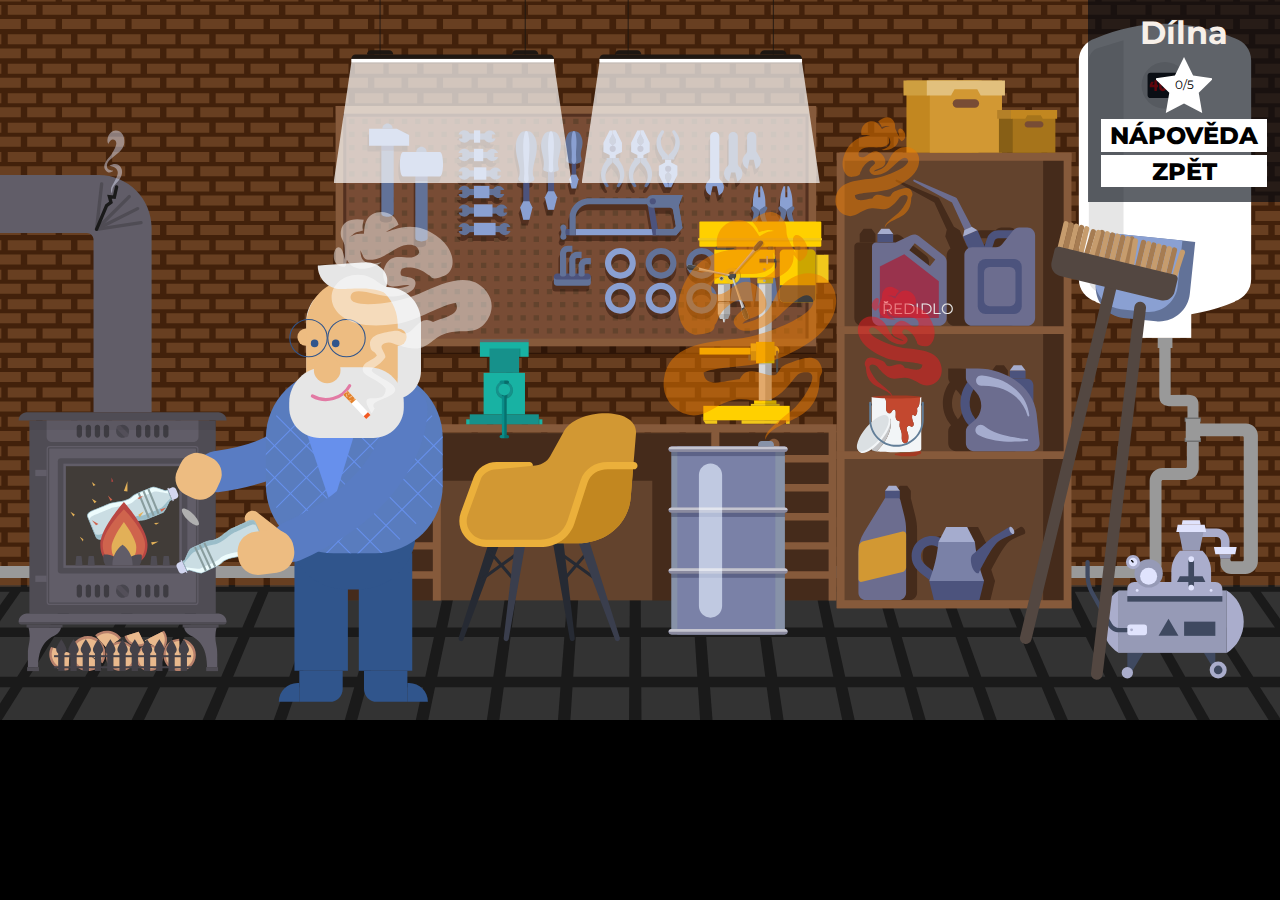
<file: dilna.html>
<!DOCTYPE html>
<html lang="en">
  <head>
    <meta charset="UTF-8" />
    <meta http-equiv="X-UA-Compatible" content="IE=edge" />
    <meta name="viewport" content="width=device-width, initial-scale=1.0"> 
    <title>Dílna</title>
    <link rel="stylesheet" href="style.css" />
    <link rel="stylesheet" href="dilna.css" />
    <script src="index.js" type="module"></script>
    <script src="dilna.js" type="module"></script>
    <link rel="preconnect" href="https://fonts.googleapis.com">
    <link rel="preconnect" href="https://fonts.gstatic.com" crossorigin>
    <link href="https://fonts.googleapis.com/css2?family=Open+Sans&display=swap" rel="stylesheet">
  </head>
  <body>

    <div class="otoc"> <p>otočte své zařízení</p> </div>
  
  

    <div class="screen">
      
      <div class="popisek ">
    
              <h2>Dílna</h2>
              <div class="popisek--star">
                <span class="star--counter">
            <a id="clicks">0</a>/5 </span>
                  
            </div>
            <button class="button--style"id="di-hint">Nápověda</button>
            <button class="button--style" id="zmiz"><a href="index.html"> zpět </a></button>
            <button class="button--style " id="gohome"> <a href="index.html"><p> Hotovo!!! </p>
           
            </a></button>
            
        </div>

        <button id="gohome"> <a href="#" id="koupelna-done"> Přejdi na stránku</a></button>

      <div class="kuchyne--svg col-12 ">
        <svg xmlns="http://www.w3.org/2000/svg" xmlns:xlink="http://www.w3.org/1999/xlink" viewBox="0 0 3840 2160">
            <defs>
              <style>
                .cls-1, .cls-2, .cls-3, .cls-4, .cls-5, .cls-6, .cls-7, .cls-8, .cls-9, .cls-10, .cls-11, .cls-12, .cls-13, .cls-14, .cls-15 {
                  fill: none;
                }
          
                .cls-16 {
                  fill: #66462e;
                }
          
                .cls-16, .cls-17, .cls-18, .cls-19, .cls-20, .cls-21 {
                  opacity: .5;
                }
          
                .cls-16, .cls-22 {
                  mix-blend-mode: screen;
                }
          
                .cls-23 {
                  filter: url(#luminosity-noclip-4);
                }
          
                .cls-2 {
                  stroke: #597cc3;
                  stroke-width: 123.26px;
                }
          
                .cls-2, .cls-3, .cls-4, .cls-5, .cls-6, .cls-7, .cls-8, .cls-9, .cls-10, .cls-11, .cls-12, .cls-13, .cls-14, .cls-15 {
                  stroke-miterlimit: 10;
                }
          
                .cls-2, .cls-7, .cls-8, .cls-9, .cls-10, .cls-11, .cls-12, .cls-13, .cls-14 {
                  stroke-linecap: round;
                }
          
                .cls-24 {
                  clip-path: url(#clippath);
                }
          
                .cls-25 {
                  mask: url(#mask);
                }
          
                .cls-26 {
                  filter: url(#luminosity-noclip-2);
                }
          
                .cls-27 {
                  fill: #f2f5f7;
                }
          
                .cls-28 {
                  fill: #f15a24;
                }
          
                .cls-29 {
                  fill: #f1c81c;
                }
          
                .cls-30 {
                  fill: #ebb03b;
                }
          
                .cls-31, .cls-32, .cls-33 {
                  fill: #e6e6e6;
                }
          
                .cls-34 {
                  fill: #e3e3e3;
                }
          
                .cls-35 {
                  fill: #e9b98d;
                }
          
                .cls-36 {
                  fill: #edfcfd;
                }
          
                .cls-37, .cls-38, .cls-39, .cls-21, .cls-40 {
                  fill: #fff;
                }
          
                .cls-41 {
                  fill: #ffd000;
                }
          
                .cls-42 {
                  fill: red;
                }
          
                .cls-43 {
                  fill: #edbc81;
                }
          
                .cls-44, .cls-45 {
                  fill: #6790ec;
                }
          
                .cls-46 {
                  fill: #969ab6;
                }
          
                .cls-47 {
                  fill: #6c6d8f;
                }
          
                .cls-48, .cls-49 {
                  fill: #999;
                }
          
                .cls-50 {
                  fill: #99334d;
                }
          
                .cls-51 {
                  fill: #875f16;
                }
          
                .cls-52 {
                  fill: #8a8a9f;
                }
          
                .cls-53 {
                  fill: #8aa0d2;
                }
          
                .cls-54 {
                  fill: #b48028;
                }
          
                .cls-55 {
                  fill: #c28720;
                }
          
                .cls-56 {
                  fill: #c3482f;
                }
          
                .cls-57 {
                  fill: #c1dee1;
                }
          
                .cls-58 {
                  fill: #666;
                }
          
                .cls-59 {
                  fill: #333;
                }
          
                .cls-60 {
                  fill: #b8806b;
                }
          
                .cls-61 {
                  fill: #b94743;
                }
          
                .cls-62 {
                  fill: #865a3b;
                }
          
                .cls-63 {
                  fill: #ce9f40;
                }
          
                .cls-64 {
                  fill: #cf644d;
                }
          
                .cls-65 {
                  fill: #a6741b;
                }
          
                .cls-66 {
                  fill: #a7c4fc;
                }
          
                .cls-67 {
                  fill: #b0b0b0;
                }
          
                .cls-68 {
                  fill: #a5acce;
                }
          
                .cls-69 {
                  fill: #aaadcc;
                }
          
                .cls-70 {
                  fill: #a4a4a4;
                }
          
                .cls-71 {
                  fill: #bdbdbd;
                }
          
                .cls-72 {
                  fill: #d2d6f0;
                }
          
                .cls-73 {
                  fill: #d29833;
                }
          
                .cls-74 {
                  fill: #e3822c;
                }
          
                .cls-75 {
                  fill: #c4c5c7;
                }
          
                .cls-76 {
                  fill: #dbe0e3;
                }
          
                .cls-77 {
                  fill: #cadde3;
                }
          
                .cls-78 {
                  fill: #d7d7d7;
                }
          
                .cls-79 {
                  fill: #e2c07d;
                }
          
                .cls-80 {
                  fill: #e2b058;
                }
          
                .cls-81 {
                  fill: #e0e3fd;
                }
          
                .cls-82 {
                  fill: #16918b;
                }
          
                .cls-83 {
                  fill: #1e1712;
                }
          
                .cls-84 {
                  fill: #0b8986;
                }
          
                .cls-85 {
                  fill: #098e8a;
                }
          
                .cls-86 {
                  fill: #42210b;
                }
          
                .cls-87 {
                  fill: #413c38;
                }
          
                .cls-88 {
                  fill: #444148;
                }
          
                .cls-89 {
                  fill: #3e3c42;
                }
          
                .cls-90 {
                  fill: #3f4960;
                }
          
                .cls-91 {
                  fill: #18b2a3;
                }
          
                .cls-92 {
                  fill: #1a1a1a;
                }
          
                .cls-93 {
                  fill: #717171;
                }
          
                .cls-94 {
                  fill: #a43922;
                }
          
                .cls-95, .cls-22 {
                  fill: #8792a8;
                }
          
                .cls-96 {
                  fill: #9abdc9;
                }
          
                .cls-97 {
                  fill: #6364a2;
                }
          
                .cls-98, .cls-18 {
                  fill: #63432d;
                }
          
                .cls-99 {
                  fill: #597cbe;
                }
          
                .cls-100 {
                  fill: #48464e;
                }
          
                .cls-101 {
                  fill: #30558c;
                }
          
                .cls-102 {
                  fill: #3a3e4d;
                }
          
                .cls-103 {
                  fill: #3b3c46;
                }
          
                .cls-104 {
                  fill: #262a33;
                }
          
                .cls-105 {
                  fill: #394450;
                }
          
                .cls-106 {
                  fill: #4c537d;
                }
          
                .cls-107 {
                  fill: #627298;
                }
          
                .cls-108 {
                  fill: #627e98;
                }
          
                .cls-109 {
                  fill: #534f59;
                }
          
                .cls-110 {
                  fill: #534741;
                }
          
                .cls-111 {
                  fill: #615d68;
                }
          
                .cls-112 {
                  fill: #4f4c54;
                }
          
                .cls-113 {
                  fill: #784c35;
                }
          
                .cls-114 {
                  fill: #7a81a7;
                }
          
                .cls-115 {
                  fill: #4d4d4d;
                }
          
                .cls-32 {
                  font-family: Cubano-Regular, Cubano;
                  font-size: 44.34px;
                }
          
                .cls-3 {
                  stroke-width: 6.16px;
                }
          
                .cls-3, .cls-4 {
                  stroke: #899d9e;
                }
          
                .cls-4 {
                  stroke-width: 6.32px;
                }
          
                .cls-116 {
                  fill: url(#linear-gradient-3);
                }
          
                .cls-116, .cls-117, .cls-17, .cls-18, .cls-118 {
                  mix-blend-mode: multiply;
                }
          
                .cls-117 {
                  fill: #f1f1f1;
                }
          
                .cls-5 {
                  stroke: #6790ec;
                }
          
                .cls-5, .cls-6 {
                  stroke-width: 3.21px;
                }
          
                .cls-6, .cls-15 {
                  stroke: #30558c;
                }
          
                .cls-7 {
                  stroke: #a67c52;
                }
          
                .cls-7, .cls-8 {
                  stroke-width: 15.86px;
                }
          
                .cls-8 {
                  stroke: #c69c6d;
                }
          
                .cls-9 {
                  stroke-width: 4.77px;
                }
          
                .cls-9, .cls-11 {
                  stroke: #d09f70;
                }
          
                .cls-17 {
                  fill: #81839e;
                }
          
                .cls-10 {
                  stroke: #534741;
                  stroke-width: 35.24px;
                }
          
                .cls-119 {
                  fill: #e3e6fd;
                }
          
                .cls-119, .cls-38, .cls-19, .cls-20, .cls-49, .cls-39, .cls-33 {
                  fill-rule: evenodd;
                }
          
                .cls-119, .cls-38, .cls-40 {
                  opacity: .46;
                }
          
                .cls-19 {
                  fill: #ee7c00;
                }
          
                .cls-20 {
                  fill: #ed1c24;
                }
          
                .cls-11 {
                  stroke-width: 6.41px;
                }
          
                .cls-120 {
                  opacity: .2;
                }
          
                .cls-118 {
                  fill: url(#linear-gradient);
                }
          
                .cls-12 {
                  stroke: #4f4c54;
                }
          
                .cls-12, .cls-13 {
                  stroke-width: 10px;
                }
          
                .cls-13 {
                  stroke: #1a1a1a;
                }
          
                .cls-121 {
                  fill: url(#linear-gradient-2);
                }
          
                .cls-121, .cls-122 {
                  opacity: .7;
                }
          
                .cls-121, .cls-122, .cls-21 {
                  mix-blend-mode: overlay;
                }
          
                .cls-122 {
                  fill: url(#linear-gradient-4);
                }
          
                .cls-14 {
                  stroke: #e27aa4;
                  stroke-width: 9.62px;
                }
          
                .cls-123 {
                  isolation: isolate;
                }
          
                .cls-15 {
                  stroke-width: 160.3px;
                }
          
                .cls-124 {
                  mask: url(#mask-3);
                }
          
                .cls-125 {
                  mask: url(#mask-2);
                }
          
                .cls-126 {
                  mask: url(#mask-1);
                }
          
                .cls-45 {
                  opacity: .3;
                }
              </style>
              <filter id="luminosity-noclip-2" data-name="luminosity-noclip" x="1000.65" y="188.42" width="714.51" height="361.41" color-interpolation-filters="sRGB" filterUnits="userSpaceOnUse">
                <feFlood flood-color="#fff" result="bg"/>
                <feBlend in="SourceGraphic" in2="bg"/>
              </filter>
              <filter id="luminosity-noclip-3" x="9982.43" y="-9350.81" width="-32766" height="32766" color-interpolation-filters="sRGB" filterUnits="userSpaceOnUse">
                <feFlood flood-color="#fff" result="bg"/>
                <feBlend in="SourceGraphic" in2="bg"/>
              </filter>
              <mask id="mask-1" x="9982.43" y="-9350.81" width="-32766" height="32766" maskUnits="userSpaceOnUse"/>
              <linearGradient id="linear-gradient" x1="1357.9" y1="188.42" x2="1357.9" y2="536.04" gradientUnits="userSpaceOnUse">
                <stop offset="0" stop-color="#fff"/>
                <stop offset="1" stop-color="#000"/>
              </linearGradient>
              <mask id="mask" x="1000.65" y="188.42" width="714.51" height="361.41" maskUnits="userSpaceOnUse">
                <g class="cls-26">
                  <g class="cls-126">
                    <polygon class="cls-118" points="1715.15 549.82 1000.65 549.82 1053.9 188.42 1661.9 188.42 1715.15 549.82"/>
                  </g>
                </g>
              </mask>
              <linearGradient id="linear-gradient-2" x1="1357.9" y1="188.42" x2="1357.9" y2="536.04" gradientUnits="userSpaceOnUse">
                <stop offset="0" stop-color="#fff"/>
                <stop offset="1" stop-color="#fff"/>
              </linearGradient>
              <filter id="luminosity-noclip-4" x="1744.94" y="188.42" width="714.51" height="361.41" color-interpolation-filters="sRGB" filterUnits="userSpaceOnUse">
                <feFlood flood-color="#fff" result="bg"/>
                <feBlend in="SourceGraphic" in2="bg"/>
              </filter>
              <filter id="luminosity-noclip-5" x="9982.43" y="-9350.81" width="-32766" height="32766" color-interpolation-filters="sRGB" filterUnits="userSpaceOnUse">
                <feFlood flood-color="#fff" result="bg"/>
                <feBlend in="SourceGraphic" in2="bg"/>
              </filter>
              <mask id="mask-3" x="9982.43" y="-9350.81" width="-32766" height="32766" maskUnits="userSpaceOnUse"/>
              <linearGradient id="linear-gradient-3" x1="2102.19" x2="2102.19" xlink:href="#linear-gradient"/>
              <mask id="mask-2" x="1744.94" y="188.42" width="714.51" height="361.41" maskUnits="userSpaceOnUse">
                <g class="cls-23">
                  <g class="cls-124">
                    <polygon class="cls-116" points="2459.44 549.82 1744.94 549.82 1798.19 188.42 2406.19 188.42 2459.44 549.82"/>
                  </g>
                </g>
              </mask>
              <linearGradient id="linear-gradient-4" x1="2102.19" x2="2102.19" xlink:href="#linear-gradient-2"/>
              <clipPath id="clippath">
                <rect class="cls-1" x="797.33" y="1110.57" width="530.49" height="549.05" rx="202.7" ry="202.7"/>
              </clipPath>
            </defs>
            <g class="cls-123">
              <g id="Vrstva_1" data-name="Vrstva 1">
                <g id="mistnost">
                  <g>
                    <polygon class="cls-92" points="4396.46 2227.9 -564.17 2227.9 -185.81 1754.74 4014.91 1754.74 4396.46 2227.9"/>
                    <g>
                      <polygon class="cls-59" points="-47.47 1882.76 -207.18 1882.76 -124.26 1775.09 29.18 1775.09 -47.47 1882.76"/>
                      <polygon class="cls-59" points="146.15 1882.76 -13.56 1882.76 61.77 1775.09 215.21 1775.09 146.15 1882.76"/>
                      <polygon class="cls-59" points="339.78 1882.76 180.07 1882.76 247.8 1775.09 401.24 1775.09 339.78 1882.76"/>
                      <polygon class="cls-59" points="533.4 1882.76 373.69 1882.76 433.82 1775.09 587.26 1775.09 533.4 1882.76"/>
                      <polygon class="cls-59" points="727.03 1882.76 567.32 1882.76 619.85 1775.09 773.29 1775.09 727.03 1882.76"/>
                      <polygon class="cls-59" points="920.65 1882.76 760.95 1882.76 805.87 1775.09 959.31 1775.09 920.65 1882.76"/>
                      <polygon class="cls-59" points="1114.28 1882.76 954.57 1882.76 991.9 1775.09 1145.34 1775.09 1114.28 1882.76"/>
                      <polygon class="cls-59" points="1307.9 1882.76 1148.2 1882.76 1177.93 1775.09 1331.37 1775.09 1307.9 1882.76"/>
                      <polygon class="cls-59" points="1501.53 1882.76 1341.82 1882.76 1363.95 1775.09 1517.39 1775.09 1501.53 1882.76"/>
                      <polygon class="cls-59" points="1695.16 1882.76 1535.45 1882.76 1549.98 1775.09 1703.42 1775.09 1695.16 1882.76"/>
                      <polygon class="cls-59" points="1888.78 1882.76 1729.07 1882.76 1736.01 1775.09 1889.45 1775.09 1888.78 1882.76"/>
                      <polygon class="cls-59" points="2082.41 1882.76 1922.7 1882.76 1922.03 1775.09 2075.47 1775.09 2082.41 1882.76"/>
                      <polygon class="cls-59" points="2276.03 1882.76 2116.32 1882.76 2108.06 1775.09 2261.5 1775.09 2276.03 1882.76"/>
                      <polygon class="cls-59" points="2469.66 1882.76 2309.95 1882.76 2294.09 1775.09 2447.53 1775.09 2469.66 1882.76"/>
                      <polygon class="cls-59" points="2663.28 1882.76 2503.58 1882.76 2480.11 1775.09 2633.55 1775.09 2663.28 1882.76"/>
                      <polygon class="cls-59" points="2856.91 1882.76 2697.2 1882.76 2666.14 1775.09 2819.58 1775.09 2856.91 1882.76"/>
                      <polygon class="cls-59" points="3050.53 1882.76 2890.83 1882.76 2852.17 1775.09 3005.61 1775.09 3050.53 1882.76"/>
                      <polygon class="cls-59" points="3244.16 1882.76 3084.45 1882.76 3038.19 1775.09 3191.63 1775.09 3244.16 1882.76"/>
                      <polygon class="cls-59" points="3437.79 1882.76 3278.08 1882.76 3224.22 1775.09 3377.66 1775.09 3437.79 1882.76"/>
                      <polygon class="cls-59" points="3631.41 1882.76 3471.7 1882.76 3410.24 1775.09 3563.68 1775.09 3631.41 1882.76"/>
                      <polygon class="cls-59" points="3825.04 1882.76 3665.33 1882.76 3596.27 1775.09 3749.71 1775.09 3825.04 1882.76"/>
                      <polygon class="cls-59" points="4018.66 1882.76 3858.95 1882.76 3782.3 1775.09 3935.74 1775.09 4018.66 1882.76"/>
                    </g>
                    <g>
                      <polygon class="cls-59" points="51.62 2030.17 -116.67 2030.17 -33.21 1910.86 128.13 1910.86 51.62 2030.17"/>
                      <polygon class="cls-59" points="255.65 2030.17 87.36 2030.17 162.4 1910.86 323.74 1910.86 255.65 2030.17"/>
                      <polygon class="cls-59" points="459.67 2030.17 291.38 2030.17 358.01 1910.86 519.35 1910.86 459.67 2030.17"/>
                      <polygon class="cls-59" points="663.7 2030.17 495.41 2030.17 553.61 1910.86 714.96 1910.86 663.7 2030.17"/>
                      <polygon class="cls-59" points="867.73 2030.17 699.44 2030.17 749.22 1910.86 910.57 1910.86 867.73 2030.17"/>
                      <polygon class="cls-59" points="1071.76 2030.17 903.47 2030.17 944.83 1910.86 1106.17 1910.86 1071.76 2030.17"/>
                      <polygon class="cls-59" points="1275.79 2030.17 1107.5 2030.17 1140.44 1910.86 1301.78 1910.86 1275.79 2030.17"/>
                      <polygon class="cls-59" points="1479.81 2030.17 1311.53 2030.17 1336.05 1910.86 1497.39 1910.86 1479.81 2030.17"/>
                      <polygon class="cls-59" points="1683.84 2030.17 1515.55 2030.17 1531.66 1910.86 1693 1910.86 1683.84 2030.17"/>
                      <polygon class="cls-59" points="1887.87 2030.17 1719.58 2030.17 1727.26 1910.86 1888.61 1910.86 1887.87 2030.17"/>
                      <polygon class="cls-59" points="2091.9 2030.17 1923.61 2030.17 1922.87 1910.86 2084.22 1910.86 2091.9 2030.17"/>
                      <polygon class="cls-59" points="2295.93 2030.17 2127.64 2030.17 2118.48 1910.86 2279.82 1910.86 2295.93 2030.17"/>
                      <polygon class="cls-59" points="2499.95 2030.17 2331.67 2030.17 2314.09 1910.86 2475.43 1910.86 2499.95 2030.17"/>
                      <polygon class="cls-59" points="2703.98 2030.17 2535.69 2030.17 2509.7 1910.86 2671.04 1910.86 2703.98 2030.17"/>
                      <polygon class="cls-59" points="2908.01 2030.17 2739.72 2030.17 2705.31 1910.86 2866.65 1910.86 2908.01 2030.17"/>
                      <polygon class="cls-59" points="3112.04 2030.17 2943.75 2030.17 2900.91 1910.86 3062.26 1910.86 3112.04 2030.17"/>
                      <polygon class="cls-59" points="3316.07 2030.17 3147.78 2030.17 3096.52 1910.86 3257.87 1910.86 3316.07 2030.17"/>
                      <polygon class="cls-59" points="3520.1 2030.17 3351.81 2030.17 3292.13 1910.86 3453.47 1910.86 3520.1 2030.17"/>
                      <polygon class="cls-59" points="3724.12 2030.17 3555.83 2030.17 3487.74 1910.86 3649.08 1910.86 3724.12 2030.17"/>
                      <polygon class="cls-59" points="3928.15 2030.17 3759.86 2030.17 3683.35 1910.86 3844.69 1910.86 3928.15 2030.17"/>
                    </g>
                    <g>
                      <polygon class="cls-59" points="-53.65 2194.31 -231.49 2194.31 -138.51 2061.38 31.6 2061.38 -53.65 2194.31"/>
                      <polygon class="cls-59" points="161.96 2194.31 -15.88 2194.31 67.72 2061.38 237.83 2061.38 161.96 2194.31"/>
                      <polygon class="cls-59" points="377.57 2194.31 199.73 2194.31 273.96 2061.38 444.06 2061.38 377.57 2194.31"/>
                      <polygon class="cls-59" points="593.18 2194.31 415.34 2194.31 480.19 2061.38 650.29 2061.38 593.18 2194.31"/>
                      <polygon class="cls-59" points="808.8 2194.31 630.95 2194.31 686.42 2061.38 856.52 2061.38 808.8 2194.31"/>
                      <polygon class="cls-59" points="1024.41 2194.31 846.56 2194.31 892.65 2061.38 1062.75 2061.38 1024.41 2194.31"/>
                      <polygon class="cls-59" points="1240.02 2194.31 1062.18 2194.31 1098.88 2061.38 1268.98 2061.38 1240.02 2194.31"/>
                      <polygon class="cls-59" points="1455.63 2194.31 1277.79 2194.31 1305.11 2061.38 1475.22 2061.38 1455.63 2194.31"/>
                      <polygon class="cls-59" points="1671.24 2194.31 1493.4 2194.31 1511.34 2061.38 1681.45 2061.38 1671.24 2194.31"/>
                      <polygon class="cls-59" points="1886.86 2194.31 1709.01 2194.31 1717.57 2061.38 1887.68 2061.38 1886.86 2194.31"/>
                      <polygon class="cls-59" points="2102.47 2194.31 1924.62 2194.31 1923.8 2061.38 2093.91 2061.38 2102.47 2194.31"/>
                      <polygon class="cls-59" points="2318.08 2194.31 2140.24 2194.31 2130.03 2061.38 2300.14 2061.38 2318.08 2194.31"/>
                      <polygon class="cls-59" points="2533.69 2194.31 2355.85 2194.31 2336.26 2061.38 2506.37 2061.38 2533.69 2194.31"/>
                      <polygon class="cls-59" points="2749.3 2194.31 2571.46 2194.31 2542.5 2061.38 2712.6 2061.38 2749.3 2194.31"/>
                      <polygon class="cls-59" points="2964.92 2194.31 2787.07 2194.31 2748.73 2061.38 2918.83 2061.38 2964.92 2194.31"/>
                      <polygon class="cls-59" points="3180.53 2194.31 3002.68 2194.31 2954.96 2061.38 3125.06 2061.38 3180.53 2194.31"/>
                      <polygon class="cls-59" points="3396.14 2194.31 3218.3 2194.31 3161.19 2061.38 3331.29 2061.38 3396.14 2194.31"/>
                      <polygon class="cls-59" points="3611.75 2194.31 3433.91 2194.31 3367.42 2061.38 3537.52 2061.38 3611.75 2194.31"/>
                      <polygon class="cls-59" points="3827.36 2194.31 3649.52 2194.31 3573.65 2061.38 3743.76 2061.38 3827.36 2194.31"/>
                      <polygon class="cls-59" points="4042.97 2194.31 3865.13 2194.31 3779.88 2061.38 3949.99 2061.38 4042.97 2194.31"/>
                    </g>
                  </g>
                  <rect class="cls-86" x="-22.91" width="3862.91" height="1755.36"/>
                  <g>
                    <path class="cls-16" d="M3719.65,1322.72h85.29v-29.92h-85.29v29.92Zm131.48-160.45h-85.29v29.92h85.29v-29.92Zm0,264.75h-85.29v29.92h85.29v-29.92Zm0-176.5h-85.29v29.92h85.29v-29.92Zm-131.48,160.45h85.29v-29.92h-85.29v29.92Zm131.48-72.2h-85.29v29.92h85.29v-29.92Zm-131.48-104.31h85.29v-29.92h-85.29v29.92Zm0-264.76h85.29v-29.92h-85.29v29.92Zm131.48,16.06h-85.29v29.92h85.29v-29.92Zm0,88.25h-85.29v29.92h85.29v-29.92Zm-131.48,72.19h85.29v-29.92h-85.29v29.92Zm0-88.25h85.29v-29.92h-85.29v29.92Zm131.48-160.45h-85.29v29.92h85.29v-29.92Zm-131.48,601.71h85.29v-29.92h-85.29v29.92Zm131.48,10.28h-85.29v29.92h85.29v-29.92Zm-131.48,72.2h85.29v-29.92h-85.29v29.92Zm131.48,16.06h-85.29v29.92h85.29v-29.92Zm-85.29,118.17h85.29v-29.92h-85.29v29.92Zm-46.19-45.98h85.29v-29.92h-85.29v29.92Zm104.52,0h85.29v-29.92h-85.29v29.92Zm-104.52-1494.85h85.29v-29.92h-85.29v29.92Zm131.48-72.2h-85.29v29.92h85.29v-29.92Zm-131.48-16.06h85.29v-29.92h-85.29v29.92Zm0,176.5h85.29v-29.92h-85.29v29.92ZM3851.12,14.66h-85.29v29.92h85.29V14.66Zm0,176.5h-85.29v29.92h85.29v-29.92ZM3719.65,4.37h85.29V-25.55h-85.29V4.37Zm131.48,275.39h-85.29v29.92h85.29v-29.92Zm-131.48,248.7h85.29v-29.92h-85.29v29.92Zm131.48,192.56h-85.29v29.92h85.29v-29.92Zm-131.48-16.06h85.29v-29.92h-85.29v29.92Zm131.48-72.2h-85.29v29.92h85.29v-29.92Zm0,176.5h-85.29v29.92h85.29v-29.92Zm-131.48-192.56h85.29v-29.92h-85.29v29.92Zm0,176.5h85.29v-29.92h-85.29v29.92Zm131.48-336.95h-85.29v29.92h85.29v-29.92Zm-131.48-16.06h85.29v-29.92h-85.29v29.92Zm131.48-72.2h-85.29v29.92h85.29v-29.92Zm-131.48-16.06h85.29v-29.92h-85.29v29.92Zm131.48,192.56h-85.29v29.92h85.29v-29.92Zm-131.48,336.95h85.29v-29.92h-85.29v29.92Zm104.52,176.5h85.29v-29.92h-85.29v29.92Zm0-706.01h85.29v-29.92h-85.29v29.92Zm0,88.25h85.29v-29.92h-85.29v29.92Zm0,88.25h85.29v-29.92h-85.29v29.92Zm0,88.25h85.29v-29.92h-85.29v29.92Zm0-529.85h85.29v-29.92h-85.29v29.92Zm0,1494.85h85.29v-29.92h-85.29v29.92Zm0-1318.35h85.29v-29.92h-85.29v29.92Zm0,882.86h85.29v-29.92h-85.29v29.92Zm0-176.5h85.29v-29.92h-85.29v29.92Zm0-264.75h85.29v-29.92h-85.29v29.92Zm0,176.5h85.29v-29.92h-85.29v29.92Zm0-88.25h85.29v-29.92h-85.29v29.92Zm0,441.26h85.29v-29.92h-85.29v29.92Zm0,88.25h85.29v-29.92h-85.29v29.92Zm0,176.5h85.29v-29.92h-85.29v29.92Zm0-88.25h85.29v-29.92h-85.29v29.92Zm0-1406.6h85.29V-25.55h-85.29V4.37Zm0,170.73h85.29v-29.92h-85.29v29.92Zm-77.57,1422.66h-85.28v29.92h85.28v-29.92Zm0-88.25h-85.28v29.92h85.28v-29.92Zm0,176.5h-85.28v29.92h85.28v-29.92Zm162.86,42.27h-85.29v31.73h85.29v-31.73Zm-104.52,0h-85.29v31.73h85.29v-31.73Zm-58.33-301.26h-85.28v29.92h85.28v-29.92Zm0-617.76h-85.28v29.92h85.28v-29.92Zm0-618.11h-85.28v29.92h85.28v-29.92Zm0-88.25h-85.28v29.92h85.28v-29.92Zm0-88.25h-85.28v29.92h85.28V14.66Zm0,265.1h-85.28v29.92h85.28v-29.92Zm0,794.27h-85.28v29.92h85.28v-29.92Zm0-88.25h-85.28v29.92h85.28v-29.92Zm0-88.25h-85.28v29.92h85.28v-29.92Zm0,441.26h-85.28v29.92h85.28v-29.92Zm0-176.5h-85.28v29.92h85.28v-29.92Zm0,88.25h-85.28v29.92h85.28v-29.92Zm0-794.27h-85.28v29.92h85.28v-29.92Zm0-88.25h-85.28v29.92h85.28v-29.92Zm0,264.75h-85.28v29.92h85.28v-29.92Zm0-88.25h-85.28v29.92h85.28v-29.92Zm0,176.5h-85.28v29.92h85.28v-29.92Z"/>
                    <path class="cls-16" d="M3095.89,1322.72h85.29v-29.92h-85.29v29.92Zm131.48-160.45h-85.29v29.92h85.29v-29.92Zm0,264.75h-85.29v29.92h85.29v-29.92Zm0-176.5h-85.29v29.92h85.29v-29.92Zm-131.48,160.45h85.29v-29.92h-85.29v29.92Zm131.48-72.2h-85.29v29.92h85.29v-29.92Zm-131.48-104.31h85.29v-29.92h-85.29v29.92Zm0-264.76h85.29v-29.92h-85.29v29.92Zm131.48,16.06h-85.29v29.92h85.29v-29.92Zm0,88.25h-85.29v29.92h85.29v-29.92Zm-131.48,72.19h85.29v-29.92h-85.29v29.92Zm0-88.25h85.29v-29.92h-85.29v29.92Zm131.48-160.45h-85.29v29.92h85.29v-29.92Zm-131.48,601.71h85.29v-29.92h-85.29v29.92Zm255.24,216.71h85.29v-29.92h-85.29v29.92Zm-104.52,0h85.29v-29.92h-85.29v29.92Zm58.33-45.98h85.29v-29.92h-85.29v29.92Zm46.19-42.27h85.29v-29.92h-85.29v29.92Zm-46.19-45.98h85.29v-29.92h-85.29v29.92Zm-58.33,45.98h85.29v-29.92h-85.29v29.92Zm-19.24-118.17h-85.29v29.92h85.29v-29.92Zm-131.48,72.2h85.29v-29.92h-85.29v29.92Zm131.48,16.06h-85.29v29.92h85.29v-29.92Zm-85.29,118.17h85.29v-29.92h-85.29v29.92Zm-46.19-45.98h85.29v-29.92h-85.29v29.92Zm104.52,0h85.29v-29.92h-85.29v29.92Zm-104.52-1494.85h85.29v-29.92h-85.29v29.92Zm131.48-72.2h-85.29v29.92h85.29v-29.92Zm-131.48-16.06h85.29v-29.92h-85.29v29.92Zm0,176.5h85.29v-29.92h-85.29v29.92ZM3227.37,14.66h-85.29v29.92h85.29V14.66Zm0,176.5h-85.29v29.92h85.29v-29.92ZM3095.89,4.37h85.29V-25.55h-85.29V4.37Zm131.48,275.39h-85.29v29.92h85.29v-29.92Zm-131.48,248.7h85.29v-29.92h-85.29v29.92Zm131.48,192.56h-85.29v29.92h85.29v-29.92Zm-131.48-16.06h85.29v-29.92h-85.29v29.92Zm131.48-72.2h-85.29v29.92h85.29v-29.92Zm0,176.5h-85.29v29.92h85.29v-29.92Zm-131.48-192.56h85.29v-29.92h-85.29v29.92Zm0,176.5h85.29v-29.92h-85.29v29.92Zm131.48-336.95h-85.29v29.92h85.29v-29.92Zm-131.48-16.06h85.29v-29.92h-85.29v29.92Zm131.48-72.2h-85.29v29.92h85.29v-29.92Zm-131.48-16.06h85.29v-29.92h-85.29v29.92Zm131.48,192.56h-85.29v29.92h85.29v-29.92Zm-131.48,336.95h85.29v-29.92h-85.29v29.92Zm104.52,176.5h85.29v-29.92h-85.29v29.92Zm0-706.01h85.29v-29.92h-85.29v29.92Zm131.48,16.06h-85.29v29.92h85.29v-29.92Zm0,88.25h-85.29v29.92h85.29v-29.92Zm-131.48-16.06h85.29v-29.92h-85.29v29.92Zm0,88.25h85.29v-29.92h-85.29v29.92Zm131.48,16.06h-85.29v29.92h85.29v-29.92Zm0-441.6h-85.29v29.92h85.29v-29.92Zm-131.48,513.8h85.29v-29.92h-85.29v29.92Zm131.48,545.57h-85.29v29.92h85.29v-29.92ZM3200.41,86.85h85.29v-29.92h-85.29v29.92Zm0,1494.85h85.29v-29.92h-85.29v29.92Zm0-1318.35h85.29v-29.92h-85.29v29.92ZM3331.89,14.66h-85.29v29.92h85.29V14.66Zm0,176.5h-85.29v29.92h85.29v-29.92Zm0,794.61h-85.29v29.92h85.29v-29.92Zm0-353.01h-85.29v29.92h85.29v-29.92Zm-131.48,513.45h85.29v-29.92h-85.29v29.92Zm131.48-72.19h-85.29v29.92h85.29v-29.92Zm0-176.5h-85.29v29.92h85.29v-29.92Zm-131.48,72.2h85.29v-29.92h-85.29v29.92Zm0-264.75h85.29v-29.92h-85.29v29.92Zm131.48,16.06h-85.29v29.92h85.29v-29.92Zm-131.48,160.45h85.29v-29.92h-85.29v29.92Zm131.48-72.2h-85.29v29.92h85.29v-29.92Zm-131.48-16.06h85.29v-29.92h-85.29v29.92Zm131.48-513.45h-85.29v29.92h85.29v-29.92Zm-131.48,954.71h85.29v-29.92h-85.29v29.92Zm131.48,16.06h-85.29v29.92h85.29v-29.92Zm-131.48,72.2h85.29v-29.92h-85.29v29.92Zm131.48,16.06h-85.29v29.92h85.29v-29.92Zm0,170.73h-85.29v29.92h85.29v-29.92Zm-131.48-10.28h85.29v-29.92h-85.29v29.92Zm131.48-72.2h-85.29v29.92h85.29v-29.92Zm-131.48-16.06h85.29v-29.92h-85.29v29.92Zm0-1406.6h85.29V-25.55h-85.29V4.37Zm0,170.73h85.29v-29.92h-85.29v29.92Zm104.52,1324.12h85.29v-29.92h-85.29v29.92Zm131.48,10.28h-85.29v29.92h85.29v-29.92Zm-313.57,88.25h-85.28v29.92h85.28v-29.92Zm0-88.25h-85.28v29.92h85.28v-29.92Zm0,176.5h-85.28v29.92h85.28v-29.92Zm162.86,42.27h-85.29v31.73h85.29v-31.73Zm104.52,0h-85.29v31.73h85.29v-31.73Zm-209.05,0h-85.29v31.73h85.29v-31.73Zm255.24-654.26h-85.29v29.92h85.29v-29.92Zm-313.57,353.01h-85.28v29.92h85.28v-29.92Zm313.57,0h-85.29v29.92h85.29v-29.92Zm-131.48-369.06h85.29v-29.92h-85.29v29.92Zm131.48,104.31h-85.29v29.92h85.29v-29.92Zm0-176.5h-85.29v29.92h85.29v-29.92Zm-131.48-16.06h85.29v-29.92h-85.29v29.92Zm0,176.5h85.29v-29.92h-85.29v29.92Zm0,264.76h85.29v-29.92h-85.29v29.92Zm131.48-72.2h-85.29v29.92h85.29v-29.92Zm0-88.25h-85.29v29.92h85.29v-29.92Zm-131.48,72.2h85.29v-29.92h-85.29v29.92Zm0-88.25h85.29v-29.92h-85.29v29.92Zm-182.09-425.2h-85.28v29.92h85.28v-29.92Zm0-618.11h-85.28v29.92h85.28v-29.92Zm0-88.25h-85.28v29.92h85.28v-29.92Zm0-88.25h-85.28v29.92h85.28V14.66Zm0,265.1h-85.28v29.92h85.28v-29.92Zm0,794.27h-85.28v29.92h85.28v-29.92Zm0-88.25h-85.28v29.92h85.28v-29.92Zm0-88.25h-85.28v29.92h85.28v-29.92Zm0,441.26h-85.28v29.92h85.28v-29.92Zm313.57-441.26h-85.29v29.92h85.29v-29.92Zm-313.57,264.76h-85.28v29.92h85.28v-29.92Zm0,88.25h-85.28v29.92h85.28v-29.92Zm0-794.27h-85.28v29.92h85.28v-29.92Zm0-88.25h-85.28v29.92h85.28v-29.92Zm0,264.75h-85.28v29.92h85.28v-29.92Zm0-88.25h-85.28v29.92h85.28v-29.92Zm0,176.5h-85.28v29.92h85.28v-29.92Zm182.09-545.91h85.29v-29.92h-85.29v29.92Zm131.48-72.2h-85.29v29.92h85.29v-29.92Zm0,88.25h-85.29v29.92h85.29v-29.92Zm0,88.6h-85.29v29.92h85.29v-29.92Zm-131.48-16.4h85.29v-29.92h-85.29v29.92Zm0-176.5h85.29v-29.92h-85.29v29.92Zm0-82.48h85.29V-25.55h-85.29V4.37Zm131.48,363.64h-85.29v29.92h85.29v-29.92Zm0-353.35h-85.29v29.92h85.29V14.66Zm-131.48,778.55h85.29v-29.92h-85.29v29.92Zm0-88.25h85.29v-29.92h-85.29v29.92Zm0-264.75h85.29v-29.92h-85.29v29.92Zm131.48,369.06h-85.29v29.92h85.29v-29.92Zm0-176.5h-85.29v29.92h85.29v-29.92Zm0,88.25h-85.29v29.92h85.29v-29.92Zm0-264.76h-85.29v29.92h85.29v-29.92Zm-131.48,160.45h85.29v-29.92h-85.29v29.92Zm0-88.25h85.29v-29.92h-85.29v29.92Zm131.48,16.06h-85.29v29.92h85.29v-29.92Zm-131.48,336.95h85.29v-29.92h-85.29v29.92Zm0-529.51h85.29v-29.92h-85.29v29.92Zm235.63,280.81h-85.29v29.92h85.29v-29.92Zm-131.48-369.41h85.29v-29.92h-85.29v29.92Zm0,88.6h85.29v-29.92h-85.29v29.92Zm131.48,192.56h-85.29v29.92h85.29v-29.92Zm-131.48,72.2h85.29v-29.92h-85.29v29.92Zm0-88.25h85.29v-29.92h-85.29v29.92Zm131.48-72.19h-85.29v29.92h85.29v-29.92Zm-131.48-16.06h85.29v-29.92h-85.29v29.92Zm131.48-72.2h-85.29v29.92h85.29v-29.92Zm0-88.25h-85.29v29.92h85.29v-29.92ZM3409.09,4.37h85.29V-25.55h-85.29V4.37Zm131.48,186.79h-85.29v29.92h85.29v-29.92Zm0-176.5h-85.29v29.92h85.29V14.66Zm0,88.25h-85.29v29.92h85.29v-29.92Zm-131.48-16.06h85.29v-29.92h-85.29v29.92Zm0,88.25h85.29v-29.92h-85.29v29.92Zm131.48,987.17h-85.29v29.92h85.29v-29.92Zm-131.48,160.45h85.29v-29.92h-85.29v29.92Zm131.48-72.2h-85.29v29.92h85.29v-29.92Zm-131.48-104.31h85.29v-29.92h-85.29v29.92Zm131.48-72.19h-85.29v29.92h85.29v-29.92Zm-131.48-369.06h85.29v-29.92h-85.29v29.92Zm131.48,633.82h-85.29v29.92h85.29v-29.92Zm-131.48,160.45h85.29v-29.92h-85.29v29.92Zm131.48,10.28h-85.29v29.92h85.29v-29.92Zm-131.48-98.54h85.29v-29.92h-85.29v29.92Zm131.48,16.06h-85.29v29.92h85.29v-29.92Zm-131.48-192.56h85.29v-29.92h-85.29v29.92Zm0-353.01h85.29v-29.92h-85.29v29.92Zm0,176.5h85.29v-29.92h-85.29v29.92Zm131.48-248.7h-85.29v29.92h85.29v-29.92Zm-26.95,860.69h85.29v-29.92h-85.29v29.92Zm26.95-948.94h-85.29v29.92h85.29v-29.92Zm-131.48,72.19h85.29v-29.92h-85.29v29.92Zm131.48,104.31h-85.29v29.92h85.29v-29.92Zm-131.48,684.19h85.29v-29.92h-85.29v29.92Zm131.48,16.06h-85.29v29.92h85.29v-29.92Zm104.52,88.25h-85.29v29.92h85.29v-29.92Zm-236-716.3h85.29v-29.92h-85.29v29.92Zm131.48,16.06h-85.29v29.92h85.29v-29.92Zm104.52,0h-85.29v29.92h85.29v-29.92Zm-26.95-810.67h81.33v-29.92h-81.33v29.92Zm0-88.25h81.33v-29.92h-81.33v29.92Zm0-82.48h81.33V-25.55h-81.33V4.37Zm0,258.98h81.33v-29.92h-81.33v29.92Zm0,176.85h81.33v-29.92h-81.33v29.92Zm0,88.25h81.33v-29.92h-81.33v29.92Zm0-176.5h81.33v-29.92h-81.33v29.92Zm0,794.26h81.33v-29.92h-81.33v29.92Zm0,353.01h81.33v-29.92h-81.33v29.92Zm0-88.25h81.33v-29.92h-81.33v29.92Zm0,170.73h81.33v-29.92h-81.33v29.92Zm0-258.98h81.33v-29.92h-81.33v29.92Zm0-706.01h81.33v-29.92h-81.33v29.92Zm-123.76,1111.58h-85.29v31.73h85.29v-31.73Zm205.09,0h-81.33v31.73h81.33v-31.73Zm-81.33-58.33h81.33v-29.92h-81.33v29.92Zm-19.24,58.33h-85.29v31.73h85.29v-31.73Zm19.24-493.82h81.33v-29.92h-81.33v29.92Zm0-353.01h81.33v-29.92h-81.33v29.92Zm0-88.25h81.33v-29.92h-81.33v29.92Zm0-88.25h81.33v-29.92h-81.33v29.92Zm0,264.75h81.33v-29.92h-81.33v29.92Zm0,88.25h81.33v-29.92h-81.33v29.92Zm-104.52-882.86h85.29v-29.92h-85.29v29.92Zm0-88.25h85.29v-29.92h-85.29v29.92Zm131.48,16.06h-85.29v29.92h85.29v-29.92Zm0-88.25h-85.29v29.92h85.29V14.66Zm-131.48-10.29h85.29V-25.55h-85.29V4.37Zm0,435.83h85.29v-29.92h-85.29v29.92Zm131.48-72.2h-85.29v29.92h85.29v-29.92Zm0-176.85h-85.29v29.92h85.29v-29.92Zm-131.48,160.79h85.29v-29.92h-85.29v29.92Zm131.48,104.31h-85.29v29.92h85.29v-29.92Zm-131.48-192.9h85.29v-29.92h-85.29v29.92Zm131.48,16.4h-85.29v29.92h85.29v-29.92Zm0,1147.27h-85.29v29.92h85.29v-29.92Zm0,82.48h-85.29v29.92h85.29v-29.92Zm-131.48-98.54h85.29v-29.92h-85.29v29.92Zm0,88.25h85.29v-29.92h-85.29v29.92Zm131.48-248.7h-85.29v29.92h85.29v-29.92Zm0,88.25h-85.29v29.92h85.29v-29.92Zm-131.48-16.06h85.29v-29.92h-85.29v29.92Zm-104.52,347.24h85.29v-29.92h-85.29v29.92Zm104.52-435.49h85.29v-29.92h-85.29v29.92Zm131.48,363.29h-85.29v29.92h85.29v-29.92Zm-189.81,118.17h85.29v-29.92h-85.29v29.92Zm58.33-134.23h85.29v-29.92h-85.29v29.92Zm0-876.75h85.29v-29.92h-85.29v29.92Zm131.48,16.06h-85.29v29.92h85.29v-29.92Zm-131.48-192.56h85.29v-29.92h-85.29v29.92Zm131.48,280.81h-85.29v29.92h85.29v-29.92Zm-131.48-16.06h85.29v-29.92h-85.29v29.92Zm131.48-248.7h-85.29v29.92h85.29v-29.92Zm0,88.25h-85.29v29.92h85.29v-29.92Zm-131.48-16.06h85.29v-29.92h-85.29v29.92Zm0,441.26h85.29v-29.92h-85.29v29.92Zm131.48,16.06h-85.29v29.92h85.29v-29.92Zm-131.48-192.56h85.29v-29.92h-85.29v29.92Zm131.48,280.81h-85.29v29.92h85.29v-29.92Zm-131.48-16.06h85.29v-29.92h-85.29v29.92Zm0-176.5h85.29v-29.92h-85.29v29.92Zm131.48-72.2h-85.29v29.92h85.29v-29.92Z"/>
                    <path class="cls-16" d="M2472.13,1322.72h85.29v-29.92h-85.29v29.92Zm131.48-160.45h-85.29v29.92h85.29v-29.92Zm0,264.75h-85.29v29.92h85.29v-29.92Zm0-176.5h-85.29v29.92h85.29v-29.92Zm-131.48,160.45h85.29v-29.92h-85.29v29.92Zm131.48-72.2h-85.29v29.92h85.29v-29.92Zm-131.48-104.31h85.29v-29.92h-85.29v29.92Zm0-264.76h85.29v-29.92h-85.29v29.92Zm131.48,16.06h-85.29v29.92h85.29v-29.92Zm0,88.25h-85.29v29.92h85.29v-29.92Zm-131.48,72.19h85.29v-29.92h-85.29v29.92Zm0-88.25h85.29v-29.92h-85.29v29.92Zm131.48-160.45h-85.29v29.92h85.29v-29.92Zm-131.48,601.71h85.29v-29.92h-85.29v29.92Zm255.24,216.71h85.29v-29.92h-85.29v29.92Zm-104.52,0h85.29v-29.92h-85.29v29.92Zm58.33-45.98h85.29v-29.92h-85.29v29.92Zm46.19-42.27h85.29v-29.92h-85.29v29.92Zm-46.19-45.98h85.29v-29.92h-85.29v29.92Zm-58.33,45.98h85.29v-29.92h-85.29v29.92Zm-19.24-118.17h-85.29v29.92h85.29v-29.92Zm-131.48,72.2h85.29v-29.92h-85.29v29.92Zm131.48,16.06h-85.29v29.92h85.29v-29.92Zm-85.29,118.17h85.29v-29.92h-85.29v29.92Zm-46.19-45.98h85.29v-29.92h-85.29v29.92Zm104.52,0h85.29v-29.92h-85.29v29.92Zm-104.52-1494.85h85.29v-29.92h-85.29v29.92Zm131.48-72.2h-85.29v29.92h85.29v-29.92Zm-131.48-16.06h85.29v-29.92h-85.29v29.92Zm0,176.5h85.29v-29.92h-85.29v29.92ZM2603.61,14.66h-85.29v29.92h85.29V14.66Zm0,176.5h-85.29v29.92h85.29v-29.92ZM2472.13,4.37h85.29V-25.55h-85.29V4.37Zm131.48,275.39h-85.29v29.92h85.29v-29.92Zm-131.48,248.7h85.29v-29.92h-85.29v29.92Zm131.48,192.56h-85.29v29.92h85.29v-29.92Zm-131.48-16.06h85.29v-29.92h-85.29v29.92Zm131.48-72.2h-85.29v29.92h85.29v-29.92Zm0,176.5h-85.29v29.92h85.29v-29.92Zm-131.48-192.56h85.29v-29.92h-85.29v29.92Zm0,176.5h85.29v-29.92h-85.29v29.92Zm131.48-336.95h-85.29v29.92h85.29v-29.92Zm-131.48-16.06h85.29v-29.92h-85.29v29.92Zm131.48-72.2h-85.29v29.92h85.29v-29.92Zm-131.48-16.06h85.29v-29.92h-85.29v29.92Zm131.48,192.56h-85.29v29.92h85.29v-29.92Zm-131.48,336.95h85.29v-29.92h-85.29v29.92Zm104.52,176.5h85.29v-29.92h-85.29v29.92Zm0-706.01h85.29v-29.92h-85.29v29.92Zm131.48,16.06h-85.29v29.92h85.29v-29.92Zm0,88.25h-85.29v29.92h85.29v-29.92Zm-131.48-16.06h85.29v-29.92h-85.29v29.92Zm0,88.25h85.29v-29.92h-85.29v29.92Zm131.48,16.06h-85.29v29.92h85.29v-29.92Zm0-441.6h-85.29v29.92h85.29v-29.92Zm-131.48,513.8h85.29v-29.92h-85.29v29.92Zm131.48,545.57h-85.29v29.92h85.29v-29.92ZM2576.65,86.85h85.29v-29.92h-85.29v29.92Zm0,1494.85h85.29v-29.92h-85.29v29.92Zm0-1318.35h85.29v-29.92h-85.29v29.92ZM2708.13,14.66h-85.29v29.92h85.29V14.66Zm0,176.5h-85.29v29.92h85.29v-29.92Zm0,794.61h-85.29v29.92h85.29v-29.92Zm0-353.01h-85.29v29.92h85.29v-29.92Zm-131.48,513.45h85.29v-29.92h-85.29v29.92Zm131.48-72.19h-85.29v29.92h85.29v-29.92Zm0-176.5h-85.29v29.92h85.29v-29.92Zm-131.48,72.2h85.29v-29.92h-85.29v29.92Zm0-264.75h85.29v-29.92h-85.29v29.92Zm131.48,16.06h-85.29v29.92h85.29v-29.92Zm-131.48,160.45h85.29v-29.92h-85.29v29.92Zm131.48-72.2h-85.29v29.92h85.29v-29.92Zm-131.48-16.06h85.29v-29.92h-85.29v29.92Zm131.48-513.45h-85.29v29.92h85.29v-29.92Zm-131.48,954.71h85.29v-29.92h-85.29v29.92Zm131.48,16.06h-85.29v29.92h85.29v-29.92Zm-131.48,72.2h85.29v-29.92h-85.29v29.92Zm131.48,16.06h-85.29v29.92h85.29v-29.92Zm0,170.73h-85.29v29.92h85.29v-29.92Zm-131.48-10.28h85.29v-29.92h-85.29v29.92Zm131.48-72.2h-85.29v29.92h85.29v-29.92Zm-131.48-16.06h85.29v-29.92h-85.29v29.92Zm0-1406.6h85.29V-25.55h-85.29V4.37Zm0,170.73h85.29v-29.92h-85.29v29.92Zm104.52,1324.12h85.29v-29.92h-85.29v29.92Zm131.48,10.28h-85.29v29.92h85.29v-29.92Zm-313.57,88.25h-85.28v29.92h85.28v-29.92Zm0-88.25h-85.28v29.92h85.28v-29.92Zm0,176.5h-85.28v29.92h85.28v-29.92Zm162.86,42.27h-85.29v31.73h85.29v-31.73Zm104.52,0h-85.29v31.73h85.29v-31.73Zm-209.05,0h-85.29v31.73h85.29v-31.73Zm255.24-654.26h-85.29v29.92h85.29v-29.92Zm-313.57,353.01h-85.28v29.92h85.28v-29.92Zm313.57,0h-85.29v29.92h85.29v-29.92Zm-131.48-369.06h85.29v-29.92h-85.29v29.92Zm131.48,104.31h-85.29v29.92h85.29v-29.92Zm0-176.5h-85.29v29.92h85.29v-29.92Zm-131.48-16.06h85.29v-29.92h-85.29v29.92Zm0,176.5h85.29v-29.92h-85.29v29.92Zm0,264.76h85.29v-29.92h-85.29v29.92Zm131.48-72.2h-85.29v29.92h85.29v-29.92Zm0-88.25h-85.29v29.92h85.29v-29.92Zm-131.48,72.2h85.29v-29.92h-85.29v29.92Zm0-88.25h85.29v-29.92h-85.29v29.92Zm-182.09-425.2h-85.28v29.92h85.28v-29.92Zm0-618.11h-85.28v29.92h85.28v-29.92Zm0-88.25h-85.28v29.92h85.28v-29.92Zm0-88.25h-85.28v29.92h85.28V14.66Zm0,265.1h-85.28v29.92h85.28v-29.92Zm0,794.27h-85.28v29.92h85.28v-29.92Zm0-88.25h-85.28v29.92h85.28v-29.92Zm0-88.25h-85.28v29.92h85.28v-29.92Zm0,441.26h-85.28v29.92h85.28v-29.92Zm313.57-441.26h-85.29v29.92h85.29v-29.92Zm-313.57,264.76h-85.28v29.92h85.28v-29.92Zm0,88.25h-85.28v29.92h85.28v-29.92Zm0-794.27h-85.28v29.92h85.28v-29.92Zm0-88.25h-85.28v29.92h85.28v-29.92Zm0,264.75h-85.28v29.92h85.28v-29.92Zm0-88.25h-85.28v29.92h85.28v-29.92Zm0,176.5h-85.28v29.92h85.28v-29.92Zm182.09-545.91h85.29v-29.92h-85.29v29.92Zm131.48-72.2h-85.29v29.92h85.29v-29.92Zm0,88.25h-85.29v29.92h85.29v-29.92Zm0,88.6h-85.29v29.92h85.29v-29.92Zm-131.48-16.4h85.29v-29.92h-85.29v29.92Zm0-176.5h85.29v-29.92h-85.29v29.92Zm0-82.48h85.29V-25.55h-85.29V4.37Zm131.48,363.64h-85.29v29.92h85.29v-29.92Zm0-353.35h-85.29v29.92h85.29V14.66Zm-131.48,778.55h85.29v-29.92h-85.29v29.92Zm0-88.25h85.29v-29.92h-85.29v29.92Zm0-264.75h85.29v-29.92h-85.29v29.92Zm131.48,369.06h-85.29v29.92h85.29v-29.92Zm0-176.5h-85.29v29.92h85.29v-29.92Zm0,88.25h-85.29v29.92h85.29v-29.92Zm0-264.76h-85.29v29.92h85.29v-29.92Zm-131.48,160.45h85.29v-29.92h-85.29v29.92Zm0-88.25h85.29v-29.92h-85.29v29.92Zm131.48,16.06h-85.29v29.92h85.29v-29.92Zm-131.48,336.95h85.29v-29.92h-85.29v29.92Zm0-529.51h85.29v-29.92h-85.29v29.92Zm235.63,280.81h-85.29v29.92h85.29v-29.92Zm-131.48-369.41h85.29v-29.92h-85.29v29.92Zm0,88.6h85.29v-29.92h-85.29v29.92Zm131.48,192.56h-85.29v29.92h85.29v-29.92Zm-131.48,72.2h85.29v-29.92h-85.29v29.92Zm0-88.25h85.29v-29.92h-85.29v29.92Zm131.48-72.19h-85.29v29.92h85.29v-29.92Zm-131.48-16.06h85.29v-29.92h-85.29v29.92Zm131.48-72.2h-85.29v29.92h85.29v-29.92Zm0-88.25h-85.29v29.92h85.29v-29.92ZM2785.33,4.37h85.29V-25.55h-85.29V4.37Zm131.48,186.79h-85.29v29.92h85.29v-29.92Zm0-176.5h-85.29v29.92h85.29V14.66Zm0,88.25h-85.29v29.92h85.29v-29.92Zm-131.48-16.06h85.29v-29.92h-85.29v29.92Zm0,88.25h85.29v-29.92h-85.29v29.92Zm131.48,987.17h-85.29v29.92h85.29v-29.92Zm-131.48,160.45h85.29v-29.92h-85.29v29.92Zm131.48-72.2h-85.29v29.92h85.29v-29.92Zm-131.48-104.31h85.29v-29.92h-85.29v29.92Zm131.48-72.19h-85.29v29.92h85.29v-29.92Zm-131.48-369.06h85.29v-29.92h-85.29v29.92Zm131.48,633.82h-85.29v29.92h85.29v-29.92Zm-131.48,160.45h85.29v-29.92h-85.29v29.92Zm131.48,10.28h-85.29v29.92h85.29v-29.92Zm-131.48-98.54h85.29v-29.92h-85.29v29.92Zm131.48,16.06h-85.29v29.92h85.29v-29.92Zm-131.48-192.56h85.29v-29.92h-85.29v29.92Zm0-353.01h85.29v-29.92h-85.29v29.92Zm0,176.5h85.29v-29.92h-85.29v29.92Zm131.48-248.7h-85.29v29.92h85.29v-29.92Zm-26.95,860.69h85.29v-29.92h-85.29v29.92Zm26.95-948.94h-85.29v29.92h85.29v-29.92Zm-131.48,72.19h85.29v-29.92h-85.29v29.92Zm131.48,104.31h-85.29v29.92h85.29v-29.92Zm-131.48,684.19h85.29v-29.92h-85.29v29.92Zm131.48,16.06h-85.29v29.92h85.29v-29.92Zm104.52,88.25h-85.29v29.92h85.29v-29.92Zm-236-716.3h85.29v-29.92h-85.29v29.92Zm131.48,16.06h-85.29v29.92h85.29v-29.92Zm104.52,0h-85.29v29.92h85.29v-29.92Zm-26.95-810.67h81.33v-29.92h-81.33v29.92Zm0-88.25h81.33v-29.92h-81.33v29.92Zm0-82.48h81.33V-25.55h-81.33V4.37Zm0,258.98h81.33v-29.92h-81.33v29.92Zm0,176.85h81.33v-29.92h-81.33v29.92Zm0,88.25h81.33v-29.92h-81.33v29.92Zm0-176.5h81.33v-29.92h-81.33v29.92Zm0,794.26h81.33v-29.92h-81.33v29.92Zm0,353.01h81.33v-29.92h-81.33v29.92Zm0-88.25h81.33v-29.92h-81.33v29.92Zm0,170.73h81.33v-29.92h-81.33v29.92Zm0-258.98h81.33v-29.92h-81.33v29.92Zm0-706.01h81.33v-29.92h-81.33v29.92Zm-123.76,1111.58h-85.29v31.73h85.29v-31.73Zm205.09,0h-81.33v31.73h81.33v-31.73Zm-81.33-58.33h81.33v-29.92h-81.33v29.92Zm-19.24,58.33h-85.29v31.73h85.29v-31.73Zm19.24-493.82h81.33v-29.92h-81.33v29.92Zm0-353.01h81.33v-29.92h-81.33v29.92Zm0-88.25h81.33v-29.92h-81.33v29.92Zm0-88.25h81.33v-29.92h-81.33v29.92Zm0,264.75h81.33v-29.92h-81.33v29.92Zm0,88.25h81.33v-29.92h-81.33v29.92Zm-104.52-882.86h85.29v-29.92h-85.29v29.92Zm0-88.25h85.29v-29.92h-85.29v29.92Zm131.48,16.06h-85.29v29.92h85.29v-29.92Zm0-88.25h-85.29v29.92h85.29V14.66Zm-131.48-10.29h85.29V-25.55h-85.29V4.37Zm0,435.83h85.29v-29.92h-85.29v29.92Zm131.48-72.2h-85.29v29.92h85.29v-29.92Zm0-176.85h-85.29v29.92h85.29v-29.92Zm-131.48,160.79h85.29v-29.92h-85.29v29.92Zm131.48,104.31h-85.29v29.92h85.29v-29.92Zm-131.48-192.9h85.29v-29.92h-85.29v29.92Zm131.48,16.4h-85.29v29.92h85.29v-29.92Zm0,1147.27h-85.29v29.92h85.29v-29.92Zm0,82.48h-85.29v29.92h85.29v-29.92Zm-131.48-98.54h85.29v-29.92h-85.29v29.92Zm0,88.25h85.29v-29.92h-85.29v29.92Zm131.48-248.7h-85.29v29.92h85.29v-29.92Zm0,88.25h-85.29v29.92h85.29v-29.92Zm-131.48-16.06h85.29v-29.92h-85.29v29.92Zm-104.52,347.24h85.29v-29.92h-85.29v29.92Zm104.52-435.49h85.29v-29.92h-85.29v29.92Zm131.48,363.29h-85.29v29.92h85.29v-29.92Zm-189.81,118.17h85.29v-29.92h-85.29v29.92Zm58.33-134.23h85.29v-29.92h-85.29v29.92Zm0-876.75h85.29v-29.92h-85.29v29.92Zm131.48,16.06h-85.29v29.92h85.29v-29.92Zm-131.48-192.56h85.29v-29.92h-85.29v29.92Zm131.48,280.81h-85.29v29.92h85.29v-29.92Zm-131.48-16.06h85.29v-29.92h-85.29v29.92Zm131.48-248.7h-85.29v29.92h85.29v-29.92Zm0,88.25h-85.29v29.92h85.29v-29.92Zm-131.48-16.06h85.29v-29.92h-85.29v29.92Zm0,441.26h85.29v-29.92h-85.29v29.92Zm131.48,16.06h-85.29v29.92h85.29v-29.92Zm-131.48-192.56h85.29v-29.92h-85.29v29.92Zm131.48,280.81h-85.29v29.92h85.29v-29.92Zm-131.48-16.06h85.29v-29.92h-85.29v29.92Zm0-176.5h85.29v-29.92h-85.29v29.92Zm131.48-72.2h-85.29v29.92h85.29v-29.92Z"/>
                    <path class="cls-16" d="M1848.37,1322.72h85.29v-29.92h-85.29v29.92Zm131.48-160.45h-85.29v29.92h85.29v-29.92Zm0,264.75h-85.29v29.92h85.29v-29.92Zm0-176.5h-85.29v29.92h85.29v-29.92Zm-131.48,160.45h85.29v-29.92h-85.29v29.92Zm131.48-72.2h-85.29v29.92h85.29v-29.92Zm-131.48-104.31h85.29v-29.92h-85.29v29.92Zm0-264.76h85.29v-29.92h-85.29v29.92Zm131.48,16.06h-85.29v29.92h85.29v-29.92Zm0,88.25h-85.29v29.92h85.29v-29.92Zm-131.48,72.19h85.29v-29.92h-85.29v29.92Zm0-88.25h85.29v-29.92h-85.29v29.92Zm131.48-160.45h-85.29v29.92h85.29v-29.92Zm-131.48,601.71h85.29v-29.92h-85.29v29.92Zm255.24,216.71h85.29v-29.92h-85.29v29.92Zm-104.52,0h85.29v-29.92h-85.29v29.92Zm58.33-45.98h85.29v-29.92h-85.29v29.92Zm46.19-42.27h85.29v-29.92h-85.29v29.92Zm-46.19-45.98h85.29v-29.92h-85.29v29.92Zm-58.33,45.98h85.29v-29.92h-85.29v29.92Zm-19.24-118.17h-85.29v29.92h85.29v-29.92Zm-131.48,72.2h85.29v-29.92h-85.29v29.92Zm131.48,16.06h-85.29v29.92h85.29v-29.92Zm-85.29,118.17h85.29v-29.92h-85.29v29.92Zm-46.19-45.98h85.29v-29.92h-85.29v29.92Zm104.52,0h85.29v-29.92h-85.29v29.92Zm-104.52-1494.85h85.29v-29.92h-85.29v29.92Zm131.48-72.2h-85.29v29.92h85.29v-29.92Zm-131.48-16.06h85.29v-29.92h-85.29v29.92Zm0,176.5h85.29v-29.92h-85.29v29.92ZM1979.85,14.66h-85.29v29.92h85.29V14.66Zm0,176.5h-85.29v29.92h85.29v-29.92ZM1848.37,4.37h85.29V-25.55h-85.29V4.37Zm131.48,275.39h-85.29v29.92h85.29v-29.92Zm-131.48,248.7h85.29v-29.92h-85.29v29.92Zm131.48,192.56h-85.29v29.92h85.29v-29.92Zm-131.48-16.06h85.29v-29.92h-85.29v29.92Zm131.48-72.2h-85.29v29.92h85.29v-29.92Zm0,176.5h-85.29v29.92h85.29v-29.92Zm-131.48-192.56h85.29v-29.92h-85.29v29.92Zm0,176.5h85.29v-29.92h-85.29v29.92Zm131.48-336.95h-85.29v29.92h85.29v-29.92Zm-131.48-16.06h85.29v-29.92h-85.29v29.92Zm131.48-72.2h-85.29v29.92h85.29v-29.92Zm-131.48-16.06h85.29v-29.92h-85.29v29.92Zm131.48,192.56h-85.29v29.92h85.29v-29.92Zm-131.48,336.95h85.29v-29.92h-85.29v29.92Zm104.52,176.5h85.29v-29.92h-85.29v29.92Zm0-706.01h85.29v-29.92h-85.29v29.92Zm131.48,16.06h-85.29v29.92h85.29v-29.92Zm0,88.25h-85.29v29.92h85.29v-29.92Zm-131.48-16.06h85.29v-29.92h-85.29v29.92Zm0,88.25h85.29v-29.92h-85.29v29.92Zm131.48,16.06h-85.29v29.92h85.29v-29.92Zm0-441.6h-85.29v29.92h85.29v-29.92Zm-131.48,513.8h85.29v-29.92h-85.29v29.92Zm131.48,545.57h-85.29v29.92h85.29v-29.92ZM1952.89,86.85h85.29v-29.92h-85.29v29.92Zm0,1494.85h85.29v-29.92h-85.29v29.92Zm0-1318.35h85.29v-29.92h-85.29v29.92ZM2084.37,14.66h-85.29v29.92h85.29V14.66Zm0,176.5h-85.29v29.92h85.29v-29.92Zm0,794.61h-85.29v29.92h85.29v-29.92Zm0-353.01h-85.29v29.92h85.29v-29.92Zm-131.48,513.45h85.29v-29.92h-85.29v29.92Zm131.48-72.19h-85.29v29.92h85.29v-29.92Zm0-176.5h-85.29v29.92h85.29v-29.92Zm-131.48,72.2h85.29v-29.92h-85.29v29.92Zm0-264.75h85.29v-29.92h-85.29v29.92Zm131.48,16.06h-85.29v29.92h85.29v-29.92Zm-131.48,160.45h85.29v-29.92h-85.29v29.92Zm131.48-72.2h-85.29v29.92h85.29v-29.92Zm-131.48-16.06h85.29v-29.92h-85.29v29.92Zm131.48-513.45h-85.29v29.92h85.29v-29.92Zm-131.48,954.71h85.29v-29.92h-85.29v29.92Zm131.48,16.06h-85.29v29.92h85.29v-29.92Zm-131.48,72.2h85.29v-29.92h-85.29v29.92Zm131.48,16.06h-85.29v29.92h85.29v-29.92Zm0,170.73h-85.29v29.92h85.29v-29.92Zm-131.48-10.28h85.29v-29.92h-85.29v29.92Zm131.48-72.2h-85.29v29.92h85.29v-29.92Zm-131.48-16.06h85.29v-29.92h-85.29v29.92Zm0-1406.6h85.29V-25.55h-85.29V4.37Zm0,170.73h85.29v-29.92h-85.29v29.92Zm104.52,1324.12h85.29v-29.92h-85.29v29.92Zm131.48,10.28h-85.29v29.92h85.29v-29.92Zm-313.57,88.25h-85.28v29.92h85.28v-29.92Zm0-88.25h-85.28v29.92h85.28v-29.92Zm0,176.5h-85.28v29.92h85.28v-29.92Zm162.86,42.27h-85.29v31.73h85.29v-31.73Zm104.52,0h-85.29v31.73h85.29v-31.73Zm-209.05,0h-85.29v31.73h85.29v-31.73Zm255.24-654.26h-85.29v29.92h85.29v-29.92Zm-313.57,353.01h-85.28v29.92h85.28v-29.92Zm313.57,0h-85.29v29.92h85.29v-29.92Zm-131.48-369.06h85.29v-29.92h-85.29v29.92Zm131.48,104.31h-85.29v29.92h85.29v-29.92Zm0-176.5h-85.29v29.92h85.29v-29.92Zm-131.48-16.06h85.29v-29.92h-85.29v29.92Zm0,176.5h85.29v-29.92h-85.29v29.92Zm0,264.76h85.29v-29.92h-85.29v29.92Zm131.48-72.2h-85.29v29.92h85.29v-29.92Zm0-88.25h-85.29v29.92h85.29v-29.92Zm-131.48,72.2h85.29v-29.92h-85.29v29.92Zm0-88.25h85.29v-29.92h-85.29v29.92Zm-182.09-425.2h-85.28v29.92h85.28v-29.92Zm0-618.11h-85.28v29.92h85.28v-29.92Zm0-88.25h-85.28v29.92h85.28v-29.92Zm0-88.25h-85.28v29.92h85.28V14.66Zm0,265.1h-85.28v29.92h85.28v-29.92Zm0,794.27h-85.28v29.92h85.28v-29.92Zm0-88.25h-85.28v29.92h85.28v-29.92Zm0-88.25h-85.28v29.92h85.28v-29.92Zm0,441.26h-85.28v29.92h85.28v-29.92Zm313.57-441.26h-85.29v29.92h85.29v-29.92Zm-313.57,264.76h-85.28v29.92h85.28v-29.92Zm0,88.25h-85.28v29.92h85.28v-29.92Zm0-794.27h-85.28v29.92h85.28v-29.92Zm0-88.25h-85.28v29.92h85.28v-29.92Zm0,264.75h-85.28v29.92h85.28v-29.92Zm0-88.25h-85.28v29.92h85.28v-29.92Zm0,176.5h-85.28v29.92h85.28v-29.92Zm182.09-545.91h85.29v-29.92h-85.29v29.92Zm131.48-72.2h-85.29v29.92h85.29v-29.92Zm0,88.25h-85.29v29.92h85.29v-29.92Zm0,88.6h-85.29v29.92h85.29v-29.92Zm-131.48-16.4h85.29v-29.92h-85.29v29.92Zm0-176.5h85.29v-29.92h-85.29v29.92Zm0-82.48h85.29V-25.55h-85.29V4.37Zm131.48,363.64h-85.29v29.92h85.29v-29.92Zm0-353.35h-85.29v29.92h85.29V14.66Zm-131.48,778.55h85.29v-29.92h-85.29v29.92Zm0-88.25h85.29v-29.92h-85.29v29.92Zm0-264.75h85.29v-29.92h-85.29v29.92Zm131.48,369.06h-85.29v29.92h85.29v-29.92Zm0-176.5h-85.29v29.92h85.29v-29.92Zm0,88.25h-85.29v29.92h85.29v-29.92Zm0-264.76h-85.29v29.92h85.29v-29.92Zm-131.48,160.45h85.29v-29.92h-85.29v29.92Zm0-88.25h85.29v-29.92h-85.29v29.92Zm131.48,16.06h-85.29v29.92h85.29v-29.92Zm-131.48,336.95h85.29v-29.92h-85.29v29.92Zm0-529.51h85.29v-29.92h-85.29v29.92Zm235.63,280.81h-85.29v29.92h85.29v-29.92Zm-131.48-369.41h85.29v-29.92h-85.29v29.92Zm0,88.6h85.29v-29.92h-85.29v29.92Zm131.48,192.56h-85.29v29.92h85.29v-29.92Zm-131.48,72.2h85.29v-29.92h-85.29v29.92Zm0-88.25h85.29v-29.92h-85.29v29.92Zm131.48-72.19h-85.29v29.92h85.29v-29.92Zm-131.48-16.06h85.29v-29.92h-85.29v29.92Zm131.48-72.2h-85.29v29.92h85.29v-29.92Zm0-88.25h-85.29v29.92h85.29v-29.92ZM2161.57,4.37h85.29V-25.55h-85.29V4.37Zm131.48,186.79h-85.29v29.92h85.29v-29.92Zm0-176.5h-85.29v29.92h85.29V14.66Zm0,88.25h-85.29v29.92h85.29v-29.92Zm-131.48-16.06h85.29v-29.92h-85.29v29.92Zm0,88.25h85.29v-29.92h-85.29v29.92Zm131.48,987.17h-85.29v29.92h85.29v-29.92Zm-131.48,160.45h85.29v-29.92h-85.29v29.92Zm131.48-72.2h-85.29v29.92h85.29v-29.92Zm-131.48-104.31h85.29v-29.92h-85.29v29.92Zm131.48-72.19h-85.29v29.92h85.29v-29.92Zm-131.48-369.06h85.29v-29.92h-85.29v29.92Zm131.48,633.82h-85.29v29.92h85.29v-29.92Zm-131.48,160.45h85.29v-29.92h-85.29v29.92Zm131.48,10.28h-85.29v29.92h85.29v-29.92Zm-131.48-98.54h85.29v-29.92h-85.29v29.92Zm131.48,16.06h-85.29v29.92h85.29v-29.92Zm-131.48-192.56h85.29v-29.92h-85.29v29.92Zm0-353.01h85.29v-29.92h-85.29v29.92Zm0,176.5h85.29v-29.92h-85.29v29.92Zm131.48-248.7h-85.29v29.92h85.29v-29.92Zm-26.95,860.69h85.29v-29.92h-85.29v29.92Zm26.95-948.94h-85.29v29.92h85.29v-29.92Zm-131.48,72.19h85.29v-29.92h-85.29v29.92Zm131.48,104.31h-85.29v29.92h85.29v-29.92Zm-131.48,684.19h85.29v-29.92h-85.29v29.92Zm131.48,16.06h-85.29v29.92h85.29v-29.92Zm104.52,88.25h-85.29v29.92h85.29v-29.92Zm-236-716.3h85.29v-29.92h-85.29v29.92Zm131.48,16.06h-85.29v29.92h85.29v-29.92Zm104.52,0h-85.29v29.92h85.29v-29.92Zm-26.95-810.67h81.33v-29.92h-81.33v29.92Zm0-88.25h81.33v-29.92h-81.33v29.92Zm0-82.48h81.33V-25.55h-81.33V4.37Zm0,258.98h81.33v-29.92h-81.33v29.92Zm0,176.85h81.33v-29.92h-81.33v29.92Zm0,88.25h81.33v-29.92h-81.33v29.92Zm0-176.5h81.33v-29.92h-81.33v29.92Zm0,794.26h81.33v-29.92h-81.33v29.92Zm0,353.01h81.33v-29.92h-81.33v29.92Zm0-88.25h81.33v-29.92h-81.33v29.92Zm0,170.73h81.33v-29.92h-81.33v29.92Zm0-258.98h81.33v-29.92h-81.33v29.92Zm0-706.01h81.33v-29.92h-81.33v29.92Zm-123.76,1111.58h-85.29v31.73h85.29v-31.73Zm205.09,0h-81.33v31.73h81.33v-31.73Zm-81.33-58.33h81.33v-29.92h-81.33v29.92Zm-19.24,58.33h-85.29v31.73h85.29v-31.73Zm19.24-493.82h81.33v-29.92h-81.33v29.92Zm0-353.01h81.33v-29.92h-81.33v29.92Zm0-88.25h81.33v-29.92h-81.33v29.92Zm0-88.25h81.33v-29.92h-81.33v29.92Zm0,264.75h81.33v-29.92h-81.33v29.92Zm0,88.25h81.33v-29.92h-81.33v29.92Zm-104.52-882.86h85.29v-29.92h-85.29v29.92Zm0-88.25h85.29v-29.92h-85.29v29.92Zm131.48,16.06h-85.29v29.92h85.29v-29.92Zm0-88.25h-85.29v29.92h85.29V14.66Zm-131.48-10.29h85.29V-25.55h-85.29V4.37Zm0,435.83h85.29v-29.92h-85.29v29.92Zm131.48-72.2h-85.29v29.92h85.29v-29.92Zm0-176.85h-85.29v29.92h85.29v-29.92Zm-131.48,160.79h85.29v-29.92h-85.29v29.92Zm131.48,104.31h-85.29v29.92h85.29v-29.92Zm-131.48-192.9h85.29v-29.92h-85.29v29.92Zm131.48,16.4h-85.29v29.92h85.29v-29.92Zm0,1147.27h-85.29v29.92h85.29v-29.92Zm0,82.48h-85.29v29.92h85.29v-29.92Zm-131.48-98.54h85.29v-29.92h-85.29v29.92Zm0,88.25h85.29v-29.92h-85.29v29.92Zm131.48-248.7h-85.29v29.92h85.29v-29.92Zm0,88.25h-85.29v29.92h85.29v-29.92Zm-131.48-16.06h85.29v-29.92h-85.29v29.92Zm-104.52,347.24h85.29v-29.92h-85.29v29.92Zm104.52-435.49h85.29v-29.92h-85.29v29.92Zm131.48,363.29h-85.29v29.92h85.29v-29.92Zm-189.81,118.17h85.29v-29.92h-85.29v29.92Zm58.33-134.23h85.29v-29.92h-85.29v29.92Zm0-876.75h85.29v-29.92h-85.29v29.92Zm131.48,16.06h-85.29v29.92h85.29v-29.92Zm-131.48-192.56h85.29v-29.92h-85.29v29.92Zm131.48,280.81h-85.29v29.92h85.29v-29.92Zm-131.48-16.06h85.29v-29.92h-85.29v29.92Zm131.48-248.7h-85.29v29.92h85.29v-29.92Zm0,88.25h-85.29v29.92h85.29v-29.92Zm-131.48-16.06h85.29v-29.92h-85.29v29.92Zm0,441.26h85.29v-29.92h-85.29v29.92Zm131.48,16.06h-85.29v29.92h85.29v-29.92Zm-131.48-192.56h85.29v-29.92h-85.29v29.92Zm131.48,280.81h-85.29v29.92h85.29v-29.92Zm-131.48-16.06h85.29v-29.92h-85.29v29.92Zm0-176.5h85.29v-29.92h-85.29v29.92Zm131.48-72.2h-85.29v29.92h85.29v-29.92Z"/>
                    <path class="cls-16" d="M1224.61,1322.72h85.29v-29.92h-85.29v29.92Zm131.48-160.45h-85.29v29.92h85.29v-29.92Zm0,264.75h-85.29v29.92h85.29v-29.92Zm0-176.5h-85.29v29.92h85.29v-29.92Zm-131.48,160.45h85.29v-29.92h-85.29v29.92Zm131.48-72.2h-85.29v29.92h85.29v-29.92Zm-131.48-104.31h85.29v-29.92h-85.29v29.92Zm0-264.76h85.29v-29.92h-85.29v29.92Zm131.48,16.06h-85.29v29.92h85.29v-29.92Zm0,88.25h-85.29v29.92h85.29v-29.92Zm-131.48,72.19h85.29v-29.92h-85.29v29.92Zm0-88.25h85.29v-29.92h-85.29v29.92Zm131.48-160.45h-85.29v29.92h85.29v-29.92Zm-131.48,601.71h85.29v-29.92h-85.29v29.92Zm255.24,216.71h85.29v-29.92h-85.29v29.92Zm-104.52,0h85.29v-29.92h-85.29v29.92Zm58.33-45.98h85.29v-29.92h-85.29v29.92Zm46.19-42.27h85.29v-29.92h-85.29v29.92Zm-46.19-45.98h85.29v-29.92h-85.29v29.92Zm-58.33,45.98h85.29v-29.92h-85.29v29.92Zm-19.24-118.17h-85.29v29.92h85.29v-29.92Zm-131.48,72.2h85.29v-29.92h-85.29v29.92Zm131.48,16.06h-85.29v29.92h85.29v-29.92Zm-85.29,118.17h85.29v-29.92h-85.29v29.92Zm-46.19-45.98h85.29v-29.92h-85.29v29.92Zm104.52,0h85.29v-29.92h-85.29v29.92Zm-104.52-1494.85h85.29v-29.92h-85.29v29.92Zm131.48-72.2h-85.29v29.92h85.29v-29.92Zm-131.48-16.06h85.29v-29.92h-85.29v29.92Zm0,176.5h85.29v-29.92h-85.29v29.92ZM1356.09,14.66h-85.29v29.92h85.29V14.66Zm0,176.5h-85.29v29.92h85.29v-29.92ZM1224.61,4.37h85.29V-25.55h-85.29V4.37Zm131.48,275.39h-85.29v29.92h85.29v-29.92Zm-131.48,248.7h85.29v-29.92h-85.29v29.92Zm131.48,192.56h-85.29v29.92h85.29v-29.92Zm-131.48-16.06h85.29v-29.92h-85.29v29.92Zm131.48-72.2h-85.29v29.92h85.29v-29.92Zm0,176.5h-85.29v29.92h85.29v-29.92Zm-131.48-192.56h85.29v-29.92h-85.29v29.92Zm0,176.5h85.29v-29.92h-85.29v29.92Zm131.48-336.95h-85.29v29.92h85.29v-29.92Zm-131.48-16.06h85.29v-29.92h-85.29v29.92Zm131.48-72.2h-85.29v29.92h85.29v-29.92Zm-131.48-16.06h85.29v-29.92h-85.29v29.92Zm131.48,192.56h-85.29v29.92h85.29v-29.92Zm-131.48,336.95h85.29v-29.92h-85.29v29.92Zm104.52,176.5h85.29v-29.92h-85.29v29.92Zm0-706.01h85.29v-29.92h-85.29v29.92Zm131.48,16.06h-85.29v29.92h85.29v-29.92Zm0,88.25h-85.29v29.92h85.29v-29.92Zm-131.48-16.06h85.29v-29.92h-85.29v29.92Zm0,88.25h85.29v-29.92h-85.29v29.92Zm131.48,16.06h-85.29v29.92h85.29v-29.92Zm0-441.6h-85.29v29.92h85.29v-29.92Zm-131.48,513.8h85.29v-29.92h-85.29v29.92Zm131.48,545.57h-85.29v29.92h85.29v-29.92ZM1329.14,86.85h85.29v-29.92h-85.29v29.92Zm0,1494.85h85.29v-29.92h-85.29v29.92Zm0-1318.35h85.29v-29.92h-85.29v29.92ZM1460.61,14.66h-85.29v29.92h85.29V14.66Zm0,176.5h-85.29v29.92h85.29v-29.92Zm0,794.61h-85.29v29.92h85.29v-29.92Zm0-353.01h-85.29v29.92h85.29v-29.92Zm-131.48,513.45h85.29v-29.92h-85.29v29.92Zm131.48-72.19h-85.29v29.92h85.29v-29.92Zm0-176.5h-85.29v29.92h85.29v-29.92Zm-131.48,72.2h85.29v-29.92h-85.29v29.92Zm0-264.75h85.29v-29.92h-85.29v29.92Zm131.48,16.06h-85.29v29.92h85.29v-29.92Zm-131.48,160.45h85.29v-29.92h-85.29v29.92Zm131.48-72.2h-85.29v29.92h85.29v-29.92Zm-131.48-16.06h85.29v-29.92h-85.29v29.92Zm131.48-513.45h-85.29v29.92h85.29v-29.92Zm-131.48,954.71h85.29v-29.92h-85.29v29.92Zm131.48,16.06h-85.29v29.92h85.29v-29.92Zm-131.48,72.2h85.29v-29.92h-85.29v29.92Zm131.48,16.06h-85.29v29.92h85.29v-29.92Zm0,170.73h-85.29v29.92h85.29v-29.92Zm-131.48-10.28h85.29v-29.92h-85.29v29.92Zm131.48-72.2h-85.29v29.92h85.29v-29.92Zm-131.48-16.06h85.29v-29.92h-85.29v29.92Zm0-1406.6h85.29V-25.55h-85.29V4.37Zm0,170.73h85.29v-29.92h-85.29v29.92Zm104.52,1324.12h85.29v-29.92h-85.29v29.92Zm131.48,10.28h-85.29v29.92h85.29v-29.92Zm-313.57,88.25h-85.28v29.92h85.28v-29.92Zm0-88.25h-85.28v29.92h85.28v-29.92Zm0,176.5h-85.28v29.92h85.28v-29.92Zm162.86,42.27h-85.29v31.73h85.29v-31.73Zm104.52,0h-85.29v31.73h85.29v-31.73Zm-209.05,0h-85.29v31.73h85.29v-31.73Zm255.24-654.26h-85.29v29.92h85.29v-29.92Zm-313.57,353.01h-85.28v29.92h85.28v-29.92Zm313.57,0h-85.29v29.92h85.29v-29.92Zm-131.48-369.06h85.29v-29.92h-85.29v29.92Zm131.48,104.31h-85.29v29.92h85.29v-29.92Zm0-176.5h-85.29v29.92h85.29v-29.92Zm-131.48-16.06h85.29v-29.92h-85.29v29.92Zm0,176.5h85.29v-29.92h-85.29v29.92Zm0,264.76h85.29v-29.92h-85.29v29.92Zm131.48-72.2h-85.29v29.92h85.29v-29.92Zm0-88.25h-85.29v29.92h85.29v-29.92Zm-131.48,72.2h85.29v-29.92h-85.29v29.92Zm0-88.25h85.29v-29.92h-85.29v29.92Zm-182.09-425.2h-85.28v29.92h85.28v-29.92Zm0-618.11h-85.28v29.92h85.28v-29.92Zm0-88.25h-85.28v29.92h85.28v-29.92Zm0-88.25h-85.28v29.92h85.28V14.66Zm0,265.1h-85.28v29.92h85.28v-29.92Zm0,794.27h-85.28v29.92h85.28v-29.92Zm0-88.25h-85.28v29.92h85.28v-29.92Zm0-88.25h-85.28v29.92h85.28v-29.92Zm0,441.26h-85.28v29.92h85.28v-29.92Zm313.57-441.26h-85.29v29.92h85.29v-29.92Zm-313.57,264.76h-85.28v29.92h85.28v-29.92Zm0,88.25h-85.28v29.92h85.28v-29.92Zm0-794.27h-85.28v29.92h85.28v-29.92Zm0-88.25h-85.28v29.92h85.28v-29.92Zm0,264.75h-85.28v29.92h85.28v-29.92Zm0-88.25h-85.28v29.92h85.28v-29.92Zm0,176.5h-85.28v29.92h85.28v-29.92Zm182.09-545.91h85.29v-29.92h-85.29v29.92Zm131.48-72.2h-85.29v29.92h85.29v-29.92Zm0,88.25h-85.29v29.92h85.29v-29.92Zm0,88.6h-85.29v29.92h85.29v-29.92Zm-131.48-16.4h85.29v-29.92h-85.29v29.92Zm0-176.5h85.29v-29.92h-85.29v29.92Zm0-82.48h85.29V-25.55h-85.29V4.37Zm131.48,363.64h-85.29v29.92h85.29v-29.92Zm0-353.35h-85.29v29.92h85.29V14.66Zm-131.48,778.55h85.29v-29.92h-85.29v29.92Zm0-88.25h85.29v-29.92h-85.29v29.92Zm0-264.75h85.29v-29.92h-85.29v29.92Zm131.48,369.06h-85.29v29.92h85.29v-29.92Zm0-176.5h-85.29v29.92h85.29v-29.92Zm0,88.25h-85.29v29.92h85.29v-29.92Zm0-264.76h-85.29v29.92h85.29v-29.92Zm-131.48,160.45h85.29v-29.92h-85.29v29.92Zm0-88.25h85.29v-29.92h-85.29v29.92Zm131.48,16.06h-85.29v29.92h85.29v-29.92Zm-131.48,336.95h85.29v-29.92h-85.29v29.92Zm0-529.51h85.29v-29.92h-85.29v29.92Zm235.63,280.81h-85.29v29.92h85.29v-29.92Zm-131.48-369.41h85.29v-29.92h-85.29v29.92Zm0,88.6h85.29v-29.92h-85.29v29.92Zm131.48,192.56h-85.29v29.92h85.29v-29.92Zm-131.48,72.2h85.29v-29.92h-85.29v29.92Zm0-88.25h85.29v-29.92h-85.29v29.92Zm131.48-72.19h-85.29v29.92h85.29v-29.92Zm-131.48-16.06h85.29v-29.92h-85.29v29.92Zm131.48-72.2h-85.29v29.92h85.29v-29.92Zm0-88.25h-85.29v29.92h85.29v-29.92ZM1537.81,4.37h85.29V-25.55h-85.29V4.37Zm131.48,186.79h-85.29v29.92h85.29v-29.92Zm0-176.5h-85.29v29.92h85.29V14.66Zm0,88.25h-85.29v29.92h85.29v-29.92Zm-131.48-16.06h85.29v-29.92h-85.29v29.92Zm0,88.25h85.29v-29.92h-85.29v29.92Zm131.48,987.17h-85.29v29.92h85.29v-29.92Zm-131.48,160.45h85.29v-29.92h-85.29v29.92Zm131.48-72.2h-85.29v29.92h85.29v-29.92Zm-131.48-104.31h85.29v-29.92h-85.29v29.92Zm131.48-72.19h-85.29v29.92h85.29v-29.92Zm-131.48-369.06h85.29v-29.92h-85.29v29.92Zm131.48,633.82h-85.29v29.92h85.29v-29.92Zm-131.48,160.45h85.29v-29.92h-85.29v29.92Zm131.48,10.28h-85.29v29.92h85.29v-29.92Zm-131.48-98.54h85.29v-29.92h-85.29v29.92Zm131.48,16.06h-85.29v29.92h85.29v-29.92Zm-131.48-192.56h85.29v-29.92h-85.29v29.92Zm0-353.01h85.29v-29.92h-85.29v29.92Zm0,176.5h85.29v-29.92h-85.29v29.92Zm131.48-248.7h-85.29v29.92h85.29v-29.92Zm-26.95,860.69h85.29v-29.92h-85.29v29.92Zm26.95-948.94h-85.29v29.92h85.29v-29.92Zm-131.48,72.19h85.29v-29.92h-85.29v29.92Zm131.48,104.31h-85.29v29.92h85.29v-29.92Zm-131.48,684.19h85.29v-29.92h-85.29v29.92Zm131.48,16.06h-85.29v29.92h85.29v-29.92Zm104.52,88.25h-85.29v29.92h85.29v-29.92Zm-236-716.3h85.29v-29.92h-85.29v29.92Zm131.48,16.06h-85.29v29.92h85.29v-29.92Zm104.52,0h-85.29v29.92h85.29v-29.92Zm-26.95-810.67h81.33v-29.92h-81.33v29.92Zm0-88.25h81.33v-29.92h-81.33v29.92Zm0-82.48h81.33V-25.55h-81.33V4.37Zm0,258.98h81.33v-29.92h-81.33v29.92Zm0,176.85h81.33v-29.92h-81.33v29.92Zm0,88.25h81.33v-29.92h-81.33v29.92Zm0-176.5h81.33v-29.92h-81.33v29.92Zm0,794.26h81.33v-29.92h-81.33v29.92Zm0,353.01h81.33v-29.92h-81.33v29.92Zm0-88.25h81.33v-29.92h-81.33v29.92Zm0,170.73h81.33v-29.92h-81.33v29.92Zm0-258.98h81.33v-29.92h-81.33v29.92Zm0-706.01h81.33v-29.92h-81.33v29.92Zm-123.76,1111.58h-85.29v31.73h85.29v-31.73Zm205.09,0h-81.33v31.73h81.33v-31.73Zm-81.33-58.33h81.33v-29.92h-81.33v29.92Zm-19.24,58.33h-85.29v31.73h85.29v-31.73Zm19.24-493.82h81.33v-29.92h-81.33v29.92Zm0-353.01h81.33v-29.92h-81.33v29.92Zm0-88.25h81.33v-29.92h-81.33v29.92Zm0-88.25h81.33v-29.92h-81.33v29.92Zm0,264.75h81.33v-29.92h-81.33v29.92Zm0,88.25h81.33v-29.92h-81.33v29.92Zm-104.52-882.86h85.29v-29.92h-85.29v29.92Zm0-88.25h85.29v-29.92h-85.29v29.92Zm131.48,16.06h-85.29v29.92h85.29v-29.92Zm0-88.25h-85.29v29.92h85.29V14.66Zm-131.48-10.29h85.29V-25.55h-85.29V4.37Zm0,435.83h85.29v-29.92h-85.29v29.92Zm131.48-72.2h-85.29v29.92h85.29v-29.92Zm0-176.85h-85.29v29.92h85.29v-29.92Zm-131.48,160.79h85.29v-29.92h-85.29v29.92Zm131.48,104.31h-85.29v29.92h85.29v-29.92Zm-131.48-192.9h85.29v-29.92h-85.29v29.92Zm131.48,16.4h-85.29v29.92h85.29v-29.92Zm0,1147.27h-85.29v29.92h85.29v-29.92Zm0,82.48h-85.29v29.92h85.29v-29.92Zm-131.48-98.54h85.29v-29.92h-85.29v29.92Zm0,88.25h85.29v-29.92h-85.29v29.92Zm131.48-248.7h-85.29v29.92h85.29v-29.92Zm0,88.25h-85.29v29.92h85.29v-29.92Zm-131.48-16.06h85.29v-29.92h-85.29v29.92Zm-104.52,347.24h85.29v-29.92h-85.29v29.92Zm104.52-435.49h85.29v-29.92h-85.29v29.92Zm131.48,363.29h-85.29v29.92h85.29v-29.92Zm-189.81,118.17h85.29v-29.92h-85.29v29.92Zm58.33-134.23h85.29v-29.92h-85.29v29.92Zm0-876.75h85.29v-29.92h-85.29v29.92Zm131.48,16.06h-85.29v29.92h85.29v-29.92Zm-131.48-192.56h85.29v-29.92h-85.29v29.92Zm131.48,280.81h-85.29v29.92h85.29v-29.92Zm-131.48-16.06h85.29v-29.92h-85.29v29.92Zm131.48-248.7h-85.29v29.92h85.29v-29.92Zm0,88.25h-85.29v29.92h85.29v-29.92Zm-131.48-16.06h85.29v-29.92h-85.29v29.92Zm0,441.26h85.29v-29.92h-85.29v29.92Zm131.48,16.06h-85.29v29.92h85.29v-29.92Zm-131.48-192.56h85.29v-29.92h-85.29v29.92Zm131.48,280.81h-85.29v29.92h85.29v-29.92Zm-131.48-16.06h85.29v-29.92h-85.29v29.92Zm0-176.5h85.29v-29.92h-85.29v29.92Zm131.48-72.2h-85.29v29.92h85.29v-29.92Z"/>
                    <path class="cls-16" d="M600.85,1322.72h85.29v-29.92h-85.29v29.92Zm131.48-160.45h-85.29v29.92h85.29v-29.92Zm0,264.75h-85.29v29.92h85.29v-29.92Zm0-176.5h-85.29v29.92h85.29v-29.92Zm-131.48,160.45h85.29v-29.92h-85.29v29.92Zm131.48-72.2h-85.29v29.92h85.29v-29.92Zm-131.48-104.31h85.29v-29.92h-85.29v29.92Zm0-264.76h85.29v-29.92h-85.29v29.92Zm131.48,16.06h-85.29v29.92h85.29v-29.92Zm0,88.25h-85.29v29.92h85.29v-29.92Zm-131.48,72.19h85.29v-29.92h-85.29v29.92Zm0-88.25h85.29v-29.92h-85.29v29.92Zm131.48-160.45h-85.29v29.92h85.29v-29.92Zm-131.48,601.71h85.29v-29.92h-85.29v29.92Zm255.24,216.71h85.29v-29.92h-85.29v29.92Zm-104.52,0h85.29v-29.92h-85.29v29.92Zm58.33-45.98h85.29v-29.92h-85.29v29.92Zm46.19-42.27h85.29v-29.92h-85.29v29.92Zm-46.19-45.98h85.29v-29.92h-85.29v29.92Zm-58.33,45.98h85.29v-29.92h-85.29v29.92Zm-19.24-118.17h-85.29v29.92h85.29v-29.92Zm-131.48,72.2h85.29v-29.92h-85.29v29.92Zm131.48,16.06h-85.29v29.92h85.29v-29.92Zm-85.29,118.17h85.29v-29.92h-85.29v29.92Zm-46.19-45.98h85.29v-29.92h-85.29v29.92Zm104.52,0h85.29v-29.92h-85.29v29.92ZM600.85,175.11h85.29v-29.92h-85.29v29.92Zm131.48-72.2h-85.29v29.92h85.29v-29.92Zm-131.48-16.06h85.29v-29.92h-85.29v29.92Zm0,176.5h85.29v-29.92h-85.29v29.92ZM732.33,14.66h-85.29v29.92h85.29V14.66Zm0,176.5h-85.29v29.92h85.29v-29.92ZM600.85,4.37h85.29V-25.55h-85.29V4.37Zm131.48,275.39h-85.29v29.92h85.29v-29.92Zm-131.48,248.7h85.29v-29.92h-85.29v29.92Zm131.48,192.56h-85.29v29.92h85.29v-29.92Zm-131.48-16.06h85.29v-29.92h-85.29v29.92Zm131.48-72.2h-85.29v29.92h85.29v-29.92Zm0,176.5h-85.29v29.92h85.29v-29.92Zm-131.48-192.56h85.29v-29.92h-85.29v29.92Zm0,176.5h85.29v-29.92h-85.29v29.92Zm131.48-336.95h-85.29v29.92h85.29v-29.92Zm-131.48-16.06h85.29v-29.92h-85.29v29.92Zm131.48-72.2h-85.29v29.92h85.29v-29.92Zm-131.48-16.06h85.29v-29.92h-85.29v29.92Zm131.48,192.56h-85.29v29.92h85.29v-29.92Zm-131.48,336.95h85.29v-29.92h-85.29v29.92Zm104.52,176.5h85.29v-29.92h-85.29v29.92Zm0-706.01h85.29v-29.92h-85.29v29.92Zm131.48,16.06h-85.29v29.92h85.29v-29.92Zm0,88.25h-85.29v29.92h85.29v-29.92Zm-131.48-16.06h85.29v-29.92h-85.29v29.92Zm0,88.25h85.29v-29.92h-85.29v29.92Zm131.48,16.06h-85.29v29.92h85.29v-29.92Zm0-441.6h-85.29v29.92h85.29v-29.92Zm-131.48,513.8h85.29v-29.92h-85.29v29.92Zm131.48,545.57h-85.29v29.92h85.29v-29.92ZM705.38,86.85h85.29v-29.92h-85.29v29.92Zm0,1494.85h85.29v-29.92h-85.29v29.92Zm0-1318.35h85.29v-29.92h-85.29v29.92ZM836.86,14.66h-85.29v29.92h85.29V14.66Zm0,176.5h-85.29v29.92h85.29v-29.92Zm0,794.61h-85.29v29.92h85.29v-29.92Zm0-353.01h-85.29v29.92h85.29v-29.92Zm-131.48,513.45h85.29v-29.92h-85.29v29.92Zm131.48-72.19h-85.29v29.92h85.29v-29.92Zm0-176.5h-85.29v29.92h85.29v-29.92Zm-131.48,72.2h85.29v-29.92h-85.29v29.92Zm0-264.75h85.29v-29.92h-85.29v29.92Zm131.48,16.06h-85.29v29.92h85.29v-29.92Zm-131.48,160.45h85.29v-29.92h-85.29v29.92Zm131.48-72.2h-85.29v29.92h85.29v-29.92Zm-131.48-16.06h85.29v-29.92h-85.29v29.92Zm131.48-513.45h-85.29v29.92h85.29v-29.92Zm-131.48,954.71h85.29v-29.92h-85.29v29.92Zm131.48,16.06h-85.29v29.92h85.29v-29.92Zm-131.48,72.2h85.29v-29.92h-85.29v29.92Zm131.48,16.06h-85.29v29.92h85.29v-29.92Zm0,170.73h-85.29v29.92h85.29v-29.92Zm-131.48-10.28h85.29v-29.92h-85.29v29.92Zm131.48-72.2h-85.29v29.92h85.29v-29.92Zm-131.48-16.06h85.29v-29.92h-85.29v29.92Zm0-1406.6h85.29V-25.55h-85.29V4.37Zm0,170.73h85.29v-29.92h-85.29v29.92Zm104.52,1324.12h85.29v-29.92h-85.29v29.92Zm131.48,10.28h-85.29v29.92h85.29v-29.92Zm-313.57,88.25h-85.28v29.92h85.28v-29.92Zm0-88.25h-85.28v29.92h85.28v-29.92Zm0,176.5h-85.28v29.92h85.28v-29.92Zm162.86,42.27h-85.29v31.73h85.29v-31.73Zm104.52,0h-85.29v31.73h85.29v-31.73Zm-209.05,0h-85.29v31.73h85.29v-31.73Zm255.24-654.26h-85.29v29.92h85.29v-29.92Zm-313.57,353.01h-85.28v29.92h85.28v-29.92Zm313.57,0h-85.29v29.92h85.29v-29.92Zm-131.48-369.06h85.29v-29.92h-85.29v29.92Zm131.48,104.31h-85.29v29.92h85.29v-29.92Zm0-176.5h-85.29v29.92h85.29v-29.92Zm-131.48-16.06h85.29v-29.92h-85.29v29.92Zm0,176.5h85.29v-29.92h-85.29v29.92Zm0,264.76h85.29v-29.92h-85.29v29.92Zm131.48-72.2h-85.29v29.92h85.29v-29.92Zm0-88.25h-85.29v29.92h85.29v-29.92Zm-131.48,72.2h85.29v-29.92h-85.29v29.92Zm0-88.25h85.29v-29.92h-85.29v29.92Zm-182.09-425.2h-85.28v29.92h85.28v-29.92Zm0-618.11h-85.28v29.92h85.28v-29.92Zm0-88.25h-85.28v29.92h85.28v-29.92Zm0-88.25h-85.28v29.92h85.28V14.66Zm0,265.1h-85.28v29.92h85.28v-29.92Zm0,794.27h-85.28v29.92h85.28v-29.92Zm0-88.25h-85.28v29.92h85.28v-29.92Zm0-88.25h-85.28v29.92h85.28v-29.92Zm0,441.26h-85.28v29.92h85.28v-29.92Zm313.57-441.26h-85.29v29.92h85.29v-29.92Zm-313.57,264.76h-85.28v29.92h85.28v-29.92Zm0,88.25h-85.28v29.92h85.28v-29.92Zm0-794.27h-85.28v29.92h85.28v-29.92Zm0-88.25h-85.28v29.92h85.28v-29.92Zm0,264.75h-85.28v29.92h85.28v-29.92Zm0-88.25h-85.28v29.92h85.28v-29.92Zm0,176.5h-85.28v29.92h85.28v-29.92ZM809.9,175.11h85.29v-29.92h-85.29v29.92Zm131.48-72.2h-85.29v29.92h85.29v-29.92Zm0,88.25h-85.29v29.92h85.29v-29.92Zm0,88.6h-85.29v29.92h85.29v-29.92Zm-131.48-16.4h85.29v-29.92h-85.29v29.92Zm0-176.5h85.29v-29.92h-85.29v29.92Zm0-82.48h85.29V-25.55h-85.29V4.37Zm131.48,363.64h-85.29v29.92h85.29v-29.92Zm0-353.35h-85.29v29.92h85.29V14.66Zm-131.48,778.55h85.29v-29.92h-85.29v29.92Zm0-88.25h85.29v-29.92h-85.29v29.92Zm0-264.75h85.29v-29.92h-85.29v29.92Zm131.48,369.06h-85.29v29.92h85.29v-29.92Zm0-176.5h-85.29v29.92h85.29v-29.92Zm0,88.25h-85.29v29.92h85.29v-29.92Zm0-264.76h-85.29v29.92h85.29v-29.92Zm-131.48,160.45h85.29v-29.92h-85.29v29.92Zm0-88.25h85.29v-29.92h-85.29v29.92Zm131.48,16.06h-85.29v29.92h85.29v-29.92Zm-131.48,336.95h85.29v-29.92h-85.29v29.92Zm0-529.51h85.29v-29.92h-85.29v29.92Zm235.63,280.81h-85.29v29.92h85.29v-29.92Zm-131.48-369.41h85.29v-29.92h-85.29v29.92Zm0,88.6h85.29v-29.92h-85.29v29.92Zm131.48,192.56h-85.29v29.92h85.29v-29.92Zm-131.48,72.2h85.29v-29.92h-85.29v29.92Zm0-88.25h85.29v-29.92h-85.29v29.92Zm131.48-72.19h-85.29v29.92h85.29v-29.92Zm-131.48-16.06h85.29v-29.92h-85.29v29.92Zm131.48-72.2h-85.29v29.92h85.29v-29.92Zm0-88.25h-85.29v29.92h85.29v-29.92ZM914.06,4.37h85.29V-25.55h-85.29V4.37Zm131.48,186.79h-85.29v29.92h85.29v-29.92Zm0-176.5h-85.29v29.92h85.29V14.66Zm0,88.25h-85.29v29.92h85.29v-29.92Zm-131.48-16.06h85.29v-29.92h-85.29v29.92Zm0,88.25h85.29v-29.92h-85.29v29.92Zm131.48,987.17h-85.29v29.92h85.29v-29.92Zm-131.48,160.45h85.29v-29.92h-85.29v29.92Zm131.48-72.2h-85.29v29.92h85.29v-29.92Zm-131.48-104.31h85.29v-29.92h-85.29v29.92Zm131.48-72.19h-85.29v29.92h85.29v-29.92Zm-131.48-369.06h85.29v-29.92h-85.29v29.92Zm131.48,633.82h-85.29v29.92h85.29v-29.92Zm-131.48,160.45h85.29v-29.92h-85.29v29.92Zm131.48,10.28h-85.29v29.92h85.29v-29.92Zm-131.48-98.54h85.29v-29.92h-85.29v29.92Zm131.48,16.06h-85.29v29.92h85.29v-29.92Zm-131.48-192.56h85.29v-29.92h-85.29v29.92Zm0-353.01h85.29v-29.92h-85.29v29.92Zm0,176.5h85.29v-29.92h-85.29v29.92Zm131.48-248.7h-85.29v29.92h85.29v-29.92Zm-26.95,860.69h85.29v-29.92h-85.29v29.92Zm26.95-948.94h-85.29v29.92h85.29v-29.92Zm-131.48,72.19h85.29v-29.92h-85.29v29.92Zm131.48,104.31h-85.29v29.92h85.29v-29.92Zm-131.48,684.19h85.29v-29.92h-85.29v29.92Zm131.48,16.06h-85.29v29.92h85.29v-29.92Zm104.52,88.25h-85.29v29.92h85.29v-29.92Zm-236-716.3h85.29v-29.92h-85.29v29.92Zm131.48,16.06h-85.29v29.92h85.29v-29.92Zm104.52,0h-85.29v29.92h85.29v-29.92Zm-26.95-810.67h81.33v-29.92h-81.33v29.92Zm0-88.25h81.33v-29.92h-81.33v29.92Zm0-82.48h81.33V-25.55h-81.33V4.37Zm0,258.98h81.33v-29.92h-81.33v29.92Zm0,176.85h81.33v-29.92h-81.33v29.92Zm0,88.25h81.33v-29.92h-81.33v29.92Zm0-176.5h81.33v-29.92h-81.33v29.92Zm0,794.26h81.33v-29.92h-81.33v29.92Zm0,353.01h81.33v-29.92h-81.33v29.92Zm0-88.25h81.33v-29.92h-81.33v29.92Zm0,170.73h81.33v-29.92h-81.33v29.92Zm0-258.98h81.33v-29.92h-81.33v29.92Zm0-706.01h81.33v-29.92h-81.33v29.92Zm-123.76,1111.58h-85.29v31.73h85.29v-31.73Zm205.09,0h-81.33v31.73h81.33v-31.73Zm-81.33-58.33h81.33v-29.92h-81.33v29.92Zm-19.24,58.33h-85.29v31.73h85.29v-31.73Zm19.24-493.82h81.33v-29.92h-81.33v29.92Zm0-353.01h81.33v-29.92h-81.33v29.92Zm0-88.25h81.33v-29.92h-81.33v29.92Zm0-88.25h81.33v-29.92h-81.33v29.92Zm0,264.75h81.33v-29.92h-81.33v29.92Zm0,88.25h81.33v-29.92h-81.33v29.92Zm-104.52-882.86h85.29v-29.92h-85.29v29.92Zm0-88.25h85.29v-29.92h-85.29v29.92Zm131.48,16.06h-85.29v29.92h85.29v-29.92Zm0-88.25h-85.29v29.92h85.29V14.66Zm-131.48-10.29h85.29V-25.55h-85.29V4.37Zm0,435.83h85.29v-29.92h-85.29v29.92Zm131.48-72.2h-85.29v29.92h85.29v-29.92Zm0-176.85h-85.29v29.92h85.29v-29.92Zm-131.48,160.79h85.29v-29.92h-85.29v29.92Zm131.48,104.31h-85.29v29.92h85.29v-29.92Zm-131.48-192.9h85.29v-29.92h-85.29v29.92Zm131.48,16.4h-85.29v29.92h85.29v-29.92Zm0,1147.27h-85.29v29.92h85.29v-29.92Zm0,82.48h-85.29v29.92h85.29v-29.92Zm-131.48-98.54h85.29v-29.92h-85.29v29.92Zm0,88.25h85.29v-29.92h-85.29v29.92Zm131.48-248.7h-85.29v29.92h85.29v-29.92Zm0,88.25h-85.29v29.92h85.29v-29.92Zm-131.48-16.06h85.29v-29.92h-85.29v29.92Zm-104.52,347.24h85.29v-29.92h-85.29v29.92Zm104.52-435.49h85.29v-29.92h-85.29v29.92Zm131.48,363.29h-85.29v29.92h85.29v-29.92Zm-189.81,118.17h85.29v-29.92h-85.29v29.92Zm58.33-134.23h85.29v-29.92h-85.29v29.92Zm0-876.75h85.29v-29.92h-85.29v29.92Zm131.48,16.06h-85.29v29.92h85.29v-29.92Zm-131.48-192.56h85.29v-29.92h-85.29v29.92Zm131.48,280.81h-85.29v29.92h85.29v-29.92Zm-131.48-16.06h85.29v-29.92h-85.29v29.92Zm131.48-248.7h-85.29v29.92h85.29v-29.92Zm0,88.25h-85.29v29.92h85.29v-29.92Zm-131.48-16.06h85.29v-29.92h-85.29v29.92Zm0,441.26h85.29v-29.92h-85.29v29.92Zm131.48,16.06h-85.29v29.92h85.29v-29.92Zm-131.48-192.56h85.29v-29.92h-85.29v29.92Zm131.48,280.81h-85.29v29.92h85.29v-29.92Zm-131.48-16.06h85.29v-29.92h-85.29v29.92Zm0-176.5h85.29v-29.92h-85.29v29.92Zm131.48-72.2h-85.29v29.92h85.29v-29.92Z"/>
                    <path class="cls-16" d="M-22.91,1322.72H62.38v-29.92H-22.91v29.92Zm131.48-160.45H23.29v29.92H108.57v-29.92Zm0,264.75H23.29v29.92H108.57v-29.92Zm0-176.5H23.29v29.92H108.57v-29.92ZM-22.91,1410.97H62.38v-29.92H-22.91v29.92Zm131.48-72.2H23.29v29.92H108.57v-29.92Zm-131.48-104.31H62.38v-29.92H-22.91v29.92Zm0-264.76H62.38v-29.92H-22.91v29.92Zm131.48,16.06H23.29v29.92H108.57v-29.92Zm0,88.25H23.29v29.92H108.57v-29.92Zm-131.48,72.19H62.38v-29.92H-22.91v29.92Zm0-88.25H62.38v-29.92H-22.91v29.92Zm131.48-160.45H23.29v29.92H108.57v-29.92ZM-22.91,1499.22H62.38v-29.92H-22.91v29.92Zm255.24,216.71h85.29v-29.92h-85.29v29.92Zm-104.52,0h85.29v-29.92H127.81v29.92Zm58.33-45.98h85.29v-29.92h-85.29v29.92Zm46.19-42.27h85.29v-29.92h-85.29v29.92Zm-46.19-45.98h85.29v-29.92h-85.29v29.92Zm-58.33,45.98h85.29v-29.92H127.81v29.92Zm-19.24-118.17H23.29v29.92H108.57v-29.92Zm-131.48,72.2H62.38v-29.92H-22.91v29.92Zm131.48,16.06H23.29v29.92H108.57v-29.92Zm-85.29,118.17H108.57v-29.92H23.29v29.92Zm-46.19-45.98H62.38v-29.92H-22.91v29.92Zm104.52,0h85.29v-29.92H81.62v29.92ZM-22.91,175.11H62.38v-29.92H-22.91v29.92ZM108.57,102.91H23.29v29.92H108.57v-29.92ZM-22.91,86.85H62.38v-29.92H-22.91v29.92Zm0,176.5H62.38v-29.92H-22.91v29.92ZM108.57,14.66H23.29v29.92H108.57V14.66Zm0,176.5H23.29v29.92H108.57v-29.92ZM-22.91,4.37H62.38V-25.55H-22.91V4.37ZM108.57,279.76H23.29v29.92H108.57v-29.92ZM-22.91,528.46H62.38v-29.92H-22.91v29.92Zm131.48,192.56H23.29v29.92H108.57v-29.92Zm-131.48-16.06H62.38v-29.92H-22.91v29.92Zm131.48-72.2H23.29v29.92H108.57v-29.92Zm0,176.5H23.29v29.92H108.57v-29.92ZM-22.91,616.71H62.38v-29.92H-22.91v29.92Zm0,176.5H62.38v-29.92H-22.91v29.92ZM108.57,456.26H23.29v29.92H108.57v-29.92Zm-131.48-16.06H62.38v-29.92H-22.91v29.92Zm131.48-72.2H23.29v29.92H108.57v-29.92Zm-131.48-16.06H62.38v-29.92H-22.91v29.92Zm131.48,192.56H23.29v29.92H108.57v-29.92ZM-22.91,881.46H62.38v-29.92H-22.91v29.92Zm104.52,176.5h85.29v-29.92H81.62v29.92Zm0-706.01h85.29v-29.92H81.62v29.92Zm131.48,16.06H127.81v29.92h85.29v-29.92Zm0,88.25H127.81v29.92h85.29v-29.92Zm-131.48-16.06h85.29v-29.92H81.62v29.92Zm0,88.25h85.29v-29.92H81.62v29.92Zm131.48,16.06H127.81v29.92h85.29v-29.92Zm0-441.6H127.81v29.92h85.29v-29.92ZM81.62,616.71h85.29v-29.92H81.62v29.92Zm131.48,545.57H127.81v29.92h85.29v-29.92ZM81.62,86.85h85.29v-29.92H81.62v29.92Zm0,1494.85h85.29v-29.92H81.62v29.92Zm0-1318.35h85.29v-29.92H81.62v29.92ZM213.1,14.66H127.81v29.92h85.29V14.66Zm0,176.5H127.81v29.92h85.29v-29.92Zm0,794.61H127.81v29.92h85.29v-29.92Zm0-353.01H127.81v29.92h85.29v-29.92ZM81.62,1146.22h85.29v-29.92H81.62v29.92Zm131.48-72.19H127.81v29.92h85.29v-29.92Zm0-176.5H127.81v29.92h85.29v-29.92Zm-131.48,72.2h85.29v-29.92H81.62v29.92Zm0-264.75h85.29v-29.92H81.62v29.92Zm131.48,16.06H127.81v29.92h85.29v-29.92Zm-131.48,160.45h85.29v-29.92H81.62v29.92Zm131.48-72.2H127.81v29.92h85.29v-29.92Zm-131.48-16.06h85.29v-29.92H81.62v29.92ZM213.1,279.76H127.81v29.92h85.29v-29.92ZM81.62,1234.47h85.29v-29.92H81.62v29.92Zm131.48,16.06H127.81v29.92h85.29v-29.92Zm-131.48,72.2h85.29v-29.92H81.62v29.92Zm131.48,16.06H127.81v29.92h85.29v-29.92Zm0,170.73H127.81v29.92h85.29v-29.92Zm-131.48-10.28h85.29v-29.92H81.62v29.92Zm131.48-72.2H127.81v29.92h85.29v-29.92Zm-131.48-16.06h85.29v-29.92H81.62v29.92ZM81.62,4.37h85.29V-25.55H81.62V4.37Zm0,170.73h85.29v-29.92H81.62v29.92Zm104.52,1324.12h85.29v-29.92h-85.29v29.92Zm131.48,10.28h-85.29v29.92h85.29v-29.92ZM4.05,1597.76H-81.24v29.92H4.05v-29.92Zm0-88.25H-81.24v29.92H4.05v-29.92Zm0,176.5H-81.24v29.92H4.05v-29.92Zm162.86,42.27H81.62v31.73h85.29v-31.73Zm104.52,0h-85.29v31.73h85.29v-31.73Zm-209.05,0H-22.91v31.73H62.38v-31.73Zm255.24-654.26h-85.29v29.92h85.29v-29.92ZM4.05,1427.03H-81.24v29.92H4.05v-29.92Zm313.57,0h-85.29v29.92h85.29v-29.92Zm-131.48-369.06h85.29v-29.92h-85.29v29.92Zm131.48,104.31h-85.29v29.92h85.29v-29.92Zm0-176.5h-85.29v29.92h85.29v-29.92Zm-131.48-16.06h85.29v-29.92h-85.29v29.92Zm0,176.5h85.29v-29.92h-85.29v29.92Zm0,264.76h85.29v-29.92h-85.29v29.92Zm131.48-72.2h-85.29v29.92h85.29v-29.92Zm0-88.25h-85.29v29.92h85.29v-29.92Zm-131.48,72.2h85.29v-29.92h-85.29v29.92Zm0-88.25h85.29v-29.92h-85.29v29.92ZM4.05,809.27H-81.24v29.92H4.05v-29.92Zm0-618.11H-81.24v29.92H4.05v-29.92Zm0-88.25H-81.24v29.92H4.05v-29.92ZM4.05,14.66H-81.24v29.92H4.05V14.66Zm0,265.1H-81.24v29.92H4.05v-29.92Zm0,794.27H-81.24v29.92H4.05v-29.92Zm0-88.25H-81.24v29.92H4.05v-29.92Zm0-88.25H-81.24v29.92H4.05v-29.92Zm0,441.26H-81.24v29.92H4.05v-29.92Zm313.57-441.26h-85.29v29.92h85.29v-29.92ZM4.05,1162.27H-81.24v29.92H4.05v-29.92Zm0,88.25H-81.24v29.92H4.05v-29.92Zm0-794.27H-81.24v29.92H4.05v-29.92Zm0-88.25H-81.24v29.92H4.05v-29.92Zm0,264.75H-81.24v29.92H4.05v-29.92Zm0-88.25H-81.24v29.92H4.05v-29.92Zm0,176.5H-81.24v29.92H4.05v-29.92ZM186.14,175.11h85.29v-29.92h-85.29v29.92Zm131.48-72.2h-85.29v29.92h85.29v-29.92Zm0,88.25h-85.29v29.92h85.29v-29.92Zm0,88.6h-85.29v29.92h85.29v-29.92Zm-131.48-16.4h85.29v-29.92h-85.29v29.92Zm0-176.5h85.29v-29.92h-85.29v29.92Zm0-82.48h85.29V-25.55h-85.29V4.37Zm131.48,363.64h-85.29v29.92h85.29v-29.92Zm0-353.35h-85.29v29.92h85.29V14.66ZM186.14,793.21h85.29v-29.92h-85.29v29.92Zm0-88.25h85.29v-29.92h-85.29v29.92Zm0-264.75h85.29v-29.92h-85.29v29.92Zm131.48,369.06h-85.29v29.92h85.29v-29.92Zm0-176.5h-85.29v29.92h85.29v-29.92Zm0,88.25h-85.29v29.92h85.29v-29.92Zm0-264.76h-85.29v29.92h85.29v-29.92Zm-131.48,160.45h85.29v-29.92h-85.29v29.92Zm0-88.25h85.29v-29.92h-85.29v29.92Zm131.48,16.06h-85.29v29.92h85.29v-29.92Zm-131.48,336.95h85.29v-29.92h-85.29v29.92Zm0-529.51h85.29v-29.92h-85.29v29.92Zm235.63,280.81h-85.29v29.92h85.29v-29.92Zm-131.48-369.41h85.29v-29.92h-85.29v29.92Zm0,88.6h85.29v-29.92h-85.29v29.92Zm131.48,192.56h-85.29v29.92h85.29v-29.92Zm-131.48,72.2h85.29v-29.92h-85.29v29.92Zm0-88.25h85.29v-29.92h-85.29v29.92Zm131.48-72.19h-85.29v29.92h85.29v-29.92Zm-131.48-16.06h85.29v-29.92h-85.29v29.92Zm131.48-72.2h-85.29v29.92h85.29v-29.92Zm0-88.25h-85.29v29.92h85.29v-29.92ZM290.3,4.37h85.29V-25.55h-85.29V4.37Zm131.48,186.79h-85.29v29.92h85.29v-29.92Zm0-176.5h-85.29v29.92h85.29V14.66Zm0,88.25h-85.29v29.92h85.29v-29.92Zm-131.48-16.06h85.29v-29.92h-85.29v29.92Zm0,88.25h85.29v-29.92h-85.29v29.92Zm131.48,987.17h-85.29v29.92h85.29v-29.92Zm-131.48,160.45h85.29v-29.92h-85.29v29.92Zm131.48-72.2h-85.29v29.92h85.29v-29.92Zm-131.48-104.31h85.29v-29.92h-85.29v29.92Zm131.48-72.19h-85.29v29.92h85.29v-29.92Zm-131.48-369.06h85.29v-29.92h-85.29v29.92Zm131.48,633.82h-85.29v29.92h85.29v-29.92Zm-131.48,160.45h85.29v-29.92h-85.29v29.92Zm131.48,10.28h-85.29v29.92h85.29v-29.92Zm-131.48-98.54h85.29v-29.92h-85.29v29.92Zm131.48,16.06h-85.29v29.92h85.29v-29.92Zm-131.48-192.56h85.29v-29.92h-85.29v29.92Zm0-353.01h85.29v-29.92h-85.29v29.92Zm0,176.5h85.29v-29.92h-85.29v29.92Zm131.48-248.7h-85.29v29.92h85.29v-29.92Zm-26.95,860.69h85.29v-29.92h-85.29v29.92Zm26.95-948.94h-85.29v29.92h85.29v-29.92Zm-131.48,72.19h85.29v-29.92h-85.29v29.92Zm131.48,104.31h-85.29v29.92h85.29v-29.92Zm-131.48,684.19h85.29v-29.92h-85.29v29.92Zm131.48,16.06h-85.29v29.92h85.29v-29.92Zm104.52,88.25h-85.29v29.92h85.29v-29.92Zm-236-716.3h85.29v-29.92h-85.29v29.92Zm131.48,16.06h-85.29v29.92h85.29v-29.92Zm104.52,0h-85.29v29.92h85.29v-29.92Zm-26.95-810.67h81.33v-29.92h-81.33v29.92Zm0-88.25h81.33v-29.92h-81.33v29.92Zm0-82.48h81.33V-25.55h-81.33V4.37Zm0,258.98h81.33v-29.92h-81.33v29.92Zm0,176.85h81.33v-29.92h-81.33v29.92Zm0,88.25h81.33v-29.92h-81.33v29.92Zm0-176.5h81.33v-29.92h-81.33v29.92Zm0,794.26h81.33v-29.92h-81.33v29.92Zm0,353.01h81.33v-29.92h-81.33v29.92Zm0-88.25h81.33v-29.92h-81.33v29.92Zm0,170.73h81.33v-29.92h-81.33v29.92Zm0-258.98h81.33v-29.92h-81.33v29.92Zm0-706.01h81.33v-29.92h-81.33v29.92Zm-123.76,1111.58h-85.29v31.73h85.29v-31.73Zm205.09,0h-81.33v31.73h81.33v-31.73Zm-81.33-58.33h81.33v-29.92h-81.33v29.92Zm-19.24,58.33h-85.29v31.73h85.29v-31.73Zm19.24-493.82h81.33v-29.92h-81.33v29.92Zm0-353.01h81.33v-29.92h-81.33v29.92Zm0-88.25h81.33v-29.92h-81.33v29.92Zm0-88.25h81.33v-29.92h-81.33v29.92Zm0,264.75h81.33v-29.92h-81.33v29.92Zm0,88.25h81.33v-29.92h-81.33v29.92ZM394.82,175.11h85.29v-29.92h-85.29v29.92Zm0-88.25h85.29v-29.92h-85.29v29.92Zm131.48,16.06h-85.29v29.92h85.29v-29.92Zm0-88.25h-85.29v29.92h85.29V14.66ZM394.82,4.37h85.29V-25.55h-85.29V4.37Zm0,435.83h85.29v-29.92h-85.29v29.92Zm131.48-72.2h-85.29v29.92h85.29v-29.92Zm0-176.85h-85.29v29.92h85.29v-29.92Zm-131.48,160.79h85.29v-29.92h-85.29v29.92Zm131.48,104.31h-85.29v29.92h85.29v-29.92Zm-131.48-192.9h85.29v-29.92h-85.29v29.92Zm131.48,16.4h-85.29v29.92h85.29v-29.92Zm0,1147.27h-85.29v29.92h85.29v-29.92Zm0,82.48h-85.29v29.92h85.29v-29.92Zm-131.48-98.54h85.29v-29.92h-85.29v29.92Zm0,88.25h85.29v-29.92h-85.29v29.92Zm131.48-248.7h-85.29v29.92h85.29v-29.92Zm0,88.25h-85.29v29.92h85.29v-29.92Zm-131.48-16.06h85.29v-29.92h-85.29v29.92Zm-104.52,347.24h85.29v-29.92h-85.29v29.92Zm104.52-435.49h85.29v-29.92h-85.29v29.92Zm131.48,363.29h-85.29v29.92h85.29v-29.92Zm-189.81,118.17h85.29v-29.92h-85.29v29.92Zm58.33-134.23h85.29v-29.92h-85.29v29.92Zm0-876.75h85.29v-29.92h-85.29v29.92Zm131.48,16.06h-85.29v29.92h85.29v-29.92Zm-131.48-192.56h85.29v-29.92h-85.29v29.92Zm131.48,280.81h-85.29v29.92h85.29v-29.92Zm-131.48-16.06h85.29v-29.92h-85.29v29.92Zm131.48-248.7h-85.29v29.92h85.29v-29.92Zm0,88.25h-85.29v29.92h85.29v-29.92Zm-131.48-16.06h85.29v-29.92h-85.29v29.92Zm0,441.26h85.29v-29.92h-85.29v29.92Zm131.48,16.06h-85.29v29.92h85.29v-29.92Zm-131.48-192.56h85.29v-29.92h-85.29v29.92Zm131.48,280.81h-85.29v29.92h85.29v-29.92Zm-131.48-16.06h85.29v-29.92h-85.29v29.92Zm0-176.5h85.29v-29.92h-85.29v29.92Zm131.48-72.2h-85.29v29.92h85.29v-29.92Z"/>
                  </g>
                  <g>
                    <g>
                      <rect class="cls-18" x="1006.53" y="341.02" width="1442.19" height="721.1"/>
                      <rect class="cls-62" x="1006.53" y="317.88" width="1442.19" height="721.1"/>
                      <rect class="cls-113" x="1029.66" y="341.02" width="1395.93" height="674.83"/>
                      <polygon class="cls-18" points="1029.66 341.02 1029.66 1015.85 1038.91 1015.85 1038.91 350.27 2416.34 350.27 2416.34 1015.85 2425.59 1015.85 2425.59 341.02 1029.66 341.02"/>
                      <path class="cls-98" d="M1680.15,372.05h15.81v-15.81h-15.81v15.81Zm158.12,0h15.81v-15.81h-15.81v15.81Zm-513.89,0h15.81v-15.81h-15.81v15.81Zm-237.18,0h15.81v-15.81h-15.81v15.81Zm434.83,0h15.81v-15.81h-15.81v15.81Zm-395.3,0h15.81v-15.81h-15.81v15.81Zm158.12,0h15.81v-15.81h-15.81v15.81Zm474.36,0h15.81v-15.81h-15.81v15.81Zm39.53,0h15.81v-15.81h-15.81v15.81Zm-632.48,0h15.81v-15.81h-15.81v15.81Zm395.3,0h15.81v-15.81h-15.81v15.81Zm-316.24,0h15.81v-15.81h-15.81v15.81Zm237.18,0h15.81v-15.81h-15.81v15.81Zm-79.06,0h15.81v-15.81h-15.81v15.81Zm237.18,0h15.81v-15.81h-15.81v15.81Zm79.06,0h15.81v-15.81h-15.81v15.81Zm158.12-15.81v15.81h15.81v-15.81h-15.81Zm-672.01,15.81h15.81v-15.81h-15.81v15.81Zm-158.12,0h15.81v-15.81h-15.81v15.81Zm553.42,0h15.81v-15.81h-15.81v15.81Zm-237.18,0h15.81v-15.81h-15.81v15.81Zm79.06,0h15.81v-15.81h-15.81v15.81Zm237.18,39.29h15.81v-15.81h-15.81v15.81Zm118.59,0h15.81v-15.81h-15.81v15.81Zm-553.42,0h15.81v-15.81h-15.81v15.81Zm237.18,0h15.81v-15.81h-15.81v15.81Zm-118.59,0h15.81v-15.81h-15.81v15.81Zm79.06,0h15.81v-15.81h-15.81v15.81Zm-39.53,0h15.81v-15.81h-15.81v15.81Zm316.24,0h15.81v-15.81h-15.81v15.81Zm-434.83,0h15.81v-15.81h-15.81v15.81Zm237.18,0h15.81v-15.81h-15.81v15.81Zm237.18,0h15.81v-15.81h-15.81v15.81Zm-434.83,0h15.81v-15.81h-15.81v15.81Zm276.71,0h15.81v-15.81h-15.81v15.81Zm237.18,0h15.81v-15.81h-15.81v15.81Zm-672.01,0h15.81v-15.81h-15.81v15.81Zm395.3,0h15.81v-15.81h-15.81v15.81Zm-434.83,0h15.81v-15.81h-15.81v15.81Zm513.89,0h15.81v-15.81h-15.81v15.81Zm-592.95,0h15.81v-15.81h-15.81v15.81Zm39.53,0h15.81v-15.81h-15.81v15.81Zm790.59,0h15.81v-15.81h-15.81v15.81Zm-672.01,0h15.81v-15.81h-15.81v15.81Zm-118.59,39.29h15.81v-15.81h-15.81v15.81Zm592.95,0h15.81v-15.81h-15.81v15.81Zm-197.65,0h15.81v-15.81h-15.81v15.81Zm-118.59,0h15.81v-15.81h-15.81v15.81Zm39.53,0h15.81v-15.81h-15.81v15.81Zm197.65,0h15.81v-15.81h-15.81v15.81Zm-434.83,0h15.81v-15.81h-15.81v15.81Zm-118.59,0h15.81v-15.81h-15.81v15.81Zm395.3,0h15.81v-15.81h-15.81v15.81Zm355.77,0h15.81v-15.81h-15.81v15.81Zm79.06,0h15.81v-15.81h-15.81v15.81Zm-158.12,0h15.81v-15.81h-15.81v15.81Zm-197.65,0h15.81v-15.81h-15.81v15.81Zm-197.65,0h15.81v-15.81h-15.81v15.81Zm-39.53,0h15.81v-15.81h-15.81v15.81Zm276.71,0h15.81v-15.81h-15.81v15.81Zm79.06,0h15.81v-15.81h-15.81v15.81Zm-434.83,0h15.81v-15.81h-15.81v15.81Zm39.53,0h15.81v-15.81h-15.81v15.81Zm513.89,0h15.81v-15.81h-15.81v15.81Zm-632.48,0h15.81v-15.81h-15.81v15.81Zm711.54,0h15.81v-15.81h-15.81v15.81Zm-395.3,39.29h15.81v-15.81h-15.81v15.81Zm39.53,0h15.81v-15.81h-15.81v15.81Zm197.65,0h15.81v-15.81h-15.81v15.81Zm-158.12,0h15.81v-15.81h-15.81v15.81Zm39.53,0h15.81v-15.81h-15.81v15.81Zm79.06,0h15.81v-15.81h-15.81v15.81Zm-39.53,0h15.81v-15.81h-15.81v15.81Zm118.59,0h15.81v-15.81h-15.81v15.81Zm-395.3,0h15.81v-15.81h-15.81v15.81Zm-237.18,0h15.81v-15.81h-15.81v15.81Zm711.54,0h15.81v-15.81h-15.81v15.81Zm-553.42,0h15.81v-15.81h-15.81v15.81Zm-79.06,0h15.81v-15.81h-15.81v15.81Zm-39.53,0h15.81v-15.81h-15.81v15.81Zm711.54,0h15.81v-15.81h-15.81v15.81Zm-632.48,0h15.81v-15.81h-15.81v15.81Zm79.06,0h15.81v-15.81h-15.81v15.81Zm-237.18,0h15.81v-15.81h-15.81v15.81Zm316.24,0h15.81v-15.81h-15.81v15.81Zm39.53,0h15.81v-15.81h-15.81v15.81Zm355.77,0h15.81v-15.81h-15.81v15.81Zm118.59,0h15.81v-15.81h-15.81v15.81Zm-790.59,39.29h15.81v-15.81h-15.81v15.81Zm513.89,0h15.81v-15.81h-15.81v15.81Zm-553.42,0h15.81v-15.81h-15.81v15.81Zm118.59,0h15.81v-15.81h-15.81v15.81Zm474.36,0h15.81v-15.81h-15.81v15.81Zm-513.89,0h15.81v-15.81h-15.81v15.81Zm237.18,0h15.81v-15.81h-15.81v15.81Zm158.12,0h15.81v-15.81h-15.81v15.81Zm-118.59,0h15.81v-15.81h-15.81v15.81Zm39.53,0h15.81v-15.81h-15.81v15.81Zm39.53,0h15.81v-15.81h-15.81v15.81Zm-158.12,0h15.81v-15.81h-15.81v15.81Zm-118.59,0h15.81v-15.81h-15.81v15.81Zm355.77,0h15.81v-15.81h-15.81v15.81Zm-316.24,0h15.81v-15.81h-15.81v15.81Zm39.53,0h15.81v-15.81h-15.81v15.81Zm474.36,0h15.81v-15.81h-15.81v15.81Zm-79.06,0h15.81v-15.81h-15.81v15.81Zm118.59,0h15.81v-15.81h-15.81v15.81Zm-79.06,0h15.81v-15.81h-15.81v15.81Zm118.59,0h15.81v-15.81h-15.81v15.81Zm39.53,0h15.81v-15.81h-15.81v15.81Zm-276.71,39.29h15.81v-15.81h-15.81v15.81Zm237.18,0h15.81v-15.81h-15.81v15.81Zm-158.12,0h15.81v-15.81h-15.81v15.81Zm-316.24,0h15.81v-15.81h-15.81v15.81Zm79.06,0h15.81v-15.81h-15.81v15.81Zm-395.3,0h15.81v-15.81h-15.81v15.81Zm79.06,0h15.81v-15.81h-15.81v15.81Zm434.83,0h15.81v-15.81h-15.81v15.81Zm316.24,0h15.81v-15.81h-15.81v15.81Zm-474.36,0h15.81v-15.81h-15.81v15.81Zm316.24,0h15.81v-15.81h-15.81v15.81Zm-632.48,0h15.81v-15.81h-15.81v15.81Zm711.54,0h15.81v-15.81h-15.81v15.81Zm-553.42,0h15.81v-15.81h-15.81v15.81Zm276.71,0h15.81v-15.81h-15.81v15.81Zm-316.24,0h15.81v-15.81h-15.81v15.81Zm434.83,0h15.81v-15.81h-15.81v15.81Zm118.59,0h15.81v-15.81h-15.81v15.81Zm-474.36,0h15.81v-15.81h-15.81v15.81Zm-118.59,0h15.81v-15.81h-15.81v15.81Zm158.12,0h15.81v-15.81h-15.81v15.81Zm158.12,0h15.81v-15.81h-15.81v15.81Zm-395.3,39.29h15.81v-15.81h-15.81v15.81Zm632.48,0h15.81v-15.81h-15.81v15.81Zm-197.65,0h15.81v-15.81h-15.81v15.81Zm-39.53,0h15.81v-15.81h-15.81v15.81Zm316.24,0h15.81v-15.81h-15.81v15.81Zm-355.77,0h15.81v-15.81h-15.81v15.81Zm395.3,0h15.81v-15.81h-15.81v15.81Zm39.53,0h15.81v-15.81h-15.81v15.81Zm-553.42,0h15.81v-15.81h-15.81v15.81Zm-79.06,0h15.81v-15.81h-15.81v15.81Zm39.53,0h15.81v-15.81h-15.81v15.81Zm-118.59,0h15.81v-15.81h-15.81v15.81Zm237.18,0h15.81v-15.81h-15.81v15.81Zm-276.71,0h15.81v-15.81h-15.81v15.81Zm237.18,0h15.81v-15.81h-15.81v15.81Zm395.3,0h15.81v-15.81h-15.81v15.81Zm-553.42,0h15.81v-15.81h-15.81v15.81Zm355.77,0h15.81v-15.81h-15.81v15.81Zm-513.89,0h15.81v-15.81h-15.81v15.81Zm553.42,0h15.81v-15.81h-15.81v15.81Zm79.06,0h15.81v-15.81h-15.81v15.81Zm-39.53,0h15.81v-15.81h-15.81v15.81Zm-197.65,39.29h15.81v-15.81h-15.81v15.81Zm237.18,0h15.81v-15.81h-15.81v15.81Zm-118.59,0h15.81v-15.81h-15.81v15.81Zm-474.36,0h15.81v-15.81h-15.81v15.81Zm395.3,0h15.81v-15.81h-15.81v15.81Zm-237.18,0h15.81v-15.81h-15.81v15.81Zm118.59,0h15.81v-15.81h-15.81v15.81Zm474.36,0h15.81v-15.81h-15.81v15.81Zm-118.59,0h15.81v-15.81h-15.81v15.81Zm-79.06,0h15.81v-15.81h-15.81v15.81Zm-592.95,0h15.81v-15.81h-15.81v15.81Zm118.59,0h15.81v-15.81h-15.81v15.81Zm39.53,0h15.81v-15.81h-15.81v15.81Zm-79.06,0h15.81v-15.81h-15.81v15.81Zm158.12,0h15.81v-15.81h-15.81v15.81Zm39.53,0h15.81v-15.81h-15.81v15.81Zm79.06,0h15.81v-15.81h-15.81v15.81Zm395.3,0h15.81v-15.81h-15.81v15.81Zm-276.71,0h15.81v-15.81h-15.81v15.81Zm355.77,0h15.81v-15.81h-15.81v15.81Zm-276.71,0h15.81v-15.81h-15.81v15.81Zm158.12,0h15.81v-15.81h-15.81v15.81Zm0,39.29h15.81v-15.81h-15.81v15.81Zm-632.48,0h15.81v-15.81h-15.81v15.81Zm513.89,0h15.81v-15.81h-15.81v15.81Zm-39.53,0h15.81v-15.81h-15.81v15.81Zm-158.12,0h15.81v-15.81h-15.81v15.81Zm237.18,0h15.81v-15.81h-15.81v15.81Zm-276.71,0h15.81v-15.81h-15.81v15.81Zm-118.59,0h15.81v-15.81h-15.81v15.81Zm-237.18,0h15.81v-15.81h-15.81v15.81Zm474.36,0h15.81v-15.81h-15.81v15.81Zm-355.77,0h15.81v-15.81h-15.81v15.81Zm-79.06,0h15.81v-15.81h-15.81v15.81Zm118.59,0h15.81v-15.81h-15.81v15.81Zm672.01,0h15.81v-15.81h-15.81v15.81Zm-316.24,0h15.81v-15.81h-15.81v15.81Zm-237.18,0h15.81v-15.81h-15.81v15.81Zm474.36,0h15.81v-15.81h-15.81v15.81Zm-79.06,0h15.81v-15.81h-15.81v15.81Zm-237.18,0h15.81v-15.81h-15.81v15.81Zm-118.59,0h15.81v-15.81h-15.81v15.81Zm-118.59,0h15.81v-15.81h-15.81v15.81Zm592.95,0h15.81v-15.81h-15.81v15.81Zm-237.18,39.29h15.81v-15.81h-15.81v15.81Zm-434.83,0h15.81v-15.81h-15.81v15.81Zm158.12,0h15.81v-15.81h-15.81v15.81Zm474.36,0h15.81v-15.81h-15.81v15.81Zm-39.53,0h15.81v-15.81h-15.81v15.81Zm-355.77,0h15.81v-15.81h-15.81v15.81Zm-39.53,0h15.81v-15.81h-15.81v15.81Zm-316.24,0h15.81v-15.81h-15.81v15.81Zm237.18,0h15.81v-15.81h-15.81v15.81Zm-39.53,0h15.81v-15.81h-15.81v15.81Zm316.24,0h15.81v-15.81h-15.81v15.81Zm-118.59,0h15.81v-15.81h-15.81v15.81Zm197.65,0h15.81v-15.81h-15.81v15.81Zm39.53,0h15.81v-15.81h-15.81v15.81Zm-158.12,0h15.81v-15.81h-15.81v15.81Zm-434.83,0h15.81v-15.81h-15.81v15.81Zm790.59,0h15.81v-15.81h-15.81v15.81Zm-395.3,0h15.81v-15.81h-15.81v15.81Zm-355.77,0h15.81v-15.81h-15.81v15.81Zm79.06,0h15.81v-15.81h-15.81v15.81Zm513.89,0h15.81v-15.81h-15.81v15.81Zm118.59,0h15.81v-15.81h-15.81v15.81Zm-672.01,39.29h15.81v-15.81h-15.81v15.81Zm632.48,0h15.81v-15.81h-15.81v15.81Zm-553.42,0h15.81v-15.81h-15.81v15.81Zm276.71,0h15.81v-15.81h-15.81v15.81Zm-474.36,0h15.81v-15.81h-15.81v15.81Zm39.53,0h15.81v-15.81h-15.81v15.81Zm237.18,0h15.81v-15.81h-15.81v15.81Zm39.53,0h15.81v-15.81h-15.81v15.81Zm197.65,0h15.81v-15.81h-15.81v15.81Zm-355.77,0h15.81v-15.81h-15.81v15.81Zm237.18,0h15.81v-15.81h-15.81v15.81Zm197.65,0h15.81v-15.81h-15.81v15.81Zm197.65,0h15.81v-15.81h-15.81v15.81Zm-553.42,0h15.81v-15.81h-15.81v15.81Zm-158.12,0h15.81v-15.81h-15.81v15.81Zm474.36,0h15.81v-15.81h-15.81v15.81Zm158.12,0h15.81v-15.81h-15.81v15.81Zm-355.77,0h15.81v-15.81h-15.81v15.81Zm316.24,0h15.81v-15.81h-15.81v15.81Zm-237.18,0h15.81v-15.81h-15.81v15.81Zm197.65,0h15.81v-15.81h-15.81v15.81Zm197.65,0h15.81v-15.81h-15.81v15.81Zm-39.53,39.29h15.81v-15.81h-15.81v15.81Zm-790.59,0h15.81v-15.81h-15.81v15.81Zm237.18,0h15.81v-15.81h-15.81v15.81Zm-79.06,0h15.81v-15.81h-15.81v15.81Zm39.53,0h15.81v-15.81h-15.81v15.81Zm553.42,0h15.81v-15.81h-15.81v15.81Zm-158.12,0h15.81v-15.81h-15.81v15.81Zm-197.65,0h15.81v-15.81h-15.81v15.81Zm-39.53,0h15.81v-15.81h-15.81v15.81Zm276.71,0h15.81v-15.81h-15.81v15.81Zm-553.42,0h15.81v-15.81h-15.81v15.81Zm751.07,0h15.81v-15.81h-15.81v15.81Zm-158.12,0h15.81v-15.81h-15.81v15.81Zm-355.77,0h15.81v-15.81h-15.81v15.81Zm395.3,0h15.81v-15.81h-15.81v15.81Zm-158.12,0h15.81v-15.81h-15.81v15.81Zm-118.59,0h15.81v-15.81h-15.81v15.81Zm-316.24,0h15.81v-15.81h-15.81v15.81Zm355.77,0h15.81v-15.81h-15.81v15.81Zm-197.65,0h15.81v-15.81h-15.81v15.81Zm237.18,0h15.81v-15.81h-15.81v15.81Zm-474.36,0h15.81v-15.81h-15.81v15.81Zm790.59,39.29h15.81v-15.81h-15.81v15.81Zm-395.3,0h15.81v-15.81h-15.81v15.81Zm118.59,0h15.81v-15.81h-15.81v15.81Zm-355.77,0h15.81v-15.81h-15.81v15.81Zm-158.12,0h15.81v-15.81h-15.81v15.81Zm751.07,0h15.81v-15.81h-15.81v15.81Zm-118.59,0h15.81v-15.81h-15.81v15.81Zm-158.12,0h15.81v-15.81h-15.81v15.81Zm-39.53,0h15.81v-15.81h-15.81v15.81Zm-158.12,0h15.81v-15.81h-15.81v15.81Zm-39.53,0h15.81v-15.81h-15.81v15.81Zm79.06,0h15.81v-15.81h-15.81v15.81Zm237.18,0h15.81v-15.81h-15.81v15.81Zm39.53,0h15.81v-15.81h-15.81v15.81Zm118.59,0h15.81v-15.81h-15.81v15.81Zm-751.07,0h15.81v-15.81h-15.81v15.81Zm118.59,0h15.81v-15.81h-15.81v15.81Zm39.53,0h15.81v-15.81h-15.81v15.81Zm237.18,0h15.81v-15.81h-15.81v15.81Zm-316.24,0h15.81v-15.81h-15.81v15.81Zm632.48,0h15.81v-15.81h-15.81v15.81Zm-474.36,0h15.81v-15.81h-15.81v15.81Zm-158.12,39.29h15.81v-15.81h-15.81v15.81Zm-39.53,0h15.81v-15.81h-15.81v15.81Zm-39.53,0h15.81v-15.81h-15.81v15.81Zm158.12,0h15.81v-15.81h-15.81v15.81Zm-39.53,0h15.81v-15.81h-15.81v15.81Zm711.54,0h15.81v-15.81h-15.81v15.81Zm-276.71,0h15.81v-15.81h-15.81v15.81Zm-316.24,0h15.81v-15.81h-15.81v15.81Zm118.59,0h15.81v-15.81h-15.81v15.81Zm355.77,0h15.81v-15.81h-15.81v15.81Zm-434.83,0h15.81v-15.81h-15.81v15.81Zm474.36,0h15.81v-15.81h-15.81v15.81Zm-355.77,0h15.81v-15.81h-15.81v15.81Zm-79.06,0h15.81v-15.81h-15.81v15.81Zm316.24,0h15.81v-15.81h-15.81v15.81Zm-118.59,0h15.81v-15.81h-15.81v15.81Zm79.06,0h15.81v-15.81h-15.81v15.81Zm197.65,0h15.81v-15.81h-15.81v15.81Zm-118.59,0h15.81v-15.81h-15.81v15.81Zm-237.18,0h15.81v-15.81h-15.81v15.81Zm39.53,0h15.81v-15.81h-15.81v15.81Zm-276.71,0h15.81v-15.81h-15.81v15.81Zm-158.12,39.29h15.81v-15.81h-15.81v15.81Zm672.01,0h15.81v-15.81h-15.81v15.81Zm-355.77,0h15.81v-15.81h-15.81v15.81Zm197.65,0h15.81v-15.81h-15.81v15.81Zm-39.53,0h15.81v-15.81h-15.81v15.81Zm158.12,0h15.81v-15.81h-15.81v15.81Zm158.12,0h15.81v-15.81h-15.81v15.81Zm-751.07,0h15.81v-15.81h-15.81v15.81Zm355.77,0h15.81v-15.81h-15.81v15.81Zm39.53,0h15.81v-15.81h-15.81v15.81Zm-79.06,0h15.81v-15.81h-15.81v15.81Zm-197.65,0h15.81v-15.81h-15.81v15.81Zm434.83,0h15.81v-15.81h-15.81v15.81Zm158.12,0h15.81v-15.81h-15.81v15.81Zm-197.65,0h15.81v-15.81h-15.81v15.81Zm-355.77,0h15.81v-15.81h-15.81v15.81Zm-237.18,0h15.81v-15.81h-15.81v15.81Zm316.24,0h15.81v-15.81h-15.81v15.81Zm-39.53,0h15.81v-15.81h-15.81v15.81Zm474.36,0h15.81v-15.81h-15.81v15.81Zm-592.95,0h15.81v-15.81h-15.81v15.81Zm-39.53,0h15.81v-15.81h-15.81v15.81Zm-79.06,39.29h15.81v-15.81h-15.81v15.81Zm513.89,0h15.81v-15.81h-15.81v15.81Zm-553.42,0h15.81v-15.81h-15.81v15.81Zm474.36,0h15.81v-15.81h-15.81v15.81Zm158.12,0h15.81v-15.81h-15.81v15.81Zm39.53,0h15.81v-15.81h-15.81v15.81Zm-237.18,0h15.81v-15.81h-15.81v15.81Zm158.12,0h15.81v-15.81h-15.81v15.81Zm-395.3,0h15.81v-15.81h-15.81v15.81Zm592.95,0h15.81v-15.81h-15.81v15.81Zm-276.71,0h15.81v-15.81h-15.81v15.81Zm-197.65,0h15.81v-15.81h-15.81v15.81Zm-158.12,0h15.81v-15.81h-15.81v15.81Zm553.42,0h15.81v-15.81h-15.81v15.81Zm39.53,0h15.81v-15.81h-15.81v15.81Zm-632.48,0h15.81v-15.81h-15.81v15.81Zm276.71,0h15.81v-15.81h-15.81v15.81Zm-158.12,0h15.81v-15.81h-15.81v15.81Zm118.59,0h15.81v-15.81h-15.81v15.81Zm-79.06,0h15.81v-15.81h-15.81v15.81Zm553.42,0h15.81v-15.81h-15.81v15.81Zm-751.07,0h15.81v-15.81h-15.81v15.81Zm237.18,39.29h15.81v-15.81h-15.81v15.81Zm316.24,0h15.81v-15.81h-15.81v15.81Zm-513.89,0h15.81v-15.81h-15.81v15.81Zm474.36,0h15.81v-15.81h-15.81v15.81Zm-592.95,0h15.81v-15.81h-15.81v15.81Zm276.71,0h15.81v-15.81h-15.81v15.81Zm474.36,0h15.81v-15.81h-15.81v15.81Zm-592.95,0h15.81v-15.81h-15.81v15.81Zm197.65,0h15.81v-15.81h-15.81v15.81Zm158.12,0h15.81v-15.81h-15.81v15.81Zm276.71,0h15.81v-15.81h-15.81v15.81Zm-316.24,0h15.81v-15.81h-15.81v15.81Zm-79.06,0h15.81v-15.81h-15.81v15.81Zm316.24,0h15.81v-15.81h-15.81v15.81Zm-158.12,0h15.81v-15.81h-15.81v15.81Zm-474.36,0h15.81v-15.81h-15.81v15.81Zm158.12,0h15.81v-15.81h-15.81v15.81Zm-39.53,0h15.81v-15.81h-15.81v15.81Zm632.48,0h15.81v-15.81h-15.81v15.81Zm-158.12,0h15.81v-15.81h-15.81v15.81Zm-237.18,0h15.81v-15.81h-15.81v15.81Zm751.14-628.58h15.81v-15.81h-15.81v15.81Zm158.12,0h15.81v-15.81h-15.81v15.81Zm-513.89,0h15.81v-15.81h-15.81v15.81Zm197.65,0h15.81v-15.81h-15.81v15.81Zm237.18,0h15.81v-15.81h-15.81v15.81Zm39.53,0h15.81v-15.81h-15.81v15.81Zm-237.18,0h15.81v-15.81h-15.81v15.81Zm-79.06,0h15.81v-15.81h-15.81v15.81Zm-79.06,0h15.81v-15.81h-15.81v15.81Zm237.18,0h15.81v-15.81h-15.81v15.81Zm79.06,0h15.81v-15.81h-15.81v15.81Zm-118.59,0h15.81v-15.81h-15.81v15.81Zm-237.18,0h15.81v-15.81h-15.81v15.81Zm79.06,0h15.81v-15.81h-15.81v15.81Zm237.18,39.29h15.81v-15.81h-15.81v15.81Zm118.59,0h15.81v-15.81h-15.81v15.81Zm-316.24,0h15.81v-15.81h-15.81v15.81Zm-118.59,0h15.81v-15.81h-15.81v15.81Zm79.06,0h15.81v-15.81h-15.81v15.81Zm-39.53,0h15.81v-15.81h-15.81v15.81Zm316.24,0h15.81v-15.81h-15.81v15.81Zm-197.65,0h15.81v-15.81h-15.81v15.81Zm237.18,0h15.81v-15.81h-15.81v15.81Zm-434.83,0h15.81v-15.81h-15.81v15.81Zm276.71,0h15.81v-15.81h-15.81v15.81Zm237.18,0h15.81v-15.81h-15.81v15.81Zm-276.71,0h15.81v-15.81h-15.81v15.81Zm79.06,0h15.81v-15.81h-15.81v15.81Zm39.53,39.29h15.81v-15.81h-15.81v15.81Zm-197.65,0h15.81v-15.81h-15.81v15.81Zm-118.59,0h15.81v-15.81h-15.81v15.81Zm39.53,0h15.81v-15.81h-15.81v15.81Zm197.65,0h15.81v-15.81h-15.81v15.81Zm-158.12,0h15.81v-15.81h-15.81v15.81Zm355.77,0h15.81v-15.81h-15.81v15.81Zm-79.06,0h15.81v-15.81h-15.81v15.81Zm-197.65,0h15.81v-15.81h-15.81v15.81Zm-197.65,0h15.81v-15.81h-15.81v15.81Zm237.18,0h15.81v-15.81h-15.81v15.81Zm79.06,0h15.81v-15.81h-15.81v15.81Zm118.59,0h15.81v-15.81h-15.81v15.81Zm79.06,0h15.81v-15.81h-15.81v15.81Zm-395.3,39.29h15.81v-15.81h-15.81v15.81Zm39.53,0h15.81v-15.81h-15.81v15.81Zm197.65,0h15.81v-15.81h-15.81v15.81Zm-158.12,0h15.81v-15.81h-15.81v15.81Zm39.53,0h15.81v-15.81h-15.81v15.81Zm79.06,0h15.81v-15.81h-15.81v15.81Zm-39.53,0h15.81v-15.81h-15.81v15.81Zm118.59,0h15.81v-15.81h-15.81v15.81Zm-395.3,0h15.81v-15.81h-15.81v15.81Zm474.36,0h15.81v-15.81h-15.81v15.81Zm39.53,0h15.81v-15.81h-15.81v15.81Zm-474.36,0h15.81v-15.81h-15.81v15.81Zm39.53,0h15.81v-15.81h-15.81v15.81Zm355.77,0h15.81v-15.81h-15.81v15.81Zm-158.12,39.29h15.81v-15.81h-15.81v15.81Zm39.53,0h15.81v-15.81h-15.81v15.81Zm-276.71,0h15.81v-15.81h-15.81v15.81Zm158.12,0h15.81v-15.81h-15.81v15.81Zm-118.59,0h15.81v-15.81h-15.81v15.81Zm39.53,0h15.81v-15.81h-15.81v15.81Zm39.53,0h15.81v-15.81h-15.81v15.81Zm-158.12,0h15.81v-15.81h-15.81v15.81Zm237.18,0h15.81v-15.81h-15.81v15.81Zm197.65,0h15.81v-15.81h-15.81v15.81Zm-79.06,0h15.81v-15.81h-15.81v15.81Zm118.59,0h15.81v-15.81h-15.81v15.81Zm-79.06,0h15.81v-15.81h-15.81v15.81Zm118.59,0h15.81v-15.81h-15.81v15.81Zm-237.18,39.29h15.81v-15.81h-15.81v15.81Zm237.18,0h15.81v-15.81h-15.81v15.81Zm-158.12,0h15.81v-15.81h-15.81v15.81Zm-316.24,0h15.81v-15.81h-15.81v15.81Zm79.06,0h15.81v-15.81h-15.81v15.81Zm118.59,0h15.81v-15.81h-15.81v15.81Zm-158.12,0h15.81v-15.81h-15.81v15.81Zm316.24,0h15.81v-15.81h-15.81v15.81Zm79.06,0h15.81v-15.81h-15.81v15.81Zm-276.71,0h15.81v-15.81h-15.81v15.81Zm118.59,0h15.81v-15.81h-15.81v15.81Zm118.59,0h15.81v-15.81h-15.81v15.81Zm-434.83,0h15.81v-15.81h-15.81v15.81Zm158.12,0h15.81v-15.81h-15.81v15.81Zm237.18,39.29h15.81v-15.81h-15.81v15.81Zm-197.65,0h15.81v-15.81h-15.81v15.81Zm-39.53,0h15.81v-15.81h-15.81v15.81Zm316.24,0h15.81v-15.81h-15.81v15.81Zm-355.77,0h15.81v-15.81h-15.81v15.81Zm395.3,0h15.81v-15.81h-15.81v15.81Zm-513.89,0h15.81v-15.81h-15.81v15.81Zm79.06,0h15.81v-15.81h-15.81v15.81Zm-39.53,0h15.81v-15.81h-15.81v15.81Zm395.3,0h15.81v-15.81h-15.81v15.81Zm-197.65,0h15.81v-15.81h-15.81v15.81Zm39.53,0h15.81v-15.81h-15.81v15.81Zm79.06,0h15.81v-15.81h-15.81v15.81Zm-39.53,0h15.81v-15.81h-15.81v15.81Zm-197.65,39.29h15.81v-15.81h-15.81v15.81Zm237.18,0h15.81v-15.81h-15.81v15.81Zm-118.59,0h15.81v-15.81h-15.81v15.81Zm-79.06,0h15.81v-15.81h-15.81v15.81Zm-118.59,0h15.81v-15.81h-15.81v15.81Zm474.36,0h15.81v-15.81h-15.81v15.81Zm-118.59,0h15.81v-15.81h-15.81v15.81Zm-79.06,0h15.81v-15.81h-15.81v15.81Zm-316.24,0h15.81v-15.81h-15.81v15.81Zm79.06,0h15.81v-15.81h-15.81v15.81Zm395.3,0h15.81v-15.81h-15.81v15.81Zm-276.71,0h15.81v-15.81h-15.81v15.81Zm79.06,0h15.81v-15.81h-15.81v15.81Zm158.12,0h15.81v-15.81h-15.81v15.81Zm0,39.29h15.81v-15.81h-15.81v15.81Zm-118.59,0h15.81v-15.81h-15.81v15.81Zm-39.53,0h15.81v-15.81h-15.81v15.81Zm-158.12,0h15.81v-15.81h-15.81v15.81Zm237.18,0h15.81v-15.81h-15.81v15.81Zm-276.71,0h15.81v-15.81h-15.81v15.81Zm118.59,0h15.81v-15.81h-15.81v15.81Zm39.53,0h15.81v-15.81h-15.81v15.81Zm-237.18,0h15.81v-15.81h-15.81v15.81Zm474.36,0h15.81v-15.81h-15.81v15.81Zm-79.06,0h15.81v-15.81h-15.81v15.81Zm-237.18,0h15.81v-15.81h-15.81v15.81Zm-118.59,0h15.81v-15.81h-15.81v15.81Zm474.36,0h15.81v-15.81h-15.81v15.81Zm-237.18,39.29h15.81v-15.81h-15.81v15.81Zm-276.71,0h15.81v-15.81h-15.81v15.81Zm474.36,0h15.81v-15.81h-15.81v15.81Zm-39.53,0h15.81v-15.81h-15.81v15.81Zm-355.77,0h15.81v-15.81h-15.81v15.81Zm-39.53,0h15.81v-15.81h-15.81v15.81Zm197.65,0h15.81v-15.81h-15.81v15.81Zm-118.59,0h15.81v-15.81h-15.81v15.81Zm197.65,0h15.81v-15.81h-15.81v15.81Zm39.53,0h15.81v-15.81h-15.81v15.81Zm-158.12,0h15.81v-15.81h-15.81v15.81Zm-39.53,0h15.81v-15.81h-15.81v15.81Zm237.18,0h15.81v-15.81h-15.81v15.81Zm118.59,0h15.81v-15.81h-15.81v15.81Zm-39.53,39.29h15.81v-15.81h-15.81v15.81Zm-276.71,0h15.81v-15.81h-15.81v15.81Zm-197.65,0h15.81v-15.81h-15.81v15.81Zm39.53,0h15.81v-15.81h-15.81v15.81Zm197.65,0h15.81v-15.81h-15.81v15.81Zm-118.59,0h15.81v-15.81h-15.81v15.81Zm197.65,0h15.81v-15.81h-15.81v15.81Zm197.65,0h15.81v-15.81h-15.81v15.81Zm-237.18,0h15.81v-15.81h-15.81v15.81Zm158.12,0h15.81v-15.81h-15.81v15.81Zm-355.77,0h15.81v-15.81h-15.81v15.81Zm316.24,0h15.81v-15.81h-15.81v15.81Zm-237.18,0h15.81v-15.81h-15.81v15.81Zm197.65,0h15.81v-15.81h-15.81v15.81Zm158.12,39.29h15.81v-15.81h-15.81v15.81Zm-39.53,0h15.81v-15.81h-15.81v15.81Zm-158.12,0h15.81v-15.81h-15.81v15.81Zm-197.65,0h15.81v-15.81h-15.81v15.81Zm-39.53,0h15.81v-15.81h-15.81v15.81Zm276.71,0h15.81v-15.81h-15.81v15.81Zm39.53,0h15.81v-15.81h-15.81v15.81Zm-355.77,0h15.81v-15.81h-15.81v15.81Zm395.3,0h15.81v-15.81h-15.81v15.81Zm-158.12,0h15.81v-15.81h-15.81v15.81Zm-118.59,0h15.81v-15.81h-15.81v15.81Zm39.53,0h15.81v-15.81h-15.81v15.81Zm-197.65,0h15.81v-15.81h-15.81v15.81Zm237.18,0h15.81v-15.81h-15.81v15.81Zm-79.06,39.29h15.81v-15.81h-15.81v15.81Zm118.59,0h15.81v-15.81h-15.81v15.81Zm237.18,0h15.81v-15.81h-15.81v15.81Zm-118.59,0h15.81v-15.81h-15.81v15.81Zm-158.12,0h15.81v-15.81h-15.81v15.81Zm-39.53,0h15.81v-15.81h-15.81v15.81Zm-158.12,0h15.81v-15.81h-15.81v15.81Zm-39.53,0h15.81v-15.81h-15.81v15.81Zm79.06,0h15.81v-15.81h-15.81v15.81Zm237.18,0h15.81v-15.81h-15.81v15.81Zm39.53,0h15.81v-15.81h-15.81v15.81Zm118.59,0h15.81v-15.81h-15.81v15.81Zm-355.77,0h15.81v-15.81h-15.81v15.81Zm316.24,0h15.81v-15.81h-15.81v15.81Zm-158.12,39.29h15.81v-15.81h-15.81v15.81Zm-197.65,0h15.81v-15.81h-15.81v15.81Zm355.77,0h15.81v-15.81h-15.81v15.81Zm-434.83,0h15.81v-15.81h-15.81v15.81Zm474.36,0h15.81v-15.81h-15.81v15.81Zm-355.77,0h15.81v-15.81h-15.81v15.81Zm-79.06,0h15.81v-15.81h-15.81v15.81Zm316.24,0h15.81v-15.81h-15.81v15.81Zm-118.59,0h15.81v-15.81h-15.81v15.81Zm79.06,0h15.81v-15.81h-15.81v15.81Zm197.65,0h15.81v-15.81h-15.81v15.81Zm-118.59,0h15.81v-15.81h-15.81v15.81Zm-237.18,0h15.81v-15.81h-15.81v15.81Zm39.53,0h15.81v-15.81h-15.81v15.81Zm237.18,39.29h15.81v-15.81h-15.81v15.81Zm-355.77,0h15.81v-15.81h-15.81v15.81Zm197.65,0h15.81v-15.81h-15.81v15.81Zm-39.53,0h15.81v-15.81h-15.81v15.81Zm158.12,0h15.81v-15.81h-15.81v15.81Zm-237.18,0h15.81v-15.81h-15.81v15.81Zm39.53,0h15.81v-15.81h-15.81v15.81Zm-79.06,0h15.81v-15.81h-15.81v15.81Zm237.18,0h15.81v-15.81h-15.81v15.81Zm158.12,0h15.81v-15.81h-15.81v15.81Zm-197.65,0h15.81v-15.81h-15.81v15.81Zm-276.71,0h15.81v-15.81h-15.81v15.81Zm-39.53,0h15.81v-15.81h-15.81v15.81Zm474.36,0h15.81v-15.81h-15.81v15.81Zm-197.65,39.29h15.81v-15.81h-15.81v15.81Zm-79.06,0h15.81v-15.81h-15.81v15.81Zm158.12,0h15.81v-15.81h-15.81v15.81Zm39.53,0h15.81v-15.81h-15.81v15.81Zm-237.18,0h15.81v-15.81h-15.81v15.81Zm158.12,0h15.81v-15.81h-15.81v15.81Zm197.65,0h15.81v-15.81h-15.81v15.81Zm-276.71,0h15.81v-15.81h-15.81v15.81Zm-197.65,0h15.81v-15.81h-15.81v15.81Zm395.3,0h15.81v-15.81h-15.81v15.81Zm39.53,0h15.81v-15.81h-15.81v15.81Zm-355.77,0h15.81v-15.81h-15.81v15.81Zm-39.53,0h15.81v-15.81h-15.81v15.81Zm-79.06,0h15.81v-15.81h-15.81v15.81Zm39.53,39.29h15.81v-15.81h-15.81v15.81Zm316.24,0h15.81v-15.81h-15.81v15.81Zm-39.53,0h15.81v-15.81h-15.81v15.81Zm-316.24,0h15.81v-15.81h-15.81v15.81Zm474.36,0h15.81v-15.81h-15.81v15.81Zm-395.3,0h15.81v-15.81h-15.81v15.81Zm158.12,0h15.81v-15.81h-15.81v15.81Zm276.71,0h15.81v-15.81h-15.81v15.81Zm-316.24,0h15.81v-15.81h-15.81v15.81Zm-79.06,0h15.81v-15.81h-15.81v15.81Zm316.24,0h15.81v-15.81h-15.81v15.81Zm-158.12,0h15.81v-15.81h-15.81v15.81Zm118.59,0h15.81v-15.81h-15.81v15.81Zm-237.18,0h15.81v-15.81h-15.81v15.81Zm-948.79,0h15.81v-15.81h-15.81v15.81Z"/>
                    </g>
                    <path class="cls-18" d="M1593.66,560.97c1.95-.9,3.44-2.56,4.14-4.59,.69-2.03,.53-4.26-.46-6.16-15.74-30.39,29.84-89.4-4.57-132.42-9.25-9.25-27.76-9.25-37.01,0-34.41,43.02,11.16,102.02-4.57,132.41-.99,1.9-1.15,4.13-.46,6.16,.69,2.03,2.18,3.69,4.13,4.59,3.55,1.65,6.89,2.87,10.15,3.68v56.72l-9.25,18.5,9.25,37.01h18.51l9.25-37.01-9.25-18.5s0-56.71,0-56.71c3.23-.81,6.58-2.03,10.15-3.68Zm73.13-142.97c-4.63-4.63-11.56-6.94-18.5-6.94s-13.88,2.31-18.51,6.94c-26.79,37.63,3.95,70.55-4.11,101.71-1.2,4.63-1.82,8.67,3.51,11.11,3.34,1.53,6.57,2.45,9.85,2.98v57.28l-9.25,18.5,9.25,37.01h18.51l9.25-37.01-9.25-18.5s0-57.28,0-57.28c3.28-.54,6.51-1.45,9.85-2.98,5.34-2.44,4.71-6.49,3.51-11.11-8.06-31.15,22.68-64.08-4.11-101.71Zm28.12,72.67c-.99,4.63-2.74,10.65,3.37,14.04,4.23,2.35,8.17,3.34,12.02,3.75v32.34h-.36l-7.07,14.13,7.07,28.28h14.14l7.07-28.28-7.07-14.13h-.36v-32.34c3.86-.41,7.8-1.4,12.02-3.75,6.11-3.39,4.36-9.41,3.37-14.04-5.71-26.6,13.95-38.46-3.6-71.28-4.63-5.68-11.56-8.52-18.5-8.53-6.94,0-13.87,2.84-18.5,8.53-17.55,32.82,2.11,44.68-3.6,71.28Zm-324.21-1.93c2.54,7.18,9.38,12.34,17.43,12.34,6.83,0,12.73-3.74,15.94-9.25h13.16v9.25h27.76v-9.25h11.86c3.18,5.35,8.95,8.97,15.62,8.97,7.93,0,14.67-5.08,17.17-12.15h-11.09v-12.15h11.09c-2.5-7.08-9.24-12.15-17.17-12.15-6.67,0-12.45,3.62-15.62,8.98h-11.86v-9.25h-27.76v9.25h-13.16c-3.21-5.51-9.11-9.25-15.94-9.25-8.05,0-14.89,5.15-17.43,12.34h11.26v12.34h-11.26Zm0,111.03c2.54,7.18,9.38,12.34,17.43,12.34,6.83,0,12.73-3.74,15.94-9.25h13.16v9.25h46.26v-9.25h11.86c3.18,5.35,8.95,8.97,15.62,8.97,7.93,0,14.67-5.08,17.17-12.15h-11.09v-12.15h11.09c-2.5-7.08-9.24-12.15-17.17-12.15-6.67,0-12.45,3.62-15.62,8.98h-11.86v-9.25h-46.26v9.25h-13.16c-3.21-5.51-9.11-9.25-15.94-9.25-8.05,0-14.89,5.15-17.43,12.34h11.26v12.34h-11.26Zm0,55.52c2.54,7.18,9.38,12.34,17.43,12.34,6.83,0,12.73-3.74,15.94-9.25h13.16v9.25h55.52v-9.25h11.86c3.18,5.35,8.95,8.97,15.62,8.97,7.93,0,14.67-5.08,17.17-12.15h-11.09v-12.15h11.09c-2.5-7.08-9.24-12.15-17.17-12.15-6.67,0-12.45,3.62-15.62,8.98h-11.86v-9.25h-55.52v9.25h-13.16c-3.21-5.51-9.11-9.25-15.94-9.25-8.05,0-14.89,5.15-17.43,12.34h11.26v12.34h-11.26Zm0-111.03c2.54,7.18,9.38,12.34,17.43,12.34,6.83,0,12.73-3.74,15.94-9.25h13.16v9.25h37.01v-9.25h11.86c3.18,5.35,8.95,8.97,15.62,8.97,7.93,0,14.67-5.08,17.17-12.15h-11.09v-12.15h11.09c-2.5-7.08-9.24-12.15-17.17-12.15-6.67,0-12.45,3.62-15.62,8.98h-11.86v-9.25h-37.01v9.25h-13.16c-3.21-5.51-9.11-9.25-15.94-9.25-8.05,0-14.89,5.15-17.43,12.34h11.26v12.34h-11.26Zm0-111.03c2.54,7.18,9.38,12.34,17.43,12.34,6.83,0,12.73-3.74,15.94-9.25h13.16v9.25h18.51v-9.25h13.47c3.18,5.35,8.95,8.97,15.62,8.97,7.93,0,14.67-5.08,17.17-12.15h-11.09v-12.15h11.09c-2.51-7.08-9.24-12.15-17.17-12.15-6.67,0-12.45,3.62-15.62,8.98h-13.47v-9.25h-18.51v9.25h-13.16c-3.21-5.51-9.11-9.25-15.94-9.25-8.05,0-14.89,5.15-17.43,12.34h11.26v12.34h-11.26Zm111.3,289.92v-9.25h11.86c3.18,5.35,8.95,8.97,15.62,8.97,7.93,0,14.67-5.08,17.17-12.15h-11.09v-12.15h11.09c-2.5-7.08-9.24-12.15-17.17-12.15-6.67,0-12.45,3.62-15.62,8.98h-11.86v-9.25h-64.77v9.25h-13.16c-3.21-5.51-9.11-9.25-15.94-9.25-8.05,0-14.89,5.15-17.43,12.34h11.26v12.34h-11.26c2.54,7.18,9.38,12.34,17.43,12.34,6.83,0,12.73-3.74,15.94-9.25h13.16v9.25h64.77Zm332.9-231.32v5.93c-18.39,22.92-23.41,52.54-5.02,75.67l3.29,4.37c4,3.79,10.45-.04,7.32-5.39-5.71-9.77-14.81-23.17-3.68-47.32,1.69-3.91,6.69-10.97,13.88-17.47,1.86-1.97,2.71-4.13,2.71-6.54,0,2.41,.85,4.57,2.71,6.54,7.19,6.5,12.19,13.56,13.88,17.47,11.13,24.14,2.03,37.54-3.68,47.32-3.13,5.35,3.32,9.19,7.32,5.39l3.29-4.37c18.39-23.14,13.38-52.76-5.02-75.67v-5.93h-9.4v-9.11c.14-.14,18.65-9.4,18.65-9.4v-27.76l-18.51-37.01h-9.25v9.25l-.14,.29v-9.4h-9.25l-18.51,37.01v27.76l18.65,9.25v9.11h-9.25Zm83.15,0v5.93c-18.39,22.92-23.41,52.54-5.02,75.67l3.29,4.37c4,3.79,10.45-.04,7.32-5.39-5.71-9.77-14.81-23.17-3.68-47.32,1.69-3.91,6.69-10.97,13.88-17.47,1.86-1.97,2.71-4.13,2.71-6.54,0,2.41,.85,4.57,2.71,6.54,7.19,6.5,12.19,13.56,13.88,17.47,11.13,24.14,2.03,37.54-3.68,47.32-3.13,5.35,3.32,9.19,7.32,5.39l3.29-4.37c18.39-23.14,13.38-52.76-5.02-75.67v-5.93h-9.4v-9.11c.14-.14,18.65-9.4,18.65-9.4v-27.76l-18.51-37.01h-9.25v9.25l-.14,.29v-9.4h-9.25l-18.51,37.01v27.76l18.65,9.25v9.11h-9.25Zm83.15,4.22h9.25v9.11l-18.65,9.25v27.76l18.51,37.01h9.25v-9.4l.14,.29v9.25h9.25l18.51-37.01v-27.76l-18.51-9.25c-.14-.14-.14-9.25-.14-9.25h9.4v-5.93c18.39-22.92,23.41-52.54,5.02-75.67l-3.29-4.37c-4-3.79-10.45,.04-7.32,5.39,5.71,9.77,14.81,23.17,3.68,47.31-1.69,3.91-6.69,10.97-13.88,17.47-1.86,1.97-2.71,4.13-2.71,6.54,0-2.41-.85-4.57-2.71-6.54-7.19-6.49-12.19-13.56-13.88-17.47-11.13-24.14-2.03-37.54,3.68-47.31,3.13-5.35-3.32-9.19-7.32-5.39l-3.29,4.37c-18.39,23.14-13.38,52.76,5.01,75.67v5.93Zm-786.3,14.28c0,20.44,4.14,37.01,9.25,37.01h37.01v185.06c0,5.11,8.29,9.25,18.51,9.25s18.51-4.14,18.51-9.25c0-.01,0-185.06,0-185.06h37.01c5.11,0,9.25-16.57,9.25-37.01s-4.14-37.01-9.25-37.01h-39.86c0-8.76-7.01-15.77-15.65-15.77s-15.65,7.01-15.65,15.65c0,.11-39.86,.11-39.86,.11-5.11,0-9.25,16.57-9.25,37.01Zm27.76-87.9l-37.01-18.51h-12.11c0-8.76-7.01-15.77-15.65-15.77s-15.65,7.01-15.65,15.65c0,.11-39.86,.11-39.86,.11v50.89h37.01v203.55c0,5.12,8.28,9.26,18.51,9.26s18.51-4.14,18.51-9.25v-203.56h46.26v-32.39Zm1033.93,73.96l6.11,27.85c9.08-4.55,15.37-13.85,15.37-24.7,0-6.95-13.86-27.72-13.86-27.72v-44.73c0-7.65-6.21-13.86-13.86-13.86s-13.86,6.21-13.86,13.86v44.73c.01,.15-2.2,5.41-2.2,5.41-7.03,5.7-11.66,16.75-11.66,22.31,0,10.85,6.29,20.14,15.37,24.7l6.11-27.85h12.49Zm-100.46,61.15l-2.8-5.64v-124.81c0-7.65-6.21-13.86-13.86-13.86s-13.86,6.21-13.86,13.86v124.81l-2.8,5.65c-6.7,5.04-11.06,12.97-11.06,22,0,10.85,6.29,20.14,15.37,24.7l6.11-27.85h12.49l6.11,27.85c9.08-4.55,15.37-13.85,15.37-24.7,0-9.03-4.37-16.97-11.07-22.01Zm55.33-41.67l-2.69-5.69v-83.1c0-7.65-6.21-13.86-13.86-13.86s-13.86,6.21-13.86,13.86v83.1c0,.07-2.35,5.44-2.35,5.44-6.94,5.27-11.51,14.34-11.51,22.28,0,10.85,6.29,20.14,15.37,24.7l6.11-27.85h12.49l6.11,27.85c9.08-4.55,15.37-13.85,15.37-24.7,0-7.85-4.42-16.73-11.18-22.03Zm80.49,136c5.09-7.3,7.51-11.28,2.83-14.42-1.06-.71-2.11-.97-3.2-.92,.06-19.04-.04-34.77-10.75-60.05h-4.92v32.42h-6.37v-32.42h-4.92c-10.7,25.28-10.81,41.01-10.81,60-.71,.19-1.53,.41-2.36,.97-4.68,3.14-2.25,7.12,2.83,14.42,1.3,1.86,1.78,4.16,1.66,5.92-1.88,27.66-17.56,27.44-15.64,91.61,.1,3.31,5.08,3.64,5.4,0,5.81-68.15,23.54-57.76,27.41-97.26,0-.11-.03-.19-.03-.3,.06,.08,.03,.16,.03,.3,3.87,39.5,21.6,29.11,27.41,97.26,.32,3.64,5.31,3.31,5.4,0,1.92-64.18-13.76-63.96-15.64-91.61-.12-1.76,.36-4.06,1.66-5.92Zm79.71,5.92c-.12-1.76,.36-4.06,1.66-5.92,5.09-7.3,7.51-11.28,2.83-14.42-1.06-.71-2.11-.97-3.2-.92,.06-19.04-.04-34.77-10.75-60.05h-4.92v32.42h-6.37v-32.42h-4.92c-10.7,25.28-10.81,41.01-10.81,60-.71,.19-1.53,.41-2.36,.97-4.68,3.14-2.25,7.12,2.83,14.42,1.3,1.86,1.78,4.16,1.66,5.92-1.88,27.66-17.56,27.44-15.64,91.61,.1,3.31,5.08,3.64,5.4,0,5.81-68.15,23.54-57.76,27.41-97.26,0-.11-.03-.19-.03-.3,.06,.08,.03,.16,.03,.3,3.87,39.5,21.6,29.11,27.41,97.26,.32,3.64,5.31,3.31,5.4,0,1.92-64.18-13.76-63.96-15.64-91.61Zm-266.82,103.47c-25.55,0-46.26,20.71-46.26,46.26s20.71,46.26,46.26,46.26,46.26-20.71,46.26-46.26-20.71-46.26-46.26-46.26Zm0,74.02c-15.33,0-27.76-12.43-27.76-27.76s12.43-27.76,27.76-27.76,27.76,12.43,27.76,27.76-12.43,27.76-27.76,27.76Zm0,30.56c-25.55,0-46.26,20.71-46.26,46.26s20.71,46.26,46.26,46.26,46.26-20.71,46.26-46.26-20.71-46.26-46.26-46.26Zm0,74.02c-15.33,0-27.76-12.43-27.76-27.76s12.43-27.76,27.76-27.76,27.76,12.43,27.76,27.76-12.43,27.76-27.76,27.76Zm-243.72-74.02c-25.55,0-46.26,20.71-46.26,46.26s20.71,46.26,46.26,46.26,46.26-20.71,46.26-46.26-20.71-46.26-46.26-46.26Zm0,74.02c-15.33,0-27.76-12.43-27.76-27.76s12.43-27.76,27.76-27.76,27.76,12.43,27.76,27.76-12.43,27.76-27.76,27.76Zm0-178.61c-25.55,0-46.26,20.71-46.26,46.26s20.71,46.26,46.26,46.26,46.26-20.71,46.26-46.26-20.71-46.26-46.26-46.26Zm0,74.02c-15.33,0-27.76-12.43-27.76-27.76s12.43-27.76,27.76-27.76,27.76,12.43,27.76,27.76-12.43,27.76-27.76,27.76Zm121.86-74.02c-25.55,0-46.26,20.71-46.26,46.26s20.71,46.26,46.26,46.26,46.26-20.71,46.26-46.26-20.71-46.26-46.26-46.26Zm0,74.02c-15.33,0-27.76-12.43-27.76-27.76s12.43-27.76,27.76-27.76,27.76,12.43,27.76,27.76-12.43,27.76-27.76,27.76Zm0,30.56c-25.55,0-46.26,20.71-46.26,46.26s20.71,46.26,46.26,46.26,46.26-20.71,46.26-46.26-20.71-46.26-46.26-46.26Zm0,74.02c-15.33,0-27.76-12.43-27.76-27.76s12.43-27.76,27.76-27.76,27.76,12.43,27.76,27.76-12.43,27.76-27.76,27.76Zm-252.18-124.94v22.88h-9.25v-41.39c0-2.69,2.19-4.87,4.87-4.87h13.63v-18.51h-13.63c-12.89,0-23.38,10.49-23.38,23.38v41.39h-9.25v-59.9c0-2.69,2.19-4.87,4.87-4.87h13.63v-18.51h-13.63c-12.89,0-23.38,10.49-23.38,23.38v59.9h-9.25c-5.11,0-9.25,4.14-9.25,9.25v18.51c0,5.11,4.14,9.25,9.25,9.25h92.53c5.11,0,9.25-4.14,9.25-9.25v-18.51c0-5.11-4.14-9.25-9.25-9.25h-9.25v-22.88c0-2.69,2.19-4.87,4.87-4.87h13.63v-18.51h-13.63c-12.89,0-23.38,10.49-23.38,23.38Zm664.5,32.68l-13.88-9.68c-.08,0-7.23-44.06-7.23-44.06h-7.51l-7.15,44.06c-.08,0-13.96,9.68-13.96,9.68-.17,0-9.42,73.48-9.42,73.48h68.58l-9.25-73.48h-.17Zm-75.19,0l-13.88-9.68c-.08,0-7.23-44.06-7.23-44.06h-7.51l-7.15,44.06c-.08,0-13.96,9.68-13.96,9.68-.17,0-9.42,73.48-9.42,73.48h68.58l-9.25-73.48h-.17Zm-75.19,0l-13.88-9.68c-.08,0-7.23-44.06-7.23-44.06h-7.51l-7.15,44.06c-.08,0-13.96,9.68-13.96,9.68-.17,0-9.42,73.48-9.42,73.48h68.58l-9.25-73.48h-.17Zm-291.86-244.77c-7.9,0-13.16,3.93-15.92,9.25h-174.04c-32.74,0-59.28,26.54-59.28,59.27v33.26h-10.44c.09-.2,.14-.41,.23-.6,.61-1.21,.95-2.58,.95-4.03,0-5.11-4.14-9.25-9.25-9.25s-9.25,4.14-9.25,9.25c0,1.45,.35,2.81,.95,4.03,1.1,2.2,1.78,4.61,1.99,7.06,.16,1.86,.16,3.73,0,5.6-.21,2.46-.89,4.83-1.99,7.04-.61,1.22-.95,2.58-.95,4.03,0,5.11,4.14,9.26,9.25,9.26s9.25-4.14,9.25-9.25c0-1.45-.35-2.81-.95-4.03-.09-.19-.14-.4-.23-.6h330.7l18.47-21.8-10.96-65.77,12.37-32.73h-90.9Zm-230.73,101.78v-33.26c0-22.48,18.29-40.77,40.77-40.77h173.66c.48,1.07,1.05,2.09,1.72,3.05l11.83,70.97h-227.98Zm293.18,0h-46.43l-10.59-63.53h46.33c4.71,0,8.68,3.37,9.46,8.01l8.61,46.81-7.38,8.71Z"/>
                    <g>
                      <g>
                        <rect class="cls-106" x="1569.75" y="539.1" width="18.51" height="120.29"/>
                        <path class="cls-107" d="M1597.51,400.31c-9.25-9.25-27.76-9.25-37.01,0-34.41,43.02,11.16,102.02-4.57,132.41-.99,1.9-1.15,4.13-.46,6.16,.69,2.03,2.18,3.69,4.13,4.59,13.8,6.4,24.51,6.62,38.81,0,1.95-.9,3.45-2.56,4.14-4.59,.69-2.03,.53-4.26-.46-6.16-15.74-30.39,29.84-89.4-4.57-132.42Z"/>
                        <path class="cls-53" d="M1584.55,400.31c-2.78-9.25-8.33-9.25-11.1,0-10.32,43.02,3.35,102.02-1.37,132.41-.3,1.9-.35,4.13-.14,6.16,.21,2.03,.66,3.69,1.24,4.59,4.14,6.4,7.35,6.62,11.64,0,.58-.9,1.03-2.56,1.24-4.59,.21-2.03,.16-4.26-.14-6.16-4.72-30.39,8.95-89.4-1.37-132.42Z"/>
                        <polygon class="cls-53" points="1588.26 603.87 1569.75 603.87 1560.5 622.38 1569.75 659.39 1588.26 659.39 1597.51 622.38 1588.26 603.87"/>
                      </g>
                      <g>
                        <rect class="cls-106" x="1643.77" y="508.82" width="18.51" height="120.29"/>
                        <polygon class="cls-53" points="1662.28 573.59 1643.77 573.59 1634.52 592.1 1643.77 629.11 1662.28 629.11 1671.54 592.1 1662.28 573.59"/>
                        <path class="cls-107" d="M1671.53,400.51c-4.63-4.63-11.56-6.94-18.5-6.94s-13.88,2.31-18.51,6.94c-26.79,37.63,3.95,70.55-4.11,101.71-1.2,4.63-1.82,8.67,3.51,11.11,6.4,2.93,12.35,3.68,19.1,3.63,6.76,.05,12.71-.7,19.1-3.63,5.34-2.44,4.71-6.49,3.51-11.11-8.06-31.15,22.68-64.08-4.11-101.71Z"/>
                        <path class="cls-53" d="M1658.58,400.51c-1.39-4.63-3.47-6.94-5.55-6.94s-4.16,2.31-5.55,6.94c-8.04,37.63,1.19,70.55-1.23,101.71-.36,4.63-.55,8.67,1.05,11.11,1.92,2.93,3.7,3.68,5.73,3.63,2.03,.05,3.81-.7,5.73-3.63,1.6-2.44,1.41-6.49,1.05-11.11-2.42-31.15,6.8-64.08-1.23-101.71Z"/>
                      </g>
                      <g>
                        <rect class="cls-106" x="1715.04" y="465.08" width="13.42" height="58.23"/>
                        <polygon class="cls-53" points="1728.82 523.31 1714.68 523.31 1707.62 537.44 1714.68 565.72 1728.82 565.72 1735.89 537.44 1728.82 523.31"/>
                        <path class="cls-107" d="M1740.25,401.9c-4.63-5.68-11.56-8.52-18.5-8.53-6.94,0-13.87,2.84-18.5,8.53-17.55,32.82,2.11,44.68-3.6,71.28-.99,4.63-2.74,10.65,3.37,14.04,6.7,3.72,12.68,4.03,18.73,4.03,6.05,0,12.04-.31,18.73-4.03,6.11-3.39,4.36-9.41,3.37-14.04-5.71-26.6,13.95-38.46-3.6-71.28Z"/>
                        <path class="cls-53" d="M1727.3,401.9c-1.39-5.68-3.47-8.52-5.55-8.53-2.08,0-4.16,2.84-5.55,8.53-5.26,32.82,.63,44.68-1.08,71.28-.3,4.63-.82,10.65,1.01,14.04,2.01,3.72,3.8,4.03,5.62,4.03,1.82,0,3.61-.31,5.62-4.03,1.83-3.39,1.31-9.41,1.01-14.04-1.71-26.6,4.19-38.46-1.08-71.28Z"/>
                      </g>
                      <g>
                        <rect class="cls-107" x="1403.47" y="455.83" width="64.77" height="18.51"/>
                        <path class="cls-107" d="M1392.87,446.57c-8.05,0-14.89,5.15-17.43,12.34h11.26v12.34h-11.26c2.54,7.18,9.38,12.34,17.43,12.34,10.22,0,18.51-8.29,18.51-18.51s-8.29-18.51-18.51-18.51Z"/>
                        <path class="cls-107" d="M1483.29,471.16v-12.15h11.09c-2.5-7.08-9.24-12.15-17.17-12.15-10.07,0-18.23,8.16-18.23,18.23s8.16,18.23,18.23,18.23c7.93,0,14.67-5.08,17.17-12.15h-11.09Z"/>
                        <rect class="cls-107" x="1403.47" y="511.34" width="74.02" height="18.51"/>
                        <path class="cls-107" d="M1392.87,502.09c-8.05,0-14.89,5.15-17.43,12.34h11.26v12.34h-11.26c2.54,7.18,9.38,12.34,17.43,12.34,10.22,0,18.51-8.29,18.51-18.51s-8.29-18.51-18.51-18.51Z"/>
                        <path class="cls-107" d="M1492.54,526.67v-12.15h11.09c-2.5-7.08-9.24-12.15-17.17-12.15-10.07,0-18.23,8.16-18.23,18.23s8.16,18.23,18.23,18.23c7.93,0,14.67-5.08,17.17-12.15h-11.09Z"/>
                        <rect class="cls-107" x="1403.47" y="566.86" width="83.28" height="18.51"/>
                        <path class="cls-107" d="M1392.87,557.61c-8.05,0-14.89,5.15-17.43,12.34h11.26v12.34h-11.26c2.54,7.18,9.38,12.34,17.43,12.34,10.22,0,18.51-8.29,18.51-18.51s-8.29-18.51-18.51-18.51Z"/>
                        <path class="cls-107" d="M1501.79,582.19v-12.15h11.09c-2.5-7.08-9.24-12.15-17.17-12.15-10.07,0-18.23,8.16-18.23,18.23s8.16,18.23,18.23,18.23c7.93,0,14.67-5.08,17.17-12.15h-11.09Z"/>
                        <rect class="cls-107" x="1403.47" y="622.38" width="92.53" height="18.51"/>
                        <path class="cls-107" d="M1392.87,613.13c-8.05,0-14.89,5.15-17.43,12.34h11.26v12.34h-11.26c2.54,7.18,9.38,12.34,17.43,12.34,10.22,0,18.51-8.29,18.51-18.51s-8.29-18.51-18.51-18.51Z"/>
                        <path class="cls-107" d="M1511.05,637.71v-12.15h11.09c-2.5-7.08-9.24-12.15-17.17-12.15-10.07,0-18.23,8.16-18.23,18.23s8.16,18.23,18.23,18.23c7.93,0,14.67-5.08,17.17-12.15h-11.09Z"/>
                        <rect class="cls-107" x="1403.47" y="677.9" width="101.78" height="18.51"/>
                        <path class="cls-107" d="M1392.87,668.64c-8.05,0-14.89,5.15-17.43,12.34h11.26v12.34h-11.26c2.54,7.18,9.38,12.34,17.43,12.34,10.22,0,18.51-8.29,18.51-18.51s-8.29-18.51-18.51-18.51Z"/>
                        <path class="cls-107" d="M1520.3,693.23v-12.15h11.09c-2.5-7.08-9.24-12.15-17.17-12.15-10.07,0-18.23,8.16-18.23,18.23s8.16,18.23,18.23,18.23c7.93,0,14.67-5.08,17.17-12.15h-11.09Z"/>
                        <rect class="cls-53" x="1421.97" y="446.57" width="27.76" height="37.01"/>
                        <rect class="cls-107" x="1403.47" y="400.31" width="57.13" height="18.51"/>
                        <path class="cls-107" d="M1392.87,391.06c-8.05,0-14.89,5.15-17.43,12.34h11.26v12.34h-11.26c2.54,7.18,9.38,12.34,17.43,12.34,10.22,0,18.51-8.29,18.51-18.51s-8.29-18.51-18.51-18.51Z"/>
                        <path class="cls-107" d="M1475.65,415.64v-12.15h11.09c-2.51-7.08-9.24-12.15-17.17-12.15-10.07,0-18.23,8.16-18.23,18.23s8.16,18.23,18.23,18.23c7.93,0,14.67-5.08,17.17-12.15h-11.09Z"/>
                        <rect class="cls-53" x="1421.97" y="391.06" width="18.51" height="37.01"/>
                        <rect class="cls-53" x="1421.97" y="502.09" width="37.01" height="37.01"/>
                        <rect class="cls-53" x="1421.97" y="557.61" width="46.26" height="37.01"/>
                        <rect class="cls-53" x="1421.97" y="613.13" width="55.52" height="37.01"/>
                        <rect class="cls-53" x="1421.97" y="668.64" width="64.77" height="37.01"/>
                      </g>
                      <g>
                        <polygon class="cls-53" points="1847.4 391.06 1838.15 391.06 1838.15 446.57 1828.89 465.08 1847.4 465.08 1865.9 455.83 1865.9 428.07 1847.4 391.06"/>
                        <polygon class="cls-53" points="1838 446.72 1838 391.2 1828.75 391.2 1810.24 428.21 1810.24 455.97 1828.89 465.22 1828.89 474.48 1847.25 474.48 1847.25 465.22 1838 446.72"/>
                        <circle class="cls-106" cx="1838.15" cy="446.57" r="9.25"/>
                        <path class="cls-107" d="M1838.15,474.33v9.25c0,2.41-.85,4.57-2.71,6.54-7.19,6.5-12.19,13.56-13.88,17.47-11.13,24.14-2.03,37.54,3.68,47.32,3.13,5.35-3.32,9.19-7.32,5.39l-3.29-4.37c-18.39-23.14-13.38-52.76,5.02-75.67v-5.93h18.51Z"/>
                        <path class="cls-107" d="M1838.15,474.33v9.25c0,2.41,.85,4.57,2.71,6.54,7.19,6.5,12.19,13.56,13.88,17.47,11.13,24.14,2.03,37.54-3.68,47.32-3.13,5.35,3.32,9.19,7.32,5.39l3.29-4.37c18.39-23.14,13.38-52.76-5.02-75.67v-5.93h-18.51Z"/>
                        <g>
                          <g>
                            <polygon class="cls-97" points="1838.15 437.32 1828.89 428.07 1828.89 418.82 1838.15 400.31 1838.15 437.32"/>
                            <polygon class="cls-97" points="1838.15 437.32 1847.4 428.07 1847.4 418.82 1838.15 400.31 1838.15 437.32"/>
                          </g>
                          <g>
                            <polygon class="cls-107" points="1838.15 437.32 1828.89 428.07 1828.89 418.82 1838.15 400.31 1838.15 437.32"/>
                            <polygon class="cls-107" points="1838.15 437.32 1847.4 428.07 1847.4 418.82 1838.15 400.31 1838.15 437.32"/>
                          </g>
                        </g>
                      </g>
                      <g>
                        <polygon class="cls-53" points="1930.55 391.06 1921.3 391.06 1921.3 446.57 1912.04 465.08 1930.55 465.08 1949.05 455.83 1949.05 428.07 1930.55 391.06"/>
                        <polygon class="cls-53" points="1921.15 446.72 1921.15 391.2 1911.9 391.2 1893.39 428.21 1893.39 455.97 1912.04 465.22 1912.04 474.48 1930.4 474.48 1930.4 465.22 1921.15 446.72"/>
                        <circle class="cls-106" cx="1921.3" cy="446.57" r="9.25"/>
                        <path class="cls-107" d="M1921.3,474.33v9.25c0,2.41-.85,4.57-2.71,6.54-7.19,6.5-12.19,13.56-13.88,17.47-11.13,24.14-2.03,37.54,3.68,47.32,3.13,5.35-3.32,9.19-7.32,5.39l-3.29-4.37c-18.39-23.14-13.38-52.76,5.02-75.67v-5.93h18.51Z"/>
                        <path class="cls-107" d="M1921.3,474.33v9.25c0,2.41,.85,4.57,2.71,6.54,7.19,6.5,12.19,13.56,13.88,17.47,11.13,24.14,2.03,37.54-3.68,47.32-3.13,5.35,3.32,9.19,7.32,5.39l3.29-4.37c18.39-23.14,13.38-52.76-5.02-75.67v-5.93h-18.51Z"/>
                        <g>
                          <g>
                            <polygon class="cls-97" points="1921.3 437.32 1912.04 428.07 1912.04 418.82 1921.3 400.31 1921.3 437.32"/>
                            <polygon class="cls-97" points="1921.3 437.32 1930.55 428.07 1930.55 418.82 1921.3 400.31 1921.3 437.32"/>
                          </g>
                          <g>
                            <polygon class="cls-107" points="1921.3 437.32 1912.04 428.07 1912.04 418.82 1921.3 400.31 1921.3 437.32"/>
                            <polygon class="cls-107" points="1921.3 437.32 1930.55 428.07 1930.55 418.82 1921.3 400.31 1921.3 437.32"/>
                          </g>
                        </g>
                      </g>
                      <g>
                        <polygon class="cls-53" points="2013.7 561.83 2004.45 561.83 2004.45 506.32 1995.19 487.81 2013.7 487.81 2032.2 497.06 2032.2 524.82 2013.7 561.83"/>
                        <polygon class="cls-53" points="2004.3 506.17 2004.3 561.69 1995.05 561.69 1976.54 524.68 1976.54 496.92 1995.19 487.66 1995.19 478.41 2013.55 478.41 2013.55 487.66 2004.3 506.17"/>
                        <circle class="cls-106" cx="2004.45" cy="506.32" r="9.25"/>
                        <path class="cls-107" d="M2004.45,478.56v-9.25c0-2.41-.85-4.57-2.71-6.54-7.19-6.49-12.19-13.56-13.88-17.47-11.13-24.14-2.03-37.54,3.68-47.31,3.13-5.35-3.32-9.19-7.32-5.39l-3.29,4.37c-18.39,23.14-13.38,52.76,5.02,75.67v5.93h18.51Z"/>
                        <path class="cls-107" d="M2004.45,478.56v-9.25c0-2.41,.85-4.57,2.71-6.54,7.19-6.49,12.19-13.56,13.88-17.47,11.13-24.14,2.03-37.54-3.68-47.31-3.13-5.35,3.32-9.19,7.32-5.39l3.29,4.37c18.39,23.14,13.38,52.76-5.02,75.67v5.93h-18.51Z"/>
                        <g>
                          <g>
                            <polygon class="cls-97" points="2004.45 515.57 1995.19 524.82 1995.19 534.07 2004.45 552.58 2004.45 515.57"/>
                            <polygon class="cls-97" points="2004.45 515.57 2013.7 524.82 2013.7 534.07 2004.45 552.58 2004.45 515.57"/>
                          </g>
                          <g>
                            <polygon class="cls-107" points="2004.45 515.57 1995.19 524.82 1995.19 534.07 2004.45 552.58 2004.45 515.57"/>
                            <polygon class="cls-107" points="2004.45 515.57 2013.7 524.82 2013.7 534.07 2004.45 552.58 2004.45 515.57"/>
                          </g>
                        </g>
                      </g>
                      <g>
                        <path class="cls-107" d="M1144.12,450.91v189.97c0,5.12,8.28,9.26,18.51,9.26s18.51-4.14,18.51-9.25v-189.98h-37.01Z"/>
                        <rect class="cls-106" x="1144.12" y="418.82" width="37.01" height="32.09"/>
                        <polygon class="cls-53" points="1190.38 386.43 1107.11 386.43 1107.11 437.32 1227.39 437.32 1227.39 404.94 1190.38 386.43"/>
                        <rect class="cls-106" x="1245.9" y="511.34" width="37.01" height="31.32"/>
                        <path class="cls-107" d="M1282.91,542.66h-37.01v172.24c0,5.11,8.29,9.25,18.51,9.25s18.51-4.14,18.51-9.25c0-.01,0-172.24,0-172.24Z"/>
                        <path class="cls-53" d="M1319.92,455.83h-111.03c-5.11,0-9.25,16.57-9.25,37.01s4.14,37.01,9.25,37.01h111.03c5.11,0,9.25-16.57,9.25-37.01s-4.14-37.01-9.25-37.01Z"/>
                        <path class="cls-107" d="M1178.28,386.43h-31.31c0-8.76,7.01-15.77,15.65-15.77s15.65,7.01,15.65,15.65v.11Z"/>
                        <path class="cls-107" d="M1280.06,455.83h-31.31c0-8.76,7.01-15.77,15.65-15.77s15.65,7.01,15.65,15.65v.11Z"/>
                      </g>
                      <g>
                        <path class="cls-53" d="M2160.85,540.05l-2.8-5.64v-124.81c0-7.65-6.21-13.86-13.86-13.86s-13.86,6.21-13.86,13.86v124.74c0,.07-2.8,5.72-2.8,5.72-6.7,5.04-11.06,12.97-11.06,22,0,10.85,6.29,20.14,15.37,24.7l6.11-27.85h12.49l6.11,27.85c9.08-4.55,15.37-13.85,15.37-24.7,0-9.03-4.37-16.97-11.07-22.01Z"/>
                        <path class="cls-107" d="M2216.19,498.38l-2.69-5.69v-83.1c0-7.65-6.21-13.86-13.86-13.86s-13.86,6.21-13.86,13.86v83.1c0,.07-2.35,5.44-2.35,5.44-6.94,5.27-11.51,14.34-11.51,22.28,0,10.85,6.29,20.14,15.37,24.7l6.11-27.85h12.49l6.11,27.85c9.08-4.55,15.37-13.85,15.37-24.7,0-7.85-4.42-16.73-11.18-22.03Z"/>
                        <path class="cls-107" d="M2268.94,454.32v-44.73c0-7.65-6.21-13.86-13.86-13.86s-13.86,6.21-13.86,13.86v44.73c.01,.15-2.2,5.41-2.2,5.41-7.03,5.7-11.66,16.75-11.66,22.31,0,10.85,6.29,20.14,15.37,24.7l6.11-27.85h12.49l6.11,27.85c9.08-4.55,15.37-13.85,15.37-24.7,0-6.95-13.86-27.72-13.86-27.72Z"/>
                      </g>
                      <g>
                        <path class="cls-53" d="M2296.37,619c0-18.99-.1-34.72-10.81-60h-4.92v32.42h-6.37v-32.42h-4.92c-10.7,25.28-10.81,41.01-10.81,60l18.91,15.66,18.91-15.66Z"/>
                        <path class="cls-107" d="M2275.36,628.65c1.17,.79,2.49,2.36,2.49,6.01-3.87,39.5-21.6,29.11-27.41,97.26-.32,3.64-5.31,3.31-5.4,0-1.92-64.18,13.75-63.96,15.64-91.61,.12-1.76-.36-4.06-1.66-5.92-5.08-7.3-7.51-11.28-2.83-14.42,4.64-3.12,8.81,1.73,19.17,8.69Z"/>
                        <path class="cls-107" d="M2280.34,628.65c-1.17,.79-2.49,2.36-2.49,6.01,3.86,39.5,21.6,29.11,27.41,97.26,.32,3.64,5.31,3.31,5.4,0,1.92-64.18-13.75-63.96-15.64-91.61-.12-1.76,.36-4.06,1.66-5.92,5.08-7.3,7.51-11.28,2.83-14.42-4.64-3.12-8.81,1.73-19.17,8.69Z"/>
                      </g>
                      <g>
                        <path class="cls-53" d="M2377.74,619c0-18.99-.1-34.72-10.81-60h-4.92v32.42h-6.37v-32.42h-4.92c-10.7,25.28-10.81,41.01-10.81,60l18.91,15.66,18.91-15.66Z"/>
                        <path class="cls-107" d="M2356.73,628.65c1.17,.79,2.49,2.36,2.49,6.01-3.87,39.5-21.6,29.11-27.41,97.26-.32,3.64-5.31,3.31-5.4,0-1.92-64.18,13.75-63.96,15.64-91.61,.12-1.76-.36-4.06-1.66-5.92-5.08-7.3-7.51-11.28-2.83-14.42,4.64-3.12,8.81,1.73,19.17,8.69Z"/>
                        <path class="cls-107" d="M2361.7,628.65c-1.17,.79-2.49,2.36-2.49,6.01,3.87,39.5,21.6,29.11,27.41,97.26,.32,3.64,5.31,3.31,5.4,0,1.92-64.18-13.75-63.96-15.64-91.61-.12-1.76,.36-4.06,1.66-5.92,5.08-7.3,7.51-11.28,2.83-14.42-4.64-3.12-8.81,1.73-19.17,8.69Z"/>
                      </g>
                      <g>
                        <path class="cls-53" d="M1861.22,743.78c-25.55,0-46.26,20.71-46.26,46.26s20.71,46.26,46.26,46.26,46.26-20.71,46.26-46.26-20.71-46.26-46.26-46.26Zm0,74.02c-15.33,0-27.76-12.43-27.76-27.76s12.43-27.76,27.76-27.76,27.76,12.43,27.76,27.76-12.43,27.76-27.76,27.76Z"/>
                        <path class="cls-107" d="M1983.08,743.78c-25.55,0-46.26,20.71-46.26,46.26s20.71,46.26,46.26,46.26,46.26-20.71,46.26-46.26-20.71-46.26-46.26-46.26Zm0,74.02c-15.33,0-27.76-12.43-27.76-27.76s12.43-27.76,27.76-27.76,27.76,12.43,27.76,27.76-12.43,27.76-27.76,27.76Z"/>
                        <path class="cls-107" d="M2104.94,743.78c-25.55,0-46.26,20.71-46.26,46.26s20.71,46.26,46.26,46.26,46.26-20.71,46.26-46.26-20.71-46.26-46.26-46.26Zm0,74.02c-15.33,0-27.76-12.43-27.76-27.76s12.43-27.76,27.76-27.76,27.76,12.43,27.76,27.76-12.43,27.76-27.76,27.76Z"/>
                        <path class="cls-53" d="M1861.22,848.37c-25.55,0-46.26,20.71-46.26,46.26s20.71,46.26,46.26,46.26,46.26-20.71,46.26-46.26-20.71-46.26-46.26-46.26Zm0,74.02c-15.33,0-27.76-12.43-27.76-27.76s12.43-27.76,27.76-27.76,27.76,12.43,27.76,27.76-12.43,27.76-27.76,27.76Z"/>
                        <path class="cls-53" d="M1983.08,848.37c-25.55,0-46.26,20.71-46.26,46.26s20.71,46.26,46.26,46.26,46.26-20.71,46.26-46.26-20.71-46.26-46.26-46.26Zm0,74.02c-15.33,0-27.76-12.43-27.76-27.76s12.43-27.76,27.76-27.76,27.76,12.43,27.76,27.76-12.43,27.76-27.76,27.76Z"/>
                        <path class="cls-107" d="M2104.94,848.37c-25.55,0-46.26,20.71-46.26,46.26s20.71,46.26,46.26,46.26,46.26-20.71,46.26-46.26-20.71-46.26-46.26-46.26Zm0,74.02c-15.33,0-27.76-12.43-27.76-27.76s12.43-27.76,27.76-27.76,27.76,12.43,27.76,27.76-12.43,27.76-27.76,27.76Z"/>
                      </g>
                      <g>
                        <path class="cls-107" d="M1661.5,829.59v18.51c0,5.11,4.14,9.25,9.25,9.25h92.53c5.11,0,9.25-4.14,9.25-9.25v-18.51h-111.03Z"/>
                        <path class="cls-106" d="M1763.28,820.34h-92.53c-5.11,0-9.25,4.14-9.25,9.25s4.14,9.25,9.25,9.25h92.53c5.11,0,9.25-4.14,9.25-9.25s-4.14-9.25-9.25-9.25Z"/>
                        <path class="cls-107" d="M1717.02,737.06h-13.63c-12.89,0-23.38,10.49-23.38,23.38v64.52c0,2.56,4.14,4.63,9.25,4.63s9.25-2.07,9.25-4.63v-64.52c0-2.69,2.19-4.87,4.87-4.87h13.63v-18.51Z"/>
                        <path class="cls-107" d="M1744.78,755.57h-13.63c-12.89,0-23.38,10.49-23.38,23.38v46.02c0,2.56,4.14,4.63,9.25,4.63s9.25-2.07,9.25-4.63v-46.02c0-2.69,2.19-4.87,4.87-4.87h13.63v-18.51Z"/>
                        <path class="cls-107" d="M1758.9,774.07c-12.89,0-23.38,10.49-23.38,23.38v27.51c0,2.56,4.14,4.63,9.25,4.63s9.25-2.07,9.25-4.63v-27.51c0-2.69,2.19-4.87,4.87-4.87h13.63v-18.51h-13.63Z"/>
                      </g>
                      <g>
                        <polygon class="cls-53" points="2386.06 820.45 2378.91 776.39 2371.4 776.39 2364.24 820.45 2386.06 820.45"/>
                        <polygon class="cls-107" points="2409.44 903.62 2340.86 903.62 2350.11 830.13 2400.19 830.13 2409.44 903.62"/>
                        <polygon class="cls-106" points="2386.14 820.45 2364.17 820.45 2350.29 830.13 2400.02 830.13 2386.14 820.45"/>
                      </g>
                      <g>
                        <polygon class="cls-53" points="2310.87 820.45 2303.72 776.39 2296.21 776.39 2289.05 820.45 2310.87 820.45"/>
                        <polygon class="cls-107" points="2334.25 903.62 2265.67 903.62 2274.92 830.13 2325 830.13 2334.25 903.62"/>
                        <polygon class="cls-106" points="2310.95 820.45 2288.97 820.45 2275.09 830.13 2324.83 830.13 2310.95 820.45"/>
                      </g>
                      <g>
                        <polygon class="cls-53" points="2235.68 820.45 2228.53 776.39 2221.01 776.39 2213.86 820.45 2235.68 820.45"/>
                        <polygon class="cls-107" points="2259.06 903.62 2190.48 903.62 2199.73 830.13 2249.81 830.13 2259.06 903.62"/>
                        <polygon class="cls-106" points="2235.76 820.45 2213.78 820.45 2199.9 830.13 2249.64 830.13 2235.76 820.45"/>
                      </g>
                      <g>
                        <rect class="cls-53" x="1727.05" y="687.15" width="240.57" height="18.51"/>
                        <polygon class="cls-106" points="1958.12 705.65 1976.88 705.65 1958.37 594.62 1939.61 594.62 1958.12 705.65"/>
                        <rect class="cls-106" x="1691.43" y="687.15" width="35.61" height="18.51"/>
                        <path class="cls-107" d="M2036.31,618.09c-2.26-13.55-13.98-23.48-27.71-23.48h-240.77c-32.74,0-59.28,26.54-59.28,59.27v51.76h18.51v-51.76c0-22.48,18.29-40.77,40.77-40.77h240.77c4.71,0,8.68,3.37,9.46,8.01l9.55,57.31-7.38,8.71h-52.6v18.51h61.18l18.47-21.8-10.96-65.77Z"/>
                        <path class="cls-107" d="M2036.31,618.09l10.96,65.77-18.47,21.8h-51.92l-3.09-18.51h46.44l7.38-8.71-8.61-46.81c-.78-4.64-4.75-8.01-9.46-8.01h-51.76c-23.9,0-24.69-38.25,0-38.25h90.9l-12.37,32.73Z"/>
                        <path class="cls-107" d="M1696.35,693.61c.21-2.47,.89-4.84,1.99-7.06,.61-1.21,.95-2.58,.95-4.03,0-5.11-4.14-9.25-9.25-9.25s-9.25,4.14-9.25,9.25c0,1.45,.35,2.81,.95,4.03,1.1,2.2,1.78,4.61,1.99,7.06,.16,1.86,.16,3.73,0,5.6-.21,2.46-.89,4.83-1.99,7.04-.61,1.22-.95,2.58-.95,4.03,0,5.11,4.14,9.26,9.25,9.26s9.25-4.14,9.25-9.25c0-1.45-.35-2.81-.95-4.03-1.09-2.19-1.78-4.6-1.99-7.04-.16-1.86-.16-3.74,0-5.6Z"/>
                        <circle class="cls-106" cx="1958.37" cy="603.87" r="9.25"/>
                      </g>
                    </g>
                  </g>
                  <g>
                    <path class="cls-49" d="M3512.05,1013.68h-34.13s0,171.08,0,171.08c-1.33,28.08,15.87,33.43,36.84,34.13h47.6v56.07s33.11,0,33.11,0v-60.83c.4-17.74-7.9-29.51-33.3-29.55l-50.12,.17v-171.08Z"/>
                    <rect class="cls-48" x="3473.11" y="1013.68" width="44.19" height="30.35"/>
                    <rect class="cls-93" x="3554.04" y="1252.64" width="48.74" height="12.52"/>
                    <rect class="cls-93" x="3554.04" y="1313.52" width="48.74" height="12.52"/>
                    <path class="cls-49" d="M3600.46,1270.79v-13.47h-43.24v64.38h43.24v-12.98h126.92c2.11,0,3.82,1.71,3.82,3.82v366.5c0,2.71-2.2,4.91-4.91,4.91h-30.56c-2.57,0-4.65-2.08-4.65-4.65v-2.7h-29.77v13.13c0,17.79,14.43,32.22,32.22,32.22h42.16c20.98,0,37.99-17.01,37.99-37.99h0v-377.23c0-19.85-16.09-35.93-35.93-35.93h-137.31Z"/>
                  </g>
                  <path class="cls-49" d="M3560.62,1326.04v73.57c0,2.48-2.01,4.49-4.49,4.49h-68.03c-21.63,0-39.16,17.53-39.16,39.16v245.87c0,4.93-4,8.94-8.94,8.94H-127.84v35.74H3446.27c21.12,0,38.24-17.12,38.24-38.24v-251.5c0-2.43,1.97-4.4,4.4-4.4h71.71c19.64,0,35.57-15.92,35.57-35.57h0v-78.06h-35.57Z"/>
                  <g>
                    <rect class="cls-62" x="2510.13" y="458.1" width="704.26" height="1366.64"/>
                    <rect class="cls-98" x="2202.52" y="812.87" width="1319.47" height="657.1" transform="translate(4003.68 -1720.84) rotate(90)"/>
                    <rect class="cls-98" x="1474.22" y="765.24" width="503.65" height="1568.17" transform="translate(3275.37 -176.71) rotate(90)"/>
                    <rect class="cls-18" x="3129.41" y="481.68" width="61.4" height="1319.47"/>
                    <rect class="cls-18" x="2154.58" y="1299.39" width="332.55" height="501.77"/>
                    <rect class="cls-18" x="965.46" y="1299.39" width="332.55" height="501.77"/>
                    <polygon class="cls-18" points="2132.7 1299.39 1322.49 1299.39 1322.49 1441.99 1956.81 1441.99 1956.81 1801.15 2131.05 1801.15 2131.05 1441.99 2132.7 1441.99 2132.7 1299.39"/>
                    <path class="cls-62" d="M2510.13,458.1v23.58h704.26v-23.58h-704.26Zm0,544.12h704.26v-23.58h-704.26v23.58Zm0,374.83h704.26v-23.58h-704.26v23.58Zm-1568.75-80.54h1568.8v-23.58H941.38v23.58Zm24.16,504.64v-507.51h-23.58v507.51h23.58Zm356.96,0v-507.51h-23.58v507.51h23.58Zm835.55,0v-507.51h-23.58v507.51h23.58Zm-1195.5-414h338.38s0-22.17,0-22.17h-338.38s0,22.17,0,22.17Zm0,87.2h338.38s0-22.17,0-22.17h-338.38s0,22.17,0,22.17Zm0,87.2h338.38s0-22.17,0-22.17h-338.38s0,22.17,0,22.17Zm0,87.2h338.38s0-22.17,0-22.17h-338.38s0,22.17,0,22.17Zm0,87.2h338.38s0-22.17,0-22.17h-338.38s0,22.17,0,22.17Zm1546.82,65.18v-507.51h-23.58v507.51h23.58Zm.76,23.58h704.26v-23.58h-704.26v23.58Zm-1361.24-491.55c0,9.47-7.68,17.15-17.15,17.15s-17.15-7.68-17.15-17.15,7.68-17.15,17.15-17.15,17.15,7.68,17.15,17.15Zm0,87.02c0,9.47-7.68,17.15-17.15,17.15s-17.15-7.68-17.15-17.15,7.68-17.15,17.15-17.15,17.15,7.68,17.15,17.15Zm0,87.02c0,9.47-7.68,17.15-17.15,17.15s-17.15-7.68-17.15-17.15,7.68-17.15,17.15-17.15,17.15,7.68,17.15,17.15Zm0,87.02c0,9.47-7.68,17.15-17.15,17.15s-17.15-7.68-17.15-17.15,7.68-17.15,17.15-17.15,17.15,7.68,17.15,17.15Zm0,87.02c0,9.47-7.68,17.15-17.15,17.15s-17.15-7.68-17.15-17.15,7.68-17.15,17.15-17.15,17.15,7.68,17.15,17.15Zm0,87.02c0,9.47-7.68,17.15-17.15,17.15s-17.15-7.68-17.15-17.15,7.68-17.15,17.15-17.15,17.15,7.68,17.15,17.15Zm1003.42-381.13h338.38s0-22.17,0-22.17h-338.38s0,22.17,0,22.17Zm0,87.2h338.38s0-22.17,0-22.17h-338.38s0,22.17,0,22.17Zm0,87.2h338.38s0-22.17,0-22.17h-338.38s0,22.17,0,22.17Zm0,87.2h338.38s0-22.17,0-22.17h-338.38s0,22.17,0,22.17Zm0,87.2h338.38s0-22.17,0-22.17h-338.38s0,22.17,0,22.17Zm186.34-402.78c0,9.47-7.68,17.15-17.15,17.15s-17.15-7.68-17.15-17.15,7.68-17.15,17.15-17.15,17.15,7.68,17.15,17.15Zm0,87.02c0,9.47-7.68,17.15-17.15,17.15s-17.15-7.68-17.15-17.15,7.68-17.15,17.15-17.15,17.15,7.68,17.15,17.15Zm0,87.02c0,9.47-7.68,17.15-17.15,17.15s-17.15-7.68-17.15-17.15,7.68-17.15,17.15-17.15,17.15,7.68,17.15,17.15Zm0,87.02c0,9.47-7.68,17.15-17.15,17.15s-17.15-7.68-17.15-17.15,7.68-17.15,17.15-17.15,17.15,7.68,17.15,17.15Zm0,87.02c0,9.47-7.68,17.15-17.15,17.15s-17.15-7.68-17.15-17.15,7.68-17.15,17.15-17.15,17.15,7.68,17.15,17.15Zm0,87.02c0,9.47-7.68,17.15-17.15,17.15s-17.15-7.68-17.15-17.15,7.68-17.15,17.15-17.15,17.15,7.68,17.15,17.15Z"/>
                    <path class="cls-18" d="M2626.53,702.23l-11.79-16.22h-23.93l-11.79,16.22v24.34h47.52v-24.34Zm151.44,64.22l-73.85-57.93c-7.02-5.5-16.54-6.58-24.61-2.78l-45.8,21.59-59.08-.08c-6.44,0-11.67,5.21-11.67,11.65v215.11c0,13.02,10.56,23.58,23.58,23.58h176.87c13.02,0,23.58-10.56,23.58-23.58v-169.02c0-7.24-3.33-14.08-9.03-18.55Zm-41.22,32.47l-61.73-48.42,16.14-20.58,61.73,48.42-16.14,20.58Zm103.3-108.82l-4.24,19.6,15.68,35.54c-6.83,4.13-11.45,11.56-11.45,20.12v188.66c0,13.02,10.56,23.58,23.58,23.58h165.08c13.02,0,23.58-10.56,23.58-23.58v-247.61c0-13.02-10.56-23.58-23.58-23.58h-24.04c-6.82,0-13.23,3.02-17.7,8.14h-45.25c-15.25,0-28.74,9.72-33.56,24.19l-7.75,23.25-21.13-47.88-17.34-10.08-43.44-83.76-.3-.58c-.83-1.6-2.19-2.93-3.97-3.7l-123.54-53.4c-1.38-.59-3.02-.06-3.76,1.29-.78,1.43-.26,3.22,1.17,4.01l114.86,63.14,37.82,82.36-.73,.32Zm90.49,32.5c1.61-4.82,6.1-8.06,11.18-8.06h26.24l-14.71,18.39c-4.48,5.59-11.25,8.85-18.41,8.85h-10.69l6.39-19.18Zm126.27,518.58c-1.7-12.67-5.06-24.47-9.72-35.43v-50.56c0-10.6-8.59-19.19-19.19-19.19h-4.22v-24.34l-11.79-16.22h-23.93l-11.79,16.22v19.15c-30.11-16.47-64.56-24.96-96.23-24.96h-35.37v26.65c0,5.03,1.68,9.86,4.64,13.89-28.17,37.74-27.68,90.62,1.46,126.45,.81,.99,1.75,1.8,2.75,2.51l-.36,.3c-5.38,4.48-8.49,11.12-8.49,18.12v36.12c0,13.02,10.56,23.58,23.58,23.58h174.26c6.68,0,13.05-2.84,17.52-7.8,4.47-4.97,6.63-11.6,5.93-18.25l-9.06-86.23Zm-166.41-19.51c-1.16,13.77-7.1,26.62-16.7,36.39-.45-.91-.98-1.79-1.65-2.61-22.32-27.45-19.2-63.12-4.36-87.26l8.72,10.17c10.27,11.98,15.31,27.58,13.99,43.3Z"/>
                    <g>
                      <rect class="cls-106" x="2898.91" y="697.57" width="47.52" height="59.71" transform="translate(-44.91 1241.83) rotate(-23.81)"/>
                      <path class="cls-47" d="M2894.22,690.6l-38.19-83.17-114.86-63.14c-1.43-.79-1.95-2.58-1.17-4.01,.74-1.34,2.38-1.88,3.76-1.29l123.54,53.4c1.78,.77,3.14,2.1,3.97,3.7l.3,.58,43.44,83.76-20.8,10.16Z"/>
                      <polygon class="cls-68" points="2932.35 690.52 2888.88 709.7 2893.12 690.1 2915.01 680.44 2932.35 690.52"/>
                      <path class="cls-106" d="M2952.28,741.98l8.94-26.83c4.82-14.47,18.31-24.19,33.56-24.19h53.75c6.51,0-5.28,23.58-11.79,23.58h-41.96c-5.08,0-9.58,3.24-11.18,8.06l-6.42,19.25c-3.21,8.94-27.64,7.94-24.9,.13Z"/>
                      <path class="cls-47" d="M3105.36,706.41c0-13.02-10.56-23.58-23.58-23.58h-24.04c-7.16,0-13.94,3.26-18.42,8.85l-33,41.26c-4.48,5.59-11.25,8.85-18.42,8.85h-71.2c-13.02,0-23.58,10.56-23.58,23.58v188.66c0,13.02,10.56,23.58,23.58,23.58h165.08c13.02,0,23.58-10.56,23.58-23.58v-247.61Z"/>
                      <rect class="cls-106" x="2933.2" y="777.16" width="132.06" height="165.08" rx="23.58" ry="23.58"/>
                      <rect class="cls-47" x="2952.07" y="800.74" width="94.33" height="117.91" rx="16.84" ry="16.84"/>
                      <path class="cls-106" d="M2914.42,1277.94c-4,0-7.97-1.74-10.7-5.09-29.51-36.28-29.69-90.08-.43-127.9,4.66-6.02,13.31-7.13,19.33-2.47,6.02,4.66,7.13,13.31,2.47,19.33-18.44,23.84-24.36,63.66,.02,93.64,4.8,5.91,3.91,14.59-2,19.39-2.55,2.08-5.63,3.09-8.69,3.09Z"/>
                      <path class="cls-106" d="M3100.15,1211.45c-16.2-28.82-42.47-46.64-70.75-57.07v-18.36h51.56c10.6,0,19.19,8.59,19.19,19.19v56.25Z"/>
                      <rect class="cls-106" x="3029.23" y="1111.67" width="47.52" height="24.34"/>
                      <polygon class="cls-68" points="3076.74 1111.67 3029.23 1111.67 3041.02 1095.45 3064.95 1095.45 3076.74 1111.67"/>
                      <path class="cls-47" d="M3109.87,1241.19c-11.79-88.17-102.12-135.34-176.87-135.34h-35.37v26.65c0,5.63,2.02,11.07,5.68,15.35l26.16,30.52c10.27,11.98,15.31,27.58,13.99,43.3-1.32,15.72-8.89,30.26-21.01,40.36l-16.33,13.61c-5.38,4.48-8.49,11.12-8.49,18.12v36.12c0,13.02,10.56,23.58,23.58,23.58h174.26c6.68,0,13.05-2.84,17.52-7.8,4.47-4.97,6.63-11.6,5.93-18.25l-9.06-86.23Z"/>
                      <path class="cls-68" d="M3082.25,1322.83c-17.62,0-87.5,11.45-147.15-18.14-18.92-9.38-4.74-38.02,14.2-28.63,.9,.45,9.78,6.94,12.55,8.7,43.43,29.51,133.64,32.63,120.44,32.63,1.5,.12,2.61,1.44,2.49,2.94-.11,1.33-1.16,2.36-2.44,2.49h-.09Z"/>
                      <path class="cls-68" d="M3007.78,1142.51c57.04,29.39,74.89,63.27,80.22,103.95,.43,3.31-4.4,4.27-5.27,1.05-14.21-52.73-62.51-92.34-138.66-90.18-20.54,.59-21.47-30.5-.89-31.09,5.91-.18,30.14,1.88,64.6,16.28Z"/>
                    </g>
                  </g>
                  <g>
                    <g>
                      <g>
                        <path class="cls-60" d="M301.1,1985.74l-37.21-24.97,33.83,29.4,5.86,5.09c-9.66,11.08-23.84,18.07-39.69,18.07-29.02,0-52.56-23.52-52.56-52.56s23.54-52.56,52.56-52.56,52.56,23.54,52.56,52.56c0,10.85-3.28,20.92-8.91,29.3l-6.44-4.32Z"/>
                        <path class="cls-35" d="M301.1,1985.74l-37.21-24.97,33.83,29.4c-8.22,9.45-20.32,15.42-33.83,15.42-24.75,0-44.8-20.07-44.8-44.82s20.05-44.8,44.8-44.8,44.82,20.07,44.82,44.8c0,9.25-2.8,17.85-7.61,24.97Z"/>
                      </g>
                      <g>
                        <circle class="cls-60" cx="362.31" cy="1968.9" r="44.44"/>
                        <circle class="cls-35" cx="362.31" cy="1968.9" r="37.89" transform="translate(-1286.1 832.87) rotate(-45)"/>
                      </g>
                      <g>
                        <circle class="cls-60" cx="448.18" cy="1973.92" r="39.42"/>
                        <circle class="cls-35" cx="448.18" cy="1973.92" r="33.61"/>
                      </g>
                      <g>
                        <path class="cls-60" d="M587.48,1964.66c0,26.89-21.79,48.68-48.68,48.68s-48.68-21.79-48.68-48.68,21.11-48,47.42-48.65l.19,7.18,1.08,41.47,9.73-40.36,1.68-6.96c21.38,5.11,37.28,24.36,37.28,47.31Z"/>
                        <path class="cls-35" d="M580.3,1964.66c0,22.92-18.58,41.5-41.5,41.5s-41.52-18.58-41.52-41.5,18.02-40.92,40.44-41.47l1.08,41.47,9.73-40.36c18.24,4.38,31.78,20.79,31.78,40.36Z"/>
                      </g>
                      <g>
                        <path class="cls-60" d="M205.32,2010.34c-20.5,3.85-41.94-5.95-51.98-25.45-7.34-14.27-6.91-30.51-.24-43.84l6.87,2.26,48.32,15.83-2.54,43.81-.43,7.39Z"/>
                        <path class="cls-35" d="M205.75,2002.95c-17.99,4.21-37.22-4.14-46.06-21.32-6.44-12.51-5.86-26.78,.28-38.32l48.32,15.83-2.54,43.81Z"/>
                      </g>
                      <g>
                        <path class="cls-60" d="M285.52,1905.57c10.62-9.55,25.03-14.77,40.35-13.25,15.6,1.54,28.92,9.77,37.44,21.55l-6.29,4.53-36.33,26.22-29.99-33.3-5.18-5.75Z"/>
                        <path class="cls-35" d="M290.71,1911.32c9.05-8.14,21.34-12.59,34.41-11.3,13.3,1.32,24.66,8.33,31.91,18.38l-36.33,26.22-29.99-33.3Z"/>
                      </g>
                      <g>
                        <path class="cls-60" d="M435.72,1935.25c-11.37,5.58-25.02,6.31-37.51,.84-12.43-5.45-21.12-15.9-24.73-27.96l6.3-1.89,36.28-10.85,16.75,33.98,2.91,5.88Z"/>
                        <path class="cls-35" d="M432.81,1929.37c-9.67,4.77-21.31,5.4-31.97,.73-10.6-4.65-18.01-13.57-21.07-23.85l36.28-10.85,16.75,33.98Z"/>
                      </g>
                      <g>
                        <path class="cls-60" d="M492.02,1892.32c6.15,8.06,9.59,18.25,9.04,29.16-.59,11.71-5.65,22.12-13.48,29.68-2.01-1.13-4.01-2.24-6.01-3.37-24.27-13.57-46.42-26.08-46.42-26.08,0,0,24.45-12.68,50.95-26.35,1.97-1.01,3.94-2.03,5.92-3.04Z"/>
                        <path class="cls-35" d="M486.1,1895.36c5.69,7,8.91,16.06,8.42,25.79-.54,10.69-5.47,20.12-12.95,26.64-24.27-13.57-46.42-26.08-46.42-26.08,0,0,24.45-12.68,50.95-26.35Z"/>
                      </g>
                    </g>
                    <g>
                      <g>
                        <path class="cls-88" d="M199.35,1948.39c0-8.5-15.38-30.48-15.38-30.48,0,0-15.38,21.99-15.38,30.48,0,4.95,2.35,9.34,5.98,12.16v52.8h18.8v-52.8c3.63-2.81,5.98-7.21,5.98-12.16Z"/>
                        <path class="cls-88" d="M236.1,1948.39c0-8.5-15.38-30.48-15.38-30.48,0,0-15.38,21.99-15.38,30.48,0,4.95,2.35,9.34,5.98,12.16v52.8h18.8v-52.8c3.63-2.81,5.98-7.21,5.98-12.16Z"/>
                        <path class="cls-88" d="M272.85,1948.39c0-8.5-15.38-30.48-15.38-30.48,0,0-15.38,21.99-15.38,30.48,0,4.95,2.35,9.34,5.98,12.16v52.8h18.8v-52.8c3.63-2.81,5.98-7.21,5.98-12.16Z"/>
                        <path class="cls-88" d="M309.6,1948.39c0-8.5-15.38-30.48-15.38-30.48,0,0-15.38,21.99-15.38,30.48,0,4.95,2.35,9.34,5.98,12.16v52.8h18.8v-52.8c3.63-2.81,5.98-7.21,5.98-12.16Z"/>
                        <path class="cls-88" d="M346.35,1948.39c0-8.5-15.38-30.48-15.38-30.48,0,0-15.38,21.99-15.38,30.48,0,4.95,2.35,9.34,5.98,12.16v52.8h18.8v-52.8c3.63-2.81,5.98-7.21,5.98-12.16Z"/>
                        <path class="cls-88" d="M383.1,1948.39c0-8.5-15.38-30.48-15.38-30.48,0,0-15.38,21.99-15.38,30.48,0,4.95,2.35,9.34,5.98,12.16v52.8h18.8v-52.8c3.63-2.81,5.98-7.21,5.98-12.16Z"/>
                        <path class="cls-88" d="M419.85,1948.39c0-8.5-15.38-30.48-15.38-30.48,0,0-15.38,21.99-15.38,30.48,0,4.95,2.35,9.34,5.98,12.16v52.8h18.8v-52.8c3.63-2.81,5.98-7.21,5.98-12.16Z"/>
                        <path class="cls-88" d="M456.6,1948.39c0-8.5-15.38-30.48-15.38-30.48,0,0-15.38,21.99-15.38,30.48,0,4.95,2.35,9.34,5.98,12.16v52.8h18.8v-52.8c3.63-2.81,5.98-7.21,5.98-12.16Z"/>
                        <path class="cls-88" d="M493.36,1948.39c0-8.5-15.38-30.48-15.38-30.48,0,0-15.38,21.99-15.38,30.48,0,4.95,2.35,9.34,5.98,12.16v52.8h18.8v-52.8c3.63-2.81,5.98-7.21,5.98-12.16Z"/>
                        <path class="cls-88" d="M530.11,1948.39c0-8.5-15.38-30.48-15.38-30.48,0,0-15.38,21.99-15.38,30.48,0,4.95,2.35,9.34,5.98,12.16v52.8h18.8v-52.8c3.63-2.81,5.98-7.21,5.98-12.16Z"/>
                        <path class="cls-88" d="M566.86,1948.39c0-8.5-15.38-30.48-15.38-30.48,0,0-15.38,21.99-15.38,30.48,0,4.95,2.35,9.34,5.98,12.16v52.8h18.8v-52.8c3.63-2.81,5.98-7.21,5.98-12.16Z"/>
                      </g>
                      <rect class="cls-88" x="162.18" y="1998.73" width="411.09" height="5.97"/>
                      <rect class="cls-88" x="162.18" y="1965.62" width="411.09" height="5.97"/>
                    </g>
                    <g id="Fireplace_07">
                      <rect class="cls-112" x="88.16" y="1261.5" width="559.13" height="579.12"/>
                      <path class="cls-112" d="M655,1236.94H80.44c-13.56,0-24.55,10.99-24.55,24.55H679.55c0-13.56-10.99-24.55-24.55-24.55Z"/>
                      <path class="cls-111" d="M80.8,1840.61H654.64c13.75,0,24.92,11.16,24.92,24.92v.37H55.89v-.37c0-13.75,11.16-24.92,24.92-24.92Z"/>
                      <path class="cls-111" d="M139.92,1261.5h455.61v49.57c0,8.26-6.71,14.97-14.97,14.97H154.89c-8.26,0-14.97-6.71-14.97-14.97v-49.57h0Z"/>
                      <g>
                        <g>
                          <path class="cls-89" d="M238.01,1313.18c-4.35,0-7.88-3.53-7.88-7.88v-23.07c0-4.35,3.53-7.88,7.88-7.88s7.88,3.53,7.88,7.88v23.07c0,4.35-3.53,7.88-7.88,7.88Z"/>
                          <path class="cls-89" d="M265.16,1313.18c-4.35,0-7.88-3.53-7.88-7.88v-23.07c0-4.35,3.53-7.88,7.88-7.88s7.88,3.53,7.88,7.88v23.07c0,4.35-3.53,7.88-7.88,7.88Z"/>
                          <path class="cls-89" d="M292.32,1313.18c-4.35,0-7.88-3.53-7.88-7.88v-23.07c0-4.35,3.53-7.88,7.88-7.88s7.88,3.53,7.88,7.88v23.07c0,4.35-3.53,7.88-7.88,7.88Z"/>
                          <path class="cls-89" d="M319.47,1313.18c-4.35,0-7.88-3.53-7.88-7.88v-23.07c0-4.35,3.53-7.88,7.88-7.88s7.88,3.53,7.88,7.88v23.07c0,4.35-3.53,7.88-7.88,7.88Z"/>
                        </g>
                        <g>
                          <path class="cls-89" d="M415.97,1313.18c-4.35,0-7.88-3.53-7.88-7.88v-23.07c0-4.35,3.53-7.88,7.88-7.88s7.88,3.53,7.88,7.88v23.07c0,4.35-3.53,7.88-7.88,7.88Z"/>
                          <path class="cls-89" d="M443.12,1313.18c-4.35,0-7.88-3.53-7.88-7.88v-23.07c0-4.35,3.53-7.88,7.88-7.88s7.88,3.53,7.88,7.88v23.07c0,4.35-3.53,7.88-7.88,7.88Z"/>
                          <path class="cls-89" d="M470.28,1313.18c-4.35,0-7.88-3.53-7.88-7.88v-23.07c0-4.35,3.53-7.88,7.88-7.88s7.88,3.53,7.88,7.88v23.07c0,4.35-3.53,7.88-7.88,7.88Z"/>
                          <path class="cls-89" d="M497.43,1313.18c-4.35,0-7.88-3.53-7.88-7.88v-23.07c0-4.35,3.53-7.88,7.88-7.88s7.88,3.53,7.88,7.88v23.07c0,4.35-3.53,7.88-7.88,7.88Z"/>
                        </g>
                        <g>
                          <circle class="cls-100" cx="367.72" cy="1293.77" r="19.73" transform="translate(-467.11 239.2) rotate(-22.5)"/>
                          <path class="cls-109" d="M383.36,1309.41c-2.92,2.92-7.65,2.92-10.58,0l-20.7-20.7c-2.92-2.92-2.92-7.65,0-10.57,2.92-2.92,7.65-2.92,10.58,0l20.7,20.7c2.92,2.92,2.92,7.65,0,10.58Z"/>
                        </g>
                      </g>
                      <rect class="cls-117" x="88.16" y="1261.5" width="559.13" height="28.26"/>
                      <rect class="cls-111" x="139.92" y="1337.92" width="455.61" height="477.29" rx="9.28" ry="9.28"/>
                      <path class="cls-112" d="M586.24,1341.74H149.2c-3.01,0-5.46,2.45-5.46,5.46v458.73c0,3.01,2.45,5.46,5.46,5.46h437.05c3.01,0,5.46-2.45,5.46-5.46v-458.73c0-3.01-2.45-5.46-5.46-5.46Zm1.64,464.19c0,.91-.74,1.64-1.64,1.64H149.2c-.91,0-1.64-.74-1.64-1.64v-458.73c0-.91,.74-1.64,1.64-1.64h437.05c.91,0,1.64,.74,1.64,1.64v458.73Z"/>
                      <g>
                        <g>
                          <path class="cls-89" d="M238.01,1792.59c-4.35,0-7.88-3.53-7.88-7.88v-23.07c0-4.35,3.53-7.88,7.88-7.88s7.88,3.53,7.88,7.88v23.07c0,4.35-3.53,7.88-7.88,7.88Z"/>
                          <path class="cls-89" d="M265.16,1792.59c-4.35,0-7.88-3.53-7.88-7.88v-23.07c0-4.35,3.53-7.88,7.88-7.88s7.88,3.53,7.88,7.88v23.07c0,4.35-3.53,7.88-7.88,7.88Z"/>
                          <path class="cls-89" d="M292.32,1792.59c-4.35,0-7.88-3.53-7.88-7.88v-23.07c0-4.35,3.53-7.88,7.88-7.88s7.88,3.53,7.88,7.88v23.07c0,4.35-3.53,7.88-7.88,7.88Z"/>
                          <path class="cls-89" d="M319.47,1792.59c-4.35,0-7.88-3.53-7.88-7.88v-23.07c0-4.35,3.53-7.88,7.88-7.88s7.88,3.53,7.88,7.88v23.07c0,4.35-3.53,7.88-7.88,7.88Z"/>
                        </g>
                        <g>
                          <path class="cls-89" d="M415.97,1792.59c-4.35,0-7.88-3.53-7.88-7.88v-23.07c0-4.35,3.53-7.88,7.88-7.88s7.88,3.53,7.88,7.88v23.07c0,4.35-3.53,7.88-7.88,7.88Z"/>
                          <path class="cls-89" d="M443.12,1792.59c-4.35,0-7.88-3.53-7.88-7.88v-23.07c0-4.35,3.53-7.88,7.88-7.88s7.88,3.53,7.88,7.88v23.07c0,4.35-3.53,7.88-7.88,7.88Z"/>
                          <path class="cls-89" d="M470.28,1792.59c-4.35,0-7.88-3.53-7.88-7.88v-23.07c0-4.35,3.53-7.88,7.88-7.88s7.88,3.53,7.88,7.88v23.07c0,4.35-3.53,7.88-7.88,7.88Z"/>
                          <path class="cls-89" d="M497.43,1792.59c-4.35,0-7.88-3.53-7.88-7.88v-23.07c0-4.35,3.53-7.88,7.88-7.88s7.88,3.53,7.88,7.88v23.07c0,4.35-3.53,7.88-7.88,7.88Z"/>
                        </g>
                        <g>
                          <circle class="cls-100" cx="367.72" cy="1773.18" r="19.73" transform="translate(-650.58 275.7) rotate(-22.5)"/>
                          <path class="cls-109" d="M383.36,1788.82c-2.92,2.92-7.65,2.92-10.58,0l-20.7-20.7c-2.92-2.92-2.92-7.65,0-10.57,2.92-2.92,7.65-2.92,10.58,0l20.7,20.7c2.92,2.92,2.92,7.65,0,10.58Z"/>
                        </g>
                      </g>
                      <rect class="cls-112" x="194.86" y="1353" width="345.73" height="388.58" rx="9.62" ry="9.62" transform="translate(1915.01 1179.57) rotate(90)"/>
                      <rect class="cls-111" x="211.4" y="1369.55" width="312.63" height="355.48" transform="translate(1915.01 1179.57) rotate(90)"/>
                      <rect class="cls-87" x="197.61" y="1398.62" width="340.21" height="297.35"/>
                      <path class="cls-67" d="M579.78,1542.51c13.42,13.42,20.47,28.13,15.75,32.85-4.72,4.72-19.43-2.33-32.85-15.75-13.42-13.42-20.47-28.13-15.75-32.85,4.72-4.72,19.43,2.33,32.85,15.75Z"/>
                      <rect class="cls-111" x="105.88" y="1409.51" width="34.04" height="18.77"/>
                      <rect class="cls-111" x="105.88" y="1726.91" width="34.04" height="18.77"/>
                      <g>
                        <g>
                          <path class="cls-77" d="M275.73,1581.1c-4.53-11-6.8-16.5-8.37-20.28-1.09-2.62-4.14-9.96-4.14-9.96-1.09-2.64-1.11-5.25-.04-7.76,2.69-6.34,11.35-9.82,11.72-9.97,.45-.19,46.59-18.98,52.16-21.6,4.3-2.02,25.64-5.41,37.98-7.25,3.75-.56,7.44-1.58,10.94-3.03l9.98-4.13c2.93-1.21,5.59-2.91,7.92-5.06l2.29-2.11c3.74-3.45,8-6.22,12.66-8.25,16.81-7.32,45.66-19.72,50.02-20.53,5.64-1.06,32.82,9.22,37.69,11.09l6.16-2.55,12.3,29.69-6.16,2.55c-2.12,4.77-14.08,31.26-18.81,34.49-3.67,2.51-32.83,14.14-49.89,20.85-4.73,1.86-9.71,2.91-14.79,3.12l-3.11,.13c-3.17,.13-6.26,.81-9.18,2.02l-9.98,4.13c-3.5,1.45-6.83,3.33-9.88,5.59-10.03,7.43-27.52,20.13-31.98,21.73-5.79,2.08-51.7,21.42-52.17,21.61-.35,.15-8.94,3.82-15.32,1.24-2.53-1.02-4.36-2.87-5.45-5.5,0,0-2.4-5.8-3.64-8.81-4.44-10.72-8.9-21.44-8.9-21.44Z"/>
                          <path class="cls-96" d="M513.44,1498.75l-5.5,2.28s-13.82,31.17-18.59,34.43c-3.68,2.52-35.34,15.09-49.65,20.72-4.6,1.81-9.46,2.83-14.4,3.03l-3.11,.13c-3.3,.13-6.54,.85-9.59,2.11l-9.98,4.13c-3.6,1.49-7,3.42-10.13,5.74-8.76,6.49-27.23,19.97-31.68,21.57-5.89,2.12-52.23,21.63-52.23,21.63,0,0-15.01,6.51-19.21-3.63,0,0,0,0,0-.01-1.14-2.77-2.38-5.76-3.62-8.76-4.45-10.73-8.91-21.47-8.91-21.47-4.53-10.99-6.8-16.49-8.36-20.27-1.57-3.78-2.43-5.85-4.15-9.98,0,0,0,0,0-.01-4.2-10.14,11.02-16.15,11.02-16.15,0,0,46.57-18.97,52.23-21.63,4.28-2.01,26.87-5.54,37.65-7.14,3.86-.57,7.62-1.62,11.22-3.11l9.98-4.13c3.05-1.26,5.85-3.05,8.27-5.29l2.29-2.11c3.63-3.35,7.8-6.06,12.33-8.04,14.1-6.14,45.38-19.64,49.76-20.46,5.68-1.06,37.49,11.2,37.49,11.2l5.5-2.28,5.69,13.74,5.69,13.74m3.11,1.29l-.91-2.2-5.69-13.74-5.69-13.74-.91-2.2-2.2,.91-4.62,1.91c-7.01-2.68-32.14-12.06-37.89-10.98-4.25,.8-29.68,11.65-50.27,20.61-4.78,2.08-9.15,4.93-12.99,8.47l-2.29,2.11c-2.23,2.05-4.77,3.68-7.57,4.84l-9.98,4.13c-3.41,1.41-7,2.41-10.66,2.95-15.15,2.26-34.1,5.36-38.32,7.35-5.54,2.61-51.65,21.39-52.11,21.58-.36,.14-9.48,3.81-12.35,10.6-1.19,2.82-1.18,5.73,.03,8.67l1.4,3.36c.92,2.22,1.67,4.01,2.75,6.63,1.57,3.78,3.83,9.27,8.36,20.26,0,0,4.47,10.74,8.92,21.47,1.24,3,2.48,6,3.62,8.76,1.22,2.95,3.28,5.02,6.11,6.17,6.84,2.77,15.87-1.09,16.25-1.25,.44-.18,46.33-19.51,52.08-21.58,4.38-1.57,19.97-12.78,32.29-21.9,2.97-2.2,6.21-4.04,9.62-5.45l9.98-4.13c2.8-1.16,5.75-1.81,8.77-1.93l3.11-.13c5.21-.21,10.32-1.29,15.17-3.2,20.89-8.22,46.55-18.53,50.12-20.97,4.83-3.31,15.97-27.7,19.03-34.56l4.62-1.91,2.2-.91h0Z"/>
                        </g>
                        <g>
                          <path class="cls-57" d="M264.87,1551.72c2.89,7,3.31,8.04,3.31,8.04,0,0,1.41,3.38,3.43,8.24-2.42-5.85-3.9-9.44-6.74-16.28Z"/>
                          <path class="cls-57" d="M282.54,1594.39s0,.02,.01,.03c-.19-.45-.37-.9-.56-1.34,.18,.44,.37,.89,.54,1.31Z"/>
                          <path class="cls-96" d="M308.59,1614.52s46.34-19.52,52.23-21.63c4.45-1.6,22.92-15.08,31.68-21.57,3.13-2.32,6.53-4.24,10.13-5.74l9.98-4.13c3.05-1.26,6.29-1.98,9.59-2.11l3.11-.13c4.94-.2,9.8-1.23,14.4-3.03,14.31-5.63,45.98-18.21,49.65-20.72,4.77-3.26,18.59-34.43,18.59-34.43l5.5-2.28-2.05-4.95s-22.28,26.3-27.05,29.56c-3.68,2.52-35.34,15.09-49.65,20.72-4.6,1.81-9.46,2.83-14.4,3.03l-3.11,.13c-3.3,.13-6.54,.85-9.59,2.11l-9.98,4.13c-3.6,1.49-7,3.42-10.13,5.74-8.76,6.49-27.23,19.97-31.68,21.57-5.89,2.12-52.23,21.63-52.23,21.63,0,0-15,6.5-19.21-3.61,2.19,5.29,2.86,6.88,5,12.07,4.19,10.16,19.22,3.64,19.22,3.64Z"/>
                          <path class="cls-57" d="M264.32,1550.41c.18,.43,.36,.87,.55,1.31-.18-.44-.37-.89-.55-1.34,0,0,0,.02,0,.03Z"/>
                          <path class="cls-57" d="M271.6,1568c2.01,4.87,5.23,12.65,5.23,12.65,0,0,2.26,5.43,5.16,12.42-2.83-6.84-7.96-19.22-10.39-25.07Z"/>
                        </g>
                        <g>
                          <path class="cls-57" d="M269.33,1562.5c.18,.43,.36,.87,.55,1.31-.18-.44-.37-.89-.55-1.34,0,0,0,.02,0,.03Z"/>
                          <path class="cls-57" d="M280.26,1588.89c2.01,4.87,3.4,8.25,3.4,8.25,0,0,2.26,5.43,5.16,12.43-2.83-6.84-6.14-14.83-8.57-20.68Z"/>
                          <path class="cls-57" d="M289.37,1610.88s0,.02,.01,.03c-.19-.45-.37-.9-.56-1.34,.18,.44,.37,.89,.54,1.31Z"/>
                          <path class="cls-36" d="M280.35,1546.34s46.57-18.97,52.23-21.63c4.28-2.01,26.87-5.54,37.65-7.14,3.86-.57,7.62-1.62,11.22-3.11l9.98-4.13c3.05-1.26,5.85-3.05,8.27-5.29l2.29-2.11c3.63-3.35,7.8-6.06,12.33-8.04,14.1-6.14,45.38-19.64,49.76-20.46,5.68-1.06,41.85,6.18,41.85,6.18l-3.87-9.35-5.5,2.28s-31.81-12.27-37.49-11.2c-4.38,.82-35.66,14.32-49.76,20.46-4.53,1.97-8.69,4.69-12.33,8.04l-2.29,2.11c-2.43,2.23-5.23,4.02-8.27,5.29l-9.98,4.13c-3.6,1.49-7.36,2.53-11.22,3.11-10.78,1.61-33.38,5.13-37.65,7.14-5.66,2.67-52.23,21.63-52.23,21.63,0,0-15.24,6.02-11.02,16.16,2.15,5.18,2.81,6.78,5,12.07-4.18-10.13,11.03-16.14,11.03-16.14Z"/>
                        </g>
                        <path class="cls-72" d="M520.07,1498.97l8.99-3.73c4.97-2.06,7.33-7.75,5.27-12.72l-6.03-14.57c-2.06-4.97-7.75-7.33-12.72-5.27l-8.99,3.73-1.36-3.27-3.13,1.3,16.2,39.1,3.13-1.3-1.36-3.28Z"/>
                        <line class="cls-4" x1="445.13" y1="1467.56" x2="475.81" y2="1541.61"/>
                        <line class="cls-4" x1="430.56" y1="1473.59" x2="461.24" y2="1547.65"/>
                        <line class="cls-4" x1="415.99" y1="1479.63" x2="446.66" y2="1553.68"/>
                      </g>
                      <g>
                        <g>
                          <path class="cls-61" d="M442.54,1634.2c0,49.42-31.71,59.26-70.83,59.26s-70.83-9.85-70.83-59.26,70.83-128.1,70.83-128.1c0,0,70.83,78.68,70.83,128.1Z"/>
                          <path class="cls-64" d="M371.7,1687.94c-45.68,0-63.48-17.79-63.48-53.74,0-34.11,42.29-84.79,63.48-106.64,21.19,21.86,63.48,72.53,63.48,106.64,0,35.96-17.8,53.74-63.48,53.74Z"/>
                          <path class="cls-80" d="M371.7,1682.34c-37.03,0-37.03-29.11-37.03-42.01,0-14.5,15.64-45.53,37.03-74.62,21.39,29.09,37.03,60.12,37.03,74.62,0,12.9,0,42.01-37.03,42.01Z"/>
                        </g>
                        <polygon class="cls-80" points="239.22 1610.62 248.88 1624.7 250.03 1617.66 239.22 1610.62"/>
                        <polygon class="cls-64" points="275.62 1560.71 288.13 1575.43 295.22 1571.84 275.62 1560.71"/>
                        <polygon class="cls-80" points="283.67 1509.88 275.62 1496 289.65 1504.8 283.67 1509.88"/>
                        <polygon class="cls-64" points="323.91 1486.21 331.42 1502.94 337.16 1499.31 323.91 1486.21"/>
                        <polygon class="cls-80" points="275.62 1446.32 280.22 1458.05 286.66 1455.33 275.62 1446.32"/>
                        <polygon class="cls-80" points="382.28 1443.83 371.7 1473.07 382.28 1474.32 382.28 1443.83"/>
                        <polygon class="cls-80" points="414.86 1544.48 431.11 1534.44 419.46 1551.42 414.86 1544.48"/>
                        <polygon class="cls-64" points="412.48 1493.92 430.35 1486.21 417.47 1497.94 412.48 1493.92"/>
                        <polygon class="cls-80" points="462.02 1568.91 477.97 1568.07 467.85 1574.1 462.02 1568.91"/>
                        <polygon class="cls-80" points="220.31 1549.35 211.19 1535.03 224.5 1543.19 220.31 1549.35"/>
                        <polygon class="cls-61" points="334.48 1446.32 334.52 1432.28 339.84 1444.38 334.48 1446.32"/>
                        <polygon class="cls-80" points="456 1634.98 453.36 1626.87 475.62 1624.7 456 1634.98"/>
                        <polygon class="cls-64" points="480.33 1528.31 498.73 1522.86 484.62 1535.25 480.33 1528.31"/>
                      </g>
                      <g>
                        <path class="cls-112" d="M419.15,1695.96h-21.65l-2.3-2.3-14.59-14.57c20.82-20.84,44.27-15.11,44.27-15.11,0,0,3.72,15.2-5.73,31.98Z"/>
                        <path class="cls-112" d="M354.82,1679.09l-16.88,16.88h-21.66c-9.43-16.79-5.73-31.98-5.73-31.98,0,0,23.44-5.73,44.27,15.11Z"/>
                        <path class="cls-111" d="M367.72,1634.05s-30.42,18.48-30.42,61.92h60.83c0-43.44-30.42-61.92-30.42-61.92Z"/>
                      </g>
                      <path class="cls-112" d="M468.06,1668.31h-12.8c-.94,0-1.72,.71-1.81,1.65l-2.39,26.01h21.2l-2.39-26.01c-.09-.93-.87-1.65-1.81-1.65Z"/>
                      <path class="cls-112" d="M505.13,1668.31h-12.8c-.94,0-1.72,.71-1.81,1.65l-2.39,26.01h21.2l-2.39-26.01c-.09-.93-.87-1.65-1.81-1.65Z"/>
                      <path class="cls-112" d="M267.38,1668.31h12.8c.94,0,1.72,.71,1.81,1.65l2.39,26.01h-21.2l2.39-26.01c.09-.93,.87-1.65,1.81-1.65Z"/>
                      <path class="cls-112" d="M230.31,1668.31h12.8c.94,0,1.72,.71,1.81,1.65l2.39,26.01h-21.2l2.39-26.01c.09-.93,.87-1.65,1.81-1.65Z"/>
                      <path class="cls-112" d="M672.11,1873.33H63.33c-4.11,0-7.44-3.33-7.44-7.44H679.55c0,4.11-3.33,7.44-7.44,7.44Z"/>
                      <g>
                        <rect class="cls-112" x="547.9" y="1873.33" width="107.87" height="9.1"/>
                        <path class="cls-111" d="M552.52,1882.44s0,7.95,9.89,18.1c9.89,10.15,58.7,15.72,58.7,100.87h30.63v-40.28c0-24.56-6.38-32.09-5.42-53.38,.96-21.29,4.15-25.31,4.15-25.31h-97.94Z"/>
                        <rect class="cls-112" x="618.56" y="2001.41" width="35.62" height="11.93"/>
                      </g>
                      <g>
                        <rect class="cls-112" x="79.67" y="1873.33" width="107.87" height="9.1" transform="translate(267.2 3755.77) rotate(180)"/>
                        <path class="cls-111" d="M182.92,1882.44s0,7.95-9.89,18.1c-9.89,10.15-58.7,15.72-58.7,100.87h-30.63v-40.28c0-24.56,6.38-32.09,5.42-53.38-.96-21.29-4.15-25.31-4.15-25.31h97.94Z"/>
                        <rect class="cls-112" x="81.25" y="2001.41" width="35.62" height="11.93" transform="translate(198.13 4014.75) rotate(180)"/>
                      </g>
                    </g>
                  </g>
                  <g>
                    <path class="cls-104" d="M1791.32,1744.85c1.47,0,2.91-.68,3.83-1.96,1.53-2.11,1.05-5.06-1.06-6.59l-116.34-83.94c-2.12-1.52-5.07-1.04-6.59,1.07-1.53,2.11-1.05,5.07,1.06,6.59l116.34,83.94c.84,.6,1.8,.89,2.76,.89Z"/>
                    <path class="cls-104" d="M1467.39,1624.86l-91.42,288.66c-1.27,4.02,.95,8.3,4.97,9.58,3.88,1.23,8.02-.82,9.44-4.58l106.74-283.35c3.06-8.14-1.05-17.22-9.18-20.28-8.14-3.06-17.22,1.05-20.28,9.18-.09,.25-.2,.55-.28,.8Z"/>
                    <path class="cls-104" d="M1690.87,1744.85c1.33,0,2.65-.56,3.59-1.65l72.01-83.94c1.7-1.98,1.47-4.96-.51-6.66-1.98-1.69-4.96-1.47-6.66,.51l-72.01,83.94c-1.7,1.98-1.47,4.96,.51,6.66,.89,.76,1.98,1.14,3.07,1.14Z"/>
                    <path class="cls-104" d="M1659.42,1632.29l49.91,284.83c.73,4.15,4.68,6.92,8.83,6.2,4-.7,6.72-4.42,6.26-8.41l-33.86-287.18c-1.02-8.63-8.84-14.81-17.48-13.79-8.63,1.02-14.81,8.84-13.79,17.48,.03,.28,.08,.6,.13,.87Z"/>
                    <path class="cls-104" d="M1442.09,1744.85c.96,0,1.92-.29,2.76-.89l116.34-83.94c2.11-1.53,2.59-4.48,1.06-6.59-1.53-2.11-4.48-2.59-6.59-1.07l-116.34,83.94c-2.11,1.53-2.59,4.48-1.06,6.59,.92,1.28,2.37,1.96,3.83,1.96Z"/>
                    <path class="cls-104" d="M1542.54,1744.85c1.09,0,2.18-.38,3.07-1.14,1.98-1.7,2.21-4.68,.51-6.66l-72.01-83.94c-1.7-1.98-4.68-2.2-6.66-.51-1.98,1.7-2.21,4.68-.51,6.66l72.01,83.94c.93,1.09,2.26,1.65,3.59,1.65Z"/>
                    <path class="cls-102" d="M1738.31,1635.16l106.74,283.35c1.49,3.94,5.88,5.93,9.83,4.45,3.81-1.43,5.79-5.61,4.58-9.44l-91.42-288.66c-2.62-8.29-11.47-12.88-19.76-10.26-8.29,2.62-12.88,11.47-10.26,19.76,.08,.25,.18,.55,.28,.8Z"/>
                    <path class="cls-102" d="M1544.88,1627.73l-33.86,287.18c-.49,4.18,2.5,7.98,6.68,8.47,4.03,.48,7.71-2.31,8.41-6.26l49.91-284.83c1.5-8.56-4.23-16.72-12.79-18.22-8.56-1.5-16.72,4.23-18.22,12.79-.05,.28-.09,.6-.13,.87Z"/>
                    <path class="cls-73" d="M1908.2,1298.31l-16.14,194.61c-6.55,79.05-72.63,137.09-160.39,137.09h-273.58c-47.65,0-80.76-46.37-65.16-89.11l38.24-104.78c8.61-23.6,32.17-39.13,58.93-39.13h108.94c22.29,0,41.87-10.71,51.41-27.99l39.04-70.69c34.39-73.95,220.27-81.59,218.72,0Z"/>
                    <path class="cls-55" d="M1823.16,1397h76.86l-7.95,95.93c-6.55,79.05-72.63,137.09-160.39,137.09h-110.9c43.36,0,79.69-25.51,92.17-64.01l39.42-121.57c9.41-29.01,37.15-47.43,70.79-47.43Z"/>
                    <path class="cls-30" d="M1458.08,1641.03h162.68c48.25,0,88.54-28.12,102.65-71.63l39.42-121.57c7.84-24.19,31.52-39.82,60.31-39.82h78.44c6.08,0,11.02-4.93,11.02-11.02s-4.93-11.02-11.02-11.02h-78.44c-38.53,0-70.43,21.61-81.27,55.05l-39.42,121.57c-11.11,34.26-43.18,56.4-81.7,56.4h-162.68c-19.46,0-36.94-9.03-47.96-24.79-10.41-14.88-12.91-32.93-6.85-49.53l38.24-104.78c6.96-19.08,26.48-31.89,48.58-31.89l108.94-11.02c0-6.08-4.93-11.01-11.02-11.01h-97.93c-31.31,0-59.15,18.63-69.28,46.37l-38.24,104.78c-8.56,23.44-5.09,48.85,9.5,69.71,14.98,21.41,39.65,34.19,66.01,34.19Z"/>
                  </g>
                  <g>
                    <g>
                      <polygon class="cls-90" points="3637.51 2001.23 3646.03 2001.23 3646.03 1958.64 3611.96 1958.64 3637.51 2001.23"/>
                      <circle class="cls-69" cx="3654.55" cy="2009.75" r="25.55"/>
                      <circle class="cls-90" cx="3654.55" cy="2009.75" r="12.88"/>
                    </g>
                    <g>
                      <polygon class="cls-90" points="3393.92 2018.26 3381.99 2018.26 3381.99 1958.64 3429.69 1958.64 3393.92 2018.26"/>
                      <circle class="cls-69" cx="3381.99" cy="2018.26" r="17.03"/>
                    </g>
                    <rect class="cls-46" x="3356.44" y="1771.26" width="323.66" height="187.38"/>
                    <path class="cls-69" d="M3680.1,1771.26c30.54,18.71,51.1,53.65,51.1,93.69s-20.56,74.98-51.1,93.69v-187.38Z"/>
                    <path class="cls-69" d="M3356.44,1771.26c-30.54,18.71-51.1,53.65-51.1,93.69s20.56,74.98,51.1,93.69v-187.38Z"/>
                    <rect class="cls-90" x="3552.34" y="1864.95" width="93.69" height="42.59"/>
                    <path class="cls-90" d="M3505.49,1856.43l29.81,51.1h-59.62l29.81-51.1Z"/>
                    <path class="cls-69" d="M3381.99,1766.74c0-11.62,9.42-21.03,21.03-21.03h243.01c11.62,0,21.03,9.42,21.03,21.03v21.56h-285.07v-21.56Z"/>
                    <g>
                      <circle class="cls-46" cx="3445.87" cy="1720.16" r="42.59"/>
                      <circle class="cls-81" cx="3445.87" cy="1728.67" r="25.55"/>
                    </g>
                    <path class="cls-90" d="M3357.69,1896.89h32.82c3.53,0,6.39-2.86,6.39-6.39s-2.86-6.39-6.39-6.39h-32.82c-8.98,0-17.29-4.86-21.69-12.68l-53.77-95.59c-8.57-15.23-13.1-32.53-13.1-50.01v-39.75c0-3.53-2.86-6.39-6.39-6.39s-6.39,2.86-6.39,6.39v39.75c0,19.67,5.1,39.13,14.74,56.27l53.77,95.59c6.66,11.84,19.24,19.2,32.82,19.2Z"/>
                    <g>
                      <circle class="cls-69" cx="3399.03" cy="1686.09" r="21.29"/>
                      <circle class="cls-81" cx="3399.03" cy="1686.09" r="12.78"/>
                      <path d="M3399.03,1688.22c.55,0,1.09-.21,1.51-.62,.83-.83,.83-2.18,0-3.01l-4.26-4.26c-.83-.83-2.18-.83-3.01,0s-.83,2.18,0,3.01l4.26,4.26c.42,.42,.96,.62,1.51,.62Z"/>
                    </g>
                    <rect class="cls-81" x="3381.99" y="1873.47" width="58.93" height="31.97" rx="8.52" ry="8.52"/>
                    <circle class="cls-69" cx="3394.77" cy="1889.45" r="4.26"/>
                    <circle class="cls-81" cx="3633.25" cy="1771.26" r="4.26"/>
                    <circle class="cls-81" cx="3411.45" cy="1771.26" r="4.26"/>
                    <g>
                      <path class="cls-69" d="M3539.56,1652.02h68.14c16.36,16.36,25.55,38.55,25.55,61.69v32h-119.24v-32c0-23.14,9.19-45.33,25.55-61.69Z"/>
                      <polygon class="cls-90" points="3539.56 1728.67 3607.7 1728.67 3616.22 1745.71 3531.04 1745.71 3539.56 1728.67"/>
                      <rect class="cls-90" x="3565.11" y="1677.57" width="17.03" height="85.17"/>
                      <circle class="cls-81" cx="3573.63" cy="1762.74" r="8.52"/>
                      <circle class="cls-81" cx="3573.63" cy="1677.57" r="8.52"/>
                    </g>
                    <path class="cls-69" d="M3688.61,1640.87v-16.14c0-21.63-17.59-39.22-39.22-39.22h-50.22v25.55h50.22c7.53,0,13.66,6.13,13.66,13.67v16.14h25.55Z"/>
                    <polygon class="cls-46" points="3548.08 1651.94 3534.26 1582.78 3613 1582.78 3599.18 1651.94 3548.08 1651.94"/>
                    <polygon class="cls-81" points="3528.85 1596.28 3618.41 1596.28 3614.16 1574.43 3533.11 1574.43 3528.85 1596.28"/>
                    <polygon class="cls-81" points="3545.15 1574.43 3602.11 1574.43 3599.4 1560.54 3547.86 1560.54 3545.15 1574.43"/>
                    <g>
                      <polygon class="cls-46" points="3658.12 1662.71 3693.79 1662.71 3691.08 1676.61 3660.83 1676.61 3658.12 1662.71"/>
                      <polygon class="cls-81" points="3641.82 1640.87 3710.09 1640.87 3705.83 1662.71 3646.08 1662.71 3641.82 1640.87"/>
                    </g>
                    <rect class="cls-90" x="3381.99" y="1788.29" width="285.07" height="16.63" transform="translate(7049.05 3593.22) rotate(180)"/>
                  </g>
                  <g>
                    <path class="cls-29" d="M2337.61,1052.31c0,2.37-.57,4.59-1.58,6.57-1.44,2.79-3.77,5.06-6.6,6.41-.97,.47-2.01,.83-3.09,1.06-1,.23-2.04,.35-3.12,.35-7.95,0-14.39-6.44-14.39-14.39s6.44-14.39,14.39-14.39c1.07,0,2.12,.11,3.12,.35,6.45,1.42,11.28,7.17,11.28,14.05Z"/>
                    <rect class="cls-41" x="2109.89" y="1217.53" width="259.2" height="43.35"/>
                    <rect class="cls-29" x="2252.54" y="1211.66" width="86.25" height="5.87"/>
                    <rect class="cls-41" x="2262.25" y="1201.27" width="66.83" height="10.39"/>
                    <rect class="cls-78" x="2276.37" y="849.95" width="38.61" height="351.32"/>
                    <rect class="cls-29" x="2271.96" y="833.02" width="47.42" height="16.93"/>
                    <rect class="cls-41" x="2268.12" y="1025.61" width="55.09" height="64.12"/>
                    <rect class="cls-29" x="2251.91" y="1030.13" width="16.21" height="51.14"/>
                    <rect class="cls-115" x="2244.97" y="1063.66" width="6.94" height="17.61"/>
                    <rect class="cls-41" x="2098.49" y="1043.34" width="153.42" height="20.32"/>
                    <rect class="cls-41" x="2142.86" y="748.68" width="181.54" height="84.33"/>
                    <rect class="cls-115" x="2278.4" y="776.46" width="60.89" height="10.84"/>
                    <path class="cls-41" d="M2446.66,760.87v133.78c0,6.73-5.46,12.19-12.2,12.19h-82.98c-6.73,0-12.19-5.46-12.19-12.19v-133.78c0-6.73,5.46-12.19,12.19-12.19h82.98c6.73,0,12.2,5.46,12.2,12.19Z"/>
                    <rect class="cls-29" x="2446.65" y="764.26" width="38.95" height="83.99"/>
                    <rect class="cls-120" x="2278.4" y="787.29" width="45.99" height="2.77"/>
                    <rect class="cls-120" x="2278.4" y="781.87" width="60.89" height="5.42"/>
                    <path class="cls-41" d="M2463.92,667.4v70.11c0,1.5-1.21,2.71-2.71,2.71h-360.36c-1.5,0-2.71-1.21-2.71-2.71v-70.11c0-1.5,1.21-2.72,2.71-2.72h360.36c1.5,0,2.71,1.22,2.71,2.72Z"/>
                    <rect class="cls-115" x="2385.69" y="740.22" width="15.24" height="8.47"/>
                    <rect class="cls-115" x="2303.84" y="740.22" width="15.53" height="8.47"/>
                    <path class="cls-120" d="M2292.15,735.52s-.05,.09-.14,.21c-.12,.21-.35,.56-.69,1.04-.55,.8-1.39,1.95-2.49,3.38-.02,.03-.03,.04-.06,.07h-20.26c1.51-1.99,2.96-3.79,4.3-5.38,.84-.95,1.6-1.84,2.31-2.66,.76-.78,1.43-1.51,2.04-2.18,.1-.1,.19-.19,.29-.3,.77-.78,1.44-1.45,1.99-1.98,.26-.24,.5-.47,.71-.66,.72-.64,1.13-.99,1.13-.99,.38-.32,.78-.59,1.21-.82l.05-.03c.19-.1,.38-.19,.58-.27,.03-.02,.05-.03,.08-.04,.19-.08,.38-.15,.58-.21,.03,0,.05-.02,.09-.03,.2-.06,.39-.1,.6-.15,.02,0,.04,0,.07-.02,.22-.04,.43-.08,.65-.1h.02c.69-.07,1.38-.04,2.06,.09,.04,0,.08,.02,.11,.02,.17,.04,.36,.08,.52,.13,.07,.02,.14,.04,.21,.06,.14,.04,.28,.09,.41,.14,.09,.03,.18,.07,.26,.1,.11,.05,.23,.1,.33,.16,.1,.04,.2,.09,.3,.15,.09,.05,.17,.1,.26,.16,.11,.06,.23,.13,.34,.21,.05,.03,.1,.07,.15,.11,.31,.22,.61,.46,.89,.73,.1,.1,.19,.21,.29,.31,.07,.08,.14,.15,.21,.23,2.05,2.46,2.19,5.9,.6,8.5Z"/>
                    <rect class="cls-115" x="2147.37" y="740.22" width="61.64" height="8.47"/>
                    <rect class="cls-41" x="2142.86" y="833.02" width="53.31" height="18.29"/>
                    <rect class="cls-120" x="2098.15" y="721.25" width="365.77" height="2.35"/>
                    <path class="cls-29" d="M2220.33,827.15c0,2.02-.25,3.99-.72,5.87-1.53,6.16-5.44,11.39-10.69,14.65-1.47,.92-3.05,1.69-4.73,2.26-2.51,.9-5.2,1.38-8.02,1.38-11.32,0-20.82-7.78-23.44-18.29-.47-1.88-.72-3.85-.72-5.87v-.02c0-1.82,.2-3.59,.59-5.29,2.41-10.8,12.05-18.86,23.57-18.86,6.96,0,13.25,2.95,17.64,7.67,1.23,1.3,2.3,2.73,3.2,4.28,2.11,3.59,3.32,7.76,3.32,12.22Z"/>
                    <path class="cls-120" d="M2281.32,748.68c-.79,.83-1.63,1.67-2.51,2.54-.56,.55-1.1,1.11-1.76,1.6-.59,.45-1.29,.83-2.01,1.2-.08,.03-.15,.08-.23,.12-1.64,.78-3.39,1.52-4.66,2.78-2.46,2.56-4.99,5.3-7.65,8.12-2.65,2.82-5.38,5.73-8.16,8.68-2.73,2.98-5.54,6.01-8.34,9.03-2.79,3.04-5.6,6.05-8.31,9.07-2.72,3.01-5.4,5.97-8,8.83-2.58,2.88-5.06,5.67-7.42,8.31-1.85,2.07-3.61,4.07-5.26,5.96-.45,.51-.9,1.03-1.33,1.52-4.09,4.64-7.45,8.54-9.79,11.29-1.16,1.36-2.04,2.41-2.67,3.15,.19,.57,.42,1.27,.7,2.12,.18,.53,.37,1.12,.58,1.76,1.08,3.18,2.57,7.61,4.41,12.9-1.47,.92-3.05,1.69-4.73,2.26-1.88-5.57-3.5-10.19-4.66-13.45-.52-1.44-.94-2.59-1.25-3.46-.1-.31-.2-.57-.29-.79-.93-.2-2.24-.47-3.88-.82-3.54-.7-8.59-1.72-14.66-2.87-2.33-.45-4.83-.92-7.44-1.4-.77-.14-1.57-.29-2.37-.43-3.48-.64-7.16-1.3-10.96-1.99-3.81-.66-7.74-1.35-11.75-2.05-1.35-.23-2.72-.47-4.08-.7v-6.46c1.76,.39,3.52,.77,5.26,1.14,3.97,.85,7.87,1.71,11.65,2.52,3.78,.8,7.44,1.55,10.9,2.27,.65,.14,1.3,.27,1.93,.4,2.76,.57,5.38,1.1,7.84,1.57,6.07,1.22,11.14,2.18,14.67,2.84,1.94,.35,3.41,.61,4.36,.78,.62-.7,1.44-1.61,2.46-2.75,.31-.36,.65-.73,.99-1.13,2.29-2.61,5.32-6.06,8.82-10.12,.67-.77,1.36-1.57,2.06-2.38,1.42-1.65,2.9-3.39,4.42-5.2,2.29-2.7,4.72-5.55,7.2-8.48,2.48-2.97,5.04-6.04,7.64-9.15,2.6-3.1,5.2-6.32,7.81-9.49,2.62-3.19,5.23-6.38,7.81-9.53,2.55-3.16,5.05-6.26,7.48-9.28,2.42-3.01,4.79-5.92,6.97-8.68h0c.22-.3,.41-.62,.58-.94,.21-.39,.39-.79,.56-1.21h17.04Z"/>
                    <path class="cls-120" d="M2215.07,809.18c-.43,.5-.84,.99-1.26,1.48-4.1-4.4-9.84-7.27-16.25-7.63,.45-.04,.91-.04,1.36-.04,6.21,0,11.87,2.34,16.15,6.2Z"/>
                    <path class="cls-120" d="M2223.11,827.15c0,2.02-.25,3.99-.72,5.87h-2.75c.47-1.88,.72-3.86,.72-5.87,0-4.46-1.21-8.62-3.31-12.22,.51-.58,1.04-1.18,1.57-1.79,2.83,3.95,4.49,8.79,4.49,14.01Z"/>
                    <path class="cls-103" d="M2183.87,827.15c0-6.8,5.51-12.31,12.31-12.31s12.31,5.51,12.31,12.31-5.51,12.31-12.31,12.31-12.31-5.51-12.31-12.31Z"/>
                    <rect class="cls-71" x="2298.99" y="768.16" width="4.86" height="23.88"/>
                    <path class="cls-29" d="M2096.8,714.14h366.62c1.5,0,2.71,1.21,2.71,2.71v1.69c0,1.5-1.21,2.71-2.71,2.71h-366.62c-1.5,0-2.71-1.21-2.71-2.71v-1.69c0-1.5,1.21-2.71,2.71-2.71Z"/>
                    <g>
                      <path class="cls-78" d="M2241.27,957.53c-.43,.17-.87,.29-1.33,.37-3.17,.55-6.21-1.05-7.67-3.73,0,0-.26-.46-.67-1.34-.42-.88-.99-2.18-1.68-3.85-.32-.84-.68-1.78-1.06-2.78-.36-1.04-.74-2.15-1.15-3.33-.78-2.38-1.59-5.1-2.38-8.1-.19-.75-.42-1.51-.5-2.32-.11-.82-.07-1.7-.03-2.59,.14-1.81,.38-3.71-.08-5.42-.98-3.42-2.09-6.98-3.2-10.69-1.12-3.7-2.28-7.53-3.45-11.41-1.21-3.86-2.44-7.81-3.66-11.74-1.24-3.93-2.44-7.88-3.7-11.73-1.25-3.86-2.46-7.67-3.65-11.35-1.2-3.67-2.38-7.21-3.49-10.58-1.1-3.36-2.18-6.53-3.18-9.45-1.97-5.87-3.68-10.73-4.88-14.12-1.22-3.39-1.92-5.33-1.92-5.33-.5-1.38,.2-2.9,1.57-3.43,.02-.02,.04-.03,.07-.03,.08-.03,.16-.05,.23-.07h.02c1.34-.35,2.74,.37,3.22,1.71,.02,.03,.02,.04,.03,.08,0,0,.64,1.95,1.77,5.38,1.16,3.42,2.8,8.29,4.84,14.13,1.01,2.91,2.11,6.08,3.32,9.41,1.19,3.33,2.45,6.86,3.75,10.49,1.33,3.63,2.71,7.38,4.11,11.19,1.38,3.8,2.87,7.66,4.31,11.5,1.46,3.86,2.92,7.72,4.35,11.52,1.46,3.79,2.91,7.51,4.3,11.11,1.4,3.6,2.72,7.11,4.04,10.38,.71,1.64,2.06,2.98,3.29,4.33,.57,.68,1.17,1.35,1.57,2.05,.44,.71,.72,1.43,1.03,2.14,1.23,2.85,2.28,5.49,3.12,7.85,.41,1.19,.79,2.3,1.15,3.33,.3,1.05,.6,1.99,.87,2.85,.49,1.73,.85,3.12,1.05,4.06,.2,.95,.3,1.47,.3,1.47,.6,3.52-1.41,6.87-4.62,8.06Z"/>
                      <path class="cls-115" d="M2232.27,954.16s-.25-.46-.67-1.34c-.42-.88-.99-2.18-1.68-3.85-.33-.84-.68-1.78-1.07-2.79-.36-1.04-.73-2.14-1.14-3.33-.79-2.38-1.6-5.1-2.38-8.1-.19-.75-.41-1.51-.51-2.32-.11-.82-.07-1.7-.02-2.59,.14-1.81,.37-3.71-.08-5.42l8.79-3.03c.71,1.64,2.06,2.99,3.29,4.34,.58,.68,1.16,1.34,1.57,2.05,.44,.71,.72,1.43,1.03,2.14,1.23,2.85,2.28,5.49,3.12,7.85,.41,1.19,.79,2.3,1.14,3.33,.31,1.04,.6,1.99,.87,2.85,.49,1.73,.85,3.11,1.05,4.06,.2,.95,.29,1.47,.29,1.47,.68,3.97-1.98,7.74-5.95,8.42-3.17,.55-6.21-1.05-7.67-3.74Z"/>
                      <path class="cls-120" d="M2241.27,957.53l-46.1-132.94,.3-.1h.02c1.34-.35,2.74,.37,3.22,1.71,.02,.03,.02,.04,.03,.08,0,0,.64,1.95,1.77,5.38,1.16,3.42,2.8,8.29,4.84,14.13,1.01,2.91,2.11,6.08,3.32,9.41,1.19,3.33,2.45,6.86,3.75,10.49,1.33,3.63,2.71,7.38,4.11,11.19,1.38,3.8,2.87,7.66,4.31,11.5,1.46,3.86,2.92,7.72,4.35,11.52,1.46,3.79,2.91,7.51,4.3,11.11,1.4,3.6,2.72,7.11,4.04,10.38,.71,1.64,2.06,2.98,3.29,4.33,.57,.68,1.17,1.35,1.57,2.05,.44,.71,.72,1.43,1.03,2.14,1.23,2.85,2.28,5.49,3.12,7.85,.41,1.19,.79,2.3,1.15,3.33,.3,1.05,.6,1.99,.87,2.85,.49,1.73,.85,3.12,1.05,4.06,.2,.95,.3,1.47,.3,1.47,.6,3.52-1.41,6.87-4.62,8.06Z"/>
                    </g>
                    <g>
                      <path class="cls-78" d="M2288.15,732.39s-.27,.46-.83,1.25c-.55,.8-1.39,1.95-2.49,3.38-.58,.7-1.21,1.48-1.88,2.31-.72,.83-1.5,1.72-2.31,2.66-1.67,1.87-3.62,3.93-5.83,6.11-.55,.54-1.1,1.11-1.76,1.6-.65,.5-1.44,.9-2.24,1.32-1.64,.78-3.39,1.52-4.66,2.78-2.46,2.56-5,5.3-7.65,8.12-2.65,2.82-5.38,5.73-8.16,8.69-2.73,2.98-5.54,6.01-8.34,9.03-2.79,3.04-5.6,6.05-8.31,9.07-2.72,3.01-5.4,5.97-8,8.83-2.58,2.88-5.05,5.67-7.42,8.31-2.36,2.64-4.57,5.15-6.6,7.48-4.09,4.64-7.45,8.54-9.79,11.29-1.34,1.58-2.35,2.78-2.97,3.51-.45,.55-.69,.83-.69,.83-.95,1.11-2.61,1.27-3.76,.36-.02,0-.04-.03-.06-.04-.06-.05-.12-.11-.17-.16h0c-.97-1-1.05-2.57-.13-3.66,0-.03,.03-.03,.05-.06,0,0,1.37-1.53,3.78-4.22,.31-.36,.64-.73,.99-1.13,2.29-2.61,5.32-6.06,8.82-10.12,2.02-2.33,4.21-4.87,6.48-7.59,2.29-2.7,4.72-5.55,7.2-8.48,2.48-2.97,5.04-6.04,7.64-9.15,2.6-3.1,5.19-6.32,7.81-9.49,2.62-3.19,5.23-6.38,7.81-9.53,2.55-3.16,5.05-6.27,7.48-9.28,2.42-3.01,4.79-5.92,6.97-8.68,1.07-1.44,1.56-3.28,2.1-5.02,.31-.84,.59-1.68,1-2.38,.38-.73,.87-1.33,1.33-1.97,1.86-2.49,3.62-4.72,5.24-6.62,.83-.95,1.6-1.84,2.31-2.66,.76-.78,1.43-1.51,2.04-2.18,1.26-1.29,2.28-2.29,2.98-2.94,.72-.64,1.13-.99,1.13-.99,2.74-2.28,6.65-2.21,9.28-.03,.36,.29,.69,.61,.98,.97,2.06,2.46,2.19,5.9,.6,8.5Z"/>
                      <path class="cls-115" d="M2288.15,732.4s-.27,.45-.82,1.25c-.56,.8-1.39,1.95-2.49,3.37-.57,.7-1.21,1.48-1.88,2.32-.72,.83-1.49,1.71-2.31,2.66-1.67,1.87-3.61,3.93-5.82,6.11-.55,.54-1.1,1.11-1.76,1.6-.65,.5-1.44,.91-2.23,1.32-1.64,.79-3.4,1.53-4.66,2.78l-7.02-6.09c1.07-1.44,1.56-3.28,2.11-5.01,.3-.84,.58-1.68,.99-2.38,.39-.73,.88-1.34,1.34-1.97,1.85-2.49,3.61-4.72,5.24-6.63,.83-.95,1.6-1.83,2.31-2.66,.74-.79,1.42-1.52,2.03-2.18,1.26-1.29,2.28-2.29,2.99-2.94,.72-.65,1.12-.99,1.12-.99,3.1-2.57,7.69-2.16,10.27,.94,2.06,2.47,2.2,5.91,.6,8.51Z"/>
                      <path class="cls-120" d="M2288.15,732.39s-.27,.46-.83,1.25c-.55,.8-1.39,1.95-2.49,3.38-.58,.7-1.21,1.48-1.88,2.31-.72,.83-1.5,1.72-2.31,2.66-1.67,1.87-3.62,3.93-5.83,6.11-.55,.54-1.1,1.11-1.76,1.6-.65,.5-1.44,.9-2.24,1.32-1.64,.78-3.39,1.52-4.66,2.78-2.46,2.56-5,5.3-7.65,8.12-2.65,2.82-5.38,5.73-8.16,8.69-2.73,2.98-5.54,6.01-8.34,9.03-2.79,3.04-5.6,6.05-8.31,9.07-2.72,3.01-5.4,5.97-8,8.83-2.58,2.88-5.05,5.67-7.42,8.31-2.36,2.64-4.57,5.15-6.6,7.48-4.09,4.64-7.45,8.54-9.79,11.29-1.34,1.58-2.35,2.78-2.97,3.51v-3.95l87.64-101.26c.36,.29,.69,.61,.98,.97,2.06,2.46,2.19,5.9,.6,8.5Z"/>
                    </g>
                    <g>
                      <path class="cls-78" d="M2060.7,800.65c.07-.45,.19-.9,.35-1.34,1.11-3.02,4.02-4.85,7.07-4.77,0,0,.53,0,1.5,.09,.97,.08,2.39,.23,4.17,.47,.89,.14,1.88,.3,2.94,.47,1.08,.21,2.23,.43,3.46,.67,2.46,.51,5.21,1.17,8.2,1.99,.74,.21,1.51,.39,2.27,.72,.76,.31,1.5,.79,2.26,1.28,1.5,1.03,3.02,2.18,4.73,2.64,3.45,.86,7.09,1.68,10.85,2.57,3.76,.88,7.66,1.79,11.6,2.72,3.95,.88,7.99,1.8,11.99,2.7,4.02,.9,8.04,1.83,12.01,2.66,3.97,.86,7.87,1.7,11.65,2.52,3.78,.79,7.44,1.54,10.91,2.27,3.46,.73,6.74,1.38,9.78,1.97,6.07,1.22,11.13,2.18,14.67,2.83,3.55,.64,5.58,1,5.58,1,1.44,.26,2.41,1.62,2.19,3.07,0,.02,0,.05,0,.08-.02,.08-.03,.16-.05,.23h0c-.37,1.35-1.69,2.21-3.09,1.95-.03,0-.05,0-.08-.02,0,0-2.01-.42-5.54-1.16-3.54-.71-8.58-1.72-14.66-2.88-3.03-.58-6.32-1.21-9.81-1.82-3.48-.64-7.16-1.3-10.96-2-3.81-.66-7.75-1.35-11.75-2.04-3.99-.7-8.07-1.34-12.12-2.02-4.08-.67-8.14-1.34-12.15-1.99-4.01-.63-7.96-1.24-11.77-1.83-3.82-.59-7.52-1.2-11.01-1.69-1.78-.2-3.62,.29-5.4,.68-.88,.16-1.75,.33-2.56,.33-.83,.03-1.6-.09-2.37-.17-3.08-.36-5.89-.77-8.35-1.23-1.24-.24-2.39-.46-3.46-.67-1.05-.26-2.03-.48-2.91-.67-1.74-.44-3.12-.83-4.04-1.12-.92-.3-1.42-.48-1.42-.48-3.34-1.24-5.24-4.65-4.67-8.03Z"/>
                      <path class="cls-115" d="M2068.12,794.54s.52,0,1.49,.09c.97,.08,2.39,.23,4.17,.47,.89,.14,1.88,.3,2.95,.47,1.08,.21,2.22,.44,3.46,.68,2.45,.51,5.21,1.17,8.2,1.99,.75,.21,1.51,.39,2.26,.72,.76,.31,1.51,.79,2.26,1.28,1.5,1.03,3.03,2.18,4.74,2.65l-1.77,9.12c-1.78-.21-3.62,.29-5.4,.68-.88,.16-1.75,.34-2.56,.34-.83,.03-1.6-.09-2.37-.18-3.08-.36-5.89-.77-8.36-1.23-1.23-.24-2.38-.47-3.46-.68-1.05-.25-2.03-.47-2.9-.67-1.74-.45-3.12-.82-4.04-1.12-.92-.3-1.42-.48-1.42-.48-3.78-1.4-5.71-5.58-4.32-9.37,1.11-3.02,4.02-4.86,7.07-4.77Z"/>
                      <path class="cls-120" d="M2060.7,800.65l138.18,26.55-.06,.31h0c-.37,1.35-1.69,2.21-3.09,1.95-.03,0-.05,0-.08-.02,0,0-2.01-.42-5.54-1.16-3.54-.71-8.58-1.72-14.66-2.88-3.03-.58-6.32-1.21-9.81-1.82-3.48-.64-7.16-1.3-10.96-2-3.81-.66-7.75-1.35-11.75-2.04-3.99-.7-8.07-1.34-12.12-2.02-4.08-.67-8.14-1.34-12.15-1.99-4.01-.63-7.96-1.24-11.77-1.83-3.82-.59-7.52-1.2-11.01-1.69-1.78-.2-3.62,.29-5.4,.68-.88,.16-1.75,.33-2.56,.33-.83,.03-1.6-.09-2.37-.17-3.08-.36-5.89-.77-8.35-1.23-1.24-.24-2.39-.46-3.46-.67-1.05-.26-2.03-.48-2.91-.67-1.74-.44-3.12-.83-4.04-1.12-.92-.3-1.42-.48-1.42-.48-3.34-1.24-5.24-4.65-4.67-8.03Z"/>
                    </g>
                    <path class="cls-115" d="M2187.76,827.15c0-4.64,3.77-8.41,8.41-8.41s8.41,3.77,8.41,8.41-3.77,8.41-8.41,8.41-8.41-3.77-8.41-8.41Z"/>
                    <path class="cls-120" d="M2336.03,1055.62v3.26c-1.44,2.79-3.77,5.06-6.6,6.41v-9.68c0-1.83,1.48-3.31,3.3-3.31,.91,0,1.74,.37,2.34,.97,.59,.6,.97,1.43,.97,2.34Z"/>
                    <path class="cls-115" d="M2334.72,1114.71c0,1.82-1.48,3.3-3.3,3.3h0c-1.83,0-3.3-1.48-3.3-3.3v-59.1c0-1.82,1.48-3.3,3.3-3.3h0c1.82,0,3.3,1.48,3.3,3.3v59.1Z"/>
                    <rect class="cls-78" x="2153.83" y="851.31" width="36.35" height="51.93"/>
                    <g>
                      <polygon class="cls-115" points="2179.5 905.54 2171.51 905.55 2171.49 905.55 2164.48 905.56 2164.47 903.56 2164.47 903.26 2171.49 903.24 2179.49 903.23 2179.49 903.54 2179.5 905.54"/>
                      <polygon class="cls-71" points="2188.69 909.59 2171.54 909.62 2171.49 909.62 2155.29 909.65 2155.29 905.56 2164.48 905.56 2171.49 905.55 2171.51 905.55 2179.5 905.54 2188.68 905.52 2188.69 909.59"/>
                      <path class="cls-78" d="M2190.57,941.65l-.46,1.1c-.22,.2-.5,.32-.82,.33l-17.5,.02h-.3l-16.72,.02c-.31,0-.6-.11-.82-.32l-.46-1.09-.04-30.64c0-.78,.57-1.42,1.28-1.42h.56l16.2-.03h.04l17.15-.03h.56c.71,0,1.28,.64,1.28,1.42l.04,30.64Z"/>
                      <polygon class="cls-71" points="2190.57 941.65 2190.11 942.75 2184.18 956.78 2176.05 956.79 2171.49 956.79 2168.06 956.8 2159.89 956.81 2153.96 942.79 2153.5 941.7 2171.49 941.68 2171.78 941.68 2190.57 941.65"/>
                      <polygon class="cls-34" points="2176.05 956.79 2174.46 966.95 2171.49 966.95 2169.76 966.96 2168.06 956.8 2171.49 956.79 2176.05 956.79"/>
                      <path class="cls-120" d="M2190.57,941.65l-.46,1.1-5.93,14.03-8.14,.02-1.58,10.16h-2.97v-63.71h8v2.3s9.19-.02,9.19-.02v4.07h.57c.71,0,1.28,.64,1.28,1.42l.04,30.64Z"/>
                    </g>
                    <polygon class="cls-29" points="2151.49 1271.43 2116.67 1271.43 2109.89 1260.88 2151.49 1260.88 2151.49 1271.43"/>
                    <polygon class="cls-29" points="2333.53 1271.43 2224.65 1271.43 2224.65 1260.88 2340.31 1260.88 2333.53 1271.43"/>
                    <rect class="cls-29" x="2357.92" y="1260.88" width="11.18" height="10.55"/>
                    <circle class="cls-70" cx="2293.23" cy="807.95" r="4.06"/>
                    <path class="cls-120" d="M2158.62,835.72c0-3.56,2.88-6.44,6.44-6.44s6.44,2.88,6.44,6.44-2.88,6.44-6.44,6.44-6.44-2.88-6.44-6.44Z"/>
                    <path class="cls-71" d="M2158.03,835.39c0-3.56,2.88-6.44,6.44-6.44s6.44,2.88,6.44,6.44-2.88,6.44-6.44,6.44-6.44-2.88-6.44-6.44Z"/>
                    <circle class="cls-115" cx="2164.47" cy="835.39" r="4.02"/>
                    <path class="cls-115" d="M2446.66,855.95v38.71c0,6.73-5.46,12.19-12.2,12.19h-82.98c-6.73,0-12.19-5.46-12.19-12.19v-38.71h107.37Z"/>
                    <rect class="cls-120" x="2271.96" y="833.02" width="47.42" height="2.54"/>
                    <rect class="cls-120" x="2276.37" y="849.95" width="38.61" height="3.1"/>
                    <rect class="cls-120" x="2295.67" y="835.56" width="23.71" height="14.39"/>
                    <path class="cls-70" d="M2289.17,842.16c0-2.24,1.82-4.06,4.06-4.06s4.06,1.82,4.06,4.06-1.82,4.06-4.06,4.06-4.06-1.82-4.06-4.06Z"/>
                    <rect class="cls-120" x="2295.67" y="853.05" width="19.31" height="172.57"/>
                    <rect class="cls-120" x="2276.37" y="1089.73" width="38.61" height="3.49"/>
                    <rect class="cls-120" x="2295.67" y="1025.61" width="27.55" height="64.12"/>
                    <path class="cls-120" d="M2326.33,1038.26v28.09c-1,.23-2.04,.35-3.12,.35v-28.79c1.07,0,2.12,.11,3.12,.35Z"/>
                    <rect class="cls-120" x="2251.91" y="1053.5" width="16.21" height="27.77"/>
                    <rect class="cls-120" x="2244.97" y="1063.66" width="6.94" height="3.05"/>
                    <rect class="cls-120" x="2295.67" y="1093.23" width="19.3" height="108.05"/>
                    <rect class="cls-120" x="2295.67" y="1201.27" width="33.42" height="10.39"/>
                    <rect class="cls-120" x="2295.67" y="1211.66" width="43.12" height="5.87"/>
                    <rect class="cls-120" x="2446.65" y="764.26" width="5.5" height="83.99"/>
                    <path class="cls-120" d="M2446.66,760.87v133.78c0,6.73-5.46,12.19-12.2,12.19h-41.48v-158.16h41.48c6.73,0,12.2,5.46,12.2,12.19Z"/>
                    <rect class="cls-120" x="2392.97" y="740.22" width="7.96" height="8.46"/>
                    <rect class="cls-120" x="2311.61" y="740.22" width="7.77" height="8.47"/>
                    <rect class="cls-120" x="2178.19" y="740.22" width="30.82" height="8.47"/>
                    <rect class="cls-120" x="2153.83" y="851.31" width="36.35" height="3.59"/>
                    <rect class="cls-120" x="2171.49" y="854.9" width="18.69" height="48.35"/>
                  </g>
                  <g>
                    <rect class="cls-82" x="1409.29" y="1242.95" width="207.19" height="30.04"/>
                    <path class="cls-84" d="M1526.99,1310.08c0,2.7-2.19,4.89-4.91,4.89h-18.39c-1.34,0-2.58-.55-3.46-1.44-.88-.88-1.43-2.12-1.43-3.46,0-2.72,2.19-4.91,4.89-4.91h18.39c2.72,0,4.91,2.19,4.91,4.91Z"/>
                    <rect class="cls-91" x="1450.82" y="1118.67" width="124.13" height="124.28"/>
                    <rect class="cls-91" x="1439.79" y="1026.26" width="146.2" height="44.13"/>
                    <rect class="cls-58" x="1439.79" y="1017.99" width="146.2" height="8.27"/>
                    <path class="cls-120" d="M1539.25,1171.24c0,10.68-6.6,19.84-15.94,23.59-2.94,1.19-6.14,1.84-9.51,1.84-1.67,0-3.31-.17-4.89-.48-11.71-2.26-20.54-12.58-20.54-24.95,0-14.05,11.38-25.43,25.43-25.43s25.45,11.38,25.45,25.43Z"/>
                    <path class="cls-82" d="M1538.33,1168.78c0,10.68-6.6,19.84-15.94,23.59-2.94,1.2-6.14,1.84-9.51,1.84-1.67,0-3.31-.17-4.89-.48-11.72-2.26-20.54-12.58-20.54-24.95,0-14.05,11.38-25.43,25.43-25.43s25.45,11.38,25.45,25.43Z"/>
                    <path class="cls-120" d="M1522.39,1151.31v41.06c-2.94,1.2-6.14,1.84-9.51,1.84-1.67,0-3.31-.17-4.89-.48v-42.42h14.4Z"/>
                    <rect class="cls-85" x="1505.69" y="1151.31" width="14.4" height="153.86"/>
                    <path class="cls-120" d="M1526.99,1310.08c0,2.7-2.19,4.89-4.91,4.89h-9.18v-126.26h-.02c-2.58,0-5-.55-7.19-1.56v-31.83c2.19-.99,4.62-1.54,7.19-1.54s5.02,.55,7.21,1.54v149.86h1.99c2.72,0,4.91,2.19,4.91,4.91Z"/>
                    <path class="cls-91" d="M1495.42,1168.78c0-9.65,7.82-17.47,17.47-17.47s17.47,7.82,17.47,17.47-7.82,17.47-17.47,17.47-17.47-7.82-17.47-17.47Z"/>
                    <path class="cls-84" d="M1526.99,1146.41c0,2.7-2.19,4.89-4.91,4.89h-18.39c-1.34,0-2.58-.55-3.46-1.43-.88-.88-1.43-2.12-1.43-3.46,0-2.72,2.19-4.91,4.89-4.91h18.39c2.72,0,4.91,2.19,4.91,4.91Z"/>
                    <rect class="cls-91" x="1398.66" y="1257.97" width="10.63" height="15.02"/>
                    <rect class="cls-91" x="1616.48" y="1257.97" width="10.63" height="15.02"/>
                    <rect class="cls-82" x="1468.52" y="1045.57" width="88.73" height="73.1"/>
                    <path class="cls-120" d="M1520.09,1152.85c-2.19-.99-4.62-1.54-7.19-1.54v-9.8h9.18c2.72,0,4.91,2.19,4.91,4.91s-2.19,4.89-4.91,4.89h-1.99v1.54Z"/>
                    <rect class="cls-120" x="1616.48" y="1257.97" width="2.4" height="15.02"/>
                    <rect class="cls-120" x="1557.25" y="1045.57" width="4.24" height="24.83"/>
                  </g>
                  <g>
                    <rect class="cls-55" x="2719.39" y="241.57" width="216.53" height="216.53"/>
                    <polygon class="cls-63" points="2710.44 241.57 2710.44 286.25 2783.22 286.25 2793.5 267.88 2861.81 267.88 2872.09 286.25 2944.87 286.25 2944.87 241.57 2710.44 241.57"/>
                    <rect class="cls-73" x="2789.38" y="241.57" width="216.53" height="216.53"/>
                    <polygon class="cls-79" points="2780.43 241.57 2780.43 286.25 2853.21 286.25 2863.49 267.88 2931.79 267.88 2942.07 286.25 3014.85 286.25 3014.85 241.57 2780.43 241.57"/>
                    <path class="cls-113" d="M2924.37,323.3h-53.45c-7.1,0-12.85-5.76-12.85-12.85s5.76-12.86,12.85-12.86h53.45c7.1,0,12.86,5.76,12.86,12.86s-5.76,12.85-12.86,12.85Z"/>
                  </g>
                  <g>
                    <rect class="cls-51" x="2996.81" y="330.15" width="127.95" height="127.95"/>
                    <polygon class="cls-54" points="2991.53 330.15 2991.53 356.55 3034.53 356.55 3040.61 345.69 3080.97 345.69 3087.05 356.55 3130.06 356.55 3130.06 330.15 2991.53 330.15"/>
                    <rect class="cls-65" x="3038.17" y="330.15" width="127.95" height="127.95"/>
                    <polygon class="cls-55" points="3032.89 330.15 3032.89 356.55 3075.89 356.55 3081.97 345.69 3122.33 345.69 3128.41 356.55 3171.41 356.55 3171.41 330.15 3032.89 330.15"/>
                    <path class="cls-113" d="M3121.12,382.36h-37.94c-5.04,0-9.12-4.09-9.12-9.12s4.08-9.12,9.12-9.12h37.94c5.04,0,9.12,4.08,9.12,9.12s-4.08,9.12-9.12,9.12Z"/>
                  </g>
                  <g>
                    <g>
                      <path class="cls-83" d="M1661.9,176.81h-607.99c0-7.19,5.83-13.02,13.02-13.02h581.96c7.19,0,13.02,5.83,13.02,13.02h0Z"/>
                      <g>
                        <path class="cls-83" d="M1179.78,163.8h-79.19c0-7.19,5.83-13.02,13.02-13.02h53.16c7.19,0,13.02,5.83,13.02,13.02h0Z"/>
                        <rect class="cls-83" x="1138.84" y="-10.62" width="2.69" height="174.42"/>
                        <path class="cls-83" d="M1615.21,163.8h-79.19c0-7.19,5.83-13.02,13.02-13.02h53.16c7.19,0,13.02,5.83,13.02,13.02h0Z"/>
                        <rect class="cls-83" x="1574.27" y="-10.62" width="2.69" height="174.42"/>
                      </g>
                      <g class="cls-25">
                        <polygon class="cls-121" points="1715.15 549.82 1000.65 549.82 1053.9 188.42 1661.9 188.42 1715.15 549.82"/>
                      </g>
                      <rect class="cls-37" x="1053.9" y="176.81" width="607.99" height="11.6"/>
                    </g>
                    <g>
                      <path class="cls-83" d="M2406.19,176.81h-608c0-7.19,5.83-13.02,13.02-13.02h581.96c7.19,0,13.02,5.83,13.02,13.02h0Z"/>
                      <g>
                        <path class="cls-83" d="M1924.07,163.8h-79.19c0-7.19,5.83-13.02,13.02-13.02h53.16c7.19,0,13.02,5.83,13.02,13.02h0Z"/>
                        <rect class="cls-83" x="1883.13" y="-10.62" width="2.69" height="174.42"/>
                        <path class="cls-83" d="M2359.5,163.8h-79.19c0-7.19,5.83-13.02,13.02-13.02h53.16c7.19,0,13.02,5.83,13.02,13.02h0Z"/>
                        <rect class="cls-83" x="2318.56" y="-10.62" width="2.69" height="174.42"/>
                      </g>
                      <g class="cls-125">
                        <polygon class="cls-122" points="2459.44 549.82 1744.94 549.82 1798.19 188.42 2406.19 188.42 2459.44 549.82"/>
                      </g>
                      <rect class="cls-37" x="1798.19" y="176.81" width="608" height="11.6"/>
                    </g>
                  </g>
                  <path class="cls-18" d="M2751.31,1778.06v-187.95c0-13.99-1.72-27.94-5.11-41.51l-12.23-48.91c-.43-1.73-1.1-3.35-1.87-4.9h.48v-22.71l-11-15.14h-22.33l-11,15.14v22.03l-63.4,103.03c-10.82,17.59-16.56,37.84-16.56,58.49v122.43c0,12.15,9.85,22,22,22h99.01c12.15,0,22-9.85,22-22Z"/>
                  <path class="cls-18" d="M3073.77,1588.45c-2.94-6-7.73-9.68-10.7-8.23-.11,.05-.19,.16-.29,.22-10.29,5.36-33.53,20.04-34.03,20.28-11.36,5.86-19.49,12.62-26.47,18.09-2.4,1.74-23.27,20.82-40.95,36.43-1.38-8.87-2.58-18.35-3.64-28.88,0-.2-23.21-45.5-23.21-45.5h-63.04l-16.95,33.09c-15.64-7.82-34-8.4-50.86-.99-22.09,9.7-35.82,30.72-35.82,54.85,0,29.99,16.69,43.11,46.97,66.91,2.19,1.72,4.56,3.59,6.94,5.47-.35,.96-.65,1.84-1.01,2.81,.03,0,13.98,57.06,13.98,57.06h136.55l13.95-57.06c-4.33-12.08-8.07-22.93-11.32-33.48,12.71-26.04,38.1-72.27,53.81-85.17,6.47-5.25,27.25-15.44,46.03-22.39,2.97-1.45,3-7.49,.07-13.5Z"/>
                  <g>
                    <path class="cls-106" d="M2809.1,1752.55c4.07,0,8.09-1.77,10.85-5.18,4.84-5.99,3.92-14.77-2.07-19.62-6.94-5.61-13.21-10.54-18.85-14.98-29.38-23.1-36.31-29.15-36.32-44.99,0-13.09,7.15-24.04,19.14-29.31,9.36-4.1,23.4-4.78,34.74,5.63,5.68,5.22,14.5,4.84,19.71-.83,5.21-5.67,4.84-14.5-.83-19.71-17.76-16.32-42.61-20.39-64.83-10.63-22.09,9.7-35.82,30.72-35.82,54.85,0,29.99,16.69,43.11,46.97,66.91,5.55,4.36,11.72,9.21,18.55,14.74,2.58,2.09,5.68,3.1,8.76,3.1Z"/>
                    <path class="cls-114" d="M2787.78,1743c16.26-43.73,23.19-74.24,27.45-116.65h109.46c4.89,48.66,12.71,75.63,27.52,116.65h-164.44Z"/>
                    <path class="cls-106" d="M2915.44,1666.47c18.29-15.57,50.82-45.45,53.85-47.66,6.97-5.46,15.1-12.22,26.47-18.08,.5-.24,23.74-14.92,34-20.32l10.94,21.55c-18.78,6.96-39.55,17.14-46.03,22.39-18.07,14.84-48.97,73.81-58.62,95.39-17.96,2.66-28.61-39.95-20.62-53.27Z"/>
                    <path class="cls-68" d="M3040.7,1601.95c2.97-1.45,3-7.49,.07-13.5-2.94-6-7.73-9.68-10.7-8.23-2.97,1.45-3,7.5-.07,13.5,2.94,6,7.73,9.68,10.7,8.23Z"/>
                    <polygon class="cls-106" points="2801.69 1800.06 2938.24 1800.06 2952.19 1743 2787.75 1743 2801.69 1800.06"/>
                    <polygon class="cls-68" points="2838.45 1580.85 2901.49 1580.85 2924.7 1626.16 2815.24 1626.16 2838.45 1580.85"/>
                  </g>
                  <g>
                    <path class="cls-47" d="M2700.97,1499.7c-2.74-10.97-12.6-18.66-23.9-18.66-8.56,0-16.5,4.44-20.98,11.73l-64.24,104.38c-10.82,17.59-16.56,37.84-16.56,58.49v122.43c0,12.15,9.85,22,22,22h99.01c12.15,0,22-9.85,22-22v-187.95c0-13.99-1.72-27.93-5.11-41.51l-12.23-48.91Z"/>
                    <rect class="cls-106" x="2655.25" y="1472.09" width="44.33" height="22.71"/>
                    <polygon class="cls-68" points="2699.58 1472.09 2655.25 1472.09 2666.25 1456.95 2688.58 1456.95 2699.58 1472.09"/>
                    <path class="cls-73" d="M2707.62,1715.76c5.88-1.43,10.69-7.55,10.69-13.61v-99.01c0-6.05-4.81-9.83-10.69-8.4l-117.61,28.67c-5.88,1.43-11.59,7-12.7,12.38-1.11,5.38-2.01,24.78-2.01,30.84v70.38c0,6.05,4.81,9.83,10.69,8.4l121.63-29.65Z"/>
                  </g>
                </g>
                <g id="vypary" class="btn">
                    <a href="#" id="di--link_vypary">
                  <g id="skupina">
                    <g>
                      <path class="cls-19" d="M2580.87,516.69l1.9-2.7c.16-.29,.65-1.04,.84-1.4l3.16-7.51c4.54-9.52,18.19-23.98,31.53-25.45,5.05,4.37,4.95,2.78,7.16,10.18-5.29,8.72-27.15,17.37-11.33,31.34,8.99,7.94,30.29,2.55,42.49-4.21,21.61-11.98,49.66-52.65,63.2-42.14,25.99,20.17-63.38,57.86-106.11,61.81-49.01,4.54-100.3,9.77-106.9,58.61-3.73,27.63,14.39,44.94,31.06,50.85,25.18,8.92,39.07-10.27,62.7-18.16,37.86-12.63,51.19,20.13,90.38-25.99,7.62-8.97,9.86-14.93,19.85-16.38,30.32-4.4-3.57,43.44-15.83,53.76-18.67,15.71-43.45,32.74-40.27,44.4,12.77-33.18,75.86-20.63,79.01-85.68-.19-11.3,6.78-9.5,2.16-21.88-7.64-20.45-30.88-9.5-46.98-3.68-14.2,5.13-10.71,7.94-18.44,16.1-12.23,7-37.64-15.31-50.59,2.59l-2.85,4.63c-21.31,1.33-50.14,14.66-52.44-9.89,18.47-10.36,77.16-6.43,112.86-21.81,37.2-16.02,67.57-36.56,77.37-65.33,14.53-42.68-25.38-71.58-62.38-50.37-35.3,20.24-15.74,55.36-71.33,66.18l2.95-2.94c9.46-6.57,24.42-7.2,30.36-18.2,5.94-11.01-2.97-26.44-11.58-33.2-29.58-23.22-42.73,22.54-65.68,9.36-5.1-12.35,2.79-20.11,13.72-24.58,17.36-7.1,45.44,1.93,64.66-6.99,17.31-8.03,10.82-12.99,11.01-27.01,11.65,23.02,.87,31.22-22.54,39.19,26.05,2.24,53.39-10.05,51.77-36.19l4.49,5.5c3.05,3.22-.06,1.5,4.88,4.28,26.58-13.53-2.31-49.06-9.39-35.44-2.78,5.34,1.53,16.76,3.2,23.31-3.03-4.56-10.21-18.2-12.19-23.9-3.03-8.74,1.17-14.78-6.59-25.57-11.86-16.48-29.44-11.19-45.68,2.36,4.86,6.37,8.01,8.12,10.69,16.81,18.92-5.33,11.47-3.09,25.54-1.75-12.29,.05-13.99,1.69-24.36,7.64-4.61-4.86-14.13-29.71-38.77-22.52-17.85,5.21-26.83,22.24-23.11,40.02l25.7-.1c-7.57,5.54-55.88,.66-77.99,61.66-12.53,34.57,3.09,66.64,25.16,64.2,18.26-2.02,23.26-5.3,23.55-13.85"/>
                      <g>
                        <rect class="cls-106" x="2632.07" y="702.23" width="47.52" height="24.34"/>
                        <polygon class="cls-68" points="2679.59 702.23 2632.07 702.23 2643.86 686.01 2667.8 686.01 2679.59 702.23"/>
                        <path class="cls-47" d="M2831.03,766.45l-73.85-57.93c-7.02-5.5-16.54-6.58-24.61-2.78l-45.8,21.59-59.08-.07c-6.44,0-11.67,5.21-11.67,11.65v215.11c0,13.02,10.56,23.58,23.58,23.58h176.87c13.02,0,23.58-10.56,23.58-23.58v-169.02c0-7.24-3.33-14.08-9.03-18.55Zm-41.22,32.47l-61.73-48.42,16.14-20.58,61.73,48.42-16.14,20.58Z"/>
                        <polygon class="cls-50" points="2712.78 762.63 2816.47 843.96 2816.47 954.03 2639.61 954.03 2639.61 799.22 2712.78 762.63"/>
                        <text class="cls-32" transform="translate(2645.95 942.24)"><tspan x="0" y="0">REDIDLO</tspan></text>
                        <path class="cls-37" d="M2659.68,904.33l-1.2,1.51c-.26,.33-.75,.33-1.01,0l-1.2-1.51c-.12-.15-.31-.24-.5-.24h-4.08c-.54,0-.84,.62-.5,1.04l3.04,3.84c.12,.15,.31,.24,.5,.24h6.49c.2,0,.38-.09,.5-.24l3.04-3.84c.33-.42,.03-1.04-.5-1.04h-4.08c-.2,0-.38,.09-.5,.24Z"/>
                      </g>
                    </g>
                    <g>
                      <g>
                        <rect class="cls-95" x="2013.83" y="1339.66" width="340.88" height="563.82" transform="translate(4368.54 3243.15) rotate(180)"/>
                        <rect class="cls-114" x="2031.87" y="1339.66" width="294.07" height="563.82" transform="translate(4357.81 3243.15) rotate(180)"/>
                        <path class="cls-52" d="M2363.27,1347.78c0-4.48-3.63-8.11-8.11-8.11h-341.77c-4.48,0-8.11,3.63-8.11,8.11s3.63,8.11,8.11,8.11h341.77c4.48,0,8.11-3.63,8.11-8.11Z"/>
                        <path class="cls-21" d="M2013.38,1339.66h341.77c4.43,0,8.02,3.56,8.1,7.97h-357.97c.08-4.42,3.67-7.97,8.1-7.97Z"/>
                        <rect class="cls-17" x="2013.83" y="1355.89" width="341.33" height="12.4" transform="translate(4368.98 2724.18) rotate(180)"/>
                        <path class="cls-52" d="M2363.27,1530.31c0-4.48-3.63-8.11-8.11-8.11h-341.77c-4.48,0-8.11,3.63-8.11,8.11s3.63,8.11,8.11,8.11h341.77c4.48,0,8.11-3.63,8.11-8.11Z"/>
                        <path class="cls-21" d="M2013.38,1522.19h341.77c4.43,0,8.02,3.56,8.1,7.97h-357.97c.08-4.42,3.67-7.97,8.1-7.97Z"/>
                        <rect class="cls-17" x="2013.83" y="1538.42" width="341.33" height="12.4" transform="translate(4368.98 3089.24) rotate(180)"/>
                        <path class="cls-52" d="M2363.27,1712.84c0-4.48-3.63-8.11-8.11-8.11h-341.77c-4.48,0-8.11,3.63-8.11,8.11s3.63,8.11,8.11,8.11h341.77c4.48,0,8.11-3.63,8.11-8.11Z"/>
                        <path class="cls-21" d="M2013.38,1704.72h341.77c4.43,0,8.02,3.56,8.1,7.97h-357.97c.08-4.42,3.67-7.97,8.1-7.97Z"/>
                        <rect class="cls-17" x="2013.83" y="1720.95" width="341.33" height="12.4" transform="translate(4368.98 3454.3) rotate(180)"/>
                        <path class="cls-52" d="M2363.27,1895.37c0-4.48-3.63-8.11-8.11-8.11h-341.77c-4.48,0-8.11,3.63-8.11,8.11s3.63,8.11,8.11,8.11h341.77c4.48,0,8.11-3.63,8.11-8.11Z"/>
                        <path class="cls-21" d="M2013.38,1887.25h341.77c4.43,0,8.02,3.56,8.1,7.97h-357.97c.08-4.42,3.67-7.97,8.1-7.97Z"/>
                        <path class="cls-22" d="M2131.55,1852.99c19.21,0,34.79-15.58,34.79-34.79v-393.25c0-19.21-15.58-34.79-34.79-34.79s-34.79,15.58-34.79,34.79v393.25c0,19.21,15.58,34.79,34.79,34.79Z"/>
                        <path class="cls-95" d="M2274.44,1322.89h47.35v6.12c0,5.88-4.77,10.65-10.65,10.65h-26.05c-5.88,0-10.65-4.77-10.65-10.65v-6.12h0Z" transform="translate(4596.23 2662.55) rotate(180)"/>
                      </g>
                      <path class="cls-19" d="M2144.28,975.27l3.9-5.56c.33-.6,1.33-2.14,1.72-2.89l6.5-15.46c9.35-19.6,37.43-49.36,64.9-52.39,10.39,8.99,10.18,5.71,14.73,20.96-10.89,17.95-55.88,35.76-23.32,64.5,18.51,16.34,62.34,5.26,87.45-8.66,44.48-24.65,102.21-108.36,130.08-86.73,53.5,41.52-130.46,119.09-218.4,127.23-100.88,9.34-206.44,20.1-220.02,120.63-7.68,56.86,29.61,92.5,63.92,104.66,51.82,18.37,80.41-21.15,129.06-37.37,77.92-25.99,105.35,41.44,186.03-53.49,15.68-18.45,20.28-30.73,40.85-33.72,62.41-9.05-7.34,89.41-32.58,110.66-38.42,32.33-89.43,67.38-82.89,91.38,26.29-68.3,156.14-42.45,162.61-176.35-.39-23.26,13.96-19.55,4.44-45.03-15.73-42.09-63.56-19.54-96.7-7.57-29.23,10.57-22.03,16.35-37.94,33.14-25.17,14.4-77.48-31.52-104.12,5.32l-5.87,9.54c-43.85,2.74-103.2,30.18-107.94-20.35,38.01-21.32,158.81-13.24,232.3-44.89,76.56-32.98,139.07-75.26,159.24-134.47,29.91-87.84-52.25-147.32-128.39-103.66-72.66,41.67-32.39,113.94-146.81,136.22l6.06-6.05c19.48-13.53,50.27-14.81,62.49-37.45,12.22-22.66-6.12-54.42-23.84-68.33-60.88-47.79-87.96,46.39-135.18,19.27-10.5-25.42,5.74-41.39,28.24-50.58,35.73-14.6,93.52,3.98,133.08-14.38,35.62-16.53,22.26-26.73,22.67-55.6,23.99,47.38,1.78,64.26-46.38,80.67,53.62,4.61,109.89-20.69,106.55-74.49l9.23,11.33c6.29,6.62-.13,3.09,10.04,8.8,54.72-27.84-4.74-100.97-19.33-72.94-5.72,11,3.16,34.5,6.6,47.97-6.24-9.39-21.02-37.46-25.08-49.19-6.24-17.99,2.4-30.42-13.57-52.63-24.4-33.92-60.6-23.03-94.03,4.86,10.01,13.11,16.49,16.71,22.01,34.6,38.94-10.97,23.61-6.36,52.56-3.6-25.29,.1-28.79,3.48-50.13,15.73-9.49-10.01-29.09-61.15-79.79-46.36-36.75,10.72-55.22,45.78-47.57,82.38l52.9-.21c-15.58,11.41-115,1.35-160.52,126.91-25.79,71.15,6.35,137.16,51.79,132.14,37.59-4.16,47.87-10.9,48.46-28.5"/>
                    </g>
                  </g>
                  <g>
                    <path class="cls-20" d="M2750.78,1025.12l-1.9-2.7c-.16-.29-.65-1.04-.84-1.4l-3.16-7.51c-4.54-9.52-18.19-23.98-31.53-25.45-5.05,4.37-4.95,2.78-7.16,10.18,5.29,8.72,27.15,17.37,11.33,31.34-8.99,7.94-30.29,2.55-42.49-4.21-21.61-11.98-49.66-52.65-63.2-42.14-25.99,20.17,63.38,57.86,106.11,61.81,49.01,4.54,100.3,9.77,106.9,58.61,3.73,27.63-14.39,44.94-31.06,50.85-25.18,8.92-39.07-10.27-62.7-18.16-37.86-12.63-51.19,20.13-90.38-25.99-7.62-8.97-9.86-14.93-19.85-16.38-30.32-4.4,3.57,43.44,15.83,53.76,18.67,15.71,43.45,32.74,40.27,44.4-12.77-33.18-75.86-20.63-79.01-85.68,.19-11.3-6.78-9.5-2.16-21.88,7.64-20.45,30.88-9.5,46.98-3.68,14.2,5.13,10.71,7.94,18.44,16.1,12.23,7,37.64-15.31,50.59,2.59l2.85,4.63c21.31,1.33,50.14,14.66,52.44-9.89-18.47-10.36-77.16-6.43-112.86-21.81-37.2-16.02-67.57-36.56-77.37-65.33-14.53-42.68,25.38-71.58,62.38-50.37,35.3,20.24,15.74,55.36,71.33,66.18l-2.95-2.94c-9.46-6.57-24.42-7.2-30.36-18.2-5.94-11.01,2.97-26.44,11.58-33.2,29.58-23.22,42.73,22.54,65.68,9.36,5.1-12.35-2.79-20.11-13.72-24.58-17.36-7.1-45.44,1.93-64.66-6.99-17.31-8.03-10.82-12.99-11.01-27.01-11.65,23.02-.87,31.22,22.54,39.19-26.05,2.24-53.39-10.05-51.77-36.19l-4.49,5.5c-3.05,3.22,.06,1.5-4.88,4.28-26.58-13.53,2.31-49.06,9.39-35.44,2.78,5.34-1.53,16.76-3.2,23.31,3.03-4.56,10.21-18.2,12.19-23.9,3.03-8.74-1.17-14.78,6.59-25.57,11.86-16.48,29.44-11.19,45.68,2.36-4.86,6.37-8.01,8.12-10.69,16.81-18.92-5.33-11.47-3.09-25.54-1.75,12.29,.05,13.99,1.69,24.36,7.64,4.61-4.86,14.13-29.71,38.77-22.52,17.85,5.21,26.83,22.24,23.11,40.02l-25.7-.1c7.57,5.54,55.88,.66,77.99,61.66,12.53,34.57-3.09,66.64-25.16,64.2-18.26-2.02-23.26-5.3-23.55-13.85"/>
                    <g>
                      <path class="cls-94" d="M2712.99,1369c11.13-.3,22.25-.59,33.38-.89,.73-.02,1.5-.05,2.15-.38,.74-.38,1.23-1.1,1.83-1.67,3.54-3.38,10.61-1.74,12.94-6.04,1.82-3.36-1.28-7.59-4.93-8.71-3.65-1.12-7.57-.25-11.39-.11-4.17,.15-8.36-.58-12.23-2.15,3.22,.9,6.31,2.24,9.17,3.97,.04,1.13,.08,2.26,.12,3.39-18.28,1.24-36.56,2.48-54.85,3.72-1.28,.09-2.62,.19-3.7,.9-1.07,.7-1.73,2.21-1.07,3.31,.78,1.3,2.65,1.19,4.16,1.1,6.76-.37,13.18,3.05,19.93,3.53,1.49,.11,2.99,.07,4.48,.03Z"/>
                      <path class="cls-27" d="M2760.67,1191.23c-.81,6.12-1.63,12.24-2.44,18.36-.54,4.1-1.21,8.48-3.91,11.53-1.04,1.17-2.38,2.16-2.88,3.67-.43,1.33-.11,2.78,.1,4.17,.84,5.54-.33,11.38-3.22,16.11-.45,.73-.97,1.47-1.73,1.81-3.3,1.48-7.49-5.13-9.66-2.16-.35,.48-.47,1.1-.56,1.7-.77,5.06-.28,10.32,1.39,15.14,1.29,3.72,3.31,7.31,3.36,11.26,.05,3.95-3.04,8.34-6.76,7.58-2.11-.43-3.68-2.33-5.73-2.99-4.38-1.4-8.53,3.66-8.69,8.42-.16,4.76,2.15,9.18,3.59,13.7,2.31,7.24,2.4,15.22,.26,22.52-.73,2.49-1.81,5.03-3.86,6.52-3.45,2.5-8.56,.94-11.24-2.42-2.69-3.37-3.42-7.98-3.47-12.36-.04-4.38,.5-8.78-.06-13.12-1.26-9.75-8-18.75-6.39-28.44,.52-3.13,1.64-7.04-.8-8.95-1.17-.92-2.75-.92-4.16-1.34-4.58-1.35-6.8-6.89-6.98-11.85-.19-4.96,.99-9.94,.28-14.85-.42-2.92-2.02-6.16-4.83-6.49-4.86-.56-6.22,7.1-10.3,9.9-3.65,2.5-8.91,.25-11.25-3.59-2.34-3.84-2.5-8.66-2.36-13.21,.23-7.79,1.07-15.85-1.52-23.17-.98-2.77-2.66-5.39-4.77-7.45h-36.99v93.83l55.8-28.83s14.87,41.37-41.17,98.25c12.53,1.23,34.59,2.05,59.73,2.05,37.17,0,67.62-1.79,70.48-4.06,2.29-1.11,3.89-3.43,3.89-6.15v-155.09h-3.16Z"/>
                      <path class="cls-75" d="M2670.9,1256.23l-55.8,28.83v61.26c0,2.72,1.59,5.04,3.89,6.15,.92,.73,4.75,1.42,10.75,2.01,56.04-56.88,41.17-98.25,41.17-98.25Z"/>
                      <g>
                        <path class="cls-105" d="M2608.17,1210.37c-1.16,0-2.1,.94-2.1,2.1v1.88c0,1.16,.94,2.1,2.1,2.1h6.93v-6.08h-6.93Z"/>
                        <path class="cls-105" d="M2770.76,1216.45c1.16,0,2.1-.94,2.1-2.1v-1.88c0-1.16-.94-2.1-2.1-2.1h-6.93v6.08s6.93,0,6.93,0Z"/>
                      </g>
                      <path class="cls-56" d="M2656.85,1198.68c2.59,7.31,1.75,15.38,1.52,23.17-.13,4.55,.02,9.37,2.36,13.21,2.34,3.84,7.6,6.1,11.25,3.59,4.08-2.8,5.44-10.47,10.3-9.9,2.82,.33,4.41,3.57,4.83,6.49,.7,4.9-.47,9.89-.28,14.85,.19,4.95,2.4,10.5,6.98,11.85,1.41,.42,2.99,.42,4.16,1.34,2.44,1.91,1.32,5.82,.8,8.95-1.61,9.69,5.13,18.7,6.39,28.44,.56,4.34,.02,8.74,.06,13.12,.04,4.38,.78,8.99,3.47,12.36,2.69,3.37,7.79,4.93,11.24,2.42,2.05-1.49,3.13-4.03,3.86-6.52,2.13-7.3,2.04-15.28-.26-22.52-1.44-4.52-3.75-8.94-3.59-13.7,.16-4.76,4.31-9.82,8.69-8.42,2.05,.66,3.62,2.56,5.73,2.99,3.73,.76,6.82-3.63,6.76-7.58-.05-3.95-2.07-7.54-3.36-11.26-1.68-4.82-2.16-10.08-1.39-15.14,.09-.6,.21-1.22,.56-1.7,2.17-2.98,6.36,3.63,9.66,2.16,.76-.34,1.29-1.08,1.73-1.81,2.89-4.73,4.06-10.57,3.22-16.11-.21-1.39-.54-2.84-.1-4.17,.49-1.51,1.84-2.5,2.88-3.67,2.7-3.05,3.36-7.43,3.91-11.53,.81-6.12,1.62-12.24,2.44-18.36h-108.58c2.1,2.06,3.78,4.68,4.77,7.45Z"/>
                      <path class="cls-94" d="M2763.83,1191.23c0,2.43-33.29,4.4-74.37,4.4s-74.37-1.97-74.37-4.4,33.29-4.4,74.37-4.4,74.37,1.97,74.37,4.4Z"/>
                      <path class="cls-27" d="M2660.47,1249.43c-13.57-1.11-36.76,13.91-56.84,37.99-20.09,24.08-30.7,49.59-27.17,62.74l-1.53,1.83,5.28,4.41c11.11,9.27,39.61-6.59,63.65-35.42,24.04-28.83,34.53-59.71,23.41-68.98l-5.28-4.41-1.53,1.83Z"/>
                      <ellipse class="cls-76" cx="2618.46" cy="1299.8" rx="67.97" ry="26.2" transform="translate(-56.84 2478.19) rotate(-50.17)"/>
                      <path class="cls-108" d="M2689.46,1340.14c-45.11,0-81.82-36.7-81.82-81.82v-50.28c0-1.54,1.25-2.79,2.79-2.79s2.79,1.25,2.79,2.79v50.28c0,42.04,34.2,76.25,76.25,76.25s76.25-34.2,76.25-76.25v-50.28c0-1.54,1.25-2.79,2.79-2.79s2.79,1.25,2.79,2.79v50.28c0,45.11-36.7,81.82-81.82,81.82Z"/>
                    </g>
                  </g>
                </g>
                <g id="roura" class="btn">
                    <a href="#" id="di--link_roura">
                  <g>
                    <path class="cls-111" d="M0,525.06v174.23H260.66c11.01,0,19.94,8.93,19.94,19.94v517.71h174.23V683.58h0c0-87.55-70.97-158.52-158.52-158.52H0Z"/>
                    <line class="cls-12" x1="289.65" y1="687.86" x2="387.68" y2="589.82"/>
                    <line class="cls-12" x1="289.65" y1="687.86" x2="412.87" y2="625.86"/>
                    <line class="cls-12" x1="289.65" y1="687.86" x2="423.06" y2="668.01"/>
                    <line class="cls-12" x1="289.65" y1="687.86" x2="305.03" y2="551.61"/>
                  </g>
                  <path class="cls-119" d="M337.22,514.35c4.14-3.06,1.53-.82,.52-2.92-9.77-.93-18.66-5.15-16.9-15.93,3.75-22.93,48.96-34.76,52.11-66.97,1.94-19.81-8.44-37.75-26.56-36.78-18.93,1.01-29.13,26.24-21.67,40.34,3.44-5.84,5.99-12.67,12.88-13.55,5.67-.73,11.51,4.2,11.37,11.05-.19,8.68-8.44,24.42-14.71,33.81-7.68,11.49-33.12,31.95-14.92,50.19,6.23,6.24,11.49,4.19,17.89,.77"/>
                  <path class="cls-119" d="M335.48,580.81c3.98-15.22-1.15-13.76,10.58-27.87,7.97-9.6,13.11-14.12,17.6-24.31,9.9-22.47-8.08-48.17-35.44-31.75,7.18,2.03,14.79,2.02,20.62,9.13,7.51,9.17,4.14,18.16,.86,25.75-10.7,24.73-21.79,30.34-14.21,49.06"/>
                  <polyline class="cls-13" points="349.89 560.69 343.05 591.46 328.22 589.96 332.94 607.24 319.77 616.71 289.65 687.86"/>
                </g>
                <g id="pan" class="btn">
                    <a href="#" id="di--link_pan">
                  <g>
                    <g>
                      <line class="cls-15" x1="1156.56" y1="1659.62" x2="1156.56" y2="2012.16"/>
                      <g>
                        <path class="cls-101" d="M1091.97,2012.16h130.15v93.43h-91.3c-21.44,0-38.85-17.41-38.85-38.85v-54.58h0Z"/>
                        <path class="cls-101" d="M1222.12,2049.3h5.26c31.07,0,56.3,25.23,56.3,56.3h-61.56v-56.3h0Z"/>
                      </g>
                    </g>
                    <g>
                      <line class="cls-15" x1="963.5" y1="1659.62" x2="963.5" y2="2012.16"/>
                      <g>
                        <path class="cls-101" d="M936.79,2012.16h91.3v93.43h-130.15v-54.58c0-21.44,17.41-38.85,38.85-38.85Z" transform="translate(1926.02 4117.76) rotate(-180)"/>
                        <path class="cls-101" d="M836.38,2049.3h61.56c0,31.07-25.23,56.3-56.3,56.3h-5.26v-56.3h0Z" transform="translate(1734.31 4154.89) rotate(-180)"/>
                      </g>
                    </g>
                    <path class="cls-101" d="M867.16,1597.08h380.19c0,94.65-76.84,171.5-171.5,171.5h-37.2c-94.65,0-171.5-76.84-171.5-171.5h0Z"/>
                    <path class="cls-2" d="M650.25,1415.07c314.6-44.04,253.73-189.35,253.73-189.35"/>
                    <g>
                      <rect class="cls-43" x="953.96" y="927.61" width="216.86" height="216.09"/>
                      <rect class="cls-45" x="953.96" y="939.47" width="216.86" height="203.78"/>
                    </g>
                    <path class="cls-9" d="M1085.12,1182.05c-12.55-12.55-32.9-12.55-45.46,0"/>
                    <path class="cls-66" d="M1179.09,1334.75h68.26v34.13c0,18.84-15.29,34.13-34.13,34.13h0c-18.84,0-34.13-15.29-34.13-34.13v-34.13h0Z"/>
                    <rect class="cls-99" x="797.68" y="1110.57" width="530.49" height="549.05" rx="202.7" ry="202.7"/>
                    <g class="cls-24">
                      <g>
                        <g>
                          <line class="cls-5" x1="1103.81" y1="1057.11" x2="732.69" y2="1428.24"/>
                          <line class="cls-5" x1="1151.92" y1="1104.59" x2="780.8" y2="1475.71"/>
                          <line class="cls-5" x1="1200.03" y1="1152.06" x2="828.9" y2="1523.18"/>
                          <line class="cls-5" x1="1248.13" y1="1199.53" x2="877.01" y2="1570.66"/>
                          <line class="cls-5" x1="1296.24" y1="1247.01" x2="925.12" y2="1618.13"/>
                          <line class="cls-5" x1="1344.35" y1="1294.48" x2="973.23" y2="1665.6"/>
                          <line class="cls-5" x1="1392.45" y1="1341.95" x2="1021.33" y2="1713.08"/>
                        </g>
                        <g>
                          <line class="cls-5" x1="1021.33" y1="1057.11" x2="1392.45" y2="1428.24"/>
                          <line class="cls-5" x1="973.23" y1="1104.59" x2="1344.35" y2="1475.71"/>
                          <line class="cls-5" x1="925.12" y1="1152.06" x2="1296.24" y2="1523.18"/>
                          <line class="cls-5" x1="877.01" y1="1199.53" x2="1248.13" y2="1570.66"/>
                          <line class="cls-5" x1="828.9" y1="1247.01" x2="1200.03" y2="1618.13"/>
                          <line class="cls-5" x1="780.8" y1="1294.48" x2="1151.92" y2="1665.6"/>
                          <line class="cls-5" x1="732.69" y1="1341.95" x2="1103.81" y2="1713.08"/>
                        </g>
                      </g>
                    </g>
                    <g>
                      <line class="cls-11" x1="1083.03" y1="912.99" x2="1125.28" y2="912.99"/>
                      <line class="cls-11" x1="989.94" y1="912.99" x2="1032.2" y2="912.99"/>
                    </g>
                    <polygon class="cls-44" points="901.97 1246.36 995.67 1523.58 1080.71 1244.66 901.97 1246.36"/>
                    <path class="cls-2" d="M875.88,1624.7c355.05-157.96,345.29-398.98,345.29-398.98"/>
                    <g>
                      <rect class="cls-43" x="723.08" y="1563.78" width="149.58" height="46.03" rx="23.01" ry="23.01" transform="translate(1140.43 -155.95) rotate(37.81)"/>
                      <g>
                        <g>
                          <path class="cls-77" d="M778.49,1595.58c4.82,10.55,7.23,15.82,8.89,19.45,1.15,2.52,4.4,9.56,4.4,9.56,1.16,2.53,1.27,5.07,.32,7.56-2.39,6.27-10.7,9.98-11.06,10.14-.44,.2-44.7,20.19-50.03,22.95-4.11,2.13-24.79,6.2-36.74,8.44-3.64,.68-7.19,1.81-10.55,3.35l-9.57,4.39c-2.81,1.29-5.34,3.04-7.53,5.22l-2.15,2.14c-3.52,3.49-7.57,6.35-12.03,8.5-16.11,7.74-43.76,20.87-47.98,21.83-5.45,1.23-32.31-7.79-37.13-9.43l-5.91,2.71-13.06-28.48,5.91-2.71c1.9-4.72,12.58-30.96,17.07-34.29,3.48-2.58,31.47-14.97,47.85-22.13,4.54-1.99,9.35-3.19,14.29-3.57l3.03-.24c3.08-.24,6.07-1.02,8.87-2.3l9.57-4.39c3.36-1.54,6.53-3.5,9.42-5.81,9.5-7.6,26.08-20.61,30.37-22.34,5.57-2.24,49.6-22.75,50.04-22.95,.34-.16,8.57-4.04,14.88-1.76,2.5,.91,4.36,2.64,5.51,5.16,0,0,2.54,5.56,3.87,8.45,4.72,10.29,9.46,20.57,9.46,20.57Z"/>
                          <path class="cls-96" d="M549.89,1684.46l5.27-2.42s12.33-30.87,16.86-34.22c3.49-2.58,33.88-15.99,47.62-22,4.42-1.93,9.12-3.11,13.92-3.48l3.03-.24c3.21-.25,6.34-1.06,9.26-2.41l9.57-4.39c3.45-1.58,6.69-3.58,9.66-5.96,8.3-6.64,25.8-20.45,30.08-22.17,5.66-2.28,50.1-22.98,50.1-22.98,0,0,14.39-6.89,18.85,2.83,0,0,0,0,0,.01,1.21,2.65,2.53,5.53,3.85,8.41,4.72,10.3,9.47,20.59,9.47,20.59,4.81,10.54,7.22,15.82,8.89,19.44,1.66,3.63,2.58,5.61,4.4,9.57,0,0,0,0,0,.01,4.46,9.72-10.15,16.14-10.15,16.14,0,0-44.68,20.17-50.1,22.98-4.09,2.12-25.98,6.37-36.42,8.33-3.74,.7-7.36,1.85-10.82,3.44l-9.57,4.39c-2.92,1.34-5.59,3.19-7.87,5.45l-2.15,2.14c-3.42,3.4-7.38,6.19-11.72,8.28-13.52,6.5-43.5,20.78-47.74,21.74-5.49,1.24-36.93-9.55-36.93-9.55l-5.27,2.42-6.05-13.18-6.05-13.18m-3.08-1.14l.97,2.11,6.05,13.18,6.05,13.18,.97,2.11,2.11-.97,4.43-2.03c6.93,2.36,31.75,10.58,37.32,9.32,4.11-.93,28.5-12.43,48.23-21.91,4.58-2.2,8.74-5.14,12.35-8.72l2.15-2.14c2.1-2.08,4.52-3.76,7.2-4.99l9.57-4.39c3.27-1.5,6.73-2.6,10.28-3.26,14.68-2.75,33.03-6.46,37.06-8.55,5.3-2.74,49.54-22.72,49.99-22.92,.35-.15,9.09-4.05,11.65-10.78,1.06-2.79,.94-5.63-.35-8.44l-1.48-3.22c-.98-2.13-1.77-3.85-2.92-6.36-1.66-3.62-4.07-8.9-8.88-19.44,0,0-4.75-10.3-9.47-20.59-1.32-2.88-2.64-5.75-3.85-8.4-1.3-2.83-3.38-4.77-6.18-5.79-6.76-2.45-15.42,1.64-15.79,1.81-.42,.2-44.42,20.69-49.96,22.92-4.21,1.69-19,13.18-30.66,22.51-2.82,2.25-5.9,4.16-9.18,5.66l-9.57,4.39c-2.68,1.23-5.53,1.97-8.48,2.2l-3.03,.24c-5.07,.4-10.01,1.63-14.67,3.67-20.06,8.77-44.68,19.74-48.07,22.26-4.59,3.4-14.55,27.57-17.28,34.36l-4.43,2.03-2.11,.97h0Z"/>
                        </g>
                        <g>
                          <path class="cls-57" d="M790.15,1623.81c-3.07-6.71-3.52-7.71-3.52-7.71,0,0-1.49-3.24-3.64-7.91,2.57,5.62,4.14,9.06,7.16,15.62Z"/>
                          <path class="cls-57" d="M771.38,1582.88s0-.02-.01-.02c.2,.43,.4,.86,.59,1.28-.19-.42-.39-.85-.58-1.26Z"/>
                          <path class="cls-96" d="M745.26,1564.22s-44.44,20.7-50.1,22.98c-4.28,1.72-21.78,15.53-30.08,22.17-2.97,2.37-6.21,4.37-9.66,5.96l-9.57,4.39c-2.92,1.34-6.06,2.15-9.26,2.41l-3.03,.24c-4.8,.38-9.5,1.55-13.92,3.48-13.74,6.01-44.13,19.41-47.62,22-4.53,3.35-16.86,34.22-16.86,34.22l-5.27,2.42,2.18,4.75s20.75-26.43,25.27-29.78c3.49-2.58,33.88-15.99,47.62-22,4.42-1.93,9.12-3.11,13.92-3.48l3.03-.24c3.21-.25,6.34-1.06,9.26-2.41l9.57-4.39c3.45-1.58,6.69-3.58,9.66-5.96,8.3-6.64,25.8-20.45,30.08-22.17,5.66-2.28,50.1-22.98,50.1-22.98,0,0,14.38-6.88,18.84,2.82-2.33-5.07-3.03-6.6-5.31-11.58-4.45-9.75-18.86-2.85-18.86-2.85Z"/>
                          <path class="cls-57" d="M790.73,1625.07c-.19-.41-.39-.84-.58-1.26,.19,.42,.39,.85,.59,1.29,0,0,0-.02,0-.03Z"/>
                          <path class="cls-57" d="M782.99,1608.19c-2.13-4.67-5.55-12.13-5.55-12.13,0,0-2.4-5.21-5.48-11.92,3,6.56,8.45,18.44,11.04,24.05Z"/>
                        </g>
                        <g>
                          <path class="cls-57" d="M785.4,1613.47c-.19-.41-.39-.84-.58-1.26,.19,.42,.39,.85,.59,1.29,0,0,0-.02,0-.03Z"/>
                          <path class="cls-57" d="M773.8,1588.15c-2.13-4.67-3.62-7.92-3.62-7.92,0,0-2.4-5.21-5.48-11.92,3,6.56,6.52,14.22,9.1,19.83Z"/>
                          <path class="cls-57" d="M764.12,1567.06s0-.02-.01-.02c.2,.43,.4,.86,.59,1.28-.19-.42-.39-.85-.58-1.26Z"/>
                          <path class="cls-36" d="M775.26,1629.62s-44.68,20.17-50.1,22.98c-4.09,2.12-25.98,6.37-36.42,8.33-3.74,.7-7.36,1.85-10.82,3.44l-9.57,4.39c-2.92,1.34-5.59,3.19-7.87,5.45l-2.15,2.14c-3.42,3.4-7.38,6.19-11.72,8.28-13.52,6.5-43.5,20.78-47.74,21.74-5.49,1.24-41-4.49-41-4.49l4.11,8.96,5.27-2.42s31.44,10.79,36.93,9.55c4.24-.96,34.22-15.24,47.74-21.74,4.34-2.09,8.3-4.88,11.72-8.28l2.15-2.14c2.28-2.27,4.94-4.11,7.87-5.45l9.57-4.39c3.45-1.58,7.08-2.74,10.82-3.44,10.45-1.96,32.33-6.21,36.42-8.33,5.42-2.8,50.1-22.98,50.1-22.98,0,0,14.63-6.42,10.15-16.15-2.29-4.97-2.99-6.5-5.31-11.58,4.44,9.72-10.16,16.12-10.16,16.12Z"/>
                        </g>
                        <path class="cls-72" d="M543.43,1684.49l-8.63,3.96c-4.76,2.19-6.85,7.82-4.67,12.58l6.41,13.97c2.19,4.76,7.82,6.86,12.58,4.67l8.63-3.96,1.44,3.14,3-1.38-17.2-37.51-3,1.38,1.44,3.14Z"/>
                        <line class="cls-3" x1="617.58" y1="1712.37" x2="585" y2="1641.33"/>
                        <line class="cls-3" x1="631.55" y1="1705.96" x2="598.97" y2="1634.92"/>
                        <line class="cls-3" x1="645.53" y1="1699.55" x2="612.95" y2="1628.51"/>
                      </g>
                      <rect class="cls-43" x="712.93" y="1591.69" width="169.5" height="130.28" rx="60.39" ry="60.39" transform="translate(-200.97 112.78) rotate(-7.19)"/>
                    </g>
                    <rect class="cls-43" x="529.12" y="1363.68" width="133.42" height="130.28" rx="54.04" ry="54.04" transform="translate(-950.49 1355.01) rotate(-64.63)"/>
                  </g>
                </g>
                <g id="cigareta" class="btn">
                    <a href="#" id="di--link_cigareta">
                  <g>
                    <path class="cls-31" d="M1021.8,861.16h138.55c56.64,0,102.63,45.99,102.63,102.63v149.12c0,47.34-38.43,85.77-85.77,85.77h-258.05v-234.89c0-56.64,45.99-102.63,102.63-102.63Z"/>
                    <g>
                      <circle class="cls-43" cx="1194.11" cy="1011.34" r="25.83"/>
                      <circle class="cls-43" cx="917.98" cy="1011.34" r="25.83"/>
                    </g>
                    <rect class="cls-43" x="918.87" y="838" width="274.34" height="431.11" rx="137.17" ry="137.17"/>
                    <circle class="cls-101" cx="1007.12" cy="1030.13" r="11.31"/>
                    <circle class="cls-101" cx="943.78" cy="1030.13" r="11.31"/>
                    <path class="cls-31" d="M974.06,1101.66h130.9c58.76,0,106.46,47.7,106.46,106.46v14.41c0,50.44-40.95,91.4-91.4,91.4h-161.02c-50.44,0-91.4-40.95-91.4-91.4v-14.41c0-58.76,47.7-106.46,106.46-106.46Z"/>
                    <path class="cls-14" d="M937.27,1188.06c39.4,22.27,89.39,8.39,111.66-31.01"/>
                    <circle class="cls-43" cx="981.61" cy="1109.67" r="40.08"/>
                    <circle class="cls-6" cx="1039.51" cy="1014.37" r="56.12"/>
                    <circle class="cls-6" cx="925.5" cy="1014.37" r="56.12"/>
                    <path class="cls-31" d="M1156.21,879.19s-18.43-10.53-52.65-13.16c-23.64-1.82-80.02,1.29-80.02,1.29-38.78,0-70.22-31.44-70.22-70.22h0s144.97-10.05,144.97-10.05c38.78,0,78.98,34.23,58.37,80.27l-.45,11.88Z"/>
                  </g>
                  <g>
                    <rect class="cls-37" x="1061.49" y="1164.24" width="17.84" height="100.38" transform="translate(-541.94 1069.65) rotate(-43.48)"/>
                    <polygon class="cls-28" points="1098.47 1256.99 1090.92 1249.05 1103.86 1236.78 1111.41 1244.72 1098.47 1256.99"/>
                    <rect class="cls-74" x="1039.57" y="1172.98" width="17.84" height="36.69" transform="translate(-532.05 1048.26) rotate(-43.48)"/>
                    <rect class="cls-40" x="1034.8" y="1185.19" width="10.35" height="2.96" rx="1" ry="1" transform="translate(181.91 2510.85) rotate(-105.83)"/>
                    <path class="cls-40" d="M1044.78,1183.06c-.25,.78,.19,1.61,.96,1.86,.78,.25,1.61-.19,1.86-.96l1.55-4.9-2.33-2.45-2.04,6.46Z"/>
                    <rect class="cls-40" x="1046.78" y="1189.48" width="10.35" height="2.96" rx="1" ry="1" transform="translate(-461.08 705.44) rotate(-30.76)"/>
                    <path class="cls-40" d="M1060.65,1197.51c-.45,.68-.27,1.6,.41,2.05,.68,.45,1.6,.27,2.05-.41l2.1-3.15-2.09-2.2-2.48,3.72Z"/>
                    <path class="cls-40" d="M1043.68,1175.46c-.13-.8-.9-1.35-1.7-1.22l-2.59,.43-3.83,3.63,6.91-1.15c.8-.13,1.35-.9,1.22-1.7Z"/>
                    <path class="cls-40" d="M1052.64,1200.75l-6.94,.59,2.61,2.75,4.59-.39c.81-.07,1.42-.79,1.35-1.6-.07-.81-.79-1.42-1.6-1.35Z"/>
                  </g>
                  <path class="cls-38" d="M1289.34,826.48l-4.9-2.18c-.47-.27-1.76-.91-2.33-1.26l-10.53-7.82c-14.14-9.47-45.46-18.25-66.08-9.24-3.91,10.25-5.02,7.96-2.4,20.08,14.6,7.73,53.31,1.64,41.27,34.16-6.85,18.48-42.15,28.65-65.28,29.36-40.97,1.27-113.99-32.01-125.44-6.18-21.97,49.57,138.12,27.87,203.55-2.04,75.06-34.31,153.97-69.54,202.16-7.14,27.26,35.29,14.51,74.37-5.13,96.39-29.66,33.26-65.08,18.1-105.78,26.73-65.17,13.83-58.74,70.39-152.32,38.78-18.19-6.14-26.16-12.58-41.88-6.32-24.35,9.71,5.2,28.55,1.67,43.07-33.54,46.3-72.94,24.22,3.19,68.89,85.94,50.42-65.71,53.09-34.96,83.05l-8.94,15.43c-52.21-84.58,41.23-12.25,42-73.83-18.18-26.67-66.79-37.25-68.94-55.39-3.27-27.58,30.27-28.06,42.45-44.89-8.65-15.86-17.39-7.58-20.42-28.61-5-34.76,37.53-38.79,65.61-44.04,24.76-4.63,21.88,2.16,39.6,7.1,23.36-.41,42.8-52.47,75.81-38.32l7.82,4.08c32.12-15.81,84.7-21.18,68.67-57.2-35.11,.91-117.59,55-181.8,63.22-66.9,8.56-127.4,5.18-164.41-26.67-54.89-47.26-19.5-120.5,51.19-121.68,67.46-1.12,66.66,63.88,156.27,32.86l-6.62-1.64c-18.99-1.29-41.3,10.24-58.64-.13-17.35-10.37-16.55-39.2-9.33-55.73,24.8-56.77,80.11-4.1,103.17-41.41-2.32-21.39-19.95-25.63-39.41-22.78-30.91,4.53-64.73,40.34-99.81,43.87-31.58,3.18-26.03-9.08-37.39-28.41,1.18,41.64,23.39,44.1,63.81,35.79-36.22,24.7-85.79,30.27-104.07-7.39l-2.2,11.37c-1.91,7,1.28,2.03-3.73,9.98-49.45,3.23-35.38-70.08-14.28-57.03,8.27,5.12,11,24.56,13.73,35.04,.82-8.85,.52-33.75-1.1-43.31-2.48-14.65-13.37-19.57-10.58-40.99,4.28-32.73,34.1-39.94,68.48-34.58-2.06,12.88-5.27,17.92-2.32,32.22-31.8,8.27-19.17,5.21-38.62,18.73,17.95-10.12,21.73-9.24,41.55-9.56,2.88-10.58-2.85-52.99,38.75-63.42,30.15-7.56,56.69,8.67,65.31,36.46l-37.56,21.16c15.41,1.43,82-45.39,162.41,21.05,45.57,37.65,48.13,95.16,14,110.06-28.23,12.33-38.1,11.91-45.27,.27"/>
                </g>
                <g id="bojler" class="btn">
                    <a href="#" id="di--link_bojler">
                  <rect class="cls-37" x="3420.86" y="906.48" width="152.87" height="107.2"/>
                  <path class="cls-39" d="M3706.1,115.87h0c27.43,9.08,47.36,35.01,47.36,65.38V837.65c0,31.17-21,57.68-49.56,66.06l2.2,.83c-140.73,59.04-280.91,59.22-420.55,.53l2.28-.88c-29.44-7.8-51.3-34.74-51.3-66.55V181.25c0-30.99,20.75-57.35,49.03-65.91h0c139.64-58.69,279.82-58.52,420.55,.53Z"/>
                  <path class="cls-33" d="M3370.52,120.98l-76.28,23.07c-16.32,4.94-27.72,20.23-27.72,37.19V837.65c0,17.59,11.92,33.03,28.99,37.55l75.01,19.87V120.98Z"/>
                  <g>
                    <circle class="cls-31" cx="3494.45" cy="256.23" r="69.93"/>
                    <rect class="cls-92" x="3442.71" y="218.09" width="103.96" height="76.25" rx="9.33" ry="9.33"/>
                    <g>
                      <path class="cls-42" d="M3473.98,260.72c0,.84-.44,1.33-1.33,1.33h-.53c-.84,0-1.33,.44-1.33,1.33v7.98c0,.84-.44,1.33-1.33,1.33h-4.97c-.84,0-1.33-.49-1.33-1.33v-7.98c0-.89-.44-1.33-1.33-1.33h-11.22c-.84,0-1.33-.49-1.33-1.33v-6.21s.13-.4,.27-.89l3.81-7.58c.35-.71,.71-1.06,1.51-1.06h4.88c.98,0,1.55,.62,1.11,1.51l-3.72,7.45c-.09,.31,0,.49,.35,.49h4.35c.89,0,1.33-.49,1.33-1.33v-11c0-.89,.49-1.33,1.33-1.33h4.97c.89,0,1.33,.44,1.33,1.33v11c0,.84,.49,1.33,1.33,1.33h.53c.89,0,1.33,.44,1.33,1.33v4.97Z"/>
                      <path class="cls-42" d="M3488.35,273.49c-10.51,0-11.13-10.51-11.13-16.32s.35-16.32,11.13-16.32,11.13,10.51,11.13,16.32-.62,16.32-11.13,16.32Zm-3.5-16.32c0,4.48,.04,8.69,3.5,8.69,3.28,0,3.5-4.21,3.5-8.69s-.04-8.69-3.5-8.69c-3.28,0-3.5,4.21-3.5,8.69Z"/>
                      <path class="cls-42" d="M3502.09,244.23c0-3.28,2.71-5.94,5.94-5.94s5.94,2.66,5.94,5.94-2.66,5.94-5.94,5.94-5.94-2.7-5.94-5.94Zm8.03,0c0-1.11-.98-2.08-2.08-2.08s-2.08,.98-2.08,2.08,.98,2.08,2.08,2.08,2.08-.98,2.08-2.08Z"/>
                      <path class="cls-42" d="M3516.19,251.63c0-2.93,.62-10.77,11.13-10.77,9.45,0,10.91,6.34,11.09,9.75,.04,.62-.35,1.11-.98,1.24l-4.92,1.11c-.93,.18-1.64-.44-1.77-1.37-.22-1.95-1.02-3.1-3.42-3.1-3.28,0-3.5,2.08-3.5,5.5v6.39c0,3.41,.22,5.5,3.5,5.5,2.44,0,3.1-1.15,3.37-3.19,.13-.93,.84-1.51,1.73-1.29l5.01,1.11c.62,.13,1.02,.62,.98,1.29-.18,3.37-1.64,9.71-11.09,9.71-10.51,0-11.13-7.85-11.13-10.78v-11.09Z"/>
                    </g>
                  </g>
                </g>
                <g id="hrabe_a_lopata" data-name="hrabe a lopata">
                  <g>
                    <path class="cls-107" d="M3585.65,725.73l-16.16,155.89c-5.26,50.78-50.69,87.68-101.47,82.42l-97.93-10.15c-47.56-4.94-82.94-45.09-82.92-91.88,0-3.18,.16-6.37,.5-9.6l16.16-155.89,243.37,25.22,38.45,3.99Z"/>
                    <path class="cls-53" d="M3547.2,721.74l-14.16,136.62c-4.93,47.62-47.55,82.23-95.17,77.29l-75.35-7.8c-37.52-3.89-66.96-31.16-75.35-65.84,0-3.18,.16-6.37,.5-9.6l16.16-155.89,243.37,25.22Z"/>
                    <line class="cls-10" x1="3290.47" y1="2021.58" x2="3420.49" y2="923.05"/>
                  </g>
                  <g>
                    <line class="cls-10" x1="3077.37" y1="1914.22" x2="3337.57" y2="839.06"/>
                    <g>
                      <line class="cls-8" x1="3171.21" y1="782.2" x2="3198.03" y2="671.38"/>
                      <line class="cls-7" x1="3186.7" y1="785.95" x2="3213.52" y2="675.13"/>
                      <line class="cls-7" x1="3217.69" y1="793.45" x2="3244.51" y2="682.62"/>
                      <line class="cls-7" x1="3248.67" y1="800.95" x2="3279.79" y2="695.07"/>
                      <line class="cls-7" x1="3279.65" y1="808.44" x2="3306.47" y2="697.62"/>
                      <line class="cls-7" x1="3310.64" y1="815.94" x2="3337.46" y2="705.12"/>
                      <line class="cls-7" x1="3341.62" y1="823.44" x2="3368.44" y2="712.62"/>
                      <line class="cls-7" x1="3372.6" y1="830.94" x2="3395.5" y2="716.5"/>
                      <line class="cls-7" x1="3403.58" y1="838.44" x2="3430.4" y2="727.61"/>
                      <line class="cls-7" x1="3434.57" y1="845.93" x2="3461.39" y2="735.11"/>
                      <line class="cls-7" x1="3465.55" y1="853.43" x2="3492.37" y2="742.61"/>
                      <line class="cls-7" x1="3496.53" y1="860.93" x2="3523.35" y2="750.11"/>
                      <line class="cls-8" x1="3202.2" y1="789.7" x2="3229.02" y2="678.88"/>
                      <line class="cls-8" x1="3233.18" y1="797.2" x2="3260" y2="686.37"/>
                      <line class="cls-8" x1="3264.16" y1="804.69" x2="3295.42" y2="697.64"/>
                      <line class="cls-8" x1="3295.14" y1="812.19" x2="3321.96" y2="701.37"/>
                      <line class="cls-8" x1="3326.13" y1="819.69" x2="3352.95" y2="708.87"/>
                      <line class="cls-8" x1="3357.11" y1="827.19" x2="3383.93" y2="716.37"/>
                      <line class="cls-8" x1="3388.09" y1="834.69" x2="3406.03" y2="722.89"/>
                      <line class="cls-8" x1="3419.08" y1="842.18" x2="3445.9" y2="731.36"/>
                      <line class="cls-8" x1="3450.06" y1="849.68" x2="3476.88" y2="738.86"/>
                      <line class="cls-8" x1="3481.04" y1="857.18" x2="3507.86" y2="746.36"/>
                      <line class="cls-8" x1="3512.02" y1="864.68" x2="3547.11" y2="757.01"/>
                    </g>
                    <path class="cls-110" d="M3333.61,633.56h37.93c6.64,0,12.03,5.39,12.03,12.03v355.58c0,6.64-5.39,12.03-12.03,12.03h-37.93c-19,0-34.43-15.43-34.43-34.43v-310.77c0-19,15.43-34.43,34.43-34.43Z" transform="translate(1755.14 3877.32) rotate(-76.4)"/>
                  </g>
                </g>
              </g>
            </g>
          </svg>

 


</div>

</div>

 </div>

   
     


 <div id="di-hint-modal" class="di--hint">

  <div class="modal-content">
    <p> Hledáš barvy a laky, prasklou rouru, pána spalujícího odpad, bojler a cigaretu. </p>
    <button class="hint-close"> Zavřít</button>
  </div>
</div>




<div id="di--modal_roura" class="di--modal_roura">

  <div class="modal-content">
    <div class="modal-star"></div> 
    <h3>Roura od krbu </h3>
    <div class="modal-img" id="img-roura"></div>
    <p>	Kontrola komínů i spalinových cest je povinná min.1x ročně. Čištění by pak mělo probíhat min.2x ročně.  Každý spalovací zdroj na tuhá paliva (např. kotle, krby), který je napojený na teplovodní soustavu, by měl projít pravidelnou revizí.</p>
    <span class="close_roura"></span>
  </div>
</div>



<div id="di--modal_vypary" class="di--modal_vypary">

  <div class="modal-content">
    <div class="modal-star"></div> 
    <h3>Výpary z ředidel a barev</h3>
    <div class="modal-img" id="img-vypary"></div>
    <p>  Hrozí otrava. Barvy, laky, lepidla a další podobné prostředky mohou uvolňovat nebezpečné látky. Skladujeme je pouze dobře uzavřené, v originálních obalech a dodržujeme dobu použitelnosti na obale. Při práci s nimi uzavřené prostory větráme! </p>
    <span class="close_vypary"></span>
  </div>
</div>


<div id="di--modal_pan" class="di--modal_pan">

  <div class="modal-content">
    <div class="modal-star"></div> 
    <h3> Nespalujeme odpad</h3>
    <div class="modal-img" id="img-pan"></div>
    <p>	 Riziko znečištění vzduchu a životního prostředí. Do ovzduší  mohou unikat nebezpečné látky a může docházet k zanášení spalinových cest.  </p>
    <span class="close_pan"></span>
  </div>
</div>

<div id="di--modal_bojler" class="di--modal_bojler">

  <div class="modal-content">
    <div class="modal-star"></div> 
    <h3> Bojler - riziko nákazy legionellou</h3>
    <div class="modal-img" id="img-bojler"></div>
    <p>Legionela je bakterie, která způsobuje  závažné onemocnění. Při  poklesu pod 45°C významně vzrůstá riziko jejího. V bojleru se proto doporučuje udržovat teplotu vody 50 - 60 °C. </p>
    <span class="close_bojler"></span>
  </div>
</div>

<div id="di--modal_cigareta" class="di--modal_cigareta">

  <div class="modal-content">
    <div class="modal-star"></div> 
    <h3>Cigareta  </h3>
    <div class="modal-img" id="img-cigareta"></div>
    <p>Hrozí nebezpečí výbuchu nebo požáru. Kouření  a manipulace  s otevřeným ohněm v místnosti, kde jsou skladovány chemické látky, je nebezpečná. </p>
    <span class="close_cigareta"></span>
  </div>
</div>


  </body>
</html>
</file>
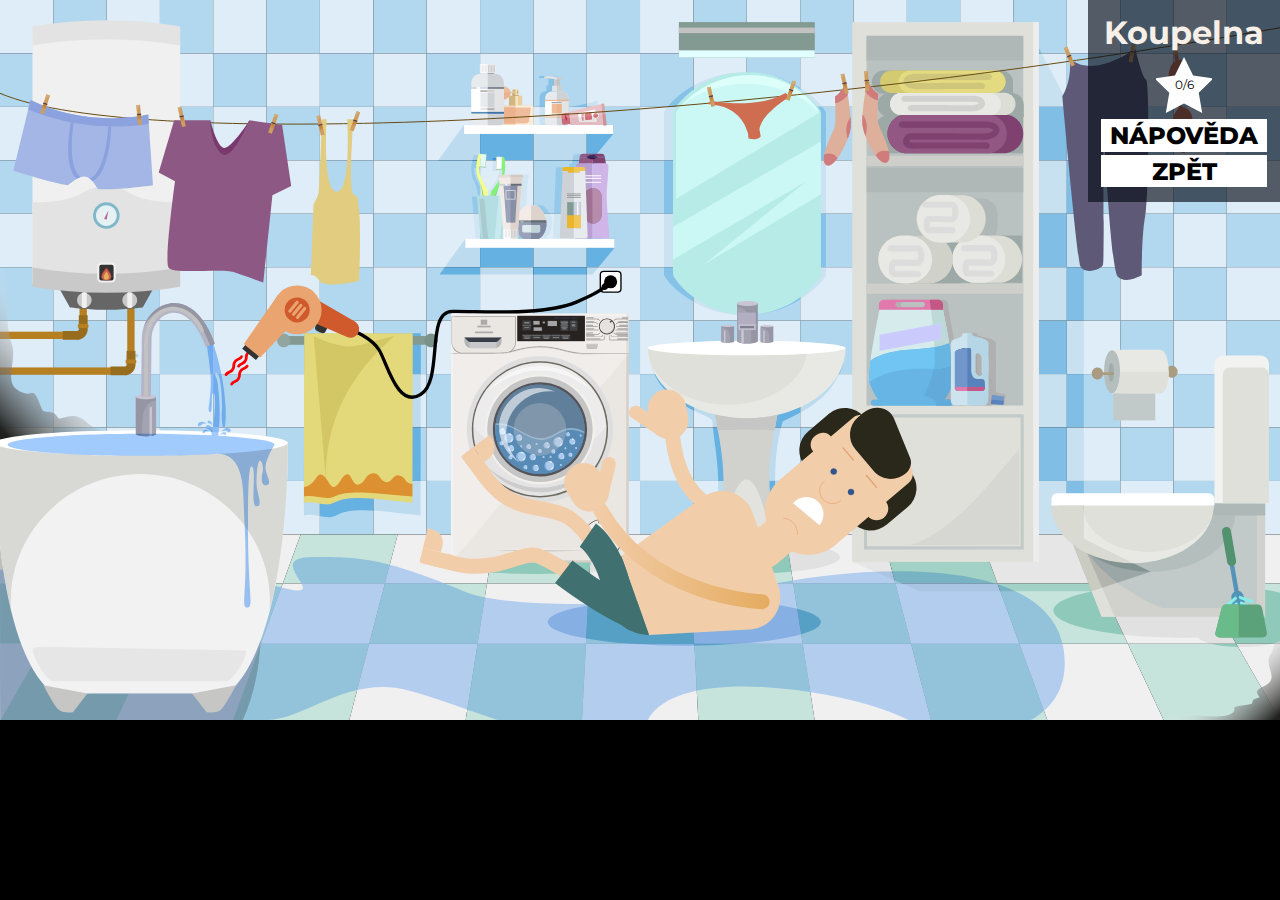
<file: koupelna.html>
<!DOCTYPE html>
<html lang="en">
  <head>
    <meta charset="UTF-8" />
    <meta http-equiv="X-UA-Compatible" content="IE=edge" />
    <meta name="viewport" content="width=device-width, initial-scale=1.0"> 
    <title>Koupelna</title>
    <link rel="stylesheet" href="style.css" />
    <link rel="stylesheet" href="koupelna.css" />
    <script src="index.js" type="module"></script>
    <script src="koupelna.js" type="module"></script>
    <link rel="preconnect" href="https://fonts.googleapis.com">
    <link rel="preconnect" href="https://fonts.gstatic.com" crossorigin>
    <link href="https://fonts.googleapis.com/css2?family=Open+Sans&display=swap" rel="stylesheet">
  </head>
  <body>

    <div class="otoc"> <p>otočte své zařízení</p> </div>
  
  

    <div class="screen">
      
      <div class="popisek ">
    
              <h2>Koupelna</h2>
              <div class="popisek--star">
                <span class="star--counter">
            <a id="clicks">0</a>/6 </span>
                  
            </div>
            <button class="button--style"id="koupelna-hint">Nápověda</button>
            <button class="button--style" id="zmiz"><a href="index.html"> zpět </a></button>
            <button class="button--style " id="gohome"> <a href="index.html"><p> Hotovo!!! </p>
           
            </a></button>
            
        </div>

        <button id="gohome"> <a href="#" id="koupelna-done"> Přejdi na stránku</a></button>

      <div class="koupelna--svg col-12 ">
        <svg xmlns="http://www.w3.org/2000/svg" xmlns:xlink="http://www.w3.org/1999/xlink" viewBox="0 0 3840 2160">
          <defs>
            <style>
              .cls-1 {
                stroke: #684b12;
                stroke-width: 3px;
              }
        
              .cls-1, .cls-2, .cls-3, .cls-4, .cls-5, .cls-6, .cls-7, .cls-8, .cls-9, .cls-10 {
                stroke-miterlimit: 10;
              }
        
              .cls-1, .cls-2, .cls-3, .cls-11, .cls-5, .cls-6, .cls-9, .cls-10 {
                fill: none;
              }
        
              .cls-12 {
                clip-path: url(#clippath);
              }
        
              .cls-13 {
                opacity: .65;
              }
        
              .cls-13, .cls-14, .cls-15, .cls-16, .cls-17, .cls-18 {
                mix-blend-mode: overlay;
              }
        
              .cls-19 {
                fill: url(#Nepojmenovaný_přechod_14);
              }
        
              .cls-20 {
                mask: url(#mask);
              }
        
              .cls-2 {
                stroke-width: 3.6px;
              }
        
              .cls-2, .cls-5, .cls-7, .cls-9, .cls-10 {
                stroke-linecap: round;
              }
        
              .cls-2, .cls-7, .cls-10 {
                stroke: #e09f6e;
              }
        
              .cls-21 {
                fill: #f3f0ec;
              }
        
              .cls-22 {
                fill: #f7e5c1;
              }
        
              .cls-23, .cls-24 {
                fill: #ecb62b;
              }
        
              .cls-25 {
                fill: #f0f0f0;
              }
        
              .cls-26, .cls-27 {
                fill: #ebb28d;
              }
        
              .cls-28 {
                fill: #eae6e2;
              }
        
              .cls-29 {
                fill: #e6f1f4;
              }
        
              .cls-30 {
                fill: #f3d5b2;
              }
        
              .cls-31 {
                fill: #e6e2df;
              }
        
              .cls-32 {
                fill: #e4da80;
              }
        
              .cls-33, .cls-34 {
                fill: #e9cf9d;
              }
        
              .cls-35 {
                fill: #e3e3e3;
              }
        
              .cls-36, .cls-37 {
                fill: #eebe9c;
              }
        
              .cls-38 {
                fill: #ededed;
              }
        
              .cls-39, .cls-4, .cls-40, .cls-41, .cls-42, .cls-43, .cls-44, .cls-45 {
                fill: #fff;
              }
        
              .cls-46 {
                fill: #e9a470;
              }
        
              .cls-47, .cls-7 {
                fill: #f2cda9;
              }
        
              .cls-48 {
                fill: red;
              }
        
              .cls-49 {
                fill: #edbc80;
              }
        
              .cls-50 {
                fill: #e6dbd6;
              }
        
              .cls-51 {
                fill: #e2ffff;
              }
        
              .cls-52, .cls-53 {
                fill: #f0c656;
              }
        
              .cls-54, .cls-55, .cls-56 {
                fill: #e4e4e4;
              }
        
              .cls-57, .cls-58 {
                fill: #925783;
              }
        
              .cls-59 {
                fill: #6b6960;
              }
        
              .cls-60, .cls-61 {
                fill: #7f4170;
              }
        
              .cls-62 {
                fill: #6582aa;
              }
        
              .cls-63 {
                fill: #818380;
              }
        
              .cls-64 {
                fill: #986c1d;
              }
        
              .cls-65, .cls-66 {
                fill: #979797;
              }
        
              .cls-67 {
                fill: #a1abaa;
              }
        
              .cls-68 {
                fill: #c1bfcf;
              }
        
              .cls-69 {
                fill: #b67f21;
              }
        
              .cls-70 {
                fill: #b86391;
              }
        
              .cls-71 {
                fill: #8d5984;
              }
        
              .cls-72 {
                fill: #8ca2de;
              }
        
              .cls-73, .cls-74 {
                fill: #c2cac9;
              }
        
              .cls-75, .cls-76 {
                fill: #c2c2c2;
              }
        
              .cls-77, .cls-78 {
                fill: #b3bebd;
              }
        
              .cls-79, .cls-80 {
                fill: #b6965c;
              }
        
              .cls-81 {
                fill: #666;
              }
        
              .cls-82 {
                fill: #bac2c1;
              }
        
              .cls-83 {
                fill: #333;
              }
        
              .cls-84 {
                fill: #b7d5f7;
              }
        
              .cls-85 {
                fill: #b94743;
              }
        
              .cls-86 {
                fill: #ce6d4f;
              }
        
              .cls-87 {
                fill: #cecfcb;
              }
        
              .cls-88, .cls-89 {
                fill: #cf6d7a;
              }
        
              .cls-90 {
                fill: #cf644d;
              }
        
              .cls-91 {
                fill: #ce9d60;
              }
        
              .cls-92 {
                fill: #a4a4a6;
              }
        
              .cls-93 {
                fill: #b2afc2;
              }
        
              .cls-94 {
                fill: #adb8b7;
              }
        
              .cls-95 {
                fill: #b2d8f0;
              }
        
              .cls-96 {
                fill: #a4b6e5;
              }
        
              .cls-97 {
                fill: #a4a3a2;
              }
        
              .cls-98 {
                fill: #ababab;
              }
        
              .cls-99, .cls-100 {
                fill: #cbd1dd;
              }
        
              .cls-101, .cls-102, .cls-103 {
                fill: #cacaca;
              }
        
              .cls-104 {
                fill: #c9c9c9;
              }
        
              .cls-105 {
                fill: #d15a2c;
              }
        
              .cls-106 {
                fill: #d07b7c;
              }
        
              .cls-107 {
                fill: #dedede;
              }
        
              .cls-108 {
                fill: #deb09c;
              }
        
              .cls-109 {
                fill: #cc7970;
              }
        
              .cls-110 {
                fill: #d1d2d0;
              }
        
              .cls-111 {
                fill: #cfc67b;
              }
        
              .cls-112 {
                fill: #c75230;
              }
        
              .cls-113 {
                fill: #d4ca71;
              }
        
              .cls-114 {
                fill: #dcdcdc;
              }
        
              .cls-115, .cls-116 {
                fill: #dd7d88;
              }
        
              .cls-117 {
                fill: #afd4df;
              }
        
              .cls-118, .cls-119 {
                fill: #afb8b6;
              }
        
              .cls-120 {
                fill: #c5c5c5;
              }
        
              .cls-121 {
                fill: #c6c4c0;
              }
        
              .cls-122 {
                fill: #e2b058;
              }
        
              .cls-123 {
                fill: #e1cc80;
              }
        
              .cls-124 {
                fill: #e0ebee;
              }
        
              .cls-125 {
                fill: #c7e4dc;
              }
        
              .cls-126 {
                fill: #c8c9cb;
              }
        
              .cls-127 {
                fill: #dfa226;
              }
        
              .cls-128, .cls-129 {
                fill: #dfe0da;
              }
        
              .cls-130 {
                fill: #deedf7;
              }
        
              .cls-131 {
                fill: #d6ad7b;
              }
        
              .cls-132 {
                fill: #4071a6;
              }
        
              .cls-133 {
                fill: #40706f;
              }
        
              .cls-134 {
                fill: #3e3f42;
              }
        
              .cls-135 {
                fill: #81b8c9;
              }
        
              .cls-136, .cls-137 {
                fill: #a1cafd;
              }
        
              .cls-138 {
                fill: #716f6c;
              }
        
              .cls-139, .cls-140 {
                fill: #a2a2b1;
              }
        
              .cls-141 {
                fill: #972636;
              }
        
              .cls-142 {
                fill: #545459;
              }
        
              .cls-143 {
                fill: #545354;
              }
        
              .cls-144, .cls-145 {
                fill: #646c77;
              }
        
              .cls-146 {
                fill: #59595b;
              }
        
              .cls-147 {
                fill: #2b2f3d;
              }
        
              .cls-148 {
                fill: #2a281b;
              }
        
              .cls-149 {
                fill: #493445;
              }
        
              .cls-150 {
                fill: #2d2d2d;
              }
        
              .cls-151 {
                fill: #383d47;
              }
        
              .cls-152 {
                fill: #578ab4;
              }
        
              .cls-153 {
                fill: #27211f;
              }
        
              .cls-154 {
                fill: #5a4756;
              }
        
              .cls-155 {
                fill: #5f7f9b;
              }
        
              .cls-156 {
                fill: #75a3e2;
              }
        
              .cls-157 {
                fill: #5d5977;
              }
        
              .cls-158 {
                fill: #79396d;
              }
        
              .cls-159 {
                fill: #839a92;
              }
        
              .cls-160 {
                fill: #4f8bb4;
              }
        
              .cls-161 {
                fill: #81808f;
              }
        
              .cls-137 {
                opacity: .7;
              }
        
              .cls-137, .cls-162, .cls-102, .cls-55, .cls-163 {
                mix-blend-mode: multiply;
              }
        
              .cls-137, .cls-15, .cls-164, .cls-165, .cls-166, .cls-167, .cls-168, .cls-169, .cls-170, .cls-171, .cls-172, .cls-145, .cls-173, .cls-174, .cls-175, .cls-176, .cls-177, .cls-178, .cls-179, .cls-180, .cls-140, .cls-181, .cls-182, .cls-183, .cls-184, .cls-185, .cls-186, .cls-187, .cls-188, .cls-189, .cls-190, .cls-191, .cls-129, .cls-192, .cls-193, .cls-194, .cls-116, .cls-195, .cls-119, .cls-196, .cls-197, .cls-198, .cls-199, .cls-200, .cls-201, .cls-202, .cls-103, .cls-100, .cls-203, .cls-204, .cls-205, .cls-206, .cls-207, .cls-208, .cls-209, .cls-210, .cls-211, .cls-212, .cls-213, .cls-214, .cls-215, .cls-89, .cls-216, .cls-217, .cls-58, .cls-218, .cls-61, .cls-219, .cls-220, .cls-66, .cls-221, .cls-222, .cls-223, .cls-224, .cls-225, .cls-226, .cls-227, .cls-228, .cls-229, .cls-230, .cls-74, .cls-76, .cls-231, .cls-80, .cls-232, .cls-233, .cls-78, .cls-234, .cls-24, .cls-27, .cls-56, .cls-53, .cls-37, .cls-235, .cls-42, .cls-236, .cls-237, .cls-34, .cls-238, .cls-239, .cls-240, .cls-241, .cls-242, .cls-243, .cls-17, .cls-18, .cls-244 {
                fill-rule: evenodd;
              }
        
              .cls-245 {
                fill: url(#Nepojmenovaný_přechod_2-2);
              }
        
              .cls-3 {
                stroke: #40706f;
                stroke-width: 85px;
              }
        
              .cls-4 {
                stroke-width: 4px;
              }
        
              .cls-4, .cls-6 {
                stroke: #000;
              }
        
              .cls-246 {
                fill: url(#Nepojmenovaný_přechod_2);
              }
        
              .cls-14, .cls-183, .cls-18 {
                fill: #363636;
              }
        
              .cls-162 {
                fill: #dddad6;
              }
        
              .cls-11 {
                clip-rule: evenodd;
              }
        
              .cls-247 {
                clip-path: url(#clippath-1);
              }
        
              .cls-248 {
                fill: url(#_ŃŚÁŻž_ŪŪŻť_ūŗšŤŚŪÚ_10-9);
              }
        
              .cls-249 {
                fill: url(#_ŃŚÁŻž_ŪŪŻť_ūŗšŤŚŪÚ_10-4);
              }
        
              .cls-250 {
                fill: url(#_ŃŚÁŻž_ŪŪŻť_ūŗšŤŚŪÚ_10-2);
              }
        
              .cls-251 {
                fill: url(#_ŃŚÁŻž_ŪŪŻť_ūŗšŤŚŪÚ_10-7);
              }
        
              .cls-252 {
                fill: url(#_ŃŚÁŻž_ŪŪŻť_ūŗšŤŚŪÚ_10-5);
              }
        
              .cls-253 {
                fill: url(#_ŃŚÁŻž_ŪŪŻť_ūŗšŤŚŪÚ_10-8);
              }
        
              .cls-254 {
                fill: url(#_ŃŚÁŻž_ŪŪŻť_ūŗšŤŚŪÚ_10-3);
              }
        
              .cls-255 {
                fill: url(#_ŃŚÁŻž_ŪŪŻť_ūŗšŤŚŪÚ_10-6);
              }
        
              .cls-5 {
                stroke: url(#Nepojmenovaný_přechod_156);
              }
        
              .cls-5, .cls-9 {
                stroke-width: 45px;
              }
        
              .cls-6 {
                stroke-width: 10px;
              }
        
              .cls-7, .cls-10 {
                stroke-width: 1.8px;
              }
        
              .cls-40 {
                opacity: .2;
              }
        
              .cls-256 {
                fill: url(#Nepojmenovaný_přechod_14-2);
              }
        
              .cls-41 {
                mix-blend-mode: screen;
              }
        
              .cls-257 {
                fill: url(#_ŃŚÁŻž_ŪŪŻť_ūŗšŤŚŪÚ_10-10);
              }
        
              .cls-258 {
                fill: url(#_ŃŚÁŻž_ŪŪŻť_ūŗšŤŚŪÚ_10-12);
              }
        
              .cls-259 {
                fill: url(#_ŃŚÁŻž_ŪŪŻť_ūŗšŤŚŪÚ_10-13);
              }
        
              .cls-260 {
                fill: url(#_ŃŚÁŻž_ŪŪŻť_ūŗšŤŚŪÚ_10-11);
              }
        
              .cls-261, .cls-262, .cls-44 {
                opacity: .3;
              }
        
              .cls-8 {
                fill: #30558c;
                stroke: #30558c;
                stroke-width: .9px;
              }
        
              .cls-263, .cls-43 {
                opacity: .6;
              }
        
              .cls-264 {
                opacity: .5;
              }
        
              .cls-265 {
                opacity: .88;
              }
        
              .cls-266 {
                opacity: .95;
              }
        
              .cls-164 {
                fill: #f9ecdc;
              }
        
              .cls-165 {
                fill: #f3ff8a;
              }
        
              .cls-166 {
                fill: #f2f2f2;
              }
        
              .cls-167 {
                fill: #f2f3f0;
              }
        
              .cls-168 {
                fill: #f3ebe7;
              }
        
              .cls-169 {
                fill: #360b32;
              }
        
              .cls-170 {
                fill: #5981bb;
              }
        
              .cls-171 {
                fill: #5ba17a;
              }
        
              .cls-172 {
                fill: #61aad9;
              }
        
              .cls-173 {
                fill: #83888b;
              }
        
              .cls-174 {
                fill: #75cf64;
              }
        
              .cls-175 {
                fill: #7b928a;
              }
        
              .cls-176 {
                fill: #53926e;
              }
        
              .cls-177 {
                fill: #868fa6;
              }
        
              .cls-178 {
                fill: #5393b8;
              }
        
              .cls-179 {
                fill: #87f07d;
              }
        
              .cls-180 {
                fill: #70c5f3;
              }
        
              .cls-181 {
                fill: #a2d1af;
              }
        
              .cls-182 {
                fill: #7196ca;
              }
        
              .cls-184 {
                fill: #430e3f;
              }
        
              .cls-185 {
                fill: #d7a7ac;
              }
        
              .cls-186 {
                fill: #c6c7c5;
              }
        
              .cls-187 {
                fill: #e1f8f4;
              }
        
              .cls-188 {
                fill: #e279ac;
              }
        
              .cls-189 {
                fill: #dd902f;
              }
        
              .cls-190 {
                fill: #e1bbbf;
              }
        
              .cls-191 {
                fill: #c7eaee;
              }
        
              .cls-192 {
                fill: #d6d7d2;
              }
        
              .cls-193 {
                fill: #d4c8c1;
              }
        
              .cls-194 {
                fill: #dcded5;
              }
        
              .cls-195 {
                fill: #afafaf;
              }
        
              .cls-196 {
                fill: #ded3cc;
              }
        
              .cls-197 {
                fill: #cfb5e8;
              }
        
              .cls-198 {
                fill: #d0d2ca;
              }
        
              .cls-199 {
                fill: #ca6c79;
              }
        
              .cls-200 {
                fill: #ca9398;
              }
        
              .cls-201 {
                fill: #c9c5d3;
              }
        
              .cls-202 {
                fill: #cacdd2;
              }
        
              .cls-203 {
                fill: #cacafc;
              }
        
              .cls-204 {
                fill: #cbf8f4;
              }
        
              .cls-205 {
                fill: #d1d2ce;
              }
        
              .cls-206 {
                fill: #d2b581;
              }
        
              .cls-207 {
                fill: #d2c764;
              }
        
              .cls-208 {
                fill: #dcfffa;
              }
        
              .cls-209 {
                fill: #ced1d6;
              }
        
              .cls-210 {
                fill: #d6ebeb;
              }
        
              .cls-211 {
                fill: #c25883;
              }
        
              .cls-212 {
                fill: #bdd9d9;
              }
        
              .cls-213 {
                fill: #a9cbcf;
              }
        
              .cls-214 {
                fill: #a99c80;
              }
        
              .cls-215 {
                fill: #cde3ee;
              }
        
              .cls-216 {
                fill: #d8d9d5;
              }
        
              .cls-217 {
                fill: #b0b0b0;
              }
        
              .cls-218 {
                fill: #6abb8a;
              }
        
              .cls-219 {
                fill: #99a2b8;
              }
        
              .cls-220 {
                fill: #9695a4;
              }
        
              .cls-221 {
                fill: #7f87a1;
              }
        
              .cls-222 {
                fill: #b89a65;
              }
        
              .cls-223 {
                fill: #9f7293;
              }
        
              .cls-224 {
                fill: #a12c3c;
              }
        
              .cls-225 {
                fill: #86edea;
              }
        
              .cls-226 {
                fill: #b5dee3;
              }
        
              .cls-227 {
                fill: #b7ebe7;
              }
        
              .cls-228 {
                fill: #b68bab;
              }
        
              .cls-229 {
                fill: #b99fd2;
              }
        
              .cls-230 {
                fill: #9ca9a6;
              }
        
              .cls-231 {
                fill: #90a69e;
              }
        
              .cls-232 {
                fill: #b6b5c5;
              }
        
              .cls-233 {
                fill: #b5d6e6;
              }
        
              .cls-234 {
                fill: #c1d4d9;
              }
        
              .cls-235 {
                fill: #e8e9e4;
              }
        
              .cls-236 {
                fill: #e7ebee;
              }
        
              .cls-237 {
                fill: #e4d97a;
              }
        
              .cls-238 {
                fill: #e6e6e6;
              }
        
              .cls-239 {
                fill: #ebc3c7;
              }
        
              .cls-240 {
                fill: #e2e3de;
              }
        
              .cls-241 {
                fill: #67b5e1;
              }
        
              .cls-242 {
                fill: #67b5e4;
              }
        
              .cls-243 {
                fill: #676f73;
              }
        
              .cls-9 {
                stroke: #f2cda9;
              }
        
              .cls-267 {
                isolation: isolate;
              }
        
              .cls-17 {
                fill: #4e4e4e;
              }
        
              .cls-268 {
                fill: url(#_ŃŚÁŻž_ŪŪŻť_ūŗšŤŚŪÚ_10);
              }
        
              .cls-269 {
                mask: url(#mask-1);
              }
        
              .cls-262 {
                fill: #cdcdcd;
              }
        
              .cls-45 {
                opacity: .4;
              }
            </style>
            <clipPath id="clippath">
              <path class="cls-11" d="M-.08,1319.91V677.86c30.55,32.85,8.81,287.41,34.28,350.08,22.24,54.71-35.61,129.61,37.93,151.28,29.73,8.76,27.01-23.26,53.62,48.32,5.65,15.2,33.6-2.51,46.87,23.54,9.03,17.73,41.75-27.19,90.1,17.59,59.06,54.71,161.15-8.03,257.21,24.12,22.35,7.48,61.5-2,103.25,26.3,1.36,.92,27.04,.66,29.64,.82H-.08Z"/>
            </clipPath>
            <linearGradient id="Nepojmenovaný_přechod_2" data-name="Nepojmenovaný přechod 2" x1="185.35" y1="305.51" x2="410.16" y2="552.59" gradientTransform="translate(-300.18 1476.34) rotate(-90)" gradientUnits="userSpaceOnUse">
              <stop offset="0" stop-color="#fff"/>
              <stop offset="1" stop-color="#000"/>
            </linearGradient>
            <mask id="mask" x="-.08" y="677.86" width="652.9" height="642.05" maskUnits="userSpaceOnUse">
              <rect class="cls-246" x="-.08" y="677.86" width="652.9" height="642.05"/>
            </mask>
            <linearGradient id="Nepojmenovaný_přechod_14" data-name="Nepojmenovaný přechod 14" x1="1019.28" y1="-736.12" x2="1244.09" y2="-489.03" gradientTransform="translate(742 2310.89) rotate(-90)" gradientUnits="userSpaceOnUse">
              <stop offset="0" stop-color="#20201f"/>
              <stop offset="1" stop-color="#fcfcfc"/>
            </linearGradient>
            <clipPath id="clippath-1">
              <path class="cls-11" d="M3842.54,2162.33h-642.05c32.85-12.05,287.41-3.47,350.08-13.52,54.71-8.77,129.61,14.05,151.28-14.96,8.76-11.73-23.26-10.65,48.32-21.15,15.2-2.23-2.51-13.25,23.54-18.49,17.73-3.56-27.19-16.47,17.59-35.54,54.71-23.3-8.03-63.56,24.12-101.45,7.48-8.82-2-24.26,26.3-40.73,.92-.53,.66-10.66,.82-11.69v257.53Z"/>
            </clipPath>
            <linearGradient id="Nepojmenovaný_přechod_2-2" data-name="Nepojmenovaný přechod 2" x1="-216.4" y1="3863.69" x2="-63.44" y2="4031.8" gradientTransform="translate(3503.86 6115.69) rotate(-180)" xlink:href="#Nepojmenovaný_přechod_2"/>
            <mask id="mask-1" x="3200.49" y="1904.8" width="642.05" height="257.53" maskUnits="userSpaceOnUse">
              <rect class="cls-245" x="3200.49" y="1904.8" width="642.05" height="257.53"/>
            </mask>
            <linearGradient id="Nepojmenovaný_přechod_14-2" data-name="Nepojmenovaný přechod 14" x1="617.03" y1="2821.91" x2="770.11" y2="2990.15" gradientTransform="translate(4338.41 5073.51) rotate(-180)" xlink:href="#Nepojmenovaný_přechod_14"/>
            <linearGradient id="_ŃŚÁŻž_ŪŪŻť_ūŗšŤŚŪÚ_10" data-name="ŃŚÁŻžˇŪŪŻť „ūŗšŤŚŪÚ 10" x1="-1101.13" y1="999.07" x2="-1101.21" y2="984.41" gradientTransform="translate(1123.64 1422.65) rotate(90)" gradientUnits="userSpaceOnUse">
              <stop offset="0" stop-color="#ce9d60"/>
              <stop offset="1" stop-color="#c07e32"/>
            </linearGradient>
            <linearGradient id="_ŃŚÁŻž_ŪŪŻť_ūŗšŤŚŪÚ_10-2" data-name="ŃŚÁŻžˇŪŪŻť „ūŗšŤŚŪÚ 10" x1="735.76" y1="127.77" x2="735.68" y2="113.11" gradientTransform="translate(-317.74 233.92)" xlink:href="#_ŃŚÁŻž_ŪŪŻť_ūŗšŤŚŪÚ_10"/>
            <linearGradient id="_ŃŚÁŻž_ŪŪŻť_ūŗšŤŚŪÚ_10-3" data-name="ŃŚÁŻžˇŪŪŻť „ūŗšŤŚŪÚ 10" x1="-492.06" y1="913.11" x2="-492.14" y2="898.45" gradientTransform="translate(1722.14 871.82) rotate(90)" xlink:href="#_ŃŚÁŻž_ŪŪŻť_ūŗšŤŚŪÚ_10"/>
            <linearGradient id="_ŃŚÁŻž_ŪŪŻť_ūŗšŤŚŪÚ_10-4" data-name="ŃŚÁŻžˇŪŪŻť „ūŗšŤŚŪÚ 10" x1="1296.59" y1="29.73" x2="1296.5" y2="15.07" gradientTransform="translate(-749.35 337.67)" xlink:href="#_ŃŚÁŻž_ŪŪŻť_ūŗšŤŚŪÚ_10"/>
            <linearGradient id="_ŃŚÁŻž_ŪŪŻť_ūŗšŤŚŪÚ_10-5" data-name="ŃŚÁŻžˇŪŪŻť „ūŗšŤŚŪÚ 10" x1="-7324.83" y1="3312.91" x2="-7324.91" y2="3298.25" gradientTransform="translate(-4113.43 -3127.36) rotate(-180) scale(1 -1)" xlink:href="#_ŃŚÁŻž_ŪŪŻť_ūŗšŤŚŪÚ_10"/>
            <linearGradient id="_ŃŚÁŻž_ŪŪŻť_ūŗšŤŚŪÚ_10-6" data-name="ŃŚÁŻžˇŪŪŻť „ūŗšŤŚŪÚ 10" x1="-5695.97" y1="-1495.59" x2="-5696.05" y2="-1510.24" gradientTransform="translate(1891.83 -5529.68) rotate(-90) scale(1 -1)" xlink:href="#_ŃŚÁŻž_ŪŪŻť_ūŗšŤŚŪÚ_10"/>
            <linearGradient id="_ŃŚÁŻž_ŪŪŻť_ūŗšŤŚŪÚ_10-7" data-name="ŃŚÁŻžˇŪŪŻť „ūŗšŤŚŪÚ 10" x1="2894.24" y1="-35.65" x2="2894.16" y2="-50.31" gradientTransform="translate(-293.51 295.48)" xlink:href="#_ŃŚÁŻž_ŪŪŻť_ūŗšŤŚŪÚ_10"/>
            <linearGradient id="_ŃŚÁŻž_ŪŪŻť_ūŗšŤŚŪÚ_10-8" data-name="ŃŚÁŻžˇŪŪŻť „ūŗšŤŚŪÚ 10" x1="3258.88" y1="367.54" x2="3258.79" y2="352.88" gradientTransform="translate(-722.95 -99.51)" xlink:href="#_ŃŚÁŻž_ŪŪŻť_ūŗšŤŚŪÚ_10"/>
            <linearGradient id="_ŃŚÁŻž_ŪŪŻť_ūŗšŤŚŪÚ_10-9" data-name="ŃŚÁŻžˇŪŪŻť „ūŗšŤŚŪÚ 10" x1="-262.71" y1="825.08" x2="-262.79" y2="810.42" gradientTransform="translate(1879.65 634.69) rotate(90)" xlink:href="#_ŃŚÁŻž_ŪŪŻť_ūŗšŤŚŪÚ_10"/>
            <linearGradient id="_ŃŚÁŻž_ŪŪŻť_ūŗšŤŚŪÚ_10-10" data-name="ŃŚÁŻžˇŪŪŻť „ūŗšŤŚŪÚ 10" x1="1697.22" y1="145.62" x2="1697.13" y2="130.96" gradientTransform="translate(-733.7 247.28)" xlink:href="#_ŃŚÁŻž_ŪŪŻť_ūŗšŤŚŪÚ_10"/>
            <linearGradient id="_ŃŚÁŻž_ŪŪŻť_ūŗšŤŚŪÚ_10-11" data-name="ŃŚÁŻžˇŪŪŻť „ūŗšŤŚŪÚ 10" x1="942.19" y1="308.96" x2="942.11" y2="294.3" gradientTransform="translate(2671.07 -661.76) rotate(90)" xlink:href="#_ŃŚÁŻž_ŪŪŻť_ūŗšŤŚŪÚ_10"/>
            <linearGradient id="_ŃŚÁŻž_ŪŪŻť_ūŗšŤŚŪÚ_10-12" data-name="ŃŚÁŻžˇŪŪŻť „ūŗšŤŚŪÚ 10" x1="2859.27" y1="318.05" x2="2859.19" y2="303.39" gradientTransform="translate(-724.11 -10.95)" xlink:href="#_ŃŚÁŻž_ŪŪŻť_ūŗšŤŚŪÚ_10"/>
            <linearGradient id="_ŃŚÁŻž_ŪŪŻť_ūŗšŤŚŪÚ_10-13" data-name="ŃŚÁŻžˇŪŪŻť „ūŗšŤŚŪÚ 10" x1="4441" y1="316.35" x2="4440.91" y2="301.69" gradientTransform="translate(-917.34 -165.96)" xlink:href="#_ŃŚÁŻž_ŪŪŻť_ūŗšŤŚŪÚ_10"/>
            <linearGradient id="Nepojmenovaný_přechod_156" data-name="Nepojmenovaný přechod 156" x1="1779.68" y1="1668.39" x2="2308.79" y2="1668.39" gradientUnits="userSpaceOnUse">
              <stop offset="0" stop-color="#f2cda9"/>
              <stop offset="1" stop-color="#e5ac60"/>
            </linearGradient>
          </defs>
          <g class="cls-267">
            <g id="Vrstva_1" data-name="Vrstva 1">
              <g id="dlaždičky">
                <rect class="cls-130" y="0" width="159.73" height="160.32"/>
                <rect class="cls-95" y="160.32" width="159.73" height="160.32"/>
                <rect class="cls-95" x="159.73" y="0" width="159.73" height="160.32"/>
                <rect class="cls-130" x="159.73" y="160.32" width="159.73" height="160.32"/>
                <rect class="cls-130" x="319.46" y="0" width="160.39" height="160.32"/>
                <rect class="cls-95" x="319.46" y="160.32" width="160.39" height="160.32"/>
                <rect class="cls-95" x="479.85" y="0" width="159.73" height="160.32"/>
                <rect class="cls-130" x="479.85" y="160.32" width="159.73" height="160.32"/>
                <rect class="cls-130" x="639.58" y="0" width="160.39" height="160.32"/>
                <rect class="cls-95" x="639.58" y="160.32" width="160.39" height="160.32"/>
                <rect class="cls-95" x="799.97" y="0" width="159.73" height="160.32"/>
                <rect class="cls-130" x="799.97" y="160.32" width="159.73" height="160.32"/>
                <rect class="cls-130" x="959.69" y="0" width="160.39" height="160.32"/>
                <rect class="cls-95" x="959.69" y="160.32" width="160.39" height="160.32"/>
                <rect class="cls-95" x="1120.08" y="0" width="159.73" height="160.32"/>
                <rect class="cls-130" x="1120.08" y="160.32" width="159.73" height="160.32"/>
                <rect class="cls-130" x="1279.81" y="0" width="160.39" height="160.32"/>
                <rect class="cls-95" x="1279.81" y="160.32" width="160.39" height="160.32"/>
                <rect class="cls-95" x="1440.2" y="0" width="159.73" height="160.32"/>
                <rect class="cls-130" x="1440.2" y="160.32" width="159.73" height="160.32"/>
                <rect class="cls-130" x="1599.93" y="0" width="160.39" height="160.32"/>
                <rect class="cls-95" x="1599.93" y="160.32" width="160.39" height="160.32"/>
                <rect class="cls-95" x="1760.32" y="0" width="159.73" height="160.32"/>
                <rect class="cls-130" x="1760.32" y="160.32" width="159.73" height="160.32"/>
                <rect class="cls-130" x="1920.05" y="0" width="160.39" height="160.32"/>
                <rect class="cls-95" x="1920.05" y="160.32" width="160.39" height="160.32"/>
                <rect class="cls-95" x="2080.44" y="0" width="159.73" height="160.32"/>
                <rect class="cls-130" x="2080.44" y="160.32" width="159.73" height="160.32"/>
                <rect class="cls-130" x="2240.17" y="0" width="160.39" height="160.32"/>
                <rect class="cls-95" x="2240.17" y="160.32" width="160.39" height="160.32"/>
                <rect class="cls-95" x="2400.56" y="0" width="159.73" height="160.32"/>
                <rect class="cls-130" x="2400.56" y="160.32" width="159.73" height="160.32"/>
                <rect class="cls-130" x="2560.29" y="0" width="160.39" height="160.32"/>
                <rect class="cls-95" x="2560.29" y="160.32" width="160.39" height="160.32"/>
                <rect class="cls-95" x="2720.68" y="0" width="159.73" height="160.32"/>
                <rect class="cls-130" x="2720.68" y="160.32" width="159.73" height="160.32"/>
                <rect class="cls-130" x="2880.41" y="0" width="160.39" height="160.32"/>
                <rect class="cls-95" x="2880.41" y="160.32" width="160.39" height="160.32"/>
                <rect class="cls-95" x="3040.8" y="0" width="159.73" height="160.32"/>
                <rect class="cls-130" x="3040.8" y="160.32" width="159.73" height="160.32"/>
                <rect class="cls-130" x="3200.52" y="0" width="160.39" height="160.32"/>
                <rect class="cls-95" x="3200.52" y="160.32" width="160.39" height="160.32"/>
                <rect class="cls-95" x="3360.91" y="0" width="159.73" height="160.32"/>
                <rect class="cls-130" x="3360.91" y="160.32" width="159.73" height="160.32"/>
                <rect class="cls-130" y="320.64" width="159.73" height="160.32"/>
                <rect class="cls-95" y="480.96" width="159.73" height="160.32"/>
                <rect class="cls-95" x="159.73" y="320.64" width="159.73" height="160.32"/>
                <rect class="cls-130" x="159.73" y="480.96" width="159.73" height="160.32"/>
                <rect class="cls-130" x="319.46" y="320.64" width="160.39" height="160.32"/>
                <rect class="cls-95" x="319.46" y="480.96" width="160.39" height="160.32"/>
                <rect class="cls-95" x="479.85" y="320.64" width="159.73" height="160.32"/>
                <rect class="cls-130" x="479.85" y="480.96" width="159.73" height="160.32"/>
                <rect class="cls-130" x="639.58" y="320.64" width="160.39" height="160.32"/>
                <rect class="cls-95" x="639.58" y="480.96" width="160.39" height="160.32"/>
                <rect class="cls-95" x="799.97" y="320.64" width="159.73" height="160.32"/>
                <rect class="cls-130" x="799.97" y="480.96" width="159.73" height="160.32"/>
                <rect class="cls-130" x="959.69" y="320.64" width="160.39" height="160.32"/>
                <rect class="cls-95" x="959.69" y="480.96" width="160.39" height="160.32"/>
                <rect class="cls-95" x="1120.08" y="320.64" width="159.73" height="160.32"/>
                <rect class="cls-130" x="1120.08" y="480.96" width="159.73" height="160.32"/>
                <rect class="cls-130" x="1279.81" y="320.64" width="160.39" height="160.32"/>
                <rect class="cls-95" x="1279.81" y="480.96" width="160.39" height="160.32"/>
                <rect class="cls-95" x="1440.2" y="320.64" width="159.73" height="160.32"/>
                <rect class="cls-130" x="1440.2" y="480.96" width="159.73" height="160.32"/>
                <rect class="cls-130" x="1599.93" y="320.64" width="160.39" height="160.32"/>
                <rect class="cls-95" x="1599.93" y="480.96" width="160.39" height="160.32"/>
                <rect class="cls-95" x="1760.32" y="320.64" width="159.73" height="160.32"/>
                <rect class="cls-130" x="1760.32" y="480.96" width="159.73" height="160.32"/>
                <rect class="cls-130" x="1920.05" y="320.64" width="160.39" height="160.32"/>
                <rect class="cls-95" x="1920.05" y="480.96" width="160.39" height="160.32"/>
                <rect class="cls-95" x="2080.44" y="320.64" width="159.73" height="160.32"/>
                <rect class="cls-130" x="2080.44" y="480.96" width="159.73" height="160.32"/>
                <rect class="cls-130" x="2240.17" y="320.64" width="160.39" height="160.32"/>
                <rect class="cls-95" x="2240.17" y="480.96" width="160.39" height="160.32"/>
                <rect class="cls-95" x="2400.56" y="320.64" width="159.73" height="160.32"/>
                <rect class="cls-130" x="2400.56" y="480.96" width="159.73" height="160.32"/>
                <rect class="cls-130" x="2560.29" y="320.64" width="160.39" height="160.32"/>
                <rect class="cls-95" x="2560.29" y="480.96" width="160.39" height="160.32"/>
                <rect class="cls-95" x="2720.68" y="320.64" width="159.73" height="160.32"/>
                <rect class="cls-130" x="2720.68" y="480.96" width="159.73" height="160.32"/>
                <rect class="cls-130" x="2880.41" y="320.64" width="160.39" height="160.32"/>
                <rect class="cls-95" x="2880.41" y="480.96" width="160.39" height="160.32"/>
                <rect class="cls-95" x="3040.8" y="320.64" width="159.73" height="160.32"/>
                <rect class="cls-130" x="3040.8" y="480.96" width="159.73" height="160.32"/>
                <rect class="cls-130" x="3200.52" y="320.64" width="160.39" height="160.32"/>
                <rect class="cls-95" x="3200.52" y="480.96" width="160.39" height="160.32"/>
                <rect class="cls-95" x="3360.91" y="320.64" width="159.73" height="160.32"/>
                <rect class="cls-130" x="3360.91" y="480.96" width="159.73" height="160.32"/>
                <rect class="cls-130" y="641.28" width="159.73" height="160.32"/>
                <rect class="cls-95" y="801.6" width="159.73" height="160.32"/>
                <rect class="cls-95" x="159.73" y="641.28" width="159.73" height="160.32"/>
                <rect class="cls-130" x="159.73" y="801.6" width="159.73" height="160.32"/>
                <rect class="cls-130" x="319.46" y="641.28" width="160.39" height="160.32"/>
                <rect class="cls-95" x="319.46" y="801.6" width="160.39" height="160.32"/>
                <rect class="cls-95" x="479.85" y="641.28" width="159.73" height="160.32"/>
                <rect class="cls-130" x="479.85" y="801.6" width="159.73" height="160.32"/>
                <rect class="cls-130" x="639.58" y="641.28" width="160.39" height="160.32"/>
                <rect class="cls-95" x="639.58" y="801.6" width="160.39" height="160.32"/>
                <rect class="cls-95" x="799.97" y="641.28" width="159.73" height="160.32"/>
                <rect class="cls-130" x="799.97" y="801.6" width="159.73" height="160.32"/>
                <rect class="cls-130" x="959.69" y="641.28" width="160.39" height="160.32"/>
                <rect class="cls-95" x="959.69" y="801.6" width="160.39" height="160.32"/>
                <rect class="cls-95" x="1120.08" y="641.28" width="159.73" height="160.32"/>
                <rect class="cls-130" x="1120.08" y="801.6" width="159.73" height="160.32"/>
                <rect class="cls-130" x="1279.81" y="641.28" width="160.39" height="160.32"/>
                <rect class="cls-95" x="1279.81" y="801.6" width="160.39" height="160.32"/>
                <rect class="cls-95" x="1440.2" y="641.28" width="159.73" height="160.32"/>
                <rect class="cls-130" x="1440.2" y="801.6" width="159.73" height="160.32"/>
                <rect class="cls-130" x="1599.93" y="641.28" width="160.39" height="160.32"/>
                <rect class="cls-95" x="1599.93" y="801.6" width="160.39" height="160.32"/>
                <rect class="cls-95" x="1760.32" y="641.28" width="159.73" height="160.32"/>
                <rect class="cls-130" x="1760.32" y="801.6" width="159.73" height="160.32"/>
                <rect class="cls-130" x="1920.05" y="641.28" width="160.39" height="160.32"/>
                <rect class="cls-95" x="1920.05" y="801.6" width="160.39" height="160.32"/>
                <rect class="cls-95" x="2080.44" y="641.28" width="159.73" height="160.32"/>
                <rect class="cls-130" x="2080.44" y="801.6" width="159.73" height="160.32"/>
                <rect class="cls-130" x="2240.17" y="641.28" width="160.39" height="160.32"/>
                <rect class="cls-95" x="2240.17" y="801.6" width="160.39" height="160.32"/>
                <rect class="cls-95" x="2400.56" y="641.28" width="159.73" height="160.32"/>
                <rect class="cls-130" x="2400.56" y="801.6" width="159.73" height="160.32"/>
                <rect class="cls-130" x="2560.29" y="641.28" width="160.39" height="160.32"/>
                <rect class="cls-95" x="2560.29" y="801.6" width="160.39" height="160.32"/>
                <rect class="cls-95" x="2720.68" y="641.28" width="159.73" height="160.32"/>
                <rect class="cls-130" x="2720.68" y="801.6" width="159.73" height="160.32"/>
                <rect class="cls-130" x="2880.41" y="641.28" width="160.39" height="160.32"/>
                <rect class="cls-95" x="2880.41" y="801.6" width="160.39" height="160.32"/>
                <rect class="cls-95" x="3040.8" y="641.28" width="159.73" height="160.32"/>
                <rect class="cls-130" x="3040.8" y="801.6" width="159.73" height="160.32"/>
                <rect class="cls-130" x="3200.52" y="641.28" width="160.39" height="160.32"/>
                <rect class="cls-95" x="3200.52" y="801.6" width="160.39" height="160.32"/>
                <rect class="cls-95" x="3360.91" y="641.28" width="159.73" height="160.32"/>
                <rect class="cls-130" x="3360.91" y="801.6" width="159.73" height="160.32"/>
                <rect class="cls-130" y="961.92" width="159.73" height="160.32"/>
                <rect class="cls-95" y="1122.23" width="159.73" height="160.32"/>
                <rect class="cls-95" x="159.73" y="961.92" width="159.73" height="160.32"/>
                <rect class="cls-130" x="159.73" y="1122.23" width="159.73" height="160.32"/>
                <rect class="cls-130" x="319.46" y="961.92" width="160.39" height="160.32"/>
                <rect class="cls-95" x="319.46" y="1122.23" width="160.39" height="160.32"/>
                <rect class="cls-95" x="479.85" y="961.92" width="159.73" height="160.32"/>
                <rect class="cls-130" x="479.85" y="1122.23" width="159.73" height="160.32"/>
                <rect class="cls-130" x="639.58" y="961.92" width="160.39" height="160.32"/>
                <rect class="cls-95" x="639.58" y="1122.23" width="160.39" height="160.32"/>
                <rect class="cls-95" x="799.97" y="961.92" width="159.73" height="160.32"/>
                <rect class="cls-130" x="799.97" y="1122.23" width="159.73" height="160.32"/>
                <rect class="cls-130" x="959.69" y="961.92" width="160.39" height="160.32"/>
                <rect class="cls-95" x="959.69" y="1122.23" width="160.39" height="160.32"/>
                <rect class="cls-95" x="1120.08" y="961.92" width="159.73" height="160.32"/>
                <rect class="cls-130" x="1120.08" y="1122.23" width="159.73" height="160.32"/>
                <rect class="cls-130" x="1279.81" y="961.92" width="160.39" height="160.32"/>
                <rect class="cls-95" x="1279.81" y="1122.23" width="160.39" height="160.32"/>
                <rect class="cls-95" x="1440.2" y="961.92" width="159.73" height="160.32"/>
                <rect class="cls-130" x="1440.2" y="1122.23" width="159.73" height="160.32"/>
                <rect class="cls-130" x="1599.93" y="961.92" width="160.39" height="160.32"/>
                <rect class="cls-95" x="1599.93" y="1122.23" width="160.39" height="160.32"/>
                <rect class="cls-95" x="1760.32" y="961.92" width="159.73" height="160.32"/>
                <rect class="cls-130" x="1760.32" y="1122.23" width="159.73" height="160.32"/>
                <rect class="cls-130" x="1920.05" y="961.92" width="160.39" height="160.32"/>
                <rect class="cls-95" x="1920.05" y="1122.23" width="160.39" height="160.32"/>
                <rect class="cls-95" x="2080.44" y="961.92" width="159.73" height="160.32"/>
                <rect class="cls-130" x="2080.44" y="1122.23" width="159.73" height="160.32"/>
                <rect class="cls-130" x="2240.17" y="961.92" width="160.39" height="160.32"/>
                <rect class="cls-95" x="2240.17" y="1122.23" width="160.39" height="160.32"/>
                <rect class="cls-95" x="2400.56" y="961.92" width="159.73" height="160.32"/>
                <rect class="cls-130" x="2400.56" y="1122.23" width="159.73" height="160.32"/>
                <rect class="cls-130" x="2560.29" y="961.92" width="160.39" height="160.32"/>
                <rect class="cls-95" x="2560.29" y="1122.23" width="160.39" height="160.32"/>
                <rect class="cls-95" x="2720.68" y="961.92" width="159.73" height="160.32"/>
                <rect class="cls-130" x="2720.68" y="1122.23" width="159.73" height="160.32"/>
                <rect class="cls-130" x="2880.41" y="961.92" width="160.39" height="160.32"/>
                <rect class="cls-95" x="2880.41" y="1122.23" width="160.39" height="160.32"/>
                <rect class="cls-95" x="3040.8" y="961.92" width="159.73" height="160.32"/>
                <rect class="cls-130" x="3040.8" y="1122.23" width="159.73" height="160.32"/>
                <rect class="cls-130" x="3200.52" y="961.92" width="160.39" height="160.32"/>
                <rect class="cls-95" x="3200.52" y="1122.23" width="160.39" height="160.32"/>
                <rect class="cls-95" x="3360.91" y="961.92" width="159.73" height="160.32"/>
                <rect class="cls-130" x="3360.91" y="1122.23" width="159.73" height="160.32"/>
                <rect class="cls-130" y="1282.55" width="159.73" height="160.32"/>
                <rect class="cls-95" y="1442.87" width="159.73" height="160.32"/>
                <rect class="cls-95" x="159.73" y="1282.55" width="159.73" height="160.32"/>
                <rect class="cls-130" x="159.73" y="1442.87" width="159.73" height="160.32"/>
                <rect class="cls-130" x="319.46" y="1282.55" width="160.39" height="160.32"/>
                <rect class="cls-95" x="319.46" y="1442.87" width="160.39" height="160.32"/>
                <rect class="cls-95" x="479.85" y="1282.55" width="159.73" height="160.32"/>
                <rect class="cls-130" x="479.85" y="1442.87" width="159.73" height="160.32"/>
                <rect class="cls-130" x="639.58" y="1282.55" width="160.39" height="160.32"/>
                <rect class="cls-95" x="639.58" y="1442.87" width="160.39" height="160.32"/>
                <rect class="cls-95" x="799.97" y="1282.55" width="159.73" height="160.32"/>
                <rect class="cls-130" x="799.97" y="1442.87" width="159.73" height="160.32"/>
                <rect class="cls-130" x="959.69" y="1282.55" width="160.39" height="160.32"/>
                <rect class="cls-95" x="959.69" y="1442.87" width="160.39" height="160.32"/>
                <rect class="cls-95" x="1120.08" y="1282.55" width="159.73" height="160.32"/>
                <rect class="cls-130" x="1120.08" y="1442.87" width="159.73" height="160.32"/>
                <rect class="cls-130" x="1279.81" y="1282.55" width="160.39" height="160.32"/>
                <rect class="cls-95" x="1279.81" y="1442.87" width="160.39" height="160.32"/>
                <rect class="cls-95" x="1440.2" y="1282.55" width="159.73" height="160.32"/>
                <rect class="cls-130" x="1440.2" y="1442.87" width="159.73" height="160.32"/>
                <rect class="cls-130" x="1599.93" y="1282.55" width="160.39" height="160.32"/>
                <rect class="cls-95" x="1599.93" y="1442.87" width="160.39" height="160.32"/>
                <rect class="cls-95" x="1760.32" y="1282.55" width="159.73" height="160.32"/>
                <rect class="cls-130" x="1760.32" y="1442.87" width="159.73" height="160.32"/>
                <rect class="cls-130" x="1920.05" y="1282.55" width="160.39" height="160.32"/>
                <rect class="cls-95" x="1920.05" y="1442.87" width="160.39" height="160.32"/>
                <rect class="cls-95" x="2080.44" y="1282.55" width="159.73" height="160.32"/>
                <rect class="cls-130" x="2080.44" y="1442.87" width="159.73" height="160.32"/>
                <rect class="cls-130" x="2240.17" y="1282.55" width="160.39" height="160.32"/>
                <rect class="cls-95" x="2240.17" y="1442.87" width="160.39" height="160.32"/>
                <rect class="cls-95" x="2400.56" y="1282.55" width="159.73" height="160.32"/>
                <rect class="cls-130" x="2400.56" y="1442.87" width="159.73" height="160.32"/>
                <rect class="cls-130" x="2560.29" y="1282.55" width="160.39" height="160.32"/>
                <rect class="cls-95" x="2560.29" y="1442.87" width="160.39" height="160.32"/>
                <rect class="cls-95" x="2720.68" y="1282.55" width="159.73" height="160.32"/>
                <rect class="cls-130" x="2720.68" y="1442.87" width="159.73" height="160.32"/>
                <rect class="cls-130" x="2880.41" y="1282.55" width="160.39" height="160.32"/>
                <rect class="cls-95" x="2880.41" y="1442.87" width="160.39" height="160.32"/>
                <rect class="cls-95" x="3040.8" y="1282.55" width="159.73" height="160.32"/>
                <rect class="cls-130" x="3040.8" y="1442.87" width="159.73" height="160.32"/>
                <rect class="cls-130" x="3200.52" y="1282.55" width="160.39" height="160.32"/>
                <rect class="cls-95" x="3200.52" y="1442.87" width="160.39" height="160.32"/>
                <rect class="cls-95" x="3360.91" y="1282.55" width="159.73" height="160.32"/>
                <rect class="cls-130" x="3360.91" y="1442.87" width="159.73" height="160.32"/>
                <rect class="cls-130" x="3520.64" y="0" width="159.63" height="160.32"/>
                <rect class="cls-95" x="3520.64" y="160.32" width="159.63" height="160.32"/>
                <rect class="cls-95" x="3680.27" y="0" width="159.73" height="160.32"/>
                <rect class="cls-130" x="3680.27" y="160.32" width="159.73" height="160.32"/>
                <rect class="cls-130" x="3520.64" y="320.64" width="159.63" height="160.32"/>
                <rect class="cls-95" x="3520.64" y="480.96" width="159.63" height="160.32"/>
                <rect class="cls-95" x="3680.27" y="320.64" width="159.73" height="160.32"/>
                <rect class="cls-130" x="3680.27" y="480.96" width="159.73" height="160.32"/>
                <rect class="cls-130" x="3520.64" y="641.28" width="159.63" height="160.32"/>
                <rect class="cls-95" x="3520.64" y="801.6" width="159.63" height="160.32"/>
                <rect class="cls-95" x="3680.27" y="641.28" width="159.73" height="160.32"/>
                <rect class="cls-130" x="3680.27" y="801.6" width="159.73" height="160.32"/>
                <rect class="cls-130" x="3520.64" y="961.92" width="159.63" height="160.32"/>
                <rect class="cls-95" x="3520.64" y="1122.23" width="159.63" height="160.32"/>
                <rect class="cls-95" x="3680.27" y="961.92" width="159.73" height="160.32"/>
                <rect class="cls-130" x="3680.27" y="1122.23" width="159.73" height="160.32"/>
                <rect class="cls-130" x="3520.64" y="1282.55" width="159.63" height="160.32"/>
                <rect class="cls-95" x="3520.64" y="1442.87" width="159.63" height="160.32"/>
                <rect class="cls-95" x="3680.27" y="1282.55" width="159.73" height="160.32"/>
                <rect class="cls-130" x="3680.27" y="1442.87" width="159.73" height="160.32"/>
              </g>
              <g id="podlaha_koupelna" data-name="podlaha koupelna">
                <polygon class="cls-25" points="320.12 1603.19 235.82 1750.25 .25 1750.25 0 1603.19 320.12 1603.19"/>
                <polygon class="cls-125" points="611.07 1603.19 542.11 1750.25 235.82 1750.25 320.12 1603.19 611.07 1603.19"/>
                <polygon class="cls-25" points="902.01 1603.19 848.38 1750.25 542.11 1750.25 611.07 1603.19 902.01 1603.19"/>
                <polygon class="cls-125" points="1192.96 1603.19 1154.67 1750.25 848.38 1750.25 902.01 1603.19 1192.96 1603.19"/>
                <polygon class="cls-25" points="1483.91 1603.19 1460.95 1750.25 1154.67 1750.25 1192.96 1603.19 1483.91 1603.19"/>
                <polygon class="cls-125" points="1774.86 1603.19 1767.23 1750.25 1460.95 1750.25 1483.91 1603.19 1774.86 1603.19"/>
                <polygon class="cls-25" points="2073.51 1750.25 1767.23 1750.25 1774.86 1603.19 2065.8 1603.19 2073.51 1750.25"/>
                <polygon class="cls-125" points="2379.79 1750.25 2073.51 1750.25 2065.8 1603.19 2356.75 1603.19 2379.79 1750.25"/>
                <polygon class="cls-25" points="2686.07 1750.25 2379.79 1750.25 2356.75 1603.19 2647.7 1603.19 2686.07 1750.25"/>
                <polygon class="cls-125" points="2992.35 1750.25 2686.07 1750.25 2647.7 1603.19 2938.65 1603.19 2992.35 1750.25"/>
                <polygon class="cls-25" points="3298.64 1750.25 2992.35 1750.25 2938.65 1603.19 3229.6 1603.19 3298.64 1750.25"/>
                <polygon class="cls-125" points="3604.91 1750.25 3298.64 1750.25 3229.6 1603.19 3520.54 1603.19 3604.91 1750.25"/>
                <polygon class="cls-125" points="457.4 1930.88 349.96 2160 .95 2160 132.28 1930.88 457.4 1930.88"/>
                <polygon class="cls-25" points="782.51 1930.88 698.96 2160 349.96 2160 457.4 1930.88 782.51 1930.88"/>
                <polygon class="cls-125" points="1107.63 1930.88 1047.97 2160 698.96 2160 782.51 1930.88 1107.63 1930.88"/>
                <polygon class="cls-25" points="1432.74 1930.88 1396.97 2160 1047.97 2160 1107.63 1930.88 1432.74 1930.88"/>
                <polygon class="cls-125" points="1757.86 1930.88 1745.98 2160 1396.97 2160 1432.74 1930.88 1757.86 1930.88"/>
                <polygon class="cls-25" points="2094.98 2160 1745.98 2160 1757.86 1930.88 2082.97 1930.88 2094.98 2160"/>
                <polygon class="cls-125" points="2443.98 2160 2094.98 2160 2082.97 1930.88 2408.09 1930.88 2443.98 2160"/>
                <polygon class="cls-25" points="2792.99 2160 2443.98 2160 2408.09 1930.88 2733.21 1930.88 2792.99 2160"/>
                <polygon class="cls-125" points="3141.99 2160 2792.99 2160 2733.21 1930.88 3058.32 1930.88 3141.99 2160"/>
                <polygon class="cls-25" points="3491 2160 3141.99 2160 3058.32 1930.88 3383.44 1930.88 3491 2160"/>
                <polygon class="cls-125" points="3840 2160 3491 2160 3383.44 1930.88 3708.55 1930.88 3840 2160"/>
                <polygon class="cls-125" points="235.82 1750.25 132.28 1930.88 .56 1930.88 .25 1750.25 235.82 1750.25"/>
                <polygon class="cls-25" points="132.28 1930.88 .95 2160 .56 1930.88 132.28 1930.88"/>
                <polygon class="cls-25" points="3840 1603.19 3840 1750.25 3604.91 1750.25 3520.54 1603.19 3840 1603.19"/>
                <polygon class="cls-25" points="542.11 1750.25 457.4 1930.88 132.28 1930.88 235.82 1750.25 542.11 1750.25"/>
                <polygon class="cls-125" points="848.38 1750.25 782.51 1930.88 457.4 1930.88 542.11 1750.25 848.38 1750.25"/>
                <polygon class="cls-25" points="1154.67 1750.25 1107.63 1930.88 782.51 1930.88 848.38 1750.25 1154.67 1750.25"/>
                <polygon class="cls-125" points="1460.95 1750.25 1432.74 1930.88 1107.63 1930.88 1154.67 1750.25 1460.95 1750.25"/>
                <polygon class="cls-25" points="1767.23 1750.25 1757.86 1930.88 1432.74 1930.88 1460.95 1750.25 1767.23 1750.25"/>
                <polygon class="cls-125" points="2082.97 1930.88 1757.86 1930.88 1767.23 1750.25 2073.51 1750.25 2082.97 1930.88"/>
                <polygon class="cls-25" points="2408.09 1930.88 2082.97 1930.88 2073.51 1750.25 2379.79 1750.25 2408.09 1930.88"/>
                <polygon class="cls-125" points="2733.21 1930.88 2408.09 1930.88 2379.79 1750.25 2686.07 1750.25 2733.21 1930.88"/>
                <polygon class="cls-25" points="3058.32 1930.88 2733.21 1930.88 2686.07 1750.25 2992.35 1750.25 3058.32 1930.88"/>
                <polygon class="cls-125" points="3383.44 1930.88 3058.32 1930.88 2992.35 1750.25 3298.64 1750.25 3383.44 1930.88"/>
                <polygon class="cls-25" points="3708.55 1930.88 3383.44 1930.88 3298.64 1750.25 3604.91 1750.25 3708.55 1930.88"/>
                <polygon class="cls-125" points="3840 1750.25 3840 1930.88 3708.55 1930.88 3604.91 1750.25 3840 1750.25"/>
                <polygon class="cls-25" points="3840 1930.88 3840 2160 3708.55 1930.88 3840 1930.88"/>
              </g>
              <g id="zachod">
                <path class="cls-15" d="M3936.57,1831.77c0-45.02-173.75-81.52-388.08-81.52s-388.08,36.5-388.08,81.52,173.75,81.52,388.08,81.52c15.34,0,30.47-.19,45.35-.55,15.03,16.4,68.16,28.51,131.4,28.51,74.92,0,135.65-17.01,135.65-37.99,0-6.74-6.28-13.07-17.27-18.56,57.95-14.24,92.95-32.73,92.95-52.94Z"/>
                <g>
                  <polygon class="cls-205" points="3795.49 1509.65 3170.68 1509.65 3305.08 1849.9 3795.49 1849.9 3795.49 1509.65"/>
                  <polygon class="cls-129" points="3344.76 1849.9 3258.72 1654.28 3220.08 1634.71 3305.08 1849.9 3344.76 1849.9"/>
                  <path class="cls-74" d="M3410.91,1787.96c-53.34-30.95-106.76-74.15-144.58-123.39-5.25-6.84-10.2-13.79-14.81-20.85,16.41,8.51,34.51,15.55,53.88,20.85,26.49,7.24,55.38,11.22,85.61,11.22,30.24,0,59.12-3.98,85.61-11.22,73.88-20.2,129.13-65.76,143.12-121.08,2.27-8.97,3.45-18.2,3.45-27.62h2.4s0-6.22,0-6.22h23.55s121.42,0,121.42,0v33.84s0,121.08,0,121.08v123.39s0,3.05,0,3.05v32.93h-283.08c-22.62-7.98-46.86-19.15-71.23-32.93-1.78-1-3.56-2.02-5.33-3.05Z"/>
                  <path class="cls-78" d="M3451.91,1541.77h253.44c0,95.62-113.47,173.14-253.44,173.14-139.97,0-253.44-77.51-253.44-173.14h253.44Z"/>
                  <rect class="cls-94" x="3636.53" y="1509.65" width="158.96" height="36.64"/>
                  <path class="cls-235" d="M3397.71,1516.38h243.33c0,95.62-108.94,173.14-243.33,173.14-134.39,0-243.33-77.51-243.33-173.14h243.33Z"/>
                  <path class="cls-129" d="M3444.84,1516.38h196.2c0,77.1-87.84,139.6-196.2,139.6-108.36,0-196.2-62.5-196.2-139.6h196.2Z"/>
                  <path class="cls-42" d="M3625.14,1479.54h-452.35c-10.13,0-18.42,8.29-18.42,18.42v18.42s489.18,0,489.18,0v-18.42c0-10.13-8.29-18.42-18.42-18.42Z"/>
                  <path class="cls-167" d="M3780.74,1066.85h-111.02c-14.39,0-26.17,11.77-26.17,26.17v416.63s163.35,0,163.35,0v-416.63c0-14.39-11.77-26.17-26.16-26.17Z"/>
                  <path class="cls-129" d="M3784.7,1102.74h-94.24c-12.22,0-22.21,10-22.21,22.21v384.7s138.67,0,138.67,0v-384.7c0-12.22-9.99-22.21-22.21-22.21Z"/>
                  <path class="cls-178" d="M3727.12,1875.79h0c-10.11,1.74-19.8-5-21.52-15l-11.48-66.58c-1.33-7.71,2.45-15.19,8.9-19l-32.85-190.48,13.14-2.27,32.85,190.48c7.35,1.44,13.42,7.21,14.75,14.92l11.48,66.58c1.72,9.99-5.14,19.6-15.26,21.34Z"/>
                  <path class="cls-225" d="M3755.51,1809.71c2.03,.71,3.94-.85,4.27-3.48,.33-2.63-1.05-5.33-3.08-6.04l-35.87-12.52c-2.03-.71-3.94,.85-4.27,3.48-.33,2.63,1.05,5.33,3.08,6.04l35.87,12.52Z"/>
                  <path class="cls-225" d="M3758.47,1826.88c2.03,.71,3.94-.85,4.27-3.48,.33-2.63-1.05-5.33-3.08-6.04l-35.87-12.53c-2.03-.71-3.94,.85-4.28,3.48-.33,2.63,1.05,5.34,3.08,6.04l35.87,12.52Z"/>
                  <path class="cls-225" d="M3679.51,1822.82c-1.68,1.34-4,.52-5.19-1.85-1.19-2.37-.8-5.38,.88-6.72l29.6-23.81c1.67-1.34,4-.52,5.19,1.85,1.19,2.37,.8,5.38-.88,6.72l-29.6,23.82Z"/>
                  <path class="cls-225" d="M3682.47,1839.99c-1.68,1.34-4,.52-5.19-1.85-1.19-2.37-.8-5.38,.87-6.72l29.6-23.82c1.68-1.35,4-.52,5.19,1.85s.8,5.38-.88,6.72l-29.6,23.82Z"/>
                  <path class="cls-176" d="M3677.12,1581.25h0c-7.32,1.26-12.28,8.29-11.02,15.61l15.47,89.7c1.26,7.32,8.29,12.28,15.61,11.02h0c7.32-1.27,12.28-8.29,11.02-15.61l-15.47-89.7c-1.26-7.32-8.29-12.28-15.61-11.02Z"/>
                  <path class="cls-171" d="M3773.79,1813.63h-96.27c-7.3,0-11.48,6.19-13.27,13.26l-18.17,72.09c-1.78,7.07,5.97,13.26,13.27,13.26h128.23c7.3,0,14.64-6.1,13.27-13.26l-13.79-72.09c-1.37-7.16-5.97-13.26-13.27-13.26Z"/>
                  <path class="cls-218" d="M3716.15,1874.36v37.88h-56.8c-7.3,0-15.05-6.19-13.27-13.26l18.17-72.09c1.64-6.5,5.31-12.27,11.57-13.15,.55-.08,1.11-.12,1.7-.12h5.24s8.18,0,8.18,0h6.53s2.8,0,2.8,0h13.24s2.64,0,2.64,0v15.82s0,6.8,0,6.8v8.48s0,11.17,0,11.17v18.47Z"/>
                  <g>
                    <path class="cls-214" d="M3466.39,1111.1h32.6c1.78-8.03,8.59-14.01,16.72-14.01,9.49,0,17.18,8.14,17.18,18.17,0,10.03-7.69,18.17-17.18,18.17-7.98,0-14.69-5.75-16.62-13.55h-32.71v-8.78Z"/>
                    <path class="cls-235" d="M3482.29,1049.58h-146.24s0,130.55,0,130.55h146.24s0-.41,0-.41c13.23,0,23.96-29.04,23.96-64.86,0-35.82-10.73-64.86-23.96-64.86v-.42Z"/>
                    <rect class="cls-73" x="3339.36" y="1180.12" width="126.41" height="80.97"/>
                    <ellipse class="cls-77" cx="3336.05" cy="1115.26" rx="23.96" ry="64.86"/>
                    <ellipse class="cls-67" cx="3333.57" cy="1117.33" rx="8.26" ry="28.09"/>
                    <path class="cls-129" d="M3360.01,1115.26h121.46s24.79,0,24.79,0c-.02,6.77-.41,13.29-1.14,19.42-3.1,26.12-12.14,45.03-22.82,45.03v.41h-.83s-15.7,0-15.7,0h-126.41s-3.31,0-3.31,0c10.74,0,19.82-19.11,22.87-45.44,.71-6.13,1.09-12.65,1.09-19.42Z"/>
                    <path class="cls-214" d="M3341.71,1116.48h-32.6c-1.78-8.03-8.59-14.01-16.73-14.01-9.49,0-17.18,8.14-17.18,18.17,0,10.03,7.69,18.17,17.18,18.17,7.98,0,14.69-5.76,16.62-13.56h32.71s0-8.77,0-8.77Z"/>
                  </g>
                </g>
              </g>
              <g id="umyvadlo">
                <g class="cls-16">
                  <path class="cls-183" d="M2241.44,217.42c147.91,0,236.3,107.92,236.3,120.99v485.08c0,13.07-88.39,120.99-236.3,120.99-2.2,0-4.39-.02-6.58-.06-2.18,.04-4.37,.06-6.57,.06-147.91,0-236.3-107.92-236.3-120.99V338.41c0-13.07,88.39-120.99,236.3-120.99,2.2,0,4.39,.02,6.57,.07,2.18-.04,4.37-.07,6.58-.07Z"/>
                </g>
                <path class="cls-15" d="M2520.32,1671.31c0,27.81-125.53,50.36-280.38,50.36s-280.38-22.55-280.38-50.36c0-19.42,61.31-35.11,150.83-44.67,34.06-3.64,45.35-89.47,43.95-188.73-.82-58.08-13.28-119.93-17.21-174.1-1.72-23.73-148.32-35.39-186.75-175.98-3.66-13.39,194.29,83.93,200.29,72.87,48.37-89.13,402.89-146.97,377.53-66.01-40.36,128.85-176.75,158.65-180.81,172.64-7.29,25.17-16.26,63.22-19.59,109.52-7.78,108.36,1.11,246.53,21.26,248.06,100.63,7.64,171.24,25.54,171.24,46.4Z"/>
                <path class="cls-227" d="M2246.9,216.38c135.14,0,215.9,107.96,215.9,121.03v485.24c0,13.08-80.76,121.03-215.9,121.03-2.01,0-4.01-.02-6.01-.07-1.99,.04-3.99,.07-6.01,.07-135.14,0-215.9-107.96-215.9-121.03V337.41c0-13.08,80.76-121.03,215.9-121.03,2.01,0,4.02,.02,6.01,.07,1.99-.05,3.99-.07,6.01-.07Z"/>
                <path class="cls-205" d="M2136.58,1205.48h203.46c-44.76,225.65-40.43,241.8,0,465.83h-203.46c45.61-210.37,45.07-250.13,0-465.83Z"/>
                <path class="cls-235" d="M2240.4,1044.05h-296.41c0,116.48,132.71,210.9,296.41,210.9s296.41-94.43,296.41-210.9h-296.41Z"/>
                <path class="cls-129" d="M2182.99,1044.05h-239c0,93.91,107,170.05,239,170.05s239-76.14,239-170.05h-239Z"/>
                <path class="cls-186" d="M2144.45,1243.66c3.42,16.85,6.5,32.56,9.24,47.33,27.68-1.28,56.93-1.97,87.18-1.97s56.5,.62,82.91,1.78c2.54-14.31,5.41-29.63,8.59-46.19-28.96,6.72-59.87,10.35-91.98,10.35s-65.85-3.98-95.95-11.3Z"/>
                <path class="cls-42" d="M2239.94,1065.99c163.26,0,296.41-9.86,296.41-21.95s-133.15-21.95-296.41-21.95-296.41,9.86-296.41,21.95,133.15,21.95,296.41,21.95Z"/>
                <path class="cls-220" d="M2211.38,909.09h62.17v113.22c.11,.26,.17,.53,.17,.8s-.06,.54-.17,.8v.63h-.39c-2.76,3.48-15.37,6.11-30.52,6.11s-27.75-2.63-30.52-6.11h-.74v-115.45Z"/>
                <path class="cls-201" d="M2242.46,917.9c17.12,0,31.08-3.39,31.08-7.55s-13.96-7.55-31.08-7.55-31.09,3.39-31.09,7.55,13.96,7.55,31.09,7.55Z"/>
                <path class="cls-140" d="M2253.68,1030.17c.82-43.55,3.16-105.78-42.3-109.07v103.45h.74c2.77,3.48,15.38,6.11,30.52,6.11,3.89,0,7.62-.18,11.05-.49Z"/>
                <path class="cls-201" d="M2223.93,1029.14c2.25,.41,4.74,.75,7.4,1.01v-85.91c0-2.04-1.67-3.7-3.7-3.7s-3.7,1.67-3.7,3.7v84.9Z"/>
                <rect class="cls-93" x="2214.76" y="937.66" width="52.73" height="38.06"/>
                <g>
                  <rect class="cls-161" x="2217.51" y="975.72" width="47.28" height="11.92"/>
                  <path class="cls-68" d="M2267.39,990.24h-52.48v-17.12h52.48v17.12Zm-47.28-5.2h42.09v-6.72h-42.09v6.72Z"/>
                </g>
                <path class="cls-204" d="M2041.36,588.73l416.6-250.83c-4.02-14.52-57.24-83.39-146.53-105.4-17.34-4.27-36.04-6.78-56.01-6.78l-5.64,.06-5.65-.06c-21.69,0-41.9,2.96-60.48,7.93,0,0,0,0-.01,0-98.54,23.11-155.64,96.36-155.64,106.68v256.45l13.36-8.05Z"/>
                <polygon class="cls-204" points="2462.8 424.26 2018.99 681.14 2018.99 778.9 2419.55 543.62 2109.61 794.88 2462.8 582.67 2462.8 479.42 2462.8 424.26"/>
                <path class="cls-240" d="M2160.97,1671.31s25.99-227.41,77.34-232.91c51.35-5.5,82.21,232.91,82.21,232.91-89.47,26.84-70.77,28.54-159.55,0Z"/>
                <rect class="cls-159" x="2036.61" y="66.29" width="407.77" height="106.37"/>
                <rect class="cls-75" x="2036.61" y="82.79" width="407.77" height="16.5"/>
                <rect class="cls-51" x="2036.61" y="151.08" width="407.77" height="21.57"/>
                <path class="cls-208" d="M2183.65,233.65h0Zm55.37,17.96c43.38,0,84.38,7.94,120.78,22.07,38.6,14.98,72.01,36.93,97.57,63.73,.17,.18,.34,.36,.51,.54l.08-.05c-.04-.16-.09-.32-.15-.49-4.03-12.43-38.88-58.32-98.01-87.27-14.66-7.18-30.82-13.32-48.37-17.64-17.34-4.27-36.04-6.78-56.01-6.78h-11.29c-20.71,0-40.06,2.7-57.94,7.27-.85,.22-1.7,.44-2.56,.67-68.22,16-116.58,56.03-139.88,82.57,37.8-30.45,87.11-52.09,142.43-60.61,17.09-2.63,34.75-4.01,52.83-4.01Z"/>
                <path class="cls-220" d="M2281.97,978.02h38.07v47.41c.07,.11,.11,.22,.11,.34s-.04,.23-.11,.34v.26h-.24c-1.69,1.46-9.42,2.56-18.69,2.56s-17-1.1-18.69-2.56h-.45v-48.34Z"/>
                <path class="cls-201" d="M2301.01,981.7c10.48,0,19.04-1.42,19.04-3.16s-8.55-3.16-19.04-3.16-19.04,1.42-19.04,3.16,8.55,3.16,19.04,3.16Z"/>
                <path class="cls-140" d="M2307.88,1028.72c.51-18.23,1.94-44.29-25.91-45.67v43.32h.45c1.69,1.46,9.42,2.56,18.69,2.56,2.38,0,4.66-.08,6.76-.21Z"/>
                <path class="cls-201" d="M2289.66,1028.29c1.38,.17,2.9,.32,4.53,.42v-35.97c0-.86-1.02-1.55-2.27-1.55s-2.27,.7-2.27,1.55v35.55Z"/>
                <path class="cls-220" d="M2164.13,977.69h38.07v47.41c.07,.11,.11,.23,.11,.34s-.04,.23-.11,.34v.27h-.24c-1.69,1.46-9.41,2.56-18.69,2.56s-17-1.1-18.69-2.56h-.45v-48.35Z"/>
                <path class="cls-201" d="M2183.17,981.37c10.49,0,19.04-1.42,19.04-3.16s-8.55-3.16-19.04-3.16-19.03,1.42-19.03,3.16,8.55,3.16,19.03,3.16Z"/>
                <path class="cls-140" d="M2190.04,1028.39c.51-18.23,1.94-44.29-25.91-45.67v43.32h.45c1.69,1.46,9.42,2.56,18.69,2.56,2.38,0,4.66-.08,6.76-.21Z"/>
                <path class="cls-201" d="M2171.82,1027.96c1.38,.17,2.9,.32,4.53,.42v-35.97c0-.85-1.02-1.55-2.27-1.55s-2.27,.7-2.27,1.55v35.55Z"/>
              </g>
              <g id="skrinka">
                <polygon class="cls-13" points="3116.6 144.3 3251.51 400.8 3251.51 1616.45 3451.91 1714.91 3274.66 1774.01 2758.63 1774.01 2556.65 1685.61 3116.6 144.3"/>
                <rect class="cls-128" x="2556.65" y="66.29" width="559.94" height="1619.32"/>
                <rect class="cls-82" x="2599.61" y="107.54" width="470.12" height="1109.03"/>
                <path class="cls-119" d="M2829.32,595.4h116.71c25.65,0,46.64,20.99,46.64,46.64v38.8c0,25.65-20.99,46.64-46.64,46.64h-116.71c-36.32,0-66.04-29.72-66.04-66.04h0c0-36.32,29.72-66.04,66.04-66.04Z"/>
                <path class="cls-230" d="M2706.34,707.44h175.55v141.94h-175.55c-39.03,0-70.97-31.94-70.97-70.97h0c0-39.03,31.94-70.97,70.97-70.97Z"/>
                <path class="cls-230" d="M2706.34,707.44h175.55v141.94h-175.55c-39.03,0-70.97-31.94-70.97-70.97h0c0-39.03,31.94-70.97,70.97-70.97Z"/>
                <g>
                  <path class="cls-230" d="M2891.42,706.6h174.84v141.94h-174.84c-39.03,0-70.97-31.94-70.97-70.97h0c0-39.03,31.94-70.97,70.97-70.97Z"/>
                  <path class="cls-194" d="M2927.76,706.6h67.54c39.03,0,70.97,31.94,70.97,70.97h0c0,39.04-31.93,70.97-70.97,70.97h-67.54c-39.04,0-70.97-31.94-70.97-70.97h0c0-39.03,31.93-70.97,70.97-70.97Z"/>
                  <path class="cls-235" d="M2927.76,706.6h16.97c39.03,0,70.97,31.94,70.97,70.97h0c0,39.04-31.94,70.97-70.97,70.97h-16.97c-39.03,0-70.97-31.94-70.97-70.97h0c0-39.03,31.94-70.97,70.97-70.97Z"/>
                  <path class="cls-114" d="M2902.97,830.41c-4.93,0-10.68-2.67-13.56-10.29-3.37-8.92-3.06-33.94,5.19-39.7,3.59-2.51,5.99-3,53.41-1.89,8.94,.21,18.94,.45,22.39,.37,.64-.56,1.85-2.26,2.73-5.69,2-7.79,.48-16.62-1.24-19.45h-79.48c-5.11,0-9.25-4.14-9.25-9.25s4.14-9.25,9.25-9.25h80.88c7.6,0,16.54,5.93,18.82,22.56,2.25,16.44-2.88,35.15-17.04,39.11-2.18,.61-3.85,.66-27.48,.11-12.53-.29-31.99-.74-40.94-.48-.76,4.48-1.1,11.27-.45,15.11,16.24-.78,62.33,.11,68,.22,5.11,.1,9.17,4.33,9.07,9.44-.1,5.11-4.31,9.28-9.44,9.07-23.88-.47-62.04-.89-69.31-.06-.5,.06-1.01,.09-1.53,.09Z"/>
                </g>
                <path class="cls-194" d="M2706.34,707.44h80.91c39.03,0,70.97,31.94,70.97,70.97h0c0,39.04-31.94,70.97-70.97,70.97h-80.91c-39.03,0-70.97-31.94-70.97-70.97h0c0-39.03,31.94-70.97,70.97-70.97Z"/>
                <path class="cls-235" d="M2706.34,707.44h18.96c39.03,0,70.97,31.94,70.97,70.97h0c0,39.04-31.93,70.97-70.97,70.97h-18.96c-39.03,0-70.97-31.94-70.97-70.97h0c0-39.03,31.94-70.97,70.97-70.97Z"/>
                <path class="cls-114" d="M2682.13,831.26c-4.98,0-10.79-2.7-13.68-10.41-3.34-8.93-2.96-33.91,5.3-39.6,3.6-2.48,6.03-2.96,53.98-1.87,9.11,.21,19.32,.43,22.74,.37,.71-.57,1.96-2.36,2.85-5.87,2-7.9,.44-16.51-1.31-19.27h-80.58c-5.11,0-9.25-4.14-9.25-9.25s4.14-9.25,9.25-9.25h81.89c7.68,0,16.69,5.97,18.96,22.71,2.22,16.39-2.98,35.04-17.22,38.98-2.18,.6-3.87,.65-27.76,.1-12.75-.3-32.58-.76-41.6-.48-.79,4.48-1.14,11.27-.45,15.11,16.29-.79,63.22,.1,68.97,.21,5.11,.1,9.17,4.33,9.07,9.44-.1,5.05-4.22,9.07-9.25,9.07-.06,0-.13,0-.19,0-24.18-.47-62.84-.88-70.21-.06-.5,.06-1.01,.08-1.52,.08Z"/>
                <path class="cls-230" d="M2668.1,278.84h367.01c19.94,0,36.25,16.31,36.25,36.25v36.25h-403.26c-19.94,0-36.25-16.31-36.25-36.25h0c0-19.94,16.31-36.25,36.25-36.25Z"/>
                <path class="cls-230" d="M2650.42,211.83h353.81c19.06,0,34.65,15.59,34.65,34.65v34.65h-388.46c-19.06,0-34.65-15.59-34.65-34.65h0c0-19.06,15.59-34.65,34.65-34.65Z"/>
                <path class="cls-230" d="M2675.76,342.41h393.94v117.24h-393.94c-32.24,0-58.62-26.38-58.62-58.62h0c0-32.25,26.38-58.62,58.62-58.62Z"/>
                <path class="cls-73" d="M3071.19,1648.32h-479.38v-405.38h479.38v405.38Zm-470.13-9.26h460.87v-386.86h-460.87v386.86Z"/>
                <rect class="cls-87" x="2599.61" y="850.91" width="470.12" height="30.47"/>
                <rect class="cls-87" x="2601.61" y="467.42" width="470.12" height="30.47"/>
                <rect class="cls-118" x="2599.61" y="107.54" width="470.12" height="73.52"/>
                <rect class="cls-118" x="2599.73" y="503.13" width="470.12" height="73.52"/>
                <rect class="cls-139" x="2636.79" y="1337.83" width="33.8" height="180.65"/>
                <path class="cls-195" d="M2636.79,1446.14l33.8-39.47v25.3l-33.8,37.18v-23.01h0Zm32.36-76.33l1.44-1.75v-30.23h-33.8v71.25l32.36-39.27Z"/>
                <path class="cls-60" d="M2721.07,342.41h290.01c32.35,0,58.62,26.27,58.62,58.62h0c0,32.35-26.27,58.62-58.62,58.62h-290.01c-32.35,0-58.62-26.27-58.62-58.62h0c0-32.36,26.27-58.62,58.62-58.62Z"/>
                <path class="cls-57" d="M2721.07,342.41h240.86c32.35,0,58.62,26.27,58.62,58.62h0c0,32.35-26.27,58.62-58.62,58.62h-240.86c-32.35,0-58.62-26.27-58.62-58.62h0c0-32.36,26.27-58.62,58.62-58.62Z"/>
                <path class="cls-60" d="M2738.43,446.3c-24.81,0-28.36-14.77-28.86-19.4-1.24-11.62,7.39-24.42,17.77-26.34,5.73-1.05,51.21-.96,151.01-.35,35.89,.22,72.99,.44,76.52,.22,19.21-1.42,25.03-8,24.97-9.73-.08-2.2-6.77-7.73-22.07-7.73h-252.05c-5.11,0-9.25-4.14-9.25-9.25s4.14-9.25,9.25-9.25h252.05c27.23,0,40.11,13.24,40.57,25.55,.44,11.85-10.33,26.52-42.11,28.87-3.73,.28-30.68,.13-77.99-.17-54.84-.34-137.18-.84-147.22,.02-1.47,1-3.49,4.54-3,6.44,.24,.91,3.55,2.84,11.83,2.59,32.59-.99,212.54-.05,220.18,0,5.11,.03,9.23,4.19,9.21,9.3-.03,5.11-4.17,9.43-9.3,9.21-1.87,0-187.27-.98-219.52,0-.67,.02-1.34,.03-1.98,.03Z"/>
                <path class="cls-194" d="M2703.74,278.27h309.32c18.43,0,33.51,15.08,33.51,33.51h0c0,18.43-15.08,33.51-33.51,33.51h-309.32c-18.43,0-33.51-15.08-33.51-33.51h0c0-18.43,15.08-33.51,33.51-33.51Z"/>
                <path class="cls-235" d="M2703.74,278.27h265.52c18.43,0,33.51,15.08,33.51,33.51h0c0,18.43-15.08,33.51-33.51,33.51h-265.52c-18.43,0-33.51-15.08-33.51-33.51h0c0-18.43,15.08-33.51,33.51-33.51Z"/>
                <path class="cls-110" d="M2908.39,334.18c-9.87,0-26.8-.09-53.16-.25-45.74-.28-114.86-.69-121.19,.04-5.03,.91-9.72-2.46-10.62-7.49-.91-5.03,2.56-9.86,7.59-10.76,4.85-.88,40.62-.8,124.33-.3,29.3,.17,59.61,.36,62.63,.17,12.53-.9,17.57-4.44,18.74-5.85-1.24-1.46-6.25-4.33-16.27-4.33h-206.93c-5.11,0-9.25-4.14-9.25-9.25s4.14-9.25,9.25-9.25h206.93c23.47,0,34.58,11.51,34.96,22.21,.37,10.28-8.87,22.98-36.12,24.94-1.16,.08-4.58,.12-10.88,.12Z"/>
                <path class="cls-113" d="M2673.78,211.83h309.32c18.5,0,33.51,15.02,33.51,33.51h0c0,18.5-15.02,33.51-33.51,33.51h-309.32c-18.49,0-33.51-15.02-33.51-33.51h0c0-18.5,15.02-33.51,33.51-33.51Z"/>
                <path class="cls-32" d="M2729.83,211.83h253.27c18.5,0,33.51,15.02,33.51,33.51h0c0,18.5-15.02,33.51-33.51,33.51h-253.28c-18.49,0-33.51-15.02-33.51-33.51h0c0-18.5,15.02-33.51,33.51-33.51Z"/>
                <path class="cls-111" d="M2759.82,267.74c-6.54,0-10.39-.04-11.61-.11-28.42-1.88-38.17-13.88-37.82-24.48,.36-10.92,11.79-21.94,36.5-21.94h219.25c5.11,0,9.25,4.14,9.25,9.25s-4.14,9.25-9.25,9.25h-219.25c-10.45,0-15.63,2.57-17.44,4,1.88,1.6,7.56,4.61,19.98,5.44,3.07,.19,35.28,0,66.44-.17,86.89-.48,126.49-.55,131.49,.27,5.04,.84,8.45,5.6,7.62,10.64-.83,5.04-5.59,8.44-10.64,7.62-6.27-.7-79.75-.3-128.37-.03-26.52,.15-45.15,.25-56.16,.25Z"/>
                <path class="cls-198" d="M2706.34,707.44h80.91c39.03,0,70.97,31.94,70.97,70.97h0c0,39.04-31.94,70.97-70.97,70.97h-80.91c-39.03,0-70.97-31.94-70.97-70.97h0c0-39.03,31.94-70.97,70.97-70.97Z"/>
                <path class="cls-235" d="M2706.34,707.44h18.96c39.03,0,70.97,31.94,70.97,70.97h0c0,39.04-31.93,70.97-70.97,70.97h-18.96c-39.03,0-70.97-31.94-70.97-70.97h0c0-39.03,31.94-70.97,70.97-70.97Z"/>
                <path class="cls-114" d="M2682.13,831.26c-4.98,0-10.79-2.7-13.68-10.41-3.34-8.93-2.96-33.91,5.3-39.6,3.6-2.48,6.03-2.96,53.98-1.87,9.11,.21,19.32,.43,22.74,.37,.71-.57,1.96-2.36,2.85-5.87,2-7.9,.44-16.51-1.31-19.27h-80.58c-5.11,0-9.25-4.14-9.25-9.25s4.14-9.25,9.25-9.25h81.89c7.68,0,16.69,5.97,18.96,22.71,2.22,16.39-2.98,35.04-17.22,38.98-2.18,.6-3.87,.65-27.76,.1-12.75-.3-32.58-.76-41.6-.48-.79,4.48-1.14,11.27-.45,15.11,16.29-.79,63.22,.1,68.97,.21,5.11,.1,9.17,4.33,9.07,9.44-.1,5.05-4.22,9.07-9.25,9.07-.06,0-.13,0-.19,0-24.18-.47-62.84-.88-70.21-.06-.5,.06-1.01,.08-1.52,.08Z"/>
                <path class="cls-194" d="M2820.28,586.05h66.04c38.89,0,70.71,31.82,70.71,70.71h0c0,38.89-31.82,70.71-70.71,70.71h-66.04c-38.89,0-70.71-31.82-70.71-70.71h0c0-38.89,31.82-70.71,70.71-70.71Z"/>
                <path class="cls-235" d="M2822.92,584.96h16.08c39.19,0,71.26,32.07,71.26,71.26h0c0,39.19-32.07,71.26-71.26,71.26h-16.08c-39.19,0-71.26-32.07-71.26-71.26h0c0-39.19,32.07-71.26,71.26-71.26Z"/>
                <path class="cls-114" d="M2786.57,700.26c-4.91,0-10.64-2.65-13.51-10.22-3.41-8.97-2.82-34.16,5.14-39.75,3.59-2.52,5.99-3.01,53.19-1.91,8.83,.21,18.71,.44,22.16,.37,.57-.52,1.78-2.09,2.68-5.6,2.02-7.8,.51-16.67-1.2-19.55h-78.96c-5.11,0-9.25-4.14-9.25-9.25s4.14-9.25,9.25-9.25h80.39c7.56,0,16.46,5.91,18.75,22.49,2.27,16.46-2.82,35.21-16.95,39.18-2.19,.61-3.86,.66-27.32,.11-12.44-.29-31.76-.75-40.68-.48-.75,4.48-1.09,11.26-.45,15.11,16.2-.79,61.92,.1,67.54,.22,5.11,.1,9.17,4.33,9.07,9.44-.1,5.11-4.36,9.34-9.44,9.07-23.73-.48-61.66-.89-68.88-.06-.5,.06-1.01,.09-1.53,.09Z"/>
                <path class="cls-192" d="M2731.16,1635.14c131.78-41.79,234.86-183.91,325.67-285.95l.81,285.39-326.49,.56Z"/>
                <rect class="cls-38" x="3099.63" y="66.29" width="16.97" height="1619.32"/>
              </g>
              <g id="policky">
                <path class="cls-18" d="M1799.72,366.1l-3.55-31.3h0s-3.47-30.6-3.47-30.6c-.11-1.02-1.04-1.76-2.07-1.64l-5.84,.66c-.95,.11-1.65,.92-1.65,1.86l-93.63,21.38s-2.53,1.35-2.28,3.56l1.82,16h0s0,.04,0,.04v.03s-1.77-15.61-1.77-15.61l-11.79,1.34h0s-.56,.06-.56,.06l-6.68,.76c-2.68,.3-4.61,2.74-4.31,5.42l2.67,23.55s0,0,0,0c.02,.18,.05,.37,.09,.54,.02,.08,.05,.15,.08,.22,.04,.13,.08,.26,.13,.39,.06,.16,.13,.32,.21,.47,.06,.12,.13,.24,.2,.36,.09,.14,.19,.28,.29,.41,.08,.11,.17,.22,.26,.32,.11,.12,.23,.23,.36,.34,.1,.09,.2,.19,.31,.27,.13,.1,.28,.19,.42,.27,.12,.07,.23,.15,.35,.21,.16,.08,.32,.14,.49,.2,.12,.05,.24,.1,.37,.13,.19,.05,.39,.08,.58,.11,.11,.02,.22,.05,.33,.06,.31,.03,.63,.03,.95-.01l19.03-2.16v.07c.26,2.21,3.03,2.96,3.03,2.96l96.02-.13,.06,.55c.12,1.02,1.05,1.76,2.07,1.65l5.84-.66c1.02-.12,1.76-1.05,1.64-2.07Zm-110.6-19.42v.09s.02,.08,.02,.08v.08s0,0,0,0l-.04-.38v.02s.02,.11,.02,.11Zm-.06-.56v.03s0-.04,0-.04h0Z"/>
                <path class="cls-18" d="M1669.12,273.29h-.5v-16.96h-5.72v-19.14h0c3.6-.41,7.4-1.04,10.94-1.69l-.59-3.08-.59-3.08c-3.75,.68-7.81,1.37-11.58,1.73-2.5,.24-4.9,.23-7.23,.08-.23-.02-.46-.03-.69-.05-.22-.02-.44-.04-.66-.06-.22-.02-.45-.04-.67-.06-.23-.02-.45-.05-.68-.07-.21-.02-.43-.05-.64-.07-.24-.03-.49-.06-.73-.1-.19-.03-.38-.05-.57-.08-.41-.06-.83-.12-1.24-.18-.17-.03-.34-.05-.5-.08-.26-.04-.53-.09-.79-.13-.2-.03-.39-.07-.59-.1-.24-.04-.47-.08-.71-.12-.2-.04-.4-.07-.6-.11-.23-.04-.47-.09-.7-.13-.21-.04-.41-.08-.62-.12-.23-.04-.46-.09-.69-.13-.46-.09-.92-.18-1.37-.26-.11-.02-.22-.04-.34-.06-.43-.08-.86-.16-1.28-.24-.1-.02-.19-.04-.29-.05-.32-.06-.64-.12-.96-.18-.15-.03-.31-.05-.46-.08-.27-.05-.54-.1-.81-.14-.16-.03-.33-.06-.49-.08-.26-.04-.53-.09-.79-.13-.17-.03-.33-.05-.5-.08-.27-.04-.54-.08-.82-.12-.15-.02-.31-.04-.46-.06-.33-.04-.66-.08-.99-.12-.1-.01-.19-.02-.29-.04-.42-.05-.84-.09-1.27-.13-.12-.01-.24-.02-.36-.03-.31-.03-.61-.05-.92-.07-.16-.01-.32-.02-.48-.03-.27-.01-.54-.03-.81-.04-.17,0-.34-.01-.52-.01-.27,0-.54,0-.81,0-.17,0-.34,0-.51,0-.29,0-.58,.01-.86,.02-.15,0-.3,0-.46,.02-.38,.02-.76,.04-1.14,.07-.06,0-.13,0-.19,.01-.44,.04-.89,.08-1.33,.14-.14,.02-.29,.04-.43,.06-.31,.04-.62,.09-.93,.14-.17,.03-.35,.06-.52,.09-.29,.05-.57,.11-.86,.16-.18,.04-.37,.08-.55,.12-.29,.06-.58,.13-.87,.21-.18,.04-.36,.09-.54,.14-.32,.08-.64,.18-.96,.27-.16,.05-.31,.09-.47,.14-.48,.15-.96,.31-1.44,.48l1.25,2.87,1.25,2.87c.49-.17,.99-.32,1.48-.46,.15-.04,.3-.08,.45-.12,.35-.09,.71-.18,1.07-.26,.16-.03,.32-.07,.48-.1,.39-.08,.79-.15,1.18-.21,.1-.02,.21-.04,.31-.05,.5-.07,.99-.12,1.49-.17,.13-.01,.26-.02,.39-.03,.38-.03,.76-.05,1.14-.07,.17,0,.33-.01,.5-.02,.37,0,.73-.01,1.1,0,.15,0,.29,0,.44,0,.5,0,1,.03,1.51,.05,.07,0,.15,.01,.22,.01,.44,.03,.88,.06,1.31,.09,.17,.01,.34,.03,.51,.05,.36,.03,.71,.07,1.07,.11,.17,.02,.34,.04,.51,.06,.42,.05,.85,.11,1.28,.17,.09,.01,.18,.02,.27,.04,.51,.07,1.03,.15,1.54,.23,.17,.03,.35,.06,.52,.08,.36,.06,.72,.12,1.09,.18,.19,.03,.39,.07,.58,.1,.36,.06,.73,.13,1.09,.19,.18,.03,.36,.06,.54,.1,.44,.08,.88,.16,1.32,.24,.04,0,.08,.01,.12,.02,.04,0,.08,.01,.13,.02,.49,.09,.99,.18,1.48,.27,.16,.03,.33,.06,.49,.09,.4,.07,.8,.14,1.19,.21,.12,.02,.24,.04,.36,.06v20.03h-5.73v16.96h-.93c-10.91,0-19.83,8.92-19.83,19.83v9.52h0v64.5c0,4.12,3.37,7.49,7.49,7.49h55.08c4.12,0,7.49-3.37,7.49-7.49v-64.5h0v-9.52c0-10.91-8.92-19.83-19.83-19.83Z"/>
                <path class="cls-17" d="M1807.72,701c-1.17-14.66-10.15-101.69-7.03-136,3.12-34.31,4.68-66.28,4.68-66.28,0,0-.97-7.55-7.88-7.94l-3.49-20.19c-.01-.08-.04-.17-.05-.25l-.03-.19h0c-.96-4.49-4.56-8.19-9.86-8.19h-55.04c-5.3,0-8.99,3.68-9.87,8.19h-.01v.06c-.03,.12-.06,.25-.07,.37l-.28,1.87h0l-2.77,18.3s-.03,0-.04,0c-7.03,.31-8,7.96-8,7.96,0,0,0,.09,.01,.24,0,.17,.02,.44,.04,.8,0,.09,0,.17,.01,.27,0,.11,.01,.24,.02,.36,0,.05,0,.09,0,.14,.02,.36,.04,.76,.06,1.21h-35.42c-2.67,0-4.75,2.03-4.86,4.5l-.33,7.81-8.48,196.89c-.11,2.47,2.19,4.5,4.86,4.5h43.1s.02,.02,.03,.04c.05,.07,.1,.14,.15,.19,.01,.02,.03,.03,.04,.05,.05,.05,.09,.1,.13,.15,.02,.02,.04,.04,.05,.05,.04,.03,.07,.07,.1,.09,.01,.01,.03,.03,.04,.04,.04,.03,.08,.06,.12,.09,.02,.01,.04,.02,.05,.03,.02,.01,.03,.02,.05,.03,.02,.01,.04,.02,.05,.03,0,0,0,0,.01,0,.08,.04,.14,.05,.14,.05h97.42s3.51-.62,2.34-15.28Z"/>
                <g>
                  <path class="cls-17" d="M1656.85,671.91c0-.28,0-.56,0-.83,0-.53,0-1.06-.02-1.59,0-.3-.02-.6-.04-.9-.01-.27-.02-.54-.03-.81,0-.14-.03-.26-.03-.4-.07-1.1-.16-2.18-.28-3.25-.02-.13-.04-.26-.05-.4-.12-.98-.26-1.94-.42-2.89-.02-.13-.03-.27-.06-.4-.02-.1-.04-.19-.06-.28-.19-1.05-.4-2.09-.63-3.1-.04-.18-.09-.35-.13-.52-.22-.91-.45-1.8-.7-2.67-.05-.17-.09-.34-.14-.51-.28-.95-.58-1.88-.89-2.78-.07-.21-.15-.42-.22-.63-.31-.87-.63-1.72-.96-2.55-.02-.05-.04-.11-.06-.16-.35-.87-.72-1.7-1.09-2.53-.09-.2-.18-.39-.27-.58-.37-.79-.74-1.57-1.12-2.32-.06-.12-.12-.24-.19-.36-.35-.68-.7-1.33-1.06-1.97-.08-.15-.16-.3-.25-.44-.39-.69-.79-1.37-1.18-2.01-.09-.14-.18-.28-.26-.43-.37-.59-.73-1.17-1.1-1.73-.05-.07-.09-.14-.14-.21-.4-.6-.79-1.18-1.19-1.73-.09-.12-.17-.25-.26-.37-.39-.54-.77-1.07-1.14-1.56-.03-.04-.05-.07-.08-.1-.36-.48-.71-.93-1.04-1.36-.07-.08-.13-.17-.2-.25-.35-.44-.68-.85-.99-1.23-.05-.06-.09-.11-.14-.17-.3-.36-.58-.7-.85-1.01-.03-.03-.05-.06-.08-.09-.29-.34-.56-.65-.8-.93-.26-.3-.5-.57-.7-.81-3.97-4.58-8.85-7.94-12.21-8.55-.53-.1-1.26-.18-2.13-.24-3.76-.29-9.98-.35-12.26-.37h-.44s-.3,0-.3,0h0s-.13,0-.13,0h0c-2.81,.02-11.58,.1-14.39,.61-3.36,.61-8.24,3.97-12.21,8.55-.2,.24-.45,.51-.71,.82-.24,.27-.5,.57-.78,.9-.04,.04-.07,.09-.11,.13-.26,.3-.53,.62-.81,.97-.06,.07-.11,.13-.17,.2-.31,.38-.64,.78-.98,1.21-.07,.09-.14,.18-.21,.27-.33,.42-.67,.86-1.02,1.33-.03,.04-.06,.08-.09,.12-.37,.49-.75,1.01-1.13,1.55-.09,.12-.17,.25-.26,.37-.39,.55-.78,1.13-1.18,1.73-.05,.07-.09,.15-.14,.22-.2,.3-.4,.61-.6,.92l8.17-103.44h1.14c.87,0,1.58-.71,1.58-1.58h0v-4.97h0c0-.87-.71-1.58-1.58-1.58h-71.09c-.87,0-1.58,.71-1.58,1.58v4.97c0,.87,.71,1.58,1.58,1.58h.28l1.65,20.9,.27,3.46h0l10.1,127.94s.41,1.45,1.24,2.66c-.85,.81-1.38,1.94-1.38,3.2v21.82c0,2.44,2,4.44,4.44,4.44h37.81c2.01,0,3.65-1.99,3.65-4.44v-13.16c6.91,12.19,16.51,17.13,16.51,17.13h44.91s.11-.06,.3-.16c.04-.02,.09-.05,.14-.08,.01,0,.03-.02,.04-.03,.12-.07,.25-.14,.4-.24,.04-.02,.09-.05,.13-.08,.14-.08,.28-.18,.45-.28,.07-.05,.15-.1,.22-.15,.15-.1,.31-.2,.47-.31,.09-.06,.17-.11,.26-.18,.2-.14,.41-.29,.63-.44,.06-.05,.12-.09,.19-.14,.29-.21,.59-.43,.9-.68,.07-.06,.15-.12,.23-.18,.25-.19,.5-.4,.77-.61,.11-.09,.21-.18,.32-.27,.26-.21,.52-.44,.78-.67,.1-.09,.2-.18,.31-.27,.72-.64,1.46-1.34,2.23-2.11,.11-.11,.21-.22,.32-.33,.27-.27,.53-.55,.8-.85,.13-.14,.26-.29,.4-.44,.25-.28,.5-.57,.76-.86,.14-.16,.27-.32,.41-.48,.26-.31,.52-.64,.78-.96,.12-.16,.25-.31,.37-.47,.33-.42,.65-.86,.97-1.3,.05-.08,.11-.15,.16-.22,.38-.53,.75-1.08,1.13-1.65,.09-.14,.18-.29,.27-.43,.27-.43,.55-.86,.82-1.31,.12-.21,.25-.42,.37-.63,.23-.4,.46-.82,.69-1.24,.13-.23,.25-.47,.38-.71,.22-.43,.44-.87,.66-1.32,.11-.24,.23-.47,.34-.71,.24-.51,.47-1.04,.69-1.58,.08-.19,.16-.37,.24-.56,.3-.73,.59-1.48,.86-2.25,.05-.14,.09-.28,.14-.42,.22-.63,.43-1.28,.63-1.94,.08-.27,.16-.55,.24-.83,.16-.55,.31-1.1,.45-1.67,.08-.32,.16-.64,.23-.96,.13-.56,.25-1.12,.37-1.7,.07-.33,.13-.66,.19-1,.11-.62,.21-1.25,.31-1.89,.04-.3,.09-.6,.14-.9,.13-.95,.24-1.91,.32-2.91,.07-.86,.13-1.7,.16-2.54,.01-.24,.01-.47,.02-.7,.02-.6,.04-1.19,.04-1.78Z"/>
                  <path class="cls-54" d="M1563.91,598.2h-29.68v-28.07h29.68v28.07Zm-27.4-2.28h25.12v-23.5h-25.12v23.5Z"/>
                </g>
                <g class="cls-16">
                  <polygon class="cls-244" points="1392.24 374.52 1841.17 374.29 1839.99 401.8 1773.61 481.69 1314.69 481.69 1392.24 374.52"/>
                </g>
                <g class="cls-16">
                  <polygon class="cls-244" points="1396.12 716.06 1845.06 715.83 1843.88 743.34 1777.49 823.23 1318.57 823.23 1396.12 716.06"/>
                </g>
                <path class="cls-17" d="M1495.84,590.54l-10.45-.09h0s-8.59-.07-8.59-.07c.03-.12,.06-.23,.1-.35,.25-.89,.5-1.79,.76-2.68,.06-.2,.12-.4,.17-.6,.26-.89,.52-1.77,.79-2.65,.02-.07,.04-.14,.06-.2,.28-.92,.57-1.84,.86-2.75,.06-.2,.13-.41,.2-.61,.28-.88,.57-1.76,.87-2.64,.07-.2,.13-.39,.2-.59,.3-.89,.61-1.78,.92-2.66,.03-.07,.05-.14,.08-.21,.3-.85,.61-1.69,.93-2.53,.07-.2,.15-.39,.22-.59,.32-.83,.64-1.66,.96-2.47,.08-.21,.17-.41,.25-.62,.33-.83,.67-1.65,1.02-2.45,.05-.11,.1-.23,.15-.34,.31-.73,.63-1.44,.95-2.15,.09-.2,.18-.4,.27-.59,.34-.74,.69-1.47,1.04-2.19,.11-.22,.21-.43,.32-.65,.36-.71,.72-1.42,1.08-2.11,1.6-3,3.29-5.74,5.07-8.14,19.08-25.64,10.96-69.76,9.21-73.67-1.75-3.92-8.03-1.46-8.03-1.46v.02s-9.32-.37-9.32-.37l-6.59-.29v.03s-1.2-.05-1.2-.05l-1.76,39.83,17.29-1.17v-.12c.92-.73,6.62-4.74,1.61,13.72-5.42,20.01-33.9,51.74-33.9,51.74l-1.89,12.4-8.77-.08-.4-16.04s-24.3-35.33-27.17-56.22c-2.65-19.28,2.51-14.56,3.32-13.72v.12s17.01,3.13,17.01,3.13l3.25-40.54-1.2-.09v-.03s-6.49-.44-6.49-.44l-9.4-.68v-.02s-5.92-3.2-8.15,.57c-2.23,3.77-15.84,47.55-.1,75.66,1.46,2.61,2.79,5.56,3.99,8.76,.3,.79,.58,1.59,.86,2.41,.06,.17,.12,.35,.18,.52,.28,.81,.54,1.64,.81,2.47,.05,.15,.09,.3,.14,.44,.26,.85,.52,1.71,.77,2.59,.01,.04,.02,.08,.03,.12,.26,.91,.51,1.84,.75,2.78,.04,.15,.08,.29,.11,.44,.24,.92,.47,1.86,.69,2.8,.03,.12,.06,.24,.08,.36,.47,1.99,.91,4.01,1.32,6.06,.02,.08,.03,.17,.05,.25,.21,1.03,.4,2.07,.59,3.11,.01,.06,.02,.12,.03,.18,.9,4.91,1.64,9.92,2.26,14.84l-18.23-.16,12.05,130.1h70.46l17.62-129.23-20.13-.17Z"/>
                <rect class="cls-39" x="1396.12" y="716.06" width="447.75" height="27.28"/>
                <g>
                  <path class="cls-165" d="M1465.92,691.03l-2.77-120.27s-22.74-35.33-25.43-56.22c-2.69-20.88,3.21-13.6,3.21-13.6l2.87-38.66s-5.54-3.2-7.64,.57c-2.09,3.77-14.82,47.55-.09,75.66,14.73,28.11,14.77,94.92,14.77,94.92,0,0-11.35,88.2,15.08,57.6Z"/>
                  <polygon class="cls-181" points="1459.78 463.54 1456.74 504.08 1440.81 500.95 1443.68 462.29 1459.78 463.54"/>
                  <path class="cls-174" d="M1451.14,692.44c-5.95-15.12-.3-59-.3-59,0,0-.01-12.32-1.18-28.6-.16-2.21-.34-4.49-.55-6.82-1.48-16.84-4.23-36.38-9.33-50.82,7.58,18.26,13.34,44.21,15.43,73.26,2,27.66,.3,53.04-4.08,71.98Z"/>
                  <polygon class="cls-187" points="1458.67 463.42 1455.69 500.69 1440.59 497.85 1443.4 462.31 1458.67 463.42"/>
                  <g>
                    <path class="cls-179" d="M1456.88,691.24l16.61-116.76s26.65-31.73,31.73-51.74c5.08-20.01-1.62-13.62-1.62-13.62l1.6-37.98s5.87-2.46,7.51,1.46c1.64,3.92,9.24,48.04-8.62,73.67-17.87,25.64-25.6,90.67-25.6,90.67,0,0,1.11,87.2-21.61,54.3Z"/>
                    <polygon class="cls-181" points="1489.17 470.48 1487.52 510.31 1503.7 509.13 1505.3 471.16 1489.17 470.48"/>
                    <path class="cls-174" d="M1471.39,694.34c7.65-14.02,7.1-57.41,7.1-57.41,0,0,1.43-11.99,4.47-27.71,.41-2.13,.85-4.33,1.33-6.57,3.41-16.22,8.39-34.92,15.12-48.38-9.63,16.89-18.34,41.48-23.77,69.5-5.17,26.7-6.41,51.6-4.25,70.56Z"/>
                    <polygon class="cls-42" points="1490.29 470.5 1488.96 507.12 1504.28 506.14 1505.59 471.21 1490.29 470.5"/>
                  </g>
                  <polygon class="cls-226" points="1430.88 586.5 1442.16 716.6 1508.11 716.6 1524.6 587.37 1430.88 586.5"/>
                  <polygon class="cls-191" points="1495.97 587.1 1483.81 716.6 1500.3 716.6 1514.17 587.27 1495.97 587.1"/>
                  <path class="cls-213" d="M1452.44,595.62l12.28,120.98h-16.49l-10.84-119.26s15.07-1.53,15.05-1.72Z"/>
                </g>
                <g>
                  <rect class="cls-30" x="1493.26" y="316.41" width="107.09" height="63.53" rx="5.45" ry="5.45"/>
                  <path class="cls-37" d="M1590.81,322.76h-86.99c-.96,0-1.86,.79-1.75,1.75l4.46,38.03c.5,4.3,3.54,7.87,7.87,7.87h65c4.33,0,7.27-3.58,7.87-7.87l5.29-38.03c.13-.95-.79-1.75-1.75-1.75Z"/>
                  <path class="cls-34" d="M1564.26,287.02h-34.96c-1.25,0-2.27,1.02-2.27,2.27v27.13h39.51v-27.13c0-1.25-1.02-2.27-2.28-2.27Z"/>
                  <path class="cls-164" d="M1587.27,362.54l5.29-38.03c.13-.95-.79-1.75-1.75-1.75h-44.17v-6.35h48.27c2.99,0,5.45,2.45,5.45,5.45v52.64c0,2.99-2.45,5.45-5.45,5.45h-48.27v-9.53h32.77c4.33,0,7.27-3.58,7.87-7.87Z"/>
                  <path class="cls-27" d="M1546.64,322.76v47.65h-32.23c-4.33,0-7.36-3.57-7.87-7.87l-4.46-38.03c-.11-.95,.79-1.75,1.75-1.75h42.81Z"/>
                  <path class="cls-206" d="M1546.62,316.43h-19.59v-27.21c0-1.21,1.38-2.2,3.06-2.2h16.53v29.41Z"/>
                  <rect class="cls-22" x="1546.61" y="287.02" width="6.88" height="29.41"/>
                  <path class="cls-34" d="M1554.46,268.2h-15.35c-.78,0-1.4,.63-1.4,1.4v17.4h18.16v-17.4c0-.77-.63-1.4-1.4-1.4Z"/>
                  <path class="cls-206" d="M1546.71,287.01h-9v-17.4c0-.77,.63-1.41,1.4-1.41h7.6v18.81Z"/>
                  <path class="cls-33" d="M1526.37,275.33h15.76c1.23,0,2.23,1,2.23,2.23h0c0,1.23-1,2.23-2.23,2.23h-15.76c-1.23,0-2.23-1-2.23-2.23h0c0-1.23,1-2.24,2.23-2.24Z"/>
                  <rect class="cls-22" x="1546.79" y="268.2" width="3.17" height="18.8"/>
                  <path class="cls-27" d="M1497.82,301.55c18.75,0,34.05-10.05,34.05-22.37s-15.29-22.37-34.05-22.37-34.05,10.05-34.05,22.37,15.3,22.37,34.05,22.37Z"/>
                  <path class="cls-37" d="M1463.85,277.67h67.94c-1.18-11.65-15.94-20.87-33.97-20.87s-32.79,9.21-33.97,20.87Z"/>
                  <rect class="cls-79" x="1537.71" y="285.21" width="18.16" height="1.8"/>
                  <path class="cls-80" d="M1552.61,279.51c.85,0,1.53-1.24,1.53-2.76s-.68-2.76-1.53-2.76-1.53,1.24-1.53,2.76,.69,2.76,1.53,2.76Z"/>
                  <path class="cls-222" d="M1537.71,285.01v-5.21h4.41c.39,0,.75-.1,1.07-.27l-1.07,1.07-4.41,4.42Z"/>
                </g>
                <rect class="cls-39" x="1392.24" y="374.52" width="447.75" height="27.28"/>
                <g>
                  <polygon class="cls-184" points="1739.33 469.32 1814.12 469.32 1814.56 471.84 1739.26 471.93 1739.33 469.32"/>
                  <path class="cls-229" d="M1777.16,715.46v-225.52h-41c-7.03,.31-8,7.95-8,7.95,0,0,1.56,31.97,4.68,66.29,3.12,34.31-5.85,121.34-7.03,136-1.17,14.66,2.34,15.28,2.34,15.28h49.01Z"/>
                  <path class="cls-58" d="M1736.16,490.22c5.96-.26,32.76-.08,40.7-.02,.1,0,.19,0,.29,0v-13.43c-8.53-.04-15.45-2.3-15.78-5.12h-22.13l-.28-.03-2.81,18.6Z"/>
                  <path class="cls-197" d="M1777.16,489.94v225.52h48.42s3.51-.62,2.34-15.28c-1.17-14.66-10.15-101.69-7.03-136,3.12-34.31,4.69-66.29,4.69-66.29,0,0-.98-7.64-8-7.95h-40.42Z"/>
                  <path class="cls-223" d="M1778.45,564.22h0c-14.68,0-26.69,12.01-26.69,26.69v53.38c0,14.68,12.01,26.69,26.69,26.69h0c14.68,0,26.69-12.01,26.69-26.69v-53.38c0-14.68-12.01-26.69-26.69-26.69Z"/>
                  <path class="cls-61" d="M1777.16,490.2c8.29-.06,34.52-.24,40.42,.02h.17l-3.21-18.57h-21.16c-.33,2.85-7.36,5.12-15.99,5.12h-.22v13.43Z"/>
                  <path class="cls-58" d="M1739.26,469.76h22.94c2.1-2.09,7.99-3.61,14.97-3.64v-4.99h-27.95c-5.47,0-9.24,3.92-9.95,8.63Z"/>
                  <path class="cls-61" d="M1777.38,466.12c7.07,0,13.06,1.52,15.18,3.64h21.64c-.81-4.69-4.48-8.63-9.95-8.63h-27.09v4.99h.22Z"/>
                  <path class="cls-184" d="M1793.37,471.66h-31.99c.33,3.21,7.24,5.78,15.78,5.82h.22c8.63,0,15.67-2.58,15.99-5.82Z"/>
                  <path class="cls-169" d="M1762.2,469.76h30.36c-2.12-2.11-8.12-3.64-15.18-3.64h-.22c-6.97,.03-12.86,1.55-14.97,3.64Z"/>
                  <rect class="cls-39" x="1751.75" y="533.5" width="51.94" height="3.04"/>
                  <rect class="cls-39" x="1751.19" y="525.84" width="51.94" height="2.98"/>
                  <rect class="cls-39" x="1751.19" y="545.34" width="51.94" height="2.98"/>
                  <g>
                    <path class="cls-53" d="M1703.59,513.22v4.05c0,.74,.65,1.35,1.46,1.35h33.04c.8,0,1.46-.61,1.46-1.35v-4.05h16.16l-.29-7.8c-.09-2.47-2.19-4.5-4.86-4.5h-57.65c-2.67,0-4.75,2.03-4.86,4.5l-.33,7.8h15.88Z"/>
                    <path class="cls-24" d="M1721.47,518.62h-16.42c-.8,0-1.46-.61-1.46-1.35v-4.05h-15.88l.33-7.8c.11-2.47,2.19-4.5,4.86-4.5h28.57v17.71Z"/>
                    <rect class="cls-127" x="1701.63" y="645.63" width="40.79" height="38.85"/>
                    <path class="cls-209" d="M1721.47,606.78h-19.84v77.7h19.84v30.13h-37.38c-2.67,0-4.96-2.03-4.86-4.5l8.48-196.89h15.88v4.05c0,.74,.65,1.35,1.46,1.35h16.42v88.16Z"/>
                    <rect class="cls-23" x="1701.63" y="645.63" width="19.84" height="38.85"/>
                    <rect class="cls-52" x="1721.47" y="645.63" width="20.95" height="38.85"/>
                    <rect class="cls-159" x="1701.63" y="606.78" width="19.84" height="38.85"/>
                    <path class="cls-236" d="M1742.42,606.78h-20.95v-88.16h16.61c.8,0,1.46-.61,1.46-1.35v-4.05h16.16l7.3,196.89c.09,2.47-2.19,4.5-4.86,4.5h-36.68v-30.13h20.95v-77.7Z"/>
                    <rect class="cls-99" x="1735.65" y="606.78" width="6.77" height="38.85"/>
                    <rect class="cls-99" x="1721.21" y="606.78" width="10.14" height="38.85"/>
                    <rect class="cls-65" x="1701.13" y="590.76" width="41" height="2.73"/>
                    <rect class="cls-65" x="1701.13" y="585.6" width="41" height="2.73"/>
                    <rect class="cls-65" x="1701.13" y="580.43" width="41" height="2.74"/>
                    <rect class="cls-39" x="1731.35" y="606.78" width="4.3" height="38.85"/>
                  </g>
                  <path class="cls-228" d="M1777.3,608.89l.15,62.07h.04c.32,.01,.64,.02,.96,.02,14.68,0,26.69-12.01,26.69-26.69v-53.38c0-14.68-12.01-26.69-26.69-26.69-.32,0-.64,0-.96,.02-.1,0-.2,0-.29,.01l.11,44.64Z"/>
                </g>
                <g>
                  <path class="cls-236" d="M1441.64,221.44h42.53c15.26,0,27.74,12.48,27.74,27.74v115.8c0,5.76-4.71,10.48-10.48,10.48h-77.05c-5.76,0-10.48-4.72-10.48-10.48v-115.8c0-15.26,12.48-27.74,27.74-27.74Z"/>
                  <rect class="cls-54" x="1444.58" y="195.66" width="37.49" height="25.78"/>
                  <path class="cls-209" d="M1463.07,221.44v154.02h38.36c5.76,0,10.48-5.12,10.48-11.38v-113.43c0-16.57-11.78-29.2-27.04-29.2h-21.8Z"/>
                  <polygon class="cls-66" points="1463.2 221.44 1482.08 221.44 1482.08 195.66 1474.66 195.66 1463.2 195.66 1463.2 221.44"/>
                  <rect class="cls-160" x="1413.9" y="335.04" width="98.01" height="5.6"/>
                  <rect class="cls-132" x="1462.91" y="335.04" width="49" height="5.6"/>
                  <polygon class="cls-42" points="1441.32 321.85 1441.32 278.51 1462.83 278.51 1463.07 278.51 1463.07 266.05 1462.91 266.05 1413.9 266.05 1413.9 335.04 1462.91 335.04 1463.07 335.04 1463.07 321.85 1462.83 321.85 1441.32 321.85"/>
                  <polygon class="cls-56" points="1483.2 278.51 1483.2 321.85 1463.07 321.85 1463.07 335.04 1511.91 335.04 1511.91 266.05 1463.07 266.05 1463.07 278.51 1483.2 278.51"/>
                  <path class="cls-66" d="M1441.22,324.62h41.94v1.18h-41.94v-1.18h0Zm0,2.23h41.94v1.18h-41.94v-1.18Z"/>
                  <rect class="cls-65" x="1462.37" y="329.07" width="20.79" height="1.18"/>
                  <rect class="cls-65" x="1462.37" y="326.85" width="20.79" height="1.18"/>
                  <rect class="cls-65" x="1462.37" y="324.62" width="20.79" height="1.18"/>
                  <path class="cls-66" d="M1483.17,270.46h-41.94v1.18h41.94v-1.18h0Zm0,2.23h-41.94v1.18h41.94v-1.18Z"/>
                  <rect class="cls-65" x="1441.22" y="274.91" width="20.79" height="1.18"/>
                  <rect class="cls-65" x="1441.22" y="272.68" width="20.79" height="1.18"/>
                  <rect class="cls-65" x="1441.22" y="270.46" width="20.79" height="1.18"/>
                  <rect class="cls-144" x="1463.07" y="261.85" width="48.84" height="4.15"/>
                  <rect class="cls-99" x="1413.9" y="261.85" width="16.27" height="4.15"/>
                  <rect class="cls-99" x="1440.51" y="261.85" width="22.56" height="4.15"/>
                  <rect class="cls-39" x="1430.17" y="261.85" width="10.34" height="4.15"/>
                  <path class="cls-39" d="M1443.4,192.77h39.14c2.04,0,3.7,1.66,3.7,3.7v18.18c0,2.04-1.66,3.7-3.7,3.7h-39.14c-2.04,0-3.7-1.66-3.7-3.7v-18.19c0-2.04,1.66-3.7,3.7-3.7Z"/>
                  <path class="cls-56" d="M1462.97,195.66v22.7h19.57c2.03,0,3.7-1.66,3.7-3.7v-18.18c0-2.03-1.66-3.7-3.7-3.7h-19.57v2.88Z"/>
                  <path class="cls-56" d="M1442.5,195.43h0c.65,0,1.18,.53,1.18,1.18v18.49c0,.65-.53,1.18-1.18,1.18h0c-.65,0-1.18-.53-1.18-1.18v-18.49c0-.65,.53-1.18,1.18-1.18Z"/>
                  <path class="cls-56" d="M1446.93,195.43h0c.65,0,1.18,.53,1.18,1.18v18.49c0,.65-.53,1.18-1.18,1.18h0c-.65,0-1.18-.53-1.18-1.18v-18.49c0-.65,.53-1.18,1.18-1.18Z"/>
                  <path class="cls-56" d="M1451.35,195.43h0c.65,0,1.18,.53,1.18,1.18v18.49c0,.65-.53,1.18-1.18,1.18h0c-.65,0-1.18-.53-1.18-1.18v-18.49c0-.65,.53-1.18,1.18-1.18Z"/>
                  <path class="cls-56" d="M1455.78,195.43h0c.65,0,1.18,.53,1.18,1.18v18.49c0,.65-.53,1.18-1.18,1.18h0c-.65,0-1.18-.53-1.18-1.18v-18.49c0-.65,.53-1.18,1.18-1.18Z"/>
                  <path class="cls-56" d="M1460.2,195.43h0c.65,0,1.18,.53,1.18,1.18v18.49c0,.65-.53,1.18-1.18,1.18h0c-.65,0-1.18-.53-1.18-1.18v-18.49c0-.65,.53-1.18,1.18-1.18Z"/>
                  <path class="cls-103" d="M1465.8,195.43h0c.65,0,1.18,.53,1.18,1.18v18.49c0,.65-.53,1.18-1.18,1.18h0c-.65,0-1.18-.53-1.18-1.18v-18.49c0-.65,.53-1.18,1.18-1.18Z"/>
                  <path class="cls-103" d="M1470.22,195.43h0c.65,0,1.18,.53,1.18,1.18v18.49c0,.65-.53,1.18-1.18,1.18h0c-.65,0-1.18-.53-1.18-1.18v-18.49c0-.65,.53-1.18,1.18-1.18Z"/>
                  <path class="cls-103" d="M1474.65,195.43h0c.65,0,1.18,.53,1.18,1.18v18.49c0,.65-.53,1.18-1.18,1.18h0c-.65,0-1.18-.53-1.18-1.18v-18.49c0-.65,.53-1.18,1.18-1.18Z"/>
                  <path class="cls-103" d="M1479.07,195.43h0c.65,0,1.18,.53,1.18,1.18v18.49c0,.65-.53,1.18-1.18,1.18h0c-.65,0-1.18-.53-1.18-1.18v-18.49c0-.65,.53-1.18,1.18-1.18Z"/>
                  <path class="cls-103" d="M1483.5,195.43h0c.65,0,1.18,.53,1.18,1.18v18.49c0,.65-.53,1.18-1.18,1.18h0c-.65,0-1.18-.53-1.18-1.18v-18.49c0-.65,.53-1.18,1.18-1.18Z"/>
                </g>
                <g>
                  <path class="cls-173" d="M1638.49,660.83h-89.89c-.41,2.34-.7,4.79-.84,7.33h91.58c-.14-2.54-.43-4.98-.84-7.33Z"/>
                  <path class="cls-219" d="M1639.33,668.15h-91.58c-.17,2.93-.13,5.98,.14,9.16,2.44,28.69,23.2,39.37,23.2,39.37h44.91s20.76-10.68,23.2-39.37c.27-3.18,.3-6.23,.13-9.16Z"/>
                  <path class="cls-168" d="M1593.98,616.26h0Zm-.88,0h0Zm-44.51,44.56h89.89c-3.36-19.31-14.77-31.78-17.91-35.41-3.97-4.58-8.85-7.94-12.21-8.55-2.81-.51-11.58-.59-14.39-.61h-.88c-2.81,.02-11.58,.1-14.38,.61-3.36,.61-8.24,3.97-12.21,8.55-3.15,3.63-14.55,16.09-17.91,35.41Z"/>
                  <path class="cls-196" d="M1593.24,616.26v44.56h45.25c-3.36-19.31-14.77-31.78-17.91-35.41-3.97-4.58-8.85-7.94-12.21-8.55-2.81-.51-11.58-.59-14.39-.61h-.74Z"/>
                  <path class="cls-221" d="M1639.33,668.15h-46.09v48.53h22.76s.15-.08,.44-.24c1.05-.61,3.89-2.38,7.23-5.55,6.18-5.87,14.08-16.56,15.54-33.59,.27-3.18,.3-6.23,.13-9.16Z"/>
                  <path class="cls-243" d="M1593.24,668.15h46.09c-.14-2.54-.43-4.98-.84-7.33h-45.25v7.33Z"/>
                  <rect class="cls-124" x="1566.38" y="675.33" width="54.03" height="21.98" rx="4.42" ry="4.42"/>
                  <path class="cls-234" d="M1615.98,675.33h-22.74v21.98h22.74c2.43,0,4.42-1.99,4.42-4.42v-13.13c0-2.43-1.99-4.42-4.42-4.42Z"/>
                  <polygon class="cls-217" points="1565.95 660.83 1561.25 660.83 1561.25 668.15 1570.93 668.15 1570.93 666.36 1570.93 660.83 1565.95 660.83"/>
                  <path class="cls-39" d="M1513.12,686.46h37.02c2.45,0,4.44,1.99,4.44,4.44v21.82c0,2.45-1.99,4.44-4.44,4.44h-37.03c-2.45,0-4.43-1.99-4.43-4.43v-21.82c0-2.45,1.99-4.44,4.44-4.44Z"/>
                  <path class="cls-56" d="M1531.63,689.92v27.23h19.31c2.01,0,3.65-1.99,3.65-4.44v-21.82c0-2.44-1.64-4.44-3.65-4.44h-19.31v3.46Z"/>
                  <rect class="cls-54" x="1510.28" y="690.94" width="2.33" height="22.33" rx="1.16" ry="1.16"/>
                  <path class="cls-54" d="M1515.81,690.94h0c.64,0,1.16,.52,1.16,1.16v20c0,.64-.52,1.16-1.16,1.16h0c-.64,0-1.16-.52-1.16-1.16v-20c0-.64,.52-1.16,1.16-1.16Z"/>
                  <path class="cls-54" d="M1520.18,690.94h0c.64,0,1.16,.52,1.16,1.16v20c0,.64-.52,1.16-1.16,1.16h0c-.64,0-1.16-.52-1.16-1.16v-20c0-.64,.52-1.16,1.16-1.16Z"/>
                  <path class="cls-56" d="M1524.54,690.94h0c.64,0,1.16,.52,1.16,1.16v20c0,.64-.52,1.16-1.16,1.16h0c-.64,0-1.16-.52-1.16-1.16v-20c0-.64,.52-1.16,1.16-1.16Z"/>
                  <path class="cls-54" d="M1528.91,690.94h0c.64,0,1.16,.52,1.16,1.16v20c0,.64-.52,1.16-1.16,1.16h0c-.64,0-1.16-.52-1.16-1.16v-20c0-.64,.52-1.16,1.16-1.16Z"/>
                  <path class="cls-103" d="M1534.42,690.94h0c.64,0,1.16,.52,1.16,1.16v20c0,.64-.52,1.16-1.16,1.16h0c-.64,0-1.16-.52-1.16-1.16v-20c0-.64,.52-1.16,1.16-1.16Z"/>
                  <path class="cls-103" d="M1538.79,690.94h0c.64,0,1.16,.52,1.16,1.16v20c0,.64-.53,1.16-1.16,1.16h0c-.64,0-1.16-.52-1.16-1.16v-20c0-.64,.52-1.16,1.16-1.16Z"/>
                  <path class="cls-101" d="M1543.15,690.94h0c.64,0,1.16,.52,1.16,1.16v20c0,.64-.52,1.16-1.16,1.16h0c-.64,0-1.16-.52-1.16-1.16v-20c0-.64,.52-1.16,1.16-1.16Z"/>
                  <path class="cls-103" d="M1547.52,690.94h0c.64,0,1.16,.52,1.16,1.16v20c0,.64-.52,1.16-1.16,1.16h0c-.64,0-1.16-.52-1.16-1.16v-20c0-.64,.52-1.16,1.16-1.16Z"/>
                  <rect class="cls-101" x="1550.72" y="690.94" width="2.33" height="22.33" rx="1.16" ry="1.16"/>
                  <path class="cls-50" d="M1496.52,524.61h71.09c.87,0,1.58,.71,1.58,1.58v4.97c0,.87-.71,1.58-1.58,1.58h-71.1c-.87,0-1.58-.71-1.58-1.58v-4.97c0-.87,.71-1.58,1.58-1.58Z"/>
                  <path class="cls-168" d="M1496.78,532.51l12.04,152.52s1.18,4.26,3.69,4.26h38.25c2.5,0,3.69-4.26,3.69-4.26l12.04-152.52h-69.71Z"/>
                  <path class="cls-196" d="M1531.66,532.51v156.78h19.09c2.5,0,3.69-4.26,3.69-4.26l12.04-152.52h-34.82Z"/>
                  <path class="cls-193" d="M1531.66,524.61v7.98h34.82l-.02,.15h.63c1.15,0,2.1-.71,2.1-1.58v-4.96c0-.87-.95-1.58-2.1-1.58h-35.42Z"/>
                  <polygon class="cls-219" points="1510.61 556.81 1545.46 556.2 1545.46 667.25 1518.72 667.25 1510.61 556.81"/>
                  <path class="cls-177" d="M1531.63,556.2c17.56,.17,21.13,0,21.13,0l-7.29,111.04h0s-13.83,0-13.83,0h0v-111.05h0Z"/>
                  <polygon class="cls-145" points="1531.4 556.89 1564.56 556.89 1564.99 551.43 1531.4 551.49 1531.4 556.89"/>
                  <polygon class="cls-100" points="1517.03 556.89 1517.03 551.49 1498.29 551.69 1498.72 557.1 1517.03 556.89"/>
                  <rect class="cls-99" x="1521.39" y="551.49" width="10.27" height="5.4"/>
                  <rect class="cls-39" x="1517.03" y="551.49" width="4.36" height="5.4"/>
                  <path class="cls-54" d="M1546.49,598.58h-29.68v-28.07h29.68v28.07Zm-27.4-2.28h25.12v-23.5h-25.12v23.5Z"/>
                </g>
                <g>
                  <rect class="cls-101" x="1661.96" y="235.48" width="17.52" height="21.7"/>
                  <path class="cls-236" d="M1655.3,274.14h30.4c10.91,0,19.82,8.92,19.82,19.83v74.02c0,4.12-3.37,7.49-7.49,7.49h-55.08c-4.12,0-7.49-3.37-7.49-7.49v-74.02c0-10.9,8.92-19.83,19.83-19.83Z"/>
                  <rect class="cls-54" x="1656.23" y="257.18" width="28.97" height="16.96"/>
                  <path class="cls-202" d="M1632.29,230.51c16.57-5.97,28.76,2.99,45.37,1.41,3.77-.36,7.83-1.05,11.58-1.73l.59,3.08,.59,3.08c-3.93,.71-8.18,1.43-12.12,1.81-16.09,1.52-30.08-6.61-43.51-1.9l-1.25-2.87-1.25-2.87Z"/>
                  <path class="cls-209" d="M1670.62,274.14v101.34h27.42c4.12,0,7.49-3.37,7.49-7.49v-74.02c0-10.9-8.92-19.83-19.82-19.83h-15.08Z"/>
                  <polygon class="cls-202" points="1670.62 274.14 1685.2 274.14 1685.2 257.18 1679.47 257.18 1670.62 257.18 1670.62 274.14"/>
                  <path class="cls-76" d="M1670.62,257.18h8.86v-19.14c-.39,.04-.79,.08-1.18,.12-2.61,.25-5.17,.24-7.68,.07v18.95Z"/>
                  <path class="cls-56" d="M1634.79,236.25c8.68-3.05,17.6-.72,27.17,.89,2.83,.48,5.71,.89,8.66,1.09v-6.21c-13.23-.82-24.19-6.6-38.33-1.51l1.25,2.87,1.25,2.87Z"/>
                  <rect class="cls-36" x="1635.47" y="299.43" width="70.06" height="4.06"/>
                  <rect class="cls-26" x="1670.5" y="299.43" width="35.03" height="4.06"/>
                  <rect class="cls-36" x="1635.47" y="348.89" width="70.06" height="3.68"/>
                  <rect class="cls-26" x="1670.5" y="348.89" width="35.03" height="3.68"/>
                  <rect class="cls-127" x="1655.07" y="311.69" width="29.94" height="28.52"/>
                  <rect class="cls-26" x="1670.45" y="311.69" width="14.56" height="28.52"/>
                  <rect class="cls-36" x="1655.07" y="311.69" width="15.38" height="28.52"/>
                  <polygon class="cls-42" points="1655.07 340.21 1655.07 311.69 1670.45 311.69 1670.62 311.69 1670.62 303.49 1670.5 303.49 1635.47 303.49 1635.47 348.89 1670.5 348.89 1670.62 348.89 1670.62 340.21 1670.45 340.21 1655.07 340.21"/>
                  <polygon class="cls-56" points="1685.01 311.69 1685.01 340.21 1670.62 340.21 1670.62 348.89 1705.53 348.89 1705.53 303.49 1670.62 303.49 1670.62 311.69 1685.01 311.69"/>
                  <path class="cls-66" d="M1655,342.03h29.98v.78h-29.98v-.78h0Zm0,1.47h29.98v.77h-29.98v-.77Z"/>
                  <rect class="cls-65" x="1670.12" y="344.96" width="14.86" height=".78"/>
                  <rect class="cls-65" x="1670.12" y="343.5" width="14.86" height=".77"/>
                  <rect class="cls-65" x="1670.12" y="342.03" width="14.86" height=".78"/>
                  <path class="cls-66" d="M1684.98,306.39h-29.98v.78h29.98v-.78h0Zm0,1.47h-29.98v.78h29.98v-.78Z"/>
                  <rect class="cls-65" x="1655" y="309.32" width="14.86" height=".78"/>
                  <rect class="cls-65" x="1655" y="307.86" width="14.86" height=".78"/>
                  <rect class="cls-65" x="1655" y="306.39" width="14.86" height=".78"/>
                </g>
                <g>
                  <path class="cls-185" d="M1812.8,312.06l7.02,61.9c.11,1.02-.63,1.95-1.65,2.07l-5.84,.66c-1.02,.12-1.95-.62-2.07-1.64l-7.02-61.9c-.11-1.02,.63-1.95,1.65-2.07l5.84-.66c1.02-.12,1.95,.62,2.07,1.65Z"/>
                  <path class="cls-239" d="M1803.4,312.89l-93.78,21.42s-2.53,1.35-2.28,3.56l1.81,16h0s0,.05,0,.05v.05s.01,.01,.01,.01v.06s.02,.1,.02,.1v.07s.01,.04,.01,.04l.02,.13v.04s.02,.11,.02,.11v.09s.02,.08,.02,.08l.02,.11v.08s.02,.09,.02,.09l.02,.11v.04s.02,.14,.02,.14v.04s.01,.08,.01,.08v.1s.02,.06,.02,.06h0s0,.07,0,.07v.04s0,0,0,0l1.81,16c.25,2.21,3.03,2.96,3.03,2.96l96.19-.13-3.39-29.9-.2-1.8-3.39-29.9Z"/>
                  <path class="cls-116" d="M1707.39,338.33l3.77,33.27-19.03,2.16c-2.68,.3-5.11-1.64-5.42-4.31l-2.67-23.54c-.3-2.68,1.64-5.11,4.31-5.42l19.03-2.16Z"/>
                  <rect class="cls-141" x="1696.16" y="339.64" width="1.33" height="33.49" transform="translate(-29.35 193.45) rotate(-6.47)"/>
                  <path class="cls-224" d="M1697.32,356.28l-.82-7.2c2-.23,3.99,2.81,4.44,6.79,.45,3.98-.81,7.38-2.81,7.61l-.81-7.2Z"/>
                  <path class="cls-190" d="M1806.9,343.72l-97.64,11.08v.03s.01,.08,.01,.08v.09s.02,.11,.02,.11v.04s.02,.14,.02,.14v.04s.01,.08,.01,.08v.1s.02,.06,.02,.06h0s0,.07,0,.07v.04s0,0,0,0l1.81,15.94v.06c.26,2.21,3.03,2.96,3.03,2.96l96.19-.13-3.39-29.9-.1-.87Z"/>
                  <path class="cls-199" d="M1711.16,371.6l-1.81-15.94h0s0-.05,0-.05v-.06s0-.01,0-.01v-.06s-.02-.1-.02-.1v-.08s-.01-.04-.01-.04l-.02-.14v-.04s-.02-.11-.02-.11v-.09s-.02-.08-.02-.08v-.03s-8.33,.94-8.33,.94c0,.05,.01,.09,.02,.13,.44,3.87-.74,7.2-2.64,7.59l1.07,9.48,11.79-1.34Z"/>
                  <path class="cls-199" d="M1698.05,373.09l-1.9-16.81-10.76,1.22h-.03s1.35,11.95,1.35,11.95c.02,.19,.05,.37,.09,.55,.55,2.38,2.83,4.04,5.32,3.76l5.92-.67Z"/>
                  <path class="cls-42" d="M1796.58,345.22c.52,4.54-3.05,8.69-7.99,9.34l1.18,10.42-52.43,.07-3-26.42,51.25-10.45,1.1,9.72c4.96-.47,9.37,2.77,9.88,7.31Z"/>
                  <path class="cls-56" d="M1796.59,345.27l-60.71,6.89,1.46,12.89,52.43-.07-1.18-10.42c4.93-.65,8.49-4.77,8-9.29Z"/>
                  <path class="cls-89" d="M1744.03,340.53l2.39,21.08,.91-.1-2.39-21.08-.91,.1h0Zm7.01-.79l1.21,10.63,.91-.1-1.21-10.63-.91,.1h0Zm-1.84,.21l.91-.1,1.2,10.63-.91,.1-1.2-10.63h0Zm-1.72,.2l2.39,21.08,.91-.1-2.39-21.08-.91,.1h0Zm-1.73,.2l.91-.1,2.39,21.08-.91,.1-2.39-21.08Z"/>
                  <rect class="cls-88" x="1749.28" y="350.68" width=".92" height="10.52" transform="translate(-28.95 199.26) rotate(-6.46)"/>
                  <rect class="cls-88" x="1747.55" y="350.88" width=".92" height="10.52" transform="translate(-28.98 199.08) rotate(-6.46)"/>
                  <polygon class="cls-89" points="1746.15 351.06 1747.34 361.51 1746.42 361.61 1745.24 351.16 1746.15 351.06"/>
                  <path class="cls-116" d="M1794.19,345.51c.39,3.48-2.45,6.65-6.35,7.09-3.89,.44-7.38-2.02-7.77-5.49-.39-3.47,2.45-6.65,6.35-7.09,3.89-.44,7.38,2.02,7.77,5.49Z"/>
                  <path class="cls-89" d="M1794.19,345.55l-14.12,1.6c.42,3.46,3.88,5.9,7.77,5.45,3.89-.44,6.72-3.59,6.35-7.06Z"/>
                  <rect class="cls-115" x="1755.22" y="338.37" width="20.05" height="20.82" transform="translate(-28.05 201.07) rotate(-6.47)"/>
                  <rect class="cls-88" x="1755.81" y="348.74" width="20.05" height="10.41" transform="translate(-28.65 201.37) rotate(-6.47)"/>
                  <path class="cls-200" d="M1816.27,342.66l-9.38,1.06,.1,.87,3.39,29.9h-.18l.06,.55c.11,1.02,1.05,1.76,2.07,1.65l5.84-.66c1.02-.12,1.76-1.05,1.65-2.07l-3.55-31.3Z"/>
                </g>
              </g>
              <g id="karma" class="btn">
                <a href="#" id="koupelna--link_karma">
                <g>
                  <path class="cls-117" d="M416.92,1065.72c-4-3.02-9.54-4.89-15.79-5-9.4-.16-18.34,3.65-23.53,9.45l21.95,.51c3.59,.08,6.58,1.5,8.21,3.62,3.42-2.65,5.96-5.87,9.15-8.59Z"/>
                  <g>
                    <rect class="cls-69" y="1102.32" width="349.63" height="21.97"/>
                    <rect class="cls-69" x="381.76" y="352.16" width="21.97" height="701.28"/>
                    <path class="cls-64" d="M382.79,381.06h19.9c2.24,0,4.07,1.82,4.07,4.07v45.75c0,2.24-1.82,4.07-4.07,4.07h-19.9c-2.24,0-4.07-1.82-4.07-4.07v-45.75c0-2.24,1.82-4.07,4.07-4.07Z"/>
                    <path class="cls-69" d="M409.83,440.23c0,2.79-1.82,5.05-4.07,5.05h-26.03c-2.25,0-4.07-2.26-4.07-5.05v-2.95c0-2.79,1.82-5.05,4.07-5.05h26.03c2.24,0,4.07,2.26,4.07,5.05v2.95Z"/>
                    <g>
                      <g>
                        <path class="cls-64" d="M379.3,1099.19v26.33c-1.38,.18-2.27,.18-2.45,.18h-45.33v-26.51h47.78Z"/>
                        <rect class="cls-64" x="379.78" y="1052.42" width="26.51" height="43.5"/>
                        <path class="cls-64" d="M398.37,1115.29c-6.5,7.7-14.94,9.71-19.07,10.23-1.38,.18-2.27,.18-2.45,.18h-.03v-26.47s.04-.01,.12-.04c.41-.16,1.83-.75,2.36-1.62,.62-1.03,.53-3.28,.53-3.28h26.51s.97,10.4-7.96,21Z"/>
                      </g>
                      <path class="cls-69" d="M380.88,1078.47h23.89c2.24,0,4.07,1.82,4.07,4.07v4.12c0,2.24-1.82,4.07-4.07,4.07h-23.89c-2.24,0-4.07-1.82-4.07-4.07v-4.11c0-2.24,1.82-4.07,4.07-4.07Z"/>
                    </g>
                  </g>
                </g>
                <g>
                  <path class="cls-109" d="M181.12,529.15c6.23-6.1,14.9-9.42,21.01-16.94,6.23-7.67,11.14-13.54,20.33-18.45,8.59-4.59,19.8-7.83,29.32-7.87,13.19-.05,11.73,7.29,11.34,18.19-.4,11.27,.23,22.03-.68,33.21-.9,11.11-6.46,14.54-15.44,19.13-8.66,4.43-14.21,1.88-26.36,1.88-4.94,0-9.56,1.82-14.48,1.98-3.73,.12-9.69,5.88-13.39,4.94,.5,.13-1.65,.51-1.39,.44-.6-5.28-9.04-24.74-11.64-24.99l1.35-11.52Z"/>
                  <path class="cls-117" d="M234.58,446.3c.52,.52,1.73,0,3.17-.4-.56-.39-1.07-.84-1.49-1.37-2.82-3.53-1-8.84,3.96-11.92l18.65-11.59c-7.42-2.36-17.05-1.1-25.06,3.82-5.89,3.61-9.94,8.64-11.6,13.81,4.5,.81,8.82,3.21,12.38,7.66Z"/>
                  <rect class="cls-69" x="238.56" y="353.29" width="21.97" height="641.21"/>
                  <rect class="cls-69" y="994.99" width="198.14" height="21.97"/>
                  <g>
                    <rect class="cls-64" x="235.34" y="381.06" width="28.03" height="53.88" rx="4.07" ry="4.07"/>
                    <path class="cls-69" d="M266.44,440.23c0,2.79-1.82,5.05-4.07,5.05h-26.03c-2.24,0-4.07-2.26-4.07-5.05v-2.95c0-2.79,1.82-5.05,4.07-5.05h26.03c2.25,0,4.07,2.26,4.07,5.05v2.95Z"/>
                  </g>
                  <g>
                    <g>
                      <path class="cls-64" d="M235.91,992.72v26.33c-1.38,.18-2.27,.18-2.45,.18h-45.33v-26.51h47.78Z"/>
                      <rect class="cls-64" x="236.39" y="945.94" width="26.51" height="43.5"/>
                      <path class="cls-64" d="M254.98,1008.81c-6.5,7.7-14.94,9.71-19.07,10.23-1.38,.18-2.27,.18-2.45,.18h-.03v-26.47s.04-.01,.12-.04c.41-.16,1.83-.75,2.37-1.62,.62-1.03,.53-3.28,.53-3.28h26.51s.97,10.4-7.96,21Z"/>
                    </g>
                    <path class="cls-69" d="M237.49,971.99h23.89c2.24,0,4.07,1.82,4.07,4.07v4.12c0,2.24-1.82,4.07-4.07,4.07h-23.89c-2.24,0-4.07-1.82-4.07-4.07v-4.11c0-2.24,1.82-4.07,4.07-4.07Z"/>
                  </g>
                </g>
                <g>
                  <path class="cls-81" d="M460.7,864.21H177.28l16.26,28.97,16.27,28.97s58.64,7.05,109.18,7.05,109.18-7.05,109.18-7.05l16.26-28.97,16.26-28.97Z"/>
                  <g>
                    <path class="cls-25" d="M540.49,117.7V849c0,2.27-1.82,4.11-4.07,4.11H101.55c-2.24,0-4.07-1.84-4.07-4.11V117.7c0-2.27,1.82-4.11,4.07-4.11h434.87c2.24,0,4.07,1.84,4.07,4.11Z"/>
                    <path class="cls-35" d="M540.49,606.78v242.22c0,2.27-1.82,4.11-4.07,4.11H101.55c-2.24,0-4.07-1.84-4.07-4.11v-242.22c165.16,0,138.58-47.51,221.51-47.51s52.97,47.51,221.5,47.51Z"/>
                    <path class="cls-35" d="M540.49,78.88v57.75c-146.02-25.52-296.99-25.52-443.01,0v-57.75c146.14-24.43,296.87-24.43,443.01,0Z"/>
                    <path class="cls-104" d="M540.49,860.03v-57.75c-146.02,25.52-296.99,25.52-443.01,0v57.75c146.14,24.43,296.87,24.43,443.01,0Z"/>
                    <g>
                      <path class="cls-135" d="M279.07,646.7c0-22.05,17.87-39.92,39.92-39.92s39.92,17.87,39.92,39.92-17.87,39.92-39.92,39.92-39.92-17.87-39.92-39.92Z"/>
                      <path class="cls-29" d="M287.82,646.7c0-17.21,13.95-31.17,31.17-31.17s31.17,13.95,31.17,31.17-13.95,31.17-31.17,31.17-31.17-13.95-31.17-31.17Z"/>
                    </g>
                  </g>
                  <g>
                    <path class="cls-104" d="M367.23,900.42c0-12.19,9.88-22.07,22.07-22.07s22.07,9.88,22.07,22.07-9.88,22.07-22.07,22.07-22.07-9.88-22.07-22.07Z"/>
                    <path class="cls-25" d="M385.8,877.08h7c2.24,0,4.07,1.82,4.07,4.07v38.56c0,2.24-1.82,4.07-4.07,4.07h-7c-2.24,0-4.07-1.82-4.07-4.07v-38.56c0-2.24,1.82-4.07,4.07-4.07Z"/>
                  </g>
                  <g>
                    <circle class="cls-104" cx="252.96" cy="900.42" r="22.07" transform="translate(-681.49 939.74) rotate(-76.72)"/>
                    <rect class="cls-25" x="245.39" y="877.08" width="15.13" height="46.69" rx="4.07" ry="4.07"/>
                  </g>
                  <polygon class="cls-70" points="325.64 631.12 312.34 656.51 319.79 659.17 325.64 631.12 312.34 656.51 319.79 659.17 325.64 631.12"/>
                </g>
                <rect class="cls-25" x="291.44" y="787.62" width="55.86" height="59.84" rx="12.38" ry="12.38"/>
                <rect class="cls-83" x="297.93" y="794.16" width="42.87" height="47.1" rx="6.01" ry="6.01"/>
                <g>
                  <path class="cls-85" d="M333.74,828.92c0,10.29-6.6,12.34-14.75,12.34s-14.75-2.05-14.75-12.34,14.75-26.67,14.75-26.67c0,0,14.75,16.38,14.75,26.67Z"/>
                  <path class="cls-90" d="M318.99,840.11c-9.51,0-13.22-3.7-13.22-11.19,0-7.1,8.81-17.65,13.22-22.21,4.41,4.55,13.22,15.1,13.22,22.21,0,7.49-3.71,11.19-13.22,11.19Z"/>
                  <path class="cls-122" d="M318.99,838.95c-7.71,0-7.71-6.06-7.71-8.75,0-3.02,3.26-9.48,7.71-15.54,4.45,6.06,7.71,12.52,7.71,15.54,0,2.69,0,8.75-7.71,8.75Z"/>
                </g>
              </a></g>
              <g id="plisen" class="btn">
                <a href="#" id="koupelna--link_plisen">
                <g class="cls-12">
                  <g class="cls-20">
                    <rect class="cls-19" x="-1.41" y="677.86" width="654.23" height="645.51"/>
                  </g>
                </g>
                <g class="cls-247">
                  <g class="cls-269">
                    <rect class="cls-256" x="3200.49" y="1904.8" width="645.51" height="258.05"/>
                  </g>
                </g>
              </a></g>
              <g id="vana">
                <path class="cls-102" d="M728.57,2160.01c34.78-79.11,53.44-167.83,53.44-265.23,0-300.77-189.29-544.59-422.79-544.59C207.6,1350.19,74.61,1453.01,0,1607.48v552.53s728.57,0,728.57,0Z"/>
                <path class="cls-166" d="M857.53,1327.76L0,1328.99l.06,307.12c21.31,189.07,63.65,342.48,133.54,420.24,37.03,41.2,90.16,23.92,139.72,23.92h300.25c40.75,0,83.02,24.3,115.46-4.8,118.17-106.02,174.83-418.23,174.83-746.47l-6.33-1.23Z"/>
                <path class="cls-42" d="M0,1318.67c51.11-16.34,221.72-28.26,423.91-28.26,242.32,0,439.95,17.33,439.95,38.58,0,21.25-197.63,38.58-439.95,38.58-202.44,0-373.03-11.85-423.91-28.22v-20.68Z"/>
                <path class="cls-216" d="M809.74,1803.02c0-210.35-174.02-380.88-388.69-380.88-214.67,0-388.69,170.52-388.69,380.88,0,8.81,.31,17.55,.91,26.2-2.08-8.59-4.09-17.33-6.03-26.19-11.31-51.64-20.32-107.84-27.18-166.92L0,1339.26v-20.68S0,1339.26,0,1339.26c53.13,16.07,223.53,28.22,423.91,28.22,241.7,0,437.87-17.09,439.93-38.24-.58,169.94-16.37,337.54-48.04,473.79-.24,1.04-.48,2.07-.73,3.1-2.09,8.89-4.24,17.63-6.47,26.24,.67-8.67,1.05-17.42,1.12-26.24,0-1.04,.01-2.08,.01-3.12Z"/>
                <path class="cls-220" d="M468.17,1189.35h-60.97s0,111.04,0,111.04c-.11,.26-.17,.52-.17,.79,0,.26,.06,.53,.17,.79v.62s.38,0,.38,0c2.71,3.41,15.08,5.99,29.93,5.99,14.85,0,27.22-2.58,29.93-5.99h.73s0-113.23,0-113.23Z"/>
                <path class="cls-201" d="M437.68,1197.99c-16.79,0-30.49-3.33-30.49-7.41s13.7-7.4,30.49-7.4c16.79,0,30.49,3.32,30.49,7.4s-13.7,7.41-30.49,7.41Z"/>
                <path class="cls-232" d="M423.51,1189.61c0-.49,1.87-171.66,1.96-175.89,.69-33.12,15.65-63.09,38.07-82.24,13.02-11.13,28.58-18.7,45.39-21.29,16.89-2.59,34.9-.16,52.75,8.74,30.76,15.34,60.93,50.27,82.82,112.67l-27.68,9.65c-19.01-54.2-43.68-83.78-68.23-96.02-12.07-6.02-24.12-7.69-35.28-5.98-11.25,1.73-21.77,6.89-30.68,14.51-16.39,14-27.33,36.05-27.85,60.53-.1,4.73-1.95,175.06-1.96,175.55l-29.29-.23Z"/>
                <path class="cls-220" d="M503.04,924.54c70.83-6.78,104.42,52.72,127.43,111.94l14.01-4.88c-21.89-62.4-52.06-97.34-82.82-112.67-17.84-8.89-35.85-11.33-52.75-8.74-16.81,2.58-32.36,10.15-45.39,21.29-14.53,12.42-25.93,29.38-32.34,48.8,14.43-23.96,38.41-52.53,71.85-55.73Z"/>
                <path class="cls-76" d="M443.97,1183.19c0,3.17-2.58,5.75-5.75,5.75s-5.75-2.58-5.75-5.75v-135.71c-.27-4.71-2.65-55.02,19.68-88.75,11.19-16.9,24.75-27.7,39.28-33.45,12.76-5.04,26.21-6.16,39.41-4.06,13.04,2.07,25.79,7.29,37.36,14.93,18.58,12.3,34.16,30.95,42.88,52.99,1.17,2.95-.28,6.29-3.23,7.45-2.96,1.17-6.29-.28-7.45-3.23-7.85-19.85-21.85-36.61-38.53-47.65-10.24-6.77-21.45-11.38-32.82-13.18-11.2-1.78-22.6-.84-33.4,3.43-12.44,4.92-24.15,14.31-33.94,29.09-21.25,32.11-17.78,81.92-17.77,82.06l.02,.36v135.72Z"/>
                <path class="cls-140" d="M426.68,1308.09c-.81-42.7-3.1-103.74,41.49-106.96v101.45h-.72c-2.72,3.42-15.08,6-29.93,6-3.81,0-7.46-.17-10.83-.48Z"/>
                <path class="cls-201" d="M455.86,1307.09c-2.21,.4-4.65,.74-7.26,.99v-84.25c0-2,1.63-3.63,3.63-3.63s3.63,1.63,3.63,3.63v83.27Z"/>
                <path class="cls-186" d="M619.85,2136.42s30.14,4.84,43.67-8.06c13.53-12.89,44.85-72.78,44.85-72.78l-132.21,24.72,43.69,56.12Z"/>
                <path class="cls-186" d="M218.74,2136.46s-30.13,4.84-43.67-8.05c-13.53-12.9-44.85-72.78-44.85-72.78l132.21,24.72-43.69,56.12Z"/>
                <path class="cls-238" d="M123.34,1940.58l-20.91,2.42c-19.68,2.27,37.04,101.12,56.73,101.12H680.27c19.7,0,73.36-91.9,53.66-92.26l-610.58-11.28Z"/>
              </g>
              <g id="pracka">
                <path class="cls-16" d="M1962.71,1685.43c0,20.01-153.7,36.24-343.29,36.24s-343.29-16.22-343.29-36.24,153.7-36.24,343.29-36.24,343.29,16.22,343.29,36.24Z"/>
                <g>
                  <path class="cls-28" d="M1886.01,1058.72c-1.22,1.22-1.19,1.79,0,2.59v619.82c0,3.71-3.01,6.72-6.72,6.72h-519.75c-1.94,0-3.68-.83-4.9-2.13-1.12-1.17-1.82-2.8-1.82-4.59v-619.82c.13-.1,.23-.23,.34-.34,.13-.18,.23-.34,.34-.49,.03-.16,.08-.31,.08-.44,0-.18-.05-.31-.08-.47-.1-.15-.21-.31-.34-.49-.1-.1-.21-.23-.34-.36v-111.64c0-3.73,2.98-6.72,6.72-6.72h519.75c3.71,0,6.72,2.98,6.72,6.72v111.64Z"/>
                  <g class="cls-163">
                    <path class="cls-28" d="M1886,947.07c0-3.71-3-6.71-6.71-6.71h-.57v111.09c-1.21,1.21-1.19,1.78,0,2.59v619.81c0,3.71-3,6.71-6.71,6.71h-519.19v.57c0,1.78,.71,3.43,1.81,4.59,1.24,1.31,2.97,2.12,4.9,2.12h519.76c3.71,0,6.71-3,6.71-6.71v-619.81c-1.19-.81-1.21-1.38,0-2.59v-111.66Z"/>
                  </g>
                  <g>
                    <path class="cls-28" d="M1863.69,1615.92c0,31.13-25.12,56.38-56.21,56.58h-.37c-31.25,0-56.58-25.33-56.58-56.58,0-26.74,18.53-49.15,43.45-55.06,.65-.15,1.29-.3,1.94-.43v7.6h22.39v-7.6c.65,.13,1.29,.27,1.94,.43,24.93,5.91,43.45,28.32,43.45,55.06Z"/>
                    <path class="cls-143" d="M1820.23,1558.43c-.63-.15-1.28-.28-1.94-.4v2.4c.65,.13,1.29,.27,1.94,.43,24.93,5.91,43.45,28.32,43.45,55.06,0,31.25-25.33,56.58-56.58,56.58s-56.58-25.33-56.58-56.58c0-26.74,18.53-49.15,43.45-55.06,.65-.16,1.29-.3,1.94-.43v-2.4c-.66,.12-1.3,.25-1.94,.4-26.25,5.96-45.83,29.45-45.83,57.49,0,32.56,26.4,58.95,58.96,58.95s58.96-26.39,58.96-58.95c0-28.04-19.58-51.52-45.83-57.49Z"/>
                    <path class="cls-143" d="M1818.3,1558.03v10.01h-22.39v-10.01c-.66,.12-1.3,.25-1.94,.4v11.54h26.26v-11.54c-.63-.15-1.28-.28-1.94-.4Z"/>
                    <rect class="cls-143" x="1801.83" y="1558.03" width="11.3" height="3.45"/>
                  </g>
                  <path class="cls-44" d="M1886,1058.73c-1.21,1.21-1.19,1.78,0,2.59l-531.37,624.4c-1.09-1.17-1.81-2.81-1.81-4.59v-619.81c.12-.12,.24-.24,.33-.36,.14-.17,.24-.33,.33-.48,.05-.17,.09-.31,.09-.45,0-.17-.05-.31-.09-.45-.1-.17-.19-.33-.33-.5-.09-.12-.21-.24-.33-.36v-111.66c0-3.71,3-6.71,6.71-6.71h519.76c3.71,0,6.71,3,6.71,6.71v111.66Z"/>
                  <g>
                    <circle class="cls-107" cx="1619.79" cy="1287.92" r="219.28" transform="translate(-436.27 1522.58) rotate(-45)"/>
                    <circle class="cls-59" cx="1619.79" cy="1287.92" r="204.34" transform="translate(-436.27 1522.58) rotate(-45)"/>
                    <path class="cls-54" d="M1819.61,1287.9c0,110.39-89.46,199.81-199.81,199.81s-199.81-89.42-199.81-199.81c0-3.09,.07-6.15,.22-9.21,4.8-106.06,92.34-190.6,199.59-190.6s194.79,84.55,199.59,190.6c.15,3.06,.22,6.11,.22,9.21Z"/>
                    <path class="cls-44" d="M1819.39,1278.7c-46.26,59.4-118.47,97.61-199.59,97.61s-153.33-38.22-199.59-97.61c4.8-106.06,92.34-190.6,199.59-190.6s194.79,84.55,199.59,190.6Z"/>
                    <g class="cls-264">
                      <path class="cls-39" d="M1619.79,1111.6c59.56,0,113.78,27,154.41,59.73-36.65-44.57-92.21-73-154.41-73s-117.77,28.43-154.41,73c40.64-32.73,94.85-59.73,154.41-59.73Z"/>
                    </g>
                    <g class="cls-163">
                      <path class="cls-54" d="M1619.79,1463.38c59.56,0,113.78-27,154.41-59.73-36.65,44.57-92.21,73-154.41,73s-117.77-28.43-154.41-73c40.64,32.73,94.85,59.73,154.41,59.73Z"/>
                    </g>
                    <circle class="cls-21" cx="1619.79" cy="1287.92" r="164.49" transform="translate(-436.27 1522.58) rotate(-45)"/>
                    <circle class="cls-120" cx="1619.79" cy="1287.92" r="158.09" transform="translate(-436.27 1522.58) rotate(-45)"/>
                    <circle class="cls-142" cx="1619.79" cy="1287.92" r="141.27" transform="translate(123.8 2717.77) rotate(-82.19)"/>
                    <path class="cls-62" d="M1753.74,1287.87v.05c0,8.33-.76,16.48-2.22,24.39-2.49,13.56-7.03,26.41-13.3,38.22-12.57,23.75-32.08,43.27-55.83,55.83-11.81,6.26-24.66,10.81-38.22,13.3-7.91,1.46-16.06,2.22-24.39,2.22h-.05c-14.99,0-29.39-2.47-42.84-7.01-12.4-4.2-23.98-10.14-34.45-17.56-4.83-3.41-9.43-7.15-13.76-11.17-6.2-5.75-11.85-12.08-16.86-18.91-1.77-2.4-3.46-4.86-5.06-7.39-2.07-3.22-3.99-6.54-5.77-9.95-1.44-2.75-2.79-5.56-4.03-8.43-2.01-4.61-3.78-9.36-5.26-14.23-2.02-6.6-3.55-13.41-4.53-20.4-.89-6.17-1.33-12.48-1.33-18.9,0-4.15,.18-8.25,.56-12.3,5.84-64.16,56.92-115.25,121.08-121.08,4.05-.38,8.15-.56,12.3-.56,6.41,0,12.72,.45,18.9,1.33,6.99,.98,13.79,2.49,20.39,4.53,4.87,1.48,9.62,3.24,14.24,5.28,2.86,1.23,5.67,2.57,8.43,4.03,3.41,1.76,6.74,3.69,9.95,5.75,2.53,1.61,4.99,3.3,7.39,5.07,6.83,5.02,13.16,10.68,18.9,16.87,4.03,4.32,7.76,8.91,11.18,13.74,7.41,10.47,13.37,22.06,17.56,34.46,4.54,13.45,7.01,27.85,7.01,42.84Z"/>
                    <g>
                      <path class="cls-62" d="M1576.47,1414.4c-136.93-46.27-111.68-246.88,30.54-259.82,39.49-3.87,81.12,10.73,110.3,42.21,94.41,101.72-10.89,261.56-140.84,217.61Z"/>
                      <circle class="cls-262" cx="1619.58" cy="1287.92" r="78.97"/>
                      <g class="cls-263">
                        <path class="cls-39" d="M1560.09,1207.99c27.09-25.27,65.78-38.8,104.44-33.35,.48,.07,.94,.16,1.42,.23-9.24-4.09-19.38-7.18-30.43-9.01-37.6-6.27-74.77,6.07-100.41,30.23-65.08,60.47-39.8,154.47,22.89,190.96-47.22-42.72-58.49-123.28,2.09-179.06Z"/>
                      </g>
                    </g>
                    <g>
                      <g>
                        <path class="cls-155" d="M1576.69,1414.38c-136.91-46.26-111.67-246.85,30.54-259.79,39.49-3.87,81.11,10.73,110.29,42.21,94.4,101.71-10.88,261.53-140.83,217.58Z"/>
                        <path class="cls-152" d="M1752.99,1294.94c-2.58,48.27-30.74,89.65-71.02,110.97-94.55,50.11-208.45-26.38-195.07-135.37,53.39-10.09,94.58,52.48,147.52,43.11,23.53-4.18,42.37-22.74,65.68-27.88,17.87-3.95,38.18,.77,52.88,9.18Z"/>
                        <g class="cls-261">
                          <path class="cls-39" d="M1487.5,1275.83c53.39-10.09,94.58,52.48,147.52,43.11,23.53-4.18,42.38-22.74,65.68-27.88,17.47-3.86,37.27,.58,51.88,8.64,.14-1.58,.33-3.15,.41-4.75-14.7-8.41-35.02-13.13-52.88-9.18-23.31,5.14-42.15,23.7-65.68,27.88-52.95,9.37-94.13-53.2-147.52-43.11-1.49,12.1-1.4,23.8,.06,34.97-.86-9.55-.72-19.47,.53-29.67Z"/>
                        </g>
                        <g class="cls-265">
                          <path class="cls-84" d="M1516.33,1294.32c0,5.25-4.26,9.51-9.52,9.51s-9.52-4.26-9.52-9.51,4.26-9.51,9.52-9.51,9.52,4.26,9.52,9.51Z"/>
                          <path class="cls-156" d="M1499.46,1295.82c-.48-2.64,.24-5.22,1.76-7.19-2.43,1.65-3.79,4.62-3.23,7.69,.63,3.49,3.54,6,6.92,6.27-2.75-1.15-4.88-3.63-5.45-6.78Z"/>
                          <path class="cls-41" d="M1509.96,1301.78c-.92-.63,.51-1.1,1.54-2.61,1.03-1.5,1.27-3.47,2.19-2.84,.92,.63,.83,2.35-.2,3.86-1.03,1.5-2.61,2.21-3.53,1.59Z"/>
                          <path class="cls-41" d="M1511.9,1288.77c-.41,1.03-1.18-.26-2.87-.93-1.69-.68-3.65-.49-3.24-1.52,.41-1.03,2.11-1.31,3.8-.63,1.69,.68,2.72,2.06,2.31,3.08Z"/>
                        </g>
                        <g class="cls-265">
                          <path class="cls-84" d="M1542.73,1345.27c0,5.25-4.26,9.51-9.52,9.51s-9.52-4.26-9.52-9.51,4.26-9.51,9.52-9.51,9.52,4.26,9.52,9.51Z"/>
                          <path class="cls-156" d="M1525.86,1346.77c-.48-2.64,.24-5.22,1.76-7.19-2.43,1.65-3.79,4.62-3.23,7.69,.63,3.49,3.54,6,6.92,6.27-2.75-1.15-4.88-3.63-5.45-6.78Z"/>
                          <path class="cls-41" d="M1536.35,1352.73c-.92-.63,.51-1.1,1.54-2.61,1.03-1.5,1.27-3.47,2.19-2.84,.92,.63,.83,2.35-.2,3.86-1.03,1.5-2.61,2.21-3.53,1.59Z"/>
                          <path class="cls-41" d="M1538.3,1339.72c-.41,1.03-1.18-.26-2.87-.93-1.69-.68-3.65-.49-3.24-1.52,.41-1.03,2.11-1.31,3.8-.63,1.69,.68,2.72,2.06,2.31,3.08Z"/>
                        </g>
                        <g class="cls-265">
                          <path class="cls-84" d="M1566.55,1313.38c0,5.25-4.26,9.51-9.52,9.51s-9.52-4.26-9.52-9.51,4.26-9.51,9.52-9.51,9.52,4.26,9.52,9.51Z"/>
                          <path class="cls-156" d="M1549.68,1314.88c-.48-2.64,.24-5.22,1.76-7.19-2.43,1.65-3.79,4.62-3.23,7.69,.63,3.49,3.54,6,6.92,6.27-2.75-1.15-4.88-3.63-5.45-6.78Z"/>
                          <path class="cls-41" d="M1560.18,1320.84c-.92-.63,.51-1.1,1.54-2.61,1.03-1.5,1.27-3.47,2.19-2.84,.92,.63,.83,2.35-.2,3.86-1.03,1.5-2.61,2.21-3.53,1.59Z"/>
                          <path class="cls-41" d="M1562.12,1307.83c-.41,1.03-1.18-.26-2.87-.93-1.69-.68-3.65-.49-3.24-1.52,.41-1.03,2.11-1.31,3.8-.63,1.69,.68,2.72,2.06,2.31,3.08Z"/>
                        </g>
                        <g class="cls-265">
                          <path class="cls-84" d="M1693.59,1368.55c0,5.25-4.26,9.51-9.52,9.51s-9.52-4.26-9.52-9.51,4.26-9.51,9.52-9.51,9.52,4.26,9.52,9.51Z"/>
                          <path class="cls-156" d="M1676.72,1370.04c-.48-2.64,.24-5.22,1.76-7.19-2.43,1.65-3.79,4.62-3.23,7.69,.63,3.49,3.54,6,6.92,6.27-2.75-1.15-4.88-3.63-5.45-6.78Z"/>
                          <path class="cls-41" d="M1687.22,1376.01c-.92-.63,.51-1.1,1.54-2.61,1.03-1.5,1.27-3.47,2.19-2.84,.92,.63,.83,2.35-.2,3.86-1.03,1.5-2.61,2.21-3.53,1.59Z"/>
                          <path class="cls-41" d="M1689.16,1362.99c-.41,1.03-1.18-.26-2.87-.93-1.69-.68-3.65-.49-3.24-1.52s2.11-1.31,3.8-.63c1.69,.68,2.72,2.06,2.31,3.08Z"/>
                        </g>
                        <g class="cls-265">
                          <path class="cls-84" d="M1607.95,1371.39c0,5.25-4.26,9.51-9.52,9.51s-9.52-4.26-9.52-9.51,4.26-9.51,9.52-9.51,9.52,4.26,9.52,9.51Z"/>
                          <path class="cls-156" d="M1591.09,1372.89c-.48-2.64,.24-5.22,1.76-7.19-2.43,1.65-3.79,4.62-3.23,7.69,.63,3.49,3.54,6,6.92,6.27-2.75-1.15-4.88-3.63-5.45-6.78Z"/>
                          <path class="cls-41" d="M1601.58,1378.85c-.92-.63,.51-1.1,1.54-2.61,1.03-1.5,1.27-3.47,2.19-2.84,.92,.63,.83,2.35-.2,3.86-1.03,1.5-2.61,2.21-3.53,1.59Z"/>
                          <path class="cls-41" d="M1603.53,1365.84c-.41,1.03-1.18-.26-2.87-.93-1.69-.68-3.65-.49-3.24-1.52,.41-1.03,2.11-1.31,3.8-.63,1.69,.68,2.72,2.06,2.31,3.08Z"/>
                        </g>
                        <g class="cls-265">
                          <path class="cls-84" d="M1616.89,1403.87c0,5.25-4.26,9.51-9.52,9.51s-9.52-4.26-9.52-9.51,4.26-9.51,9.52-9.51,9.52,4.26,9.52,9.51Z"/>
                          <path class="cls-156" d="M1600.03,1405.37c-.48-2.64,.24-5.22,1.76-7.19-2.43,1.65-3.79,4.62-3.23,7.69,.63,3.49,3.54,6,6.92,6.27-2.75-1.15-4.88-3.63-5.45-6.78Z"/>
                          <path class="cls-41" d="M1610.52,1411.33c-.92-.63,.51-1.1,1.54-2.61,1.03-1.5,1.27-3.47,2.19-2.84,.92,.63,.83,2.35-.2,3.86-1.03,1.5-2.61,2.21-3.53,1.59Z"/>
                          <path class="cls-41" d="M1612.47,1398.32c-.41,1.03-1.18-.26-2.87-.93-1.69-.68-3.65-.49-3.24-1.52,.41-1.03,2.11-1.31,3.8-.63,1.69,.68,2.72,2.06,2.31,3.08Z"/>
                        </g>
                        <g class="cls-265">
                          <path class="cls-84" d="M1649.66,1336.09c0,5.25-4.26,9.51-9.52,9.51s-9.52-4.26-9.52-9.51,4.26-9.51,9.52-9.51,9.52,4.26,9.52,9.51Z"/>
                          <path class="cls-156" d="M1632.8,1337.59c-.48-2.64,.24-5.22,1.76-7.19-2.43,1.65-3.79,4.62-3.23,7.69,.63,3.49,3.54,6,6.92,6.27-2.75-1.15-4.88-3.63-5.45-6.78Z"/>
                          <path class="cls-41" d="M1643.29,1343.55c-.92-.63,.51-1.1,1.54-2.61,1.03-1.5,1.27-3.47,2.19-2.84,.92,.63,.83,2.35-.2,3.86-1.03,1.5-2.61,2.21-3.53,1.59Z"/>
                          <path class="cls-41" d="M1645.24,1330.54c-.41,1.03-1.18-.26-2.87-.93-1.69-.68-3.65-.49-3.24-1.52,.41-1.03,2.11-1.31,3.8-.63,1.69,.68,2.72,2.06,2.31,3.08Z"/>
                        </g>
                        <g class="cls-265">
                          <path class="cls-84" d="M1726.29,1324.85c0,5.25-4.26,9.51-9.52,9.51s-9.52-4.26-9.52-9.51,4.26-9.51,9.52-9.51,9.52,4.26,9.52,9.51Z"/>
                          <path class="cls-156" d="M1709.43,1326.35c-.48-2.64,.24-5.22,1.76-7.19-2.43,1.65-3.79,4.62-3.23,7.69,.63,3.49,3.54,6,6.92,6.27-2.75-1.15-4.88-3.63-5.45-6.78Z"/>
                          <path class="cls-41" d="M1719.92,1332.31c-.92-.63,.51-1.1,1.54-2.61,1.03-1.5,1.27-3.47,2.19-2.84,.92,.63,.83,2.35-.2,3.86-1.03,1.5-2.61,2.21-3.53,1.59Z"/>
                          <path class="cls-41" d="M1721.87,1319.3c-.41,1.03-1.18-.26-2.87-.93-1.69-.68-3.65-.49-3.24-1.52,.41-1.03,2.11-1.31,3.8-.63,1.69,.68,2.72,2.06,2.31,3.08Z"/>
                        </g>
                        <g class="cls-265">
                          <path class="cls-84" d="M1717.38,1364.4c0,3.41-2.77,6.18-6.18,6.18s-6.18-2.77-6.18-6.18,2.77-6.18,6.18-6.18,6.18,2.77,6.18,6.18Z"/>
                          <path class="cls-156" d="M1706.42,1365.37c-.31-1.72,.15-3.39,1.15-4.67-1.58,1.07-2.46,3.01-2.1,5,.41,2.27,2.3,3.9,4.5,4.07-1.79-.75-3.17-2.36-3.54-4.4Z"/>
                          <path class="cls-41" d="M1713.24,1369.25c-.6-.41,.33-.72,1-1.69,.67-.98,.83-2.25,1.42-1.84,.6,.41,.54,1.53-.13,2.51-.67,.98-1.7,1.44-2.29,1.03Z"/>
                          <path class="cls-41" d="M1714.51,1360.79c-.27,.67-.77-.17-1.86-.61-1.1-.44-2.37-.32-2.1-.98,.27-.67,1.37-.85,2.47-.41,1.1,.44,1.77,1.34,1.5,2Z"/>
                        </g>
                        <g class="cls-265">
                          <path class="cls-84" d="M1709.92,1303.05c0,3.41-2.77,6.18-6.18,6.18s-6.18-2.77-6.18-6.18,2.77-6.18,6.18-6.18,6.18,2.77,6.18,6.18Z"/>
                          <path class="cls-156" d="M1698.96,1304.02c-.31-1.72,.16-3.39,1.15-4.67-1.58,1.07-2.46,3-2.1,5,.41,2.27,2.3,3.9,4.5,4.07-1.79-.75-3.17-2.36-3.54-4.4Z"/>
                          <path class="cls-41" d="M1705.78,1307.89c-.6-.41,.33-.72,1-1.69,.67-.98,.83-2.25,1.42-1.85,.6,.41,.54,1.53-.13,2.51-.67,.98-1.69,1.44-2.29,1.03Z"/>
                          <path class="cls-41" d="M1707.04,1299.44c-.27,.67-.77-.17-1.86-.61s-2.37-.32-2.1-.98c.27-.67,1.37-.85,2.47-.41,1.1,.44,1.77,1.34,1.5,2Z"/>
                        </g>
                        <g class="cls-265">
                          <path class="cls-84" d="M1625.59,1352.96c0,3.41-2.77,6.18-6.18,6.18s-6.18-2.77-6.18-6.18,2.77-6.18,6.18-6.18,6.18,2.77,6.18,6.18Z"/>
                          <path class="cls-156" d="M1614.64,1353.93c-.31-1.72,.15-3.39,1.14-4.67-1.58,1.07-2.46,3-2.1,5,.41,2.27,2.3,3.9,4.5,4.07-1.79-.75-3.17-2.36-3.54-4.4Z"/>
                          <path class="cls-41" d="M1621.46,1357.81c-.6-.41,.33-.72,1-1.69,.67-.98,.83-2.25,1.42-1.84,.6,.41,.54,1.53-.13,2.51-.67,.98-1.69,1.44-2.29,1.03Z"/>
                          <path class="cls-41" d="M1622.72,1349.35c-.27,.67-.77-.17-1.86-.61-1.1-.44-2.37-.32-2.1-.99,.27-.67,1.37-.85,2.47-.41,1.1,.44,1.77,1.34,1.5,2Z"/>
                        </g>
                        <g class="cls-265">
                          <path class="cls-84" d="M1666.07,1354.19c0,3.41-2.77,6.18-6.18,6.18s-6.18-2.77-6.18-6.18,2.77-6.18,6.18-6.18,6.18,2.77,6.18,6.18Z"/>
                          <path class="cls-156" d="M1655.11,1355.16c-.31-1.72,.15-3.39,1.15-4.67-1.58,1.07-2.46,3-2.1,5,.41,2.27,2.3,3.9,4.5,4.07-1.79-.75-3.17-2.36-3.54-4.4Z"/>
                          <path class="cls-41" d="M1661.93,1359.04c-.6-.41,.33-.72,1-1.69,.67-.98,.83-2.25,1.42-1.84,.6,.41,.54,1.53-.13,2.51-.67,.98-1.69,1.44-2.29,1.03Z"/>
                          <path class="cls-41" d="M1663.19,1350.58c-.27,.67-.77-.17-1.86-.61-1.1-.44-2.37-.32-2.1-.98,.27-.67,1.37-.85,2.47-.41,1.1,.44,1.77,1.34,1.5,2Z"/>
                        </g>
                        <g class="cls-265">
                          <path class="cls-84" d="M1582.43,1401.62c0,3.41-2.77,6.18-6.18,6.18s-6.18-2.77-6.18-6.18,2.77-6.18,6.18-6.18,6.18,2.77,6.18,6.18Z"/>
                          <path class="cls-156" d="M1571.47,1402.59c-.31-1.72,.16-3.39,1.15-4.67-1.58,1.07-2.46,3-2.1,5,.41,2.27,2.3,3.9,4.5,4.07-1.79-.75-3.17-2.36-3.54-4.4Z"/>
                          <path class="cls-41" d="M1578.29,1406.47c-.6-.41,.33-.72,1-1.69,.67-.98,.83-2.25,1.42-1.84,.6,.41,.54,1.53-.13,2.51-.67,.98-1.69,1.44-2.29,1.03Z"/>
                          <path class="cls-41" d="M1579.56,1398.01c-.27,.67-.77-.17-1.86-.61-1.1-.44-2.37-.32-2.1-.98,.27-.67,1.37-.85,2.47-.41,1.1,.44,1.77,1.34,1.5,2Z"/>
                        </g>
                        <g class="cls-265">
                          <path class="cls-84" d="M1593.55,1340.1c0,4.17-3.39,7.56-7.56,7.56s-7.56-3.38-7.56-7.56,3.39-7.56,7.56-7.56,7.56,3.38,7.56,7.56Z"/>
                          <path class="cls-156" d="M1580.15,1341.29c-.38-2.1,.19-4.15,1.4-5.71-1.93,1.31-3.01,3.67-2.57,6.12,.5,2.78,2.81,4.77,5.5,4.98-2.19-.91-3.88-2.88-4.33-5.39Z"/>
                          <path class="cls-41" d="M1588.49,1346.03c-.73-.5,.4-.88,1.22-2.07,.82-1.19,1.01-2.75,1.74-2.26,.73,.5,.66,1.87-.16,3.07-.82,1.19-2.07,1.76-2.8,1.26Z"/>
                          <path class="cls-41" d="M1590.03,1335.69c-.33,.82-.94-.2-2.28-.74-1.34-.54-2.9-.39-2.57-1.2,.33-.82,1.68-1.04,3.02-.5,1.34,.54,2.16,1.63,1.83,2.45Z"/>
                        </g>
                        <g class="cls-265">
                          <path class="cls-84" d="M1537.49,1371.65c0,3.41-2.77,6.18-6.18,6.18s-6.18-2.76-6.18-6.18,2.77-6.18,6.18-6.18,6.18,2.77,6.18,6.18Z"/>
                          <path class="cls-156" d="M1526.53,1372.62c-.31-1.72,.15-3.39,1.14-4.67-1.58,1.07-2.46,3-2.1,5,.41,2.27,2.3,3.9,4.5,4.07-1.79-.75-3.17-2.36-3.54-4.4Z"/>
                          <path class="cls-41" d="M1533.35,1376.5c-.6-.41,.33-.72,1-1.69,.67-.98,.83-2.25,1.42-1.84,.6,.41,.54,1.53-.13,2.51-.67,.98-1.7,1.44-2.29,1.03Z"/>
                          <path class="cls-41" d="M1534.61,1368.04c-.27,.67-.77-.17-1.86-.61-1.1-.44-2.37-.32-2.1-.99,.27-.67,1.37-.85,2.47-.41,1.1,.44,1.77,1.34,1.5,2Z"/>
                        </g>
                        <g class="cls-265">
                          <path class="cls-84" d="M1510.39,1330.05c0,3.41-2.77,6.18-6.18,6.18s-6.18-2.77-6.18-6.18,2.77-6.18,6.18-6.18,6.18,2.77,6.18,6.18Z"/>
                          <path class="cls-156" d="M1499.43,1331.02c-.31-1.72,.15-3.39,1.14-4.67-1.58,1.07-2.46,3-2.1,5,.41,2.27,2.3,3.9,4.5,4.07-1.79-.75-3.17-2.36-3.54-4.4Z"/>
                          <path class="cls-41" d="M1506.25,1334.9c-.6-.41,.33-.72,1-1.69,.67-.98,.83-2.25,1.42-1.84,.6,.41,.54,1.53-.13,2.51-.67,.98-1.69,1.44-2.29,1.03Z"/>
                          <path class="cls-41" d="M1507.51,1326.44c-.27,.67-.77-.17-1.86-.61-1.1-.44-2.37-.32-2.1-.99,.27-.67,1.37-.85,2.47-.41,1.1,.44,1.77,1.34,1.5,2Z"/>
                        </g>
                        <g class="cls-265">
                          <path class="cls-84" d="M1566.77,1339.02c0,1.71-1.38,3.09-3.09,3.09s-3.09-1.38-3.09-3.09,1.38-3.09,3.09-3.09,3.09,1.38,3.09,3.09Z"/>
                          <path class="cls-156" d="M1561.29,1339.5c-.15-.86,.08-1.7,.57-2.34-.79,.54-1.23,1.5-1.05,2.5,.2,1.13,1.15,1.95,2.25,2.04-.89-.37-1.59-1.18-1.77-2.2Z"/>
                          <path class="cls-41" d="M1564.7,1341.44c-.3-.2,.17-.36,.5-.85,.33-.49,.41-1.13,.71-.92,.3,.2,.27,.76-.07,1.25-.33,.49-.85,.72-1.15,.51Z"/>
                          <path class="cls-41" d="M1565.33,1337.22c-.13,.33-.38-.08-.93-.3-.55-.22-1.19-.16-1.05-.49,.13-.33,.69-.43,1.23-.21,.55,.22,.88,.67,.75,1Z"/>
                        </g>
                        <g class="cls-265">
                          <path class="cls-84" d="M1612.52,1332.22c0,1.71-1.38,3.09-3.09,3.09s-3.09-1.38-3.09-3.09,1.38-3.09,3.09-3.09,3.09,1.38,3.09,3.09Z"/>
                          <path class="cls-156" d="M1607.04,1332.7c-.16-.86,.08-1.7,.57-2.34-.79,.54-1.23,1.5-1.05,2.5,.21,1.13,1.15,1.95,2.25,2.04-.89-.37-1.59-1.18-1.77-2.2Z"/>
                          <path class="cls-41" d="M1610.45,1334.64c-.3-.2,.17-.36,.5-.85,.33-.49,.41-1.13,.71-.92,.3,.2,.27,.76-.07,1.25-.33,.49-.85,.72-1.15,.52Z"/>
                          <path class="cls-41" d="M1611.09,1330.41c-.13,.33-.38-.08-.93-.3-.55-.22-1.19-.16-1.05-.49s.69-.43,1.23-.21c.55,.22,.88,.67,.75,1Z"/>
                        </g>
                        <g class="cls-265">
                          <path class="cls-84" d="M1654.74,1370.44c0,1.71-1.38,3.09-3.09,3.09s-3.09-1.38-3.09-3.09,1.38-3.09,3.09-3.09,3.09,1.38,3.09,3.09Z"/>
                          <path class="cls-156" d="M1649.26,1370.93c-.16-.86,.08-1.7,.57-2.34-.79,.54-1.23,1.5-1.05,2.5,.21,1.13,1.15,1.95,2.25,2.04-.89-.37-1.59-1.18-1.77-2.2Z"/>
                          <path class="cls-41" d="M1652.67,1372.87c-.3-.2,.17-.36,.5-.85,.33-.49,.41-1.13,.71-.92,.3,.2,.27,.77-.07,1.25-.33,.49-.85,.72-1.15,.52Z"/>
                          <path class="cls-41" d="M1653.3,1368.64c-.13,.33-.38-.08-.93-.3s-1.19-.16-1.05-.49c.13-.33,.69-.43,1.23-.21,.55,.22,.88,.67,.75,1Z"/>
                        </g>
                        <g class="cls-265">
                          <path class="cls-84" d="M1633.72,1370.86c0,1.71-1.38,3.09-3.09,3.09s-3.09-1.38-3.09-3.09,1.38-3.09,3.09-3.09,3.09,1.38,3.09,3.09Z"/>
                          <path class="cls-156" d="M1628.24,1371.35c-.16-.86,.08-1.7,.57-2.34-.79,.54-1.23,1.5-1.05,2.5,.21,1.13,1.15,1.95,2.25,2.04-.89-.37-1.58-1.18-1.77-2.2Z"/>
                          <path class="cls-41" d="M1631.65,1373.28c-.3-.2,.16-.36,.5-.85,.33-.49,.41-1.13,.71-.92,.3,.2,.27,.76-.07,1.25-.33,.49-.85,.72-1.15,.51Z"/>
                          <path class="cls-41" d="M1632.28,1369.06c-.13,.33-.38-.08-.93-.3-.55-.22-1.19-.16-1.05-.49,.13-.33,.69-.43,1.23-.21,.55,.22,.88,.67,.75,1Z"/>
                        </g>
                        <g class="cls-265">
                          <path class="cls-84" d="M1699.29,1344.65c0,1.71-1.38,3.09-3.09,3.09s-3.09-1.38-3.09-3.09,1.38-3.09,3.09-3.09,3.09,1.38,3.09,3.09Z"/>
                          <path class="cls-156" d="M1693.81,1345.14c-.15-.86,.08-1.7,.57-2.34-.79,.54-1.23,1.5-1.05,2.5,.21,1.13,1.15,1.95,2.25,2.04-.89-.37-1.58-1.18-1.77-2.2Z"/>
                          <path class="cls-41" d="M1697.22,1347.08c-.3-.2,.17-.36,.5-.85,.33-.49,.41-1.13,.71-.92,.3,.2,.27,.77-.07,1.25-.33,.49-.85,.72-1.15,.52Z"/>
                          <path class="cls-41" d="M1697.85,1342.85c-.13,.33-.38-.08-.93-.3-.55-.22-1.19-.16-1.05-.49,.13-.33,.69-.43,1.23-.21,.55,.22,.88,.67,.75,1Z"/>
                        </g>
                        <g class="cls-265">
                          <path class="cls-84" d="M1685.59,1394.87c0,1.71-1.38,3.09-3.09,3.09s-3.09-1.38-3.09-3.09,1.38-3.09,3.09-3.09,3.09,1.38,3.09,3.09Z"/>
                          <path class="cls-156" d="M1680.11,1395.36c-.15-.86,.08-1.7,.57-2.34-.79,.54-1.23,1.5-1.05,2.5,.21,1.13,1.15,1.95,2.25,2.04-.89-.37-1.59-1.18-1.77-2.2Z"/>
                          <path class="cls-41" d="M1683.52,1397.29c-.3-.2,.16-.36,.5-.85,.33-.49,.41-1.13,.71-.92,.3,.2,.27,.76-.07,1.25-.33,.49-.85,.72-1.15,.52Z"/>
                          <path class="cls-41" d="M1684.16,1393.07c-.13,.33-.38-.08-.93-.3-.55-.22-1.19-.16-1.05-.49,.13-.33,.69-.43,1.23-.21,.55,.22,.88,.67,.75,1Z"/>
                        </g>
                        <g class="cls-265">
                          <path class="cls-84" d="M1731.25,1344.36c0,1.71-1.38,3.09-3.09,3.09s-3.09-1.38-3.09-3.09,1.38-3.09,3.09-3.09,3.09,1.38,3.09,3.09Z"/>
                          <path class="cls-156" d="M1725.77,1344.84c-.15-.86,.08-1.7,.57-2.34-.79,.54-1.23,1.5-1.05,2.5,.21,1.13,1.15,1.95,2.25,2.04-.89-.37-1.59-1.18-1.77-2.2Z"/>
                          <path class="cls-41" d="M1729.18,1346.78c-.3-.2,.17-.36,.5-.85,.33-.49,.41-1.13,.71-.92,.3,.2,.27,.76-.07,1.25-.33,.49-.85,.72-1.15,.52Z"/>
                          <path class="cls-41" d="M1729.81,1342.55c-.13,.33-.38-.08-.93-.3-.55-.22-1.19-.16-1.05-.49,.13-.33,.69-.43,1.23-.21,.55,.22,.88,.67,.75,1Z"/>
                        </g>
                        <g class="cls-265">
                          <path class="cls-84" d="M1744.67,1306.87c0,1.71-1.38,3.09-3.09,3.09s-3.09-1.38-3.09-3.09,1.38-3.09,3.09-3.09,3.09,1.38,3.09,3.09Z"/>
                          <path class="cls-156" d="M1739.19,1307.35c-.15-.86,.08-1.7,.57-2.34-.79,.54-1.23,1.5-1.05,2.5,.21,1.13,1.15,1.95,2.25,2.04-.89-.37-1.59-1.18-1.77-2.2Z"/>
                          <path class="cls-41" d="M1742.6,1309.29c-.3-.2,.17-.36,.5-.85,.33-.49,.41-1.13,.71-.92,.3,.2,.27,.77-.07,1.25-.33,.49-.85,.72-1.15,.52Z"/>
                          <path class="cls-41" d="M1743.23,1305.06c-.13,.33-.38-.08-.93-.3-.55-.22-1.19-.16-1.05-.49s.69-.43,1.23-.21c.55,.22,.88,.67,.75,1Z"/>
                        </g>
                        <g class="cls-265">
                          <path class="cls-84" d="M1540.76,1313.77c0,7.95-6.45,14.39-14.41,14.39s-14.41-6.44-14.41-14.39,6.45-14.39,14.41-14.39,14.41,6.44,14.41,14.39Z"/>
                          <path class="cls-156" d="M1515.23,1316.04c-.72-4,.36-7.9,2.67-10.88-3.67,2.5-5.74,7-4.9,11.65,.96,5.29,5.36,9.08,10.47,9.49-4.16-1.74-7.38-5.49-8.25-10.26Z"/>
                          <path class="cls-41" d="M1531.12,1325.07c-1.39-.95,.77-1.67,2.33-3.94,1.56-2.28,1.93-5.25,3.32-4.3,1.39,.95,1.25,3.56-.31,5.84-1.56,2.28-3.95,3.35-5.34,2.4Z"/>
                          <path class="cls-41" d="M1534.06,1305.37c-.62,1.55-1.79-.39-4.34-1.41-2.55-1.02-5.52-.74-4.9-2.29,.62-1.55,3.2-1.98,5.75-.96,2.55,1.02,4.12,3.11,3.49,4.67Z"/>
                        </g>
                        <g class="cls-265">
                          <path class="cls-84" d="M1577.88,1369.79c0,7.95-6.45,14.39-14.41,14.39s-14.41-6.44-14.41-14.39,6.45-14.39,14.41-14.39,14.41,6.44,14.41,14.39Z"/>
                          <path class="cls-156" d="M1552.35,1372.05c-.72-4,.36-7.9,2.67-10.88-3.67,2.5-5.74,7-4.9,11.65,.96,5.29,5.36,9.08,10.47,9.49-4.16-1.74-7.38-5.49-8.25-10.26Z"/>
                          <path class="cls-41" d="M1568.23,1381.08c-1.39-.95,.77-1.67,2.33-3.94,1.56-2.28,1.93-5.25,3.32-4.3,1.39,.95,1.25,3.56-.31,5.84-1.56,2.28-3.95,3.35-5.34,2.4Z"/>
                          <path class="cls-41" d="M1571.18,1361.38c-.62,1.55-1.79-.39-4.34-1.41-2.55-1.02-5.52-.74-4.9-2.29,.62-1.55,3.2-1.98,5.75-.96,2.55,1.02,4.12,3.11,3.49,4.67Z"/>
                        </g>
                        <g class="cls-265">
                          <path class="cls-84" d="M1689.07,1326.35c0,7.95-6.45,14.39-14.41,14.39s-14.4-6.44-14.4-14.39,6.45-14.39,14.4-14.39,14.41,6.44,14.41,14.39Z"/>
                          <path class="cls-156" d="M1663.54,1328.62c-.72-4,.36-7.9,2.67-10.88-3.67,2.5-5.73,7-4.89,11.65,.96,5.29,5.36,9.08,10.47,9.49-4.16-1.74-7.39-5.49-8.25-10.26Z"/>
                          <path class="cls-41" d="M1679.42,1337.65c-1.39-.95,.77-1.67,2.33-3.94,1.56-2.28,1.93-5.25,3.32-4.3,1.39,.95,1.25,3.56-.31,5.84-1.56,2.28-3.95,3.35-5.34,2.4Z"/>
                          <path class="cls-41" d="M1682.37,1317.95c-.62,1.55-1.79-.39-4.34-1.41-2.55-1.02-5.52-.74-4.9-2.29,.62-1.55,3.2-1.98,5.75-.96,2.55,1.03,4.12,3.12,3.49,4.67Z"/>
                        </g>
                        <g class="cls-265">
                          <path class="cls-84" d="M1662.56,1397.02c0,7.95-6.45,14.39-14.41,14.39s-14.41-6.44-14.41-14.39,6.45-14.39,14.41-14.39,14.41,6.44,14.41,14.39Z"/>
                          <path class="cls-156" d="M1637.03,1399.28c-.72-4,.36-7.9,2.67-10.88-3.67,2.5-5.74,7-4.9,11.65,.96,5.29,5.36,9.08,10.47,9.49-4.16-1.74-7.38-5.49-8.25-10.26Z"/>
                          <path class="cls-41" d="M1652.91,1408.31c-1.39-.95,.77-1.67,2.33-3.94,1.56-2.28,1.93-5.25,3.32-4.3,1.39,.95,1.25,3.56-.31,5.84-1.56,2.28-3.95,3.35-5.34,2.4Z"/>
                          <path class="cls-41" d="M1655.86,1388.61c-.62,1.55-1.79-.39-4.34-1.41-2.55-1.02-5.52-.74-4.9-2.29,.62-1.55,3.2-1.98,5.75-.96,2.55,1.02,4.12,3.11,3.49,4.67Z"/>
                        </g>
                      </g>
                      <circle class="cls-262" cx="1619.79" cy="1287.92" r="78.96" transform="translate(-351.81 659.23) rotate(-20.8)"/>
                      <g class="cls-263">
                        <path class="cls-39" d="M1560.31,1208c27.09-25.27,65.77-38.79,104.43-33.34,.48,.07,.94,.16,1.42,.23-9.24-4.09-19.38-7.18-30.43-9.01-37.59-6.27-74.76,6.07-100.4,30.23-65.07,60.46-39.8,154.46,22.89,190.93-47.21-42.71-58.48-123.26,2.09-179.04Z"/>
                      </g>
                    </g>
                  </g>
                  <g>
                    <rect class="cls-153" x="1551.66" y="946.98" width="203.12" height="76.6"/>
                    <g>
                      <g>
                        <rect class="cls-134" x="1567.31" y="961.53" width="26.14" height="29.69"/>
                        <rect class="cls-63" x="1567.31" y="974.93" width="26.14" height="1.45"/>
                        <rect class="cls-63" x="1572.88" y="965.89" width="15.01" height="4.52"/>
                        <rect class="cls-63" x="1572.88" y="981.38" width="15.01" height="2.9"/>
                      </g>
                      <g>
                        <g>
                          <rect class="cls-134" x="1567.31" y="1003.37" width="27.76" height="15.33"/>
                          <rect class="cls-63" x="1567.31" y="1004.82" width="27.76" height="1.78"/>
                          <rect class="cls-63" x="1571.83" y="1009.66" width="18.72" height="2.99"/>
                          <rect class="cls-63" x="1573.69" y="1014.26" width="15.01" height="2.5"/>
                        </g>
                        <g>
                          <rect class="cls-134" x="1596.2" y="1003.37" width="27.76" height="15.33"/>
                          <rect class="cls-63" x="1596.2" y="1004.82" width="27.76" height="1.78"/>
                          <rect class="cls-63" x="1600.72" y="1011.16" width="18.72" height="2.99"/>
                        </g>
                        <g>
                          <rect class="cls-134" x="1625.08" y="1003.37" width="27.76" height="15.33"/>
                          <rect class="cls-63" x="1625.08" y="1004.82" width="27.76" height="1.78"/>
                          <rect class="cls-63" x="1629.6" y="1009.66" width="18.72" height="2.99"/>
                          <rect class="cls-63" x="1631.46" y="1014.26" width="15.01" height="2.5"/>
                        </g>
                        <g>
                          <rect class="cls-134" x="1653.97" y="1003.37" width="27.76" height="15.33"/>
                          <rect class="cls-63" x="1653.97" y="1004.82" width="27.76" height="1.78"/>
                          <rect class="cls-63" x="1658.49" y="1011.16" width="18.72" height="2.99"/>
                        </g>
                        <g>
                          <rect class="cls-134" x="1682.85" y="1003.37" width="27.76" height="15.33"/>
                          <rect class="cls-63" x="1682.85" y="1004.82" width="27.76" height="1.78"/>
                          <rect class="cls-63" x="1687.37" y="1009.66" width="18.72" height="2.99"/>
                          <rect class="cls-63" x="1689.23" y="1014.26" width="15.01" height="2.5"/>
                        </g>
                      </g>
                      <g>
                        <rect class="cls-134" x="1708.67" y="961.53" width="23.72" height="30.82"/>
                        <rect class="cls-63" x="1715.29" y="964.6" width="10.49" height="3.55"/>
                        <rect class="cls-63" x="1715.29" y="972.83" width="10.49" height="6.78"/>
                      </g>
                      <g>
                        <rect class="cls-134" x="1681.32" y="961.53" width="23.72" height="30.82"/>
                        <rect class="cls-63" x="1681.73" y="964.6" width="22.91" height="3.55"/>
                        <rect class="cls-63" x="1683.98" y="970.09" width="18.4" height="3.55"/>
                        <rect class="cls-63" x="1683.98" y="979.61" width="18.4" height="3.55"/>
                        <rect class="cls-63" x="1687.1" y="984.66" width="12.16" height="3.55"/>
                        <rect class="cls-63" x="1681.32" y="976.22" width="23.72" height="1.45"/>
                      </g>
                      <rect class="cls-92" x="1599.99" y="962.78" width="18.88" height="11.3"/>
                      <rect class="cls-92" x="1628.23" y="964.88" width="6.54" height="5.33"/>
                      <rect class="cls-92" x="1600.72" y="981.91" width="24.93" height="10.65"/>
                      <rect class="cls-92" x="1643.08" y="962.78" width="27.84" height="15.41"/>
                      <rect class="cls-147" x="1661.71" y="951.85" width="16.94" height="4.68"/>
                      <rect class="cls-147" x="1713.52" y="951.85" width="16.94" height="4.68"/>
                      <rect class="cls-147" x="1681.32" y="951.85" width="28.48" height="4.68"/>
                    </g>
                  </g>
                  <g>
                    <g>
                      <path class="cls-150" d="M1844.74,979.53c0,13.19-10.69,23.88-23.88,23.88s-23.88-10.69-23.88-23.88,10.69-23.88,23.88-23.88,23.88,10.69,23.88,23.88Z"/>
                      <path class="cls-31" d="M1842.39,979.53c0,11.9-9.64,21.53-21.53,21.53s-21.53-9.63-21.53-21.53,9.64-21.53,21.53-21.53,21.53,9.64,21.53,21.53Z"/>
                      <path class="cls-102" d="M1835.41,963.69c3.52,3.83,5.69,8.93,5.69,14.55,0,11.9-9.64,21.53-21.53,21.53-5.62,0-10.72-2.17-14.55-5.69,3.94,4.28,9.57,6.98,15.84,6.98,11.89,0,21.53-9.63,21.53-21.53,0-6.27-2.7-11.9-6.98-15.84Z"/>
                      <path class="cls-43" d="M1800.61,980.82c0-11.89,9.64-21.53,21.53-21.53,5.62,0,10.72,2.17,14.55,5.69-3.94-4.28-9.57-6.98-15.84-6.98-11.89,0-21.53,9.64-21.53,21.53,0,6.28,2.7,11.91,6.98,15.84-3.52-3.83-5.69-8.93-5.69-14.55Z"/>
                      <rect class="cls-150" x="1828.97" y="962.74" width="7.45" height="3.47" transform="translate(-145.14 1578.6) rotate(-45.01)"/>
                    </g>
                    <rect class="cls-98" x="1851.57" y="1014.92" width="31.79" height="3.87"/>
                    <rect class="cls-98" x="1851.57" y="1005.35" width="31.79" height="3.87"/>
                    <rect class="cls-98" x="1846.63" y="997.19" width="36.73" height="3.87"/>
                    <rect class="cls-98" x="1852.7" y="984.6" width="30.66" height="3.87"/>
                    <rect class="cls-98" x="1858.03" y="974.18" width="25.33" height="3.87"/>
                    <rect class="cls-98" x="1854.42" y="963.3" width="28.94" height="3.87"/>
                    <rect class="cls-98" x="1865.99" y="951.68" width="17.37" height="3.87"/>
                    <g>
                      <path class="cls-138" d="M1883.36,1020.89h-52.07c-2.34,0-4.25-1.91-4.25-4.25v-10.21c0-.36,.29-.65,.65-.65s.65,.29,.65,.65v10.21c0,1.63,1.33,2.96,2.96,2.96h52.07c.36,0,.65,.29,.65,.65s-.29,.65-.65,.65Z"/>
                      <path class="cls-138" d="M1883.36,1011.21h-42.68c-3.07,0-5.92-1.66-7.44-4.32l-1.1-1.93c-.18-.31-.07-.7,.24-.88,.31-.18,.7-.07,.88,.24l1.1,1.93c1.29,2.27,3.71,3.67,6.32,3.67h42.68c.36,0,.65,.29,.65,.64s-.29,.65-.65,.65Z"/>
                      <path class="cls-138" d="M1883.36,1004.06h-34.9c-2.52,0-4.89-1.34-6.19-3.49l-1.31-2.16c-.18-.3-.09-.7,.22-.89,.3-.18,.7-.09,.89,.22l1.31,2.16c1.07,1.77,3.02,2.87,5.09,2.87h34.9c.36,0,.65,.29,.65,.65s-.29,.65-.65,.65Z"/>
                      <path class="cls-138" d="M1883.36,990.48h-36.73c-.36,0-.65-.29-.65-.64s.29-.65,.65-.65h36.73c.36,0,.65,.29,.65,.65s-.29,.64-.65,.64Z"/>
                      <path class="cls-138" d="M1883.36,980.17h-34.75c-.36,0-.65-.29-.65-.65s.29-.65,.65-.65h34.75c.36,0,.65,.29,.65,.65s-.29,.65-.65,.65Z"/>
                      <path class="cls-138" d="M1847.77,973.35c-.15,0-.31-.05-.43-.16-.27-.24-.29-.65-.05-.91l1.03-1.15c1.89-2.11,4.59-3.32,7.42-3.32h27.63c.36,0,.65,.29,.65,.64s-.29,.65-.65,.65h-27.63c-2.46,0-4.81,1.05-6.45,2.89l-1.03,1.15c-.13,.14-.3,.22-.48,.22Z"/>
                      <path class="cls-138" d="M1842.39,962.67c-.14,0-.29-.05-.41-.14-.28-.23-.32-.63-.09-.91l1.29-1.58c1.99-2.45,4.95-3.85,8.1-3.85h32.08c.36,0,.65,.29,.65,.65s-.29,.65-.65,.65h-32.08c-2.77,0-5.35,1.23-7.1,3.37l-1.29,1.58c-.13,.16-.31,.24-.5,.24Z"/>
                      <path class="cls-138" d="M1808.68,1020.89h-50.27v-1.29h50.27c2.63,0,4.76-2.14,4.76-4.76v-8.4h1.29v8.4c0,3.34-2.72,6.05-6.05,6.05Z"/>
                      <path class="cls-138" d="M1801.97,1011.21h-43.56c-.36,0-.65-.29-.65-.65s.29-.64,.65-.64h43.56c2.07,0,3.98-1.11,5.01-2.91l1.54-2.7c.18-.31,.57-.42,.88-.24,.31,.18,.42,.57,.24,.88l-1.54,2.7c-1.25,2.2-3.6,3.56-6.13,3.56Z"/>
                      <path class="cls-138" d="M1792.57,1004.06h-34.16c-.36,0-.65-.29-.65-.65s.29-.65,.65-.65h34.16c2.53,0,4.91-1.34,6.21-3.5l.92-1.53c.19-.31,.58-.4,.89-.22,.31,.19,.4,.58,.22,.89l-.92,1.53c-1.54,2.55-4.34,4.13-7.32,4.13Z"/>
                      <path class="cls-138" d="M1795.14,990.48h-36.73c-.36,0-.65-.29-.65-.64s.29-.65,.65-.65h36.73c.36,0,.65,.29,.65,.65s-.29,.64-.65,.64Z"/>
                      <path class="cls-138" d="M1793.16,980.17h-34.75c-.36,0-.65-.29-.65-.65s.29-.65,.65-.65h34.75c.36,0,.65,.29,.65,.65s-.29,.65-.65,.65Z"/>
                      <path class="cls-138" d="M1794.01,973.35c-.18,0-.35-.07-.48-.22l-1.36-1.52c-1.43-1.61-3.49-2.53-5.65-2.53h-28.11c-.36,0-.65-.29-.65-.65s.29-.64,.65-.64h28.11c2.52,0,4.93,1.08,6.61,2.96l1.36,1.52c.24,.27,.21,.67-.05,.91-.12,.11-.28,.16-.43,.16Z"/>
                      <path class="cls-138" d="M1799.38,962.67c-.19,0-.37-.08-.5-.24l-1.49-1.83c-1.62-1.99-4.03-3.13-6.59-3.13h-32.39c-.36,0-.65-.29-.65-.65s.29-.65,.65-.65h32.39c2.96,0,5.73,1.31,7.6,3.61l1.49,1.83c.23,.28,.18,.68-.09,.91-.12,.1-.26,.14-.41,.14Z"/>
                    </g>
                    <rect class="cls-98" x="1758.41" y="1014.92" width="42.81" height="3.87"/>
                    <rect class="cls-98" x="1758.41" y="1005.35" width="25.33" height="3.87"/>
                    <rect class="cls-98" x="1758.41" y="997.19" width="20.93" height="3.87"/>
                    <rect class="cls-98" x="1758.41" y="984.6" width="23.93" height="3.87"/>
                    <rect class="cls-98" x="1758.41" y="974.18" width="20.93" height="3.87"/>
                    <rect class="cls-98" x="1758.41" y="963.3" width="23.88" height="3.87"/>
                    <rect class="cls-98" x="1758.41" y="951.68" width="22.48" height="3.87"/>
                  </g>
                  <g>
                    <g>
                      <rect class="cls-121" x="1758.68" y="1031.61" width="34.21" height="9.9" rx=".79" ry=".79"/>
                      <path class="cls-162" d="M1790.75,1032.08c.78,.73,1.28,1.76,1.28,2.91v1.94c0,2.2-1.78,3.98-3.98,3.98h-26.25c-.67,0-1.29-.18-1.84-.47,.71,.66,1.66,1.07,2.7,1.07h26.25c2.2,0,3.98-1.78,3.98-3.98v-1.94c0-1.53-.87-2.85-2.14-3.51Z"/>
                      <path class="cls-45" d="M1759.97,1038.82v-1.94c0-2.2,1.78-3.98,3.98-3.98h26.25c.77,0,1.48,.23,2.09,.6-.7-1.13-1.95-1.89-3.38-1.89h-26.25c-2.2,0-3.98,1.78-3.98,3.98v1.94c0,1.43,.76,2.67,1.89,3.38-.38-.61-.6-1.32-.6-2.09Z"/>
                    </g>
                    <rect class="cls-98" x="1760.72" y="1042.58" width="30.14" height="3.55"/>
                  </g>
                  <g>
                    <path class="cls-97" d="M1548.13,948.63v77.02c0,10.83-4.89,20.55-12.6,27.05-1.91,1.61-3.99,3.02-6.21,4.2-6.45,1.52-13.05,2.79-20.09,3.56-2,.23-4.04,.41-6.13,.56h-113.83c-4.39,0-8.58-.8-12.46-2.27-13.36-5.05-22.89-17.98-22.89-33.09v-77.02h194.2Z"/>
                    <path class="cls-28" d="M1512.78,1058.43h-123.5c-18.1,0-32.77-14.67-32.77-32.77v-74.44h189.04v74.44c0,18.1-14.67,32.77-32.77,32.77Z"/>
                    <path class="cls-126" d="M1504.54,1012.63v11.32c0,11.65-9.66,21.08-21.59,21.08h-67.98c-2.33,0-4.56-.36-6.67-1.03-1.23-.39-2.42-.87-3.54-1.47-6.78-3.54-11.39-10.54-11.39-18.58v-11.32h111.17Z"/>
                    <path class="cls-55" d="M1408.3,1012.63v31.37c-1.23-.39-2.42-.87-3.54-1.47-6.78-3.54-11.39-10.54-11.39-18.58v-11.32h14.92Z"/>
                    <path class="cls-55" d="M1489.62,1012.63v31.37c1.23-.39,2.42-.87,3.54-1.47,6.78-3.54,11.39-10.54,11.39-18.58v-11.32h-14.92Z"/>
                    <path class="cls-151" d="M1448.96,1012.63h-55.58l9.64,9.98c2.27,2.35,5.43,3.68,8.74,3.68h74.41c3.31,0,6.47-1.33,8.74-3.68l9.64-9.98h-55.58Z"/>
                  </g>
                  <g>
                    <rect class="cls-98" x="1442.17" y="959.05" width="19.53" height="15.07"/>
                    <rect class="cls-98" x="1432.25" y="976.99" width="39.38" height="5.23"/>
                    <rect class="cls-98" x="1424.66" y="994.55" width="54.54" height="5.23"/>
                  </g>
                  <path class="cls-97" d="M1886,1061.32l-140.91,1.3c-41.13,0-71.53-19.94-125.3-19.94-20.76,0-43.81,3-74.08,11.23-41.62,11.3-27.99,7.42-192.89,7.42,.52-.5,.77-.89,.77-1.29s-.26-.79-.77-1.29c173.4,0,150.94,2.48,197.46-9.99,101.18-27.13,141.84,9.99,195.02,9.99h140.71c-1.2,1.2-1.19,1.78,0,2.58Z"/>
                  <g class="cls-266">
                    <path class="cls-39" d="M1885.15,1060.29l-139.68,1.29c-41.13,0-71.53-19.94-125.3-19.94-20.76,0-43.81,3-74.08,11.23-41.59,11.29-28.01,7.42-192.57,7.42-.08,.32-.28,.64-.69,1.04,164.9,0,151.27,3.88,192.89-7.42,30.27-8.23,53.32-11.23,74.08-11.23,53.77,0,84.18,19.94,125.3,19.94l140.91-1.3c-.54-.36-.8-.68-.85-1.03Z"/>
                    <path class="cls-39" d="M1885.54,1059.29c.13-.17,.26-.34,.46-.55h-.38c-.08,.19-.11,.38-.08,.55Z"/>
                    <path class="cls-39" d="M1353.97,1058.99c0-.08-.06-.17-.08-.25h-1.07c.45,.44,.66,.79,.72,1.13,.25-.31,.43-.6,.43-.88Z"/>
                  </g>
                  <path class="cls-44" d="M1807.48,1568.04v104.47h-.37c-31.25,0-56.58-25.33-56.58-56.58,0-26.74,18.53-49.15,43.45-55.06,.65-.15,1.29-.3,1.94-.43v7.6h11.57Z"/>
                  <g>
                    <g>
                      <rect class="cls-98" x="1385.95" y="1687.85" width="31.98" height="5.06"/>
                      <rect class="cls-146" x="1374.51" y="1692.91" width="54.87" height="7.49"/>
                    </g>
                    <g>
                      <rect class="cls-98" x="1820.89" y="1687.85" width="31.98" height="5.06"/>
                      <rect class="cls-146" x="1809.45" y="1692.91" width="54.87" height="7.49"/>
                    </g>
                  </g>
                  <g class="cls-261">
                    <path class="cls-39" d="M1360.11,1068.61c.12-.12,.24-.24,.33-.36,.14-.17,.24-.33,.33-.48,.05-.17,.1-.31,.1-.45,0-.17-.05-.31-.1-.45-.09-.17-.19-.33-.33-.5-.1-.12-.21-.24-.33-.36v-111.66c0-3.71,3-6.71,6.71-6.71h519.19v-.57c0-3.71-3-6.71-6.71-6.71h-519.76c-3.71,0-6.71,3-6.71,6.71v111.66c.12,.12,.24,.24,.33,.36,.14,.17,.24,.33,.33,.5,.05,.14,.09,.29,.09,.45,0,.14-.05,.29-.09,.45-.1,.14-.19,.31-.33,.48-.1,.12-.21,.24-.33,.36v619.81c0,1.78,.71,3.43,1.81,4.59,1.24,1.31,2.97,2.12,4.9,2.12h.57v-619.24Z"/>
                  </g>
                  <g>
                    <path class="cls-55" d="M1483.73,1649.98h271.37s-82.61,5.07-135.68,5.07-135.68-5.07-135.68-5.07Z"/>
                    <path class="cls-40" d="M1483.73,1649.98h271.37s-82.61-5.07-135.68-5.07-135.68,5.07-135.68,5.07Z"/>
                  </g>
                </g>
              </g>
              <g id="rucnik">
                <g class="cls-16">
                  <path class="cls-244" d="M1262.62,999.57h-349.69s-1.07,546.68-1.07,546.68c35.74-7.82,67.43,16.01,98.01-.5,52.56-28.38,149.93-8.28,251.67,.5l1.07-546.68Z"/>
                </g>
                <rect class="cls-159" x="850.52" y="1008.18" width="442.72" height="26.19"/>
                <path class="cls-237" d="M1238.28,999.57h-325.42s-.99,508.76-.99,508.76c33.26-7.28,62.75,14.9,91.21-.47,48.92-26.41,139.53-7.71,234.22,.47l.99-508.76Z"/>
                <path class="cls-207" d="M978.89,1452.6c-15.13-304.13,224.41-449.1,200.34-443.48-117.67,27.47-120.37,51.55-238.24,0l37.91,443.48Z"/>
                <path class="cls-189" d="M1223.07,1447.82c4.09,3.14,9.4,3.84,14.31,3.55l-.09,38.22c-47.53-3.56-94.03-9.42-134.74-11.48-40.4-2.04-75.11-.34-99.47,11.07-28.44,13.32-57.9-5.88-91.13,.39l.06-28.48c4.56-.82,10.41-2.85,17.64-7.17,9.65-5.77,14.76-13.49,18.99-19.66,4.73-6.91,8.37-11.89,16.1-10.04,5.07,1.21,9.17,5.15,12.82,10.04,.26,.34,.5,.68,.75,1.03l.59,5.96c-.11-1.85-.2-3.69-.28-5.53,6.38,9.04,11.49,20.54,18.28,24.33,10.96,6.12,23.75-15.73,28.13-23.59,.4-.72,.85-1.46,1.34-2.2,4.89-7.37,13.94-15.2,20.58-10.04,2.37,1.84,4.58,5.69,6.96,10.04,4.97,9.07,10.69,20.26,20.07,19.67,11.19-.7,17.63-10.76,23.53-19.67,1.43-2.15,2.82-4.23,4.24-6.1,.25-.33,.52-.66,.8-.97,7.86-8.81,26.51-10.85,33.92,.53,1.49,2.29,3.02,4.49,4.6,6.54,6.58,8.51,14.11,14.27,23.53,11.81,5.72-1.5,9.78-6.97,14.32-11.81,4.74-5.05,9.99-9.42,18.2-7.85,7.33,1.39,11.24,4.32,14.29,7.85,3.65,4.21,6.08,9.27,11.65,13.55Z"/>
                <path class="cls-231" d="M851.28,1041.83c-10.96,0-19.89-9.28-19.89-20.65s8.93-20.65,19.89-20.65c10.96,0,19.89,9.27,19.89,20.65,0,11.37-8.93,20.65-19.89,20.65Z"/>
                <path class="cls-175" d="M1293.24,1041.93c-10.96,0-19.89-9.28-19.89-20.65,0-11.37,8.93-20.65,19.89-20.65,10.96,0,19.89,9.28,19.89,20.65s-8.93,20.65-19.89,20.65Z"/>
              </g>
              <g id="pradlo"  class="btn">
                <a href="#" id="koupelna--link_pradlo">
                <path class="cls-1" d="M0,279.8c417.08,179.37,2223.73,89.66,3842.1-197"/>
                <path class="cls-158" d="M630.61,359.69s21.7,88.25,44.85,83.91,72.34-81.02,72.34-81.02l-5.79,76.68-46.3,69.45-57.87-20.25-21.7-63.66,14.47-65.1Z"/>
                <path class="cls-96" d="M91.47,300.16l-51.46,212.31s122.76,38.48,163.8,43.55c43.69-36.88,61.46-37.6,89.54,11.05,43.52,5.37,165.56-11.63,165.56-11.63l-14.27-211.68s-174.62,44.04-353.17-43.6Z"/>
                <path class="cls-72" d="M446.54,371.91l-1.9-28.15s-174.62,44.04-353.17-43.6l-6.9,28.46c153.77,64.16,299.5,52.79,361.97,43.29Z"/>
                <g>
                  <path class="cls-72" d="M221.92,361.46l-8.62-1.06s-27.84,135.51,16.73,176.24c4.25-2.48,8.23-4.35,11.99-5.56-43.52-29.41-20.11-169.61-20.11-169.61Z"/>
                  <path class="cls-72" d="M333.92,375.28l-8.62-1.06s-6.73,145.74-56.91,160.92c3.13,2.29,6.23,5.27,9.39,8.98,54.51-25.64,56.13-168.84,56.13-168.84Z"/>
                </g>
                <g>
                  <rect class="cls-91" x="129.54" y="282.95" width="11.61" height="59.83" transform="translate(105.39 -26.7) rotate(18.35)"/>
                  <rect class="cls-154" x="130.26" y="309.46" width="11.61" height="2.46" transform="translate(104.74 -27.04) rotate(18.35)"/>
                  <rect class="cls-149" x="129.12" y="310.8" width="13.02" height="2.46" transform="translate(105.14 -26.83) rotate(18.35)"/>
                  <polygon class="cls-131" points="139.7 283.54 135.82 295.23 149.39 286.75 139.7 283.54"/>
                  <rect class="cls-268" x="124.37" y="316.45" width="16.19" height="10.21" transform="translate(-214.44 346.05) rotate(-71.65)"/>
                </g>
                <g>
                  <rect class="cls-91" x="411.33" y="314.83" width="11.61" height="59.83" transform="translate(-29.44 39.09) rotate(-5.18)"/>
                  <rect class="cls-154" x="411.12" y="341.23" width="11.61" height="2.46" transform="translate(-29.23 39.06) rotate(-5.18)"/>
                  <rect class="cls-149" x="410.54" y="342.63" width="13.02" height="2.46" transform="translate(-29.35 39.07) rotate(-5.18)"/>
                  <polygon class="cls-131" points="409.41 316.11 410.53 328.38 419.58 315.19 409.41 316.11"/>
                  <rect class="cls-250" x="412.86" y="345.76" width="10.21" height="16.19" transform="translate(-30.25 39.2) rotate(-5.18)"/>
                </g>
                <path class="cls-71" d="M630.61,359.69l-108,.98-46.56,157.14,49.02,25.77s-32.7,236.47-19.71,258.71c12.99,22.24,158.99,1.54,195.26,13.86,36.27,12.32,89.14,31.31,89.14,31.31l27.47-262.02,56.35-27.26-27.22-183.41-98.89-13.67s-51.39,128.72-83.85,99.41c-32.46-29.32-33.02-100.81-33.02-100.81Z"/>
                <g>
                  <rect class="cls-91" x="814.04" y="341.19" width="11.61" height="59.83" transform="translate(167.5 -248.82) rotate(19.19)"/>
                  <rect class="cls-154" x="814.79" y="367.71" width="11.61" height="2.46" transform="translate(166.83 -249.19) rotate(19.19)"/>
                  <rect class="cls-149" x="813.63" y="369.04" width="13.02" height="2.46" transform="translate(167.24 -248.97) rotate(19.19)"/>
                  <polygon class="cls-131" points="824.63 341.84 820.58 353.48 834.27 345.2 824.63 341.84"/>
                  <rect class="cls-254" x="808.75" y="374.64" width="16.19" height="10.21" transform="translate(189.74 1026.42) rotate(-70.81)"/>
                </g>
                <g>
                  <rect class="cls-91" x="539.37" y="320.74" width="11.61" height="59.83" transform="translate(-63.47 127.68) rotate(-12.63)"/>
                  <rect class="cls-154" x="538.87" y="347.19" width="11.61" height="2.46" transform="translate(-63 127.51) rotate(-12.63)"/>
                  <rect class="cls-149" x="538.47" y="348.56" width="13.02" height="2.46" transform="translate(-63.29 127.61) rotate(-12.63)"/>
                  <polygon class="cls-131" points="533.81 323.26 536.5 335.28 543.77 321.03 533.81 323.26"/>
                  <rect class="cls-249" x="542.07" y="351.48" width="10.21" height="16.19" transform="translate(-65.38 128.33) rotate(-12.63)"/>
                </g>
                <path class="cls-157" d="M3406.37,146.86s19.43,85.83,31.32,90.94c11.89,5.11,8.64,351.65-2.39,411.7-11.04,60.05-10.16,175.93-10.16,175.93,0,0-50.5,28.99-72.22,4.16-21.72-24.84-43.9-485.84-43.9-485.84,0,0,4.72,434.48-.15,450.7-4.86,16.22-57.72,29.41-67.89,3.91-10.16-25.5-53.98-509.9-53.98-509.9,0,0,29.37-43.72,22.4-114.32,0,0,50.29,68.11,196.97-27.28Z"/>
                <g>
                  <rect class="cls-91" x="3202.18" y="139.79" width="11.61" height="59.83" transform="translate(6237.1 -900.1) rotate(157.52)"/>
                  <rect class="cls-154" x="3201.31" y="166.36" width="11.61" height="2.46" transform="translate(6234.61 -903.84) rotate(157.52)"/>
                  <rect class="cls-149" x="3201.14" y="167.66" width="13.02" height="2.46" transform="translate(6236.14 -901.54) rotate(157.52)"/>
                  <polygon class="cls-131" points="3201.54 140.76 3206.25 152.15 3192.11 144.67 3201.54 140.76"/>
                  <rect class="cls-252" x="3206.39" y="170.07" width="10.21" height="16.19" transform="translate(175.91 1241.48) rotate(-22.48)"/>
                </g>
                <g>
                  <rect class="cls-91" x="3391.09" y="127.27" width="11.61" height="59.83" transform="translate(6723.31 863.29) rotate(-170.66)"/>
                  <rect class="cls-154" x="3391.46" y="153.69" width="11.61" height="2.46" transform="translate(6724.42 858.83) rotate(-170.67)"/>
                  <rect class="cls-149" x="3390.53" y="155.08" width="13.02" height="2.46" transform="translate(6723.73 861.59) rotate(-170.66)"/>
                  <polygon class="cls-131" points="3406.67 129.19 3404.67 141.34 3396.6 127.53 3406.67 129.19"/>
                  <rect class="cls-255" x="3387.32" y="161.11" width="16.19" height="10.21" transform="translate(2680.65 3489.7) rotate(-80.67)"/>
                </g>
                <g>
                  <path class="cls-108" d="M2504.94,289.66s3.58,71.65,0,88.67c-3.58,17.02-51.05,99.42-26.87,116.44,24.18,17.02,71.65-76.13,74.34-113.75,2.69-37.62-14.33-129.87-14.33-129.87,0,0-17.91,30.45-33.14,38.51Z"/>
                  <path class="cls-106" d="M2551.86,351.85c-6.6,7.72-16.74,25.07-11.1,55.14,.72,3.83,1.52,7.07,2.39,9.81,5.15-13.66,8.59-26.44,9.26-35.79,.56-7.81,.26-17.97-.55-29.17Z"/>
                  <path class="cls-106" d="M2538.08,251.14s-17.91,30.45-33.14,38.51c0,0,.43,8.51,.84,20.36,10.28-2.85,25.52-9.7,37.79-26.11-2.96-19.03-5.49-32.76-5.49-32.76Z"/>
                  <path class="cls-106" d="M2473.15,462.33c-3.22,14.68-2.87,26.95,4.92,32.43,9.35,6.58,22.18-3.32,34.56-20.1-10.47-16.02-27.6-15.11-39.48-12.33Z"/>
                </g>
                <g>
                  <path class="cls-108" d="M2634.74,281.32s-3.58,71.65,0,88.67c3.58,17.02,51.05,99.42,26.87,116.44-24.18,17.02-71.65-76.13-74.34-113.75-2.69-37.62,14.33-129.87,14.33-129.87,0,0,17.91,30.45,33.14,38.51Z"/>
                  <path class="cls-106" d="M2587.81,343.51c6.6,7.72,16.74,25.07,11.1,55.14-.72,3.83-1.52,7.07-2.39,9.81-5.15-13.66-8.59-26.44-9.26-35.79-.56-7.81-.26-17.97,.55-29.17Z"/>
                  <path class="cls-106" d="M2601.6,242.8s17.91,30.45,33.14,38.51c0,0-.43,8.51-.84,20.36-10.28-2.85-25.52-9.7-37.79-26.11,2.96-19.03,5.49-32.76,5.49-32.76Z"/>
                  <path class="cls-106" d="M2666.53,453.99c3.22,14.68,2.87,26.95-4.92,32.43-9.35,6.58-22.18-3.32-34.56-20.1,10.47-16.02,27.6-15.11,39.48-12.33Z"/>
                </g>
                <g>
                  <rect class="cls-91" x="2594.35" y="212.93" width="11.61" height="59.83" transform="translate(-10.61 182.09) rotate(-4)"/>
                  <rect class="cls-154" x="2594.2" y="239.33" width="11.61" height="2.46" transform="translate(-10.45 182.07) rotate(-4)"/>
                  <rect class="cls-149" x="2593.59" y="240.74" width="13.02" height="2.46" transform="translate(-10.55 182.05) rotate(-4)"/>
                  <polygon class="cls-131" points="2593.03 214.06 2593.89 226.35 2603.21 213.35 2593.03 214.06"/>
                  <rect class="cls-251" x="2595.7" y="243.88" width="10.21" height="16.19" transform="translate(-11.24 182.15) rotate(-4)"/>
                </g>
                <g>
                  <rect class="cls-91" x="2528.02" y="221.41" width="11.61" height="59.83" transform="translate(6.35 560.06) rotate(-12.63)"/>
                  <rect class="cls-154" x="2527.52" y="247.86" width="11.61" height="2.46" transform="translate(6.83 559.87) rotate(-12.63)"/>
                  <rect class="cls-149" x="2527.12" y="249.24" width="13.02" height="2.46" transform="translate(6.54 560) rotate(-12.63)"/>
                  <polygon class="cls-131" points="2522.46 223.94 2525.15 235.96 2532.42 221.71 2522.46 223.94"/>
                  <rect class="cls-253" x="2530.72" y="252.16" width="10.21" height="16.19" transform="translate(4.45 560.7) rotate(-12.63)"/>
                </g>
                <path class="cls-123" d="M966,357.7h13.76s-13.76,216.28,30.48,217.26c44.24,.98,31.46-217.26,31.46-217.26h18.68s-16.71,211.36,0,225.12c16.71,13.76,9.83-7.86,16.71,48.17,6.88,56.04,0,212.34,0,212.34,0,0-102.24,23.59-117.97,0-15.73-23.59-26.54-16.71-26.54-16.71l7.86-213.33s12.78-21.63,15.73-36.37c2.95-14.75,9.83-219.23,9.83-219.23Z"/>
                <g>
                  <rect class="cls-91" x="1059.59" y="333.41" width="11.61" height="59.83" transform="translate(178.58 -329.95) rotate(19.19)"/>
                  <rect class="cls-154" x="1060.34" y="359.94" width="11.61" height="2.46" transform="translate(177.91 -330.32) rotate(19.19)"/>
                  <rect class="cls-149" x="1059.17" y="361.26" width="13.02" height="2.46" transform="translate(178.33 -330.1) rotate(19.19)"/>
                  <polygon class="cls-131" points="1070.18 334.06 1066.13 345.7 1079.81 337.42 1070.18 334.06"/>
                  <rect class="cls-248" x="1054.29" y="366.87" width="16.19" height="10.21" transform="translate(361.94 1253.1) rotate(-70.81)"/>
                </g>
                <g>
                  <rect class="cls-91" x="955.63" y="346.24" width="11.61" height="59.83" transform="translate(-58.98 219.3) rotate(-12.63)"/>
                  <rect class="cls-154" x="955.13" y="372.69" width="11.61" height="2.46" transform="translate(-58.5 219.13) rotate(-12.63)"/>
                  <rect class="cls-149" x="954.74" y="374.07" width="13.02" height="2.46" transform="translate(-58.8 219.24) rotate(-12.63)"/>
                  <polygon class="cls-131" points="950.08 348.77 952.77 360.79 960.03 346.54 950.08 348.77"/>
                  <rect class="cls-257" x="958.34" y="376.99" width="10.21" height="16.19" transform="translate(-60.88 219.95) rotate(-12.63)"/>
                </g>
                <path class="cls-86" d="M3578.22,364.89c0-23.82-13.24-43.13-29.56-43.13-.47,0-.93,.02-1.39,.05-.87,.06-1.61-.6-1.65-1.47-.6-14.54-.92-27.98-.79-38.92,0-.29,0-.58,0-.87,0-.61,.37-1.17,.93-1.4,13.85-5.58,24.1-25.49,24.1-49.2,0-28.04-14.33-50.78-32-50.78h0c-.79,0-1.45-.58-1.56-1.36-2.38-16.98-4.5-29.62-5.17-33.54-.13-.74-.77-1.27-1.51-1.27h-8.69c-.96,0-1.68,.86-1.51,1.8,.87,4.83,3.35,18.97,6.04,37.29,.09,.58-.17,1.16-.65,1.5-11.16,7.93-18.94,25.7-18.94,46.36,0,25.55,11.89,46.68,27.37,50.24,.68,.16,1.16,.77,1.16,1.46,.08,11.95,.63,27.11,1.43,43.5,.03,.52-.22,1.01-.63,1.32-9.57,7.14-16.12,21.66-16.12,38.42,0,19.45,8.83,35.89,20.96,41.26,.53,.24,.9,.73,.94,1.31,1.76,24.36,3.3,43.35,3.72,48.53,.07,.8,.73,1.41,1.53,1.41h7.34c.9,0,1.61-.77,1.53-1.67-.49-5.4-2.09-23.34-3.89-46.45-.06-.78,.48-1.49,1.25-1.63,14.53-2.73,25.75-20.82,25.75-42.76Z"/>
                <path class="cls-86" d="M2123.66,311.66l8.22-9.12s137.62,27.62,224.79-23.28l12.16,10.96s-85.66,52.26-90.55,97.43l4.02,21.52s-9.66,9.19-19.85,8.28c-10.19-.92-17.49-1.99-17.49-1.99,0,0,.84-11.63-2.5-20.15-3.34-8.52-18.5-77.27-118.8-83.65Z"/>
                <g>
                  <rect class="cls-91" x="2367.21" y="241.87" width="11.61" height="59.83" transform="translate(221.13 -764.78) rotate(19.19)"/>
                  <rect class="cls-154" x="2367.96" y="268.39" width="11.61" height="2.46" transform="translate(220.46 -765.15) rotate(19.19)"/>
                  <rect class="cls-149" x="2366.8" y="269.72" width="13.02" height="2.46" transform="translate(220.87 -764.92) rotate(19.19)"/>
                  <polygon class="cls-131" points="2377.8 242.52 2373.75 254.15 2387.44 245.87 2377.8 242.52"/>
                  <rect class="cls-260" x="2361.92" y="275.32" width="16.19" height="10.21" transform="translate(1326.29 2426.64) rotate(-70.81)"/>
                </g>
                <g>
                  <rect class="cls-91" x="2127.26" y="260.48" width="11.61" height="59.83" transform="translate(-11.88 473.39) rotate(-12.63)"/>
                  <rect class="cls-154" x="2126.76" y="286.92" width="11.61" height="2.46" transform="translate(-11.41 473.2) rotate(-12.63)"/>
                  <rect class="cls-149" x="2126.36" y="288.3" width="13.02" height="2.46" transform="translate(-11.7 473.33) rotate(-12.63)"/>
                  <polygon class="cls-131" points="2121.7 263 2124.39 275.02 2131.66 260.77 2121.7 263"/>
                  <rect class="cls-258" x="2129.96" y="291.22" width="10.21" height="16.19" transform="translate(-13.79 474.03) rotate(-12.63)"/>
                </g>
                <g>
                  <rect class="cls-91" x="3515.71" y="103.75" width="11.61" height="59.83" transform="translate(46.87 721.68) rotate(-11.78)"/>
                  <rect class="cls-154" x="3515.24" y="130.2" width="11.61" height="2.46" transform="translate(47.31 721.54) rotate(-11.78)"/>
                  <rect class="cls-149" x="3514.82" y="131.57" width="13.02" height="2.46" transform="translate(47.04 721.62) rotate(-11.78)"/>
                  <polygon class="cls-131" points="3510.56 106.11 3513.07 118.17 3520.55 104.03 3510.56 106.11"/>
                  <rect class="cls-259" x="3518.28" y="134.53" width="10.21" height="16.19" transform="translate(45.08 722.25) rotate(-11.78)"/>
                </g>
                <g>
                  <path class="cls-112" d="M3552.47,407.65c12.03-2.26,21.79-15.07,24.79-31.86-13.57,10.43-36.07,13.96-52.18,15.11,3.72,7.16,8.94,12.58,14.97,15.25,.53,.24,.9,.73,.94,1.31,1.76,24.36,3.3,43.35,3.72,48.53,.06,.8,.73,1.41,1.53,1.41h7.34c.9,0,1.61-.77,1.53-1.67-.49-5.4-2.09-23.34-3.89-46.45-.06-.78,.48-1.49,1.25-1.63Z"/>
                  <path class="cls-112" d="M3533.25,280.2c.68,.16,1.16,.77,1.16,1.46,.07,9.55,.43,21.17,.99,33.82l9.84-5.47c-.35-10.56-.51-20.29-.4-28.59,0-.29,0-.58,0-.87,0-.61,.37-1.17,.93-1.4,13.85-5.58,24.1-25.49,24.1-49.2,0-.32-.01-.64-.02-.97-15.11,22.67-42.99,30.99-56.39,33.78,4.93,9.22,11.88,15.62,19.78,17.43Z"/>
                </g>
                </a> </g>
              <g id="vana" class="btn">
                <a href="#" id="koupelna--link_vana">
                <g>
                  <path class="cls-48" d="M716.15,1102.65c-.96,.11-1.97-.12-2.83-.71-1.89-1.3-2.36-3.89-1.05-5.78,4.04-5.85,8.25-7.6,11.62-9.01,2.98-1.25,5.34-2.23,8-6.08,2.66-3.85,2.75-6.4,2.87-9.63,.13-3.66,.29-8.21,4.34-14.06,4.05-5.85,8.25-7.6,11.62-9.02,2.98-1.25,5.34-2.23,8-6.08,1.3-1.89,3.89-2.36,5.78-1.05,1.89,1.3,2.36,3.89,1.05,5.78-4.05,5.85-8.25,7.6-11.62,9.02-2.98,1.25-5.34,2.23-8,6.08-2.66,3.85-2.75,6.4-2.87,9.63-.13,3.66-.29,8.21-4.34,14.06-4.04,5.85-8.25,7.6-11.62,9.02-2.98,1.25-5.34,2.23-8,6.08-.71,1.02-1.8,1.63-2.94,1.76Z"/>
                  <path class="cls-48" d="M695.59,1156.14c-.96,.11-1.97-.12-2.83-.71-1.89-1.3-2.36-3.89-1.05-5.78,4.05-5.85,8.25-7.6,11.62-9.02,2.98-1.25,5.34-2.23,8-6.08,2.66-3.85,2.75-6.4,2.87-9.63,.13-3.66,.29-8.21,4.34-14.06,4.04-5.85,8.25-7.6,11.62-9.01,2.98-1.25,5.34-2.23,8-6.08,1.3-1.89,3.89-2.36,5.78-1.05,1.89,1.3,2.36,3.89,1.05,5.78-4.04,5.85-8.25,7.6-11.62,9.01-2.98,1.25-5.34,2.23-8,6.08-2.66,3.85-2.75,6.4-2.87,9.63-.13,3.66-.29,8.21-4.34,14.06-4.05,5.85-8.25,7.6-11.62,9.02-2.98,1.25-5.34,2.23-8,6.08-.71,1.02-1.8,1.63-2.94,1.76Z"/>
                  <path class="cls-48" d="M678.54,1128.03c-.96,.11-1.97-.12-2.83-.71-1.89-1.3-2.36-3.89-1.05-5.78,4.04-5.85,8.25-7.6,11.62-9.01,2.98-1.25,5.34-2.23,8-6.08,2.66-3.85,2.75-6.4,2.87-9.63,.13-3.66,.29-8.21,4.34-14.06,4.05-5.85,8.25-7.6,11.62-9.02,2.98-1.25,5.34-2.23,8-6.08,1.3-1.89,3.89-2.36,5.78-1.05,1.89,1.3,2.36,3.89,1.05,5.78-4.05,5.85-8.25,7.6-11.62,9.02-2.98,1.25-5.34,2.23-8,6.08-2.66,3.85-2.75,6.4-2.87,9.63-.13,3.66-.29,8.21-4.34,14.06-4.04,5.85-8.25,7.6-11.62,9.01-2.98,1.25-5.34,2.23-8,6.08-.71,1.02-1.8,1.63-2.94,1.76Z"/>
                </g>
                <g>
                  <rect class="cls-4" x="1800.91" y="814.36" width="61.97" height="61.97" rx="10.36" ry="10.36"/>
                  <path class="cls-6" d="M1052.18,988.48s62.28,23.25,85.7,62.25c23.42,38.99,55.19,176.82,124.39,132.46,69.2-44.37,13.34-247.39,93.88-249.02,80.54-1.62,273.19,14.27,372.94-27.84,99.75-42.11,94.61-58.86,94.61-58.86"/>
                  <rect class="cls-83" x="738.65" y="1018.34" width="46.8" height="53.21" transform="translate(-529.3 973.78) rotate(-50.74)"/>
                  <rect class="cls-83" x="943.67" y="957.71" width="46.17" height="34.59" rx="12" ry="12" transform="translate(-315.05 1467.17) rotate(-66.25)"/>
                  <path class="cls-105" d="M1064.46,964.72l-111.55-64.54c-12.9-7.46-29.42-2.52-36.09,10.8l-6.9,13.76c-6.68,13.32-.76,29.51,12.94,35.38l118.45,50.78c12.58,5.39,27.19,.05,33.33-12.19h0c6.14-12.24,1.68-27.14-10.17-34Z"/>
                  <circle class="cls-46" cx="891.46" cy="929.75" r="73.35"/>
                  <polygon class="cls-46" points="780.6 1072.14 905.66 941.35 834.66 883.33 731.4 1031.93 780.6 1072.14"/>
                  <circle class="cls-105" cx="891.46" cy="929.75" r="37.52"/>
                  <rect class="cls-46" x="858.35" y="915.4" width="43.97" height="9.24" rx="4.62" ry="4.62" transform="translate(-389.12 1019.5) rotate(-50.74)"/>
                  <rect class="cls-46" x="869.79" y="924.74" width="43.97" height="9.24" rx="4.62" ry="4.62" transform="translate(-392.16 1031.79) rotate(-50.74)"/>
                  <rect class="cls-46" x="881.23" y="934.09" width="43.97" height="9.24" rx="4.62" ry="4.62" transform="translate(-395.2 1044.08) rotate(-50.74)"/>
                  <circle cx="1831.89" cy="845.34" r="19.68"/>
                  <rect x="1803.68" y="847.11" width="28.93" height="18.71" rx="9.35" ry="9.35" transform="translate(-73.09 1536.48) rotate(-45)"/>
                </g>
              <a></g>
              <g id="UKLOUZNUTI">
                <g id="podlaha_koupelna" class="btn">
                  <a href="#" id="koupelna--link_podlaha">
                <g id="VODA">
                  <path class="cls-137" d="M3189.33,1940.1c-50.27-272.48-581.78-249.59-896.43-183s-762.63,73.14-897.98,17.82c-240.25-98.19-301.71-104.39-457.79-103.61-156.08,.78,66.94,131.08-83.02,93.6-8.53-2.13-17.76-4.44-27.63-6.88-25.75,130.12-64.98,236.3-118.21,297.75-1.95,3.72-31.67,60.12-44.75,72.59-13.53,12.9-43.67,8.06-43.67,8.06l-43.68-56.11c-.87-.02-1.74-.04-2.6-.04H273.32c-3.66,0-7.34,.1-11.03,.25l-43.55,55.94s-30.13,4.84-43.67-8.05c-13.53-12.9-44.85-72.78-44.85-72.78l3.27,.61c-60.74-67.67-100.65-192.5-124.04-348.22-4.05,1.26-8.08,2.55-12.07,3.9l3.56,448.09s780.95-.17,799.19,0c115.15,1.05,242.39-137.52,428.57-88.1,77.46,20.57,170.61,55.9,264.15,88.1h450.77c91.86-175.63,623.4-84.91,781.43,0h367.48c71.67-39.95,116.96-110.6,96.8-219.9Z"/>
                  <g class="cls-163">
                    <path class="cls-136" d="M654.48,1307.06c3.99-24.68,8.52-72.01-1.32-156.97-2.57-22.19-13.59-27.86-4.1-30.03,14.3-3.27,18.45,84.04,16.9,106.32-4.79,68.49,14.38,89.61,10.75-6.2-3.62-95.8-36.48-187.11-36.48-187.11l-19.28,6.72s4.54,30.06,8.65,63.09c9.97,80.29-10.57,127.56-1.05,133.34,12.89,7.84,2.59-57.39,11.34-57.87,9.46-.52,5.19,67.25-2.58,113.5-.38-5.33-2.34-10.39-6.84-13.93-10.54-8.31-18.63,5.67-7.13,9.15,9.17,2.77,11.43,11.71,11.94,15.96-.2,1-.4,1.97-.59,2.94-61.32-3.17-133.71-4.99-211.25-4.99-221.12,0-400.38,14.87-400.38,33.21s179.26,33.21,400.38,33.21c83.08,0,160.25-2.1,224.22-5.69h0c70.17-5.01,80.79,74.94,82.58,126.46,.79,22.71,2.45,63.15,3.93,93.16,9.86,201.01-13.68,241.25,7.34,241.37,21.02,.11,2.52-40.36,2.53-235.63,0-95.92,.5-202.89,13.01-186.78,12.51,16.11-7.13,118.76,12.51,118.76,21.4,0,0-38.6,0-70.63s3.37-62.56,9.51-66.12c6.14-3.56,12.71,19.2,8.61,35.32-4.1,16.12-4.95,41.64,12.3,37.91s-.01-26.12-3.28-49.4c-2.75-19.6,18.35-57.16,25.1-68.57,1.34-1.11,2.03-2.23,2.03-3.37,0-11.2-66.88-21.11-169.34-27.13Z"/>
                    <path class="cls-136" d="M659.23,1306.38c.07-.17,6.4-6.32,13.22-2.61,6.5,3.54,9.13-6.07,.92-7.09-6.48-.81-11.5,4.42-14.14,9.7Z"/>
                    <path class="cls-136" d="M614.71,1297.14c4.48-6.34,12.87-3.62,13.01-3.5-4.7-3.57-11.52-6.04-16.97-2.45-6.91,4.54-.31,12,3.96,5.95Z"/>
                    <path class="cls-136" d="M626.98,1269.86c7.75,.41,9.93,8.95,9.9,9.14,.51-5.88-1.04-12.96-6.98-15.66-7.53-3.42-10.31,6.14-2.92,6.53Z"/>
                    <path class="cls-136" d="M603.09,1276.04c6.44-8.52,17.87-4.42,18.05-4.24-6.31-5.12-15.57-8.82-23.24-4.12-9.71,5.95-.96,16.49,5.19,8.36Z"/>
                    <path class="cls-136" d="M683.28,1294.4c-8.17-6.89-18.4-.35-18.55-.14,5.02-6.39,13.24-12.05,21.75-9.17,10.78,3.65,4.58,15.87-3.21,9.3Z"/>
                  </g>
                </g>
                <g id="CLOVEK">
                  <ellipse class="cls-14" cx="2052.93" cy="1866.25" rx="409.88" ry="70.66"/>
                  <path class="cls-9" d="M2017.58,1309.25c27.9,237.82,182.08,225.86,182.08,225.86"/>
                  <path class="cls-9" d="M1859.6,1770.1s-74.96-166.83-154.45-218.24c-53.66-34.71-149.61-13.85-220-87.63-28.72-30.1-38.01-46.55-38.01-46.55"/>
                  <path class="cls-9" d="M1878.77,1828.48s-184.12-125.45-258.48-158.42c-51.42-22.8-100.28,39.6-224.44,27.05-30.29-3.06-53.24-12.4-53.24-12.4"/>
                  <g>
                    <path class="cls-47" d="M1411.94,1346.29h39.53v92.15h-46.07v-85.61c0-3.61,2.93-6.54,6.54-6.54Z" transform="translate(-549.79 1135.98) rotate(-36.88)"/>
                    <path class="cls-47" d="M1429.8,1317.91h60.71v11.49c0,24.3-19.73,44.03-44.03,44.03h-16.68v-55.52h0Z" transform="translate(-515.42 1145.67) rotate(-36.88)"/>
                  </g>
                  <g>
                    <path class="cls-47" d="M1291.71,1630.93h39.53v92.15h-46.07v-85.61c0-3.61,2.93-6.54,6.54-6.54Z" transform="translate(-629.24 2554.53) rotate(-76.41)"/>
                    <path class="cls-47" d="M1272.6,1593.04h60.71v14.91c0,22.41-18.2,40.61-40.61,40.61h-20.1v-55.52h0Z" transform="translate(-578.63 2506.43) rotate(-76.41)"/>
                  </g>
                  <rect class="cls-148" x="2390.99" y="1292.08" width="365.94" height="231.05" rx="74.6" ry="74.6" transform="translate(1988 -1466.99) rotate(49.81)"/>
                  <path class="cls-47" d="M1947.16,1904.8l-83.37-236.85,244.83-176.28c52.91-38.09,127.57-14.66,149.22,46.84l77.57,220.37c21.65,61.5-21.88,126.53-86.98,129.98l-301.27,15.94Z"/>
                  <g>
                    <path class="cls-47" d="M1899.6,1242.54h91.86c11.27,0,20.41,9.15,20.41,20.41h0c0,11.27-9.15,20.41-20.41,20.41h-91.86c-11.27,0-20.41-9.15-20.41-20.41h0c0-11.27,9.15-20.41,20.41-20.41Z" transform="translate(1035.45 -870.56) rotate(33.91)"/>
                    <rect class="cls-47" x="1929.29" y="1185.53" width="150.35" height="115.56" rx="57.78" ry="57.78" transform="translate(2838.95 -962.89) rotate(78.91)"/>
                  </g>
                  <path class="cls-5" d="M1802.18,1531.8c154.88,266.67,484.11,273.17,484.11,273.17"/>
                  <g>
                    <rect class="cls-47" x="1750.14" y="1416.06" width="132.68" height="40.83" rx="20.41" ry="20.41" transform="translate(3639.29 8.05) rotate(103.58)"/>
                    <rect class="cls-47" x="1684.58" y="1404.04" width="150.35" height="115.56" rx="57.78" ry="57.78" transform="translate(2089.84 -801.96) rotate(58.58)"/>
                  </g>
                  <path class="cls-133" d="M1822.33,1815.64c19.12,54.32,70.02,88.43,124.83,89.16l-83.37-236.85c-42.27,34.9-60.58,93.37-41.46,147.69Z"/>
                  <g>
                    <rect class="cls-47" x="2275.05" y="1551.67" width="118.19" height="118.61" transform="translate(-488.51 1886.82) rotate(-40.19)"/>
                    <circle class="cls-47" cx="2289.17" cy="1648.93" r="59.28"/>
                  </g>
                  <circle class="cls-49" cx="2540.53" cy="1424.9" r="25.95"/>
                  <path class="cls-47" d="M2325.8,1618.67h0c-45.79-54.19-38.97-135.24,15.22-181.03l218.86-184.91c15.44-13.04,38.53-11.1,51.58,4.34l118.57,140.33c13.04,15.44,11.1,38.53-4.34,51.58l-218.86,184.91c-54.19,45.79-135.24,38.97-181.03-15.22Z"/>
                  <g>
                    <circle class="cls-8" cx="2553.01" cy="1475.95" r="9.2"/>
                    <circle class="cls-8" cx="2501.13" cy="1414.54" r="9.2"/>
                  </g>
                  <g>
                    <line class="cls-2" x1="2598.84" y1="1425.77" x2="2629.82" y2="1462.43"/>
                    <line class="cls-2" x1="2529.39" y1="1343.57" x2="2560.36" y2="1380.23"/>
                  </g>
                  <path class="cls-148" d="M2620.54,1412.52l-54.45-64.44c-24.36-28.83-20.74-71.96,8.1-96.32l14.71-12.43c32.21-27.21,78.48-19.6,92.74,15.25l48.77,119.16c6.38,15.58,.85,34.71-13.55,46.88h0c-28.83,24.36-71.96,20.74-96.32-8.1Z"/>
                  <path class="cls-47" d="M2608.31,1493.14h20.96c19.24,0,34.86,15.62,34.86,34.86h0c0,19.24-15.62,34.86-34.86,34.86h-20.96c-4.57,0-8.28-3.71-8.28-8.28v-53.16c0-4.57,3.71-8.28,8.28-8.28Z" transform="translate(2100.57 -1468.69) rotate(49.81)"/>
                  <rect class="cls-47" x="2434.26" y="1296.94" width="64.1" height="69.72" rx="32.05" ry="32.05" transform="translate(1891.92 -1411.64) rotate(49.81)"/>
                  <path class="cls-39" d="M2451.95,1503c-21.89-18.31-54.47-15.4-72.78,6.49l79.27,66.29c18.31-21.89,15.4-54.47-6.49-72.78Z"/>
                  <path class="cls-7" d="M2522.3,1501.68c-16.2,13.68-40.42,11.65-54.1-4.55-13.68-16.2-11.65-40.42,4.55-54.1"/>
                  <path class="cls-10" d="M2392.14,1603.24c2.09-24.88-16.38-46.75-41.27-48.85"/>
                  <path class="cls-3" d="M1763.46,1605.49s62.84,43.44,85.84,157.09"/>
                  <path class="cls-3" d="M1691.14,1715.45s112.39,87.03,197.92,124.11"/>
                </g>
              </a></g>
              <g id="chemikalie"  class="btn">
                <a href="#" id="koupelna--link_chemikalie">
                <g>
                  <g>
                    <path class="cls-217" d="M2655.86,923.35s-41.29,196.45-30.97,227.63c10.32,31.18,37.85,66.15,37.85,66.15h174.37s27.53-34.97,37.85-66.15c10.32-31.18-30.97-227.63-30.97-227.63h-188.13Z"/>
                    <path class="cls-217" d="M2863.89,1028.66c-80.66,31.31-165.23,5.73-235.97,52.5-4.31,32.39-6.37,59.74-3.03,69.82,5.58,16.86,16.19,34.83,24.76,47.78h-11.71c-5.05,0-9.19,4.14-9.19,9.19h0c0,5.05,4.13,9.19,9.19,9.19h227.65c5.05,0,9.19-4.14,9.19-9.19h0c0-5.05-4.14-9.19-9.19-9.19h-15.4c8.57-12.95,19.18-30.92,24.76-47.78,5.06-15.28-2.28-70.24-11.07-122.32Z"/>
                    <path class="cls-217" d="M2623.98,1146.98c30.3-19.38,74.53-45.24,193.9-39.65,17.32,.81,37.02-4.75,55.75-12.64-2.37-20.22-5.92-43.39-9.74-66.02-80.66,31.31-165.23,5.73-235.97,52.5-3.83,28.78-5.88,53.58-3.95,65.82Z"/>
                    <path class="cls-217" d="M2783.64,906.32c4.14,0,7.53,3.39,7.53,7.53s-3.39,7.53-7.53,7.53h-73.84c-4.14,0-7.53-3.39-7.53-7.53s3.39-7.53,7.53-7.53h73.84Zm46.42-7.15h-162.03c-8.36,0-15.2,6.84-15.2,15.2v15.2h192.43v-15.2c0-8.36-6.84-15.2-15.2-15.2Z"/>
                    <polygon class="cls-217" points="2654.95 1004.17 2839.04 970.41 2839.04 1018.59 2654.95 1052.34 2654.95 1004.17"/>
                  </g>
                  <path class="cls-210" d="M2639.61,923.35s-41.29,196.45-30.97,227.63c10.32,31.18,37.85,66.15,37.85,66.15h174.37s27.53-34.97,37.85-66.15c10.32-31.18-30.97-227.63-30.97-227.63h-188.13Z"/>
                  <path class="cls-242" d="M2847.64,1028.66c-80.65,31.31-165.22,5.73-235.97,52.5-4.31,32.39-6.37,59.74-3.03,69.82,5.58,16.86,16.19,34.83,24.76,47.78h-11.71c-5.05,0-9.19,4.14-9.19,9.19h0c0,5.05,4.13,9.19,9.19,9.19h227.65c5.05,0,9.19-4.14,9.19-9.19h0c0-5.05-4.14-9.19-9.19-9.19h-15.4c8.57-12.95,19.18-30.92,24.77-47.78,5.06-15.28-2.28-70.24-11.07-122.32Z"/>
                  <path class="cls-180" d="M2607.72,1146.98c30.3-19.38,74.53-45.24,193.9-39.65,17.32,.81,37.02-4.75,55.75-12.64-2.37-20.22-5.92-43.39-9.74-66.02-80.65,31.31-165.22,5.73-235.97,52.5-3.83,28.78-5.88,53.58-3.95,65.82Z"/>
                  <path class="cls-188" d="M2767.39,906.32c4.14,0,7.53,3.39,7.53,7.53s-3.39,7.53-7.53,7.53h-73.84c-4.14,0-7.53-3.39-7.53-7.53s3.39-7.53,7.53-7.53h73.84Zm46.42-7.15h-162.03c-8.36,0-15.2,6.84-15.2,15.2v15.2h192.44v-15.2c0-8.36-6.84-15.2-15.2-15.2Z"/>
                  <polygon class="cls-203" points="2638.7 1004.17 2822.78 970.41 2822.78 1018.59 2638.7 1052.34 2638.7 1004.17"/>
                  <path class="cls-172" d="M2857.38,1094.68c-15,6.32-30.62,11.15-45.14,12.4-3.62,.31-7.16,.4-10.61,.24-11.91,44.98-29.11,81.11-29.11,81.11,0,0,44.3,4.06,35.91,28.7h40.92c5.05,0,9.19-4.14,9.19-9.19,0-4.77-3.69-8.73-8.36-9.15-.27-.03-.55-.04-.83-.04h-15.4c8.57-12.95,19.18-30.92,24.76-47.78,2.64-7.99,1.9-26.82-.67-50.4-.21-1.94-.43-3.9-.67-5.9Z"/>
                  <path class="cls-241" d="M2848.52,1033.96c-.29-1.77-.59-3.53-.89-5.3,.3,1.76,.6,3.53,.89,5.3h0Zm-36.28,73.12c14.52-1.26,30.14-6.08,45.14-12.4-2.19-18.65-5.37-39.8-8.85-60.72-.29-1.77-.59-3.53-.89-5.3-14.62,5.67-29.37,9.48-44.14,12.19,.05,.86,.09,1.71,.14,2.55,1.42,27.45,1.26,50.85-1.86,63.35-.05,.19-.1,.39-.15,.58,3.45,.16,7,.07,10.61-.24Z"/>
                  <path class="cls-212" d="M2803.5,1040.85c14.77-2.71,29.52-6.51,44.14-12.19-2.84-16.79-5.82-33.29-8.6-48.05-.64-3.38-1.26-6.67-1.87-9.86-3.52-18.45-6.52-33.29-8.14-41.18h-36.1c1.72,14.07,3.5,29.54,5.13,45.37l24.73-4.53v48.17l-20.48,3.76c.07,.98,.14,1.96,.21,2.94,.37,5.29,.71,10.49,.98,15.57Z"/>
                  <path class="cls-211" d="M2792.92,929.57h36.08v-15.2c0-8.36-6.84-15.2-15.2-15.2h-24.75c.49,3.7,1.01,7.65,1.54,11.8,.17,1.29,.33,2.59,.5,3.92,.35,2.74,.7,5.57,1.06,8.46,.25,2.04,.51,4.11,.77,6.22Z"/>
                </g>
                <g>
                  <g>
                    <path class="cls-217" d="M2874.93,1161.47v-102.79s0-10.12,26.41-13.24c26.41-3.11,28.17,0,28.17,5.45v61.52s0,24.14,20.25,24.91c20.25,.78,24.65-1.56,25.53,10.13,.88,11.68,2.64,25.69-9.68,25.69h-78.35s-14.08-1.56-12.32-11.68Z"/>
                    <path d="M2965.6,1174.38h-78.35c-.47-.04-8.29-.96-11.91-5.78-1.56-2.08-2.11-4.55-1.62-7.35l-.02-102.58c0-.46,.31-11.25,27.5-14.46,25.51-3.01,29.55-.44,29.55,6.68v61.52c0,.94,.25,22.96,19.06,23.68,3.44,.13,6.43,.17,9.01,.21,12.63,.18,16.89,.24,17.7,11.05l.14,1.8c.67,8.56,1.37,17.41-2.99,22.12-1.9,2.05-4.61,3.09-8.06,3.09Zm-47.66-128.94c-4.06,0-9.44,.4-16.45,1.23-24.69,2.91-25.31,11.94-25.32,12.03v102.77c-.39,2.33,0,4.11,1.15,5.65,2.98,3.97,10,4.8,10.08,4.8h78.21c2.77,0,4.82-.77,6.25-2.31,3.62-3.92,2.94-12.6,2.34-20.26l-.14-1.81c-.64-8.57-2.59-8.59-15.27-8.77-2.6-.03-5.61-.08-9.07-.21-21.19-.81-21.43-25.89-21.44-26.15v-61.52c0-2.93,0-5.45-10.34-5.45Z"/>
                  </g>
                  <path class="cls-217" d="M2901.33,1045.45c26.41-3.11,28.17,0,28.17,5.45v61.52s0,24.14,20.25,24.91c20.25,.78,24.65-1.56,25.53,10.13,.88,11.68,2.64,25.69-9.68,25.69h-78.35s-14.08-1.56-12.32-11.68v-102.79s0-10.12,26.41-13.24h0Zm41.37,71.64s5.28,10.9,14.09,10.9,10.56-2.33,10.56-17.13v-27.26c0-23.99-21.28-32.05-24.65-17.13v50.62h0Zm-42.91-117.19s1.76,12.46-21.13,16.35c-22.89,3.89-19.37,16.35-18.49,35.82,.88,19.47,0,147.17,0,147.17,0,0-.88,18.69,14.97,17.13,15.84-1.56,94.19-.78,94.19-.78,0,0,17.61,6.23,17.61-28.03v-153.4s5.28-11.68-21.13-18.69c-26.41-7.01-33.45-5.45-34.33-12.46-.17-1.34-.27-2.28-.31-2.91l-31.38-.2Z"/>
                  <path class="cls-217" d="M2929.5,1050.9c0-5.45-1.76-8.57-28.17-5.45-26.41,3.12-26.41,13.24-26.41,13.24v102.79c-1.76,10.12,12.32,11.68,12.32,11.68h78.35c12.33,0,10.56-14.02,9.68-25.69-.88-11.68-5.28-9.34-25.53-10.13-20.25-.78-20.25-24.91-20.25-24.91v-61.52Z"/>
                  <polygon class="cls-217" points="2982.05 1175.38 2975.91 1206.24 3012.48 1211.99 3017.94 1184.55 2982.05 1175.38"/>
                  <polygon class="cls-217" points="2978.83 1191.56 2975.93 1206.14 2975.91 1206.24 2976.88 1206.39 3012.48 1211.99 3015.11 1198.78 2978.83 1191.56"/>
                  <path class="cls-217" d="M2929.5,1050.9c0-4.16-1.02-6.95-13.2-6.67v128.92h49.3c12.33,0,10.56-14.02,9.68-25.69-.88-11.68-5.28-9.34-25.53-10.13-20.25-.78-20.25-24.91-20.25-24.91v-61.52Z"/>
                  <path class="cls-217" d="M2916.3,1044.23c12.18-.28,13.2,2.51,13.2,6.67v61.52s0,24.14,20.25,24.91c20.25,.78,24.65-1.56,25.53,10.13,.88,11.68,2.64,25.69-9.68,25.69h-49.3v42.27c25.66-.1,53.04,.17,53.04,.17,0,0,17.61,6.23,17.61-28.03v-153.4s5.28-11.68-21.13-18.69c-26.41-7.01-33.45-5.45-34.33-12.46-.17-1.34-.27-2.28-.31-2.91l-14.88-.1v44.23h0Zm26.41,22.24c3.37-14.92,24.65-6.86,24.65,17.13v27.26c0,14.8-1.76,17.13-10.56,17.13s-14.09-10.9-14.09-10.9v-50.62Z"/>
                  <path class="cls-217" d="M2916.3,1160.7h-41.37v.78c-1.76,10.12,12.32,11.68,12.32,11.68h29.05v-12.46Z"/>
                  <path class="cls-217" d="M2916.3,1160.7v12.46h49.3c7.71,0,9.91-5.49,10.26-12.46h-59.55Z"/>
                </g>
                <path d="M2945.84,1174.38h-69.3c-.43-.04-6.99-.91-10.36-5.36-1.63-2.16-2.22-4.77-1.77-7.74v-102.6c-.01-.46,.26-11.24,24.42-14.46,22.68-3.02,26.32-.28,26.32,6.67v61.52c0,.94,.22,22.96,16.73,23.68,3.04,.13,5.68,.17,7.96,.21,11.28,.18,15.07,.24,15.8,11.07l.12,1.8c.61,8.82,1.24,17.93-3.01,22.49-1.69,1.81-4.01,2.72-6.91,2.72Zm-42.16-128.94c-3.58,0-8.33,.4-14.52,1.22-21.77,2.91-22.29,11.94-22.29,12.03v102.77c-.37,2.48,.07,4.46,1.28,6.07,2.74,3.63,8.48,4.38,8.54,4.39h69.15c2.22,0,3.89-.64,5.11-1.95,3.52-3.77,2.9-12.73,2.35-20.63l-.12-1.81c-.57-8.55-2.28-8.58-13.38-8.76-2.3-.03-4.96-.08-8.03-.21-18.87-.82-19.09-25.89-19.09-26.15v-61.52c0-3.05,0-5.45-9-5.45Z"/>
                <path class="cls-215" d="M2889,1045.45c23.36-3.11,24.92,0,24.92,5.45v61.52s0,24.14,17.91,24.91c17.91,.78,21.8-1.56,22.58,10.13,.78,11.68,2.34,25.69-8.57,25.69h-69.3s-12.46-1.56-10.9-11.68v-102.79s0-10.12,23.36-13.24h0Zm36.6,71.64s4.67,10.9,12.46,10.9,9.34-2.33,9.34-17.13v-27.26c0-23.99-18.82-32.05-21.8-17.13v50.62h0Zm-37.96-117.19s1.56,12.46-18.69,16.35c-20.25,3.89-17.13,16.35-16.35,35.82,.78,19.47,0,147.17,0,147.17,0,0-.78,18.69,13.24,17.13,14.02-1.56,83.32-.78,83.32-.78,0,0,15.57,6.23,15.57-28.03v-153.4s4.67-11.68-18.69-18.69c-23.36-7.01-29.59-5.45-30.37-12.46-.15-1.34-.24-2.28-.28-2.91l-27.76-.2Z"/>
                <path class="cls-182" d="M2912.68,1050.9c0-5.45-1.56-8.57-24.92-5.45-23.36,3.12-23.36,13.24-23.36,13.24v102.79c-1.56,10.12,10.9,11.68,10.9,11.68h69.3c10.9,0,9.34-14.02,8.57-25.69-.78-11.68-4.67-9.34-22.58-10.13-17.91-.78-17.91-24.91-17.91-24.91v-61.52Z"/>
                <polygon class="cls-182" points="2975.57 1184.42 2973.1 1212.14 3010.06 1214.11 3012.25 1189.46 2975.57 1184.42"/>
                <polygon class="cls-170" points="2974.27 1198.96 2973.1 1212.06 2973.1 1212.14 2974.08 1212.2 3010.06 1214.11 3011.12 1202.24 2974.27 1198.96"/>
                <path class="cls-170" d="M2913.91,1050.9c0-4.16-.91-6.95-11.68-6.67v128.92h43.61c10.9,0,9.35-14.02,8.57-25.69-.78-11.68-4.67-9.34-22.58-10.13-17.91-.78-17.91-24.91-17.91-24.91v-61.52Z"/>
                <path class="cls-233" d="M2902.23,1044.23c10.78-.28,11.68,2.51,11.68,6.67v61.52s0,24.14,17.91,24.91c17.91,.78,21.8-1.56,22.58,10.13,.78,11.68,2.34,25.69-8.57,25.69h-43.61v42.27c22.7-.1,46.92,.17,46.92,.17,0,0,15.57,6.23,15.57-28.03v-153.4s4.67-11.68-18.69-18.69c-23.36-7.01-29.59-5.45-30.37-12.46-.15-1.34-.24-2.28-.28-2.91l-13.16-.1v44.23h0Zm23.36,22.24c2.98-14.92,21.8-6.86,21.8,17.13v27.26c0,14.8-1.56,17.13-9.34,17.13s-12.46-10.9-12.46-10.9v-50.62Z"/>
                <path class="cls-188" d="M2902.23,1160.7h-37.83v.78c-1.61,10.12,11.27,11.68,11.27,11.68h26.56v-12.46Z"/>
                <path class="cls-211" d="M2902.23,1160.7v12.46h43.61c6.82,0,8.77-5.49,9.07-12.46h-52.68Z"/>
              </a></g>
            </g>
          </g>
        </svg>
     

 


</div>

</div>

 </div>

   
     


 <div id="koupelna-hint-modal" class="koupelna--hint">

  <div class="modal-content">
    <p> Hledáš plíseň, nebezpečí uklouznutí, vlhké prádlo, nezavřené chemikálie a karmu. </p>
    <button class="hint-close"> Zavřít</button>
  </div>
</div>





<div id="koupelna--modal_karma" class="koupelna--modal_karma">

  <div class="modal-content">
    <div class="modal-star"></div> 
    <h3>Oxid uhelnatý - karma </h3>
    <div class="modal-img" id="img-karma"></div>
    <p>	Hrozí riziko otravy oxidem uhelnatým. Dbáme na pravidelné revize a kontroly plynových zařízení a spalinových cest. Oxid uhelnatý je jedovatý plyn, který necítíme. Říká se mu také tichý zabiják. </p>
    <span class="close_karma"></span>
  </div>
</div>

<div id="koupelna--modal_vana" class="koupelna--modal_vana">

  <div class="modal-content">
    <div class="modal-star"></div> 
    <h3>Fén nad vanou</h3>
    <div class="modal-img" id="img-vana"></div>
    <p>Hrozí úraz elektrickým proudem. Nepoužívejte ani nesahejte na elektrické přístroje z vany. </p>
    <span class="close_vana"></span>
  </div>
</div>

<div id="koupelna--modal_plisen" class="koupelna--modal_plisen">

  <div class="modal-content">
    <div class="modal-star"></div> 
    <h3>Plíseň u vany a v rohu</h3>
    <div class="modal-img" id="img-plisen"></div>
    <p>	 Plísně se tvoří  nejčastěji   ve spárách, u umyvadla, ve sprše, u vany nebo v okolí oken. Jediným trvalým řešením je důsledné větrání a snížení vlhkosti. </p>
    <span class="close_plisen"></span>
  </div>
</div>

<div id="koupelna--modal_chemikalie" class="koupelna--modal_chemikalie">

  <div class="modal-content">
    <div class="modal-star"></div> 
    <h3>Nebezpečné chemikalie</h3>
    <div class="modal-img" id="img-chemikalie"></div>
    <p>	Dbáme na bezpečné skladování čisticích prostředků a kosmetiky. Ty vždy uchovávejte uzavřené mimo dosah dětí a zásadně v původních, originálních obalech. Nepřelévejte je ani do jiných lahví např. od vody nebo limonád, kde hrozí záměna s nápoji.  </p>
    <span class="close_chemikalie"></span>
  </div>
</div>

<div id="koupelna--modal_podlaha" class="koupelna--modal_podlaha">

  <div class="modal-content">
    <div class="modal-star"></div> 
    <h3>Uklouznutí a voda přetékající z vany </h3>
    <div class="modal-img" id="img-podlaha"></div>
    <p>Pozor na riziko uklouznutí na vlhkých a kluzkých podlahách. Existují bezpečnostní pomůcky jako jsou madla nebo protiskluzové podložky, které jsou vhodné nejen pro osoby s omezenou schopnosti pohybu, např. seniory.</p>
    <span class="close_podlaha"></span>
  </div>
</div>

<div id="koupelna--modal_pradlo" class="koupelna--modal_pradlo">

  <div class="modal-content">
    <div class="modal-star"></div> 
    <h3>Sušení prádla</h3>
    <div class="modal-img" id="img-pradlo"></div>
    <p>Sušení prádla v koupelně  zvyšuje  vlhkost a riziko vzniku plísní. Prádlo sušíme pokud možno na balkoně, venku nebo v sušárnách.  </p>
    <span class="close_pradlo"></span>
  </div>
</div>

  </body>
</html>
</file>
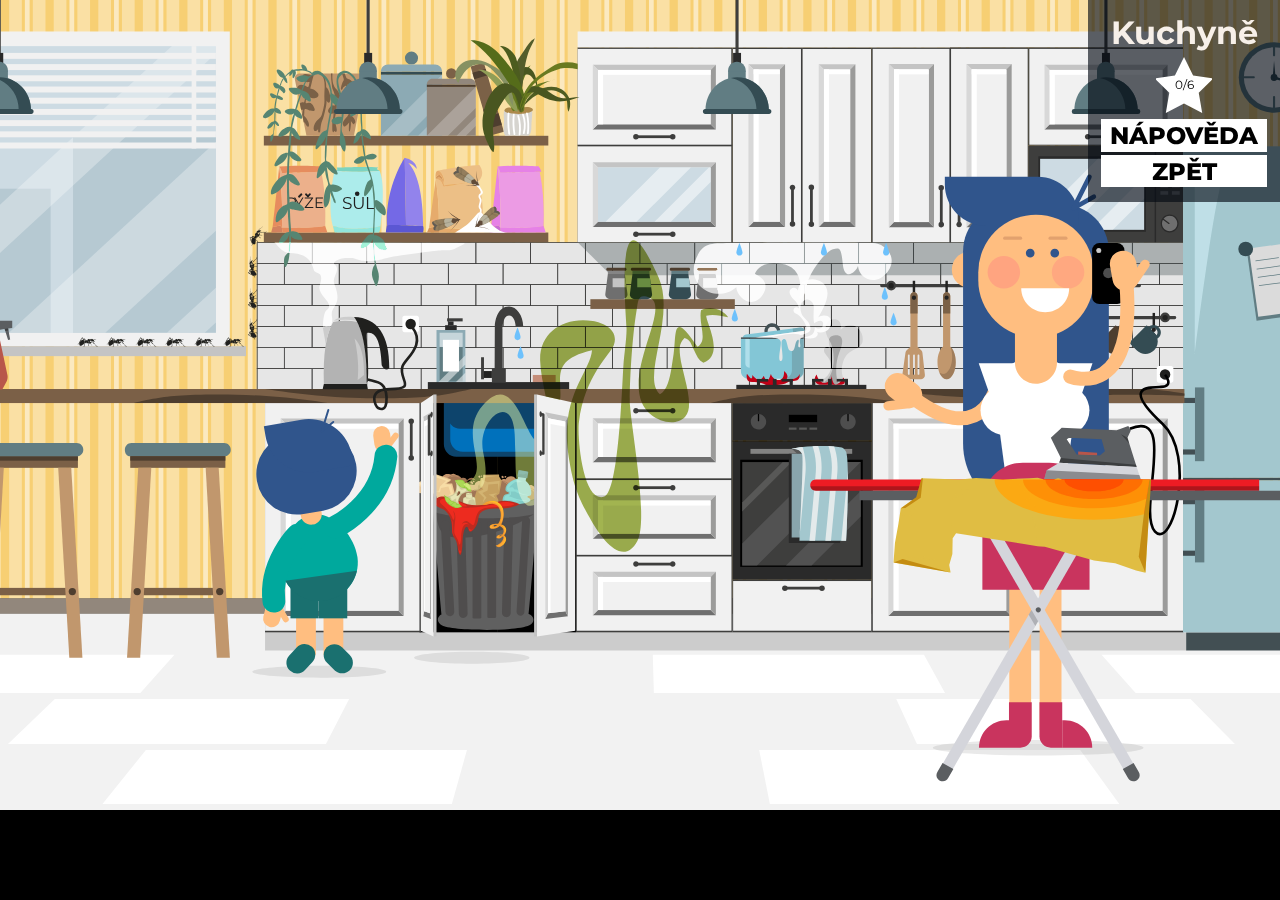
<file: kuchyne.html>
<!DOCTYPE html>
<html lang="en">
  <head>
    <meta charset="UTF-8" />
    <meta http-equiv="X-UA-Compatible" content="IE=edge" />
    <meta name="viewport" content="width=device-width, initial-scale=1.0"> 
    <title>Kuchyne</title>
    <link rel="stylesheet" href="style.css" />
    <link rel="stylesheet" href="kuchyne.css" />
    <script src="index.js" type="module"></script>
    <script src="kuchyne.js" type="module"></script>
    <link rel="preconnect" href="https://fonts.googleapis.com">
    <link rel="preconnect" href="https://fonts.gstatic.com" crossorigin>
    <link href="https://fonts.googleapis.com/css2?family=Open+Sans&display=swap" rel="stylesheet">
  </head>
  <body>

    <div class="otoc"> <p>otočte své zařízení</p> </div>
  
  

    <div class="screen">
      
      <div class="popisek ">
    
              <h2>Kuchyně</h2>
              <div class="popisek--star">
                <span class="star--counter">
            <a id="clicks">0</a>/6 </span>
                  
            </div>
            <button class="button--style"id="ku-hint">Nápověda</button>
            <button class="button--style" id="zmiz"><a href="index.html"> zpět </a></button>
            <button class="button--style " id="gohome"> <a href="index.html"><p> Hotovo!!! </p>
           
            </a></button>
            
        </div>

        <button id="gohome"> <a href="#" id="koupelna-done"> Přejdi na stránku</a></button>

      <div class="kuchyne--svg col-12 ">
        <svg id="okoli--svg" xmlns="http://www.w3.org/2000/svg" viewBox="0 0 3840 2160">
        <defs>
          <style>
            .cls-1, .cls-2, .cls-3, .cls-4, .cls-5, .cls-6, .cls-7, .cls-8, .cls-9, .cls-10, .cls-11, .cls-12, .cls-13 {
              fill: none;
            }
      
            .cls-2 {
              stroke-width: 52.74px;
            }
      
            .cls-2, .cls-3, .cls-4, .cls-6, .cls-7, .cls-8, .cls-10 {
              stroke-miterlimit: 10;
            }
      
            .cls-2, .cls-3, .cls-6 {
              stroke: #ffbe80;
            }
      
            .cls-3 {
              stroke-width: 58.31px;
            }
      
            .cls-4 {
              stroke: #1a706f;
              stroke-width: 75.34px;
            }
      
            .cls-14 {
              fill: #f6f6f6;
            }
      
            .cls-15 {
              fill: #f7dda6;
            }
      
            .cls-16, .cls-17, .cls-18 {
              fill: #f2f2f2;
            }
      
            .cls-19 {
              fill: #f7cf73;
            }
      
            .cls-20 {
              fill: #00a99d;
            }
      
            .cls-21 {
              fill: #697a20;
            }
      
            .cls-22 {
              fill: #0071bc;
            }
      
            .cls-23 {
              fill: #ecbf86;
            }
      
            .cls-24 {
              fill: #ecb08b;
            }
      
            .cls-25 {
              fill: #f2982c;
            }
      
            .cls-26 {
              fill: #ed2b1f;
            }
      
            .cls-27 {
              fill: #e6e6e6;
            }
      
            .cls-28 {
              fill: #e6e4b4;
            }
      
            .cls-29 {
              fill: #e3eaeb;
            }
      
            .cls-30, .cls-31 {
              fill: #fff;
            }
      
            .cls-32 {
              fill: #f1f1f1;
            }
      
            .cls-33 {
              fill: #ffc71c;
            }
      
            .cls-34 {
              fill: #e68c5e;
            }
      
            .cls-35 {
              fill: #ffa480;
            }
      
            .cls-36 {
              fill: #ffab35;
            }
      
            .cls-37 {
              fill: #ffbe80;
            }
      
            .cls-38 {
              fill: #ffa880;
            }
      
            .cls-39 {
              fill: #e681e6;
            }
      
            .cls-40 {
              fill: #fbe9c0;
            }
      
            .cls-41 {
              fill: #e6ab6c;
            }
      
            .cls-42 {
              fill: #fae0a4;
            }
      
            .cls-43 {
              fill: #ec9be4;
            }
      
            .cls-44 {
              fill: #edcc96;
            }
      
            .cls-45 {
              fill: #90ddd5;
            }
      
            .cls-46 {
              fill: #7cd3c0;
            }
      
            .cls-47 {
              fill: #7f5538;
            }
      
            .cls-48 {
              fill: #7469e6;
            }
      
            .cls-49 {
              fill: #996847;
            }
      
            .cls-50 {
              fill: #999;
            }
      
            .cls-51 {
              fill: #9283ec;
            }
      
            .cls-52 {
              fill: #92877c;
            }
      
            .cls-53 {
              fill: #91e6dc;
            }
      
            .cls-54 {
              fill: #a07555;
            }
      
            .cls-55 {
              fill: #83c6d6;
            }
      
            .cls-56 {
              fill: #8caab4;
            }
      
            .cls-57 {
              fill: #909e57;
            }
      
            .cls-58 {
              fill: #b8564a;
            }
      
            .cls-59 {
              fill: #333;
            }
      
            .cls-60 {
              fill: #858585;
            }
      
            .cls-61 {
              fill: #ceca9b;
            }
      
            .cls-62 {
              fill: #cddbe3;
            }
      
            .cls-63 {
              fill: #a3c7ce;
            }
      
            .cls-64 {
              fill: #a97567;
            }
      
            .cls-65 {
              fill: #bd2b1f;
            }
      
            .cls-66 {
              fill: #d8d8d8;
            }
      
            .cls-67 {
              fill: #c1976d;
            }
      
            .cls-68, .cls-69 {
              fill: #ccc;
            }
      
            .cls-70 {
              fill: #c9b9a7;
            }
      
            .cls-71 {
              fill: #ddba87;
            }
      
            .cls-72 {
              fill: #d3945a;
            }
      
            .cls-73 {
              fill: #d3825f;
            }
      
            .cls-74 {
              fill: #c48d79;
            }
      
            .cls-75 {
              fill: #c4c4c4;
            }
      
            .cls-76 {
              fill: #c4946c;
            }
      
            .cls-77 {
              fill: #ad894a;
            }
      
            .cls-78 {
              fill: #abd855;
            }
      
            .cls-79 {
              fill: #d6d4cf;
            }
      
            .cls-80 {
              fill: #dbdbdb;
            }
      
            .cls-81 {
              fill: #d3b472;
            }
      
            .cls-82 {
              fill: #d4d5db;
            }
      
            .cls-83, .cls-84, .cls-85 {
              fill: #e0bd43;
            }
      
            .cls-86 {
              fill: #aceceb;
            }
      
            .cls-87 {
              fill: #c9345e;
            }
      
            .cls-88 {
              fill: #c6a160;
            }
      
            .cls-89 {
              fill: #daf8ff;
            }
      
            .cls-90 {
              fill: #c96dd3;
            }
      
            .cls-91, .cls-92, .cls-93, .cls-94, .cls-95 {
              fill: #222221;
            }
      
            .cls-96, .cls-97, .cls-98, .cls-99 {
              fill: #202020;
            }
      
            .cls-100, .cls-101 {
              fill: #20201e;
            }
      
            .cls-102 {
              fill: #424f53;
            }
      
            .cls-103 {
              fill: #1a706f;
            }
      
            .cls-104 {
              fill: #3e3e3d;
            }
      
            .cls-105 {
              fill: #0d446c;
            }
      
            .cls-106 {
              fill: #93c83d;
            }
      
            .cls-107 {
              fill: #9b9b9a;
            }
      
            .cls-108 {
              fill: #6dc1fc;
            }
      
            .cls-109 {
              fill: #6f6f6f;
            }
      
            .cls-110 {
              fill: #89a5ac;
            }
      
            .cls-111 {
              fill: #545d2b;
            }
      
            .cls-112 {
              fill: #869162;
            }
      
            .cls-113 {
              fill: #556c1a;
            }
      
            .cls-114, .cls-115 {
              fill: #5b5e61;
            }
      
            .cls-116 {
              fill: #5b57d3;
            }
      
            .cls-117 {
              fill: #2a6984;
            }
      
            .cls-118 {
              fill: #2a2a2a;
            }
      
            .cls-119 {
              fill: #344c53;
            }
      
            .cls-120 {
              fill: #30558c;
            }
      
            .cls-121 {
              fill: #347a93;
            }
      
            .cls-122 {
              fill: #585857;
            }
      
            .cls-123 {
              fill: #568572;
            }
      
            .cls-124 {
              fill: #82ccc7;
            }
      
            .cls-125 {
              fill: #4c5c1f;
            }
      
            .cls-126 {
              fill: #606060;
            }
      
            .cls-127 {
              fill: #495620;
            }
      
            .cls-128 {
              fill: #617d83;
            }
      
            .cls-129 {
              fill: #4f4d4d;
            }
      
            .cls-130 {
              fill: #4f5d22;
            }
      
            .cls-131 {
              fill: #4e3e2f;
            }
      
            .cls-132 {
              fill: #515a28;
            }
      
            .cls-133 {
              fill: #4d4d4d;
            }
      
            .cls-134 {
              fill: #7b6147;
            }
      
            .cls-135 {
              fill: #7b6047;
            }
      
            .cls-5 {
              stroke-width: 12.5px;
            }
      
            .cls-5, .cls-6, .cls-8, .cls-9, .cls-10 {
              stroke-linecap: round;
            }
      
            .cls-5, .cls-9 {
              stroke: #30558c;
              stroke-linejoin: round;
            }
      
            .cls-92, .cls-84 {
              opacity: .2;
            }
      
            .cls-92, .cls-84, .cls-85, .cls-93, .cls-94, .cls-95 {
              mix-blend-mode: multiply;
            }
      
            .cls-136 {
              fill: #1a1a1a;
            }
      
            .cls-136, .cls-137, .cls-17, .cls-138, .cls-18 {
              mix-blend-mode: overlay;
            }
      
            .cls-137 {
              fill: #f15a24;
            }
      
            .cls-6 {
              stroke-width: 37.49px;
            }
      
            .cls-97 {
              font-size: 28.81px;
            }
      
            .cls-97, .cls-98, .cls-99 {
              font-family: Cubano-Regular, Cubano;
            }
      
            .cls-93, .cls-139 {
              opacity: .3;
            }
      
            .cls-94 {
              opacity: .4;
            }
      
            .cls-7 {
              stroke: #000;
            }
      
            .cls-7, .cls-140, .cls-115, .cls-141, .cls-142, .cls-143, .cls-101, .cls-144, .cls-69, .cls-145, .cls-146, .cls-147, .cls-148, .cls-149, .cls-150, .cls-151, .cls-152, .cls-153, .cls-31, .cls-18 {
              fill-rule: evenodd;
            }
      
            .cls-7, .cls-13 {
              stroke-width: 7px;
            }
      
            .cls-8 {
              stroke: #00a99d;
              stroke-width: 60.72px;
            }
      
            .cls-9 {
              stroke-width: 5.31px;
            }
      
            .cls-10 {
              stroke: #e2a16e;
              stroke-width: 8.33px;
            }
      
            .cls-154 {
              mix-blend-mode: hard-light;
            }
      
            .cls-155 {
              fill: #707c3a;
              mix-blend-mode: screen;
            }
      
            .cls-156 {
              letter-spacing: -.05em;
            }
      
            .cls-157 {
              opacity: .23;
            }
      
            .cls-158 {
              opacity: .39;
            }
      
            .cls-159 {
              opacity: .36;
            }
      
            .cls-160 {
              opacity: .51;
            }
      
            .cls-161 {
              opacity: .48;
            }
      
            .cls-162 {
              opacity: .79;
            }
      
            .cls-163 {
              opacity: .7;
            }
      
            .cls-140 {
              fill: #f6e3b1;
            }
      
            .cls-141 {
              fill: #604b39;
            }
      
            .cls-142 {
              fill: #615b53;
            }
      
            .cls-143 {
              fill: #947e5d;
            }
      
            .cls-144 {
              fill: #e0af80;
            }
      
            .cls-145 {
              fill: #db8f18;
            }
      
            .cls-146 {
              fill: #c10016;
            }
      
            .cls-147 {
              fill: #999a9a;
            }
      
            .cls-148 {
              fill: #b8b29d;
            }
      
            .cls-149 {
              fill: #8c6239;
            }
      
            .cls-150 {
              fill: #b3b3b3;
            }
      
            .cls-151 {
              fill: #ecc997;
            }
      
            .cls-152 {
              fill: #e3afb2;
            }
      
            .cls-153 {
              fill: #ed1c24;
            }
      
            .cls-11, .cls-12 {
              stroke-width: .22px;
            }
      
            .cls-11, .cls-12, .cls-13 {
              stroke-miterlimit: 22.93;
            }
      
            .cls-11, .cls-13 {
              stroke: #20201e;
            }
      
            .cls-12 {
              stroke: #e0af80;
            }
      
            .cls-95 {
              opacity: .1;
            }
      
            .cls-164 {
              isolation: isolate;
            }
      
            .cls-98 {
              font-size: 38.89px;
            }
      
            .cls-99 {
              font-size: 45.92px;
            }
          </style>
        </defs>
        <g class="cls-164">
          <g id="Vrstva_1" data-name="Vrstva 1">
            <g id="kuchyn">
              <rect class="cls-16" y="1635.3" width="3840" height="524.7"/>
              <rect class="cls-52" y="1594.86" width="3840" height="41.64"/>
              <g>
                <rect class="cls-68" x="920.11" y="1686.31" width="2456.99" height="48.36"/>
                <rect class="cls-19" x="11.1" width="3828.9" height="1594.86"/>
                <g>
                  <g>
                    <rect class="cls-42" width="33.8" height="1594.86"/>
                    <rect class="cls-42" x="63.07" width="33.8" height="1594.86"/>
                    <rect class="cls-40" x="41.93" width="12.7" height="1594.86"/>
                  </g>
                  <g>
                    <rect class="cls-42" x="118.87" width="33.8" height="1594.86"/>
                    <rect class="cls-42" x="181.94" width="33.8" height="1594.86"/>
                    <rect class="cls-40" x="160.8" width="12.7" height="1594.86"/>
                  </g>
                  <g>
                    <rect class="cls-42" x="237.74" width="33.8" height="1594.86"/>
                    <rect class="cls-42" x="300.81" width="33.8" height="1594.86"/>
                    <rect class="cls-40" x="279.67" width="12.7" height="1594.86"/>
                  </g>
                  <g>
                    <rect class="cls-42" x="356.61" width="33.8" height="1594.86"/>
                    <rect class="cls-42" x="419.68" width="33.8" height="1594.86"/>
                    <rect class="cls-40" x="398.54" width="12.7" height="1594.86"/>
                  </g>
                  <g>
                    <rect class="cls-42" x="475.49" width="33.8" height="1594.86"/>
                    <rect class="cls-42" x="538.55" width="33.8" height="1594.86"/>
                    <rect class="cls-40" x="517.41" width="12.7" height="1594.86"/>
                  </g>
                  <g>
                    <rect class="cls-42" x="594.36" width="33.8" height="1594.86"/>
                    <rect class="cls-42" x="657.43" width="33.8" height="1594.86"/>
                    <rect class="cls-40" x="636.28" width="12.7" height="1594.86"/>
                  </g>
                  <g>
                    <rect class="cls-42" x="713.23" width="33.8" height="1594.86"/>
                    <rect class="cls-42" x="776.3" width="33.8" height="1594.86"/>
                    <rect class="cls-40" x="755.16" width="12.7" height="1594.86"/>
                  </g>
                  <g>
                    <rect class="cls-42" x="832.1" width="33.8" height="1594.86"/>
                    <rect class="cls-42" x="895.17" width="33.8" height="1594.86"/>
                    <rect class="cls-40" x="874.03" width="12.7" height="1594.86"/>
                  </g>
                  <g>
                    <rect class="cls-42" x="950.97" width="33.8" height="1594.86"/>
                    <rect class="cls-42" x="1014.04" width="33.8" height="1594.86"/>
                    <rect class="cls-40" x="992.9" width="12.7" height="1594.86"/>
                  </g>
                  <g>
                    <rect class="cls-42" x="1069.84" width="33.8" height="1594.86"/>
                    <rect class="cls-42" x="1132.91" width="33.8" height="1594.86"/>
                    <rect class="cls-40" x="1111.77" width="12.7" height="1594.86"/>
                  </g>
                  <g>
                    <rect class="cls-42" x="1188.72" width="33.8" height="1594.86"/>
                    <rect class="cls-42" x="1251.78" width="33.8" height="1594.86"/>
                    <rect class="cls-40" x="1230.64" width="12.7" height="1594.86"/>
                  </g>
                  <g>
                    <rect class="cls-42" x="1307.59" width="33.8" height="1594.86"/>
                    <rect class="cls-42" x="1370.65" width="33.8" height="1594.86"/>
                    <rect class="cls-40" x="1349.51" width="12.7" height="1594.86"/>
                  </g>
                  <g>
                    <rect class="cls-42" x="1426.46" width="33.8" height="1594.86"/>
                    <rect class="cls-42" x="1489.53" width="33.8" height="1594.86"/>
                    <rect class="cls-40" x="1468.38" width="12.7" height="1594.86"/>
                  </g>
                  <g>
                    <rect class="cls-42" x="1545.33" width="33.8" height="1594.86"/>
                    <rect class="cls-42" x="1608.4" width="33.8" height="1594.86"/>
                    <rect class="cls-40" x="1587.26" width="12.7" height="1594.86"/>
                  </g>
                  <g>
                    <rect class="cls-42" x="1664.2" width="33.8" height="1594.86"/>
                    <rect class="cls-42" x="1727.27" width="33.8" height="1594.86"/>
                    <rect class="cls-40" x="1706.13" width="12.7" height="1594.86"/>
                  </g>
                  <g>
                    <rect class="cls-42" x="1783.07" width="33.8" height="1594.86"/>
                    <rect class="cls-42" x="1846.14" width="33.8" height="1594.86"/>
                    <rect class="cls-40" x="1825" width="12.7" height="1594.86"/>
                  </g>
                  <g>
                    <rect class="cls-42" x="1901.94" width="33.8" height="1594.86"/>
                    <rect class="cls-42" x="1965.01" width="33.8" height="1594.86"/>
                    <rect class="cls-40" x="1943.87" width="12.7" height="1594.86"/>
                  </g>
                  <g>
                    <rect class="cls-42" x="2020.82" width="33.8" height="1594.86"/>
                    <rect class="cls-42" x="2083.88" width="33.8" height="1594.86"/>
                    <rect class="cls-40" x="2062.74" width="12.7" height="1594.86"/>
                  </g>
                  <g>
                    <rect class="cls-42" x="2139.69" width="33.8" height="1594.86"/>
                    <rect class="cls-42" x="2202.76" width="33.8" height="1594.86"/>
                    <rect class="cls-40" x="2181.61" width="12.7" height="1594.86"/>
                  </g>
                  <g>
                    <rect class="cls-42" x="2258.56" width="33.8" height="1594.86"/>
                    <rect class="cls-42" x="2321.63" width="33.8" height="1594.86"/>
                    <rect class="cls-40" x="2300.49" width="12.7" height="1594.86"/>
                  </g>
                  <g>
                    <rect class="cls-42" x="2377.43" width="33.8" height="1594.86"/>
                    <rect class="cls-42" x="2440.5" width="33.8" height="1594.86"/>
                    <rect class="cls-40" x="2419.36" width="12.7" height="1594.86"/>
                  </g>
                  <g>
                    <rect class="cls-42" x="2496.3" width="33.8" height="1594.86"/>
                    <rect class="cls-42" x="2559.37" width="33.8" height="1594.86"/>
                    <rect class="cls-40" x="2538.23" width="12.7" height="1594.86"/>
                  </g>
                  <g>
                    <rect class="cls-42" x="2615.17" width="33.8" height="1594.86"/>
                    <rect class="cls-42" x="2678.24" width="33.8" height="1594.86"/>
                    <rect class="cls-40" x="2657.1" width="12.7" height="1594.86"/>
                  </g>
                  <g>
                    <rect class="cls-42" x="2734.05" width="33.8" height="1594.86"/>
                    <rect class="cls-42" x="2797.11" width="33.8" height="1594.86"/>
                    <rect class="cls-40" x="2775.97" width="12.7" height="1594.86"/>
                  </g>
                  <g>
                    <rect class="cls-42" x="2852.92" width="33.8" height="1594.86"/>
                    <rect class="cls-42" x="2915.98" width="33.8" height="1594.86"/>
                    <rect class="cls-40" x="2894.84" width="12.7" height="1594.86"/>
                  </g>
                  <g>
                    <rect class="cls-42" x="2971.79" width="33.8" height="1594.86"/>
                    <rect class="cls-42" x="3034.86" width="33.8" height="1594.86"/>
                    <rect class="cls-40" x="3013.71" width="12.7" height="1594.86"/>
                  </g>
                  <g>
                    <rect class="cls-42" x="3090.66" width="33.8" height="1594.86"/>
                    <rect class="cls-42" x="3153.73" width="33.8" height="1594.86"/>
                    <rect class="cls-40" x="3132.59" width="12.7" height="1594.86"/>
                  </g>
                  <g>
                    <rect class="cls-42" x="3209.53" width="33.8" height="1594.86"/>
                    <rect class="cls-42" x="3272.6" width="33.8" height="1594.86"/>
                    <rect class="cls-40" x="3251.46" width="12.7" height="1594.86"/>
                  </g>
                  <g>
                    <rect class="cls-42" x="3328.4" width="33.8" height="1594.86"/>
                    <rect class="cls-42" x="3391.47" width="33.8" height="1594.86"/>
                    <rect class="cls-40" x="3370.33" width="12.7" height="1594.86"/>
                  </g>
                  <g>
                    <rect class="cls-42" x="3447.27" width="33.8" height="1594.86"/>
                    <rect class="cls-42" x="3510.34" width="33.8" height="1594.86"/>
                    <rect class="cls-40" x="3489.2" width="12.7" height="1594.86"/>
                  </g>
                  <g>
                    <rect class="cls-42" x="3566.15" width="33.8" height="1594.86"/>
                    <rect class="cls-42" x="3629.21" width="33.8" height="1594.86"/>
                    <rect class="cls-40" x="3608.07" width="12.7" height="1594.86"/>
                  </g>
                  <g>
                    <rect class="cls-42" x="3685.02" width="33.8" height="1594.86"/>
                    <rect class="cls-42" x="3748.09" width="33.8" height="1594.86"/>
                    <rect class="cls-40" x="3726.94" width="12.7" height="1594.86"/>
                  </g>
                  <rect class="cls-42" x="3803.89" width="33.8" height="1594.86"/>
                </g>
                <g>
                  <rect class="cls-27" x="899.17" y="702.96" width="146.17" height="56.02"/>
                  <path class="cls-59" d="M1046.46,760.11h-148.42v-58.27h148.42v58.27Zm-146.17-2.25h143.93v-53.77h-143.93v53.77Z"/>
                </g>
                <g>
                  <rect class="cls-27" x="899.17" y="815" width="146.17" height="56.02"/>
                  <path class="cls-59" d="M1046.46,872.14h-148.42v-58.27h148.42v58.27Zm-146.17-2.25h143.93v-53.77h-143.93v53.77Z"/>
                </g>
                <g>
                  <rect class="cls-27" x="899.17" y="927.03" width="146.17" height="56.02"/>
                  <path class="cls-59" d="M1046.46,984.17h-148.42v-58.27h148.42v58.27Zm-146.17-2.25h143.93v-53.77h-143.93v53.77Z"/>
                </g>
                <g>
                  <rect class="cls-27" x="2941.28" y="646.95" width="146.17" height="56.02"/>
                  <path class="cls-59" d="M3088.58,704.09h-148.42v-58.27h148.42v58.27Zm-146.17-2.25h143.93v-53.76h-143.93v53.76Z"/>
                </g>
                <g>
                  <rect class="cls-27" x="3013.75" y="702.96" width="146.17" height="56.02"/>
                  <path class="cls-59" d="M3161.05,760.11h-148.42v-58.27h148.42v58.27Zm-146.17-2.25h143.93v-53.77h-143.93v53.77Z"/>
                </g>
                <g>
                  <rect class="cls-27" x="2941.28" y="758.98" width="146.17" height="56.02"/>
                  <path class="cls-59" d="M3088.58,816.12h-148.42v-58.27h148.42v58.27Zm-146.17-2.25h143.93v-53.76h-143.93v53.76Z"/>
                </g>
                <g>
                  <rect class="cls-27" x="3013.75" y="815" width="146.17" height="56.02"/>
                  <path class="cls-59" d="M3161.05,872.14h-148.42v-58.27h148.42v58.27Zm-146.17-2.25h143.93v-53.76h-143.93v53.76Z"/>
                </g>
                <g>
                  <rect class="cls-27" x="2941.28" y="871.01" width="146.17" height="56.02"/>
                  <path class="cls-59" d="M3088.58,928.16h-148.42v-58.27h148.42v58.27Zm-146.17-2.25h143.93v-53.77h-143.93v53.77Z"/>
                </g>
                <g>
                  <rect class="cls-27" x="2941.28" y="983.05" width="146.17" height="56.02"/>
                  <path class="cls-59" d="M3088.58,1040.19h-148.42v-58.27h148.42v58.27Zm-146.17-2.25h143.93v-53.76h-143.93v53.76Z"/>
                </g>
                <g>
                  <rect class="cls-27" x="3013.75" y="927.03" width="146.17" height="56.02"/>
                  <path class="cls-59" d="M3161.05,984.17h-148.42v-58.27h148.42v58.27Zm-146.17-2.25h143.93v-53.77h-143.93v53.77Z"/>
                </g>
                <g>
                  <rect class="cls-27" x="3086.84" y="646.95" width="146.17" height="56.02"/>
                  <path class="cls-59" d="M3234.14,704.09h-148.42v-58.27h148.42v58.27Zm-146.17-2.25h143.93v-53.76h-143.93v53.76Z"/>
                </g>
                <g>
                  <rect class="cls-27" x="3159.31" y="702.96" width="146.17" height="56.02"/>
                  <path class="cls-59" d="M3306.61,760.11h-148.42v-58.27h148.42v58.27Zm-146.17-2.25h143.93v-53.77h-143.93v53.77Z"/>
                </g>
                <g>
                  <rect class="cls-27" x="3086.84" y="758.98" width="146.17" height="56.02"/>
                  <path class="cls-59" d="M3234.14,816.12h-148.42v-58.27h148.42v58.27Zm-146.17-2.25h143.93v-53.76h-143.93v53.76Z"/>
                </g>
                <g>
                  <rect class="cls-27" x="3159.31" y="815" width="146.17" height="56.02"/>
                  <path class="cls-59" d="M3306.61,872.14h-148.42v-58.27h148.42v58.27Zm-146.17-2.25h143.93v-53.76h-143.93v53.76Z"/>
                </g>
                <g>
                  <rect class="cls-27" x="3086.84" y="871.01" width="146.17" height="56.02"/>
                  <path class="cls-59" d="M3234.14,928.16h-148.42v-58.27h148.42v58.27Zm-146.17-2.25h143.93v-53.77h-143.93v53.77Z"/>
                </g>
                <g>
                  <rect class="cls-27" x="3086.84" y="983.05" width="146.17" height="56.02"/>
                  <path class="cls-59" d="M3234.14,1040.19h-148.42v-58.27h148.42v58.27Zm-146.17-2.25h143.93v-53.76h-143.93v53.76Z"/>
                </g>
                <g>
                  <rect class="cls-27" x="3159.31" y="927.03" width="146.17" height="56.02"/>
                  <path class="cls-59" d="M3306.61,984.17h-148.42v-58.27h148.42v58.27Zm-146.17-2.25h143.93v-53.77h-143.93v53.77Z"/>
                </g>
                <g>
                  <rect class="cls-27" x="3233.01" y="646.95" width="146.17" height="56.02"/>
                  <path class="cls-59" d="M3380.31,704.09h-148.42v-58.27h148.42v58.27Zm-146.17-2.25h143.93v-53.76h-143.93v53.76Z"/>
                </g>
                <g>
                  <rect class="cls-27" x="3305.48" y="702.96" width="146.17" height="56.02"/>
                  <path class="cls-59" d="M3452.78,760.11h-148.42v-58.27h148.42v58.27Zm-146.17-2.25h143.93v-53.77h-143.93v53.77Z"/>
                </g>
                <g>
                  <rect class="cls-27" x="3233.01" y="758.98" width="146.17" height="56.02"/>
                  <path class="cls-59" d="M3380.31,816.12h-148.42v-58.27h148.42v58.27Zm-146.17-2.25h143.93v-53.76h-143.93v53.76Z"/>
                </g>
                <g>
                  <rect class="cls-27" x="3305.48" y="815" width="146.17" height="56.02"/>
                  <path class="cls-59" d="M3452.78,872.14h-148.42v-58.27h148.42v58.27Zm-146.17-2.25h143.93v-53.76h-143.93v53.76Z"/>
                </g>
                <g>
                  <rect class="cls-27" x="3233.01" y="871.01" width="146.17" height="56.02"/>
                  <path class="cls-59" d="M3380.31,928.16h-148.42v-58.27h148.42v58.27Zm-146.17-2.25h143.93v-53.77h-143.93v53.77Z"/>
                </g>
                <g>
                  <rect class="cls-27" x="3233.01" y="983.05" width="146.17" height="56.02"/>
                  <path class="cls-59" d="M3380.31,1040.19h-148.42v-58.27h148.42v58.27Zm-146.17-2.25h143.93v-53.76h-143.93v53.76Z"/>
                </g>
                <g>
                  <rect class="cls-27" x="3305.48" y="927.03" width="146.17" height="56.02"/>
                  <path class="cls-59" d="M3452.78,984.17h-148.42v-58.27h148.42v58.27Zm-146.17-2.25h143.93v-53.77h-143.93v53.77Z"/>
                </g>
                <g>
                  <rect class="cls-27" x="3378.57" y="646.95" width="146.17" height="56.02"/>
                  <path class="cls-59" d="M3525.87,704.09h-148.42v-58.27h148.42v58.27Zm-146.17-2.25h143.93v-53.76h-143.93v53.76Z"/>
                </g>
                <g>
                  <rect class="cls-27" x="3451.04" y="702.96" width="146.17" height="56.02"/>
                  <path class="cls-59" d="M3598.34,760.11h-148.42v-58.27h148.42v58.27Zm-146.17-2.25h143.93v-53.77h-143.93v53.77Z"/>
                </g>
                <g>
                  <rect class="cls-27" x="3378.57" y="758.98" width="146.17" height="56.02"/>
                  <path class="cls-59" d="M3525.87,816.12h-148.42v-58.27h148.42v58.27Zm-146.17-2.25h143.93v-53.76h-143.93v53.76Z"/>
                </g>
                <g>
                  <rect class="cls-27" x="3451.04" y="815" width="146.17" height="56.02"/>
                  <path class="cls-59" d="M3598.34,872.14h-148.42v-58.27h148.42v58.27Zm-146.17-2.25h143.93v-53.76h-143.93v53.76Z"/>
                </g>
                <g>
                  <rect class="cls-27" x="3378.57" y="871.01" width="146.17" height="56.02"/>
                  <path class="cls-59" d="M3525.87,928.16h-148.42v-58.27h148.42v58.27Zm-146.17-2.25h143.93v-53.77h-143.93v53.77Z"/>
                </g>
                <g>
                  <rect class="cls-27" x="3378.57" y="983.05" width="146.17" height="56.02"/>
                  <path class="cls-59" d="M3525.87,1040.19h-148.42v-58.27h148.42v58.27Zm-146.17-2.25h143.93v-53.76h-143.93v53.76Z"/>
                </g>
                <g>
                  <rect class="cls-27" x="3451.04" y="927.03" width="146.17" height="56.02"/>
                  <path class="cls-59" d="M3598.34,984.17h-148.42v-58.27h148.42v58.27Zm-146.17-2.25h143.93v-53.77h-143.93v53.77Z"/>
                </g>
                <g>
                  <rect class="cls-27" x="2357.82" y="646.95" width="146.17" height="56.02"/>
                  <path class="cls-59" d="M2505.12,704.09h-148.42v-58.27h148.42v58.27Zm-146.17-2.25h143.93v-53.76h-143.93v53.76Z"/>
                </g>
                <g>
                  <rect class="cls-27" x="2430.29" y="702.96" width="146.17" height="56.02"/>
                  <path class="cls-59" d="M2577.59,760.11h-148.42v-58.27h148.42v58.27Zm-146.17-2.25h143.92v-53.77h-143.92v53.77Z"/>
                </g>
                <g>
                  <rect class="cls-27" x="2357.82" y="758.98" width="146.17" height="56.02"/>
                  <path class="cls-59" d="M2505.12,816.12h-148.42v-58.27h148.42v58.27Zm-146.17-2.25h143.93v-53.76h-143.93v53.76Z"/>
                </g>
                <g>
                  <rect class="cls-27" x="2430.29" y="815" width="146.17" height="56.02"/>
                  <path class="cls-59" d="M2577.59,872.14h-148.42v-58.27h148.42v58.27Zm-146.17-2.25h143.92v-53.76h-143.92v53.76Z"/>
                </g>
                <g>
                  <rect class="cls-27" x="2357.82" y="871.01" width="146.17" height="56.02"/>
                  <path class="cls-59" d="M2505.12,928.16h-148.42v-58.27h148.42v58.27Zm-146.17-2.25h143.93v-53.77h-143.93v53.77Z"/>
                </g>
                <g>
                  <rect class="cls-27" x="2357.82" y="983.05" width="146.17" height="56.02"/>
                  <path class="cls-59" d="M2505.12,1040.19h-148.42v-58.27h148.42v58.27Zm-146.17-2.25h143.93v-53.76h-143.93v53.76Z"/>
                </g>
                <g>
                  <rect class="cls-27" x="2430.29" y="927.03" width="146.17" height="56.02"/>
                  <path class="cls-59" d="M2577.59,984.17h-148.42v-58.27h148.42v58.27Zm-146.17-2.25h143.92v-53.77h-143.92v53.77Z"/>
                </g>
                <g>
                  <rect class="cls-27" x="2503.38" y="646.95" width="146.17" height="56.02"/>
                  <path class="cls-59" d="M2650.67,704.09h-148.42v-58.27h148.42v58.27Zm-146.17-2.25h143.93v-53.76h-143.93v53.76Z"/>
                </g>
                <g>
                  <rect class="cls-27" x="2575.85" y="702.96" width="146.17" height="56.02"/>
                  <path class="cls-59" d="M2723.15,760.11h-148.42v-58.27h148.42v58.27Zm-146.17-2.25h143.93v-53.77h-143.93v53.77Z"/>
                </g>
                <g>
                  <rect class="cls-27" x="2503.38" y="758.98" width="146.17" height="56.02"/>
                  <path class="cls-59" d="M2650.67,816.12h-148.42v-58.27h148.42v58.27Zm-146.17-2.25h143.93v-53.76h-143.93v53.76Z"/>
                </g>
                <g>
                  <rect class="cls-27" x="2575.85" y="815" width="146.17" height="56.02"/>
                  <path class="cls-59" d="M2723.15,872.14h-148.42v-58.27h148.42v58.27Zm-146.17-2.25h143.93v-53.76h-143.93v53.76Z"/>
                </g>
                <g>
                  <rect class="cls-27" x="2503.38" y="871.01" width="146.17" height="56.02"/>
                  <path class="cls-59" d="M2650.67,928.16h-148.42v-58.27h148.42v58.27Zm-146.17-2.25h143.93v-53.77h-143.93v53.77Z"/>
                </g>
                <g>
                  <rect class="cls-27" x="2503.38" y="983.05" width="146.17" height="56.02"/>
                  <path class="cls-59" d="M2650.67,1040.19h-148.42v-58.27h148.42v58.27Zm-146.17-2.25h143.93v-53.76h-143.93v53.76Z"/>
                </g>
                <g>
                  <rect class="cls-27" x="2575.85" y="927.03" width="146.17" height="56.02"/>
                  <path class="cls-59" d="M2723.15,984.17h-148.42v-58.27h148.42v58.27Zm-146.17-2.25h143.93v-53.77h-143.93v53.77Z"/>
                </g>
                <g>
                  <rect class="cls-27" x="2649.55" y="646.95" width="146.17" height="56.02"/>
                  <path class="cls-59" d="M2796.85,704.09h-148.42v-58.27h148.42v58.27Zm-146.17-2.25h143.93v-53.76h-143.93v53.76Z"/>
                </g>
                <g>
                  <rect class="cls-27" x="2722.02" y="702.96" width="146.17" height="56.02"/>
                  <path class="cls-59" d="M2869.32,760.11h-148.42v-58.27h148.42v58.27Zm-146.17-2.25h143.93v-53.77h-143.93v53.77Z"/>
                </g>
                <g>
                  <rect class="cls-27" x="2649.55" y="758.98" width="146.17" height="56.02"/>
                  <path class="cls-59" d="M2796.85,816.12h-148.42v-58.27h148.42v58.27Zm-146.17-2.25h143.93v-53.76h-143.93v53.76Z"/>
                </g>
                <g>
                  <rect class="cls-27" x="2722.02" y="815" width="146.17" height="56.02"/>
                  <path class="cls-59" d="M2869.32,872.14h-148.42v-58.27h148.42v58.27Zm-146.17-2.25h143.93v-53.76h-143.93v53.76Z"/>
                </g>
                <g>
                  <rect class="cls-27" x="2649.55" y="871.01" width="146.17" height="56.02"/>
                  <path class="cls-59" d="M2796.85,928.16h-148.42v-58.27h148.42v58.27Zm-146.17-2.25h143.93v-53.77h-143.93v53.77Z"/>
                </g>
                <g>
                  <rect class="cls-27" x="2649.55" y="983.05" width="146.17" height="56.02"/>
                  <path class="cls-59" d="M2796.85,1040.19h-148.42v-58.27h148.42v58.27Zm-146.17-2.25h143.93v-53.76h-143.93v53.76Z"/>
                </g>
                <g>
                  <rect class="cls-27" x="2722.02" y="927.03" width="146.17" height="56.02"/>
                  <path class="cls-59" d="M2869.32,984.17h-148.42v-58.27h148.42v58.27Zm-146.17-2.25h143.93v-53.77h-143.93v53.77Z"/>
                </g>
                <g>
                  <rect class="cls-27" x="2795.11" y="646.95" width="146.17" height="56.02"/>
                  <path class="cls-59" d="M2942.41,704.09h-148.42v-58.27h148.42v58.27Zm-146.17-2.25h143.93v-53.76h-143.93v53.76Z"/>
                </g>
                <g>
                  <rect class="cls-27" x="2867.58" y="702.96" width="146.17" height="56.02"/>
                  <path class="cls-59" d="M3014.88,760.11h-148.42v-58.27h148.42v58.27Zm-146.17-2.25h143.93v-53.77h-143.93v53.77Z"/>
                </g>
                <g>
                  <rect class="cls-27" x="2795.11" y="758.98" width="146.17" height="56.02"/>
                  <path class="cls-59" d="M2942.41,816.12h-148.42v-58.27h148.42v58.27Zm-146.17-2.25h143.93v-53.76h-143.93v53.76Z"/>
                </g>
                <g>
                  <rect class="cls-27" x="2867.58" y="815" width="146.17" height="56.02"/>
                  <path class="cls-59" d="M3014.88,872.14h-148.42v-58.27h148.42v58.27Zm-146.17-2.25h143.93v-53.76h-143.93v53.76Z"/>
                </g>
                <g>
                  <rect class="cls-27" x="2795.11" y="871.01" width="146.17" height="56.02"/>
                  <path class="cls-59" d="M2942.41,928.16h-148.42v-58.27h148.42v58.27Zm-146.17-2.25h143.93v-53.77h-143.93v53.77Z"/>
                </g>
                <g>
                  <rect class="cls-27" x="2795.11" y="983.05" width="146.17" height="56.02"/>
                  <path class="cls-59" d="M2942.41,1040.19h-148.42v-58.27h148.42v58.27Zm-146.17-2.25h143.93v-53.76h-143.93v53.76Z"/>
                </g>
                <g>
                  <rect class="cls-27" x="2867.58" y="927.03" width="146.17" height="56.02"/>
                  <path class="cls-59" d="M3014.88,984.17h-148.42v-58.27h148.42v58.27Zm-146.17-2.25h143.93v-53.77h-143.93v53.77Z"/>
                </g>
                <g>
                  <rect class="cls-27" x="1774.36" y="646.95" width="146.17" height="56.02"/>
                  <path class="cls-59" d="M1921.66,704.09h-148.42v-58.27h148.42v58.27Zm-146.17-2.25h143.93v-53.76h-143.93v53.76Z"/>
                </g>
                <g>
                  <rect class="cls-27" x="1846.83" y="702.96" width="146.17" height="56.02"/>
                  <path class="cls-59" d="M1994.13,760.11h-148.42v-58.27h148.42v58.27Zm-146.17-2.25h143.93v-53.77h-143.93v53.77Z"/>
                </g>
                <g>
                  <rect class="cls-27" x="1774.36" y="758.98" width="146.17" height="56.02"/>
                  <path class="cls-59" d="M1921.66,816.12h-148.42v-58.27h148.42v58.27Zm-146.17-2.25h143.93v-53.76h-143.93v53.76Z"/>
                </g>
                <g>
                  <rect class="cls-27" x="1846.83" y="815" width="146.17" height="56.02"/>
                  <path class="cls-59" d="M1994.13,872.14h-148.42v-58.27h148.42v58.27Zm-146.17-2.25h143.93v-53.76h-143.93v53.76Z"/>
                </g>
                <g>
                  <rect class="cls-27" x="1774.36" y="871.01" width="146.17" height="56.02"/>
                  <path class="cls-59" d="M1921.66,928.16h-148.42v-58.27h148.42v58.27Zm-146.17-2.25h143.93v-53.77h-143.93v53.77Z"/>
                </g>
                <g>
                  <rect class="cls-27" x="1774.36" y="983.05" width="146.17" height="56.02"/>
                  <path class="cls-59" d="M1921.66,1040.19h-148.42v-58.27h148.42v58.27Zm-146.17-2.25h143.93v-53.76h-143.93v53.76Z"/>
                </g>
                <g>
                  <rect class="cls-27" x="1846.83" y="927.03" width="146.17" height="56.02"/>
                  <path class="cls-59" d="M1994.13,984.17h-148.42v-58.27h148.42v58.27Zm-146.17-2.25h143.93v-53.77h-143.93v53.77Z"/>
                </g>
                <g>
                  <rect class="cls-27" x="1919.92" y="646.95" width="146.17" height="56.02"/>
                  <path class="cls-59" d="M2067.21,704.09h-148.42v-58.27h148.42v58.27Zm-146.17-2.25h143.93v-53.76h-143.93v53.76Z"/>
                </g>
                <g>
                  <rect class="cls-27" x="1992.39" y="702.96" width="146.17" height="56.02"/>
                  <path class="cls-59" d="M2139.69,760.11h-148.42v-58.27h148.42v58.27Zm-146.17-2.25h143.93v-53.77h-143.93v53.77Z"/>
                </g>
                <g>
                  <rect class="cls-27" x="1919.92" y="758.98" width="146.17" height="56.02"/>
                  <path class="cls-59" d="M2067.21,816.12h-148.42v-58.27h148.42v58.27Zm-146.17-2.25h143.93v-53.76h-143.93v53.76Z"/>
                </g>
                <g>
                  <rect class="cls-27" x="1992.39" y="815" width="146.17" height="56.02"/>
                  <path class="cls-59" d="M2139.69,872.14h-148.42v-58.27h148.42v58.27Zm-146.17-2.25h143.93v-53.76h-143.93v53.76Z"/>
                </g>
                <g>
                  <rect class="cls-27" x="1919.92" y="871.01" width="146.17" height="56.02"/>
                  <path class="cls-59" d="M2067.21,928.16h-148.42v-58.27h148.42v58.27Zm-146.17-2.25h143.93v-53.77h-143.93v53.77Z"/>
                </g>
                <g>
                  <rect class="cls-27" x="1919.92" y="983.05" width="146.17" height="56.02"/>
                  <path class="cls-59" d="M2067.21,1040.19h-148.42v-58.27h148.42v58.27Zm-146.17-2.25h143.93v-53.76h-143.93v53.76Z"/>
                </g>
                <g>
                  <rect class="cls-27" x="1992.39" y="927.03" width="146.17" height="56.02"/>
                  <path class="cls-59" d="M2139.69,984.17h-148.42v-58.27h148.42v58.27Zm-146.17-2.25h143.93v-53.77h-143.93v53.77Z"/>
                </g>
                <g>
                  <rect class="cls-27" x="2066.09" y="646.95" width="146.17" height="56.02"/>
                  <path class="cls-59" d="M2213.39,704.09h-148.42v-58.27h148.42v58.27Zm-146.17-2.25h143.93v-53.76h-143.93v53.76Z"/>
                </g>
                <g>
                  <rect class="cls-27" x="2138.56" y="702.96" width="146.17" height="56.02"/>
                  <path class="cls-59" d="M2285.86,760.11h-148.42v-58.27h148.42v58.27Zm-146.17-2.25h143.93v-53.77h-143.93v53.77Z"/>
                </g>
                <g>
                  <rect class="cls-27" x="2066.09" y="758.98" width="146.17" height="56.02"/>
                  <path class="cls-59" d="M2213.39,816.12h-148.42v-58.27h148.42v58.27Zm-146.17-2.25h143.93v-53.76h-143.93v53.76Z"/>
                </g>
                <g>
                  <rect class="cls-27" x="2138.56" y="815" width="146.17" height="56.02"/>
                  <path class="cls-59" d="M2285.86,872.14h-148.42v-58.27h148.42v58.27Zm-146.17-2.25h143.93v-53.76h-143.93v53.76Z"/>
                </g>
                <g>
                  <rect class="cls-27" x="2066.09" y="871.01" width="146.17" height="56.02"/>
                  <path class="cls-59" d="M2213.39,928.16h-148.42v-58.27h148.42v58.27Zm-146.17-2.25h143.93v-53.77h-143.93v53.77Z"/>
                </g>
                <g>
                  <rect class="cls-27" x="2066.09" y="983.05" width="146.17" height="56.02"/>
                  <path class="cls-59" d="M2213.39,1040.19h-148.42v-58.27h148.42v58.27Zm-146.17-2.25h143.93v-53.76h-143.93v53.76Z"/>
                </g>
                <g>
                  <rect class="cls-27" x="2138.56" y="927.03" width="146.17" height="56.02"/>
                  <path class="cls-59" d="M2285.86,984.17h-148.42v-58.27h148.42v58.27Zm-146.17-2.25h143.93v-53.77h-143.93v53.77Z"/>
                </g>
                <g>
                  <rect class="cls-27" x="2211.65" y="646.95" width="146.17" height="56.02"/>
                  <path class="cls-59" d="M2358.94,704.09h-148.42v-58.27h148.42v58.27Zm-146.17-2.25h143.93v-53.76h-143.93v53.76Z"/>
                </g>
                <g>
                  <rect class="cls-27" x="2284.12" y="702.96" width="146.17" height="56.02"/>
                  <path class="cls-59" d="M2431.42,760.11h-148.42v-58.27h148.42v58.27Zm-146.17-2.25h143.93v-53.77h-143.93v53.77Z"/>
                </g>
                <g>
                  <rect class="cls-27" x="2211.65" y="758.98" width="146.17" height="56.02"/>
                  <path class="cls-59" d="M2358.94,816.12h-148.42v-58.27h148.42v58.27Zm-146.17-2.25h143.93v-53.76h-143.93v53.76Z"/>
                </g>
                <g>
                  <rect class="cls-27" x="2284.12" y="815" width="146.17" height="56.02"/>
                  <path class="cls-59" d="M2431.42,872.14h-148.42v-58.27h148.42v58.27Zm-146.17-2.25h143.93v-53.76h-143.93v53.76Z"/>
                </g>
                <g>
                  <rect class="cls-27" x="2211.65" y="871.01" width="146.17" height="56.02"/>
                  <path class="cls-59" d="M2358.94,928.16h-148.42v-58.27h148.42v58.27Zm-146.17-2.25h143.93v-53.77h-143.93v53.77Z"/>
                </g>
                <g>
                  <rect class="cls-27" x="2211.65" y="983.05" width="146.17" height="56.02"/>
                  <path class="cls-59" d="M2358.94,1040.19h-148.42v-58.27h148.42v58.27Zm-146.17-2.25h143.93v-53.76h-143.93v53.76Z"/>
                </g>
                <g>
                  <rect class="cls-27" x="2284.12" y="927.03" width="146.17" height="56.02"/>
                  <path class="cls-59" d="M2431.42,984.17h-148.42v-58.27h148.42v58.27Zm-146.17-2.25h143.93v-53.77h-143.93v53.77Z"/>
                </g>
                <g>
                  <rect class="cls-27" x="1190.9" y="646.95" width="146.17" height="56.02"/>
                  <path class="cls-59" d="M1338.2,704.09h-148.42v-58.27h148.42v58.27Zm-146.17-2.25h143.93v-53.76h-143.93v53.76Z"/>
                </g>
                <g>
                  <rect class="cls-27" x="1263.37" y="702.96" width="146.17" height="56.02"/>
                  <path class="cls-59" d="M1410.67,760.11h-148.42v-58.27h148.42v58.27Zm-146.17-2.25h143.93v-53.77h-143.93v53.77Z"/>
                </g>
                <g>
                  <rect class="cls-27" x="1190.9" y="758.98" width="146.17" height="56.02"/>
                  <path class="cls-59" d="M1338.2,816.12h-148.42v-58.27h148.42v58.27Zm-146.17-2.25h143.93v-53.76h-143.93v53.76Z"/>
                </g>
                <g>
                  <rect class="cls-27" x="1263.37" y="815" width="146.17" height="56.02"/>
                  <path class="cls-59" d="M1410.67,872.14h-148.42v-58.27h148.42v58.27Zm-146.17-2.25h143.93v-53.76h-143.93v53.76Z"/>
                </g>
                <g>
                  <rect class="cls-27" x="1190.9" y="871.01" width="146.17" height="56.02"/>
                  <path class="cls-59" d="M1338.2,928.16h-148.42v-58.27h148.42v58.27Zm-146.17-2.25h143.93v-53.77h-143.93v53.77Z"/>
                </g>
                <g>
                  <rect class="cls-27" x="1190.9" y="983.05" width="146.17" height="56.02"/>
                  <path class="cls-59" d="M1338.2,1040.19h-148.42v-58.27h148.42v58.27Zm-146.17-2.25h143.93v-53.76h-143.93v53.76Z"/>
                </g>
                <g>
                  <rect class="cls-27" x="1263.37" y="927.03" width="146.17" height="56.02"/>
                  <path class="cls-59" d="M1410.67,984.17h-148.42v-58.27h148.42v58.27Zm-146.17-2.25h143.93v-53.77h-143.93v53.77Z"/>
                </g>
                <g>
                  <rect class="cls-27" x="1045.34" y="646.95" width="146.17" height="56.02"/>
                  <path class="cls-59" d="M1192.64,704.09h-148.42v-58.27h148.42v58.27Zm-146.17-2.25h143.93v-53.76h-143.93v53.76Z"/>
                </g>
                <g>
                  <rect class="cls-27" x="1117.81" y="702.96" width="146.17" height="56.02"/>
                  <path class="cls-59" d="M1265.11,760.11h-148.42v-58.27h148.42v58.27Zm-146.17-2.25h143.93v-53.77h-143.93v53.77Z"/>
                </g>
                <g>
                  <rect class="cls-27" x="1045.34" y="758.98" width="146.17" height="56.02"/>
                  <path class="cls-59" d="M1192.64,816.12h-148.42v-58.27h148.42v58.27Zm-146.17-2.25h143.93v-53.76h-143.93v53.76Z"/>
                </g>
                <g>
                  <rect class="cls-27" x="1117.81" y="815" width="146.17" height="56.02"/>
                  <path class="cls-59" d="M1265.11,872.14h-148.42v-58.27h148.42v58.27Zm-146.17-2.25h143.93v-53.76h-143.93v53.76Z"/>
                </g>
                <g>
                  <rect class="cls-27" x="1045.34" y="871.01" width="146.17" height="56.02"/>
                  <path class="cls-59" d="M1192.64,928.16h-148.42v-58.27h148.42v58.27Zm-146.17-2.25h143.93v-53.77h-143.93v53.77Z"/>
                </g>
                <g>
                  <rect class="cls-27" x="1045.34" y="983.05" width="146.17" height="56.02"/>
                  <path class="cls-59" d="M1192.64,1040.19h-148.42v-58.27h148.42v58.27Zm-146.17-2.25h143.93v-53.76h-143.93v53.76Z"/>
                </g>
                <g>
                  <rect class="cls-27" x="1117.81" y="927.03" width="146.17" height="56.02"/>
                  <path class="cls-59" d="M1265.11,984.17h-148.42v-58.27h148.42v58.27Zm-146.17-2.25h143.93v-53.77h-143.93v53.77Z"/>
                </g>
                <g>
                  <rect class="cls-27" x="899.17" y="646.95" width="146.17" height="56.02"/>
                  <path class="cls-59" d="M1046.46,704.09h-148.42v-58.27h148.42v58.27Zm-146.17-2.25h143.93v-53.76h-143.93v53.76Z"/>
                </g>
                <g>
                  <rect class="cls-27" x="971.64" y="702.96" width="146.17" height="56.02"/>
                  <path class="cls-59" d="M1118.94,760.11h-148.42v-58.27h148.42v58.27Zm-146.17-2.25h143.93v-53.77h-143.93v53.77Z"/>
                </g>
                <g>
                  <rect class="cls-27" x="899.17" y="758.98" width="146.17" height="56.02"/>
                  <path class="cls-59" d="M1046.46,816.12h-148.42v-58.27h148.42v58.27Zm-146.17-2.25h143.93v-53.76h-143.93v53.76Z"/>
                </g>
                <g>
                  <rect class="cls-27" x="971.64" y="815" width="146.17" height="56.02"/>
                  <path class="cls-59" d="M1118.94,872.14h-148.42v-58.27h148.42v58.27Zm-146.17-2.25h143.93v-53.76h-143.93v53.76Z"/>
                </g>
                <g>
                  <rect class="cls-27" x="899.17" y="871.01" width="146.17" height="56.02"/>
                  <path class="cls-59" d="M1046.46,928.16h-148.42v-58.27h148.42v58.27Zm-146.17-2.25h143.93v-53.77h-143.93v53.77Z"/>
                </g>
                <g>
                  <rect class="cls-27" x="899.17" y="983.05" width="146.17" height="56.02"/>
                  <path class="cls-59" d="M1046.46,1040.19h-148.42v-58.27h148.42v58.27Zm-146.17-2.25h143.93v-53.76h-143.93v53.76Z"/>
                </g>
                <g>
                  <rect class="cls-27" x="971.64" y="927.03" width="146.17" height="56.02"/>
                  <path class="cls-59" d="M1118.94,984.17h-148.42v-58.27h148.42v58.27Zm-146.17-2.25h143.93v-53.77h-143.93v53.77Z"/>
                </g>
                <g>
                  <rect class="cls-27" x="1336.46" y="646.95" width="146.17" height="56.02"/>
                  <path class="cls-59" d="M1483.75,704.09h-148.42v-58.27h148.42v58.27Zm-146.17-2.25h143.93v-53.76h-143.93v53.76Z"/>
                </g>
                <g>
                  <rect class="cls-27" x="1408.93" y="702.96" width="146.17" height="56.02"/>
                  <path class="cls-59" d="M1556.23,760.11h-148.42v-58.27h148.42v58.27Zm-146.17-2.25h143.93v-53.77h-143.93v53.77Z"/>
                </g>
                <g>
                  <rect class="cls-27" x="1336.46" y="758.98" width="146.17" height="56.02"/>
                  <path class="cls-59" d="M1483.75,816.12h-148.42v-58.27h148.42v58.27Zm-146.17-2.25h143.93v-53.76h-143.93v53.76Z"/>
                </g>
                <g>
                  <rect class="cls-27" x="1408.93" y="815" width="146.17" height="56.02"/>
                  <path class="cls-59" d="M1556.23,872.14h-148.42v-58.27h148.42v58.27Zm-146.17-2.25h143.93v-53.76h-143.93v53.76Z"/>
                </g>
                <g>
                  <rect class="cls-27" x="1336.46" y="871.01" width="146.17" height="56.02"/>
                  <path class="cls-59" d="M1483.75,928.16h-148.42v-58.27h148.42v58.27Zm-146.17-2.25h143.93v-53.77h-143.93v53.77Z"/>
                </g>
                <g>
                  <rect class="cls-27" x="1336.46" y="983.05" width="146.17" height="56.02"/>
                  <path class="cls-59" d="M1483.75,1040.19h-148.42v-58.27h148.42v58.27Zm-146.17-2.25h143.93v-53.76h-143.93v53.76Z"/>
                </g>
                <g>
                  <rect class="cls-27" x="1408.93" y="927.03" width="146.17" height="56.02"/>
                  <path class="cls-59" d="M1556.23,984.17h-148.42v-58.27h148.42v58.27Zm-146.17-2.25h143.93v-53.77h-143.93v53.77Z"/>
                </g>
                <g>
                  <rect class="cls-27" x="1482.63" y="646.95" width="146.17" height="56.02"/>
                  <path class="cls-59" d="M1629.93,704.09h-148.42v-58.27h148.42v58.27Zm-146.17-2.25h143.93v-53.76h-143.93v53.76Z"/>
                </g>
                <g>
                  <rect class="cls-27" x="1555.1" y="702.96" width="146.17" height="56.02"/>
                  <path class="cls-59" d="M1702.4,760.11h-148.42v-58.27h148.42v58.27Zm-146.17-2.25h143.93v-53.77h-143.93v53.77Z"/>
                </g>
                <g>
                  <rect class="cls-27" x="1482.63" y="758.98" width="146.17" height="56.02"/>
                  <path class="cls-59" d="M1629.93,816.12h-148.42v-58.27h148.42v58.27Zm-146.17-2.25h143.93v-53.76h-143.93v53.76Z"/>
                </g>
                <g>
                  <rect class="cls-27" x="1555.1" y="815" width="146.17" height="56.02"/>
                  <path class="cls-59" d="M1702.4,872.14h-148.42v-58.27h148.42v58.27Zm-146.17-2.25h143.93v-53.76h-143.93v53.76Z"/>
                </g>
                <g>
                  <rect class="cls-27" x="1482.63" y="871.01" width="146.17" height="56.02"/>
                  <path class="cls-59" d="M1629.93,928.16h-148.42v-58.27h148.42v58.27Zm-146.17-2.25h143.93v-53.77h-143.93v53.77Z"/>
                </g>
                <g>
                  <rect class="cls-27" x="1482.63" y="983.05" width="146.17" height="56.02"/>
                  <path class="cls-59" d="M1629.93,1040.19h-148.42v-58.27h148.42v58.27Zm-146.17-2.25h143.93v-53.76h-143.93v53.76Z"/>
                </g>
                <g>
                  <rect class="cls-27" x="1555.1" y="927.03" width="146.17" height="56.02"/>
                  <path class="cls-59" d="M1702.4,984.17h-148.42v-58.27h148.42v58.27Zm-146.17-2.25h143.93v-53.77h-143.93v53.77Z"/>
                </g>
                <g>
                  <rect class="cls-27" x="1628.19" y="646.95" width="146.17" height="56.02"/>
                  <path class="cls-59" d="M1775.48,704.09h-148.42v-58.27h148.42v58.27Zm-146.17-2.25h143.93v-53.76h-143.93v53.76Z"/>
                </g>
                <g>
                  <rect class="cls-27" x="1700.66" y="702.96" width="146.17" height="56.02"/>
                  <path class="cls-59" d="M1847.96,760.11h-148.42v-58.27h148.42v58.27Zm-146.17-2.25h143.93v-53.77h-143.93v53.77Z"/>
                </g>
                <g>
                  <rect class="cls-27" x="1628.19" y="758.98" width="146.17" height="56.02"/>
                  <path class="cls-59" d="M1775.48,816.12h-148.42v-58.27h148.42v58.27Zm-146.17-2.25h143.93v-53.76h-143.93v53.76Z"/>
                </g>
                <g>
                  <rect class="cls-27" x="1700.66" y="815" width="146.17" height="56.02"/>
                  <path class="cls-59" d="M1847.96,872.14h-148.42v-58.27h148.42v58.27Zm-146.17-2.25h143.93v-53.76h-143.93v53.76Z"/>
                </g>
                <g>
                  <rect class="cls-27" x="1628.19" y="871.01" width="146.17" height="56.02"/>
                  <path class="cls-59" d="M1775.48,928.16h-148.42v-58.27h148.42v58.27Zm-146.17-2.25h143.93v-53.77h-143.93v53.77Z"/>
                </g>
                <g>
                  <rect class="cls-27" x="1628.19" y="983.05" width="146.17" height="56.02"/>
                  <path class="cls-59" d="M1775.48,1040.19h-148.42v-58.27h148.42v58.27Zm-146.17-2.25h143.93v-53.76h-143.93v53.76Z"/>
                </g>
                <g>
                  <rect class="cls-27" x="1700.66" y="927.03" width="146.17" height="56.02"/>
                  <path class="cls-59" d="M1847.96,984.17h-148.42v-58.27h148.42v58.27Zm-146.17-2.25h143.93v-53.77h-143.93v53.77Z"/>
                </g>
              </g>
              <g class="cls-159">
                <polygon class="cls-102" points="1753.62 645.73 1842.19 734.24 3371.74 734.24 3371.74 645.73 1753.62 645.73"/>
              </g>
              <rect class="cls-104" x="2165.98" y="126.26" width="186.13" height="519.47"/>
              <rect class="cls-104" x="2352.11" y="126.26" width="186.13" height="519.47"/>
              <rect class="cls-104" x="2538.25" y="126.26" width="208.37" height="519.58"/>
              <rect class="cls-104" x="1753.62" y="126.26" width="412.36" height="262.06"/>
              <rect class="cls-32" x="1753.62" y="83.96" width="1614.43" height="42.3"/>
              <rect class="cls-104" x="1753.62" y="386.05" width="412.36" height="259.79"/>
              <rect class="cls-104" x="1749.23" y="1074.81" width="416.75" height="611.5"/>
              <rect class="cls-104" x="2954.99" y="126.26" width="413.06" height="262.06"/>
              <rect class="cls-104" x="2746.62" y="126.26" width="208.37" height="519.47"/>
              <rect x="1541.16" y="1071.52" width="208.07" height="614.79"/>
              <rect x="1331.92" y="1071.52" width="209.25" height="614.79"/>
              <rect class="cls-104" x="2165.98" y="1546.17" width="372.26" height="140.14"/>
              <rect class="cls-104" x="2538.25" y="1071.52" width="416.75" height="614.79"/>
              <rect class="cls-104" x="920.11" y="1074.81" width="416.21" height="611.5"/>
              <rect class="cls-104" x="2954.99" y="1071.52" width="414.02" height="614.79"/>
              <path class="cls-105" d="M1396.93,1073.9h283.37v110.77c0,18.44-14.97,33.4-33.4,33.4h-216.56c-18.44,0-33.4-14.97-33.4-33.4v-110.77h0Z"/>
              <path class="cls-22" d="M1413.94,1086.22h283.37v85.04c0,18.44-14.97,33.4-33.4,33.4h-216.56c-18.44,0-33.4-14.97-33.4-33.4v-85.04h0Z"/>
              <path class="cls-105" d="M1407.41,1071.52h283.37v38.68c0,18.44-14.97,33.4-33.4,33.4h-216.56c-18.44,0-33.4-14.97-33.4-33.4v-38.68h0Z"/>
              <g id="kos" class="btn">
                <a href="#" id="ku--link_kos">
                <g>
                  <path class="cls-126" d="M1507.12,1294.52c-88.88,0-160.94,14.49-160.94,32.36v21.57c0,5.92,7.9,11.46,21.69,16.23,7.2,89.34,22.38,271.52,23.41,273.21-3.71,1.56-6.92,4.49-8.82,8.43-.05,.1-.09,.19-.14,.29-4.13,8.53,1.34,15.53,9.1,20.94,20.24,14.11,193.38,18.75,233.74,0,8.58-3.99,13.23-12.41,9.1-20.94-.05-.1-.09-.19-.14-.29-2.22-4.61-6.24-7.85-10.75-9.12,.79-1.47,15.8-183.18,23-272.52,13.79-4.77,21.69-10.32,21.69-16.23v-21.57c0-17.87-72.05-32.36-160.94-32.36Z"/>
                  <ellipse class="cls-129" cx="1507.12" cy="1325.91" rx="137.61" ry="23.75"/>
                  <path class="cls-129" d="M1375.33,1366.43s47.82,15.58,138.78,15.58c81.64,0,122.45-10.79,122.45-10.79,0,0-72.31,50.34-159.77,59.93-87.47,9.59-92.13-8.39-101.46-64.72Z"/>
                  <path class="cls-129" d="M1413.7,1643.11h0c-6.45,.36-11.96-4.55-12.31-10.97l-12.44-232.94c-.34-6.38,4.57-11.84,10.99-12.2h0c6.45-.36,11.96,4.55,12.31,10.97l12.44,232.94c.34,6.38-4.57,11.84-10.99,12.2Z"/>
                  <path class="cls-129" d="M1448.97,1648.05h0c-6.45,.19-11.83-4.86-12.01-11.27l-6.62-233.2c-.18-6.4,4.88-11.73,11.31-11.92h0c6.45-.19,11.83,4.86,12.01,11.27l6.62,233.2c.18,6.4-4.88,11.73-11.31,11.92Z"/>
                  <rect class="cls-129" x="1473.45" y="1392.8" width="23.32" height="256.5" rx="3.57" ry="3.57"/>
                  <rect class="cls-129" x="1512.95" y="1391.6" width="23.32" height="256.5" rx="3.57" ry="3.57"/>
                  <path class="cls-129" d="M1563.22,1645.66h0c-6.43-.18-11.5-5.5-11.33-11.9l6.1-233.21c.17-6.41,5.54-11.47,11.98-11.29h0c6.43,.18,11.5,5.5,11.33,11.9l-6.1,233.21c-.17,6.41-5.54,11.47-11.98,11.3Z"/>
                  <path class="cls-129" d="M1600.59,1641.92h0c-5.77-.38-10.15-5.33-9.8-11.07l15.07-243.24c.36-5.78,5.37-10.16,11.17-9.78h0c5.77,.38,10.15,5.33,9.8,11.07l-15.07,243.24c-.36,5.78-5.37,10.16-11.17,9.78Z"/>
                </g>
                <path class="cls-95" d="M1625.3,1753.85c0,8.76-65.12,15.86-151.42,15.86s-156.27-7.11-156.27-15.86,69.96-15.86,156.27-15.86,151.42,7.11,151.42,15.86Z"/>
                
                <path class="cls-76" d="M1391.56,1276.1c.69-5.84,6.17-12.28,13.8-12.28s10.17,1.81,10.17,1.81c0,0,4.36-3.61,9.44-1.81,5.08,1.81,5.45,5.06,5.45,5.06l22.87,28.89s3.99-5.78,12.71-5.78,12.71,1.44,12.71,1.44c0,0,.98-7.11,7.62-9.75,5.45-2.17,10.53,0,10.53,0l50.83-1.44s1.45-2.53,5.81-4.33c4.36-1.81,8.71,0,8.71,0,0,0,3.99-8.67,14.52-7.95,10.53,.72,13.07,8.67,13.07,8.67l32.31,18.06s2.9-5.06,10.89-2.17,9.08,10.11,5.45,15.53c-3.63,5.42-166.29,29.26-205.51,24.56-39.21-4.7-42.12-52.37-41.39-58.51Z"/>
                <path class="cls-54" d="M1644.64,1316.73s1.09-10.84-10.89-13.54c-11.98-2.71-20.7,8.13-20.7,8.13l-40.3-17.88s-8.71-13.54-26.51-11.56c-17.79,1.99-27.96,12.1-27.96,12.1,0,0-15.79-8.13-25.05-3.25-9.26,4.88-4.36,13-4.36,13,0,0-7.99-1.26-14.16,4.15-1.75,1.54-3.16,3.85-4.26,6.29-6.5-6.7-17.53-2.32-17.53-2.32l7.08-18.96s.54-12.46-4.36-16.79c-4.9-4.33-11.98-1.08-11.98-1.08,0,0-8.71-13.54-26.69-7.04-17.97,6.5-23.42,30.88-23.42,30.88,0,0-22.87,.54-26.14,13-3.27,12.46,7.62,16.25,13.25,21.31,0,0,77.16,20.41,125.08,18.24,47.93-2.17,120.36-17.34,120.36-17.34,0,0,26.14-6.5,25.6-13-.54-6.5-7.08-4.33-7.08-4.33Z"/>
                <path class="cls-76" d="M1473.26,1313.66s1.09-3.97,5.45-6.5c4.36-2.53,7.62-1.81,7.62-1.81,0,0-9.8,2.53-13.07,8.31Z"/>
                <path class="cls-76" d="M1413.35,1272.85s3.99-5.06,13.43-5.06,14.16,7.58,14.16,7.58c0,0-11.98-10.84-27.59-2.53Z"/>
                <path class="cls-76" d="M1553.14,1284.04s9.8-1.08,16.34,8.67c6.54,9.75,4.36,14.45,4.36,14.45,0,0-3.27-18.06-20.7-23.12Z"/>
                <path class="cls-76" d="M1625.39,1305.35s5.08-3.61,11.26,1.81c6.17,5.42,5.45,11.56,5.45,11.56,0,0,5.81-1.81,6.54,1.44,.73,3.25-3.9,5.75-3.9,5.75,0,0,2.81-3.22,.99-4.66-1.82-1.44-5.45,.36-5.45,.36,0,0-.36-16.61-14.89-16.25Z"/>
                <g>
                  <g>
                    <path class="cls-124" d="M1561.49,1307.16c-2.98-12.84,16.7-33.23,41.39-29.62,24.69,3.61,31.95,38.28,24.69,44.06-4.32,3.44-63.9-5.06-66.08-14.45Z"/>
                    <path class="cls-124" d="M1566.57,1307.16s10.89,10.84-3.63,10.84c-8.28,0-11.62,19.5-7.99,23.12,3.63,3.61,41.39,5.06,61,0,19.61-5.06,10.17-12.28,5.81-13.72-4.36-1.44,.73-7.95,3.63-10.84,2.9-2.89-58.82-9.39-58.82-9.39Z"/>
                    <polygon class="cls-124" points="1612.99 1292.44 1591.61 1288.25 1595.68 1267.7 1617.05 1271.89 1612.99 1292.44"/>
                    <path class="cls-117" d="M1617.19,1275.61l-22.22-3.61c-1.19-.19-1.99-1.31-1.8-2.49l2.34-14.26c.19-1.18,1.31-1.98,2.5-1.79l22.22,3.61c1.19,.19,1.99,1.31,1.8,2.49l-2.34,14.26c-.19,1.18-1.31,1.98-2.5,1.79Z"/>
                    <path class="cls-121" d="M1595.07,1267.97s1.36-8.4,2.45-11.92c.54-1.76,22.15,1.81,22.51,3.61,.36,1.81-1.82,11.2-1.82,11.2,0,0,.73-7.95-.73-8.67-1.45-.72-2.9,3.61-10.17,2.89s-11.1-1.9-12.25,2.89Z"/>
                    <path class="cls-45" d="M1610.14,1282.96s-9.8-.36-14.52-3.25c-4.72-2.89-18.88,1.81-25.42,10.47-6.54,8.67-7.62,16.25-1.45,19.14,6.17,2.89,16.34-.36,21.42,3.25,5.08,3.61,16.7,6.5,23.6,7.58,6.9,1.08,10.53,0,10.53,0,0,0-12.34-1.44-18.88-3.61s-7.62-7.22-11.26-10.11c-3.63-2.89-7.26,1.08-9.8-2.17-2.54-3.25-1.45-6.5-9.8-3.97-8.35,2.53,5.81-10.47,10.89-13.72,5.08-3.25,5.45-.36,9.08,0,3.63,.36,7.99-3.61,15.61-3.61Z"/>
                    <path class="cls-45" d="M1570.93,1307.88s3.27,2.17,2.9,6.86c-.36,4.7-3.27,4.7-8.35,5.42-5.08,.72-6.54,5.42-6.9,7.22-.36,1.81-.36,6.14-.36,6.14,0,0,12.34-1.44,23.6,2.53,11.26,3.97,17.07,3.61,17.79,3.25,.73-.36-7.26-3.61-10.89-5.42-3.63-1.81,4.36,1.08,15.25,1.81,10.89,.72,15.61-2.53,15.61-2.53,0,0-6.54,1.44-18.88-.72-12.35-2.17-23.24-7.95-28.68-8.67-5.45-.72,1.45-1.08,3.27-4.33,1.82-3.25,1.45-11.2-4.36-11.56Z"/>
                  </g>
                  <g>
                    <polygon class="cls-71" points="1340 1286.21 1320.4 1290.54 1317.49 1328.11 1331.29 1314.38 1343.64 1315.83 1381.4 1302.1 1375.59 1267.43 1340 1286.21"/>
                    <path class="cls-44" d="M1432.96,1342.55l-13.8-53.45h-15.25s14.84-8.46,12.34-10.11c-2.18-1.44-12.34-5.06-12.34-5.06l-28.32-9.39-55.19,26,28.32,13.72-.73,4.33,21.06-2.89-6.54,6.5,13.07,7.95,5.08,13,52.28,9.39Z"/>
                    <polygon class="cls-15" points="1375.59 1267.43 1329.84 1289.82 1350.9 1299.93 1352.35 1304.99 1371.96 1302.82 1357.43 1301.38 1357.43 1295.6 1342.91 1289.82 1375.59 1272.48 1403.18 1281.87 1386.48 1297.04 1382.77 1310.35 1371.23 1311.49 1386.48 1312.94 1389.38 1301.38 1408.99 1297.04 1415.53 1316.55 1408.99 1320.88 1424.97 1328.11 1416.25 1293.43 1398.83 1290.54 1411.17 1280.43 1375.59 1267.43"/>
                  </g>
                  <g>
                    <polygon class="cls-88" points="1471.44 1349.78 1484.51 1307.88 1497.59 1303.55 1491.78 1293.43 1495.41 1274.65 1545.51 1272.48 1551.32 1281.87 1544.79 1316.55 1536.8 1322.33 1541.88 1331.72 1542.65 1341.38 1490.32 1353.39 1471.44 1349.78"/>
                    <path class="cls-88" d="M1501.22,1276.1l.65-9.08c.04-.58,.52-1.04,1.11-1.05l40.01-.69c.6-.01,1.11,.45,1.15,1.05l.65,9.05-43.57,.72Z"/>
                    <polygon class="cls-81" points="1498.31 1278.99 1513.56 1286.21 1546.24 1281.87 1543.33 1309.32 1541.16 1289.82 1515.74 1291.99 1513.56 1307.88 1499.76 1314.38 1510.66 1326.66 1500.49 1340.39 1504.12 1327.38 1487.42 1311.49 1501.94 1305.71 1496.13 1292.71 1498.31 1278.99"/>
                    <polygon class="cls-81" points="1538.98 1315.1 1529.54 1322.33 1535.35 1330.27 1516.47 1318.72 1538.98 1315.1"/>
                    <path class="cls-81" d="M1504.67,1273.93v-2.44c0-1.65,1.34-2.98,3-2.98h32.41l-35.4,5.42Z"/>
                  </g>
                  <g>
                    <path class="cls-61" d="M1480.7,1329.19c-.23-2.18-3.04-3.59-6.91-4.34-.69-.13-1.2-.73-1.22-1.43l-.16-4.54c-.1-2.7-1.37-4.86-5.09-4.71l-7.04,.12c-3.68,.41-4.57,2.49-4.47,5.19l.16,4.48c.03,.71-.45,1.34-1.14,1.52-3.37,.86-5.82,2.12-6.26,3.72-1.29,4.7,0,16.25,0,16.25,8.17,9.21,34.31,5.42,34.31,5.42,0,0-1.09-11.38-2.18-21.67Z"/>
                    <path class="cls-28" d="M1474.44,1326.21s4.36,.54,4.9,3.79c.54,3.25,1.36,15.71,1.36,15.71,0,0-1.76-10.45-2.45-11.65-2.18-3.79-8.71-2.44-10.89-1.35-7.07,3.52-4.36,8.13-5.17,9.75s-12.25-1.08-12.53-4.33c-.27-3.25-.27-7.58,.54-8.94,.82-1.35,5.99-2.71,5.99-2.71,0,0-2.45,2.17,3.81,3.52,6.26,1.35,18.52,.27,14.43-3.79Z"/>
                    <path class="cls-28" d="M1456.6,1319.03v5.69c0,1.49,4.36,2.98,9.53,2.98s6.94-1.76,6.13-2.3c-.82-.54-.82-6.23-.82-6.23,0,0-5.99,2.57-14.84-.14Z"/>
                    <path class="cls-28" d="M1457.96,1327.02s3.54,1.9,8.99,1.49c5.45-.41,5.99-1.76,5.99-1.76,0,0,.82,2.44-5.72,2.98-6.54,.54-9.26-2.71-9.26-2.71Z"/>
                    <path class="cls-28" d="M1469.81,1318.08s-3.81,.95-8.85,.14c-5.04-.81-4.08-2.44-.54-3.12,3.54-.68,7.76-.14,7.76-.14,0,0-3.68,.14-3.95,1.22-.27,1.08,3.13,1.76,5.58,1.9Z"/>
                  </g>
                  <g>
                    <path class="cls-65" d="M1379.5,1328.23s-26.14,13,11.44,27.63c15.29,5.95,27.77,24.38,27.77,53.63s11.44,21.13,14.7,47.13c3.27,26,11.44,37.38,13.07-8.13,1.63-45.51,13.07-52.01,16.34-35.75,3.27,16.25,24.51-8.13,26.14-30.88,1.63-22.75,22.87-26,57.18-26s52.28-11.38,52.28-11.38c0,0-31.04-14.63-57.18-6.5-26.14,8.13-57.18,13-81.69,6.5-24.51-6.5-58.82-29.25-80.06-16.25Z"/>
                    <path class="cls-26" d="M1584,1343.28c-3.63-2.89-23.96-6.5-37.76-2.89-13.8,3.61-47.93,11.56-74.07,13-26.14,1.44-36.31-2.89-36.31-2.89,0,0,18.15,1.44,22.51-.72,4.36-2.17-43.57-20.23-56.64-20.23s-21.79,7.22-9.44,16.61c12.34,9.39,24.69,26,27.59,36.12,2.9,10.11,6.54-1.44,5.08-8.67-1.45-7.22-3.63-10.84-3.63-10.84,0,0,7.99,3.61,5.81,23.12-2.18,19.5-3.63,33.23-1.45,38.28,2.18,5.06,8.71,13,10.89,23.84,2.18,10.84,6.54-.72,6.54-14.45s3.63-32.51,10.89-35.4c7.26-2.89,10.17,1.44,10.17,1.44,0,0-4.36-6.5-10.89-5.78-6.54,.72-7.99,3.61-7.99,3.61,0,0,5.81-11.56,15.25-6.5,9.44,5.06,13.8,14.45,17.43,6.5,3.63-7.95,2.9-19.5,10.89-31.78,7.99-12.28,29.05-12.28,41.39-13,12.34-.72,61.34-3.34,53.74-9.39Z"/>
                    <path class="cls-26" d="M1435.86,1459.21s1.09,11.92,3.63,15.53c2.54,3.61,3.63-10.47,3.63-10.47,0,0-.36,5.78-2.9,5.42-2.54-.36-4.36-10.47-4.36-10.47Z"/>
                    <path class="cls-26" d="M1463.45,1407.56s0,8.67,3.99,8.67,6.9-5.42,6.9-5.42c0,0-6.9,6.14-10.89-3.25Z"/>
                    <path class="cls-26" d="M1417.34,1385.89s2.18,5.78,2.54,15.89c.36,10.11-.73,17.34,1.09,22.03,1.82,4.7,3.63,7.22,3.63,7.22,0,0-3.27-6.5-2.9-15.89,.36-9.39-.36-26.37-4.36-29.26Z"/>
                    <path class="cls-26" d="M1379.22,1330.27s-6.9,3.61-6.54,9.39c.36,5.78,9.08,9.75,9.08,9.75,0,0-9.8-6.86-2.54-19.14Z"/>
                  </g>
                  <g>
                    <g>
                      <path class="cls-47" d="M1453.43,1287.25s3.14-6.35,10.71-11.22c8.84-5.69,16.03,2.11,16.58,3.95l.56,1.84s-3.4-4.46-13.06-2.39c-9.66,2.07-13.14,9.29-13.14,9.29l-1.65-1.46Z"/>
                      <path class="cls-49" d="M1477.34,1277.86s-2-2.95-7.19-3.21c-5.2-.26-12.46,8.22-10.73,7.16,1.73-1.05,10.71-6.11,17.92-3.96Z"/>
                      <path class="cls-61" d="M1443.51,1351.62c-10.22,4.31-44.09-18.08-44.65-29.11,8.77,3.76,23.51-2.25,28.23-9.68,4.72-7.43,3.92-25.69-.58-31.48,10.02-4.23,42.76,18.74,43.3,29.55-9.66,.37-23.37,3.62-28.03,11.08-4.67,7.46-10.76,15.46,1.73,29.64Z"/>
                      <path class="cls-106" d="M1425.9,1280.96s9.78-3.28,20.01-1.16c7.08,1.47,5.96,7.55,10.61,8.32,4.98,.82,8.15,2.16,11.15,9.51,3.03,7.43,2.6,13.56,2.6,13.56,0,0-6.19-1.73-9.35-2.84s-2.46-4.94-6.42-6.13c-3.96-1.19-8.27-.47-14.12-4.11-5.85-3.64-14.49-17.13-14.49-17.13Z"/>
                      <path class="cls-106" d="M1397.87,1319.32s.18,9.92,4.52,17.31c4.34,7.39,17.18,16.25,25.69,17.72,8.5,1.47,17.75-3,17.75-3,0,0-5.73-6.55-8.07-7.59-2.35-1.04-3.5,.8-6.08-1.23-2.58-2.03-3.73-3.6-6.07-4.64-2.35-1.04-7.58-.89-10.39-3.92-2.81-3.03-2.76-5.13-5.53-6.86-2.77-1.73-4.58-1.58-6.73-2.92-2.15-1.34-5.07-4.87-5.07-4.87Z"/>
                      <path class="cls-28" d="M1431.96,1292.41s.29,10.41-1.33,17.07c-1.62,6.66,4.23,3.49,7.58,.89,3.35-2.6,3.93-.11,2.61,3.33-1.31,3.44,5.66,.54,9.74-1.17s6.43-4.09,5.7-4.97c-.73-.88-.3-3.6-2.42-3.64-2.12-.04-7.16,3.21-11.86,1.13-2.12-.94-3.31-4.82-5.15-7.47-2.22-3.21-4.88-5.17-4.88-5.17Z"/>
                      <path class="cls-28" d="M1427.31,1316.79s-4.39,4.93-11.29,7.03c-6.89,2.1-.39,.61,.03,4.71,.42,4.1,2.42,7.05,6.08,4.64,3.66-2.41,8.71-5.66,7.89-2.33-.81,3.33-.32,6.62,1.76,8.77,2.08,2.15,1.77-1.45,2.39-4.48,.62-3.02,2.36-9.19,4.87-13.16,2.51-3.98,.66-5.13-4.58-1.58-5.24,3.55-6.08,2.17-4.27-1.38,1.81-3.56-1.61-3.56-2.88-2.22Z"/>
                      <path class="cls-78" d="M1452.35,1288.28c-3.09-1.57-1.03-6.18-7.46-7.21-6.43-1.02-14.16-.31-15.38,1.28-1.21,1.59,4.78,8.73,6.16,9.6,1.38,.86,3.44,.66,4.25,2.44,.81,1.78,.26,4,6.84,5.12s9.31-9.33,5.58-11.23Z"/>
                      <path class="cls-78" d="M1456.08,1290.18c2.1-2.63,6.46,.62,9.1,4.61,2.63,3.98,4.6,13.1,3.47,13.88-1.14,.78-6.16-.43-7.27-2.4-1.11-1.97-2.55-8.2-3.61-8.22-1.06-.02-1.14,2.49-3.1,2.54-1.96,.06,.4-9.13,1.42-10.41Z"/>
                      <path class="cls-78" d="M1400.75,1324.95c-1.01-1.05,1.39,10.03,3.7,13.17,2.31,3.14,2.73,.42,4.71,1.02,1.98,.6,.38,4.5,3.84,5.8,3.46,1.31,9.61-4.03,9.92-5.54,.31-1.51-3.89-.29-7.85-3.19-3.96-2.9-3.97-6.95-6.32-7.99-2.35-1.04-6.44-1.67-8-3.28Z"/>
                      <path class="cls-78" d="M1426.36,1340.07c-2.07,.03-9.55,5.98-9.15,7.72,.4,1.74,6.31,.52,7.56,1.94,1.25,1.42-.89,2.43,4.83,3.22,5.71,.79,12.16-.94,13.09-2.07s-4.02-4.85-5.59-5.41c-1.58-.56-6.24,2.08-7.1,.05-.86-2.03,.05-5.51-3.63-5.46Z"/>
                    </g>
                    <path class="cls-47" d="M1432.77,1322.69s-.01-14.33,5.44-12.31c5.45,2.02-.54,9.06-5.44,12.31Z"/>
                    <path class="cls-49" d="M1434.23,1318.72s0-5.6,2.18-7.22c2.18-1.63,2.18,1.81-2.18,7.22Z"/>
                  </g>
                  <g>
                    <path class="cls-25" d="M1499.4,1346.89s12.2-13.94,31.23-11.2c22.51,3.25,31.95,27.45,22.15,56.71-5.97,17.82-33.04,22.75-33.77,12.64-.73-10.11,36.67-13.36,43.21,3.25,6.54,16.61-19.24,33.95-24.69,25.64-3.74-5.71,17.43-14.81,23.96-1.81,6.54,13-10.17,25.28-15.25,26.73-5.08,1.44-10.89-3.61-10.89-3.61,0,0,13.8-5.06,18.88-15.89,5.08-10.84-3.27-13-6.54-11.92-3.27,1.08-2.9,3.61,.73,2.17,3.63-1.44,11.26-10.11,6.54-19.5-4.72-9.39-20.33-11.92-23.96-9.39-3.63,2.53,.36,4.7,6.17,1.08,5.81-3.61,18.15-24.92,7.62-45.87-9.8-19.5-33.77-10.11-33.77-10.11l-11.62,1.08Z"/>
                    <path class="cls-36" d="M1505.75,1343s11.71-10.02,27.5-5.42c15.79,4.61,22.6,16.79,22.06,34.13-.54,17.34-8.17,26-6.81,20.32,1.36-5.69,5.17-27.63-3-40.9-8.17-13.27-29.41-13.27-39.76-8.13Z"/>
                    <path class="cls-36" d="M1531.35,1398.26s-9.53,1.08-11.17,5.42c-1.63,4.33,5.72,6.77,12.8,4.33,7.08-2.44,8.44-4.6,8.44-4.6,0,0-10.35,3.79-14.71,1.63-4.36-2.17,4.63-6.77,4.63-6.77Z"/>
                    <path class="cls-36" d="M1550.41,1399.89s11.17,2.98,11.17,12.46-5.17,13.82-5.99,14.36c-.82,.54,4.9-6.23,3-14.09-1.91-7.86-8.17-12.73-8.17-12.73Z"/>
                    <path class="cls-36" d="M1543.88,1428.06s-4.36,1.9-5.17,4.06c-.82,2.17,4.08,3.52,7.9,1.9l3.81-1.63s-9.53,1.63-6.54-4.33Z"/>
                    <path class="cls-36" d="M1558.31,1430.23s5.99,5.69,1.36,14.9c-4.63,9.21-12.25,12.73-15.79,11.92s-4.63-1.35-4.63-1.35c0,0,21.24-8.67,19.06-25.46Z"/>
                    <path class="cls-33" d="M1516.38,1337.45s14.7-4.61,26.28,3.93c11.57,8.53,12.25,21.13,12.25,21.13,0,0-7.9-16.12-17.7-21.54-9.8-5.42-20.83-3.52-20.83-3.52Z"/>
                    <path class="cls-33" d="M1550.41,1399.89s7.49,1.9,10.35,7.86c2.86,5.96-.41,12.6-.41,12.6,0,0,1.36-7.99-2.18-13.54-3.54-5.55-7.76-6.91-7.76-6.91Z"/>
                    <path class="cls-33" d="M1558.31,1430.23s5.99,3.79,2.45,13-10.21,12.19-10.21,12.19c0,0,8.17-6.91,9.12-14.9,.95-7.99-1.36-10.29-1.36-10.29Z"/>
                  </g>
                </g>
                <path class="cls-76" d="M1469.26,1283.41c-1.61,1.12-1.91,4.33-1.09,5.42,.82,1.08,5.45,2.71,6.81,1.08,1.36-1.63-3-8.4-5.72-6.5Z"/>
                <path class="cls-76" d="M1474.71,1282.33c-.73,.97,0,3.52,1.36,3.79,1.36,.27,3.54-.54,2.72-2.44-.82-1.9-3.27-2.44-4.08-1.35Z"/>
                <path class="cls-76" d="M1491.59,1267.7c-1.36,0-2.72,2.98-2.45,4.06,.27,1.08,3.27,2.98,4.36,2.17s-.27-6.23-1.91-6.23Z"/>
                <path class="cls-76" d="M1495.68,1268.78c-.87,1.08-.82,2.98,.27,2.98s3.81-2.17,3.81-2.17c0,0-3-2.17-4.08-.81Z"/>
                <path class="cls-76" d="M1552.05,1268.51c-1.66,.47-1.36,4.61-.54,5.69,.82,1.08,4.36,1.63,5.17-.81,.82-2.44-2.72-5.42-4.63-4.88Z"/>
                <path class="cls-76" d="M1560.49,1269.32c-1.6-.32-2.72,3.52-1.36,4.33s3.54-.27,4.36-2.17c.82-1.9-1.63-1.9-3-2.17Z"/>
              </a></g>
              <g>
                <g>
                  <rect class="cls-32" x="2540.77" y="1074.81" width="411.81" height="607.21"/>
                  <g>
                    <g>
                      <polygon class="cls-75" points="2896.59 1129.89 2596.26 1129.89 2582.33 1115.97 2910.52 1115.97 2896.59 1129.89"/>
                      <polygon class="cls-109" points="2910.52 1642.34 2582.33 1642.34 2596.26 1628.42 2896.59 1628.42 2910.52 1642.34"/>
                      <polygon class="cls-66" points="2582.33 1642.34 2582.33 1115.97 2596.26 1129.89 2596.26 1628.42 2582.33 1642.34"/>
                      <polygon class="cls-107" points="2896.59 1628.56 2896.59 1129.89 2910.52 1115.97 2910.52 1642.34 2896.59 1628.56"/>
                    </g>
                    <rect class="cls-32" x="2609.8" y="1143.42" width="286.79" height="485"/>
                    <g>
                      <rect class="cls-30" x="2596.26" y="1129.89" width="300.33" height="13.53"/>
                      <rect class="cls-30" x="2353.77" y="1372.39" width="498.53" height="13.54" transform="translate(3982.18 -1223.87) rotate(90)"/>
                    </g>
                  </g>
                  <g>
                    <ellipse class="cls-104" cx="2930.72" cy="1123.31" rx="7.34" ry="7.34" transform="translate(1800.59 4051.41) rotate(-89.87)"/>
                    <path class="cls-104" d="M2938.06,1221.45c0,4.05-3.29,7.34-7.34,7.34s-7.34-3.29-7.34-7.34,3.29-7.34,7.34-7.34,7.34,3.29,7.34,7.34Z"/>
                    <rect class="cls-104" x="2927.01" y="1121.29" width="7.41" height="100.16"/>
                  </g>
                </g>
                <g>
                  <rect class="cls-32" x="920.11" y="1074.81" width="411.81" height="607.21"/>
                  <g>
                    <g>
                      <polygon class="cls-75" points="1275.93 1129.89 975.6 1129.89 961.67 1115.97 1289.86 1115.97 1275.93 1129.89"/>
                      <polygon class="cls-109" points="1289.86 1642.34 961.67 1642.34 975.6 1628.42 1275.93 1628.42 1289.86 1642.34"/>
                      <polygon class="cls-66" points="961.67 1642.34 961.67 1115.97 975.6 1129.89 975.6 1628.42 961.67 1642.34"/>
                      <polygon class="cls-107" points="1275.93 1628.56 1275.93 1129.89 1289.86 1115.97 1289.86 1642.34 1275.93 1628.56"/>
                    </g>
                    <rect class="cls-32" x="989.13" y="1143.42" width="286.79" height="485"/>
                    <g>
                      <rect class="cls-30" x="975.6" y="1129.89" width="300.33" height="13.53"/>
                      <rect class="cls-30" x="733.1" y="1372.39" width="498.53" height="13.54" transform="translate(2361.52 396.79) rotate(90)"/>
                    </g>
                  </g>
                  <g>
                    <ellipse class="cls-104" cx="1310.06" cy="1123.31" rx="7.34" ry="7.34" transform="translate(183.69 2430.74) rotate(-89.87)"/>
                    <ellipse class="cls-104" cx="1310.06" cy="1221.45" rx="7.34" ry="7.34" transform="translate(-2.86 3.08) rotate(-.13)"/>
                    <rect class="cls-104" x="1306.35" y="1121.29" width="7.41" height="100.16"/>
                  </g>
                </g>
                <g>
                  <rect class="cls-32" x="2957.04" y="1075.02" width="411.97" height="606.88"/>
                  <g>
                    <polygon class="cls-75" points="3313.26 1129.89 3012.93 1129.89 2999.01 1115.97 3327.19 1115.97 3313.26 1129.89"/>
                    <polygon class="cls-109" points="3327.19 1642.34 2999.01 1642.34 3012.93 1628.42 3313.26 1628.42 3327.19 1642.34"/>
                    <polygon class="cls-66" points="2999.01 1642.34 2999.01 1115.97 3012.93 1129.89 3012.93 1628.42 2999.01 1642.34"/>
                    <polygon class="cls-107" points="3313.26 1628.56 3313.26 1129.89 3327.19 1115.97 3327.19 1642.34 3313.26 1628.56"/>
                  </g>
                  <rect class="cls-32" x="3026.47" y="1143.42" width="286.79" height="485"/>
                  <g>
                    <rect class="cls-30" x="3012.93" y="1129.89" width="300.33" height="13.53"/>
                    <rect class="cls-30" x="2770.44" y="1372.39" width="498.53" height="13.54" transform="translate(4398.86 -1640.55) rotate(90)"/>
                  </g>
                  <g>
                    <path class="cls-104" d="M2987.31,1123.31c0,4.05-3.29,7.34-7.34,7.34s-7.34-3.29-7.34-7.34c0-4.05,3.29-7.34,7.34-7.34s7.34,3.29,7.34,7.34Z"/>
                    <ellipse class="cls-104" cx="2979.97" cy="1221.45" rx="7.34" ry="7.34" transform="translate(-2.86 7) rotate(-.13)"/>
                    <rect class="cls-104" x="2976.26" y="1121.29" width="7.41" height="100.16"/>
                  </g>
                </g>
                <g>
                  <rect class="cls-32" x="1751.43" y="1483.96" width="412.55" height="197.96"/>
                  <g>
                    <g>
                      <polygon class="cls-75" points="2108.36 1538.46 1808.03 1538.46 1794.1 1524.54 2122.29 1524.54 2108.36 1538.46"/>
                      <polygon class="cls-109" points="2122.29 1640.8 1794.1 1640.8 1808.03 1626.88 2108.36 1626.88 2122.29 1640.8"/>
                      <polygon class="cls-66" points="1794.1 1640.8 1794.1 1524.54 1808.03 1538.46 1808.03 1626.88 1794.1 1640.8"/>
                      <polygon class="cls-107" points="2108.36 1626.96 2108.36 1538.46 2122.29 1524.54 2122.29 1640.73 2108.36 1626.96"/>
                    </g>
                    <rect class="cls-32" x="1821.56" y="1551.99" width="286.79" height="74.89"/>
                    <g>
                      <rect class="cls-30" x="1808.03" y="1538.46" width="300.33" height="13.53"/>
                      <rect class="cls-30" x="1770.59" y="1575.9" width="88.42" height="13.54" transform="translate(3397.47 -232.12) rotate(90)"/>
                    </g>
                  </g>
                  <g>
                    <path class="cls-104" d="M1909.1,1496.92c4.06,0,7.34,3.29,7.34,7.34s-3.29,7.34-7.34,7.34-7.34-3.29-7.34-7.34,3.29-7.34,7.34-7.34Z"/>
                    <path class="cls-104" d="M2007.29,1496.92c4.06,0,7.34,3.29,7.34,7.34s-3.29,7.34-7.34,7.34-7.34-3.29-7.34-7.34,3.29-7.34,7.34-7.34Z"/>
                    <rect class="cls-104" x="1953.47" y="1454.15" width="7.41" height="100.22" transform="translate(452.92 3461.44) rotate(-90)"/>
                  </g>
                </g>
                <g>
                  <rect class="cls-32" x="1751.43" y="1280.15" width="411.82" height="199.42"/>
                  <g>
                    <g>
                      <polygon class="cls-75" points="2108.36 1334.65 1808.03 1334.65 1794.1 1320.73 2122.29 1320.73 2108.36 1334.65"/>
                      <polygon class="cls-109" points="2122.29 1436.99 1794.1 1436.99 1808.03 1423.07 2108.36 1423.07 2122.29 1436.99"/>
                      <polygon class="cls-66" points="1794.1 1436.99 1794.1 1320.73 1808.03 1334.65 1808.03 1423.07 1794.1 1436.99"/>
                      <polygon class="cls-107" points="2108.36 1423.15 2108.36 1334.65 2122.29 1320.73 2122.29 1436.92 2108.36 1423.15"/>
                    </g>
                    <rect class="cls-32" x="1821.56" y="1348.18" width="286.79" height="74.89"/>
                    <g>
                      <rect class="cls-30" x="1808.03" y="1334.65" width="300.33" height="13.53"/>
                      <rect class="cls-30" x="1770.59" y="1372.1" width="88.42" height="13.54" transform="translate(3193.66 -435.93) rotate(90)"/>
                    </g>
                  </g>
                  <g>
                    <path class="cls-104" d="M1909.1,1293.12c4.06,0,7.34,3.29,7.34,7.34s-3.29,7.34-7.34,7.34-7.34-3.29-7.34-7.34,3.29-7.34,7.34-7.34Z"/>
                    <path class="cls-104" d="M2007.29,1293.12c4.06,0,7.34,3.29,7.34,7.34s-3.29,7.34-7.34,7.34-7.34-3.29-7.34-7.34,3.29-7.34,7.34-7.34Z"/>
                    <rect class="cls-104" x="1953.47" y="1250.34" width="7.41" height="100.22" transform="translate(656.72 3257.63) rotate(-90)"/>
                  </g>
                </g>
                <g>
                  <rect class="cls-32" x="1751.43" y="1074.81" width="411.82" height="200.74"/>
                  <g>
                    <g>
                      <polygon class="cls-75" points="2108.36 1129.67 1808.03 1129.67 1794.1 1115.66 2122.29 1115.66 2108.36 1129.67"/>
                      <polygon class="cls-109" points="2122.29 1232.68 1794.1 1232.68 1808.03 1218.67 2108.36 1218.67 2122.29 1232.68"/>
                      <polygon class="cls-66" points="1794.1 1232.68 1794.1 1115.66 1808.03 1129.67 1808.03 1218.67 1794.1 1232.68"/>
                      <polygon class="cls-107" points="2108.36 1218.75 2108.36 1129.67 2122.29 1115.66 2122.29 1232.61 2108.36 1218.75"/>
                    </g>
                    <rect class="cls-32" x="1821.56" y="1143.29" width="286.79" height="75.39"/>
                    <g>
                      <rect class="cls-30" x="1808.03" y="1129.67" width="300.33" height="13.62"/>
                      <rect class="cls-30" x="1770.29" y="1167.4" width="89.01" height="13.54" transform="translate(2988.97 -640.63) rotate(90)"/>
                    </g>
                  </g>
                  <g>
                    <path class="cls-104" d="M1909.1,1087.86c4.06,0,7.34,3.31,7.34,7.39s-3.29,7.39-7.34,7.39-7.34-3.31-7.34-7.39,3.29-7.39,7.34-7.39Z"/>
                    <path class="cls-104" d="M2007.29,1087.86c4.06,0,7.34,3.31,7.34,7.39s-3.29,7.39-7.34,7.39-7.34-3.31-7.34-7.39,3.29-7.39,7.34-7.39Z"/>
                    <rect class="cls-104" x="1953.45" y="1045.13" width="7.46" height="100.22" transform="translate(861.93 3052.42) rotate(-90)"/>
                  </g>
                </g>
                <g>
                  <rect class="cls-32" x="2168.37" y="1549.44" width="368.01" height="132.48"/>
                  <g>
                    <ellipse class="cls-104" cx="2306.4" cy="1568.35" rx="7.39" ry="7.34"/>
                    <ellipse class="cls-104" cx="2405.28" cy="1568.35" rx="7.39" ry="7.34"/>
                    <rect class="cls-104" x="2351.12" y="1517.89" width="7.41" height="100.92" transform="translate(786.47 3923.17) rotate(-90)"/>
                  </g>
                </g>
              </g>
              <g>
                <g>
                  <rect class="cls-32" x="2749.48" y="130.38" width="204.34" height="515.35"/>
                  <g>
                    <g>
                      <polygon class="cls-75" points="2897.17 184.73 2804.44 184.73 2790.52 170.81 2911.1 170.81 2897.17 184.73"/>
                      <polygon class="cls-109" points="2911.1 606.19 2790.52 606.19 2804.44 592.27 2897.17 592.27 2911.1 606.19"/>
                      <polygon class="cls-66" points="2790.52 606.19 2790.52 170.81 2804.44 184.73 2804.44 592.27 2790.52 606.19"/>
                      <polygon class="cls-107" points="2897.17 592.35 2897.17 184.73 2911.1 170.81 2911.1 606.12 2897.17 592.35"/>
                    </g>
                    <rect class="cls-32" x="2817.98" y="198.26" width="79.19" height="394.01"/>
                    <g>
                      <rect class="cls-30" x="2804.44" y="184.73" width="92.73" height="13.53"/>
                      <rect class="cls-30" x="2607.44" y="381.73" width="407.54" height="13.54" transform="translate(3199.71 -2422.71) rotate(90)"/>
                    </g>
                  </g>
                  <g>
                    <path class="cls-104" d="M2778.26,500.65c0,4.05-3.29,7.34-7.34,7.34s-7.34-3.29-7.34-7.34c0-4.05,3.29-7.34,7.34-7.34s7.34,3.29,7.34,7.34Z"/>
                    <path class="cls-104" d="M2778.26,598.78c0,4.05-3.29,7.34-7.34,7.34s-7.34-3.29-7.34-7.34,3.29-7.34,7.34-7.34,7.34,3.29,7.34,7.34Z"/>
                    <rect class="cls-104" x="2767.2" y="498.62" width="7.41" height="100.16"/>
                  </g>
                </g>
                <g>
                  <rect class="cls-32" x="2540.44" y="130.38" width="204.65" height="515.35"/>
                  <g>
                    <g>
                      <polygon class="cls-75" points="2690.12 184.73 2597.39 184.73 2583.47 170.81 2704.05 170.81 2690.12 184.73"/>
                      <polygon class="cls-109" points="2704.05 606.19 2583.47 606.19 2597.39 592.27 2690.12 592.27 2704.05 606.19"/>
                      <polygon class="cls-66" points="2583.47 606.19 2583.47 170.81 2597.39 184.73 2597.39 592.27 2583.47 606.19"/>
                      <polygon class="cls-107" points="2690.12 592.35 2690.12 184.73 2704.05 170.81 2704.05 606.12 2690.12 592.35"/>
                    </g>
                    <rect class="cls-32" x="2610.93" y="198.26" width="79.19" height="394.01"/>
                    <g>
                      <rect class="cls-30" x="2597.39" y="184.73" width="92.73" height="13.53"/>
                      <rect class="cls-30" x="2400.39" y="381.73" width="407.54" height="13.54" transform="translate(2992.67 -2215.66) rotate(90)"/>
                    </g>
                  </g>
                  <g>
                    <ellipse class="cls-104" cx="2723.47" cy="500.65" rx="7.34" ry="7.34" transform="translate(2216.46 3222.94) rotate(-89.87)"/>
                    <ellipse class="cls-104" cx="2723.47" cy="598.78" rx="7.34" ry="7.34" transform="translate(-1.4 6.4) rotate(-.13)"/>
                    <rect class="cls-104" x="2719.76" y="498.62" width="7.41" height="100.16"/>
                  </g>
                </g>
                <g>
                  <rect class="cls-32" x="2167.95" y="130.7" width="181.29" height="515.03"/>
                  <g>
                    <g>
                      <polygon class="cls-75" points="2292.99 185.05 2223.08 185.05 2209.16 171.13 2306.91 171.13 2292.99 185.05"/>
                      <polygon class="cls-109" points="2306.91 605.17 2209.16 605.17 2223.08 591.25 2292.99 591.25 2306.91 605.17"/>
                      <polygon class="cls-66" points="2209.15 605.17 2209.15 171.13 2223.08 185.05 2223.08 591.25 2209.15 605.17"/>
                      <polygon class="cls-107" points="2292.99 591.25 2292.99 185.05 2306.91 171.13 2306.91 605.02 2292.99 591.25"/>
                    </g>
                    <rect class="cls-32" x="2236.62" y="198.03" width="56.37" height="393.22"/>
                    <g>
                      <rect class="cls-30" x="2223.08" y="185.05" width="69.9" height="12.98"/>
                      <rect class="cls-30" x="2026.75" y="381.38" width="406.2" height="13.54" transform="translate(2618 -1841.7) rotate(90)"/>
                    </g>
                  </g>
                  <g>
                    <path class="cls-104" d="M2333.97,499.7c0,4.05-3.29,7.34-7.34,7.34s-7.34-3.29-7.34-7.34,3.29-7.34,7.34-7.34,7.34,3.29,7.34,7.34Z"/>
                    <ellipse class="cls-104" cx="2326.62" cy="597.83" rx="7.34" ry="7.34" transform="translate(-1.4 5.49) rotate(-.14)"/>
                    <rect class="cls-104" x="2322.91" y="497.67" width="7.41" height="100.16"/>
                  </g>
                </g>
                <g>
                  <rect class="cls-32" x="2353.63" y="130.7" width="182.42" height="515.03"/>
                  <g>
                    <g>
                      <polygon class="cls-75" points="2480.47 185.05 2410.57 185.05 2396.64 171.13 2494.4 171.13 2480.47 185.05"/>
                      <polygon class="cls-109" points="2494.4 605.17 2396.64 605.17 2410.57 591.25 2480.47 591.25 2494.4 605.17"/>
                      <polygon class="cls-66" points="2396.64 605.17 2396.64 171.13 2410.57 185.05 2410.57 591.25 2396.64 605.17"/>
                      <polygon class="cls-107" points="2480.47 591.25 2480.47 185.05 2494.4 171.13 2494.4 605.02 2480.47 591.25"/>
                    </g>
                    <rect class="cls-32" x="2424.1" y="198.03" width="56.37" height="393.22"/>
                    <g>
                      <rect class="cls-30" x="2410.57" y="185.05" width="69.9" height="12.98"/>
                      <rect class="cls-30" x="2214.24" y="381.38" width="406.2" height="13.54" transform="translate(2805.49 -2029.19) rotate(90)"/>
                    </g>
                  </g>
                  <g>
                    <ellipse class="cls-104" cx="2377.09" cy="499.7" rx="7.34" ry="7.34" transform="translate(1871.86 2875.62) rotate(-89.87)"/>
                    <ellipse class="cls-104" cx="2377.09" cy="597.83" rx="7.34" ry="7.34" transform="translate(-1.4 5.58) rotate(-.13)"/>
                    <rect class="cls-104" x="2373.38" y="497.67" width="7.41" height="100.16"/>
                  </g>
                </g>
                <g>
                  <rect class="cls-32" x="1753.62" y="130.38" width="409.84" height="255.48"/>
                  <g>
                    <g>
                      <polygon class="cls-75" points="2108.36 186.49 1808.03 186.49 1794.1 172.57 2122.29 172.57 2108.36 186.49"/>
                      <polygon class="cls-109" points="2122.29 345.42 1794.1 345.42 1808.03 331.5 2108.36 331.5 2122.29 345.42"/>
                      <polygon class="cls-66" points="1794.1 345.42 1794.1 172.57 1808.03 186.49 1808.03 331.5 1794.1 345.42"/>
                      <polygon class="cls-107" points="2108.36 331.58 2108.36 186.49 2122.29 172.57 2122.29 345.35 2108.36 331.58"/>
                    </g>
                    <rect class="cls-32" x="1808.03" y="186.49" width="300.33" height="145.02"/>
                  </g>
                  <g>
                    <ellipse class="cls-104" cx="1909.1" cy="364.6" rx="7.34" ry="7.34"/>
                    <ellipse class="cls-104" cx="2007.29" cy="364.6" rx="7.34" ry="7.34"/>
                    <rect class="cls-104" x="1953.48" y="314.49" width="7.41" height="100.22" transform="translate(1592.58 2321.78) rotate(-90)"/>
                  </g>
                  <g>
                    <rect class="cls-30" x="1808.03" y="186.54" width="300.33" height="12.98"/>
                    <rect class="cls-30" x="1742.31" y="252.25" width="144.97" height="13.54" transform="translate(2073.82 -1555.78) rotate(90)"/>
                  </g>
                </g>
                <g>
                  <rect class="cls-32" x="2958.21" y="130.38" width="409.84" height="255.48"/>
                  <g>
                    <g>
                      <polygon class="cls-75" points="3312.94 186.49 3012.61 186.49 2998.68 172.57 3326.87 172.57 3312.94 186.49"/>
                      <polygon class="cls-109" points="3326.87 345.42 2998.68 345.42 3012.61 331.5 3312.94 331.5 3326.87 345.42"/>
                      <polygon class="cls-66" points="2998.68 345.42 2998.68 172.57 3012.61 186.49 3012.61 331.5 2998.68 345.42"/>
                      <polygon class="cls-107" points="3312.94 331.58 3312.94 186.49 3326.87 172.57 3326.87 345.35 3312.94 331.58"/>
                    </g>
                    <rect class="cls-32" x="3012.61" y="186.49" width="300.33" height="145.02"/>
                  </g>
                  <g>
                    <path class="cls-104" d="M3113.68,357.26c4.06,0,7.34,3.29,7.34,7.34s-3.29,7.34-7.34,7.34-7.34-3.29-7.34-7.34,3.29-7.34,7.34-7.34Z"/>
                    <path class="cls-104" d="M3211.87,357.26c4.06,0,7.34,3.29,7.34,7.34s-3.29,7.34-7.34,7.34-7.34-3.29-7.34-7.34,3.29-7.34,7.34-7.34Z"/>
                    <rect class="cls-104" x="3158.06" y="314.49" width="7.41" height="100.22" transform="translate(2797.16 3526.36) rotate(-90)"/>
                  </g>
                  <g>
                    <rect class="cls-30" x="3012.61" y="186.54" width="300.33" height="12.98"/>
                    <rect class="cls-30" x="2946.9" y="252.25" width="144.97" height="13.54" transform="translate(3278.4 -2760.36) rotate(90)"/>
                  </g>
                </g>
                <g>
                  <g>
                    <rect class="cls-32" x="1753.62" y="390.25" width="409.84" height="255.48"/>
                    <g>
                      <g>
                        <polygon class="cls-75" points="2108.36 446.35 1808.03 446.35 1794.1 432.44 2122.29 432.44 2108.36 446.35"/>
                        <polygon class="cls-109" points="2122.29 605.29 1794.1 605.29 1808.03 591.37 2108.36 591.37 2122.29 605.29"/>
                        <polygon class="cls-66" points="1794.1 605.29 1794.1 432.44 1808.03 446.35 1808.03 591.37 1794.1 605.29"/>
                        <polygon class="cls-107" points="2108.36 591.44 2108.36 446.35 2122.29 432.44 2122.29 605.22 2108.36 591.44"/>
                      </g>
                      <rect class="cls-62" x="1808.03" y="446.35" width="300.33" height="145.02"/>
                    </g>
                    <g>
                      <ellipse class="cls-104" cx="1909.1" cy="624.47" rx="7.34" ry="7.34"/>
                      <ellipse class="cls-104" cx="2007.29" cy="624.47" rx="7.34" ry="7.34"/>
                      <rect class="cls-104" x="1953.48" y="574.36" width="7.41" height="100.22" transform="translate(1332.71 2581.65) rotate(-90)"/>
                    </g>
                  </g>
                  <g class="cls-160">
                    <polygon class="cls-30" points="1828.22 591.37 1973.22 446.35 2055.65 446.35 1910.65 591.37 1828.22 591.37"/>
                  </g>
                  <g class="cls-160">
                    <polygon class="cls-30" points="1958.75 591.37 2103.78 446.35 2108.36 446.35 2108.36 485.54 2002.39 591.45 1958.75 591.37"/>
                  </g>
                </g>
              </g>
              <g>
                <rect class="cls-56" x="1377.35" y="880.06" width="76.92" height="143.83"/>
                <rect class="cls-128" x="1385.6" y="925.23" width="61.48" height="91.85"/>
                <g class="cls-160">
                  <rect class="cls-30" x="1385.6" y="887.26" width="61.48" height="37.98"/>
                </g>
                <rect class="cls-118" x="1400.41" y="867.2" width="30.8" height="12.87"/>
                <rect class="cls-118" x="1408.79" y="857.05" width="14.05" height="10.15"/>
                <rect class="cls-104" x="1405.57" y="848.78" width="41.51" height="8.27"/>
                <g class="cls-160">
                  <polygon class="cls-30" points="1377.35 1023.89 1454.27 947.02 1454.27 972.06 1402.56 1023.89 1377.35 1023.89"/>
                </g>
                <g class="cls-160">
                  <polygon class="cls-30" points="1423.98 1023.89 1454.27 993.87 1454.27 1018.91 1449.18 1023.89 1423.98 1023.89"/>
                </g>
                <rect class="cls-30" x="1394.37" y="906.24" width="42.89" height="84.41"/>
              </g>
              <rect class="cls-74" x="1634.12" y="999.91" width="60.95" height="23.98"/>
              <g>
                <rect class="cls-104" x="2560.49" y="757.5" width="695.36" height="8.58" rx="3.81" ry="3.81"/>
                <ellipse class="cls-104" cx="2589.74" cy="761.79" rx="13.04" ry="13.03" transform="translate(-1.01 3.44) rotate(-.08)"/>
                <ellipse class="cls-104" cx="3224.91" cy="761.79" rx="13.04" ry="13.03" transform="translate(-1.02 4.31) rotate(-.08)"/>
                <ellipse class="cls-91" cx="2589.74" cy="761.79" rx="7.05" ry="7.04" transform="translate(-1.88 6.41) rotate(-.14)"/>
                <ellipse class="cls-91" cx="3224.91" cy="761.79" rx="7.05" ry="7.04" transform="translate(-1.89 8.03) rotate(-.14)"/>
                <rect class="cls-91" x="2647.27" y="748.76" width="6.52" height="45.04"/>
                <g>
                  <path class="cls-67" d="M2679.76,1000.12l-6.62-59.63c-.25-2.14-1.17-4.14-2.65-5.71l-10.27-10.3v-135.77c0-2.65-1.07-5.04-2.81-6.78-1.73-1.73-4.13-2.8-6.78-2.8-5.29,0-9.59,4.29-9.59,9.58v135.77l-10.45,10.4c-1.44,1.5-2.38,3.42-2.67,5.47l-8.38,59.48c-.83,5.92,3.76,11.21,9.76,11.21h40.69c5.86,0,10.42-5.09,9.78-10.93Zm-40.64-3.1c0,1.32-1.07,2.4-2.4,2.4s-2.4-1.08-2.4-2.4v-49.05c0-1.33,1.07-2.4,2.4-2.4,.66,0,1.26,.27,1.7,.7,.43,.44,.7,1.04,.7,1.7v49.05Zm13.9,0c0,1.32-1.07,2.4-2.4,2.4s-2.4-1.08-2.4-2.4v-49.05c0-1.33,1.07-2.4,2.4-2.4,.66,0,1.26,.27,1.7,.7,.43,.44,.7,1.04,.7,1.7v49.05Zm11.99,0c0,1.32-1.07,2.4-2.4,2.4s-2.4-1.08-2.4-2.4v-49.05c0-1.33,1.07-2.4,2.4-2.4,.66,0,1.26,.27,1.7,.7,.43,.44,.7,1.04,.7,1.7v49.05Z"/>
                  <path class="cls-134" d="M2660.21,788.71v47.33h-19.17v-47.33c0-5.29,4.29-9.58,9.59-9.58,2.65,0,5.05,1.07,6.78,2.8,1.73,1.73,2.81,4.13,2.81,6.78Z"/>
                </g>
                <path class="cls-91" d="M2656.1,793.8c0,3.07-2.49,5.57-5.57,5.57s-5.57-2.49-5.57-5.57,2.49-5.57,5.57-5.57,5.57,2.49,5.57,5.57Z"/>
                <rect class="cls-91" x="2734.39" y="748.76" width="6.52" height="45.04"/>
                <rect class="cls-91" x="2821.51" y="748.76" width="6.52" height="45.04"/>
                <rect class="cls-91" x="2908.63" y="748.76" width="6.52" height="45.04"/>
                <rect class="cls-91" x="2995.75" y="748.76" width="6.52" height="45.04"/>
                <g>
                  <path class="cls-67" d="M2747.22,924.1h.11v-135.39c0-2.65-1.07-5.04-2.81-6.78-1.74-1.73-4.13-2.8-6.78-2.8-5.29,0-9.59,4.29-9.59,9.58v135.31c-8.74,6.88-14.87,22.97-14.87,41.73,0,25.02,10.91,45.29,24.36,45.29s24.36-20.28,24.36-45.29c0-18.69-6.09-34.74-14.78-41.66Z"/>
                  <g class="cls-161">
                    <path class="cls-134" d="M2762,965.76c0,25.02-10.91,45.29-24.36,45.29-7.84,0-14.83-6.9-19.28-17.61,3,2.44,6.31,3.81,9.79,3.81,13.45,0,24.36-20.28,24.36-45.29,0-10.43-1.89-20.03-5.09-27.69,8.58,7,14.58,22.95,14.58,41.49Z"/>
                  </g>
                  <path class="cls-134" d="M2747.33,788.71v47.33h-19.17v-47.33c0-5.29,4.29-9.58,9.59-9.58,2.65,0,5.05,1.07,6.78,2.8,1.73,1.73,2.81,4.13,2.81,6.78Z"/>
                </g>
                <g>
                  <path class="cls-67" d="M2921.57,928.84v-140.13c0-2.65-1.07-5.04-2.81-6.78-1.73-1.73-4.13-2.8-6.78-2.8-5.3,0-9.59,4.29-9.59,9.58v140.05c-13.36,5.02-23.09,20.34-23.09,38.48,0,22.21,14.58,40.22,32.57,40.22s32.57-18.01,32.57-40.22c0-18.05-9.63-33.32-22.88-38.41Zm13.91,30.53c0,2.43-1.97,4.41-4.41,4.41s-4.41-1.97-4.41-4.41,1.97-4.41,4.41-4.41,4.41,1.97,4.41,4.41Zm-25.93-7.88c1.49-1.93,4.26-2.29,6.19-.8,1.93,1.49,2.29,4.25,.8,6.18-1.49,1.93-4.26,2.29-6.19,.8-1.93-1.49-2.29-4.25-.8-6.18Zm-8.4-13.01c2.44,0,4.41,1.97,4.41,4.41s-1.97,4.41-4.41,4.41-4.41-1.97-4.41-4.41,1.97-4.41,4.41-4.41Zm-15.53,23.76c0-2.43,1.97-4.41,4.41-4.41s4.41,1.97,4.41,4.41-1.97,4.41-4.41,4.41-4.41-1.97-4.41-4.41Zm6.52,20.81c-2.44,0-4.41-1.97-4.41-4.41s1.97-4.41,4.41-4.41,4.41,1.97,4.41,4.41-1.97,4.41-4.41,4.41Zm9.01,15.33c-2.44,0-4.41-1.97-4.41-4.41s1.97-4.41,4.41-4.41,4.41,1.97,4.41,4.41-1.97,4.41-4.41,4.41Zm5.75-23.66c-2.44,0-4.41-1.97-4.41-4.41s1.97-4.41,4.41-4.41,4.41,1.97,4.41,4.41-1.97,4.41-4.41,4.41Zm8.82,12.74c-2.44,0-4.41-1.97-4.41-4.41s1.97-4.41,4.41-4.41,4.41,1.97,4.41,4.41-1.97,4.41-4.41,4.41Zm8.82-50.32c2.44,0,4.41,1.97,4.41,4.41s-1.97,4.41-4.41,4.41-4.41-1.97-4.41-4.41,1.97-4.41,4.41-4.41Zm.77,61.24c-2.44,0-4.41-1.97-4.41-4.41s1.97-4.41,4.41-4.41,4.41,1.97,4.41,4.41-1.97,4.41-4.41,4.41Zm4.99-19.26c-2.44,0-4.41-1.97-4.41-4.41s1.97-4.41,4.41-4.41,4.41,1.97,4.41,4.41-1.97,4.41-4.41,4.41Z"/>
                  <path class="cls-134" d="M2921.57,788.71v47.33h-19.17v-47.33c0-5.29,4.29-9.58,9.59-9.58,2.65,0,5.05,1.07,6.78,2.8,1.73,1.73,2.81,4.13,2.81,6.78Z"/>
                </g>
                <circle class="cls-91" cx="2737.65" cy="793.8" r="5.57"/>
                <circle class="cls-91" cx="2911.89" cy="793.8" r="5.57"/>
                <g>
                  <path class="cls-67" d="M2849.38,999.98l-1.93-59.63c-.25-2.14-1.17-4.14-2.65-5.71l-10.27-10.3v-135.77c0-2.65-1.07-5.04-2.81-6.78-1.73-1.73-4.13-2.8-6.78-2.8-5.29,0-9.59,4.29-9.59,9.58v135.77l-10.45,10.4c-1.44,1.5-2.38,3.42-2.67,5.47l-2.87,59.48c-.83,5.92,3.76,11.21,9.76,11.21h30.49c5.86,0,10.42-5.09,9.78-10.93Z"/>
                  <path class="cls-134" d="M2834.53,788.57v47.33h-19.17v-47.33c0-5.29,4.29-9.58,9.59-9.58,2.65,0,5.05,1.07,6.78,2.8,1.73,1.73,2.81,4.13,2.81,6.78Z"/>
                  <g class="cls-161">
                    <path class="cls-134" d="M2849.38,999.97l-1.93-59.63c-.25-2.14-1.17-4.14-2.65-5.71l-4.92-4.93c.19,.59,.33,1.2,.39,1.82l1.93,59.63c.64,5.84-3.92,10.93-9.78,10.93h-30.49c-.92,0-1.81-.12-2.66-.36,.33,5.04,4.54,9.18,9.83,9.18h30.49c5.86,0,10.42-5.09,9.78-10.93Z"/>
                  </g>
                </g>
                <path class="cls-91" d="M2830.34,793.8c0,3.07-2.49,5.57-5.57,5.57s-5.57-2.49-5.57-5.57,2.49-5.57,5.57-5.57,5.57,2.49,5.57,5.57Z"/>
                <g>
                  <path class="cls-67" d="M3022.11,948.06c0-16.48-12.92-23.72-12.92-23.72v-135.77c0-2.65-1.07-5.04-2.81-6.78-1.74-1.73-4.13-2.8-6.78-2.8-5.29,0-9.59,4.29-9.59,9.58v135.77s-13.12,8.01-13.12,22.96c0,31.83,14.01,60.17,14.01,60.17,0,0-2.37-48.1,1.73-61.52,1.4-4.58,13.14-4.71,14,0,2.18,11.88,3.84,61.52,3.84,61.52,0,0,11.65-26.25,11.65-59.41Z"/>
                  <path class="cls-134" d="M3009.19,788.57v47.33h-19.17v-47.33c0-5.29,4.29-9.58,9.59-9.58,2.65,0,5.05,1.07,6.78,2.8,1.73,1.73,2.81,4.13,2.81,6.78Z"/>
                </g>
                <path class="cls-91" d="M3004.57,793.8c0,3.07-2.49,5.57-5.57,5.57s-5.57-2.49-5.57-5.57,2.49-5.57,5.57-5.57,5.57,2.49,5.57,5.57Z"/>
              </g>
              <g>
                <rect class="cls-135" x="1787.64" y="797.9" width="385.22" height="25.91"/>
                <g>
                  <rect class="cls-60" x="1834.29" y="722.26" width="45.29" height="8.49"/>
                  <path class="cls-131" d="M1833.87,713.87h46.31c2.2,0,3.98,1.78,3.98,3.98v.44c0,2.2-1.78,3.98-3.98,3.98h-46.31c-2.2,0-3.98-1.78-3.98-3.98v-.43c0-2.2,1.78-3.98,3.98-3.98Z"/>
                  <path class="cls-109" d="M1886.66,785.43c0,6.78-5.89,12.46-13.36,12.46h-32.56c-7.46,0-13.35-5.67-13.35-12.46,0-.5,.02-.99,.09-1.5l6.79-53.19h45.31l1.49,11.34,3.14,23.96,2.34,17.85c.07,.52,.1,1.02,.1,1.54Z"/>
                  <polygon class="cls-75" points="1884.21 766.05 1847.06 766.05 1847.06 742.09 1881.07 742.09 1884.21 766.05"/>
                </g>
                <g>
                  <rect class="cls-128" x="1899.87" y="722.26" width="45.29" height="8.49"/>
                  <path class="cls-131" d="M1899.45,713.87h46.31c2.2,0,3.98,1.78,3.98,3.98v.43c0,2.2-1.78,3.98-3.98,3.98h-46.31c-2.2,0-3.98-1.78-3.98-3.98v-.44c0-2.2,1.78-3.98,3.98-3.98Z"/>
                  <path class="cls-119" d="M1952.24,785.43c0,6.78-5.89,12.46-13.36,12.46h-32.56c-7.46,0-13.35-5.67-13.35-12.46,0-.5,.02-.99,.09-1.5l6.79-53.19h45.31l1.49,11.34,3.14,23.96,2.34,17.85c.07,.52,.1,1.02,.1,1.54Z"/>
                  <polygon class="cls-63" points="1949.8 766.05 1912.64 766.05 1912.64 742.09 1946.65 742.09 1949.8 766.05"/>
                </g>
                <g>
                  <rect class="cls-128" x="2003.71" y="722.26" width="45.29" height="8.49"/>
                  <path class="cls-131" d="M2003.29,713.87h46.31c2.2,0,3.98,1.78,3.98,3.98v.44c0,2.2-1.78,3.98-3.98,3.98h-46.31c-2.2,0-3.98-1.78-3.98-3.98v-.43c0-2.2,1.78-3.98,3.98-3.98Z"/>
                  <path class="cls-119" d="M2056.08,785.43c0,6.78-5.89,12.46-13.36,12.46h-32.56c-7.46,0-13.35-5.67-13.35-12.46,0-.5,.02-.99,.09-1.5l6.79-53.19h45.31l1.49,11.34,3.14,23.96,2.34,17.85c.07,.52,.1,1.02,.1,1.54Z"/>
                  <polygon class="cls-63" points="2053.63 766.05 2016.48 766.05 2016.48 742.09 2050.49 742.09 2053.63 766.05"/>
                </g>
                <g>
                  <rect class="cls-60" x="2076.81" y="722.26" width="45.29" height="8.49"/>
                  <rect class="cls-131" x="2072.41" y="713.87" width="54.27" height="8.39" rx="3.98" ry="3.98"/>
                  <path class="cls-109" d="M2129.18,785.43c0,6.78-5.89,12.46-13.36,12.46h-32.56c-7.46,0-13.35-5.67-13.35-12.46,0-.5,.02-.99,.09-1.5l6.79-53.19h45.31l1.49,11.34,3.14,23.96,2.34,17.85c.07,.52,.1,1.02,.1,1.54Z"/>
                  <polygon class="cls-75" points="2126.73 766.05 2089.58 766.05 2089.58 742.09 2123.59 742.09 2126.73 766.05"/>
                </g>
              </g>
              <g>
                <g>
                  <path class="cls-55" d="M2336.39,1009.94h-127.24c-11.05,0-20.01-8.95-20.01-20v-86.28h167.25v86.28c0,11.04-8.96,20-20.01,20Z"/>
                  <g>
                    <path class="cls-102" d="M2268.97,862.27c-10.44,1.97-17.91,11.76-17.07,22.35,.28,3.57,1.43,6.83,3.21,9.63l10.14-1.34c-2.82-2.17-4.7-5.52-4.87-9.44-.25-5.85,3.77-11.23,9.46-12.65,7.42-1.85,14.56,3.16,15.53,10.51,.45,3.42-.51,6.69-2.45,9.24l10.14-1.34c.88-2.83,1.18-5.88,.77-9.02-1.58-11.93-12.85-20.21-24.85-17.94Z"/>
                    <path class="cls-55" d="M2359.33,882.11l-165.8,21.94c-.38-2.87,.43-5.62,2.07-7.74,1.64-2.13,4.07-3.64,6.94-4.02l145.03-19.19c5.74-.76,11,3.28,11.76,9.02Z"/>
                  </g>
                  <rect class="cls-102" x="2189.15" y="899.71" width="167.25" height="3.96"/>
                  <g class="cls-158">
                    <path class="cls-128" d="M2356.4,903.66v83.72c0,12.46-10.1,22.56-22.57,22.56h-31.17c12.47,0,22.57-10.1,22.57-22.56v-83.72h31.17Z"/>
                  </g>
                  <g class="cls-158">
                    <path class="cls-128" d="M2359.3,882.21l-30.88,3.97-1.34-10.4,20.49-2.64c5.74-.74,10.99,3.32,11.73,9.06Z"/>
                  </g>
                </g>
                <g class="cls-160">
                  <path class="cls-89" d="M2212.52,980.38h-1.32c-5.69,0-10.3-4.61-10.3-10.29v-66.42h11.62v76.71Z"/>
                </g>
              </g>
              <g>
                <rect class="cls-104" x="3048.12" y="842.42" width="301.75" height="8.58" rx="3.81" ry="3.81"/>
                <ellipse class="cls-104" cx="3077.37" cy="846.71" rx="13.04" ry="13.03" transform="translate(-1.12 4.09) rotate(-.08)"/>
                <ellipse class="cls-104" cx="3320.23" cy="846.71" rx="13.04" ry="13.03" transform="translate(-1.12 4.41) rotate(-.08)"/>
                <ellipse class="cls-91" cx="3077.37" cy="846.71" rx="7.05" ry="7.04"/>
                <ellipse class="cls-91" cx="3320.23" cy="846.71" rx="7.05" ry="7.04"/>
                <rect class="cls-91" x="3123.4" y="834.44" width="6.52" height="45.04"/>
                <g>
                  <path class="cls-128" d="M3105.52,867.43l19.93,19.98c2.12,2.12,3.88,4.45,5.29,6.92,1.53,2.66,2.65,5.49,3.38,8.4,2.7,10.88-.21,22.86-8.73,31.35-12.92,12.87-33.83,12.84-46.7-.07l-19.93-19.98,46.77-46.6Z"/>
                  <path class="cls-128" d="M3110.04,871.96l-.16,.16c-7.59,7.56-7.53,19.93,.14,27.62,6.57,6.58,16.58,7.6,24.1,3,1.27-.77,2.44-1.69,3.54-2.78,7.6-7.57,7.53-19.93-.14-27.62-7.62-7.63-19.87-7.79-27.48-.37Zm21.39,21.75c-.22,.22-.46,.44-.69,.62-1.41-2.47-3.17-4.8-5.29-6.92l-9.17-9.19c4.18-4.02,10.9-3.91,15.07,.27,4.22,4.23,4.26,11.06,.08,15.23Z"/>
                  <path class="cls-128" d="M3116.28,878.21l9.17,9.19c2.12,2.12,3.88,4.45,5.29,6.92-4.21,3.54-10.55,3.26-14.55-.75-4.22-4.23-4.27-11.06-.08-15.23,.05-.05,.1-.1,.17-.15Z"/>
                </g>
                <path class="cls-91" d="M3132.23,879.48c0,3.07-2.49,5.57-5.57,5.57s-5.57-2.49-5.57-5.57,2.49-5.57,5.57-5.57,5.57,2.49,5.57,5.57Z"/>
                <rect class="cls-91" x="3205.8" y="834.44" width="6.52" height="45.04"/>
                <g>
                  <path class="cls-131" d="M3188.49,867.43l19.93,19.98c2.12,2.12,3.88,4.45,5.29,6.92,1.53,2.66,2.65,5.49,3.38,8.4,2.7,10.88-.21,22.86-8.73,31.35-12.92,12.87-33.83,12.84-46.7-.07l-19.93-19.98,46.77-46.6Z"/>
                  <path class="cls-131" d="M3193.02,871.96l-.16,.16c-7.59,7.56-7.53,19.93,.14,27.62,6.57,6.58,16.58,7.6,24.1,3,1.27-.77,2.44-1.69,3.54-2.78,7.6-7.57,7.53-19.93-.14-27.62-7.62-7.63-19.87-7.79-27.48-.37Zm21.39,21.75c-.22,.22-.46,.44-.69,.62-1.41-2.47-3.17-4.8-5.29-6.92l-9.17-9.19c4.18-4.02,10.9-3.91,15.07,.27,4.22,4.23,4.26,11.06,.08,15.23Z"/>
                  <path class="cls-131" d="M3199.25,878.21l9.17,9.19c2.12,2.12,3.88,4.45,5.29,6.92-4.21,3.54-10.55,3.26-14.55-.75-4.22-4.23-4.27-11.06-.08-15.23,.05-.05,.1-.1,.17-.15Z"/>
                </g>
                <path class="cls-91" d="M3214.63,879.48c0,3.07-2.49,5.57-5.57,5.57s-5.57-2.49-5.57-5.57,2.49-5.57,5.57-5.57,5.57,2.49,5.57,5.57Z"/>
                <rect class="cls-91" x="3286.88" y="834.44" width="6.52" height="45.04"/>
                <g>
                  <path class="cls-119" d="M3271.16,867.43l19.93,19.98c2.12,2.12,3.88,4.45,5.29,6.92,1.53,2.66,2.65,5.49,3.38,8.4,2.7,10.88-.21,22.86-8.73,31.35-12.92,12.87-33.83,12.84-46.7-.07l-19.93-19.98,46.77-46.6Z"/>
                  <path class="cls-119" d="M3275.69,871.96l-.16,.16c-7.59,7.56-7.53,19.93,.14,27.62,6.57,6.58,16.58,7.6,24.1,3,1.27-.77,2.44-1.69,3.54-2.78,7.6-7.57,7.53-19.93-.14-27.62-7.62-7.63-19.87-7.79-27.48-.37Zm21.39,21.75c-.22,.22-.46,.44-.69,.62-1.41-2.47-3.17-4.8-5.29-6.92l-9.17-9.19c4.18-4.02,10.9-3.91,15.07,.27,4.22,4.23,4.26,11.06,.08,15.23Z"/>
                  <path class="cls-119" d="M3281.92,878.21l9.17,9.19c2.12,2.12,3.88,4.45,5.29,6.92-4.21,3.54-10.55,3.26-14.55-.75-4.22-4.23-4.27-11.06-.08-15.23,.05-.05,.1-.1,.17-.15Z"/>
                </g>
                <path class="cls-91" d="M3295.71,879.48c0,3.07-2.49,5.57-5.57,5.57s-5.57-2.49-5.57-5.57,2.49-5.57,5.57-5.57,5.57,2.49,5.57,5.57Z"/>
              </g>
              <g>
                <rect class="cls-104" x="2954.99" y="388.32" width="413.06" height="257.41"/>
                <rect class="cls-118" x="2982.22" y="416.84" width="286.92" height="201.22"/>
                <rect class="cls-62" x="2986.99" y="423.54" width="277.39" height="189.34"/>
                <g class="cls-160">
                  <polygon class="cls-30" points="3249.22 423.54 3060.34 612.88 2986.99 612.88 2986.99 578.06 3141.13 423.54 3249.22 423.54"/>
                </g>
                <g class="cls-160">
                  <polygon class="cls-30" points="3264.38 471.6 3264.38 529.1 3180.76 612.88 3123.42 612.88 3264.38 471.6"/>
                </g>
                <rect class="cls-118" x="3292.39" y="388.32" width="3.76" height="257.41"/>
                <rect class="cls-118" x="3307.65" y="416.84" width="51.65" height="21.85"/>
                <ellipse class="cls-109" cx="3332.38" cy="595.92" rx="22.1" ry="22.13"/>
                <path class="cls-118" d="M3332.38,572.1c-13.11,0-23.78,10.69-23.78,23.82s10.67,23.82,23.78,23.82,23.78-10.69,23.78-23.82-10.67-23.82-23.78-23.82Zm0,44.27c-11.25,0-20.41-9.17-20.41-20.45,0-3.52,.89-6.84,2.47-9.73l15.15,11.1c.3,.22,.65,.33,.99,.33,.52,0,1.03-.24,1.36-.69,.55-.75,.39-1.81-.37-2.36l-15.27-11.19c3.74-4.79,9.55-7.89,16.08-7.89,11.25,0,20.41,9.17,20.41,20.45s-9.16,20.45-20.41,20.45Z"/>
                <g>
                  <rect class="cls-109" x="3307.65" y="453.82" width="20.91" height="9.64"/>
                  <rect class="cls-109" x="3307.65" y="472.45" width="20.91" height="9.64"/>
                  <rect class="cls-109" x="3338.39" y="453.82" width="20.91" height="9.64"/>
                  <rect class="cls-109" x="3338.39" y="472.45" width="20.91" height="9.64"/>
                  <rect class="cls-109" x="3307.65" y="491.08" width="20.91" height="9.64"/>
                  <rect class="cls-109" x="3307.65" y="509.71" width="20.91" height="9.64"/>
                  <rect class="cls-109" x="3338.39" y="491.08" width="20.91" height="9.64"/>
                  <rect class="cls-109" x="3338.39" y="509.71" width="20.91" height="9.64"/>
                </g>
              </g>
              <g>
                <rect class="cls-118" x="2165.98" y="1178.12" width="372.26" height="368.05"/>
                <rect x="2187.27" y="1225.96" width="326.76" height="285.6"/>
                <rect class="cls-104" x="2192.61" y="1232.19" width="316.07" height="275.81"/>
                <g class="cls-162">
                  <polygon class="cls-122" points="2192.61 1449.54 2410.62 1232.19 2508.69 1232.19 2232.05 1508 2192.61 1508 2192.61 1449.54"/>
                </g>
                <g class="cls-162">
                  <polygon class="cls-122" points="2309.28 1507.94 2508.69 1309.13 2508.69 1377.46 2377.46 1508 2309.28 1507.94"/>
                </g>
                <polygon class="cls-122" points="2192.63 1340.21 2300.22 1232.4 2324.02 1232.4 2192.61 1363.72 2192.63 1340.21"/>
                <g class="cls-162">
                  <rect class="cls-107" x="2214.56" y="1197.06" width="271.3" height="13.09"/>
                </g>
                <polygon class="cls-122" points="2354.07 1210.08 2339.38 1210.08 2324.79 1196.89 2354.07 1196.89 2354.07 1210.08"/>
                <rect class="cls-118" x="2316.85" y="1210.12" width="136.72" height="237.72"/>
                <g>
                  <polygon class="cls-110" points="2324.43 1210.15 2324.43 1433.37 2456.6 1433.37 2456.6 1210.08 2324.43 1210.15"/>
                  <path class="cls-63" d="M2469.88,1441.84h-124.7c.19-4.58,.39-9.16,.6-13.75,4.54-103.29,10.56-207.14,6.63-217.45-.03-.09-.08-.19-.13-.29-2.4-6.05-6.96-9.34-11.69-11.12-9.27-3.49-19.15-1.2-14.68-2.61,3.4-1.08,7.85-2.05,13.07-2.91,4.34-.72,9.23-1.35,14.48-1.9,8.2-.86,17.31-1.5,26.73-1.92,4.92-.22,9.92-.38,14.91-.48,9.34-.17,18.67-.11,27.43,.18,5.38,.18,10.55,.46,15.35,.82,7.86,.61,14.79,1.48,20.21,2.62,3.74,.79,8.85,6.35,11.08,10.92,.01,.01,.01,.02,.01,.03,.3,.58,.53,1.16,.71,1.7,1.07,3.15,1.89,8.36,2.53,15.17,.02,.11,.03,.23,.05,.33,.77,8.6,1.27,19.7,1.54,32.34,0,.01-.01,.03,0,.05,1.49,70.37-4.12,188.27-4.12,188.27Z"/>
                  <path class="cls-29" d="M2402.87,1271.13c-3.83,39.92-8.72,98.18-16.01,170.71h-15.08c7.29-72.52,12.2-130.79,16.02-170.71,1.39-14.47,4.06-41.29-5.26-73.7-.76-2.62-1.55-5.13-2.36-7.54,4.92-.22,9.92-.38,14.91-.48,.87,2.55,1.72,5.22,2.52,8.02,9.32,32.42,6.66,59.24,5.26,73.7Z"/>
                  <path class="cls-29" d="M2445.31,1271.13c-3.83,39.92-8.72,98.18-16.01,170.71h-15.07c7.29-72.52,12.18-130.79,16.01-170.71,1.4-14.47,4.06-41.29-5.26-73.7-.78-2.73-1.6-5.34-2.46-7.84,5.38,.18,10.55,.46,15.35,.82,.76,2.25,1.49,4.58,2.19,7.01,9.32,32.42,6.66,59.24,5.26,73.7Z"/>
                  <path class="cls-29" d="M2469.88,1441.84h-13.2c7.29-72.52,12.18-130.79,16.01-170.71,.45-4.65,1.03-10.58,1.31-17.56,1.49,70.37-4.12,188.27-4.12,188.27Z"/>
                  <path class="cls-29" d="M2360.42,1271.13c-3.58,37.37-8.1,90.81-14.65,156.96,4.54-103.29,10.56-207.14,6.63-217.45-.03-.09-.08-.19-.13-.29-2.4-6.05-6.96-9.34-11.69-11.12-9.27-3.49-19.15-1.2-14.68-2.61,3.4-1.08,7.85-2.05,13.07-2.91,4.34-.72,9.23-1.35,14.48-1.9,.58,1.81,1.16,3.69,1.72,5.61,9.32,32.42,6.66,59.24,5.26,73.7Z"/>
                </g>
                <g>
                  <rect class="cls-118" x="2165.98" y="1074.81" width="372.26" height="99.3"/>
                  <rect x="2316.85" y="1106.2" width="75.51" height="19.55"/>
                  <rect class="cls-122" x="2316.85" y="1140.18" width="20.54" height="5.81"/>
                  <rect class="cls-122" x="2344.38" y="1140.18" width="20.54" height="5.81"/>
                  <rect class="cls-122" x="2371.9" y="1140.18" width="20.54" height="5.81"/>
                  <g>
                    <g class="cls-162">
                      <path class="cls-122" d="M2256.62,1124.83c0,11.38-9.24,20.61-20.63,20.61s-20.64-9.23-20.64-20.61,8.34-19.69,18.95-20.56c.55-.05,1.12-.07,1.69-.07s1.14,.02,1.69,.07c10.6,.87,18.94,9.74,18.94,20.56Z"/>
                    </g>
                    <path d="M2237.68,1104.27v17.42c0,.93-.75,1.69-1.69,1.69s-1.69-.75-1.69-1.69v-17.42c.55-.05,1.12-.07,1.69-.07s1.14,.02,1.69,.07Z"/>
                  </g>
                  <g>
                    <g class="cls-162">
                      <path class="cls-122" d="M2495.29,1124.83c0,11.38-9.24,20.61-20.63,20.61s-20.63-9.23-20.63-20.61,8.33-19.69,18.94-20.56c.55-.05,1.12-.07,1.69-.07s1.14,.02,1.69,.07c10.6,.87,18.94,9.74,18.94,20.56Z"/>
                    </g>
                    <path d="M2476.36,1104.27v17.42c0,.93-.75,1.69-1.69,1.69s-1.69-.75-1.69-1.69v-17.42c.55-.05,1.12-.07,1.69-.07s1.14,.02,1.69,.07Z"/>
                  </g>
                </g>
                <rect x="2165.98" y="1174.1" width="372.26" height="4.02"/>
              </g>
              <g>
                <g>
                  <g>
                    <g>
                      <rect class="cls-102" x="3376.5" y="1686.31" width="463.5" height="48.36"/>
                      <rect class="cls-63" x="3368.06" y="390.15" width="471.94" height="884.13"/>
                      <rect class="cls-63" x="3368.06" y="1280.53" width="471.94" height="405.78"/>
                      <g class="cls-160">
                        <path class="cls-89" d="M3489.29,438.5c-29.16,0-89.96,506.04-89.96,506.04V478.21c0-21.93,23.64-39.71,52.8-39.71h37.17Z"/>
                      </g>
                      <rect class="cls-102" x="3368.06" y="1274.28" width="471.94" height="6.25"/>
                    </g>
                    <g>
                      <rect class="cls-102" x="3368.05" y="1060.99" width="48.5" height="13.74"/>
                      <rect class="cls-102" x="3368.05" y="1198.47" width="48.5" height="13.74"/>
                      <rect class="cls-128" x="3399.93" y="1033.12" width="24.94" height="196.68"/>
                    </g>
                    <g>
                      <rect class="cls-102" x="3368.05" y="1330.91" width="48.5" height="13.74"/>
                      <rect class="cls-102" x="3368.05" y="1468.39" width="48.5" height="13.74"/>
                      <rect class="cls-128" x="3399.93" y="1303.04" width="24.94" height="196.68"/>
                    </g>
                  </g>
                  <g>
                    <g>
                      <g>
                        <polygon class="cls-128" points="3651.86 843.19 3564.19 855.18 3538.86 673.09 3626.53 661.1 3651.86 843.19"/>
                        <polygon class="cls-80" points="3637.37 835.47 3568.71 844.86 3543.38 662.78 3631.05 650.79 3653.56 813.91 3637.37 835.47"/>
                        <polygon class="cls-128" points="3623.72 687.94 3561.43 696.46 3561.16 694.51 3623.45 685.99 3623.72 687.94"/>
                        <polygon class="cls-128" points="3626.81 710.1 3564.51 718.62 3564.24 716.67 3626.53 708.15 3626.81 710.1"/>
                        <polygon class="cls-128" points="3629.89 732.27 3567.59 740.79 3567.32 738.83 3629.62 730.31 3629.89 732.27"/>
                        <polygon class="cls-128" points="3632.97 754.43 3570.68 762.95 3570.4 760.99 3632.7 752.47 3632.97 754.43"/>
                      </g>
                      <polygon class="cls-32" points="3633.66 815.45 3637.37 835.47 3653.56 813.91 3633.66 815.45"/>
                    </g>
                    <ellipse class="cls-119" cx="3535.15" cy="664.08" rx="19.69" ry="19.52"/>
                  </g>
                </g>
                <g>
                  <g>
                    <polygon class="cls-128" points="3748.11 645.6 3660.23 633.57 3674.86 528.58 3762.73 540.61 3748.11 645.6"/>
                    <polygon class="cls-70" points="3754.78 641.32 3666.9 629.28 3681.52 524.29 3769.4 536.32 3754.78 641.32"/>
                    <polygon class="cls-64" points="3757.81 553.71 3688.12 544.17 3688.52 541.29 3758.21 550.83 3757.81 553.71"/>
                    <polygon class="cls-64" points="3755.05 573.51 3685.36 563.96 3685.76 561.08 3755.45 570.62 3755.05 573.51"/>
                    <polygon class="cls-64" points="3752.29 593.3 3682.61 583.76 3683.01 580.88 3752.7 590.42 3752.29 593.3"/>
                    <polygon class="cls-64" points="3749.54 613.1 3679.85 603.55 3680.25 600.67 3749.94 610.21 3749.54 613.1"/>
                  </g>
                  <ellipse class="cls-128" cx="3767.08" cy="537.83" rx="16.11" ry="15.97"/>
                </g>
              </g>
              <g>
                <ellipse class="cls-128" cx="3610.79" cy="206.6" rx="94.14" ry="94.08"/>
                <ellipse class="cls-14" cx="3610.79" cy="206.6" rx="80.48" ry="80.43"/>
                <ellipse class="cls-119" cx="3610.79" cy="206.6" rx="9.2" ry="9.2" transform="translate(-.38 6.81) rotate(-.11)"/>
                <path class="cls-128" d="M3610.79,150.33c-1.56,0-2.82-1.26-2.82-2.81v-28.83c0-1.55,1.26-2.81,2.82-2.81s2.82,1.26,2.82,2.81v28.83c0,1.55-1.26,2.81-2.82,2.81Z"/>
                <path class="cls-128" d="M3610.79,290.2c-1.56,0-2.82-1.26-2.82-2.81v-28.83c0-1.55,1.26-2.81,2.82-2.81s2.82,1.26,2.82,2.81v28.83c0,1.55-1.26,2.81-2.82,2.81Z"/>
                <path class="cls-128" d="M3696.62,208.89h-28.85c-1.56,0-2.82-1.26-2.82-2.81s1.26-2.81,2.82-2.81h28.85c1.56,0,2.82,1.26,2.82,2.81s-1.26,2.81-2.82,2.81Z"/>
                <path class="cls-128" d="M3556.67,208.89h-28.85c-1.56,0-2.82-1.26-2.82-2.81s1.26-2.81,2.82-2.81h28.85c1.56,0,2.82,1.26,2.82,2.81s-1.26,2.81-2.82,2.81Z"/>
                <polygon class="cls-119" points="3610.77 162.04 3607.3 206.6 3614.84 206.6 3610.77 162.04"/>
                <polygon class="cls-119" points="3681.3 228.76 3611.18 202.82 3608.89 210 3681.3 228.76"/>
              </g>
              <g>
                <g>
                  <path class="cls-104" d="M1570.76,817.2c-29.66,0-37.16,35.66-37.84,52.5-.05,1.12-.07,115.44-.07,115.44h20.34v-108.22s.33-35.4,17.57-35.4c12.08,0,16.97,15.98,17.71,29.44h20.17c-.76-29.88-17.43-53.77-37.88-53.77Z"/>
                  <rect class="cls-104" x="1525.06" y="981.79" width="37.14" height="37.12"/>
                  <rect class="cls-91" x="1500.05" y="989.47" width="25.01" height="18.44"/>
                  <rect class="cls-104" x="1496.18" y="952.65" width="7.74" height="58.78"/>
                </g>
                <rect class="cls-118" x="1354.24" y="1018.91" width="376.81" height="18.45"/>
              </g>
              <g>
                <g>
                  <rect class="cls-135" y="1037.36" width="3371.74" height="37.45"/>
                  <path class="cls-131" d="M2625.48,1074.81h-517.12c18.93-4.79,40.34-9.07,44.75-9.95,35.36-7,78.2-12.52,163.67-12.92,42.21-.2,99.61-.31,179.55,6.95,46.21,4.2,92.81,10.23,129.15,15.91Z"/>
                  <path class="cls-131" d="M1087.26,1074.81H570.15c18.93-4.79,40.34-9.07,44.75-9.95,35.36-7,78.2-12.52,163.67-12.92,42.21-.2,99.61-.31,179.55,6.95,46.21,4.2,92.81,10.23,129.15,15.91Z"/>
                  <path class="cls-131" d="M3371.74,1049.25v6.17c-30.24-.97-85.9-3.31-161.43-2.73-56.3,.42-74.75,1.58-152.18,3.51-155.86,3.87-233.79,5.8-304.36,1.17-53.38-3.49-138.62-11.71-177.42-20.01h703.47c38.78,4.33,71.03,8.57,91.92,11.89Z"/>
                  <path class="cls-131" d="M920.11,1037.37h549.56c-20.12,5.17-42.87,9.79-47.56,10.74-37.58,7.56-83.11,13.51-173.93,13.95-44.85,.22-105.86,.34-190.81-7.5-49.11-4.54-98.63-11.05-137.25-17.18Z"/>
                </g>
                <rect class="cls-135" x="-329.93" y="1367.29" width="697.3" height="37.44" transform="translate(1404.73 1367.29) rotate(90)"/>
              </g>
              <g>
                <g>
                  <g>
                    <rect class="cls-32" x="61.79" y="83.96" width="764.36" height="839.29"/>
                    <rect class="cls-62" x="101.54" y="122.98" width="687.56" height="764.45"/>
                    <g class="cls-159">
                      <rect class="cls-56" x="101.54" y="503.27" width="246.8" height="384.16"/>
                    </g>
                    <g class="cls-159">
                      <rect class="cls-56" x="408.1" y="358.18" width="381" height="529.26"/>
                    </g>
                    <g>
                      <g class="cls-139">
                        <polygon class="cls-30" points="789.1 378.29 789.1 615.18 493.99 887.43 237.21 887.43 789.1 378.29"/>
                      </g>
                      <g class="cls-139">
                        <polygon class="cls-30" points="789.1 122.98 789.1 142.49 101.54 778.39 101.54 649.49 671.77 122.98 789.1 122.98"/>
                      </g>
                      <g class="cls-139">
                        <polygon class="cls-30" points="789.1 767.06 789.1 859.94 759.3 887.43 658.62 887.43 789.1 767.06"/>
                      </g>
                    </g>
                  </g>
                  <rect class="cls-75" x="19.37" y="923.25" width="849.97" height="26.43"/>
                </g>
                <g>
                  <rect class="cls-32" x="101.54" y="141.07" width="687.56" height="15.9"/>
                  <rect class="cls-32" x="101.54" y="170.95" width="687.56" height="15.9"/>
                  <rect class="cls-32" x="101.54" y="200.83" width="687.56" height="15.9"/>
                  <rect class="cls-32" x="101.54" y="230.71" width="687.56" height="15.9"/>
                  <rect class="cls-32" x="101.54" y="260.59" width="687.56" height="15.9"/>
                  <rect class="cls-32" x="101.54" y="290.47" width="687.56" height="15.9"/>
                  <rect class="cls-32" x="101.54" y="320.35" width="687.56" height="15.9"/>
                  <rect class="cls-32" x="101.54" y="350.23" width="687.56" height="15.9"/>
                  <rect class="cls-32" x="101.54" y="380.1" width="687.56" height="15.9"/>
                  <rect class="cls-32" x="156.66" y="122.98" width="12.34" height="273.03"/>
                  <rect class="cls-32" x="724.34" y="122.98" width="12.34" height="273.03"/>
                </g>
              </g>
              <g>
                <g>
                  <polygon class="cls-32" points="1369.77 1051.88 1335.56 1074.81 1335.56 1681.92 1369.77 1697.03 1369.77 1051.88"/>
                  <g>
                    <g>
                      <polygon class="cls-75" points="1360.08 1115.12 1344.51 1124 1342.25 1111.21 1362.5 1099.14 1360.08 1115.12"/>
                      <polygon class="cls-109" points="1362.5 1650.67 1342.25 1643.25 1344.51 1629.94 1360.08 1635.24 1362.5 1650.67"/>
                      <polygon class="cls-66" points="1342.25 1643.25 1342.25 1111.21 1344.51 1124 1344.51 1629.94 1342.25 1643.25"/>
                      <polygon class="cls-107" points="1360.08 1635.32 1360.08 1115.12 1362.5 1099.14 1362.5 1650.67 1360.08 1635.32"/>
                    </g>
                    <polygon class="cls-32" points="1360.08 1129.26 1346.73 1136.54 1346.73 1630.69 1360.08 1635.24 1360.08 1129.26"/>
                    <g>
                      <polygon class="cls-30" points="1360.08 1115.12 1344.51 1124 1344.51 1137.75 1360.08 1129.26 1360.08 1115.12"/>
                      <polygon class="cls-30" points="1346.71 1630.68 1346.71 1122.75 1344.51 1124 1344.51 1629.94 1346.71 1630.68"/>
                    </g>
                  </g>
                  <g>
                    <path class="cls-104" d="M1367.33,1104.02c0,4.29-1.38,8.55-3.08,9.52s-3.05-1.71-3.05-5.95,1.36-8.49,3.05-9.5,3.08,1.64,3.08,5.93Z"/>
                    <path class="cls-104" d="M1367.33,1207.86c0,4.29-1.38,8.3-3.08,8.97s-3.05-2.25-3.05-6.5c0-4.24,1.36-8.25,3.05-8.95s3.08,2.19,3.08,6.48Z"/>
                    <path class="cls-104" d="M1363.46,1109.37v-6.9s-6.43,3.79-6.43,3.79h0c-1.66,.98-3,3.14-3,4.83v.62s0,101.83,0,101.83c0,1.69,1.34,2.54,3,1.88h0s6.43-2.55,6.43-2.55v-6.9s-3.36,1.37-3.36,1.37v-96.03s3.36-1.94,3.36-1.94Z"/>
                  </g>
                </g>
                <rect class="cls-75" x="1369.77" y="1051.88" width="7.58" height="645.15"/>
              </g>
              <g>
                <g>
                  <polygon class="cls-32" points="1747.04 1074.81 1645.2 1051.88 1645.2 1697.03 1747.04 1681.92 1747.04 1074.81"/>
                  <g>
                    <g>
                      <polygon class="cls-75" points="1721.04 1124.13 1674.68 1115.24 1667.49 1099.26 1727.79 1111.34 1721.04 1124.13"/>
                      <polygon class="cls-109" points="1727.79 1643.17 1667.49 1650.59 1674.68 1635.17 1721.04 1629.86 1727.79 1643.17"/>
                      <polygon class="cls-66" points="1667.49 1650.59 1667.49 1099.26 1674.68 1115.24 1674.68 1635.17 1667.49 1650.59"/>
                      <polygon class="cls-107" points="1721.04 1629.93 1721.04 1124.13 1727.79 1111.34 1727.79 1643.17 1721.04 1629.93"/>
                    </g>
                    <polygon class="cls-32" points="1721.04 1137.87 1681.61 1130.64 1681.61 1634.38 1721.04 1629.86 1721.04 1137.87"/>
                    <g>
                      <polygon class="cls-30" points="1721.04 1124.13 1674.68 1115.24 1674.68 1129.37 1721.04 1137.87 1721.04 1124.13"/>
                      <polygon class="cls-30" points="1681.61 1634.38 1681.61 1116.57 1674.68 1115.24 1674.68 1635.17 1681.61 1634.38"/>
                    </g>
                  </g>
                  <g>
                    <path class="cls-104" d="M1652.03,1103.94c0,4.29,1.39,8.03,3.09,8.36s3.08-2.88,3.08-7.15-1.38-8.02-3.08-8.36-3.09,2.86-3.09,7.15Z"/>
                    <path class="cls-104" d="M1652.03,1207.8c0,4.29,1.39,7.95,3.09,8.17s3.08-3.06,3.08-7.34-1.38-7.93-3.08-8.17-3.09,3.05-3.09,7.34Z"/>
                    <path class="cls-104" d="M1655.92,1107.81v-6.93s6.54,1.29,6.54,1.29h0c1.7,.34,3.08,2.01,3.08,3.73v.63s0,103.44,0,103.44c0,1.72-1.38,2.93-3.08,2.7h0s-6.54-.87-6.54-.87v-6.93s3.41,.47,3.41,.47v-96.86s-3.41-.66-3.41-.66Z"/>
                  </g>
                </g>
                <rect class="cls-75" x="1637.62" y="1051.88" width="7.58" height="645.15"/>
              </g>
              <g>
                <polygon class="cls-30" points="1957 1847.78 2733.39 1847.78 2677.29 1746.25 1954.1 1746.25 1957 1847.78"/>
                <polygon class="cls-30" points="2658.57 1984.14 3506.41 1984.14 3388.05 1863.83 2603.26 1863.83 2658.57 1984.14"/>
                <polygon class="cls-30" points="234.63 1984.14 1082.47 1984.14 1144.35 1863.83 359.55 1863.83 234.63 1984.14"/>
                <polygon class="cls-30" points="2266.32 2144.25 3198.06 2144.25 3093.95 2000.01 2237.79 2000.01 2266.32 2144.25"/>
                <polygon class="cls-30" points="486.53 2144.25 1418.27 2144.25 1458.53 2000.01 602.38 2000.01 486.53 2144.25"/>
                <polygon class="cls-30" points="3241.73 1847.78 3840 1847.78 3840 1746.25 3150.8 1746.25 3241.73 1847.78"/>
                <polygon class="cls-30" points="0 1847.78 587.59 1847.78 678.52 1746.25 0 1746.25 0 1847.78"/>
              </g>
              <g>
                <g>
                  <g>
                    <rect class="cls-135" x="167.43" y="1216.38" width="253.64" height="31.17"/>
                    <rect class="cls-131" x="167.43" y="1216.38" width="253.64" height="12.02"/>
                    <rect class="cls-135" x="191.22" y="1567.71" width="209.61" height="19.62"/>
                    <polygon class="cls-67" points="188.79 1247.55 158.9 1754.07 193.9 1754.07 223.54 1247.55 188.79 1247.55"/>
                    <polygon class="cls-67" points="403.25 1247.55 433.14 1754.07 398.14 1754.07 368.5 1247.55 403.25 1247.55"/>
                  </g>
                  <path class="cls-128" d="M435.47,1198.99c0,4.8-.8,8.41-4.09,12-3.01,3.28-5.49,5.4-10.3,5.4H167.43c-6.72,0-14.39-7.79-14.39-17.39,0-4.81,1.95-9.16,5.1-12.31,3.14-3.14,7.49-5.09,12.3-5.09h247.62c9.61,0,17.4,7.79,17.4,17.4Z"/>
                </g>
                <circle class="cls-131" cx="186.14" cy="1577.52" r="9.7"/>
                <circle class="cls-131" cx="406.24" cy="1577.52" r="9.7"/>
              </g>
              <g>
                <g>
                  <g>
                    <rect class="cls-135" x="560.67" y="1216.38" width="253.64" height="31.17"/>
                    <rect class="cls-135" x="584.46" y="1567.71" width="209.61" height="19.62"/>
                    <polygon class="cls-67" points="582.03 1247.55 552.14 1754.07 587.14 1754.07 616.78 1247.55 582.03 1247.55"/>
                    <polygon class="cls-67" points="796.49 1247.55 826.38 1754.07 791.38 1754.07 761.74 1247.55 796.49 1247.55"/>
                  </g>
                  <path class="cls-128" d="M828.7,1198.99c0,4.8-.83,8.41-4.12,12-3.01,3.28-5.46,5.4-10.27,5.4h-253.64c-9.61,0-14.39-7.79-14.39-17.39,0-4.81,1.95-9.16,5.1-12.31,3.14-3.14,7.49-5.09,12.3-5.09h247.62c9.61,0,17.4,7.79,17.4,17.4Z"/>
                </g>
                <circle class="cls-131" cx="579.21" cy="1577.52" r="9.7"/>
                <circle class="cls-131" cx="799.31" cy="1577.52" r="9.7"/>
                <rect class="cls-131" x="560.67" y="1216.38" width="253.64" height="12.02"/>
              </g>
            </g>
            <g id="moly" class="btn">
              <a href="#" id="ku--link_moly">
              <g id="potraviny">
                <rect class="cls-135" x="916.91" y="620.06" width="758.58" height="25.91"/>
                <g>
                  <g>
                    <path class="cls-39" d="M1547.45,606.31l1.31,13.75h119.93l-6.03-18.33c-33.39,7.2-115.21,4.58-115.21,4.58Z"/>
                    <polygon class="cls-90" points="1542.96 601.34 1522.66 605.27 1518.74 620.06 1548.76 620.06 1547.54 607.23 1542.96 601.34"/>
                    <path class="cls-39" d="M1542.96,601.34l4.58,5.89c3.93-73.97-7.2-163-7.2-163,0,0-10.97,102.91-16.11,147.73-.61,5.35-1.15,9.88-1.56,13.31l20.29-3.93Z"/>
                    <path class="cls-43" d="M1547.54,607.23s81.83,2.62,115.21-4.58c0,0,.26-4.28,.46-11.74,.62-23.81,.56-80.05-10.86-133.17-22.89,.22-104.81,3.51-104.81,3.51-2.18-9.6-7.2-17.02-7.2-17.02,0,0,11.13,89.03,7.2,163Z"/>
                    <path class="cls-39" d="M1652.35,457.74c2.11-.02,3.73-.02,4.73,.02,0,0-2.62-8.73-8.07-14.18,0,0-60.01-4.15-108.67,.65,0,0,5.02,7.42,7.2,17.02,0,0,81.92-3.29,104.81-3.51Z"/>
                  </g>
                  <g>
                    <path class="cls-34" d="M965.13,606.31l1.31,13.75h119.93l-6.03-18.33c-33.39,7.2-115.21,4.58-115.21,4.58Z"/>
                    <polygon class="cls-73" points="960.63 601.34 940.34 605.27 936.41 620.06 966.44 620.06 965.22 607.23 960.63 601.34"/>
                    <path class="cls-34" d="M960.63,601.34l4.58,5.89c3.93-73.97-7.2-163-7.2-163,0,0-10.97,102.91-16.11,147.73-.61,5.35-1.15,9.88-1.56,13.31l20.29-3.93Z"/>
                    <path class="cls-24" d="M965.22,607.23s81.83,2.62,115.21-4.58c0,0,.26-4.28,.46-11.74,.62-23.81,.56-80.05-10.86-133.17-22.89,.22-104.81,3.51-104.81,3.51-2.18-9.6-7.2-17.02-7.2-17.02,0,0,11.13,89.03,7.2,163Z"/>
                    <path class="cls-34" d="M1070.03,457.74c2.11-.02,3.73-.02,4.73,.02,0,0-2.62-8.73-8.07-14.18,0,0-60.01-4.15-108.67,.65,0,0,5.02,7.42,7.2,17.02,0,0,81.92-3.29,104.81-3.51Z"/>
                  </g>
                  <g>
                    <path class="cls-41" d="M1382.86,609l1.34,11.06h120.64l-4.02-14.75c-34.18,5.79-117.96,3.69-117.96,3.69Z"/>
                    <polygon class="cls-72" points="1378.17 604.26 1357.39 607.42 1351.99 620.06 1384.2 620.06 1382.86 609 1378.17 604.26"/>
                    <path class="cls-41" d="M1378.17,604.26l4.69,4.74c4.02-59.53-7.37-131.17-7.37-131.17,0,0-11.38,83.94-16.6,119.61-.58,3.99-1.09,7.39-1.5,9.98l20.78-3.16Z"/>
                    <path class="cls-23" d="M1382.86,609s83.78,2.11,117.96-3.69c0,0,.2-2.64,.39-7.32,.73-18.44,1.14-68.65-12.54-114.55l.98-.11c20.55-21,1.79-43.34,1.79-43.34-50.49,2.68-110.81,15.19-110.81,15.19,8.49-1.34,21.45,19.66,16.98,38.87l87.1-10.15-88.66,14.17s-3.35-9.94-7.04-15.08c-3.8-5.29-13.52-5.17-13.52-5.17,0,0,11.39,71.64,7.37,131.17Z"/>
                    <path class="cls-41" d="M1389,483c3.69,5.14,7.04,15.08,7.04,15.08l88.66-14.17-87.1,10.15s-2.18-11.67-8.21-17.93c-6.77-7.02-13.91,1.7-13.91,1.7,0,0,9.72-.12,13.52,5.17Z"/>
                    <path class="cls-72" d="M1389.39,476.13c6.03,6.26,8.21,17.93,8.21,17.93,0,0-3.8-25.36-11.39-27.14-10.04-2.36-10.72,10.92-10.72,10.92,0,0,7.14-8.72,13.91-1.7Z"/>
                    <path class="cls-41" d="M1386.21,466.91c7.6,1.79,11.39,27.14,11.39,27.14,4.47-19.21-8.49-40.21-16.98-38.87-8.49,1.34-5.14,22.64-5.14,22.64,0,0,.68-13.28,10.72-10.92Z"/>
                  </g>
                  <g>
                    <path class="cls-48" d="M1296.03,600.79l-3.48-179.89s-50.23,73.99-47.74,176.47c.03,1.16,.05,2.31,.1,3.48,3.29-1.48,27.67-.94,51.13-.05Z"/>
                    <path class="cls-51" d="M1296.03,600.79c23.24,.89,45.56,2.13,45.56,2.13,0,0,.04-1.98,.04-5.51-.04-24.68-2.51-125.48-39.27-163.01,0,0,11.56,1.21,22.42,16.26,0,0,1.4-21.45-32.23-29.76l3.48,179.89Z"/>
                    <path class="cls-116" d="M1296.03,600.79c-23.45-.89-47.83-1.42-51.13,.05,0,0-2.41,14.06-2.41,19.22h99.14s2.95-11.55-.04-17.15c0,0-22.33-1.24-45.56-2.13Z"/>
                  </g>
                  <g>
                    <path class="cls-46" d="M1226.01,456.14l-8.06-5.76,4.03-4.03c-35.71-2.88-110.58,.58-110.58,.58l1.73,5.18-7.49,2.3c48.38,6.91,120.37,1.73,120.37,1.73Z"/>
                    <path class="cls-86" d="M1228.01,603.05c-.79,5.72-1.34,9.22-1.42,9.68,.08-.52,1-6.23,2.17-15.34,4.12-31.92,11.43-105.35-2.76-141.26,0,0-71.99,5.18-120.37-1.73,0,0-19.77,85.39-5.9,144.02,.34,1.45,.7,2.89,1.08,4.3,15.15,4.06,63.68,14.33,127.19,.33Z"/>
                    <path class="cls-53" d="M1100.82,602.73h0s.01,.05,.02,.07c.52,1.92,1.08,3.8,1.69,5.65,.04,.11,.08,.22,.11,.33,.27,.82,.55,1.64,.83,2.44,.33,.92,1.82,7.94,2.17,8.84h118.9s2.04-7.3,2.05-7.33c1.42-2.74,.63-3.96,1.42-9.68-63.52,14-112.04,3.73-127.19-.33Z"/>
                  </g>
                </g>
                <text class="cls-99" transform="translate(1126.03 557.17)"><tspan x="0" y="0">SUL</tspan></text>
                <text class="cls-98" transform="translate(977.15 554.88)"><tspan class="cls-156" x="0" y="0">R</tspan><tspan x="21.12" y="0">YZE</tspan></text>
                <text class="cls-97" transform="translate(1395.89 551.61)"><tspan x="0" y="0"></tspan></text>
                <text class="cls-98" transform="translate(1558.87 554.88)"><tspan x="0" y="0"></tspan></text>
                <circle class="cls-96" cx="1165.83" cy="516.91" r="6.08"/>
                <rect class="cls-96" x="1007.37" y="518.68" width="13.01" height="5.29" rx="1.9" ry="1.9" transform="translate(-71.68 869.61) rotate(-45)"/>
                <rect class="cls-96" x="1031.21" y="518.4" width="11.82" height="4.81" rx="1.9" ry="1.9" transform="translate(-64.5 885.89) rotate(-45)"/>
                <rect class="cls-96" x="1026.05" y="518.4" width="11.82" height="4.81" rx="1.9" ry="1.9" transform="translate(1393.4 1618.78) rotate(-135)"/>
              </g>
              <g id="moly">
                <path class="cls-31" d="M1566.47,620.76s-140.72-1.14-140.67-.42c14.93-8.23,34.36-19.4,52.17-41.12,10.96-13.36,15.67-18.47,24.06-6.75,25.97,36.3,49.52,47.84,64.44,48.28Z"/>
                <path class="cls-30" d="M1499.22,508.02c.27,.21,3.87,6.14-.21,9.28-.49,.37-.67,.63-.84,.81l-.04,.05c-.46,.49-.87,.92-2.66,2.19l-.11,.08c-.38,.3-.68,.7-.89,1.15-.24,.52-.38,1.13-.41,1.75-.03,.67,.05,1.36,.23,2.02,.18,.63,.45,1.23,.81,1.74l.17,.22c1.91,2.49,2.45,5.14,2.31,7.88-.14,2.6-.9,5.22-1.66,7.83-1.35,4.63-2.71,9.33,.48,12.78,.9,.98,1.3,2.66,1.39,4.53,.11,2.31-.21,5.02-.55,6.86l-.25,1.11,.98,.94-1.34,.31-.21,.41c-.27,.44-.62,.78-1.03,.98-.49,.24-1.01,.28-1.54,.13-.23-.06-.45-.16-.66-.28l-.46-.35-1.06,.24,.57-.94-.17-.52-.29-1.29,.55-.13c.04-.4,.24-1.06,.33-1.48,.28-1.5,.57-3.64,.57-5.36,0-1.01-.07-1.79-.23-1.98-4.95-5.35-3.31-11.25-1.61-17.07l.06-.19c1.25-4.28,2.48-8.52,.13-11.57l-.23-.31c-.68-.97-1.2-2.06-1.52-3.19-.33-1.15-.47-2.36-.41-3.54,.06-1.26,.36-2.5,.89-3.6,.51-1.06,1.26-2.02,2.22-2.77l.21-.16c1.48-1.04,1.72-1.3,1.97-1.57,0,0,1.29-1.46,.41-4.88-5.79-17.19-25.9-19.61-27.21-23.52,5.36-.86,16.82-2.69,21.77-3.27-4.86,.57,9.57,24.69,9.57,24.69Z"/>
                <path class="cls-143" d="M1499.95,600.1c2.24-8.8-.88-12.68-9.36-11.63,21.75-28.32,36.62-40.32,44.61-35.98,2.53,3.62,2.96,6.67,1.27,9.15,5.41,1.09,8.72,3.48,9.94,7.17-1.91,7.25-17.4,17.69-46.46,31.3Z"/>
                <path class="cls-11" d="M1521.42,589.27c-2.23,1.21-3.35,1.82-3.35,1.82,2.07-4.67,.88-8.58-3.57-11.73-.02-4.16-3.72-6.36-11.08-6.63,1.66-1.86,2.49-2.78,2.49-2.78,7.01,.59,10.58,2.87,10.7,6.85,3.93,4.33,5.58,8.15,4.95,11.48-.1,.66-.15,1-.15,1Z"/>
                <path class="cls-11" d="M1538.87,578.04c1.36-1.16,2.04-1.74,2.04-1.74-2.09-2.43-7.13-4.57-15.14-6.42,.57-4.42-.31-9.51-2.65-15.27,0,0-.79,.52-2.37,1.57,2.41,6.45,3.22,11.3,2.43,14.55,9.17,3.2,14.4,5.63,15.68,7.3Z"/>
                <path class="cls-142" d="M1529.86,551.79c2.63,5.75,2.82,10.6,.58,14.55,8.6,.8,13.31,2.82,14.11,6.07,1.1-1.66,1.71-2.8,1.82-3.43-1.21-3.92-4.51-6.37-9.89-7.35,1.62-2.96,1.19-6.01-1.27-9.15-1.73-.85-3.51-1.08-5.34-.69Z"/>
                <path class="cls-148" d="M1490.62,588.49c.17-.23,.26-.34,.26-.34,5.01-6.46,9.2-11.59,12.57-15.39,6.97-.03,10.57,2.11,10.81,6.43,4.82,3.91,6.09,7.89,3.84,11.93-8.87,4.56-14.91,7.56-18.12,9.01,2.11-8.95-1.01-12.82-9.36-11.63Z"/>
                <path class="cls-141" d="M1499.98,600.13c2.03-9.03-1.09-12.91-9.36-11.63-2.5,2.4-3.47,4.51-2.93,6.33-1.21,.44-1.59,1.29-1.13,2.54-1.58,.09-2.2,1.02-1.86,2.77-1.24-3.46,1.91-15.85,9.46-37.17-8.98,23.67-12.97,36.73-11.97,39.19-3.08,3.78-2.36,4.67,2.15,2.67,15.01,1.11,26.95,3.84,35.82,8.18-9.6-5.38-19.92-8.46-30.95-9.24,1.59-.13,2.22-.55,1.88-1.24,1.33,.17,2.25-.14,2.77-.91,3.54-.44,5.58-.94,6.12-1.49Z"/>
                <path class="cls-11" d="M1499.91,591.63c.53-2.16,11.38-10.11,31.14-25.52,.08-.06-.65,.25-.57,.19-23.63,17.79-29.78,22.96-32.28,23.23,1.02,.92,1.55,1.45,1.71,2.1Z"/>
                <path class="cls-143" d="M1479.66,477.78c-9.04,.9-11.62,5.16-7.73,12.77-34.05-10.76-50.4-20.64-49.06-29.62,2.54-3.62,5.26-5.06,8.16-4.32-.83-5.46,.28-9.39,3.34-11.79,7.47-.69,22.57,10.3,45.3,32.97Z"/>
                <path class="cls-11" d="M1462.15,461.3c1.9,1.68,2.85,2.53,2.85,2.53-5.1-.35-8.37,2.1-9.8,7.36-3.9,1.44-4.71,5.67-2.44,12.68-2.31-.93-3.47-1.39-3.47-1.39-1.85-6.79-.92-10.92,2.78-12.4,2.72-5.17,5.76-8.03,9.09-8.57,.66-.13,.99-.2,.99-.2Z"/>
                <path class="cls-11" d="M1445.63,448.75c-1.55-.88-2.33-1.32-2.33-1.32-1.57,2.79-1.86,8.26-.86,16.42-4.35,.97-8.83,3.54-13.45,7.7,0,0,.76,.56,2.29,1.69,5.24-4.46,9.52-6.89,12.84-7.26-.13-9.71,.37-15.46,1.5-17.23Z"/>
                <path class="cls-142" d="M1424.04,466.19c4.5-4.43,8.99-6.27,13.47-5.52-2.19-8.36-1.89-13.47,.88-15.33-1.93-.47-3.21-.65-3.84-.54-3.27,2.48-4.44,6.41-3.52,11.81-3.34-.51-6.06,.93-8.16,4.32-.21,1.92,.18,3.67,1.17,5.26Z"/>
                <path class="cls-148" d="M1471.95,490.52c-.27-.09-.41-.13-.41-.13-7.79-2.5-14.04-4.69-18.76-6.56-2.41-6.54-1.63-10.66,2.35-12.35,2.03-5.86,5.33-8.42,9.9-7.68,7.31,6.78,12.2,11.43,14.66,13.95-9.13,1.07-11.71,5.33-7.73,12.77Z"/>
                <path class="cls-141" d="M1479.68,477.75c-9.19,1.18-11.76,5.43-7.73,12.77,3.11,1.52,5.43,1.72,6.95,.59,.83,.99,1.76,1.05,2.78,.19,.63,1.45,1.71,1.72,3.24,.8-2.83,2.35-15.55,3.62-38.16,3.81,25.31,.35,38.95-.36,40.92-2.15,4.6,1.6,5.19,.62,1.78-2.94-4.09-14.49-5.6-26.64-4.55-36.46-1.78,10.86-1.15,21.61,1.9,32.25-.67-1.45-1.27-1.9-1.81-1.35-.3-1.3-.9-2.07-1.8-2.29-1.63-3.17-2.79-4.92-3.5-5.24Z"/>
                <path class="cls-11" d="M1471.71,480.71c-2.21,.24-13.39-7.24-34.63-20.54-.08-.05,.46,.52,.37,.47,24.79,16.13,31.75,20.14,32.87,22.4,.52-1.27,.83-1.95,1.39-2.32Z"/>
                <path class="cls-143" d="M1420.85,582c-5.5,7.23-4.15,12.02,4.07,14.36-31.08,17.58-49.46,22.82-55.11,15.71-.91-4.33-.12-7.3,2.4-8.92-4.56-3.11-6.68-6.61-6.36-10.48,4.59-5.93,22.92-9.49,55-10.67Z"/>
                <path class="cls-11" d="M1396.86,583.58c2.53-.24,3.79-.37,3.79-.37-3.73,3.49-4.16,7.56-1.3,12.19-1.6,3.84,.94,7.31,7.61,10.43-2.25,1.06-3.38,1.59-3.38,1.59-6.22-3.28-8.62-6.77-7.18-10.48-1.93-5.52-1.95-9.69-.07-12.5,.35-.57,.53-.86,.53-.86Z"/>
                <path class="cls-11" d="M1376.41,587.12c-1.7,.54-2.55,.8-2.55,.8,.97,3.05,4.78,6.99,11.43,11.82-2.25,3.85-3.43,8.88-3.53,15.09,0,0,.93-.17,2.8-.52,.3-6.88,1.45-11.66,3.44-14.35-7.2-6.52-11.06-10.81-11.59-12.85Z"/>
                <path class="cls-142" d="M1374.46,614.8c-.18-6.32,1.54-10.86,5.14-13.62-7.61-4.1-11.15-7.79-10.62-11.09-1.66,1.1-2.66,1.91-3.01,2.44-.42,4.08,1.66,7.62,6.24,10.63-2.65,2.1-3.44,5.07-2.4,8.92,1.26,1.46,2.81,2.37,4.65,2.73Z"/>
                <path class="cls-148" d="M1424.92,596.33c-.25,.14-.37,.21-.37,.21-7.14,3.99-13,7.08-17.59,9.26-6.43-2.7-8.91-6.07-7.44-10.13-2.91-5.48-2.53-9.64,1.13-12.48,9.94-.73,16.68-1.14,20.2-1.21-5.44,7.41-4.08,12.2,4.07,14.36Z"/>
                <path class="cls-141" d="M1420.84,581.96c-5.4,7.52-4.04,12.31,4.07,14.36,3.24-1.24,4.96-2.8,5.17-4.68,1.29,.07,1.97-.57,2.03-1.9,1.49,.53,2.42-.08,2.79-1.82-.21,3.67-7.95,13.85-23.22,30.53,17.51-18.28,26.28-28.75,26.32-31.4,4.31-2.28,3.99-3.38-.94-3.3-13.39-6.88-23.32-14.06-29.78-21.52,6.74,8.7,15.03,15.57,24.89,20.59-1.51-.5-2.25-.36-2.22,.41-1.16-.67-2.12-.75-2.9-.24-3.43-.97-5.5-1.31-6.22-1.02Z"/>
                <path class="cls-11" d="M1417.58,589.81c-1.33,1.78-14.42,4.86-38.63,11.34-.1,.03,.69,.02,.6,.05,28.7-7.15,36.38-9.51,38.79-8.78-.58-1.24-.86-1.94-.75-2.6Z"/>
              </g>
              <g id="mravenci">
                <g>
                  <path class="cls-101" d="M827.13,908.48c-.18-2.42-.93-4.27-2.77-6.21-1.76-1.85-1.16-3.37-3.45-.71-.67,.78-5.03,8.55-5.23,9.34-.27,1.03-3.08,6.84-4.39,6.81-5.04-.12-.45,1.41,1.77-.34,2.4-1.89,2.74-4.56,4.28-7.2,1.02-1.76,.73-2.44,2.18-4.41,.53-.72,1.03-1.97,1.77-2.96,1.04-1.39,.81-1.91,2.32,.31,.97,1.43,.88,3.1,2.71,4.84,.27,.25,.85,.94,.82,.53Z"/>
                  <path class="cls-11" d="M827.13,908.48c-.18-2.42-.93-4.27-2.77-6.21-1.76-1.85-1.16-3.37-3.45-.71-.67,.78-5.03,8.55-5.23,9.34-.27,1.03-3.08,6.84-4.39,6.81-5.04-.12-.45,1.41,1.77-.34,2.4-1.89,2.74-4.56,4.28-7.2,1.02-1.76,.73-2.44,2.18-4.41,.53-.72,1.03-1.97,1.77-2.96,1.04-1.39,.81-1.91,2.32,.31,.97,1.43,.88,3.1,2.71,4.84,.27,.25,.85,.94,.82,.53Z"/>
                  <path class="cls-101" d="M831.43,909.4c-.91-.42-1.75,.57-1.85,1.32-.07,.57-.7,1.49-1.12,1.86-.38,.33,1.85,1.02,2.35,1.06,.89,.07,2.59-.15,2.82-1.08,.35-1.42-.67-2.38-2-3.05-.08-.04-.13-.08-.19-.11Z"/>
                  <path class="cls-11" d="M831.43,909.4c-.91-.42-1.75,.57-1.85,1.32-.07,.57-.7,1.49-1.12,1.86-.38,.33,1.85,1.02,2.35,1.06,.89,.07,2.59-.15,2.82-1.08,.35-1.42-.67-2.38-2-3.05-.08-.04-.13-.08-.19-.11Z"/>
                  <path class="cls-101" d="M836.11,907.79c-1.22-.29-2.67-.25-3.59,.47-1.01,.79-1.3,1.94-.32,3.18,.98,1.23,3.34,1.2,4.34,.44,.49-.37,1.61-.51,1.62-1.72,.02-1.44-2.02-2.35-2.05-2.36Z"/>
                  <path class="cls-11" d="M836.11,907.79c-1.22-.29-2.67-.25-3.59,.47-1.01,.79-1.3,1.94-.32,3.18,.98,1.23,3.34,1.2,4.34,.44,.49-.37,1.61-.51,1.62-1.72,.02-1.44-2.02-2.35-2.05-2.36Z"/>
                  <path class="cls-101" d="M844.45,906.64c0-.6-3.21-2.25-3.85-2.3-.89-.07-2.31,.38-3.06,.83-1.27,.76-2.85,2.13-1.16,3.69,.89,.82,2.39,.63,3.37,.96,.76,.26,2.27,.14,3.01,0,.84-.15,1.45-.3,1.82-1.09,.15-.32,.65-1.79-.09-1.95-.01,0-.1-.1-.11-.11l.06-.03Z"/>
                  <path class="cls-11" d="M844.45,906.64c0-.6-3.21-2.25-3.85-2.3-.89-.07-2.31,.38-3.06,.83-1.27,.76-2.85,2.13-1.16,3.69,.89,.82,2.39,.63,3.37,.96,.76,.26,2.27,.14,3.01,0,.84-.15,1.45-.3,1.82-1.09,.15-.32,.65-1.79-.09-1.95-.01,0-.1-.1-.11-.11l.06-.03Z"/>
                  <path class="cls-101" d="M853.9,909.18s.04-1.4-1.33-2.75c-1.38-1.36-2.3-2.23-4.22-2.39-1.44-.12-2.7-.45-3.79,.24-1.71,1.08-.96,2.01,.18,3.52,.54,.72,1.93,1.31,2.76,1.59,1.69,.57,1.66,.8,3.55,.95,.71,.06,3.21,.05,2.96-1.06,0-.04-.11-.12-.11-.11Z"/>
                  <path class="cls-11" d="M853.9,909.18s.04-1.4-1.33-2.75c-1.38-1.36-2.3-2.23-4.22-2.39-1.44-.12-2.7-.45-3.79,.24-1.71,1.08-.96,2.01,.18,3.52,.54,.72,1.93,1.31,2.76,1.59,1.69,.57,1.66,.8,3.55,.95,.71,.06,3.21,.05,2.96-1.06,0-.04-.11-.12-.11-.11Z"/>
                  <path class="cls-101" d="M852.86,910.27c0,.17,.4,.37,.62,.55,.46,.39,.44,.54,.77,1.01,.32,.47,.09-.84,0-1-.14-.26,.63,.22,.85,.57,.42,.67,.45,.44,.38-.18-.09-.8-1.53-2.23-1.47-1.72,.03,.3-.4,.55-.65,.62-.12,.03-.49,.15-.49,.17Z"/>
                  <path class="cls-11" d="M852.86,910.27c0,.17,.4,.37,.62,.55,.46,.39,.44,.54,.77,1.01,.32,.47,.09-.84,0-1-.14-.26,.63,.22,.85,.57,.42,.67,.45,.44,.38-.18-.09-.8-1.53-2.23-1.47-1.72,.03,.3-.4,.55-.65,.62-.12,.03-.49,.15-.49,.17Z"/>
                  <path class="cls-100" d="M852.34,906.11c.12-.03,.32-.14,.55-.26,.39-.2,.86-.45,1.29-.52,.34-.05,.57-.12,.79-.18,.34-.1,.68-.2,1.43-.26,1.46-.11,2.27,.45,2.98,.94,.42,.29,.8,.55,1.25,.59,.66,.06,1.4,.11,2.12,.13,.72,.02,1.43,0,2.05-.09,.15-.02,.29-.02,.42-.02,.16,0,.29,0,.29-.05l.39,.04c.02,.38-.26,.38-.62,.38-.11,0-.24,0-.35,.02-.64,.1-1.38,.12-2.12,.1-.74-.02-1.48-.07-2.15-.13-.57-.05-1-.35-1.48-.68-.65-.45-1.39-.96-2.69-.86-.7,.05-1.03,.15-1.35,.25-.23,.07-.47,.14-.84,.2-.37,.06-.81,.29-1.18,.48-.25,.13-.46,.24-.63,.29l-.16-.36Z"/>
                  <path class="cls-100" d="M858.54,907.46v-.05s.03,.02,.04,.02l-.04,.02Zm-7.15-2.19c.27-.58,1.46-.38,2.32-.23,.23,.04,.43,.08,.6,.09,.57,.06,1.4,.42,2.17,.9,.76,.47,1.46,1.05,1.79,1.55,.11,.16,.12,.16,.29,.17h.01s-.04-.3-.04-.3l.04-.02s.03,0,.02,0c-.37-.56-1.13-1.19-1.94-1.69-.83-.51-1.73-.9-2.36-.97-.16-.02-.36-.05-.58-.09-.98-.17-2.32-.4-2.69,.4l.37,.19Z"/>
                  <path class="cls-101" d="M855.77,918.03c.47,.15,1.63,1.51,1.72,2.05,.08,.49,1.09,1.94,1.54,2.37,1.15,1.08,2.75,1.35,4.19,1.38,.13,0,.93-.49-.8-.63-2.18-.18-3.14-1.83-4.3-3.46-.87-1.21-1.24-1.78-2.62-2.54-.08-.05-3.58-3.82-4.08-4.27-.81-.73-.66-.95-1.68-1.56-.74-.44-.59-.77-1.87-.48-1.65,.38-2.09,1.02-3.57,1.34-.64,.14-2.34,1.07-2.81,1.59,.52-.66,1.11-1.37,1.28-2.22,.3-1.46-.19-1.99-1.75-2.07-.96-.05-1,.31-1.26,.3-.83,.61-1.46,2.79-1.35,3.88,.07,.72,.24,1.2,.85,1.82,.62,.64,2.75,.62,3.42,.31,1.73-.81,2.5-.48,3.74-2.14,.56-.75,1.08-1.15,1.65-2.06,.35-.56,.69-.23,1.31,.33,.8,.72,1.78,2.5,2.8,3.36,1.1,.92,.72,1.29,2.52,2.33,.54,.31,.46,.35,1.07,.39Z"/>
                  <path class="cls-11" d="M855.77,918.03c.47,.15,1.63,1.51,1.72,2.05,.08,.49,1.09,1.94,1.54,2.37,1.15,1.08,2.75,1.35,4.19,1.38,.13,0,.93-.49-.8-.63-2.18-.18-3.14-1.83-4.3-3.46-.87-1.21-1.24-1.78-2.62-2.54-.08-.05-3.58-3.82-4.08-4.27-.81-.73-.66-.95-1.68-1.56-.74-.44-.59-.77-1.87-.48-1.65,.38-2.09,1.02-3.57,1.34-.64,.14-2.34,1.07-2.81,1.59,.52-.66,1.11-1.37,1.28-2.22,.3-1.46-.19-1.99-1.75-2.07-.96-.05-1,.31-1.26,.3-.83,.61-1.46,2.79-1.35,3.88,.07,.72,.24,1.2,.85,1.82,.62,.64,2.75,.62,3.42,.31,1.73-.81,2.5-.48,3.74-2.14,.56-.75,1.08-1.15,1.65-2.06,.35-.56,.69-.23,1.31,.33,.8,.72,1.78,2.5,2.8,3.36,1.1,.92,.72,1.29,2.52,2.33,.54,.31,.46,.35,1.07,.39Z"/>
                  <path class="cls-101" d="M839.1,922.77c1.3,.11,.89-.19,.77-1.83-.11-1.38,.39-4.72-.68-5.89-.53-.58,.06-4.17-.22-4.8-.81-1.81-4.39,2.15-4.46,2.15h-.25c-.26,1.15-.48,1.69,.47,2.82,.67,.79,2.29,.46,2.76-.61,.21-.48,.17-.36,.47-.67,1.12,.17,1.05,4.01,1.09,4.73,.02,.42,.07,2.29,.02,2.57-.06,.31,.06,1.21-.11,1.5l.14,.04Z"/>
                  <path class="cls-11" d="M839.1,922.77c1.3,.11,.89-.19,.77-1.83-.11-1.38,.39-4.72-.68-5.89-.53-.58,.06-4.17-.22-4.8-.81-1.81-4.39,2.15-4.46,2.15h-.25c-.26,1.15-.48,1.69,.47,2.82,.67,.79,2.29,.46,2.76-.61,.21-.48,.17-.36,.47-.67,1.12,.17,1.05,4.01,1.09,4.73,.02,.42,.07,2.29,.02,2.57-.06,.31,.06,1.21-.11,1.5l.14,.04Z"/>
                  <path class="cls-101" d="M842.84,911.16c1.02,1.44,2.47,6.66,3.79,7.99,2.87,2.9,1.24,2.61,.18,.83-.66-1.1-2.09-2.7-2.47-3.97-.21-.71-1.63-3.16-1.67-4.04-.04-.92,.29-.65,.18-.8Z"/>
                  <path class="cls-11" d="M842.84,911.16c1.02,1.44,2.47,6.66,3.79,7.99,2.87,2.9,1.24,2.61,.18,.83-.66-1.1-2.09-2.7-2.47-3.97-.21-.71-1.63-3.16-1.67-4.04-.04-.92,.29-.65,.18-.8Z"/>
                  <path class="cls-101" d="M833.62,912.55c.79,.11-.16,1.2-.34,1.89-.57,2.1-3.41,.08-3.61-3.37-.05-.87-.53-7.84-1.59-7.93-.64,3.51-.64,3.13-.36,6.88,.11,1.45,1.33,12.29,.58,13.18-1.3,1.56-3.61,.49-3.27,.42,.21-.04,.79-.37,1.3-.28,1.09,.19,1.38-1.86,1.31-2.75-.26-3.41-.3-6.85-.89-10.25-.14-.78-.34-3.23-.08-3.83,.07-.16,.48-2.09,.66-2.52,1.32-3,1.52-1.16,2.78,.87,0,.01,1.01,2.75,1.49,3.54,.65,1.09,.39,3.74,2.01,4.04l.02,.11Z"/>
                  <path class="cls-11" d="M833.62,912.55c.79,.11-.16,1.2-.34,1.89-.57,2.1-3.41,.08-3.61-3.37-.05-.87-.53-7.84-1.59-7.93-.64,3.51-.64,3.13-.36,6.88,.11,1.45,1.33,12.29,.58,13.18-1.3,1.56-3.61,.49-3.27,.42,.21-.04,.79-.37,1.3-.28,1.09,.19,1.38-1.86,1.31-2.75-.26-3.41-.3-6.85-.89-10.25-.14-.78-.34-3.23-.08-3.83,.07-.16,.48-2.09,.66-2.52,1.32-3,1.52-1.16,2.78,.87,0,.01,1.01,2.75,1.49,3.54,.65,1.09,.39,3.74,2.01,4.04l.02,.11Z"/>
                  <path class="cls-101" d="M826.54,907.85c-1.86-2.05-2.48-1.38-4.73-.93-1.39,.28-3.43,1.83-4.27,2.95-2.76,3.65-3.44,4.33-2.82,9.47,.06,.46,1.46,2.71,2.42,2.85,2.04,.31,1.76,.07,3.54-.92,.49-.27,5.63-3.68,5.72-3.91,.1-.26,1.72-1.72,1.94-2.7,.53-2.41,.86-3.85-1.2-6.17-.39-.44-.24-.31-.73-.79l.14,.16Z"/>
                  <path class="cls-11" d="M826.54,907.85c-1.86-2.05-2.48-1.38-4.73-.93-1.39,.28-3.43,1.83-4.27,2.95-2.76,3.65-3.44,4.33-2.82,9.47,.06,.46,1.46,2.71,2.42,2.85,2.04,.31,1.76,.07,3.54-.92,.49-.27,5.63-3.68,5.72-3.91,.1-.26,1.72-1.72,1.94-2.7,.53-2.41,.86-3.85-1.2-6.17-.39-.44-.24-.31-.73-.79l.14,.16Z"/>
                  <path class="cls-31" d="M848.66,905.98c.07-.23-.12-.26-.63-.42-.5-.16-1.84-.46-1.5,.09,.26,.42,1.48,.74,2.11,.39l.02-.06Z"/>
                  <path class="cls-11" d="M848.66,905.98c.07-.23-.12-.26-.63-.42-.5-.16-1.84-.46-1.5,.09,.26,.42,1.48,.74,2.11,.39l.02-.06Z"/>
                </g>
                <g>
                  <path class="cls-101" d="M883.38,887.87c-2.42,.18-4.27,.93-6.21,2.77-1.85,1.76-3.37,1.16-.71,3.45,.78,.67,8.55,5.03,9.34,5.23,1.03,.27,6.84,3.08,6.81,4.39-.12,5.04,1.41,.45-.34-1.77-1.89-2.4-4.56-2.74-7.2-4.28-1.76-1.02-2.44-.73-4.41-2.18-.72-.53-1.97-1.03-2.96-1.77-1.39-1.04-1.91-.81,.31-2.32,1.43-.97,3.1-.88,4.84-2.71,.25-.27,.94-.85,.53-.82Z"/>
                  <path class="cls-11" d="M883.38,887.87c-2.42,.18-4.27,.93-6.21,2.77-1.85,1.76-3.37,1.16-.71,3.45,.78,.67,8.55,5.03,9.34,5.23,1.03,.27,6.84,3.08,6.81,4.39-.12,5.04,1.41,.45-.34-1.77-1.89-2.4-4.56-2.74-7.2-4.28-1.76-1.02-2.44-.73-4.41-2.18-.72-.53-1.97-1.03-2.96-1.77-1.39-1.04-1.91-.81,.31-2.32,1.43-.97,3.1-.88,4.84-2.71,.25-.27,.94-.85,.53-.82Z"/>
                  <path class="cls-101" d="M884.3,883.56c-.42,.91,.57,1.75,1.32,1.85,.57,.07,1.49,.7,1.86,1.12,.33,.38,1.02-1.85,1.06-2.35,.07-.89-.15-2.59-1.08-2.82-1.42-.35-2.38,.67-3.05,2-.04,.08-.08,.13-.11,.19Z"/>
                  <path class="cls-11" d="M884.3,883.56c-.42,.91,.57,1.75,1.32,1.85,.57,.07,1.49,.7,1.86,1.12,.33,.38,1.02-1.85,1.06-2.35,.07-.89-.15-2.59-1.08-2.82-1.42-.35-2.38,.67-3.05,2-.04,.08-.08,.13-.11,.19Z"/>
                  <path class="cls-101" d="M882.69,878.88c-.29,1.22-.25,2.67,.47,3.59,.79,1.01,1.94,1.3,3.18,.32,1.23-.98,1.2-3.34,.44-4.34-.37-.49-.51-1.61-1.72-1.62-1.44-.02-2.35,2.02-2.36,2.05Z"/>
                  <path class="cls-11" d="M882.69,878.88c-.29,1.22-.25,2.67,.47,3.59,.79,1.01,1.94,1.3,3.18,.32,1.23-.98,1.2-3.34,.44-4.34-.37-.49-.51-1.61-1.72-1.62-1.44-.02-2.35,2.02-2.36,2.05Z"/>
                  <path class="cls-101" d="M881.55,870.54c-.6,0-2.25,3.21-2.3,3.85-.07,.89,.38,2.31,.83,3.06,.76,1.27,2.13,2.85,3.69,1.16,.82-.89,.63-2.39,.96-3.37,.26-.76,.14-2.27,0-3.01-.15-.84-.3-1.45-1.09-1.82-.32-.15-1.79-.65-1.95,.09,0,.01-.1,.1-.11,.11l-.03-.06Z"/>
                  <path class="cls-11" d="M881.55,870.54c-.6,0-2.25,3.21-2.3,3.85-.07,.89,.38,2.31,.83,3.06,.76,1.27,2.13,2.85,3.69,1.16,.82-.89,.63-2.39,.96-3.37,.26-.76,.14-2.27,0-3.01-.15-.84-.3-1.45-1.09-1.82-.32-.15-1.79-.65-1.95,.09,0,.01-.1,.1-.11,.11l-.03-.06Z"/>
                  <path class="cls-101" d="M884.09,861.1s-1.4-.04-2.75,1.33c-1.36,1.38-2.23,2.3-2.39,4.22-.12,1.44-.45,2.7,.24,3.79,1.08,1.71,2.01,.96,3.52-.18,.72-.54,1.31-1.93,1.59-2.76,.57-1.69,.8-1.66,.95-3.55,.06-.71,.05-3.21-1.06-2.96-.04,0-.12,.11-.11,.11Z"/>
                  <path class="cls-11" d="M884.09,861.1s-1.4-.04-2.75,1.33c-1.36,1.38-2.23,2.3-2.39,4.22-.12,1.44-.45,2.7,.24,3.79,1.08,1.71,2.01,.96,3.52-.18,.72-.54,1.31-1.93,1.59-2.76,.57-1.69,.8-1.66,.95-3.55,.06-.71,.05-3.21-1.06-2.96-.04,0-.12,.11-.11,.11Z"/>
                  <path class="cls-101" d="M885.17,862.14c.17,0,.37-.4,.55-.62,.39-.46,.54-.44,1.01-.77,.47-.32-.84-.09-1,0-.26,.14,.22-.63,.57-.85,.67-.42,.44-.45-.18-.38-.8,.09-2.23,1.53-1.72,1.47,.3-.03,.55,.4,.62,.65,.03,.12,.15,.49,.17,.49Z"/>
                  <path class="cls-11" d="M885.17,862.14c.17,0,.37-.4,.55-.62,.39-.46,.54-.44,1.01-.77,.47-.32-.84-.09-1,0-.26,.14,.22-.63,.57-.85,.67-.42,.44-.45-.18-.38-.8,.09-2.23,1.53-1.72,1.47,.3-.03,.55,.4,.62,.65,.03,.12,.15,.49,.17,.49Z"/>
                  <path class="cls-100" d="M881.01,862.65c-.03-.12-.14-.32-.26-.55-.2-.39-.45-.86-.52-1.29-.05-.34-.12-.57-.18-.79-.1-.34-.2-.68-.26-1.43-.11-1.46,.45-2.27,.94-2.98,.29-.42,.55-.8,.59-1.25,.06-.66,.11-1.4,.13-2.12,.02-.72,0-1.43-.09-2.05-.02-.15-.02-.29-.02-.42,0-.16,0-.29-.05-.29l.04-.39c.38-.02,.38,.26,.38,.62,0,.11,0,.24,.02,.35,.1,.64,.12,1.38,.1,2.12-.02,.74-.07,1.48-.13,2.15-.05,.57-.35,1-.68,1.48-.45,.65-.96,1.39-.86,2.69,.05,.7,.15,1.03,.25,1.35,.07,.23,.14,.47,.2,.84,.06,.37,.29,.81,.48,1.18,.13,.25,.24,.46,.29,.63l-.36,.16Z"/>
                  <path class="cls-100" d="M882.36,856.46h-.05s.02-.03,.02-.04l.02,.04Zm-2.19,7.15c-.58-.27-.38-1.46-.23-2.32,.04-.23,.08-.43,.09-.6,.06-.57,.42-1.4,.9-2.17,.47-.76,1.05-1.46,1.55-1.79,.16-.11,.16-.12,.17-.29h0s-.3,.02-.3,.02l-.02-.04s0-.03,0-.02c-.56,.37-1.19,1.13-1.69,1.94-.51,.83-.9,1.73-.97,2.36-.02,.16-.05,.36-.09,.58-.17,.98-.4,2.32,.4,2.69l.19-.37Z"/>
                  <path class="cls-101" d="M892.94,859.23c.15-.47,1.51-1.63,2.05-1.72,.49-.08,1.94-1.09,2.37-1.54,1.08-1.15,1.35-2.75,1.38-4.19,0-.13-.49-.93-.63,.8-.18,2.18-1.83,3.14-3.46,4.3-1.21,.87-1.78,1.24-2.54,2.62-.05,.08-3.82,3.58-4.27,4.08-.73,.81-.95,.66-1.56,1.68-.44,.74-.77,.59-.48,1.87,.38,1.65,1.02,2.09,1.34,3.57,.14,.64,1.07,2.34,1.59,2.81-.66-.52-1.37-1.11-2.22-1.28-1.46-.3-1.99,.19-2.07,1.75-.05,.96,.31,1,.3,1.26,.61,.83,2.79,1.46,3.88,1.35,.72-.07,1.2-.24,1.82-.85,.64-.62,.62-2.75,.31-3.42-.81-1.73-.48-2.5-2.14-3.74-.75-.56-1.15-1.08-2.06-1.65-.56-.35-.23-.69,.33-1.31,.72-.8,2.5-1.78,3.36-2.8,.92-1.1,1.29-.72,2.33-2.52,.31-.54,.35-.46,.39-1.07Z"/>
                  <path class="cls-11" d="M892.94,859.23c.15-.47,1.51-1.63,2.05-1.72,.49-.08,1.94-1.09,2.37-1.54,1.08-1.15,1.35-2.75,1.38-4.19,0-.13-.49-.93-.63,.8-.18,2.18-1.83,3.14-3.46,4.3-1.21,.87-1.78,1.24-2.54,2.62-.05,.08-3.82,3.58-4.27,4.08-.73,.81-.95,.66-1.56,1.68-.44,.74-.77,.59-.48,1.87,.38,1.65,1.02,2.09,1.34,3.57,.14,.64,1.07,2.34,1.59,2.81-.66-.52-1.37-1.11-2.22-1.28-1.46-.3-1.99,.19-2.07,1.75-.05,.96,.31,1,.3,1.26,.61,.83,2.79,1.46,3.88,1.35,.72-.07,1.2-.24,1.82-.85,.64-.62,.62-2.75,.31-3.42-.81-1.73-.48-2.5-2.14-3.74-.75-.56-1.15-1.08-2.06-1.65-.56-.35-.23-.69,.33-1.31,.72-.8,2.5-1.78,3.36-2.8,.92-1.1,1.29-.72,2.33-2.52,.31-.54,.35-.46,.39-1.07Z"/>
                  <path class="cls-101" d="M897.67,875.9c.11-1.3-.19-.89-1.83-.77-1.38,.11-4.72-.39-5.89,.68-.58,.53-4.17-.06-4.8,.22-1.81,.81,2.15,4.39,2.15,4.46v.25c1.15,.26,1.69,.48,2.82-.47,.79-.67,.46-2.29-.61-2.76-.48-.21-.36-.17-.67-.47,.17-1.12,4.01-1.05,4.73-1.09,.42-.02,2.29-.07,2.57-.02,.31,.06,1.21-.06,1.5,.11l.04-.14Z"/>
                  <path class="cls-11" d="M897.67,875.9c.11-1.3-.19-.89-1.83-.77-1.38,.11-4.72-.39-5.89,.68-.58,.53-4.17-.06-4.8,.22-1.81,.81,2.15,4.39,2.15,4.46v.25c1.15,.26,1.69,.48,2.82-.47,.79-.67,.46-2.29-.61-2.76-.48-.21-.36-.17-.67-.47,.17-1.12,4.01-1.05,4.73-1.09,.42-.02,2.29-.07,2.57-.02,.31,.06,1.21-.06,1.5,.11l.04-.14Z"/>
                  <path class="cls-101" d="M886.06,872.15c1.44-1.02,6.66-2.47,7.99-3.79,2.9-2.87,2.61-1.24,.83-.18-1.1,.66-2.7,2.09-3.97,2.47-.71,.21-3.16,1.63-4.04,1.67-.92,.04-.65-.29-.8-.18Z"/>
                  <path class="cls-11" d="M886.06,872.15c1.44-1.02,6.66-2.47,7.99-3.79,2.9-2.87,2.61-1.24,.83-.18-1.1,.66-2.7,2.09-3.97,2.47-.71,.21-3.16,1.63-4.04,1.67-.92,.04-.65-.29-.8-.18Z"/>
                  <path class="cls-101" d="M887.46,881.37c.11-.79,1.2,.16,1.89,.34,2.1,.57,.08,3.41-3.37,3.61-.87,.05-7.84,.53-7.93,1.59,3.51,.64,3.13,.64,6.88,.36,1.45-.11,12.29-1.33,13.18-.58,1.56,1.3,.49,3.61,.42,3.27-.04-.21-.37-.79-.28-1.3,.19-1.09-1.86-1.38-2.75-1.31-3.41,.26-6.85,.3-10.25,.89-.78,.14-3.23,.34-3.83,.08-.16-.07-2.09-.48-2.52-.66-3-1.32-1.16-1.52,.87-2.78,.01,0,2.75-1.01,3.54-1.49,1.09-.65,3.74-.39,4.04-2.01l.11-.02Z"/>
                  <path class="cls-11" d="M887.46,881.37c.11-.79,1.2,.16,1.89,.34,2.1,.57,.08,3.41-3.37,3.61-.87,.05-7.84,.53-7.93,1.59,3.51,.64,3.13,.64,6.88,.36,1.45-.11,12.29-1.33,13.18-.58,1.56,1.3,.49,3.61,.42,3.27-.04-.21-.37-.79-.28-1.3,.19-1.09-1.86-1.38-2.75-1.31-3.41,.26-6.85,.3-10.25,.89-.78,.14-3.23,.34-3.83,.08-.16-.07-2.09-.48-2.52-.66-3-1.32-1.16-1.52,.87-2.78,.01,0,2.75-1.01,3.54-1.49,1.09-.65,3.74-.39,4.04-2.01l.11-.02Z"/>
                  <path class="cls-101" d="M882.75,888.46c-2.05,1.86-1.38,2.48-.93,4.73,.28,1.39,1.83,3.43,2.95,4.27,3.65,2.76,4.33,3.44,9.47,2.82,.46-.06,2.71-1.46,2.85-2.42,.31-2.04,.07-1.76-.92-3.54-.27-.49-3.68-5.63-3.91-5.72-.26-.1-1.72-1.72-2.7-1.94-2.41-.53-3.85-.86-6.17,1.2-.44,.39-.31,.24-.79,.73l.16-.14Z"/>
                  <path class="cls-11" d="M882.75,888.46c-2.05,1.86-1.38,2.48-.93,4.73,.28,1.39,1.83,3.43,2.95,4.27,3.65,2.76,4.33,3.44,9.47,2.82,.46-.06,2.71-1.46,2.85-2.42,.31-2.04,.07-1.76-.92-3.54-.27-.49-3.68-5.63-3.91-5.72-.26-.1-1.72-1.72-2.7-1.94-2.41-.53-3.85-.86-6.17,1.2-.44,.39-.31,.24-.79,.73l.16-.14Z"/>
                  <path class="cls-31" d="M880.88,866.34c-.23-.07-.26,.12-.42,.63-.16,.5-.46,1.84,.09,1.5,.42-.26,.74-1.48,.39-2.11l-.06-.02Z"/>
                  <path class="cls-11" d="M880.88,866.34c-.23-.07-.26,.12-.42,.63-.16,.5-.46,1.84,.09,1.5,.42-.26,.74-1.48,.39-2.11l-.06-.02Z"/>
                </g>
                <g>
                  <path class="cls-101" d="M883.38,808.22c-2.42,.18-4.27,.93-6.21,2.77-1.85,1.76-3.37,1.16-.71,3.45,.78,.67,8.55,5.03,9.34,5.23,1.03,.27,6.84,3.08,6.81,4.39-.12,5.04,1.41,.45-.34-1.77-1.89-2.4-4.56-2.74-7.2-4.28-1.76-1.02-2.44-.73-4.41-2.18-.72-.53-1.97-1.03-2.96-1.77-1.39-1.04-1.91-.81,.31-2.32,1.43-.97,3.1-.88,4.84-2.71,.25-.27,.94-.85,.53-.82Z"/>
                  <path class="cls-11" d="M883.38,808.22c-2.42,.18-4.27,.93-6.21,2.77-1.85,1.76-3.37,1.16-.71,3.45,.78,.67,8.55,5.03,9.34,5.23,1.03,.27,6.84,3.08,6.81,4.39-.12,5.04,1.41,.45-.34-1.77-1.89-2.4-4.56-2.74-7.2-4.28-1.76-1.02-2.44-.73-4.41-2.18-.72-.53-1.97-1.03-2.96-1.77-1.39-1.04-1.91-.81,.31-2.32,1.43-.97,3.1-.88,4.84-2.71,.25-.27,.94-.85,.53-.82Z"/>
                  <path class="cls-101" d="M884.3,803.92c-.42,.91,.57,1.75,1.32,1.85,.57,.07,1.49,.7,1.86,1.12,.33,.38,1.02-1.85,1.06-2.35,.07-.89-.15-2.59-1.08-2.82-1.42-.35-2.38,.67-3.05,2-.04,.08-.08,.13-.11,.19Z"/>
                  <path class="cls-11" d="M884.3,803.92c-.42,.91,.57,1.75,1.32,1.85,.57,.07,1.49,.7,1.86,1.12,.33,.38,1.02-1.85,1.06-2.35,.07-.89-.15-2.59-1.08-2.82-1.42-.35-2.38,.67-3.05,2-.04,.08-.08,.13-.11,.19Z"/>
                  <path class="cls-101" d="M882.69,799.24c-.29,1.22-.25,2.67,.47,3.59,.79,1.01,1.94,1.3,3.18,.32,1.23-.98,1.2-3.34,.44-4.34-.37-.49-.51-1.61-1.72-1.62-1.44-.02-2.35,2.02-2.36,2.05Z"/>
                  <path class="cls-11" d="M882.69,799.24c-.29,1.22-.25,2.67,.47,3.59,.79,1.01,1.94,1.3,3.18,.32,1.23-.98,1.2-3.34,.44-4.34-.37-.49-.51-1.61-1.72-1.62-1.44-.02-2.35,2.02-2.36,2.05Z"/>
                  <path class="cls-101" d="M881.55,790.9c-.6,0-2.25,3.21-2.3,3.85-.07,.89,.38,2.31,.83,3.06,.76,1.27,2.13,2.85,3.69,1.16,.82-.89,.63-2.39,.96-3.37,.26-.76,.14-2.27,0-3.01-.15-.84-.3-1.45-1.09-1.82-.32-.15-1.79-.65-1.95,.09,0,.01-.1,.1-.11,.11l-.03-.06Z"/>
                  <path class="cls-11" d="M881.55,790.9c-.6,0-2.25,3.21-2.3,3.85-.07,.89,.38,2.31,.83,3.06,.76,1.27,2.13,2.85,3.69,1.16,.82-.89,.63-2.39,.96-3.37,.26-.76,.14-2.27,0-3.01-.15-.84-.3-1.45-1.09-1.82-.32-.15-1.79-.65-1.95,.09,0,.01-.1,.1-.11,.11l-.03-.06Z"/>
                  <path class="cls-101" d="M884.09,781.45s-1.4-.04-2.75,1.33c-1.36,1.38-2.23,2.3-2.39,4.22-.12,1.44-.45,2.7,.24,3.79,1.08,1.71,2.01,.96,3.52-.18,.72-.54,1.31-1.93,1.59-2.76,.57-1.69,.8-1.66,.95-3.55,.06-.71,.05-3.21-1.06-2.96-.04,0-.12,.11-.11,.11Z"/>
                  <path class="cls-11" d="M884.09,781.45s-1.4-.04-2.75,1.33c-1.36,1.38-2.23,2.3-2.39,4.22-.12,1.44-.45,2.7,.24,3.79,1.08,1.71,2.01,.96,3.52-.18,.72-.54,1.31-1.93,1.59-2.76,.57-1.69,.8-1.66,.95-3.55,.06-.71,.05-3.21-1.06-2.96-.04,0-.12,.11-.11,.11Z"/>
                  <path class="cls-101" d="M885.17,782.49c.17,0,.37-.4,.55-.62,.39-.46,.54-.44,1.01-.77,.47-.32-.84-.09-1,0-.26,.14,.22-.63,.57-.85,.67-.42,.44-.45-.18-.38-.8,.09-2.23,1.53-1.72,1.47,.3-.03,.55,.4,.62,.65,.03,.12,.15,.49,.17,.49Z"/>
                  <path class="cls-11" d="M885.17,782.49c.17,0,.37-.4,.55-.62,.39-.46,.54-.44,1.01-.77,.47-.32-.84-.09-1,0-.26,.14,.22-.63,.57-.85,.67-.42,.44-.45-.18-.38-.8,.09-2.23,1.53-1.72,1.47,.3-.03,.55,.4,.62,.65,.03,.12,.15,.49,.17,.49Z"/>
                  <path class="cls-100" d="M881.01,783.01c-.03-.12-.14-.32-.26-.55-.2-.39-.45-.86-.52-1.29-.05-.34-.12-.57-.18-.79-.1-.34-.2-.68-.26-1.43-.11-1.46,.45-2.27,.94-2.98,.29-.42,.55-.8,.59-1.25,.06-.66,.11-1.4,.13-2.12,.02-.72,0-1.43-.09-2.05-.02-.15-.02-.29-.02-.42,0-.16,0-.29-.05-.29l.04-.39c.38-.02,.38,.26,.38,.62,0,.11,0,.24,.02,.35,.1,.64,.12,1.38,.1,2.12-.02,.74-.07,1.48-.13,2.15-.05,.57-.35,1-.68,1.48-.45,.65-.96,1.39-.86,2.69,.05,.7,.15,1.03,.25,1.35,.07,.23,.14,.47,.2,.84,.06,.37,.29,.81,.48,1.18,.13,.25,.24,.46,.29,.63l-.36,.16Z"/>
                  <path class="cls-100" d="M882.36,776.81h-.05s.02-.03,.02-.04l.02,.04Zm-2.19,7.15c-.58-.27-.38-1.46-.23-2.32,.04-.23,.08-.43,.09-.6,.06-.57,.42-1.4,.9-2.17,.47-.76,1.05-1.46,1.55-1.79,.16-.11,.16-.12,.17-.29h0s-.3,.02-.3,.02l-.02-.04s0-.03,0-.02c-.56,.37-1.19,1.13-1.69,1.94-.51,.83-.9,1.73-.97,2.36-.02,.16-.05,.36-.09,.58-.17,.98-.4,2.32,.4,2.69l.19-.37Z"/>
                  <path class="cls-101" d="M892.94,779.59c.15-.47,1.51-1.63,2.05-1.72,.49-.08,1.94-1.09,2.37-1.54,1.08-1.15,1.35-2.75,1.38-4.19,0-.13-.49-.93-.63,.8-.18,2.18-1.83,3.14-3.46,4.3-1.21,.87-1.78,1.24-2.54,2.62-.05,.08-3.82,3.58-4.27,4.08-.73,.81-.95,.66-1.56,1.68-.44,.74-.77,.59-.48,1.87,.38,1.65,1.02,2.09,1.34,3.57,.14,.64,1.07,2.34,1.59,2.81-.66-.52-1.37-1.11-2.22-1.28-1.46-.3-1.99,.19-2.07,1.75-.05,.96,.31,1,.3,1.26,.61,.83,2.79,1.46,3.88,1.35,.72-.07,1.2-.24,1.82-.85,.64-.62,.62-2.75,.31-3.42-.81-1.73-.48-2.5-2.14-3.74-.75-.56-1.15-1.08-2.06-1.65-.56-.35-.23-.69,.33-1.31,.72-.8,2.5-1.78,3.36-2.8,.92-1.1,1.29-.72,2.33-2.52,.31-.54,.35-.46,.39-1.07Z"/>
                  <path class="cls-11" d="M892.94,779.59c.15-.47,1.51-1.63,2.05-1.72,.49-.08,1.94-1.09,2.37-1.54,1.08-1.15,1.35-2.75,1.38-4.19,0-.13-.49-.93-.63,.8-.18,2.18-1.83,3.14-3.46,4.3-1.21,.87-1.78,1.24-2.54,2.62-.05,.08-3.82,3.58-4.27,4.08-.73,.81-.95,.66-1.56,1.68-.44,.74-.77,.59-.48,1.87,.38,1.65,1.02,2.09,1.34,3.57,.14,.64,1.07,2.34,1.59,2.81-.66-.52-1.37-1.11-2.22-1.28-1.46-.3-1.99,.19-2.07,1.75-.05,.96,.31,1,.3,1.26,.61,.83,2.79,1.46,3.88,1.35,.72-.07,1.2-.24,1.82-.85,.64-.62,.62-2.75,.31-3.42-.81-1.73-.48-2.5-2.14-3.74-.75-.56-1.15-1.08-2.06-1.65-.56-.35-.23-.69,.33-1.31,.72-.8,2.5-1.78,3.36-2.8,.92-1.1,1.29-.72,2.33-2.52,.31-.54,.35-.46,.39-1.07Z"/>
                  <path class="cls-101" d="M897.67,796.26c.11-1.3-.19-.89-1.83-.77-1.38,.11-4.72-.39-5.89,.68-.58,.53-4.17-.06-4.8,.22-1.81,.81,2.15,4.39,2.15,4.46v.25c1.15,.26,1.69,.48,2.82-.47,.79-.67,.46-2.29-.61-2.76-.48-.21-.36-.17-.67-.47,.17-1.12,4.01-1.05,4.73-1.09,.42-.02,2.29-.07,2.57-.02,.31,.06,1.21-.06,1.5,.11l.04-.14Z"/>
                  <path class="cls-11" d="M897.67,796.26c.11-1.3-.19-.89-1.83-.77-1.38,.11-4.72-.39-5.89,.68-.58,.53-4.17-.06-4.8,.22-1.81,.81,2.15,4.39,2.15,4.46v.25c1.15,.26,1.69,.48,2.82-.47,.79-.67,.46-2.29-.61-2.76-.48-.21-.36-.17-.67-.47,.17-1.12,4.01-1.05,4.73-1.09,.42-.02,2.29-.07,2.57-.02,.31,.06,1.21-.06,1.5,.11l.04-.14Z"/>
                  <path class="cls-101" d="M886.06,792.51c1.44-1.02,6.66-2.47,7.99-3.79,2.9-2.87,2.61-1.24,.83-.18-1.1,.66-2.7,2.09-3.97,2.47-.71,.21-3.16,1.63-4.04,1.67-.92,.04-.65-.29-.8-.18Z"/>
                  <path class="cls-11" d="M886.06,792.51c1.44-1.02,6.66-2.47,7.99-3.79,2.9-2.87,2.61-1.24,.83-.18-1.1,.66-2.7,2.09-3.97,2.47-.71,.21-3.16,1.63-4.04,1.67-.92,.04-.65-.29-.8-.18Z"/>
                  <path class="cls-101" d="M887.46,801.73c.11-.79,1.2,.16,1.89,.34,2.1,.57,.08,3.41-3.37,3.61-.87,.05-7.84,.53-7.93,1.59,3.51,.64,3.13,.64,6.88,.36,1.45-.11,12.29-1.33,13.18-.58,1.56,1.3,.49,3.61,.42,3.27-.04-.21-.37-.79-.28-1.3,.19-1.09-1.86-1.38-2.75-1.31-3.41,.26-6.85,.3-10.25,.89-.78,.14-3.23,.34-3.83,.08-.16-.07-2.09-.48-2.52-.66-3-1.32-1.16-1.52,.87-2.78,.01,0,2.75-1.01,3.54-1.49,1.09-.65,3.74-.39,4.04-2.01l.11-.02Z"/>
                  <path class="cls-11" d="M887.46,801.73c.11-.79,1.2,.16,1.89,.34,2.1,.57,.08,3.41-3.37,3.61-.87,.05-7.84,.53-7.93,1.59,3.51,.64,3.13,.64,6.88,.36,1.45-.11,12.29-1.33,13.18-.58,1.56,1.3,.49,3.61,.42,3.27-.04-.21-.37-.79-.28-1.3,.19-1.09-1.86-1.38-2.75-1.31-3.41,.26-6.85,.3-10.25,.89-.78,.14-3.23,.34-3.83,.08-.16-.07-2.09-.48-2.52-.66-3-1.32-1.16-1.52,.87-2.78,.01,0,2.75-1.01,3.54-1.49,1.09-.65,3.74-.39,4.04-2.01l.11-.02Z"/>
                  <path class="cls-101" d="M882.75,808.81c-2.05,1.86-1.38,2.48-.93,4.73,.28,1.39,1.83,3.43,2.95,4.27,3.65,2.76,4.33,3.44,9.47,2.82,.46-.06,2.71-1.46,2.85-2.42,.31-2.04,.07-1.76-.92-3.54-.27-.49-3.68-5.63-3.91-5.72-.26-.1-1.72-1.72-2.7-1.94-2.41-.53-3.85-.86-6.17,1.2-.44,.39-.31,.24-.79,.73l.16-.14Z"/>
                  <path class="cls-11" d="M882.75,808.81c-2.05,1.86-1.38,2.48-.93,4.73,.28,1.39,1.83,3.43,2.95,4.27,3.65,2.76,4.33,3.44,9.47,2.82,.46-.06,2.71-1.46,2.85-2.42,.31-2.04,.07-1.76-.92-3.54-.27-.49-3.68-5.63-3.91-5.72-.26-.1-1.72-1.72-2.7-1.94-2.41-.53-3.85-.86-6.17,1.2-.44,.39-.31,.24-.79,.73l.16-.14Z"/>
                  <path class="cls-31" d="M880.88,786.69c-.23-.07-.26,.12-.42,.63-.16,.5-.46,1.84,.09,1.5,.42-.26,.74-1.48,.39-2.11l-.06-.02Z"/>
                  <path class="cls-11" d="M880.88,786.69c-.23-.07-.26,.12-.42,.63-.16,.5-.46,1.84,.09,1.5,.42-.26,.74-1.48,.39-2.11l-.06-.02Z"/>
                </g>
                <g>
                  <path class="cls-101" d="M883.38,722.48c-2.42,.18-4.27,.93-6.21,2.77-1.85,1.76-3.37,1.16-.71,3.45,.78,.67,8.55,5.03,9.34,5.23,1.03,.27,6.84,3.08,6.81,4.39-.12,5.04,1.41,.45-.34-1.77-1.89-2.4-4.56-2.74-7.2-4.28-1.76-1.02-2.44-.73-4.41-2.18-.72-.53-1.97-1.03-2.96-1.77-1.39-1.04-1.91-.81,.31-2.32,1.43-.97,3.1-.88,4.84-2.71,.25-.27,.94-.85,.53-.82Z"/>
                  <path class="cls-11" d="M883.38,722.48c-2.42,.18-4.27,.93-6.21,2.77-1.85,1.76-3.37,1.16-.71,3.45,.78,.67,8.55,5.03,9.34,5.23,1.03,.27,6.84,3.08,6.81,4.39-.12,5.04,1.41,.45-.34-1.77-1.89-2.4-4.56-2.74-7.2-4.28-1.76-1.02-2.44-.73-4.41-2.18-.72-.53-1.97-1.03-2.96-1.77-1.39-1.04-1.91-.81,.31-2.32,1.43-.97,3.1-.88,4.84-2.71,.25-.27,.94-.85,.53-.82Z"/>
                  <path class="cls-101" d="M884.3,718.18c-.42,.91,.57,1.75,1.32,1.85,.57,.07,1.49,.7,1.86,1.12,.33,.38,1.02-1.85,1.06-2.35,.07-.89-.15-2.59-1.08-2.82-1.42-.35-2.38,.67-3.05,2-.04,.08-.08,.13-.11,.19Z"/>
                  <path class="cls-11" d="M884.3,718.18c-.42,.91,.57,1.75,1.32,1.85,.57,.07,1.49,.7,1.86,1.12,.33,.38,1.02-1.85,1.06-2.35,.07-.89-.15-2.59-1.08-2.82-1.42-.35-2.38,.67-3.05,2-.04,.08-.08,.13-.11,.19Z"/>
                  <path class="cls-101" d="M882.69,713.5c-.29,1.22-.25,2.67,.47,3.59,.79,1.01,1.94,1.3,3.18,.32,1.23-.98,1.2-3.34,.44-4.34-.37-.49-.51-1.61-1.72-1.62-1.44-.02-2.35,2.02-2.36,2.05Z"/>
                  <path class="cls-11" d="M882.69,713.5c-.29,1.22-.25,2.67,.47,3.59,.79,1.01,1.94,1.3,3.18,.32,1.23-.98,1.2-3.34,.44-4.34-.37-.49-.51-1.61-1.72-1.62-1.44-.02-2.35,2.02-2.36,2.05Z"/>
                  <path class="cls-101" d="M881.55,705.16c-.6,0-2.25,3.21-2.3,3.85-.07,.89,.38,2.31,.83,3.06,.76,1.27,2.13,2.85,3.69,1.16,.82-.89,.63-2.39,.96-3.37,.26-.76,.14-2.27,0-3.01-.15-.84-.3-1.45-1.09-1.82-.32-.15-1.79-.65-1.95,.09,0,.01-.1,.1-.11,.11l-.03-.06Z"/>
                  <path class="cls-11" d="M881.55,705.16c-.6,0-2.25,3.21-2.3,3.85-.07,.89,.38,2.31,.83,3.06,.76,1.27,2.13,2.85,3.69,1.16,.82-.89,.63-2.39,.96-3.37,.26-.76,.14-2.27,0-3.01-.15-.84-.3-1.45-1.09-1.82-.32-.15-1.79-.65-1.95,.09,0,.01-.1,.1-.11,.11l-.03-.06Z"/>
                  <path class="cls-101" d="M884.09,695.72s-1.4-.04-2.75,1.33c-1.36,1.38-2.23,2.3-2.39,4.22-.12,1.44-.45,2.7,.24,3.79,1.08,1.71,2.01,.96,3.52-.18,.72-.54,1.31-1.93,1.59-2.76,.57-1.69,.8-1.66,.95-3.55,.06-.71,.05-3.21-1.06-2.96-.04,0-.12,.11-.11,.11Z"/>
                  <path class="cls-11" d="M884.09,695.72s-1.4-.04-2.75,1.33c-1.36,1.38-2.23,2.3-2.39,4.22-.12,1.44-.45,2.7,.24,3.79,1.08,1.71,2.01,.96,3.52-.18,.72-.54,1.31-1.93,1.59-2.76,.57-1.69,.8-1.66,.95-3.55,.06-.71,.05-3.21-1.06-2.96-.04,0-.12,.11-.11,.11Z"/>
                  <path class="cls-101" d="M885.17,696.76c.17,0,.37-.4,.55-.62,.39-.46,.54-.44,1.01-.77,.47-.32-.84-.09-1,0-.26,.14,.22-.63,.57-.85,.67-.42,.44-.45-.18-.38-.8,.09-2.23,1.53-1.72,1.47,.3-.03,.55,.4,.62,.65,.03,.12,.15,.49,.17,.49Z"/>
                  <path class="cls-11" d="M885.17,696.76c.17,0,.37-.4,.55-.62,.39-.46,.54-.44,1.01-.77,.47-.32-.84-.09-1,0-.26,.14,.22-.63,.57-.85,.67-.42,.44-.45-.18-.38-.8,.09-2.23,1.53-1.72,1.47,.3-.03,.55,.4,.62,.65,.03,.12,.15,.49,.17,.49Z"/>
                  <path class="cls-100" d="M881.01,697.27c-.03-.12-.14-.32-.26-.55-.2-.39-.45-.86-.52-1.29-.05-.34-.12-.57-.18-.79-.1-.34-.2-.68-.26-1.43-.11-1.46,.45-2.27,.94-2.98,.29-.42,.55-.8,.59-1.25,.06-.66,.11-1.4,.13-2.12,.02-.72,0-1.43-.09-2.05-.02-.15-.02-.29-.02-.42,0-.16,0-.29-.05-.29l.04-.39c.38-.02,.38,.26,.38,.62,0,.11,0,.24,.02,.35,.1,.64,.12,1.38,.1,2.12-.02,.74-.07,1.48-.13,2.15-.05,.57-.35,1-.68,1.48-.45,.65-.96,1.39-.86,2.69,.05,.7,.15,1.03,.25,1.35,.07,.23,.14,.47,.2,.84,.06,.37,.29,.81,.48,1.18,.13,.25,.24,.46,.29,.63l-.36,.16Z"/>
                  <path class="cls-100" d="M882.36,691.08h-.05s.02-.03,.02-.04l.02,.04Zm-2.19,7.15c-.58-.27-.38-1.46-.23-2.32,.04-.23,.08-.43,.09-.6,.06-.57,.42-1.4,.9-2.17,.47-.76,1.05-1.46,1.55-1.79,.16-.11,.16-.12,.17-.29h0s-.3,.02-.3,.02l-.02-.04s0-.03,0-.02c-.56,.37-1.19,1.13-1.69,1.94-.51,.83-.9,1.73-.97,2.36-.02,.16-.05,.36-.09,.58-.17,.98-.4,2.32,.4,2.69l.19-.37Z"/>
                  <path class="cls-101" d="M892.94,693.85c.15-.47,1.51-1.63,2.05-1.72,.49-.08,1.94-1.09,2.37-1.54,1.08-1.15,1.35-2.75,1.38-4.19,0-.13-.49-.93-.63,.8-.18,2.18-1.83,3.14-3.46,4.3-1.21,.87-1.78,1.24-2.54,2.62-.05,.08-3.82,3.58-4.27,4.08-.73,.81-.95,.66-1.56,1.68-.44,.74-.77,.59-.48,1.87,.38,1.65,1.02,2.09,1.34,3.57,.14,.64,1.07,2.34,1.59,2.81-.66-.52-1.37-1.11-2.22-1.28-1.46-.3-1.99,.19-2.07,1.75-.05,.96,.31,1,.3,1.26,.61,.83,2.79,1.46,3.88,1.35,.72-.07,1.2-.24,1.82-.85,.64-.62,.62-2.75,.31-3.42-.81-1.73-.48-2.5-2.14-3.74-.75-.56-1.15-1.08-2.06-1.65-.56-.35-.23-.69,.33-1.31,.72-.8,2.5-1.78,3.36-2.8,.92-1.1,1.29-.72,2.33-2.52,.31-.54,.35-.46,.39-1.07Z"/>
                  <path class="cls-11" d="M892.94,693.85c.15-.47,1.51-1.63,2.05-1.72,.49-.08,1.94-1.09,2.37-1.54,1.08-1.15,1.35-2.75,1.38-4.19,0-.13-.49-.93-.63,.8-.18,2.18-1.83,3.14-3.46,4.3-1.21,.87-1.78,1.24-2.54,2.62-.05,.08-3.82,3.58-4.27,4.08-.73,.81-.95,.66-1.56,1.68-.44,.74-.77,.59-.48,1.87,.38,1.65,1.02,2.09,1.34,3.57,.14,.64,1.07,2.34,1.59,2.81-.66-.52-1.37-1.11-2.22-1.28-1.46-.3-1.99,.19-2.07,1.75-.05,.96,.31,1,.3,1.26,.61,.83,2.79,1.46,3.88,1.35,.72-.07,1.2-.24,1.82-.85,.64-.62,.62-2.75,.31-3.42-.81-1.73-.48-2.5-2.14-3.74-.75-.56-1.15-1.08-2.06-1.65-.56-.35-.23-.69,.33-1.31,.72-.8,2.5-1.78,3.36-2.8,.92-1.1,1.29-.72,2.33-2.52,.31-.54,.35-.46,.39-1.07Z"/>
                  <path class="cls-101" d="M897.67,710.52c.11-1.3-.19-.89-1.83-.77-1.38,.11-4.72-.39-5.89,.68-.58,.53-4.17-.06-4.8,.22-1.81,.81,2.15,4.39,2.15,4.46v.25c1.15,.26,1.69,.48,2.82-.47,.79-.67,.46-2.29-.61-2.76-.48-.21-.36-.17-.67-.47,.17-1.12,4.01-1.05,4.73-1.09,.42-.02,2.29-.07,2.57-.02,.31,.06,1.21-.06,1.5,.11l.04-.14Z"/>
                  <path class="cls-11" d="M897.67,710.52c.11-1.3-.19-.89-1.83-.77-1.38,.11-4.72-.39-5.89,.68-.58,.53-4.17-.06-4.8,.22-1.81,.81,2.15,4.39,2.15,4.46v.25c1.15,.26,1.69,.48,2.82-.47,.79-.67,.46-2.29-.61-2.76-.48-.21-.36-.17-.67-.47,.17-1.12,4.01-1.05,4.73-1.09,.42-.02,2.29-.07,2.57-.02,.31,.06,1.21-.06,1.5,.11l.04-.14Z"/>
                  <path class="cls-101" d="M886.06,706.77c1.44-1.02,6.66-2.47,7.99-3.79,2.9-2.87,2.61-1.24,.83-.18-1.1,.66-2.7,2.09-3.97,2.47-.71,.21-3.16,1.63-4.04,1.67-.92,.04-.65-.29-.8-.18Z"/>
                  <path class="cls-11" d="M886.06,706.77c1.44-1.02,6.66-2.47,7.99-3.79,2.9-2.87,2.61-1.24,.83-.18-1.1,.66-2.7,2.09-3.97,2.47-.71,.21-3.16,1.63-4.04,1.67-.92,.04-.65-.29-.8-.18Z"/>
                  <path class="cls-101" d="M887.46,715.99c.11-.79,1.2,.16,1.89,.34,2.1,.57,.08,3.41-3.37,3.61-.87,.05-7.84,.53-7.93,1.59,3.51,.64,3.13,.64,6.88,.36,1.45-.11,12.29-1.33,13.18-.58,1.56,1.3,.49,3.61,.42,3.27-.04-.21-.37-.79-.28-1.3,.19-1.09-1.86-1.38-2.75-1.31-3.41,.26-6.85,.3-10.25,.89-.78,.14-3.23,.34-3.83,.08-.16-.07-2.09-.48-2.52-.66-3-1.32-1.16-1.52,.87-2.78,.01,0,2.75-1.01,3.54-1.49,1.09-.65,3.74-.39,4.04-2.01l.11-.02Z"/>
                  <path class="cls-11" d="M887.46,715.99c.11-.79,1.2,.16,1.89,.34,2.1,.57,.08,3.41-3.37,3.61-.87,.05-7.84,.53-7.93,1.59,3.51,.64,3.13,.64,6.88,.36,1.45-.11,12.29-1.33,13.18-.58,1.56,1.3,.49,3.61,.42,3.27-.04-.21-.37-.79-.28-1.3,.19-1.09-1.86-1.38-2.75-1.31-3.41,.26-6.85,.3-10.25,.89-.78,.14-3.23,.34-3.83,.08-.16-.07-2.09-.48-2.52-.66-3-1.32-1.16-1.52,.87-2.78,.01,0,2.75-1.01,3.54-1.49,1.09-.65,3.74-.39,4.04-2.01l.11-.02Z"/>
                  <path class="cls-101" d="M882.75,723.08c-2.05,1.86-1.38,2.48-.93,4.73,.28,1.39,1.83,3.43,2.95,4.27,3.65,2.76,4.33,3.44,9.47,2.82,.46-.06,2.71-1.46,2.85-2.42,.31-2.04,.07-1.76-.92-3.54-.27-.49-3.68-5.63-3.91-5.72-.26-.1-1.72-1.72-2.7-1.94-2.41-.53-3.85-.86-6.17,1.2-.44,.39-.31,.24-.79,.73l.16-.14Z"/>
                  <path class="cls-11" d="M882.75,723.08c-2.05,1.86-1.38,2.48-.93,4.73,.28,1.39,1.83,3.43,2.95,4.27,3.65,2.76,4.33,3.44,9.47,2.82,.46-.06,2.71-1.46,2.85-2.42,.31-2.04,.07-1.76-.92-3.54-.27-.49-3.68-5.63-3.91-5.72-.26-.1-1.72-1.72-2.7-1.94-2.41-.53-3.85-.86-6.17,1.2-.44,.39-.31,.24-.79,.73l.16-.14Z"/>
                  <path class="cls-31" d="M880.88,700.96c-.23-.07-.26,.12-.42,.63-.16,.5-.46,1.84,.09,1.5,.42-.26,.74-1.48,.39-2.11l-.06-.02Z"/>
                  <path class="cls-11" d="M880.88,700.96c-.23-.07-.26,.12-.42,.63-.16,.5-.46,1.84,.09,1.5,.42-.26,.74-1.48,.39-2.11l-.06-.02Z"/>
                </g>
                <g>
                  <path class="cls-101" d="M889.14,634.67c-1.94-1.45-3.82-2.11-6.5-1.99-2.56,.11-3.3-1.34-2.8,2.13,.15,1.02,3.13,9.42,3.59,10.08,.6,.88,3.13,6.82,2.24,7.79-3.41,3.72,.77,1.27,.91-1.56,.15-3.05-1.63-5.06-2.61-7.96-.65-1.93-1.35-2.15-1.89-4.54-.19-.87-.81-2.07-1.07-3.28-.36-1.7-.91-1.87,1.76-1.55,1.72,.21,2.92,1.38,5.43,1.15,.37-.03,1.27-.03,.94-.27Z"/>
                  <path class="cls-11" d="M889.14,634.67c-1.94-1.45-3.82-2.11-6.5-1.99-2.56,.11-3.3-1.34-2.8,2.13,.15,1.02,3.13,9.42,3.59,10.08,.6,.88,3.13,6.82,2.24,7.79-3.41,3.72,.77,1.27,.91-1.56,.15-3.05-1.63-5.06-2.61-7.96-.65-1.93-1.35-2.15-1.89-4.54-.19-.87-.81-2.07-1.07-3.28-.36-1.7-.91-1.87,1.76-1.55,1.72,.21,2.92,1.38,5.43,1.15,.37-.03,1.27-.03,.94-.27Z"/>
                  <path class="cls-101" d="M892.66,632.04c-.92,.41-.73,1.69-.22,2.26,.38,.43,.66,1.51,.66,2.07,0,.51,1.99-.73,2.34-1.07,.64-.62,1.59-2.04,1.04-2.83-.84-1.2-2.24-1.06-3.61-.5-.08,.03-.14,.05-.2,.07Z"/>
                  <path class="cls-11" d="M892.66,632.04c-.92,.41-.73,1.69-.22,2.26,.38,.43,.66,1.51,.66,2.07,0,.51,1.99-.73,2.34-1.07,.64-.62,1.59-2.04,1.04-2.83-.84-1.2-2.24-1.06-3.61-.5-.08,.03-.14,.05-.2,.07Z"/>
                  <path class="cls-101" d="M894.53,627.45c-1.03,.73-1.94,1.84-2.01,3.01-.07,1.28,.6,2.26,2.18,2.33,1.57,.08,3.1-1.73,3.19-2.98,.04-.62,.68-1.54-.23-2.36-1.07-.96-3.1-.03-3.13,0Z"/>
                  <path class="cls-11" d="M894.53,627.45c-1.03,.73-1.94,1.84-2.01,3.01-.07,1.28,.6,2.26,2.18,2.33,1.57,.08,3.1-1.73,3.19-2.98,.04-.62,.68-1.54-.23-2.36-1.07-.96-3.1-.03-3.13,0Z"/>
                  <path class="cls-101" d="M899.15,620.42c-.44-.4-3.81,.94-4.27,1.39-.64,.62-1.23,1.99-1.39,2.85-.26,1.46-.28,3.55,2.02,3.3,1.21-.13,2.04-1.39,2.94-1.91,.7-.4,1.6-1.62,1.98-2.26,.44-.73,.73-1.29,.38-2.09-.14-.32-.92-1.66-1.53-1.22,0,0-.14,0-.16,.01l.02-.07Z"/>
                  <path class="cls-11" d="M899.15,620.42c-.44-.4-3.81,.94-4.27,1.39-.64,.62-1.23,1.99-1.39,2.85-.26,1.46-.28,3.55,2.02,3.3,1.21-.13,2.04-1.39,2.94-1.91,.7-.4,1.6-1.62,1.98-2.26,.44-.73,.73-1.29,.38-2.09-.14-.32-.92-1.66-1.53-1.22,0,0-.14,0-.16,.01l.02-.07Z"/>
                  <path class="cls-101" d="M907.28,614.97s-1.02-.95-2.94-.81c-1.93,.14-3.19,.26-4.58,1.6-1.04,1.01-2.12,1.74-2.31,3.01-.31,2,.88,2.04,2.77,2.18,.89,.07,2.26-.59,3.02-1.03,1.54-.9,1.69-.73,3.05-2.04,.51-.5,2.15-2.39,1.14-2.93-.03-.02-.16,.01-.16,.02Z"/>
                  <path class="cls-11" d="M907.28,614.97s-1.02-.95-2.94-.81c-1.93,.14-3.19,.26-4.58,1.6-1.04,1.01-2.12,1.74-2.31,3.01-.31,2,.88,2.04,2.77,2.18,.89,.07,2.26-.59,3.02-1.03,1.54-.9,1.69-.73,3.05-2.04,.51-.5,2.15-2.39,1.14-2.93-.03-.02-.16,.01-.16,.02Z"/>
                  <path class="cls-101" d="M907.41,616.47c.13,.12,.54-.06,.82-.1,.59-.09,.69,.02,1.26,.08,.56,.06-.57-.62-.75-.66-.29-.07,.58-.33,.98-.27,.78,.12,.63-.05,.11-.4-.67-.46-2.68-.32-2.26-.02,.25,.17,.15,.66,.03,.9-.06,.11-.2,.47-.2,.48Z"/>
                  <path class="cls-11" d="M907.41,616.47c.13,.12,.54-.06,.82-.1,.59-.09,.69,.02,1.26,.08,.56,.06-.57-.62-.75-.66-.29-.07,.58-.33,.98-.27,.78,.12,.63-.05,.11-.4-.67-.46-2.68-.32-2.26-.02,.25,.17,.15,.66,.03,.9-.06,.11-.2,.47-.2,.48Z"/>
                  <path class="cls-100" d="M903.94,614.12c.06-.11,.11-.33,.17-.58,.1-.43,.23-.95,.46-1.31,.19-.29,.28-.5,.38-.72,.15-.32,.3-.65,.75-1.25,.88-1.17,1.83-1.41,2.67-1.62,.5-.13,.95-.24,1.27-.55,.48-.46,1.01-.98,1.49-1.51,.49-.53,.94-1.08,1.28-1.6,.08-.13,.17-.23,.26-.33,.11-.12,.19-.22,.16-.25l.29-.27c.3,.24,.12,.45-.12,.72-.08,.09-.16,.18-.22,.28-.35,.55-.82,1.11-1.32,1.66-.5,.55-1.03,1.07-1.51,1.53-.41,.4-.92,.53-1.48,.67-.76,.19-1.63,.42-2.42,1.46-.42,.56-.56,.87-.7,1.18-.1,.22-.2,.44-.4,.76-.2,.32-.32,.8-.41,1.21-.06,.27-.12,.51-.2,.66l-.38-.12Z"/>
                  <path class="cls-100" d="M909.03,610.34l-.04-.03s.04-.01,.05-.02v.05Zm-6.36,3.95c-.26-.59,.67-1.35,1.35-1.9,.18-.15,.34-.28,.47-.39,.42-.39,1.24-.77,2.11-1.04,.86-.26,1.75-.41,2.35-.33,.19,.03,.2,.02,.32-.11h0s-.25-.18-.25-.18v-.05s.03-.02,.02-.02c-.67-.09-1.64,.07-2.56,.35-.93,.29-1.81,.71-2.29,1.14-.12,.11-.27,.24-.45,.38-.77,.62-1.83,1.49-1.47,2.29l.39-.15Z"/>
                  <path class="cls-101" d="M915.17,619.39c.42-.26,2.21-.23,2.67,.05,.42,.26,2.18,.46,2.8,.39,1.57-.15,2.83-1.19,3.8-2.25,.09-.1,.25-1.02-1,.18-1.57,1.52-3.44,1.16-5.44,.97-1.48-.14-2.16-.24-3.63,.31-.09,.03-5.23,.19-5.9,.27-1.09,.13-1.15-.13-2.28,.24-.82,.27-.97-.07-1.59,1.09-.8,1.49-.61,2.24-1.34,3.57-.32,.57-.73,2.47-.65,3.16-.16-.83-.31-1.74-.83-2.43-.9-1.19-1.62-1.17-2.72-.04-.67,.69-.43,.96-.61,1.14-.09,1.03,1.15,2.93,2.04,3.57,.59,.42,1.07,.61,1.93,.56,.89-.05,2.28-1.66,2.48-2.38,.53-1.83,1.28-2.2,.84-4.22-.2-.92-.16-1.57-.47-2.6-.19-.64,.28-.67,1.1-.77,1.07-.13,3.05,.3,4.38,.1,1.42-.22,1.44,.31,3.42-.36,.59-.2,.56-.12,1-.55Z"/>
                  <path class="cls-11" d="M915.17,619.39c.42-.26,2.21-.23,2.67,.05,.42,.26,2.18,.46,2.8,.39,1.57-.15,2.83-1.19,3.8-2.25,.09-.1,.25-1.02-1,.18-1.57,1.52-3.44,1.16-5.44,.97-1.48-.14-2.16-.24-3.63,.31-.09,.03-5.23,.19-5.9,.27-1.09,.13-1.15-.13-2.28,.24-.82,.27-.97-.07-1.59,1.09-.8,1.49-.61,2.24-1.34,3.57-.32,.57-.73,2.47-.65,3.16-.16-.83-.31-1.74-.83-2.43-.9-1.19-1.62-1.17-2.72-.04-.67,.69-.43,.96-.61,1.14-.09,1.03,1.15,2.93,2.04,3.57,.59,.42,1.07,.61,1.93,.56,.89-.05,2.28-1.66,2.48-2.38,.53-1.83,1.28-2.2,.84-4.22-.2-.92-.16-1.57-.47-2.6-.19-.64,.28-.67,1.1-.77,1.07-.13,3.05,.3,4.38,.1,1.42-.22,1.44,.31,3.42-.36,.59-.2,.56-.12,1-.55Z"/>
                  <path class="cls-101" d="M907.77,635.06c.94-.91,.45-.8-.87-1.79-1.11-.83-3.29-3.4-4.89-3.36-.79,.02-3.1-2.79-3.76-2.99-1.9-.58-1.27,4.72-1.31,4.78l-.16,.18c.69,.95,.96,1.47,2.43,1.5,1.04,.02,1.86-1.42,1.35-2.48-.22-.47-.16-.36-.2-.8,.87-.73,3.71,1.85,4.28,2.29,.33,.26,1.78,1.45,1.95,1.68,.2,.25,.95,.75,1.06,1.07l.12-.08Z"/>
                  <path class="cls-11" d="M907.77,635.06c.94-.91,.45-.8-.87-1.79-1.11-.83-3.29-3.4-4.89-3.36-.79,.02-3.1-2.79-3.76-2.99-1.9-.58-1.27,4.72-1.31,4.78l-.16,.18c.69,.95,.96,1.47,2.43,1.5,1.04,.02,1.86-1.42,1.35-2.48-.22-.47-.16-.36-.2-.8,.87-.73,3.71,1.85,4.28,2.29,.33,.26,1.78,1.45,1.95,1.68,.2,.25,.95,.75,1.06,1.07l.12-.08Z"/>
                  <path class="cls-101" d="M901.49,624.6c1.76,.18,6.64,2.52,8.51,2.4,4.07-.25,2.78,.78,.74,.41-1.26-.23-3.41-.2-4.62-.75-.68-.31-3.45-.86-4.14-1.4-.72-.57-.3-.64-.49-.66Z"/>
                  <path class="cls-11" d="M901.49,624.6c1.76,.18,6.64,2.52,8.51,2.4,4.07-.25,2.78,.78,.74,.41-1.26-.23-3.41-.2-4.62-.75-.68-.31-3.45-.86-4.14-1.4-.72-.57-.3-.64-.49-.66Z"/>
                  <path class="cls-101" d="M896.48,632.46c.6-.52,.8,.91,1.2,1.5,1.21,1.81-2.19,2.62-4.92,.5-.69-.53-6.25-4.76-7.02-4.02,2.22,2.79,1.93,2.54,4.95,4.8,1.17,.87,10.13,7.09,10.31,8.23,.32,2.01-2.01,3.04-1.84,2.74,.11-.19,.24-.84,.65-1.16,.86-.7-.5-2.26-1.21-2.79-2.74-2.05-5.36-4.28-8.31-6.07-.68-.41-2.65-1.87-2.94-2.46-.08-.16-1.26-1.73-1.46-2.16-1.39-2.97,.13-1.91,2.48-1.52,.02,0,2.73,1.05,3.64,1.21,1.25,.23,3.08,2.17,4.36,1.14l.1,.06Z"/>
                  <path class="cls-11" d="M896.48,632.46c.6-.52,.8,.91,1.2,1.5,1.21,1.81-2.19,2.62-4.92,.5-.69-.53-6.25-4.76-7.02-4.02,2.22,2.79,1.93,2.54,4.95,4.8,1.17,.87,10.13,7.09,10.31,8.23,.32,2.01-2.01,3.04-1.84,2.74,.11-.19,.24-.84,.65-1.16,.86-.7-.5-2.26-1.21-2.79-2.74-2.05-5.36-4.28-8.31-6.07-.68-.41-2.65-1.87-2.94-2.46-.08-.16-1.26-1.73-1.46-2.16-1.39-2.97,.13-1.91,2.48-1.52,.02,0,2.73,1.05,3.64,1.21,1.25,.23,3.08,2.17,4.36,1.14l.1,.06Z"/>
                  <path class="cls-101" d="M888.28,634.7c-2.77,.05-2.68,.96-3.82,2.95-.71,1.23-.88,3.79-.59,5.16,.93,4.48,.99,5.44,5.27,8.35,.38,.26,3,.68,3.74,.05,1.58-1.33,1.21-1.28,1.63-3.27,.12-.55,.93-6.66,.82-6.88-.13-.25-.17-2.43-.76-3.24-1.47-1.99-2.34-3.18-5.43-3.16-.58,0-.39-.02-1.08,.04h.21Z"/>
                  <path class="cls-11" d="M888.28,634.7c-2.77,.05-2.68,.96-3.82,2.95-.71,1.23-.88,3.79-.59,5.16,.93,4.48,.99,5.44,5.27,8.35,.38,.26,3,.68,3.74,.05,1.58-1.33,1.21-1.28,1.63-3.27,.12-.55,.93-6.66,.82-6.88-.13-.25-.17-2.43-.76-3.24-1.47-1.99-2.34-3.18-5.43-3.16-.58,0-.39-.02-1.08,.04h.21Z"/>
                  <path class="cls-31" d="M901.42,616.81c-.13-.2-.27-.08-.74,.2-.45,.27-1.56,1.08-.92,1.19,.49,.08,1.53-.63,1.69-1.33l-.03-.05Z"/>
                  <path class="cls-11" d="M901.42,616.81c-.13-.2-.27-.08-.74,.2-.45,.27-1.56,1.08-.92,1.19,.49,.08,1.53-.63,1.69-1.33l-.03-.05Z"/>
                </g>
                <path class="cls-101" d="M749.2,908.48c-.18-2.42-.93-4.27-2.77-6.21-1.76-1.85-1.16-3.37-3.45-.71-.67,.78-5.03,8.55-5.23,9.34-.27,1.03-3.08,6.84-4.39,6.81-5.04-.12-.45,1.41,1.77-.34,2.4-1.89,2.74-4.56,4.28-7.2,1.03-1.76,.73-2.44,2.18-4.41,.53-.72,1.03-1.97,1.77-2.96,1.04-1.39,.81-1.91,2.32,.31,.97,1.43,.88,3.1,2.71,4.84,.27,.25,.86,.94,.82,.53Z"/>
                <path class="cls-11" d="M749.2,908.48c-.18-2.42-.93-4.27-2.77-6.21-1.76-1.85-1.16-3.37-3.45-.71-.67,.78-5.03,8.55-5.23,9.34-.27,1.03-3.08,6.84-4.39,6.81-5.04-.12-.45,1.41,1.77-.34,2.4-1.89,2.74-4.56,4.28-7.2,1.03-1.76,.73-2.44,2.18-4.41,.53-.72,1.03-1.97,1.77-2.96,1.04-1.39,.81-1.91,2.32,.31,.97,1.43,.88,3.1,2.71,4.84,.27,.25,.86,.94,.82,.53Z"/>
                <path class="cls-101" d="M753.51,909.4c-.91-.42-1.75,.57-1.85,1.32-.07,.57-.7,1.49-1.12,1.86-.38,.33,1.85,1.02,2.35,1.06,.89,.07,2.59-.15,2.82-1.08,.35-1.42-.67-2.38-2-3.05-.08-.04-.13-.08-.19-.11Z"/>
                <path class="cls-11" d="M753.51,909.4c-.91-.42-1.75,.57-1.85,1.32-.07,.57-.7,1.49-1.12,1.86-.38,.33,1.85,1.02,2.35,1.06,.89,.07,2.59-.15,2.82-1.08,.35-1.42-.67-2.38-2-3.05-.08-.04-.13-.08-.19-.11Z"/>
                <path class="cls-101" d="M758.19,907.79c-1.22-.29-2.67-.25-3.59,.47-1.01,.79-1.3,1.94-.32,3.18,.98,1.23,3.34,1.2,4.34,.44,.49-.37,1.61-.51,1.62-1.72,.02-1.44-2.02-2.35-2.05-2.36Z"/>
                <path class="cls-11" d="M758.19,907.79c-1.22-.29-2.67-.25-3.59,.47-1.01,.79-1.3,1.94-.32,3.18,.98,1.23,3.34,1.2,4.34,.44,.49-.37,1.61-.51,1.62-1.72,.02-1.44-2.02-2.35-2.05-2.36Z"/>
                <path class="cls-101" d="M766.52,906.64c.01-.6-3.21-2.25-3.85-2.3-.89-.07-2.31,.38-3.06,.83-1.27,.76-2.86,2.13-1.16,3.69,.89,.82,2.39,.63,3.37,.96,.76,.26,2.28,.14,3.01,0,.84-.15,1.45-.3,1.82-1.09,.15-.32,.64-1.79-.09-1.95-.01,0-.1-.1-.11-.11l.06-.03Z"/>
                <path class="cls-11" d="M766.52,906.64c.01-.6-3.21-2.25-3.85-2.3-.89-.07-2.31,.38-3.06,.83-1.27,.76-2.86,2.13-1.16,3.69,.89,.82,2.39,.63,3.37,.96,.76,.26,2.28,.14,3.01,0,.84-.15,1.45-.3,1.82-1.09,.15-.32,.64-1.79-.09-1.95-.01,0-.1-.1-.11-.11l.06-.03Z"/>
                <path class="cls-101" d="M775.97,909.18s.04-1.4-1.33-2.75c-1.38-1.36-2.3-2.23-4.22-2.39-1.44-.12-2.7-.45-3.79,.24-1.71,1.08-.96,2.01,.18,3.52,.54,.72,1.93,1.31,2.76,1.59,1.69,.57,1.66,.8,3.55,.95,.71,.06,3.21,.05,2.96-1.06,0-.04-.11-.12-.11-.11Z"/>
                <path class="cls-11" d="M775.97,909.18s.04-1.4-1.33-2.75c-1.38-1.36-2.3-2.23-4.22-2.39-1.44-.12-2.7-.45-3.79,.24-1.71,1.08-.96,2.01,.18,3.52,.54,.72,1.93,1.31,2.76,1.59,1.69,.57,1.66,.8,3.55,.95,.71,.06,3.21,.05,2.96-1.06,0-.04-.11-.12-.11-.11Z"/>
                <path class="cls-101" d="M774.93,910.27c0,.17,.4,.37,.61,.55,.46,.39,.44,.54,.77,1.01,.32,.47,.09-.84,0-1-.14-.26,.63,.22,.85,.57,.42,.67,.45,.44,.38-.18-.09-.8-1.53-2.23-1.47-1.72,.03,.3-.4,.55-.65,.62-.12,.03-.49,.15-.49,.17Z"/>
                <path class="cls-11" d="M774.93,910.27c0,.17,.4,.37,.61,.55,.46,.39,.44,.54,.77,1.01,.32,.47,.09-.84,0-1-.14-.26,.63,.22,.85,.57,.42,.67,.45,.44,.38-.18-.09-.8-1.53-2.23-1.47-1.72,.03,.3-.4,.55-.65,.62-.12,.03-.49,.15-.49,.17Z"/>
                <path class="cls-100" d="M774.41,906.11c.12-.03,.32-.14,.55-.26,.39-.2,.86-.45,1.29-.52,.34-.05,.57-.12,.79-.18,.34-.1,.68-.2,1.43-.26,1.46-.11,2.27,.45,2.98,.94,.42,.29,.8,.55,1.25,.59,.66,.06,1.4,.11,2.12,.13,.72,.02,1.43,0,2.05-.09,.15-.02,.29-.02,.42-.02,.16,0,.29,0,.29-.05l.39,.04c.02,.38-.26,.38-.62,.38-.11,0-.24,0-.35,.02-.64,.1-1.38,.12-2.12,.1-.74-.02-1.48-.07-2.15-.13-.57-.05-1-.35-1.48-.68-.65-.45-1.39-.96-2.69-.86-.7,.05-1.03,.15-1.35,.25-.23,.07-.47,.14-.84,.2-.37,.06-.81,.29-1.18,.48-.25,.13-.46,.24-.63,.29l-.16-.36Z"/>
                <path class="cls-100" d="M780.61,907.46v-.05s.03,.02,.04,.02l-.04,.02Zm-7.15-2.19c.27-.58,1.46-.38,2.32-.23,.23,.04,.43,.08,.61,.09,.57,.06,1.4,.42,2.17,.9,.76,.47,1.46,1.05,1.79,1.55,.11,.16,.12,.16,.29,.17h.01l-.04-.3,.04-.02s.03,0,.02,0c-.37-.56-1.13-1.19-1.94-1.69-.83-.51-1.73-.9-2.37-.97-.16-.02-.36-.05-.58-.09-.98-.17-2.32-.4-2.69,.4l.37,.19Z"/>
                <path class="cls-101" d="M777.84,918.03c.47,.15,1.63,1.51,1.71,2.05,.08,.49,1.09,1.94,1.54,2.37,1.15,1.08,2.75,1.35,4.19,1.38,.13,0,.93-.49-.8-.63-2.18-.18-3.14-1.83-4.3-3.46-.87-1.21-1.24-1.78-2.62-2.54-.08-.05-3.58-3.82-4.08-4.27-.81-.73-.66-.95-1.68-1.56-.74-.44-.59-.77-1.87-.48-1.65,.38-2.09,1.02-3.57,1.34-.64,.14-2.34,1.07-2.81,1.59,.52-.66,1.11-1.37,1.28-2.22,.3-1.46-.19-1.99-1.76-2.07-.96-.05-1,.31-1.26,.3-.83,.61-1.45,2.79-1.35,3.88,.07,.72,.24,1.2,.85,1.82,.62,.64,2.75,.62,3.42,.31,1.73-.81,2.5-.48,3.74-2.14,.56-.75,1.08-1.15,1.65-2.06,.35-.56,.69-.23,1.31,.33,.8,.72,1.78,2.5,2.8,3.36,1.1,.92,.72,1.29,2.52,2.33,.54,.31,.46,.35,1.07,.39Z"/>
                <path class="cls-11" d="M777.84,918.03c.47,.15,1.63,1.51,1.71,2.05,.08,.49,1.09,1.94,1.54,2.37,1.15,1.08,2.75,1.35,4.19,1.38,.13,0,.93-.49-.8-.63-2.18-.18-3.14-1.83-4.3-3.46-.87-1.21-1.24-1.78-2.62-2.54-.08-.05-3.58-3.82-4.08-4.27-.81-.73-.66-.95-1.68-1.56-.74-.44-.59-.77-1.87-.48-1.65,.38-2.09,1.02-3.57,1.34-.64,.14-2.34,1.07-2.81,1.59,.52-.66,1.11-1.37,1.28-2.22,.3-1.46-.19-1.99-1.76-2.07-.96-.05-1,.31-1.26,.3-.83,.61-1.45,2.79-1.35,3.88,.07,.72,.24,1.2,.85,1.82,.62,.64,2.75,.62,3.42,.31,1.73-.81,2.5-.48,3.74-2.14,.56-.75,1.08-1.15,1.65-2.06,.35-.56,.69-.23,1.31,.33,.8,.72,1.78,2.5,2.8,3.36,1.1,.92,.72,1.29,2.52,2.33,.54,.31,.46,.35,1.07,.39Z"/>
                <path class="cls-101" d="M761.17,922.77c1.3,.11,.89-.19,.77-1.83-.11-1.38,.39-4.72-.68-5.89-.53-.58,.06-4.17-.22-4.8-.81-1.81-4.39,2.15-4.46,2.15h-.25c-.26,1.15-.48,1.69,.47,2.82,.67,.79,2.29,.46,2.76-.61,.21-.48,.17-.36,.47-.67,1.12,.17,1.05,4.01,1.09,4.73,.02,.42,.07,2.29,.02,2.57-.06,.31,.05,1.21-.11,1.5l.14,.04Z"/>
                <path class="cls-11" d="M761.17,922.77c1.3,.11,.89-.19,.77-1.83-.11-1.38,.39-4.72-.68-5.89-.53-.58,.06-4.17-.22-4.8-.81-1.81-4.39,2.15-4.46,2.15h-.25c-.26,1.15-.48,1.69,.47,2.82,.67,.79,2.29,.46,2.76-.61,.21-.48,.17-.36,.47-.67,1.12,.17,1.05,4.01,1.09,4.73,.02,.42,.07,2.29,.02,2.57-.06,.31,.05,1.21-.11,1.5l.14,.04Z"/>
                <path class="cls-101" d="M764.91,911.16c1.02,1.44,2.47,6.66,3.79,7.99,2.87,2.9,1.24,2.61,.18,.83-.66-1.1-2.09-2.7-2.47-3.97-.21-.71-1.63-3.16-1.67-4.04-.04-.92,.29-.65,.18-.8Z"/>
                <path class="cls-11" d="M764.91,911.16c1.02,1.44,2.47,6.66,3.79,7.99,2.87,2.9,1.24,2.61,.18,.83-.66-1.1-2.09-2.7-2.47-3.97-.21-.71-1.63-3.16-1.67-4.04-.04-.92,.29-.65,.18-.8Z"/>
                <path class="cls-101" d="M755.7,912.55c.79,.11-.16,1.2-.34,1.89-.57,2.1-3.41,.08-3.61-3.37-.05-.87-.52-7.84-1.59-7.93-.64,3.51-.65,3.13-.36,6.88,.11,1.45,1.33,12.29,.58,13.18-1.3,1.56-3.61,.49-3.27,.42,.21-.04,.79-.37,1.3-.28,1.09,.19,1.38-1.86,1.31-2.75-.26-3.41-.3-6.85-.89-10.25-.14-.78-.34-3.23-.08-3.83,.07-.16,.48-2.09,.66-2.52,1.32-3,1.52-1.16,2.78,.87,0,.01,1.01,2.75,1.49,3.54,.65,1.09,.39,3.74,2.01,4.04l.02,.11Z"/>
                <path class="cls-11" d="M755.7,912.55c.79,.11-.16,1.2-.34,1.89-.57,2.1-3.41,.08-3.61-3.37-.05-.87-.52-7.84-1.59-7.93-.64,3.51-.65,3.13-.36,6.88,.11,1.45,1.33,12.29,.58,13.18-1.3,1.56-3.61,.49-3.27,.42,.21-.04,.79-.37,1.3-.28,1.09,.19,1.38-1.86,1.31-2.75-.26-3.41-.3-6.85-.89-10.25-.14-.78-.34-3.23-.08-3.83,.07-.16,.48-2.09,.66-2.52,1.32-3,1.52-1.16,2.78,.87,0,.01,1.01,2.75,1.49,3.54,.65,1.09,.39,3.74,2.01,4.04l.02,.11Z"/>
                <path class="cls-101" d="M748.61,907.85c-1.86-2.05-2.48-1.38-4.73-.93-1.39,.28-3.43,1.83-4.28,2.95-2.76,3.65-3.44,4.33-2.82,9.47,.06,.46,1.46,2.71,2.42,2.85,2.04,.31,1.76,.07,3.54-.92,.49-.27,5.63-3.68,5.72-3.91,.1-.26,1.72-1.72,1.94-2.7,.53-2.41,.86-3.85-1.2-6.17-.39-.44-.24-.31-.74-.79l.14,.16Z"/>
                <path class="cls-11" d="M748.61,907.85c-1.86-2.05-2.48-1.38-4.73-.93-1.39,.28-3.43,1.83-4.28,2.95-2.76,3.65-3.44,4.33-2.82,9.47,.06,.46,1.46,2.71,2.42,2.85,2.04,.31,1.76,.07,3.54-.92,.49-.27,5.63-3.68,5.72-3.91,.1-.26,1.72-1.72,1.94-2.7,.53-2.41,.86-3.85-1.2-6.17-.39-.44-.24-.31-.74-.79l.14,.16Z"/>
                <path class="cls-31" d="M770.73,905.98c.07-.23-.12-.26-.63-.42-.5-.16-1.84-.46-1.5,.09,.26,.42,1.48,.74,2.11,.39l.02-.06Z"/>
                <path class="cls-11" d="M770.73,905.98c.07-.23-.12-.26-.63-.42-.5-.16-1.84-.46-1.5,.09,.26,.42,1.48,.74,2.11,.39l.02-.06Z"/>
                <path class="cls-101" d="M671.28,908.48c-.18-2.42-.93-4.27-2.77-6.21-1.76-1.85-1.16-3.37-3.45-.71-.67,.78-5.03,8.55-5.24,9.34-.27,1.03-3.07,6.84-4.39,6.81-5.04-.12-.45,1.41,1.77-.34,2.4-1.89,2.74-4.56,4.28-7.2,1.03-1.76,.73-2.44,2.18-4.41,.53-.72,1.03-1.97,1.77-2.96,1.04-1.39,.81-1.91,2.32,.31,.97,1.43,.88,3.1,2.71,4.84,.27,.25,.86,.94,.82,.53Z"/>
                <path class="cls-11" d="M671.28,908.48c-.18-2.42-.93-4.27-2.77-6.21-1.76-1.85-1.16-3.37-3.45-.71-.67,.78-5.03,8.55-5.24,9.34-.27,1.03-3.07,6.84-4.39,6.81-5.04-.12-.45,1.41,1.77-.34,2.4-1.89,2.74-4.56,4.28-7.2,1.03-1.76,.73-2.44,2.18-4.41,.53-.72,1.03-1.97,1.77-2.96,1.04-1.39,.81-1.91,2.32,.31,.97,1.43,.88,3.1,2.71,4.84,.27,.25,.86,.94,.82,.53Z"/>
                <path class="cls-101" d="M675.58,909.4c-.91-.42-1.75,.57-1.85,1.32-.08,.57-.71,1.49-1.12,1.86-.38,.33,1.85,1.02,2.35,1.06,.89,.07,2.59-.15,2.82-1.08,.35-1.42-.67-2.38-2-3.05-.08-.04-.13-.08-.19-.11Z"/>
                <path class="cls-11" d="M675.58,909.4c-.91-.42-1.75,.57-1.85,1.32-.08,.57-.71,1.49-1.12,1.86-.38,.33,1.85,1.02,2.35,1.06,.89,.07,2.59-.15,2.82-1.08,.35-1.42-.67-2.38-2-3.05-.08-.04-.13-.08-.19-.11Z"/>
                <path class="cls-101" d="M680.26,907.79c-1.23-.29-2.67-.25-3.59,.47-1.01,.79-1.3,1.94-.32,3.18,.98,1.23,3.34,1.2,4.34,.44,.49-.37,1.61-.51,1.62-1.72,.02-1.44-2.02-2.35-2.05-2.36Z"/>
                <path class="cls-11" d="M680.26,907.79c-1.23-.29-2.67-.25-3.59,.47-1.01,.79-1.3,1.94-.32,3.18,.98,1.23,3.34,1.2,4.34,.44,.49-.37,1.61-.51,1.62-1.72,.02-1.44-2.02-2.35-2.05-2.36Z"/>
                <path class="cls-101" d="M688.6,906.64c.01-.6-3.21-2.25-3.85-2.3-.89-.07-2.31,.38-3.06,.83-1.27,.76-2.85,2.13-1.16,3.69,.89,.82,2.39,.63,3.37,.96,.76,.26,2.27,.14,3.01,0,.84-.15,1.45-.3,1.82-1.09,.15-.32,.65-1.79-.09-1.95-.01,0-.1-.1-.11-.11l.06-.03Z"/>
                <path class="cls-11" d="M688.6,906.64c.01-.6-3.21-2.25-3.85-2.3-.89-.07-2.31,.38-3.06,.83-1.27,.76-2.85,2.13-1.16,3.69,.89,.82,2.39,.63,3.37,.96,.76,.26,2.27,.14,3.01,0,.84-.15,1.45-.3,1.82-1.09,.15-.32,.65-1.79-.09-1.95-.01,0-.1-.1-.11-.11l.06-.03Z"/>
                <path class="cls-101" d="M698.04,909.18s.04-1.4-1.33-2.75c-1.38-1.36-2.3-2.23-4.22-2.39-1.44-.12-2.7-.45-3.79,.24-1.71,1.08-.96,2.01,.18,3.52,.54,.72,1.93,1.31,2.76,1.59,1.69,.57,1.66,.8,3.55,.95,.71,.06,3.21,.05,2.96-1.06,0-.04-.11-.12-.11-.11Z"/>
                <path class="cls-11" d="M698.04,909.18s.04-1.4-1.33-2.75c-1.38-1.36-2.3-2.23-4.22-2.39-1.44-.12-2.7-.45-3.79,.24-1.71,1.08-.96,2.01,.18,3.52,.54,.72,1.93,1.31,2.76,1.59,1.69,.57,1.66,.8,3.55,.95,.71,.06,3.21,.05,2.96-1.06,0-.04-.11-.12-.11-.11Z"/>
                <path class="cls-101" d="M697,910.27c0,.17,.4,.37,.61,.55,.46,.39,.44,.54,.77,1.01,.33,.47,.09-.84,0-1-.14-.26,.63,.22,.85,.57,.42,.67,.45,.44,.38-.18-.09-.8-1.52-2.23-1.47-1.72,.03,.3-.4,.55-.65,.62-.12,.03-.49,.15-.49,.17Z"/>
                <path class="cls-11" d="M697,910.27c0,.17,.4,.37,.61,.55,.46,.39,.44,.54,.77,1.01,.33,.47,.09-.84,0-1-.14-.26,.63,.22,.85,.57,.42,.67,.45,.44,.38-.18-.09-.8-1.52-2.23-1.47-1.72,.03,.3-.4,.55-.65,.62-.12,.03-.49,.15-.49,.17Z"/>
                <path class="cls-100" d="M696.49,906.11c.12-.03,.32-.14,.55-.26,.39-.2,.86-.45,1.29-.52,.34-.05,.57-.12,.79-.18,.34-.1,.68-.2,1.43-.26,1.46-.11,2.27,.45,2.98,.94,.42,.29,.8,.55,1.25,.59,.66,.06,1.4,.11,2.12,.13,.72,.02,1.43,0,2.05-.09,.15-.02,.29-.02,.42-.02,.16,0,.29,0,.29-.05l.39,.04c.02,.38-.26,.38-.62,.38-.11,0-.24,0-.36,.02-.64,.1-1.38,.12-2.12,.1-.74-.02-1.48-.07-2.14-.13-.57-.05-1-.35-1.48-.68-.65-.45-1.39-.96-2.69-.86-.7,.05-1.03,.15-1.35,.25-.23,.07-.47,.14-.84,.2-.37,.06-.81,.29-1.18,.48-.25,.13-.46,.24-.63,.29l-.16-.36Z"/>
                <path class="cls-100" d="M702.69,907.46v-.05s.03,.02,.04,.02l-.04,.02Zm-7.15-2.19c.27-.58,1.46-.38,2.32-.23,.23,.04,.43,.08,.61,.09,.57,.06,1.4,.42,2.17,.9,.76,.47,1.46,1.05,1.8,1.55,.11,.16,.12,.16,.29,.17h.01s-.04-.3-.04-.3l.04-.02s.03,0,.02,0c-.37-.56-1.13-1.19-1.94-1.69-.83-.51-1.73-.9-2.37-.97-.16-.02-.36-.05-.58-.09-.98-.17-2.32-.4-2.69,.4l.37,.19Z"/>
                <path class="cls-101" d="M699.91,918.03c.47,.15,1.63,1.51,1.71,2.05,.08,.49,1.09,1.94,1.54,2.37,1.15,1.08,2.75,1.35,4.19,1.38,.13,0,.93-.49-.8-.63-2.17-.18-3.14-1.83-4.3-3.46-.87-1.21-1.24-1.78-2.62-2.54-.08-.05-3.58-3.82-4.08-4.27-.81-.73-.66-.95-1.68-1.56-.74-.44-.59-.77-1.87-.48-1.65,.38-2.09,1.02-3.57,1.34-.64,.14-2.34,1.07-2.81,1.59,.52-.66,1.11-1.37,1.28-2.22,.3-1.46-.19-1.99-1.76-2.07-.96-.05-1,.31-1.26,.3-.83,.61-1.45,2.79-1.35,3.88,.07,.72,.24,1.2,.85,1.82,.63,.64,2.75,.62,3.42,.31,1.73-.81,2.5-.48,3.74-2.14,.56-.75,1.08-1.15,1.65-2.06,.35-.56,.69-.23,1.31,.33,.8,.72,1.78,2.5,2.8,3.36,1.1,.92,.72,1.29,2.52,2.33,.54,.31,.46,.35,1.07,.39Z"/>
                <path class="cls-11" d="M699.91,918.03c.47,.15,1.63,1.51,1.71,2.05,.08,.49,1.09,1.94,1.54,2.37,1.15,1.08,2.75,1.35,4.19,1.38,.13,0,.93-.49-.8-.63-2.17-.18-3.14-1.83-4.3-3.46-.87-1.21-1.24-1.78-2.62-2.54-.08-.05-3.58-3.82-4.08-4.27-.81-.73-.66-.95-1.68-1.56-.74-.44-.59-.77-1.87-.48-1.65,.38-2.09,1.02-3.57,1.34-.64,.14-2.34,1.07-2.81,1.59,.52-.66,1.11-1.37,1.28-2.22,.3-1.46-.19-1.99-1.76-2.07-.96-.05-1,.31-1.26,.3-.83,.61-1.45,2.79-1.35,3.88,.07,.72,.24,1.2,.85,1.82,.63,.64,2.75,.62,3.42,.31,1.73-.81,2.5-.48,3.74-2.14,.56-.75,1.08-1.15,1.65-2.06,.35-.56,.69-.23,1.31,.33,.8,.72,1.78,2.5,2.8,3.36,1.1,.92,.72,1.29,2.52,2.33,.54,.31,.46,.35,1.07,.39Z"/>
                <path class="cls-101" d="M683.24,922.77c1.3,.11,.89-.19,.77-1.83-.11-1.38,.39-4.72-.68-5.89-.53-.58,.06-4.17-.22-4.8-.81-1.81-4.39,2.15-4.46,2.15h-.25c-.26,1.15-.48,1.69,.47,2.82,.67,.79,2.29,.46,2.76-.61,.21-.48,.17-.36,.47-.67,1.12,.17,1.05,4.01,1.09,4.73,.02,.42,.07,2.29,.02,2.57-.06,.31,.05,1.21-.11,1.5l.14,.04Z"/>
                <path class="cls-11" d="M683.24,922.77c1.3,.11,.89-.19,.77-1.83-.11-1.38,.39-4.72-.68-5.89-.53-.58,.06-4.17-.22-4.8-.81-1.81-4.39,2.15-4.46,2.15h-.25c-.26,1.15-.48,1.69,.47,2.82,.67,.79,2.29,.46,2.76-.61,.21-.48,.17-.36,.47-.67,1.12,.17,1.05,4.01,1.09,4.73,.02,.42,.07,2.29,.02,2.57-.06,.31,.05,1.21-.11,1.5l.14,.04Z"/>
                <path class="cls-101" d="M686.99,911.16c1.02,1.44,2.47,6.66,3.79,7.99,2.87,2.9,1.24,2.61,.18,.83-.66-1.1-2.09-2.7-2.47-3.97-.21-.71-1.63-3.16-1.67-4.04-.04-.92,.29-.65,.18-.8Z"/>
                <path class="cls-11" d="M686.99,911.16c1.02,1.44,2.47,6.66,3.79,7.99,2.87,2.9,1.24,2.61,.18,.83-.66-1.1-2.09-2.7-2.47-3.97-.21-.71-1.63-3.16-1.67-4.04-.04-.92,.29-.65,.18-.8Z"/>
                <path class="cls-101" d="M677.77,912.55c.79,.11-.16,1.2-.34,1.89-.57,2.1-3.41,.08-3.61-3.37-.05-.87-.53-7.84-1.59-7.93-.64,3.51-.65,3.13-.36,6.88,.11,1.45,1.33,12.29,.58,13.18-1.3,1.56-3.61,.49-3.27,.42,.21-.04,.79-.37,1.3-.28,1.09,.19,1.38-1.86,1.31-2.75-.26-3.41-.3-6.85-.89-10.25-.14-.78-.34-3.23-.08-3.83,.07-.16,.48-2.09,.66-2.52,1.32-3,1.52-1.16,2.78,.87,0,.01,1.01,2.75,1.49,3.54,.65,1.09,.39,3.74,2.01,4.04l.02,.11Z"/>
                <path class="cls-11" d="M677.77,912.55c.79,.11-.16,1.2-.34,1.89-.57,2.1-3.41,.08-3.61-3.37-.05-.87-.53-7.84-1.59-7.93-.64,3.51-.65,3.13-.36,6.88,.11,1.45,1.33,12.29,.58,13.18-1.3,1.56-3.61,.49-3.27,.42,.21-.04,.79-.37,1.3-.28,1.09,.19,1.38-1.86,1.31-2.75-.26-3.41-.3-6.85-.89-10.25-.14-.78-.34-3.23-.08-3.83,.07-.16,.48-2.09,.66-2.52,1.32-3,1.52-1.16,2.78,.87,0,.01,1.01,2.75,1.49,3.54,.65,1.09,.39,3.74,2.01,4.04l.02,.11Z"/>
                <path class="cls-101" d="M670.68,907.85c-1.86-2.05-2.48-1.38-4.73-.93-1.39,.28-3.43,1.83-4.28,2.95-2.76,3.65-3.44,4.33-2.82,9.47,.06,.46,1.46,2.71,2.42,2.85,2.04,.31,1.76,.07,3.54-.92,.49-.27,5.63-3.68,5.72-3.91,.1-.26,1.72-1.72,1.94-2.7,.53-2.41,.86-3.85-1.2-6.17-.39-.44-.24-.31-.73-.79l.14,.16Z"/>
                <path class="cls-11" d="M670.68,907.85c-1.86-2.05-2.48-1.38-4.73-.93-1.39,.28-3.43,1.83-4.28,2.95-2.76,3.65-3.44,4.33-2.82,9.47,.06,.46,1.46,2.71,2.42,2.85,2.04,.31,1.76,.07,3.54-.92,.49-.27,5.63-3.68,5.72-3.91,.1-.26,1.72-1.72,1.94-2.7,.53-2.41,.86-3.85-1.2-6.17-.39-.44-.24-.31-.73-.79l.14,.16Z"/>
                <path class="cls-31" d="M692.8,905.98c.07-.23-.12-.26-.64-.42-.5-.16-1.84-.46-1.5,.09,.26,.42,1.48,.74,2.11,.39l.02-.06Z"/>
                <path class="cls-11" d="M692.8,905.98c.07-.23-.12-.26-.64-.42-.5-.16-1.84-.46-1.5,.09,.26,.42,1.48,.74,2.11,.39l.02-.06Z"/>
                <path class="cls-101" d="M593.35,908.48c-.18-2.42-.93-4.27-2.77-6.21-1.76-1.85-1.16-3.37-3.45-.71-.67,.78-5.03,8.55-5.23,9.34-.27,1.03-3.07,6.84-4.39,6.81-5.04-.12-.45,1.41,1.77-.34,2.4-1.89,2.74-4.56,4.28-7.2,1.03-1.76,.73-2.44,2.18-4.41,.53-.72,1.03-1.97,1.77-2.96,1.04-1.39,.81-1.91,2.32,.31,.97,1.43,.88,3.1,2.71,4.84,.27,.25,.85,.94,.82,.53Z"/>
                <path class="cls-11" d="M593.35,908.48c-.18-2.42-.93-4.27-2.77-6.21-1.76-1.85-1.16-3.37-3.45-.71-.67,.78-5.03,8.55-5.23,9.34-.27,1.03-3.07,6.84-4.39,6.81-5.04-.12-.45,1.41,1.77-.34,2.4-1.89,2.74-4.56,4.28-7.2,1.03-1.76,.73-2.44,2.18-4.41,.53-.72,1.03-1.97,1.77-2.96,1.04-1.39,.81-1.91,2.32,.31,.97,1.43,.88,3.1,2.71,4.84,.27,.25,.85,.94,.82,.53Z"/>
                <path class="cls-101" d="M597.65,909.4c-.91-.42-1.75,.57-1.85,1.32-.07,.57-.7,1.49-1.12,1.86-.38,.33,1.85,1.02,2.35,1.06,.89,.07,2.59-.15,2.82-1.08,.35-1.42-.67-2.38-2-3.05-.08-.04-.13-.08-.19-.11Z"/>
                <path class="cls-11" d="M597.65,909.4c-.91-.42-1.75,.57-1.85,1.32-.07,.57-.7,1.49-1.12,1.86-.38,.33,1.85,1.02,2.35,1.06,.89,.07,2.59-.15,2.82-1.08,.35-1.42-.67-2.38-2-3.05-.08-.04-.13-.08-.19-.11Z"/>
                <path class="cls-101" d="M602.33,907.79c-1.23-.29-2.67-.25-3.59,.47-1.01,.79-1.3,1.94-.32,3.18,.98,1.23,3.34,1.2,4.34,.44,.49-.37,1.61-.51,1.62-1.72,.02-1.44-2.02-2.35-2.05-2.36Z"/>
                <path class="cls-11" d="M602.33,907.79c-1.23-.29-2.67-.25-3.59,.47-1.01,.79-1.3,1.94-.32,3.18,.98,1.23,3.34,1.2,4.34,.44,.49-.37,1.61-.51,1.62-1.72,.02-1.44-2.02-2.35-2.05-2.36Z"/>
                <path class="cls-101" d="M610.67,906.64c.01-.6-3.21-2.25-3.85-2.3-.89-.07-2.31,.38-3.06,.83-1.27,.76-2.85,2.13-1.16,3.69,.89,.82,2.39,.63,3.37,.96,.76,.26,2.27,.14,3.01,0,.84-.15,1.45-.3,1.82-1.09,.15-.32,.65-1.79-.09-1.95-.01,0-.1-.1-.11-.11l.06-.03Z"/>
                <path class="cls-11" d="M610.67,906.64c.01-.6-3.21-2.25-3.85-2.3-.89-.07-2.31,.38-3.06,.83-1.27,.76-2.85,2.13-1.16,3.69,.89,.82,2.39,.63,3.37,.96,.76,.26,2.27,.14,3.01,0,.84-.15,1.45-.3,1.82-1.09,.15-.32,.65-1.79-.09-1.95-.01,0-.1-.1-.11-.11l.06-.03Z"/>
                <path class="cls-101" d="M620.12,909.18s.04-1.4-1.33-2.75c-1.38-1.36-2.3-2.23-4.22-2.39-1.44-.12-2.7-.45-3.79,.24-1.71,1.08-.96,2.01,.18,3.52,.54,.72,1.93,1.31,2.76,1.59,1.69,.57,1.66,.8,3.55,.95,.71,.06,3.21,.05,2.96-1.06,0-.04-.11-.12-.11-.11Z"/>
                <path class="cls-11" d="M620.12,909.18s.04-1.4-1.33-2.75c-1.38-1.36-2.3-2.23-4.22-2.39-1.44-.12-2.7-.45-3.79,.24-1.71,1.08-.96,2.01,.18,3.52,.54,.72,1.93,1.31,2.76,1.59,1.69,.57,1.66,.8,3.55,.95,.71,.06,3.21,.05,2.96-1.06,0-.04-.11-.12-.11-.11Z"/>
                <path class="cls-101" d="M619.08,910.27c0,.17,.4,.37,.62,.55,.46,.39,.44,.54,.77,1.01,.32,.47,.09-.84,0-1-.14-.26,.63,.22,.85,.57,.42,.67,.45,.44,.38-.18-.09-.8-1.52-2.23-1.47-1.72,.03,.3-.4,.55-.65,.62-.12,.03-.49,.15-.49,.17Z"/>
                <path class="cls-11" d="M619.08,910.27c0,.17,.4,.37,.62,.55,.46,.39,.44,.54,.77,1.01,.32,.47,.09-.84,0-1-.14-.26,.63,.22,.85,.57,.42,.67,.45,.44,.38-.18-.09-.8-1.52-2.23-1.47-1.72,.03,.3-.4,.55-.65,.62-.12,.03-.49,.15-.49,.17Z"/>
                <path class="cls-100" d="M618.56,906.11c.12-.03,.32-.14,.55-.26,.39-.2,.86-.45,1.29-.52,.34-.05,.57-.12,.79-.18,.34-.1,.68-.2,1.43-.26,1.46-.11,2.27,.45,2.98,.94,.42,.29,.8,.55,1.25,.59,.66,.06,1.4,.11,2.12,.13,.72,.02,1.43,0,2.05-.09,.15-.02,.29-.02,.42-.02,.16,0,.29,0,.29-.05l.39,.04c.02,.38-.26,.38-.62,.38-.11,0-.24,0-.36,.02-.64,.1-1.38,.12-2.12,.1-.74-.02-1.48-.07-2.15-.13-.57-.05-1-.35-1.48-.68-.65-.45-1.39-.96-2.69-.86-.71,.05-1.03,.15-1.35,.25-.23,.07-.47,.14-.84,.2-.37,.06-.81,.29-1.18,.48-.25,.13-.46,.24-.63,.29l-.16-.36Z"/>
                <path class="cls-100" d="M624.76,907.46v-.05s.03,.02,.04,.02l-.04,.02Zm-7.15-2.19c.27-.58,1.46-.38,2.32-.23,.23,.04,.43,.08,.6,.09,.57,.06,1.4,.42,2.17,.9,.76,.47,1.46,1.05,1.8,1.55,.11,.16,.12,.16,.29,.17h.01l-.04-.3,.04-.02s.03,0,.02,0c-.37-.56-1.13-1.19-1.94-1.69-.83-.51-1.73-.9-2.37-.97-.16-.02-.36-.05-.58-.09-.98-.17-2.32-.4-2.69,.4l.37,.19Z"/>
                <path class="cls-101" d="M621.98,918.03c.47,.15,1.63,1.51,1.71,2.05,.08,.49,1.09,1.94,1.54,2.37,1.15,1.08,2.75,1.35,4.19,1.38,.13,0,.93-.49-.8-.63-2.18-.18-3.14-1.83-4.3-3.46-.87-1.21-1.24-1.78-2.62-2.54-.09-.05-3.58-3.82-4.08-4.27-.81-.73-.66-.95-1.68-1.56-.74-.44-.59-.77-1.87-.48-1.65,.38-2.09,1.02-3.57,1.34-.64,.14-2.34,1.07-2.81,1.59,.52-.66,1.11-1.37,1.29-2.22,.3-1.46-.19-1.99-1.76-2.07-.96-.05-1,.31-1.26,.3-.83,.61-1.46,2.79-1.35,3.88,.07,.72,.24,1.2,.85,1.82,.62,.64,2.75,.62,3.42,.31,1.73-.81,2.5-.48,3.74-2.14,.56-.75,1.08-1.15,1.65-2.06,.35-.56,.69-.23,1.31,.33,.8,.72,1.78,2.5,2.8,3.36,1.1,.92,.72,1.29,2.52,2.33,.54,.31,.46,.35,1.07,.39Z"/>
                <path class="cls-11" d="M621.98,918.03c.47,.15,1.63,1.51,1.71,2.05,.08,.49,1.09,1.94,1.54,2.37,1.15,1.08,2.75,1.35,4.19,1.38,.13,0,.93-.49-.8-.63-2.18-.18-3.14-1.83-4.3-3.46-.87-1.21-1.24-1.78-2.62-2.54-.09-.05-3.58-3.82-4.08-4.27-.81-.73-.66-.95-1.68-1.56-.74-.44-.59-.77-1.87-.48-1.65,.38-2.09,1.02-3.57,1.34-.64,.14-2.34,1.07-2.81,1.59,.52-.66,1.11-1.37,1.29-2.22,.3-1.46-.19-1.99-1.76-2.07-.96-.05-1,.31-1.26,.3-.83,.61-1.46,2.79-1.35,3.88,.07,.72,.24,1.2,.85,1.82,.62,.64,2.75,.62,3.42,.31,1.73-.81,2.5-.48,3.74-2.14,.56-.75,1.08-1.15,1.65-2.06,.35-.56,.69-.23,1.31,.33,.8,.72,1.78,2.5,2.8,3.36,1.1,.92,.72,1.29,2.52,2.33,.54,.31,.46,.35,1.07,.39Z"/>
                <path class="cls-101" d="M605.31,922.77c1.3,.11,.89-.19,.77-1.83-.11-1.38,.39-4.72-.68-5.89-.53-.58,.06-4.17-.22-4.8-.81-1.81-4.39,2.15-4.46,2.15h-.25c-.26,1.15-.48,1.69,.47,2.82,.67,.79,2.29,.46,2.76-.61,.21-.48,.17-.36,.47-.67,1.12,.17,1.05,4.01,1.09,4.73,.02,.42,.07,2.29,.02,2.57-.06,.31,.06,1.21-.11,1.5l.14,.04Z"/>
                <path class="cls-11" d="M605.31,922.77c1.3,.11,.89-.19,.77-1.83-.11-1.38,.39-4.72-.68-5.89-.53-.58,.06-4.17-.22-4.8-.81-1.81-4.39,2.15-4.46,2.15h-.25c-.26,1.15-.48,1.69,.47,2.82,.67,.79,2.29,.46,2.76-.61,.21-.48,.17-.36,.47-.67,1.12,.17,1.05,4.01,1.09,4.73,.02,.42,.07,2.29,.02,2.57-.06,.31,.06,1.21-.11,1.5l.14,.04Z"/>
                <path class="cls-101" d="M609.06,911.16c1.02,1.44,2.47,6.66,3.79,7.99,2.87,2.9,1.24,2.61,.18,.83-.66-1.1-2.09-2.7-2.47-3.97-.21-.71-1.63-3.16-1.67-4.04-.04-.92,.29-.65,.18-.8Z"/>
                <path class="cls-11" d="M609.06,911.16c1.02,1.44,2.47,6.66,3.79,7.99,2.87,2.9,1.24,2.61,.18,.83-.66-1.1-2.09-2.7-2.47-3.97-.21-.71-1.63-3.16-1.67-4.04-.04-.92,.29-.65,.18-.8Z"/>
                <path class="cls-101" d="M599.84,912.55c.79,.11-.16,1.2-.34,1.89-.57,2.1-3.41,.08-3.61-3.37-.05-.87-.53-7.84-1.59-7.93-.64,3.51-.64,3.13-.36,6.88,.11,1.45,1.33,12.29,.58,13.18-1.3,1.56-3.61,.49-3.27,.42,.21-.04,.79-.37,1.3-.28,1.09,.19,1.38-1.86,1.31-2.75-.26-3.41-.3-6.85-.89-10.25-.14-.78-.34-3.23-.08-3.83,.07-.16,.48-2.09,.66-2.52,1.32-3,1.52-1.16,2.78,.87,0,.01,1.01,2.75,1.49,3.54,.65,1.09,.39,3.74,2.01,4.04l.02,.11Z"/>
                <path class="cls-11" d="M599.84,912.55c.79,.11-.16,1.2-.34,1.89-.57,2.1-3.41,.08-3.61-3.37-.05-.87-.53-7.84-1.59-7.93-.64,3.51-.64,3.13-.36,6.88,.11,1.45,1.33,12.29,.58,13.18-1.3,1.56-3.61,.49-3.27,.42,.21-.04,.79-.37,1.3-.28,1.09,.19,1.38-1.86,1.31-2.75-.26-3.41-.3-6.85-.89-10.25-.14-.78-.34-3.23-.08-3.83,.07-.16,.48-2.09,.66-2.52,1.32-3,1.52-1.16,2.78,.87,0,.01,1.01,2.75,1.49,3.54,.65,1.09,.39,3.74,2.01,4.04l.02,.11Z"/>
                <path class="cls-101" d="M592.76,907.85c-1.86-2.05-2.48-1.38-4.73-.93-1.39,.28-3.43,1.83-4.28,2.95-2.76,3.65-3.44,4.33-2.82,9.47,.06,.46,1.46,2.71,2.42,2.85,2.04,.31,1.76,.07,3.54-.92,.49-.27,5.63-3.68,5.72-3.91,.1-.26,1.72-1.72,1.94-2.7,.53-2.41,.86-3.85-1.2-6.17-.39-.44-.24-.31-.73-.79l.14,.16Z"/>
                <path class="cls-11" d="M592.76,907.85c-1.86-2.05-2.48-1.38-4.73-.93-1.39,.28-3.43,1.83-4.28,2.95-2.76,3.65-3.44,4.33-2.82,9.47,.06,.46,1.46,2.71,2.42,2.85,2.04,.31,1.76,.07,3.54-.92,.49-.27,5.63-3.68,5.72-3.91,.1-.26,1.72-1.72,1.94-2.7,.53-2.41,.86-3.85-1.2-6.17-.39-.44-.24-.31-.73-.79l.14,.16Z"/>
                <path class="cls-31" d="M614.88,905.98c.07-.23-.12-.26-.64-.42-.5-.16-1.84-.46-1.5,.09,.26,.42,1.48,.74,2.11,.39l.02-.06Z"/>
                <path class="cls-11" d="M614.88,905.98c.07-.23-.12-.26-.64-.42-.5-.16-1.84-.46-1.5,.09,.26,.42,1.48,.74,2.11,.39l.02-.06Z"/>
                <path class="cls-101" d="M515.42,908.48c-.18-2.42-.93-4.27-2.77-6.21-1.76-1.85-1.16-3.37-3.45-.71-.67,.78-5.03,8.55-5.23,9.34-.27,1.03-3.07,6.84-4.39,6.81-5.04-.12-.45,1.41,1.77-.34,2.4-1.89,2.74-4.56,4.28-7.2,1.02-1.76,.73-2.44,2.18-4.41,.53-.72,1.03-1.97,1.77-2.96,1.04-1.39,.81-1.91,2.32,.31,.97,1.43,.88,3.1,2.71,4.84,.27,.25,.85,.94,.82,.53Z"/>
                <path class="cls-11" d="M515.42,908.48c-.18-2.42-.93-4.27-2.77-6.21-1.76-1.85-1.16-3.37-3.45-.71-.67,.78-5.03,8.55-5.23,9.34-.27,1.03-3.07,6.84-4.39,6.81-5.04-.12-.45,1.41,1.77-.34,2.4-1.89,2.74-4.56,4.28-7.2,1.02-1.76,.73-2.44,2.18-4.41,.53-.72,1.03-1.97,1.77-2.96,1.04-1.39,.81-1.91,2.32,.31,.97,1.43,.88,3.1,2.71,4.84,.27,.25,.85,.94,.82,.53Z"/>
                <path class="cls-101" d="M519.72,909.4c-.91-.42-1.75,.57-1.85,1.32-.07,.57-.7,1.49-1.12,1.86-.38,.33,1.85,1.02,2.35,1.06,.89,.07,2.59-.15,2.82-1.08,.35-1.42-.67-2.38-2-3.05-.08-.04-.13-.08-.19-.11Z"/>
                <path class="cls-11" d="M519.72,909.4c-.91-.42-1.75,.57-1.85,1.32-.07,.57-.7,1.49-1.12,1.86-.38,.33,1.85,1.02,2.35,1.06,.89,.07,2.59-.15,2.82-1.08,.35-1.42-.67-2.38-2-3.05-.08-.04-.13-.08-.19-.11Z"/>
                <path class="cls-101" d="M524.4,907.79c-1.23-.29-2.67-.25-3.59,.47-1.01,.79-1.3,1.94-.32,3.18,.98,1.23,3.34,1.2,4.34,.44,.49-.37,1.61-.51,1.62-1.72,.02-1.44-2.02-2.35-2.05-2.36Z"/>
                <path class="cls-11" d="M524.4,907.79c-1.23-.29-2.67-.25-3.59,.47-1.01,.79-1.3,1.94-.32,3.18,.98,1.23,3.34,1.2,4.34,.44,.49-.37,1.61-.51,1.62-1.72,.02-1.44-2.02-2.35-2.05-2.36Z"/>
                <path class="cls-101" d="M532.74,906.64c.01-.6-3.21-2.25-3.85-2.3-.89-.07-2.31,.38-3.06,.83-1.27,.76-2.85,2.13-1.16,3.69,.89,.82,2.39,.63,3.37,.96,.76,.26,2.27,.14,3.01,0,.84-.15,1.46-.3,1.82-1.09,.15-.32,.64-1.79-.09-1.95-.01,0-.1-.1-.11-.11l.06-.03Z"/>
                <path class="cls-11" d="M532.74,906.64c.01-.6-3.21-2.25-3.85-2.3-.89-.07-2.31,.38-3.06,.83-1.27,.76-2.85,2.13-1.16,3.69,.89,.82,2.39,.63,3.37,.96,.76,.26,2.27,.14,3.01,0,.84-.15,1.46-.3,1.82-1.09,.15-.32,.64-1.79-.09-1.95-.01,0-.1-.1-.11-.11l.06-.03Z"/>
                <path class="cls-101" d="M542.19,909.18s.04-1.4-1.33-2.75c-1.38-1.36-2.3-2.23-4.22-2.39-1.44-.12-2.7-.45-3.79,.24-1.71,1.08-.96,2.01,.18,3.52,.54,.72,1.93,1.31,2.76,1.59,1.69,.57,1.66,.8,3.55,.95,.71,.06,3.21,.05,2.96-1.06,0-.04-.11-.12-.11-.11Z"/>
                <path class="cls-11" d="M542.19,909.18s.04-1.4-1.33-2.75c-1.38-1.36-2.3-2.23-4.22-2.39-1.44-.12-2.7-.45-3.79,.24-1.71,1.08-.96,2.01,.18,3.52,.54,.72,1.93,1.31,2.76,1.59,1.69,.57,1.66,.8,3.55,.95,.71,.06,3.21,.05,2.96-1.06,0-.04-.11-.12-.11-.11Z"/>
                <path class="cls-101" d="M541.15,910.27c0,.17,.4,.37,.62,.55,.46,.39,.44,.54,.77,1.01,.32,.47,.09-.84,0-1-.14-.26,.63,.22,.85,.57,.42,.67,.45,.44,.38-.18-.09-.8-1.52-2.23-1.47-1.72,.03,.3-.4,.55-.65,.62-.12,.03-.49,.15-.49,.17Z"/>
                <path class="cls-11" d="M541.15,910.27c0,.17,.4,.37,.62,.55,.46,.39,.44,.54,.77,1.01,.32,.47,.09-.84,0-1-.14-.26,.63,.22,.85,.57,.42,.67,.45,.44,.38-.18-.09-.8-1.52-2.23-1.47-1.72,.03,.3-.4,.55-.65,.62-.12,.03-.49,.15-.49,.17Z"/>
                <path class="cls-100" d="M540.63,906.11c.12-.03,.32-.14,.55-.26,.39-.2,.86-.45,1.29-.52,.34-.05,.57-.12,.79-.18,.34-.1,.68-.2,1.43-.26,1.46-.11,2.27,.45,2.98,.94,.42,.29,.8,.55,1.25,.59,.66,.06,1.4,.11,2.12,.13,.72,.02,1.43,0,2.05-.09,.15-.02,.29-.02,.42-.02,.16,0,.29,0,.29-.05l.39,.04c.02,.38-.26,.38-.62,.38-.11,0-.24,0-.36,.02-.64,.1-1.38,.12-2.12,.1-.74-.02-1.48-.07-2.14-.13-.57-.05-1-.35-1.48-.68-.65-.45-1.39-.96-2.69-.86-.71,.05-1.03,.15-1.35,.25-.23,.07-.47,.14-.84,.2-.37,.06-.81,.29-1.18,.48-.25,.13-.46,.24-.63,.29l-.16-.36Z"/>
                <path class="cls-100" d="M546.83,907.46v-.05s.03,.02,.04,.02l-.04,.02Zm-7.15-2.19c.27-.58,1.46-.38,2.32-.23,.23,.04,.43,.08,.6,.09,.57,.06,1.4,.42,2.17,.9,.76,.47,1.46,1.05,1.79,1.55,.11,.16,.12,.16,.29,.17h.01l-.04-.3,.04-.02s.03,0,.02,0c-.37-.56-1.13-1.19-1.94-1.69-.83-.51-1.73-.9-2.37-.97-.16-.02-.36-.05-.58-.09-.98-.17-2.32-.4-2.69,.4l.37,.19Z"/>
                <path class="cls-101" d="M544.06,918.03c.47,.15,1.63,1.51,1.71,2.05,.08,.49,1.09,1.94,1.54,2.37,1.15,1.08,2.75,1.35,4.19,1.38,.13,0,.93-.49-.8-.63-2.18-.18-3.14-1.83-4.3-3.46-.87-1.21-1.24-1.78-2.62-2.54-.09-.05-3.59-3.82-4.08-4.27-.81-.73-.66-.95-1.68-1.56-.74-.44-.59-.77-1.87-.48-1.65,.38-2.09,1.02-3.57,1.34-.64,.14-2.34,1.07-2.81,1.59,.52-.66,1.11-1.37,1.28-2.22,.3-1.46-.19-1.99-1.75-2.07-.96-.05-1,.31-1.26,.3-.83,.61-1.46,2.79-1.35,3.88,.07,.72,.24,1.2,.85,1.82,.62,.64,2.75,.62,3.42,.31,1.73-.81,2.5-.48,3.74-2.14,.56-.75,1.08-1.15,1.65-2.06,.35-.56,.69-.23,1.31,.33,.8,.72,1.78,2.5,2.8,3.36,1.1,.92,.72,1.29,2.52,2.33,.54,.31,.46,.35,1.07,.39Z"/>
                <path class="cls-11" d="M544.06,918.03c.47,.15,1.63,1.51,1.71,2.05,.08,.49,1.09,1.94,1.54,2.37,1.15,1.08,2.75,1.35,4.19,1.38,.13,0,.93-.49-.8-.63-2.18-.18-3.14-1.83-4.3-3.46-.87-1.21-1.24-1.78-2.62-2.54-.09-.05-3.59-3.82-4.08-4.27-.81-.73-.66-.95-1.68-1.56-.74-.44-.59-.77-1.87-.48-1.65,.38-2.09,1.02-3.57,1.34-.64,.14-2.34,1.07-2.81,1.59,.52-.66,1.11-1.37,1.28-2.22,.3-1.46-.19-1.99-1.75-2.07-.96-.05-1,.31-1.26,.3-.83,.61-1.46,2.79-1.35,3.88,.07,.72,.24,1.2,.85,1.82,.62,.64,2.75,.62,3.42,.31,1.73-.81,2.5-.48,3.74-2.14,.56-.75,1.08-1.15,1.65-2.06,.35-.56,.69-.23,1.31,.33,.8,.72,1.78,2.5,2.8,3.36,1.1,.92,.72,1.29,2.52,2.33,.54,.31,.46,.35,1.07,.39Z"/>
                <path class="cls-101" d="M527.39,922.77c1.3,.11,.89-.19,.77-1.83-.11-1.38,.39-4.72-.68-5.89-.53-.58,.06-4.17-.22-4.8-.81-1.81-4.39,2.15-4.46,2.15h-.25c-.26,1.15-.48,1.69,.47,2.82,.67,.79,2.29,.46,2.76-.61,.21-.48,.17-.36,.47-.67,1.12,.17,1.05,4.01,1.09,4.73,.02,.42,.07,2.29,.02,2.57-.06,.31,.06,1.21-.11,1.5l.14,.04Z"/>
                <path class="cls-11" d="M527.39,922.77c1.3,.11,.89-.19,.77-1.83-.11-1.38,.39-4.72-.68-5.89-.53-.58,.06-4.17-.22-4.8-.81-1.81-4.39,2.15-4.46,2.15h-.25c-.26,1.15-.48,1.69,.47,2.82,.67,.79,2.29,.46,2.76-.61,.21-.48,.17-.36,.47-.67,1.12,.17,1.05,4.01,1.09,4.73,.02,.42,.07,2.29,.02,2.57-.06,.31,.06,1.21-.11,1.5l.14,.04Z"/>
                <path class="cls-101" d="M531.13,911.16c1.02,1.44,2.47,6.66,3.79,7.99,2.87,2.9,1.24,2.61,.18,.83-.66-1.1-2.09-2.7-2.47-3.97-.21-.71-1.63-3.16-1.67-4.04-.04-.92,.29-.65,.18-.8Z"/>
                <path class="cls-11" d="M531.13,911.16c1.02,1.44,2.47,6.66,3.79,7.99,2.87,2.9,1.24,2.61,.18,.83-.66-1.1-2.09-2.7-2.47-3.97-.21-.71-1.63-3.16-1.67-4.04-.04-.92,.29-.65,.18-.8Z"/>
                <path class="cls-101" d="M521.91,912.55c.79,.11-.16,1.2-.34,1.89-.57,2.1-3.41,.08-3.61-3.37-.05-.87-.53-7.84-1.59-7.93-.64,3.51-.64,3.13-.36,6.88,.11,1.45,1.33,12.29,.58,13.18-1.3,1.56-3.61,.49-3.27,.42,.21-.04,.79-.37,1.3-.28,1.09,.19,1.38-1.86,1.31-2.75-.26-3.41-.3-6.85-.89-10.25-.14-.78-.34-3.23-.08-3.83,.07-.16,.48-2.09,.66-2.52,1.32-3,1.52-1.16,2.78,.87,0,.01,1.01,2.75,1.49,3.54,.65,1.09,.39,3.74,2.01,4.04l.02,.11Z"/>
                <path class="cls-11" d="M521.91,912.55c.79,.11-.16,1.2-.34,1.89-.57,2.1-3.41,.08-3.61-3.37-.05-.87-.53-7.84-1.59-7.93-.64,3.51-.64,3.13-.36,6.88,.11,1.45,1.33,12.29,.58,13.18-1.3,1.56-3.61,.49-3.27,.42,.21-.04,.79-.37,1.3-.28,1.09,.19,1.38-1.86,1.31-2.75-.26-3.41-.3-6.85-.89-10.25-.14-.78-.34-3.23-.08-3.83,.07-.16,.48-2.09,.66-2.52,1.32-3,1.52-1.16,2.78,.87,0,.01,1.01,2.75,1.49,3.54,.65,1.09,.39,3.74,2.01,4.04l.02,.11Z"/>
                <path class="cls-101" d="M514.83,907.85c-1.86-2.05-2.48-1.38-4.73-.93-1.39,.28-3.43,1.83-4.28,2.95-2.76,3.65-3.44,4.33-2.82,9.47,.06,.46,1.46,2.71,2.42,2.85,2.04,.31,1.76,.07,3.54-.92,.49-.27,5.63-3.68,5.72-3.91,.1-.26,1.72-1.72,1.94-2.7,.53-2.41,.86-3.85-1.2-6.17-.39-.44-.24-.31-.73-.79l.14,.16Z"/>
                <path class="cls-11" d="M514.83,907.85c-1.86-2.05-2.48-1.38-4.73-.93-1.39,.28-3.43,1.83-4.28,2.95-2.76,3.65-3.44,4.33-2.82,9.47,.06,.46,1.46,2.71,2.42,2.85,2.04,.31,1.76,.07,3.54-.92,.49-.27,5.63-3.68,5.72-3.91,.1-.26,1.72-1.72,1.94-2.7,.53-2.41,.86-3.85-1.2-6.17-.39-.44-.24-.31-.73-.79l.14,.16Z"/>
                <path class="cls-31" d="M536.95,905.98c.07-.23-.12-.26-.64-.42-.5-.16-1.84-.46-1.5,.09,.26,.42,1.48,.74,2.11,.39l.02-.06Z"/>
                <path class="cls-11" d="M536.95,905.98c.07-.23-.12-.26-.64-.42-.5-.16-1.84-.46-1.5,.09,.26,.42,1.48,.74,2.11,.39l.02-.06Z"/>
                <path class="cls-101" d="M437.49,908.48c-.18-2.42-.93-4.27-2.77-6.21-1.76-1.85-1.16-3.37-3.45-.71-.67,.78-5.03,8.55-5.23,9.34-.27,1.03-3.08,6.84-4.39,6.81-5.04-.12-.45,1.41,1.77-.34,2.4-1.89,2.74-4.56,4.28-7.2,1.02-1.76,.73-2.44,2.18-4.41,.53-.72,1.03-1.97,1.77-2.96,1.04-1.39,.81-1.91,2.32,.31,.97,1.43,.88,3.1,2.71,4.84,.27,.25,.86,.94,.82,.53Z"/>
                <path class="cls-11" d="M437.49,908.48c-.18-2.42-.93-4.27-2.77-6.21-1.76-1.85-1.16-3.37-3.45-.71-.67,.78-5.03,8.55-5.23,9.34-.27,1.03-3.08,6.84-4.39,6.81-5.04-.12-.45,1.41,1.77-.34,2.4-1.89,2.74-4.56,4.28-7.2,1.02-1.76,.73-2.44,2.18-4.41,.53-.72,1.03-1.97,1.77-2.96,1.04-1.39,.81-1.91,2.32,.31,.97,1.43,.88,3.1,2.71,4.84,.27,.25,.86,.94,.82,.53Z"/>
                <path class="cls-101" d="M441.79,909.4c-.91-.42-1.75,.57-1.85,1.32-.07,.57-.7,1.49-1.12,1.86-.38,.33,1.85,1.02,2.35,1.06,.89,.07,2.59-.15,2.82-1.08,.35-1.42-.67-2.38-2-3.05-.08-.04-.13-.08-.19-.11Z"/>
                <path class="cls-11" d="M441.79,909.4c-.91-.42-1.75,.57-1.85,1.32-.07,.57-.7,1.49-1.12,1.86-.38,.33,1.85,1.02,2.35,1.06,.89,.07,2.59-.15,2.82-1.08,.35-1.42-.67-2.38-2-3.05-.08-.04-.13-.08-.19-.11Z"/>
                <path class="cls-101" d="M446.48,907.79c-1.23-.29-2.67-.25-3.59,.47-1.01,.79-1.3,1.94-.32,3.18,.98,1.23,3.34,1.2,4.34,.44,.49-.37,1.61-.51,1.62-1.72,.02-1.44-2.02-2.35-2.05-2.36Z"/>
                <path class="cls-11" d="M446.48,907.79c-1.23-.29-2.67-.25-3.59,.47-1.01,.79-1.3,1.94-.32,3.18,.98,1.23,3.34,1.2,4.34,.44,.49-.37,1.61-.51,1.62-1.72,.02-1.44-2.02-2.35-2.05-2.36Z"/>
                <path class="cls-101" d="M454.81,906.64c.01-.6-3.21-2.25-3.85-2.3-.89-.07-2.31,.38-3.06,.83-1.27,.76-2.85,2.13-1.16,3.69,.89,.82,2.39,.63,3.37,.96,.76,.26,2.27,.14,3.01,0,.84-.15,1.45-.3,1.82-1.09,.15-.32,.65-1.79-.09-1.95-.01,0-.1-.1-.11-.11l.06-.03Z"/>
                <path class="cls-11" d="M454.81,906.64c.01-.6-3.21-2.25-3.85-2.3-.89-.07-2.31,.38-3.06,.83-1.27,.76-2.85,2.13-1.16,3.69,.89,.82,2.39,.63,3.37,.96,.76,.26,2.27,.14,3.01,0,.84-.15,1.45-.3,1.82-1.09,.15-.32,.65-1.79-.09-1.95-.01,0-.1-.1-.11-.11l.06-.03Z"/>
                <path class="cls-101" d="M464.26,909.18s.04-1.4-1.33-2.75c-1.38-1.36-2.3-2.23-4.22-2.39-1.44-.12-2.7-.45-3.79,.24-1.71,1.08-.96,2.01,.18,3.52,.54,.72,1.93,1.31,2.76,1.59,1.69,.57,1.66,.8,3.55,.95,.71,.06,3.21,.05,2.96-1.06,0-.04-.11-.12-.11-.11Z"/>
                <path class="cls-11" d="M464.26,909.18s.04-1.4-1.33-2.75c-1.38-1.36-2.3-2.23-4.22-2.39-1.44-.12-2.7-.45-3.79,.24-1.71,1.08-.96,2.01,.18,3.52,.54,.72,1.93,1.31,2.76,1.59,1.69,.57,1.66,.8,3.55,.95,.71,.06,3.21,.05,2.96-1.06,0-.04-.11-.12-.11-.11Z"/>
                <path class="cls-101" d="M463.22,910.27c0,.17,.4,.37,.62,.55,.46,.39,.44,.54,.77,1.01,.32,.47,.09-.84,0-1-.14-.26,.63,.22,.85,.57,.42,.67,.45,.44,.38-.18-.09-.8-1.52-2.23-1.47-1.72,.03,.3-.4,.55-.65,.62-.12,.03-.49,.15-.49,.17Z"/>
                <path class="cls-11" d="M463.22,910.27c0,.17,.4,.37,.62,.55,.46,.39,.44,.54,.77,1.01,.32,.47,.09-.84,0-1-.14-.26,.63,.22,.85,.57,.42,.67,.45,.44,.38-.18-.09-.8-1.52-2.23-1.47-1.72,.03,.3-.4,.55-.65,.62-.12,.03-.49,.15-.49,.17Z"/>
                <path class="cls-100" d="M462.7,906.11c.12-.03,.32-.14,.55-.26,.39-.2,.86-.45,1.29-.52,.34-.05,.57-.12,.79-.18,.34-.1,.68-.2,1.43-.26,1.46-.11,2.27,.45,2.98,.94,.42,.29,.8,.55,1.25,.59,.66,.06,1.4,.11,2.12,.13,.72,.02,1.43,0,2.05-.09,.15-.02,.29-.02,.42-.02,.16,0,.29,0,.29-.05l.39,.04c.02,.38-.26,.38-.62,.38-.11,0-.24,0-.35,.02-.64,.1-1.38,.12-2.12,.1-.74-.02-1.48-.07-2.15-.13-.57-.05-1-.35-1.48-.68-.65-.45-1.39-.96-2.69-.86-.71,.05-1.03,.15-1.35,.25-.23,.07-.47,.14-.84,.2-.37,.06-.81,.29-1.18,.48-.25,.13-.46,.24-.63,.29l-.16-.36Z"/>
                <path class="cls-100" d="M468.9,907.46v-.05s.03,.02,.04,.02l-.04,.02Zm-7.15-2.19c.27-.58,1.46-.38,2.32-.23,.23,.04,.43,.08,.6,.09,.57,.06,1.4,.42,2.17,.9,.76,.47,1.46,1.05,1.79,1.55,.11,.16,.12,.16,.29,.17h.01l-.04-.3,.04-.02s.03,0,.02,0c-.37-.56-1.13-1.19-1.94-1.69-.83-.51-1.73-.9-2.37-.97-.16-.02-.36-.05-.58-.09-.98-.17-2.32-.4-2.69,.4l.37,.19Z"/>
                <path class="cls-101" d="M466.13,918.03c.47,.15,1.63,1.51,1.72,2.05,.08,.49,1.09,1.94,1.54,2.37,1.15,1.08,2.75,1.35,4.19,1.38,.13,0,.93-.49-.8-.63-2.18-.18-3.14-1.83-4.3-3.46-.87-1.21-1.24-1.78-2.62-2.54-.09-.05-3.58-3.82-4.08-4.27-.81-.73-.66-.95-1.68-1.56-.74-.44-.59-.77-1.87-.48-1.65,.38-2.09,1.02-3.57,1.34-.64,.14-2.34,1.07-2.81,1.59,.52-.66,1.11-1.37,1.28-2.22,.3-1.46-.19-1.99-1.75-2.07-.96-.05-1,.31-1.26,.3-.83,.61-1.46,2.79-1.35,3.88,.07,.72,.24,1.2,.85,1.82,.62,.64,2.75,.62,3.42,.31,1.73-.81,2.5-.48,3.74-2.14,.56-.75,1.08-1.15,1.65-2.06,.35-.56,.69-.23,1.31,.33,.8,.72,1.78,2.5,2.8,3.36,1.1,.92,.72,1.29,2.52,2.33,.54,.31,.46,.35,1.07,.39Z"/>
                <path class="cls-11" d="M466.13,918.03c.47,.15,1.63,1.51,1.72,2.05,.08,.49,1.09,1.94,1.54,2.37,1.15,1.08,2.75,1.35,4.19,1.38,.13,0,.93-.49-.8-.63-2.18-.18-3.14-1.83-4.3-3.46-.87-1.21-1.24-1.78-2.62-2.54-.09-.05-3.58-3.82-4.08-4.27-.81-.73-.66-.95-1.68-1.56-.74-.44-.59-.77-1.87-.48-1.65,.38-2.09,1.02-3.57,1.34-.64,.14-2.34,1.07-2.81,1.59,.52-.66,1.11-1.37,1.28-2.22,.3-1.46-.19-1.99-1.75-2.07-.96-.05-1,.31-1.26,.3-.83,.61-1.46,2.79-1.35,3.88,.07,.72,.24,1.2,.85,1.82,.62,.64,2.75,.62,3.42,.31,1.73-.81,2.5-.48,3.74-2.14,.56-.75,1.08-1.15,1.65-2.06,.35-.56,.69-.23,1.31,.33,.8,.72,1.78,2.5,2.8,3.36,1.1,.92,.72,1.29,2.52,2.33,.54,.31,.46,.35,1.07,.39Z"/>
                <path class="cls-101" d="M449.46,922.77c1.3,.11,.89-.19,.77-1.83-.11-1.38,.39-4.72-.68-5.89-.53-.58,.06-4.17-.22-4.8-.81-1.81-4.39,2.15-4.46,2.15h-.25c-.26,1.15-.48,1.69,.47,2.82,.67,.79,2.29,.46,2.76-.61,.21-.48,.17-.36,.47-.67,1.12,.17,1.05,4.01,1.09,4.73,.02,.42,.07,2.29,.02,2.57-.06,.31,.06,1.21-.11,1.5l.14,.04Z"/>
                <path class="cls-11" d="M449.46,922.77c1.3,.11,.89-.19,.77-1.83-.11-1.38,.39-4.72-.68-5.89-.53-.58,.06-4.17-.22-4.8-.81-1.81-4.39,2.15-4.46,2.15h-.25c-.26,1.15-.48,1.69,.47,2.82,.67,.79,2.29,.46,2.76-.61,.21-.48,.17-.36,.47-.67,1.12,.17,1.05,4.01,1.09,4.73,.02,.42,.07,2.29,.02,2.57-.06,.31,.06,1.21-.11,1.5l.14,.04Z"/>
                <path class="cls-101" d="M453.2,911.16c1.02,1.44,2.47,6.66,3.79,7.99,2.87,2.9,1.24,2.61,.18,.83-.66-1.1-2.09-2.7-2.47-3.97-.21-.71-1.63-3.16-1.67-4.04-.04-.92,.29-.65,.18-.8Z"/>
                <path class="cls-11" d="M453.2,911.16c1.02,1.44,2.47,6.66,3.79,7.99,2.87,2.9,1.24,2.61,.18,.83-.66-1.1-2.09-2.7-2.47-3.97-.21-.71-1.63-3.16-1.67-4.04-.04-.92,.29-.65,.18-.8Z"/>
                <path class="cls-101" d="M443.98,912.55c.79,.11-.16,1.2-.34,1.89-.57,2.1-3.41,.08-3.61-3.37-.05-.87-.53-7.84-1.59-7.93-.64,3.51-.65,3.13-.36,6.88,.11,1.45,1.33,12.29,.58,13.18-1.3,1.56-3.61,.49-3.27,.42,.21-.04,.79-.37,1.3-.28,1.09,.19,1.38-1.86,1.31-2.75-.26-3.41-.3-6.85-.89-10.25-.14-.78-.34-3.23-.08-3.83,.07-.16,.48-2.09,.67-2.52,1.32-3,1.52-1.16,2.78,.87,0,.01,1.01,2.75,1.49,3.54,.65,1.09,.39,3.74,2.01,4.04l.02,.11Z"/>
                <path class="cls-11" d="M443.98,912.55c.79,.11-.16,1.2-.34,1.89-.57,2.1-3.41,.08-3.61-3.37-.05-.87-.53-7.84-1.59-7.93-.64,3.51-.65,3.13-.36,6.88,.11,1.45,1.33,12.29,.58,13.18-1.3,1.56-3.61,.49-3.27,.42,.21-.04,.79-.37,1.3-.28,1.09,.19,1.38-1.86,1.31-2.75-.26-3.41-.3-6.85-.89-10.25-.14-.78-.34-3.23-.08-3.83,.07-.16,.48-2.09,.67-2.52,1.32-3,1.52-1.16,2.78,.87,0,.01,1.01,2.75,1.49,3.54,.65,1.09,.39,3.74,2.01,4.04l.02,.11Z"/>
                <path class="cls-101" d="M436.9,907.85c-1.86-2.05-2.48-1.38-4.73-.93-1.39,.28-3.43,1.83-4.28,2.95-2.76,3.65-3.44,4.33-2.82,9.47,.06,.46,1.46,2.71,2.42,2.85,2.04,.31,1.76,.07,3.54-.92,.49-.27,5.63-3.68,5.72-3.91,.1-.26,1.72-1.72,1.94-2.7,.53-2.41,.86-3.85-1.2-6.17-.39-.44-.24-.31-.73-.79l.14,.16Z"/>
                <path class="cls-11" d="M436.9,907.85c-1.86-2.05-2.48-1.38-4.73-.93-1.39,.28-3.43,1.83-4.28,2.95-2.76,3.65-3.44,4.33-2.82,9.47,.06,.46,1.46,2.71,2.42,2.85,2.04,.31,1.76,.07,3.54-.92,.49-.27,5.63-3.68,5.72-3.91,.1-.26,1.72-1.72,1.94-2.7,.53-2.41,.86-3.85-1.2-6.17-.39-.44-.24-.31-.73-.79l.14,.16Z"/>
                <path class="cls-31" d="M459.02,905.98c.07-.23-.12-.26-.63-.42-.5-.16-1.84-.46-1.5,.09,.26,.42,1.48,.74,2.11,.39l.02-.06Z"/>
                <path class="cls-11" d="M459.02,905.98c.07-.23-.12-.26-.63-.42-.5-.16-1.84-.46-1.5,.09,.26,.42,1.48,.74,2.11,.39l.02-.06Z"/>
              </g>
            </a></g>
            <g id="horni_police" data-name="horni police">
              <rect class="cls-135" x="916.91" y="362.14" width="758.58" height="25.91"/>
              <g>
                <rect class="cls-56" x="1229.13" y="199.2" width="163.05" height="162.94"/>
                <rect class="cls-119" x="1229.13" y="190.91" width="163.05" height="8.29"/>
                <ellipse class="cls-128" cx="1310.66" cy="154.66" rx="17.45" ry="17.44" transform="translate(-.19 1.65) rotate(-.07)"/>
                <g class="cls-157">
                  <polygon class="cls-30" points="1229.13 362.14 1392.18 199.2 1392.18 269.27 1299.25 362.14 1229.13 362.14"/>
                </g>
                <g class="cls-157">
                  <polygon class="cls-30" points="1392.18 298.44 1392.18 329.19 1359.22 362.14 1328.44 362.14 1392.18 298.44"/>
                </g>
                <path class="cls-56" d="M1392.18,190.91h-163.05c0-5.2,2.11-9.9,5.51-13.31,3.41-3.41,8.12-5.51,13.32-5.51h125.39c10.4,0,18.83,8.43,18.83,18.82Z"/>
              </g>
              <g>
                <rect class="cls-52" x="1351.54" y="231.74" width="130.5" height="130.41"/>
                <rect class="cls-131" x="1351.54" y="225.1" width="130.49" height="6.64"/>
                <ellipse class="cls-134" cx="1416.79" cy="196.09" rx="13.96" ry="13.96" transform="translate(1218.72 1612.6) rotate(-89.92)"/>
                <g class="cls-157">
                  <polygon class="cls-30" points="1351.54 362.14 1482.03 231.74 1482.03 287.82 1407.66 362.14 1351.54 362.14"/>
                </g>
                <g class="cls-157">
                  <polygon class="cls-30" points="1482.03 311.16 1482.03 335.77 1455.65 362.14 1431.02 362.14 1482.03 311.16"/>
                </g>
                <path class="cls-52" d="M1482.04,225.1h-130.5c0-4.15,1.69-7.93,4.42-10.65,2.73-2.72,6.5-4.41,10.66-4.41h100.36c8.33,0,15.07,6.76,15.07,15.06Z"/>
              </g>
              <g>
                <rect class="cls-134" x="1494.29" y="168.16" width="36.67" height="192.04" transform="translate(-13.65 432.47) rotate(-16.2)"/>
                <rect class="cls-131" x="1474.94" y="188.66" width="36.67" height="17.83" transform="translate(4.17 424.42) rotate(-16.2)"/>
                <rect class="cls-131" x="1502.48" y="286.57" width="36.67" height="11.6" transform="translate(-21.19 435.87) rotate(-16.2)"/>
                <rect class="cls-131" x="1511.19" y="306.35" width="36.67" height="32.05" transform="translate(-29.21 439.5) rotate(-16.2)"/>
              </g>
              <g>
                <g>
                  <path class="cls-67" d="M1186.29,211.21l-29.18,150.87h-126.53l-7.36-35.78s0-.03,0-.04l-1.99-9.64s0-.02,0-.02l-2.23-10.84-2.71-13.17-3.36-16.3h0s-11.23-54.58-11.23-54.58l-2.14-10.35c-1.33-6.48,2.56-12.62,8.49-14.5,1.2-.39,2.49-.59,3.83-.59h162.07c7.89,0,13.84,7.2,12.34,14.95Z"/>
                  <g>
                    <path class="cls-134" d="M1057.24,244.64c-5.06-4.32-9.73-7.88-16.63-8.66,1.24-5.82,3.35-11.2,4.39-17.13,1-5.76,2.49-11.48,4.51-16.99,.3-.81,1.48-3.1,2.5-5.59h-5.17c-1.25,2.84-2.23,5.44-2.45,5.99-3.24-3.66-10.87-4.15-15.53-4.64-6.85-.69-7.62,2.25-9.79,7.81-1.12,2.85-2.6,3.98-.54,7.35,1.14,1.86,3.05,3.23,5.02,4.11,2.45,1.09,6.4,2.36,9.06,2.42,2.35,.05,3.92-.84,6.29-.47-.85,3.21-1.03,8.9-2.91,11.65-1.45,2.12-1.6,1.96-4.36,.72-1.88-.84-3.44-2.27-5.36-3.11-7.67-3.29-17.5-4.35-20.16,5.21-1.52,5.46-.29,10.75,5.12,13.15,2.93,1.3,6.36,.79,9.36,1.76,3.16,1.02,5.69,3.79,9.16,4.08-1.73,5.51-3.51,11.05-4.48,16.74-1.12,6.59-1.65,3.31-7.45,4.03-2.29,.28-4.02,1.31-4.9,3.21h0s3.36,16.31,3.36,16.31c1.53,.3,3.15,.27,4.6-.14-.45,4.42-1.27,8.88-1.89,13.31l2.23,10.84s0,0,0,.02l1.99,9.64s0,.03,0,.04c.11-.18,.78-.94,.87-1.18,3.33,2.88,4.58,6.87,7.02,10.34,3.11,4.41,6.06,3.67,6.26-1.89,.17-4.46-2.07-9.11-4.09-12.91-1.05-2-2.27-3.88-3.57-5.74-1.14-1.65-3.95-3.73-4.75-5.28-.83-1.62-.9-.9-.56-3.66,.24-2.01,.34-4.08,.5-6.1,.22-3-.58-8.29,1.89-9.28,3.66-1.46,10.48,3.76,14.09,4.34,2.84,.45,6.87,1.23,9.63,.75,5.15-.88,.13-9.48-.98-11.65-2.58-5.05-5.83-9.48-11.92-9.87-2.4-.17-5.28,1.16-7.5,.86-2.31-.31-1.46,.78-1.52-2.21-.11-6.14,2.65-13.29,4.1-19.19,2.52,4.56,6.15,7.07,11.4,7.63,5.76,.61,13.48,2.13,17.28-3.73,3.52-5.39-.4-9.69-4.14-12.9Z"/>
                    <path class="cls-134" d="M1091.4,246.41c-1.16-3.26-2.5-7.01-4.31-9.98-1.12-1.82-3.03-2.47-3.66-3.84-.68-1.47-.22-4.7-.37-6.36-.74-8.58-2.03-17.49-6.39-25.09-.84-1.47-1.81-3.18-2.86-4.88h-4.94c1.59,2.96,3.83,5.69,5.38,8.66,2.45,4.73,3.69,9.76,4.33,15.04,1.01,8.19,.67,16.23-.09,24.39-.72,7.62,0,15.62,.06,23.34,.08,9.93-2.03,18.66-4.42,28.17,0,.05-.03,.09-.04,.13v.03c-.03,.08-.06,.16-.06,.25-.37,1.51-1.7,6.72-1.77,6.93-1.13,3.87-2.32,7.08-5.14,9.91-5.06,5.13-10.6,9.32-13.92,15.91-2.38,4.73-5.04,12.85-2.46,18.03,2.84,5.69,8.26,.26,11.1-2.66-.23,1.96-.95,8.06,1.8,8.97,3.35,1.1,3.6-3.65,3.85-5.87,1-8.73,1.5-17.07,4.95-25.21,3.14-7.43,5.03-15.85,7.01-23.8,2.62-10.47,4.9-19.39,4.76-30.31,1.35,2.7,5.54,9.53,8.44,4.07,3.54-6.74,1.14-19-1.26-25.84Z"/>
                    <path class="cls-134" d="M1167.38,286.12c-1.47-4.19-14.25-25.55-20.33-20.03-1.48-8.58-2.08-18.44-4.21-26.11-.66-2.54-3.32-12.46-1.68-15.8,2.25,2.85,5.35,5.63,8.17,7.89,3.12,2.48,3.64,2.96,5.68,.08,3.5-4.97-1.35-12.7-4.92-16.56-2.93-3.15-5.58-3.57-9.3-5.39-3.85-1.88-4.12-3.11-5.46-7.02-.83-2.43-1.87-4.76-3.17-6.92h-6.68s.04,.09,.06,.13c1.7,4.37,2.99,8.97,4.28,13.48,1.28,4.46-1.58,5.67-3.13,9.88-.98,2.66-6.75,18.02-2.84,19.49,2.46,.91,3.48-4.16,4.42-5.27,1.63-1.96,5.64-4.72,7.89-5.89,3.64,13.02,6.85,26.26,6.89,39.84-4.04-1.25-10.14,3.61-12.26,6.8-2.43,3.68-3.29,9.35-3.71,13.7-.48,5,1.08,5.87,4.57,2.77,3.92-3.47,8.15-6.63,11.98-10.19-.02,7.57,1.47,16.41-.96,23.67-2.43,7.3-10.16,11.77-13.55,18.83-1.33,2.76-2.2,5.96-1.22,8.94,.25,.78,2.16,4.48,2.78,4.76,4.1,1.8,11.02-8.08,13.69-10.76-.15,2.54-1.89,24.52,.9,24.09,1.52-.23,2.41-7.11,2.69-8.48,1.35-6.37,1.32-13.09,1.17-19.56,1.04,1.58,5.07,8.56,7.11,8.9,2.37,.37,1.23-.86,2.2-2.72,.21-.41,.69-.19,.69-.13,.74-1.3,1.7-1.31,1.63-3.93-.1-3.69-1.36-6.63-3.53-9.58-4-5.43-11.19-9.54-11-15.92,.23-7.61-1.13-15.14,.68-22.38,3.33,4.99,5.85,11.27,11.16,14.47,5.36,3.21,12.3,3.16,9.33-5.08Z"/>
                    <path class="cls-134" d="M1120.07,253.67c-1.77-6.35-6.15-12.7-11.05-17.12-3.32-2.97-4.38-5.36-6-9.59-1.27-3.31-2.13-6.58-2.61-10.07-.48-3.6-.75-7.2-.87-10.82-.11-3.04,.47-6.6,.35-9.81h-4.06c.14,2.25,.5,4.66,.49,6.01-.02,6.54,.45,13.02,1.45,19.48,.9,5.8,.83,12.59,3.24,17.85,5.61,12.34,9.8,30.15,3.95,42.81-5.45-6.95-15.05,6.5-16.39,10.94-2.37,7.77,8.26,12.41,14.35,8.83-.04,.85-.23,4.64-.23,4.94,.02,0,.02-.03,.02-.05-.03,.21-.04,.4-.05,.56,0,.07,0,.15-.02,.22v.04s-.02,.1-.02,.15c0,.09-.02,.16-.02,.21v.04c-.11,1.25-.22,2.37-.6,3.83-1.93,7.15-2.91,19.02-2.6,28.04,.09,2.58-.36,9.38,1.34,11.38,2.04,2.42,3.12,.02,3.26-2.28,.45,.91,1.64,1.23,2.29,.27,.92,1.97,1.91,2.88,3.79,1.55,2.67-1.9,.76-9.07,.29-11.55-1.76-9.38-5.61-18.36-3.33-28.04,4.1-17.36,6.68-35.19,3.71-52.88,1.26,1.96,2.33,3.62,4.28,4.76,.3-.26,.6-.52,.91-.77,.61,.55,1.22,1.14,1.82,1.71,.23,.18,1.69,1.99,1.77,2,4.7,1.15,1.15-10.49,.54-12.66Z"/>
                  </g>
                </g>
                <g>
                  <path class="cls-123" d="M1124.99,502.06c-2.99-4.37-10.84-7.49-15.69-8.76-2.29-.6-4.81-1.05-7.15-1.15-1.78-.08-5.3,.91-6.92,.47-4.36-1.18-6.63-23.65-7.56-28.68-1.2-6.53-2.47-13.05-3.24-19.65,.81,4.1,9.8,11.85,12.84,14.15,2.8,2.11,9.74,7.26,13.56,7.05,9.22-.51-5.52-18.62-8.08-21.46-2.73-3.02-5.47-6.18-8.46-8.93-1.32-1.21-2.61-2.34-4.11-3.33-.94-.62-5.67-1.9-6.25-2.45-2.03-1.9-.49-10.42-.32-13.66,.61-11.17,1.12-22.32,1.61-33.49,.84-18.89,3.82-37.87,7.16-56.46,3.1-17.24,7.67-34.99,7.83-52.59,3.91,4.4,8.79,7.62,14.15,9.96,7.97,3.48,5.1-6.13,3.85-10.94-1.97-7.62-5.42-13.18-11.79-17.87-2.37-1.74-6.63-3.21-7.73-5.33-.87-1.66-.58-4.74-.91-6.65-.13-.77-1.68-7.38-.98-4.77-1.67-6.87-2.69-14.57-5.71-20.95-4.07-8.57-11.26-15.41-18.38-21.22-4.04-3.3-6.86-6.81-12.99-6.66-3.02,.08-13.55,1.95-13.92,6.36-3.56-4.02-8.58-6.19-13.64-7.62,2.36,.41-2.48-8.56-3.02-9.25-1.84-2.32-6.49-6.37-9.82-6.04-5.29,.52-.55,10.13,1.5,12.56-5.53-1.7-12.24-.67-17.74,.29-1.9,.33-4.02,1.15-5.9,1.16-1.45,0-2.37-1.1-4.07-.78-2.91,.55-3.53,2.97-5.38,4.64-4.88,4.4-10.18,8.1-14.67,13.05,.84-5.59-13.82-20.14-20.49-16.96-3.97,1.89,.89,8.67,2.35,11.41,3.08,5.78,7.66,10.2,14.6,10.2-2.14,.23-5.52,7.92-6.42,9.8-1.58,3.34-2.7,6.87-3.89,10.36-1.03-3.29-13.27-9.81-16.29-6.7-2.72,2.81,.9,9.17,2.81,11.45,3.3,3.96,7.38,4.87,11.56,1.74-2.53,1.89-3.22,9.33-4.09,12.3-.9,3.09-1.83,6.18-2.63,9.3-.54-2.75-14.51-7.97-15.99-6.87-3.27,2.44,1.04,9.08,3.31,10.74,3.62,2.66,8.29,2.36,12.04-.1-3.17,9.61-4.17,20.25-5.2,30.14-8.19-2.61-16.74,3.24-22,9.01-3,3.28-13.2,13.89-4.86,16.11,3.79,1.01,8.35-1.67,11.72-3.21,7.48-3.42,12.94-8.75,15.89-16.55-.67,5.89-.32,11.92-.58,17.84-.11,2.45,.42,8.76-1.01,10.28-.94,1-5.74,1.86-6.84,2.52-2.22,1.33-4.21,3.61-5.87,5.59-1.92,2.29-8.57,11.64-2.41,11.68,5.63,.03,13.9-9.61,15.75-14.45-1.13,5.03-.9,10.37-1.44,15.49-.33,3.11-.47,10.56-2.16,13.11-1.56,2.36-4.67,2.67-5.78,6.08-.75,2.31-.55,4.92-.66,7.31-.21,4.66-.34,11.04,4.36,3.87,3.9-5.95,3.61-12.68,4.42-19.12,1.12-8.86,2.87-17.63,3.61-26.58,.19,2.15,5.99,6.37,7.22,6.85,6.74,2.64,1.92-5.37-.22-8.1-1.04-1.33-2.04-2.6-3.44-3.58-3.77-2.63-3.09-1.74-2.79-6.81,.39-6.49,.39-12.95,.41-19.44,1.45,2.74,4.87,4.18,7.82,4.89,3.02,.73,6.93,2.42,7.07-1.43,.27-7.84-8.61-13.07-14.91-14.12,1.56-8.25,2-16.64,3.86-24.91,2.15,2.27,13.64,6.51,16,3.17,2.98-4.21-10.9-11.27-14.34-10.51,2.48-6.31,3.71-13.35,5.88-19.83-.97,3.38,5.64,7.95,7.51,10.16,2.42,2.85,3.4,5.68,6.01,1.79,5.08-7.55-3.99-17.74-11.81-17.74,1.96-1.71,2.38-6.57,3.51-9.07,1.59-3.54,3.74-6.82,6.14-9.86-1.67,2.36,4.53,8.99,6.03,10.19,2.92,2.34,3.15,1.46,2.53-2.55-.39-2.49-.8-5.33-1.72-7.68-.39-.98-3.05-3.87-3.03-4.63,.08-2.65,9.14-8.95,11.21-10.52-.8,1.05-1.87,6.92,.24,7.66,.8,.28,3.03-2.06,3.5-2.56,2.29-2.42,3.97-5.69,5.7-8.51-1.83,3.84-2.16,9.11-1.72,13.3,.46,4.4,1.39,5.01,3.93,1.85,3.46-4.29,7.02-13.12,3.27-18.08,8.42-.38,15.78-2.08,24.17,.17,7.83,2.1,14.68,3.67,20.87,9.59-3.57,.16-5.89,4.78-8.75,5.21-2.11,.32-7.21-1.85-9.42-2.32-6.34-1.36-10.92-.88-16.95,1.74-5.52,2.39-10.36,4.44-4.3,9.85,6.48,5.79,13.54,7.52,21.52,3.69-5.21,6.35-8.21,17.11-10.74,24.65-2.98-7.3-20.14-7.97-26.14-7.53-2.33,.17-6.23,.01-7.22,2.25-1.19,2.69,2.53,6.77,4.06,8.72,7.13,9.08,17.09,9.84,27.08,4.84-5.54,9.94-8.51,22.97-12.13,33.84-.58,1.75-1.03,4.73-2.05,6.23-1.82,2.66-1.02,1.28-4.66,.45-4.18-.95-9.05-.4-13.11,.57-3.04,.73-10.14,2.33-10.1,6.28,.02,2.17,2.49,3.84,4.1,5.14,4.93,3.97,15.84,4.76,20.89-.29-5.67,10.4-7.2,25.19-9.13,36.56-7.74-2.61-15.64,2.58-21.51,7.23-4.04,3.2-19.76,21.81-5.27,18.72,10.98-2.34,18.59-8.36,25.81-16.59-2.65,5.78-2.41,13.89-3.11,20.34-1.49,13.59-2.55,27.25-3.34,40.9-.3-2.82-7.12-.56-8.7-.07-5.84,1.79-10.89,4.54-14.76,9.33-2.41,2.98-15.79,20.79-11.85,24.48,3.6,3.37,20.4-9.22,23.15-11.6,6.38-5.52,10.23-13.13,12.1-21.12-1.1,17.41-2.39,34.72-2.54,52.17-.05,5.74-3.88,4.74-8.82,6.64-4,1.54-7.75,3.05-11.1,5.79-2.51,2.05-4.6,4.49-6.66,6.96-7.9,9.5-16.28,19.96-16.51,33.07-.11,6.21,4.37,3.49,8.49,1.82,6.05-2.45,11.54-5.78,16.2-10.44,8.47-8.46,16.13-19.97,18.96-31.8-1.16,5.04-.64,10.68-.66,15.86-.03,8.8-.05,17.59,.23,26.39,.09,2.93,.16,5.86,.22,8.79,.08,3.83,2.36,15.67,.48,18.51-1.12,1.69-8.38,3.75-10.49,5.17-1.22,.82-2.41,1.7-3.59,2.58-7.28,5.45-12.47,12.36-14.98,21.14-1.34,4.68-2.32,10.56-2.08,15.53,.33,6.6,4.12,4.44,8.09,1.48,4.05-3.02,8.04-6.42,11.86-9.71,6.66-5.72,9.97-12.48,12.75-20.76-.84,9.81,.62,20.49,1.23,30.27,.61,9.81,1.28,19.62,1.97,29.43-7.78-.72-16.84,8.27-21.04,13.99-2.68,3.66-10.84,17.83-1.38,15.95,7.38-1.46,13.28-6.11,17.56-12.1,3.01-4.22,4.01-8.49,5.74-13.23-1.32,9.6-.11,19.65-1.03,29.38-.43,4.56-.85,9.12-1.33,13.67-.15,1.44,.08,6.41-.73,7.6-.05,.08-1.23,.15-1.42,.37-2.82,3.19-6.15,5.34-7.89,9.65-2.63,6.55-3.35,19.63,.2,26.33,2,3.78,3.07,.24,4.57-2.66,1.29-2.5,2.41-5.06,3.45-7.67,3.36-8.4,3.42-17.3,4.78-26.16,2.31-15.01,4.4-30.24,3.99-45.46,1.09,7.98,15.84,10.76,21.31,11.05,6.09,.32,10.87,.79,7.43-6.24-5.52-11.3-16.11-19.62-29.37-16.11,.83-8.9-.98-18.5-1.46-27.41-.62-11.56-.74-23.14-1.42-34.71,.61,3.16,13.49,4.37,15.76,4.7,5.85,.85,13.95,3.17,19.71,1.27,10.44-3.44-8.12-17.06-11.5-18.74-8.29-4.1-16.79-7.29-25.36-2.32,1.69-6.39-.21-14.95-.39-21.61-.16-5.84-.4-11.66-.41-17.5-.02-7.22-.06-14.43-.05-21.65,.39,2.73,6,6.71,8.04,8.12,3.98,2.77,8.84,5.02,13.47,6.53,6.36,2.07,9.79-.84,5.64-7.33-6.23-9.75-14.54-24.37-27.6-22.35,1.51-3.25,.45-9.22,.5-12.81,.1-7.45,.31-14.88,.81-22.32,.32-4.77,1.03-9.51,1.14-14.22,3.7,7.37,13.48,13.99,21.47,14.99,4.51,.57,11.65,.84,8.86-5.64-1.94-4.5-7.74-9.2-11.42-12.42-4.88-4.27-10.74-9.22-17.74-7.67,.47-5.05,2.23-40.22,4.32-49.33,3.17,7.5,8.38,13.47,15.85,16.62,.83,.35,3,1.65,3.99,1.64,4.26-.06,2.49-5.17,1.09-8.17-3.55-7.59-11.56-23.26-20.2-25.04,3.13-11.34,5.01-23.18,7.91-34.63-1.15,4.8,9.86,8.47,12.93,9.74,3.03,1.25,5.07,3.23,5.87-1.33,1.19-6.84-8.65-19.81-15.39-22.1,3.02-3.93,3.87-10.9,5.48-15.81,2.56-7.78,5.41-15.46,7.85-23.28,2.11,6.45,7.56,9.93,13.07,13.27,2.07,1.25,8,5.72,10.65,4.86,5.18-1.7-2.57-18.04-4.7-20.49-3.33-3.83-10.88-8-16.11-8.37,2.32-5.68,4.52-11.41,6.97-17.04,2.53-5.82,5.44-10.46,9.63-15.1,2.47-2.74,4.82-5.55,8.28-7.33,2.98-1.53,6.38-1.34,9.34-2.23,.76-.23,.28-1.19,.63-1.32,.36-.13,2.04-.15,2.75-.24,2.06-.26,4.75-.33,6.81,.07,4.06,.79,7.7,4.2,10.75,6.8,6,5.12,12.6,14.83,15.03,22.33,2.11,6.54,5.18,16.47,4.25,23.24-.22,1.56-1.06,2.84-.96,5.08,.19,4.38,2.14,8.03,2.87,12.13,1.05,5.91-.78,13.09-1.34,19.02-1.06,11.12-3.7,22.22-5.65,33.21-.59,3.34-1.21,6.67-1.81,10.01-.64,3.6-.98,14.51-3.51,16.84-1.44,1.33-4.9,1.86-6.72,2.88-3.45,1.94-6.19,4.68-8.63,7.77-4.23,5.36-6.9,11.44-9.18,17.81-1.99,5.56-4.63,12.65-4.44,18.73,.22,7.06,5.99,1.19,8.66-1.61,8.02-8.4,14.84-18.01,19.46-28.71-2.87,18.13-3.3,37.05-3.54,55.37-.03,2.42,1.04,8.15-.06,10.27-.71,1.36-1.17,1.13-3,2.05-8.03,4.01-12.77,12.23-15.22,20.65-1.41,4.84-2.21,9.86-2.88,14.85-.91,6.75-.76,11.38,5.71,5.5,5.81-5.28,12.68-12.14,16.23-19.1,.38,6.63,1.63,13.42,3.25,19.85,1.36,5.42,4.78,12.35,4.83,17.83,.03,3.08,.76,.61-1.28,3.84-1.21,1.92-2.74,3.37-3.83,5.41-1.53,2.86-2.42,6.03-3.25,9.15-1.75,6.54-2.77,13.25-3.26,19.99-.42,5.84-.27,11.72,.9,17.48,.87,4.3,2.02,8.71,6.39,4.32,9.79-9.84,9.83-27.83,9.67-40.54,.42,5.19,4.21,11.81,6.3,16.63,1.56,3.6,2.83,10.41,5.61,13.19,4.79,4.79,2.56-5.82,1.54-8.24-1.04-2.46-2.05-4.92-3.05-7.39-2-4.91-3.52-10.03-4.96-15.14,5.8,3.39,13.37,2.37,18.85-.63,2.12-1.16,9.69-3.6,7.11-7.38Zm-134.59-148.22c.07-.53,.13-1.06,.2-1.59,.12,.55,.06,1.08-.2,1.59Z"/>
                  <path class="cls-123" d="M1244.4,659.76c-4.29-6.79-4.01-14.59-9.77-20.99-5.17-5.74-15.79-13.53-23.87-11.37,1.53-15.48,.88-31.27,2.12-46.82,.83-10.45,.79-20.85,.6-31.32,1.68,8.78,10.55,16.56,17.79,21.14,5.25,3.32,9.65,7.38,10.76-1.69,1.3-10.69-3.03-19.35-11.11-25.87-4.12-3.33-12.48-13.07-18.16-7.95,1.13-8.51-.64-18.56-1.58-27.03-.89-7.99-1.97-15.97-3.57-23.85-4.23-20.85-13.02-40.2-18.06-60.8,7.01,4.22,20.9,2.88,26.55-3.46,6.21-4.59-4.46-9.35-8.65-9.55-6.6-.31-14.93,1.9-19.61,6.74-2.48-18.98-5.68-38.76-7.02-57.25,.26,3.12,12.99,8.28,15.67,9.63,3.1,1.56,7.26,3.86,6.28-1.97-1.35-8.03-13.73-25.96-23.14-22.16,.57-8.75-.7-18.01-.94-26.74-.28-9.9-.43-19.82-.66-29.72,.56,5.53,14.42,5.7,18.34,4.98,3.67-.67,9.5-1.35,6.44-6.2-4.17-6.61-17.97-9.67-25.26-6.8,.67-1.28,0-4.71-.04-5.96-.27-6.26-.74-12.48-1.47-18.7-.77-6.58-1.25-13.3-3.17-19.66,.88,2.84,15.84,12.4,18.41,12.09,2.35-.28,1.38-2.06,.73-4.46-1.11-4.13-2.17-8.92-4.72-12.41-2.96-4.07-9.32-9.12-14.26-10.61-3.03-.91-5.95-.56-7.48-3.6,.02,.27,.04,.55,.06,.82-4.12-14.9-22.46-33.96-39.35-28.37-7.03,2.33-11.84,6.12-13.86,13.51-3.05,11.16-1.32,24.22,1.6,35.14-.07-.35-.13-.71-.2-1.06,2.66,12.98,8.87,25.22,10.03,38.54,1.04,11.97,1.47,24.1,.26,36.06-7.13-2.78-29.84,2.47-25.83,13.22,3.04,8.15,19.18,6.91,24.24,1.86-.75,9.27-1.31,18.71-1.81,28.08-.43,8.02-2.17,15.96-1.44,24.05,.38,4.22,1.84,7.87,3.6,11.67,1.03,2.22,5.42,13.37,8.62,13.09,4.7-.41,3.77-18.89,3.52-21.98-.7-8.6-3.71-18.11-7.85-25.75-3.68-6.81-2.97-14.93-1.72-22.67,2.83-17.44,7.05-36.17,3.98-53.94,3,4.32,9.6,9.86,15.09,10.76,2.19,.36,1.48,1.46,2.83-.94,1.07-1.9-.64-6.86-1.1-8.81-1.44-6.2-3.85-11.16-8.74-15.32-1.07-.91-11.27-9.61-12.15-6.6-2.25-10.49-6.42-20.49-8.51-30.98-1.13-5.67-2.75-13.04-.41-18.58,1.43-3.39,4.62-6.58,7.24-9.14,3.84-3.74,7.71-6.76,13.24-5.09,11.67,3.53,18.56,12.86,24.03,23.09-3.21-5.36-15.18,2.68-17.77,4.88-3.3,2.8-14.71,18.28-10.17,22.37,3.09,2.79,15.42-5.01,17.96-6.87,5.18-3.81,10.69-9.19,12.9-15.24,.59,3.22,2.64,6.51,3.74,9.66,2.26,6.45,3.54,12.76,4.36,19.53,1.14,9.53,1.78,18.98,2.21,28.56-6.13-1.22-15.62,7.21-19.3,11.74-3.37,4.16-5.71,9.06-7.27,14.17-1.01,3.32-1.31,4.51,2.47,3.78,11.63-2.23,19.55-11.63,24.59-21.66-1.73,5.3,.08,13.33,.14,18.79,.07,6.05,.19,12.11,.47,18.15,.24,5.07,3.49,20.34-.76,23.23-2.57,1.75-5.43,1.9-7.83,4.18-2.32,2.21-3.49,4.81-4.58,7.73-1.37,3.67-3.01,7.18-4.02,10.97-.61,2.29-1.37,4.63-1.8,6.95-.67,3.59-.57,4.82,2.48,3.69,5.55-2.06,10.92-10.12,13.49-14.78,2.23-4.06,3.71-8.16,5.01-12.58-1.25,8.03,1.12,17.96,2,25.92,1.37,12.28,2.48,24.53,5.28,36.59-.65-1.53-8.18-.69-9.44-.44-3.57,.7-6.8,2.37-9.71,4.51-5.49,4.04-13.68,11.34-3,14.01,9.52,2.38,20.34-2.81,23.85-12.06-1,4.1,2.59,11.32,3.69,15.08,1.03,3.5,2.24,6.94,3.48,10.37,1.81,5,3.65,10.01,5.28,15.07,1.1,3.41,3.72,8.5,3.46,12.06-.22,2.88-.76,2.35-3.25,3.95-1.9,1.22-3.46,2.53-4.91,4.25-3.93,4.64-14.82,38.44-7.33,38.04,2.85-.15,6.81-6.32,8-7.66,4.8-5.42,9.88-12.12,11.57-19.34,.57,12.9,2.63,25.81,3.32,38.76,.59,10.99,1.01,22.02,.78,33.03-.4,19.22-1.99,38.51-2.72,57.73-8.41-1.68-14.11,3.15-18.96,9.23-2.59,3.25-5.19,6.41-7.41,9.92-2.09,3.3-7.1,9.99-6.74,14.08,.82,9.32,17.26-.87,20.42-3.7,5.34-4.79,9.79-10.93,12.7-17.5-.57,11.55,.82,23.62,1.55,35.18,.37,5.94,.89,11.87,1.38,17.79,.36,4.23,2.85,10.92,2.11,14.93-.36,1.97-2.68,4.21-3.51,6.17-1.05,2.49-1.84,5.16-2.46,7.78-1.09,4.53-1.85,9.68-1.37,14.38,.7,6.97,3.99,13.96,6.44,20.43,.88,2.31,1.49,5.77,3.29,7.48,1.11,1.05,.6,1.81,2.12,1.46,1.28-.29,3.2-6.92,3.58-7.98,3.76-10.53,3.93-21.53,.53-32.13-1.83-5.69-3.76-11.5-5.05-17.33-4.2-19.05-3.92-39.2-5-58.6,.67,7.8,10.08,15.9,16.61,18.86,4.39,1.99,22.56,4.22,16.59-5.87Z"/>
                </g>
              </g>
            </g>
            <g>
              <g>
                <g class="cls-154">
                  <path class="cls-132" d="M2155.21,845.85c-14.38-21.75-48.17-32.46-72.5-18.59-7.3,37.62,19.53,79.52-9.46,97.68-68.74-103.97-55.89-32.36-63.63,19.39-1.57,10.51-4.2,28.73-5.97,39.14-4.04,23.67-11.06,58.75-30.45,67.66-51.6-44.02,43.59-204.88-3.8-311.61-117.78-265.25-88,82.13-85.36,134.06,1.18,23.13-6.46,73.75-8.33,101.85-3.9,58.63-12.65,335.13-50.83,348.73-56.94,20.29-72.82-157.71-67.8-198,15.69-126.03,84.85-181.44,93.24-205.86,13.75-40.05-26.27-59.56-56.69-64.19-77.77-11.85-142.05,30.5-139.91,105.2,.9,31.55,8.45,64.01,14.83,95.83l38.63,8.7c.2-3.24,.39-6.1,.59-8.53,2-53.54-21.95-98.94,84.25-123.54-4.18,56.29-83.51,119.65-64.02,271.73,12.28,86.38,25.66,119.34,63.44,185.02,24.46,42.53,82.96,124.58,121.48,52.02,29.24-55.08-12.94-278.06-19.97-364.73-1.59-19.57,3.07-162.41,18.36-252.49,3.88-22.87,3.04-44.6,34.49-31.31,63.38,26.78-97.18,234.37,6.27,313.84,19.54,15.03,63.44,29.93,88.34,3.15,27.95-30.05-8.25-114.68-13.45-161.74-2.43-22.05-1.93-33.99,11.63-48.21,16.13,4.9,17.24,15.37,25.11,31.37,9.07,18.43,11.1,26.34,25.36,34.77,57.47-20.16,7.63-107.06,7.53-125.34,23.19-4.47,37.93,1.57,58.61,4Z"/>
                </g>
                <path class="cls-155" d="M1637.62,1171.61c-33.77-44.02-60.42-178.43-137.07-90.32-67.61,77.71,22.9,171.61-37.52,203.44-1.33,.7-5.74,2.7-6.95,3.29-1.04,.51-2.63,1.32-3.48,1.73-.85,.42-2.43,.99-3.47,1.76,28.26,32.57,76.81,24.57,52.76-85.14-17.92-81.75,70.94-160.26,82.77-61.84,2.24,18.64,1.58,35.36,2.62,54.38,2.13,39.12-3.66,128.64,32.8,148.81,6.32,1.32,12.15,1,17.55-.73v-175.39Z"/>
              </g>
              <g>
                <g>
                  <path class="cls-79" d="M1560.76,362.24h62.16c.98-.82,1.85-1.7,2.6-2.61,6.88-8.4,4.12-24.26,5.37-34.4,1.37-11.13,2.13-22.35,1.56-33.75-12.16,3.13-24.49,5.94-37.02,7.09-13.67,1.25-23.54-.95-36.58-4.34-4.11,7.57-1.73,18.03-1.43,26.48,.32,8.89-1.39,17.26-1.3,26.24,.07,6.61,1.78,11.59,4.62,15.29Z"/>
                  <path class="cls-77" d="M1596.03,291.36c-6.38-4.49-27.99-7.86-34.83-1.55-10.73,9.9,13.09,12.35,19.84,13.07,11.64,1.25,24.41,1.41,35.9-1.09,6.72-1.46,24.2-6.81,14.78-13.09-7.71-5.13-28.44-3.92-35.68,2.65Z"/>
                  <path class="cls-21" d="M1582.98,297.57c-8.34-5.91-9.02-23.42-9.57-32.96-.71-12.32,5.09-23.45,9.93-34.27,9.64-21.56,24.53-43.72,44.84-56.55-15.06,24.89-27.04,54.98-31.75,84.43-1.33,8.33,3.36,24.63,.33,31.37-2.86,6.37-15.86,6.05-13.79,7.97Z"/>
                  <path class="cls-127" d="M1576.02,230.24c1.67-19.87,22.77-59.98,47.87-49.63,18.81,7.76,27.61,52.03,19.34,68.16-2.21-10.88,3.57-18.2-2.61-29.17-4.46-7.91-8.49-17.29-17.65-20.37-11.12-3.74-15.8,5.4-23.02,12.42-7.29,7.08-16.93,13.8-24.65,20.28-.81-2.17-1.33-4.68,.72-1.7Z"/>
                  <path class="cls-21" d="M1597.77,289.59c-1.79-25.24,19.21-47.87,38.83-59.72,17.7-10.69,37.33-12.66,56.68-17.35-10.19-.44-30.48,10.62-38.77,16.14-10.55,7.03-21,17.53-29.66,26.92-7.83,8.48-11.98,16.2-12.97,27.77-.97,11.43-.09,16.93-13.12,15.86-.15-1.51-.49-3.67-1-9.61Z"/>
                  <path class="cls-111" d="M1593.42,250.61c-5.02-14.27-3.6-34.46-5.05-49.63-1.02-10.68-.91-24.2,2.84-34.09,4.44-11.71,13.93-23.28,20.92-33.69,8.29-12.35,14.22-23.57,27.28-31.13-2.2,9.93-9.74,20.08-13.84,29.79-4.48,10.63-7.68,22.34-10.16,33.6-4.24,19.29-6.33,39.04-8.07,58.51-1.28,14.29-5.1,28.14-5.22,42.61-.1,11.66,2.28,21.97,1.59,33.54-11.65-5.92-12.07-49.7-12.02-62.51,.16,1.19-.43,1.38,1.72,13.02Z"/>
                  <path class="cls-57" d="M1594.29,298.45c-.52-24.38-23.59-54.04-36.99-73.1-15.04-21.38-41.33-41.52-68.93-39.46,20.06,7.68,38.78,29.55,51.94,45.68,12.51,15.32,17.87,36.47,32.19,50.25,5.81,5.59,13.01,14.72,20.97,16.3,.01-1.86-.17-2.45-.87-3.98-1.88-.14-2.2,.7,1.68,4.31Z"/>
                  <path class="cls-125" d="M1603,224.92c-3.1-12.36-1.93-25.33-5.03-37.9-2.65-10.76-5.44-21.44-8.45-32.07-4.37-15.41-26.15-33.81-42.83-31.98,24.82,18.84,31.37,57.27,39.77,85.56,4.92,16.59,8.19,33.06,9.57,50.16,.99,12.24,5.2,24.02,5.21,36.1,2.5-26.12-5.69-57.11,1.76-69.87Z"/>
                  <path class="cls-112" d="M1581.24,286.05c-.95-10.59,2.57-20.55-.85-31.27-2.71-8.49-6.2-16.75-8.91-25.28-4.28-13.46-7.83-27.71-18.59-36.99-25.69-22.17-72.93-46-104.58-25.86-18.76,11.94-29.46,35.84-12.64,54.7,12.47-28.43,31.65-55.85,67.08-48.52,14.19,2.93,24.32,14.41,33.48,24.65,11.91,13.31,24.8,26.61,30.03,44.41,3.13,10.65,4.25,21.39,9.34,31.34,2.78,5.44,6.13,10.48,8.79,16.08-.43-1-1.11-1.98-1.63-2.94-.77-.25-1.1,1.25-1.51-.31Z"/>
                  <path class="cls-130" d="M1606.48,295.79c7.34-33.5,25.81-53.14,58.28-62.02,25.5-6.97,52.93-.55,65.35,25.89,5.61,11.94,4.58,26.93-.7,38.52-6.03-12.89,.24-28.32-9.27-40.41-5.55-7.06-15.52-12.51-24.02-15.16-25.42-7.93-56.73,11.22-75.13,28.85-5.71,5.48-20.9,19.59-14.51,24.33Z"/>
                  <path class="cls-1" d="M1553.39,158.47v-.89"/>
                  <path class="cls-113" d="M1613.26,260.91c-6.02-28.58-17.68-53.83-35.03-76.36-18.34-23.82-34.33-46.01-59.52-62.72-12.52-8.3-35.72-16.44-50.43-14.53,37.41,25.44,68.59,63.48,93.85,102.93,8.43,13.18,16.3,25.13,22.57,40.05,6.14,14.58,7.45,29.86,11.59,44.36,8.57-2.97,19.48-32.46,16.98-33.73Z"/>
                  <path class="cls-127" d="M1607.36,259.8c-.27-1.13-1.08-1.37-2.62-.33-.07-21.33-35.14-43.01-53.77-35.7-38.52,15.12-56,84.25-49.7,120.79,2.21,12.85,7.02,26.41,12.98,37.91,3.12,6,8.8,21.27,15.51,23.1,4.97-20.35-3.54-45.09-1.8-66.43,1.62-19.87,7.14-40.37,18.64-56.87,8.69-12.47,30.11-55.07,42.28-24.82,3.97,9.87,10.11,24.43,8.86,35.44,4.42-17.72,10.53-49.45,26.59-59.63,7.86-4.98,17.9-3.39,26.74-1.44,22.62,4.99,36.43,26.04,59.67,29.65,16.51,2.56,31.94-3.56,47.8-2.89-30.84,11.59-57.89,17.78-89.37,3.56-18.05-8.15-43.72-29.15-57.05-4.84-5.64,10.3-6.6,23.98-12.59,34.07"/>
                  <path class="cls-21" d="M1630.19,219.82c16.16-17.22,34.77-27.92,53.72-41.02,20.46-14.14,45.83-14.97,69.88-8.95v14.61c-17.37-3.08-35.9-4.59-51.09,.11-26.35,8.15-46.82,19.74-65.7,39.37-9.36,9.73-18.82,23.87-26.01,35.33-5.02,8-4.94,15.37-11.49,31.21-.49-12.49,7-28.47,11.51-39.86,4.64-11.74,10.55-21.6,19.17-30.79Z"/>
                </g>
                <path class="cls-30" d="M1566.91,302.25c-1.31,18.43-.66,36.88,1.94,55.2,.38,2.69,5.25,2.72,4.86,0-2.6-18.32-3.25-36.77-1.94-55.2,.19-2.74-4.67-2.73-4.86,0h0Z"/>
                <path class="cls-30" d="M1580.9,305.69c-1.6,17.66-.85,35.33,2.11,52.85,.46,2.7,5.14,1.55,4.69-1.13-2.89-17.13-3.5-34.45-1.94-51.71,.25-2.73-4.61-2.72-4.86,0h0Z"/>
                <path class="cls-30" d="M1592.89,309.19c4.72,16.17,5.92,32.78,3.66,49.36-.37,2.72,4.49,2.69,4.86,0,2.31-16.93,.99-33.97-3.83-50.49-.78-2.66-5.46-1.53-4.69,1.13h0Z"/>
                <path class="cls-30" d="M1605.61,305.87c5.65,15.87,6.39,32.52,2.05,48.71-.71,2.67,3.97,3.81,4.69,1.13,4.52-16.9,3.85-34.41-2.05-50.98-.93-2.61-5.62-1.5-4.69,1.13h0Z"/>
                <path class="cls-30" d="M1616.14,302.93c3.83,17.61,4.59,35.52,2.38,53.34-.34,2.72,4.52,2.7,4.86,0,2.26-18.21,1.36-36.49-2.55-54.48-.59-2.69-5.27-1.55-4.69,1.13h0Z"/>
              </g>
              <path class="cls-95" d="M1243.35,1791.31c0,8.76-75.59,15.86-175.76,15.86s-181.39-7.11-181.39-15.86,81.21-15.86,181.39-15.86,175.76,7.11,175.76,15.86Z"/>
              <g>
                <path class="cls-58" d="M233.27,1000.49l-21.18-98.84h-38.77l-21.18,98.84c-1.04,4.87,.02,12.37,2.38,16.76l11.48,21.38h53.42l11.48-21.38c2.36-4.39,3.42-11.89,2.38-16.76Z"/>
                <path class="cls-95" d="M173.31,901.65l-21.18,98.84c-1.04,4.87,.02,12.37,2.38,16.76l11.48,21.38h25.73v-136.98h-18.4Z"/>
                <g>
                  <polygon class="cls-114" points="240.36 905.61 234.89 906.57 222.21 866.55 233.13 864.63 240.36 905.61"/>
                  <polygon class="cls-94" points="223.56 870.82 227.35 882.79 236.03 881.04 234.23 870.82 223.56 870.82"/>
                </g>
                <rect class="cls-114" x="180.75" y="874.83" width="24.97" height="26.82"/>
                <g>
                  <rect class="cls-94" x="180.75" y="874.83" width="24.97" height="13.87"/>
                  <path class="cls-114" d="M245.94,874.83c-29.78,3.44-51.79,8.21-72.13,8.32-11.36,0-15.75-10.47-13.15-18.55,1.63-5.07,6.01-9.2,13.15-9.2h72.13v19.42Z"/>
                </g>
              </g>
            </g>
            <g id="konvice" class="btn">
              <a href="#" id="ku--link_konvice">
              <path class="cls-101" d="M1194.11,1037.77c-1.85-9.16-2.78-13.74-2.78-13.74h-114.35c-2.16,8.98-3.17,13.56-3.04,13.74h120.17Z"/>
              <path class="cls-150" d="M1167.04,858.65c18.29,39.91,26.39,95.03,24.29,165.37h-114.35c-2.36-79.38,5.98-134.51,25.05-165.37,21.29-4.39,42.96-4.39,65.02,0Z"/>
              <path class="cls-69" d="M1082.28,918.06c3.77-20.87,8.32-36.84,13.65-47.91-7.9,0-15.18,.97-21.85,2.92,5.47,29.99,8.21,44.99,8.21,44.99Z"/>
              <path class="cls-68" d="M1157.27,845.63c-26.47-2.35-44.42,.89-53.85,9.74,22.62-3.22,42.77-3.22,60.46,0-.79-1.69-3-4.94-6.61-9.74Z"/>
              <path class="cls-68" d="M1183.99,999.89c.72-48.75-7.64-81.15-25.11-97.21,8.95,40.94,11.67,77.82,8.19,110.63,2.99-1.68,8.63-6.15,16.92-13.41Z"/>
              <path class="cls-101" d="M1191.66,907.99c3.07,45.76,4.84,84.84,2.46,108.13-.37,3.6-2.21,2.38-2.71,5.45,1.01-96.28-15.18-152.36-34.13-175.94,63.24,2.6,94.62,48.01,94.14,136.23-7.29,6.58-14.04,3.89-20.24-8.1-2.53-62.58-15.7-91.25-39.52-86.02-1.8,2.59-1.8,9.34,0,20.24Z"/>
              <path class="cls-30" d="M1292.12,841.78h32.65c3.19,0,5.78,2.59,5.78,5.78v32.64c0,3.19-2.59,5.78-5.78,5.78h-32.65c-3.19,0-5.78-2.59-5.78-5.78v-32.65c0-3.19,2.59-5.78,5.78-5.78Z"/>
              <circle class="cls-100" cx="1308.45" cy="863.88" r="13.96"/>
              <path class="cls-13" d="M1194.46,1012.26c27.71,7.53,47.75,6.66,49.68,46.97,.72,14.97-1.4,39.52-22.42,28.77-7.19-3.68-30.96-50.48,31.77-50.48,74.02,0,20.82-25.79,33.23-60.74,7.6-21.4,63.74-56.41,25.37-104.67"/>
            </a></g>
            <g id="dite">
              <g>
                <rect class="cls-37" x="940.14" y="1627.91" width="52.12" height="16.04" rx="8.02" ry="8.02" transform="translate(54.87 3303.04) rotate(-120.77)"/>
                <rect class="cls-37" x="905.84" y="1615.43" width="69.65" height="45.4" rx="22.7" ry="22.7" transform="translate(-878.43 2147.26) rotate(-75.77)"/>
              </g>
              <line class="cls-2" x1="1029.28" y1="1561.39" x2="1029.28" y2="1745.93"/>
              <line class="cls-2" x1="1102.48" y1="1562.79" x2="1102.48" y2="1745.93"/>
              <path class="cls-20" d="M1166.62,1486.03c7.75,56.23-31.55,108.09-87.78,115.84-56.23,7.75-108.09-31.55-115.84-87.78-7.75-56.23,27.96-134.11,84.19-141.86,56.23-7.75,111.68,57.57,119.43,113.8Z"/>
              <g>
                <line class="cls-4" x1="1101.69" y1="1567.98" x2="1101.69" y2="1648.9"/>
                <line class="cls-4" x1="1025.61" y1="1567.98" x2="1025.61" y2="1648.9"/>
              </g>
              <path class="cls-8" d="M943.75,1603.11c-12.55-99.25,62.93-175.82,62.93-175.82"/>
              <g>
                <rect class="cls-37" x="1231.72" y="1167.89" width="52.12" height="16.04" rx="8.02" ry="8.02" transform="translate(2954.63 883.59) rotate(127.15)"/>
                <rect class="cls-37" x="1197.83" y="1148.19" width="69.65" height="45.4" rx="22.7" ry="22.7" transform="translate(2224.26 -210.1) rotate(82.15)"/>
              </g>
              <path class="cls-8" d="M1242.5,1216.06c-11.85,131.65-135.54,189.27-135.54,189.27"/>
              <path class="cls-37" d="M1064.89,1330.89l-55.52,9.53,6.11,35.56h0c2.68,15.26,17.2,25.5,32.49,22.87s25.56-17.12,23-32.4h.03s-6.11-35.57-6.11-35.57Z"/>
              <path class="cls-103" d="M1078.84,1601.88c43.81-6.04,77.33-38.85,86.34-79.64l-191.01,26.33c19.71,36.83,60.86,59.35,104.67,53.32Z"/>
              <rect class="cls-120" x="896.51" y="1152.03" width="268.36" height="215.68" rx="107.84" ry="107.84" transform="translate(-198.32 192.57) rotate(-9.74)"/>
              <path class="cls-120" d="M927.49,1116.92h101.72c64.46,0,116.8,52.33,116.8,116.8v26.48h-101.72c-64.46,0-116.8-52.33-116.8-116.8v-26.48h0Z" transform="translate(-186.17 192.57) rotate(-9.74)"/>
              <polyline class="cls-9" points="1088.91 1093.19 1071.36 1150.27 1102.06 1125.28"/>
              <rect class="cls-103" x="1072.19" y="1728.07" width="86.41" height="57.22" rx="28.61" ry="28.61" transform="translate(1568.85 -274.18) rotate(45)"/>
              <rect class="cls-103" x="972.35" y="1728.07" width="86.41" height="57.22" rx="28.61" ry="28.61" transform="translate(-963.59 1309.18) rotate(-47.23)"/>
            </g>
            <g id="lustry">
              <g>
                <rect class="cls-104" x="1190.85" width="8.32" height="173.37"/>
                <rect class="cls-118" x="1184.48" y="141.07" width="21.21" height="27.09"/>
                <path class="cls-128" d="M1279.76,293.06h-168.9c0-48.06,37.81-87.02,84.45-87.02s84.45,38.97,84.45,87.02Z"/>
                <rect class="cls-128" x="1171.21" y="188.62" width="46.94" height="24.26"/>
                <path class="cls-128" d="M1218.15,191.09h-46.94v-3.27c0-12.95,10.51-23.45,23.47-23.45h0c12.96,0,23.47,10.5,23.47,23.45v3.27Z"/>
                <path class="cls-119" d="M1109.99,290.91h170.63c3.28,0,5.94,2.66,5.94,5.94v1.24c0,3.28-2.66,5.94-5.94,5.94h-170.63c-3.28,0-5.94-2.66-5.94-5.94v-1.25c0-3.28,2.66-5.94,5.94-5.94Z"/>
                <path class="cls-119" d="M1279.75,293.05h-32.74c0-42.28-29.28-77.52-68.09-85.37,5.3-1.08,10.77-1.64,16.37-1.64,46.65,0,84.45,38.96,84.45,87.01Z"/>
              </g>
              <g>
                <rect class="cls-104" x="207.11" width="8.32" height="173.37"/>
                <rect class="cls-118" x="200.74" y="141.07" width="21.21" height="27.09"/>
                <path class="cls-128" d="M296.02,293.06H127.12c0-48.06,37.81-87.02,84.45-87.02s84.45,38.97,84.45,87.02Z"/>
                <rect class="cls-128" x="187.48" y="188.62" width="46.94" height="24.26"/>
                <path class="cls-128" d="M234.41,191.09h-46.94v-3.27c0-12.95,10.51-23.45,23.47-23.45h0c12.96,0,23.47,10.5,23.47,23.45v3.27Z"/>
                <path class="cls-119" d="M126.25,290.91h170.63c3.28,0,5.94,2.66,5.94,5.94v1.24c0,3.28-2.66,5.94-5.94,5.94H126.25c-3.28,0-5.94-2.66-5.94-5.94v-1.25c0-3.28,2.66-5.94,5.94-5.94Z"/>
                <path class="cls-119" d="M296.02,293.05h-32.74c0-42.28-29.28-77.52-68.09-85.37,5.3-1.08,10.77-1.64,16.37-1.64,46.65,0,84.45,38.96,84.45,87.01Z"/>
              </g>
              <g>
                <rect class="cls-104" x="2174.58" width="8.32" height="173.37"/>
                <rect class="cls-118" x="2168.22" y="141.07" width="21.21" height="27.09"/>
                <path class="cls-128" d="M2263.49,293.06h-168.9c0-48.06,37.81-87.02,84.45-87.02s84.45,38.97,84.45,87.02Z"/>
                <rect class="cls-128" x="2154.95" y="188.62" width="46.94" height="24.26"/>
                <path class="cls-128" d="M2201.88,191.09h-46.94v-3.27c0-12.95,10.51-23.45,23.47-23.45h0c12.96,0,23.47,10.5,23.47,23.45v3.27Z"/>
                <path class="cls-119" d="M2093.72,290.91h170.63c3.28,0,5.94,2.66,5.94,5.94v1.24c0,3.28-2.66,5.94-5.94,5.94h-170.63c-3.28,0-5.94-2.66-5.94-5.94v-1.25c0-3.28,2.66-5.94,5.94-5.94Z"/>
                <path class="cls-119" d="M2263.49,293.05h-32.74c0-42.28-29.28-77.52-68.09-85.37,5.3-1.08,10.77-1.64,16.37-1.64,46.65,0,84.45,38.96,84.45,87.01Z"/>
              </g>
              <g>
                <rect class="cls-104" x="3158.32" width="8.32" height="173.37"/>
                <rect class="cls-118" x="3151.95" y="141.07" width="21.21" height="27.09"/>
                <path class="cls-128" d="M3247.23,293.06h-168.9c0-48.06,37.81-87.02,84.45-87.02s84.45,38.97,84.45,87.02Z"/>
                <rect class="cls-128" x="3138.68" y="188.62" width="46.94" height="24.26"/>
                <path class="cls-128" d="M3185.62,191.09h-46.94v-3.27c0-12.95,10.51-23.45,23.47-23.45h0c12.96,0,23.47,10.5,23.47,23.45v3.27Z"/>
                <rect class="cls-119" x="3071.52" y="290.91" width="182.52" height="13.13" rx="5.94" ry="5.94"/>
                <path class="cls-119" d="M3247.23,293.05h-32.74c0-42.28-29.28-77.52-68.09-85.37,5.3-1.08,10.77-1.64,16.37-1.64,46.65,0,84.45,38.96,84.45,87.01Z"/>
              </g>
            </g>
            <g id="para" class="btn">
              <a href="#" id="ku--link_para">
              <path class="cls-17" d="M2344.94,793.8s19.75-78.6-44.99-89.71-73.46,26.66-73.46,26.66c0,0,46.63,16.65,20.33,56.24s-68.3,7.34-70.01-21.12c-54.52,48-148.82-7.45-100-90.91,17.78-30.39,43.03-25.88,104.16-26.88s359.86,0,359.86,0c31.58,0,68.62,36.96,40.18,76.03-28.43,39.08-75.49,23.33-79.76-14.58-4.27,15.55-35.78,41.99-40.34-4.28-4.56-46.27-8.45-44.38-26.53-40.46-18.08,3.91-63.18,59.44-71.54,101.08-8.36,41.64-17.9,27.93-17.9,27.93Z"/>
              <path class="cls-17" d="M2409.45,841.4c-10.57,.54-14.58,5.33-15.49,6.66,8.78-13.64,25.92-42.68,26.08-65.47,.34-48.34-74.72-50.38-79.08-8.13-5.64-14.34-27.84-6.32-20.84,10.42,7,16.74,18.62,15.03,24.42,37.75-13.49-11.61-21.62,8.22-9.05,13.32,17.41,7.07,37.69,43.69,23.8,46.28l-130.56,17.49h73.66s72.98-3.66,72.43-22.89c-.55-19.23-17.99-27.51-22.42-36.52-4.43-9.01-8.55-28.01,2.39-37.25,14.12-11.93,29.17,2.43,28.71,16.56-.46,14.12-1.92,32.49,1,42.3,5.36-4.56,23.13-13.08,23.86,1.29,.73,14.37-13.44,15.85-22.18,9.38-.95,17.15-6.25,23.19-29.77,27.14,0,0,35.32,10.3,37.63-8.75,.42-3.45-1.55-5.37-3.29-6.37,5.49,1.93,19.15,5.17,30.87-4.96,6.93-5.98,17.73-39.76-12.16-38.22Z"/>
              <path class="cls-18" d="M944.97,645.97c11.99,12.57,23.06,28.59,41.11,28.98,32.66,.72,56.55,10.84,63.56,43.73,3.19,14.96,30.15,.48,16.21,42.68-8.75,26.5,43.81,47.62,18.01,65.89-8.6,6.09-10.43,45.54-8.23,45.29,5.14-.59,12.74-2.24,17.79-2.35,2.14-.04,8.12-10.92,5.25-25.04-6.52-32.13,30.85-25.45,6.06-88.65-7.47-19.05,19.76-34.77,.55-52.13-7.24-6.55,18.19-16.31,28.22-16.31,29.34,0,17.04-.92,41.79,6.81,11.43,3.57,48.6,.05,59.39-4.12,21.66-8.36,150.34-23.47,157.58-23.47,38,0,26.24-2.25,56.49-15.61,3.08-1.36,2.14,1.19,3.29-3.6l-507.07-2.1Z"/>
              <g>
                <path class="cls-108" d="M1601.55,898.99c.42,4.45-3.62,8.1-8.1,8.1s-8.1-3.62-8.1-8.1c0-6.88,8.1-25.33,8.1-25.33,0,0,7.45,18.46,8.1,25.33Z"/>
                <path class="cls-108" d="M1609.66,948.58c.42,4.45-3.62,8.1-8.1,8.1s-8.1-3.62-8.1-8.1c0-6.88,8.1-25.33,8.1-25.33,0,0,7.45,18.46,8.1,25.33Z"/>
                <path class="cls-108" d="M2180.94,849.14c.42,4.45-3.62,8.1-8.1,8.1s-8.1-3.62-8.1-8.1c0-6.88,8.1-25.33,8.1-25.33,0,0,7.45,18.46,8.1,25.33Z"/>
                <path class="cls-108" d="M2584.43,673.41c.42,4.45-3.62,8.1-8.1,8.1s-8.1-3.62-8.1-8.1c0-6.88,8.1-25.33,8.1-25.33,0,0,7.45,18.46,8.1,25.33Z"/>
                <path class="cls-108" d="M2580.98,791.2c.42,4.45-3.62,8.1-8.1,8.1s-8.1-3.62-8.1-8.1c0-6.88,8.1-25.33,8.1-25.33,0,0,7.45,18.46,8.1,25.33Z"/>
                <path class="cls-108" d="M2604.34,859.62c.42,4.45-3.62,8.1-8.1,8.1s-8.1-3.62-8.1-8.1c0-6.88,8.1-25.33,8.1-25.33,0,0,7.45,18.46,8.1,25.33Z"/>
                <path class="cls-108" d="M2418.65,673.41c.42,4.45-3.62,8.1-8.1,8.1s-8.1-3.62-8.1-8.1c0-6.88,8.1-25.33,8.1-25.33,0,0,7.45,18.46,8.1,25.33Z"/>
                <path class="cls-108" d="M2193.29,673.41c.42,4.45-3.62,8.1-8.1,8.1s-8.1-3.62-8.1-8.1c0-6.88,8.1-25.33,8.1-25.33,0,0,7.45,18.46,8.1,25.33Z"/>
              </g>
            </g>
            <g id="plyn" class="btn">
              <a href="#" id="ku--link_plyn">
              <path class="cls-136" d="M2471.4,1025.58s-22.14-23.59-9.49-61.91c12.65-38.31,50.26-28.13,52.02-57.3s-29.88-54.83-59.05-26.88c4.87-25.19-10.46-31.09-24.91-26.88s-23.09,27.54-5.06,54.89c18.03,27.35,20.49,110.39-30.83,118.08h77.33Z"/>
              <path class="cls-138" d="M2457.29,1026.25s-11.16,.05-13.45-24.84,1.29-44.77,6.72-58.5c5.44-13.73,20.6-50.49-9.44-49.06s-12.44,37.62-12.44,37.62c-9.87-12.73-23.03-2.29-16.45,8.87,6.58,11.16,21.03,19.88,16.45,44.2-4.58,24.32-38.33,38.67-58.36,41.72,13.45,0,86.97,0,86.97,0Z"/>
              <path class="cls-146" d="M2390.95,998.91c11.48,39.15,41.72,18.33,40.42,1.8,2.24,33.24,15.38,30.48,31.41,5.96,10.4,20.06-4.67,17.91-6.84,19.58h-57.29c-10.11-3.47-18.6-12.14-7.71-27.34Z"/>
              <path class="cls-146" d="M2304.29,989.31c.36,19.17-6.99,27.73-22.9,23.08-8.45-6.34-12.5-11.66-12.13-15.97-6.45,21.13-12.86,22.95-19.23,5.45-7.41,14.68-17.67,14.03-30.77-1.96,1.12,13.02-3.58,11.86-14.1-3.49-3.36,17.46,3.42,24.76,20.35,21.92,12.67,.87,22.74,3.67,30.2,8.4h30.91c31.35-2.12,19.68-9.86,46.87-11.3,11.97-.64,13.15-12.53,11.81-18.08-3.49,13.91-22.77,14.34-35.24,15.03,5.78-7.33,3.86-15.03-5.77-23.08Z"/>
              <g>
                <rect class="cls-118" x="2176.81" y="1026.25" width="346.8" height="11.11"/>
                <g>
                  <g>
                    <rect class="cls-118" x="2231.77" y="1010.46" width="8.44" height="16.3"/>
                    <rect class="cls-118" x="2243.25" y="998.97" width="7.14" height="30.11" transform="translate(3260.85 -1232.79) rotate(90)"/>
                    <rect class="cls-118" x="2319.02" y="1010.46" width="8.44" height="16.3" transform="translate(4646.47 2037.21) rotate(180)"/>
                    <rect class="cls-118" x="2308.83" y="998.97" width="7.14" height="30.11" transform="translate(3326.43 -1298.37) rotate(90)"/>
                  </g>
                  <rect class="cls-118" x="2274.24" y="1010.46" width="9.92" height="16.3"/>
                </g>
                <g>
                  <g>
                    <rect class="cls-118" x="2378.98" y="1010.46" width="8.44" height="16.3"/>
                    <rect class="cls-118" x="2390.46" y="998.97" width="7.14" height="30.11" transform="translate(3408.06 -1380) rotate(90)"/>
                    <rect class="cls-118" x="2466.23" y="1010.46" width="8.44" height="16.3" transform="translate(4940.9 2037.21) rotate(180)"/>
                    <rect class="cls-118" x="2456.04" y="998.97" width="7.14" height="30.11" transform="translate(3473.64 -1445.59) rotate(90)"/>
                  </g>
                  <rect class="cls-118" x="2421.45" y="1010.46" width="9.92" height="16.3"/>
                </g>
              </g>
            </g>
            <g id="mama" class="btn">
              <a href="#" id="ku--link_mama">
              <path class="cls-95" d="M3262.7,1993.86c0,11.36-118.9,20.58-276.5,20.58s-285.34-9.22-285.34-20.58,127.75-20.58,285.34-20.58,276.5,9.22,276.5,20.58Z"/>
              <g>
                <g>
                  <circle class="cls-37" cx="3148.28" cy="719.23" r="48.46"/>
                  <circle class="cls-37" cx="2799.92" cy="719.23" r="48.46"/>
                </g>
                <path class="cls-120" d="M2906.88,544.8h138.03c69.17,0,125.32,56.15,125.32,125.32v512.37c0,107.26-87.08,194.34-194.34,194.34h0c-107.26,0-194.34-87.08-194.34-194.34V670.12c0-69.17,56.15-125.32,125.32-125.32Z"/>
                <line class="cls-3" x1="2933.89" y1="1420.77" x2="2933.89" y2="1946.76"/>
                <line class="cls-3" x1="3014.81" y1="1422.33" x2="3014.81" y2="1946.76"/>
                <path class="cls-30" d="M3048.87,1327.86h-145.94l-35.96-268.73c0-60.16,48.77-108.93,108.93-108.93h0c60.16,0,108.93,48.77,108.93,108.93l-35.96,268.73Z"/>
                <path class="cls-120" d="M2732.9,471.6h247.28c60.76,0,110.08,49.33,110.08,110.08v20.22h-247.28c-60.76,0-110.08-49.33-110.08-110.08v-20.22h0Z"/>
                <path class="cls-87" d="M3118.78,1572.91h-285.77v-231.07c0-59.59,48.31-107.9,107.9-107.9h69.98c59.59,0,107.9,48.31,107.9,107.9v231.07Z"/>
                <polyline class="cls-5" points="3118.39 471.6 3076.1 555.2 3130.2 524.71"/>
                <g>
                  <path class="cls-87" d="M2985.24,1872.48h60.69v121.38h-30.45c-16.69,0-30.24-13.55-30.24-30.24v-91.14h0Z"/>
                  <path class="cls-87" d="M3045.94,1920.72h6.84c40.37,0,73.14,32.77,73.14,73.14h-79.98v-73.14h0Z"/>
                </g>
                <g>
                  <path class="cls-87" d="M2934.17,1872.48h30.45v121.38h-60.69v-91.14c0-16.69,13.55-30.24,30.24-30.24Z" transform="translate(5868.56 3866.34) rotate(-180)"/>
                  <path class="cls-87" d="M2823.96,1920.72h79.98c0,40.37-32.77,73.14-73.14,73.14h-6.84v-73.14h0Z" transform="translate(5727.89 3914.58) rotate(180)"/>
                </g>
                <g>
                  <path class="cls-6" d="M2647.27,1060.08c202.38,151.62,230.75-55.88,230.75-55.88"/>
                  <g>
                    <rect class="cls-37" x="2568.97" y="1066.53" width="80.92" height="24.9" rx="12.45" ry="12.45" transform="translate(-100.34 284.96) rotate(-6.13)"/>
                    <rect class="cls-37" x="2568.78" y="1006.28" width="108.14" height="70.48" rx="35.24" ry="35.24" transform="translate(1234.26 -1415.28) rotate(38.87)"/>
                  </g>
                </g>
                <circle class="cls-30" cx="2894.16" cy="1094.32" r="66.16"/>
                <circle class="cls-30" cx="3052.35" cy="1094.32" r="66.16"/>
                <polygon class="cls-30" points="3090.73 1071.44 2859.22 1071.44 2823.26 968.35 3126.69 968.35 3090.73 1071.44"/>
                <g>
                  <rect class="cls-37" x="2822.08" y="572.43" width="307.62" height="327.88" rx="153.81" ry="153.81"/>
                  <g>
                    <g>
                      <path class="cls-120" d="M3026.06,684.57c-5.3,0-9.61-4.31-9.61-9.61s4.31-9.61,9.61-9.61,9.61,4.31,9.61,9.61-4.31,9.61-9.61,9.61Z"/>
                      <path class="cls-120" d="M3026.06,667.43c4.15,0,7.53,3.38,7.53,7.53s-3.38,7.53-7.53,7.53-7.53-3.38-7.53-7.53,3.38-7.53,7.53-7.53m0-4.17c-6.46,0-11.69,5.24-11.69,11.69s5.24,11.69,11.69,11.69,11.69-5.24,11.69-11.69-5.24-11.69-11.69-11.69h0Z"/>
                    </g>
                    <g>
                      <path class="cls-120" d="M2960.57,684.57c-5.3,0-9.61-4.31-9.61-9.61s4.31-9.61,9.61-9.61,9.61,4.31,9.61,9.61-4.31,9.61-9.61,9.61Z"/>
                      <path class="cls-120" d="M2960.57,667.43c4.15,0,7.53,3.38,7.53,7.53s-3.38,7.53-7.53,7.53-7.53-3.38-7.53-7.53,3.38-7.53,7.53-7.53m0-4.17c-6.46,0-11.69,5.24-11.69,11.69s5.24,11.69,11.69,11.69,11.69-5.24,11.69-11.69-5.24-11.69-11.69-11.69h0Z"/>
                    </g>
                  </g>
                  <circle class="cls-38" cx="3061.55" cy="726.24" r="43.29"/>
                  <circle class="cls-35" cx="2890.24" cy="726.24" r="43.29"/>
                  <path class="cls-30" d="M3000.54,832.46c35.31,0,63.93-28.62,63.93-63.93h-127.86c0,35.31,28.62,63.93,63.93,63.93Z"/>
                </g>
                <rect x="3125.68" y="648.07" width="86.06" height="162.78" rx="19.14" ry="19.14"/>
                <circle class="cls-50" cx="3143.41" cy="668.18" r="6.77"/>
                <circle class="cls-68" cx="3143.41" cy="668.18" r="5.89"/>
                <circle class="cls-133" cx="3168.71" cy="728.38" r="13.62"/>
                <g>
                  <path class="cls-6" d="M3214.63,730.97c37.69,343.53-147.26,273.23-147.26,273.23"/>
                  <g>
                    <rect class="cls-37" x="3210.59" y="715.93" width="80.92" height="24.9" rx="12.45" ry="12.45" transform="translate(5700.14 -1530.35) rotate(124.69)"/>
                    <rect class="cls-37" x="3157.67" y="687.02" width="108.14" height="70.48" rx="35.24" ry="35.24" transform="translate(3347.37 -2566.9) rotate(79.69)"/>
                  </g>
                </g>
                <g>
                  <rect class="cls-37" x="2919.87" y="887.49" width="112.05" height="81.06"/>
                  <path class="cls-37" d="M2975.9,967.57h56.02c0,30.73-25.29,56.02-56.02,56.02s-56.02-25.29-56.02-56.02c0-.07,0-.15,0-.22l56.02,.22Z"/>
                </g>
                <g>
                  <line class="cls-10" x1="3013.47" y1="635.06" x2="3055.87" y2="635.06"/>
                  <line class="cls-10" x1="2892.54" y1="635.06" x2="2934.94" y2="635.06"/>
                </g>
              </g>
              <path class="cls-30" d="M3303.9,976.27h32.65c3.19,0,5.78,2.59,5.78,5.78v32.64c0,3.19-2.59,5.78-5.78,5.78h-32.65c-3.19,0-5.78-2.59-5.78-5.78v-32.65c0-3.19,2.59-5.78,5.78-5.78Z"/>
              <circle class="cls-100" cx="3320.23" cy="998.38" r="13.96"/>
              <path class="cls-7" d="M3320.23,999.42s25.82,31.25-11.27,32.38c-37.09,1.13-102.02-.82,4.31,98.09,90.68,84.36,27.01,339.23-19.87,287.74-49.13-53.97,62.56-329.02-67.11-274.21"/>
              <g>
                <polygon class="cls-58" points="3138.92 1214.79 3088.48 1214.79 3088.48 1204.15 3138.92 1207.24 3138.92 1214.79"/>
                <path class="cls-114" d="M3190.95,1147.04l31.21-11.15,6.68,12.19-8.92,19.02,24.53,78.03-206.6-11.15,4.46-12.91-26.75-53.97,28.98-26.75,146.41,6.69Zm-126.34,20.07l-6.69,4.46,26.75,40.13,61.68,3.09,13.38-11.4-8.92-31.82-86.21-4.46Z"/>
                <polygon class="cls-94" points="3202.71 1158.15 3219.93 1167.11 3224.73 1182.48 3202.71 1158.15"/>
                <path class="cls-94" d="M3242.69,1239.53l1.76,5.61-206.6-11.15,4.46-12.91,200.38,18.45Z"/>
                <polygon class="cls-82" points="3037.86 1233.99 3004.41 1254.06 2997.73 1278.58 3255.6 1278.58 3244.45 1245.14 3037.86 1233.99"/>
                <polygon class="cls-94" points="3004.41 1254.06 2997.73 1278.58 3255.6 1278.58 3251.56 1266.55 3004.41 1254.06"/>
              </g>
              <g>
                <g>
                  <rect class="cls-82" x="2512.98" y="1679.98" width="857.82" height="30.44" transform="translate(2.63 3394.96) rotate(-59.99)"/>
                  <path class="cls-115" d="M2713.05,2058.34c-11.06,19.17,17.69,35.77,28.76,16.6,4.61-7.98,9.22-15.97,13.83-23.96-9.58-5.54-19.17-11.07-28.76-16.6-4.61,7.98-9.23,15.98-13.84,23.96Z"/>
                  <polygon class="cls-92" points="3143.16 1316.14 3118.7 1358.52 3153.86 1358.52 3169.53 1331.37 3143.16 1316.14"/>
                </g>
                <polygon class="cls-92" points="2971.88 1612.81 2956.49 1639.46 2974.26 1669.57 2991.19 1640.25 2971.88 1612.81"/>
                <g>
                  <rect class="cls-82" x="3006" y="1266.29" width="30.44" height="857.82" transform="translate(-442.83 1737.76) rotate(-30)"/>
                  <path class="cls-115" d="M3250.04,2058.34c11.07,19.17-17.68,35.77-28.75,16.6-4.62-7.98-9.22-15.97-13.84-23.96,9.59-5.54,19.17-11.07,28.75-16.6,4.62,7.98,9.23,15.98,13.83,23.96Z"/>
                  <path class="cls-115" d="M2975.18,1626.24c0,3.82,3.09,6.92,6.92,6.93,3.82,0,6.92-3.1,6.92-6.93,0-3.81-3.1-6.91-6.92-6.91s-6.92,3.1-6.92,6.91Z"/>
                  <polygon class="cls-92" points="2819.94 1316.14 2844.4 1358.52 2809.26 1358.52 2793.58 1331.37 2819.94 1316.14"/>
                </g>
                <g>
                  <path class="cls-153" d="M3571.08,1308.85h-1181.94c-20.29,0-20.29-30.44,0-30.44h1181.94v30.44Z"/>
                  <path class="cls-93" d="M2389.14,1308.85h1181.94v-11.9h-1196.82c1.27,6.35,6.22,11.9,14.88,11.9Z"/>
                  <polygon class="cls-115" points="3755.36 1275.64 3755.36 1308.85 2505.14 1308.85 2505.14 1333.75 3755.36 1333.75 3783.03 1333.75 3783.03 1308.85 3783.03 1275.64 3755.36 1275.64"/>
                </g>
              </g>
              <g>
                <polygon class="cls-83" points="3282.95 1278.41 3274.73 1278.41 3057.36 1278.41 3046.03 1278.41 3035.22 1275.31 3023.37 1278.41 3015.9 1278.41 2998.13 1278.41 2980.11 1273.71 2957.96 1275.31 2888.24 1278.41 2815.82 1274.74 2773.07 1278.41 2670.75 1275.31 2656.74 1326.15 2615.41 1355.49 2609.17 1396.93 2599.84 1447.78 2596.07 1500.24 2748.26 1526.5 2744.58 1506.52 2752.98 1477.14 2753.8 1435.5 2762.83 1422.05 2939.79 1449.9 2980.35 1456.38 2999.4 1457.78 3130.79 1494.95 3187.16 1502.07 3242.81 1521.38 3267.69 1527.25 3282.95 1278.41"/>
                <g class="cls-163">
                  <polygon class="cls-84" points="2888.46 1278.84 2921.91 1278.84 2976.49 1355.16 2888.46 1278.84"/>
                  <polygon class="cls-84" points="3019.19 1278.84 3023.88 1278.84 3035.16 1275.89 3045.97 1278.84 3052.65 1278.84 3064.91 1327.92 3019.19 1278.84"/>
                  <polygon class="cls-84" points="3044.08 1318.53 3065.5 1341.42 3071.07 1362.84 3044.08 1318.53"/>
                  <polygon class="cls-84" points="2777.93 1302.83 2807.27 1306.36 2741.68 1335.85 2777.93 1302.83"/>
                  <polygon class="cls-84" points="2712.46 1494.88 2611.62 1464.95 2607.51 1481.97 2712.46 1494.88"/>
                  <polygon class="cls-84" points="2660.7 1338.96 2643.24 1362.44 2618.59 1374.77 2646.17 1373.59 2660.7 1338.96"/>
                  <polygon class="cls-84" points="2966.46 1377.48 2980.35 1456.38 2999.4 1457.78 2966.46 1377.48"/>
                  <polygon class="cls-84" points="3133.59 1464.26 3187.16 1502.07 3139.77 1496.2 3133.59 1464.26"/>
                  <polygon class="cls-84" points="2750.04 1389.16 2762.83 1422.05 2753.8 1435.5 2750.04 1389.16"/>
                </g>
                <polygon class="cls-85" points="3267.69 1527.25 3282.95 1278.41 3278.39 1278.41 3264.66 1363.58 3249.98 1484.86 3267.69 1527.25"/>
                <polygon class="cls-85" points="2620.38 1490.46 2748.26 1526.5 2596.07 1500.24 2620.38 1490.46"/>
                <polygon class="cls-85" points="2668.63 1327.41 2627.47 1354.85 2615.41 1355.49 2656.74 1326.15 2670.75 1275.31 2674.35 1275.5 2668.63 1327.41"/>
              </g>
              <path class="cls-137" d="M3209.41,1278.41c0,17.6-35.22,31.87-78.67,31.87s-78.67-14.27-78.67-31.87h157.34Z"/>
              <path class="cls-137" d="M3260.34,1278.41c0,29-58.02,52.5-129.6,52.5s-129.6-23.51-129.6-52.5h259.2Z"/>
              <path class="cls-137" d="M3278.39,1278.4l-7.92,51.84c-34.64,15.32-84.42,24.92-139.73,24.92-104.64,0-189.47-34.37-189.47-76.76h337.12Z"/>
              <path class="cls-137" d="M3278.39,1278.4l-14.2,92.96c-39.21,9.25-84.8,14.56-133.45,14.56-146.57,0-265.4-48.14-265.4-107.52h413.05Z"/>
              <path class="cls-27" d="M2345.09,925.99c-7.88,.22,3.42-24.1-4.75-19.64-8.56,4.66-5.13,29.24-15.52,29.86-10.38,.64-9.57-9.98-15.02-27.35-1.83-5.83-7.74-6.98-11.33-.64-4.37,12.35,8.01,54.72-2.56,54.72s.99-40.87-.46-51.26c-.62-4.37-4.86-7.18-9.57-8.98-6.48-2.48-13.84-3.02-13.84-3.02,0,0,46.25-14.4,70.5-8.31,5.78,1.45,10.31,4.07,12.66,8.31-18,0-1.49,26.06-10.12,26.3Z"/>
              </a></g>
          </g>
        </g>
      </svg>

 


</div>

</div>

 </div>

   
     


 <div id="ku-hint-modal" class="ku--hint">

  <div class="modal-content">
    <p> Hledáš nepozornou mámu, páru, plynovou varnou desku, špatně skladovené potraviny, odpadky a špatně hlídaný spotřebič. </p>
    <button class="hint-close"> Zavřít</button>
  </div>
</div>





<div id="ku--modal_moly" class="ku--modal_moly">

  <div class="modal-content">
    <div class="modal-star"></div> 
    <h3>Nevhodné skladování potravin </h3>
    <div class="modal-img" id="img-moly"></div>
    <p>	Hrozí napadení škůdci, např. potravinovými moly, mravenci nebo šváby. Dbáme na bezpečné skladování potravin, které uchováváme v uzavíratelných nádobách.</p>
    <span class="close_moly"></span>
  </div>
</div>


<div id="ku--modal_kos" class="ku--modal_kos">

  <div class="modal-content">
    <div class="modal-star"></div> 
    <h3>Odpadky</h3>
    <div class="modal-img" id="img-kos"></div>
    <p> Hrozí zápach, vznik plísní a výskyt škůdců. Odpadky pravidelně vynášejme a nádobu na odpadky vymývejme a dezinfikujme. </p>
    <span class="close_kos"></span>
  </div>
</div>


<div id="ku--modal_konvice" class="ku--modal_konvice">

  <div class="modal-content">
    <div class="modal-star"></div> 
    <h3> Kabely od spotřebičů</h3>
    <div class="modal-img" id="img-konvice"></div>
    <p>	 Hrozí  převrhnutí a opaření.  Varná konvice by měla stát vždy co nejdále od kraje kuchyňské desky. Při vaření dáváme hrnce na zadní plotýnky. Nebezpečí představují  i kabely od spotřebičů, za které mohou děti zatáhnout.  </p>
    <span class="close_konvice"></span>
  </div>
</div>

<div id="ku--modal_para" class="ku--modal_para">

  <div class="modal-content">
    <div class="modal-star"></div> 
    <h3>Pára z vaření bez digestoře</h3>
    <div class="modal-img" id="img-para"></div>
    <p> Hrozí vznik plísní.   Při vaření vznikají vodní páry a tvoří se nadměrná vlhkost.  Používáme digestoř, hrnce zakrýváme pokličkami.   </p>
    <span class="close_para"></span>
  </div>
</div>

<div id="ku--modal_plyn" class="ku--modal_plyn">

  <div class="modal-content">
    <div class="modal-star"></div> 
    <h3>Plynový sporák  </h3>
    <div class="modal-img" id="img-plyn"></div>
    <p>Při úniku plynu hrozí výbuch.  Pokud cítíme unikající plyn, ihned důkladně vyvětráme a vypneme spotřebič. Dbáme na pravidelné kontroly. </p>
    <span class="close_plyn"></span>
  </div>
</div>

<div id="ku--modal_mama" class="ku--modal_mama">
<!--otvira se na-->
  <div class="modal-content">
    <div class="modal-star"></div> 
    <h3>Nepozorný rodič</h3>
    <div class="modal-img" id="img-mama"></div>
    <p> Nepozornost patří mezi nejčastější příčiny úrazů v domácnostech.  Zvlášť ohrožené jsou malé děti, které zůstanou bez dozoru.  </p>
    <span class="close_mama"></span>
  </div>
</div>

  </body>
</html>
</file>
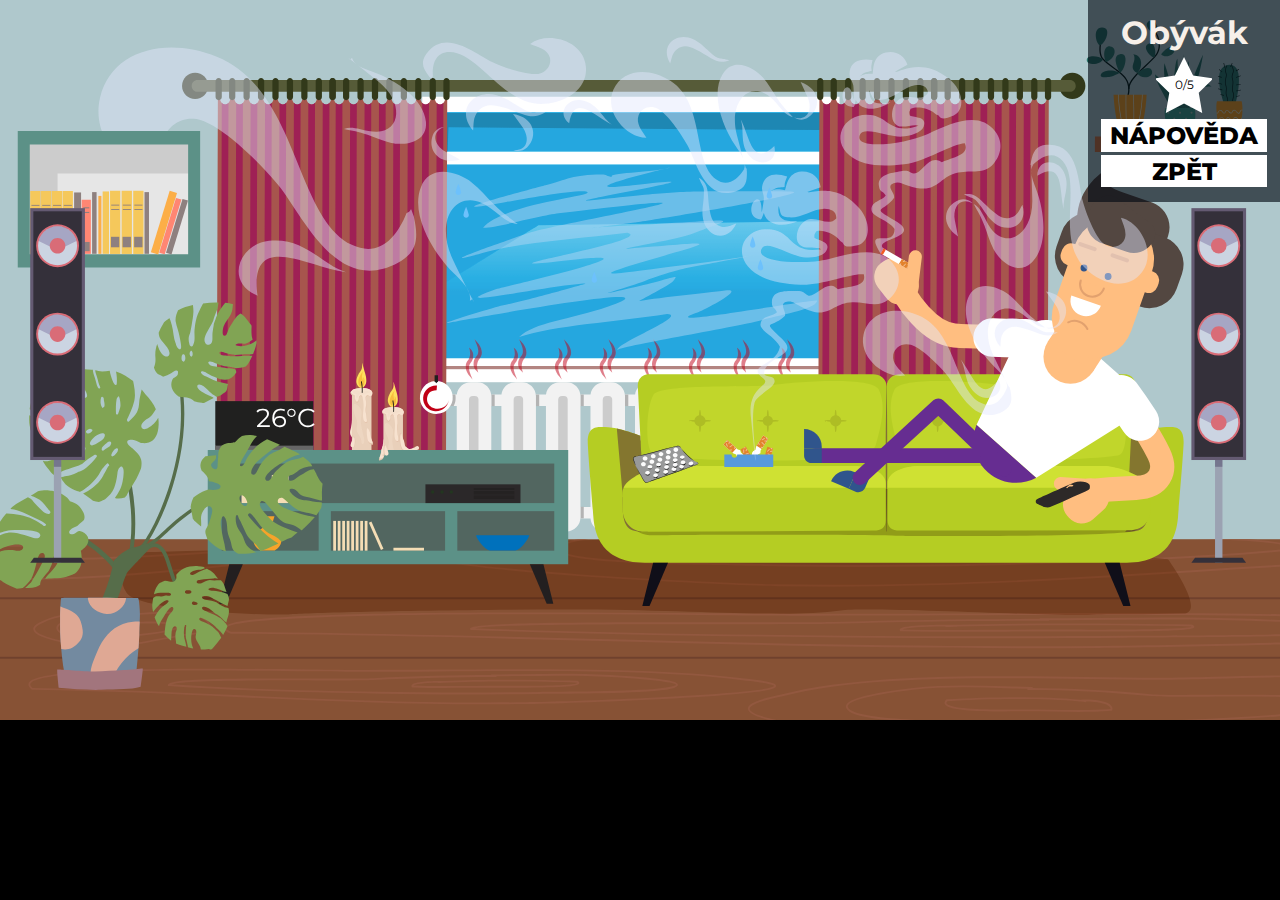
<file: obyvak.html>
<!DOCTYPE html>
<html lang="en">
  <head>
    <meta charset="UTF-8" />
    <meta http-equiv="X-UA-Compatible" content="IE=edge" />
    <meta name="viewport" content="width=device-width, initial-scale=1.0"> 
    <title>Obyvak</title>
    <link rel="stylesheet" href="style.css" />
    <link rel="stylesheet" href="obyvak.css" />
    <script src="index.js" type="module"></script>
    <script src="obyvak.js" type="module"></script>
    <link rel="preconnect" href="https://fonts.googleapis.com">
    <link rel="preconnect" href="https://fonts.gstatic.com" crossorigin>
    <link href="https://fonts.googleapis.com/css2?family=Open+Sans&display=swap" rel="stylesheet">
  </head>
  <body>

    <div class="otoc"> <p>otočte své zařízení</p> </div>
  
  

    <div class="screen">
      
      <div class="popisek ">
    
              <h2>Obývák</h2>
              <div class="popisek--star">
                <span class="star--counter">
            <a id="clicks">0</a>/5 </span>
                  
            </div>
            <button class="button--style"id="obyvak-hint">Nápověda</button>
            <button class="button--style" id="zmiz"><a href="index.html"> zpět </a></button>
            <button class="button--style " id="gohome"> <a href="index.html"><p> Hotovo!!! </p>
           
            </a></button>
            
        </div>

        <button id="gohome"> <a href="#" id="obyvak-done"> Přejdi na stránku</a></button>

      <div class="obyvak--svg col-12 ">
        <?xml version="1.0" encoding="UTF-8"?>
        <svg xmlns="http://www.w3.org/2000/svg" xmlns:xlink="http://www.w3.org/1999/xlink" viewBox="0 0 3840 2160">
          <defs>
            <style>
              .cls-1, .cls-2, .cls-3, .cls-4, .cls-5, .cls-6, .cls-7, .cls-8 {
                fill: none;
              }
        
              .cls-2 {
                stroke: #fff;
                stroke-width: 115.62px;
              }
        
              .cls-2, .cls-3, .cls-4, .cls-5, .cls-6, .cls-7, .cls-9 {
                stroke-linecap: round;
              }
        
              .cls-2, .cls-3, .cls-5, .cls-6, .cls-7, .cls-10, .cls-9 {
                stroke-miterlimit: 10;
              }
        
              .cls-11 {
                fill: url(#linear-gradient);
                mix-blend-mode: lighten;
                opacity: .36;
              }
        
              .cls-12 {
                opacity: .23;
              }
        
              .cls-12, .cls-13, .cls-14 {
                mix-blend-mode: screen;
              }
        
              .cls-12, .cls-13, .cls-15 {
                fill: #b5cd23;
              }
        
              .cls-13, .cls-14, .cls-16, .cls-17, .cls-18, .cls-19, .cls-20, .cls-21 {
                opacity: .5;
              }
        
              .cls-14 {
                fill: #d5b55a;
              }
        
              .cls-3, .cls-7, .cls-9 {
                stroke: #e2a16e;
              }
        
              .cls-3, .cls-9 {
                stroke-width: 6.04px;
              }
        
              .cls-22 {
                clip-path: url(#clippath);
              }
        
              .cls-23 {
                fill: url(#Nepojmenovaný_přechod_11);
              }
        
              .cls-24 {
                fill: url(#Nepojmenovaný_přechod_10);
              }
        
              .cls-25, .cls-26, .cls-20 {
                mix-blend-mode: overlay;
              }
        
              .cls-25, .cls-27 {
                opacity: .3;
              }
        
              .cls-28 {
                fill: #f7e2cf;
              }
        
              .cls-29 {
                fill: #f8be40;
              }
        
              .cls-30 {
                fill: #0071bc;
              }
        
              .cls-31 {
                fill: #f1dcc9;
              }
        
              .cls-32 {
                fill: #f5c85b;
              }
        
              .cls-33 {
                fill: #f4ddb5;
              }
        
              .cls-34 {
                fill: #e6e6e6;
              }
        
              .cls-35 {
                fill: #f6a32a;
              }
        
              .cls-36 {
                fill: #e9d0ba;
              }
        
              .cls-37 {
                fill: #e4c4ad;
              }
        
              .cls-38 {
                fill: #fee05c;
              }
        
              .cls-39, .cls-40, .cls-41 {
                fill: #fff;
              }
        
              .cls-42, .cls-9 {
                fill: #ffbe80;
              }
        
              .cls-43 {
                fill: #fcae47;
              }
        
              .cls-44 {
                fill: #e4f2ec;
              }
        
              .cls-45 {
                fill: #ff8673;
              }
        
              .cls-46 {
                fill: #92583f;
              }
        
              .cls-47 {
                fill: #738aa0;
              }
        
              .cls-48 {
                fill: #826e37;
              }
        
              .cls-49 {
                fill: #81a454;
              }
        
              .cls-50 {
                fill: #662d91;
              }
        
              .cls-51 {
                fill: #875235;
              }
        
              .cls-52 {
                fill: #9f2055;
              }
        
              .cls-53, .cls-54 {
                fill: #b3b3b3;
              }
        
              .cls-55 {
                fill: #317c6f;
              }
        
              .cls-56 {
                fill: #32391a;
              }
        
              .cls-57 {
                fill: #8e807f;
              }
        
              .cls-58 {
                fill: #a7554d;
              }
        
              .cls-59 {
                fill: #afc8cc;
              }
        
              .cls-60 {
                fill: #d96c77;
              }
        
              .cls-61, .cls-16 {
                fill: #b38581;
              }
        
              .cls-62 {
                fill: #a3bdb2;
              }
        
              .cls-63 {
                fill: #ccc;
              }
        
              .cls-64 {
                fill: #cbd4e2;
              }
        
              .cls-65 {
                fill: #d37a48;
              }
        
              .cls-66 {
                fill: #e3822c;
              }
        
              .cls-67 {
                fill: #dfa894;
              }
        
              .cls-68 {
                fill: #231f20;
              }
        
              .cls-69 {
                fill: #233620;
              }
        
              .cls-70, .cls-71 {
                fill: #20201f;
              }
        
              .cls-72 {
                fill: #0a231d;
              }
        
              .cls-73 {
                fill: #100f19;
              }
        
              .cls-74 {
                fill: #1d1d1b;
              }
        
              .cls-75 {
                fill: #0f0e0e;
              }
        
              .cls-76 {
                fill: #42a592;
              }
        
              .cls-77 {
                fill: #9ba2b2;
              }
        
              .cls-78 {
                fill: #6dc1fc;
              }
        
              .cls-79 {
                fill: #a2757d;
              }
        
              .cls-80 {
                fill: #70412d;
              }
        
              .cls-81 {
                fill: #645a72;
              }
        
              .cls-82 {
                fill: #565b38;
              }
        
              .cls-83 {
                fill: #2b2829;
              }
        
              .cls-84 {
                fill: #2a7368;
              }
        
              .cls-85 {
                fill: #566d4a;
              }
        
              .cls-86, .cls-10 {
                fill: #30558c;
              }
        
              .cls-87 {
                fill: #34303a;
              }
        
              .cls-88 {
                fill: #84762f;
              }
        
              .cls-89 {
                fill: #534741;
              }
        
              .cls-90 {
                fill: #5c9187;
              }
        
              .cls-91 {
                fill: #526660;
              }
        
              .cls-92 {
                fill: url(#Nepojmenovaný_přechod_2-2);
              }
        
              .cls-93 {
                fill: url(#Nepojmenovaný_přechod_9-2);
              }
        
              .cls-94 {
                fill: url(#Nepojmenovaný_přechod_7-2);
              }
        
              .cls-95 {
                fill: url(#Nepojmenovaný_přechod_8-2);
              }
        
              .cls-96 {
                fill: url(#Nepojmenovaný_přechod_6-2);
              }
        
              .cls-97 {
                fill: url(#Nepojmenovaný_přechod_6);
              }
        
              .cls-98 {
                fill: url(#Nepojmenovaný_přechod_2);
              }
        
              .cls-99 {
                fill: url(#Nepojmenovaný_přechod_8);
              }
        
              .cls-100 {
                fill: url(#Nepojmenovaný_přechod_7);
              }
        
              .cls-101 {
                fill: url(#Nepojmenovaný_přechod_9);
              }
        
              .cls-26 {
                fill: #29abe2;
              }
        
              .cls-102 {
                fill: #d1c8dd;
              }
        
              .cls-102, .cls-103, .cls-104, .cls-16, .cls-17, .cls-21 {
                mix-blend-mode: multiply;
              }
        
              .cls-103 {
                fill: #ddc49c;
              }
        
              .cls-104 {
                fill: #c1b9cc;
              }
        
              .cls-4 {
                stroke-linejoin: round;
              }
        
              .cls-4, .cls-6 {
                stroke: #662d91;
                stroke-width: 44.28px;
              }
        
              .cls-105 {
                clip-path: url(#clippath-1);
              }
        
              .cls-106 {
                clip-path: url(#clippath-4);
              }
        
              .cls-107 {
                clip-path: url(#clippath-3);
              }
        
              .cls-108 {
                clip-path: url(#clippath-7);
              }
        
              .cls-109 {
                clip-path: url(#clippath-8);
              }
        
              .cls-110 {
                clip-path: url(#clippath-6);
              }
        
              .cls-111 {
                clip-path: url(#clippath-5);
              }
        
              .cls-112 {
                clip-path: url(#clippath-9);
              }
        
              .cls-113 {
                fill: #666;
                stroke: #c1c2c2;
              }
        
              .cls-113, .cls-8 {
                stroke-miterlimit: 22.93;
                stroke-width: .22px;
              }
        
              .cls-17 {
                fill: #9b8553;
              }
        
              .cls-5 {
                stroke: #ffbe80;
                stroke-width: 72.26px;
              }
        
              .cls-114 {
                clip-path: url(#clippath-14);
              }
        
              .cls-115 {
                clip-path: url(#clippath-13);
              }
        
              .cls-116 {
                clip-path: url(#clippath-12);
              }
        
              .cls-117 {
                clip-path: url(#clippath-10);
              }
        
              .cls-118 {
                clip-path: url(#clippath-15);
              }
        
              .cls-119 {
                clip-path: url(#clippath-17);
              }
        
              .cls-120 {
                clip-path: url(#clippath-16);
              }
        
              .cls-121 {
                clip-path: url(#clippath-11);
              }
        
              .cls-122 {
                clip-path: url(#clippath-18);
              }
        
              .cls-123 {
                fill: url(#Nepojmenovaný_přechod_11-2);
              }
        
              .cls-124 {
                fill: url(#Nepojmenovaný_přechod_10-2);
              }
        
              .cls-125 {
                fill: #e3e6fd;
              }
        
              .cls-125, .cls-18, .cls-126, .cls-127, .cls-128, .cls-71, .cls-129, .cls-130, .cls-131, .cls-132, .cls-54, .cls-133, .cls-134 {
                fill-rule: evenodd;
              }
        
              .cls-125, .cls-41 {
                opacity: .46;
              }
        
              .cls-18 {
                fill: #b0d6f4;
              }
        
              .cls-135 {
                opacity: .51;
              }
        
              .cls-136 {
                opacity: .74;
              }
        
              .cls-126 {
                fill: #f2f2f2;
              }
        
              .cls-127 {
                fill: #2d2928;
              }
        
              .cls-128 {
                fill: #579adc;
              }
        
              .cls-129 {
                fill: #20201e;
              }
        
              .cls-130 {
                fill: #c10016;
              }
        
              .cls-131 {
                fill: #c00017;
              }
        
              .cls-132 {
                fill: #989999;
              }
        
              .cls-133 {
                fill: #f15a24;
              }
        
              .cls-134 {
                fill: #fcfcfc;
              }
        
              .cls-40 {
                font-family: Cubano-Regular, Cubano;
                font-size: 78.81px;
              }
        
              .cls-7 {
                stroke-width: 12.07px;
              }
        
              .cls-8 {
                stroke: #fcfcfc;
              }
        
              .cls-10 {
                stroke: #30558c;
                stroke-width: 3.02px;
              }
        
              .cls-137 {
                isolation: isolate;
              }
        
              .cls-138 {
                mix-blend-mode: hard-light;
                opacity: .61;
              }
        
              .cls-138, .cls-20 {
                fill: #4d4d4d;
              }
            </style>
            <clipPath id="clippath">
              <rect class="cls-1" x="1298.4" y="314.46" width="1193.69" height="806.04"/>
            </clipPath>
            <clipPath id="clippath-1">
              <rect class="cls-1" x="1279.45" y="312.96" width="1221.1" height="810.31"/>
            </clipPath>
            <linearGradient id="linear-gradient" x1="1886.77" y1="1072.93" x2="1886.77" y2="663.74" gradientUnits="userSpaceOnUse">
              <stop offset="0" stop-color="#000"/>
              <stop offset="1" stop-color="#fff"/>
            </linearGradient>
            <clipPath id="clippath-3">
              <rect class="cls-1" x="1396.14" y="1039.08" width="24.77" height="102.46"/>
            </clipPath>
            <clipPath id="clippath-4">
              <rect class="cls-1" x="1419.61" y="1013.88" width="26.79" height="106.73"/>
            </clipPath>
            <clipPath id="clippath-5">
              <rect class="cls-1" x="1530.07" y="1039.08" width="24.77" height="102.46"/>
            </clipPath>
            <clipPath id="clippath-6">
              <rect class="cls-1" x="1553.54" y="1013.88" width="26.79" height="106.73"/>
            </clipPath>
            <clipPath id="clippath-7">
              <rect class="cls-1" x="1664" y="1039.08" width="24.77" height="102.46"/>
            </clipPath>
            <clipPath id="clippath-8">
              <rect class="cls-1" x="1687.47" y="1013.88" width="26.79" height="106.73"/>
            </clipPath>
            <clipPath id="clippath-9">
              <rect class="cls-1" x="1797.93" y="1039.08" width="24.77" height="102.46"/>
            </clipPath>
            <clipPath id="clippath-10">
              <rect class="cls-1" x="1821.4" y="1013.88" width="26.79" height="106.73"/>
            </clipPath>
            <clipPath id="clippath-11">
              <rect class="cls-1" x="1931.86" y="1039.08" width="24.77" height="102.46"/>
            </clipPath>
            <clipPath id="clippath-12">
              <rect class="cls-1" x="1955.33" y="1013.88" width="26.79" height="106.73"/>
            </clipPath>
            <clipPath id="clippath-13">
              <rect class="cls-1" x="2065.79" y="1039.08" width="24.77" height="102.46"/>
            </clipPath>
            <clipPath id="clippath-14">
              <rect class="cls-1" x="2089.26" y="1013.88" width="26.79" height="106.73"/>
            </clipPath>
            <clipPath id="clippath-15">
              <rect class="cls-1" x="2199.72" y="1039.08" width="24.77" height="102.46"/>
            </clipPath>
            <clipPath id="clippath-16">
              <rect class="cls-1" x="2223.19" y="1013.88" width="26.79" height="106.73"/>
            </clipPath>
            <clipPath id="clippath-17">
              <rect class="cls-1" x="2333.66" y="1039.08" width="24.77" height="102.46"/>
            </clipPath>
            <clipPath id="clippath-18">
              <rect class="cls-1" x="2357.13" y="1013.88" width="26.79" height="106.73"/>
            </clipPath>
            <radialGradient id="Nepojmenovaný_přechod_2" data-name="Nepojmenovaný přechod 2" cx="3696.39" cy="999.73" fx="3696.39" fy="1009.28" r="981.63" gradientTransform="translate(4542.66 -2708.3) rotate(89.23) scale(1 .9)" gradientUnits="userSpaceOnUse">
              <stop offset=".86" stop-color="#fff"/>
              <stop offset="1" stop-color="#000"/>
            </radialGradient>
            <radialGradient id="Nepojmenovaný_přechod_11" data-name="Nepojmenovaný přechod 11" cx="3659.18" cy="1001.89" fx="3659.18" fy="1001.89" r="819.49" gradientTransform="translate(2805.39 4661.07) rotate(-90) scale(1 .85)" gradientUnits="userSpaceOnUse">
              <stop offset=".79" stop-color="#fff"/>
              <stop offset="1" stop-color="#000"/>
            </radialGradient>
            <radialGradient id="Nepojmenovaný_přechod_10" data-name="Nepojmenovaný přechod 10" cx="3656.16" cy="1001.89" fx="3656.16" fy="1001.89" r="641.74" gradientTransform="translate(2785.72 4654.01) rotate(-89.73) scale(1 .85)" gradientUnits="userSpaceOnUse">
              <stop offset=".77" stop-color="#fff"/>
              <stop offset="1" stop-color="#000"/>
            </radialGradient>
            <radialGradient id="Nepojmenovaný_přechod_9" data-name="Nepojmenovaný přechod 9" cx="3656.16" cy="1004.9" fx="3656.16" fy="1004.9" r="497.15" gradientTransform="translate(2865.29 4670.92) rotate(-90.69) scale(1 .83)" gradientUnits="userSpaceOnUse">
              <stop offset=".71" stop-color="#fff"/>
              <stop offset="1" stop-color="#000"/>
            </radialGradient>
            <radialGradient id="Nepojmenovaný_přechod_8" data-name="Nepojmenovaný přechod 8" cx="3659.18" cy="1004.9" fx="3659.18" fy="1004.9" r="349.49" gradientTransform="translate(2798.91 4664.08) rotate(-90) scale(1 .86)" gradientUnits="userSpaceOnUse">
              <stop offset=".69" stop-color="#fff"/>
              <stop offset="1" stop-color="#000"/>
            </radialGradient>
            <radialGradient id="Nepojmenovaný_přechod_7" data-name="Nepojmenovaný přechod 7" cx="3656.16" cy="1001.89" fx="3656.16" fy="1001.89" r="238.03" gradientTransform="translate(2856.69 4668.47) rotate(-90.73) scale(1 .84)" gradientUnits="userSpaceOnUse">
              <stop offset=".62" stop-color="#fff"/>
              <stop offset="1" stop-color="#000"/>
            </radialGradient>
            <radialGradient id="Nepojmenovaný_přechod_6" data-name="Nepojmenovaný přechod 6" cx="3653.15" cy="1007.92" fx="3653.15" fy="1007.92" r="153.92" gradientTransform="translate(2646.91 4608.19) rotate(-86.63) scale(1 .79)" gradientUnits="userSpaceOnUse">
              <stop offset="0" stop-color="#fff"/>
              <stop offset="1" stop-color="#000"/>
            </radialGradient>
            <radialGradient id="Nepojmenovaný_přechod_2-2" data-name="Nepojmenovaný přechod 2" cx="1721.74" cy="999.32" fx="1721.74" fy="1008.88" gradientTransform="translate(-690.71 2751.15) rotate(-90.73) scale(1 .85) skewX(.07)" xlink:href="#Nepojmenovaný_přechod_2"/>
            <radialGradient id="Nepojmenovaný_přechod_11-2" data-name="Nepojmenovaný přechod 11" cx="1683.57" cy="1001.48" fx="1683.57" fy="1001.48" r="819.44" gradientTransform="translate(981.13 -668.13) rotate(90) scale(1 .81)" xlink:href="#Nepojmenovaný_přechod_11"/>
            <radialGradient id="Nepojmenovaný_přechod_10-2" data-name="Nepojmenovaný přechod 10" cx="1681.51" cy="1001.48" fx="1681.51" fy="1001.48" r="641.74" gradientTransform="translate(990.07 -662.05) rotate(90.25) scale(1 .81) skewX(-.02)" xlink:href="#Nepojmenovaný_přechod_10"/>
            <radialGradient id="Nepojmenovaný_přechod_9-2" data-name="Nepojmenovaný přechod 9" cx="1681.51" cy="1004.5" fx="1681.51" fy="1004.5" r="497.15" gradientTransform="translate(946.14 -679.09) rotate(89.34) scale(1 .79) skewX(.06)" xlink:href="#Nepojmenovaný_přechod_9"/>
            <radialGradient id="Nepojmenovaný_přechod_8-2" data-name="Nepojmenovaný přechod 8" cx="1684.53" cy="1004.5" fx="1684.53" fy="1004.5" r="349.49" gradientTransform="translate(986.36 -672.1) rotate(90) scale(1 .81)" xlink:href="#Nepojmenovaný_přechod_8"/>
            <radialGradient id="Nepojmenovaný_přechod_7-2" data-name="Nepojmenovaný přechod 7" cx="1681.51" cy="1001.48" fx="1681.51" fy="1001.48" r="238.03" gradientTransform="translate(955.29 -676.64) rotate(89.31) scale(1 .8) skewX(.06)" xlink:href="#Nepojmenovaný_přechod_7"/>
            <radialGradient id="Nepojmenovaný_přechod_6-2" data-name="Nepojmenovaný přechod 6" cx="1678.5" cy="1007.51" fx="1678.5" fy="1007.51" r="153.92" gradientTransform="translate(1020.55 -619.64) rotate(93.19) scale(1 .75) skewX(-.27)" xlink:href="#Nepojmenovaný_přechod_6"/>
          </defs>
          <g class="cls-137">
            <g id="Vrstva_1" data-name="Vrstva 1">
              <g>
                <rect class="cls-59" width="3840" height="1621.7"/>
                <g>
                  <g>
                    <rect class="cls-51" x="0" y="1617.67" width="3840" height="542.33"/>
                    <g>
                      <g>
                        <path class="cls-46" d="M626.06,1864.46c-14.17-19.55-53.64-29.04-120.66-29.04-26.2,0-52.85,1.42-74.25,2.5-15.25,.79-28.4,1.53-37.83,1.53-16.37,0-33.88-.57-52.45-1.13-19.87-.57-40.48-1.19-61.15-1.19-49.07,0-111.12,3.18-155.27,27.73-18.07,7.73-26.09,15.74-24.56,24.49,5.76,32.9,164.53,51.71,179.04,52.51,9.14,.45,18.52,.74,27.83,.74,62.84,0,121-11.36,177.23-22.28,45.85-8.92,93.22-18.13,143.3-21.31l1.92-.17,.57-1.82c4.01-12.67,2.77-23.63-3.72-32.56Zm-1.08,28.98c-49.74,3.36-96.66,12.45-142.06,21.31-55.96,10.85-113.88,22.16-176.16,22.16-9.26,0-18.46-.28-27.55-.74-35.74-1.93-169.44-23.13-173.79-47.79-.96-5.63,6.38-11.93,21.51-18.47,43.25-24.04,104.4-27.1,152.79-27.1,20.61,0,41.16,.62,60.98,1.19,18.58,.56,36.13,1.13,52.85,1.13,9.37,0,22.59-.74,37.89-1.53,21.34-1.14,47.94-2.5,73.97-2.5,65.1,0,103.04,8.75,116.14,26.71,5.08,7.04,6.27,15.45,3.44,25.63Z"/>
                        <path class="cls-46" d="M530.07,1876.91c-12.99-12.85-62.73-12.39-102.71-11.99-18.24,.23-33.99,.34-40.48-.96-29.59-5.97-57.03-8.98-83.79-9.21l.06-1.65c-6.21-.23-12.48-.63-18.86-1.02-22.13-1.37-45.06-2.79-66.46,2.67-18.46,4.77-43.48,12.5-48.11,25.12-1.07,2.79-1.53,7.21,1.98,12.28,10.11,14.49,49.91,17.22,86.44,18.58,4.12,.17,7.74,.29,10.39,.45,18.97,1.14,37.43,1.7,55.22,1.7,19.99,0,39.18-.74,57.42-2.16,55.28-4.38,104.79-9.14,150.42-23.01l2.03-.63v-2.1c0-3.01-1.18-5.74-3.56-8.07Zm-149.34,28.12c-34.16,2.73-71.82,2.84-111.85,.45-2.71-.17-6.32-.28-10.56-.45-23.54-.91-72.67-2.72-81.98-16.14-1.75-2.56-2.2-4.77-1.35-7.05,2.76-7.5,17.67-14.77,44.21-21.59,11.18-2.84,22.92-3.75,34.84-3.75,9.94,0,19.99,.63,29.92,1.25,5.14,.34,10.28,.62,15.3,.85v1.76h.28c27.55,0,55.73,3.01,86.22,9.15,7.06,1.42,22.36,1.31,41.67,1.08,34.78-.28,87.4-.86,98.7,10.4,.68,.62,1.13,1.3,1.41,1.99-44.44,13.13-92.82,17.78-146.8,22.05Z"/>
                        <path class="cls-46" d="M357.69,1878.1c-5.14-5.17-13.83-6.43-20.67-5.8-28.29-5.79-68.26-3.98-94.91-.56l-1.52,.23-.68,1.36c-2.2,4.49-1.19,7.84,.06,9.83,5.82,9.15,28.91,10,53.02,9.43,1.69,0,3.1-.06,4.18-.06,5.98,0,12.25,.22,18.91,.45,6.44,.23,12.93,.52,19.37,.52,8.13,0,16.2-.4,23.71-1.71l2.03-.34,.28-2.16c.51-4.38-.79-8.24-3.78-11.19Zm-41.44,9.2c-6.32-.23-12.31-.45-18.12-.45-1.41,0-2.99,0-5.25,.06-10.67,.23-43.25,.91-48.11-6.82-.39-.57-.73-1.42-.28-2.9,26.37-3.3,64.93-4.89,91.92,.79v.06h.34c1.13,.23,2.26,.51,3.39,.74l.23-.96c5.59,.06,10.67,1.65,13.38,4.32,1.24,1.25,1.97,2.73,2.14,4.43-12.31,1.76-26.14,1.25-39.64,.74Z"/>
                      </g>
                      <g>
                        <path class="cls-46" d="M2227.83,2035.1c-186.32-24.38-448.09-27.5-655.3-27.5-87.57,0-174.86,.62-259.27,1.25-78.82,.51-153.3,1.08-223.09,1.08h-.9c-39.41,0-95.47-.74-160.41-1.53-90.79-1.08-203.72-2.5-314.78-2.5-460.45,0-522.05,25.4-528.32,44.5-1.97,5.96,1.3,12.22,9.77,18.52l.74,.57h.9c213.43,3.18,415.05,12.44,610.02,21.36,238.39,10.91,484.84,22.22,750.72,22.22,39.35,0,78.88-.28,117.56-.74,57.82-.74,246.01-6.48,415.17-15.29,336.52-17.44,337.14-32.56,337.42-39.04,.23-4.72,.56-12.73-100.22-22.9Zm-652.42,71.54c-38.68,.46-78.2,.74-117.5,.74-265.77,0-512.17-11.31-750.44-22.22-194.74-8.92-396.14-18.12-609.28-21.36-5.76-4.44-8.13-8.35-7.06-11.65,8.81-26.94,184.8-40.58,522.95-40.58,111,0,223.98,1.42,314.72,2.5,64.93,.79,121,1.53,160.46,1.53h.9c69.79,0,144.26-.57,223.14-1.08,84.41-.63,171.7-1.25,259.22-1.25,207.05,0,468.53,3.13,654.68,27.5,84.64,8.52,94.29,15.4,95.25,16.76-12.65,25.4-591.39,47.11-747.05,49.1Z"/>
                        <path class="cls-46" d="M1832.77,2025.16c-89.15-5.4-185.59-3.98-278.82-2.62-27.1,.4-53.97,.8-80.4,1.02v1.65c-112.98,.23-228.96,3.24-353.85,9.21-28.62,1.37-96.15,1.19-174.35,1.02-305.29-.68-441.59,1.99-441.88,19.94l-.05,2.67,2.66,.23c192.82,13.81,402.35,18.52,636.61,22.9,77.07,1.42,158.26,2.16,242.84,2.16,75.38,0,153.52-.57,233.87-1.7,11.52-.17,26.76-.28,44.55-.46,110.1-.96,315.06-2.78,358.53-17.5,5.7-1.93,12.14-4.83,11.46-9.77-1.13-8.7-26.31-18.19-201.17-28.75Zm187.9,33.13c-42.63,14.43-246.96,16.25-356.78,17.22-17.79,.17-33.03,.29-44.55,.45-170.51,2.45-330.87,2.28-476.54-.45-231.27-4.32-438.48-8.98-629.16-22.39,37.32-12.95,281.92-12.39,431.71-11.99,78.26,.17,145.9,.34,174.64-1.08,130.26-6.14,250.8-9.15,368.41-9.15h1.24v-1.82c21.23-.23,42.74-.51,64.37-.85,93.16-1.37,189.48-2.79,278.41,2.62,165.21,10,193.67,19.26,195.93,23.47,0,.06-.79,1.65-7.68,3.98Z"/>
                        <path class="cls-46" d="M1732.1,2042.49l-1.13-.28c-112.98-3.42-282.48-5.23-401.16,.57-16.88-.28-86.5-.8-94.63,11.99-1.19,1.81-1.3,3.98-.28,5.97l.74,1.47,1.64,.12c31.17,1.25,64.65,1.65,98.81,1.65,27.1,0,54.65-.29,81.81-.52,28.23-.23,55-.39,80.79-.45,4.58,0,10.62,.06,17.79,.06,181.75,.97,219.47-4.38,221.5-13.18,.9-4.14-4.18-6.59-5.87-7.38Zm-215.63,14.89c-7.17,0-13.21-.06-17.73-.06-25.92,.06-52.62,.22-80.91,.45-60.08,.57-122.19,1.08-177.12-1.02,5.14-4.09,31.79-8.35,72.55-8.47l.11,1.08c5.42-.34,10.95-.63,16.66-.91,1.02,.05,2.09,.05,3.16,.12v-.23c118.12-5.63,285.14-3.87,396.98-.46,.85,.39,1.36,.74,1.7,.97-9.49,6.36-81.93,9.21-215.4,8.52Z"/>
                      </g>
                      <g>
                        <path class="cls-46" d="M969.46,1851.39c150.98-5.63,358.36-8.41,633.96-8.41,195.75,0,394.9,1.42,554.91,2.56,114.51,.79,213.37,1.48,282.93,1.48h1.53c123.09,0,254.41-.51,393.43-1.08,148.83-.63,302.75-1.26,457.12-1.26,169.21,0,359.04,.68,546.67,3.81v-5.68c-187.68-3.13-377.51-3.81-546.67-3.81-154.37,0-308.29,.63-457.12,1.25-139.01,.57-270.34,1.08-393.43,1.08h-1.53c-69.5,0-168.37-.68-282.87-1.47-160.02-1.14-359.21-2.56-554.97-2.56-816.22,0-925.81,24.83-930.16,46.42-1.58,7.79,9.37,13.41,17.78,16.94l1.07,.23c376.32,3.23,731.86,12.44,1075.61,21.36,420.24,10.91,854.72,22.22,1323.47,22.22,69.33,0,139.06-.23,207.21-.74,80.52-.57,304.23-4.26,541.59-10.06v-5.85c-236.3,5.91-456.1,9.6-541.59,10.23-68.15,.51-137.88,.74-207.21,.74-468.63,0-903.11-11.31-1323.31-22.22-343.63-8.92-699-18.13-1075.21-21.36-14-6.03-14-9.66-13.89-10.34,1.69-8.53,41.73-24.15,290.67-33.47Z"/>
                        <path class="cls-46" d="M2187.52,1872.53c137.94,.17,257.07,.34,307.72-1.02,229.75-6.19,442.27-9.21,649.77-9.21h2.15v-1.76c37.43-.23,75.32-.57,113.43-.85,164.3-1.37,334.2-2.84,491.16,2.56,32.18,1.13,61.55,2.21,88.25,3.3v-5.68c-26.59-1.08-55.84-2.22-88.08-3.3-157.08-5.34-327.03-3.92-491.33-2.56-47.77,.39-95.14,.79-141.72,1.02v1.59c-199.26,.28-403.65,3.3-623.74,9.21-50.59,1.36-169.72,1.19-307.61,1.02-167.13-.23-356.5-.45-509.23,1.59-267.29,3.64-267.57,12.5-267.74,18.35l-.11,2.79,2.82,.11c339.85,13.81,709.28,18.58,1122.18,22.9,135.91,1.47,279.04,2.16,428.21,2.16,132.85,0,270.57-.57,412.23-1.7,20.33-.17,47.14-.29,78.6-.46,103.72-.51,255.32-1.25,385.52-4.09v-5.68c-130.09,2.79-281.8,3.58-385.58,4.09-31.4,.17-58.27,.28-78.6,.45-300.66,2.44-583.37,2.28-840.33-.45-407.71-4.26-773.03-8.98-1109.26-22.39,71.42-12.9,482.41-12.39,761.28-11.99Z"/>
                        <path class="cls-46" d="M3573.27,1873.72l-.68-.11c-199.15-3.41-497.94-5.17-707.14,.62-32.52-.39-159.56-1.02-166.11,13.24-.78,1.77-.45,3.7,.96,5.28l.8,.97h1.24c54.82,1.25,113.83,1.65,174.02,1.65,47.83,0,96.38-.23,144.2-.45,49.85-.29,97-.52,142.57-.45,8.02,0,18.69,0,31.34,.06,357.01,1.02,387.44-5.91,388.51-13.7,.5-3.98-4.74-5.74-9.71-7.1Zm-378.8,15.12c-12.65-.06-23.32-.06-31.34-.06-45.62-.06-92.71,.17-142.57,.46-106.15,.51-215.85,1.08-312.91-1.08,13.05-4.49,61.54-8.29,128.45-8.41l.06,1.02c9.59-.28,19.42-.57,29.47-.85,1.92,0,3.84,.06,5.75,.06v-.22c208.63-5.63,503.47-3.87,700.75-.46,1.3,.39,2.32,.68,3.11,.97-31.11,9.55-292.65,8.81-380.78,8.58Z"/>
                      </g>
                      <g>
                        <path class="cls-46" d="M3642.72,2030.55c-64.93,1.59-121,2.96-160.41,2.96h-.84c-69.79,0-144.2-1.02-223.09-2.16-84.4-1.19-171.7-2.44-259.27-2.44-207.27,0-469.14,6.25-655.47,54.95-91.41,18.35-100.9,33.58-100.05,43.36,1.01,11.82,24.17,22.78,61.82,32.78h24.28c-68.15-15.05-79.95-27.05-80.46-33.24-.56-6.65,11.07-20.34,95.65-37.39,185.87-48.58,447.3-54.77,654.23-54.77,87.52,0,174.8,1.25,259.22,2.44,78.82,1.14,153.35,2.16,223.14,2.16h.84c39.52,0,95.59-1.37,160.58-2.96,58.61-1.48,126.47-3.12,197.11-4.2v-5.68c-70.69,1.08-138.62,2.72-197.28,4.2Z"/>
                        <path class="cls-46" d="M3541.82,2160h123.6c59.8-3.12,117.95-6.76,174.58-11.25v-5.68c-94.91,7.5-194.06,12.62-298.18,16.93Zm84.47-75.57c-78.2,.34-145.67,.68-174.24-2.05-124.96-11.82-240.99-17.84-354.02-18.35l.06-3.24c-26.42-.45-53.87-1.24-80.4-2.04-93.27-2.73-189.71-5.57-278.98,5.23-132.12,15.97-195.87,32.84-200.72,53.13-1.47,6.14,2.03,12.16,10.5,17.84,18.07,12.22,63.57,20.01,118.57,25.06h84.24c-87.97-4.14-173.85-12.33-199.65-29.78-6.32-4.26-9.03-8.18-8.19-11.76,2.82-11.87,39.13-29.95,195.93-48.87,48.44-5.85,99.15-7.67,150.3-7.67,42.63,0,85.54,1.3,127.83,2.5,21.23,.62,43.09,1.3,64.49,1.76v3.52h1.24c117.56,0,238.04,5.96,368.24,18.35,28.86,2.73,96.49,2.39,174.81,2.05,62.28-.28,140.65-.68,213.71,.85v-5.8c-62.73-1.19-135.35-1.14-213.71-.74Z"/>
                        <path class="cls-46" d="M3333.87,2117.16c-12.19-14.83-55.56-19.72-92.09-18.01-118.8-11.59-288.24-8.01-401.22-1.14l-1.01,.06-.73,.67c-4.74,4.49-6.27,8.92-4.58,13.08,8.53,21.31,111.23,23.24,220.94,22.16,7.16-.05,13.21-.11,17.73-.11,25.97-.12,52.51,.4,80.74,.91,27.22,.45,54.77,.96,81.93,.96,34.22,0,67.7-.8,98.92-3.35l1.97-.12,.51-1.99c1.19-4.72,.12-9.26-3.1-13.13Zm-180.11,11.94c-26.76-.52-52.17-.97-76.79-.97-1.36,0-2.71,0-4.06,.06-4.52,0-10.56,.06-17.79,.11-51.32,.51-207.38,2.05-215.68-18.58-.62-1.65,.22-3.7,2.53-6.14,111.91-6.76,278.64-10.23,396.54,.96l.06,.46c1.02-.06,2.03-.12,3.05-.17,5.65,.57,11.12,1.14,16.48,1.77l.28-2.1c31.28,.28,62.23,5.45,71.15,16.31,1.58,1.93,2.31,3.92,2.25,6.14-55.11,4.32-117.61,3.18-178.02,2.16Z"/>
                      </g>
                      <g>
                        <path class="cls-46" d="M1248.38,1617.67h-5.65c1.86,8.98-.17,18.75-6.1,29.49-183.05,6.48-355.88,24.84-523.12,42.62-204.73,21.77-416.52,44.32-644.91,44.32-22.87,0-45.85-.23-68.6-.74v5.68c22.76,.51,45.73,.74,68.6,.74,228.67,0,440.57-22.56,645.53-44.32,167.58-17.84,340.86-36.26,524.25-42.68l1.58-.06,.79-1.37c6.95-11.99,9.49-23.3,7.62-33.69Z"/>
                        <path class="cls-46" d="M884.31,1617.67h-8.86c4.24,2.27,6.95,4.83,7.96,7.61-164.7,27.17-343.85,36.59-543.96,45.23-105.02,4.55-218.9,5.51-339.45,2.84v5.68c44.55,.97,88.2,1.48,130.82,1.48,72.78,0,142.57-1.48,208.86-4.32,201.46-8.75,381.63-18.19,547.46-45.74l2.37-.4v-2.44c0-3.64-1.81-7-5.19-9.95Z"/>
                        <path class="cls-46" d="M257.13,1621.94c-1.3-1.54-2.94-2.96-4.8-4.26h-12.36c5.64,2.1,10.16,4.77,12.93,7.95,1.98,2.33,2.88,4.72,2.77,7.39-47.26,4.32-100.79,3.19-152.62,2.17-23.04-.52-44.83-.97-66-.97h-3.5c-3.89,.06-9.09,.12-15.3,.17-5.02,.06-11.18,.12-18.24,.17v5.68c6.1-.06,12.2-.12,18.3-.17,6.21-.06,11.35-.11,15.24-.17,22.19-.06,45.12,.45,69.39,.97,23.38,.45,47.09,.96,70.46,.96,29.36,0,58.21-.8,85.03-3.36l2.09-.17,.45-2.05c1.07-5.17-.23-10.17-3.84-14.32Z"/>
                      </g>
                      <g>
                        <path class="cls-46" d="M3587.84,1710.01c-344.53,21.82-700.86,44.32-1085.2,44.32-56.86,0-114-.51-169.89-1.47-83.45-1.48-355.09-12.85-599.35-30.35-433.29-31.08-481.57-59.09-482.19-69.72-.34-5.12,11.69-18.41,125.74-35.11h-36.59c-83.9,14.49-95.31,26.36-94.8,35.45,.62,9.94,2.43,40.29,487.44,75.07,244.37,17.5,516.18,28.87,599.63,30.35,55.95,.96,113.15,1.47,170.01,1.47,384.51,0,740.9-22.56,1085.6-44.32,83.06-5.23,166.9-10.57,251.77-15.63v-5.63c-85.04,5-168.99,10.29-252.16,15.57Z"/>
                        <path class="cls-46" d="M2269.22,1691.66c-16.66-.34-38.68-.63-64.42-.91-158.83-1.93-454.35-5.57-516.07-34.38-8.3-3.92-12.76-7.84-12.2-10.8,1.3-7.32,20.89-17.05,88.82-27.9h-31.06c-40.93,8.35-61.6,17.21-63.35,26.88-1.08,6.08,3.95,11.59,15.41,16.94,62.79,29.38,359.16,33.01,518.32,34.95,25.75,.28,47.77,.57,64.42,.91,116.26,2.28,229.18,3.41,338.16,3.41,122.35,0,239.79-1.42,351.25-4.32,322.96-8.3,613.52-17.28,881.49-41.99v-5.74c-267.91,24.77-558.58,33.69-881.66,42.05-210.6,5.45-442.49,5.74-689.12,.91Zm1475.58-73.98h-160.81c26.71,.51,52.62,1.13,77.35,1.93,94.74,3.12,148.55,8.35,178.65,13.81v-5.45c-23.15-4.44-55.34-7.79-95.2-10.28Z"/>
                        <path class="cls-46" d="M2822.61,1646.2c-12.37-16.93-77.58-22.61-134.89-20.74-171.59-11.6-416.63-8.02-579.98-1.14h-.79l-.62,.45c-6.04,3.97-8.47,8.07-7.23,12.1,5.42,18.12,97.85,24.94,318.9,23.41,10.33-.06,19.08-.12,25.63-.12,37.32-.11,75.95,.4,116.82,.91,39.24,.46,79.1,.96,118.4,.96,49.41,0,97.8-.79,142.85-3.29l1.86-.11,.62-1.76c1.3-3.75,.79-7.44-1.58-10.68Zm-262.09,9.21c-38.74-.51-75.44-.96-111.01-.96-1.98,0-3.89,0-5.87,.06-6.6,0-15.3,.05-25.69,.12-75.94,.56-306.98,2.1-313.48-19.38-.33-1.19,1.3-3.19,4.35-5.29,161.77-6.76,403.31-10.28,574.22,.91v.45c1.53-.06,3.05-.11,4.57-.16,8.24,.56,16.26,1.13,24.11,1.76l.17-2.1c54.49,.23,98.02,7.56,106.15,18.75,.84,1.19,1.3,2.39,1.18,3.64-80.06,4.37-170.91,3.3-258.71,2.21Z"/>
                      </g>
                    </g>
                    <g>
                      <rect class="cls-80" y="1791.99" width="3839.97" height="5.68"/>
                      <rect class="cls-80" y="1970.39" width="3839.97" height="5.68"/>
                    </g>
                  </g>
                  
                  <g class="cls-105">
                    <rect class="cls-138" x="1279.45" y="262.56" width="1222.72" height="847.68"/>
                  </g>
                  <polygon class="cls-20" points="2469.01 330.1 2467.49 390.37 1345.43 381.76 1319.24 1108.12 1298.4 330.1 2469.01 330.1"/>
                  <path class="cls-11" d="M2463.5,663.74l-10.25,409.19H1315.41l-5.38-207.94c125.26-78.81,305.59-189.24,305.59-189.24l847.87-12.02Z"/>
                  <g>
                    <rect class="cls-39" x="1279.45" y="454.9" width="1199.46" height="38.49"/>
                    <path class="cls-16" d="M1451.12,1106.26c0-3.26,8.64-5.9,19.31-5.9,7.2,0,13.41,1.22,16.73,3-1.29-2.88-9.28-5.1-19.05-5.1-10.66,0-19.31,2.64-19.31,5.9,0,1.06,.98,2.04,2.58,2.9-.12-.26-.26-.53-.26-.8Z"/>
                    <path class="cls-39" d="M1266.66,290.32v828.26h1251.87V290.32H1266.66Zm1196.93,784.59H1316.13V336.89h1147.46v738.03Z"/>
                    <polygon class="cls-61" points="2518.53 1097.69 2517.58 1133.92 1267.61 1133.92 1266.66 1097.69 2518.53 1097.69"/>
                    <rect class="cls-39" x="1235.03" y="1107.63" width="1327.93" height="39.02"/>
                  </g>
                
                          <a href="#" id="obyvak--link_okno">
                  <rect id="okno" class="cls-26 btn" x="1298.4" y="312.96" width="1180.51" height="773.47"/> </a>
                </g>
                <path class="cls-103" d="M409.54,1657.61c-26.58-.44-69.55,63.33-29.34,121.5,40.21,58.17,471.43,69.43,499.29,63.19,14.23-3.19,416.93-13.61,818.89-14.08,384.89-.45,656.97,26.9,824.39,3.16,85.49-12.12,651.24,18.38,740.52,13.29,66.88-3.81,178.7,0,286.62-3.81,71.08-2.51-45.17-162.63-45.17-162.63,0,0-640.1-65.18-915.58-71.72-275.48-6.54-2179.63,51.11-2179.63,51.11Z"/>
                <g>
                  <g>
                    <path class="cls-56" d="M3256.18,257.88c0,21.68-17.56,39.26-39.26,39.26s-39.25-17.58-39.25-39.26,17.58-39.26,39.25-39.26,39.26,17.58,39.26,39.26Z"/>
                    <path class="cls-56" d="M624.67,257.88c0,21.68-17.58,39.26-39.26,39.26s-39.26-17.58-39.26-39.26,17.58-39.26,39.26-39.26,39.26,17.58,39.26,39.26Z"/>
                    <path class="cls-82" d="M3227.27,257.88c0,9.69-7.86,17.55-17.55,17.55H592.63c-9.69,0-17.56-7.86-17.56-17.55h0c0-9.7,7.86-17.56,17.56-17.56H3209.71c9.69,0,17.55,7.86,17.55,17.56h0Z"/>
                  </g>
                  <g>
                    <g>
                      <g>
                        <path class="cls-58" d="M2800.19,288.39c-.91,14.05-8.29,25-17.25,25s-16.34-10.95-17.25-25c-.11-1.61-.91-2.93-1.92-2.93h-4.93c-1.01,0-1.81,1.31-1.92,2.93-.91,14.05-8.29,25-17.25,25s-16.34-10.95-17.25-25c-.1-1.61-.91-2.93-1.91-2.93h-4.94c-1,0-1.81,1.31-1.91,2.93-.91,14.05-8.29,25-17.26,25s-16.34-10.95-17.24-25c-.11-1.61-.91-2.93-1.92-2.93h-4.94c-1.01,0-1.81,1.31-1.92,2.93-.91,14.05-8.29,25-17.25,25s-16.34-10.95-17.25-25c-.1-1.61-.91-2.93-1.92-2.93h-4.94c-1,0-1.81,1.31-1.91,2.93-.91,14.05-8.29,25-17.25,25s-16.34-10.95-17.25-25c-.1-1.61-.91-2.93-1.91-2.93h-4.94c-1.01,0-1.82,1.31-1.92,2.93-.91,14.05-8.29,25-17.25,25s-16.34-10.95-17.25-25c-.1-1.61-.91-2.93-1.92-2.93h-4.94c-1.01,0-1.81,1.31-1.91,2.93-.91,14.05-8.29,25-17.25,25s-16.34-10.95-17.26-25c-.1-1.61-.91-2.93-1.91-2.93h-4.94c-1,0-1.81,1.31-1.91,2.93-.91,14.05-8.29,25-17.25,25s-16.34-10.95-17.25-25c-.11-1.61-.91-2.93-1.92-2.93h-.78c-1,0-1.82,1.31-1.82,2.93l-4.72,1387.02h346.26l4.72-1387.02c0-1.62-.81-2.93-1.82-2.93h-.6c-1.01,0-1.81,1.31-1.91,2.93Z"/>
                        <g>
                          <path class="cls-52" d="M2749.69,308.23c-2.83,3.24-6.29,5.16-10.02,5.16s-7.19-1.92-10.02-5.16l-4.72,1367.19h20.04l4.72-1367.2Z"/>
                          <path class="cls-52" d="M2663.15,308.23c-2.83,3.24-6.29,5.16-10.02,5.16s-7.19-1.92-10.02-5.16l-4.72,1367.19h20.05l4.72-1367.2Z"/>
                          <path class="cls-52" d="M2792.97,308.23c-2.83,3.24-6.29,5.16-10.02,5.16s-7.19-1.92-10.02-5.16l-4.72,1367.19h20.04l4.72-1367.2Z"/>
                          <path class="cls-52" d="M2706.42,308.23c-2.83,3.24-6.28,5.16-10.02,5.16s-7.19-1.92-10.02-5.16l-4.72,1367.19h20.04l4.72-1367.19Z"/>
                          <path class="cls-52" d="M2490.07,308.23c-2.83,3.24-6.29,5.16-10.02,5.16s-7.19-1.92-10.02-5.16l-4.72,1367.19h20.05l4.72-1367.19Z"/>
                          <path class="cls-52" d="M2533.34,308.23c-2.83,3.24-6.29,5.16-10.02,5.16s-7.19-1.92-10.02-5.16l-4.72,1367.19h20.04l4.72-1367.19Z"/>
                          <path class="cls-52" d="M2576.61,308.23c-2.83,3.24-6.29,5.16-10.02,5.16s-7.19-1.92-10.02-5.16l-4.72,1367.19h20.04l4.72-1367.19Z"/>
                          <path class="cls-52" d="M2619.88,308.23c-2.83,3.24-6.29,5.16-10.02,5.16s-7.19-1.92-10.02-5.16l-4.72,1367.2h20.05l4.72-1367.2Z"/>
                        </g>
                      </g>
                      <path class="cls-58" d="M2502.57,1681.21h-11.2c-3.32,0-6.01-1.92-6.01-4.29v-16.5c0-2.37,2.69-4.29,6.01-4.29h11.2c3.32,0,6.01,1.92,6.01,4.29v16.5c0,2.37-2.69,4.29-6.01,4.29Z"/>
                      <path class="cls-58" d="M2545.84,1681.21h-11.2c-3.32,0-6.01-1.92-6.01-4.29v-16.5c0-2.37,2.69-4.29,6.01-4.29h11.2c3.32,0,6.01,1.92,6.01,4.29v16.5c0,2.37-2.69,4.29-6.01,4.29Z"/>
                      <path class="cls-58" d="M2589.11,1681.21h-11.2c-3.32,0-6.01-1.92-6.01-4.29v-16.5c0-2.37,2.69-4.29,6.01-4.29h11.2c3.32,0,6.01,1.92,6.01,4.29v16.5c0,2.37-2.69,4.29-6.01,4.29Z"/>
                      <path class="cls-58" d="M2632.37,1681.21h-11.2c-3.32,0-6.01-1.92-6.01-4.29v-16.5c0-2.37,2.69-4.29,6.01-4.29h11.2c3.32,0,6.01,1.92,6.01,4.29v16.5c0,2.37-2.69,4.29-6.01,4.29Z"/>
                      <path class="cls-58" d="M2675.65,1681.21h-11.2c-3.32,0-6.01-1.92-6.01-4.29v-16.5c0-2.37,2.69-4.29,6.01-4.29h11.2c3.32,0,6.01,1.92,6.01,4.29v16.5c0,2.37-2.69,4.29-6.01,4.29Z"/>
                      <path class="cls-58" d="M2718.92,1681.21h-11.2c-3.32,0-6.01-1.92-6.01-4.29v-16.5c0-2.37,2.69-4.29,6.01-4.29h11.2c3.32,0,6.01,1.92,6.01,4.29v16.5c0,2.37-2.69,4.29-6.01,4.29Z"/>
                      <path class="cls-58" d="M2762.19,1681.21h-11.2c-3.32,0-6.01-1.92-6.01-4.29v-16.5c0-2.37,2.69-4.29,6.01-4.29h11.2c3.32,0,6.01,1.92,6.01,4.29v16.5c0,2.37-2.69,4.29-6.01,4.29Z"/>
                      <path class="cls-58" d="M2799.81,1681.21h-5.56c-3.32,0-6.01-1.92-6.01-4.29v-16.5c0-2.37,2.69-4.29,6.01-4.29h5.56v25.08Z"/>
                      <path class="cls-58" d="M2453.55,1656.12h5.56c3.32,0,6.01,1.92,6.01,4.29v16.5c0,2.37-2.69,4.29-6.01,4.29h-5.56v-25.08Z"/>
                    </g>
                    <g>
                      <path class="cls-56" d="M2470.02,291.06c0,5.15-4.18,9.33-9.34,9.33h0c-5.15,0-9.33-4.18-9.33-9.33v-47.86c0-5.15,4.18-9.33,9.33-9.33h0c5.16,0,9.34,4.18,9.34,9.33v47.86Z"/>
                      <path class="cls-56" d="M2510.56,291.06c0,5.15-4.18,9.33-9.33,9.33h0c-5.15,0-9.33-4.18-9.33-9.33v-47.86c0-5.15,4.18-9.33,9.33-9.33h0c5.16,0,9.33,4.18,9.33,9.33v47.86Z"/>
                      <path class="cls-56" d="M2553.86,291.06c0,5.15-4.18,9.33-9.33,9.33h0c-5.16,0-9.33-4.18-9.33-9.33v-47.86c0-5.15,4.17-9.33,9.33-9.33h0c5.15,0,9.33,4.18,9.33,9.33v47.86Z"/>
                      <path class="cls-56" d="M2597.18,291.06c0,5.15-4.18,9.33-9.33,9.33h0c-5.15,0-9.33-4.18-9.33-9.33v-47.86c0-5.15,4.18-9.33,9.33-9.33h0c5.16,0,9.33,4.18,9.33,9.33v47.86Z"/>
                      <path class="cls-56" d="M2640.48,291.06c0,5.15-4.17,9.33-9.32,9.33h0c-5.16,0-9.35-4.18-9.35-9.33v-47.86c0-5.15,4.18-9.33,9.35-9.33h0c5.15,0,9.32,4.18,9.32,9.33v47.86Z"/>
                      <path class="cls-56" d="M2683.78,291.06c0,5.15-4.18,9.33-9.33,9.33h0c-5.16,0-9.33-4.18-9.33-9.33v-47.86c0-5.15,4.18-9.33,9.33-9.33h0c5.15,0,9.33,4.18,9.33,9.33v47.86Z"/>
                      <path class="cls-56" d="M2727.09,291.06c0,5.15-4.17,9.33-9.33,9.33h0c-5.16,0-9.33-4.18-9.33-9.33v-47.86c0-5.15,4.18-9.33,9.33-9.33h0c5.16,0,9.33,4.18,9.33,9.33v47.86Z"/>
                      <path class="cls-56" d="M2770.4,291.06c0,5.15-4.18,9.33-9.33,9.33h0c-5.15,0-9.33-4.18-9.33-9.33v-47.86c0-5.15,4.18-9.33,9.33-9.33h0c5.15,0,9.33,4.18,9.33,9.33v47.86Z"/>
                      <path class="cls-56" d="M2811.64,291.06c0,5.15-4.17,9.33-9.33,9.33h0c-5.15,0-9.33-4.18-9.33-9.33v-47.86c0-5.15,4.18-9.33,9.33-9.33h0c5.16,0,9.33,4.18,9.33,9.33v47.86Z"/>
                    </g>
                    <g>
                      <g>
                        <path class="cls-58" d="M3142,288.39c-.91,14.05-8.29,25-17.25,25s-16.34-10.95-17.25-25c-.11-1.61-.91-2.93-1.92-2.93h-4.93c-1.01,0-1.81,1.31-1.92,2.93-.91,14.05-8.29,25-17.25,25s-16.34-10.95-17.25-25c-.1-1.61-.91-2.93-1.91-2.93h-4.94c-1,0-1.81,1.31-1.91,2.93-.91,14.05-8.29,25-17.26,25s-16.34-10.95-17.24-25c-.11-1.61-.91-2.93-1.92-2.93h-4.94c-1.01,0-1.81,1.31-1.92,2.93-.91,14.05-8.29,25-17.25,25s-16.34-10.95-17.25-25c-.1-1.61-.91-2.93-1.92-2.93h-4.94c-1,0-1.81,1.31-1.91,2.93-.91,14.05-8.29,25-17.25,25s-16.34-10.95-17.25-25c-.1-1.61-.91-2.93-1.91-2.93h-4.94c-1.01,0-1.82,1.31-1.92,2.93-.91,14.05-8.29,25-17.25,25s-16.34-10.95-17.25-25c-.1-1.61-.91-2.93-1.92-2.93h-4.94c-1.01,0-1.81,1.31-1.91,2.93-.91,14.05-8.29,25-17.25,25s-16.34-10.95-17.26-25c-.1-1.61-.91-2.93-1.91-2.93h-4.94c-1,0-1.81,1.31-1.91,2.93-.91,14.05-8.29,25-17.25,25s-16.34-10.95-17.25-25c-.11-1.61-.91-2.93-1.92-2.93h-.78c-1,0-1.82,1.31-1.82,2.93l-4.72,1387.02h346.26l4.72-1387.02c0-1.62-.81-2.93-1.82-2.93h-.6c-1.01,0-1.81,1.31-1.91,2.93Z"/>
                        <g>
                          <path class="cls-52" d="M3091.5,308.23c-2.83,3.24-6.29,5.16-10.02,5.16s-7.19-1.92-10.02-5.16l-4.72,1367.19h20.04l4.72-1367.2Z"/>
                          <path class="cls-52" d="M3004.96,308.23c-2.83,3.24-6.29,5.16-10.02,5.16s-7.19-1.92-10.02-5.16l-4.72,1367.19h20.05l4.72-1367.2Z"/>
                          <path class="cls-52" d="M3134.77,308.23c-2.83,3.24-6.29,5.16-10.02,5.16s-7.19-1.92-10.02-5.16l-4.72,1367.19h20.04l4.72-1367.2Z"/>
                          <path class="cls-52" d="M3048.23,308.23c-2.83,3.24-6.28,5.16-10.02,5.16s-7.19-1.92-10.02-5.16l-4.72,1367.19h20.04l4.72-1367.19Z"/>
                          <path class="cls-52" d="M2831.87,308.23c-2.83,3.24-6.29,5.16-10.02,5.16s-7.19-1.92-10.02-5.16l-4.72,1367.19h20.05l4.72-1367.19Z"/>
                          <path class="cls-52" d="M2875.14,308.23c-2.83,3.24-6.29,5.16-10.02,5.16s-7.19-1.92-10.02-5.16l-4.72,1367.19h20.04l4.72-1367.19Z"/>
                          <path class="cls-52" d="M2918.41,308.23c-2.83,3.24-6.29,5.16-10.02,5.16s-7.19-1.92-10.02-5.16l-4.72,1367.19h20.04l4.72-1367.19Z"/>
                          <path class="cls-52" d="M2961.69,308.23c-2.83,3.24-6.29,5.16-10.02,5.16s-7.19-1.92-10.02-5.16l-4.72,1367.2h20.05l4.72-1367.2Z"/>
                        </g>
                      </g>
                      <path class="cls-58" d="M2844.37,1681.21h-11.2c-3.32,0-6.01-1.92-6.01-4.29v-16.5c0-2.37,2.69-4.29,6.01-4.29h11.2c3.32,0,6.01,1.92,6.01,4.29v16.5c0,2.37-2.69,4.29-6.01,4.29Z"/>
                      <path class="cls-58" d="M2887.64,1681.21h-11.2c-3.32,0-6.01-1.92-6.01-4.29v-16.5c0-2.37,2.69-4.29,6.01-4.29h11.2c3.32,0,6.01,1.92,6.01,4.29v16.5c0,2.37-2.69,4.29-6.01,4.29Z"/>
                      <path class="cls-58" d="M2930.91,1681.21h-11.2c-3.32,0-6.01-1.92-6.01-4.29v-16.5c0-2.37,2.69-4.29,6.01-4.29h11.2c3.32,0,6.01,1.92,6.01,4.29v16.5c0,2.37-2.69,4.29-6.01,4.29Z"/>
                      <path class="cls-58" d="M2974.18,1681.21h-11.2c-3.32,0-6.01-1.92-6.01-4.29v-16.5c0-2.37,2.69-4.29,6.01-4.29h11.2c3.32,0,6.01,1.92,6.01,4.29v16.5c0,2.37-2.69,4.29-6.01,4.29Z"/>
                      <path class="cls-58" d="M3017.46,1681.21h-11.2c-3.32,0-6.01-1.92-6.01-4.29v-16.5c0-2.37,2.69-4.29,6.01-4.29h11.2c3.32,0,6.01,1.92,6.01,4.29v16.5c0,2.37-2.69,4.29-6.01,4.29Z"/>
                      <path class="cls-58" d="M3060.73,1681.21h-11.2c-3.32,0-6.01-1.92-6.01-4.29v-16.5c0-2.37,2.69-4.29,6.01-4.29h11.2c3.32,0,6.01,1.92,6.01,4.29v16.5c0,2.37-2.69,4.29-6.01,4.29Z"/>
                      <path class="cls-58" d="M3104,1681.21h-11.2c-3.32,0-6.01-1.92-6.01-4.29v-16.5c0-2.37,2.69-4.29,6.01-4.29h11.2c3.32,0,6.01,1.92,6.01,4.29v16.5c0,2.37-2.69,4.29-6.01,4.29Z"/>
                      <path class="cls-58" d="M3141.62,1681.21h-5.56c-3.32,0-6.01-1.92-6.01-4.29v-16.5c0-2.37,2.69-4.29,6.01-4.29h5.56v25.08Z"/>
                      <path class="cls-58" d="M2795.36,1656.12h5.56c3.32,0,6.01,1.92,6.01,4.29v16.5c0,2.37-2.69,4.29-6.01,4.29h-5.56v-25.08Z"/>
                    </g>
                    <g>
                      <path class="cls-56" d="M2811.83,291.06c0,5.15-4.18,9.33-9.34,9.33h0c-5.15,0-9.33-4.18-9.33-9.33v-47.86c0-5.15,4.18-9.33,9.33-9.33h0c5.16,0,9.34,4.18,9.34,9.33v47.86Z"/>
                      <path class="cls-56" d="M2852.37,291.06c0,5.15-4.18,9.33-9.33,9.33h0c-5.15,0-9.33-4.18-9.33-9.33v-47.86c0-5.15,4.18-9.33,9.33-9.33h0c5.16,0,9.33,4.18,9.33,9.33v47.86Z"/>
                      <path class="cls-56" d="M2895.67,291.06c0,5.15-4.18,9.33-9.33,9.33h0c-5.16,0-9.33-4.18-9.33-9.33v-47.86c0-5.15,4.17-9.33,9.33-9.33h0c5.15,0,9.33,4.18,9.33,9.33v47.86Z"/>
                      <path class="cls-56" d="M2938.98,291.06c0,5.15-4.18,9.33-9.33,9.33h0c-5.15,0-9.33-4.18-9.33-9.33v-47.86c0-5.15,4.18-9.33,9.33-9.33h0c5.16,0,9.33,4.18,9.33,9.33v47.86Z"/>
                      <path class="cls-56" d="M2982.28,291.06c0,5.15-4.17,9.33-9.32,9.33h0c-5.16,0-9.35-4.18-9.35-9.33v-47.86c0-5.15,4.18-9.33,9.35-9.33h0c5.15,0,9.32,4.18,9.32,9.33v47.86Z"/>
                      <path class="cls-56" d="M3025.59,291.06c0,5.15-4.18,9.33-9.33,9.33h0c-5.16,0-9.33-4.18-9.33-9.33v-47.86c0-5.15,4.18-9.33,9.33-9.33h0c5.15,0,9.33,4.18,9.33,9.33v47.86Z"/>
                      <path class="cls-56" d="M3068.9,291.06c0,5.15-4.17,9.33-9.33,9.33h0c-5.16,0-9.33-4.18-9.33-9.33v-47.86c0-5.15,4.18-9.33,9.33-9.33h0c5.16,0,9.33,4.18,9.33,9.33v47.86Z"/>
                      <path class="cls-56" d="M3112.2,291.06c0,5.15-4.18,9.33-9.33,9.33h0c-5.15,0-9.33-4.18-9.33-9.33v-47.86c0-5.15,4.18-9.33,9.33-9.33h0c5.15,0,9.33,4.18,9.33,9.33v47.86Z"/>
                      <path class="cls-56" d="M3153.44,291.06c0,5.15-4.17,9.33-9.33,9.33h0c-5.15,0-9.33-4.18-9.33-9.33v-47.86c0-5.15,4.18-9.33,9.33-9.33h0c5.16,0,9.33,4.18,9.33,9.33v47.86Z"/>
                    </g>
                  </g>
                  <g>
                    <g>
                      <g>
                        <path class="cls-58" d="M995.55,288.39c-.91,14.05-8.29,25-17.25,25s-16.34-10.95-17.25-25c-.11-1.61-.91-2.93-1.92-2.93h-4.93c-1.01,0-1.81,1.31-1.92,2.93-.91,14.05-8.29,25-17.25,25s-16.34-10.95-17.25-25c-.1-1.61-.91-2.93-1.91-2.93h-4.94c-1,0-1.81,1.31-1.91,2.93-.91,14.05-8.29,25-17.26,25s-16.34-10.95-17.24-25c-.11-1.61-.91-2.93-1.92-2.93h-4.94c-1.01,0-1.81,1.31-1.92,2.93-.91,14.05-8.29,25-17.25,25s-16.34-10.95-17.25-25c-.1-1.61-.91-2.93-1.92-2.93h-4.94c-1,0-1.81,1.31-1.91,2.93-.91,14.05-8.29,25-17.25,25s-16.34-10.95-17.25-25c-.1-1.61-.91-2.93-1.91-2.93h-4.94c-1.01,0-1.82,1.31-1.92,2.93-.91,14.05-8.29,25-17.25,25s-16.34-10.95-17.25-25c-.1-1.61-.91-2.93-1.92-2.93h-4.94c-1.01,0-1.81,1.31-1.91,2.93-.91,14.05-8.29,25-17.25,25s-16.34-10.95-17.26-25c-.1-1.61-.91-2.93-1.91-2.93h-4.94c-1,0-1.81,1.31-1.91,2.93-.91,14.05-8.29,25-17.25,25s-16.34-10.95-17.25-25c-.11-1.61-.91-2.93-1.92-2.93h-.78c-1,0-1.82,1.31-1.82,2.93l-4.72,1387.02h346.26l4.72-1387.02c0-1.62-.81-2.93-1.82-2.93h-.6c-1.01,0-1.81,1.31-1.91,2.93Z"/>
                        <g>
                          <path class="cls-52" d="M945.05,308.23c-2.83,3.24-6.29,5.16-10.02,5.16s-7.19-1.92-10.02-5.16l-4.72,1367.19h20.04l4.72-1367.2Z"/>
                          <path class="cls-52" d="M858.51,308.23c-2.83,3.24-6.29,5.16-10.02,5.16s-7.19-1.92-10.02-5.16l-4.72,1367.19h20.05l4.72-1367.2Z"/>
                          <path class="cls-52" d="M988.32,308.23c-2.83,3.24-6.29,5.16-10.02,5.16s-7.19-1.92-10.02-5.16l-4.72,1367.19h20.04l4.72-1367.2Z"/>
                          <path class="cls-52" d="M901.78,308.23c-2.83,3.24-6.28,5.16-10.02,5.16s-7.19-1.92-10.02-5.16l-4.72,1367.19h20.04l4.72-1367.19Z"/>
                          <path class="cls-52" d="M685.43,308.23c-2.83,3.24-6.29,5.16-10.02,5.16s-7.19-1.92-10.02-5.16l-4.72,1367.19h20.05l4.72-1367.19Z"/>
                          <path class="cls-52" d="M728.69,308.23c-2.83,3.24-6.29,5.16-10.02,5.16s-7.19-1.92-10.02-5.16l-4.72,1367.19h20.04l4.72-1367.19Z"/>
                          <path class="cls-52" d="M771.97,308.23c-2.83,3.24-6.29,5.16-10.02,5.16s-7.19-1.92-10.02-5.16l-4.72,1367.19h20.04l4.72-1367.19Z"/>
                          <path class="cls-52" d="M815.24,308.23c-2.83,3.24-6.29,5.16-10.02,5.16s-7.19-1.92-10.02-5.16l-4.72,1367.2h20.05l4.72-1367.2Z"/>
                        </g>
                      </g>
                      <path class="cls-58" d="M697.93,1681.21h-11.2c-3.32,0-6.01-1.92-6.01-4.29v-16.5c0-2.37,2.69-4.29,6.01-4.29h11.2c3.32,0,6.01,1.92,6.01,4.29v16.5c0,2.37-2.69,4.29-6.01,4.29Z"/>
                      <path class="cls-58" d="M741.19,1681.21h-11.2c-3.32,0-6.01-1.92-6.01-4.29v-16.5c0-2.37,2.69-4.29,6.01-4.29h11.2c3.32,0,6.01,1.92,6.01,4.29v16.5c0,2.37-2.69,4.29-6.01,4.29Z"/>
                      <path class="cls-58" d="M784.47,1681.21h-11.2c-3.32,0-6.01-1.92-6.01-4.29v-16.5c0-2.37,2.69-4.29,6.01-4.29h11.2c3.32,0,6.01,1.92,6.01,4.29v16.5c0,2.37-2.69,4.29-6.01,4.29Z"/>
                      <path class="cls-58" d="M827.73,1681.21h-11.2c-3.32,0-6.01-1.92-6.01-4.29v-16.5c0-2.37,2.69-4.29,6.01-4.29h11.2c3.32,0,6.01,1.92,6.01,4.29v16.5c0,2.37-2.69,4.29-6.01,4.29Z"/>
                      <path class="cls-58" d="M871.01,1681.21h-11.2c-3.32,0-6.01-1.92-6.01-4.29v-16.5c0-2.37,2.69-4.29,6.01-4.29h11.2c3.32,0,6.01,1.92,6.01,4.29v16.5c0,2.37-2.69,4.29-6.01,4.29Z"/>
                      <path class="cls-58" d="M914.28,1681.21h-11.2c-3.32,0-6.01-1.92-6.01-4.29v-16.5c0-2.37,2.69-4.29,6.01-4.29h11.2c3.32,0,6.01,1.92,6.01,4.29v16.5c0,2.37-2.69,4.29-6.01,4.29Z"/>
                      <path class="cls-58" d="M957.55,1681.21h-11.2c-3.32,0-6.01-1.92-6.01-4.29v-16.5c0-2.37,2.69-4.29,6.01-4.29h11.2c3.32,0,6.01,1.92,6.01,4.29v16.5c0,2.37-2.69,4.29-6.01,4.29Z"/>
                      <path class="cls-58" d="M995.17,1681.21h-5.56c-3.32,0-6.01-1.92-6.01-4.29v-16.5c0-2.37,2.69-4.29,6.01-4.29h5.56v25.08Z"/>
                      <path class="cls-58" d="M648.91,1656.12h5.56c3.32,0,6.01,1.92,6.01,4.29v16.5c0,2.37-2.69,4.29-6.01,4.29h-5.56v-25.08Z"/>
                    </g>
                    <g>
                      <path class="cls-56" d="M665.38,291.06c0,5.15-4.18,9.33-9.34,9.33h0c-5.15,0-9.33-4.18-9.33-9.33v-47.86c0-5.15,4.18-9.33,9.33-9.33h0c5.16,0,9.34,4.18,9.34,9.33v47.86Z"/>
                      <path class="cls-56" d="M705.92,291.06c0,5.15-4.18,9.33-9.33,9.33h0c-5.15,0-9.33-4.18-9.33-9.33v-47.86c0-5.15,4.18-9.33,9.33-9.33h0c5.16,0,9.33,4.18,9.33,9.33v47.86Z"/>
                      <path class="cls-56" d="M749.22,291.06c0,5.15-4.18,9.33-9.33,9.33h0c-5.16,0-9.33-4.18-9.33-9.33v-47.86c0-5.15,4.17-9.33,9.33-9.33h0c5.15,0,9.33,4.18,9.33,9.33v47.86Z"/>
                      <path class="cls-56" d="M792.53,291.06c0,5.15-4.18,9.33-9.33,9.33h0c-5.15,0-9.33-4.18-9.33-9.33v-47.86c0-5.15,4.18-9.33,9.33-9.33h0c5.16,0,9.33,4.18,9.33,9.33v47.86Z"/>
                      <path class="cls-56" d="M835.83,291.06c0,5.15-4.17,9.33-9.32,9.33h0c-5.16,0-9.35-4.18-9.35-9.33v-47.86c0-5.15,4.18-9.33,9.35-9.33h0c5.15,0,9.32,4.18,9.32,9.33v47.86Z"/>
                      <path class="cls-56" d="M879.14,291.06c0,5.15-4.18,9.33-9.33,9.33h0c-5.16,0-9.33-4.18-9.33-9.33v-47.86c0-5.15,4.18-9.33,9.33-9.33h0c5.15,0,9.33,4.18,9.33,9.33v47.86Z"/>
                      <path class="cls-56" d="M922.45,291.06c0,5.15-4.17,9.33-9.33,9.33h0c-5.16,0-9.33-4.18-9.33-9.33v-47.86c0-5.15,4.18-9.33,9.33-9.33h0c5.16,0,9.33,4.18,9.33,9.33v47.86Z"/>
                      <path class="cls-56" d="M965.76,291.06c0,5.15-4.18,9.33-9.33,9.33h0c-5.15,0-9.33-4.18-9.33-9.33v-47.86c0-5.15,4.18-9.33,9.33-9.33h0c5.15,0,9.33,4.18,9.33,9.33v47.86Z"/>
                      <path class="cls-56" d="M1006.99,291.06c0,5.15-4.17,9.33-9.33,9.33h0c-5.15,0-9.33-4.18-9.33-9.33v-47.86c0-5.15,4.18-9.33,9.33-9.33h0c5.16,0,9.33,4.18,9.33,9.33v47.86Z"/>
                    </g>
                    <g>
                      <g>
                        <path class="cls-58" d="M1337.36,288.39c-.91,14.05-8.29,25-17.25,25s-16.34-10.95-17.25-25c-.11-1.61-.91-2.93-1.92-2.93h-4.93c-1.01,0-1.81,1.31-1.92,2.93-.91,14.05-8.29,25-17.25,25s-16.34-10.95-17.25-25c-.1-1.61-.91-2.93-1.91-2.93h-4.94c-1,0-1.81,1.31-1.91,2.93-.91,14.05-8.29,25-17.26,25s-16.34-10.95-17.24-25c-.11-1.61-.91-2.93-1.92-2.93h-4.94c-1.01,0-1.81,1.31-1.92,2.93-.91,14.05-8.29,25-17.25,25s-16.34-10.95-17.25-25c-.1-1.61-.91-2.93-1.92-2.93h-4.94c-1,0-1.81,1.31-1.91,2.93-.91,14.05-8.29,25-17.25,25s-16.34-10.95-17.25-25c-.1-1.61-.91-2.93-1.91-2.93h-4.94c-1.01,0-1.82,1.31-1.92,2.93-.91,14.05-8.29,25-17.25,25s-16.34-10.95-17.25-25c-.1-1.61-.91-2.93-1.92-2.93h-4.94c-1.01,0-1.81,1.31-1.91,2.93-.91,14.05-8.29,25-17.25,25s-16.34-10.95-17.26-25c-.1-1.61-.91-2.93-1.91-2.93h-4.94c-1,0-1.81,1.31-1.91,2.93-.91,14.05-8.29,25-17.25,25s-16.34-10.95-17.25-25c-.11-1.61-.91-2.93-1.92-2.93h-.78c-1,0-1.82,1.31-1.82,2.93l-4.72,1387.02h346.26l4.72-1387.02c0-1.62-.81-2.93-1.82-2.93h-.6c-1.01,0-1.81,1.31-1.91,2.93Z"/>
                        <g>
                          <path class="cls-52" d="M1286.86,308.23c-2.83,3.24-6.29,5.16-10.02,5.16s-7.19-1.92-10.02-5.16l-4.72,1367.19h20.04l4.72-1367.2Z"/>
                          <path class="cls-52" d="M1200.32,308.23c-2.83,3.24-6.29,5.16-10.02,5.16s-7.19-1.92-10.02-5.16l-4.72,1367.19h20.05l4.72-1367.2Z"/>
                          <path class="cls-52" d="M1330.13,308.23c-2.83,3.24-6.29,5.16-10.02,5.16s-7.19-1.92-10.02-5.16l-4.72,1367.19h20.04l4.72-1367.2Z"/>
                          <path class="cls-52" d="M1243.58,308.23c-2.83,3.24-6.28,5.16-10.02,5.16s-7.19-1.92-10.02-5.16l-4.72,1367.19h20.04l4.72-1367.19Z"/>
                          <path class="cls-52" d="M1027.23,308.23c-2.83,3.24-6.29,5.16-10.02,5.16s-7.19-1.92-10.02-5.16l-4.72,1367.19h20.05l4.72-1367.19Z"/>
                          <path class="cls-52" d="M1070.5,308.23c-2.83,3.24-6.29,5.16-10.02,5.16s-7.19-1.92-10.02-5.16l-4.72,1367.19h20.04l4.72-1367.19Z"/>
                          <path class="cls-52" d="M1113.77,308.23c-2.83,3.24-6.29,5.16-10.02,5.16s-7.19-1.92-10.02-5.16l-4.72,1367.19h20.04l4.72-1367.19Z"/>
                          <path class="cls-52" d="M1157.04,308.23c-2.83,3.24-6.29,5.16-10.02,5.16s-7.19-1.92-10.02-5.16l-4.72,1367.2h20.05l4.72-1367.2Z"/>
                        </g>
                      </g>
                      <path class="cls-58" d="M1039.73,1681.21h-11.2c-3.32,0-6.01-1.92-6.01-4.29v-16.5c0-2.37,2.69-4.29,6.01-4.29h11.2c3.32,0,6.01,1.92,6.01,4.29v16.5c0,2.37-2.69,4.29-6.01,4.29Z"/>
                      <path class="cls-58" d="M1083,1681.21h-11.2c-3.32,0-6.01-1.92-6.01-4.29v-16.5c0-2.37,2.69-4.29,6.01-4.29h11.2c3.32,0,6.01,1.92,6.01,4.29v16.5c0,2.37-2.69,4.29-6.01,4.29Z"/>
                      <path class="cls-58" d="M1126.27,1681.21h-11.2c-3.32,0-6.01-1.92-6.01-4.29v-16.5c0-2.37,2.69-4.29,6.01-4.29h11.2c3.32,0,6.01,1.92,6.01,4.29v16.5c0,2.37-2.69,4.29-6.01,4.29Z"/>
                      <path class="cls-58" d="M1169.54,1681.21h-11.2c-3.32,0-6.01-1.92-6.01-4.29v-16.5c0-2.37,2.69-4.29,6.01-4.29h11.2c3.32,0,6.01,1.92,6.01,4.29v16.5c0,2.37-2.69,4.29-6.01,4.29Z"/>
                      <path class="cls-58" d="M1212.82,1681.21h-11.2c-3.32,0-6.01-1.92-6.01-4.29v-16.5c0-2.37,2.69-4.29,6.01-4.29h11.2c3.32,0,6.01,1.92,6.01,4.29v16.5c0,2.37-2.69,4.29-6.01,4.29Z"/>
                      <path class="cls-58" d="M1256.08,1681.21h-11.2c-3.32,0-6.01-1.92-6.01-4.29v-16.5c0-2.37,2.69-4.29,6.01-4.29h11.2c3.32,0,6.01,1.92,6.01,4.29v16.5c0,2.37-2.69,4.29-6.01,4.29Z"/>
                      <path class="cls-58" d="M1299.36,1681.21h-11.2c-3.32,0-6.01-1.92-6.01-4.29v-16.5c0-2.37,2.69-4.29,6.01-4.29h11.2c3.32,0,6.01,1.92,6.01,4.29v16.5c0,2.37-2.69,4.29-6.01,4.29Z"/>
                      <path class="cls-58" d="M1336.97,1681.21h-5.56c-3.32,0-6.01-1.92-6.01-4.29v-16.5c0-2.37,2.69-4.29,6.01-4.29h5.56v25.08Z"/>
                      <path class="cls-58" d="M990.71,1656.12h5.56c3.32,0,6.01,1.92,6.01,4.29v16.5c0,2.37-2.69,4.29-6.01,4.29h-5.56v-25.08Z"/>
                    </g>
                    <g>
                      <path class="cls-56" d="M1007.18,291.06c0,5.15-4.18,9.33-9.34,9.33h0c-5.15,0-9.33-4.18-9.33-9.33v-47.86c0-5.15,4.18-9.33,9.33-9.33h0c5.16,0,9.34,4.18,9.34,9.33v47.86Z"/>
                      <path class="cls-56" d="M1047.73,291.06c0,5.15-4.18,9.33-9.33,9.33h0c-5.15,0-9.33-4.18-9.33-9.33v-47.86c0-5.15,4.18-9.33,9.33-9.33h0c5.16,0,9.33,4.18,9.33,9.33v47.86Z"/>
                      <path class="cls-56" d="M1091.03,291.06c0,5.15-4.18,9.33-9.33,9.33h0c-5.16,0-9.33-4.18-9.33-9.33v-47.86c0-5.15,4.17-9.33,9.33-9.33h0c5.15,0,9.33,4.18,9.33,9.33v47.86Z"/>
                      <path class="cls-56" d="M1134.34,291.06c0,5.15-4.18,9.33-9.33,9.33h0c-5.15,0-9.33-4.18-9.33-9.33v-47.86c0-5.15,4.18-9.33,9.33-9.33h0c5.16,0,9.33,4.18,9.33,9.33v47.86Z"/>
                      <path class="cls-56" d="M1177.64,291.06c0,5.15-4.17,9.33-9.32,9.33h0c-5.16,0-9.35-4.18-9.35-9.33v-47.86c0-5.15,4.18-9.33,9.35-9.33h0c5.15,0,9.32,4.18,9.32,9.33v47.86Z"/>
                      <path class="cls-56" d="M1220.95,291.06c0,5.15-4.18,9.33-9.33,9.33h0c-5.16,0-9.33-4.18-9.33-9.33v-47.86c0-5.15,4.18-9.33,9.33-9.33h0c5.15,0,9.33,4.18,9.33,9.33v47.86Z"/>
                      <path class="cls-56" d="M1264.25,291.06c0,5.15-4.17,9.33-9.33,9.33h0c-5.16,0-9.33-4.18-9.33-9.33v-47.86c0-5.15,4.18-9.33,9.33-9.33h0c5.16,0,9.33,4.18,9.33,9.33v47.86Z"/>
                      <path class="cls-56" d="M1307.56,291.06c0,5.15-4.18,9.33-9.33,9.33h0c-5.15,0-9.33-4.18-9.33-9.33v-47.86c0-5.15,4.18-9.33,9.33-9.33h0c5.15,0,9.33,4.18,9.33,9.33v47.86Z"/>
                      <path class="cls-56" d="M1348.8,291.06c0,5.15-4.17,9.33-9.33,9.33h0c-5.15,0-9.33-4.18-9.33-9.33v-47.86c0-5.15,4.18-9.33,9.33-9.33h0c5.16,0,9.33,4.18,9.33,9.33v47.86Z"/>
                    </g>
                  </g>
                </g>
                <g id="teplota" class="btn">
                              <a href="#" id="obyvak--link_teplota">
                  <g>
                    <g>
                      <g>
                        <path class="cls-126" d="M2347.69,1146.42h20.05c22.98,0,41.77,18.79,41.77,41.77v364.28c0,22.97-18.79,41.77-41.77,41.77h-20.05c-22.01,0-40.18-17.25-41.67-38.9h-30.13v-34.68h30.03v-302.36h-30.03v-34.68h30.28c2.29-20.85,20.09-37.2,41.52-37.2Z"/>
                        <rect class="cls-63" x="2342.7" y="1187.89" width="28.48" height="364.22" rx="11.41" ry="11.41"/>
                        <rect class="cls-53" x="2275.89" y="1183.62" width="9.87" height="34.68"/>
                        <rect class="cls-53" x="2275.89" y="1520.48" width="9.87" height="34.68"/>
                      </g>
                      <g>
                        <path class="cls-126" d="M2214.07,1146.42h20.05c22.98,0,41.77,18.79,41.77,41.77v364.28c0,22.97-18.79,41.77-41.77,41.77h-20.05c-22.01,0-40.18-17.25-41.67-38.9h-30.13v-34.68h30.03v-302.36h-30.03v-34.68h30.28c2.29-20.85,20.09-37.2,41.52-37.2Z"/>
                        <rect class="cls-63" x="2209.08" y="1187.89" width="28.48" height="364.22" rx="11.41" ry="11.41"/>
                        <rect class="cls-53" x="2142.27" y="1183.62" width="9.87" height="34.68"/>
                        <rect class="cls-53" x="2142.27" y="1520.48" width="9.87" height="34.68"/>
                      </g>
                      <g>
                        <path class="cls-126" d="M2080.44,1146.42h20.05c22.98,0,41.77,18.79,41.77,41.77v364.28c0,22.97-18.79,41.77-41.77,41.77h-20.05c-22.01,0-40.18-17.25-41.67-38.9h-30.13v-34.68h30.03v-302.36h-30.03v-34.68h30.28c2.29-20.85,20.09-37.2,41.52-37.2Z"/>
                        <rect class="cls-63" x="2075.45" y="1187.89" width="28.48" height="364.22" rx="11.41" ry="11.41"/>
                        <rect class="cls-53" x="2008.64" y="1183.62" width="9.87" height="34.68"/>
                        <rect class="cls-53" x="2008.64" y="1520.48" width="9.87" height="34.68"/>
                      </g>
                      <g>
                        <path class="cls-126" d="M1946.82,1146.42h20.05c22.98,0,41.77,18.79,41.77,41.77v364.28c0,22.97-18.79,41.77-41.77,41.77h-20.05c-22.01,0-40.18-17.25-41.67-38.9h-30.13v-34.68h30.03v-302.36h-30.03v-34.68h30.28c2.29-20.85,20.09-37.2,41.52-37.2Z"/>
                        <rect class="cls-63" x="1941.83" y="1187.89" width="28.48" height="364.22" rx="11.41" ry="11.41"/>
                        <rect class="cls-53" x="1875.02" y="1183.62" width="9.87" height="34.68"/>
                        <rect class="cls-53" x="1875.02" y="1520.48" width="9.87" height="34.68"/>
                      </g>
                      <g>
                        <path class="cls-126" d="M1813.2,1146.42h20.05c22.98,0,41.77,18.79,41.77,41.77v364.28c0,22.97-18.79,41.77-41.77,41.77h-20.05c-22.01,0-40.18-17.25-41.67-38.9h-30.13v-34.68h30.03v-302.36h-30.03v-34.68h30.28c2.29-20.85,20.09-37.2,41.52-37.2Z"/>
                        <rect class="cls-63" x="1808.21" y="1187.89" width="28.48" height="364.22" rx="11.41" ry="11.41"/>
                        <rect class="cls-53" x="1741.39" y="1183.62" width="9.87" height="34.68"/>
                        <rect class="cls-53" x="1741.39" y="1520.48" width="9.87" height="34.68"/>
                      </g>
                      <g>
                        <path class="cls-126" d="M1679.57,1146.42h20.05c22.98,0,41.77,18.79,41.77,41.77v364.28c0,22.97-18.79,41.77-41.77,41.77h-20.05c-22.01,0-40.18-17.25-41.67-38.9h-30.13v-34.68h30.03v-302.36h-30.03v-34.68h30.28c2.29-20.85,20.09-37.2,41.52-37.2Z"/>
                        <rect class="cls-63" x="1674.58" y="1187.89" width="28.48" height="364.22" rx="11.41" ry="11.41"/>
                        <rect class="cls-53" x="1607.77" y="1183.62" width="9.87" height="34.68"/>
                        <rect class="cls-53" x="1607.77" y="1520.48" width="9.87" height="34.68"/>
                      </g>
                      <g>
                        <path class="cls-126" d="M1545.95,1146.42h20.05c22.98,0,41.77,18.79,41.77,41.77v364.28c0,22.97-18.79,41.77-41.77,41.77h-20.05c-22.01,0-40.18-17.25-41.67-38.9h-30.13v-34.68h30.03v-302.36h-30.03v-34.68h30.28c2.29-20.85,20.09-37.2,41.52-37.2Z"/>
                        <rect class="cls-63" x="1540.96" y="1187.89" width="28.48" height="364.22" rx="11.41" ry="11.41"/>
                        <rect class="cls-53" x="1474.15" y="1183.62" width="9.87" height="34.68"/>
                        <rect class="cls-53" x="1474.15" y="1520.48" width="9.87" height="34.68"/>
                      </g>
                      <g>
                        <path class="cls-126" d="M1412.02,1146.42h20.05c22.98,0,41.77,18.79,41.77,41.77v364.28c0,22.97-18.79,41.77-41.77,41.77h-20.05c-22.01,0-40.18-17.25-41.67-38.9h-30.13v-34.68h30.03v-302.36h-30.03v-34.68h30.28c2.29-20.85,20.09-37.2,41.52-37.2Z"/>
                        <rect class="cls-63" x="1407.03" y="1187.89" width="28.48" height="364.22" rx="11.41" ry="11.41"/>
                        <rect class="cls-53" x="1340.22" y="1183.62" width="9.87" height="34.68"/>
                        <rect class="cls-53" x="1340.22" y="1520.48" width="9.87" height="34.68"/>
                      </g>
                      <path class="cls-54" d="M1361.04,1218.3h-11.87l5.99-34.68h10.87s1.68,7.04,.5,17.34c-1.13,9.86-5.5,17.34-5.5,17.34Z"/>
                    </g>
                    <g>
                      <circle class="cls-39" cx="1308.88" cy="1192.33" r="49.22" transform="translate(-449.06 1403.22) rotate(-49.17)"/>
                      <path class="cls-130" d="M1312.76,1226.25c16.59-.05,32.61-11.01,33.89-28.4-1.58,21.32-20.14,37.32-41.46,35.75-21.32-1.58-37.32-20.14-35.75-41.46,1.58-21.32,20.14-37.32,41.46-35.75-.69,9.38-1.04,14.06-1.04,14.06-9.55,1.09-17.81,2.71-21.87,7.75-15.75,19.58-3.15,48.13,24.76,48.03Z"/>
                      <polygon class="cls-129" points="1303.79 1125.69 1313.97 1125.69 1313.97 1143.71 1309.06 1149.58 1303.79 1143.71 1303.79 1125.69"/>
                    </g>
                  </g>
                  <g>
                    <g class="cls-19">
                      <g class="cls-107">
                        <path class="cls-131" d="M1414.96,1050.05c-5.52-5.57-8.29-8.35-8.29-8.35,5.14,13.68,4.7,26.1-1.31,37.26-11.43,12.03-11.43,27.12,0,45.28,8.14,9.36,12.22,14.04,12.22,14.04-4.65-11.92-6.98-17.88-6.98-17.88-4.99-13.77-4.77-23.91,.65-30.41,10.61-13.97,11.84-27.28,3.71-39.93Z"/>
                        <path class="cls-8" d="M1414.96,1050.05c-5.52-5.57-8.29-8.35-8.29-8.35,5.14,13.68,4.7,26.1-1.31,37.26-11.43,12.03-11.43,27.12,0,45.28,8.14,9.36,12.22,14.04,12.22,14.04-4.65-11.92-6.98-17.88-6.98-17.88-4.99-13.77-4.77-23.91,.65-30.41,10.61-13.97,11.84-27.28,3.71-39.93Z"/>
                      </g>
                    </g>
                    <g class="cls-19">
                      <g class="cls-106">
                        <path class="cls-131" d="M1426.01,1109.32c6,5.82,9,8.74,9,8.74-5.58-14.31-5.1-27.3,1.42-38.97,12.41-12.58,12.41-28.36,0-47.36-8.84-9.79-13.26-14.68-13.26-14.68,5.05,12.46,7.58,18.7,7.58,18.7,5.42,14.4,5.18,25-.71,31.81-11.52,14.61-12.86,28.53-4.03,41.77Z"/>
                        <path class="cls-8" d="M1426.01,1109.32c6,5.82,9,8.74,9,8.74-5.58-14.31-5.1-27.3,1.42-38.97,12.41-12.58,12.41-28.36,0-47.36-8.84-9.79-13.26-14.68-13.26-14.68,5.05,12.46,7.58,18.7,7.58,18.7,5.42,14.4,5.18,25-.71,31.81-11.52,14.61-12.86,28.53-4.03,41.77Z"/>
                      </g>
                    </g>
                    <g class="cls-19">
                      <g class="cls-111">
                        <path class="cls-131" d="M1548.89,1050.05c-5.52-5.57-8.29-8.35-8.29-8.35,5.14,13.68,4.7,26.1-1.31,37.26-11.43,12.03-11.43,27.12,0,45.28,8.14,9.36,12.22,14.04,12.22,14.04-4.65-11.92-6.98-17.88-6.98-17.88-4.99-13.77-4.77-23.91,.65-30.41,10.61-13.97,11.84-27.28,3.71-39.93Z"/>
                        <path class="cls-8" d="M1548.89,1050.05c-5.52-5.57-8.29-8.35-8.29-8.35,5.14,13.68,4.7,26.1-1.31,37.26-11.43,12.03-11.43,27.12,0,45.28,8.14,9.36,12.22,14.04,12.22,14.04-4.65-11.92-6.98-17.88-6.98-17.88-4.99-13.77-4.77-23.91,.65-30.41,10.61-13.97,11.84-27.28,3.71-39.93Z"/>
                      </g>
                    </g>
                    <g class="cls-19">
                      <g class="cls-110">
                        <path class="cls-131" d="M1559.94,1109.32c6,5.82,9,8.74,9,8.74-5.58-14.31-5.1-27.3,1.42-38.97,12.41-12.58,12.41-28.36,0-47.36-8.84-9.79-13.26-14.68-13.26-14.68,5.05,12.46,7.58,18.7,7.58,18.7,5.42,14.4,5.18,25-.71,31.81-11.52,14.61-12.86,28.53-4.03,41.77Z"/>
                        <path class="cls-8" d="M1559.94,1109.32c6,5.82,9,8.74,9,8.74-5.58-14.31-5.1-27.3,1.42-38.97,12.41-12.58,12.41-28.36,0-47.36-8.84-9.79-13.26-14.68-13.26-14.68,5.05,12.46,7.58,18.7,7.58,18.7,5.42,14.4,5.18,25-.71,31.81-11.52,14.61-12.86,28.53-4.03,41.77Z"/>
                      </g>
                    </g>
                    <g class="cls-19">
                      <g class="cls-108">
                        <path class="cls-131" d="M1682.82,1050.05c-5.52-5.57-8.29-8.35-8.29-8.35,5.14,13.68,4.7,26.1-1.31,37.26-11.43,12.03-11.43,27.12,0,45.28,8.14,9.36,12.22,14.04,12.22,14.04-4.65-11.92-6.98-17.88-6.98-17.88-4.99-13.77-4.77-23.91,.65-30.41,10.61-13.97,11.84-27.28,3.71-39.93Z"/>
                        <path class="cls-8" d="M1682.82,1050.05c-5.52-5.57-8.29-8.35-8.29-8.35,5.14,13.68,4.7,26.1-1.31,37.26-11.43,12.03-11.43,27.12,0,45.28,8.14,9.36,12.22,14.04,12.22,14.04-4.65-11.92-6.98-17.88-6.98-17.88-4.99-13.77-4.77-23.91,.65-30.41,10.61-13.97,11.84-27.28,3.71-39.93Z"/>
                      </g>
                    </g>
                    <g class="cls-19">
                      <g class="cls-109">
                        <path class="cls-131" d="M1693.87,1109.32c6,5.82,9,8.74,9,8.74-5.58-14.31-5.1-27.3,1.42-38.97,12.41-12.58,12.41-28.36,0-47.36-8.84-9.79-13.26-14.68-13.26-14.68,5.05,12.46,7.58,18.7,7.58,18.7,5.42,14.4,5.18,25-.71,31.81-11.52,14.61-12.86,28.53-4.03,41.77Z"/>
                        <path class="cls-8" d="M1693.87,1109.32c6,5.82,9,8.74,9,8.74-5.58-14.31-5.1-27.3,1.42-38.97,12.41-12.58,12.41-28.36,0-47.36-8.84-9.79-13.26-14.68-13.26-14.68,5.05,12.46,7.58,18.7,7.58,18.7,5.42,14.4,5.18,25-.71,31.81-11.52,14.61-12.86,28.53-4.03,41.77Z"/>
                      </g>
                    </g>
                    <g class="cls-19">
                      <g class="cls-112">
                        <path class="cls-131" d="M1816.75,1050.05c-5.52-5.57-8.29-8.35-8.29-8.35,5.14,13.68,4.7,26.1-1.31,37.26-11.43,12.03-11.43,27.12,0,45.28,8.14,9.36,12.22,14.04,12.22,14.04-4.65-11.92-6.98-17.88-6.98-17.88-4.99-13.77-4.77-23.91,.65-30.41,10.61-13.97,11.84-27.28,3.71-39.93Z"/>
                        <path class="cls-8" d="M1816.75,1050.05c-5.52-5.57-8.29-8.35-8.29-8.35,5.14,13.68,4.7,26.1-1.31,37.26-11.43,12.03-11.43,27.12,0,45.28,8.14,9.36,12.22,14.04,12.22,14.04-4.65-11.92-6.98-17.88-6.98-17.88-4.99-13.77-4.77-23.91,.65-30.41,10.61-13.97,11.84-27.28,3.71-39.93Z"/>
                      </g>
                    </g>
                    <g class="cls-19">
                      <g class="cls-117">
                        <path class="cls-131" d="M1827.8,1109.32c6,5.82,9,8.74,9,8.74-5.58-14.31-5.1-27.3,1.42-38.97,12.41-12.58,12.41-28.36,0-47.36-8.84-9.79-13.26-14.68-13.26-14.68,5.05,12.46,7.58,18.7,7.58,18.7,5.42,14.4,5.18,25-.71,31.81-11.52,14.61-12.86,28.53-4.03,41.77Z"/>
                        <path class="cls-8" d="M1827.8,1109.32c6,5.82,9,8.74,9,8.74-5.58-14.31-5.1-27.3,1.42-38.97,12.41-12.58,12.41-28.36,0-47.36-8.84-9.79-13.26-14.68-13.26-14.68,5.05,12.46,7.58,18.7,7.58,18.7,5.42,14.4,5.18,25-.71,31.81-11.52,14.61-12.86,28.53-4.03,41.77Z"/>
                      </g>
                    </g>
                    <g class="cls-19">
                      <g class="cls-121">
                        <path class="cls-131" d="M1950.68,1050.05c-5.52-5.57-8.29-8.35-8.29-8.35,5.14,13.68,4.7,26.1-1.31,37.26-11.43,12.03-11.43,27.12,0,45.28,8.14,9.36,12.22,14.04,12.22,14.04-4.65-11.92-6.98-17.88-6.98-17.88-4.99-13.77-4.77-23.91,.65-30.41,10.61-13.97,11.84-27.28,3.71-39.93Z"/>
                        <path class="cls-8" d="M1950.68,1050.05c-5.52-5.57-8.29-8.35-8.29-8.35,5.14,13.68,4.7,26.1-1.31,37.26-11.43,12.03-11.43,27.12,0,45.28,8.14,9.36,12.22,14.04,12.22,14.04-4.65-11.92-6.98-17.88-6.98-17.88-4.99-13.77-4.77-23.91,.65-30.41,10.61-13.97,11.84-27.28,3.71-39.93Z"/>
                      </g>
                    </g>
                    <g class="cls-19">
                      <g class="cls-116">
                        <path class="cls-131" d="M1961.73,1109.32c6,5.82,9,8.74,9,8.74-5.58-14.31-5.1-27.3,1.42-38.97,12.41-12.58,12.41-28.36,0-47.36-8.84-9.79-13.26-14.68-13.26-14.68,5.05,12.46,7.58,18.7,7.58,18.7,5.42,14.4,5.18,25-.71,31.81-11.52,14.61-12.86,28.53-4.03,41.77Z"/>
                        <path class="cls-8" d="M1961.73,1109.32c6,5.82,9,8.74,9,8.74-5.58-14.31-5.1-27.3,1.42-38.97,12.41-12.58,12.41-28.36,0-47.36-8.84-9.79-13.26-14.68-13.26-14.68,5.05,12.46,7.58,18.7,7.58,18.7,5.42,14.4,5.18,25-.71,31.81-11.52,14.61-12.86,28.53-4.03,41.77Z"/>
                      </g>
                    </g>
                    <g class="cls-19">
                      <g class="cls-115">
                        <path class="cls-131" d="M2084.62,1050.05c-5.52-5.57-8.29-8.35-8.29-8.35,5.14,13.68,4.7,26.1-1.31,37.26-11.43,12.03-11.43,27.12,0,45.28,8.14,9.36,12.22,14.04,12.22,14.04-4.65-11.92-6.98-17.88-6.98-17.88-4.99-13.77-4.77-23.91,.65-30.41,10.61-13.97,11.84-27.28,3.71-39.93Z"/>
                        <path class="cls-8" d="M2084.62,1050.05c-5.52-5.57-8.29-8.35-8.29-8.35,5.14,13.68,4.7,26.1-1.31,37.26-11.43,12.03-11.43,27.12,0,45.28,8.14,9.36,12.22,14.04,12.22,14.04-4.65-11.92-6.98-17.88-6.98-17.88-4.99-13.77-4.77-23.91,.65-30.41,10.61-13.97,11.84-27.28,3.71-39.93Z"/>
                      </g>
                    </g>
                    <g class="cls-19">
                      <g class="cls-114">
                        <path class="cls-131" d="M2095.67,1109.32c6,5.82,9,8.74,9,8.74-5.58-14.31-5.1-27.3,1.42-38.97,12.41-12.58,12.41-28.36,0-47.36-8.84-9.79-13.26-14.68-13.26-14.68,5.05,12.46,7.58,18.7,7.58,18.7,5.42,14.4,5.18,25-.71,31.81-11.52,14.61-12.86,28.53-4.03,41.77Z"/>
                        <path class="cls-8" d="M2095.67,1109.32c6,5.82,9,8.74,9,8.74-5.58-14.31-5.1-27.3,1.42-38.97,12.41-12.58,12.41-28.36,0-47.36-8.84-9.79-13.26-14.68-13.26-14.68,5.05,12.46,7.58,18.7,7.58,18.7,5.42,14.4,5.18,25-.71,31.81-11.52,14.61-12.86,28.53-4.03,41.77Z"/>
                      </g>
                    </g>
                    <g class="cls-19">
                      <g class="cls-118">
                        <path class="cls-131" d="M2218.55,1050.05c-5.52-5.57-8.29-8.35-8.29-8.35,5.14,13.68,4.7,26.1-1.31,37.26-11.43,12.03-11.43,27.12,0,45.28,8.14,9.36,12.22,14.04,12.22,14.04-4.65-11.92-6.98-17.88-6.98-17.88-4.99-13.77-4.77-23.91,.65-30.41,10.61-13.97,11.84-27.28,3.71-39.93Z"/>
                        <path class="cls-8" d="M2218.55,1050.05c-5.52-5.57-8.29-8.35-8.29-8.35,5.14,13.68,4.7,26.1-1.31,37.26-11.43,12.03-11.43,27.12,0,45.28,8.14,9.36,12.22,14.04,12.22,14.04-4.65-11.92-6.98-17.88-6.98-17.88-4.99-13.77-4.77-23.91,.65-30.41,10.61-13.97,11.84-27.28,3.71-39.93Z"/>
                      </g>
                    </g>
                    <g class="cls-19">
                      <g class="cls-120">
                        <path class="cls-131" d="M2229.6,1109.32c6,5.82,9,8.74,9,8.74-5.58-14.31-5.1-27.3,1.42-38.97,12.41-12.58,12.41-28.36,0-47.36-8.84-9.79-13.26-14.68-13.26-14.68,5.05,12.46,7.58,18.7,7.58,18.7,5.42,14.4,5.18,25-.71,31.81-11.52,14.61-12.86,28.53-4.03,41.77Z"/>
                        <path class="cls-8" d="M2229.6,1109.32c6,5.82,9,8.74,9,8.74-5.58-14.31-5.1-27.3,1.42-38.97,12.41-12.58,12.41-28.36,0-47.36-8.84-9.79-13.26-14.68-13.26-14.68,5.05,12.46,7.58,18.7,7.58,18.7,5.42,14.4,5.18,25-.71,31.81-11.52,14.61-12.86,28.53-4.03,41.77Z"/>
                      </g>
                    </g>
                    <g class="cls-19">
                      <g class="cls-119">
                        <path class="cls-131" d="M2352.48,1050.05c-5.52-5.57-8.29-8.35-8.29-8.35,5.14,13.68,4.7,26.1-1.31,37.26-11.43,12.03-11.43,27.12,0,45.28,8.14,9.36,12.22,14.04,12.22,14.04-4.65-11.92-6.98-17.88-6.98-17.88-4.99-13.77-4.77-23.91,.65-30.41,10.61-13.97,11.84-27.28,3.71-39.93Z"/>
                        <path class="cls-8" d="M2352.48,1050.05c-5.52-5.57-8.29-8.35-8.29-8.35,5.14,13.68,4.7,26.1-1.31,37.26-11.43,12.03-11.43,27.12,0,45.28,8.14,9.36,12.22,14.04,12.22,14.04-4.65-11.92-6.98-17.88-6.98-17.88-4.99-13.77-4.77-23.91,.65-30.41,10.61-13.97,11.84-27.28,3.71-39.93Z"/>
                      </g>
                    </g>
                    <g class="cls-19">
                      <g class="cls-122">
                        <path class="cls-131" d="M2363.53,1109.32c6,5.82,9,8.74,9,8.74-5.58-14.31-5.1-27.3,1.42-38.97,12.41-12.58,12.41-28.36,0-47.36-8.84-9.79-13.26-14.68-13.26-14.68,5.05,12.46,7.58,18.7,7.58,18.7,5.42,14.4,5.18,25-.71,31.81-11.52,14.61-12.86,28.53-4.03,41.77Z"/>
                        <path class="cls-8" d="M2363.53,1109.32c6,5.82,9,8.74,9,8.74-5.58-14.31-5.1-27.3,1.42-38.97,12.41-12.58,12.41-28.36,0-47.36-8.84-9.79-13.26-14.68-13.26-14.68,5.05,12.46,7.58,18.7,7.58,18.7,5.42,14.4,5.18,25-.71,31.81-11.52,14.61-12.86,28.53-4.03,41.77Z"/>
                      </g>
                    </g>
                  </g>
                </a></g>
                <g>
                  <g>
                    <polygon class="cls-48" points="3370.53 1318.24 3366.02 1158.64 1961.7 1158.64 1943.66 1321.69 1837.13 1322.3 1837.13 1639.1 3477.52 1639.1 3477.52 1310.33 3370.53 1318.24"/>
                    <path class="cls-15" d="M1945.86,1123.01h672.68c22.31,0,41.34,14.29,41.05,35.62-.56,40.72-2.39,111.02-2.36,184.04,.06,127.98,2.36,264.3,2.36,264.3h-689.67c-18.82,0-34.93-15.36-35.86-34.14l-15.76-317.12-3.94-78.77-.52-10.73-.48-9.06c-.27-5.65,.86-11,3.09-15.72,5.2-10.92,16.29-18.42,29.42-18.42Z"/>
                    <path class="cls-15" d="M3550.67,1332.69c-2.97,58.44-13.46,175.35-16.46,215.85-3.01,40.46-16.48,139.4-154.41,139.4H1934.34c-137.89,0-151.4-98.94-154.4-139.4-2.97-40.5-13.47-157.41-16.48-215.85-3.01-58.47,29.98-52.46,61.45-50.98,7.18,.33,16.06,1.88,25.52,4.03,31.99,7.2,70.4,21.59,70.4,21.59l6.05,121.5c-30.62,15.54-52.56,50.92-58.33,60.99h-.04c-.99,1.74-1.5,2.74-1.5,2.74,0,85.98,10.56,103.1,67.4,102.9,36.6-.1,722.66-.64,722.66-.64,0,0,686.06,.54,722.67,.64,56.83,.2,67.42-16.92,67.42-102.9,0,0-23.99-45.52-59.86-63.73l6.01-121.5s64.45-24.12,95.93-25.62c31.47-1.48,64.45-7.49,61.44,50.98Z"/>
                    <path class="cls-15" d="M3374.04,1123.01h-672.68c-22.31,0-41.34,14.29-41.05,35.62,.66,48.03,1.59,137.23,1.48,223.5-.14,115.03-1.48,224.85-1.48,224.85h689.67c18.82,0,34.93-15.36,35.86-34.14l15.76-317.12,3.94-78.77,.52-10.73,.48-9.06c.27-5.65-.86-11-3.09-15.72-5.2-10.92-16.29-18.42-29.42-18.42Z"/>
                    <path class="cls-88" d="M1926.89,1428.84c-30.62,15.54-52.56,50.92-58.33,60.99h-.04l-18.08-204.08c31.99,7.2,70.4,21.59,70.4,21.59l6.05,121.5Z"/>
                    <path class="cls-88" d="M3387.24,1428.84c30.63,15.54,52.57,50.92,58.34,60.99h.04l18.07-204.08c-31.98,7.2-70.4,21.59-70.4,21.59l-6.06,121.5Z"/>
                    <path class="cls-12" d="M1962.47,1365c-30.65-11.23-23.55-146.72-1.94-180.58,21.61-33.86,302.11-20.86,355.69-28.91,53.57-8.05,299.27-29.59,320.28,13.8,21.01,43.39,9.59,99.68-10.06,168.23-19.64,68.56-626.46,41.21-663.97,27.46Z"/>
                    <path class="cls-17" d="M1870.67,1462.89s-20.23,145.42,91.03,143.09c169.18-3.54,673-1.22,734.77,1.22,61.77,2.44,660.18,2.16,706.18-14.42,46.01-16.59,43.1-122.06,43.1-122.06l-1575.08-7.83Z"/>
                    <path class="cls-15" d="M2657.07,1450.18v109.67c0,23.58-13.09,31.71-35.85,31.71l-686.8,3.9c-46.34,0-67.4-36.39-67.4-74.61v-43.05c0-5.1,1.29-10.09,3.66-14.92,17.94-36.77,97.53-64.69,136.29-64.69h552.54c59.05,0,97.57,22.83,97.57,51.98Z"/>
                    <path class="cls-13" d="M2657.07,1450.18v12.71h-786.4c17.94-36.77,97.53-64.69,136.29-64.69h552.54c59.05,0,97.57,22.83,97.57,51.98Z"/>
                    <path class="cls-14" d="M3443.5,1462.89h-779.61v-12.71c0-15.08,10.33-28.47,28.47-37.87,.27-.09,.56-.2,.84-.31,11.62-4.59,28.69-9,45.72-12.6,7.12-.79,14.67-1.2,22.59-1.2h545.69c38.77,0,118.36,27.93,136.32,64.69Z"/>
                    <polygon class="cls-73" points="2004.04 1687.96 1948.62 1817.67 1926.86 1817.67 1959.35 1687.96 2004.04 1687.96"/>
                    <polygon class="cls-73" points="3314.34 1687.96 3369.76 1817.67 3391.52 1817.67 3359.03 1687.96 3314.34 1687.96"/>
                  </g>
                  <g class="cls-21">
                    <path class="cls-17" d="M2523.77,1259.81c-.08,0-.15,0-.23,0-.1-.56-.19-1.13-.35-1.67-1.58-5.71-6.08-10.21-11.8-11.72-.53-.16-1.09-.26-1.65-.35,0-.09,0-.16,0-.25,0-9.27-1.23-16.76-2.75-16.76s-2.75,7.49-2.75,16.76c0,.08,0,.16,0,.25-.56,.09-1.12,.19-1.64,.35-5.71,1.51-10.22,6.01-11.8,11.72-.16,.54-.26,1.1-.35,1.67-.08,0-.15,0-.23,0-9.23,0-16.72,1.23-16.72,2.75s7.49,2.75,16.72,2.75c.08,0,.16,0,.24,0,.1,.55,.19,1.1,.34,1.63,1.57,5.72,6.09,10.22,11.8,11.79,.53,.15,1.08,.25,1.64,.34v.25c0,9.27,1.22,16.76,2.75,16.76s2.75-7.49,2.75-16.76c0-.09,0-.17,0-.25,.56-.09,1.12-.19,1.64-.34,5.72-1.51,10.22-6.01,11.8-11.73,.16-.53,.25-1.09,.34-1.65,.08,0,.15,0,.23,0,9.28,0,16.76-1.26,16.76-2.79s-7.48-2.75-16.76-2.75Z"/>
                    <path class="cls-17" d="M2320.25,1259.81c-.6,0-1.17,.03-1.76,.03-.08-.43-.15-.88-.27-1.3-1.43-5.2-5.54-9.3-10.74-10.68-.41-.13-.85-.19-1.28-.27,0-.59,.03-1.17,.03-1.78,0-9.27-1.22-16.76-2.75-16.76s-2.75,7.49-2.75,16.76c0,.61,.02,1.18,.03,1.78-.43,.08-.87,.14-1.28,.27-5.2,1.37-9.31,5.47-10.73,10.68-.12,.41-.19,.86-.27,1.3-.59,0-1.15-.03-1.76-.03-9.25,0-16.73,1.23-16.73,2.75s7.49,2.75,16.73,2.75c.61,0,1.18-.02,1.77-.04,.08,.43,.14,.86,.27,1.27,1.42,5.21,5.53,9.31,10.73,10.74,.41,.12,.84,.18,1.26,.27-.01,.59-.02,1.18-.02,1.78,0,9.27,1.22,16.76,2.75,16.76s2.75-7.49,2.75-16.76c0-.61,0-1.2-.02-1.78,.43-.08,.86-.15,1.26-.27,5.2-1.37,9.31-5.48,10.74-10.68,.12-.41,.19-.85,.27-1.28,.59,0,1.16,.04,1.76,.04,9.28,0,16.76-1.26,16.76-2.79s-7.48-2.75-16.76-2.75Z"/>
                    <path class="cls-17" d="M2116.72,1259.81c-.07,0-.14,0-.21,0-.09-.56-.19-1.13-.35-1.67-1.57-5.71-6.09-10.22-11.81-11.73-.53-.16-1.09-.25-1.64-.34,0-.08,0-.16,0-.24,0-9.27-1.22-16.76-2.75-16.76s-2.75,7.49-2.75,16.76c0,.08,0,.15,0,.23-.56,.1-1.12,.19-1.65,.35-5.71,1.51-10.23,6.02-11.8,11.73-.16,.54-.26,1.11-.35,1.67-.07,0-.14,0-.21,0-9.24,0-16.73,1.23-16.73,2.75s7.49,2.75,16.73,2.75c.08,0,.14,0,.22,0,.09,.55,.18,1.1,.34,1.63,1.57,5.72,6.09,10.23,11.8,11.8,.53,.16,1.09,.25,1.65,.35,0,.08,0,.15,0,.24,0,9.27,1.23,16.76,2.75,16.76s2.75-7.49,2.75-16.76c0-.09,0-.16,0-.24,.56-.1,1.11-.19,1.64-.35,5.72-1.5,10.24-6.02,11.81-11.74,.16-.53,.25-1.09,.35-1.66,.07,0,.14,0,.21,0,9.28,0,16.77-1.26,16.77-2.79s-7.49-2.75-16.77-2.75Z"/>
                  </g>
                  <path class="cls-12" d="M3357.43,1365c30.65-11.23,23.55-146.72,1.94-180.58-21.61-33.86-302.11-20.86-355.68-28.91-53.57-8.05-299.27-29.59-320.29,13.8-21.01,43.39-9.59,99.68,10.06,168.23,19.64,68.56,626.46,41.21,663.97,27.46Z"/>
                  <path class="cls-15" d="M2662.83,1450.18v109.67c0,23.58,13.09,31.71,35.85,31.71l688.53-.83c46.34,0,65.66-31.67,65.66-69.88v-43.05c0-5.1-1.29-10.09-3.66-14.92-17.94-36.77-97.53-64.69-136.29-64.69h-552.54c-59.05,0-97.57,22.83-97.57,51.98Z"/>
                  <path class="cls-13" d="M2662.83,1450.18v12.71h786.4c-17.94-36.77-97.53-64.69-136.29-64.69h-552.54c-59.05,0-97.57,22.83-97.57,51.98Z"/>
                  <g class="cls-21">
                    <path class="cls-17" d="M2796.13,1259.81c.08,0,.15,0,.23,0,.1-.56,.19-1.13,.35-1.67,1.58-5.71,6.08-10.21,11.8-11.72,.53-.16,1.09-.26,1.65-.35,0-.09,0-.16,0-.25,0-9.27,1.23-16.76,2.75-16.76s2.75,7.49,2.75,16.76c0,.08,0,.16,0,.25,.56,.09,1.12,.19,1.64,.35,5.71,1.51,10.22,6.01,11.8,11.72,.16,.54,.26,1.1,.35,1.67,.08,0,.15,0,.23,0,9.23,0,16.72,1.23,16.72,2.75s-7.49,2.75-16.72,2.75c-.08,0-.16,0-.24,0-.1,.55-.19,1.1-.34,1.63-1.57,5.72-6.09,10.22-11.8,11.79-.53,.15-1.08,.25-1.64,.34v.25c0,9.27-1.23,16.76-2.75,16.76s-2.75-7.49-2.75-16.76c0-.09,0-.17,0-.25-.56-.09-1.12-.19-1.64-.34-5.72-1.51-10.22-6.01-11.8-11.73-.16-.53-.25-1.09-.34-1.65-.08,0-.15,0-.23,0-9.28,0-16.76-1.26-16.76-2.79s7.48-2.75,16.76-2.75Z"/>
                    <path class="cls-17" d="M2999.65,1259.81c.6,0,1.17,.03,1.76,.03,.08-.43,.15-.88,.27-1.3,1.43-5.2,5.54-9.3,10.74-10.68,.41-.13,.85-.19,1.28-.27,0-.59-.03-1.17-.03-1.78,0-9.27,1.22-16.76,2.75-16.76s2.75,7.49,2.75,16.76c0,.61-.02,1.18-.03,1.78,.43,.08,.87,.14,1.28,.27,5.2,1.37,9.31,5.47,10.73,10.68,.12,.41,.2,.86,.27,1.3,.59,0,1.15-.03,1.76-.03,9.25,0,16.73,1.23,16.73,2.75s-7.49,2.75-16.73,2.75c-.61,0-1.17-.02-1.76-.04-.08,.43-.14,.86-.27,1.27-1.42,5.21-5.53,9.31-10.73,10.74-.41,.12-.84,.18-1.26,.27,.01,.59,.02,1.18,.02,1.78,0,9.27-1.22,16.76-2.75,16.76s-2.75-7.49-2.75-16.76c0-.61,0-1.2,.02-1.78-.43-.08-.86-.15-1.26-.27-5.2-1.37-9.31-5.48-10.74-10.68-.12-.41-.19-.85-.27-1.28-.59,0-1.16,.04-1.76,.04-9.28,0-16.76-1.26-16.76-2.79s7.48-2.75,16.76-2.75Z"/>
                    <path class="cls-17" d="M3203.18,1259.81c.07,0,.14,0,.21,0,.09-.56,.19-1.13,.35-1.67,1.57-5.71,6.08-10.22,11.81-11.73,.53-.16,1.09-.25,1.64-.34,0-.08,0-.16,0-.24,0-9.27,1.22-16.76,2.75-16.76s2.75,7.49,2.75,16.76c0,.08,0,.15,0,.23,.56,.1,1.12,.19,1.65,.35,5.71,1.51,10.23,6.02,11.8,11.73,.16,.54,.26,1.11,.35,1.67,.07,0,.14,0,.21,0,9.24,0,16.73,1.23,16.73,2.75s-7.49,2.75-16.73,2.75c-.08,0-.14,0-.22,0-.09,.55-.18,1.1-.34,1.63-1.57,5.72-6.09,10.23-11.8,11.8-.53,.16-1.09,.25-1.65,.35,0,.08,0,.15,0,.24,0,9.27-1.23,16.76-2.75,16.76s-2.75-7.49-2.75-16.76c0-.09,0-.16,0-.24-.56-.1-1.12-.19-1.64-.35-5.72-1.5-10.24-6.02-11.81-11.74-.16-.53-.25-1.09-.35-1.66-.07,0-.14,0-.21,0-9.28,0-16.77-1.26-16.77-2.79s7.49-2.75,16.77-2.75Z"/>
                  </g>
                </g>
                <g>
                  <g>
                    <g>
                      <g>
                        <rect class="cls-90" x="623.24" y="1350.01" width="1081.39" height="342.68"/>
                        <polygon class="cls-68" points="1589.52 1692.7 1640.08 1811.05 1659.94 1811.05 1630.3 1692.7 1589.52 1692.7"/>
                        <polygon class="cls-68" points="728.53 1692.7 677.97 1811.05 658.11 1811.05 687.76 1692.7 728.53 1692.7"/>
                        <rect class="cls-91" x="665.1" y="1390.71" width="997.66" height="118.52"/>
                        <rect class="cls-91" x="665.1" y="1533.49" width="290.85" height="118.52"/>
                        <rect class="cls-91" x="1371.91" y="1533.49" width="290.85" height="118.52"/>
                        <rect class="cls-91" x="992.62" y="1533.49" width="342.63" height="118.52"/>
                      </g>
                      <g>
                        <rect class="cls-83" x="1276.32" y="1453.02" width="285.06" height="56.21"/>
                        <path class="cls-69" d="M1303.04,1476.07c0,2.79-2.26,5.06-5.06,5.06s-5.06-2.26-5.06-5.06,2.26-5.05,5.06-5.05,5.06,2.26,5.06,5.05Z"/>
                        <path class="cls-69" d="M1331.01,1476.07c0,2.79-2.26,5.06-5.06,5.06s-5.06-2.26-5.06-5.06,2.26-5.05,5.06-5.05,5.06,2.26,5.06,5.05Z"/>
                        <path class="cls-69" d="M1358.99,1476.07c0,2.79-2.26,5.06-5.06,5.06s-5.05-2.26-5.05-5.06,2.26-5.05,5.05-5.05,5.06,2.26,5.06,5.05Z"/>
                        <g>
                          <rect class="cls-75" x="1421.53" y="1465.3" width="121.52" height=".6"/>
                          <rect class="cls-75" x="1421.53" y="1469.18" width="121.52" height=".6"/>
                          <rect class="cls-75" x="1421.53" y="1473.06" width="121.52" height=".6"/>
                          <rect class="cls-75" x="1421.53" y="1476.94" width="121.52" height=".6"/>
                          <rect class="cls-75" x="1421.53" y="1480.82" width="121.52" height=".6"/>
                          <rect class="cls-75" x="1421.53" y="1484.71" width="121.52" height=".6"/>
                          <rect class="cls-75" x="1421.53" y="1488.59" width="121.52" height=".6"/>
                          <rect class="cls-75" x="1421.53" y="1492.47" width="121.52" height=".6"/>
                          <rect class="cls-75" x="1421.53" y="1496.35" width="121.52" height=".6"/>
                        </g>
                      </g>
                      <g>
                        <rect class="cls-33" x="999.71" y="1562.69" width="8.25" height="89.31"/>
                        <rect class="cls-33" x="1013.21" y="1562.69" width="8.25" height="89.31"/>
                        <rect class="cls-33" x="1026.71" y="1562.69" width="8.25" height="89.31"/>
                        <rect class="cls-33" x="1040.21" y="1562.69" width="8.25" height="89.31"/>
                        <rect class="cls-33" x="1053.71" y="1562.69" width="8.25" height="89.31"/>
                        <rect class="cls-33" x="1067.21" y="1562.69" width="8.25" height="89.31"/>
                        <rect class="cls-33" x="1080.71" y="1562.69" width="8.25" height="89.31"/>
                        <rect class="cls-33" x="1094.21" y="1562.69" width="8.25" height="89.31"/>
                        <rect class="cls-33" x="1124.29" y="1562.69" width="8.25" height="89.31" transform="translate(-554.42 594.95) rotate(-23.9)"/>
                      </g>
                      <rect class="cls-33" x="1180.33" y="1643.31" width="91.64" height="8.45"/>
                      <rect class="cls-33" x="724.65" y="1424.91" width="49.96" height="84.32"/>
                      <rect class="cls-33" x="815.46" y="1424.91" width="49.96" height="84.32"/>
                    </g>
                    <path class="cls-35" d="M843.75,1625.67c-2.82,17.77-20.28,25.5-20.28,25.5h-42.33s-17.47-7.73-20.28-25.5c-2.91-18.36,13.83-32.62,23.05-39.09,3.54-2.49,5.83-5.34,5.16-8.51-1.09-5.17-3.39-14.73-7.94-29.21l13.54-.02,7.62-.02,7.62,.02,13.55,.02c-4.56,14.49-6.85,24.04-7.95,29.21-.67,3.16,1.62,6.02,5.16,8.51,9.22,6.47,25.97,20.73,23.06,39.09Z"/>
                    <path class="cls-30" d="M1587.74,1605.63c-2.79,12.76-24.66,41.2-41.38,46.12h-76.95c-16.71-4.92-38.59-33.36-41.38-46.12h159.71Z"/>
                  </g>
                  <rect class="cls-70" x="645.86" y="1203.41" width="294.01" height="146.52"/>
                  <rect class="cls-113" x="645.9" y="1337.38" width="294.01" height="12.55"/>
                  <text class="cls-40" transform="translate(766.53 1280.71)"><tspan x="0" y="0">26°C</tspan></text>
                </g>
                <g>
                  <g>
                    <path class="cls-50" d="M2963.52,1416.57c41.09,36.51,99.37,41.44,145.47,16.69l-179.18-159.18c-19.15,48.69-7.38,105.98,33.71,142.49Z"/>
                    <path class="cls-39" d="M3108.99,1433.26l-179.18-159.18,122.86-260.44c26.55-56.28,99.73-71.25,146.25-29.93l166.71,148.1c46.52,41.33,40.27,115.76-12.49,148.76l-244.15,152.68Z"/>
                  </g>
                  <path class="cls-89" d="M3240.18,719.31l-1.99-8.3c-16.3-67.84-3.64-122.25,43.76-173.46l31.73-27.22h0c-13.69,38.93,16.78,53.12,55.72,66.81l86.77,30.51c40.91,14.39,62.41,59.21,48.02,100.12l-37.61,106.94-226.39-95.41Z"/>
                  <line class="cls-6" x1="2962.37" y1="1366.78" x2="2446.38" y2="1366.78"/>
                  <g>
                    <path class="cls-86" d="M2438.68,1340.57h22.07v53h-43.98v-31.09c0-12.09,9.82-21.91,21.91-21.91Z" transform="translate(1071.69 3805.82) rotate(-90)"/>
                    <path class="cls-86" d="M2409.78,1289.6h57.95c0,29.25-23.75,53-53,53h-4.95v-53h0Z" transform="translate(1122.65 3754.86) rotate(-90)"/>
                  </g>
                  <g>
                    <path class="cls-86" d="M2577.11,1424.14h22.07v53h-43.98v-31.09c0-12.09,9.82-21.91,21.91-21.91Z" transform="translate(4369.94 3802.73) rotate(-156.69)"/>
                    <path class="cls-86" d="M2501.41,1403.97h57.95c0,29.25-23.75,53-53,53h-4.95v-53h0Z" transform="translate(4288.13 3745.52) rotate(-156.69)"/>
                  </g>
                  <rect class="cls-89" x="3166.72" y="670.29" width="382.13" height="220.53" rx="86.51" ry="86.51" transform="translate(449.14 -1069.79) rotate(19.38)"/>
                  <g>
                    <rect class="cls-42" x="3161.5" y="1434.08" width="126.64" height="38.97" rx="19.48" ry="19.48" transform="translate(95.36 -195.31) rotate(3.52)"/>
                    <rect class="cls-42" x="3186.34" y="1447.49" width="143.51" height="110.31" rx="51.13" ry="51.13" transform="translate(-178.14 2534.85) rotate(-41.48)"/>
                  </g>
                  <g>
                    <rect class="cls-42" x="2617.83" y="788.88" width="143.51" height="110.31" rx="51.13" ry="51.13" transform="translate(1700.76 -1795.76) rotate(52.04)"/>
                    <g>
                      <rect class="cls-39" x="2680.67" y="727.78" width="17.84" height="100.38" transform="translate(668.15 2715.22) rotate(-59.91)"/>
                      <rect class="cls-66" x="2708.23" y="775.59" width="17.84" height="36.69" transform="translate(668.11 2747.05) rotate(-59.92)"/>
                      <rect class="cls-41" x="2721.45" y="794.51" width="10.35" height="2.96" rx="1" ry="1" transform="translate(1944.17 -1934.55) rotate(57.74)"/>
                      <path class="cls-41" d="M2723.04,800.81c.02-.81-.64-1.49-1.45-1.51-.81-.02-1.49,.64-1.51,1.45l-.1,5.14,2.93,1.7,.13-6.78Z"/>
                      <rect class="cls-41" x="2708.75" y="793.78" width="10.35" height="2.96" rx="1" ry="1" transform="translate(5141.55 -655.43) rotate(132.81)"/>
                      <path class="cls-41" d="M2703.74,791.44c.24-.78-.2-1.61-.97-1.85-.78-.24-1.61,.2-1.85,.97l-1.12,3.62,2.63,1.52,1.32-4.26Z"/>
                      <path class="cls-41" d="M2726.25,807.79c.35,.73,1.24,1.04,1.98,.69l2.36-1.15,2.65-4.57-6.3,3.06c-.73,.35-1.04,1.24-.69,1.98Z"/>
                      <path class="cls-41" d="M2710.5,786.07l6.49-2.53-3.28-1.9-4.29,1.67c-.76,.3-1.14,1.16-.84,1.91,.3,.76,1.16,1.14,1.91,.84Z"/>
                    </g>
                    <rect class="cls-42" x="2677.3" y="794.35" width="126.64" height="38.97" rx="19.48" ry="19.48" transform="translate(3884.31 -1806.34) rotate(97.04)"/>
                  </g>
                  <g>
                    <rect class="cls-42" x="3174.53" y="921.76" width="161.42" height="162" transform="translate(639.23 3184.19) rotate(-56.95)"/>
                    <circle class="cls-42" cx="3211.37" cy="1070.11" r="80.97"/>
                    <g class="cls-27">
                      <rect class="cls-42" x="3176.8" y="925.34" width="152.23" height="162" transform="translate(635.18 3183.87) rotate(-56.95)"/>
                    </g>
                  </g>
                  <circle class="cls-42" cx="3320.04" cy="804.42" r="24.77"/>
                  <rect class="cls-42" x="3092.98" y="741.79" width="431.02" height="245.22" rx="122.61" ry="122.61" transform="translate(1395.41 3698.73) rotate(-70.62)"/>
                  <path class="cls-89" d="M3379.91,755.54l-75.97-26.72c-33.99-11.95-51.85-49.2-39.9-83.19l6.1-17.34c13.35-37.96,55.11-54.07,83.7-32.28l97.75,74.49c12.78,9.74,17.48,28.16,11.51,45.13h0c-11.95,33.99-49.2,51.85-83.19,39.9Z"/>
                  <rect class="cls-42" x="3414.64" y="811.74" width="61.18" height="66.54" rx="27.73" ry="27.73" transform="translate(475.48 -1095.15) rotate(19.38)"/>
                  <rect class="cls-42" x="3183.35" y="730.4" width="61.18" height="66.54" rx="27.73" ry="27.73" transform="translate(435.39 -1023.02) rotate(19.38)"/>
                  <g>
                    <g>
                      <circle class="cls-10" cx="3324.31" cy="829.61" r="8.78"/>
                      <circle class="cls-10" cx="3251.93" cy="804.15" r="8.78"/>
                    </g>
                    <g>
                      <line class="cls-7" x1="3337.77" y1="766.15" x2="3380.99" y2="781.35"/>
                      <line class="cls-7" x1="3240.87" y1="732.08" x2="3284.09" y2="747.27"/>
                    </g>
                    <path class="cls-39" d="M3242.76,946.07c24.46,8.6,51.26-4.25,59.86-28.71l-88.57-31.15c-8.6,24.46,4.25,51.26,28.71,59.86Z"/>
                    <path class="cls-9" d="M3311.47,865.63c-6.71,19.09-27.63,29.13-46.73,22.41-19.09-6.71-29.13-27.63-22.41-46.73"/>
                    <path class="cls-3" d="M3262.23,987.18c-10.31-21.49-36.09-30.56-57.58-20.25"/>
                  </g>
                  <polyline class="cls-4" points="3012.96 1407.64 2814.96 1217.29 2580.08 1432.92"/>
                  <path class="cls-5" d="M3363.09,1182.72s77.04,104.4,113.26,178.62c25.52,52.3,2.06,99.69-68.76,102.36-81.77,3.08-154.68,12.51-154.68,12.51"/>
                  <path class="cls-5" d="M3077.51,1014.62c-47.06-10.84-132.71-.3-214.74-8.28-81.45-7.92-145-117.12-145-117.12"/>
                  <path class="cls-2" d="M3363.09,1182.72s27.05,36.66,56.63,81.97"/>
                  <path class="cls-2" d="M3077.51,1014.62s-45.56,.43-99.61-2.17"/>
                </g>
                <polygon class="cls-133" points="2650.63 745.09 2657.4 749.02 2648.65 764.56 2641.69 760.53 2650.63 745.09"/>
                <path class="cls-125" d="M3093.05,484.29c-1.44,19.63-1.44,6.48,7.16,8.79,27.07-26.01,61.49-41.28,88.37-9.26,57.15,68.08-21.33,228.71,64.21,318.21,52.62,55.05,130.54,69.7,172.94,14.75,44.31-57.42-3.42-149.96-62.92-163.5,8.36,24.53,21.78,48.98,7.17,71.14-12.05,18.27-40.92,22.9-60.39,5.4-24.71-22.21-49.77-85.42-61.34-127.01-14.17-50.94-10.04-175.77-108.34-168.5-33.63,2.49-40.83,22.87-46.86,49.96"/>
                <path class="cls-125" d="M3111.93,527.28c81.39-48.63,64.79,48.77,79.51,100.87-3.9-36.99,22.44-72.24-2.32-116.58-20.39-36.51-77.6-35.05-77.19,15.71"/>
                <path class="cls-125" d="M2240.71,515.34c-3.12-19.44-.09-6.64-8.99-6.9-20.35,31.54-50.33,54.33-83.87,29.36-71.3-53.09-31.92-227.47-135.78-294.87-63.88-41.45-143.09-37.76-171.69,25.48-29.89,66.08,37.87,145.14,98.89,144.61-13.78-21.95-32.48-42.65-23.36-67.58,7.52-20.55,34.55-31.71,57.52-19.17,29.16,15.92,68.11,71.66,88.94,109.47,25.52,46.3,50.26,168.73,144.24,139.01,32.16-10.17,34.47-31.66,34.1-59.41"/>
                <path class="cls-125" d="M2231.71,508.43c8.91,.26,5.87-12.53,8.99,6.9-9.29-34.18-21.25-75.76-30.49-111.99-23.84-93.52,33.53-158.38,93.71-117.69,12.09,8.18,23.92,22.71,35.39,35.83,14.33,16.39,23.36,25.35,39.25,29.93-17.55-20.1-29.67-30.98-46.6-56.28-14.19-21.21-26.59-43.82-42.52-62.1-24.48-28.08-87.55-65.3-121.29-11.15-35.83,57.51-3.52,154.26,38.76,216.44,15.81,23.25,33.84,47.57,24.8,70.11"/>
                <path class="cls-125" d="M2188.25,180.72c-31.9-9.37-29.13,1.55-58.19-24.11-19.76-17.45-28.98-28.58-50.23-38.72-46.82-22.35-102.25,14.01-69.31,72.83,4.74-15.03,5.2-31.1,20.6-42.96,19.84-15.29,38.61-7.59,54.43-.17,51.55,24.17,62.69,47.95,102.7,33.14"/>
                <path class="cls-125" d="M2322.82,438.24c-68,66.07-74.28-32.53-100.6-79.84,12.31,35.1-5.2,75.47,29.11,112.91,28.25,30.84,83.59,16.24,71.49-33.07"/>
                <path class="cls-125" d="M2401.88,246.09l20.29,44.08c16.63,37.62,1.75,73.94-40.28,62.6,13.03,7.29,28.29,9,42.17-.08,40.73-26.63,38.17-85.34-22.18-106.59"/>
                <path class="cls-125" d="M1287.32,229.26c14.1,13.74,4.03,5.28,11.34,.18-2.47-37.46,8-73.63,49.81-73.58,88.89,.1,161.27,163.57,284.83,155.73,76-4.82,137.38-55.02,122.63-122.84-15.41-70.87-116.95-93.93-165.62-57.11,24.15,9.4,51.51,14.87,59.05,40.32,6.22,20.98-8.82,46.05-34.75,49.69-32.9,4.61-97.4-16.91-136.68-34.83-48.1-21.95-140.96-105.47-198.68-25.58-19.75,27.34-8.79,45.97,8.06,68.03"/>
                <path class="cls-125" d="M1056.01,173.54c-7.31,5.1,2.76,13.56-11.34-.18,27.84,21.9,62.24,48.14,91.26,71.72,74.91,60.85,67.53,147.13-5.04,150.35-14.58,.65-32.74-3.96-49.78-7.66-21.28-4.61-33.87-6.42-49.35-.62,26.07,5.67,42.29,7.17,70.97,17.39,24.04,8.57,47.47,19.32,71.17,24.49,36.39,7.94,109.22,.21,104.01-63.38-5.53-67.53-89.16-125.93-160.18-150.63-26.56-9.24-55.53-18.01-61.72-41.49"/>
                <path class="cls-125" d="M2096.47,532.78c11.16,31.32,18.37,22.66,14.68,61.26-2.51,26.24-6.1,40.24-1.83,63.39,9.42,51.01,71.4,74.51,99.65,13.3-14.95,5-28.22,14.06-46.87,8.57-24.03-7.08-28.82-26.78-32.12-43.95-10.73-55.91,1.98-78.9-33.52-102.57"/>
                <path class="cls-125" d="M1707.53,369.88c15.19-93.59,79.03-18.18,128.37,4.1-30.81-20.83-40.83-63.68-90.7-73.28-41.07-7.9-76.78,36.81-37.67,69.18"/>
                <path class="cls-125" d="M1379.69,478.18l-42.57-23.28c-35.78-20.28-45.5-58.31-4.99-74.27-14.81,1.92-28.07,9.64-33.81,25.21-16.81,45.67,20.25,91.27,81.37,72.34"/>
                <path class="cls-125" d="M1241.53,649.63c-14.46-39.57-2.88-13.91-21.7-10.85-29.95,74.55-83.67,134.62-164.28,95.78-171.37-82.57-159.5-464.98-405.1-564.38-151.07-61.14-315.98-21.19-350.39,123.3-35.96,151,138.54,289.58,266.55,263.66-37.88-40.51-85.57-76.41-76.55-132.5,7.44-46.24,59.7-80.66,113.07-63.65,67.75,21.6,172.22,122.88,231.36,193.86,72.43,86.92,174.16,334.09,359.54,233.47,63.43-34.43,59.55-80.52,47.5-138.69"/>
                <path class="cls-125" d="M1409.51,901.65c11.08-1.8,4.26-16.91,12.78,6.39-19.67-40.06-44.41-88.62-64.5-131.23-51.86-109.97,3.59-203.92,87.75-167.99,16.91,7.22,35.02,22.36,52.35,35.86,21.64,16.85,34.96,25.77,55.71,27.63-26.51-20.67-44.11-31.22-71.1-58.47-22.63-22.84-43.37-47.84-67.45-66.64-36.99-28.87-123.91-59.83-152.69,15.22-30.56,79.7,32.55,191.65,99.72,258.44,25.12,24.98,53.23,50.74,47.45,80.78"/>
                <path class="cls-125" d="M1636.81,336.75c-41.7-3.96-35.66,8.88-77.75-15.9-28.62-16.86-42.68-28.42-71.39-35.88-63.25-16.44-123.12,41.78-68.31,106.66,2.27-19.73-1-39.71,15.2-58.07,20.89-23.65,45.94-18.62,67.29-13.23,69.54,17.56,89.01,44.32,134.96,16.42"/>
                <path class="cls-125" d="M772.61,887.31c-26.64-201.15,150.72-86.04,265.57-70.84-76-23.67-122.98-105.28-231.08-94.16-89.03,9.16-134.61,122.82-34.49,165"/>
                <path class="cls-125" d="M1539.03,341.95l28.29,39.42c23.47,33.78,15.76,72.26-27.66,69.11,14.18,4.68,29.48,3.47,41.39-8.09,34.93-33.88,21.28-91.03-42.02-100.44"/>
                <path class="cls-125" d="M3173.71,997.05c-33.1-3.14-28.3,7.05-61.71-12.62-22.72-13.38-33.88-22.56-56.67-28.48-50.21-13.05-97.73,33.17-54.22,84.66,1.8-15.66-.8-31.52,12.07-46.09,16.58-18.78,36.46-14.78,53.41-10.5,55.2,13.94,70.65,35.18,107.12,13.03"/>
                <g id="cigarety" class="btn">
                          <a href="#" id="obyvak--link_cigarety">
                  <g>
                    <polygon class="cls-39" points="2235.35 1391.03 2247.47 1372.18 2255.02 1367.51 2256.35 1358.37 2259.45 1353.55 2266.38 1349.61 2268.21 1339.92 2289.64 1306.6 2304.64 1316.25 2281.79 1351.78 2281.2 1359.54 2274.97 1362.39 2271.04 1368.5 2250.35 1400.68 2235.35 1391.03"/>
                    <rect class="cls-66" x="2268.87" y="1317.94" width="36.69" height="17.84" transform="translate(-65.85 2533.08) rotate(-57.26)"/>
                    <rect class="cls-41" x="2284.53" y="1316" width="10.35" height="2.96" rx="1" ry="1" transform="translate(-351.94 1303.31) rotate(-29.61)"/>
                    <path class="cls-41" d="M2294.35,1321.28c-.81-.05-1.52,.57-1.57,1.38-.05,.81,.57,1.52,1.38,1.57l5.13,.34,1.83-2.84-6.76-.44Z"/>
                    <rect class="cls-41" x="2283.22" y="1328.65" width="10.35" height="2.96" rx="1" ry="1" transform="translate(1631.45 -1233.93) rotate(45.46)"/>
                    <path class="cls-41" d="M2284.1,1340.13c-.76-.28-1.62,.12-1.89,.89-.28,.77,.12,1.62,.89,1.89l3.57,1.29,1.64-2.55-4.2-1.52Z"/>
                    <path class="cls-41" d="M2301.48,1318.4c.75-.32,1.1-1.19,.78-1.94l-1.04-2.42-4.44-2.86,2.76,6.44c.32,.75,1.19,1.1,1.94,.78Z"/>
                    <path class="cls-41" d="M2279.05,1333.13l-2.23-6.6-2.05,3.18,1.47,4.36c.26,.77,1.1,1.19,1.87,.93,.77-.26,1.19-1.1,.93-1.87Z"/>
                    <polygon class="cls-39" points="2243.93 1401.24 2227.43 1386.06 2224.13 1377.82 2215.35 1374.95 2211.13 1371.07 2208.44 1363.56 2199.21 1360.09 2170.05 1333.28 2182.13 1320.15 2213.22 1348.75 2220.77 1350.67 2222.51 1357.29 2227.85 1362.21 2256.01 1388.11 2243.93 1401.24"/>
                    <rect class="cls-66" x="2180.67" y="1320.79" width="17.84" height="36.69" transform="translate(-278.36 2043.96) rotate(-47.39)"/>
                    <rect class="cls-41" x="2175.6" y="1333.59" width="10.35" height="2.96" rx="1" ry="1" transform="translate(1660.62 3838.6) rotate(-109.74)"/>
                    <path class="cls-41" d="M2185.33,1331.15c-.19,.79,.3,1.59,1.09,1.79,.79,.19,1.59-.3,1.79-1.09l1.21-4.99-2.49-2.29-1.6,6.59Z"/>
                    <rect class="cls-41" x="2187.84" y="1337.06" width="10.35" height="2.96" rx="1" ry="1" transform="translate(-372.04 1485.03) rotate(-34.67)"/>
                    <path class="cls-41" d="M2202.14,1344.48c-.4,.71-.16,1.61,.55,2.02,.71,.4,1.61,.16,2.02-.55l1.88-3.29-2.23-2.05-2.22,3.88Z"/>
                    <path class="cls-41" d="M2183.71,1323.63c-.19-.79-.99-1.29-1.78-1.1l-2.56,.61-3.58,3.89,6.82-1.62c.79-.19,1.29-.99,1.1-1.78Z"/>
                    <path class="cls-41" d="M2194.38,1348.25l-6.89,1.06,2.79,2.56,4.55-.7c.8-.12,1.36-.88,1.24-1.69-.12-.8-.88-1.36-1.69-1.24Z"/>
                    <g>
                      <rect class="cls-66" x="2229.53" y="1341.96" width="17.84" height="36.69" transform="translate(-379.95 1289.04) rotate(-29.73)"/>
                      <rect class="cls-41" x="2226.1" y="1352.28" width="10.35" height="2.96" rx="1" ry="1" transform="translate(959.29 3632.64) rotate(-92.08)"/>
                      <path class="cls-41" d="M2236.8,1351.4c-.42,.7-.2,1.61,.5,2.03,.7,.42,1.61,.2,2.03-.5l2.67-4.39-1.68-2.94-3.52,5.79Z"/>
                      <rect class="cls-41" x="2236.72" y="1359.29" width="10.35" height="2.96" rx="1" ry="1" transform="translate(-299.97 715.22) rotate(-17.01)"/>
                      <path class="cls-41" d="M2248.78,1369.2c-.6,.55-.64,1.49-.09,2.09,.55,.6,1.49,.64,2.09,.09l2.79-2.56-1.5-2.63-3.29,3.02Z"/>
                      <path class="cls-41" d="M2237.54,1343.75c.06-.81-.55-1.52-1.36-1.59l-2.62-.2-4.59,2.62,6.99,.53c.81,.06,1.52-.55,1.59-1.36Z"/>
                      <path class="cls-41" d="M2240.24,1370.44l-6.88-1.08,1.88,3.29,4.55,.71c.8,.13,1.56-.43,1.69-1.23,.13-.8-.43-1.56-1.23-1.69Z"/>
                    </g>
                    <g>
                      <rect class="cls-66" x="2287.53" y="1351.77" width="36.69" height="17.84" transform="translate(370.88 3211.19) rotate(-74.27)"/>
                      <rect class="cls-41" x="2300.33" y="1349.52" width="10.35" height="2.96" rx="1" ry="1" transform="translate(-259.98 2098.55) rotate(-46.62)"/>
                      <path class="cls-41" d="M2311.07,1353.28c-.79,.19-1.29,.99-1.1,1.78,.19,.79,.99,1.29,1.78,1.1l5-1.18,.92-3.26-6.6,1.56Z"/>
                      <rect class="cls-41" x="2302.78" y="1362" width="10.35" height="2.96" rx="1" ry="1" transform="translate(928.49 -934.95) rotate(28.46)"/>
                      <path class="cls-41" d="M2306.78,1374.3c-.81-.04-1.51,.59-1.55,1.4-.04,.81,.59,1.51,1.4,1.55l3.79,.19,.82-2.92-4.46-.23Z"/>
                      <path class="cls-41" d="M2317.04,1348.44c.62-.53,.7-1.46,.17-2.08l-1.7-2.01-5.08-1.43,4.52,5.35c.53,.62,1.46,.7,2.08,.17Z"/>
                      <path class="cls-41" d="M2299.9,1369.09l-4.06-5.66-1.03,3.64,2.68,3.74c.47,.66,1.4,.81,2.06,.34,.66-.47,.81-1.4,.34-2.06Z"/>
                    </g>
                    <path class="cls-128" d="M2172.93,1363.73h21.87c-.05,.39-.08,.78-.08,1.18,0,4.64,3.76,8.41,8.41,8.41s8.41-3.76,8.41-8.41c0-.4-.03-.8-.08-1.18h108.27v37.51h-146.8v-37.51Z"/>
                  </g>
                  <path class="cls-125" d="M2815.82,346.76l-4.9-2.18c-.47-.27-1.76-.91-2.33-1.26l-10.53-7.82c-14.14-9.47-45.46-18.25-66.08-9.24-3.91,10.25-5.02,7.96-2.4,20.08,14.6,7.73,53.31,1.64,41.27,34.16-6.85,18.48-42.15,28.65-65.28,29.36-40.97,1.27-113.99-32.01-125.44-6.18-21.97,49.57,138.12,27.87,203.55-2.04,75.06-34.31,153.97-69.54,202.16-7.14,27.26,35.29,14.51,74.37-5.13,96.39-29.66,33.26-65.08,18.1-105.78,26.73-65.17,13.83-58.74,70.39-152.32,38.78-18.19-6.14-26.16-12.58-41.88-6.32-24.35,9.71,5.2,28.55,1.67,43.07-33.54,46.3-72.94,24.22,3.19,68.89,85.94,50.42-65.71,53.09-34.96,83.05l-8.94,15.43c-52.21-84.58,41.23-12.25,42-73.83-18.18-26.67-66.79-37.25-68.94-55.39-3.27-27.58,30.27-28.06,42.45-44.89-8.65-15.86-17.39-7.58-20.42-28.61-5-34.76,37.53-38.79,65.61-44.04,24.76-4.63,21.88,2.16,39.6,7.1,23.36-.41,42.8-52.47,75.81-38.32l7.82,4.08c32.12-15.81,84.7-21.18,68.67-57.2-35.11,.91-117.59,55-181.8,63.22-66.9,8.56-127.4,5.18-164.41-26.67-54.89-47.26-19.5-120.5,51.19-121.68,67.46-1.12,66.66,63.88,156.27,32.86l-6.62-1.64c-18.99-1.29-41.3,10.24-58.64-.13-17.35-10.37-16.55-39.2-9.33-55.73,24.8-56.77,80.11-4.1,103.17-41.41-2.32-21.39-19.95-25.63-39.41-22.78-30.91,4.53-64.73,40.34-99.81,43.87-31.58,3.18-26.03-9.08-37.39-28.41,1.18,41.64,23.39,44.1,63.81,35.79-36.22,24.7-85.79,30.27-104.07-7.39l-2.2,11.37c-1.91,7,1.28,2.03-3.73,9.98-49.45,3.23-35.38-70.08-14.28-57.03,8.27,5.12,11,24.56,13.73,35.04,.82-8.85,.52-33.75-1.1-43.31-2.48-14.65-13.37-19.57-10.58-40.99,4.28-32.73,34.1-39.94,68.48-34.58-2.06,12.88-5.27,17.92-2.32,32.22-31.8,8.27-19.17,5.21-38.62,18.73,17.95-10.12,21.73-9.24,41.55-9.56,2.88-10.58-2.85-52.99,38.75-63.42,30.15-7.56,56.69,8.67,65.31,36.46l-37.56,21.16c15.41,1.43,82-45.39,162.41,21.05,45.57,37.65,48.13,95.16,14,110.06-28.23,12.33-38.1,11.91-45.27,.27"/>
                  <path class="cls-125" d="M2528.24,728.13l-4.45-2.99c-.41-.35-1.58-1.2-2.08-1.64l-9.04-9.51c-12.31-11.75-41.66-25.78-63.52-20.43-5.62,9.43-6.31,6.98-5.8,19.37,13.06,10.12,52.24,10.76,34.8,40.73-9.91,17.04-46.44,21-69.34,17.74-40.58-5.78-106.81-51.07-122.52-27.6-30.15,45.07,131.29,51.14,200.88,32.89,79.83-20.94,163.61-42.12,200.39,27.62,20.8,39.44,1.54,75.76-21.58,94.09-34.93,27.69-67.22,6.67-108.79,8.2-66.58,2.45-69.94,59.28-156.71,12.1-16.87-9.17-23.62-16.88-40.18-13.4-25.66,5.39,.23,29.02-5.74,42.72-40.98,39.86-72.37,7.32-8.67,68.42,53.67,51.49-42.14,48.79-53.12,99.58-4.46,20.63,32.49,5.8,31.12,28.76-1.22,20.44-54.32,39.9-60.16,63.69-12.85,52.33,5.8,147.76,2.1,174.52l-12.99-129.53c-12.66-97.04,65.28-94.93,36.48-118.41-53.18-43.37,39.14-34.12,50.46-94.66-13.34-29.39-59.41-48.15-58.42-66.39,1.5-27.73,34.63-22.46,49.52-36.95-5.8-17.11-15.84-10.45-15.21-31.69,1.03-35.1,43.63-31.78,72.18-32.14,25.19-.32,21.19,5.88,37.79,13.78,23.08,3.6,51.16-44.36,81.26-24.76l7.01,5.36c34.35-10.07,87.07-6.35,77.46-44.58-34.75-5.12-125.28,34.03-189.95,31.12-67.37-3.04-126.41-16.73-157.4-54.46-45.97-55.97,1.44-122.06,71.29-111.1,66.66,10.46,54.72,74.36,148.33,59.16l-6.24-2.75c-18.49-4.52-42.44,3.01-57.75-10.18-15.32-13.2-9.58-41.46,.37-56.5,34.17-51.68,79.63,9.7,108.74-23.11,1.38-21.47-15.26-28.67-34.93-29.2-31.23-.84-70.69,28.65-105.85,26.11-31.66-2.28-24.09-13.41-31.97-34.4-5.98,41.23,15.48,47.46,56.73,46.19-39.92,18.13-89.71,15.12-101.26-25.12l-4.11,10.82c-3.09,6.57,.91,2.23-5.39,9.2-49.27-5.29-22.84-75.11-4.3-58.63,7.27,6.46,6.63,26.08,7.52,36.88,2.32-8.58,6.3-33.17,6.34-42.86,.07-14.86-9.82-21.57-3.39-42.2,9.82-31.51,40.44-33.51,73.39-22.33-4.24,12.34-8.27,16.75-7.81,31.35-32.75,2.7-19.78,1.85-41.26,11.84,19.42-6.89,22.99-5.37,42.57-2.3,4.65-9.93,6.27-52.69,49.05-55.84,31-2.28,54.36,18.26,58.09,47.12l-40.63,14.41c14.94,4.05,88.57-30.66,156.4,48.58,38.44,44.91,31.1,102-5.08,110.83-29.92,7.31-39.58,5.2-44.65-7.5"/>
                  <path class="cls-125" d="M3100.22,493.08c-8.61-2.31-8.6,10.84-7.16-8.79,1.16,35.4,3.23,78.62,3.88,116,1.66,96.5-69.11,146.4-118.29,92.94-9.88-10.74-18.05-27.6-26.19-43.02-10.17-19.25-16.9-30.05-31.3-38.16,12.45,23.6,21.74,36.98,32.38,65.5,8.92,23.91,15.78,48.76,27.08,70.22,17.35,32.96,70.15,83.71,115.46,38.79,48.11-47.71,38.96-149.3,12.13-219.55-10.03-26.27-21.97-54.08-7.99-73.94"/>
                  <path class="cls-125" d="M2891.91,582.72c28.88,16.47,28.7,5.2,51.07,36.87,15.21,21.53,21.62,34.48,39.96,49.25,40.41,32.53,102.72,9.92,84.22-54.91-8.07,13.54-12.23,29.06-29.94,37.06-22.83,10.3-39.32-1.51-53.01-12.37-44.59-35.39-49.95-61.1-92.31-55.9"/>
                  <path class="cls-125" d="M2874.2,709.18l-9.59-47.57c-7.52-40.44,15.33-72.35,53.62-51.63-11-10.09-25.45-15.27-41.06-9.64-45.77,16.54-56.8,74.25-2.96,108.84"/>
                  <path class="cls-125" d="M3030.78,1169.44c-6.76-18.49-1.35-6.5-10.14-5.07-13.99,34.83-39.1,62.9-76.77,44.75-80.08-38.58-74.53-217.27-189.29-263.72-70.59-28.57-147.65-9.9-163.73,57.62-16.8,70.56,64.74,135.31,124.55,123.2-17.7-18.93-39.99-35.71-35.77-61.92,3.48-21.61,27.9-37.69,52.84-29.74,31.66,10.09,80.47,57.42,108.11,90.59,33.85,40.61,81.38,156.11,168.01,109.1,29.64-16.09,27.83-37.63,22.19-64.81"/>
                  <path class="cls-125" d="M3020.63,1164.37c8.79-1.43,3.38-13.42,10.14,5.07-15.61-31.8-35.25-70.34-51.2-104.17-41.17-87.29,2.85-161.86,69.65-133.34,13.42,5.73,27.8,17.75,41.55,28.46,17.18,13.37,27.75,20.45,44.22,21.93-21.05-16.41-35.02-24.78-56.44-46.41-17.96-18.13-34.42-37.97-53.54-52.89-29.36-22.92-98.36-47.49-121.2,12.08-24.26,63.26,25.83,152.12,79.15,205.14,19.94,19.83,42.25,40.28,37.66,64.12"/>
                  <path class="cls-125" d="M2995.9,1138c-54.22,77.78-79.11-17.83-113.93-59.29,18.75,32.12,9.23,75.08,50.02,105.33,33.6,24.91,85.15,.07,63.91-46.04"/>
                </a></g>
                <path class="cls-125" d="M3137.89,874.48l28.29,39.42c23.47,33.78,15.76,72.26-27.66,69.11,14.18,4.68,29.48,3.47,41.39-8.09,34.93-33.88,21.28-91.03-42.02-100.44"/>
                <path class="cls-18" d="M1805.18,523.21c-86.61,.06-104.87,15.55-168.56,32.29-11.58,3.04-378.22,99.4-125.49,52.07,30.17-5.65,257.85-47.61,251.68-29.17-3.8,11.31-257.93,36.91-313.67,104.74,20.75,4.11,176.43-36.86,226.7-43.04,702.49-86.5,17.02,24.91-89.71,59.05-16.22,5.19-344.86,117.91-125.01,56.46,99.85-27.91,275.18-39.85,421.02-57.62,92.39,24.92-536.84,124.86-169.32,82.07,312.15-36.35-219.66,85.35-229.61,88.92-173.02,62.18,144.52-11.37,278.57-19.57,.29-.35-173.71,50.63-255.63,67.13-16.13,3.25-233.22,68.75-144.85,48.9,2.07-.46,706.81-129.53,463.49-46.06-116.58,40-223.15,47.24-267.26,91.85,106.49-35.93,290.72-45.26,443.96-69.41,63.42,4.53-149.83,85.79-149.83,108.65,0-10.77,346.97-67.4,433.02-89.99,71.21-18.7,166.66-34.86,166.77-58.87-62.93,2.84-502.69,85.24-359.05,36.18,11.22-3.83,153.21-75.08,82.37-66.42-48.19,5.89-231.49,25.53-257.69,31.92-1.99,.01,92.6-48.83,101.36-58.93,22.93-26.4,3.84-10.55-99.83,13.41-176.59,40.82-70.68,16.27,15.93-15.12,136.22-49.36,142.66-38.25,319.15-76.03,46.02-9.85-22.94,6.01-123.79,18.51-320.06,39.64-419.9,63.67-105.98-27.32,134.28-38.92,87.04-29.23-140.25-11.61-39.08,3.03,142.51-26.05,197.24-46.52,151.5-56.65,137.38-38.63-262.12-19.72-25.64,1.21-125.24,15.55,85.27-12.62,34.29-4.59,582.65-93.19,461.42-93.19-354.05,0-293.13-3.76-582.32,26.21-160.76,16.67,485.77-88.65,114.89-44.63-217.61,25.83,97.6-49.61,117.8-54.75-46.93,17.35-202.26,16.53-178.75,30.12-17.72-2.47-16.51-7.88-31.93-7.87"/>
                <g>
                  <polygon class="cls-65" points="3284.77 409.39 3788.37 409.39 3788.37 456.07 3284.62 456.07 3284.77 409.39"/>
                  <path class="cls-72" d="M3384.51,286.35c-.2,0-.41-.03-.6-.1-1.01-.33-1.56-1.42-1.22-2.43,.06-.19,6.01-18.88-3.26-40.27-6.01-13.87-25.33-27.95-42.37-40.37-11.81-8.61-22.97-16.74-29.38-24.34-14.24-16.88-8.96-44.72-7.23-53.87,.18-.92,.35-1.88,.37-2.13,.07-1.04,1.02-1.82,1.99-1.84,1.04,.03,1.86,.84,1.86,1.88,0,.46-.11,1.08-.44,2.8-4.43,23.35-2.28,40.4,6.39,50.67,6.12,7.25,17.09,15.25,28.71,23.72,18.29,13.33,37.2,27.12,43.63,41.95,9.88,22.79,3.65,42.19,3.38,43.01-.27,.81-1.02,1.32-1.82,1.32Z"/>
                  <path class="cls-72" d="M3386.57,267.38c-1.05,0-1.91-.84-1.92-1.89-.39-22.26,25.39-46.1,50.31-69.16,13.34-12.34,25.94-24,33.28-34.39,19.95-28.26-3.88-66.16-4.12-66.54-.57-.89-.31-2.08,.58-2.66,.89-.57,2.09-.32,2.66,.58,1.05,1.64,25.48,40.44,4.03,70.84-7.58,10.73-20.32,22.52-33.81,35-23.17,21.44-49.43,45.73-49.08,66.27,.02,1.06-.83,1.94-1.89,1.96h-.03Z"/>
                  <path class="cls-84" d="M3300.72,135.58c-10.48,2.54-26.49-51.7,4.94-52.87,31.43-1.16,9.91,49.27-4.94,52.87Z"/>
                  <path class="cls-55" d="M3317.42,185.7c-6.99-14.52-8.85-48.27,13.27-46.52,22.12,1.75,15.96,38.33-13.27,46.52Z"/>
                  <path class="cls-84" d="M3309.15,177.6c-12.8-10.18-48.31-13.43-48.9,2.31-.58,15.74,40.16,16.9,48.9-2.31Z"/>
                  <path class="cls-84" d="M3359.92,218.18s-19.03-9.73-38.1-6.24c-19.08,3.49-23.1,14.55-17.31,18.05,5.8,3.49,19.77,.9,26.48,0,9.04-1.21,28.93-11.81,28.93-11.81Z"/>
                  <path class="cls-55" d="M3359.92,218.18s-29.55-50,0-55.77c29.56-5.77,13.47,49.24,0,55.77Z"/>
                  <path class="cls-84" d="M3469.12,100.52c-9.44,5.4-44.06-25.87-20.85-38.18,20.85-11.06,30.29,32.78,20.85,38.18Z"/>
                  <path class="cls-84" d="M3462.5,172.07c7.55-8.13,3.23-49.19-15.4-41.62-26.63,10.82,11.5,45.82,15.4,41.62Z"/>
                  <path class="cls-84" d="M3411.02,218.18s-19.23-6.93-11.11-27.89c8.12-20.95-.33-27.88-.33-27.88,0,0,21.67,.97,23.66,23.3,1.99,22.32-12.22,32.48-12.22,32.48Z"/>
                  <path class="cls-55" d="M3411.02,218.18s35.64-26.96,44.3-6.99c8.67,19.96-32.09,31.52-44.3,6.99Z"/>
                  <path class="cls-55" d="M3671.45,311.23c-4.34-18.23-38.31-114.75,16.77-117.16,50.49-2.21,19.24,113.69,19.24,113.69l-36.02,3.47Z"/>
                  <path class="cls-72" d="M3682.29,304.9c-.1,0-.21-.02-.32-.05-.5-.17-.77-.72-.59-1.22,1.24-3.57-.37-8.88-1.92-14.02-1.11-3.65-2.15-7.1-2.24-10.02-.08-2.73,.19-5.32,.46-7.83,.42-4.02,.82-7.82-.19-11.94-.25-1.02-.5-2-.75-2.94-1.45-5.61-2.6-10.05-1.4-16.54,.3-1.63,.7-3.3,1.09-4.92,1.37-5.7,2.79-11.59,.22-17.05-3.2-6.8,.19-14.62,2.22-19.29,.3-.69,.57-1.32,.8-1.88,.2-.5,.75-.74,1.25-.54,.5,.2,.74,.76,.54,1.25-.23,.57-.51,1.22-.82,1.93-2.02,4.65-5.07,11.69-2.24,17.7,2.86,6.07,1.36,12.3-.09,18.32-.38,1.59-.78,3.24-1.07,4.82-1.13,6.08-.03,10.33,1.37,15.71,.25,.95,.5,1.94,.76,2.97,1.09,4.45,.65,8.6,.23,12.6-.26,2.45-.52,4.97-.45,7.57,.08,2.66,1.09,5.99,2.16,9.52,1.65,5.44,3.35,11.06,1.9,15.22-.13,.4-.51,.65-.91,.65Z"/>
                  <path class="cls-72" d="M3697.73,303.08s-.07,0-.1,0c-.53-.05-.91-.53-.86-1.05,.22-2.25,.84-4.64,1.48-7.17,1.27-4.99,2.59-10.15,.99-14.53-2.59-7.07-3.17-9.74-2.47-17.77,.13-1.46,.29-2.95,.45-4.47,.71-6.54,1.45-13.3-.41-19.47-2.37-7.85-2.1-11.54,1.51-20.78,3.26-8.32-3.75-19.66-3.82-19.78-.28-.45-.14-1.04,.3-1.33,.45-.28,1.04-.15,1.33,.3,.31,.5,7.59,12.29,3.99,21.5-3.46,8.82-3.7,12.11-1.46,19.52,1.97,6.54,1.22,13.51,.48,20.24-.16,1.5-.32,2.98-.45,4.42-.67,7.7-.15,10.09,2.36,16.94,1.81,4.94,.36,10.64-.93,15.67-.63,2.46-1.22,4.78-1.44,6.89-.05,.5-.46,.87-.95,.87Z"/>
                  <path class="cls-72" d="M3665.49,216.8c-1.82-1.68-6.95-6.27-8.81-7.23l.88-1.71c2.48,1.28,8.97,7.27,9.25,7.53l-1.31,1.41Z"/>
                  <rect class="cls-72" x="3658.42" y="224.72" width="1.93" height="11.52" transform="translate(2422.55 3682.22) rotate(-73.89)"/>
                  <polygon class="cls-72" points="3665.89 253.56 3653.59 250.07 3654.11 248.22 3666.41 251.71 3665.89 253.56"/>
                  <path class="cls-72" d="M3666.87,270.88c-5.3-1.5-11.32-3.11-12.05-3.16l.02-1.92c1.01,0,9.12,2.26,12.56,3.23l-.52,1.85Z"/>
                  <rect class="cls-72" x="3665.19" y="279.49" width="1.92" height="10.68" transform="translate(2462.33 3759.4) rotate(-75.33)"/>
                  <rect class="cls-72" x="3707.56" y="208.98" width="10.09" height="1.92" transform="translate(366.61 1832.25) rotate(-29.1)"/>
                  <rect class="cls-72" x="3707.78" y="228.66" width="14.63" height="1.92" transform="translate(139.38 1263.49) rotate(-19.66)"/>
                  <polygon class="cls-72" points="3708.36 255.9 3708.05 254 3721.82 251.68 3722.14 253.58 3708.36 255.9"/>
                  <rect class="cls-72" x="3708.03" y="270.59" width="14.86" height="1.92" transform="translate(28.83 807.38) rotate(-12.45)"/>
                  <rect class="cls-72" x="3708.08" y="287.75" width="11.07" height="1.92" transform="translate(22.82 791.06) rotate(-12.2)"/>
                  <rect class="cls-72" x="3671.95" y="189.11" width="1.92" height="14.62" transform="translate(46 808.29) rotate(-12.64)"/>
                  <rect class="cls-72" x="3688.09" y="193.98" width="12.44" height="1.92" transform="translate(1983.56 3475.08) rotate(-65.48)"/>
                  <g>
                    <path class="cls-55" d="M3483.28,163.04s23.14-31.81,36.46-19.21c14.77,13.97-21.33,36.07-36.46,19.21Z"/>
                    <path class="cls-55" d="M3515.39,325.94s-53.24-87-49.89-102.8c0,0,46.2,31.55,55.91,102.8h-6.03Z"/>
                    <path class="cls-84" d="M3519.41,329.55s-34.85-90.4-25.96-139.95c0,0,31.65,90.74,29.98,138.27l-4.02,1.68Z"/>
                    <path class="cls-55" d="M3519.35,331.45s-.09-142.51,13.01-155.46c0,0,6.68,143.07,4.76,155.46h-17.77Z"/>
                    <path class="cls-84" d="M3551.7,161.99s-18.53,152.05-19.35,171.17h10.87c12.22-86.3,6.2-86.49,8.47-171.17Z"/>
                    <path class="cls-84" d="M3540.29,329.55s64.69-159.83,68.5-164.18c-.46,1.72,0,0,0,0,0,0-13.6,103.24-58.46,164.18h-10.04Z"/>
                    <path class="cls-55" d="M3544.88,329.55s6.93-126.21,22.13-146.33c0,0-3.15,125.25-11.48,146.33h-10.64Z"/>
                    <path class="cls-55" d="M3554.96,325.94s29.35-69.91,39.84-74.12c22.55-9.06,39.71,7.76,39.71,7.76,0,0-25.67,.04-31.87,4.27-7.91,5.39-34.52,62.1-34.52,62.1h-13.16Z"/>
                    <g>
                      <path class="cls-76" d="M3496.36,324.27c-7.32,13.01,4.07,70.24,19.51,85.12h47.16c18.7-21.7,28.46-62.48,20.33-85.12h-87Z"/>
                      <g>
                        <path class="cls-62" d="M3508.27,338.06c0,1.76-1.36,3.18-3.06,3.18s-3.06-1.43-3.06-3.18,1.37-3.18,3.06-3.18,3.06,1.43,3.06,3.18Z"/>
                        <path class="cls-62" d="M3525.85,356.66c0,1.76-1.37,3.19-3.06,3.19s-3.06-1.43-3.06-3.19,1.37-3.18,3.06-3.18,3.06,1.43,3.06,3.18Z"/>
                        <path class="cls-62" d="M3543.23,338.06c0,1.76-1.37,3.18-3.06,3.18s-3.06-1.43-3.06-3.18,1.37-3.18,3.06-3.18,3.06,1.43,3.06,3.18Z"/>
                        <path class="cls-62" d="M3556.41,354.22c1.41-1.05,3.37-.81,4.38,.54,1.01,1.35,.69,3.3-.72,4.36-1.41,1.05-3.37,.81-4.38-.54-1.01-1.35-.69-3.3,.72-4.36Z"/>
                        <path class="cls-62" d="M3572.71,335.61c1.41-1.05,3.37-.81,4.38,.54,1.02,1.35,.69,3.3-.72,4.36-1.41,1.05-3.37,.81-4.38-.54-1.02-1.35-.69-3.3,.72-4.35Z"/>
                        <path class="cls-62" d="M3508.52,377.27c0,1.76-1.37,3.18-3.06,3.18s-3.06-1.43-3.06-3.18,1.37-3.19,3.06-3.19,3.06,1.43,3.06,3.19Z"/>
                        <path class="cls-62" d="M3526.1,395.88c0,1.76-1.37,3.19-3.06,3.19s-3.06-1.43-3.06-3.19,1.37-3.18,3.06-3.18,3.06,1.42,3.06,3.18Z"/>
                        <path class="cls-62" d="M3543.48,377.27c0,1.76-1.37,3.18-3.06,3.18s-3.06-1.43-3.06-3.18,1.37-3.19,3.06-3.19,3.06,1.43,3.06,3.19Z"/>
                        <path class="cls-62" d="M3556.66,393.43c1.41-1.05,3.37-.81,4.38,.54,1.01,1.35,.69,3.3-.72,4.36-1.41,1.05-3.37,.81-4.38-.54-1.01-1.35-.69-3.3,.72-4.36Z"/>
                        <path class="cls-62" d="M3572.96,374.83c1.41-1.05,3.37-.81,4.38,.54,1.01,1.35,.69,3.3-.72,4.36-1.41,1.05-3.37,.81-4.38-.54-1.02-1.35-.69-3.3,.72-4.36Z"/>
                      </g>
                    </g>
                  </g>
                  <g>
                    <path class="cls-35" d="M3439.8,284.43s-4.11,103.42-32.52,124.96h-35.77c-26.03-18.96-30.9-124.96-30.9-124.96h99.19Z"/>
                    <path class="cls-44" d="M3378.98,409.39h-2.04c-11.28-23.36-22.66-92.06-22.66-124.96,0-.54,.43-.96,.96-.96s.96,.42,.96,.96c0,32.5,11.72,102.4,22.67,124.53,.07,.14,.11,.29,.11,.43Z"/>
                    <path class="cls-44" d="M3427.76,284.43c0,32.9-11.39,101.61-22.66,124.96h-2.04c0-.14,.04-.29,.1-.43,10.94-22.13,22.67-92.02,22.67-124.53,0-.54,.43-.96,.96-.96s.96,.42,.96,.96Z"/>
                    <path class="cls-44" d="M3385.47,409.39h-1.99c-7.94-19.83-6.49-120.39-6.44-124.96v-.02c.02-.53,.45-.96,.98-.94,.53,0,.94,.43,.95,.96h0c-.03,1.07-1.54,106.03,6.42,124.57,.06,.12,.08,.25,.08,.39Z"/>
                    <path class="cls-44" d="M3396.99,409.39h-2.06c0-.17,.04-.33,.12-.48,9.52-16.63,4.27-123.36,4.22-124.43v-.05c-.01-.51,.4-.93,.91-.96,.59-.04,.99,.39,1.01,.92v.05c.26,4.97,5.2,106.56-4.2,124.96Z"/>
                  </g>
                  <g>
                    <path class="cls-35" d="M3727.36,329.51c0,.66-.02,1.31-.04,1.98-.16,6.56-.73,13.43-1.69,20.36-.19,1.46-.42,2.93-.65,4.39v.02c-3.16,19.78-9.26,39.49-17.32,53.13h-40.08c-5.97-8.37-11.22-27.55-14.6-47.53v-.02c-.08-.44-.15-.92-.23-1.37v-.02c-1.1-6.73-2-13.53-2.62-19.99-.08-.65-.14-1.29-.19-1.94-1.37-15.37-1.23-28.65,1.06-34.58h73.95c1.79,7.27,2.56,16.07,2.43,25.57Z"/>
                    <path class="cls-44" d="M3727.36,329.51c0,.66-.02,1.31-.04,1.98-.1,0-.19-.02-.29-.06-3.48-1.21-4.58,.92-6.08,4.5-1,2.39-2.12,5.06-4.69,5.06-.27,0-.56-.02-.89-.1-3.06-.64-4.73-2.71-6.37-4.71-1.58-1.94-3.06-3.77-5.83-4.58-2.31-.69-3.29,1.04-4.73,3.91-1.25,2.5-2.68,5.33-5.83,4.83-3.08-.5-4.72-2.52-6.29-4.48-1.35-1.69-2.64-3.27-4.85-4.06-1.65-.6-2.52,.75-3.92,3.73-1.17,2.5-2.62,5.6-5.76,4.98-2.75-.54-3.95-2.44-5.08-4.27-1.18-1.87-2.27-3.64-5.06-4.29-2.31-.56-3.56,1.15-5.37,4.02-1.48,2.39-3.18,5.06-6.16,4.48-.08-.65-.14-1.29-.19-1.94,.11-.02,.23-.02,.35,.02,1.73,.46,2.79-1.06,4.39-3.58,1.62-2.58,3.62-5.79,7.45-4.87,3.54,.83,4.97,3.12,6.22,5.14,1.08,1.69,1.9,3.04,3.85,3.41,1.52,.31,2.39-1.27,3.62-3.91,1.27-2.67,2.85-5.98,6.33-4.75,2.71,.98,4.31,2.94,5.7,4.68,1.46,1.83,2.73,3.41,5.1,3.79,1.69,.27,2.54-1.27,3.81-3.79,1.35-2.69,3.02-6.04,7.01-4.89,3.33,.98,5.16,3.23,6.77,5.22,1.54,1.9,2.87,3.54,5.27,4.04,1.52,.33,2.2-.92,3.38-3.81,1.31-3.1,3.04-7.27,8.2-5.7Z"/>
                    <path class="cls-44" d="M3725.63,351.85c-.19,1.46-.42,2.93-.65,4.39v.02c-.2,.38-.37,.83-.56,1.27-1,2.39-2.12,5.06-4.68,5.06-.28,0-.58-.04-.88-.1-3.08-.66-4.75-2.73-6.39-4.73-1.58-1.92-3.06-3.77-5.81-4.58-2.33-.67-3.31,1.06-4.73,3.91-1.25,2.5-2.67,5.33-5.83,4.83-3.1-.5-4.74-2.52-6.31-4.48-1.35-1.67-2.62-3.27-4.83-4.06-1.67-.6-2.52,.75-3.94,3.75-1.15,2.48-2.62,5.6-5.73,4.98-2.75-.54-3.95-2.44-5.1-4.29-1.16-1.87-2.28-3.62-5.04-4.29-2.31-.54-3.56,1.15-5.37,4.04-1.56,2.46-3.29,5.25-6.5,4.41-.1-.02-.19-.08-.29-.12v-.02c-.08-.44-.15-.92-.23-1.37v-.02c.23-.29,.62-.42,1-.35,1.75,.46,2.81-1.06,4.39-3.58,1.62-2.56,3.64-5.77,7.45-4.87,3.56,.85,4.98,3.12,6.23,5.14,1.06,1.69,1.9,3.04,3.83,3.43,1.52,.31,2.38-1.29,3.64-3.93,1.25-2.66,2.83-5.98,6.33-4.73,2.72,.98,4.29,2.92,5.68,4.66,1.48,1.85,2.75,3.43,5.11,3.79,1.68,.27,2.54-1.25,3.79-3.77,1.37-2.71,3.04-6.04,7-4.91,3.33,.98,5.16,3.23,6.78,5.21,1.54,1.91,2.88,3.56,5.27,4.06,1.52,.31,2.19-.92,3.41-3.83,.71-1.67,1.54-3.69,2.98-4.93Z"/>
                  </g>
                </g>
                <g>
                  <rect class="cls-34" x="70.68" y="406.97" width="514.73" height="377.26"/>
                  <polygon class="cls-63" points="585.41 406.97 70.68 406.97 70.68 463.8 70.68 520.63 70.68 776.46 172.68 776.46 172.68 520.63 585.41 520.63 585.41 406.97"/>
                  <path class="cls-90" d="M600.41,802.83H53.27V393.21H600.41v409.63Zm-511.13-40h475.12V433.21H89.28v329.63Z"/>
                  <g>
                    <rect class="cls-32" x="307.93" y="574.34" width="19.08" height="187.12"/>
                    <rect class="cls-43" x="295.09" y="587.78" width="9.14" height="173.68"/>
                    <rect class="cls-57" x="276.3" y="576.33" width="13.44" height="185.13"/>
                    <rect class="cls-57" x="222.38" y="577.39" width="20.82" height="185.13"/>
                    <rect class="cls-57" x="433.5" y="576.33" width="13.44" height="185.13"/>
                    <rect class="cls-43" x="395.56" y="656.29" width="192.64" height="22.91" transform="translate(-290.66 942.47) rotate(-72.97)"/>
                    <polygon class="cls-57" points="498.08 758.5 514.46 763.52 563.97 601.69 547.58 596.67 498.08 758.5"/>
                    <rect class="cls-45" x="425.07" y="669.85" width="171.83" height="17.14" transform="translate(-287.45 968.02) rotate(-72.95)"/>
                    <g>
                      <rect class="cls-32" x="330.1" y="572.29" width="30.85" height="189.55"/>
                      <rect class="cls-57" x="332.9" y="710.39" width="25.03" height="31.49"/>
                      <rect class="cls-57" x="333.58" y="613.99" width="24.22" height="2.72"/>
                      <rect class="cls-57" x="333.58" y="627.25" width="24.22" height="2.72"/>
                    </g>
                    <g>
                      <rect class="cls-32" x="364.88" y="572.29" width="30.85" height="189.55"/>
                      <rect class="cls-57" x="367.68" y="710.39" width="25.04" height="31.49"/>
                      <rect class="cls-57" x="368.36" y="613.99" width="24.22" height="2.72"/>
                      <rect class="cls-57" x="368.36" y="627.25" width="24.22" height="2.72"/>
                    </g>
                    <g>
                      <rect class="cls-32" x="90.78" y="572.98" width="30.85" height="189.55"/>
                      <rect class="cls-57" x="93.58" y="711.08" width="25.04" height="31.49"/>
                      <rect class="cls-57" x="94.25" y="614.68" width="24.22" height="2.72"/>
                      <rect class="cls-57" x="94.25" y="627.94" width="24.22" height="2.72"/>
                    </g>
                    <g>
                      <rect class="cls-32" x="123.13" y="572.98" width="30.85" height="189.55"/>
                      <rect class="cls-57" x="125.93" y="711.08" width="25.04" height="31.49"/>
                      <rect class="cls-57" x="126.6" y="614.68" width="24.22" height="2.72"/>
                      <rect class="cls-57" x="126.6" y="627.94" width="24.22" height="2.72"/>
                    </g>
                    <g>
                      <rect class="cls-32" x="155.48" y="572.98" width="30.85" height="189.55"/>
                      <rect class="cls-57" x="158.28" y="711.08" width="25.04" height="31.49"/>
                      <rect class="cls-57" x="158.95" y="614.68" width="24.22" height="2.72"/>
                      <rect class="cls-57" x="158.95" y="627.94" width="24.22" height="2.72"/>
                    </g>
                    <g>
                      <rect class="cls-32" x="187.83" y="572.98" width="30.85" height="189.55"/>
                      <rect class="cls-57" x="190.63" y="711.08" width="25.04" height="31.49"/>
                      <rect class="cls-57" x="191.31" y="614.68" width="24.22" height="2.72"/>
                      <rect class="cls-57" x="191.31" y="627.94" width="24.22" height="2.72"/>
                    </g>
                    <g>
                      <rect class="cls-32" x="399.66" y="572.29" width="30.85" height="189.55"/>
                      <rect class="cls-57" x="402.46" y="710.39" width="25.04" height="31.49"/>
                      <rect class="cls-57" x="403.14" y="613.99" width="24.22" height="2.72"/>
                      <rect class="cls-57" x="403.14" y="627.25" width="24.22" height="2.72"/>
                    </g>
                    <g>
                      <rect class="cls-45" x="245.03" y="599.23" width="27.57" height="162.24"/>
                      <rect class="cls-57" x="249.82" y="621.78" width="18" height="3.32"/>
                      <rect class="cls-57" x="249.82" y="635.76" width="18" height="3.32"/>
                      <rect class="cls-57" x="248.4" y="725.88" width="20.55" height="27.67"/>
                    </g>
                  </g>
                </g>
                <path class="cls-127" d="M3268.8,1454.45c1.39,3.98,.96,7.76,.12,11.76-5.63,4.25,1.56,1.51-12.72,8.03-24.6,11.23-51.47,22.43-75.4,33.64l-30.53,13.35c-4.76,2.36-12.56,1.01-17.61,.09-1.19-1.13-12.5-5.76-15.45-7.13-5.97-2.77-11.68-3.76-9.43-13.18,.98-4.07,9.89-6.63,14.06-8.57,6.77-3.15,88.12-39.86,90.93-40.37-1.75,1.31-16.77,10.73-13.5,12.09,3.59,1.5,4.33-1.85,5.89-3.13,4.8-3.92,13.57-.04,15.05-4.9-2.11-2.89-6.7-1.7-10.91-1.48,2.12-2.27,10.63-6.02,13.69-7.15,14.29-5.29,38.55-3.58,45.79,6.95"/>
                <g>
                  <g>
                    <path class="cls-85" d="M413.86,1646.56l6.11,8.07c9.79-7.4,25.04-28.99,40.8-57.76,13.14-24,32.63-63.84,50.79-117.36,27.65-81.48,55.85-205.98,33.14-336.42l-9.97,1.73c41.94,240.9-89.78,478.24-120.86,501.73Z"/>
                    <path class="cls-85" d="M394.22,1685.13c10.62-50.25,13.96-103.92,9.92-159.52-3.3-45.52-11.56-92.73-24.53-140.35-15.16-55.63-36.37-110.6-63.05-163.39l-.72-1.42-10.33,5.21,.72,1.43c36.66,72.57,117.53,262.23,76.66,455.65l11.32,2.39Z"/>
                    <path class="cls-85" d="M686.45,1487.33c-9.56,1.38-20.97,3.51-32.11,5.98-17.61,3.91-49.72,12.11-66.86,23.07-41.6,26.6-70,52.64-92.82,73.56-25.34,23.23-43.66,40.02-66.18,45.59l2.43,9.83c25.03-6.19,45.14-24.62,70.59-47.95,22.53-20.66,50.57-46.36,91.43-72.5,27.59-17.64,101.66-29.8,108.78-28.88-.02,0-.23-.03-.56-.16l3.51-9.5c-1.14-.42-3.27-1.21-18.21,.95Z"/>
                    <path class="cls-85" d="M441.43,1636.31c-4.28,2.02-8.71,4.11-13.6,5.77l3.73,10.96c5.51-1.88,10.44-4.21,14.8-6.27,14.43-6.81,21.67-10.23,34.86,4.63,9.82,11.06,16.06,31.36,22.66,52.85,6.72,21.87,13.68,44.48,25.51,62.22l9.62-6.42c-10.89-16.33-17.59-38.12-24.07-59.19-6.99-22.73-13.58-44.2-25.07-57.13-18.94-21.34-33.94-14.26-48.45-7.41Z"/>
                    <path class="cls-49" d="M610.87,1788.54c7.32-.87,15.97,.57,22.56,3.8,2.16,1.06,4.22,2.29,6.23,3.62,3.29,1.35,6.39,3.16,9.45,5.01,4.52,2.74,9.04,5.36,13.77,7.7,6.51,3.22,13.19,6.1,19.58,9.53,.87-6.27,3.58-12.27,4.39-18.57,.84-6.52-1.7-12.19-4.51-17.8-4.09-.83-7.94-2.5-11.72-4.25-4.88-.91-9.78-1.75-14.55-3.12-5.56-1.6-10.71-2.54-16.51-2.45-4.78,.07-9.55-.18-13.58-3.02-.86-.61-.98-2.15-.04-2.76,8.14-5.29,18.93-1.92,27.38,.83,4.6,1.49,9.21,2.99,13.62,4.97,1.65,.74,3.29,1.54,4.95,2.32,2.58,.48,5.15,.98,7.7,1.59-5.06-11.98-6.57-26.49-16.84-34.91-11.26-.45-22.6,.95-33.77-.86-8.56,.81-16.57,7.03-24.68,9.24-3.7,1.01-7.65,1.38-11.37,.29-3.4-1-3.7-4.84-1.52-7.22,2.58-2.81,7.14-2.8,10.62-3.47,6.29-1.22,12.64-1.69,19.01-2.23,6.68-.56,13.34-1.41,20.04-1.65,2.85-.1,5.68-.05,8.51,.33,1.69,.23,3.44,.54,5.18,.64-4.88-4.06-8.27-9.92-12.11-14.87-5.97-7.67-14.78-11.01-22.73-16.07,.11,.85-.3,1.83-1.35,2.13-9.8,2.74-19.02,7.21-28.13,11.69-3.45,1.7-6.76,3.74-10.28,5.31-2.72,1.21-6.18,1.5-8.63-.49-5.05-4.11,5.33-9.43,8.04-10.5,7.12-2.79,15.31-3.94,22.96-3.85,3.9-1.68,7.85-3.22,11.89-4.51-.81-1.19-1.54-2.44-2.2-3.72-5.65-1.4-11.44-2.32-17.28-2.69-14.45-.91-30.25,.67-43.5,6.89-9.35,4.39-16.73,11.15-22.67,19.19,.03,2.41,3.44,15.94-6.76,19.57-4.34,2.02-9.97,1.03-14.49,.3-4.07-.66-8.4-1.97-12.62-2.16-4.17,.92-8.14,2.47-11.96,4.94-.08,.05-.15,.1-.22,.14-1.66,.58-3.23,1.5-4.54,2.61-2.88,2.44-4.42,5.34-6.52,8.34-2.12,3.03-3.73,6.17-5.24,9.53-2.19,4.86-3.64,10.08-4.78,15.4,1.35-.66,2.73-1.28,4.15-1.81,5-1.89,10.3-2.66,15.62-3.01,7.44-.49,15.16-.47,22.61,.11,2.61,.21,6.47,.33,8.36,2.45,2.23,2.5-.76,5.76-3.31,6.35-2.05,.47-4.36-.08-6.4-.41-3.21-.53-5.67-.32-8.84,.62-3.29,.97-6.49,1.77-9.93,1.85-3.69,.09-7.37-.41-11.05-.56-2.15-.09-4.76-.16-6.72,.87-1.59,.84-3.09,1.87-4.63,2.79-.57,.34-1.15,.68-1.76,.94-.36,2.09-.72,4.16-1.09,6.19-1.07,5.84-1.98,11.83-1.94,17.77,.03,5.56,.88,11.06,2.03,16.5,.13,.59,.26,1.16,.39,1.74,5.46-7.75,12-14.62,19.1-21.21,4.03-3.74,8.21-7.37,12.87-10.29,3.76-2.35,8.69-4.84,13.15-2.99,.66,.27,1.38,.99,1.4,1.76,.05,1.81-.36,2.8-1.66,3.72-5.86,7.47-15.47,11.05-21.7,18.22-7.15,8.23-13.69,17.28-18.49,27.12,1.36,3.86,2.89,7.66,4.61,11.39,2.49,5.38,5.49,10.56,8.73,15.55,.49-2.73,1.13-5.43,2.13-8.06,2.65-7.01,7.7-13.4,11.52-19.8,3.44-5.75,6.88-11.49,10.69-17,2.25-3.26,4.63-6.48,7.39-9.33,1.84-1.9,4.22-4.24,7.08-4.12,3.04,.13,4.46,3.43,4.06,6.08-.64,4.28-4.21,8.14-6.87,11.33-2.28,2.72-4.87,5.29-6.8,8.27-1.57,2.41-2.64,5.35-3.76,7.99-1.41,3.3-2.61,6.68-3.66,10.11-3.88,12.66-4.06,26.04-5.35,39.13,5.02,5.65,10.16,11.25,16.19,15.85,1.18,.9,2.37,1.79,3.57,2.66,0-.24,.01-.46,.02-.66,.04-5.03,.5-9.87,.92-14.88,.72-8.42,.1-21.38,8.02-26.84,3.33-2.3,6.84-.25,7.75,3.39,1.34,5.33-2.24,10.29-3.13,15.44-1.05,6.08-1.14,12.6-.24,18.71,.65,4.33,1.94,8.75,1.2,13.1,6.39,2.48,12.79,4.7,19.39,6.59,3.95,1.13,7.88,2.29,11.82,3.43-1.05-8.11-3.5-16-5.55-23.94-1.52-5.91-1.99-11.97-1.91-18.04-.05-3.66,.15-7.3,.63-10.94,.19-1.97,.39-3.94,.61-5.9,.08-.65,.37-1.13,.76-1.45,.29-1.17,.59-2.35,.94-3.53,.84-2.81,5.05-1.1,4.22,1.69-.23,.76-.44,1.52-.63,2.27-.76,8.76-1.26,17.56-.98,26.35,.06,1.9,.16,3.8,.3,5.72,.04,.26,.08,.51,.12,.77,.03,.18,.03,.35,.03,.52,.19,.91,.39,1.82,.63,2.72,1.63,6.35,3.42,12.59,4.59,18.95,0,.02,.01,.03,.02,.04,.13,.27,.16,.53,.12,.76,.31,1.76,.56,3.53,.76,5.31,5.33,1.5,10.69,2.92,16.11,4.09-4.24-8.89-6.13-19.08-6.32-28.75-.08-4.16,.35-8.25,.89-12.37,.57-4.4,1.25-9.01,3.02-13.11,1.38-3.19,4.18-5.42,7.74-3.91,3.43,1.46,3.72,5.85,3.66,9.04-.07,3.92-.98,7.81-1.73,11.64-.84,4.3,.37,8.32,2.22,12.23,4.46,9.39,12.65,17.29,13.24,28.14,7.88,.14,15.74-.61,23.55-1.91,.09,.06,.17,.13,.26,.19,4.26,2.86,8.88,1.19,11.97-2.34,8.85-10.16,17.65-20.52,25.4-31.56,0-.01,0-.02-.01-.03-.17-.16-.32-.37-.46-.6-2.79-5.12-4.86-10.63-8.04-15.53-.62-.95-16.83-15.7-17.66-16.38-8.29-6.8-18.41-11.39-28.38-15.15-2.9-1.09-5.8-2.02-8.49-3.61-2.31-1.37-4.26-4.51-2.02-6.89,2.17-2.31,5.71-1.1,8.26-.15,3.35,1.26,6.59,2.87,9.78,4.48,9.62,4.85,18.79,10.69,26.4,18.37,.7,.71,20.01,19.26,20.53,19.86,.18,.21,.35,.43,.52,.64,2.25,1.83,3.87,4.14,5.05,6.73,4.46-7.1,8.42-14.53,11.63-22.38,.47-1.15,.92-2.31,1.36-3.48-.67-1.21-1.33-2.43-2.01-3.64-.09-.11-.16-.24-.22-.38-.63-1.1-1.26-2.2-1.93-3.27-.41-.65-11.02-12.73-17.11-17.26-3.42-2.54-11.59-6.81-12.05-7.06-4.87-2.56-10.06-4.38-15.07-6.62-5.08-2.26-10.06-4.74-15.11-7.06-4.21-1.93-12.51-4.13-12.44-9.85,.04-3.22,3.96-3.65,6.31-3.34,2.79,.36,5.41,1.53,8.05,2.42,9.25,3.12,16.05,11.22,23.9,16.62,.49,.34,4.36,2.73,6.06,3.62,.98,.51,8.15,6.29,11.37,8.53,6.34,4.41,10.28,12.13,17.21,15.65,.45-5.06,2.49-10.15,4.09-14.76,3.16-9.05,5.34-19.32,2.1-28.65-.06-.04-.12-.08-.19-.12-.68,.63-2,.45-2.65-.39-5.54-.48-10.82-2.85-15.7-5.37-5.48-2.83-10.67-6.21-15.75-9.68-.19-.13-.39-.27-.58-.41-5.15-2.12-10.22-4.47-15.69-5.64-6.13-1.32-12.48-1.16-18.59-2.67-3.48-.86-9.06-2.84-10.11-6.86-.75-2.9,2.55-3.94,4.73-4.2Zm-36.62-11.9c-1.73,5.06-9.84,5.41-14.18,4.64-2.1-.37-4.22-1.38-5-3.49-.76-2.03,.1-4.54,1.93-5.66,.3-.18,.61-.33,.94-.46,.2-.54,.69-.97,1.42-.91,4.04,.32,7.77-.89,11.68,.73,1.95,.81,4,2.87,3.21,5.17Zm18.03,35.68c-1.21,1.81-4.52,2.57-6.53,2.84-2.17,.3-4.52-.1-6.54-.9-3.73-1.49-5.23-6.75-1.12-8.88,2.63-1.36,7.18-.27,10.28,1.52,3.18,1.04,5.76,2.67,3.92,5.42Z"/>
                    <path class="cls-49" d="M967.78,1451.17c-2.8-2.92-5.48-5.94-7.83-9.25-3.19-4.5-6-9.48-8.45-14.41-1.11-2.23-2.08-4.49-2.81-6.82,0,0-.02,0-.02,0-.71-1.33-1.41-2.66-2.1-3.97-1.63-3.1-3.26-6.19-4.92-9.28-3.38,.45-6.73,1.05-9.96,2.17-7.67,2.65-14.41,7.73-21.69,11.3-7.85,3.84-14.83,8.2-21.66,13.63-4.9,3.9-10.13,7.75-16.68,7.53-5.96-.2-9-5.21-7.09-10.76,1.86-5.42,9.32-6.17,13.87-7.84,7.1-2.6,12.15-7.87,17.99-12.46,6.02-4.73,13.15-7.37,20.48-9.29,6.53-1.71,13.27-2.54,20.01-2.81-1.88-3.36-3.63-7.06-6.09-10-1.41-1.69-3-3.15-4.64-4.56-.12-.11-.22-.23-.35-.34-5.35-4.83-10.84-9.48-16.56-13.83-8.21,3.67-16.58,6.89-25.56,8.37-6.89,1.13-13.51,2.58-19.79,5.71-7.43,3.7-13.97,9.35-20.17,14.78-3.29,2.89-6.49,5.88-9.67,8.89-3.33,3.15-6.87,6.18-9.72,9.78-4.91,6.19-7.73,13.74-12.84,19.82-3.38,4.03-10.08,7.37-14.16,2.44-4.57-5.51,1.46-13.64,5.07-17.76,6.37-7.27,14.01-13.62,21.59-19.58,8.55-6.71,17.59-12.81,26.88-18.45,14.85-9.02,31.55-18.08,49.08-20.63-2.17-1.45-4.38-2.85-6.63-4.19-11.17-6.67-23.12-11.65-35.01-16.88-1.67-.73-3.33-1.47-4.99-2.21-1.21,.87-2.42,1.73-3.65,2.57-6.97,4.8-14.23,8.58-22.05,11.76-7.79,3.16-14.98,6.47-21.65,11.65-7.01,5.45-13.29,11.87-18.62,18.97-5.5,7.32-9.33,15.56-13.58,23.63-2.5,4.75-5.1,12.18-10.29,14.6-2.54,1.18-5.4,1.19-7.75-.37-2.31-1.54-2.33-4.97-2.04-7.37,.82-6.75,4.58-13.36,8.33-18.88,9.3-13.69,23.32-23.53,35.88-33.96,7.64-6.35,15.59-12.27,23.76-17.94,3.72-2.59,7.45-5.03,11.46-7.14,2.22-1.17,4.44-2.32,6.53-3.67-11.47-5.19-22.97-10.34-34.71-14.89-1.25-.49-2.51-.96-3.76-1.44-14.89,8-29.03,17.34-40.21,30.1-4.62,5.27-8.85,10.97-13.22,16.46-3.7,4.65-6.94,9.54-9.37,14.97-1.93,4.3-3.82,8.58-6.3,12.61-1.93,3.12-4.91,6.74-8.89,6.91-1.83,.08-3.71-1.31-3.33-3.35,1.54-8.35,5.35-15.45,9.73-22.63,5.01-8.22,9.75-16.6,14.59-24.92,8.02-13.77,15.12-28.6,26.77-39.58-6.49-1.59-13.12-2.87-19.73-3.14-8.77-.36-17.2,.75-25.33,2.91-6.93,4.51-13.28,9.8-18.57,16.44-2.29,2.87-6.9,3.03-10.34,3.36-4,.39-8.02,.42-11.99,1.08-.93,.16-1.87,.34-2.82,.56-.19,.13-.39,.26-.59,.4-.19-.04-.39-.08-.59-.11-2.99,.75-6,1.76-8.94,2.93-2.29,1.23-4.53,2.56-6.74,3.95-4.61,5.84-8.2,12.37-10.07,19.69,.05,.32,.04,.66-.03,1.04-.94,4.84-.25,9.78-.81,14.66-.12,1.05-.31,2.08-.56,3.08-.04,1.14-.08,2.27-.13,3.41-.25,6.15-.94,12.32-1,18.47-.04,3.48-.12,7.49-3.38,9.59-3.63,2.34-7.57,.56-10.4-2.05-2.45-2.26-5.31-5.58-5.62-9.06-.37-4.14,3.65-7.69,6.35-10.22,3.41-3.19,6.61-5.79,8.15-10.39,.05-.16,.1-.33,.15-.5,.1-2.85,.17-5.69,.23-8.53-10.42,1.42-20.98,1.54-31.42,2.68-.87,.68-1.72,1.37-2.54,2.1-5.33,4.73-9.75,10.27-11.8,17.18-1.87,6.3-1.62,13.29,.64,19.47,.58,1.57,1.23,3.09,1.94,4.56,5.51,3.81,9.83,9.4,14.1,14.43,2.57,3.03,4.77,6.63,6.04,10.4,.63,1.87,.94,3.92,1.38,5.91,1.51,.92,3.19,1.61,5.07,2.05,1.06,.25,2.12,.28,3.16,.15,5.69,2.35,12.01,3.68,17.57,5.78,.53,.2,.83,.31,.99,.36,.16,.08,.38,.19,.66,.34,.96,.48,1.91,.95,2.83,1.49,.07,.04,.13,.08,.19,.12,.05,.07,.18,.18,.4,.38,.53,.45,1.06,.91,1.58,1.37,.34,.31,.69,.62,1.03,.93,.18,.19,.97,.98,1.13,1.18,0,0,2.74,7.99-7.41,11.04-4.1,1.68-9.08,1.74-13.46,1.83-4.84,.1-9.66-.42-14.46-1.05-6.34,1.83-12.6,3.85-18.55,6.82-6.49,3.23-12.74,7.16-18.78,11.15-2.78,1.84-5.53,3.77-8.19,5.82-2.13,4.22-3.87,8.63-5.16,13.19-1.42,5.02-2.49,10.22-3.29,15.46,2.83,11.7,4.38,23.67,6.5,35.53,1.65,2.13,3.41,4.17,5.27,6.12,.06,0,.11,.01,.17,.02,.11,.18,.23,.35,.34,.53,5.74,5.97,12.31,11.17,19.12,15.88,.79-7.49-.03-14.99-.24-22.53-.24-8.46,2.02-16.27,6.27-23.58,3.22-5.53,7.58-11.06,13.81-13.26,4.59-1.62,9.56-.31,11.99,4.07,3.18,5.73,1.18,13.25-.13,19.23-1.78,8.09-4.32,16.03-7.21,23.78-1.31,3.51-2.7,7.01-4.3,10.4-1.75,3.7-4.1,7.09-5.85,10.79-3.77,7.96,.12,16.41,2.86,24.1,.67,1.87,1.33,3.74,1.95,5.62,13.55,15.22,29.86,27.36,49.12,34.34,2.04,.74,4.1,1.42,6.17,2.07-.51-1.68-1-3.32-1.31-4.9-1.05-5.3-1.67-10.67-2.67-15.97-.96-5.09-2.47-10.07-3.64-15.11-1.25-5.36-2.34-10.75-3.38-16.14-1.65-8.53-3.58-17.01-4.34-25.68-.73-8.33-.45-17.53,3.88-24.93,.24-.4,.53-.72,.86-.97,.86-1.68,3.51-2.61,5.18-.72,6.78,7.65,8.12,18.47,8.9,28.26,.4,5,.59,10.02,1.12,15.01,.68,6.33,2.58,12.26,4.87,18.17,2.18,5.65,4.47,11.23,5.9,17.13,1.27,5.22,1.94,10.56,3.69,15.66,2.92,8.5,10.62,12.99,18.33,17.08,17.79,1.17,35.8-.41,53.15-4.34-5.53-2.68-10.9-5.69-16-9.19-9.98-6.86-16.01-16.04-19.78-27.42-2-6.04-3.93-11.65-7.25-17.14-3.4-5.62-7.44-10.84-10.6-16.61-6.14-11.2-8.65-24.57-7.04-37.22,.08-.57,.27-1.03,.55-1.4,.06-3.16,5.26-3.6,5.95-.1,1.19,6.12,5.29,11.45,7.73,17.11,2.83,6.59,5.82,13.11,8.96,19.55,5.72,11.74,10.12,24.38,19.67,33.66,8.08,7.85,17.34,14.02,23.62,23.59,2.28,3.48,4.35,7.12,6.27,10.81,.16,.31,.35,.65,.54,1.01,13.57-4.18,26.66-9.97,39.48-16.02,4.94-2.32,9.86-4.69,14.78-7.07-.72-.42-1.44-.84-2.16-1.26-6.55-3.91-13.08-8.05-19.28-12.49-12.37-8.86-23.08-19.81-34-30.33-5.46-5.27-10.77-10.53-15.69-16.3-3.92-4.59-7.75-9.26-11.91-13.62-2.63-2.76-5.32-5.46-7.16-8.84-1.73-3.16-.32-6.4,2.84-7.27,.95-.72,2.27-.92,3.5,0,8.37,6.29,14.33,15.05,20.14,23.61,6.37,9.38,13.08,17.93,21.4,25.68,4.44,4.13,9.26,7.96,14.57,10.91,5.16,2.87,10.69,5,15.88,7.82,8.17,4.45,15.17,10.72,21.81,17.25,5.58-2.73,11.15-5.49,16.71-8.25,4.4-1.21,8.74-2.69,12.84-4.67,3.65-2.81,6.88-6.12,10.38-9.17,2.51-2.19,5.12-4.2,7.83-6.06-12.81-4.25-25.46-8.97-37.96-14.03-14.41-5.83-28.56-12.5-40.42-22.73-7.03-6.06-13.41-13.43-19.51-20.43-6.04-6.93-13.04-15-15.29-24.14-.98-3.98-.23-7.69,2.31-10.33,.2-1.48,1.36-2.88,3.26-2.74,.38,.03,.75,.07,1.11,.12,.45-.03,.86,.05,1.23,.23,5.03,1.14,8.91,4.65,12.35,8.52,4.66,5.24,9.04,10.76,13.51,16.16,4.88,5.9,10.02,11.62,14.8,17.61,4.3,5.37,8.72,10.65,13.91,15.2,5.29,4.64,11.4,7.82,18.2,9.6,6.77,1.78,13.74,2.73,20.3,5.27,8.74,3.38,16.28,9.01,23.29,15.22,.84-.41,1.7-.81,2.55-1.19,2.33-2.16,4.66-4.34,7.02-6.5,10.99-10.05,21.58-20.72,31.12-32.19-13.9-2.47-27.77-4.86-41.37-8.9-8.94-2.65-17.74-5.72-26.49-8.94-7.02-2.58-14.15-5.07-21-8.09-8.44-3.73-26.36-12.76-21.85-24.77,2.39-6.35,9.32-8.95,15.2-5.54,2.85,1.65,5.16,4.01,7.48,6.32,2.57,2.55,5.42,4.69,8.21,6.98,11.59,9.47,22.72,20.16,37.03,25.38,7.59,2.77,16.02,3.63,23.9,5.34,7.91,1.71,15.71,3.88,23.23,6.86,.41-.53,.83-1.06,1.24-1.59,4.98-6.46,9.69-13.39,13.63-20.72,1.23-5.04,1.79-10.32,2.04-15.55-1.61-.19-3.21-.43-4.8-.7-7.5-.52-14.96-1.43-22.47-2.81-6.97-1.28-13.87-2.68-20.93-3.36-7-.68-13.88-1.45-20.46-4.09-9.41-3.77-19-10.95-25.14-19.06-1.74-2.3-4.13-5.94-2.88-8.96,1.25-3.02,4.31-3.12,7.11-2.59,.31-.08,.65-.11,1.01-.09,8.4,.55,13.53,7.22,18.7,13.03,5.76,6.48,12.83,9.87,21.3,11.26,14.88,2.44,29.2,8.33,44.06,10.86,1.55,.1,3.11,.18,4.67,.25,.02-1.85,.02-3.69,.01-5.48-.03-6.93-.45-13.84-.29-20.77,.18-8.03,1-16.03,2.03-23.98Zm-227.54,64.55c-2,2.7-5.7,3.12-8.6,1.81-6.12-2.77-10.07-10.68-12.08-16.69-1.28-3.82-2.06-10.41,1.38-12.64,.22-1.11,.97-2.16,2.32-2.51,8.82-2.34,15.69,11.43,17.68,17.88,1.21,3.92,1.9,8.65-.71,12.16Z"/>
                    <path class="cls-85" d="M224.81,1612.74c7.88,3.12,88.37,48.18,128.13,111.46l12.25-7.69c-42.08-66.97-125.36-113.38-135.06-117.22l-5.32,13.45Z"/>
                    <path class="cls-85" d="M419.88,1636.99c-4.23,1.64-8.5,2.83-12.92,3.82-4.86,1.08-10.17,1.68-14.86,3.41-6.73,2.49-28.15,16.71-32.86,20.63-5.23,4.36-15.26,14.45-15.43,14.64-3.29,3.72-3.38,9.88-4.54,14.48-1.24,4.94-2.52,9.86-3.79,14.79-2.17,8.45-4.35,16.89-6.83,25.25-5.18,17.43-10.81,34.61-17.85,51.37-.41,.98-7.58,19.44-9.08,27.47-.13,.67-1.66,9.24,7.29,10.36,8.43,.54,18.12,.57,25.76-2.59,7.72-2.33,11.52-10.87,13.1-14.26,9.87-21.3,16.56-44.04,24.22-66.17,2.26-6.54,4.67-13.05,7.66-19.3,3-6.26,37.21-41.79,40.35-44.69,4.91-4.53,30.04-31.66,30.47-33.42,1.09-2.08,.69-4.39-1.51-6.57-9.21-9.13-20.71-2.49-29.19,.79Z"/>
                    <path class="cls-49" d="M382.93,1322.47c2.93-3.37,9.97-3.94,14.29-3.26,9.17,1.42,17.32,5.7,25.62,9.57,1.69,.24,3.39,.44,5.09,.58,11.13,.88,22.31-1.65,31-8.83,8-6.61,12.32-16.86,14.54-26.76,2.98-13.33,3.42-27.31,1.31-40.85-3.41,6.28-7.52,12.15-12.74,17.42-5.33,5.37-11.33,9.83-17.99,13.44-4.76,2.58-12.1,5.81-16.93,1.57-10.04-8.8,5.5-22.61,12.27-27.27,5.6-3.86,12.5-7.56,16.66-13.09,4.17-5.55,7.34-11.76,11.5-17.31,.02-.02,.03-.03,.04-.05-3.45-8.31-7.81-16.11-13.32-23.34-5.42-7.13-11.58-13.67-17.47-20.42-3.7-5.35-7.65-10.51-11.82-15.46-1.22,5.44-2.47,10.87-3.69,16.31-1.18,5.25-2.53,10.5-3.13,15.86-.53,4.81-.77,9.63-1.29,14.43-1.09,10.18-3.84,19.46-9.95,27.81-5.87,8.03-13.19,14.77-20.36,21.61-2.61,2.49-5.83-.69-5.25-3.6-.46-.78-.56-1.78,0-2.88,1.88-3.76,3.65-7.57,5.37-11.41,.09-.33,.23-.65,.43-.96,3.85-8.65,7.38-17.45,10.84-26.26,4.21-10.73,6.68-21.64,6.89-33.2,.19-11.03-1.25-22.06-3.38-32.87-.67-3.39-1.45-6.75-2.2-10.12-15.26-12.36-32.46-22.22-51.23-28.84,2.49,12.36,3.42,25.36,2.23,37.89-.28,2.95-4.5,4.15-6.2,1.64-5.26-7.76-8.58-17.22-11.19-26.16-1.31-4.49-3.12-10.1-3.64-15.52-11.27,1.46-23.06,3.18-34.29,.99-3.14-.61-6.26-1.32-9.38-2.03,.41,7.5,4.07,14.78,6.1,21.89,2.69,9.41,4.33,19.23,8.86,28,2.05,3.96-4.38,6.54-6.41,2.61-4.92-9.52-6.24-20.19-9.56-30.26-2.52-7.66-5.9-15.56-5.94-23.73-.9-.18-1.8-.34-2.7-.48-9.43-.23-18.83-.9-28.2-1.87-2.42,.39-4.83,.82-7.24,1.28,.19,1.91,.37,3.82,.57,5.73,1.14,10.48,2.57,20.96,5.09,31.21,1.83,7.48,3.93,15.22,7.69,21.99,3.23,5.81,15,25.45,.53,26.2-13.03,.68-15.68-20.15-17.45-29.24-1.72-8.87-6.04-17.45-10.26-25.37-4.28-8.02-8.97-15.82-13.29-23.82-11.01,3.27-21.88,6.86-32.6,10.94,6.28,10.58,10.77,22.13,15.72,33.41,6.8,15.5,12.72,31.37,19.85,46.72,1.24,2.66-1.84,5.77-4.51,4.51-13.89-6.57-19.1-21.87-24.3-35.22-5.85-15-12.62-29.71-18.99-44.51-12.55,5.29-24.82,11.15-37.15,16.93-4.89-1.72-10.25-1.1-14.63,3.06-4.28,4.05-6.76,9.53-8.75,14.98-1.56,4.26-2.75,8.65-3.94,13.02-.48,1.78-1.07,3.53-1.7,5.27,.55,.05,1.11,.23,1.66,.6,5.46,3.59,11.27,6.73,17.39,9.04,5.37,2.02,10.52,4.49,15.71,6.91,3.94,1.83,9.12,4.7,12.83,5.42,5.9,1.15,11.91,1.64,17.77,2.99,4.27,.98,11.82,2.38,13.18,7.45,1.32,4.92-.69,9.34-6.1,10.05-5.43,.71-11.11-.88-16.28-2.39-4.77-1.39-9.47-2.96-13.99-5.01-10.39-4.71-21.12-9.39-32.07-12.6-5.68-1.66-11.35-3.22-16.82-5.29-3.09,8.34-5.88,17.09-6.68,25.86,0,.02,0,.04,0,.05,7.1,3.12,13.43,7.79,20.78,10.5,10.3,3.8,22.36,3.69,33.2,4.62,21.26,1.81,42.91,2.31,63.98,5.82,1.82,.3,2.74,1.67,2.87,3.11,.67,.95,.98,2.09,.45,3.28-3.06,6.81-13.3,6.94-19.6,6.97-10.14,.06-20.26-.99-30.3-2.37-10.58-1.45-21.05-2.87-31.72-3.66-8.57-.63-17.32-1-25.56-3.62-5.24-1.67-10.23-3.9-15.21-6.21-.16,5.21-.23,10.43-.16,15.69,.11,9.94,2.11,20.04,4.84,29.69,12.63,6.64,26.6,10.6,40.85,11.61,6.49,.46,13.1,.76,19.61,.87,4.32,.07,8.66-.23,12.64-1.71,1.55-1.56,3.45-2.87,5.09-3.97,3.27-2.2,6.72-4.33,10.32-5.93,4.09-1.82,9.01-2,13.38-1.26,4.29,.72,9.12,2.59,13.5,2,8.85-1.2,16.51-8.7,25.81-7.41,4,.55,7.61,2.52,9.2,6.4,1.59,3.89-.95,7.74-4.21,9.68-.75,.45-21.16,10.82-32.16,12.32-6.67,.92-13.49,1.27-20.1,2.56-6.91,1.36-13.56,3.68-20.36,5.51-13.51,3.65-27.12,3.72-40.68,.24-6.25-1.6-12.41-3.82-18.41-6.19-2.14-.85-4.35-1.72-6.49-2.72,.98,2.15,2.1,4.24,3.45,6.01,5.41,17.3,10.27,34.78,16.36,51.85,6.68,.84,12.95,3.68,19.57,4.86,8.48,1.5,16.46-1.2,24.47-3.76,3.56-1.14,7.17-2.07,10.81-2.9,9.05-4.17,19.17-5.49,28.77-7.97,5.73-1.48,11.27-3.6,17-5.13,2.55-.68,5.12-1.32,7.68-1.98,.02-.02,.04-.05,.06-.07,6.46-5.7,14.42-10.89,22.36-14.24,2.28-.97,4.1,.58,4.56,2.45,.21,.3,.39,.66,.51,1.1,2.24,8.42-7.87,12.66-14.2,14.93-7.99,2.87-16.28,4.67-24.55,6.51-.43,.09-.83,.11-1.19,.06-2.95,.81-5.93,1.46-8.97,1.9-.35,.14-.7,.27-1.04,.4-.53,.21-1.02,.19-1.43,.03-4.74,1.11-9.54,2.01-14.33,2.89-4.6,.85-15.64,3.84-16.63,4.39-.81,.44-14.69,4.32-15.41,4.47-8.38,1.85-15.52,6.22-24.41,4.69-1.62-.28-3.19-.66-4.74-1.12,.14,.5,.14,1.01,.02,1.5,.27,.43,.55,.86,.7,1.09,1.13,1.7,1.9,3.58,2.96,5.32,2.75,4.5,5.8,8.8,9.05,12.96,5.9,7.56,11.47,14.86,18.59,21.13,1.37-.51,2.67-.94,3.7-1.34,6.07-2.35,12.12-4.54,17.96-7.42,10.14-5,20.94-8.21,31.63-11.76,10.83-3.6,27.18-8.73,33.39-13.01,10.71-10.49,23.05-18.92,35.71-26.25,1.18-.68,2.4-.66,3.43-.22,2.83-.61,6.01,2.79,3.74,5.73-9.12,11.84-18.91,22.74-30.44,32.31-5.14,4.26-10.32,8.16-16.68,10.35-2.35,.81-4.89,1.47-7.38,2.28-4.16,2.74-8.89,4.67-13.55,6.34-5.44,1.95-10.89,4.08-16.54,5.35-3.55,.8-7.22,1.32-10.9,1.82-2.83,.89-5.66,1.73-8.6,2.25-1.63,.29-3.26,.55-4.89,.81,2.03,2.33,3.57,5.26,5.02,7.75,2.7,4.62,10.27,13.32,10.95,13.98,17.1,15.37,38.45,20.28,42.73,22.23,.2-.09,.41-.17,.61-.26,6.07-2.63,11.39-6.6,16.61-10.62,10.78-8.28,20.83-17.53,29.59-27.94,3.61-4.3,7.21-8.66,10.07-13.51,2.48-4.21,4.75-8.54,7.26-12.74,4.03-6.76,16.91-19.42,17.3-20.04,1.98-3.11,7.35,4.92,6.44,6.1-.33,1.43-3.15,2.8-3.19,2.81-.11,.04-9.87,18.35-15,27.26-5.66,9.8-12.44,18.84-20.49,26.82-7.58,7.52-15.87,14.3-25.14,19.65-4.63,2.67-9.37,5.16-14.32,7.21-.15,.06-.3,.11-.45,.17,10.43,6.28,19.86,14.3,29.81,21.61,5.84,1.59,11.81,2.81,17.82,3.69,4.98-2.63,10.89-3.81,15.99-6.65,5.18-2.89,8.66-7.64,12.91-11.62,2.04-1.9,4.15-3.79,6.09-5.84,6.79-8.46,15.58-21.36,20.45-60.45,.45-7.62,2.02-14.8,7.66-19.53,.61-1.54,2.26-2.77,4.05-2.5,1.82-.43,3.22,.9,3.65,2.59,3.59,4.47,3.54,11.86,3.42,17.11-.21,8.48-1.49,16.94-3.13,25.24-1.84,9.28-4.51,18.1-8.9,26.54-4.15,7.97-9.02,15.49-14.28,22.75,9.38,2.92,20.67,1.04,29.92-1.51,1.66-1.53,3.29-3.07,4.88-4.65,6.28-13.37,14.28-25.85,22.01-38.48,5.12-8.37,9.9-16.83,13.87-25.82,2.74-6.2,5.29-12.48,7.92-18.74,1.67-8.65,2.41-17.44,.01-26.04-2.02-7.22-6.39-13.93-11.47-19.38-4.89-5.24-10.11-9.93-15.45-14.7-1.08-.96-2.17-1.95-3.24-2.97-4.52-3.37-9.07-7.34-10.93-12.11-.92-2.36-.83-4.24-.07-5.71-.01-.09,.62-1.1,.76-1.1Zm-79.56-130.03c.71-2.19,2.75-2.55,4.38-1.8,1.69,.25,3.34,1.58,3.31,3.75-.11,9.22,5.43,18.48,1.17,27.5-1.03,2.19-4.47,3.15-5.97,.78-5.37-8.53-5.94-20.78-2.89-30.23Zm-42.51,107.22c-1.07-.42-1.7-1.18-1.96-2.04-1.35-1.39-1.46-3.84,.33-5.19,3.66-2.78,7.47-6.71,12.52-5.75,.28,.05,4.76,.95,5.22,2.65,.68,1.04,.74,2.39-.41,3.6-4.4,4.65-8.71,9.47-15.69,6.73Zm26.46,32.31c-3.59,1.83-13.69,7.23-16.78,1.81-1.77-3.12-.54-6.12,1.13-9,3.49-6.01,8.51-11.67,14.03-15.85,3.88-2.94,8.16-5.43,12.68-7.24,3.53-1.41,8.04-3,11.84-1.62,8.09,2.91,3.32,12.26-.34,16.72-.72,.87-15.55,11.6-22.58,15.18Zm41.95,6.46c-5.21,4.8-13.47,6.76-17.69,12.51-1.25,1.7-3.14,1.65-4.5,.74-1.04-.37-1.89-1.25-2.06-2.7-.85-7.49,6.57-12.1,11.31-16.65,2.87-2.74,8.66-9.06,13.22-7.96,7.32,1.77,3.41,10.65-.29,14.05Zm14.52,27.58c-.69,.87-1.55,1.27-2.41,1.31-.89,.63-1.86,1.18-2.91,1.66-2.9,1.33-5.41-1.84-4.51-4.51,2.51-7.45,7.88-16.33,15.43-19.47,2.63-1.09,4.73,1.16,4.73,3.64,0,6.9-6.4,12.37-10.34,17.37Zm11.04-126.55c.12,4.36-6.66,5.25-6.86,.82-.66-14.22-.64-28.64,1.79-42.71,.22-1.28,5.96-11.71,7.49-7.51,2.95,8.05,4.2,16.83,4.18,25.38-.02,8.33-6.59,24.02-6.6,24.03Z"/>
                    <path class="cls-49" d="M263.15,1610.62c-4-10.02-14.06-15.27-23.91-17.98-.77,.11-1.53,.23-2.29,.37-.05,.02-.1,.03-.15,.05-3.54,1.34-6.66,3.75-9.86,5.71-5.27,3.23-15.04,7.49-18.91-.14-1.48-2.92,.75-6.47,2.59-8.6,2.93-3.43,7.01-5.7,11-7.69,3.31-1.65,6.84-2.95,10.23-4.48,4.7-4.33,9.16-8.93,14.24-12.83,.36-.28,.73-.56,1.09-.84,.14-.19,.29-.38,.43-.58,.43-.57,.97-.86,1.52-.93,.05-.04,.1-.08,.16-.12,0,0,.02-.02,.03-.02,.19-.15,.38-.29,.57-.44,2.25-1.74,3.4-4.43,3.4-7.14,0-.09,0-.18-.01-.27,.62-3.55,.24-7.41-.57-10.77-1.62-6.72-5.97-12.51-9.73-18.16-5-7.52-11.23-13.02-19.52-16.64-4.46-1.95-9.11-3.4-13.59-5.28-8.51-14.99-26.31-24.6-42.6-28.58-1.52-.37-3.03-.76-4.55-1.1-.05,0-.09-.02-.13-.03-.14-.04-.31-.08-.54-.14-1.89-.49-3.78-1-5.69-1.41-3.01-.65-6.06-1.15-9.14-1.41-6.85-.58-13.84-.56-20.66,.37-4.34,.6-8.61,1.45-12.81,2.53-6.87,4.75-14.05,9.05-21.35,13.16,12.49,4.24,24.62,9.09,34.18,18.7,5.37,5.4,9.86,11.56,14.56,17.53,2.06,2.61,4.08,5.22,6.53,7.48,1.99,1.83,3.67,3.75,3.53,6.59-.11,2.32-2.58,4.27-4.68,4.68-2.63,.52-5.26-.32-7.64-1.38-6.56-2.92-11.88-8.35-17.01-13.22-6.15-5.83-12.11-11.66-17.57-18.15-5.36-6.37-9.53-13.42-17.68-16.47-.95-.36-1.92-.67-2.9-.96-15.9,8.68-32,17.06-46.3,27.95-2.09,2.22-4.17,4.43-6.24,6.66,3.68,.5,7.35,1.14,11,1.92,11.73,2.52,22.99,6.8,33.95,11.62,10.8,4.75,21.27,10.24,32.05,15.03,10.59,4.71,21.5,8.91,29.46,17.71,1,1.11,.64,2.37-.24,3.12-1.91,3.13-5.48,1.79-8.17,.15-1.56-.95-2.98-2.15-4.41-3.28-2.58-2.02-5.44-3.75-8.18-5.54-11.44-7.47-23.72-13.22-36.77-17.26-12.8-3.96-26.08-6.28-39.37-7.79-6.65-.75-13.16-1.95-19.89-1.85-.65,.01-1.31,.04-1.96,.08-6.81,7.91-13.01,15.84-18.65,24.52v32.83c1.95-.18,3.92-.56,5.63-1.16,8.41-2.92,16.83-5.36,25.71-6.03,17.32-1.31,34.93-1.23,52.24,.11,8.82,.69,17.91,1.67,26.33,4.52,3.99,1.35,9.2,3.94,10.22,8.29,.64,.43,1.07,1.18,.94,2.18-1.33,10.25-12.17,9.88-20,8.07-9.42-2.18-18.37-6.15-27.67-8.79-13.4-3.8-27.1-7.88-41.16-7.8-7.39,.04-14.28,1.63-21.18,4.2-3.73,1.39-7.41,2.88-11.04,4.49v42.06c14.32-7.9,28.98-12.42,45.19-14.54,5.23-.68,10.35-.46,15.48,.88,3.8,.99,9.12,3.19,8.8,7.97-.34,5.25-5.79,8.72-10.41,9.74-5.48,1.21-11.41-.52-16.77-1.56-5.7-1.11-11.55-.87-17.31-.52-6.72,.39-13.59,1.22-20.01,3.29-1.7,.55-3.35,1.18-4.97,1.89v85.17c3,1.71,5.98,3.41,8.95,5.35,6.68,4.36,13.7,8.31,20.83,11.89,6.65,3.33,13.66,6.45,20.89,8.87,4.52-.78,9.05-1.55,13.62-2.03,1.19-.13,2.38-.2,3.58-.26,.11-.14,.25-.28,.41-.4,9.75-7.67,17.97-16.82,25.17-26.8,5.93-11.75,9.83-24.38,13.22-37.1,2.03-7.63,3.92-15.29,6.06-22.89,1.26-4.5,2.62-8.91,5-12.97,2.3-3.92,6.35-6.67,10.89-4.74,4.81,2.05,6.42,7.14,5.71,11.96-.75,5.08-3.49,9.77-5.97,14.17-3.64,6.44-6.86,13.12-10.29,19.68-6.17,11.77-12.73,23.42-20.41,34.2-1.29,2.57-2.67,5.1-4.16,7.59-.6,1-12.29,12.25-18.03,17.23,3.46,.07,6.92,.22,10.39,.23,7.33,.02,14.66-.88,21.65-3.15,4.68-1.51,8.92-3.83,12.89-6.62,.03-3,.38-5.98,1.16-8.86,1.46-5.36,4.67-9.51,8.41-13.29,.36-.51,.73-1.01,1.11-1.52,3.7-4.87,8.03-9.21,11.83-14.01,1.36-1.72,2.67-3.49,3.95-5.28,.9-1.75,1.76-3.54,2.6-5.32,3.49-7.36,7.14-14.78,9.16-22.7,1.89-7.43,2.83-15.07,4.49-22.55,.88-3.96,2.35-11.62,7.95-10.78,6.29,.95,6.9,10.08,6.97,14.86,.1,6.82-1.47,13.52-4.04,19.81-4.56,11.16-12.53,20.56-20.25,29.64-6.07,7.14-14.06,14.04-18.85,22.4,.48-.19,.98-.35,1.48-.48,5.63-1.45,12.06-1.16,17.84-1.31,12.31-.31,24.66-.16,36.77-2.7,11.59-2.43,22.82-7.1,33.85-11.61,7.47-6.28,13.69-13.76,17.09-23.41,2.87-8.16,3.67-16.81,3.07-25.42-.34-4.84-.66-9.7-1.46-14.49-.29-1.74-.6-3.6-.97-5.47,14.32-8.69,27.55-24.15,20.64-41.46Z"/>
                    <path class="cls-49" d="M677.1,1058.92c7.68,2.86,26.81,5.39,27.31,5.85,7.1-.17,14.21-.77,21.09-1.2,6.39-.39,12.78-.68,19.19-.49,4.88,.14,9.75,.27,14.52-.77,0,0,0-.01,0-.02,4.79-10.87,8.09-22.02,10.62-33.42-.09-1.97-.19-3.93-.3-5.86-.04-.68-.09-1.35-.14-2.03-.49,.39-.99,.77-1.48,1.16-7.51,6.75-17.35,11.11-26.99,13.66-9.13,2.41-19.06,3.67-28.39,1.61-.36,.02-.71-.06-1.03-.24-.77-.19-1.53-.44-2.3-.64-6.41-1.68,.78-4.47,2.79-5.22,3.42-1.05,6.56-.53,9.76-.54,4.42,0,9.37,1,13.73,.17,9.01-1.72,15.67-7.28,22.62-12.59-2.5-6.23-3.3-13.03-3.55-19.71-.15-4.05-.14-8.1-.06-12.16,.06-3.07,.67-6.76-.05-9.77-.73-3.03-4.15-5.67-6.03-8-2.93-3.64-5.66-7.43-8.53-11.13-5.16-6.68-10.68-12.38-17.65-17.03-5.78,2.35-10.43,7.22-14.29,11.99-4.35,5.37-8.2,11.11-11.76,17.03-4.18,6.95-9.76,14.17-11.94,22.05-1.02,3.67-4.95,13.66-6.04,14.2-15.47,7.67-9.5-20.71-7.13-27.18,4.52-12.34,14.39-22.3,20.43-33.87,3.5-6.69,5.69-13.48,6.3-21.01,.3-3.73,.56-7.44,1.34-11.03-7.58-2.19-15.43-3.5-23.36-4.27-8.74,10.48-16.97,21.42-23,33.71-2.07,4.22-3.85,8.54-5.48,12.93,.09,.38,.08,.81-.09,1.29-.89,2.53-1.89,5-2.97,7.43-.85,2.55-1.68,5.11-2.52,7.67-.2,.79-.4,1.58-.63,2.36,.12,.32,.17,.7,.1,1.14-1.18,7.58-2.68,15.13-3.51,22.76-.76,6.93-.19,13.7-.48,20.61-.26,6.35-2.07,12.42-8.34,15.12-4.28,1.84-9.32,.81-12.18-2.9-6.75-8.75-1.66-22.15,2.57-30.65,6.36-12.79,14.61-24.6,20.41-37.64,1.04-4.49,2.46-8.81,3.97-13.17,2.78-8,5.74-15.94,9.01-23.75,1.03-5.95,2.03-11.9,2.78-17.89-2.49-.02-4.98-.03-7.44,0-12.93,.1-25.88,1.04-38.74,2.67-2.51,4.22-4.7,8.64-6.79,13.08-2.98,6.3-6.3,12.55-8.87,19.03-5.12,12.95-7.64,26.61-9.26,40.4-.6,5.12-1.12,10.13-.98,15.3,.14,5.15,.47,10.31,.4,15.46-.08,6.58-.55,13.98-3.71,19.92-.35,1.73-1.02,3.26-2.21,4.34-.27,.55-.78,.99-1.57,1.16-.22,.05-.42,.07-.63,.1h0c-1.16,.98-2.54,.61-3.34-.27-2.57-.98-3.79-3.83-4.24-7.26-3.21-10.03-2.84-22.02,2.15-31.35,1.68-8.68,3.55-17.28,4.97-26.03,1.99-12.27,4.58-24.55,5.03-37.01,.22-6.15-.21-12.12-.97-18.22-.15-1.19-.28-2.37-.39-3.55-15.31,3.23-30.66,8.37-44.61,15.69-4.53,10.7-8.93,21.5-7.2,33.42,1.13,7.76,3.57,15.19,5.92,22.65,2.37,7.53,4.16,15.11,5.68,22.86,1.4,7.19,2.87,14.41,3.94,21.65,.55,3.75,1.12,7.68,.65,11.47-.38,3-2.46,6.11-5.87,4.64-5.07-2.18-7.15-8.49-9.28-13.05-.34-.73-.3-1.42-.04-1.99-2.21-4.95-3.88-10.15-5.11-15.4-2.17-9.21-2.66-18.62-4.47-27.88-1.81-9.26-4.13-18.6-7.17-27.54-.83-2.42-1.76-4.84-2.68-7.28-.16,.08-.31,.15-.39,.2-1.08,.69-2.14,1.4-3.18,2.15-2.27,1.63-4.5,3.31-6.71,5.01-1.82,1.4-3.59,2.83-5.31,4.32-1.15,1.64-2.27,3.31-3.32,5.03-5.16,8.39-9.66,17.09-13.5,26.1-.05,5.97,.97,11.79,3.9,17.09,2.97,5.38,7.01,10.01,10.84,14.77,6.71,8.35,16.28,18.16,17.53,29.27,.48,4.23-1.21,10.1-5.97,11.17-4.49,1-9.17-1.4-12.63-4.1-5.58-4.37-9.46-10.75-12.33-17.15-1.59-3.55-3-7.19-4.24-10.88-.58-1.71-1.13-3.42-1.66-5.14-4.38,11.9-6.53,24.95-5.59,37.4,.59,7.88,.99,15.05-1.06,22.79-.92,3.46-2.03,6.85-3.13,10.25,2.04,7.42,5.57,14.21,11.44,19.3,5.65,2.39,11.34,4.67,16.52,7.92,.43-.09,.87-.2,1.29-.33,7.19-2.28,13.91-6.06,20.75-9.17,.88-.4,1.76-.79,2.65-1.18,4.21-3.41,9.08-6.98,14.09-7.59,2.47-.3,4.09,.53,5.06,1.95,.52,.13,.64,9.41-.98,11.69-3.03,4.26-7.42,6.69-11.97,8.89-2.21,2.48-4.08,5.49-5.05,8.5-2.37,7.4-2.37,14.39,.09,21.9,3.52,10.77,11.76,19.34,21.15,25.9,.3-.05,.61-.05,.96,.03,10.07,2.21,20.74,.92,30.67,3.92,5.68,1.72,9.9,5.2,14.02,8.89,7.38,2.28,14.82,4.33,22.56,5.04,.77,.07,1.41,.33,1.92,.72,1.66,0,3.32-.01,4.97-.04,9.78-4.84,18.94-11.1,29.01-15.16-1.82-1.13-3.58-2.34-5.28-3.6-.21-.12-.41-.24-.63-.36-4.19-2.27-8.64-3.94-12.97-5.92-4.36-1.99-8.38-4.54-12.58-6.81-3.58-1.94-7.15-3.9-10.27-6.55-3.15-2.66-10.01-10.38-6.62-15.11,2.84-3.96,7.84-1.99,11.41-.28,9.84,4.71,16.78,12.53,24.69,19.79,2.81,2.58,6.06,5.59,9.6,8.41,1,.53,1.98,1.09,2.93,1.69,2.55,1.61,4.99,3.38,7.46,5.09,.11,.06,.23,.1,.34,.16,5.75-.61,10.86-2.99,15.66-6.15,2.45-1.62,4.81-3.36,7.16-5.13,2.18-1.64,4.87-3.18,6.48-5.44,2.87-4.02,3.32-8.64,4.05-13.39,.45-2.89,1.04-5.66,1.94-8.34-6.51-.74-12.9-3.09-19.26-4.39-8.72-1.79-16.82-3.84-24.97-7.54-7.2-3.27-14.25-6.85-21.39-10.22-5.82-2.75-11.63-5.69-15.28-11.19-1.94-2.93,1.57-5.63,4.25-5.14,6.51,1.18,11.99,4.76,17.48,8.25,6.06,3.85,12.62,6.41,19.19,9.22,10.08,4.31,20.17,9.1,31.41,8.42,9.5-.57,18.38-4.78,24.92-11.69,3.16-3.33,5.76-7.18,8.28-11.02,.01-.02,.03-.04,.04-.06-.32-1.93-.78-3.9-1.46-5.48-.35-.83-.5-1.71-.43-2.55-.23-.12-.48-.25-.73-.36-.42,0-8.17-2.28-10.07-2.64-2.21-.42-4.43-.75-6.66-1.04-5.03,.34-10.11-.45-15.03-1.65-7.89-.9-15.76-2.01-23.65-2.89-6.28-.69-13.14-.82-18.94-3.58-2.78-1.33-11.13-8.41-5.49-11.35,5.32-2.76,13.2,1.4,17.96,3.52,7.74,3.44,15.69,6.12,23.8,8.55,1.81,.54,3.65,1.08,5.5,1.57,4.94,.59,9.87,1.19,14.8,1.8,.45,.05,.89,.11,1.33,.17,.19-.01,10.75,1.64,15.03,3.12,.5,.17,1.01,.36,1.53,.56,10.41-.01,20.76-1.47,30.67-4.63,4.05-3.59,7.27-8.09,9.98-12.9,3.62-6.44,6.9-13.17,9.97-19.93-4.15,.56-8.37,.47-12.57,.35-6.41-.19-12.79,.1-19.19,.49-7.62,.47-15.45,1.1-23.24,1.16-1.91,.15-3.79,.12-5.66-.07-3.24-.11-6.46-.35-9.64-.78-.38,.11-.8,.13-1.26,.02-5.98-1.44-12.45-.62-18.52-2-3.47-.78-12.62-5.12-7.15-9.75,4.1-3.47,13.09,1,17.21,2.53Zm-124.9,25.45c-1.24,.99-2.71,.53-3.51-.42-1.34-.36-2.53-1.42-3.12-2.93-1.31-3.32-1.11-7.37-.62-10.84,.39-2.75,1.53-6.23,4.54-7.11,2.53-.74,4.4,1.35,5.23,3.49,1.96,5.06,2.2,14.09-2.51,17.81Zm23.99-15.57c-.94,1.6-2.75,1.33-3.74,.28-.65-.13-1.26-.52-1.66-1.22-2.57-4.52-3.06-11.16,1.2-14.85,.9-.78,2.62-.93,3.41,.15,3.24,4.48,3.6,10.83,.8,15.64Z"/>
                  </g>
                  <g>
                    <path class="cls-47" d="M183.47,1794.45c-1.24,2.1-3.22,36.61-3.2,55.69,.02,21.47-.35,42.26,1.04,63.63,2.27,34.82,5.58,74.52,11.98,105.88,.2,.95,216.6,4.33,215.61,2.26,.1-5.24,8.94-88.37,8.94-125.35,0-16.93,1.97-36.2,1.97-53.14,0-8.19-1.72-47.31-5.89-49.42-78.26,0-229.2-1.66-230.44,.45Z"/>
                    <path class="cls-67" d="M230.3,1845.23c-13-13.65-31.83-18.24-48.48-25.71-.21-.09-.42-.15-.62-.18-.55,10.48-.95,22.21-.94,30.81,.02,21.47-.35,42.26,1.04,63.63,.7,10.81,1.51,22.08,2.48,33.44,7.48,1.21,14.94,1.52,22.4-.21,8.32-1.93,15.71-6.85,22.26-12.15,6.29-5.09,11.67-11.41,15.46-18.56,4.23-7.96,5.13-16.51,4.23-25.37-.9-8.85-3.21-17.79-5.96-26.23-2.38-7.33-6.58-13.9-11.88-19.47Z"/>
                    <path class="cls-67" d="M263.57,1797.29c4.59,27.01,30.53,42.6,56.26,44.76,14.34,1.21,28.49-6.06,39.51-14.57,10.44-8.06,17.02-17.97,18.79-31.16,.13-.96-.19-1.91-.92-2.4-35.66-.14-77.23-.4-112.71-.5-.85,.56-1.12,1.71-.8,2.64-.14,.36-.2,.77-.13,1.23Z"/>
                    <path class="cls-67" d="M368.61,1872.37c-17.51,6.56-33,17.67-45.63,31.37-13.72,14.9-23.36,32.88-31.51,51.28-4.55,10.26-8.67,20.74-12.45,31.3-3.62,10.09-6.83,20.62-7.17,31.39-.04,1.28-.02,2.54,.06,3.78,23.86,.37,49.78,.7,72.59,.9,5.26-12.61,13.04-24.25,21.69-34.94,13.36-16.49,29.78-31.18,47.91-42.25,.46-.28,.94-.53,1.42-.76,1.32-18.02,2.31-35.52,2.31-47.87,0-10.06,.69-20.95,1.26-31.68-.98-.03-1.96-.07-2.94-.09-5.61-.13-11.21,.08-16.79,.58-10.52,.94-20.86,3.29-30.75,6.99Z"/>
                    <path class="cls-79" d="M371.54,2010.24c-29.55,1.28-58.3,4.29-88.1,4.29-37.79,0-111.37-7.26-111.87-5.67v5.67c0,7.9,4.52,49.09,4.52,49.09,40.37,3.88,85.8,6.75,127.32,5.85,25.91-.57,43.7-.94,67.87-2.27,19.36-1.06,33.35-1.72,50.93-7.07,0,0,7.33-53.7,6.12-54.68-1.21-.98-36.57,3.92-56.81,4.79Z"/>
                  </g>
                </g>
                <path class="cls-78" d="M2266.19,734.94c.42,4.45-3.62,8.1-8.1,8.1s-8.1-3.62-8.1-8.1c0-6.88,8.1-25.33,8.1-25.33,0,0,7.45,18.46,8.1,25.33Z"/>
                <path class="cls-78" d="M2289.56,803.35c.42,4.45-3.62,8.1-8.1,8.1s-8.1-3.62-8.1-8.1c0-6.88,8.1-25.33,8.1-25.33,0,0,7.45,18.46,8.1,25.33Z"/>
                <path class="cls-78" d="M1383.15,576.94c.42,4.45-3.62,8.1-8.1,8.1s-8.1-3.62-8.1-8.1c0-6.88,8.1-25.33,8.1-25.33,0,0,7.45,18.46,8.1,25.33Z"/>
                <path class="cls-78" d="M2316.31,587.96c.42,4.45-3.62,8.1-8.1,8.1s-8.1-3.62-8.1-8.1c0-6.88,8.1-25.33,8.1-25.33,0,0,7.45,18.46,8.1,25.33Z"/>
                <path class="cls-78" d="M1791.06,840.21c.42,4.45-3.62,8.1-8.1,8.1s-8.1-3.62-8.1-8.1c0-6.88,8.1-25.33,8.1-25.33,0,0,7.45,18.46,8.1,25.33Z"/>
                <path class="cls-78" d="M1406.51,645.36c.42,4.45-3.62,8.1-8.1,8.1s-8.1-3.62-8.1-8.1c0-6.88,8.1-25.33,8.1-25.33,0,0,7.45,18.46,8.1,25.33Z"/>
              </g>
              <path class="cls-37" d="M1152.24,1336.11c3.21,.66,1.6,18.7,1.44,20.52-.96,10.7-1.71,17.99-7.2,21.96-3.15,2.28-7.85,3.44-9.36,1.8-1.39-1.51,.74-4.5,2.88-10.44,4.41-12.21,1.92-17.53,7.56-28.08,1.46-2.72,3.24-6.05,4.68-5.76Z"/>
              <path class="cls-28" d="M1153.68,1331.52c3.21,.66,1.6,18.7,1.44,20.52-.96,10.7-1.71,17.99-7.2,21.96-3.15,2.28-7.85,3.44-9.36,1.8-1.39-1.51,.74-4.5,2.88-10.44,4.41-12.21,1.92-17.53,7.56-28.08,1.46-2.72,3.24-6.05,4.68-5.76Z"/>
              <g id="reprobedny">
                <g>
                  <rect class="cls-77" x="161.57" y="932.52" width="22.23" height="755.59"/>
                  <rect class="cls-104" x="161.57" y="932.52" width="22.23" height="467.92"/>
                  <rect class="cls-81" x="90.63" y="624.47" width="164.12" height="755.59"/>
                  <rect class="cls-87" x="-195.66" y="929.66" width="736.69" height="145.22" transform="translate(1174.95 829.58) rotate(90)"/>
                  <polygon class="cls-87" points="243.74 1673.26 101.63 1673.26 90.63 1688.11 254.74 1688.11 243.74 1673.26"/>
                  <g>
                    <g>
                      <circle class="cls-60" cx="172.68" cy="1002.27" r="64.25" transform="translate(-658.13 415.66) rotate(-45)"/>
                      <circle class="cls-64" cx="172.68" cy="1002.27" r="58.52" transform="translate(-360.32 136.09) rotate(-21.83)"/>
                      <path class="cls-102" d="M229.38,988.1c-6.33-25.47-29.27-44.36-56.7-44.36s-50.37,18.89-56.7,44.36l56.7,27.52,56.7-27.52Z"/>
                      <path class="cls-60" d="M196.07,1002.27c0,12.91-10.47,23.38-23.39,23.38s-23.38-10.47-23.38-23.38,10.47-23.39,23.38-23.39,23.39,10.47,23.39,23.39Z"/>
                    </g>
                    <g>
                      <circle class="cls-60" cx="172.68" cy="737.17" r="64.25" transform="translate(-470.68 338.02) rotate(-45)"/>
                      <circle class="cls-64" cx="172.68" cy="737.17" r="58.52"/>
                      <path class="cls-102" d="M229.38,723c-6.33-25.47-29.27-44.36-56.7-44.36s-50.37,18.89-56.7,44.36l56.7,27.52,56.7-27.52Z"/>
                      <path class="cls-60" d="M196.07,737.17c0,12.91-10.47,23.39-23.39,23.39s-23.38-10.47-23.38-23.39,10.47-23.39,23.38-23.39,23.39,10.47,23.39,23.39Z"/>
                    </g>
                    <g>
                      <circle class="cls-60" cx="172.68" cy="1267.36" r="64.25" transform="translate(-644.77 283.6) rotate(-31.97)"/>
                      <circle class="cls-64" cx="172.68" cy="1267.36" r="58.52"/>
                      <path class="cls-102" d="M229.38,1253.19c-6.33-25.47-29.27-44.36-56.7-44.36s-50.37,18.89-56.7,44.36l56.7,27.52,56.7-27.52Z"/>
                      <path class="cls-60" d="M196.07,1267.36c0,12.92-10.47,23.39-23.39,23.39s-23.38-10.47-23.38-23.39,10.47-23.38,23.38-23.38,23.39,10.47,23.39,23.38Z"/>
                    </g>
                  </g>
                </g>
                <g>
                  <rect class="cls-77" x="3645.11" y="932.52" width="22.23" height="755.59"/>
                  <rect class="cls-104" x="3645.11" y="932.52" width="22.23" height="467.92"/>
                  <rect class="cls-81" x="3574.17" y="624.47" width="164.12" height="755.59"/>
                  <rect class="cls-87" x="3287.88" y="929.66" width="736.69" height="145.22" transform="translate(4658.49 -2653.96) rotate(90)"/>
                  <polygon class="cls-87" points="3727.28 1673.26 3585.17 1673.26 3574.17 1688.11 3738.28 1688.11 3727.28 1673.26"/>
                  <g>
                    <g>
                      <circle class="cls-60" cx="3656.23" cy="1002.27" r="64.25" transform="translate(362.18 2878.9) rotate(-45)"/>
                      <circle class="cls-64" cx="3656.23" cy="1002.27" r="58.52" transform="translate(-105.24 1475.47) rotate(-22.5)"/>
                      <path class="cls-102" d="M3712.93,988.1c-6.33-25.47-29.27-44.36-56.7-44.36s-50.37,18.89-56.7,44.36l56.7,27.52,56.7-27.52Z"/>
                      <path class="cls-60" d="M3679.61,1002.27c0,12.91-10.47,23.38-23.39,23.38s-23.39-10.47-23.39-23.38,10.47-23.39,23.39-23.39,23.39,10.47,23.39,23.39Z"/>
                    </g>
                    <g>
                      <circle class="cls-60" cx="3656.23" cy="737.17" r="64.25" transform="translate(549.63 2801.25) rotate(-45)"/>
                      <circle class="cls-64" cx="3656.23" cy="737.17" r="58.52"/>
                      <path class="cls-102" d="M3712.93,723c-6.33-25.47-29.27-44.36-56.7-44.36s-50.37,18.89-56.7,44.36l56.7,27.52,56.7-27.52Z"/>
                      <circle class="cls-60" cx="3656.23" cy="737.17" r="23.39"/>
                    </g>
                    <g>
                      <circle class="cls-60" cx="3656.23" cy="1267.36" r="64.25" transform="translate(-142.2 2006.36) rotate(-30.13)"/>
                      <circle class="cls-64" cx="3656.23" cy="1267.36" r="58.52"/>
                      <path class="cls-102" d="M3712.93,1253.19c-6.33-25.47-29.27-44.36-56.7-44.36s-50.37,18.89-56.7,44.36l56.7,27.52,56.7-27.52Z"/>
                      <path class="cls-60" d="M3679.61,1267.36c0,12.92-10.47,23.39-23.39,23.39s-23.39-10.47-23.39-23.39,10.47-23.38,23.39-23.38,23.39,10.47,23.39,23.38Z"/>
                    </g>
                  </g>
                </g>
              </g>
             <g id="prasky" class="btn">
                        <a href="#" id="obyvak--link_prasky">
                <path class="cls-132" d="M1934.42,1445.88c-29.51-47.38-39.98-72.45-31.42-75.23l120.84-30.53c8.14-3.4,13.98-2.95,17.51,1.35,11.74,18.76,26.67,33.15,44.8,43.18,11.77,4.01,10.96,7.96-2.42,11.85-83.26,29.45-124.88,44.17-124.88,44.17-13.78,6.21-21.92,7.95-24.42,5.21"/>
                <path class="cls-134" d="M1935.32,1368.67c3.97,0,7.18,2.89,7.18,6.46s-3.22,6.46-7.18,6.46-7.18-2.89-7.18-6.46,3.22-6.46,7.18-6.46"/>
                <path class="cls-134" d="M1959.65,1362.2c3.97,0,7.18,2.89,7.18,6.46s-3.22,6.46-7.18,6.46-7.18-2.89-7.18-6.46,3.21-6.46,7.18-6.46"/>
                <path class="cls-134" d="M1982.99,1355.74c3.97,0,7.18,2.89,7.18,6.46s-3.22,6.46-7.18,6.46-7.18-2.89-7.18-6.46,3.22-6.46,7.18-6.46"/>
                <path class="cls-134" d="M2005.26,1349.27c3.97,0,7.18,2.89,7.18,6.46s-3.22,6.46-7.18,6.46-7.18-2.89-7.18-6.46,3.21-6.46,7.18-6.46"/>
                <path class="cls-134" d="M2027.52,1342.81c3.97,0,7.18,2.89,7.18,6.46s-3.22,6.46-7.18,6.46-7.18-2.89-7.18-6.46,3.22-6.46,7.18-6.46"/>
                <path class="cls-134" d="M2025.55,1359.24c3.97,0,7.18,2.89,7.18,6.46s-3.22,6.46-7.18,6.46-7.18-2.89-7.18-6.46,3.22-6.46,7.18-6.46"/>
                <path class="cls-134" d="M2004.27,1365.7c3.97,0,7.18,2.89,7.18,6.46s-3.22,6.46-7.18,6.46-7.18-2.89-7.18-6.46,3.22-6.46,7.18-6.46"/>
                <path class="cls-134" d="M1979.76,1372.17c3.97,0,7.18,2.89,7.18,6.46s-3.21,6.46-7.18,6.46-7.18-2.89-7.18-6.46,3.22-6.46,7.18-6.46"/>
                <path class="cls-134" d="M1955.7,1378.63c3.97,0,7.18,2.89,7.18,6.46s-3.22,6.46-7.18,6.46-7.18-2.89-7.18-6.46,3.22-6.46,7.18-6.46"/>
                <path class="cls-134" d="M1930.2,1386.03c3.97,0,7.18,2.89,7.18,6.46s-3.22,6.46-7.18,6.46-7.18-2.89-7.18-6.46,3.22-6.46,7.18-6.46"/>
                <path class="cls-134" d="M1949.93,1395.07c4.11,0,7.45,2.5,7.45,5.59s-3.34,5.59-7.45,5.59-7.45-2.5-7.45-5.59,3.34-5.59,7.45-5.59"/>
                <path class="cls-134" d="M1941.75,1412.89c3.93-.56,7.45,1.38,7.87,4.33,.42,2.95-2.43,5.78-6.36,6.34-3.93,.56-7.45-1.38-7.87-4.33-.42-2.95,2.43-5.78,6.36-6.34"/>
                <path class="cls-134" d="M1975.81,1388.6c4.12,0,7.45,2.5,7.45,5.59s-3.33,5.59-7.45,5.59-7.45-2.5-7.45-5.59,3.34-5.59,7.45-5.59"/>
                <path class="cls-134" d="M2001.58,1381.59c4.12,0,7.45,2.5,7.45,5.59s-3.34,5.59-7.45,5.59-7.45-2.5-7.45-5.59,3.34-5.59,7.45-5.59"/>
                <path class="cls-134" d="M2025.82,1374.86c4.12,0,7.45,2.5,7.45,5.59s-3.34,5.59-7.45,5.59-7.45-2.5-7.45-5.59,3.34-5.59,7.45-5.59"/>
                <path class="cls-134" d="M2047.09,1366.58c4.12,0,7.45,2.5,7.45,5.59s-3.34,5.59-7.45,5.59-7.45-2.5-7.45-5.59,3.34-5.59,7.45-5.59"/>
                <path class="cls-134" d="M1970.61,1404.63c3.93-.56,7.45,1.38,7.87,4.33,.42,2.95-2.43,5.78-6.36,6.34-3.93,.56-7.45-1.38-7.87-4.33-.42-2.95,2.43-5.78,6.36-6.34"/>
                <path class="cls-134" d="M1998.85,1395.83c3.93-.56,7.45,1.38,7.87,4.33,.42,2.95-2.43,5.78-6.36,6.34-3.93,.56-7.45-1.38-7.87-4.33-.42-2.95,2.43-5.78,6.36-6.34"/>
                <path class="cls-134" d="M2024.76,1388.69c3.93-.56,7.45,1.38,7.87,4.33,.42,2.95-2.43,5.78-6.36,6.34-3.93,.56-7.45-1.38-7.87-4.33-.42-2.95,2.43-5.79,6.36-6.34"/>
                <path class="cls-134" d="M2048.4,1381.69c3.93-.56,7.45,1.38,7.87,4.33,.42,2.95-2.43,5.78-6.36,6.34-3.93,.56-7.45-1.38-7.87-4.33-.42-2.95,2.43-5.78,6.36-6.34"/>
                <path class="cls-134" d="M1966.08,1420.25c3.93-.56,7.45,1.38,7.87,4.33,.42,2.95-2.43,5.78-6.36,6.34-3.93,.56-7.45-1.38-7.87-4.33-.42-2.95,2.43-5.78,6.36-6.34"/>
                <path class="cls-134" d="M1996.33,1410.06c3.93-.56,7.45,1.38,7.87,4.33,.42,2.95-2.43,5.78-6.36,6.34-3.93,.56-7.45-1.38-7.87-4.33-.42-2.95,2.43-5.78,6.36-6.34"/>
                <path class="cls-134" d="M2020.93,1402.03c3.93-.56,7.45,1.38,7.87,4.33,.42,2.95-2.43,5.78-6.36,6.34-3.93,.56-7.45-1.38-7.87-4.33-.42-2.95,2.43-5.79,6.36-6.34"/>
                <path class="cls-134" d="M2043.92,1394.17c3.93-.56,7.45,1.38,7.87,4.33,.42,2.95-2.43,5.78-6.36,6.34-3.93,.56-7.45-1.38-7.87-4.33-.42-2.95,2.43-5.78,6.36-6.34"/>
                <path class="cls-134" d="M2072.05,1384.97c3.93-.56,7.45,1.38,7.87,4.33,.42,2.95-2.43,5.78-6.36,6.34-3.93,.56-7.45-1.38-7.87-4.33-.42-2.95,2.43-5.78,6.36-6.34"/>
                <path class="cls-71" d="M1909.1,1369.16c-6.08,3.6-11.68,.41-6.26,13.98,1.14,2.84,3.88,10.55,3.92,13.49-.42-.73-7.56-16.97-7.58-17.03-1.94-6.42,3.68-11.57,9.91-10.44"/>
                <path class="cls-71" d="M1907.11,1397.24c5.88,10.56,8.58,17.21,15.6,27.57,4.01,5.91,9.59,20.09,15.79,22.04,3.81,1.2,13.38-4.18,17.4-5.73,40.48-15.61,81.99-28.68,122.73-44.09,2.55-.96,16.02-3.82,15.69-6.44-.25-1.94-6.83-5.16-8.17-5.94,1.73,.76,8.39,3.38,8.77,5.86,.55,3.48-12.63,6.14-15.89,7.44-27.09,10.81-54.11,20.4-81.57,30.14-4.39,1.56-55.89,20.69-57.53,20.52-8.56-.91-13.43-16.1-18.1-23.22-7-10.7-9.44-16.68-14.72-28.15"/>
                <path class="cls-71" d="M1909.15,1368.57c39.35-6.97,76.2-21.87,114.53-29.09,12.95-2.44,14.38-4.17,20.31,6.04-.42-.56-3.22-4.29-3.98-5.14-3.72-4.19-16.2,.23-21.25,1.46-28,6.81-83.61,25.67-109.61,26.72"/>
                <path class="cls-71" d="M2044.54,1346.13c9.68,11.34,26.48,27.45,38.14,36.74-12.15-6.5-31.53-24.64-38.14-36.74"/>
                <path class="cls-71" d="M1943.54,1403.99c1.18-.22,8.73,4.99,13.03-1.78l1.42-2.35c-1.48,10.11-10.08,9.18-14.45,4.13"/>
                <path class="cls-71" d="M1969.55,1397.63c1.18-.22,8.73,4.99,13.03-1.78l1.42-2.35c-1.48,10.12-10.09,9.17-14.45,4.13"/>
                <path class="cls-71" d="M1994.92,1390.39c1.18-.22,8.73,4.99,13.03-1.78l1.42-2.35c-1.48,10.11-10.08,9.18-14.46,4.13"/>
                <path class="cls-71" d="M2018.79,1384.33c1.18-.22,8.73,4.99,13.03-1.78l1.42-2.35c-1.48,10.11-10.08,9.17-14.45,4.13"/>
                <path class="cls-71" d="M2039.87,1375.08c1.18-.22,8.73,4.99,13.03-1.78l1.42-2.35c-1.48,10.11-10.08,9.17-14.45,4.13"/>
                <path class="cls-71" d="M1935.72,1423.12c1.22-.22,9,4.99,13.44-1.78l1.47-2.35c-1.52,10.12-10.4,9.17-14.9,4.13"/>
                <path class="cls-71" d="M1964.97,1414.64c1.22-.22,9,4.99,13.44-1.78l1.47-2.35c-1.52,10.11-10.39,9.17-14.9,4.13"/>
                <path class="cls-71" d="M1992.45,1405.83c1.22-.22,9,4.99,13.44-1.78l1.47-2.35c-1.52,10.11-10.39,9.18-14.9,4.13"/>
                <path class="cls-71" d="M2018.79,1399.2c1.22-.22,9,4.99,13.44-1.78l1.47-2.35c-1.52,10.11-10.39,9.18-14.9,4.13"/>
                <path class="cls-71" d="M2043.11,1391.78c1.22-.22,9,4.99,13.44-1.78l1.47-2.35c-1.52,10.12-10.39,9.18-14.9,4.13"/>
                <path class="cls-71" d="M1960.05,1430.68c1.22-.22,9,4.99,13.44-1.78l1.47-2.35c-1.52,10.11-10.39,9.18-14.9,4.13"/>
                <path class="cls-71" d="M1990.45,1420.24c1.22-.22,9,4.99,13.44-1.78l1.47-2.35c-1.52,10.11-10.39,9.17-14.9,4.13"/>
                <path class="cls-71" d="M2015.62,1412.37c1.22-.22,9,4.99,13.44-1.78l1.47-2.35c-1.52,10.11-10.39,9.17-14.9,4.13"/>
                <path class="cls-71" d="M2037.79,1404.96c1.22-.22,9,4.99,13.44-1.78l1.47-2.35c-1.52,10.11-10.39,9.17-14.9,4.13"/>
                <path class="cls-71" d="M2066,1395.4c1.22-.22,9,4.99,13.44-1.78l1.47-2.35c-1.52,10.12-10.39,9.17-14.9,4.13"/>
              </a></g>
               <g id="svicky" class="btn">
                        <a href="#" id="obyvak--link_svicky">
                <g>
                  <path class="cls-36" d="M1208.88,1349.92h-58.67s0-120.71,0-120.71c4.95,2.64,13.99,6.6,25.92,7.2,15.77,.79,27.63-4.76,32.76-7.56v121.07Z"/>
                  <ellipse class="cls-28" cx="1179.43" cy="1231.66" rx="30.11" ry="10.62"/>
                  <path class="cls-28" d="M1150.81,1227.56c-1.17,.97-5.23,4.32-4.56,8.16,.56,3.19,4.12,5.13,5.28,5.76,2.7,1.47,3.35,.57,4.8,1.68,3.11,2.39,.78,7.06,3.41,14.13,.74,1.99,2.34,6.28,4.98,6.51,2.26,.19,4.45-2.66,5.45-4.71,2.46-5.01-.48-8.6,2.16-12.24,.98-1.35,3.09-3.19,5.04-2.88,6.01,.95,7.4,21.86,7.56,24.48,.71,11.69-.71,24.67-1.08,28.08-.18,1.62-.99,8.88,.72,17.64,.89,4.58,2.16,7.96,5.04,9.36,.28,.13,2.91,1.38,4.68,.36,3.68-2.12-.06-11.95-1.8-26.64-2.58-21.74,3.19-20.65,0-37.43-.82-4.3-2.6-11.73,1.08-15.12,.21-.19,2.45-2.19,5.04-1.8,2.85,.43,3.23,3.32,5.4,3.6,3.31,.42,8.39-5.12,7.92-10.44-.13-1.48-.76-3.77-4.02-6.81-7.54-7.03-17.91-7.55-25.43-7.92-5.06-.25-10.25,.55-20.63,2.16-4.1,.63-7.7,1.32-11.04,4.08Z"/>
                  <g>
                    <path class="cls-37" d="M1177.45,1242.88c-1.19-.04-3.49,1-4.85,2.84-.01,.02-.02,.03-.03,.04-2.54,3.46-.29,6.31-2.45,11.5-.33,.79-2.39,5.53-4.92,5.45-2.68-.09-4.48-5.55-4.83-6.51-2.55-7.07-.3-11.74-3.31-14.13-1.4-1.11-2.03-.21-4.65-1.68-.93-.52-4.19-2.25-5.11-5.76-.14-.52-.3-1.38-.22-2.51-.49,.93-1.35,2.9-.84,5.15,.77,3.4,4.15,5.11,5.37,5.76,2.23,1.19,3.08,.82,4.11,1.23,0,0,.39,.17,.77,.44,1.55,1.11,1.4,8.92,3.37,14.29,.45,1.24,2.24,6.13,5.17,6.35,2.33,.17,4.53-2.68,5.55-4.71,2.5-5.01-.49-8.6,2.2-12.24,1.15-1.56,3.21-3.21,5.12-2.88,3.6,.63,4.78,7.95,4.94,7.9,.18-.06-1.76-10.43-5.39-10.54Z"/>
                    <path class="cls-37" d="M1203.25,1245.4c-2.64-.53-3.04-2.59-5.29-2.84-2.16-.24-4.31,1.43-5.4,2.88-1.56,2.07-1.22,5.83-.46,13.28,.9,8.9,.98,9.26,.94,10.37-.25,7.45-2.77,11.11-.94,27.06,1.69,14.69,5.31,24.52,1.74,26.64-1.63,.97-4.25-.23-4.53-.36-2.77-1.3-3.68-4.24-3.89-4.95,.09,.64,.86,5.74,4.93,7.59,.58,.26,3.05,1.32,4.76,.36,3.74-2.12-.06-11.95-1.83-26.64-2.62-21.74,3.25-20.65,0-37.43-.83-4.3-2.64-11.73,1.1-15.12,1.15-1.04,3.24-2.3,5.12-1.8,1.55,.41,1.7,1.61,3.26,2.08,2.9,.87,6.31-2.2,6.18-2.46-.11-.22-2.62,1.96-5.69,1.34Z"/>
                  </g>
                  <path class="cls-37" d="M1151.63,1319.82c-.7,0,.16,7.16-2.54,19.84-2.12,9.92-4.72,15.26-2.49,22.72,.94,3.16,2.84,6.99,4.08,6.77,1.46-.26,1.56-6.09,1.61-11.19,.23-22.53,.39-38.14-.65-38.15Z"/>
                  <path class="cls-37" d="M1201.14,1299.2c1.92-.45,3.34,10.77,10.06,24.61,3.57,7.36,1.11,14.23,5.69,16.73,9.76,5.32,7.93,7.95,7.18,9.38h-15.19c-9.76,0-13.17-49.44-7.74-50.72Z"/>
                  <path class="cls-28" d="M1203.53,1301.49c1.92-.45,.64,4.49,7.36,18.33,2.03,4.19,2.08,7.57,3.26,14.75,1.18,7.19,6.14,8.41,11.84,11.48,4.91,2.64,17.21-3.29,20.43-5.81,11.12-8.71,15.68,9.68,3.73,9.68h-38.19c-12.11-3.17-13.87-47.15-8.44-48.43Z"/>
                  <path class="cls-28" d="M1150.55,1317.37c-.7,0,.16,7.16-2.54,19.84-2.12,9.92-4.72,15.26-2.49,22.72,.94,3.16,2.84,6.99,4.08,6.77,1.46-.26,1.56-6.09,1.61-11.19,.23-22.53,.39-38.14-.65-38.15Z"/>
                  <g class="cls-135">
                    <path class="cls-31" d="M1157.13,1269.4c-5.39,2.7-2.01,20.4,0,28.08,2.81,10.76,5.14,10.25,7.56,19.44,4.69,17.78-3.49,18.34,1.52,33h15.31c-1.27-5.74-2.49-11.62-3.15-15.73-4.43-27.49,6.17-36.44-2.16-51.11-5.13-9.03-14.9-15.77-19.08-13.68Z"/>
                  </g>
                  <g class="cls-136">
                    <path class="cls-31" d="M1160.01,1228.73c-.67,.16-6.13,1.48-6.48,4.32-.21,1.69,1.46,3.45,2.88,4.32,3.17,1.94,5.87-.09,7.2,1.44,1.81,2.09-2.54,6.63-.36,10.44,.49,.85,1.65,2.28,2.88,2.16,3-.29,2.1-9.35,6.84-11.52,2.62-1.2,3.77,1.17,9,1.08,2.59-.04,3.35-.65,12.24-3.96,7.69-2.87,9.43-3.27,9.36-3.96-.14-1.41-7.62-2-13.32-1.8-5.71,.2-5.42,1.04-9.36,1.08-10.05,.09-13.14-5.39-20.88-3.6Z"/>
                  </g>
                  <path class="cls-38" d="M1176.9,1221.01c-7.81-.68-11.69-11.3-12.04-12.31-3.7-10.58,1.55-21.5,4.38-27.36,4.96-10.31,9.2-11.38,10.95-20.25,1.59-8.08-.47-14.64,.27-14.78,.74-.13,2.41,6.43,5.2,16.42,5.51,19.74,6.11,19.65,6.84,25.18,1.16,8.78,2.37,17.9-3.01,25.45-.79,1.11-5.88,8.25-12.59,7.66Z"/>
                  <path class="cls-29" d="M1173.69,1186.98c-2.58,5.55-4.31,9.37-4.32,14.76,0,1.94-.03,11.89,5.76,14.4,3.16,1.37,6.46-.18,6.84-.36,6.39-3.12,7.08-13.48,5.76-19.8-.77-3.69-2.52-7.36-3.24-7.2-1.14,.25,.77,9.92,0,10.08-.79,.16-5.54-9.62-3.24-19.8,1.08-4.78,3.27-7.68,2.88-7.92-.63-.37-6.26,6.86-10.44,15.84Z"/>
                  <path class="cls-74" d="M1177.42,1202.81c1.83,8.38,2.65,16.95,2.45,25.52-.05,2.17-.17,4.35-.34,6.52-.06,.73,.66,1.35,1.35,1.35,.78,0,1.29-.62,1.35-1.35,.71-8.67,.37-17.39-.95-25.98-.35-2.27-.77-4.53-1.26-6.77-.16-.71-.98-1.13-1.66-.94-.74,.2-1.1,.95-.94,1.66h0Z"/>
                </g>
                <g>
                  <path class="cls-36" d="M1114.45,1349.92h-58.67s0-177.83,0-177.83c4.95,2.64,13.99,6.6,25.92,7.2,15.77,.79,27.63-4.76,32.76-7.56v178.19Z"/>
                  <ellipse class="cls-28" cx="1085" cy="1174.54" rx="30.11" ry="10.62"/>
                  <path class="cls-28" d="M1056.38,1170.44c-1.17,.97-5.23,4.32-4.56,8.16,.56,3.19,4.12,5.13,5.28,5.76,2.7,1.47,3.35,.57,4.8,1.68,3.11,2.39,.78,7.06,3.41,14.13,.74,1.99,2.34,6.28,4.98,6.51,2.26,.19,4.45-2.66,5.45-4.71,2.46-5.01-.48-8.6,2.16-12.24,.98-1.35,3.09-3.19,5.04-2.88,6.01,.95,7.4,21.86,7.56,24.48,.71,11.69-.71,24.67-1.08,28.08-.18,1.62-.99,8.88,.72,17.64,.89,4.58,2.16,7.96,5.04,9.36,.28,.13,2.91,1.38,4.68,.36,3.68-2.12-.06-11.95-1.8-26.64-2.58-21.74,3.19-20.65,0-37.43-.82-4.3-2.6-11.73,1.08-15.12,.21-.19,2.45-2.19,5.04-1.8,2.85,.43,3.23,3.32,5.4,3.6,3.31,.42,8.39-5.12,7.92-10.44-.13-1.48-.76-3.77-4.02-6.81-7.54-7.03-17.91-7.55-25.43-7.92-5.06-.25-10.25,.55-20.63,2.16-4.1,.63-7.7,1.32-11.04,4.08Z"/>
                  <g>
                    <path class="cls-37" d="M1083.03,1185.76c-1.19-.04-3.49,1-4.85,2.84-.01,.02-.02,.03-.03,.04-2.54,3.46-.29,6.31-2.45,11.5-.33,.79-2.39,5.53-4.92,5.45-2.68-.09-4.48-5.55-4.83-6.51-2.55-7.07-.3-11.74-3.31-14.13-1.4-1.11-2.03-.21-4.65-1.68-.93-.52-4.19-2.25-5.11-5.76-.14-.52-.3-1.38-.22-2.51-.49,.93-1.35,2.9-.84,5.15,.77,3.4,4.15,5.11,5.37,5.76,2.23,1.19,3.08,.82,4.11,1.23,0,0,.39,.17,.77,.44,1.55,1.11,1.4,8.92,3.37,14.29,.45,1.24,2.24,6.13,5.17,6.35,2.33,.17,4.53-2.68,5.55-4.71,2.5-5.01-.49-8.6,2.2-12.24,1.15-1.56,3.21-3.21,5.12-2.88,3.6,.63,4.78,7.95,4.94,7.9,.18-.06-1.76-10.43-5.39-10.54Z"/>
                    <path class="cls-37" d="M1108.82,1188.28c-2.64-.53-3.04-2.59-5.29-2.84-2.16-.24-4.31,1.43-5.4,2.88-1.56,2.07-1.22,5.83-.46,13.28,.9,8.9,.98,9.26,.94,10.37-.25,7.45-2.77,11.11-.94,27.06,1.69,14.69,5.31,24.52,1.74,26.64-1.63,.97-4.25-.23-4.53-.36-2.77-1.3-3.68-4.24-3.89-4.95,.09,.64,.86,5.74,4.93,7.59,.58,.26,3.05,1.32,4.76,.36,3.74-2.12-.06-11.95-1.83-26.64-2.62-21.74,3.25-20.65,0-37.43-.83-4.3-2.64-11.73,1.1-15.12,1.15-1.04,3.24-2.3,5.12-1.8,1.55,.41,1.7,1.61,3.26,2.08,2.9,.87,6.31-2.2,6.18-2.46-.11-.22-2.62,1.96-5.69,1.34Z"/>
                  </g>
                  <path class="cls-37" d="M1057.2,1262.7c-.7,0,.16,7.16-2.54,19.84-2.12,9.92-4.72,15.26-2.49,22.72,.94,3.16,2.84,6.99,4.08,6.77,1.46-.26,1.56-6.09,1.61-11.19,.23-22.53,.39-38.14-.65-38.15Z"/>
                  <path class="cls-37" d="M1063.18,1310.3c-1.2-.19-2.96,4.19-6.48,12.96-4.36,10.84-3.79,13.27-2.88,14.76,1.35,2.21,4.52,4.03,6.84,3.24,7.28-2.46,5.91-30.4,2.52-30.96Z"/>
                  <path class="cls-37" d="M1103.88,1289.53c-3.21,.66-1.6,18.7-1.44,20.52,.96,10.7,1.71,17.99,7.2,21.96,3.15,2.28,7.85,3.44,9.36,1.8,1.39-1.51-.74-4.5-2.88-10.44-4.41-12.21-1.92-17.53-7.56-28.08-1.46-2.72-3.24-6.05-4.68-5.76Z"/>
                  <path class="cls-28" d="M1061.74,1310.73c-1.2-.19-2.96,4.19-6.48,12.96-4.36,10.84-3.79,13.27-2.88,14.76,1.35,2.21,4.52,4.03,6.84,3.24,7.28-2.46,5.91-30.4,2.52-30.96Z"/>
                  <path class="cls-28" d="M1102.44,1284.94c-3.21,.66-1.6,18.7-1.44,20.52,.96,10.7,1.71,17.99,7.2,21.96,3.15,2.28,7.85,3.44,9.36,1.8,1.39-1.51-.74-4.5-2.88-10.44-4.41-12.21-1.92-17.53-7.56-28.08-1.46-2.72-3.24-6.05-4.68-5.76Z"/>
                  <path class="cls-28" d="M1056.12,1260.25c-.7,0,.16,7.16-2.54,19.84-2.12,9.92-4.72,15.26-2.49,22.72,.94,3.16,2.84,6.99,4.08,6.77,1.46-.26,1.56-6.09,1.61-11.19,.23-22.53,.39-38.14-.65-38.15Z"/>
                  <g class="cls-135">
                    <path class="cls-31" d="M1062.7,1212.28c-5.39,2.7-2.01,20.4,0,28.08,2.81,10.76,5.14,10.25,7.56,19.44,4.69,17.78-3.56,21.33,1.44,35.99,3.99,11.69,10.33,12.66,11.88,24.84,.56,4.39,.56,10.73,3.24,11.52,1.72,.5,3.69-1.53,3.96-1.8,4.59-4.73,1.85-14.16-1.08-26.28-1.89-7.82-4.63-19.99-5.76-27-4.43-27.49,6.17-36.44-2.16-51.11-5.13-9.03-14.9-15.77-19.08-13.68Z"/>
                  </g>
                  <g class="cls-136">
                    <path class="cls-31" d="M1065.58,1171.61c-.67,.16-6.13,1.48-6.48,4.32-.21,1.69,1.46,3.45,2.88,4.32,3.17,1.94,5.87-.09,7.2,1.44,1.81,2.09-2.54,6.63-.36,10.44,.49,.85,1.65,2.28,2.88,2.16,3-.29,2.1-9.35,6.84-11.52,2.62-1.2,3.77,1.17,9,1.08,2.59-.04,3.35-.65,12.24-3.96,7.69-2.87,9.43-3.27,9.36-3.96-.14-1.41-7.62-2-13.32-1.8-5.71,.2-5.42,1.04-9.36,1.08-10.05,.09-13.14-5.39-20.88-3.6Z"/>
                  </g>
                  <path class="cls-38" d="M1082.47,1163.89c-7.81-.68-11.69-11.3-12.04-12.31-3.7-10.58,1.55-21.5,4.38-27.36,4.96-10.31,9.2-11.38,10.95-20.25,1.59-8.08-.47-14.64,.27-14.78,.74-.13,2.41,6.43,5.2,16.42,5.51,19.74,6.11,19.65,6.84,25.18,1.16,8.78,2.37,17.9-3.01,25.45-.79,1.11-5.88,8.25-12.59,7.66Z"/>
                  <path class="cls-29" d="M1079.26,1129.86c-2.58,5.55-4.31,9.37-4.32,14.76,0,1.94-.03,11.89,5.76,14.4,3.16,1.37,6.46-.18,6.84-.36,6.39-3.12,7.08-13.48,5.76-19.8-.77-3.69-2.52-7.36-3.24-7.2-1.14,.25,.77,9.92,0,10.08-.79,.16-5.54-9.62-3.24-19.8,1.08-4.78,3.27-7.68,2.88-7.92-.63-.37-6.26,6.86-10.44,15.84Z"/>
                  <path class="cls-74" d="M1083,1145.69c1.83,8.38,2.65,16.95,2.45,25.52-.05,2.17-.17,4.35-.34,6.52-.06,.73,.66,1.35,1.35,1.35,.78,0,1.29-.62,1.35-1.35,.71-8.67,.37-17.39-.95-25.98-.35-2.27-.77-4.53-1.26-6.77-.16-.71-.98-1.13-1.66-.94-.74,.2-1.1,.95-.94,1.66h0Z"/>
                </g>
              </a></g>
              <path class="cls-37" d="M1154.12,1335.14c1.2-.19,2.96,4.19,6.48,12.96,4.36,10.84,3.79,13.27,2.88,14.76-1.35,2.21-4.52,4.03-6.84,3.24-7.28-2.46-5.91-30.4-2.52-30.96Z"/>
              <path class="cls-28" d="M1155.56,1335.57c1.2-.19,2.96,4.19,6.48,12.96,4.36,10.84,3.79,13.27,2.88,14.76-1.35,2.21-4.52,4.03-6.84,3.24-7.28-2.46-5.91-30.4-2.52-30.96Z"/>
        
              
            </g>
          </g>
        </svg>
     

 


</div>

</div>

 </div>

   
     


 <div id="obyvak-hint-modal" class="obyvak--hint">

  <div class="modal-content">
    <p> Hledáš kouř, léky, svíčky, nastavení topení a okno.</p>
    <button class="hint-close"> Zavřít</button>
  </div>
</div>





<div id="obyvak--modal_cigarety" class="obyvak--modal_cigarety">

  <div class="modal-content">
    <div class="modal-star"></div> 
    <h3> Cigaretový kouř </h3>
    <div class="modal-img" id="img-cigarety"></div>
    <p>	Cigaretový kouř  obsahuje tisíce chemických látek, které mají negativní vliv na celý organismus. Osoby, které nekouří, ale žijí s kuřákem, tento kouř ohrožuje stejně jako samotného kuřáka (pasivní kouření). To platí zejména pro děti.  </p>
    <span class="close_cigarety"></span>
  </div>
</div>


<div id="obyvak--modal_svicky" class="obyvak--modal_svicky">

  <div class="modal-content">
    <div class="modal-star"></div> 
    <h3> Svíčky </h3>
    <div class="modal-img" id="img-svicky"></div>
    <p>	Hrozí riziko požáru. Hořící svíčky jsou častou příčinou. Navíc mohou uvolňovat chemické látky, které mohou být pro zdraví škodlivé. </p>
    <span class="close_svicky"></span>
  </div>
</div>

<div id="obyvak--modal_prasky" class="obyvak--modal_prasky">

  <div class="modal-content">
    <div class="modal-star"></div> 
    <h3> Bezpečné skladování léků </h3>
    <div class="modal-img" id="img-prasky"></div>
    <p>	Hrozí otrava. Léky a doplňky stravy bezpečně skladujeme a  nenecháváme je v dosahu dětí.  </p>
    <span class="close_prasky"></span>
  </div>
</div>

<div id="obyvak--modal_teplota" class="obyvak--modal_teplota">

  <div class="modal-content">
    <div class="modal-star"></div> 
    <h3> Teplota </h3>
    <div class="modal-img" id="img-teplota"></div>
    <p>	Nepřetápíme. Udržujeme optimální teplotu.   </p>
    <span class="close_teplota"></span>
  </div>
</div>

<div id="obyvak--modal_okno" class="obyvak--modal_okno">

  <div class="modal-content">
    <div class="modal-star"></div> 
    <h3> Okno </h3>
    <div class="modal-img" id="img-okno"></div>
    <p>Hrozí vznik plísní a vydýchaný vzduch v místnosti. Nejlepší prevencí je větrání  okny otevřenými dokořán (nejlépe tzv.  křížem – přes protilehlá okna a dveře). Doba větrání přitom závisí na venkovní teplotě. Čím je chladněji, tím kratší dobu by mělo být okno.</p>
    <span class="close_okno"></span>
  </div>
</div>
  </body>
</html>
</file>
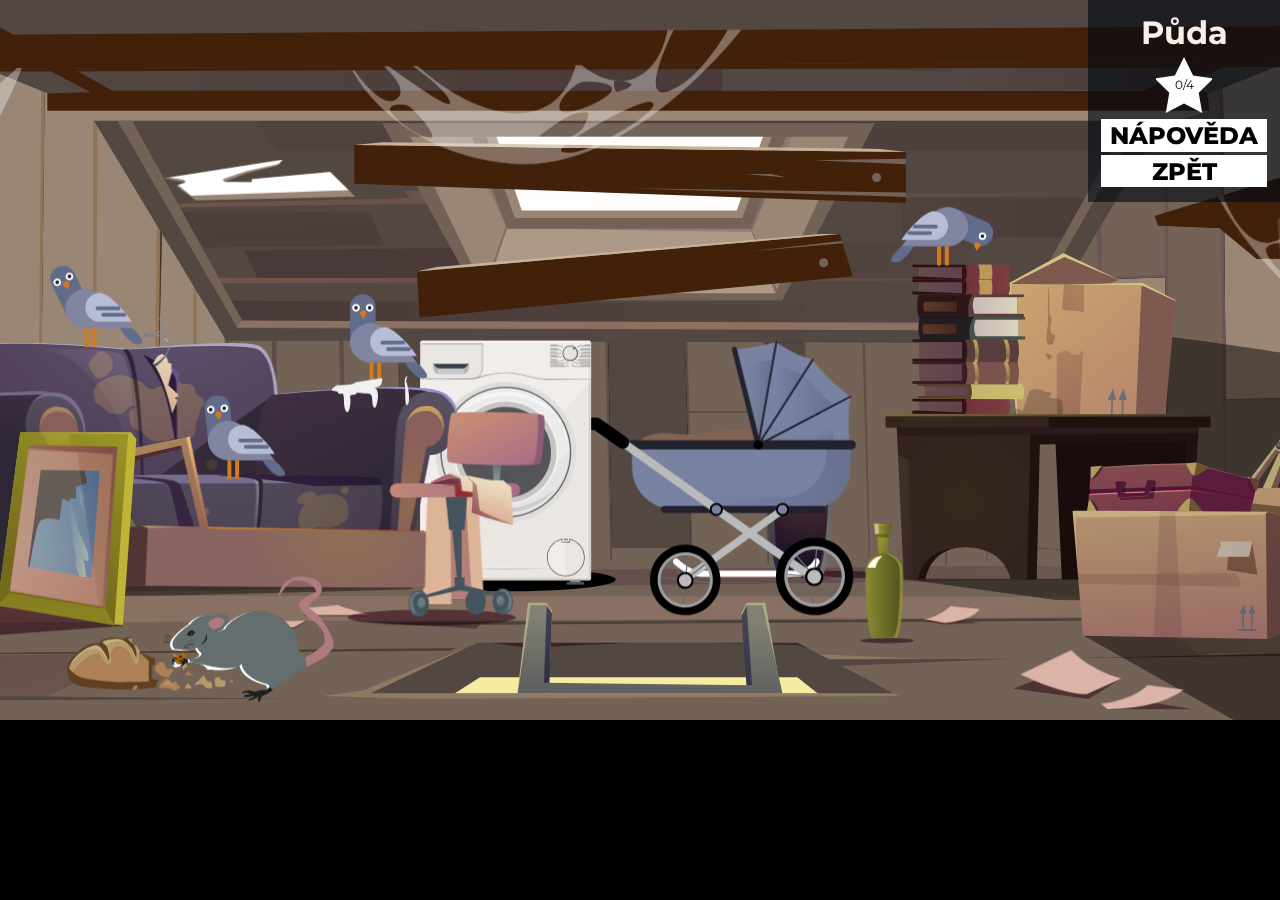
<file: puda.html>
<!DOCTYPE html>
<html lang="en">
  <head>
    <meta charset="UTF-8" />
    <meta http-equiv="X-UA-Compatible" content="IE=edge" />
    <meta name="viewport" content="width=device-width, initial-scale=1.0"> 
    <title>Kuchyne</title>
    <link rel="stylesheet" href="style.css" />
    <link rel="stylesheet" href="puda.css" />
    <script src="index.js" type="module"></script>
    <script src="puda.js" type="module"></script>
    <link rel="preconnect" href="https://fonts.googleapis.com">
    <link rel="preconnect" href="https://fonts.gstatic.com" crossorigin>
    <link href="https://fonts.googleapis.com/css2?family=Open+Sans&display=swap" rel="stylesheet">
  </head>
  <body>

    <div class="otoc"> <p>otočte své zařízení</p> </div>
  
  

    <div class="screen">
      
      <div class="popisek ">
    
              <h2>Půda</h2>
              <div class="popisek--star">
                <span class="star--counter">
            <a id="clicks">0</a>/4 </span>
                  
            </div>
            <button class="button--style"id="pu-hint">Nápověda</button>
            <button class="button--style" id="zmiz"><a href="index.html"> zpět </a></button>
            <button class="button--style " id="gohome"> <a href="index.html"><p> Hotovo!!! </p>
           
            </a></button>
            
        </div>

        <button id="gohome"> <a href="#" id="pu-done"> Přejdi na stránku</a></button>

      <div class="puda--svg col-12 ">
        <svg xmlns="http://www.w3.org/2000/svg" xmlns:xlink="http://www.w3.org/1999/xlink" viewBox="0 0 3840 2160">
            <defs>
              <style>
                .cls-1 {
                  fill: url(#_ŃŚÁŻž_ŪŪŻť_ūŗšŤŚŪÚ_36-2);
                }
          
                .cls-1, .cls-2, .cls-3, .cls-4, .cls-5, .cls-6, .cls-7, .cls-8, .cls-9, .cls-10, .cls-11, .cls-12, .cls-13, .cls-14, .cls-15, .cls-16 {
                  mix-blend-mode: color-dodge;
                }
          
                .cls-1, .cls-9 {
                  opacity: .61;
                }
          
                .cls-17, .cls-18, .cls-19 {
                  fill: none;
                }
          
                .cls-20 {
                  fill: url(#_ŃŚÁŻž_ŪŪŻť_ūŗšŤŚŪÚ_8);
                }
          
                .cls-20, .cls-21, .cls-22, .cls-23, .cls-24, .cls-25, .cls-26, .cls-27, .cls-28, .cls-29, .cls-30, .cls-31, .cls-32, .cls-33, .cls-34, .cls-35, .cls-36, .cls-37, .cls-38, .cls-39, .cls-40, .cls-41, .cls-42, .cls-43, .cls-44, .cls-45, .cls-46, .cls-47, .cls-48, .cls-49, .cls-50, .cls-51, .cls-52, .cls-53, .cls-54, .cls-55, .cls-56, .cls-57, .cls-58, .cls-59, .cls-60, .cls-61, .cls-62, .cls-63 {
                  mix-blend-mode: multiply;
                }
          
                .cls-20, .cls-29, .cls-64, .cls-60, .cls-65, .cls-66, .cls-67, .cls-68, .cls-69, .cls-70, .cls-71, .cls-63 {
                  opacity: .4;
                }
          
                .cls-21 {
                  fill: url(#_ŃŚÁŻž_ŪŪŻť_ūŗšŤŚŪÚ_560-7);
                }
          
                .cls-21, .cls-22, .cls-25, .cls-26, .cls-27, .cls-32, .cls-33, .cls-72, .cls-53, .cls-54, .cls-55, .cls-56, .cls-57, .cls-58, .cls-59, .cls-73 {
                  opacity: .2;
                }
          
                .cls-21, .cls-74, .cls-75, .cls-76, .cls-77, .cls-34, .cls-78, .cls-79, .cls-80, .cls-81, .cls-82, .cls-83, .cls-84, .cls-85, .cls-86, .cls-87, .cls-88, .cls-89, .cls-90, .cls-91, .cls-92, .cls-93, .cls-94, .cls-95, .cls-96, .cls-97, .cls-98, .cls-99, .cls-100, .cls-101, .cls-102, .cls-103, .cls-104, .cls-105, .cls-106, .cls-107, .cls-108, .cls-109, .cls-110, .cls-111, .cls-112, .cls-113, .cls-114, .cls-61, .cls-115 {
                  fill-rule: evenodd;
                }
          
                .cls-116, .cls-117, .cls-108 {
                  fill: #998675;
                }
          
                .cls-116, .cls-30, .cls-31, .cls-39, .cls-118, .cls-119, .cls-120, .cls-121, .cls-122, .cls-62, .cls-123 {
                  opacity: .3;
                }
          
                .cls-116, .cls-64, .cls-118, .cls-119, .cls-121, .cls-122, .cls-65, .cls-66, .cls-67, .cls-68, .cls-69, .cls-70, .cls-124, .cls-71, .cls-73 {
                  mix-blend-mode: screen;
                }
          
                .cls-22 {
                  fill: url(#_ŃŚÁŻž_ŪŪŻť_ūŗšŤŚŪÚ_7);
                }
          
                .cls-2 {
                  fill: url(#_ŃŚÁŻž_ŪŪŻť_ūŗšŤŚŪÚ_18-3);
                }
          
                .cls-2, .cls-3, .cls-8 {
                  opacity: .73;
                }
          
                .cls-3 {
                  fill: url(#_ŃŚÁŻž_ŪŪŻť_ūŗšŤŚŪÚ_18-2);
                }
          
                .cls-4 {
                  fill: url(#_ŃŚÁŻž_ŪŪŻť_ūŗšŤŚŪÚ_26-2);
                }
          
                .cls-4, .cls-7 {
                  opacity: .75;
                }
          
                .cls-125 {
                  fill: url(#linear-gradient);
                }
          
                .cls-5 {
                  fill: url(#_ŃŚÁŻž_ŪŪŻť_ūŗšŤŚŪÚ_50-2);
                }
          
                .cls-5, .cls-6 {
                  opacity: .21;
                }
          
                .cls-126 {
                  clip-path: url(#clippath);
                }
          
                .cls-23 {
                  fill: url(#_ŃŚÁŻž_ŪŪŻť_ūŗšŤŚŪÚ_560-12);
                }
          
                .cls-23, .cls-24, .cls-28, .cls-47, .cls-48, .cls-49, .cls-50, .cls-52, .cls-127, .cls-124 {
                  opacity: .5;
                }
          
                .cls-24 {
                  fill: url(#_ŃŚÁŻž_ŪŪŻť_ūŗšŤŚŪÚ_560-14);
                }
          
                .cls-6 {
                  fill: url(#_ŃŚÁŻž_ŪŪŻť_ūŗšŤŚŪÚ_50);
                }
          
                .cls-25 {
                  fill: url(#_ŃŚÁŻž_ŪŪŻť_ūŗšŤŚŪÚ_560-10);
                }
          
                .cls-26 {
                  fill: url(#_ŃŚÁŻž_ŪŪŻť_ūŗšŤŚŪÚ_560-11);
                }
          
                .cls-27 {
                  fill: url(#_ŃŚÁŻž_ŪŪŻť_ūŗšŤŚŪÚ_560-13);
                }
          
                .cls-28 {
                  fill: url(#_ŃŚÁŻž_ŪŪŻť_ūŗšŤŚŪÚ_228);
                }
          
                .cls-7 {
                  fill: url(#_ŃŚÁŻž_ŪŪŻť_ūŗšŤŚŪÚ_26);
                }
          
                .cls-8 {
                  fill: url(#_ŃŚÁŻž_ŪŪŻť_ūŗšŤŚŪÚ_18);
                }
          
                .cls-128 {
                  fill: url(#_ŃŚÁŻž_ŪŪŻť_ūŗšŤŚŪÚ_175);
                }
          
                .cls-129 {
                  fill: url(#_ŃŚÁŻž_ŪŪŻť_ūŗšŤŚŪÚ_164);
                }
          
                .cls-130 {
                  fill: url(#_ŃŚÁŻž_ŪŪŻť_ūŗšŤŚŪÚ_166);
                }
          
                .cls-131 {
                  fill: url(#_ŃŚÁŻž_ŪŪŻť_ūŗšŤŚŪÚ_101);
                }
          
                .cls-132 {
                  fill: url(#_ŃŚÁŻž_ŪŪŻť_ūŗšŤŚŪÚ_258);
                }
          
                .cls-133 {
                  fill: url(#_ŃŚÁŻž_ŪŪŻť_ūŗšŤŚŪÚ_297);
                }
          
                .cls-134 {
                  fill: url(#_ŃŚÁŻž_ŪŪŻť_ūŗšŤŚŪÚ_2-3);
                }
          
                .cls-135 {
                  fill: url(#_ŃŚÁŻž_ŪŪŻť_ūŗšŤŚŪÚ_2-2);
                }
          
                .cls-136 {
                  fill: url(#_ŃŚÁŻž_ŪŪŻť_ūŗšŤŚŪÚ_5-2);
                }
          
                .cls-137 {
                  fill: url(#_ŃŚÁŻž_ŪŪŻť_ūŗšŤŚŪÚ_9-2);
                }
          
                .cls-29 {
                  fill: url(#_ŃŚÁŻž_ŪŪŻť_ūŗšŤŚŪÚ_8-4);
                }
          
                .cls-138 {
                  fill: #f3f0ec;
                }
          
                .cls-139, .cls-40 {
                  fill: #674030;
                }
          
                .cls-140 {
                  fill: #676a73;
                }
          
                .cls-141, .cls-113 {
                  fill: #f0f0f0;
                }
          
                .cls-142 {
                  fill: #eae6e2;
                }
          
                .cls-143 {
                  fill: #f5eca2;
                }
          
                .cls-144 {
                  fill: #e6e2df;
                }
          
                .cls-145, .cls-72, .cls-114, .cls-146, .cls-147, .cls-123 {
                  fill: #fff;
                }
          
                .cls-148 {
                  fill: #fffdfc;
                }
          
                .cls-149, .cls-37 {
                  fill: #e4e4e4;
                }
          
                .cls-150 {
                  fill: #6b6960;
                }
          
                .cls-151 {
                  fill: #6b6e78;
                }
          
                .cls-152 {
                  fill: #816453;
                }
          
                .cls-153 {
                  fill: #65568a;
                }
          
                .cls-154 {
                  fill: #996e5e;
                }
          
                .cls-155 {
                  fill: #998dc5;
                }
          
                .cls-156 {
                  fill: #b5a67a;
                }
          
                .cls-157 {
                  fill: #8b5b53;
                }
          
                .cls-158 {
                  fill: #8c6239;
                }
          
                .cls-159 {
                  fill: #9d9ea2;
                }
          
                .cls-160 {
                  fill: #8d2f2f;
                }
          
                .cls-161 {
                  fill: #8d5b75;
                }
          
                .cls-162, .cls-112 {
                  fill: #736357;
                }
          
                .cls-163 {
                  fill: #bababd;
                }
          
                .cls-164 {
                  fill: #afa6c5;
                }
          
                .cls-165 {
                  fill: #bfb436;
                }
          
                .cls-166 {
                  fill: #aeab87;
                }
          
                .cls-167 {
                  fill: #b09b60;
                }
          
                .cls-168 {
                  fill: #a4a3a2;
                }
          
                .cls-169 {
                  fill: #bdc9d5;
                }
          
                .cls-170 {
                  fill: #ababab;
                }
          
                .cls-171 {
                  fill: #dedede;
                }
          
                .cls-172, .cls-104 {
                  fill: #d37b1d;
                }
          
                .cls-173 {
                  fill: #d8c482;
                }
          
                .cls-174 {
                  fill: #c5c5c5;
                }
          
                .cls-175 {
                  fill: #c8c9cb;
                }
          
                .cls-176 {
                  fill: #22212d;
                }
          
                .cls-177 {
                  fill: #201111;
                }
          
                .cls-178, .cls-41, .cls-97 {
                  fill: #42210b;
                }
          
                .cls-179 {
                  fill: #1a0c0c;
                }
          
                .cls-180 {
                  fill: #716f6c;
                }
          
                .cls-181 {
                  fill: #545459;
                }
          
                .cls-182 {
                  fill: #545354;
                }
          
                .cls-183 {
                  fill: #643255;
                }
          
                .cls-184 {
                  fill: #5c1c3c;
                }
          
                .cls-185 {
                  fill: #59595b;
                }
          
                .cls-186 {
                  fill: #2b1a19;
                }
          
                .cls-187 {
                  fill: #2d2d2d;
                }
          
                .cls-188 {
                  fill: #383d47;
                }
          
                .cls-189 {
                  fill: #383840;
                }
          
                .cls-190, .cls-49 {
                  fill: #4d1839;
                }
          
                .cls-191 {
                  fill: #4d1835;
                }
          
                .cls-192 {
                  fill: #61666c;
                }
          
                .cls-193, .cls-43, .cls-48 {
                  fill: #534741;
                }
          
                .cls-194 {
                  fill: #5d5d69;
                }
          
                .cls-195, .cls-95 {
                  fill: #616c8b;
                }
          
                .cls-196 {
                  fill: #7882a1;
                }
          
                .cls-197 {
                  fill: #786d8a;
                }
          
                .cls-198 {
                  fill: #502636;
                }
          
                .cls-199 {
                  fill: #4f2b36;
                }
          
                .cls-200 {
                  fill: #513535;
                }
          
                .cls-30 {
                  fill: url(#_ŃŚÁŻž_ŪŪŻť_ūŗšŤŚŪÚ_8-3);
                }
          
                .cls-31 {
                  fill: url(#_ŃŚÁŻž_ŪŪŻť_ūŗšŤŚŪÚ_8-2);
                }
          
                .cls-9 {
                  fill: url(#_ŃŚÁŻž_ŪŪŻť_ūŗšŤŚŪÚ_36);
                }
          
                .cls-18 {
                  stroke: #ad8056;
                }
          
                .cls-18, .cls-19 {
                  stroke-miterlimit: 22.93;
                  stroke-width: .35px;
                }
          
                .cls-19 {
                  stroke: #20201e;
                }
          
                .cls-10 {
                  fill: url(#_ŃŚÁŻž_ŪŪŻť_ūŗšŤŚŪÚ_24);
                  opacity: .25;
                }
          
                .cls-32 {
                  fill: url(#_ŃŚÁŻž_ŪŪŻť_ūŗšŤŚŪÚ_560);
                }
          
                .cls-33 {
                  fill: url(#_ŃŚÁŻž_ŪŪŻť_ūŗšŤŚŪÚ_587);
                }
          
                .cls-74 {
                  fill: url(#_ŃŚÁŻž_ŪŪŻť_ūŗšŤŚŪÚ_32);
                }
          
                .cls-75 {
                  fill: url(#_ŃŚÁŻž_ŪŪŻť_ūŗšŤŚŪÚ_33);
                }
          
                .cls-76 {
                  fill: url(#_ŃŚÁŻž_ŪŪŻť_ūŗšŤŚŪÚ_38);
                }
          
                .cls-77 {
                  fill: url(#_ŃŚÁŻž_ŪŪŻť_ūŗšŤŚŪÚ_29);
                }
          
                .cls-34 {
                  fill: #563044;
                  opacity: .8;
                }
          
                .cls-35 {
                  fill: #4e4e4e;
                  opacity: .19;
                }
          
                .cls-36 {
                  fill: #cacaca;
                }
          
                .cls-11, .cls-13 {
                  fill: #d2ccc1;
                }
          
                .cls-12, .cls-14 {
                  fill: #f2e6d1;
                }
          
                .cls-201 {
                  clip-path: url(#clippath-1);
                }
          
                .cls-202, .cls-115 {
                  mix-blend-mode: overlay;
                }
          
                .cls-64 {
                  fill: url(#_ŃŚÁŻž_ŪŪŻť_ūŗšŤŚŪÚ_40-2);
                }
          
                .cls-39 {
                  fill: #484848;
                }
          
                .cls-203 {
                  fill: url(#_ŃŚÁŻž_ŪŪŻť_ūŗšŤŚŪÚ_94-2);
                }
          
                .cls-204 {
                  fill: url(#_ŃŚÁŻž_ŪŪŻť_ūŗšŤŚŪÚ_54-2);
                }
          
                .cls-205 {
                  fill: url(#_ŃŚÁŻž_ŪŪŻť_ūŗšŤŚŪÚ_51-2);
                }
          
                .cls-206 {
                  fill: url(#_ŃŚÁŻž_ŪŪŻť_ūŗšŤŚŪÚ_52-3);
                }
          
                .cls-207 {
                  fill: url(#_ŃŚÁŻž_ŪŪŻť_ūŗšŤŚŪÚ_52-2);
                }
          
                .cls-208 {
                  fill: url(#_ŃŚÁŻž_ŪŪŻť_ūŗšŤŚŪÚ_53-9);
                }
          
                .cls-209 {
                  fill: url(#_ŃŚÁŻž_ŪŪŻť_ūŗšŤŚŪÚ_53-2);
                }
          
                .cls-210 {
                  fill: url(#_ŃŚÁŻž_ŪŪŻť_ūŗšŤŚŪÚ_53-8);
                }
          
                .cls-211 {
                  fill: url(#_ŃŚÁŻž_ŪŪŻť_ūŗšŤŚŪÚ_53-7);
                }
          
                .cls-212 {
                  fill: url(#_ŃŚÁŻž_ŪŪŻť_ūŗšŤŚŪÚ_53-6);
                }
          
                .cls-213 {
                  fill: url(#_ŃŚÁŻž_ŪŪŻť_ūŗšŤŚŪÚ_53-5);
                }
          
                .cls-214 {
                  fill: url(#_ŃŚÁŻž_ŪŪŻť_ūŗšŤŚŪÚ_53-4);
                }
          
                .cls-215 {
                  fill: url(#_ŃŚÁŻž_ŪŪŻť_ūŗšŤŚŪÚ_53-3);
                }
          
                .cls-216 {
                  fill: url(#_ŃŚÁŻž_ŪŪŻť_ūŗšŤŚŪÚ_44-2);
                }
          
                .cls-217 {
                  fill: url(#_ŃŚÁŻž_ŪŪŻť_ūŗšŤŚŪÚ_47-2);
                }
          
                .cls-218 {
                  fill: url(#_ŃŚÁŻž_ŪŪŻť_ūŗšŤŚŪÚ_39-2);
                }
          
                .cls-219 {
                  fill: url(#_ŃŚÁŻž_ŪŪŻť_ūŗšŤŚŪÚ_30-3);
                }
          
                .cls-220 {
                  fill: url(#_ŃŚÁŻž_ŪŪŻť_ūŗšŤŚŪÚ_20-3);
                }
          
                .cls-221 {
                  fill: url(#_ŃŚÁŻž_ŪŪŻť_ūŗšŤŚŪÚ_20-4);
                }
          
                .cls-222 {
                  fill: url(#_ŃŚÁŻž_ŪŪŻť_ūŗšŤŚŪÚ_20-2);
                }
          
                .cls-223 {
                  fill: url(#_ŃŚÁŻž_ŪŪŻť_ūŗšŤŚŪÚ_19-2);
                }
          
                .cls-224 {
                  fill: url(#_ŃŚÁŻž_ŪŪŻť_ūŗšŤŚŪÚ_16-2);
                }
          
                .cls-225 {
                  fill: url(#_ŃŚÁŻž_ŪŪŻť_ūŗšŤŚŪÚ_16-3);
                }
          
                .cls-226 {
                  fill: url(#_ŃŚÁŻž_ŪŪŻť_ūŗšŤŚŪÚ_15-2);
                }
          
                .cls-227 {
                  fill: url(#_ŃŚÁŻž_ŪŪŻť_ūŗšŤŚŪÚ_17-2);
                }
          
                .cls-40 {
                  opacity: .62;
                }
          
                .cls-41, .cls-42, .cls-43, .cls-44, .cls-45, .cls-146 {
                  opacity: .6;
                }
          
                .cls-42 {
                  fill: #3e3937;
                }
          
                .cls-44 {
                  fill: #3b3633;
                }
          
                .cls-45 {
                  fill: #5c1238;
                }
          
                .cls-46 {
                  fill: #6c5041;
                  opacity: .53;
                }
          
                .cls-47 {
                  fill: #676b2e;
                }
          
                .cls-50 {
                  fill: #535739;
                }
          
                .cls-51 {
                  fill: #691845;
                }
          
                .cls-51, .cls-147 {
                  opacity: .7;
                }
          
                .cls-78 {
                  fill: url(#_ŃŚÁŻž_ŪŪŻť_ūŗšŤŚŪÚ_3-4);
                }
          
                .cls-79 {
                  fill: url(#_ŃŚÁŻž_ŪŪŻť_ūŗšŤŚŪÚ_3-3);
                }
          
                .cls-80 {
                  fill: url(#_ŃŚÁŻž_ŪŪŻť_ūŗšŤŚŪÚ_3-8);
                }
          
                .cls-81 {
                  fill: url(#_ŃŚÁŻž_ŪŪŻť_ūŗšŤŚŪÚ_3-7);
                }
          
                .cls-82 {
                  fill: url(#_ŃŚÁŻž_ŪŪŻť_ūŗšŤŚŪÚ_3-2);
                }
          
                .cls-83 {
                  fill: url(#_ŃŚÁŻž_ŪŪŻť_ūŗšŤŚŪÚ_3-5);
                }
          
                .cls-84 {
                  fill: url(#_ŃŚÁŻž_ŪŪŻť_ūŗšŤŚŪÚ_3-6);
                }
          
                .cls-118 {
                  fill: url(#_ŃŚÁŻž_ŪŪŻť_ūŗšŤŚŪÚ_563-3);
                }
          
                .cls-119 {
                  fill: url(#_ŃŚÁŻž_ŪŪŻť_ūŗšŤŚŪÚ_563-2);
                }
          
                .cls-13, .cls-14 {
                  opacity: .46;
                }
          
                .cls-52 {
                  fill: url(#_ŃŚÁŻž_ŪŪŻť_ūŗšŤŚŪÚ_228-2);
                }
          
                .cls-228 {
                  fill: #4c222e;
                  opacity: .17;
                }
          
                .cls-85 {
                  fill: url(#_ŃŚÁŻž_ŪŪŻť_ūŗšŤŚŪÚ_33-3);
                }
          
                .cls-86 {
                  fill: url(#_ŃŚÁŻž_ŪŪŻť_ūŗšŤŚŪÚ_33-2);
                }
          
                .cls-87 {
                  fill: url(#_ŃŚÁŻž_ŪŪŻť_ūŗšŤŚŪÚ_33-4);
                }
          
                .cls-88 {
                  fill: url(#_ŃŚÁŻž_ŪŪŻť_ūŗšŤŚŪÚ_32-2);
                }
          
                .cls-89 {
                  fill: url(#_ŃŚÁŻž_ŪŪŻť_ūŗšŤŚŪÚ_29-3);
                }
          
                .cls-90 {
                  fill: url(#_ŃŚÁŻž_ŪŪŻť_ūŗšŤŚŪÚ_29-2);
                }
          
                .cls-91 {
                  fill: url(#_ŃŚÁŻž_ŪŪŻť_ūŗšŤŚŪÚ_3);
                }
          
                .cls-229 {
                  fill: url(#_ŃŚÁŻž_ŪŪŻť_ūŗšŤŚŪÚ_53-11);
                }
          
                .cls-230 {
                  fill: url(#_ŃŚÁŻž_ŪŪŻť_ūŗšŤŚŪÚ_53-10);
                }
          
                .cls-231 {
                  fill: url(#_ŃŚÁŻž_ŪŪŻť_ūŗšŤŚŪÚ_164-2);
                }
          
                .cls-232 {
                  fill: url(#_ŃŚÁŻž_ŪŪŻť_ūŗšŤŚŪÚ_175-3);
                }
          
                .cls-233 {
                  fill: url(#_ŃŚÁŻž_ŪŪŻť_ūŗšŤŚŪÚ_175-2);
                }
          
                .cls-234 {
                  fill: url(#_ŃŚÁŻž_ŪŪŻť_ūŗšŤŚŪÚ_258-5);
                }
          
                .cls-235 {
                  fill: url(#_ŃŚÁŻž_ŪŪŻť_ūŗšŤŚŪÚ_258-3);
                }
          
                .cls-236 {
                  fill: url(#_ŃŚÁŻž_ŪŪŻť_ūŗšŤŚŪÚ_258-2);
                }
          
                .cls-237 {
                  fill: url(#_ŃŚÁŻž_ŪŪŻť_ūŗšŤŚŪÚ_258-4);
                }
          
                .cls-238 {
                  fill: url(#_ŃŚÁŻž_ŪŪŻť_ūŗšŤŚŪÚ_101-2);
                }
          
                .cls-239 {
                  fill: url(#linear-gradient-3);
                }
          
                .cls-240 {
                  fill: url(#linear-gradient-4);
                }
          
                .cls-241 {
                  fill: url(#linear-gradient-2);
                }
          
                .cls-242 {
                  fill: url(#linear-gradient-5);
                }
          
                .cls-15 {
                  fill: url(#_ŃŚÁŻž_ŪŪŻť_ūŗšŤŚŪÚ_8-6);
                }
          
                .cls-15, .cls-16 {
                  opacity: .12;
                }
          
                .cls-16 {
                  fill: url(#_ŃŚÁŻž_ŪŪŻť_ūŗšŤŚŪÚ_8-5);
                }
          
                .cls-53 {
                  fill: url(#_ŃŚÁŻž_ŪŪŻť_ūŗšŤŚŪÚ_560-5);
                }
          
                .cls-54 {
                  fill: url(#_ŃŚÁŻž_ŪŪŻť_ūŗšŤŚŪÚ_560-4);
                }
          
                .cls-55 {
                  fill: url(#_ŃŚÁŻž_ŪŪŻť_ūŗšŤŚŪÚ_560-3);
                }
          
                .cls-56 {
                  fill: url(#_ŃŚÁŻž_ŪŪŻť_ūŗšŤŚŪÚ_560-6);
                }
          
                .cls-57 {
                  fill: url(#_ŃŚÁŻž_ŪŪŻť_ūŗšŤŚŪÚ_560-9);
                }
          
                .cls-58 {
                  fill: url(#_ŃŚÁŻž_ŪŪŻť_ūŗšŤŚŪÚ_560-8);
                }
          
                .cls-59 {
                  fill: url(#_ŃŚÁŻž_ŪŪŻť_ūŗšŤŚŪÚ_560-2);
                }
          
                .cls-243 {
                  opacity: .95;
                }
          
                .cls-60 {
                  fill: url(#_ŃŚÁŻž_ŪŪŻť_ūŗšŤŚŪÚ_42-2);
                }
          
                .cls-92 {
                  fill: #5a3d3d;
                }
          
                .cls-93 {
                  fill: #614021;
                }
          
                .cls-94 {
                  fill: #7a534d;
                }
          
                .cls-96 {
                  fill: #46504c;
                }
          
                .cls-98 {
                  fill: #20201e;
                }
          
                .cls-99 {
                  fill: #ad8056;
                }
          
                .cls-100 {
                  fill: #dcb4a7;
                }
          
                .cls-101 {
                  fill: #b07b7e;
                }
          
                .cls-102 {
                  fill: #c7b299;
                }
          
                .cls-103 {
                  fill: #c3b07e;
                }
          
                .cls-105 {
                  fill: #a86906;
                }
          
                .cls-106 {
                  fill: #8185a0;
                }
          
                .cls-107 {
                  fill: #656e6e;
                }
          
                .cls-109 {
                  fill: #b8bdd6;
                }
          
                .cls-110 {
                  fill: #b99858;
                }
          
                .cls-111 {
                  fill: #b99869;
                }
          
                .cls-61 {
                  fill: #9d7287;
                  opacity: .9;
                }
          
                .cls-121 {
                  fill: url(#_ŃŚÁŻž_ŪŪŻť_ūŗšŤŚŪÚ_518);
                }
          
                .cls-122 {
                  fill: url(#_ŃŚÁŻž_ŪŪŻť_ūŗšŤŚŪÚ_563);
                }
          
                .cls-65 {
                  fill: url(#_ŃŚÁŻž_ŪŪŻť_ūŗšŤŚŪÚ_6-6);
                }
          
                .cls-66 {
                  fill: url(#_ŃŚÁŻž_ŪŪŻť_ūŗšŤŚŪÚ_6-4);
                }
          
                .cls-67 {
                  fill: url(#_ŃŚÁŻž_ŪŪŻť_ūŗšŤŚŪÚ_6-5);
                }
          
                .cls-68 {
                  fill: url(#_ŃŚÁŻž_ŪŪŻť_ūŗšŤŚŪÚ_6-3);
                }
          
                .cls-69 {
                  fill: url(#_ŃŚÁŻž_ŪŪŻť_ūŗšŤŚŪÚ_6-2);
                }
          
                .cls-70 {
                  fill: url(#_ŃŚÁŻž_ŪŪŻť_ūŗšŤŚŪÚ_6);
                }
          
                .cls-244 {
                  isolation: isolate;
                }
          
                .cls-115 {
                  fill: #b2ad7c;
                }
          
                .cls-124 {
                  fill: url(#_ŃŚÁŻž_ŪŪŻť_ūŗšŤŚŪÚ_21);
                }
          
                .cls-245 {
                  fill: url(#_ŃŚÁŻž_ŪŪŻť_ūŗšŤŚŪÚ_5);
                }
          
                .cls-246 {
                  fill: url(#_ŃŚÁŻž_ŪŪŻť_ūŗšŤŚŪÚ_2);
                }
          
                .cls-247 {
                  fill: url(#_ŃŚÁŻž_ŪŪŻť_ūŗšŤŚŪÚ_4);
                }
          
                .cls-248 {
                  fill: url(#_ŃŚÁŻž_ŪŪŻť_ūŗšŤŚŪÚ_9);
                }
          
                .cls-249 {
                  fill: url(#_ŃŚÁŻž_ŪŪŻť_ūŗšŤŚŪÚ_30-2);
                  opacity: .54;
                }
          
                .cls-250 {
                  fill: url(#_ŃŚÁŻž_ŪŪŻť_ūŗšŤŚŪÚ_19);
                }
          
                .cls-251 {
                  fill: url(#_ŃŚÁŻž_ŪŪŻť_ūŗšŤŚŪÚ_11);
                }
          
                .cls-252 {
                  fill: url(#_ŃŚÁŻž_ŪŪŻť_ūŗšŤŚŪÚ_14);
                }
          
                .cls-253 {
                  fill: url(#_ŃŚÁŻž_ŪŪŻť_ūŗšŤŚŪÚ_13);
                }
          
                .cls-254 {
                  fill: url(#_ŃŚÁŻž_ŪŪŻť_ūŗšŤŚŪÚ_12);
                }
          
                .cls-255 {
                  fill: url(#_ŃŚÁŻž_ŪŪŻť_ūŗšŤŚŪÚ_17);
                }
          
                .cls-256 {
                  fill: url(#_ŃŚÁŻž_ŪŪŻť_ūŗšŤŚŪÚ_16);
                }
          
                .cls-257 {
                  fill: url(#_ŃŚÁŻž_ŪŪŻť_ūŗšŤŚŪÚ_15);
                }
          
                .cls-258 {
                  fill: url(#_ŃŚÁŻž_ŪŪŻť_ūŗšŤŚŪÚ_28);
                }
          
                .cls-259 {
                  fill: url(#_ŃŚÁŻž_ŪŪŻť_ūŗšŤŚŪÚ_22);
                }
          
                .cls-260 {
                  fill: url(#_ŃŚÁŻž_ŪŪŻť_ūŗšŤŚŪÚ_25);
                }
          
                .cls-261 {
                  fill: url(#_ŃŚÁŻž_ŪŪŻť_ūŗšŤŚŪÚ_23);
                }
          
                .cls-262 {
                  fill: url(#_ŃŚÁŻž_ŪŪŻť_ūŗšŤŚŪÚ_27);
                }
          
                .cls-263 {
                  fill: url(#_ŃŚÁŻž_ŪŪŻť_ūŗšŤŚŪÚ_20);
                }
          
                .cls-264 {
                  fill: url(#_ŃŚÁŻž_ŪŪŻť_ūŗšŤŚŪÚ_72);
                }
          
                .cls-265 {
                  fill: url(#_ŃŚÁŻž_ŪŪŻť_ūŗšŤŚŪÚ_54);
                }
          
                .cls-266 {
                  fill: url(#_ŃŚÁŻž_ŪŪŻť_ūŗšŤŚŪÚ_53);
                }
          
                .cls-267 {
                  fill: url(#_ŃŚÁŻž_ŪŪŻť_ūŗšŤŚŪÚ_52);
                }
          
                .cls-268 {
                  fill: url(#_ŃŚÁŻž_ŪŪŻť_ūŗšŤŚŪÚ_51);
                }
          
                .cls-269 {
                  fill: url(#_ŃŚÁŻž_ŪŪŻť_ūŗšŤŚŪÚ_94);
                }
          
                .cls-270 {
                  fill: url(#_ŃŚÁŻž_ŪŪŻť_ūŗšŤŚŪÚ_49);
                }
          
                .cls-271 {
                  fill: url(#_ŃŚÁŻž_ŪŪŻť_ūŗšŤŚŪÚ_31);
                }
          
                .cls-272 {
                  fill: url(#_ŃŚÁŻž_ŪŪŻť_ūŗšŤŚŪÚ_37);
                }
          
                .cls-273 {
                  fill: url(#_ŃŚÁŻž_ŪŪŻť_ūŗšŤŚŪÚ_39);
                }
          
                .cls-274 {
                  fill: url(#_ŃŚÁŻž_ŪŪŻť_ūŗšŤŚŪÚ_30);
                }
          
                .cls-275 {
                  fill: url(#_ŃŚÁŻž_ŪŪŻť_ūŗšŤŚŪÚ_44);
                }
          
                .cls-276 {
                  fill: url(#_ŃŚÁŻž_ŪŪŻť_ūŗšŤŚŪÚ_41);
                }
          
                .cls-277 {
                  fill: url(#_ŃŚÁŻž_ŪŪŻť_ūŗšŤŚŪÚ_43);
                }
          
                .cls-278 {
                  fill: url(#_ŃŚÁŻž_ŪŪŻť_ūŗšŤŚŪÚ_48);
                }
          
                .cls-279 {
                  fill: url(#_ŃŚÁŻž_ŪŪŻť_ūŗšŤŚŪÚ_47);
                }
          
                .cls-280 {
                  fill: url(#_ŃŚÁŻž_ŪŪŻť_ūŗšŤŚŪÚ_46);
                }
          
                .cls-281 {
                  fill: url(#_ŃŚÁŻž_ŪŪŻť_ūŗšŤŚŪÚ_45);
                }
          
                .cls-71 {
                  fill: url(#_ŃŚÁŻž_ŪŪŻť_ūŗšŤŚŪÚ_40);
                }
          
                .cls-73 {
                  fill: url(#_ŃŚÁŻž_ŪŪŻť_ūŗšŤŚŪÚ_97);
                }
          
                .cls-63 {
                  fill: url(#_ŃŚÁŻž_ŪŪŻť_ūŗšŤŚŪÚ_42);
                }
              </style>
              <clipPath id="clippath">
                <rect class="cls-17" x="-1.35" width="3841.35" height="2160"/>
              </clipPath>
              <clipPath id="clippath-1">
                <rect class="cls-17" x="-480" width="4800" height="2160"/>
              </clipPath>
              <linearGradient id="_ŃŚÁŻž_ŪŪŻť_ūŗšŤŚŪÚ_166" data-name="ŃŚÁŻžˇŪŪŻť „ūŗšŤŚŪÚ 166" x1="1900.18" y1="1253.04" x2="1913.24" y2="1483.32" gradientUnits="userSpaceOnUse">
                <stop offset="0" stop-color="#d2a2b3"/>
                <stop offset="1" stop-color="#9c4c80"/>
              </linearGradient>
              <linearGradient id="_ŃŚÁŻž_ŪŪŻť_ūŗšŤŚŪÚ_560" data-name="ŃŚÁŻžˇŪŪŻť „ūŗšŤŚŪÚ 560" x1="2838.4" y1="920.65" x2="755.37" y2="938.52" gradientUnits="userSpaceOnUse">
                <stop offset="0" stop-color="#fbfafa"/>
                <stop offset="1" stop-color="#640043"/>
              </linearGradient>
              <linearGradient id="_ŃŚÁŻž_ŪŪŻť_ūŗšŤŚŪÚ_560-2" data-name="ŃŚÁŻžˇŪŪŻť „ūŗšŤŚŪÚ 560" x1="3228.56" y1="776.94" x2="1084.26" y2="784.6" xlink:href="#_ŃŚÁŻž_ŪŪŻť_ūŗšŤŚŪÚ_560"/>
              <linearGradient id="_ŃŚÁŻž_ŪŪŻť_ūŗšŤŚŪÚ_560-3" data-name="ŃŚÁŻžˇŪŪŻť „ūŗšŤŚŪÚ 560" x1="784.65" y1="2.83" x2="884.21" y2="1105.61" xlink:href="#_ŃŚÁŻž_ŪŪŻť_ūŗšŤŚŪÚ_560"/>
              <linearGradient id="_ŃŚÁŻž_ŪŪŻť_ūŗšŤŚŪÚ_560-4" data-name="ŃŚÁŻžˇŪŪŻť „ūŗšŤŚŪÚ 560" x1="2196.03" y1="592.62" x2="3574.51" y2="697.28" xlink:href="#_ŃŚÁŻž_ŪŪŻť_ūŗšŤŚŪÚ_560"/>
              <linearGradient id="_ŃŚÁŻž_ŪŪŻť_ūŗšŤŚŪÚ_560-5" data-name="ŃŚÁŻžˇŪŪŻť „ūŗšŤŚŪÚ 560" x1="2057.39" y1="-102.84" x2="2156.95" y2="999.95" xlink:href="#_ŃŚÁŻž_ŪŪŻť_ūŗšŤŚŪÚ_560"/>
              <linearGradient id="_ŃŚÁŻž_ŪŪŻť_ūŗšŤŚŪÚ_560-6" data-name="ŃŚÁŻžˇŪŪŻť „ūŗšŤŚŪÚ 560" x1="49.05" y1="243.29" x2="2166.65" y2="243.29" xlink:href="#_ŃŚÁŻž_ŪŪŻť_ūŗšŤŚŪÚ_560"/>
              <linearGradient id="_ŃŚÁŻž_ŪŪŻť_ūŗšŤŚŪÚ_563" data-name="ŃŚÁŻžˇŪŪŻť „ūŗšŤŚŪÚ 563" x1="117.03" y1="810.38" x2="4237.15" y2="890.79" gradientUnits="userSpaceOnUse">
                <stop offset="0" stop-color="#9a4635"/>
                <stop offset="1" stop-color="#000"/>
              </linearGradient>
              <linearGradient id="_ŃŚÁŻž_ŪŪŻť_ūŗšŤŚŪÚ_563-2" data-name="ŃŚÁŻžˇŪŪŻť „ūŗšŤŚŪÚ 563" x1="-151.58" y1="562.43" x2="5080.28" y2="664.54" xlink:href="#_ŃŚÁŻž_ŪŪŻť_ūŗšŤŚŪÚ_563"/>
              <linearGradient id="_ŃŚÁŻž_ŪŪŻť_ūŗšŤŚŪÚ_560-7" data-name="ŃŚÁŻžˇŪŪŻť „ūŗšŤŚŪÚ 560" x1="1892.97" y1="975.28" x2="1640.24" y2="477.49" xlink:href="#_ŃŚÁŻž_ŪŪŻť_ūŗšŤŚŪÚ_560"/>
              <linearGradient id="_ŃŚÁŻž_ŪŪŻť_ūŗšŤŚŪÚ_587" data-name="ŃŚÁŻžˇŪŪŻť „ūŗšŤŚŪÚ 587" x1="1775.02" y1="2258.85" x2="2099.65" y2="2815.35" gradientUnits="userSpaceOnUse">
                <stop offset="0" stop-color="#640043"/>
                <stop offset="1" stop-color="#fbfafa"/>
              </linearGradient>
              <linearGradient id="_ŃŚÁŻž_ŪŪŻť_ūŗšŤŚŪÚ_518" data-name="ŃŚÁŻžˇŪŪŻť „ūŗšŤŚŪÚ 518" x1="1800.3" y1="2380.39" x2="1740.63" y2="2099.12" gradientUnits="userSpaceOnUse">
                <stop offset="0" stop-color="#000"/>
                <stop offset="1" stop-color="#804635"/>
              </linearGradient>
              <linearGradient id="_ŃŚÁŻž_ŪŪŻť_ūŗšŤŚŪÚ_560-8" data-name="ŃŚÁŻžˇŪŪŻť „ūŗšŤŚŪÚ 560" x1="2834.03" y1="234.44" x2="3606.39" y2="234.44" xlink:href="#_ŃŚÁŻž_ŪŪŻť_ūŗšŤŚŪÚ_560"/>
              <linearGradient id="_ŃŚÁŻž_ŪŪŻť_ūŗšŤŚŪÚ_560-9" data-name="ŃŚÁŻžˇŪŪŻť „ūŗšŤŚŪÚ 560" x1="1859.6" y1="286.97" x2="1927.97" y2="658" xlink:href="#_ŃŚÁŻž_ŪŪŻť_ūŗšŤŚŪÚ_560"/>
              <linearGradient id="_ŃŚÁŻž_ŪŪŻť_ūŗšŤŚŪÚ_560-10" data-name="ŃŚÁŻžˇŪŪŻť „ūŗšŤŚŪÚ 560" x1="2496.9" y1="991.02" x2="2459.56" y2="953.69" xlink:href="#_ŃŚÁŻž_ŪŪŻť_ūŗšŤŚŪÚ_560"/>
              <linearGradient id="_ŃŚÁŻž_ŪŪŻť_ūŗšŤŚŪÚ_560-11" data-name="ŃŚÁŻžˇŪŪŻť „ūŗšŤŚŪÚ 560" x1="1446.49" y1="1029.76" x2="1457.02" y2="962.75" xlink:href="#_ŃŚÁŻž_ŪŪŻť_ūŗšŤŚŪÚ_560"/>
              <linearGradient id="_ŃŚÁŻž_ŪŪŻť_ūŗšŤŚŪÚ_563-3" data-name="ŃŚÁŻžˇŪŪŻť „ūŗšŤŚŪÚ 563" x1="1921.55" y1="1288.5" x2="1952.18" y2="1536.12" xlink:href="#_ŃŚÁŻž_ŪŪŻť_ūŗšŤŚŪÚ_563"/>
              <linearGradient id="_ŃŚÁŻž_ŪŪŻť_ūŗšŤŚŪÚ_94" data-name="ŃŚÁŻžˇŪŪŻť „ūŗšŤŚŪÚ 94" x1="502.44" y1="-10940.72" x2="555.09" y2="-10915.04" gradientTransform="translate(13131.36 3427.05) rotate(-81.57)" gradientUnits="userSpaceOnUse">
                <stop offset="0" stop-color="#723720"/>
                <stop offset="1" stop-color="#422c41"/>
              </linearGradient>
              <linearGradient id="_ŃŚÁŻž_ŪŪŻť_ūŗšŤŚŪÚ_258" data-name="ŃŚÁŻžˇŪŪŻť „ūŗšŤŚŪÚ 258" x1="2291.53" y1="1379.98" x2="2443.43" y2="1334.19" gradientUnits="userSpaceOnUse">
                <stop offset="0" stop-color="#151538"/>
                <stop offset=".18" stop-color="#22223f"/>
                <stop offset=".52" stop-color="#454552"/>
                <stop offset=".98" stop-color="#7e7d71"/>
                <stop offset="1" stop-color="#818073"/>
              </linearGradient>
              <linearGradient id="_ŃŚÁŻž_ŪŪŻť_ūŗšŤŚŪÚ_8" data-name="ŃŚÁŻžˇŪŪŻť „ūŗšŤŚŪÚ 8" x1="2495.59" y1="1410.19" x2="2599.76" y2="1521.43" gradientUnits="userSpaceOnUse">
                <stop offset="0" stop-color="#64004f"/>
                <stop offset="1" stop-color="#fff"/>
              </linearGradient>
              <linearGradient id="_ŃŚÁŻž_ŪŪŻť_ūŗšŤŚŪÚ_258-2" data-name="ŃŚÁŻžˇŪŪŻť „ūŗšŤŚŪÚ 258" x1="2461.27" y1="1296.74" x2="2393.25" y2="1294.37" xlink:href="#_ŃŚÁŻž_ŪŪŻť_ūŗšŤŚŪÚ_258"/>
              <linearGradient id="_ŃŚÁŻž_ŪŪŻť_ūŗšŤŚŪÚ_258-3" data-name="ŃŚÁŻžˇŪŪŻť „ūŗšŤŚŪÚ 258" x1="2738.66" y1="1524.36" x2="2424.62" y2="1553.33" xlink:href="#_ŃŚÁŻž_ŪŪŻť_ūŗšŤŚŪÚ_258"/>
              <radialGradient id="_ŃŚÁŻž_ŪŪŻť_ūŗšŤŚŪÚ_43" data-name="ŃŚÁŻžˇŪŪŻť „ūŗšŤŚŪÚ 43" cx="2431.1" cy="1478.3" fx="2431.1" fy="1478.3" r="314.1" gradientUnits="userSpaceOnUse">
                <stop offset="0" stop-color="#818073"/>
                <stop offset=".02" stop-color="#7e7d71"/>
                <stop offset=".48" stop-color="#454552"/>
                <stop offset=".82" stop-color="#22223f"/>
                <stop offset="1" stop-color="#151538"/>
              </radialGradient>
              <linearGradient id="_ŃŚÁŻž_ŪŪŻť_ūŗšŤŚŪÚ_164" data-name="ŃŚÁŻžˇŪŪŻť „ūŗšŤŚŪÚ 164" x1="21809.78" y1="2116.12" x2="21809.43" y2="2117" gradientTransform="translate(24084.53 -1344.88) rotate(178.16) scale(1 -1)" gradientUnits="userSpaceOnUse">
                <stop offset="0" stop-color="#74283a"/>
                <stop offset=".98" stop-color="#8a3c3e"/>
              </linearGradient>
              <linearGradient id="_ŃŚÁŻž_ŪŪŻť_ūŗšŤŚŪÚ_47" data-name="ŃŚÁŻžˇŪŪŻť „ūŗšŤŚŪÚ 47" x1="5965.47" y1="845.21" x2="6094.12" y2="852.56" gradientTransform="translate(8860.7) rotate(-180) scale(1 -1)" gradientUnits="userSpaceOnUse">
                <stop offset="0" stop-color="#7d5950"/>
                <stop offset="1" stop-color="#92754b"/>
              </linearGradient>
              <linearGradient id="_ŃŚÁŻž_ŪŪŻť_ūŗšŤŚŪÚ_48" data-name="ŃŚÁŻžˇŪŪŻť „ūŗšŤŚŪÚ 48" x1="5836.83" y1="772.76" x2="5186.22" y2="1555.7" gradientTransform="translate(8860.7) rotate(-180) scale(1 -1)" gradientUnits="userSpaceOnUse">
                <stop offset="0" stop-color="#cca96f"/>
                <stop offset="1" stop-color="#a9706a"/>
              </linearGradient>
              <linearGradient id="_ŃŚÁŻž_ŪŪŻť_ūŗšŤŚŪÚ_47-2" data-name="ŃŚÁŻžˇŪŪŻť „ūŗšŤŚŪÚ 47" x1="6141.43" y1="1114.51" x2="6313.06" y2="1124.32" xlink:href="#_ŃŚÁŻž_ŪŪŻť_ūŗšŤŚŪÚ_47"/>
              <linearGradient id="_ŃŚÁŻž_ŪŪŻť_ūŗšŤŚŪÚ_42" data-name="ŃŚÁŻžˇŪŪŻť „ūŗšŤŚŪÚ 42" x1="5839.22" y1="981.38" x2="5410.47" y2="797.48" gradientTransform="translate(8860.7) rotate(-180) scale(1 -1)" gradientUnits="userSpaceOnUse">
                <stop offset="0" stop-color="#4c1238"/>
                <stop offset="1" stop-color="#fff"/>
              </linearGradient>
              <linearGradient id="_ŃŚÁŻž_ŪŪŻť_ūŗšŤŚŪÚ_42-2" data-name="ŃŚÁŻžˇŪŪŻť „ūŗšŤŚŪÚ 42" x1="9936.05" y1="694.4" x2="8869.12" y2="236.75" gradientTransform="translate(3980.64 -10457.43) rotate(96.14) scale(1.24 -1)" xlink:href="#_ŃŚÁŻž_ŪŪŻť_ūŗšŤŚŪÚ_42"/>
              <linearGradient id="_ŃŚÁŻž_ŪŪŻť_ūŗšŤŚŪÚ_41" data-name="ŃŚÁŻžˇŪŪŻť „ūŗšŤŚŪÚ 41" x1="5780.31" y1="1056.67" x2="5655.22" y2="1452.78" gradientTransform="translate(8860.7) rotate(-180) scale(1 -1)" gradientUnits="userSpaceOnUse">
                <stop offset=".02" stop-color="#857238"/>
                <stop offset=".99" stop-color="#32231f"/>
              </linearGradient>
              <radialGradient id="_ŃŚÁŻž_ŪŪŻť_ūŗšŤŚŪÚ_39" data-name="ŃŚÁŻžˇŪŪŻť „ūŗšŤŚŪÚ 39" cx="5969.8" cy="1506.83" fx="5969.8" fy="1506.83" r="217.05" gradientTransform="translate(8860.7) rotate(-180) scale(1 -1)" gradientUnits="userSpaceOnUse">
                <stop offset=".02" stop-color="#34291a"/>
                <stop offset=".99" stop-color="#32231f"/>
              </radialGradient>
              <linearGradient id="_ŃŚÁŻž_ŪŪŻť_ūŗšŤŚŪÚ_40" data-name="ŃŚÁŻžˇŪŪŻť „ūŗšŤŚŪÚ 40" x1="5923.53" y1="1279.85" x2="6126.3" y2="1264.26" gradientTransform="translate(8860.7) rotate(-180) scale(1 -1)" gradientUnits="userSpaceOnUse">
                <stop offset="0" stop-color="#000"/>
                <stop offset="1" stop-color="#272418"/>
              </linearGradient>
              <linearGradient id="_ŃŚÁŻž_ŪŪŻť_ūŗšŤŚŪÚ_40-2" data-name="ŃŚÁŻžˇŪŪŻť „ūŗšŤŚŪÚ 40" x1="6096.2" y1="1556.88" x2="6158.37" y2="1552.1" xlink:href="#_ŃŚÁŻž_ŪŪŻť_ūŗšŤŚŪÚ_40"/>
              <radialGradient id="_ŃŚÁŻž_ŪŪŻť_ūŗšŤŚŪÚ_39-2" data-name="ŃŚÁŻžˇŪŪŻť „ūŗšŤŚŪÚ 39" cx="6057.07" cy="1236.89" fx="6057.07" fy="1236.89" r="306.64" xlink:href="#_ŃŚÁŻž_ŪŪŻť_ūŗšŤŚŪÚ_39"/>
              <linearGradient id="_ŃŚÁŻž_ŪŪŻť_ūŗšŤŚŪÚ_29" data-name="ŃŚÁŻžˇŪŪŻť „ūŗšŤŚŪÚ 29" x1="6323.21" y1="1219.37" x2="6615.94" y2="1219.37" gradientTransform="translate(9353.39) rotate(-180) scale(1 -1)" gradientUnits="userSpaceOnUse">
                <stop offset="0" stop-color="#7c3d43"/>
                <stop offset="1" stop-color="#5f292c"/>
              </linearGradient>
              <linearGradient id="_ŃŚÁŻž_ŪŪŻť_ūŗšŤŚŪÚ_3" data-name="ŃŚÁŻžˇŪŪŻť „ūŗšŤŚŪÚ 3" x1="6467.46" y1="1220.96" x2="6596.39" y2="1220.96" gradientTransform="translate(9353.39) rotate(-180) scale(1 -1)" gradientUnits="userSpaceOnUse">
                <stop offset="0" stop-color="#cab9b9"/>
                <stop offset="1" stop-color="#dad5b9"/>
              </linearGradient>
              <linearGradient id="_ŃŚÁŻž_ŪŪŻť_ūŗšŤŚŪÚ_29-2" data-name="ŃŚÁŻžˇŪŪŻť „ūŗšŤŚŪÚ 29" y1="861.76" y2="861.76" xlink:href="#_ŃŚÁŻž_ŪŪŻť_ūŗšŤŚŪÚ_29"/>
              <linearGradient id="_ŃŚÁŻž_ŪŪŻť_ūŗšŤŚŪÚ_3-2" data-name="ŃŚÁŻžˇŪŪŻť „ūŗšŤŚŪÚ 3" y1="863.34" y2="863.34" xlink:href="#_ŃŚÁŻž_ŪŪŻť_ūŗšŤŚŪÚ_3"/>
              <linearGradient id="_ŃŚÁŻž_ŪŪŻť_ūŗšŤŚŪÚ_38" data-name="ŃŚÁŻžˇŪŪŻť „ūŗšŤŚŪÚ 38" x1="6281.05" y1="1174.54" x2="6600.58" y2="1174.54" gradientTransform="translate(9353.39) rotate(-180) scale(1 -1)" gradientUnits="userSpaceOnUse">
                <stop offset="0" stop-color="#ccbf6e"/>
                <stop offset="1" stop-color="#c0a869"/>
              </linearGradient>
              <linearGradient id="_ŃŚÁŻž_ŪŪŻť_ūŗšŤŚŪÚ_3-3" data-name="ŃŚÁŻžˇŪŪŻť „ūŗšŤŚŪÚ 3" x1="6452.1" y1="1173.24" x2="6581.03" y2="1173.24" xlink:href="#_ŃŚÁŻž_ŪŪŻť_ūŗšŤŚŪÚ_3"/>
              <linearGradient id="_ŃŚÁŻž_ŪŪŻť_ūŗšŤŚŪÚ_3-4" data-name="ŃŚÁŻžˇŪŪŻť „ūŗšŤŚŪÚ 3" y1="1117.87" y2="1117.87" xlink:href="#_ŃŚÁŻž_ŪŪŻť_ūŗšŤŚŪÚ_3"/>
              <linearGradient id="_ŃŚÁŻž_ŪŪŻť_ūŗšŤŚŪÚ_33" data-name="ŃŚÁŻžˇŪŪŻť „ūŗšŤŚŪÚ 33" x1="6426.06" y1="1152.99" x2="6426.06" y2="1084.79" gradientTransform="translate(9353.39) rotate(-180) scale(1 -1)" gradientUnits="userSpaceOnUse">
                <stop offset=".03" stop-color="#c2ab65"/>
                <stop offset=".22" stop-color="#936b46"/>
                <stop offset="1" stop-color="#c2ab65"/>
              </linearGradient>
              <linearGradient id="_ŃŚÁŻž_ŪŪŻť_ūŗšŤŚŪÚ_33-2" data-name="ŃŚÁŻžˇŪŪŻť „ūŗšŤŚŪÚ 33" x1="6332.98" x2="6332.98" xlink:href="#_ŃŚÁŻž_ŪŪŻť_ūŗšŤŚŪÚ_33"/>
              <linearGradient id="_ŃŚÁŻž_ŪŪŻť_ūŗšŤŚŪÚ_3-5" data-name="ŃŚÁŻžˇŪŪŻť „ūŗšŤŚŪÚ 3" y1="1050.97" y2="1050.97" xlink:href="#_ŃŚÁŻž_ŪŪŻť_ūŗšŤŚŪÚ_3"/>
              <linearGradient id="_ŃŚÁŻž_ŪŪŻť_ūŗšŤŚŪÚ_33-3" data-name="ŃŚÁŻžˇŪŪŻť „ūŗšŤŚŪÚ 33" x1="6426.06" y1="1086.09" x2="6426.06" y2="1017.9" xlink:href="#_ŃŚÁŻž_ŪŪŻť_ūŗšŤŚŪÚ_33"/>
              <linearGradient id="_ŃŚÁŻž_ŪŪŻť_ūŗšŤŚŪÚ_33-4" data-name="ŃŚÁŻžˇŪŪŻť „ūŗšŤŚŪÚ 33" x1="6332.98" y1="1086.09" x2="6332.98" y2="1017.9" xlink:href="#_ŃŚÁŻž_ŪŪŻť_ūŗšŤŚŪÚ_33"/>
              <linearGradient id="_ŃŚÁŻž_ŪŪŻť_ūŗšŤŚŪÚ_3-6" data-name="ŃŚÁŻžˇŪŪŻť „ūŗšŤŚŪÚ 3" x1="2973.41" y1="984.12" x2="3107.17" y2="984.12" gradientTransform="translate(-51.19)" xlink:href="#_ŃŚÁŻž_ŪŪŻť_ūŗšŤŚŪÚ_3"/>
              <linearGradient id="_ŃŚÁŻž_ŪŪŻť_ūŗšŤŚŪÚ_32" data-name="ŃŚÁŻžˇŪŪŻť „ūŗšŤŚŪÚ 32" x1="6483.52" y1="987.39" x2="6585.76" y2="987.39" gradientTransform="translate(9353.39) rotate(-180) scale(1 -1)" gradientUnits="userSpaceOnUse">
                <stop offset="0" stop-color="#936b46"/>
                <stop offset="1" stop-color="#c2ab65"/>
              </linearGradient>
              <linearGradient id="_ŃŚÁŻž_ŪŪŻť_ūŗšŤŚŪÚ_3-7" data-name="ŃŚÁŻžˇŪŪŻť „ūŗšŤŚŪÚ 3" x1="2969.4" y1="916.59" x2="3103.16" y2="916.59" gradientTransform="translate(-51.19)" xlink:href="#_ŃŚÁŻž_ŪŪŻť_ūŗšŤŚŪÚ_3"/>
              <linearGradient id="_ŃŚÁŻž_ŪŪŻť_ūŗšŤŚŪÚ_32-2" data-name="ŃŚÁŻžˇŪŪŻť „ūŗšŤŚŪÚ 32" x1="6480.81" y1="919.86" x2="6583.04" y2="919.86" xlink:href="#_ŃŚÁŻž_ŪŪŻť_ūŗšŤŚŪÚ_32"/>
              <linearGradient id="_ŃŚÁŻž_ŪŪŻť_ūŗšŤŚŪÚ_29-3" data-name="ŃŚÁŻžˇŪŪŻť „ūŗšŤŚŪÚ 29" y1="817.08" y2="817.08" xlink:href="#_ŃŚÁŻž_ŪŪŻť_ūŗšŤŚŪÚ_29"/>
              <linearGradient id="_ŃŚÁŻž_ŪŪŻť_ūŗšŤŚŪÚ_3-8" data-name="ŃŚÁŻžˇŪŪŻť „ūŗšŤŚŪÚ 3" y1="818.66" y2="818.66" xlink:href="#_ŃŚÁŻž_ŪŪŻť_ūŗšŤŚŪÚ_3"/>
              <linearGradient id="_ŃŚÁŻž_ŪŪŻť_ūŗšŤŚŪÚ_560-12" data-name="ŃŚÁŻžˇŪŪŻť „ūŗšŤŚŪÚ 560" x1="3270.71" y1="2918.53" x2="3438.3" y2="2630.61" xlink:href="#_ŃŚÁŻž_ŪŪŻť_ūŗšŤŚŪÚ_560"/>
              <linearGradient id="_ŃŚÁŻž_ŪŪŻť_ūŗšŤŚŪÚ_560-13" data-name="ŃŚÁŻžˇŪŪŻť „ūŗšŤŚŪÚ 560" x1="26.08" y1="2645.3" x2="-172.73" y2="2010.75" xlink:href="#_ŃŚÁŻž_ŪŪŻť_ūŗšŤŚŪÚ_560"/>
              <linearGradient id="_ŃŚÁŻž_ŪŪŻť_ūŗšŤŚŪÚ_6" data-name="ŃŚÁŻžˇŪŪŻť „ūŗšŤŚŪÚ 6" x1="3706.95" y1="1996.69" x2="3706.62" y2="1994.37" gradientUnits="userSpaceOnUse">
                <stop offset="0" stop-color="#000"/>
                <stop offset="1" stop-color="#765f2c"/>
              </linearGradient>
              <linearGradient id="_ŃŚÁŻž_ŪŪŻť_ūŗšŤŚŪÚ_6-2" data-name="ŃŚÁŻžˇŪŪŻť „ūŗšŤŚŪÚ 6" x1="2553.01" y1="2582.33" x2="2559.14" y2="2519.01" xlink:href="#_ŃŚÁŻž_ŪŪŻť_ūŗšŤŚŪÚ_6"/>
              <linearGradient id="_ŃŚÁŻž_ŪŪŻť_ūŗšŤŚŪÚ_6-3" data-name="ŃŚÁŻžˇŪŪŻť „ūŗšŤŚŪÚ 6" x1="1791.3" y1="2508.62" x2="1797.42" y2="2445.3" xlink:href="#_ŃŚÁŻž_ŪŪŻť_ūŗšŤŚŪÚ_6"/>
              <linearGradient id="_ŃŚÁŻž_ŪŪŻť_ūŗšŤŚŪÚ_560-14" data-name="ŃŚÁŻžˇŪŪŻť „ūŗšŤŚŪÚ 560" x1="1964.36" y1="1737.79" x2="1951.08" y2="1915.49" xlink:href="#_ŃŚÁŻž_ŪŪŻť_ūŗšŤŚŪÚ_560"/>
              <linearGradient id="_ŃŚÁŻž_ŪŪŻť_ūŗšŤŚŪÚ_258-4" data-name="ŃŚÁŻžˇŪŪŻť „ūŗšŤŚŪÚ 258" x1="1898.92" y1="2448.26" x2="2039.85" y2="1259.49" xlink:href="#_ŃŚÁŻž_ŪŪŻť_ūŗšŤŚŪÚ_258"/>
              <linearGradient id="_ŃŚÁŻž_ŪŪŻť_ūŗšŤŚŪÚ_258-5" data-name="ŃŚÁŻžˇŪŪŻť „ūŗšŤŚŪÚ 258" x1="1929.67" y1="2679.6" x2="1958.27" y2="1858.49" xlink:href="#_ŃŚÁŻž_ŪŪŻť_ūŗšŤŚŪÚ_258"/>
              <linearGradient id="_ŃŚÁŻž_ŪŪŻť_ūŗšŤŚŪÚ_6-4" data-name="ŃŚÁŻžˇŪŪŻť „ūŗšŤŚŪÚ 6" x1="2981.73" y1="2292.12" x2="4577.65" y2="1627.6" xlink:href="#_ŃŚÁŻž_ŪŪŻť_ūŗšŤŚŪÚ_6"/>
              <linearGradient id="_ŃŚÁŻž_ŪŪŻť_ūŗšŤŚŪÚ_30" data-name="ŃŚÁŻžˇŪŪŻť „ūŗšŤŚŪÚ 30" x1="5211.57" y1="730.2" x2="5369.67" y2="730.2" gradientTransform="translate(8967.61 3407.05) rotate(-152.26) scale(1 -1)" gradientUnits="userSpaceOnUse">
                <stop offset="0" stop-color="#8f6c5e"/>
                <stop offset=".99" stop-color="#71413f"/>
              </linearGradient>
              <linearGradient id="_ŃŚÁŻž_ŪŪŻť_ūŗšŤŚŪÚ_37" data-name="ŃŚÁŻžˇŪŪŻť „ūŗšŤŚŪÚ 37" x1="3973.92" y1="1455.98" x2="3920.74" y2="1116.21" gradientUnits="userSpaceOnUse">
                <stop offset="0" stop-color="#3a1f29"/>
                <stop offset="1" stop-color="#674a43"/>
              </linearGradient>
              <linearGradient id="_ŃŚÁŻž_ŪŪŻť_ūŗšŤŚŪÚ_30-2" data-name="ŃŚÁŻžˇŪŪŻť „ūŗšŤŚŪÚ 30" x1="5410.03" y1="700.75" x2="5470.73" y2="700.75" xlink:href="#_ŃŚÁŻž_ŪŪŻť_ūŗšŤŚŪÚ_30"/>
              <linearGradient id="_ŃŚÁŻž_ŪŪŻť_ūŗšŤŚŪÚ_30-3" data-name="ŃŚÁŻžˇŪŪŻť „ūŗšŤŚŪÚ 30" x1="5256.11" y1="665.52" x2="5451.3" y2="665.52" xlink:href="#_ŃŚÁŻž_ŪŪŻť_ūŗšŤŚŪÚ_30"/>
              <linearGradient id="_ŃŚÁŻž_ŪŪŻť_ūŗšŤŚŪÚ_28" data-name="ŃŚÁŻžˇŪŪŻť „ūŗšŤŚŪÚ 28" x1="3744.5" y1="1561.67" x2="3594.37" y2="1297.99" gradientUnits="userSpaceOnUse">
                <stop offset="0" stop-color="#70504c"/>
                <stop offset="1" stop-color="#7f664b"/>
              </linearGradient>
              <linearGradient id="_ŃŚÁŻž_ŪŪŻť_ūŗšŤŚŪÚ_5" data-name="ŃŚÁŻžˇŪŪŻť „ūŗšŤŚŪÚ 5" x1="3917.77" y1="1910.3" x2="3779.37" y2="1464.53" gradientUnits="userSpaceOnUse">
                <stop offset="0" stop-color="#61413d"/>
                <stop offset="1" stop-color="#70563a"/>
              </linearGradient>
              <linearGradient id="_ŃŚÁŻž_ŪŪŻť_ūŗšŤŚŪÚ_9" data-name="ŃŚÁŻžˇŪŪŻť „ūŗšŤŚŪÚ 9" x1="3724.16" y1="1401.26" x2="3835.19" y2="2136.56" gradientUnits="userSpaceOnUse">
                <stop offset="0" stop-color="#b7986f"/>
                <stop offset="1" stop-color="#946462"/>
              </linearGradient>
              <linearGradient id="_ŃŚÁŻž_ŪŪŻť_ūŗšŤŚŪÚ_27" data-name="ŃŚÁŻžˇŪŪŻť „ūŗšŤŚŪÚ 27" x1="6313.25" y1="1235.83" x2="6226.45" y2="1717.91" gradientTransform="translate(9789.56 517.04) rotate(-176.09) scale(1 -1)" gradientUnits="userSpaceOnUse">
                <stop offset="0" stop-color="#885153"/>
                <stop offset="1" stop-color="#651f3e"/>
              </linearGradient>
              <linearGradient id="_ŃŚÁŻž_ŪŪŻť_ūŗšŤŚŪÚ_26" data-name="ŃŚÁŻžˇŪŪŻť „ūŗšŤŚŪÚ 26" x1="6140.48" y1="1499.05" x2="6214.55" y2="1359.72" gradientTransform="translate(9789.56 517.04) rotate(-176.09) scale(1 -1)" gradientUnits="userSpaceOnUse">
                <stop offset="0" stop-color="#000"/>
                <stop offset="1" stop-color="#a58573"/>
              </linearGradient>
              <linearGradient id="_ŃŚÁŻž_ŪŪŻť_ūŗšŤŚŪÚ_26-2" data-name="ŃŚÁŻžˇŪŪŻť „ūŗšŤŚŪÚ 26" x1="6304.15" y1="1442.77" x2="6312.08" y2="1427.51" gradientTransform="translate(9798.1 423.24) rotate(-176.8) scale(1 -1)" xlink:href="#_ŃŚÁŻž_ŪŪŻť_ūŗšŤŚŪÚ_26"/>
              <linearGradient id="_ŃŚÁŻž_ŪŪŻť_ūŗšŤŚŪÚ_9-2" data-name="ŃŚÁŻžˇŪŪŻť „ūŗšŤŚŪÚ 9" x1="3544.62" y1="1446.02" x2="3594.48" y2="2011.06" xlink:href="#_ŃŚÁŻž_ŪŪŻť_ūŗšŤŚŪÚ_9"/>
              <linearGradient id="_ŃŚÁŻž_ŪŪŻť_ūŗšŤŚŪÚ_5-2" data-name="ŃŚÁŻžˇŪŪŻť „ūŗšŤŚŪÚ 5" x1="3844.82" y1="1722.22" x2="3799.88" y2="1170.4" xlink:href="#_ŃŚÁŻž_ŪŪŻť_ūŗšŤŚŪÚ_5"/>
              <linearGradient id="_ŃŚÁŻž_ŪŪŻť_ūŗšŤŚŪÚ_25" data-name="ŃŚÁŻžˇŪŪŻť „ūŗšŤŚŪÚ 25" x1="3881.81" y1="1649.43" x2="3557.37" y2="1645.83" gradientUnits="userSpaceOnUse">
                <stop offset=".05" stop-color="#af9c90"/>
                <stop offset="1" stop-color="#beb5a9"/>
              </linearGradient>
              <linearGradient id="_ŃŚÁŻž_ŪŪŻť_ūŗšŤŚŪÚ_24" data-name="ŃŚÁŻžˇŪŪŻť „ūŗšŤŚŪÚ 24" x1="6333.67" y1="1338.37" x2="6269.17" y2="1988.35" gradientTransform="translate(9824.55) rotate(-180) scale(1 -1)" gradientUnits="userSpaceOnUse">
                <stop offset="0" stop-color="#cbd299"/>
                <stop offset="1" stop-color="#000"/>
              </linearGradient>
              <linearGradient id="linear-gradient" x1="2411.91" y1="1319.06" x2="2436.93" y2="1367.25" gradientUnits="userSpaceOnUse">
                <stop offset="0" stop-color="#7882a1"/>
                <stop offset=".93" stop-color="#6a7190"/>
              </linearGradient>
              <linearGradient id="linear-gradient-2" x1="2274.58" y1="1229.14" x2="2503.42" y2="1229.14" gradientUnits="userSpaceOnUse">
                <stop offset=".42" stop-color="#7882a1"/>
                <stop offset="1" stop-color="#6a7190"/>
              </linearGradient>
              <linearGradient id="linear-gradient-3" x1="2274.58" y1="1207.06" x2="2412.57" y2="1207.06" gradientUnits="userSpaceOnUse">
                <stop offset=".42" stop-color="#7882a1"/>
                <stop offset="1" stop-color="#6a7190"/>
              </linearGradient>
              <linearGradient id="linear-gradient-4" x1="2214.32" y1="1206.35" x2="2318.84" y2="1206.35" gradientUnits="userSpaceOnUse">
                <stop offset=".3" stop-color="#7882a1"/>
                <stop offset="1" stop-color="#6a7190"/>
              </linearGradient>
              <linearGradient id="linear-gradient-5" x1="1896.7" y1="1430.85" x2="2552.24" y2="1430.85" xlink:href="#linear-gradient-4"/>
              <linearGradient id="_ŃŚÁŻž_ŪŪŻť_ūŗšŤŚŪÚ_52" data-name="ŃŚÁŻžˇŪŪŻť „ūŗšŤŚŪÚ 52" x1="1428.75" y1="1693.07" x2="1694.96" y2="1844.22" gradientUnits="userSpaceOnUse">
                <stop offset=".05" stop-color="#dcb498"/>
                <stop offset="1" stop-color="#ebd8be"/>
              </linearGradient>
              <linearGradient id="_ŃŚÁŻž_ŪŪŻť_ūŗšŤŚŪÚ_8-2" data-name="ŃŚÁŻžˇŪŪŻť „ūŗšŤŚŪÚ 8" x1="1479.25" y1="1799.14" x2="1533.18" y2="1881.21" xlink:href="#_ŃŚÁŻž_ŪŪŻť_ūŗšŤŚŪÚ_8"/>
              <linearGradient id="_ŃŚÁŻž_ŪŪŻť_ūŗšŤŚŪÚ_8-3" data-name="ŃŚÁŻžˇŪŪŻť „ūŗšŤŚŪÚ 8" x1="482.74" y1="1177.97" x2="510.17" y2="1110.58" xlink:href="#_ŃŚÁŻž_ŪŪŻť_ūŗšŤŚŪÚ_8"/>
              <radialGradient id="_ŃŚÁŻž_ŪŪŻť_ūŗšŤŚŪÚ_23" data-name="ŃŚÁŻžˇŪŪŻť „ūŗšŤŚŪÚ 23" cx="490.2" cy="772.63" fx="490.2" fy="772.63" r="775.89" gradientUnits="userSpaceOnUse">
                <stop offset=".02" stop-color="#635873"/>
                <stop offset=".99" stop-color="#4d3b53"/>
              </radialGradient>
              <linearGradient id="_ŃŚÁŻž_ŪŪŻť_ūŗšŤŚŪÚ_15" data-name="ŃŚÁŻžˇŪŪŻť „ūŗšŤŚŪÚ 15" x1="367.33" y1="1251.11" x2="431.5" y2="1251.11" gradientUnits="userSpaceOnUse">
                <stop offset=".02" stop-color="#2a2235"/>
                <stop offset=".99" stop-color="#2d2735"/>
              </linearGradient>
              <linearGradient id="_ŃŚÁŻž_ŪŪŻť_ūŗšŤŚŪÚ_20" data-name="ŃŚÁŻžˇŪŪŻť „ūŗšŤŚŪÚ 20" x1="210.81" y1="1394.05" x2="889.69" y2="1394.05" gradientUnits="userSpaceOnUse">
                <stop offset="0" stop-color="#3f2f41"/>
                <stop offset=".99" stop-color="#2d2735"/>
              </linearGradient>
              <linearGradient id="_ŃŚÁŻž_ŪŪŻť_ūŗšŤŚŪÚ_20-2" data-name="ŃŚÁŻžˇŪŪŻť „ūŗšŤŚŪÚ 20" x1="891.35" y1="1158.03" x2="1101.05" y2="1599.23" xlink:href="#_ŃŚÁŻž_ŪŪŻť_ūŗšŤŚŪÚ_20"/>
              <radialGradient id="_ŃŚÁŻž_ŪŪŻť_ūŗšŤŚŪÚ_16" data-name="ŃŚÁŻžˇŪŪŻť „ūŗšŤŚŪÚ 16" cx="534.02" cy="1650.17" fx="534.02" fy="1650.17" r="391.88" gradientUnits="userSpaceOnUse">
                <stop offset=".02" stop-color="#906b4e"/>
                <stop offset=".99" stop-color="#885f5b"/>
              </radialGradient>
              <linearGradient id="_ŃŚÁŻž_ŪŪŻť_ūŗšŤŚŪÚ_19" data-name="ŃŚÁŻžˇŪŪŻť „ūŗšŤŚŪÚ 19" x1="1285.75" y1="1202.31" x2="1247.53" y2="1683.54" gradientUnits="userSpaceOnUse">
                <stop offset=".02" stop-color="#575061"/>
                <stop offset=".99" stop-color="#3e3242"/>
              </linearGradient>
              <linearGradient id="_ŃŚÁŻž_ŪŪŻť_ūŗšŤŚŪÚ_17" data-name="ŃŚÁŻžˇŪŪŻť „ūŗšŤŚŪÚ 17" x1="1278.39" y1="1175.12" x2="1271.87" y2="1337.99" gradientUnits="userSpaceOnUse">
                <stop offset=".02" stop-color="#e1b967"/>
                <stop offset=".99" stop-color="#885f5b"/>
              </linearGradient>
              <radialGradient id="_ŃŚÁŻž_ŪŪŻť_ūŗšŤŚŪÚ_16-2" data-name="ŃŚÁŻžˇŪŪŻť „ūŗšŤŚŪÚ 16" cx="1254.66" cy="1489.13" fx="1254.66" fy="1489.13" r="188.1" xlink:href="#_ŃŚÁŻž_ŪŪŻť_ūŗšŤŚŪÚ_16"/>
              <radialGradient id="_ŃŚÁŻž_ŪŪŻť_ūŗšŤŚŪÚ_22" data-name="ŃŚÁŻžˇŪŪŻť „ūŗšŤŚŪÚ 22" cx="656.97" cy="1234.32" fx="656.97" fy="1234.32" r="924.3" gradientUnits="userSpaceOnUse">
                <stop offset=".02" stop-color="#575061"/>
                <stop offset=".99" stop-color="#3e3242"/>
              </radialGradient>
              <linearGradient id="_ŃŚÁŻž_ŪŪŻť_ūŗšŤŚŪÚ_21" data-name="ŃŚÁŻžˇŪŪŻť „ūŗšŤŚŪÚ 21" x1="677.97" y1="1556.96" x2="797.85" y2="1434.48" gradientUnits="userSpaceOnUse">
                <stop offset="0" stop-color="#000"/>
                <stop offset="1" stop-color="#a39faf"/>
              </linearGradient>
              <linearGradient id="_ŃŚÁŻž_ŪŪŻť_ūŗšŤŚŪÚ_20-3" data-name="ŃŚÁŻžˇŪŪŻť „ūŗšŤŚŪÚ 20" x1="-13.1" y1="1134.38" x2="-33.94" y2="1355.01" xlink:href="#_ŃŚÁŻž_ŪŪŻť_ūŗšŤŚŪÚ_20"/>
              <linearGradient id="_ŃŚÁŻž_ŪŪŻť_ūŗšŤŚŪÚ_20-4" data-name="ŃŚÁŻžˇŪŪŻť „ūŗšŤŚŪÚ 20" x1="-39.52" y1="1131.88" x2="-60.37" y2="1352.52" xlink:href="#_ŃŚÁŻž_ŪŪŻť_ūŗšŤŚŪÚ_20"/>
              <linearGradient id="_ŃŚÁŻž_ŪŪŻť_ūŗšŤŚŪÚ_19-2" data-name="ŃŚÁŻžˇŪŪŻť „ūŗšŤŚŪÚ 19" x1="272.43" y1="1189.74" x2="155.49" y2="1566.4" xlink:href="#_ŃŚÁŻž_ŪŪŻť_ūŗšŤŚŪÚ_19"/>
              <linearGradient id="_ŃŚÁŻž_ŪŪŻť_ūŗšŤŚŪÚ_17-2" data-name="ŃŚÁŻžˇŪŪŻť „ūŗšŤŚŪÚ 17" x1="182.16" y1="1131.27" x2="175.64" y2="1294.15" xlink:href="#_ŃŚÁŻž_ŪŪŻť_ūŗšŤŚŪÚ_17"/>
              <radialGradient id="_ŃŚÁŻž_ŪŪŻť_ūŗšŤŚŪÚ_16-3" data-name="ŃŚÁŻžˇŪŪŻť „ūŗšŤŚŪÚ 16" cx="184.3" cy="1492.74" fx="184.3" fy="1492.74" r="187.46" xlink:href="#_ŃŚÁŻž_ŪŪŻť_ūŗšŤŚŪÚ_16"/>
              <linearGradient id="_ŃŚÁŻž_ŪŪŻť_ūŗšŤŚŪÚ_15-2" data-name="ŃŚÁŻžˇŪŪŻť „ūŗšŤŚŪÚ 15" x1="634.66" y1="1512.64" x2="788.96" y2="1512.64" xlink:href="#_ŃŚÁŻž_ŪŪŻť_ūŗšŤŚŪÚ_15"/>
              <linearGradient id="_ŃŚÁŻž_ŪŪŻť_ūŗšŤŚŪÚ_97" data-name="ŃŚÁŻžˇŪŪŻť „ūŗšŤŚŪÚ 97" x1="226.62" y1="1248.98" x2="414.24" y2="1056.14" gradientUnits="userSpaceOnUse">
                <stop offset="0" stop-color="#000"/>
                <stop offset="1" stop-color="#9793af"/>
              </linearGradient>
              <linearGradient id="_ŃŚÁŻž_ŪŪŻť_ūŗšŤŚŪÚ_44" data-name="ŃŚÁŻžˇŪŪŻť „ūŗšŤŚŪÚ 44" x1="485.78" y1="1405.31" x2="473.54" y2="1414.15" gradientUnits="userSpaceOnUse">
                <stop offset=".02" stop-color="#4c4261"/>
                <stop offset=".99" stop-color="#372642"/>
              </linearGradient>
              <linearGradient id="_ŃŚÁŻž_ŪŪŻť_ūŗšŤŚŪÚ_44-2" data-name="ŃŚÁŻžˇŪŪŻť „ūŗšŤŚŪÚ 44" x1="505.96" y1="1348" x2="479.62" y2="1446.28" xlink:href="#_ŃŚÁŻž_ŪŪŻť_ūŗšŤŚŪÚ_44"/>
              <linearGradient id="_ŃŚÁŻž_ŪŪŻť_ūŗšŤŚŪÚ_7" data-name="ŃŚÁŻžˇŪŪŻť „ūŗšŤŚŪÚ 7" x1="1068.56" y1="1482.1" x2="917.42" y2="1747.91" gradientUnits="userSpaceOnUse">
                <stop offset="0" stop-color="#893e56"/>
                <stop offset="1" stop-color="#c29db1"/>
              </linearGradient>
              <linearGradient id="_ŃŚÁŻž_ŪŪŻť_ūŗšŤŚŪÚ_6-5" data-name="ŃŚÁŻžˇŪŪŻť „ūŗšŤŚŪÚ 6" x1="152.35" y1="1592.7" x2="270.49" y2="1422.44" xlink:href="#_ŃŚÁŻž_ŪŪŻť_ūŗšŤŚŪÚ_6"/>
              <linearGradient id="_ŃŚÁŻž_ŪŪŻť_ūŗšŤŚŪÚ_6-6" data-name="ŃŚÁŻžˇŪŪŻť „ūŗšŤŚŪÚ 6" x1="85.64" y1="1546.41" x2="203.77" y2="1376.15" xlink:href="#_ŃŚÁŻž_ŪŪŻť_ūŗšŤŚŪÚ_6"/>
              <linearGradient id="_ŃŚÁŻž_ŪŪŻť_ūŗšŤŚŪÚ_101" data-name="ŃŚÁŻžˇŪŪŻť „ūŗšŤŚŪÚ 101" x1="654.24" y1="1441.14" x2="1145" y2="1441.14" gradientUnits="userSpaceOnUse">
                <stop offset="0" stop-color="#392141"/>
                <stop offset=".99" stop-color="#251b35"/>
              </linearGradient>
              <linearGradient id="_ŃŚÁŻž_ŪŪŻť_ūŗšŤŚŪÚ_101-2" data-name="ŃŚÁŻžˇŪŪŻť „ūŗšŤŚŪÚ 101" x1="608.81" y1="1420.18" x2="459.74" y2="1105.68" xlink:href="#_ŃŚÁŻž_ŪŪŻť_ūŗšŤŚŪÚ_101"/>
              <linearGradient id="_ŃŚÁŻž_ŪŪŻť_ūŗšŤŚŪÚ_52-2" data-name="ŃŚÁŻžˇŪŪŻť „ūŗšŤŚŪÚ 52" x1="472.28" y1="1215.44" x2="526.36" y2="1053.87" xlink:href="#_ŃŚÁŻž_ŪŪŻť_ūŗšŤŚŪÚ_52"/>
              <linearGradient id="_ŃŚÁŻž_ŪŪŻť_ūŗšŤŚŪÚ_49" data-name="ŃŚÁŻžˇŪŪŻť „ūŗšŤŚŪÚ 49" x1="702.7" y1="168.17" x2="645.45" y2="637.89" gradientTransform="translate(-291.2 1469.29) rotate(-27.66)" gradientUnits="userSpaceOnUse">
                <stop offset="0" stop-color="#ab8a59"/>
                <stop offset="1" stop-color="#8b5754"/>
              </linearGradient>
              <linearGradient id="_ŃŚÁŻž_ŪŪŻť_ūŗšŤŚŪÚ_18" data-name="ŃŚÁŻžˇŪŪŻť „ūŗšŤŚŪÚ 18" x1="900.62" y1="327.74" x2="703.95" y2="478.76" gradientTransform="translate(-291.2 1469.29) rotate(-27.66)" gradientUnits="userSpaceOnUse">
                <stop offset="0" stop-color="#786e5e"/>
                <stop offset="1" stop-color="#000"/>
              </linearGradient>
              <linearGradient id="_ŃŚÁŻž_ŪŪŻť_ūŗšŤŚŪÚ_18-2" data-name="ŃŚÁŻžˇŪŪŻť „ūŗšŤŚŪÚ 18" x1="597.11" y1="148.68" x2="622.14" y2="249.42" xlink:href="#_ŃŚÁŻž_ŪŪŻť_ūŗšŤŚŪÚ_18"/>
              <linearGradient id="_ŃŚÁŻž_ŪŪŻť_ūŗšŤŚŪÚ_18-3" data-name="ŃŚÁŻžˇŪŪŻť „ūŗšŤŚŪÚ 18" x1="642.92" y1="184.86" x2="656.95" y2="241.35" xlink:href="#_ŃŚÁŻž_ŪŪŻť_ūŗšŤŚŪÚ_18"/>
              <linearGradient id="_ŃŚÁŻž_ŪŪŻť_ūŗšŤŚŪÚ_2" data-name="ŃŚÁŻžˇŪŪŻť „ūŗšŤŚŪÚ 2" x1="243.2" y1="1490.79" x2="278.11" y2="1451.81" gradientUnits="userSpaceOnUse">
                <stop offset="0" stop-color="#44482d"/>
                <stop offset="1" stop-color="#747547"/>
              </linearGradient>
              <linearGradient id="_ŃŚÁŻž_ŪŪŻť_ūŗšŤŚŪÚ_12" data-name="ŃŚÁŻžˇŪŪŻť „ūŗšŤŚŪÚ 12" x1="2480.95" y1="-2311" x2="2527.88" y2="-2288.12" gradientTransform="translate(-95.38 4797.92) rotate(-126.53) scale(1 -1)" gradientUnits="userSpaceOnUse">
                <stop offset="0" stop-color="#5c3f33"/>
                <stop offset="1" stop-color="#362b34"/>
              </linearGradient>
              <linearGradient id="_ŃŚÁŻž_ŪŪŻť_ūŗšŤŚŪÚ_11" data-name="ŃŚÁŻžˇŪŪŻť „ūŗšŤŚŪÚ 11" x1="537.38" y1="1555.82" x2="774.13" y2="1507.44" gradientUnits="userSpaceOnUse">
                <stop offset="0" stop-color="#747547"/>
                <stop offset="1" stop-color="#44482d"/>
              </linearGradient>
              <linearGradient id="_ŃŚÁŻž_ŪŪŻť_ūŗšŤŚŪÚ_2-2" data-name="ŃŚÁŻžˇŪŪŻť „ūŗšŤŚŪÚ 2" x1="314.79" y1="1609.93" x2="407.26" y2="1556.89" xlink:href="#_ŃŚÁŻž_ŪŪŻť_ūŗšŤŚŪÚ_2"/>
              <linearGradient id="_ŃŚÁŻž_ŪŪŻť_ūŗšŤŚŪÚ_4" data-name="ŃŚÁŻžˇŪŪŻť „ūŗšŤŚŪÚ 4" x1="12981.39" y1="1467.76" x2="12981.17" y2="1468.29" gradientTransform="translate(-11676.33 6637.42) rotate(-29.49)" gradientUnits="userSpaceOnUse">
                <stop offset="0" stop-color="#5e3940"/>
                <stop offset=".98" stop-color="#704b4a"/>
              </linearGradient>
              <linearGradient id="_ŃŚÁŻž_ŪŪŻť_ūŗšŤŚŪÚ_2-3" data-name="ŃŚÁŻžˇŪŪŻť „ūŗšŤŚŪÚ 2" x1="222.84" y1="1433.14" x2="259.55" y2="1409.57" xlink:href="#_ŃŚÁŻž_ŪŪŻť_ūŗšŤŚŪÚ_2"/>
              <radialGradient id="_ŃŚÁŻž_ŪŪŻť_ūŗšŤŚŪÚ_14" data-name="ŃŚÁŻžˇŪŪŻť „ūŗšŤŚŪÚ 14" cx="1038.28" cy="1552.72" fx="1038.28" fy="1552.72" r="292.64" gradientUnits="userSpaceOnUse">
                <stop offset=".02" stop-color="#907154"/>
                <stop offset=".99" stop-color="#886560"/>
              </radialGradient>
              <linearGradient id="_ŃŚÁŻž_ŪŪŻť_ūŗšŤŚŪÚ_13" data-name="ŃŚÁŻžˇŪŪŻť „ūŗšŤŚŪÚ 13" x1="423.45" y1="1474.55" x2="548.54" y2="1637.86" gradientUnits="userSpaceOnUse">
                <stop offset=".02" stop-color="#e1bf70"/>
                <stop offset=".99" stop-color="#886560"/>
              </linearGradient>
              <linearGradient id="_ŃŚÁŻž_ŪŪŻť_ūŗšŤŚŪÚ_72" data-name="ŃŚÁŻžˇŪŪŻť „ūŗšŤŚŪÚ 72" x1="814.05" y1="1324.66" x2="1070.76" y2="1820.61" gradientUnits="userSpaceOnUse">
                <stop offset=".02" stop-color="#e19e2a"/>
                <stop offset=".99" stop-color="#883936"/>
              </linearGradient>
              <linearGradient id="_ŃŚÁŻž_ŪŪŻť_ūŗšŤŚŪÚ_31" data-name="ŃŚÁŻžˇŪŪŻť „ūŗšŤŚŪÚ 31" x1="417.98" y1="1086.66" x2="481.18" y2="1016.3" gradientUnits="userSpaceOnUse">
                <stop offset="0" stop-color="#2f345e"/>
                <stop offset="1" stop-color="#7e8c9d"/>
              </linearGradient>
              <linearGradient id="_ŃŚÁŻž_ŪŪŻť_ūŗšŤŚŪÚ_53" data-name="ŃŚÁŻžˇŪŪŻť „ūŗšŤŚŪÚ 53" x1="15505.49" y1="1911.38" x2="15546.06" y2="2018.34" gradientTransform="translate(16892.03) rotate(-180) scale(1 -1)" gradientUnits="userSpaceOnUse">
                <stop offset="0" stop-color="#45535e"/>
                <stop offset="1" stop-color="#8c9d9d"/>
              </linearGradient>
              <linearGradient id="_ŃŚÁŻž_ŪŪŻť_ūŗšŤŚŪÚ_53-2" data-name="ŃŚÁŻžˇŪŪŻť „ūŗšŤŚŪÚ 53" x1="1543.65" y1="1749.92" x2="1655.31" y2="1811.2" gradientTransform="matrix(1, 0, 0, 1, 0, 0)" xlink:href="#_ŃŚÁŻž_ŪŪŻť_ūŗšŤŚŪÚ_53"/>
              <linearGradient id="_ŃŚÁŻž_ŪŪŻť_ūŗšŤŚŪÚ_53-3" data-name="ŃŚÁŻžˇŪŪŻť „ūŗšŤŚŪÚ 53" x1="1365.27" y1="1628.04" x2="1362.99" y2="1710" gradientTransform="matrix(1, 0, 0, 1, 0, 0)" xlink:href="#_ŃŚÁŻž_ŪŪŻť_ūŗšŤŚŪÚ_53"/>
              <linearGradient id="_ŃŚÁŻž_ŪŪŻť_ūŗšŤŚŪÚ_53-4" data-name="ŃŚÁŻžˇŪŪŻť „ūŗšŤŚŪÚ 53" x1="1560.3" y1="1433.18" x2="1572.02" y2="1434.63" gradientTransform="matrix(1, 0, 0, 1, 0, 0)" xlink:href="#_ŃŚÁŻž_ŪŪŻť_ūŗšŤŚŪÚ_53"/>
              <linearGradient id="_ŃŚÁŻž_ŪŪŻť_ūŗšŤŚŪÚ_53-5" data-name="ŃŚÁŻžˇŪŪŻť „ūŗšŤŚŪÚ 53" x1="1560.41" y1="1435.24" x2="1572.17" y2="1436.7" gradientTransform="matrix(1, 0, 0, 1, 0, 0)" xlink:href="#_ŃŚÁŻž_ŪŪŻť_ūŗšŤŚŪÚ_53"/>
              <linearGradient id="_ŃŚÁŻž_ŪŪŻť_ūŗšŤŚŪÚ_53-6" data-name="ŃŚÁŻžˇŪŪŻť „ūŗšŤŚŪÚ 53" x1="1492.57" y1="1352.55" x2="1487.79" y2="1450.23" gradientTransform="matrix(1, 0, 0, 1, 0, 0)" xlink:href="#_ŃŚÁŻž_ŪŪŻť_ūŗšŤŚŪÚ_53"/>
              <linearGradient id="_ŃŚÁŻž_ŪŪŻť_ūŗšŤŚŪÚ_54" data-name="ŃŚÁŻžˇŪŪŻť „ūŗšŤŚŪÚ 54" x1="1037.03" y1="1470.88" x2="1524.78" y2="1470.88" gradientUnits="userSpaceOnUse">
                <stop offset="0" stop-color="#cb9272"/>
                <stop offset="1" stop-color="#a96d86"/>
              </linearGradient>
              <linearGradient id="_ŃŚÁŻž_ŪŪŻť_ūŗšŤŚŪÚ_54-2" data-name="ŃŚÁŻžˇŪŪŻť „ūŗšŤŚŪÚ 54" x1="1422.59" y1="1192.42" x2="1532.56" y2="1434.9" xlink:href="#_ŃŚÁŻž_ŪŪŻť_ūŗšŤŚŪÚ_54"/>
              <linearGradient id="_ŃŚÁŻž_ŪŪŻť_ūŗšŤŚŪÚ_53-7" data-name="ŃŚÁŻžˇŪŪŻť „ūŗšŤŚŪÚ 53" x1="1467.87" y1="1714.85" x2="1508.72" y2="1681.49" gradientTransform="matrix(1, 0, 0, 1, 0, 0)" xlink:href="#_ŃŚÁŻž_ŪŪŻť_ūŗšŤŚŪÚ_53"/>
              <linearGradient id="_ŃŚÁŻž_ŪŪŻť_ūŗšŤŚŪÚ_53-8" data-name="ŃŚÁŻžˇŪŪŻť „ūŗšŤŚŪÚ 53" x1="1296.98" y1="1917.64" x2="1337.55" y2="2024.6" gradientTransform="matrix(1, 0, 0, 1, 0, 0)" xlink:href="#_ŃŚÁŻž_ŪŪŻť_ūŗšŤŚŪÚ_53"/>
              <linearGradient id="_ŃŚÁŻž_ŪŪŻť_ūŗšŤŚŪÚ_53-9" data-name="ŃŚÁŻžˇŪŪŻť „ūŗšŤŚŪÚ 53" x1="1216.87" y1="1865.94" x2="1303.79" y2="1759.06" gradientTransform="matrix(1, 0, 0, 1, 0, 0)" xlink:href="#_ŃŚÁŻž_ŪŪŻť_ūŗšŤŚŪÚ_53"/>
              <linearGradient id="_ŃŚÁŻž_ŪŪŻť_ūŗšŤŚŪÚ_50" data-name="ŃŚÁŻžˇŪŪŻť „ūŗšŤŚŪÚ 50" x1="1286.56" y1="1823.17" x2="1229.53" y2="1800.48" gradientUnits="userSpaceOnUse">
                <stop offset="0" stop-color="#000"/>
                <stop offset="1" stop-color="#fffef2"/>
              </linearGradient>
              <linearGradient id="_ŃŚÁŻž_ŪŪŻť_ūŗšŤŚŪÚ_53-10" data-name="ŃŚÁŻžˇŪŪŻť „ūŗšŤŚŪÚ 53" x1="15423.9" y1="1911.38" x2="15464.47" y2="2018.34" xlink:href="#_ŃŚÁŻž_ŪŪŻť_ūŗšŤŚŪÚ_53"/>
              <linearGradient id="_ŃŚÁŻž_ŪŪŻť_ūŗšŤŚŪÚ_53-11" data-name="ŃŚÁŻžˇŪŪŻť „ūŗšŤŚŪÚ 53" x1="15343.78" y1="1859.68" x2="15430.71" y2="1752.79" xlink:href="#_ŃŚÁŻž_ŪŪŻť_ūŗšŤŚŪÚ_53"/>
              <linearGradient id="_ŃŚÁŻž_ŪŪŻť_ūŗšŤŚŪÚ_50-2" data-name="ŃŚÁŻžˇŪŪŻť „ūŗšŤŚŪÚ 50" x1="15413.48" y1="1816.91" x2="15356.44" y2="1794.21" gradientTransform="translate(16892.03) rotate(-180) scale(1 -1)" xlink:href="#_ŃŚÁŻž_ŪŪŻť_ūŗšŤŚŪÚ_50"/>
              <linearGradient id="_ŃŚÁŻž_ŪŪŻť_ūŗšŤŚŪÚ_52-3" data-name="ŃŚÁŻžˇŪŪŻť „ūŗšŤŚŪÚ 52" x1="1409.03" y1="1532.53" x2="1433.64" y2="1448.68" xlink:href="#_ŃŚÁŻž_ŪŪŻť_ūŗšŤŚŪÚ_52"/>
              <linearGradient id="_ŃŚÁŻž_ŪŪŻť_ūŗšŤŚŪÚ_228" data-name="ŃŚÁŻžˇŪŪŻť „ūŗšŤŚŪÚ 228" x1="1465.5" y1="1477.52" x2="1409.94" y2="1514.14" gradientUnits="userSpaceOnUse">
                <stop offset="0" stop-color="#9a6c55"/>
                <stop offset="1" stop-color="#660041"/>
              </linearGradient>
              <linearGradient id="_ŃŚÁŻž_ŪŪŻť_ūŗšŤŚŪÚ_228-2" data-name="ŃŚÁŻžˇŪŪŻť „ūŗšŤŚŪÚ 228" x1="1345.79" y1="1425.68" x2="1342.26" y2="1437.14" xlink:href="#_ŃŚÁŻž_ŪŪŻť_ūŗšŤŚŪÚ_228"/>
              <linearGradient id="_ŃŚÁŻž_ŪŪŻť_ūŗšŤŚŪÚ_175" data-name="ŃŚÁŻžˇŪŪŻť „ūŗšŤŚŪÚ 175" x1="5941.09" y1="747.56" x2="5975.99" y2="708.57" gradientTransform="translate(7404.58 -2050.55) rotate(149.04) scale(1 -1)" gradientUnits="userSpaceOnUse">
                <stop offset="0" stop-color="#545921"/>
                <stop offset="1" stop-color="#908f31"/>
              </linearGradient>
              <linearGradient id="_ŃŚÁŻž_ŪŪŻť_ūŗšŤŚŪÚ_94-2" data-name="ŃŚÁŻžˇŪŪŻť „ūŗšŤŚŪÚ 94" x1="-313.88" y1="-7331.7" x2="-266.95" y2="-7308.82" gradientTransform="translate(9954.98 2014.02) rotate(-84.43)" xlink:href="#_ŃŚÁŻž_ŪŪŻť_ūŗšŤŚŪÚ_94"/>
              <linearGradient id="_ŃŚÁŻž_ŪŪŻť_ūŗšŤŚŪÚ_297" data-name="ŃŚÁŻžˇŪŪŻť „ūŗšŤŚŪÚ 297" x1="6235.25" y1="812.59" x2="6472" y2="764.21" gradientTransform="translate(7404.58 -2050.55) rotate(149.04) scale(1 -1)" gradientUnits="userSpaceOnUse">
                <stop offset="0" stop-color="#908f31"/>
                <stop offset="1" stop-color="#545921"/>
              </linearGradient>
              <linearGradient id="_ŃŚÁŻž_ŪŪŻť_ūŗšŤŚŪÚ_175-2" data-name="ŃŚÁŻžˇŪŪŻť „ūŗšŤŚŪÚ 175" x1="6012.67" y1="866.69" x2="6105.14" y2="813.66" xlink:href="#_ŃŚÁŻž_ŪŪŻť_ūŗšŤŚŪÚ_175"/>
              <linearGradient id="_ŃŚÁŻž_ŪŪŻť_ūŗšŤŚŪÚ_164-2" data-name="ŃŚÁŻžˇŪŪŻť „ūŗšŤŚŪÚ 164" x1="18306.1" y1="3625.26" x2="18305.89" y2="3625.79" gradientTransform="translate(20831.86 -2366.31) rotate(178.53) scale(1 -1)" xlink:href="#_ŃŚÁŻž_ŪŪŻť_ūŗšŤŚŪÚ_164"/>
              <linearGradient id="_ŃŚÁŻž_ŪŪŻť_ūŗšŤŚŪÚ_175-3" data-name="ŃŚÁŻžˇŪŪŻť „ūŗšŤŚŪÚ 175" x1="5920.72" y1="689.9" x2="5957.43" y2="666.34" xlink:href="#_ŃŚÁŻž_ŪŪŻť_ūŗšŤŚŪÚ_175"/>
              <linearGradient id="_ŃŚÁŻž_ŪŪŻť_ūŗšŤŚŪÚ_51" data-name="ŃŚÁŻžˇŪŪŻť „ūŗšŤŚŪÚ 51" x1="126.11" y1="2193.53" x2="319.51" y2="1763.31" gradientTransform="translate(236.68 -458.99) rotate(6.51)" gradientUnits="userSpaceOnUse">
                <stop offset="0" stop-color="#75691c"/>
                <stop offset="1" stop-color="#979326"/>
              </linearGradient>
              <linearGradient id="_ŃŚÁŻž_ŪŪŻť_ūŗšŤŚŪÚ_46" data-name="ŃŚÁŻžˇŪŪŻť „ūŗšŤŚŪÚ 46" x1="-109.91" y1="2133.48" x2="1061.01" y2="1732.21" gradientTransform="translate(236.68 -458.99) rotate(6.51)" gradientUnits="userSpaceOnUse">
                <stop offset=".02" stop-color="#bc957e"/>
                <stop offset=".33" stop-color="#a67861"/>
                <stop offset=".63" stop-color="#94604b"/>
                <stop offset=".83" stop-color="#8e5843"/>
              </linearGradient>
              <linearGradient id="_ŃŚÁŻž_ŪŪŻť_ūŗšŤŚŪÚ_45" data-name="ŃŚÁŻžˇŪŪŻť „ūŗšŤŚŪÚ 45" x1="305.42" y1="1983.67" x2="102.81" y2="2052.09" gradientTransform="translate(236.68 -458.99) rotate(6.51)" gradientUnits="userSpaceOnUse">
                <stop offset="0" stop-color="#546a8d"/>
                <stop offset="1" stop-color="#778e9b"/>
              </linearGradient>
              <linearGradient id="_ŃŚÁŻž_ŪŪŻť_ūŗšŤŚŪÚ_51-2" data-name="ŃŚÁŻžˇŪŪŻť „ūŗšŤŚŪÚ 51" x1="171.19" y1="2073.99" x2="205.4" y2="2433.13" xlink:href="#_ŃŚÁŻž_ŪŪŻť_ūŗšŤŚŪÚ_51"/>
              <linearGradient id="_ŃŚÁŻž_ŪŪŻť_ūŗšŤŚŪÚ_36" data-name="ŃŚÁŻžˇŪŪŻť „ūŗšŤŚŪÚ 36" x1="7992.23" y1="3484.05" x2="7989.11" y2="3614.21" gradientTransform="translate(2847.75 9958.2) rotate(-83.44) scale(1 -1)" gradientUnits="userSpaceOnUse">
                <stop offset="0" stop-color="#ac8834"/>
                <stop offset=".05" stop-color="#a17f30"/>
                <stop offset=".52" stop-color="#4b3b16"/>
                <stop offset=".84" stop-color="#141006"/>
                <stop offset="1" stop-color="#000"/>
              </linearGradient>
              <linearGradient id="_ŃŚÁŻž_ŪŪŻť_ūŗšŤŚŪÚ_36-2" data-name="ŃŚÁŻžˇŪŪŻť „ūŗšŤŚŪÚ 36" x1="8103.36" y1="3491.21" x2="8100.9" y2="3593.88" xlink:href="#_ŃŚÁŻž_ŪŪŻť_ūŗšŤŚŪÚ_36"/>
              <linearGradient id="_ŃŚÁŻž_ŪŪŻť_ūŗšŤŚŪÚ_8-4" data-name="ŃŚÁŻžˇŪŪŻť „ūŗšŤŚŪÚ 8" x1="507.09" y1="1642.88" x2="-173.76" y2="2487.52" gradientTransform="translate(236.68 -458.99) rotate(6.51)" xlink:href="#_ŃŚÁŻž_ŪŪŻť_ūŗšŤŚŪÚ_8"/>
              <linearGradient id="_ŃŚÁŻž_ŪŪŻť_ūŗšŤŚŪÚ_8-5" data-name="ŃŚÁŻžˇŪŪŻť „ūŗšŤŚŪÚ 8" x1="199.47" y1="1847.65" x2="77.15" y2="1688.57" gradientTransform="translate(236.68 -458.99) rotate(6.51)" xlink:href="#_ŃŚÁŻž_ŪŪŻť_ūŗšŤŚŪÚ_8"/>
              <linearGradient id="_ŃŚÁŻž_ŪŪŻť_ūŗšŤŚŪÚ_8-6" data-name="ŃŚÁŻžˇŪŪŻť „ūŗšŤŚŪÚ 8" x1="124.27" y1="2346.02" x2="220.68" y2="1867.7" gradientTransform="translate(236.68 -458.99) rotate(6.51)" xlink:href="#_ŃŚÁŻž_ŪŪŻť_ūŗšŤŚŪÚ_8"/>
            </defs>
            <g class="cls-244">
              <g id="Vrstva_1" data-name="Vrstva 1">
                <g class="cls-126">
                  <g class="cls-201">
                    <polygon class="cls-117" points="280.49 333.95 280.49 1655.89 118.3 1660.84 133.9 266.61 276.56 327.13 280.49 333.95"/>
                    <polygon class="cls-117" points="124.1 262.49 133.9 266.61 118.3 1660.84 111.64 1661.06 -576 1688 -576 928 -504 152 -520 8 -300.15 82.59 -273.02 94.07 -112.18 162.31 -94.86 169.65 124.1 262.49"/>
                    <polygon class="cls-117" points="581.84 858.33 581.84 1485.74 467.88 1479.52 485.99 691.56 581.84 858.33"/>
                    <polygon class="cls-117" points="687.61 1643.74 679.44 1643.74 591.93 1646.29 581.36 1646.59 457.93 1650.27 446.46 1650.56 279.39 1655.44 279.39 356.75 465.28 665.54 465.28 665.62 480.95 691.56 471.95 1479.22 581.36 1485.74 581.36 858.33 591.93 875.88 679.44 1021.2 687.61 1643.74"/>
                    <polygon class="cls-117" points="3501.11 1663.16 3320.47 1654.61 3307.95 838.23 3492.79 831.64 3495.34 831.56 3501.11 1663.16"/>
                    <polygon class="cls-117" points="3903.72 1193.07 3677.63 1197.87 3669.08 284.98 3668.86 263.61 3898.47 170.93 3903.72 1193.07"/>
                    <polygon class="cls-162" points="4424 -40 4464 1736 4138.12 1693.31 4132.57 1693.01 4131.9 1688.81 4106.33 827.96 3916.61 841.38 3916.61 1682.81 3906.19 1682.28 3682.05 1671.71 3675.01 1671.34 3505.24 1663.31 3501.11 1663.16 3495.34 831.56 3492.79 831.64 3307.95 838.23 3320.47 1654.61 3312.52 1654.24 3189.54 1648.39 3185.87 1648.24 3099.26 1644.12 3091.08 1028.63 3179.79 880.45 3189.54 864.18 3289.57 697.11 3305.32 670.79 3491.96 358.92 3505.24 336.8 3510.78 327.5 3658.58 267.81 3668.86 263.61 3669.08 284.98 3677.63 1197.87 3903.72 1193.07 3898.47 170.93 3916.61 163.58 4084.51 95.79 4112.93 84.32 4147.57 70.3 4424 -40"/>
                    <polygon class="cls-193" points="1394.21 1643.74 1213.57 1643.74 1194.97 1022.78 1384.99 1023.38 1394.21 1643.74"/>
                    <g class="cls-127">
                      <polygon class="cls-158" points="134.47 212.77 133.9 266.61 118.3 1660.84 118.01 1688.88 111.43 1689.26 111.64 1661.06 124.1 262.49 124.6 205.27 134.47 212.77"/>
                      <polygon class="cls-158" points="293.59 267.81 284.14 1681.68 280.49 1684.38 280.49 262.49 293.59 267.81"/>
                      <polygon class="cls-158" points="489.14 555.24 485.99 691.56 467.88 1479.52 467.81 1485.29 464.02 1650.27 462.59 1711.45 455.93 1711.68 455.93 1696.68 471.03 665.62 471.03 665.54 473.18 549.39 489.14 555.24"/>
                      <polygon class="cls-158" points="591.93 755.37 584.77 1704.18 581.84 1706.88 581.84 751.85 591.93 755.37"/>
                      <polygon class="cls-158" points="581.98 1485.74 581.98 1490.84 581.84 1490.84 467.81 1485.29 462.66 1485.07 462.87 1479.22 467.88 1479.52 581.84 1485.74 581.98 1485.74"/>
                    </g>
                    <g class="cls-120">
                      <polygon class="cls-183" points="3906.34 1197.42 3903.72 1197.5 3677.63 1201.7 3673.88 1201.77 3673.88 1197.95 3677.63 1197.87 3903.72 1193.07 3905.96 1193 3906.34 1197.42"/>
                      <polygon class="cls-183" points="3682.35 1711.75 3675.46 1711.38 3675.16 1683.33 3675.01 1671.34 3658.81 289.11 3658.58 267.81 3658.21 235.27 3668.56 227.77 3668.86 263.61 3669.08 284.98 3677.63 1197.87 3677.63 1201.7 3682.05 1671.71 3682.13 1683.56 3682.35 1711.75"/>
                      <polygon class="cls-183" points="3505.24 284.98 3505.24 1706.88 3501.41 1704.18 3501.11 1663.16 3495.34 831.56 3495.26 824.29 3491.96 358.92 3491.51 290.31 3505.24 284.98"/>
                      <polygon class="cls-183" points="3321.44 1719.18 3321.44 1734.18 3314.47 1733.95 3312.97 1672.76 3312.52 1654.24 3309 1507.79 3308.92 1502.02 3289.95 714.06 3289.57 697.11 3286.65 577.73 3303.37 571.88 3305.32 670.79 3305.62 688.04 3305.62 688.11 3307.8 831.94 3307.95 838.23 3320.47 1654.61 3321.44 1719.18"/>
                      <polygon class="cls-183" points="3178.97 777.87 3186.47 1726.68 3189.54 1729.38 3189.54 774.35 3178.97 777.87"/>
                      <polygon class="cls-183" points="3501.41 831.34 3495.34 831.56 3492.79 831.64 3307.95 838.23 3302.1 838.46 3301.87 838.46 3301.87 832.16 3302.1 832.16 3307.8 831.94 3492.64 824.44 3495.26 824.29 3501.04 824.06 3501.41 831.34"/>
                    </g>
                    <path class="cls-162" d="M3105.48,1644.42l-3.22-.15-3-.15-2.4-179.52v-.98l-5.77-435,.6-.97,419.1-700.15,636.79-257.2H-319.91v21.82L261.54,327.13l410.93,682.23v.22l6.97,11.62,8.17,622.54h-8.17l-999.35,28.64v487.61H4263.8v-460.54l-1158.32-55.04Zm-1891.91-.67l-18.6-620.96,190.02,.6,9.22,620.36h-180.64Zm622.46,0l-11.55-619.01,230.21,.75,18.52,618.26h-237.18Zm470.77,0l-.15-11.1-2.17-164.97-.15-5.77-3-224.06-2.77-211.61,110.16,.38,18.37,617.14h-120.28Zm634.39-615.49l12.97,436.42-114.06-2.85-1.87-.08v-.08l-5.62-433.8,108.58,.38Z"/>
                    <polygon class="cls-157" points="2954.16 1464.67 2840.1 1461.82 2838.23 1461.75 2838.23 1461.67 2832.61 1027.88 2941.19 1028.25 2954.16 1464.67"/>
                    <polygon class="cls-193" points="2427.08 1643.74 2306.8 1643.74 2306.65 1632.64 2304.47 1467.67 2304.32 1461.9 2301.33 1237.84 2298.55 1026.23 2408.71 1026.6 2427.08 1643.74"/>
                    <polygon class="cls-193" points="2073.22 1643.74 1836.03 1643.74 1824.48 1024.73 2054.69 1025.48 2073.22 1643.74"/>
                    <polygon class="cls-130" points="3075.49 1006.23 696.44 998.87 709.45 981.76 716.76 972.16 3055.86 978.56 3062.66 988.16 3075.49 1006.23"/>
                    <g class="cls-62">
                      <polygon class="cls-183" points="1214.62 1679.51 1211.69 1679.58 1210.64 1643.74 1192.05 1022.78 1190.85 983.03 1165.88 146.11 1169.03 153.16 1193.85 983.03 1194.97 1022.78 1213.57 1643.74 1214.62 1679.51"/>
                      <polygon class="cls-183" points="1400.51 1671.94 1395.34 1717.53 1394.21 1643.74 1384.99 1023.38 1384.46 983.56 1370.82 70.3 1370.59 52.82 1398.19 60.17 1398.19 70.3 1399.54 983.63 1399.61 1023.45 1400.44 1643.74 1400.51 1671.94"/>
                      <polygon class="cls-183" points="1560.39 137.16 1605.87 1661.42 1616.47 1688.4 1577.89 142.3 1560.39 137.16"/>
                      <polygon class="cls-183" points="1400.91 1355.98 1596.73 1355.06 1596.85 1358.89 1400.72 1360.37 1400.91 1355.98"/>
                      <polygon class="cls-183" points="800.66 52.8 825.45 1717.5 830.65 1671.97 828.32 60.15 800.66 52.8"/>
                      <polygon class="cls-183" points="658.19 52.8 682.98 1717.5 688.17 1671.97 685.85 60.15 658.19 52.8"/>
                      <polygon class="cls-183" points="990.49 137.16 1035.98 1661.42 1046.57 1688.4 1007.99 142.3 990.49 137.16"/>
                      <polygon class="cls-183" points="831.01 1355.98 1026.83 1355.06 1026.95 1358.89 830.83 1360.37 831.01 1355.98"/>
                      <polygon class="cls-183" points="1836.78 1681.53 1830.18 1682.06 1829.58 1653.94 1829.36 1643.74 1816.39 1024.73 1815.56 984.76 1800.26 255.59 1799.06 198.37 1809.19 205.57 1810.24 259.41 1823.74 984.76 1824.48 1024.73 1836.03 1643.74 1836.18 1653.49 1836.78 1681.53"/>
                      <polygon class="cls-183" points="2077.56 1669.39 2074.04 1672.16 2073.22 1643.74 2054.69 1025.48 2053.57 985.43 2053.49 985.43 2031.6 250.94 2044.87 255.81 2061.74 985.43 2062.64 1025.48 2067.52 1233.34 2067.59 1239.11 2076.96 1643.74 2077.56 1669.39"/>
                      <polygon class="cls-183" points="2307.47 1693.83 2302.68 1694.21 2302.22 1679.21 2301.55 1643.74 2293.68 1237.91 2293.6 1232.74 2289.63 1026.23 2288.8 986.03 2282.28 648.29 2282.28 648.22 2280.4 532.06 2291.95 537.61 2293.83 673.94 2297.95 986.03 2298.55 1026.23 2301.33 1237.84 2304.32 1461.9 2304.47 1467.67 2306.65 1632.64 2306.8 1643.74 2307.47 1693.83"/>
                      <polygon class="cls-183" points="2431.28 1682.88 2428.35 1685.66 2427.08 1643.74 2408.71 1026.6 2407.51 986.33 2399.93 731.08 2410.06 734.3 2415.68 986.41 2416.58 1026.6 2430.38 1643.74 2431.28 1682.88"/>
                      <polygon class="cls-183" points="2301.21 1232.72 2301.36 1237.82 2301.07 1237.82 2072.02 1239.11 2061.67 1239.19 2061.92 1233.33 2071.99 1233.33 2300.92 1232.73 2301.21 1232.72"/>
                      <polygon class="cls-183" points="2577.26 255.85 2609.99 1669.37 2606.42 1672.18 2564.01 250.91 2577.26 255.85"/>
                      <polygon class="cls-183" points="2841.3 1693.61 2836.43 1693.98 2835.98 1678.99 2835.3 1643.74 2823.53 1027.88 2822.78 987.46 2816.26 648.07 2816.26 647.99 2814.38 531.84 2826.31 537.31 2828.03 673.64 2832.08 987.53 2832.61 1027.88 2838.23 1461.67 2838.23 1461.75 2838.38 1467.45 2838.38 1467.6 2840.48 1632.42 2840.63 1643.74 2841.3 1693.61"/>
                      <polygon class="cls-183" points="2963.68 1682.88 2960.76 1685.66 2959.48 1643.74 2954.31 1469.7 2954.16 1464.67 2941.19 1028.25 2939.99 987.83 2932.34 731.08 2942.46 734.3 2948.16 987.83 2949.06 1028.25 2962.78 1643.74 2963.68 1682.88"/>
                      <polygon class="cls-183" points="3084.97 726.79 3106.12 1675.39 3103.27 1678.18 3074.78 723.57 3084.97 726.79"/>
                      <polygon class="cls-183" points="2954.46 1469.7 2954.31 1469.7 2840.18 1467.6 2838.38 1467.6 2835.08 1467.52 2835.08 1461.67 2838.23 1461.75 2840.1 1461.82 2954.16 1464.67 2954.31 1464.6 2954.46 1469.7"/>
                    </g>
                    <polygon class="cls-193" points="4435.44 -46 3510.77 327.5 3091.04 1028.67 679.44 1021.21 262.91 327.5 -661.76 -46 1910.83 -79.05 4435.44 -46"/>
                    <polygon class="cls-193" points="4417.45 -38.73 4147.57 70.3 3510.78 327.5 3091.68 1027.65 3091.08 1028.63 3091.01 1028.7 3083.89 1028.7 2949.06 1028.25 2941.19 1028.25 2832.61 1027.88 2823.53 1027.88 2595.12 1027.13 2587.17 1027.13 2416.58 1026.6 2408.71 1026.6 2298.55 1026.23 2289.63 1026.23 2062.64 1025.48 2054.69 1025.48 1824.48 1024.73 1816.39 1024.73 1599.9 1024.05 1586.85 1024.05 1399.61 1023.45 1384.99 1023.38 1194.97 1022.78 1192.05 1022.78 1029.93 1022.33 1016.88 1022.25 829.64 1021.65 815.09 1021.65 687.16 1021.2 679.44 1021.2 672.47 1009.58 672.47 1009.35 261.54 327.13 -319.91 92.12 -560 -8 -418.66 -84.4 -123.07 70.3 316.95 300.51 671.04 915.32 687.09 943.22 709.28 981.76 709.43 981.76 814.49 982.06 829.64 982.06 1015.75 982.58 1028.95 982.66 1190.85 983.03 1193.85 983.03 1384.46 983.56 1399.54 983.63 1585.65 984.16 1598.85 984.16 1815.56 984.76 1823.74 984.76 2053.49 985.43 2061.74 985.43 2288.8 986.03 2297.95 986.03 2407.51 986.33 2415.68 986.41 2585.97 986.86 2594.15 986.86 2822.78 987.46 2832.08 987.53 2939.99 987.83 2948.16 987.83 3062.66 988.13 3063.34 988.13 3081.71 955.89 3089.73 941.87 3455.67 300.51 3951.56 70.3 4185.96 -38.51 4417.45 -38.73"/>
                    <g>
                      <polygon class="cls-32" points="673.18 901.82 2415.6 913.07 2399.11 961.81 700.02 963.72 673.18 901.82"/>
                      <polygon class="cls-59" points="734.4 751.85 771.9 834.34 2894.02 834.34 2894.02 789.34 2916.52 721.86 734.4 751.85"/>
                      <path class="cls-55" d="M539.44,637.63c7.5-7.5,569.9,0,569.9,0l44.1,99.22-542.28,5.76-71.72-104.98Z"/>
                      <polygon class="cls-54" points="3260.84 594.9 2706.55 594.38 2706.55 709.95 3193.97 713.97 3260.84 594.9"/>
                      <polygon class="cls-53" points="3334.84 451.43 828.89 451.43 756.9 346.92 3437.74 331.92 3334.84 451.43"/>
                      <polygon class="cls-56" points="49.05 159.46 2166.65 204.45 2166.65 284.98 261.54 327.13 49.05 159.46"/>
                      <polygon class="cls-122" points="665.02 849.56 2804.04 841.83 2804.04 834.34 656.63 834.34 665.02 849.56"/>
                      <polygon class="cls-119" points="539.44 621.76 3260.84 583.19 1214.32 571.88 1229.32 594.38 533.27 610.56 539.44 621.76"/>
                      <polygon class="cls-21" points="134.47 159.46 2858.09 214.75 2861.79 203.65 111.43 146.11 134.47 159.46"/>
                    </g>
                    <g>
                      <polygon class="cls-33" points="3658.88 1734.18 -690.34 1786.67 569.43 1719.18 3111.48 1696.68 3658.88 1734.18"/>
                      <polygon class="cls-121" points="4295.86 1791.6 -390.4 1786.67 -648 1800 -928 1872 4251.28 1846.66 4295.86 1791.6"/>
                      <polygon class="cls-48" points="1368 1944 -1872.34 1977.09 1352 1952 1368 1944"/>
                      <polygon class="cls-48" points="4373.96 1847.83 1110.78 1867.09 1428.61 1886.38 1439.8 1874.19 4416.25 1854.15 4373.96 1847.83"/>
                    </g>
                    <polygon class="cls-117" points="142.01 279.43 142.01 331.92 217 361.92 3531.41 361.92 3628.89 331.92 3621.39 271.94 142.01 279.43"/>
                    <polygon class="cls-178" points="-420.39 -88 272.06 277.01 142.01 279.43 142.01 331.92 3628.89 331.92 3621.39 271.94 3517.19 271.94 4183.79 -35.51 4176.29 -88 3427.86 273.21 336.98 271.94 -300.41 -88 -420.39 -88"/>
                    <polygon class="cls-162" points="404.46 376.92 726.91 961.81 3043.99 969.31 3385.1 361.92 3420.62 361.92 3058.99 991.81 711.91 984.31 352.33 361.92 398.4 361.92 404.46 376.92"/>
                    <polygon class="cls-58" points="2871.52 174.45 2834.03 286.93 3448.92 294.43 3606.39 196.95 2871.52 174.45"/>
                    <g>
                      <polygon class="cls-162" points="1146.83 369.42 1439.28 901.82 2346.62 901.82 2624.07 369.42 1146.83 369.42"/>
                      <polygon class="cls-117" points="2544.88 410.29 2326.75 876.93 2325.55 879.4 1456.45 879.4 1230.67 410.29 2544.88 410.29"/>
                      <polygon class="cls-116" points="1456.66 879.41 1521.76 684.36 2249.13 684.36 2327.69 879.41 1456.66 879.41"/>
                      <polygon class="cls-57" points="1386.79 406.91 1521.76 684.36 2253.9 696.21 2376.61 406.91 1386.79 406.91"/>
                      <polygon class="cls-162" points="2357.57 410.29 2250.86 686.01 1521.84 686.01 1521.54 685.11 1415.81 410.29 2357.57 410.29"/>
                      <polygon class="cls-117" points="2315.35 410.29 2226.64 654.37 1544.26 654.37 1458.78 410.29 2315.35 410.29"/>
                      <polygon class="cls-148" points="2288.8 410.29 2210.29 631.87 1565.26 631.87 1489.52 410.29 2288.8 410.29"/>
                      <polygon class="cls-25" points="2256.63 699.36 2324.12 879.33 2330.71 868.46 2256.63 689.67 2256.63 699.36"/>
                      <polygon class="cls-26" points="1521.76 684.36 1454.28 879.33 1450.92 867.91 1518.22 676.5 1521.76 684.36"/>
                      <g>
                        <polygon class="cls-97" points="2558.57 828.43 2518.43 701.79 1251 814.25 1258.43 952.55 2558.57 828.43"/>
                        <polygon class="cls-97" points="2717.61 609.32 1062.39 551.28 1062.39 435.28 2717.61 456.25 2717.61 609.32"/>
                        <polygon class="cls-102" points="2518.43 701.79 2462.97 701.79 1309.71 801.26 1251 814.25 2518.43 701.79"/>
                        <polygon class="cls-102" points="2717.61 456.25 2639.77 446.75 1148.94 426.44 1062.39 435.28 2717.61 456.25"/>
                        <path class="cls-112" d="M2615.91,532.69c0-7.47,6.14-13.53,13.71-13.53s13.71,6.06,13.71,13.53-6.14,13.53-13.71,13.53-13.71-6.06-13.71-13.53Z"/>
                        <path class="cls-112" d="M2457.12,788.18c0-7.47,6.14-13.53,13.71-13.53s13.71,6.06,13.71,13.53-6.14,13.53-13.71,13.53-13.71-6.06-13.71-13.53Z"/>
                        <polygon class="cls-112" points="2717.61 590.68 1881.7 564.76 2717.33 577.72 2717.61 590.68"/>
                        <polygon class="cls-112" points="2359.04 532.69 2234.76 522.08 2315 522.08 2359.04 532.69"/>
                        <polygon class="cls-112" points="2717.61 492.9 2440.32 480.43 2717.33 476.47 2717.61 492.9"/>
                        <polygon class="cls-112" points="2527.23 729.54 2254.34 753.49 2525.26 723.34 2527.23 729.54"/>
                      </g>
                    </g>
                    <polygon class="cls-118" points="726.91 961.81 709.45 981.76 3058.99 991.81 3043.99 969.31 726.91 961.81"/>
                    <g>
                      <ellipse class="cls-45" cx="2488" cy="1724" rx="168" ry="12"/>
                      <path class="cls-269" d="M2412.47,1276.62c13.61,2.09,24.19,7.01,23.62,11-.57,3.98-12.07,5.52-25.69,3.43-13.61-2.09-24.19-7.01-23.62-11,.57-3.98,12.07-5.52,25.69-3.43Z"/>
                      <polygon class="cls-132" points="2427.92 1308.86 2427.57 1311.95 2427.44 1313.18 2427.44 1313.25 2426.2 1324.45 2425.86 1327.47 2420.29 1376.44 2420.02 1378.85 2419.95 1379.81 2419.74 1381.67 2419.4 1384.89 2401.06 1386.89 2399.41 1387.02 2392.68 1387.78 2390.21 1388.05 2390.21 1386.75 2389.79 1378.85 2389.66 1376.38 2389.18 1365.25 2387.12 1319.98 2386.91 1316.89 2386.7 1312.22 2386.7 1311.4 2386.64 1310.92 2386.5 1307.9 2393.09 1308.03 2427.92 1308.86"/>
                      <polygon class="cls-14" points="2402.37 1319.45 2398.83 1381.48 2392.8 1381.33 2390.56 1319.16 2402.37 1319.45"/>
                      <polygon class="cls-20" points="2427.85 1311.95 2427.71 1313.18 2427.71 1313.25 2426.13 1327.47 2425.86 1327.47 2402.16 1322.94 2399.82 1322.46 2390.62 1320.67 2389.11 1320.4 2387.12 1319.98 2386.84 1319.98 2386.5 1312.22 2386.5 1311.4 2386.43 1310.92 2386.64 1310.92 2393.02 1311.06 2427.57 1311.95 2427.85 1311.95"/>
                      <polygon class="cls-236" points="2438.63 1277.81 2433.55 1313.39 2427.71 1313.25 2427.44 1313.25 2386.7 1312.22 2386.5 1312.22 2381.14 1312.09 2377.71 1275.89 2438.63 1277.81"/>
                      <polygon class="cls-14" points="2423.04 1278.97 2393.82 1279.38 2393.04 1311.55 2381.53 1311.27 2379.86 1276.8 2423.04 1278.97"/>
                      <path class="cls-235" d="M2497.98,1486.21v11.68c-.07,7.83-.14,16.21-.34,24.93-.07,5.98-.21,12.16-.48,18.41-.34,11.2-.89,22.74-1.58,34.34-.55,10.17-1.24,20.4-2.13,30.43-.34,3.3-.62,6.59-.96,9.89-.27,3.02-.62,5.98-.96,8.93-.89,8.1-1.85,15.94-3.02,23.56-.48,3.43-1.03,6.8-1.58,10.1-1.17,6.73-2.4,13.12-3.85,19.1-3.92,16.9-8.72,39.77-14.84,48.49-.96,1.37-1.92,2.68-2.95,3.78l-91.15-3.78-14.15-.55,90.67,1.51c.14-.14,.21-.21,.27-.34,11.95-13.46,19.64-54.12,24.59-91.7,1.3-9.96,2.4-20.4,3.37-30.98,.69-7.62,1.24-15.39,1.79-23.15,.62-9.68,1.1-19.44,1.51-29.05,.07-1.51,.14-3.09,.14-4.6,0-.34,.07-.69,.07-.96,.21-4.19,.34-8.38,.41-12.57,.27-7.83,.41-15.45,.48-22.8,.07-4.26,.07-8.38,.14-12.43v-16.76c-.07-8.04-.21-15.25-.34-21.36-.07-2.68-.21-5.08-.27-7.28,0-1.03-.07-2.06-.14-3.02v-.41c-.14-2.68-.27-5.22-.41-7.69-.07-.82-.07-1.58-.14-2.34,0-.34-.07-.62-.14-.96-.14-.96-.34-1.92-.55-2.82-.48-2.34-1.1-4.67-1.92-6.94-.21-.76-.48-1.51-.82-2.27-1.3-3.37-2.88-6.59-4.74-9.68-5.7-9.34-13.94-17.58-24.04-24.18-8.45-5.5-18.2-9.82-28.99-12.71-.34-.07-.62-.21-.96-.21-6.59-1.78-13.6-2.95-20.81-3.5-1.99-.14-4.05-.21-6.11-.28,.34-.07,.76-.07,1.17-.14,1.58-.21,3.3-.28,5.01-.34,.27-.07,.48-.07,.76-.07,6.94-.28,13.74,.07,20.33,.96,.34,.07,.62,.07,.96,.14,11.47,1.58,22.19,4.81,31.8,9.41,10.85,5.15,20.19,12.02,27.48,20.12,2.13,2.34,4.05,4.81,5.84,7.35,2.47,3.64,4.6,7.49,6.25,11.54,.27,.55,.48,1.24,.69,1.85,.21,.48,.41,.96,.55,1.51,.07,.14,.14,.27,.21,.41,.62,1.65,1.1,3.37,1.51,5.08,.41,1.92,.82,3.85,1.1,5.84,.21,3.23,.41,6.59,.55,10.16v.34c.07,.96,.07,1.99,.14,3.02,.07,1.92,.14,3.98,.14,6.11,.14,3.16,.21,6.53,.27,10.17,.14,5.08,.21,10.72,.21,16.69Z"/>
                      <path class="cls-277" d="M2483.41,1481.67v16.76c-.07,4.05-.07,8.17-.14,12.43-.07,7.35-.21,14.97-.48,22.8-.07,4.19-.21,8.38-.41,12.57,0,.27-.07,.62-.07,.96,0,1.51-.07,3.09-.14,4.6-.41,9.62-.89,19.37-1.51,29.05-.55,7.76-1.1,15.52-1.79,23.15-.96,10.58-2.06,21.02-3.37,30.98-4.95,37.57-12.64,78.23-24.59,91.7-.07,.14-.14,.21-.27,.34l-76.52-.96-36.54-.41c-.82-1.17-1.72-2.47-2.54-3.92-15.18-25.48-23.15-87.3-26.86-146.17-2.75-43.62-3.09-85.65-2.2-110.04,0-.62,.07-1.24,.07-1.86,.14-3.5,.28-6.87,.41-10.1v-.14c.21-3.23,.34-6.39,.55-9.41,4.05-30.15,31.18-55.64,67.52-64.84,3.64-.96,7.35-1.72,11.13-2.27,1.3-.21,2.68-.41,3.98-.55,.96-.14,1.99-.21,2.95-.28,.14-.07,.28-.07,.41-.07,2.06,.07,4.12,.14,6.11,.28,7.21,.55,14.22,1.72,20.81,3.5,.34,0,.62,.14,.96,.21,10.78,2.88,20.54,7.21,28.99,12.71,10.1,6.59,18.34,14.84,24.04,24.18,1.85,3.09,3.43,6.32,4.74,9.68,.34,.76,.62,1.51,.82,2.27,.82,2.27,1.44,4.6,1.92,6.94,.21,.89,.41,1.85,.55,2.82,.07,.34,.14,.62,.14,.96,.07,.76,.07,1.51,.14,2.34,.14,2.47,.27,5.01,.41,7.69v.41c.07,.96,.14,1.99,.14,3.02,.07,2.2,.21,4.6,.27,7.28,.14,6.11,.27,13.33,.34,21.36Z"/>
                      <path class="cls-51" d="M2343.5,1707.28l107.22-4c22.36-26.59,33.13-138.41,33.15-204.86,0,0-125.24-3.04-161.35-1.49,.63,65.52,.95,181.51,20.98,210.35Z"/>
                      <path class="cls-12" d="M2316.82,1436.92l40.78-1.52c9.08-27.35,22.84-37.13,36.86-49.14-37.01,3.12-67.42,23.78-77.65,50.66Z"/>
                      <path class="cls-129" d="M2353.15,1470.62s.42,0,1.18,.05c-.77-.14-1.18-.05-1.18-.05Z"/>
                    </g>
                    <g>
                      <path class="cls-44" d="M3464,1008c16-8,520,72,520,72l-40,672-184,56-592-8-464-64h568l8-504,184-224Z"/>
                      <g>
                        <polygon class="cls-173" points="3190.79 759.35 3020.73 852.48 3049.07 1265.49 3150.3 1212.85 3312.26 852.48 3358.15 839.88 3190.79 759.35"/>
                        <g>
                          <g>
                            <polygon class="cls-279" points="3032.42 852.03 3228.68 883.56 3358.11 839.92 3193.1 770.79 3032.42 852.03"/>
                            <g>
                              <polygon class="cls-278" points="3032.61 851.73 3053.95 1275.15 3427.05 1285.77 3495.33 1249.37 3512.58 894.68 3429.12 855.43 3367.61 854.88 3355.54 854.76 3337.67 854.58 3324.32 854.46 3319.26 854.4 3315.18 854.33 3305.42 854.27 3302.37 854.21 3270.18 853.97 3269.94 853.97 3268.84 853.91 3257.75 853.85 3252.63 853.79 3247.02 853.73 3232.33 853.61 3229.03 853.55 3206.84 853.36 3192.21 853.24 3182.28 853.12 3166.79 853 3129.6 852.64 3122.65 852.58 3119.06 852.52 3088.27 852.27 3083.64 852.21 3049.62 851.91 3037.73 851.79 3032.61 851.73"/>
                              <polygon class="cls-217" points="3424.49 860.16 3405.39 1293.83 3495.33 1249.37 3526.86 901.07 3429.12 855.43 3424.49 860.16"/>
                            </g>
                          </g>
                          <g>
                            <polygon class="cls-151" points="3314.55 1262.47 3383.82 1263.4 3383.49 1256.76 3314.22 1255.83 3314.55 1262.47"/>
                            <polygon class="cls-151" points="3333.72 1196.36 3332.04 1261.38 3337.37 1257.46 3339.35 1195.49 3333.72 1196.36"/>
                            <polygon class="cls-151" points="3322.93 1199.74 3348.86 1199.12 3338.58 1166.71 3322.93 1199.74"/>
                            <polygon class="cls-151" points="3365.46 1196.54 3363.78 1261.56 3369.11 1257.64 3371.09 1195.67 3365.46 1196.54"/>
                            <polygon class="cls-151" points="3354.67 1199.92 3380.6 1199.3 3370.32 1166.89 3354.67 1199.92"/>
                          </g>
                        </g>
                        <polygon class="cls-63" points="3252.43 853.83 3251.53 937.51 3239.38 933.46 3186.74 929.41 3192.14 853.38 3252.43 853.83"/>
                        <path class="cls-39" d="M3178.64,1289.78s20.25-80.98,4.05-89.08c-16.2-8.1-28.34-4.05-32.39-8.1-4.05-4.05,12.15-16.2-4.05-16.2s-20.25-8.1-24.29-8.1-28.34-8.1-36.44,12.15c-8.1,20.25-16.2,56.69-20.25,52.64-4.05-4.05-20.25-8.1-20.25-8.1l-4.05,72.88,137.67-8.1Z"/>
                        <path class="cls-39" d="M3142.65,1075.63c-9.23-18.47-4.05-20.25,8.1-12.15,12.15,8.1-4.05,20.25-8.1,12.15Z"/>
                        <path class="cls-39" d="M3164.24,1009.94c8.1-8.1-8.1,0-12.15-16.2-4.05-16.2,8.1-40.49,0-44.54-8.1-4.05-1.35-89.08-5.4-89.08s-2.7,97.18-2.7,109.33-12.15,60.74,4.05,64.79c16.2,4.05,16.2-24.29,16.2-24.29Z"/>
                        <polygon class="cls-60" points="3235.83 1321.31 3249.18 1046.02 3238.99 1065.05 3230.93 1064.18 3218.86 1062.88 3195.77 1050.33 3170.01 1062.65 3170.89 1319.35 3235.83 1321.31"/>
                      </g>
                      <g>
                        <path class="cls-179" d="M3224.1,1738.62h33.34s10.78-89.84,107.81-97.03c97.03-7.19-111.4-39.53-111.4-39.53l-29.74,136.56Z"/>
                        <path class="cls-177" d="M2743.11,1738.85h33.34s10.78-89.84,107.81-97.03c97.03-7.19-111.4-39.53-111.4-39.53l-29.74,136.56Z"/>
                        <rect class="cls-276" x="2657.31" y="1242.71" width="973.85" height="32.34"/>
                        <path class="cls-179" d="M3164,1275.05l.43,9.2,14.66,315.59,6.47,138.78h43.12s7.19-97.03,136.56-97.03,140.15,97.03,140.15,97.03h50.31l6.79-292.77,2.77-118.26,1.22-52.54h-402.48Z"/>
                        <polygon class="cls-177" points="3555.7 1738.62 3573.67 1738.62 3595.23 1275.05 3558.07 1275.05 3555.7 1738.62"/>
                        <polygon class="cls-177" points="3065.37 1738.62 3110.1 1738.62 3120.88 1275.05 3083.72 1275.05 3065.37 1738.62"/>
                        <path class="cls-273" d="M2689.66,1275.05l1.51,32.13,20.05,431.44h43.12s7.19-97.02,136.56-97.02c6.01,0,11.76,.21,17.27,.61,1.98,.14,3.93,.31,5.84,.5,107.57,10.76,117.03,95.91,117.03,95.91h50.31l10.21-438.7,.57-24.87h-402.48Z"/>
                        <polygon class="cls-177" points="3090.75 1334.34 3594.1 1323.56 3595.23 1282.24 3093.13 1282.24 3090.75 1334.34"/>
                        <polygon class="cls-186" points="2689.66 1275.05 2693.05 1307.18 3593.94 1299.92 3595.23 1275.05 2689.66 1275.05"/>
                        <rect class="cls-71" x="2660.91" y="1253.49" width="240.77" height="28.75"/>
                        <polygon class="cls-64" points="2725.59 1379.26 2739.97 1735.02 2711.22 1738.62 2693.88 1365.61 2725.59 1379.26"/>
                        <rect class="cls-177" x="2657.31" y="1249.89" width="973.85" height="32.34"/>
                        <rect class="cls-218" x="2657.31" y="1249.9" width="488.72" height="32.34"/>
                      </g>
                      <polygon class="cls-173" points="3527.07 900.67 3427.95 848.75 3178.77 853.38 3424.58 855.43 3526.86 903.16 3527.07 900.67"/>
                      <g>
                        <g>
                          <path class="cls-77" d="M2757,1204.27l.34,27.59-19.88,.34v8.94l159.18,.78,128.12,.67c8.31-16.27,6.07-27.32,0-46.41h-287.3v7.43l19.55,.67Z"/>
                          <polygon class="cls-91" points="2757 1204.28 2885.93 1204.28 2885.93 1237.63 2757.3 1231.86 2757 1204.28"/>
                          <path class="cls-34" d="M2757,1204.27l.34,27.59-19.88,.34v8.94l159.18,.78c5.19-15.95,4.9-27.83,0-45.74h-159.18v7.43l19.55,.67Z"/>
                        </g>
                        <g>
                          <path class="cls-90" d="M2757,846.65l.34,27.59-19.88,.33v8.94l159.18,.78,128.12,.67c8.31-16.27,6.07-27.32,0-46.41h-287.3v7.43l19.55,.67Z"/>
                          <polygon class="cls-82" points="2757 846.66 2885.93 846.66 2885.93 880.02 2757.3 874.24 2757 846.66"/>
                          <path class="cls-34" d="M2757,846.65l.34,27.59-19.88,.33v8.94l159.18,.78c5.19-15.95,4.9-27.83,0-45.74h-159.18v7.43l19.55,.67Z"/>
                        </g>
                        <g>
                          <path class="cls-76" d="M2772.36,1159.44l.33,27.59-19.88,.34v8.94l159.18,.78,156.05,.67c5.69-17.29,5.76-28.08,0-46.41h-315.23v7.43l19.55,.67Z"/>
                          <polygon class="cls-79" points="2772.36 1159.45 2901.29 1159.45 2901.29 1186.49 2772.66 1187.03 2772.36 1159.45"/>
                          <path class="cls-34" d="M2772.36,1159.44l.33,27.59-19.88,.34v8.94l159.18,.78c6.48-17.79,3.36-28.88,0-45.74h-159.18v7.43l19.55,.67Z"/>
                        </g>
                        <g>
                          <path class="cls-94" d="M2757,1092.89l.34,49.93-19.88,.34v8.94l159.18,.78,156.05,.67c5.42-24.54,6.03-42.48,0-68.75h-315.23v7.43l19.55,.67Z"/>
                          <polygon class="cls-78" points="2757 1092.91 2885.93 1092.91 2885.93 1142.29 2757.3 1142.82 2757 1092.91"/>
                          <path class="cls-75" d="M2923.16,1152.99s8.73-31.76-5.59-68.2h10.36s17.1,28.48,4.53,68.13l-9.3,.07Z"/>
                          <path class="cls-86" d="M3016.25,1152.99s8.73-31.76-5.58-68.2h10.36s17.1,28.48,4.54,68.13l-9.31,.07Z"/>
                          <path class="cls-34" d="M2757,1092.89l.34,49.93-19.88,.34v8.94l159.18,.78c6.91-26.45,7.38-42.33,0-68.08h-159.18v7.43l19.55,.67Z"/>
                        </g>
                        <g>
                          <path class="cls-92" d="M2757,1025.99l.34,49.93-19.88,.34v8.94l159.18,.78,156.05,.67c5.42-24.54,6.03-42.48,0-68.75h-315.23v7.43l19.55,.67Z"/>
                          <polygon class="cls-83" points="2757 1026.01 2885.93 1026.01 2885.93 1075.39 2757.3 1075.93 2757 1026.01"/>
                          <path class="cls-85" d="M2923.16,1086.09s8.73-31.76-5.59-68.2h10.36s17.1,28.48,4.53,68.13l-9.3,.07Z"/>
                          <path class="cls-87" d="M3016.25,1086.09s8.73-31.76-5.58-68.2h10.36s17.1,28.48,4.54,68.13l-9.31,.07Z"/>
                          <path class="cls-34" d="M2757,1025.99l.34,49.93-19.88,.34v8.94l159.18,.78c6.91-26.45,7.38-42.33,0-68.08h-159.18v7.43l19.55,.67Z"/>
                        </g>
                        <g>
                          <path class="cls-96" d="M3055.98,959.15l-.34,49.93,19.88,.34v8.94l-159.18,.78-156.05,.67c-5.42-24.54-6.03-42.48,0-68.75h315.23v7.43l-19.55,.67Z"/>
                          <path class="cls-84" d="M3055.98,959.16h-128.92c-7.23,18.19-5.61,32.16,0,49.38l128.63,.54,.3-49.92Z"/>
                        </g>
                        <path class="cls-74" d="M2869.87,972.61s-3.03,12.1-2.09,29.56h-97.04s-6.98-18.83,0-29.56h99.14Z"/>
                        <g>
                          <path class="cls-92" d="M3051.97,891.62l-.34,49.93,19.88,.33v8.94l-159.18,.78-156.05,.67c-5.42-24.54-6.03-42.48,0-68.75h315.23v7.43l-19.55,.67Z"/>
                          <path class="cls-81" d="M3051.97,891.63h-128.92c-7.23,18.19-5.61,32.16,0,49.38l128.63,.54,.3-49.92Z"/>
                        </g>
                        <path class="cls-88" d="M2872.58,905.08s-3.03,12.1-2.09,29.56h-97.04s-6.98-18.83,0-29.56h99.14Z"/>
                        <path class="cls-34" d="M2922.23,951.05s-20.24,19.7-12.1,68.11l-149.83,.64s-11.13-37.72,0-68.75h161.93Z"/>
                        <path class="cls-34" d="M2918.22,883.52s-20.24,19.7-12.1,68.11l-149.83,.64s-11.13-37.72,0-68.75h161.93Z"/>
                        <path class="cls-110" d="M2974.48,883.52s6.63-12.76,0-44.97h-40.49s8.03,10.8,3.84,44.97h36.65Z"/>
                        <g>
                          <path class="cls-89" d="M2757,801.97l.34,27.59-19.88,.34v8.94l159.18,.78,128.12,.67c8.31-16.27,6.07-27.32,0-46.41h-287.3v7.43l19.55,.67Z"/>
                          <polygon class="cls-80" points="2757 801.98 2885.93 801.98 2885.93 835.34 2757.3 829.56 2757 801.98"/>
                          <path class="cls-34" d="M2757,801.97l.34,27.59-19.88,.34v8.94l159.18,.78c5.19-15.95,4.9-27.83,0-45.74h-159.18v7.43l19.55,.67Z"/>
                        </g>
                        <path class="cls-110" d="M2974.48,838.84s6.63-12.76,0-44.97h-40.49s8.03,10.8,3.84,44.97h36.65Z"/>
                      </g>
                    </g>
                    <path class="cls-23" d="M4384,1944c-8,8-1264,32-1264,32l1408-16-144-16Z"/>
                    <polygon class="cls-27" points="-616 1976 411.65 1959.32 128 2096 -744 2104 -616 1976"/>
                    <polygon class="cls-193" points="-690.34 2104.21 872 2096 -675.63 2082.41 -690.34 2104.21"/>
                    <polygon class="cls-70" points="3604.3 1966.15 3648 1960 3800 1960 3604.3 1966.15"/>
                    <g>
                      <polygon class="cls-193" points="2680 2080 1112 2080 1404.4 1941.12 1404.96 1940.88 1432 1928 2392 1928 2555.68 2014.4 2555.76 2014.4 2680 2080"/>
                      <polygon class="cls-143" points="2452.64 2080 1364.64 2080 1440 2032 2392 2032 2452.64 2080"/>
                      <polygon class="cls-193" points="2488 2064 2488 1978.67 3040 1976 2525.11 1997.62 2512 2072 2488 2064"/>
                      <polygon class="cls-69" points="2459.08 1963.4 2765.52 1976 2488 1976 2459.08 1963.4"/>
                      <polygon class="cls-68" points="2696 2088 1264 2096 968 2088 1088 2072 1404.4 1941.12 1112 2080 2680 2080 2555.76 2014.4 2696 2088"/>
                      <polygon class="cls-24" points="1472.3 1928 1584 1944 1896 1928 2123.74 1928 2392 1936 2426.62 1946.27 2392 1928 1472.3 1928"/>
                      <g>
                        <polygon class="cls-166" points="1552 2080 1584 1808 1640 1808 1656 1832 1650.96 1976 1608 2064 1552 2080"/>
                        <polygon class="cls-166" points="2343.18 2077.03 2296 1808 2240 1808 2224 1840 2238.81 1978.46 2286.41 2064.04 2343.18 2077.03"/>
                        <polygon class="cls-237" points="1640 1816 1656 1840 1648 2056 2240 2064 2224 1848 2240 1816 2280 2072 1608 2064 1640 1816"/>
                        <polygon class="cls-234" points="1592 1816 1553.76 2080 2347.35 2080 2288 1816 2240 1816 2256 2056 1632 2048 1640 1816 1592 1816"/>
                      </g>
                    </g>
                    <polygon class="cls-66" points="3608 1968 3451.75 1860.64 4404.86 1852.45 4384 1944 3608 1968"/>
                    <polygon class="cls-43" points="1240 1768 517.45 1786.67 -531.34 1793.96 -560 1184 279.39 1138.2 1240 1768"/>
                    <g>
                      <polygon class="cls-42" points="3251.38 1907.2 3814.58 2224 4743.86 2146.56 4560.82 1541.12 3982.23 1530.93 3251.38 1907.2"/>
                      <g>
                        <g>
                          <g>
                            <polygon class="cls-156" points="3774.4 1745.78 3784.02 1758.1 3796.79 1760.11 4039.31 1415.76 4051.44 1421.46 3891.19 1828.48 3903.15 1840.62 3917.86 1840.99 4087.08 1389.4 4051.36 1382.04 4049.04 1385.09 3774.4 1745.78"/>
                            <polygon class="cls-274" points="3774.4 1745.78 3784.02 1758.1 4035.36 1414.28 4039.31 1415.76 4051.44 1421.46 3891.19 1828.48 3903.15 1840.62 4075.11 1387.93 4051.36 1382.04 3774.4 1745.78"/>
                          </g>
                          <polygon class="cls-272" points="3920.21 1189.75 3787.87 1464.02 3799.23 1471.49 3803.1 1474.03 3999 1536.26 4006.49 1521.45 4006.5 1521.42 4132.45 1272.14 3933.3 1183.07 3933.12 1183.17 3920.21 1189.75"/>
                          <polygon class="cls-156" points="4007.57 1521.71 4054.65 1534.85 4029.82 1561.69 3843.11 1520.99 3798.98 1469.74 4007.57 1521.71"/>
                          <polygon class="cls-156" points="3924.01 1168 3787.87 1464.02 3799.23 1471.49 4006.49 1521.45 4007.57 1521.71 4006.5 1521.42 3807.17 1466.63 3933.12 1183.17 3924.01 1168"/>
                          <polygon class="cls-249" points="3853.42 1495.45 3858.4 1499.3 3844.62 1519.67 3803.1 1474.03 3816.78 1475.72 3843.81 1500.73 3853.42 1495.45"/>
                          <polygon class="cls-219" points="4019 1524.59 3823.35 1477.29 3845.22 1497.85 3852.77 1493.8 4019 1524.59"/>
                          <g>
                            <polygon class="cls-258" points="3549.89 1699.67 3560.08 1712.72 3581.2 1723.44 3832.88 1358.93 3845.9 1363.27 3673.54 1787.23 3686.2 1800.09 3701.78 1800.48 3884.96 1328.56 3869.15 1320.58 3843.11 1314.59 3840.66 1317.81 3549.89 1699.67"/>
                            <polygon class="cls-156" points="3549.89 1699.67 3560.08 1712.72 3826.18 1348.71 3830.35 1350.28 3843.2 1356.31 3659.31 1788.53 3686.2 1800.09 3868.26 1320.81 3843.11 1314.59 3549.89 1699.67"/>
                            <path class="cls-189" d="M3851.26,1325.84c2.64,8.64-4.35,23.44-13.82,22.2-9.47-1.24-12.24-12.83-7.07-19.35,5.17-6.52,18.72-9.95,20.89-2.86Z"/>
                            <path class="cls-194" d="M3844.54,1327.29c1.76,5.76-2.9,15.63-9.22,14.81-6.31-.82-8.16-8.56-4.71-12.9,3.45-4.35,12.48-6.64,13.93-1.9Z"/>
                          </g>
                        </g>
                        <polygon class="cls-245" points="3569.04 1470.48 3569.04 1470.48 3607.12 1865.47 3735.57 1876.19 3888.56 1877.97 4041.51 1851.8 4089.99 1509.24 3920.35 1461.16 3569.04 1470.48"/>
                        <polygon class="cls-248" points="3569.04 1470.48 3607.12 1865.47 3735.57 1876.19 3652.66 1498.88 3913.14 1527.04 3920.35 1461.16 3569.04 1470.48"/>
                      </g>
                      <g>
                        <polygon class="cls-139" points="3303.91 1397.58 3323.69 1406.36 3293.69 1406.41 3303.91 1397.58"/>
                        <path class="cls-154" d="M3751.49,1436.73l-135.22-36.57-55.67-10.09s-86.64,1.85-145.89,4.11c-59.25,2.27-135.78,8.66-135.78,8.66l11.4,24.52,461.16,9.37Z"/>
                        <polygon class="cls-167" points="3748.57 1431.05 3732.86 1434.76 3762.62 1449.79 3748.57 1431.05"/>
                        <path class="cls-184" d="M3270.39,1468.65c-.2,3.93-.38,7.9-.53,11.84,0,.14-.01,.28-.02,.41-.05,1.33-.1,2.66-.15,3.98-.93,25.84-1,49.23-1,49.23l20.68,.79,456.77,17.42s7.47-27.26,14.07-54.53t0,0s0-.01,0-.02c.05-.2,.1-.41,.15-.61,1.91-7.9,3.74-15.79,5.29-22.99,2.58-11.96,4.39-22.06,4.49-27.25,.04-1.92-.15-3.17-.62-3.6-.29-.27-1.24-.69-2.75-1.24-4.68-1.71-14.82-4.67-28.14-8.31-29.99-8.2-76.06-19.86-112.11-28.4-9.34-2.22-18.01-4.22-25.55-5.9-11.19-2.48,2.99,10.41-4.61,8.9-5.76-1.15-10.21-1.97-12.93-2.33-.88-.12-2.12-.22-3.69-.3-3.17-.16-7.67-.25-13.29-.27-65.26-.24-280.4,8.53-288.41,11.99-4.06,1.76-6.37,25.57-7.67,51.22Z"/>
                        <path class="cls-262" d="M3263,1533.95l19.05,.73,282.98-.52c.13-1.6,13.96-117.62,16.96-140.17-31.48-1.59-194.74,4.3-267.2,8.68-1.49,.09-2.95,.17-4.36,.26-11.73,.71-20.7,1.42-25.74,2.03h-.09c-2.31,.28-3.77,.54-4.3,.76-1.05,.45-1.97,2.42-2.81,5.41-.72,2.58-4.07,5.83-4.55,9.68h0c-1.59,11.01-3.28,28.04-4.8,45.57l5.3,4.69-3.59,9.43-3.11,2.56c-2.17,26.97-3.75,50.9-3.75,50.9Z"/>
                        <path class="cls-49" d="M3273.14,1418.46s0,0,0,0c.45,8.83,2.56,19.46,9.98,16.8,8.55-3.02,20.77-22.86,27.49-34.7-11.73,.71-20.7,1.42-25.74,2.03h-.09c-2.31,.28-3.77,.54-4.3,.76-1.05,.45-1.97,2.42-2.81,5.41-.72,2.58-4.07,5.83-4.55,9.68Z"/>
                        <path class="cls-191" d="M3738.65,1433.75c3.23,12.48,10.54,37.43,18.51,42.73,3.3,2.19,6.15,.74,8.5-2.32,5.32-6.9,8.17-21.98,8.17-21.98l-3.67-5.28-3.37-4.84c-4.68-1.71-14.82-4.67-28.14-8.31Z"/>
                        <path class="cls-139" d="M3748.57,1431.05s15.42,50.86,21.08,41c2.91-5.06,9.27-31.58,9.27-31.58l-30.35-9.41Z"/>
                        <path class="cls-167" d="M3303.91,1397.58s-28.36,45.97-31.26,35.15c-1.49-5.55-.68-32.7-.68-32.7l31.94-2.46Z"/>
                        <path class="cls-49" d="M3263.18,1527.56s.29-3.62,1.25-8.2c1.66-9.03,5.46-21.64,13.04-17.82,8.64,4.31,18.38,28.62,22.77,40.45-13.62-2.4-23.96-4.45-29.45-5.78h-.08s-6.05-6.95-6.05-6.95l-1.47-1.69Z"/>
                        <path class="cls-167" d="M3292.3,1540.39s-20.75-48.85-25.36-38.47c-2.36,5.33-5.9,32.31-5.9,32.31l31.25,6.16Z"/>
                        <g>
                          <path class="cls-198" d="M3566.47,1405.44c4.44,10.42,13,27.33,21.79,27.23,9.86-.12,29.84-18.93,38.27-27.32-9.34-2.22-18.01-4.22-25.55-5.9-11.19-2.48,2.99,10.41-4.61,8.9-5.76-1.15-10.21-1.97-12.93-2.33-.88-.12-2.12-.22-3.69-.3-3.17-.16-7.67-.25-13.29-.27Z"/>
                          <path class="cls-167" d="M3558.11,1390.33s12.88,34.7,24.59,36.48c.13,.02,.27,.04,.41,.05,11.81,1.02,43.43-25.84,43.43-25.84l-36.74-13.03-2.38-.84-29.31,3.18Z"/>
                          <path class="cls-40" d="M3582.7,1426.81c.13,.02,.27,.04,.41,.05,11.81,1.02,43.43-25.84,43.43-25.84l-36.74-13.03-7.1,38.82Z"/>
                        </g>
                        <g>
                          <path class="cls-198" d="M3546.19,1523s18.74-30.62,31-27.57c10.63,2.64,39.55,35.54,43.73,42.94-11.51-.15-31.36-5.96-39.14-6.23l-35.6-9.14Z"/>
                          <path class="cls-167" d="M3532.05,1532.04s26.54-37.96,38.37-37.01c.14,.01,.27,.03,.41,.05,11.71,1.71,37.58,40.48,37.58,40.48l-41.68-1.31-2.53,.27-32.14-2.48Z"/>
                          <path class="cls-40" d="M3570.41,1495.03c.14,.01,.27,.03,.41,.05,11.71,1.71,37.66,39.3,37.66,39.3l-41.76-.13,3.69-39.22Z"/>
                        </g>
                        <path class="cls-7" d="M3269.86,1480.49c0,.14-.01,.28-.02,.41-.05,1.33-.1,2.66-.15,3.98l303.58-11.71,186.95,24.61,.38,.05-.37-.07-182.02-35.55-308.35,18.28Z"/>
                        <path class="cls-191" d="M3270.39,1468.65c-.2,3.93-.38,7.9-.53,11.84,0,.14-.01,.28-.02,.41l304.03-12.37,186.35,29.24,.38,.06-.23-.68-1.26-3.79-187.18-35-301.54,10.3Z"/>
                        <polygon class="cls-49" points="3460.96 1496.08 3467.66 1446.64 3455.89 1445.95 3443.97 1486.28 3375.36 1488.1 3377.36 1454.47 3359.95 1453.58 3360.2 1500.87 3460.96 1496.08"/>
                        <polygon class="cls-190" points="3463.19 1440.57 3440.96 1441.01 3433.04 1478.57 3367.74 1480.68 3366.73 1457.91 3376.57 1457.97 3379.06 1447.05 3364.04 1442.91 3345.69 1445.09 3355.15 1493.36 3445.29 1488.98 3457.98 1455.16 3465.84 1455.62 3467.85 1445.72 3463.19 1440.57"/>
                        <polygon class="cls-4" points="3457.98 1455.16 3445.29 1488.98 3355.15 1493.36 3351.67 1475.64 3354.94 1492.33 3443.97 1486.28 3457.98 1455.16"/>
                      </g>
                      <g>
                        <g>
                          <polygon class="cls-137" points="3217.52 1531.92 3232.36 1708.48 3249.08 1907.36 3801.35 1916.78 3877.19 1883.42 3890.87 1559.25 3805.7 1535.62 3804.36 1535.24 3217.52 1531.92"/>
                          <polygon class="cls-136" points="3890.87 1559.25 3877.19 1883.41 3801.34 1916.77 3797.54 1539.44 3804.36 1535.24 3890.87 1559.25"/>
                          <path class="cls-228" d="M3232.91,1723.46l4.57,27.41,489.54,9.37-9.1-1.56,4.54-13.48-6.07-2.06s2.28-4.42,2.28-5.45-7.59-9.58-9.86-10.46c-2.28-.88-5.31-2.21-4.55-2.8,.76-.59,7.59-4.71,7.59-4.71l-478.92,3.75Z"/>
                          <polygon class="cls-228" points="3479.38 1533.41 3461.45 1910.98 3546.48 1912.43 3525.22 1533.67 3479.38 1533.41"/>
                        </g>
                        <g>
                          <polygon class="cls-46" points="3680.82 1710.08 3772.34 1724.16 3756.24 1624.36 3666.07 1638.05 3684.89 1664.76 3680.82 1710.08"/>
                          <polygon class="cls-260" points="3756.24 1630.13 3747.35 1670.53 3649.53 1670.53 3661.72 1636.49 3661.41 1624.36 3756.24 1624.36 3756.24 1630.13"/>
                        </g>
                        <polygon class="cls-10" points="3232.36 1708.48 3226.69 1552.52 3792.25 1543.89 3805.7 1535.62 3804.36 1535.24 3217.52 1531.92 3232.36 1708.48"/>
                      </g>
                      <g>
                        <polygon class="cls-192" points="3711.61 1892.61 3768.82 1893.39 3768.55 1887.88 3711.34 1887.11 3711.61 1892.61"/>
                        <polygon class="cls-192" points="3727.45 1837.75 3726.06 1891.71 3730.46 1888.45 3732.1 1837.02 3727.45 1837.75"/>
                        <polygon class="cls-192" points="3718.54 1840.55 3739.95 1840.03 3731.46 1813.14 3718.54 1840.55"/>
                        <polygon class="cls-192" points="3753.66 1837.9 3752.27 1891.86 3756.67 1888.6 3758.31 1837.17 3753.66 1837.9"/>
                        <polygon class="cls-192" points="3744.75 1840.7 3766.16 1840.18 3757.67 1813.28 3744.75 1840.7"/>
                      </g>
                    </g>
                    <g>
                      <polygon class="cls-41" points="3800 776 3920 776 4024 712 4160 752 4536 776 4448 456 3736 600 3800 776"/>
                      <polygon class="cls-178" points="4272 512 4268.48 575.36 4236.24 581.28 3671.76 684.88 3473.68 676.24 3464 648 3984 489.36 3984.32 489.28 4272 512"/>
                      <polygon class="cls-178" points="4268.46 572.34 4268.46 575.38 3671.72 684.87 3473.7 676.26 3984 544 4268.46 572.34"/>
                      <polygon class="cls-178" points="3628.68 658.6 3769.56 776 3840 776 3832.17 650.77 3682.61 642.4 3628.68 658.6"/>
                      <polygon class="cls-178" points="3769.56 776 3636.5 666.42 3683.46 650.77 3793.04 776 3769.56 776"/>
                      <polygon class="cls-178" points="3481.86 642.55 3576 624 3580.54 612.45 3481.86 642.55"/>
                    </g>
                    <g>
                      <polygon class="cls-97" points="-221.01 105.45 4033.52 77.09 4109.15 180.44 -299.58 208.07 -221.01 105.45"/>
                      <polygon class="cls-97" points="-289.21 208 -239.64 215.57 4068.13 200.6 4109.15 180.44 -289.21 208"/>
                      <polygon class="cls-97" points="3602.88 174.14 3590.75 193.36 3612.58 180.44 3602.88 174.14"/>
                    </g>
                    <g class="cls-127">
                      <path class="cls-147" d="M4330.47,770.77v-6.97s-154.69,17.72-217.14-206.36h-6.3s-19.04,39.56-38.32,46.96c-45.49,17.45-74.05-60.4-74.05-60.4h-5.13s38.47,115.07,31.08,151.62c-7.46,36.48-100.9-38.22-134.29-126.02l-6.8,1.48s23.94,138.84-66.53,155.95c-90.4,17.11-144.13-141.52-144.13-141.52l-15.19,4.16s228.1,446.4,668.59,487.73v-14.3s-159.45,10.61-219.32-82.05c-59.88-92.66,219.32,41.61,219.32,41.61l2.19-9.38s-69.12-13.69-71.78-46.6c-2.6-32.98,72.67-22.72,72.67-22.72l.89-4.24s-73.91-26.83-77.88-100.94c-3.97-74.11,82.12-68,82.12-68Zm-405.8-91.37c18.41,16.01,112.84,115.03,83.69,123.04-29.15,7.94-133.65-78.83-133.65-93.62s31.48-45.37,49.96-29.43Zm76.78,174.57c-8.28,1.44-40.31-41.2-27.58-51.39,3.97-3.22,20.12,4.79,27.58,11.84,7.39,6.98,8.21,38.12,0,39.55Zm237.52,120.39c-8.28,1.44-71.03-18.59-64.18-42.14,1.43-4.91,24.18-11.29,43.63,0,8.79,5.1,28.77,40.7,20.56,42.14Zm-228.49-39.37c-73.15-23.66-213.78-149.42-212.82-184.66,.41-15.88,25.59-25.91,65.35-19.34,39.76,6.57,197.84,220.29,147.47,203.99Zm72.13-217.13c-16.36,2.87-79.86-83.14-54.68-103.74,7.94-6.5,39.9,9.72,54.68,23.88,14.71,14.16,16.36,77.06,0,79.86Z"/>
                      <path class="cls-147" d="M50.78,205.27s-239.82,218.22-243.67,192.02c-3.86-26.15,90.4-190.07,90.4-190.07h-10.72c-86.86,224.03-368.59,382.3-368.59,382.3v49.25c96.24-32.34,210.89-176.42,216.46-137.67,5.42,37.69-215.07,208.3-215.07,208.3l-1.74,3.52s43.14-2.26,39.27,15.84c-3.82,18.06-43.26,22.6-43.26,22.6l-.31,2.95s153.01-37.73,115.89,1.1c-37.13,38.88-122,54.56-122,54.56l-.81,6.72C-117.98,713.34,65,205.27,65,205.27h-14.22ZM-250.12,651.53c-38.83,50.27-90.04,67.38-95.63,68.35-21.5,3.68,124.75-193.22,156.39-200.2,31.68-6.93-21.93,81.58-60.76,131.85Zm74.3-98.66c-5.54-3.36,21.58-78.29,39.98-75.67,18.4,2.67-31.87,80.58-39.98,75.67Zm49.49-142.82c-14.54,20-50.48,29.35-60.03,24.26-13.94-7.41,57.78-52.07,65.47-52.99,7.74-.96,9.32,8.4-5.44,28.72Z"/>
                      <path class="cls-147" d="M2182.88,89.42s-79.43,148.43-175.75,183.2c-96.31,34.89,13.76-182.12,13.76-182.12l-18.89,.13s-15.03,111.36-96.87,143.71c-81.84,32.35-159.35-38.78-159.35-38.78l-18.76,.21s-23.35,124.62-143.52,141.54c-161.27,22.7-329.74-138.97-329.74-138.97l-15.84,.42s95.97,63.93,112,105.64c16.02,41.59-182.46-105.52-182.46-105.52l-16.04,.1s81.81,67.8,37.2,99.29c-44.49,31.48-125.28-87.23-125.28-87.23l-6.34,.14s120.19,247.35,478.03,279.89c357.97,32.64,689.21-401.93,689.21-401.93l-41.34,.28Zm-902.14,323.56c-54.55-18.72-122.96-76.7-109.03-91.81,5.98-6.38,27.64-10.12,47.66-5.63,20.03,4.49,116.02,116.04,61.37,97.44Zm564.3-171.2c5.66-2.09,41.78,3.57,48.47,10.23,6.68,6.54-33.06,26.23-44.77,21.12-7.11-3.18-9.35-29.14-3.7-31.35Zm-107.26,7.1c15.05-8.63,123.06-3.41,94.46,28.56-28.5,31.84-143.45,78.97-152.72,50.53-9.27-28.44,38.68-67.79,58.26-79.08Zm-126.48,173.75c-12.84-5.69,69.47-62.08,98.53-76.15,28.93-14.17,53.24-10.42,55.47-6.55,2.33,3.74-12.22,39.61-19.19,47.64-27.08,30.85-107.72,47.34-134.81,35.06Zm199.81,.04c-88.16,44.91-113.77,36.12-125.07,32.49-33.9-10.89,228.38-156.23,266.03-149.57,37.65,6.66-52.8,72.16-140.96,117.08Z"/>
                    </g>
                    <g>
                      <polygon class="cls-61" points="2820.21 1856.99 2774.05 1863.74 2832.46 1873.56 2944.31 1868.35 2820.21 1856.99"/>
                      <polygon class="cls-61" points="923.86 1822.36 913.94 1847.25 1107.47 1849.42 1014.51 1816 923.86 1822.36"/>
                      <polygon class="cls-61" points="3302.38 2110.05 3333.59 2127.7 3576.75 2127.7 3419.51 2100.91 3302.38 2110.05"/>
                      <polygon class="cls-61" points="764.27 1865.52 691.15 1885.51 881.56 1885.51 922.08 1861.71 764.27 1865.52"/>
                      <polygon class="cls-61" points="3039.19 2065.41 3243.03 1992.2 3365.92 2034.76 3265.86 2097.24 3039.19 2065.41"/>
                      <path class="cls-100" d="M3302.38,2110.05s91.78-5.72,139.95-55.1l107.79,14.15s-61.64,57.6-227.36,58.61l-20.38-17.66Z"/>
                      <polygon class="cls-100" points="691.15 1881.95 764.27 1865.52 918.36 1861.14 881.67 1881.95 691.15 1881.95"/>
                      <polygon class="cls-100" points="918.36 1844.97 923.86 1822.36 1014.51 1816 1107.47 1844.97 918.36 1844.97"/>
                      <path class="cls-100" d="M3213.58,1950.4l-152.34,72.3s118.72,59.66,199.01,59.66l105.68-47.6s-89.76-18.38-152.34-84.36Z"/>
                      <path class="cls-100" d="M2770.54,1857.11s35.3,.62,80.93-38.62l87.27,8.42s-14.29,32.77-106.06,41.44l-62.15-11.24Z"/>
                    </g>
                  </g>
                </g>
                <g id="dira" class="btn">
                    <a href="#" id="pu--link_dira">
                  <polygon class="cls-108" points="1065.68 589.9 990.45 515.86 755.78 537.41 754.81 546.19 673.6 545.76 738.55 520.45 831.09 497.34 848.59 479.17 491.83 534.78 556.69 547.37 528.64 556.89 587.61 600.98 1065.68 589.9"/>
                  <polygon class="cls-114" points="1045.92 570.45 573.5 587.25 534.39 554.94 556.69 547.37 552.26 539.66 508.46 532.19 848.59 479.17 836.29 491.94 738.39 513.13 667.94 537.26 673.6 545.76 754.81 546.19 755.78 537.41 990.45 515.86 1045.92 570.45"/>
                    </a></g>
                <g id="bordel" class="btn">
                    <a href="#" id="pu--link_bordel">
                  <g>
                    <path class="cls-152" d="M1985.63,1299.16c26.71-.6,53.24,4.78,79.95,4.82,39.72,.05,78.53-11.68,118.15-14.56,19.38-1.41,38.85-.7,58.28,.02,35.6,1.31,71.21,2.62,106.81,3.93,9.06,.33,18.34,.71,26.72,4.16,17.58,7.24,27.13,25.9,35.2,43.12-38.59,4.5-77.11-9.58-115.96-8.72-15.66,.35-31.15,3.12-46.68,5.15-70.14,9.17-141.44,3.2-211.9,9.4-38.87,3.42-79.09,10.39-116.1-1.98-4.71-19.81-.97-25.75,18.21-35.04,14.62-7.08,31.19-9.92,47.32-10.28Z"/>
                    <g>
                      <g>
                        <g>
                          <path class="cls-196" d="M2550.56,1334.69c-6.75-48.18-6.74-96.41,0-144.66l-275.98,144.82,275.98-.16Z"/>
                          <path class="cls-125" d="M2503.42,1334.71c-5.6-39.86-5.59-79.75,0-119.66l-228.84,119.8,228.84-.13Z"/>
                          <path class="cls-196" d="M2438.11,1079.27l-163.53,255.58,275.98-144.82c-47.42-36.5-85.5-73.4-112.45-110.76Z"/>
                          <path class="cls-241" d="M2410.18,1123.43l-135.6,211.42,228.84-119.8c-39.32-30.2-70.9-60.72-93.24-91.62Z"/>
                          <path class="cls-196" d="M2329.09,1025.81c28.19,22.64,64.76,40.32,109.02,53.46l-163.53,255.58,54.51-309.04Z"/>
                          <path class="cls-239" d="M2320.58,1079.27c23.79,18.72,54.64,33.35,91.99,44.21l-137.99,211.37,46-255.58Z"/>
                          <path class="cls-196" d="M2329.09,1025.81c-42.02,12-84.04,19.37-126.06,22.12l71.55,286.91,54.51-309.04Z"/>
                          <path class="cls-240" d="M2318.84,1077.85c-42.02,10.04-62.5,13.04-104.51,15.34l60.26,241.65,44.26-257Z"/>
                          <path class="cls-176" d="M2274.58,1342.44c-3.4,0-6.5-2.3-7.36-5.76l-71.55-286.91c-1.01-4.07,1.46-8.19,5.53-9.2,4.07-1.01,8.19,1.46,9.2,5.53l71.55,286.91c1.01,4.07-1.46,8.19-5.53,9.2-.62,.15-1.23,.23-1.84,.23Z"/>
                          <g>
                            <path class="cls-176" d="M2274.58,1337.77c-.8,0-1.58-.33-2.15-.95-.9-.98-1.02-2.43-.31-3.55l163.53-255.58c.87-1.36,2.67-1.76,4.03-.89,1.36,.87,1.75,2.68,.89,4.03l-157.6,246.3,266.23-139.71c1.43-.75,3.19-.2,3.94,1.23,.75,1.43,.2,3.19-1.23,3.94l-275.98,144.82c-.43,.22-.89,.33-1.36,.33Z"/>
                            <path class="cls-176" d="M2274.58,1337.77c-.17,0-.34-.01-.51-.04-1.59-.28-2.65-1.79-2.37-3.38l54.51-309.04c.28-1.59,1.8-2.65,3.38-2.37,1.59,.28,2.65,1.79,2.37,3.38l-54.51,309.04c-.25,1.42-1.48,2.41-2.87,2.41Z"/>
                          </g>
                        </g>
                        <g>
                          <g>
                            <g>
                              <path class="cls-242" d="M1896.7,1334.26h655.53v67.64c0,69.28-56.25,125.53-125.53,125.53h-404.48c-69.28,0-125.53-56.25-125.53-125.53v-67.64h0Z"/>
                              <path class="cls-196" d="M2352.65,1491.18c69.33,0,125.53-56.2,125.53-125.53v-31.39h-581.47v67.64c0,34.46,13.89,65.68,36.38,88.36,4.95,.59,9.98,.91,15.09,.91h404.48Z"/>
                            </g>
                            <rect class="cls-176" x="1881.23" y="1320.43" width="686.48" height="28" rx="14" ry="14"/>
                            <path class="cls-176" d="M2467.76,1538.8h-474.81c-5.73,0-10.42-4.69-10.42-10.42h0c0-5.73,4.69-10.42,10.42-10.42h474.81c5.73,0,10.42,4.69,10.42,10.42h0c0,5.73-4.69,10.42-10.42,10.42Z"/>
                          </g>
                          <circle cx="2274.37" cy="1334.21" r="14.21" transform="translate(-337.46 971.93) rotate(-22.5)"/>
                        </g>
                      </g>
                      <g>
                        <path class="cls-145" d="M2401.23,1730.28h-299.25c-40.82,0-78.96-37.61-80.56-39.21-3.65-3.65-3.66-9.56-.01-13.21,3.64-3.65,9.56-3.66,13.21-.02h0c.34,.34,34.33,33.76,67.36,33.76h297.71c6.07-2.14,32.72-12.44,41.42-31.09,2.18-4.68,7.74-6.7,12.42-4.52,4.68,2.18,6.7,7.74,4.52,12.42-13.31,28.53-52.39,40.94-54.05,41.46-.9,.28-1.83,.42-2.77,.42Z"/>
                        <rect class="cls-163" x="2183.98" y="1448.34" width="22.44" height="379.29" transform="translate(2255.52 -1100.3) rotate(54.53)"/>
                        <rect class="cls-163" x="2122.24" y="1121.32" width="25.02" height="791.85" transform="translate(-339.63 2375.53) rotate(-54.53)"/>
                        <g>
                          <g>
                            <circle cx="2347.64" cy="1528.38" r="19.64"/>
                            <circle class="cls-196" cx="2347.64" cy="1528.38" r="13.88"/>
                          </g>
                          <g>
                            <circle cx="2149.04" cy="1528.38" r="19.64"/>
                            <circle class="cls-196" cx="2149.04" cy="1528.38" r="13.88"/>
                          </g>
                        </g>
                        <g>
                          <g>
                            <polygon class="cls-140" points="2501.84 1794.54 2448.23 1732.21 2530.21 1738.38 2530.52 1734.32 2448.53 1728.15 2510.87 1674.54 2508.21 1671.45 2445.88 1725.07 2452.05 1643.08 2447.99 1642.78 2441.82 1724.76 2388.21 1662.43 2385.12 1665.08 2438.74 1727.41 2356.75 1721.25 2356.45 1725.3 2438.43 1731.47 2376.1 1785.08 2378.75 1788.17 2441.08 1734.56 2434.92 1816.54 2438.98 1816.85 2445.14 1734.86 2498.75 1797.2 2501.84 1794.54"/>
                            <path class="cls-159" d="M2365.57,1796.82c-37.2-43.25-32.28-108.71,10.98-145.91,43.25-37.2,108.71-32.28,145.91,10.98,37.2,43.25,32.28,108.71-10.98,145.91-43.25,37.2-108.71,32.28-145.91-10.98Zm140.01-120.42c-29.2-33.95-80.57-37.81-114.52-8.61-33.95,29.2-37.81,80.57-8.62,114.51,29.2,33.95,80.57,37.81,114.52,8.62,33.95-29.2,37.81-80.57,8.62-114.52Z"/>
                            <path d="M2460.79,1751.37c-11.57,9.95-29.02,8.64-38.97-2.93-9.95-11.57-8.64-29.02,2.93-38.97,11.57-9.95,29.02-8.64,38.97,2.93,9.95,11.57,8.64,29.02-2.93,38.97Z"/>
                            <path d="M2356.02,1805.03c-41.73-48.52-36.21-121.94,12.31-163.67,48.52-41.73,121.94-36.21,163.67,12.31,41.73,48.52,36.2,121.94-12.31,163.67-48.52,41.73-121.94,36.2-163.67-12.31Zm157.05-135.07c-32.75-38.08-90.37-42.41-128.45-9.66-38.08,32.75-42.41,90.37-9.66,128.45,32.75,38.08,90.38,42.42,128.45,9.66,38.08-32.75,42.41-90.37,9.66-128.45Z"/>
                            <path class="cls-163" d="M2456.28,1746.13c-8.68,7.46-21.76,6.48-29.22-2.2-7.46-8.67-6.48-21.76,2.2-29.22,8.67-7.46,21.76-6.48,29.22,2.2,7.46,8.67,6.48,21.76-2.2,29.22Z"/>
                          </g>
                          <g>
                            <polygon class="cls-140" points="2134.86 1747.15 2060.44 1738.94 2118.87 1692.12 2116.55 1689.23 2058.12 1736.04 2066.33 1661.62 2062.65 1661.21 2054.44 1735.64 2007.62 1677.2 2004.73 1679.52 2051.54 1737.96 1977.12 1729.74 1976.71 1733.42 2051.14 1741.64 1992.7 1788.46 1995.02 1791.35 2053.45 1744.53 2045.24 1818.96 2048.92 1819.36 2057.14 1744.94 2103.95 1803.37 2106.85 1801.06 2060.03 1742.62 2134.45 1750.84 2134.86 1747.15"/>
                            <path class="cls-159" d="M2045.52,1833.32c-51.64-5.7-89.02-52.35-83.32-104,5.7-51.64,52.35-89.02,104-83.32,51.64,5.7,89.02,52.35,83.32,104-5.7,51.64-52.35,89.02-104,83.32Zm18.45-167.16c-40.53-4.47-77.15,24.86-81.62,65.39-4.47,40.53,24.86,77.15,65.39,81.62,40.53,4.47,77.15-24.86,81.62-65.39,4.47-40.53-24.86-77.14-65.39-81.62Z"/>
                            <path d="M2080.71,1743.9c-1.52,13.82-13.96,23.78-27.77,22.25-13.81-1.53-23.78-13.96-22.25-27.77,1.53-13.81,13.96-23.77,27.77-22.25,13.81,1.52,23.78,13.96,22.25,27.77Z"/>
                            <path d="M2044.26,1844.72c-57.93-6.39-99.86-58.73-93.46-116.66,6.39-57.93,58.73-99.86,116.66-93.46,57.93,6.39,99.86,58.73,93.46,116.66-6.39,57.93-58.73,99.86-116.66,93.46Zm20.7-187.51c-45.47-5.02-86.54,27.89-91.55,73.35-5.02,45.47,27.89,86.54,73.35,91.56,45.46,5.02,86.54-27.89,91.55-73.35,5.02-45.47-27.89-86.54-73.35-91.56Z"/>
                            <path class="cls-163" d="M2074.45,1743.21c-1.14,10.36-10.47,17.83-20.82,16.68-10.36-1.14-17.83-10.47-16.68-20.82,1.14-10.36,10.47-17.83,20.82-16.68,10.36,1.14,17.83,10.47,16.68,20.82Z"/>
                          </g>
                        </g>
                        <path d="M1868.73,1346.31c-3.72,0-7.47-1.11-10.74-3.41l-75.06-52.86h-53.44c-10.32,0-18.69-8.37-18.69-18.69s8.37-18.69,18.69-18.69h59.35c3.85,0,7.61,1.19,10.76,3.41l79.9,56.27c8.44,5.94,10.46,17.6,4.52,26.04-3.64,5.17-9.42,7.93-15.29,7.93Z"/>
                      </g>
                    </g>
                  </g>
                  <g>
                    <path class="cls-202" d="M1847.23,1739.02c0,19.25-147.85,34.86-330.22,34.86s-330.22-15.61-330.22-34.86,147.85-34.86,330.22-34.86,330.22,15.61,330.22,34.86Z"/>
                    <g>
                      <path class="cls-142" d="M1773.45,1136.16c-1.17,1.17-1.15,1.72,0,2.49v596.23c0,3.57-2.89,6.46-6.46,6.46h-499.97c-1.87,0-3.54-.8-4.71-2.05-1.07-1.12-1.75-2.69-1.75-4.42v-596.23c.12-.1,.22-.22,.32-.32,.12-.17,.22-.32,.32-.47,.03-.15,.07-.3,.07-.42,0-.17-.05-.3-.07-.45-.1-.15-.2-.3-.32-.47-.1-.1-.2-.22-.32-.35v-107.39c0-3.59,2.87-6.46,6.46-6.46h499.97c3.57,0,6.46,2.87,6.46,6.46v107.39Z"/>
                      <g class="cls-38">
                        <path class="cls-142" d="M1773.44,1028.76c0-3.57-2.88-6.45-6.45-6.45h-.55v106.86c-1.17,1.17-1.14,1.72,0,2.49v596.22c0,3.57-2.88,6.45-6.45,6.45h-499.42v.55c0,1.72,.69,3.3,1.74,4.42,1.19,1.26,2.86,2.04,4.71,2.04h499.97c3.57,0,6.45-2.88,6.45-6.45v-596.22c-1.14-.78-1.17-1.33,0-2.49v-107.41Z"/>
                      </g>
                      <g>
                        <path class="cls-142" d="M1751.98,1672.15c0,29.94-24.17,54.23-54.07,54.43h-.36c-30.06,0-54.43-24.37-54.43-54.43,0-25.72,17.82-47.28,41.8-52.96,.62-.15,1.24-.29,1.86-.41v7.31h21.53v-7.31c.62,.12,1.24,.26,1.86,.41,23.98,5.69,41.8,27.25,41.8,52.96Z"/>
                        <path class="cls-182" d="M1710.18,1616.85c-.61-.15-1.23-.27-1.86-.38v2.31c.62,.12,1.24,.26,1.86,.41,23.98,5.69,41.8,27.25,41.8,52.96,0,30.06-24.36,54.43-54.43,54.43s-54.43-24.37-54.43-54.43c0-25.72,17.82-47.28,41.8-52.96,.62-.15,1.24-.29,1.86-.41v-2.31c-.63,.11-1.25,.24-1.86,.38-25.25,5.74-44.09,28.33-44.09,55.3,0,31.32,25.4,56.7,56.72,56.7s56.72-25.38,56.72-56.7c0-26.97-18.84-49.56-44.09-55.3Z"/>
                        <path class="cls-182" d="M1708.31,1616.46v9.62h-21.53v-9.62c-.63,.11-1.25,.24-1.86,.38v11.1h25.26v-11.1c-.61-.15-1.23-.27-1.86-.38Z"/>
                        <rect class="cls-182" x="1692.47" y="1616.46" width="10.87" height="3.32"/>
                      </g>
                      <path class="cls-123" d="M1773.44,1136.17c-1.17,1.17-1.14,1.72,0,2.49l-511.14,600.63c-1.05-1.12-1.74-2.7-1.74-4.42v-596.22c.11-.11,.23-.23,.32-.34,.14-.16,.23-.32,.32-.46,.05-.16,.09-.3,.09-.44,0-.16-.05-.3-.09-.43-.09-.16-.18-.32-.32-.48-.09-.11-.21-.23-.32-.34v-107.41c0-3.57,2.88-6.45,6.45-6.45h499.97c3.57,0,6.45,2.88,6.45,6.45v107.41Z"/>
                      <g>
                        <circle class="cls-171" cx="1517.36" cy="1356.64" r="210.93" transform="translate(-514.86 1470.28) rotate(-45)"/>
                        <circle class="cls-150" cx="1517.36" cy="1356.64" r="196.56" transform="translate(-514.86 1470.28) rotate(-45)"/>
                        <path class="cls-149" d="M1709.58,1356.62c0,106.19-86.05,192.21-192.21,192.21s-192.21-86.02-192.21-192.21c0-2.98,.07-5.92,.21-8.86,4.62-102.02,88.82-183.35,192-183.35s187.37,81.33,192,183.35c.14,2.94,.21,5.88,.21,8.86Z"/>
                        <path class="cls-123" d="M1709.37,1347.76c-44.5,57.14-113.96,93.9-192,93.9s-147.5-36.76-192-93.9c4.62-102.02,88.82-183.35,192-183.35s187.37,81.33,192,183.35Z"/>
                        <g class="cls-127">
                          <path class="cls-145" d="M1517.36,1187.03c57.3,0,109.45,25.97,148.54,57.46-35.25-42.87-88.7-70.22-148.54-70.22s-113.28,27.35-148.54,70.22c39.09-31.48,91.24-57.46,148.54-57.46Z"/>
                        </g>
                        <g class="cls-38">
                          <path class="cls-149" d="M1517.36,1525.42c57.3,0,109.45-25.98,148.54-57.46-35.25,42.87-88.7,70.22-148.54,70.22s-113.28-27.35-148.54-70.22c39.09,31.48,91.24,57.46,148.54,57.46Z"/>
                        </g>
                        <circle class="cls-138" cx="1517.36" cy="1356.64" r="158.23" transform="translate(-514.86 1470.28) rotate(-45)"/>
                        <circle class="cls-174" cx="1517.36" cy="1356.64" r="152.07" transform="translate(-514.86 1470.28) rotate(-45)"/>
                        <circle class="cls-181" cx="1517.36" cy="1356.64" r="135.89" transform="translate(-32.79 2675.68) rotate(-82.19)"/>
                      </g>
                      <g>
                        <g>
                          <path class="cls-187" d="M1733.75,1059.98c0,12.69-10.29,22.97-22.97,22.97s-22.97-10.29-22.97-22.97,10.29-22.97,22.97-22.97,22.97,10.29,22.97,22.97Z"/>
                          <path class="cls-144" d="M1731.49,1059.98c0,11.45-9.28,20.71-20.71,20.71s-20.71-9.26-20.71-20.71,9.28-20.71,20.71-20.71,20.71,9.28,20.71,20.71Z"/>
                          <path class="cls-36" d="M1724.77,1044.74c3.39,3.69,5.48,8.59,5.48,14,0,11.45-9.28,20.71-20.71,20.71-5.4,0-10.31-2.09-14-5.47,3.79,4.12,9.2,6.72,15.24,6.72,11.44,0,20.71-9.26,20.71-20.71,0-6.03-2.6-11.45-6.72-15.24Z"/>
                          <path class="cls-146" d="M1691.3,1061.22c0-11.44,9.28-20.71,20.71-20.71,5.4,0,10.31,2.09,14,5.48-3.79-4.12-9.2-6.72-15.24-6.72-11.44,0-20.71,9.28-20.71,20.71,0,6.04,2.6,11.45,6.72,15.24-3.39-3.69-5.47-8.59-5.47-14Z"/>
                          <rect class="cls-187" x="1718.58" y="1043.83" width="7.17" height="3.34" transform="translate(-234.82 1524.18) rotate(-45.01)"/>
                        </g>
                        <rect class="cls-170" x="1740.32" y="1094.03" width="30.58" height="3.73"/>
                        <rect class="cls-170" x="1740.32" y="1084.82" width="30.58" height="3.73"/>
                        <rect class="cls-170" x="1735.57" y="1076.97" width="35.34" height="3.73"/>
                        <rect class="cls-170" x="1741.41" y="1064.87" width="29.49" height="3.73"/>
                        <rect class="cls-170" x="1746.53" y="1054.84" width="24.37" height="3.73"/>
                        <rect class="cls-170" x="1743.06" y="1044.37" width="27.84" height="3.73"/>
                        <rect class="cls-170" x="1754.19" y="1033.19" width="16.71" height="3.73"/>
                        <g>
                          <path class="cls-180" d="M1770.9,1099.77h-50.09c-2.25,0-4.09-1.83-4.09-4.09v-9.82c0-.34,.28-.62,.62-.62s.62,.28,.62,.62v9.82c0,1.57,1.28,2.85,2.85,2.85h50.09c.34,0,.62,.28,.62,.62s-.28,.62-.62,.62Z"/>
                          <path class="cls-180" d="M1770.9,1090.46h-41.05c-2.95,0-5.7-1.59-7.16-4.16l-1.06-1.86c-.17-.3-.07-.68,.23-.85,.3-.17,.68-.07,.85,.23l1.06,1.86c1.24,2.18,3.57,3.53,6.08,3.53h41.05c.34,0,.62,.28,.62,.62s-.28,.62-.62,.62Z"/>
                          <path class="cls-180" d="M1770.9,1083.58h-33.58c-2.42,0-4.7-1.29-5.96-3.36l-1.26-2.08c-.18-.29-.08-.68,.21-.85,.29-.17,.67-.08,.85,.21l1.26,2.08c1.03,1.7,2.91,2.76,4.9,2.76h33.58c.34,0,.62,.28,.62,.62s-.28,.62-.62,.62Z"/>
                          <path class="cls-180" d="M1770.9,1070.52h-35.34c-.34,0-.62-.28-.62-.62s.28-.62,.62-.62h35.34c.34,0,.62,.28,.62,.62s-.28,.62-.62,.62Z"/>
                          <path class="cls-180" d="M1770.9,1060.6h-33.43c-.34,0-.62-.28-.62-.62s.28-.62,.62-.62h33.43c.34,0,.62,.28,.62,.62s-.28,.62-.62,.62Z"/>
                          <path class="cls-180" d="M1736.66,1054.04c-.15,0-.29-.05-.41-.16-.26-.23-.28-.62-.05-.88l.99-1.11c1.81-2.03,4.41-3.19,7.13-3.19h26.58c.34,0,.62,.28,.62,.62s-.28,.62-.62,.62h-26.58c-2.37,0-4.63,1.01-6.21,2.78l-.99,1.11c-.12,.14-.29,.21-.46,.21Z"/>
                          <path class="cls-180" d="M1731.49,1043.76c-.14,0-.28-.04-.39-.14-.27-.22-.31-.61-.09-.87l1.24-1.52c1.92-2.35,4.76-3.7,7.79-3.7h30.85c.34,0,.62,.28,.62,.62s-.28,.62-.62,.62h-30.85c-2.66,0-5.15,1.18-6.83,3.24l-1.24,1.52c-.12,.15-.3,.23-.48,.23Z"/>
                          <path class="cls-180" d="M1699.06,1099.77h-48.35v-1.24h48.35c2.53,0,4.58-2.05,4.58-4.58v-8.08h1.24v8.08c0,3.21-2.61,5.82-5.82,5.82Z"/>
                          <path class="cls-180" d="M1692.61,1090.46h-41.9c-.34,0-.62-.28-.62-.62s.28-.62,.62-.62h41.9c1.99,0,3.83-1.07,4.81-2.8l1.48-2.6c.17-.3,.55-.4,.85-.23,.3,.17,.4,.55,.23,.85l-1.48,2.6c-1.2,2.11-3.46,3.42-5.89,3.42Z"/>
                          <path class="cls-180" d="M1683.57,1083.58h-32.86c-.34,0-.62-.28-.62-.62s.28-.62,.62-.62h32.86c2.43,0,4.72-1.29,5.98-3.37l.89-1.47c.18-.29,.56-.38,.85-.21,.29,.18,.39,.56,.21,.85l-.89,1.47c-1.48,2.45-4.18,3.97-7.04,3.97Z"/>
                          <path class="cls-180" d="M1686.04,1070.52h-35.34c-.34,0-.62-.28-.62-.62s.28-.62,.62-.62h35.34c.34,0,.62,.28,.62,.62s-.28,.62-.62,.62Z"/>
                          <path class="cls-180" d="M1684.13,1060.6h-33.43c-.34,0-.62-.28-.62-.62s.28-.62,.62-.62h33.43c.34,0,.62,.28,.62,.62s-.28,.62-.62,.62Z"/>
                          <path class="cls-180" d="M1684.95,1054.04c-.17,0-.34-.07-.46-.21l-1.3-1.46c-1.38-1.54-3.36-2.43-5.43-2.43h-27.04c-.34,0-.62-.28-.62-.62s.28-.62,.62-.62h27.04c2.42,0,4.74,1.04,6.36,2.84l1.3,1.46c.23,.26,.21,.65-.05,.88-.12,.11-.27,.16-.41,.16Z"/>
                          <path class="cls-180" d="M1690.12,1043.76c-.18,0-.36-.08-.48-.23l-1.43-1.76c-1.56-1.91-3.87-3.01-6.34-3.01h-31.16c-.34,0-.62-.28-.62-.62s.28-.62,.62-.62h31.16c2.84,0,5.51,1.26,7.31,3.47l1.43,1.76c.22,.27,.18,.66-.09,.87-.11,.09-.25,.14-.39,.14Z"/>
                        </g>
                        <rect class="cls-170" x="1650.71" y="1094.03" width="41.18" height="3.73"/>
                        <rect class="cls-170" x="1650.71" y="1084.82" width="24.37" height="3.73"/>
                        <rect class="cls-170" x="1650.71" y="1076.97" width="20.13" height="3.73"/>
                        <rect class="cls-170" x="1650.71" y="1064.87" width="23.02" height="3.73"/>
                        <rect class="cls-170" x="1650.71" y="1054.84" width="20.13" height="3.73"/>
                        <rect class="cls-170" x="1650.71" y="1044.37" width="22.97" height="3.73"/>
                        <rect class="cls-170" x="1650.71" y="1033.19" width="21.63" height="3.73"/>
                      </g>
                      <g>
                        <path class="cls-168" d="M1448.44,1030.26v74.09c0,10.42-4.71,19.77-12.12,26.02-1.84,1.55-3.84,2.91-5.97,4.04-6.21,1.47-12.56,2.68-19.32,3.43-1.93,.22-3.89,.4-5.9,.53h-109.49c-4.22,0-8.26-.77-11.98-2.19-12.85-4.86-22.02-17.3-22.02-31.83v-74.09h186.81Z"/>
                        <path class="cls-142" d="M1414.43,1135.88h-118.8c-17.41,0-31.52-14.11-31.52-31.52v-71.6h181.84v71.6c0,17.41-14.11,31.52-31.52,31.52Z"/>
                        <path class="cls-175" d="M1406.5,1091.82v10.89c0,11.2-9.29,20.27-20.77,20.27h-65.39c-2.25,0-4.38-.34-6.42-.99-1.19-.38-2.32-.84-3.4-1.41-6.52-3.41-10.95-10.14-10.95-17.87v-10.89h106.94Z"/>
                        <path class="cls-37" d="M1313.92,1091.82v30.17c-1.19-.38-2.32-.84-3.4-1.41-6.52-3.41-10.95-10.14-10.95-17.87v-10.89h14.36Z"/>
                        <path class="cls-37" d="M1392.14,1091.82v30.17c1.18-.38,2.32-.84,3.4-1.41,6.52-3.41,10.95-10.14,10.95-17.87v-10.89h-14.36Z"/>
                        <path class="cls-188" d="M1353.03,1091.82h-53.47l9.27,9.6c2.18,2.26,5.22,3.54,8.41,3.54h71.58c3.18,0,6.22-1.28,8.41-3.54l9.27-9.6h-53.47Z"/>
                      </g>
                      <path class="cls-168" d="M1773.44,1138.66l-135.55,1.25c-39.56,0-68.81-19.18-120.53-19.18-19.97,0-42.14,2.89-71.26,10.8-40.03,10.87-26.93,7.13-185.55,7.13,.5-.48,.75-.86,.75-1.24s-.25-.76-.75-1.24c166.8,0,145.19,2.38,189.94-9.61,97.33-26.1,136.44,9.61,187.59,9.61h135.35c-1.15,1.15-1.14,1.71,0,2.48Z"/>
                      <g class="cls-243">
                        <path class="cls-145" d="M1772.62,1137.67l-134.37,1.24c-39.56,0-68.81-19.18-120.53-19.18-19.97,0-42.14,2.88-71.26,10.8-40.01,10.86-26.95,7.14-185.24,7.13-.08,.31-.27,.62-.67,1,158.62,0,145.51,3.73,185.55-7.13,29.12-7.92,51.29-10.8,71.26-10.8,51.72,0,80.97,19.18,120.53,19.18l135.55-1.25c-.51-.35-.77-.65-.82-.99Z"/>
                        <path class="cls-145" d="M1773,1136.71c.13-.17,.25-.33,.44-.53h-.37c-.08,.18-.11,.36-.08,.53Z"/>
                        <path class="cls-145" d="M1261.66,1136.42c0-.08-.06-.16-.08-.24h-1.03c.43,.42,.64,.76,.7,1.09,.24-.3,.41-.58,.41-.85Z"/>
                      </g>
                      <path class="cls-123" d="M1697.91,1626.09v100.49h-.36c-30.06,0-54.43-24.37-54.43-54.43,0-25.72,17.82-47.28,41.8-52.96,.62-.15,1.24-.29,1.86-.41v7.31h11.13Z"/>
                      <g>
                        <g>
                          <rect class="cls-170" x="1292.43" y="1741.34" width="30.76" height="4.86"/>
                          <rect class="cls-185" x="1281.42" y="1746.21" width="52.78" height="7.21"/>
                        </g>
                        <g>
                          <rect class="cls-170" x="1710.81" y="1741.34" width="30.76" height="4.86"/>
                          <rect class="cls-185" x="1699.8" y="1746.21" width="52.78" height="7.21"/>
                        </g>
                      </g>
                      <g class="cls-120">
                        <path class="cls-145" d="M1267.56,1145.67c.11-.11,.23-.23,.32-.34,.14-.16,.23-.32,.32-.46,.05-.16,.09-.3,.09-.43,0-.16-.05-.3-.09-.43-.09-.16-.18-.32-.32-.48-.09-.11-.21-.23-.32-.34v-107.41c0-3.57,2.88-6.45,6.45-6.45h499.42v-.55c0-3.57-2.88-6.45-6.45-6.45h-499.97c-3.57,0-6.45,2.88-6.45,6.45v107.41c.11,.11,.23,.23,.32,.34,.14,.16,.23,.32,.32,.48,.05,.14,.09,.27,.09,.43,0,.14-.05,.27-.09,.44-.09,.14-.18,.3-.32,.46-.09,.11-.21,.23-.32,.34v596.22c0,1.72,.69,3.3,1.74,4.42,1.19,1.26,2.86,2.04,4.71,2.04h.55v-595.67Z"/>
                      </g>
                      <g>
                        <path class="cls-37" d="M1386.48,1704.91h261.04s-79.46,4.88-130.52,4.88-130.52-4.88-130.52-4.88Z"/>
                        <path class="cls-72" d="M1386.48,1704.91h261.04s-79.46-4.88-130.52-4.88-130.52,4.88-130.52,4.88Z"/>
                      </g>
                    </g>
                  </g>
                  <g>
                    <g>
                      <ellipse class="cls-45" cx="1295.18" cy="1852.41" rx="252" ry="24"/>
                      <polygon class="cls-267" points="1451.18 1796.41 1355.18 1796.41 1355.18 1812.41 1267.18 1812.41 1283.18 1476.41 1319.5 1478.49 1349.58 1480.25 1396.06 1482.89 1433.42 1485.05 1434.14 1485.05 1451.18 1796.41"/>
                      <path class="cls-31" d="M1415.66,1796.41h-60.48v16h-.48c-1.12-85.28-4.72-310-5.12-332.16v-1.76l45.6-10.08,.64,10.08,.24,4.4,19.6,313.52Z"/>
                      <path class="cls-30" d="M524.54,1221c-3.97,9.46-8.09,18.75-8.09,18.75,0,0-22.96-107.17-57.41-149.27,0,0,6.11-13.74,14.46-21.94-2.27,15.62,1.53,22.28,8.5,25.77,7.66,3.83,15.31,0,15.31,0,0,0-15.31,30.62-3.83,42.1,6.26,6.26,11.39,6.83,14.75,6.06,2.69-.62,4.26-2.1,4.38-2.22-.18,.25-3.42,4.61-6.41,10.36-2.63,5.04-5.06,11.14-5.06,16.42,0,11.48,19.14,26.79,19.14,26.79,0,0-15.31,22.96,0,26.79,1.54,.38,2.96,.5,4.27,.39Z"/>
                      <path class="cls-155" d="M826.48,1182.34s432.51-45.93,505.23-3.83c72.72,42.1,26.79,137.79,26.79,137.79l-532.02-133.96Z"/>
                      <g>
                        <path class="cls-164" d="M-131.92,1747.11l912.01,5.61,6.18-294.98s-12.76-235.82,47.69-275.96c0,0-1.87-5.93-1.86-5.95,0-.84,0-1.83-.05-2.95-.86-24.48-13.5-117.04-55.32-136-58.36-22.09-378.83,10.13-388.93,9.9-2.23-.05-4.69-.11-7.29-.17-.91-.02-1.84-.05-2.79-.07-5.05-.12-327.73-35.74-488.27-4.28-5.11,1-8.98,3.47-12.2,5.1-110.79,56.25-9.17,699.73-9.17,699.73Z"/>
                        <path class="cls-261" d="M-141.71,1748.95l912.01,5.61,6.17-294.98s-12.76-235.82,47.69-275.96c0,0-1.87-5.93-1.86-5.95,0-.84,0-1.83-.05-2.95-.86-24.48-9.33-108.51-51.15-127.46-58.36-22.09-382.99,1.6-393.09,1.37-2.23-.05-4.69-.11-7.29-.17-.91-.02-1.84-.05-2.79-.07-5.05-.12-327.73-35.74-488.27-4.28-5.11,1-8.98,3.47-12.2,5.11-110.79,56.25-9.17,699.73-9.17,699.73Z"/>
                        <path class="cls-257" d="M383.24,1048.33c-5.04,.23-10.51,.49-15.91,.73,41.66,19.25,55.12,314.77,57.5,391.1,0,.16,0,.31,0,.47,.18,5.79,.3,10.28,.35,13.26l6.31-1.81s-3.45-368.08-48.26-403.75Z"/>
                        <path class="cls-263" d="M816.2,1188.09c-6.88,6.88-584.2,411.91-584.2,411.91l-21.19-129.91H889.69l-73.48-282Z"/>
                        <path class="cls-222" d="M763.98,1758.22l331.54-.26h6.02s24.28-.02,24.28-.02l81.53,2.38,4.46,.12,29.42-150.44,17.03-253.97s50.04,12.52,74.39-52.96c17.91-71.57-3.97-105.01-32.44-120.5-4.25-2.32-8.64-4.22-13.06-5.8-.44-.15-.89-.3-1.33-.45-.42-.15-.83-.29-1.25-.43-7.55-2.48-15.16-4.01-22.26-4.96-.72-.09-1.43-.19-2.15-.28-23.86-3.03-54.09-4.45-87.52-4.75-147.35-1.3-356.73,19.16-356.73,19.16,0,0-18.63,16.24-25.06,32.97-.95,2.48-2.07,6.1-3.25,10.33,0,.01,0,.04-.02,.05-4.66,16.83-10.28,43.28-10.93,47.4-1.15,7.5-2.17,15.18-3.02,22.94-8.71,78.08-3.47,164.48-3.47,164.48l-.57,27.02-.56,27.48-5.04,240.48Z"/>
                        <polygon class="cls-256" points="1107.02 1758.12 1120.44 1599.39 27.51 1573.5 38.34 1754.17 1107.02 1758.12"/>
                        <path class="cls-250" d="M1160.59,1758.06l46.76,2.26,4.45,.21,.02-.09,29.42-150.44,47.98-245.34c7.02,.38,13.88-.43,20.44-2.28,4.68-1.32,9.24-3.16,13.58-5.5,25.83-13.86,44.68-44.7,46.59-81.52,2.7-51.86-29.2-95.96-71.25-98.53h-.25c-4.34-.41-8.5-.57-12.49-.51-94.7,1.1-97.33,119.53-97.33,119.53l-27.91,462.22Z"/>
                        <g>
                          <path class="cls-255" d="M1216.3,1281.14c7.31-23.2,24.65-50.97,65.67-47.29h.16c27.18,1.66,47.81,30.18,46.07,63.71-.1,1.88-.26,3.74-.49,5.56,2.38-6.53,3.86-13.67,4.25-21.2,1.74-33.52-18.88-62.04-46.07-63.69h-.16c-51.03-4.59-65.41,39.5-69.43,62.91Z"/>
                          <path class="cls-224" d="M1328.2,1297.55c-.1,1.88-.26,3.73-.5,5.56-5.15,14.12-14.46,25.37-25.87,31.5-.57,.31-1.16,.6-1.74,.88-2.27,1.1-4.63,2-7.04,2.67-.54,.15-1.07,.29-1.61,.42-3.74,.9-7.63,1.27-11.59,1.05l-1.72,8.64-1.4,7.02-8.25,41.4-7.54,37.79-32.87,164.81-29.01,145.45h-.64s-17.4-.1-17.4-.1l33.73-449.5s.12-5.7,1.56-14.01c7.31-23.2,24.65-50.97,65.67-47.29h.17c27.18,1.66,47.81,30.18,46.07,63.71Z"/>
                        </g>
                        <path class="cls-259" d="M1127.73,1599.1L1.16,1606.57l2.02-154.57s.17-.04,.51-.11h.01c6.58-1.37,76.95-15.09,287.99-22.71,60.5-2.19,132.56-3.87,218-4.61,60.4-.53,116.9-.57,169.32-.21,259.3,1.73,418.74,12.93,456.07,20.98,5.01,1.08,7.83,2.11,8.39,3.04,.03,.04,.05,.08,.08,.14,0,.02,.01,.03,.03,.05,.52,1.03,1,3.16,1.42,6.18,.96,6.8,1.65,18.1,1.86,31.49h0c.7,43.38-3.5,108.57-19.13,112.87Z"/>
                        <path class="cls-197" d="M3.71,1451.89l249.75-.73,513.86-1.5,9.12-.03,367.11-1.13-8.46-3.18c-37.15-8-195.15-19.13-452.12-20.95,0,0-.01,0-.01,0-2.91-.02-5.84-.04-8.77-.06-51.06-.31-105.94-.27-164.5,.24-85.44,.75-157.5,2.43-217.99,4.61-211.04,7.62-281.42,21.34-287.99,22.71Z"/>
                        <path class="cls-124" d="M759.28,1600.95l9.14,.09s13.6-119.14,8.02-151.4c-.38-2.17-.84-3.94-1.4-5.27-3.81-9.02-45.62-15.51-92.08-19.99,0,0-.01,0-.01,0-2.91-.02-5.84-.04-8.77-.06,46.31,4.48,87.92,10.96,91.72,19.96,.57,1.35,1.04,3.16,1.42,5.38,5.53,32.44-8.04,151.29-8.04,151.29Z"/>
                        <g>
                          <path class="cls-220" d="M-320.75,1291.91c.22,11.05,1.74,21.59,4.34,31.32,6.05,22.71,17.96,40.98,32.94,51.01,3.6,2.41,7.38,4.34,11.3,5.74,2.09,.75,4.22,1.35,6.39,1.79,3.5,.71,7.09,1.01,10.74,.85l.07,.46,55.98,381.02v.09s52.27-.17,52.27-.17l367.92-1.17s-4.72-225.99-15.79-397.21c-6.59-101.85-14.38-181.82-25.81-185.82-30.38-10.64-419.26,9.42-437.28,14.8-.2,.02-.39,.03-.59,.05h-.21c-35.45,1.82-63.34,45.37-62.28,97.27Z"/>
                          <path class="cls-221" d="M-320.75,1291.91c.22,11.05,1.74,21.59,4.33,31.31,6.05,22.71,17.96,40.99,32.95,51.01,3.6,2.41,7.38,4.34,11.3,5.74,2.09,.75,4.22,1.35,6.39,1.79,3.5,.71,7.09,1.01,10.74,.85l.07,.46,423.48-17.78,36.91,.34c-5.79-89.54-13.32-164.11-22.82-183.55-1.31-2.67-41.2-7.72-62.96-7.57-.43,0-.87,.01-1.32,.02h-.14c-6.84,.05-14.12,.15-21.76,.29-1.01,.02-2.02,.04-3.03,.06-1.12,.02-2.24,.05-3.36,.07-.54,.01-1.09,.03-1.63,.03-1.81,.04-3.65,.09-5.5,.13-.5,0-1,.02-1.51,.04-2.08,.05-4.19,.11-6.31,.16-.81,.02-1.61,.04-2.43,.06-.59,.02-1.17,.04-1.77,.05-.89,.02-1.78,.05-2.68,.07-2.31,.07-4.64,.13-7,.21-.59,.01-1.18,.04-1.77,.05-2.85,.09-5.72,.18-8.61,.27-1.24,.05-2.49,.08-3.74,.13-.68,.02-1.36,.05-2.04,.07-.61,.01-1.22,.04-1.83,.06-.69,.02-1.4,.05-2.09,.07-1.14,.04-2.28,.09-3.43,.12-2.46,.08-4.95,.18-7.44,.27-1.24,.05-2.5,.09-3.75,.14-2.73,.1-5.48,.2-8.25,.31-3.91,.15-7.86,.31-11.83,.47-.36,.02-.74,.03-1.1,.05-.96,.03-1.91,.07-2.87,.12-8.59,.36-17.27,.73-25.97,1.13-4.74,.22-9.5,.44-14.26,.66-4.39,.21-8.77,.42-13.14,.64-2.36,.11-4.71,.24-7.06,.35-7.09,.36-14.16,.72-21.17,1.09-2.24,.12-4.47,.24-6.7,.36-2.7,.15-5.38,.29-8.04,.44-4.95,.27-9.85,.54-14.7,.82-5.6,.32-11.12,.64-16.56,.94-1.83,.11-3.65,.22-5.45,.33-1.75,.1-3.5,.21-5.23,.31-1.22,.08-2.44,.14-3.66,.22-20.64,1.26-39.75,2.51-56.36,3.68-.9,.07-1.78,.13-2.66,.19-.47,.04-.93,.08-1.39,.1-.92,.07-1.84,.13-2.74,.2-1.06,.09-2.11,.16-3.14,.23-.46,.03-.91,.07-1.37,.1-2.46,.18-4.85,.36-7.17,.54-.66,.05-1.32,.1-1.96,.16-.97,.08-1.93,.15-2.86,.23-.68,.05-1.35,.1-2.02,.16-2.03,.17-3.97,.32-5.86,.48-.54,.04-1.07,.1-1.6,.14-.48,.03-.96,.08-1.42,.12-3.57,.3-6.84,.6-9.79,.87-.29,.03-.58,.05-.87,.09-.28,.03-.57,.05-.84,.08-.44,.04-.87,.09-1.29,.12-.26,.02-.52,.04-.77,.08-.13,0-.25,.03-.37,.04-.24,.03-.48,.05-.71,.07-.88,.09-1.72,.18-2.52,.27-.13,.02-.27,.04-.39,.04-.01,0-.03,0-.04,0-.21,.02-.42,.04-.63,.06-.01,0-.03,0-.04,0-.1,0-.2,.03-.3,.04-.12,0-.24,.03-.35,.04-.2,.03-.4,.04-.59,.07-.01,0-.02,0-.04,0-.2,.02-.39,.04-.58,.06-.02,0-.02,0-.04,0-.15,.02-.3,.04-.44,.05-.05,0-.1,0-.14,.02-.04,0-.07,0-.11,0-.32,.04-.64,.07-.95,.12-.05,0-.09,0-.14,.02-.26,.04-.5,.06-.75,.1-.15,.02-.29,.04-.44,.05-.09,0-.17,.03-.26,.04h-.02c-.14,.02-.28,.05-.42,.06-.01,0-.02,0-.04,0-.14,.02-.27,.04-.4,.05-.01,0-.03,0-.04,0-.13,.02-.26,.04-.38,.05-.26,.04-.52,.08-.75,.12h0c-.37,.06-.71,.12-1,.18-.06,0-.11,.02-.16,.03-.32,.06-.59,.13-.82,.19-.09,.03-.16,.05-.23,.07-.19,.02-.39,.04-.59,.04l-.21,.02c-11.59,.59-22.37,5.64-31.6,14-18.99,17.19-31.39,48.33-30.68,83.26Z"/>
                          <path class="cls-197" d="M-255.45,1194.13l417.53-11.67,15.76-2.15c14.58,7.55,19.3,3.59-6.66-1.01-10.41-1.84-29.77-4.94-51.53-4.79-.48,0-.97,.01-1.46,.02-6.84,.05-14.12,.15-21.76,.29-1.01,.02-2.02,.04-3.03,.06-1.12,.02-2.24,.05-3.36,.07-.54,.01-1.09,.03-1.63,.03-1.81,.04-3.65,.09-5.5,.13-.5,0-1,.02-1.51,.04-2.08,.05-4.19,.11-6.31,.16-.81,.02-1.61,.04-2.43,.06-.59,.02-1.17,.04-1.77,.05-.89,.02-1.78,.05-2.68,.07-2.31,.07-4.64,.13-7,.21-.59,.01-1.18,.04-1.77,.05-2.85,.09-5.72,.18-8.61,.27-1.24,.05-2.49,.08-3.74,.13-.68,.02-1.36,.05-2.04,.07-.61,.01-1.22,.04-1.83,.06-.69,.02-1.4,.05-2.09,.07-1.14,.04-2.28,.09-3.43,.12-2.46,.08-4.95,.18-7.44,.27-1.24,.05-2.5,.09-3.75,.14-2.73,.1-5.48,.2-8.25,.31-3.91,.15-7.86,.31-11.83,.47-.36,.02-.74,.03-1.1,.05-.96,.03-1.91,.07-2.87,.12-8.59,.36-17.27,.73-25.97,1.13-4.74,.22-9.5,.44-14.26,.66-4.39,.21-8.77,.42-13.14,.64-2.36,.11-4.71,.24-7.06,.35-7.09,.36-14.16,.72-21.17,1.09-2.24,.12-4.47,.24-6.7,.36-2.7,.15-5.38,.29-8.04,.44-4.95,.27-9.85,.54-14.7,.82-5.6,.32-11.12,.64-16.56,.94-1.83,.11-3.65,.22-5.45,.33-1.75,.1-3.5,.21-5.23,.31-1.22,.08-2.44,.14-3.66,.22-20.64,1.26-39.75,2.51-56.36,3.68-.9,.07-1.78,.13-2.66,.19-.47,.04-.93,.08-1.39,.1-.92,.07-1.84,.13-2.74,.2-1.06,.09-2.11,.16-3.14,.23-.46,.03-.91,.07-1.37,.1-2.46,.18-4.85,.36-7.17,.54-.66,.05-1.32,.1-1.96,.16-.97,.08-1.93,.15-2.86,.23-.68,.05-1.35,.1-2.02,.16-2.03,.17-3.97,.32-5.86,.48-.54,.04-1.07,.1-1.6,.14-.48,.03-.96,.08-1.42,.12-3.57,.3-6.84,.6-9.79,.87-.55,.05-1.09,.11-1.62,.15-.47,.04-.93,.09-1.38,.14-.26,.02-.52,.04-.77,.08-.13,0-.25,.03-.37,.04-.24,.03-.48,.05-.71,.07-.88,.09-1.72,.18-2.52,.27-.13,.02-.27,.04-.39,.04-.01,0-.03,0-.04,0-.08,0-.16,0-.24,.02-.14,.02-.26,.04-.39,.04-.01,0-.03,0-.04,0-.07,0-.14,.02-.21,.02-.03,0-.06,0-.09,.02-.12,0-.24,.03-.35,.04-.2,.03-.4,.04-.59,.07-.01,0-.02,0-.04,0-.05,0-.11,0-.16,0-.14,.02-.29,.04-.42,.05-.02,0-.02,0-.04,0-.04,0-.09,0-.13,0-.11,.02-.21,.03-.32,.05-.04,0-.07,0-.11,0-.04,0-.09,0-.14,.02-.32,.04-.64,.07-.95,.12-.05,0-.09,0-.14,.02-.26,.03-.5,.06-.75,.1-.15,.02-.29,.04-.44,.05-.09,0-.17,.03-.26,.04-.08,0-.16,.03-.23,.04-.07,0-.14,.02-.2,.03h-.04c-.14,.03-.27,.05-.4,.06h-.02s0,0-.01,0c-.13,.02-.26,.04-.38,.05-.26,.04-.52,.08-.75,.12Z"/>
                          <path class="cls-223" d="M76.71,1273.45c.48,36.87,18.11,68.37,43.38,83.16,4.25,2.49,8.72,4.5,13.36,5.99,6.48,2.09,13.3,3.14,20.32,3.02l61.91,398.41,54.12-.17-12.71-463.34s1.14-67.58-39.07-102.6c-13.73-11.96-32.3-20.14-57.38-20.5-2.8-.04-5.67,0-8.64,.17h-.25c-22.26,.55-42.13,12.78-55.83,31.85,0,0,0,.01,0,.01-12.23,17.03-19.53,39.52-19.22,64Z"/>
                          <g>
                            <path class="cls-227" d="M233.9,1285.61c-6.21-23.52-22.21-52.08-63.36-50.33h-.16c-27.23,.37-49.18,27.88-49.03,61.45,0,1.88,.09,3.74,.23,5.58-2.06-6.64-3.21-13.84-3.25-21.38-.16-33.57,21.79-61.08,49.03-61.45h.16c51.19-2.18,63.46,42.55,66.38,66.12Z"/>
                            <path class="cls-225" d="M247.23,1750.27l-17.38-.72-.64-.03-21.61-143.4-2.98-19.76-23.49-155.88-3.54-23.45-3.86-25.66-3.7-24.54-2.38-15.79c-4.54,.04-8.93-.69-13.12-2.09-2.98-.98-5.87-2.32-8.6-3.97-11.12-6.66-19.88-18.33-24.35-32.69-.15-1.82-.23-3.69-.23-5.57-.16-33.58,21.78-61.09,49.02-61.45h.16c41.14-1.76,57.15,26.8,63.36,50.32,1.04,8.38,.89,14.07,.89,14.07l.19,7.14,1.66,60.01,1.23,44.15,4.66,168.94,.09,3.4,4.61,166.95Z"/>
                          </g>
                          <path class="cls-197" d="M95.93,1209.44c11.66-12.27,27.48-20.54,48.87-21.49,96.04-4.28,107.82,108.84,107.82,108.84l17.18,467.09-12.71-463.34s1.14-67.58-39.07-102.6c-13.73-11.96-32.3-20.14-57.38-20.5-2.8-.04-5.67,0-8.64,.17h-.25c-22.26,.55-42.13,12.78-55.83,31.85Z"/>
                        </g>
                        <path class="cls-226" d="M634.66,1424.16c64.59,3.03,135.61,8.92,140.38,20.21,8.87,20.98-6.62,156.67-6.62,156.67l9.14,.09s20.26-151.31,6.76-167.12c-3.65-4.27-23.97-7.18-51.71-9.15l-97.95-.71Z"/>
                        <g>
                          <path class="cls-115" d="M544.4,1150.25c-2.52-16.31-47.33,1.47-55.85,4.51-13.32,4.76-37.27,19.77-49.79,6.52-6.88-7.29-8.02-13.1-18.83-17.13-22.96-8.57-45.73-21.99-71.07-18.39-23.07,3.28-63.72,22.48-67.81,48.73-1.38,8.86,.59,20.24,3.97,28.59,3.67,9.08,7.52,11.01,16.18,14.12,12.59,4.52,18.5,19.52,32.11,22.86,6.66,1.63,16.53,1.12,23.61,1.56,6.46,.4,10.34-2.28,15.57-6.49,5.32-4.28,27.12-29.82,32.64-13.2-6.68,7.76-17.24,9.26-17.31,20.66-.08,12.72,2.55,33.94,13.16,42.23,6.27,4.9,15.22,5.77,22.15,9.52,8.91,4.82,13.13,13.75,20.74,19.96,21.56,17.59,47.76,9.32,71.52,2.08,12.86-3.92,23.81-3.03,36.93-1.09,11.3,1.67,21.78,2.49,28.37-8.39,6.27-10.34,5.21-23.13,7-34.61,1.75-11.18,7.29-20.16,10.71-30.72,1.89-5.84,1.46-13.6,5.03-18.7,2.55-3.66,7.63-4.44,9.57-8.6,7.24-15.59-16.63-24.81-24.37-32.37-9.47-9.24,.45-22.81-15.22-27.96-9.34-3.07-19.72-3.57-28.99-3.71Z"/>
                          <path class="cls-115" d="M278.7,1074.06c-14.01,13.68-16.06,24.24-4.35,39.84,4.75,6.33,9.45,17.04,17.33,20.1,9.59,3.72,22.84-4.54,30.21-10.08,25.18-18.93,18.73-60-12.46-69.08-13.92-4.05-19.74,3.3-26.84,13.39-2.59,3.67-8.72,7.53-3.88,5.83Z"/>
                          <path class="cls-115" d="M569.61,1359.79c1.43-18.26,26.85,3.09,10.6,10.17-12.35,5.38-17.3-7.22-6.67-14.9l-3.94,4.73Z"/>
                          <path class="cls-115" d="M620.03,1395.24c2.04,10.91,7.59,16.79,20.38,14.22,8.23-1.66,13.04-8.76,11.57-17.44-1.49-8.79-10.48-16.05-19.45-14.91-9.28,1.18-14,13.13-12.5,18.12Z"/>
                          <g>
                            <path class="cls-115" d="M989.39,1481.62c-13.56,.21-26.28,2.37-38.14,6.85-1.34-13.94-30.03-20.82-45.62-4.96,.95-.52,1.88-1,2.79-1.37l-4.73,3.54c.62-.77,1.27-1.49,1.94-2.17-10.92,6.03-23.39,21.33-8.21,28.02,3.81,1.68,10.99,1.71,18.56,.75-17.08,18.6-28.33,45.82-15.53,69.86,14.47,23.97,38.91-3.94,56.98-.88,20.08,3.4,30.58,5.21,50.56-3.56,10.95-4.8,31.4-11.54,35.51-24.22,2.69-8.33,1.29-28.13-.26-36.57-4.7-25.6-30.21-35.66-53.84-35.29Z"/>
                            <path class="cls-115" d="M1042.32,1480.2c13.27-11.16-7.06-33.5-18.2-13.93l-2.27,4.28c1.27,9.52,11.58,17.13,20.47,9.65Z"/>
                            <path class="cls-115" d="M606.45,1531.11l-2.27,4.28c1.27,9.51,11.58,17.13,20.47,9.65,13.27-11.16-7.06-33.5-18.2-13.93Z"/>
                          </g>
                        </g>
                      </g>
                      <path class="cls-73" d="M99.25,1048.37s222-11.48,264.1,15.31c42.1,26.79,42.1,332.99,42.1,332.99,0,0-80.38-352.13-306.2-348.3Z"/>
                      <polygon class="cls-275" points="252.07 1452.94 347.93 1452.94 371.9 1608.72 264.05 1596.74 252.07 1452.94"/>
                      <path class="cls-216" d="M347.93,1428.97s179.75,0,191.73,23.97c11.98,23.97,47.93,143.8,47.93,143.8h-47.93s-23.97-131.82-35.95-143.8c-11.98-11.98-167.77-23.97-167.77-23.97h11.98Z"/>
                      <path class="cls-22" d="M1002.93,1591.97l26.67,.61c-59.17,48.19-117.08,122.82-118.87,125.12l92.2-125.73Z"/>
                      <polygon class="cls-67" points="242.63 1583.31 231.58 1584.21 204.63 1586.36 182.4 1438.9 181.14 1430.49 221 1416.79 237.87 1410.98 238.62 1438.25 241 1524.62 241.58 1545.11 242.63 1583.31"/>
                      <path class="cls-65" d="M236.65,1366.83c-23.55,15.54-48.24,32.08-59.05,40.21l-3.87-25.65,61.25-74.57,1.66,60.02Z"/>
                      <path class="cls-131" d="M1145,1454.74l-199.87,3.17s-206.69-30.62-290.89-30.62l24.77-2.94c259.3,1.73,423.07,3.26,460.41,11.31,5.01,1.08,3.49,11.78,4.05,12.71,.03,.04,.05,.08,.08,.14,0,.02,.01,.03,.03,.05,.52,1.03,1,3.16,1.42,6.18Z"/>
                      <path class="cls-153" d="M432.25,1067.51s38.28,26.79,61.24,88.03c22.96,61.24,38.28,206.68,38.28,206.68,0,0-7.66-206.68,7.66-233.48-3.83-34.45-107.17-61.24-107.17-61.24Z"/>
                      <path class="cls-238" d="M428.42,1063.68s38.28,42.1,61.24,103.34c22.96,61.24,42.1,202.86,42.1,202.86,0,0,0-195.2-3.83-229.65-3.83-34.45-99.52-76.55-99.52-76.55Z"/>
                      <path class="cls-207" d="M524.11,1193.82s7.66,3.83,7.66,7.65c0,1.84-3.54,10.76-7.22,19.53-3.97,9.46-8.09,18.75-8.09,18.75,0,0-22.96-107.17-57.41-149.27,0,0,6.11-13.74,14.46-21.94,4.87-4.78,10.52-7.67,16.16-4.85,15.31,7.66,15.31,26.79,15.31,26.79,0,0,3.83-3.83,7.66,0,3.83,3.83,0,15.31,0,15.31l3.83,3.83-8.21,32.85-2.03,8.14-1.24,4.94s30.62,26.79,30.62,30.62-11.48,7.66-11.48,7.66Z"/>
                      <g>
                        <path class="cls-199" d="M426.63,1673.13c-3.72-14.12-69.2-280.93-69.2-280.93l200.99-49.27-5.5-17.24-228.28,54.48,80.99,271.27,21,21.7Z"/>
                        <path class="cls-270" d="M565.08,1309.99l-174.52,36.23-19.32,4.01-3.95,.82-61.35,12.74-.25,.05,100.7,326.29,225.39-57.24,4.12-1.05-66.69-322.71-4.12,.86Zm43.98,315.85l-189.95,45.01-81.36-287.76,1-.22,39.24-8.88,4.19-.95,13.71-3.1,147.5-33.37,65.67,289.28Z"/>
                        <polygon class="cls-8" points="569.2 1309.14 635.89 1631.84 631.77 1632.89 627.78 1631.74 559.53 1314.54 565.08 1309.99 569.2 1309.14"/>
                        <polygon class="cls-3" points="367.28 1351.05 377.99 1373.98 338.75 1382.86 305.93 1363.79 367.28 1351.05"/>
                        <polygon class="cls-2" points="390.56 1346.22 395.89 1369.93 382.18 1373.03 371.23 1350.23 390.56 1346.22"/>
                      </g>
                      <g>
                        <polygon class="cls-246" points="304.49 1480.67 296.82 1483.76 295.51 1484.29 295.5 1484.31 280.26 1490.44 278.6 1488.03 277.19 1485.97 251.04 1447.98 249.51 1445.76 243.8 1437.48 243.15 1436.52 241.6 1434.26 268.6 1418.98 273.74 1416.08 274.93 1418.54 275.1 1418.92 275.1 1418.93 275.42 1419.6 277.22 1423.38 278.39 1425.87 295.75 1462.3 300.97 1473.25 304.21 1480.08 304.49 1480.67"/>
                        <polygon class="cls-13" points="266.14 1431.85 294.97 1479.12 299.65 1476.48 275.3 1426.66 266.14 1431.85"/>
                        <path class="cls-254" d="M240.22,1402.42c-9.83,7.36-16.07,15.67-13.95,18.56,2.12,2.89,11.81-.73,21.63-8.09,9.83-7.36,16.07-15.67,13.95-18.56-2.12-2.89-11.81,.73-21.63,8.09Z"/>
                        <path class="cls-251" d="M428.05,1691.59l-43.9,24.83c-.91-.39-1.86-.89-2.85-1.46-6.23-3.66-13.78-10.88-22.01-20.34-2.92-3.36-5.91-6.99-8.99-10.85-1.49-1.9-3.02-3.86-4.54-5.87-3.4-4.43-6.84-9.09-10.29-13.93-1.26-1.74-2.52-3.53-3.8-5.33-1.37-1.97-2.77-3.94-4.14-5.95-8.96-12.98-17.85-26.63-26.02-39.62-2.44-3.89-4.82-7.72-7.11-11.46-3.34-5.43-6.5-10.68-9.45-15.6-.73-1.25-1.45-2.45-2.17-3.65-.73-1.25-1.46-2.49-2.17-3.69-2.22-3.79-4.29-7.34-6.14-10.58-1.33-2.32-2.56-4.49-3.66-6.46-.79-1.4-1.53-2.7-2.2-3.91-.37-.67-.72-1.32-1.06-1.97l-.13-.23c-1.28-2.28-2.44-4.47-3.53-6.58-1.13-2.52-2.08-5.07-2.8-7.66-.04-.11-.07-.23-.08-.32-.12-.37-.21-.75-.29-1.13-.12-.47-.24-.93-.33-1.4-.69-3.04-1.11-6.1-1.24-9.16-.11-2.16-.07-4.3,.09-6.43,.51-7.35,2.53-14.55,5.9-21.14,2.98-5.85,7.02-11.17,12.05-15.71,2.97-2.72,6.32-5.15,9.99-7.23,.99-.55,1.97-1.06,2.97-1.54,.21-.08,.41-.19,.63-.27-4.7,3.16-8.77,6.91-12.17,11.1-4.15,5.11-7.32,10.86-9.4,16.94-2.46,7.26-3.42,14.97-2.7,22.62,.24,2.54,.67,5.06,1.26,7.56,.15,.56,.29,1.13,.47,1.7,.44,1.65,1,3.3,1.64,4.91,.25,.67,.51,1.33,.81,1.96,.08,.21,.16,.44,.27,.64,.27,.51,.53,1.01,.8,1.53,.85,1.61,1.74,3.25,2.7,4.98l.13,.24c.33,.65,.68,1.29,1.04,1.94,.79,1.42,1.65,2.97,2.61,4.66,2.21,3.91,4.85,8.51,7.82,13.58,1.94,3.33,4.03,6.87,6.24,10.59,1.52,2.52,3.09,5.11,4.7,7.79,2.78,4.58,5.7,9.35,8.75,14.21,2.3,3.7,4.67,7.46,7.08,11.24,3.76,5.9,7.64,11.89,11.58,17.83,3.14,4.71,6.31,9.41,9.51,14.03,4.41,6.36,8.83,12.58,13.2,18.48,16.42,22.12,32.02,39.74,42.87,44.54,.08,.05,.17,.08,.25,.13l37.81-18.55Z"/>
                        <path class="cls-135" d="M448.31,1680.13l-20.26,11.46-37.81,18.55c-.08-.05-.17-.08-.25-.13-10.85-4.79-26.46-22.42-42.87-44.54-4.37-5.9-8.79-12.12-13.2-18.48-3.2-4.62-6.36-9.32-9.51-14.03-3.94-5.94-7.83-11.93-11.58-17.83-2.41-3.78-4.78-7.54-7.08-11.24-3.05-4.86-5.96-9.63-8.75-14.21-1.61-2.68-3.18-5.27-4.7-7.79-2.21-3.72-4.3-7.26-6.24-10.59-2.97-5.07-5.6-9.67-7.82-13.58-.96-1.69-1.82-3.24-2.61-4.66-.36-.65-.7-1.29-1.04-1.94l-.13-.24c-.96-1.73-1.85-3.37-2.7-4.98-.27-.52-.53-1.03-.8-1.53-.11-.2-.19-.43-.27-.64-.31-.63-.56-1.29-.81-1.96-.64-1.61-1.2-3.26-1.64-4.91-.17-.57-.32-1.15-.47-1.7-.6-2.5-1.03-5.02-1.26-7.56-.72-7.66,.24-15.37,2.7-22.62,2.08-6.07,5.25-11.82,9.4-16.94,3.4-4.19,7.47-7.95,12.17-11.1,.73-.35,1.48-.69,2.24-1,.56-.24,1.1-.47,1.66-.68,1.24-.48,2.49-.92,3.74-1.29,.85-.27,1.7-.49,2.56-.71,21.2-5.38,43.94,2.33,57.2,20.08,1.21,1.82,2.46,3.77,3.78,5.78l.04,.09c1.29,1.97,2.61,4.06,3.98,6.2,.23,.37,.48,.75,.72,1.13,9.55,15.1,25.04,41.67,39.98,69.98,20.17,38.24,39.33,79.65,41.44,100.37,.12,1.16,.19,2.24,.2,3.24Z"/>
                        <path class="cls-11" d="M350.73,1491.86l-20.49,11.59c-14.64-14.43-25.02-16.37-36.35-19.62,19.25-9.42,41.82-5.76,56.85,8.03Z"/>
                        <path class="cls-247" d="M345.56,1524.27s-.2,.13-.56,.39c.32-.33,.56-.39,.56-.39Z"/>
                        <polygon class="cls-50" points="278.55 1425.73 278.39 1425.87 276.97 1427.01 275.9 1427.88 269.4 1433.14 267.75 1434.48 251.04 1447.98 250.86 1448.13 243.6 1437.58 242.95 1436.64 243.15 1436.52 269.95 1421.35 274.93 1418.54 275.09 1418.45 275.26 1418.82 275.26 1418.84 275.58 1419.5 278.55 1425.73"/>
                        <polygon class="cls-134" points="279.75 1417.15 275.58 1419.5 275.42 1419.6 243.8 1437.48 243.6 1437.58 239.09 1440.14 220.14 1414.34 226.77 1410.53 228.45 1409.56 237.3 1404.47 238.31 1403.9 247.55 1398.59 255.58 1393.98 255.61 1393.96 256.21 1393.62 259 1392.01 267.23 1387.28 279.75 1417.15"/>
                        <polygon class="cls-13" points="232.89 1408.7 256.04 1396.76 270.15 1421.72 279.09 1416.67 265.93 1388.87 232.89 1408.7"/>
                        <path class="cls-35" d="M384.34,1644.72c2.81,4.98,7.51,7.64,10.5,5.95s3.12-7.09,.31-12.06c-2.52-4.46-6.56-7.06-9.51-6.33-1.95-4.68-6.17-12.99-11.41-22.25-7.88-13.93-15.07-24.76-16.06-24.2-1,.56,4.58,12.31,12.46,26.24,5.24,9.26,10.18,17.16,13.19,21.25-2.14,2.16-1.99,6.96,.53,11.42Z"/>
                      </g>
                      <g>
                        <polygon class="cls-252" points="1278.12 1595.71 1275.05 1762.78 998.32 1762.29 921.06 1761.57 895.48 1761.33 609.15 1758.65 599.13 1758.56 374.83 1756.46 443.73 1576.57 684.43 1582.09 726.95 1583.06 800.07 1584.74 826.74 1585.36 969.49 1588.63 977.12 1588.8 1278.12 1595.71"/>
                        <polygon class="cls-200" points="443.73 1576.57 263.84 1591.88 266.04 1765.76 436.07 1756.46 443.73 1576.57"/>
                        <polygon class="cls-253" points="443.73 1584.22 581.52 1580.4 424.59 1576.57 443.73 1584.22"/>
                      </g>
                      <polygon class="cls-264" points="622.65 1580.4 1270.47 1591.88 1278.12 1595.71 626.9 1585.5 622.65 1580.4"/>
                      <g>
                        <path class="cls-271" d="M508.36,1034.58c-.28-2.5-.93-4.9-1.95-7.19-2.35-5.28-6.66-9.98-12.89-14.04-.31-.21-.63-.41-.96-.62-7.73-4.81-16.63-7.71-23.9-9.43,13.03-6.26,26.17-15.7,29.3-25.62,.56-1.79,.8-3.59,.65-5.4-.11-1.36-.43-2.67-.96-3.93-2.75-6.52-11.13-11.76-24.97-15.6l-.91,3.27c14.8,4.11,22.91,9.83,23.46,16.53,.8,9.8-14.23,21.3-29.48,28.35-.91,.42-1.82,.82-2.7,1.21-13.58-2.47-29.02-2.54-31.53,2.21-.47,.88-.93,2.68,1.23,4.84,4.61,4.61,18.14,1.72,30.68-3.53,9.64,1.85,18.54,4.92,25.43,8.83,9.81,5.55,15.23,12.44,16.12,20.47,1.91,17.14-12.75,33.82-22.97,44.04-11.48,11.48-22.85,15.23-22.96,15.31l6.47,6.94c.48-.32,11.78-7.91,22.79-19.88,14.74-16.02,21.68-32.2,20.06-46.79Zm-73.21-27.81c-.56-.55-.62-.85-.63-.85,.51-1.18,7.84-3.18,22.24-1.33-11.16,3.94-19.38,4.41-21.61,2.18Z"/>
                        <path class="cls-169" d="M497.96,977.68c-.39-1.86-.65-3.86-.65-5.86,0-1.4,.13-2.54,.34-3.47,.53,1.26,.85,2.57,.96,3.93,.14,1.8-.09,3.61-.65,5.4Z"/>
                        <path class="cls-169" d="M506.41,1027.39c-4.31-3.41-12.92-10.59-12.92-13.46,0-.16,.01-.36,.04-.58,6.23,4.06,10.54,8.76,12.89,14.04Z"/>
                      </g>
                      <g>
                        <path class="cls-266" d="M1396.62,1804.91c0,22.11,13.57,40.04,30.3,40.04s30.3-17.92,30.3-40.04-13.57-40.04-30.3-40.04-30.3,17.92-30.3,40.04Z"/>
                        <polygon class="cls-209" points="1353.55 1559.61 1372.95 1758.61 1384.99 1758.61 1384.99 1560.49 1353.55 1559.61"/>
                        <polygon class="cls-215" points="1336.84 1486.49 1347.35 1589.82 1393.61 1589.82 1401.49 1489.17 1336.84 1486.49"/>
                        <polygon class="cls-214" points="1515.5 1445.02 1517.05 1411.61 1526.33 1411.61 1520.66 1445.02 1515.5 1445.02"/>
                        <polygon class="cls-213" points="1485.31 1426.4 1518.3 1423.8 1519.37 1434.38 1485.91 1432.28 1485.31 1426.4"/>
                        <polygon class="cls-212" points="1504.49 1383.49 1496.91 1466.87 1494.28 1466.8 1480.86 1466.42 1478.89 1412.89 1477.73 1381.26 1504.49 1383.49"/>
                        <path class="cls-265" d="M1560.35,1473.41h0c-1.9,9.44-10.15,16.26-19.78,16.34l-21.24,.18-153.2,1.28-175.28,1.5c-11.84,.1-21.47-9.53-21.37-21.37h0c.1-11.6,9.51-20.97,21.11-21.01l125.07-.48,88.4-.32,136.27-.47c12.88-.04,22.55,11.73,20.02,24.35Z"/>
                        <path class="cls-161" d="M1363.59,1386.61c-9.81-10.26,4.01-140.89,11.15-145.35,7.13-4.46,247.9-4.9,255.93,4.46,8.03,9.36-.89,138.22-12.93,146.24-12.04,8.03-244.34,4.9-254.15-5.35Z"/>
                        <path class="cls-204" d="M1344.42,1384.83c-9.81-10.26,4.01-140.9,11.15-145.35,7.13-4.46,247.9-4.9,255.93,4.46,8.03,9.36-.89,138.22-12.93,146.25-12.04,8.03-244.34,4.9-254.15-5.35Z"/>
                        <polygon class="cls-211" points="1489.77 1778.74 1393.46 1756.82 1393.46 1732.22 1362.25 1732.22 1364.93 1758.61 1273.08 1785.9 1281.1 1791.71 1376.97 1771.14 1489.77 1785 1489.77 1778.74"/>
                        <g>
                          <path class="cls-210" d="M1286.9,1811.17c0,22.11-13.57,40.04-30.3,40.04s-30.3-17.92-30.3-40.04,13.57-40.04,30.3-40.04,30.3,17.92,30.3,40.04Z"/>
                          <path class="cls-208" d="M1275.47,1808.25c0,8.53-5.23,15.44-11.69,15.44s-11.69-6.91-11.69-15.44,5.23-15.44,11.69-15.44,11.69,6.91,11.69,15.44Z"/>
                          <path class="cls-6" d="M1283.52,1811.17c0,19.78-12.14,35.82-27.11,35.82s-27.11-16.04-27.11-35.82,12.14-35.82,27.11-35.82c9.34,0,17.58,6.24,22.45,15.74-4.07-6.95-10.45-11.43-17.62-11.43-12.31,0-22.28,13.18-22.28,29.44s9.98,29.44,22.28,29.44,21.85-12.62,22.27-28.39c.01,.34,.02,.68,.02,1.02Z"/>
                        </g>
                        <g>
                          <path class="cls-230" d="M1478.21,1804.91c0,22.11,13.57,40.04,30.3,40.04s30.3-17.92,30.3-40.04-13.57-40.04-30.3-40.04-30.3,17.92-30.3,40.04Z"/>
                          <path class="cls-229" d="M1489.64,1801.99c0,8.53,5.23,15.44,11.69,15.44s11.69-6.91,11.69-15.44-5.23-15.44-11.69-15.44-11.69,6.91-11.69,15.44Z"/>
                          <path class="cls-5" d="M1481.59,1804.91c0,19.79,12.14,35.82,27.11,35.82s27.11-16.04,27.11-35.82-12.14-35.82-27.11-35.82c-9.34,0-17.58,6.24-22.45,15.74,4.07-6.95,10.45-11.43,17.62-11.43,12.31,0,22.28,13.18,22.28,29.44s-9.98,29.44-22.28,29.44-21.85-12.62-22.27-28.39c-.01,.34-.02,.68-.02,1.02Z"/>
                        </g>
                      </g>
                      <g>
                        <polygon class="cls-160" points="1519.34 1488.41 1519.34 1489.93 1366.14 1491.21 1364.46 1456.41 1294.14 1451.05 1315.66 1449.85 1392.62 1445.69 1404.06 1449.53 1519.34 1488.41"/>
                        <g>
                          <path class="cls-206" d="M1539.07,1573.94h-2.82s-6.69-1.63-16.72-4.12c-30.62-7.6-107.1-30.97-104.98-32.98,2.82-2.67,2.82-58.78,2.82-58.78l-33.79-5.34-2.82-19.59-2.19-.04-87.91-1.74,2.82-5.34s22.55-12.04,38.74-20.03c6.69-3.3,12.29-5.91,14.76-6.69,8.45-2.67,42.24,8.01,42.24,8.01h19.71s59.13,13.36,73.21,13.36h28.16s19.71,18.7,22.53,18.7c.15,0,.33,.74,.52,2.1,2.19,15.58,6.58,112.48,5.74,112.48Z"/>
                          <path class="cls-28" d="M1539.07,1573.94h-2.82s-6.69-1.63-16.72-4.12c-30.62-7.6-107.1-30.97-104.98-32.98,2.82-2.67,2.82-58.78,2.82-58.78l-33.79-5.34-2.82-19.59-7.51-.15-77.08-1.52-5.51-.11,2.82-5.34s22.55-12.04,38.74-20.03l18.2-4.32s28.16,10.69,30.97,13.36c2.82,2.67,5.63,37.4,5.63,37.4l30.97,2.67v-26.72l-16.89-18.7c.39,.29,25.36,18.74,28.15,24.04,2.82,5.34,8.45,72.13,11.26,77.48,2.82,5.34,99.47,42.74,98.55,42.74Z"/>
                        </g>
                        <path class="cls-52" d="M1381.26,1452.97l-85.08-1.52-2.07-.41s71-22.65,85.07-14.64c0,0,.13,10.85,2.08,16.56Z"/>
                      </g>
                      <ellipse class="cls-45" cx="2661.95" cy="1921.57" rx="80" ry="8"/>
                      <g>
                        <polygon class="cls-128" points="2636.96 1670.02 2645.12 1668.72 2646.52 1668.51 2646.53 1668.51 2662.76 1665.93 2662.94 1663.01 2663.09 1660.52 2665.97 1614.49 2666.14 1611.8 2666.77 1601.76 2666.84 1600.6 2667 1597.86 2635.99 1598.66 2630.09 1598.82 2630.34 1601.54 2630.38 1601.95 2630.39 1601.96 2630.46 1602.69 2630.86 1606.86 2631.14 1609.6 2634.99 1649.77 2636.16 1661.85 2636.89 1669.37 2636.96 1670.02"/>
                        <path class="cls-203" d="M2651.81,1569.85c12.21,1.25,21.84,5.17,21.51,8.74-.33,3.57-10.5,5.45-22.71,4.2-12.21-1.25-21.84-5.16-21.51-8.74,.33-3.57,10.5-5.45,22.71-4.2Z"/>
                        <path class="cls-133" d="M2639.52,1914.45l50.42-1.29c.58-.8,1.14-1.72,1.69-2.72,3.46-6.35,6.22-16.42,8.4-28.77,.77-4.38,1.47-9.04,2.12-13.93,.3-2.4,.61-4.87,.87-7.37,.63-5.55,1.19-11.32,1.66-17.24,.19-2.15,.34-4.32,.51-6.52,.16-2.4,.35-4.8,.49-7.23,1-15.74,1.61-32.02,1.92-47.36,.09-4.59,.16-9.1,.2-13.49,.07-6.38,.08-12.5,.08-18.24-.02-1.45-.02-2.85-.02-4.24-.02-1.45-.02-2.89-.04-4.28-.05-4.4-.1-8.5-.18-12.23-.05-2.67-.12-5.16-.18-7.42-.05-1.6-.08-3.11-.13-4.49-.02-.76-.06-1.5-.1-2.24v-.26c-.08-2.61-.21-5.09-.36-7.46-.32-2.74-.83-5.42-1.54-8-.02-.11-.06-.23-.1-.32-.09-.38-.2-.75-.33-1.12-.14-.46-.27-.92-.43-1.37-.97-2.96-2.19-5.8-3.65-8.49-1.02-1.9-2.16-3.72-3.39-5.47-4.22-6.04-9.66-11.18-15.94-15.1-5.56-3.48-11.76-5.97-18.42-7.27-3.94-.8-8.07-1.16-12.28-1.06-1.13,.04-2.24,.1-3.34,.2-.22,.04-.45,.05-.67,.09,5.65,.29,11.08,1.41,16.15,3.26,6.19,2.25,11.87,5.55,16.77,9.69,5.85,4.96,10.63,11.07,13.96,18.01,1.1,2.3,2.03,4.68,2.81,7.14,.16,.55,.33,1.12,.48,1.7,.47,1.64,.84,3.35,1.12,5.06,.13,.7,.25,1.4,.31,2.1,.04,.22,.09,.46,.1,.68,.03,.57,.06,1.14,.1,1.72,.1,1.82,.18,3.68,.24,5.66v.27c.06,.73,.09,1.46,.12,2.2,.06,1.63,.11,3.4,.16,5.34,.12,4.49,.22,9.79,.29,15.67,.05,3.85,.08,7.97,.09,12.29,0,2.94-.02,5.97-.02,9.1-.03,5.36-.08,10.95-.19,16.68-.07,4.36-.17,8.8-.29,13.28-.18,6.99-.44,14.13-.76,21.25-.27,5.66-.57,11.32-.93,16.92-.5,7.72-1.1,15.33-1.81,22.64-2.7,27.41-7.01,50.56-13.85,60.25-.04,.09-.11,.16-.15,.24l-41.97,3.55Z"/>
                        <path class="cls-233" d="M2616.25,1915.05l23.28-.6,41.97-3.55c.04-.09,.11-.16,.15-.24,6.84-9.69,11.15-32.84,13.85-60.25,.71-7.3,1.3-14.91,1.81-22.64,.36-5.61,.66-11.27,.93-16.92,.32-7.12,.58-14.26,.76-21.25,.12-4.48,.22-8.92,.29-13.28,.11-5.74,.16-11.32,.19-16.68,0-3.12,.02-6.16,.02-9.1-.02-4.32-.05-8.44-.09-12.29-.06-5.88-.17-11.17-.29-15.67-.05-1.94-.1-3.71-.16-5.34-.03-.74-.06-1.47-.11-2.2v-.27c-.08-1.98-.16-3.84-.25-5.66-.04-.58-.07-1.15-.1-1.72-.01-.23-.06-.46-.1-.68-.06-.69-.18-1.4-.31-2.1-.28-1.71-.65-3.41-1.12-5.06-.15-.58-.32-1.15-.48-1.7-.77-2.46-1.7-4.83-2.81-7.14-3.32-6.94-8.11-13.05-13.96-18.01-4.9-4.14-10.58-7.44-16.77-9.69-5.07-1.85-10.5-2.97-16.15-3.26-.81,.08-1.62,.17-2.43,.29-.6,.08-1.19,.17-1.78,.27-1.31,.23-2.61,.49-3.87,.82-.87,.21-1.71,.45-2.55,.71-20.94,6.29-36.48,24.6-38.72,46.65-.1,2.19-.17,4.5-.27,6.9v.1c-.08,2.35-.14,4.82-.21,7.37,0,.44-.03,.89-.03,1.34-.42,17.86-.03,48.62,1.72,80.58,2.38,43.17,7.25,88.53,16.11,107.38,.49,1.06,.99,2.01,1.49,2.88Z"/>
                        <path class="cls-12" d="M2603.06,1703.41l23.54-.61c5.13-19.91,13.03-26.9,21.08-35.52-21.35,1.82-38.82,16.57-44.62,36.13Z"/>
                        <path class="cls-231" d="M2624.17,1728.53s.24,0,.68,.05c-.45-.11-.68-.05-.68-.05Z"/>
                        <polygon class="cls-47" points="2630.93 1609.57 2631.14 1609.6 2632.95 1609.85 2634.31 1610.04 2642.58 1611.21 2644.69 1611.51 2665.97 1614.49 2666.2 1614.52 2667 1601.74 2667.07 1600.6 2666.84 1600.6 2636.05 1601.38 2630.34 1601.54 2630.15 1601.54 2630.2 1601.95 2630.2 1601.96 2630.27 1602.69 2630.93 1609.57"/>
                        <polygon class="cls-232" points="2625.49 1602.82 2630.27 1602.69 2630.46 1602.69 2666.77 1601.76 2667 1601.74 2672.19 1601.61 2675.16 1569.74 2667.51 1569.89 2665.57 1569.92 2655.36 1570.11 2654.2 1570.14 2643.54 1570.34 2634.29 1570.52 2634.26 1570.52 2633.57 1570.53 2630.34 1570.59 2620.85 1570.77 2625.49 1602.82"/>
                        <polygon class="cls-14" points="2661.32 1571.47 2635.33 1573.13 2636.07 1601.8 2625.81 1602.07 2622.79 1571.46 2661.32 1571.47"/>
                      </g>
                    </g>
                    <g>
                      <polygon class="cls-45" points="371.57 1877.28 -172.43 1917.28 -172.43 1813.28 50.66 1818.43 371.57 1877.28"/>
                      <g>
                        <path class="cls-165" d="M368.79,1873.7l40.3-557.23-17.61-20.6-330.65,.73S-6.69,1816.87-6.19,1810.52c.44-5.52,348.73,63.1,348.73,63.1l26.25,.08Z"/>
                        <g>
                          <polygon class="cls-268" points="342.95 1875.35 -7.73 1816.2 -8.05 1816.16 60.65 1296.76 146.19 1298.12 207.29 1299.1 217.5 1299.26 241.69 1299.64 384.45 1301.91 342.95 1875.35"/>
                          <polygon class="cls-280" points="316.58 1821.41 307.2 1819.81 29.44 1772.58 85.81 1344.92 86.95 1336.26 350.21 1339.76 351.93 1339.78 351.92 1339.91 316.58 1821.41"/>
                          <polygon class="cls-281" points="299.07 1412.29 254.26 1411.68 122.41 1409.95 84.07 1700.83 85.12 1701 275.5 1733.38 299.07 1412.29"/>
                          <polygon class="cls-205" points="28.73 1778.79 -7.73 1816.2 342.95 1875.35 316.06 1825.97 28.73 1778.79"/>
                          <path class="cls-193" d="M254.26,1411.68l-131.84-1.73-38.34,290.88,1.05,.17,3.93-3.11s17.07-109.04,28.84-130.81c11.77-21.77,61.17-6.79,61.17-6.79l7.28-63.92,22.41,7.22,1.04-9.13,18.34,2.13-.42-37.06,33.66-9.98-7.11-37.88Z"/>
                          <path class="cls-9" d="M234.31,1718.25s-12.63-28.42-6.37-34.2c6.26-5.78-11.03-58.9-11.03-58.9l2.76,.32-9.4-97.75,.68-30.59s22.42,89.96,26.8,100.7c4.38,10.73,28.44,53.49,27.78,75.72-.67,22.23-14.95,.13-14.95,.13l8.37,57.66-21.19-2.46-3.46-10.62Z"/>
                          <path class="cls-1" d="M243.27,1516.67l11.61,29.23s-6.37-34.2-7.48-40.83c-1.11-6.64,6.87-2.92,1.88-16.51-4.99-13.59-9.99-18.82-9.99-18.82l-3.67-8.79,.19,6.53,.59,11.22s.07,15.81-.14,17.64c-.21,1.84,7.02,20.33,7.02,20.33Z"/>
                        </g>
                        <polygon class="cls-29" points="316.58 1821.41 307.2 1819.81 339.52 1362.73 85.81 1344.92 86.95 1336.26 160.47 1337.24 214.56 1337.96 223.35 1338.08 237.29 1338.26 350.21 1339.76 351.93 1339.78 351.92 1339.91 316.58 1821.41"/>
                        <polygon class="cls-16" points="214.56 1337.96 144.34 1334.64 125.24 1297.45 207.29 1299.1 214.56 1337.96"/>
                      </g>
                      <path class="cls-15" d="M232.01,1358.9l64.31,459.54s-268.42-51.03-265.21-53.58c3.21-2.55,55.92-413.74,55.92-413.74l144.98,7.78Z"/>
                    </g>
                  </g>
                </a></g>
                <g id="holub" class="btn">
                    <a href="#" id="pu--link_holub">
                  <g>
                    <path class="cls-141" d="M1220.95,1128.28c-9.91,5.85-6.51,21.08-5.41,34.47,.71,8.7-1.86,72.83,10.07,45.68,5.3-12.05-1.89-52.08-6.57-62.5-2.22-4.94,6.4-20.31,1.91-17.65Z"/>
                    <path class="cls-95" d="M1088.48,882.76c21.06,0,38.14,16.41,38.14,36.66,0,.75-.03,1.5-.07,2.24h.14v93.72l-76.35,12.56,.07-106.27h0c-.05-.74-.07-1.49-.07-2.24,0-20.25,17.07-36.66,38.14-36.66Z"/>
                    <path class="cls-114" d="M1067.98,911.65c6.35,0,11.5,5.15,11.5,11.5s-5.15,11.5-11.5,11.5-11.5-5.15-11.5-11.5,5.15-11.5,11.5-11.5Z"/>
                    <path class="cls-98" d="M1067.98,917.63c3.05,0,5.52,2.47,5.52,5.53s-2.47,5.52-5.52,5.52-5.52-2.47-5.52-5.52,2.47-5.53,5.52-5.53Z"/>
                    <path class="cls-104" d="M1099.69,940.99c0-5.58-4.52-10.11-10.11-10.11s-10.11,4.52-10.11,10.11l10.11,15.51,10.11-15.51Z"/>
                    <path class="cls-106" d="M1114.26,1087.36h136.4c-61.54-78.89-107.01-118.51-136.4-118.83-35.3,0-63.92,26.6-63.92,59.42s28.62,59.42,63.92,59.42Z"/>
                    <path class="cls-109" d="M1250.66,1068.05h-96.86c-23.89,0-43.25-19.36-43.25-43.25s19.37-43.25,43.25-43.25c28.7,0,82.17,62.46,96.86,86.5Z"/>
                    <path class="cls-95" d="M1250.66,1087.36h-36.67c21,33.35,39.99,49.28,56.96,47.79,19.18-1.3,12.41-17.23-20.29-47.79Z"/>
                    <rect class="cls-172" x="1108.57" y="1087.13" width="11.79" height="56.86"/>
                    <rect class="cls-172" x="1131.82" y="1087.36" width="11.79" height="56.86"/>
                    <path class="cls-114" d="M1108.87,911.65c6.35,0,11.5,5.15,11.5,11.5s-5.15,11.5-11.5,11.5-11.5-5.15-11.5-11.5,5.15-11.5,11.5-11.5Z"/>
                    <path class="cls-98" d="M1108.87,917.63c3.05,0,5.52,2.47,5.52,5.53s-2.47,5.52-5.52,5.52-5.52-2.47-5.52-5.52,2.47-5.53,5.52-5.53Z"/>
                    <rect class="cls-195" x="1141.25" y="1022.31" width="74.77" height="11.27" rx="5.63" ry="5.63"/>
                    <path class="cls-195" d="M1164.07,1041.3h63.51c3.11,0,5.63,2.52,5.63,5.63h0c0,3.11-2.52,5.63-5.63,5.63h-63.51c-3.11,0-5.63-2.52-5.63-5.63h0c0-3.11,2.52-5.63,5.63-5.63Z"/>
                    <path class="cls-113" d="M1121.05,1161.96c23.75,3.29,8.93,65.29,2.66,61.3-13.44-8.56,2.37-45.22-22.85-42.84-13.82,1.31-29.53-7.72-34.77,3.09-27.81,3.34-8.11,2.63-16.93,40.54-6.04,25.95-17.25,6.79-17.25-19.49,0-41.95-9.98-10.73-19.84-29.47-2.09-3.97-35.28,1.19-2.47-19.14,2.46-1.52,52.12-.37,55.38-8.25,5.16-.99,81.33-14.04,81.41-12.89,2.08,29.07-17.82,28.19-25.33,27.15Z"/>
                  </g>
                  <g>
                    <path class="cls-95" d="M2976.29,715.03c8.46-19.33,.24-41.59-18.34-49.72-.69-.3-1.39-.58-2.09-.83l.06-.13-86.02-37.62-42.17,65.04,97.57,42.6h0c.66,.34,1.34,.66,2.03,.97,18.58,8.13,40.51-.95,48.96-20.29Z"/>
                    <path class="cls-106" d="M2840.58,739.46h-136.65c61.65-79.04,107.2-118.72,136.65-119.05,35.37,0,64.03,26.65,64.03,59.52s-28.67,59.52-64.03,59.52Z"/>
                    <path class="cls-109" d="M2703.93,720.11h97.04c23.93,0,43.33-19.4,43.33-43.33s-19.4-43.33-43.33-43.33c-28.75,0-82.32,62.57-97.04,86.66Z"/>
                    <path class="cls-95" d="M2703.93,739.46h36.74c-21.04,33.41-40.06,49.37-57.06,47.88-19.21-1.3-12.44-17.26,20.33-47.88Z"/>
                    <rect class="cls-172" x="2834.47" y="739.22" width="11.81" height="56.97"/>
                    <rect class="cls-172" x="2811.18" y="739.46" width="11.82" height="56.97"/>
                    <path class="cls-114" d="M2957.96,713.2c2.55-5.83-.11-12.62-5.94-15.17-5.83-2.55-12.62,.11-15.17,5.94-2.55,5.83,.11,12.62,5.94,15.17,5.83,2.55,12.62-.11,15.17-5.94Z"/>
                    <path class="cls-98" d="M2952.48,710.8c1.22-2.8-.05-6.06-2.85-7.29-2.8-1.23-6.06,.05-7.29,2.85-1.23,2.8,.05,6.06,2.85,7.29,2.8,1.23,6.06-.05,7.29-2.85Z"/>
                    <path class="cls-95" d="M2807.9,674.29h-63.62c-3.11,0-5.64,2.54-5.64,5.64s2.54,5.64,5.64,5.64h63.62c3.1,0,5.64-2.54,5.64-5.64s-2.54-5.64-5.64-5.64Z"/>
                    <path class="cls-95" d="M2790.69,693.31h-63.62c-3.11,0-5.64,2.54-5.64,5.64s2.54,5.64,5.64,5.64h63.62c3.11,0,5.64-2.54,5.64-5.64s-2.54-5.64-5.64-5.64Z"/>
                    <path class="cls-104" d="M2921.73,735.08c.84-5.53,6.01-9.33,11.53-8.48,5.53,.84,9.33,6.01,8.49,11.53l-12.35,13.84-7.67-16.89Z"/>
                  </g>
                  <g>
                    <path class="cls-95" d="M172.4,801.75c18.94-9.23,41.48-1.95,50.35,16.25,.33,.68,.63,1.36,.92,2.05l.13-.06,41.05,84.24-63.13,44.73-46.49-95.56h0c-.37-.65-.72-1.31-1.05-1.99-8.87-18.2-.71-40.44,18.22-49.67Z"/>
                    <path class="cls-114" d="M166.62,836.7c5.71-2.78,12.59-.41,15.37,5.3,2.78,5.71,.41,12.59-5.3,15.37-5.71,2.78-12.59,.41-15.37-5.3-2.78-5.71-.41-12.59,5.3-15.37Z"/>
                    <path class="cls-98" d="M169.24,842.07c2.74-1.34,6.05-.2,7.39,2.55,1.34,2.74,.2,6.05-2.55,7.39-2.74,1.34-6.05,.2-7.39-2.55-1.34-2.74-.2-6.05,2.55-7.39Z"/>
                    <path class="cls-104" d="M207.98,849.18c-2.45-5.02-8.49-7.1-13.51-4.66-5.02,2.45-7.1,8.49-4.66,13.51l15.88,9.51,2.29-18.37Z"/>
                    <path class="cls-106" d="M259.81,984.55h136.4c-61.54-78.89-107.01-118.51-136.4-118.83-35.3,0-63.92,26.6-63.92,59.42s28.62,59.42,63.92,59.42Z"/>
                    <path class="cls-109" d="M396.21,965.23h-96.86c-23.89,0-43.25-19.36-43.25-43.25s19.37-43.25,43.25-43.25c28.7,0,82.17,62.46,96.86,86.5Z"/>
                    <path class="cls-95" d="M396.21,984.55h-36.67c21,33.35,39.99,49.28,56.96,47.79,19.18-1.3,12.41-17.23-20.29-47.79Z"/>
                    <rect class="cls-172" x="254.12" y="984.32" width="11.79" height="56.86"/>
                    <rect class="cls-172" x="277.37" y="984.55" width="11.79" height="56.86"/>
                    <path class="cls-114" d="M203.38,818.79c5.71-2.78,12.59-.41,15.37,5.3,2.78,5.71,.41,12.59-5.3,15.37-5.71,2.78-12.59,.41-15.37-5.3-2.78-5.71-.41-12.59,5.3-15.37Z"/>
                    <path class="cls-98" d="M205.99,824.16c2.74-1.34,6.05-.2,7.39,2.55,1.34,2.74,.2,6.05-2.55,7.39-2.74,1.34-6.05,.2-7.39-2.55-1.34-2.74-.2-6.05,2.55-7.39Z"/>
                    <rect class="cls-195" x="286.8" y="919.5" width="74.77" height="11.27" rx="5.63" ry="5.63"/>
                    <rect class="cls-195" x="303.98" y="938.49" width="74.77" height="11.27" rx="5.63" ry="5.63"/>
                  </g>
                  <g>
                    <path class="cls-95" d="M648.54,1186.56c20.96-2.14,39.61,12.45,41.67,32.59,.08,.75,.13,1.5,.15,2.24h.14s9.54,93.21,9.54,93.21l-74.67,20.26-10.75-105.73h0c-.12-.73-.23-1.48-.3-2.23-2.06-20.14,13.25-38.21,34.21-40.36Z"/>
                    <path class="cls-114" d="M631.08,1217.38c6.32-.65,11.96,3.95,12.61,10.27,.65,6.32-3.95,11.96-10.27,12.61-6.32,.65-11.96-3.95-12.61-10.27-.65-6.32,3.95-11.96,10.27-12.61Z"/>
                    <path class="cls-98" d="M631.69,1223.33c3.03-.31,5.75,1.9,6.06,4.93,.31,3.03-1.9,5.75-4.93,6.06-3.04,.31-5.75-1.9-6.06-4.93-.31-3.04,1.9-5.75,4.93-6.06Z"/>
                    <path class="cls-104" d="M665.62,1243.34c-.57-5.55-5.53-9.59-11.08-9.03-5.55,.57-9.59,5.53-9.03,11.08l11.63,14.4,8.47-16.46Z"/>
                    <path class="cls-106" d="M687.91,1380.93h136.4c-61.54-78.89-107.01-118.51-136.4-118.83-35.3,0-63.92,26.6-63.92,59.42s28.62,59.42,63.92,59.42Z"/>
                    <path class="cls-109" d="M824.31,1361.61h-96.86c-23.89,0-43.25-19.36-43.25-43.25s19.37-43.25,43.25-43.25c28.7,0,82.17,62.46,96.86,86.5Z"/>
                    <path class="cls-95" d="M824.31,1380.93h-36.67c21,33.35,39.99,49.28,56.96,47.79,19.18-1.3,12.41-17.23-20.29-47.79Z"/>
                    <rect class="cls-172" x="682.22" y="1380.69" width="11.79" height="56.86"/>
                    <rect class="cls-172" x="705.47" y="1380.93" width="11.79" height="56.86"/>
                    <path class="cls-114" d="M671.76,1213.22c6.32-.65,11.96,3.95,12.61,10.27,.65,6.32-3.95,11.96-10.27,12.61-6.32,.65-11.96-3.95-12.61-10.27-.65-6.32,3.95-11.96,10.27-12.61Z"/>
                    <path class="cls-98" d="M672.37,1219.16c3.04-.31,5.75,1.9,6.06,4.93,.31,3.03-1.9,5.75-4.93,6.06-3.03,.31-5.75-1.9-6.06-4.93-.31-3.04,1.9-5.75,4.93-6.06Z"/>
                    <rect class="cls-195" x="714.89" y="1315.88" width="74.77" height="11.27" rx="5.63" ry="5.63"/>
                    <path class="cls-195" d="M737.71,1334.86h63.51c3.11,0,5.63,2.52,5.63,5.63h0c0,3.11-2.52,5.63-5.63,5.63h-63.51c-3.11,0-5.63-2.52-5.63-5.63h0c0-3.11,2.52-5.63,5.63-5.63Z"/>
                  </g>
                </a></g>
                <g id="mys" class="btn">
                    <a href="#" id="pu--link_mys">
                  <path class="cls-19" d="M330.96,2052.23c3.63-6.81,8.03-22.25,19.21-20.42,7.42,1.21-25.1,31.44-19.21,20.42Z"/>
                  <path class="cls-93" d="M383.96,1911.61l-2.39,.46c-5.51,1.15-10.23,3.68-11.77,3.42-23.2-3.84-30.01-5.38-54.33,.79-10.17,2.58-14.76,4.65-16.58,14.02-14.37-1.74-23.86-.5-35.87,4.96-13.85,6.29-20.94,12.2-31.35,21.44-4.62,4.1-11.17,11.45-15.02,16.44-4.53,5.88-9.13,12.36-12.41,19.04-.91,1.85-2.2,5.65-3.13,7.15v17.59c4.99,6.26,4.12,18.52,13.96,28.09,5.8,5.64,18.54,10.91,28.57,13.33,18.04,4.36,56.5,7.28,75.97,8.22,49.48,2.38,100.51,3.53,148.51-4.85v-6.94h1.26s2.53-10.1,2.53-10.1l6.01-6.01h-16.11v-1.26h-2.52s-1.26-3.79-1.26-3.79h-1.27v-38.15l7.57-2.53,1.26-16.4,.21-.82-41.84-15.28-10.09-8.83-1.26-5.05h-1.26s-20.19-31.54-20.19-31.54l-7.2-3.41Z"/>
                  <path class="cls-99" d="M220.25,2017.74c7.21,8.48,22.58,13.86,32.3,16.94,13.25,4.2,29.56,4.63,43.29,6.46,34.53,4.59,58.83,5.79,93.58,4.9,22-.56,38.86,.09,57.26-1.6v-14.61s-1.27-1.26-1.27-1.26l1.27-41.93h2.52s0-.97,0-.97h-1.26l-1.26-2.52h-1.27l-1.26-2.53h-1.27l-5.05-6.31-3.78-2.52-3.79-3.79-3.79-3.79-6.31-3.78v-14.43c-3.62,7.29,.4,24.15-2.97,39.03-1.13,5-4.38,14.68-10.45,10.32-3.13-2.24-6.49-9.15-8.75-14.17-4.92-10.94-7.5-16.42-14.8-25.96-2.83-3.71-4.78-5.85-8.38-8.72-2.08-1.66-4.02-3.27-7.08-4.55-10.15-4.25-22.23-.29-29.23,7.43-8.94,9.86,1.97,31.76-5.06,44.27-.83,1.48-1.42,1.76-3.52,2.31-5.66,1.5-8.19-.18-12.29-3.88-9.42-8.48-13.21-28.15-27.28-30.53-11.41-1.93-29.04,12.58-38.2,19.51-.9,.68-.85,.51-1.76,1.36-.83,.78-.61,.57-1.5,1.23-3.53,2.58-8.35,8.11-11.63,11.28-.67,.64-1.01,.78-1.65,1.44-.52,.54-.74,.94-1.2,1.53l-5.11,6.14c-3.16,3.92-5.42,7.86-7.96,12.23l-.57,.9c-.55,.72,.29-.03-.54,.55"/>
                  <path class="cls-111" d="M545.39,1981.6l1.19,20.3c3.57,4.13,3.42,6.52,4.18,7.29,3.58-2.3,5.23-8.92,11.59-9.79,.23-.05,.82-.15,1.01-.27-.67-1.14-1.81-3.38-2.83-4.04-1.51-.53-.32,.32-1.59-1.31-1.85-2.38-7.61-7.51-9.06-9.16-1.58-1.79-3.05-3.34-4.5-4.78v1.75Zm-22.08-11.35h11.2c-5.53-4.48-11.67-8.68-18.14-12.25v.9l2.53,1.27,1.26,6.31,2.52,1.26,.63,2.53Zm-121.49-35.18c2.8,6.64,4.24,8.87,6.05,17.25,1.21,5.59,2.22,12.04,1.35,17.76-.33,2.15-.61,1.88-1.08,2.25-6.89,5.73-11.76-19.72-22.76-32.86l-3.36-3.62c-.6-.62-.45-.57-1.17-1.16-10.22-8.19-24.17-10.87-37.48-7.64-4.82,1.17-20.78,4.85-21.98,10.77-.69,3.41,1.28,3.85-.24,3.85,2.78,8.81,3.56,9.19,5.69,19.8,.65,3.24,3.31,15.7-.7,17.96-1.44,.81-1.62,.35-2.5-.42-.33,1.16,.36,.09-.51,.83-.58-.74-2.87-1.74-3.85-2.58-5.29-4.5-11.48-15.42-14.27-17.96-1.05-.95-.89-.79-1.75-1.74-11.53-12.68-30.13-11.86-44.68-3.07-5.8,3.5-10.95,6.75-15.47,10.55l-6.88,5.92c-3.6,4.19-10.89,10.48-15.72,16.51-2.13,2.66-1.89,1.78-3.13,3.07-2.42,2.51-6.73,8.19-7.83,11.61-.28,.85-.4,1.66-.45,2.53-.18,2.75,.15,1.86-.48,2.59l11.65,10.48c.83-.59-.01,.17,.54-.55l.57-.9c2.53-4.38,4.8-8.31,7.96-12.23l5.11-6.14c.46-.59,.68-.99,1.2-1.53,.64-.66,.98-.8,1.65-1.44,3.29-3.17,8.1-8.7,11.63-11.28,.89-.65,.67-.45,1.5-1.23,.9-.85,.85-.67,1.76-1.36,9.16-6.93,26.79-21.44,38.2-19.51,14.07,2.38,17.86,22.05,27.28,30.53,4.11,3.7,6.64,5.38,12.29,3.88,2.1-.55,2.69-.84,3.52-2.31,7.04-12.51-3.88-34.41,5.06-44.27,7-7.72,19.09-11.67,29.23-7.43,3.06,1.28,5,2.89,7.08,4.55,3.6,2.87,5.55,5.01,8.38,8.72,7.3,9.55,9.88,15.03,14.8,25.96,2.26,5.02,5.62,11.94,8.75,14.17,6.07,4.35,9.32-5.32,10.45-10.32,2.7-11.93,.65-25.13,1.6-33.66l-2.42-4.83-5.05-5.05-1.26-3.79-3.79-1.26v-1.26h-1.26l-1.26-1.27h-1.82c.56,.77,.65,1.11-.14,1.12Z"/>
                  <path class="cls-103" d="M401.82,1935.07c1,0,.59-.55-.4-1.83-.74-.95-1.86-2.02-2-3.65l-.68-1.94h-1.26l-1.26-3.79h-1.26v-8.19c-3.58,.31-7.32,.62-11.43,.76l4.64,4.7c3.99,3.59,8.37,7.25,11.69,11.61,.66,.87,1.04,1.95,1.95,2.33"/>
                  <path class="cls-103" d="M207.37,2006.8l1.23,.46c.63-.73,.3,.16,.48-2.59,.06-.87,.18-1.68,.45-2.53,1.11-3.42,5.41-9.1,7.84-11.61,1.24-1.29,1-.41,3.13-3.07,4.83-6.03,12.12-12.32,15.72-16.52l6.88-5.92c4.52-3.8,9.67-7.05,15.47-10.55,14.55-8.79,33.16-9.61,44.68,3.07,.87,.95,.7,.78,1.75,1.74,2.79,2.54,8.99,13.47,14.27,17.96,.99,.84,3.27,1.84,3.85,2.58,.87-.74,.18,.33,.51-.83,.03-3.36-7.24-16.5-9.01-19.64-2.78-4.92-11.31-16.63-16.07-20.06-5.27-3.8-10.66-4.81-17.3-3.3-19.29,4.41-41.33,20.48-53.37,33.63-.67,.73-1.11,.98-1.79,1.68-2.2,2.25-9.26,11.83-10.81,14.44-3.13,5.28-8.08,13.21-7.93,21.03"/>
                  <path class="cls-103" d="M321.16,1941.67c1.52,0-.45-.44,.24-3.85,1.2-5.92,17.15-9.6,21.98-10.77,13.31-3.23,27.25-.56,37.47,7.64,.73,.58,.58,.54,1.18,1.16l3.36,3.62c11,13.14,15.87,38.59,22.76,32.86-5.35-7.25-6.05-17.5-13.71-27.93-5.25-7.15-6.94-8.2-12.14-13.88l-8.85-7.08c-10.25-7.16-20.22-7.69-34.77-6.07-11.25,1.25-27.18,2.61-32.28,9.92,1.93,1.72,6.07,1.85,12.01,10.04,.71,.98,1.94,3.44,2.76,4.33"/>
                  <path class="cls-99" d="M480.4,1985.98c-44.93,26.72,20.95,52.23,26.81,44.14,33.06-45.65-9.23-6.94-11.6-33.3-1.9-21.18-32.54-.54-15.21-10.85"/>
                  <path class="cls-99" d="M487,2045.04c-1.14,1.17-11.11,17.49-8.69,18.64,6.16,2.93,40.38-2.68,40.39,8.37,0,1.19,10.98-1.28,12.95-3.64,.69-.83,11.54-4.07,7.46-11.27-.18-.31-7.09-3.61-8.39-4.97-3.39-3.55-.64-13.16-11.56-3.48-.99,.88-8.23-7.92-13.25-9.66-5.57-1.93-8.99-4.74-14.53,2.11-1.07,1.33-3.21,2.69-4.38,3.9"/>
                  <path class="cls-111" d="M500.82,2042.69c-2.9,1.94-8.11,7.13-9.51,10.68,.9,1.59,22.23-4.18,32.2,9.76,8.22,11.49-1.53-10.03-9.35-13.1-3.95-1.56-8.58-6.57-12.81-6.99l-.53-.34Z"/>
                  <path class="cls-111" d="M584.24,2052.94c3.1-3.41,26.55-28.23,27.37-27.66,6.13,4.18-.31,16.86,23.49,22.1,2.61,.58-1.86,5.59,1.37,14.07,2.28,6-2.44,3.44-13.16,2.99-11.4-.48-11.94-15.76-23.53-12.61-7.45,2.03-15.54,7.77-15.54-.15v1.27Z"/>
                  <path class="cls-111" d="M561.59,2051.24c-12.45,18.67-5.98,13.48,18.07,13.48-3.97,.87-14.69-18.54-18.07-13.48"/>
                  <path class="cls-99" d="M407.98,2055.91c-15.8,4.95-12.02,18.35,.41,11.42,8.27-4.62,3.33-12.59-.41-11.42"/>
                  <path class="cls-111" d="M644.25,2042.2c6.31,10.02-12.91,22.46,27.51,17.75,6.46-.75,9.06-19.36-1.1-19.36-18.26,0-5.28-21.01-25.86-4.81-1.02,.8-1.05,5.63-.55,6.42"/>
                  <path class="cls-99" d="M691.48,2036.78c0,12.14-2.33,11.1,6.05,11.1,7.04-9.04-6.05-6.91-6.05-11.1"/>
                  <path class="cls-99" d="M568.97,2018.89c-4.39-8.44-3.83-3.41-13.58,6.32,4.79,0,35.33,.91,15.82-4.95-1.34-.4-1.55-.04-2.24-1.37Z"/>
                  <path class="cls-18" d="M568.97,2018.89c-4.39-8.44-3.83-3.41-13.58,6.32,4.79,0,35.33,.91,15.82-4.95-1.34-.4-1.55-.04-2.24-1.37Z"/>
                  <path class="cls-114" d="M811.1,2070.37s81.51-65.48,103.27-67.32c0,0,0-29.77-7.79-31.83,0,0-18.09,4.12-27.94-67.09,0,0-37.55-77.39-126.85-69.38,0,0-61.59,15.8-83.12,53.58,0,0-21.98,11.91-29.77,5.96,0,0,7.79-27.71-9.84-39.61,0,0-8.02-13.97-23.82-5.95,0,0-27.7,3.89-41.67,25.64,0,0-51.52,33.89-53.58,59.3,0,0,0,10.08,8.01,16.03,0,0,37.78,5.96,55.64-2.06l11.91-2.06s3.66,11.91,11.68,15.8c0,0,4.12,9.85-25.64,17.86l-11.91-2.06,3.89,9.84s39.61-5.72,59.3,21.98c0,0,81.06,7.79,95.02-16.02,0,0,0,41.9,77.39,61.59,0,0,8.01,3.89,5.96,15.8h9.85Z"/>
                  <path class="cls-107" d="M818.42,2068.34s81.28-65.49,103.27-67.32c0,0,0-29.54-8.02-31.6,0,0-17.86,4.12-27.7-67.32,0,0-37.78-77.16-127.08-69.15,0,0-61.36,15.8-83.34,53.58,0,0-21.52,11.68-29.54,5.72,0,0,8.02-27.7-9.85-39.61,0,0-8.01-13.97-23.81-5.96,0,0-27.71,3.89-41.45,25.87,0,0-51.75,33.66-53.58,59.53,0,0,0,9.85,7.78,15.57,0,0,38.01,5.95,55.64-1.83l11.91-1.83s3.89,11.45,11.91,15.57c0,0,3.89,9.84-25.87,17.63l-11.91-1.83,4.12,9.85s43.5,9.84,63.2,13.97c0,0,77.17,15.8,91.13-8.01,0,0,0,41.67,77.39,61.59,0,0,7.78,3.66,5.95,15.57h9.85Z"/>
                  <path class="cls-101" d="M920.95,1999.33s95.26-33.43,77.39-80.83c0,0-21.98-63.66-69.61-93.19,0,0-5.96-16.03,21.98-31.83,0,0,37.55-27.71-5.95-55.64,0,0-55.64-19.92-75.56,2.06,0,0-25.65,3.89-33.43,49.45,0,0,31.6-45.56,43.5-47.62,0,0,39.61-5.95,51.52,13.97,0,0,21.98,8.01,16.03,21.75,0,0-47.62,16.03-51.52,37.78,0,0,11.91,27.7,45.56,47.62,0,0,47.4,33.66,29.54,71.44,0,0-35.49,33.43-55.41,37.32l5.95,27.71Z"/>
                  <path class="cls-107" d="M625.17,1863.99s3.89,21.75,21.75,23.81c0,0,41.45-4.12,39.62-35.72,0,0-15.8-17.86-33.66-8.01,0,0-25.65,5.96-27.7,19.92"/>
                  <path class="cls-101" d="M625.17,1869.32s3.02,16.88,16.88,18.48c0,0,32.17-3.2,30.74-27.72,0,0-12.26-13.86-26.12-6.22,0,0-19.9,4.62-21.5,15.46"/>
                  <path class="cls-114" d="M526.03,2002.14s38.69-2.75,20.15-32.29c0,0-8.47-1.83-9.62,1.38,0,0-12.82,.92-15.11,7.56,0,0-6.87,10.99-.46,21.52,0,0,3.66,2.29,5.04,1.83"/>
                  <path class="cls-105" d="M533.81,1992.29s38.7-2.75,20.38-32.28c0,0-8.47-1.83-9.61,1.37,0,0-13.05,.69-15.11,7.55,0,0-7.1,10.99-.46,21.52,0,0,3.67,2.06,4.81,1.83"/>
                  <path class="cls-98" d="M600.67,1934.59s23.13-15.8,16.03-35.26c0,0,18.09,21.07-16.03,35.26"/>
                  <path class="cls-98" d="M559.92,1905.05s5.04-13.97,16.71-14.65l8.02,5.04s-1.38,16.26-20.38,10.99l-4.35-1.38Z"/>
                  <path class="cls-98" d="M560.37,1977.18s-12.6-5.27-15.34-1.83c-2.52,3.2,5.5,1.14,6.64,4.58,1.38,3.2-13.05-.69-15.8,1.83-2.75,2.75,9.16,2.06,12.6,4.58,3.2,2.75-9.39,.69-11.91,4.12-2.75,3.44,6.64,.46,11.22,1.38,4.58,.69-3.2-.92-5.26,3.89-2.06,4.58,5.95,3.2,9.16-.69,3.43-4.12,5.95-8.7,10.53-8.7,4.81,0,1.37-8.47-1.83-9.16"/>
                  <path class="cls-98" d="M526.71,1971.91l5.95,3.89s0,3.43-5.5,1.38c-5.04-1.83-3.89,.69-1.14,4.12,2.52,3.21,2.52,5.04-.92,5.04-2.98,0-7.1-1.38-3.89,2.75,3.43,3.89,3.89,8.01-.69,4.81-4.58-3.44-8.47-20.61,6.18-21.98"/>
                  <path class="cls-98" d="M535.87,1970.54s3.89-2.52,6.64-4.58c2.52-2.06,.69,.46,3.2,2.52,2.75,2.06,.92,3.43-1.14,2.75-2.06-.69-9.39,3.21-9.39,3.21l.69-3.89Z"/>
                  <path class="cls-114" d="M576.63,1898.41s-.69,3.66-4.12,4.35c0,0,4.81,1.37,4.12-4.35"/>
                  <path class="cls-98" d="M550.53,1930.92s24.73-12.82,35.72-12.82c0,0-32.06,10.07-35.72,12.82"/>
                  <path class="cls-98" d="M551.9,1935.28s29.08-5.04,34.35-4.35c0,0-20.38,6.64-34.35,4.35"/>
                  <path class="cls-98" d="M547.55,1939.63s16.03,2.29,21.98,3.89c0,0-11.91,2.75-21.98-3.89"/>
                  <path class="cls-98" d="M516.18,1913.75s-10.76-3.66-21.06-11.68c0,0,15.34,5.95,21.06,11.68"/>
                  <path class="cls-98" d="M511.83,1921.77s-20.84-17.4-19.46-13.05c.69,2.06,12.37,9.39,19.46,13.05"/>
                  <path class="cls-98" d="M509.77,1925.43s-26.56-2.29-19.69,0c2.29,.69,15.34,2.06,19.69,0"/>
                  <path class="cls-98" d="M792.55,2070.37s-15.57-1.14-21.75,3.21c-6.18,4.35-22.67-4.58-26.79-3.21-4.35,1.38-16.26,3.44-17.86,7.56-1.37,4.12,10.76-.92,15.11,0,4.35,.46,12.37,4.35,5.27,5.5-6.87,1.15-13.05,0-15.57,4.58-2.75,4.81,17.4,3.66,21.98,1.6,4.35-2.29,11.68-1.38,7.55,1.83-3.89,3.2-13.28,3.43-14.88,7.78-1.37,3.89,15.57,.69,21.3-4.58,5.72-5.5,8.47-2.75,8.47-2.75,0,0-1.6,9.85,.23,12.37,1.83,2.75,7.56-2.75,7.33-9.62-.46-6.64,19.92-13.97,19.92-13.97,0,0,12.82-6.64,14.88-9.84,1.83-2.98-9.39-12.82-13.28-6.64-4.35,6.18-11.91,6.18-11.91,6.18"/>
                </a></g>
              </g>
            </g>
          </svg>

 


</div>

</div>

 </div>

   
     


 <div id="pu-hint-modal" class="pu--hint">

  <div class="modal-content">
    <p> Hledáš stavební závady, nepořádek, látající škůdce a  běhající škůdce.</p>
    <button class="hint-close"> Zavřít</button>
  </div>
</div>





<div id="pu--modal_mys" class="pu--modal_mys">

  <div class="modal-content">
    <div class="modal-star"></div> 
    <h3>Myš </h3>
    <div class="modal-img" id="img-mys"></div>
    <p>	Hrozí přenos infekčních onemocnění. Pokud se někde začne hromadit odpad, hrozí výskyt hlodavců nebo hmyzu. Lidé se mohou nakazit, když dojde k pokousání, kontaminaci jídla výkaly hlodavců nebo při odklízení jejich mrtvol a úklidu v napadených prostorech.</p>
    <span class="close_mys"></span>
  </div>
</div>


<div id="pu--modal_holub" class="pu--modal_holub">

  <div class="modal-content">
    <div class="modal-star"></div> 
    <h3> Holuby</h3>
    <div class="modal-img" id="img-holub"></div>
    <p> Holubí trus  může vyvolávat alergické reakce při nadýchání. V holubím trusu i v uhynulých holubech je také celá řada různých mikroorganismů, které mohou přenášet různé infekce.</p>
    <span class="close_holub"></span>
  </div>
</div>


<div id="pu--modal_bordel" class="pu--modal_bordel">

  <div class="modal-content">
    <div class="modal-star"></div> 
    <h3> Pračka, gauč, kočárek, lahve</h3>
    <div class="modal-img" id="img-bordel"></div>
    <p>	Hrozí úraz. Neskladujeme zbytečnosti, větší odpad můžeme odvézt na sběrné dvory.</p>
    <span class="close_bordel"></span>
  </div>
</div>

<div id="pu--modal_dira" class="pu--modal_dira">

  <div class="modal-content">
    <div class="modal-star"></div> 
    <h3>Stavební závady</h3>
    <div class="modal-img" id="img-dira"></div>
    <p> Hrozí únik tepla a pronikání vlhkosti. Netěsnosti ve střeše a ve zdivu nebo špatná tepelná izolace patří mezi stavební závady.  Na vlhkých zdech se mohou tvořit plísně. Dbáme na pravidelnou údržbu.   </p>
    <span class="close_dira"></span>
  </div>
</div>

  </body>
</html>
</file>
<file: style.css>
@import url('https://fonts.googleapis.com/css2?family=Montserrat:wght@900&display=swap');
@import url('https://fonts.googleapis.com/css2?family=Open+Sans&display=swap');

body, html {
  height: 100%;
  width: 100%;
  margin: 0%;
  padding: 0%;
  height: 100vh;
}

* {
  box-sizing: border-box;
  color: #fff;
  margin: 0%;
  font-family: 'Montserrat', sans-serif;
  text-align: center;
}

a {
  text-decoration: none;
}

button {
  color: #000;
  height: 100%;
}
h1 {
  font-weight: 800;
}
.button--style{
  cursor: pointer;
  background-color: #fff;
  color: #000;
  text-transform: uppercase;
  padding: 1%;
  margin: 1%;
  height: auto;
  width: 100%;
  border: rgba(0, 0, 0, 0);
  font-weight: 800;
}

.button--style:hover {
  background-color: forestgreen;
}

a {
  color: #000;
  text-transform: uppercase;  
}

.otoc p {
  color:#000
}

p {
  font-family: 'Open Sans', sans-serif;
}
.screen{
  position: fixed;
  left:0px;
  top:0px;
  right: 0px;
  width: 100vw;
  height: 100vh;
  background-color: black;
  display: flex;
  flex-direction: row;
  overflow: auto; 
}

#loznice--svg{
  min-width: 100vw;
  min-height: 90vh;
  max-width: 177.7777vh;
  max-height: 56.25vw ;
  width: auto;
  height: auto;
  position: relative;
  top: 0;
  left: 50%;
  right: 0;
  bottom: 0;
  margin: auto;
  transform: translate(-50%, 0%);
}

.loznice--svg {
    height: 100vh;
}


.popisek {
  height: auto;
  width: 15vw;
  display: flex;
  flex-direction: column;
  justify-content: center;
  align-items: center;
  padding: 16px;
  color: #fff;
  background-color: #020811a1;
  z-index: 10000;
  position: fixed;
  right: 0;
  top: 0;
  padding: 1%;
}

.popisek--star {
  background-image: url(img/hvezda.svg);
  background-repeat: no-repeat;
  background-size: cover;
  background-position: center;
  color: #000;
  animation: heartbeat ;
  margin: 3%;
  display: flex;
  flex-direction: row;
  align-content: center;
  justify-content: center;
  align-items: center;
  aspect-ratio: 1 / 1;
  animation-iteration-count: 1;
  animation-duration: 2s;
}

@keyframes heartbeat {
  0% {
    transform: rotate(0deg)
  }
  25% {
    transform: rotate(-30deg)
  }
 
  75% {
    transform: rotate(30deg)
  }
  100% {
    transform: rotate(0deg)
  }
}
  
#gohome {
  display: none;
  color: #000;

}
#gohome p {
  color: #000;
}

/*home*/
.home--star {
  position: fixed;
  z-index: 1000;
  height: 100vh;
  width: 15vw;
  display: flex;
  flex-direction: column;
  justify-content: space-evenly;
  align-items: center;
  padding: 8px;
  color: #fff;
  background-color: #020811a1;
  font-size: 18px;

}

h2, p {
  font-size: 18px; 
  max-width: 100%;
}

.star--place { 
  display: flex;
}


 img  {
  height: 7vh;
  width: 7vw;
  color: #000;
  animation: heartbeat ;
  animation-iteration-count: 1;
  animation-duration: 4s;
 }
#star_pokoj {
  animation: heartbeat ;
  animation-iteration-count: 1;
  animation-duration: 4s;
  animation-delay: 2s;
}

#star_okoli {
  animation: heartbeat ;
  animation-iteration-count: 1;
  animation-duration: 4s;
  animation-delay: 4s;
}

#star_dilna {
  animation: heartbeat ;
  animation-iteration-count: 1;
  animation-duration: 6s;
  animation-delay: 3s;
}


/*modaly*/
.nofill {
  background-color: rgba(0, 0, 0, 0);
}

.modal-content {
  display: none; 
  background-color: #fefefe00;
  margin: auto;
  padding: 20px;
  width: 50%;
  border-radius: 16px;
  color: #000;
  z-index: 1000;
  display: flex;
  flex-direction: column;
  align-items: center; 
}


.obyvak-hint-modal {
  display: none; 
  position: fixed; 
  left: 0;
  top: 0;
  width: 100%;
  height: 100%;
  overflow: auto; 
  background-color: rgb(0,0,0);
  background-color: rgba(0,0,0,0.8); 
  z-index: 1001;
}



/* modal - obrázky*/
.modal-star {
  width: 58px;
  height: 58px;
  background-repeat: no-repeat;
  background-size: cover;
  background-position: center;
  z-index: 1001;
  background-image: url(img/hvezda.svg);
  margin: 4%;
}

.modal-img {
  width: 120px;
  height: 120px;
  background-repeat: no-repeat;
  background-position: center;
  z-index: 1001;
  margin:4%;
}

.star--place {
  display: flex;
  flex-direction: column;
  justify-content: space-around;
  height: calc(100%/8);
  
}

.star--counter {
  width: auto;
  height: auto;
  max-height: 20vh;
  max-width: 20vw;
  margin: 2% 0 2% 0 ;
  font-size: 14px;
  color: #000;
  z-index: 1000;
}


.hide {
  display: none !important;
}

.modal--rules {
 
  position: fixed; 
  z-index: 1; 
  left: 0;
  top: 0;
  width: 100%; 
  height: 100%; 
  overflow: auto; 
  background-color: rgba(0, 0, 0, 0.773); 
}

.modal--rules .modal-content {
  
  width: 80%;
  
}

.modal-content span{
  margin: 1%;
}

.modal--rules .close {
  color: #aaa;
  float: right;
  font-size: 28px;
  font-weight: bold;
}

.modal--rules .modal-content h2 {
margin: 10%;
font-size: 1.5em;
}

.modal--rules .modal-content .button--style {
 width: auto;
  }

.modal--rules .close:hover,
.modal--rules .close:focus {
  color: black;
  text-decoration: none;
  cursor: pointer;
}

.green {
  background-color: #3e8910;
  display: flex;
  padding: 12%;
  align-items: centergit ;

}

.star-button {
  flex: 1;
}

.green p {
  flex:2;
  justify-content: center;
}
.green p:hover{
  color: black;
}

.victory--person {
    animation-name: center;
    animation-duration: 5s;
    animation-fill-mode: forwards;
    position: relative;
    display: flex;
    flex-direction: row;
    align-content: center;
    justify-content: center;
}

.center {
display: flex;
justify-content: center;
align-items: center;
}
.person {
  height: 40%;
    width: 12%;
}

@keyframes center {
  0% {
    left: -1200px;
  }

  100% {
    left: 0px;
  }
}

.publicita {
  display: flex;
  flex-direction: row;
  justify-content: center;
  align-items: center;
  margin-top: 5%;
}

.publicita .svit img {
  animation: wiggle 5s linear infinite;
}

/* Keyframes */
@keyframes wiggle {
  0%, 7% {
    transform: rotateZ(0);
  }
  15% {
    transform: rotateZ(-15deg);
  }
  20% {
    transform: rotateZ(10deg);
  }
  25% {
    transform: rotateZ(-10deg);
  }
  30% {
    transform: rotateZ(6deg);
  }
  35% {
    transform: rotateZ(-4deg);
  }
  40%, 100% {
    transform: rotateZ(0);
  }
}

.publicita img {
  height: 50%;
  width: 33%;
  animation: none ;
}

/* (A) WRONG ORIENTATION - SHOW MESSAGE HIDE CONTENT */
@media only screen and (orientation:portrait) {
  .otoc { display:block;
  z-index: 100000; }
  .screen { display:none; }
}
 
/* (B) CORRECT ORIENTATION - SHOW CONTENT HIDE MESSAGE */
@media only screen and (orientation:landscape) {
  .otoc { display:none; }
  .screen { display:block; }
}


@media  (max-width: 576px)
 {
  h2, p {
 font-size: 16px;
 color: #fdfdfd;
  }
  .button--style{
    font-size: 10px;
  }

  .modal-star, .popisek--star {
    width: 32px;
    height: 32px;
  }

  .home--star{
    width: 20vw;
  }

  .star--place {
    flex-direction: row;
    width: 100%;
  }
  .place--img {
    flex: 1;
    
  }
  .place--text {
    flex: 2;
    
  }
  .publicita {
    display: flex;
    flex-direction: column;  }

    .modal-content span {
      margin: 4%;
    }
   }

   @media  (max-height: 650px)
 {
  h2, p {
 font-size: 16px;
 color: #f4f6f3;
  }
  .button--style{
    font-size: 10px;
  }

  .modal-star, .popisek--star {
    width: 32px;
    height: 32px;
  }

  .home--star{
    width: 25vw;
  }

  .star--place {
    flex-direction: row;
    width: 100%;
  }
  .place--img {
    flex: 1;
    
  }
  .place--text {
    flex: 2;
    
  }
  .publicita {
    display: flex;
    flex-direction: column;  }
   }

  @media (min-width: 576px) and (max-width: 768px)
 {
  .modal-content span {
    margin: 4%;
  }

    h2, p  {
   font-size: 14px;
   color: rgb(247, 250, 250);
  
    }
    .button--style{
      font-size: 12px;
    }
    .modal-star, .popisek--star {
      width: 32px;
      height: 32px;
    }
    .home--star{
      width: 25vw;
    }

    .star--place {
      flex-direction: row;
      width: 100%;
    }
    .place--img {
      flex: 1;
      
    }
    .place--text {
      flex: 2;
      
    }

    figcaption {
      text-align: left;
    }
    .publicita {
      display: flex;
      flex-direction: column;  }
    }

    @media (min-width: 768px) and (max-width: 992px)
    {
       h2, p {
      font-size: 18px;
      color: rgb(247, 248, 242);
       }
       .button--style{
         font-size: 16px;
       }
       .popisek--star {
        width: auto;
        height: auto;
        max-height: 15vh;
        max-width: 15vw;
       }
       .modal-star, .popisek--star {
        width: 32px;
        height: 32px;
      }
      .home--star{
        width: 25vw;
      }
  
      .star--place {
        flex-direction: row;
        width: 100%;
      }
      .place--img {
        flex: 1;
        
      }
      .place--text {
        flex: 2;
        
      }

      figcaption,h2 {
        text-align:  left;
      }
     
      .publicita {
        display: flex;
        flex-direction: column;  }

}
.star--counter {
    font-size: 12px;
      }
       

       @media (min-width: 992px) and (max-width: 1200px)
       {
        p,  button {
          font-size: 20px;
          color: rgb(245, 245, 250);
           }

           h2, h3 {
            font-size: 28px;
            color: rgb(247, 240, 233)
    
             }
           
       

        .modal-star, .popisek--star {
          width: 32px;
          height: 32px;
        }
        .home--star{
          width: 25vw;
        }
    
        .star--place {
          flex-direction: row;
          width: 100%;
        }
        .place--img {
          flex: 1;
          
        }
        .place--text {
          flex: 2;
          
        }
        .modal-content {

          margin-top: 5%;
      }
        }

      
       @media (min-width: 1201px) and (max-width: 1400px)
       {
        p,  button {
          font-size: 24px;
          color: rgb(249, 250, 249);
           }
           h2, h3 {
            font-size: 32px;
            color: rgb(247, 240, 233)
    
             }

        .modal-star, .popisek--star {
          width: 56px;
          height: 56px;
        }

        .modal-content {

          margin-top: 5%;
          padding: 0  160px 0 160px;
      }
      .modal-img {
        width: 200px;
        height: 200px;
        }
       }

       @media (min-width: 1400px) 
       {
         p,  button {
          font-size: 24px;
          color: rgb(243, 243, 243);
           }

           h2, h3 {
            font-size: 32px;
            color: rgb(240, 238, 236)
    
             }

        .modal-star, .popisek--star {
          width: 64px;
          height: 64px;
          margin-bottom: 3%;
        }
        .modal-content {
          margin-top: 5%;
          padding: 0  160px 0 160px;
      }

      .modal-img {
        width: 240px;
        height: 240px;
        }
       }

     
      
       .nesvit {
        filter: invert(80%) 
       }
      .svit {
       filter: invert(0%) 
      }

      
@keyframes firework {
  0% { transform: translate(var(--x), var(--initialY)); width: var(--initialSize); opacity: 1; }
  50% { width: 0.5vmin; opacity: 1; }
  100% { width: var(--finalSize); opacity: 0; }
}

/* @keyframes fireworkPseudo {
  0% { transform: translate(-50%, -50%); width: var(--initialSize); opacity: 1; }
  50% { width: 0.5vmin; opacity: 1; }
  100% { width: var(--finalSize); opacity: 0; }
}
 */
.firework,
.firework::before,
.firework::after
{
  --initialSize: 0.5vmin;
  --finalSize: 45vmin;
  --particleSize: 0.2vmin;
  --color1: yellow;
  --color2: khaki;
  --color3: white;
  --color4: lime;
  --color5: gold;
  --color6: rgb(9, 240, 71);
  --y: -30vmin;
  --x: -50%;
  --initialY: 60vmin;
  content: "";
  animation: firework 2s infinite;
  position: absolute;
  top: 50%;
  left: 50%;
  transform: translate(-50%, var(--y));
  width: var(--initialSize);
  aspect-ratio: 1;
  z-index: 5000;
  background: 
    /*
    radial-gradient(circle, var(--color1) var(--particleSize), #0000 0) 0% 0%,
    radial-gradient(circle, var(--color1) var(--particleSize), #0000 0) 100% 0%,
    radial-gradient(circle, var(--color1) var(--particleSize), #0000 0) 100% 100%,
    radial-gradient(circle, var(--color1) var(--particleSize), #0000 0) 0% 100%,
    */
    
    radial-gradient(circle, var(--color1) var(--particleSize), #0000 0) 50% 0%,
    radial-gradient(circle, var(--color2) var(--particleSize), #0000 0) 100% 50%,
    radial-gradient(circle, var(--color3) var(--particleSize), #0000 0) 50% 100%,
    radial-gradient(circle, var(--color4) var(--particleSize), #0000 0) 0% 50%,
    
    /* bottom right */
    radial-gradient(circle, var(--color5) var(--particleSize), #0000 0) 80% 90%,
    radial-gradient(circle, var(--color6) var(--particleSize), #0000 0) 95% 90%,
    radial-gradient(circle, var(--color1) var(--particleSize), #0000 0) 90% 70%,
    radial-gradient(circle, var(--color2) var(--particleSize), rgba(218, 10, 10, 0) 0) 100% 60%,
    radial-gradient(circle, var(--color3) var(--particleSize), #0000 0) 55% 80%,
    radial-gradient(circle, var(--color4) var(--particleSize), #0000 0) 70% 77%,
    
    /* bottom left */
    radial-gradient(circle, var(--color5) var(--particleSize), #0000 0) 22% 90%,
    radial-gradient(circle, var(--color6) var(--particleSize), #0000 0) 45% 90%,
    radial-gradient(circle, var(--color1) var(--particleSize), #0000 0) 33% 70%,
    radial-gradient(circle, var(--color2) var(--particleSize), #0000 0) 10% 60%,
    radial-gradient(circle, var(--color3) var(--particleSize), #0000 0) 31% 80%,
    radial-gradient(circle, var(--color4) var(--particleSize), #0000 0) 28% 77%,
    radial-gradient(circle, var(--color5) var(--particleSize), #0000 0) 13% 72%,
    
    /* top left */
    radial-gradient(circle, var(--color6) var(--particleSize), #0000 0) 80% 10%,
    radial-gradient(circle, var(--color1) var(--particleSize), #0000 0) 95% 14%,
    radial-gradient(circle, var(--color2) var(--particleSize), #0000 0) 90% 23%,
    radial-gradient(circle, var(--color3) var(--particleSize), #0000 0) 100% 43%,
    radial-gradient(circle, var(--color4) var(--particleSize), #0000 0) 85% 27%,
    radial-gradient(circle, var(--color5) var(--particleSize), #0000 0) 77% 37%,
    radial-gradient(circle, var(--color6) var(--particleSize), #0000 0) 60% 7%,
    
    /* top right */
    radial-gradient(circle, var(--color1) var(--particleSize), #0000 0) 22% 14%,
    radial-gradient(circle, var(--color1) var(--particleSize), #0000 0) 45% 20%,
    radial-gradient(circle, var(--color1) var(--particleSize), #0000 0) 33% 34%,
    radial-gradient(circle, var(--color1) var(--particleSize), #0000 0) 10% 29%,
    radial-gradient(circle, var(--color1) var(--particleSize), #0000 0) 31% 37%,
    radial-gradient(circle, var(--color1) var(--particleSize), #0000 0) 28% 7%,
    radial-gradient(circle, var(--color1) var(--particleSize), #0000 0) 13% 42%
    ;
  background-size: var(--initialSize) var(--initialSize);
  background-repeat: no-repeat;
}

.firework::before {
  --x: -50%;
  --y: -50%;
  --initialY: -50%;
/*   transform: translate(-20vmin, -2vmin) rotate(40deg) scale(1.3) rotateY(40deg); */
  transform: translate(-50%, -50%) rotate(40deg) scale(1.3) rotateY(40deg);
/*   animation: fireworkPseudo 2s infinite; */
}

.firework::after {
  --x: -50%;
  --y: -50%;
  --initialY: -50%;
/*   transform: translate(44vmin, -50%) rotate(170deg) scale(1.15) rotateY(-30deg); */
  transform: translate(-50%, -50%) rotate(170deg) scale(1.15) rotateY(-30deg);
/*   animation: fireworkPseudo 2s infinite; */
}

.firework:nth-child(2) {
  --x: 30vmin;
}

.firework:nth-child(2),
.firework:nth-child(2)::before,
.firework:nth-child(2)::after {
  --color1: pink;
  --color2: violet;
  --color3: fuchsia;
  --color4: orchid;
  --color5: plum;
  --color6: lavender;  
  --finalSize: 40vmin;
  left: 30%;
  top: 60%;
  animation-delay: -0.25s;
}

.firework:nth-child(3) {
  --x: -30vmin;
  --y: -50vmin;
}

.firework:nth-child(3),
.firework:nth-child(3)::before,
.firework:nth-child(3)::after {
  --color1: cyan;
  --color2: lightcyan;
  --color3: lightblue;
  --color4: PaleTurquoise;
  --color5: SkyBlue;
  --color6: lavender;
  --finalSize: 35vmin;
  left: 70%;
  top: 60%;
  animation-delay: -0.4s;
}


#fire {
  display: none;
}

.victory {
  font-size: 500%;
  background-color:#020811a1;
  z-index: 50000;
  position: absolute;
  height:100%;
  width: 100%;
  left: 0;
  top: 0;
  width: 100%; /* Full width */
  height: 100%; /* Full height */
  overflow: auto; /* Enable scroll if needed */
  background-color: rgb(0,0,0); /* Fallback color */
  background-color: rgba(0,0,0,0.8); /* Black w/ opacity */
  z-index: 1001;
  display: flex;
  flex-direction: column;
  justify-content: center;
  align-items: center;
  
  
  
}
</file>
<file: dilna.css>
#dilna--svg{
    min-width: 100vw;
    min-height: 90vh;
    max-width: 177.7777vh;
    max-height: 56.25vw ;
    width: auto;
    height: auto;
    position: relative;
    top: 0;
    left: 50%;
    right: 0;
    bottom: 0;
    margin: auto;
    transform: translate(-50%, 0%);
  }

  .dilna--svg {
    height: 100vh;
}


/*Kuchyně*/


/* close button */
/* Duplicitní kód ve více css souborech stačí dát jednou do style.css (pokud se style načítá na všech stránkách) */
.hint-close {
  color: #fff;
  float: right;
  font-size: 28px;
  font-weight: bold;
  background-color: #fff;
  color: #000;
  text-transform: uppercase;
  margin: 20%;
}

.close_roura
.close_vypary
.close_pan
.close_bojler
.close_cigareta

{
display: none;
}

.hint-close:hover
 {
color: #000;
text-decoration: none;
cursor: pointer;
}

.di--hint, 
.di--modal_roura,
.di--modal_vypary,
.di--modal_pan,
.di--modal_bojler,
.di--modal_cigareta
{
  display: none; /* Hidden by default */
  position: fixed; /* Stay in place */
   /* Location of the box */
  left: 0;
  top: 0;
  width: 100%; /* Full width */
  height: 100%; /* Full height */
  overflow: auto; /* Enable scroll if needed */
  background-color: rgb(0,0,0); /* Fallback color */
  background-color: rgba(0,0,0,0.8); /* Black w/ opacity */
  z-index: 1001;
}


/* modal - obrázky*/
#img-roura {
  background-image: url(img/hrozby/roura.svg);
}

#img-vypary {
  background-image: url(img/hrozby/plechovka.svg);
}

#img-pan {
  background-image: url(img/hrozby/nespalujeme_odpad.svg);
}

#img-bojler {
  background-image: url(img/hrozby/bojler.svg);
}

#img-cigareta {
  background-image: url(img/hrozby/cigareta_dilna.svg);
}
</file>
<file: koupelna.css>
#koupelna--svg{
    min-width: 100vw;
    min-height: 90vh;
    max-width: 177.7777vh;
    max-height: 56.25vw ;
    width: auto;
    height: auto;
    position: relative;
    top: 0;
    left: 50%;
    right: 0;
    bottom: 0;
    margin: auto;
    transform: translate(-50%, 0%);
  }

  .koupelna--svg {
    height: 100vh;
}


/*Loznice*/


/* close button */
/* Duplicitní kód ve více css souborech stačí dát jednou do style.css (pokud se style načítá na všech stránkách) */

.hint-close
{
  color: #fff;
  float: right;
  font-size: 28px;
  font-weight: bold;
  background-color: white;
  color: black;
  text-transform: uppercase;
  margin: 20%;
}

.close_karma
.close_vana
.close_plisen
.close_chemikalie
.close_podlaha
.close_pradlo
{
display: none;
}

.hint-close:hover
 {
color: #000;
text-decoration: none;
cursor: pointer;
}

.koupelna--hint, 
.koupelna--modal_karma,
.koupelna--modal_vana,
.koupelna--modal_plisen,
.koupelna--modal_chemikalie,
.koupelna--modal_podlaha,
.koupelna--modal_pradlo
{
  display: none; /* Hidden by default */
  position: fixed; /* Stay in place */
   /* Location of the box */
  left: 0;
  top: 0;
  width: 100%; /* Full width */
  height: 100%; /* Full height */
  overflow: auto; /* Enable scroll if needed */
  background-color: rgb(0,0,0); /* Fallback color */
  background-color: rgba(0,0,0,0.8); /* Black w/ opacity */
  z-index: 1001;

 
}



/* modal - obrázky*/




#img-karma {
  background-image: url(img/hrozby/karma.svg);
}


#img-vana {
    background-image: url(img/hrozby/fen.svg);
  }

  
#img-plisen {
    background-image: url(img/hrozby/koupelna_plisne.svg);
  }


  #img-chemikalie {
    background-image: url(img/hrozby/cistici_prostredky.svg);
  }

  #img-podlaha {
    background-image: url(img/hrozby/uklouznuti.svg);
  }

  #img-pradlo {
    background-image: url(img/hrozby/pradlo.svg);
  }
</file>
<file: kuchyne.css>
#okoli--svg{
    min-width: 100vw;
    min-height: 90vh;
    max-width: 177.7777vh;
    max-height: 56.25vw ;
    width: auto;
    height: auto;
    position: relative;
    top: 0;
    left: 50%;
    right: 0;
    bottom: 0;
    margin: auto;
    transform: translate(-50%, 0%);
  }

  .okoli--svg {
    height: 100vh;
}


/*Kuchyně*/


/* close button */
/* Duplicitní kód ve více css souborech stačí dát jednou do style.css (pokud se style načítá na všech stránkách) */
.hint-close {
  color: #fff;
  float: right;
  font-size: 28px;
  font-weight: bold;
  background-color: #fff;
  color: #000;
  text-transform: uppercase;
  margin: 20%;
}

.close_moly
.close_kos
.close_konvice
.close_para
.close_plyn
.close_mama
{
display: none;
}

.hint-close:hover
 {
color: #000;
text-decoration: none;
cursor: pointer;
}

.ku--hint, 
.ku--modal_moly,
.ku--modal_kos,
.ku--modal_konvice,
.ku--modal_para,
.ku--modal_plyn,
.ku--modal_mama
{
  display: none; /* Hidden by default */
  position: fixed; /* Stay in place */
   /* Location of the box */
  left: 0;
  top: 0;
  width: 100%; /* Full width */
  height: 100%; /* Full height */
  overflow: auto; /* Enable scroll if needed */
  background-color: rgb(0,0,0); /* Fallback color */
  background-color: rgba(0,0,0,0.8); /* Black w/ opacity */
  z-index: 1001;
}


/* modal - obrázky*/
#img-moly {
  background-image: url(img/hrozby/potraviny.svg);
}

#img-konvice {
  background-image: url(img/hrozby/dite.svg);
}

#img-kos {
  background-image: url(img/hrozby/odpadky.svg);
}

#img-para {
  background-image: url(img/hrozby/plisne.svg);
}

#img-plyn {
  background-image: url(img/hrozby/sporak.svg);
}

#img-mama {
  background-image: url(img/hrozby/rodic.svg);
}
</file>
<file: obyvak.css>
#obyvak--svg{
    min-width: 100vw;
    min-height: 90vh;
    max-width: 177.7777vh;
    max-height: 56.25vw ;
    width: auto;
    height: auto;
    position: relative;
    top: 0;
    left: 50%;
    right: 0;
    bottom: 0;
    margin: auto;
    transform: translate(-50%, 0%);
  }

  .obyvak--svg {
    height: 100vh;
}


/*Obývák*/


/* close button */
/* Duplicitní kód ve více css souborech stačí dát jednou do style.css (pokud se style načítá na všech stránkách) */
.hint-close
{
  color: #fff;
  float: right;
  font-size: 28px;
  font-weight: bold;
  background-color: #fff;
  color: #000;
  text-transform: uppercase;
  margin: 20%;
}

.close_svicky
.close_cigarety
.close_prasky
.close_okno
.close_teplota
{
display: none;
}

.hint-close:hover
 {
color: #000;
text-decoration: none;
cursor: pointer;
}

.obyvak--hint, 
.obyvak--modal_svicky,
.obyvak--modal_cigarety,
.obyvak--modal_okno,
.obyvak--modal_teplota,
.obyvak--modal_prasky
{
  display: none; /* Hidden by default */
  position: fixed; /* Stay in place */
   /* Location of the box */
  left: 0;
  top: 0;
  width: 100%; /* Full width */
  height: 100%; /* Full height */
  overflow: auto; /* Enable scroll if needed */
  background-color: rgb(0,0,0); /* Fallback color */
  background-color: rgba(0,0,0,0.8); /* Black w/ opacity */
  z-index: 1001;
}


/* modal - obrázky*/




#img-svicky {
  background-image: url(img/hrozby/svicky.svg);
}

#img-cigarety {
  background-image: url(img/hrozby/cigarety.svg);
}

#img-prasky {
  background-image: url(img/hrozby/leky.svg);
}

#img-teplota {
  background-image: url(img/hrozby/topeni.svg);
}

#img-okno {
  background-image: url(img/hrozby/okno.svg);
}
</file>
<file: puda.css>
#puda--svg{
    min-width: 100vw;
    min-height: 90vh;
    max-width: 177.7777vh;
    max-height: 56.25vw ;
    width: auto;
    height: auto;
    position: relative;
    top: 0;
    left: 50%;
    right: 0;
    bottom: 0;
    margin: auto;
    transform: translate(-50%, 0%);
  }

  .puda--svg {
    height: 100vh;
}


/*Kuchyně*/


/* close button */
.hint-close
{
  color: #ffffff;
  float: right;
  font-size: 28px;
  font-weight: bold;
  background-color: white;
  color: black;
  text-transform: uppercase;
  margin: 20%;
}

.close_mys
.close_holub
.close_bordel
.close_dira
{
display: none;
}

.hint-close:hover
 {
color: #000;
text-decoration: none;
cursor: pointer;
}

.pu--hint, 
.pu--modal_mys,
.pu--modal_holub,
.pu--modal_bordel,
.pu--modal_dira
{
  display: none; /* Hidden by default */
  position: fixed; /* Stay in place */
   /* Location of the box */
  left: 0;
  top: 0;
  width: 100%; /* Full width */
  height: 100%; /* Full height */
  overflow: auto; /* Enable scroll if needed */
  background-color: rgb(0,0,0); /* Fallback color */
  background-color: rgba(0,0,0,0.8); /* Black w/ opacity */
  z-index: 1001;
}


/* modal - obrázky*/


#img-mys {
  background-image: url(img/hrozby/mys.svg);
}

#img-bordel {
  background-image: url(img/hrozby/neporadek.svg);
}

#img-holub {
  background-image: url(img/hrozby/holub.svg);
}

#img-dira {
  background-image: url(img/hrozby/stavebni_zavady.svg);
}
</file>
